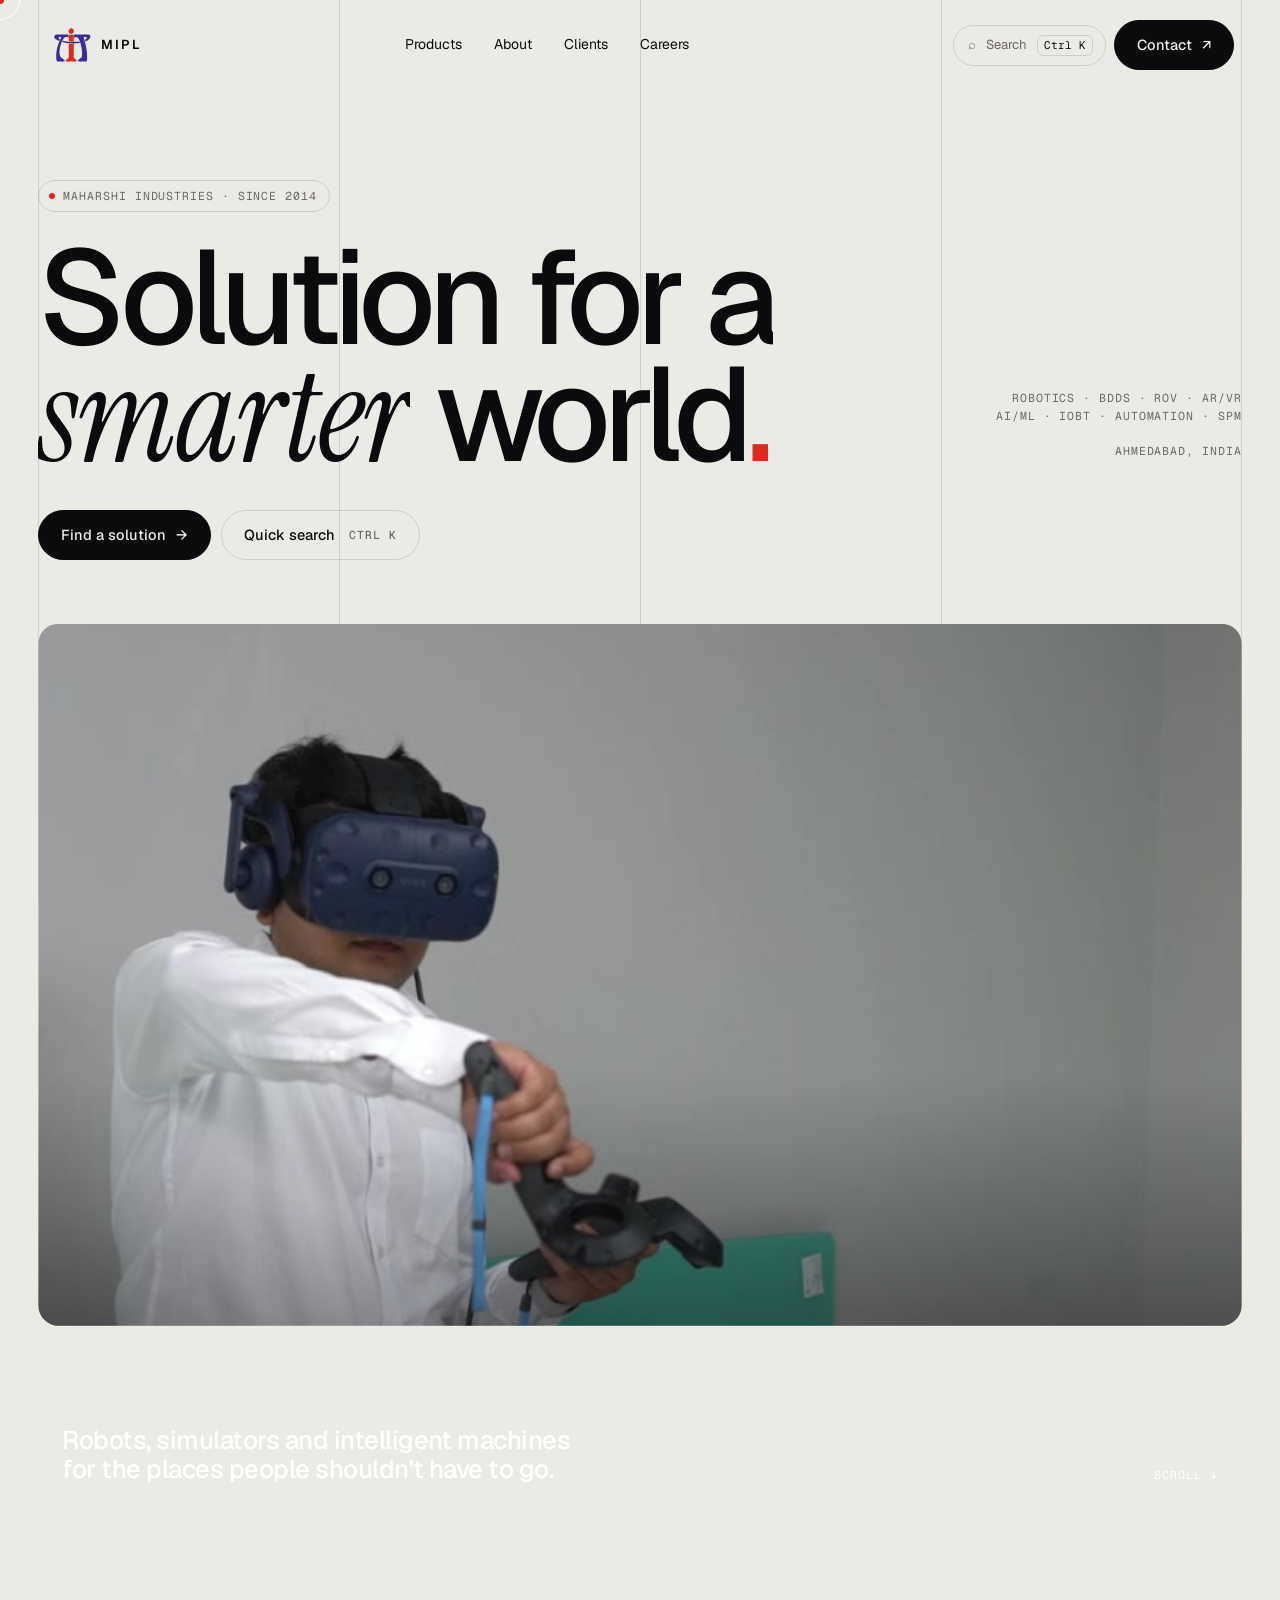
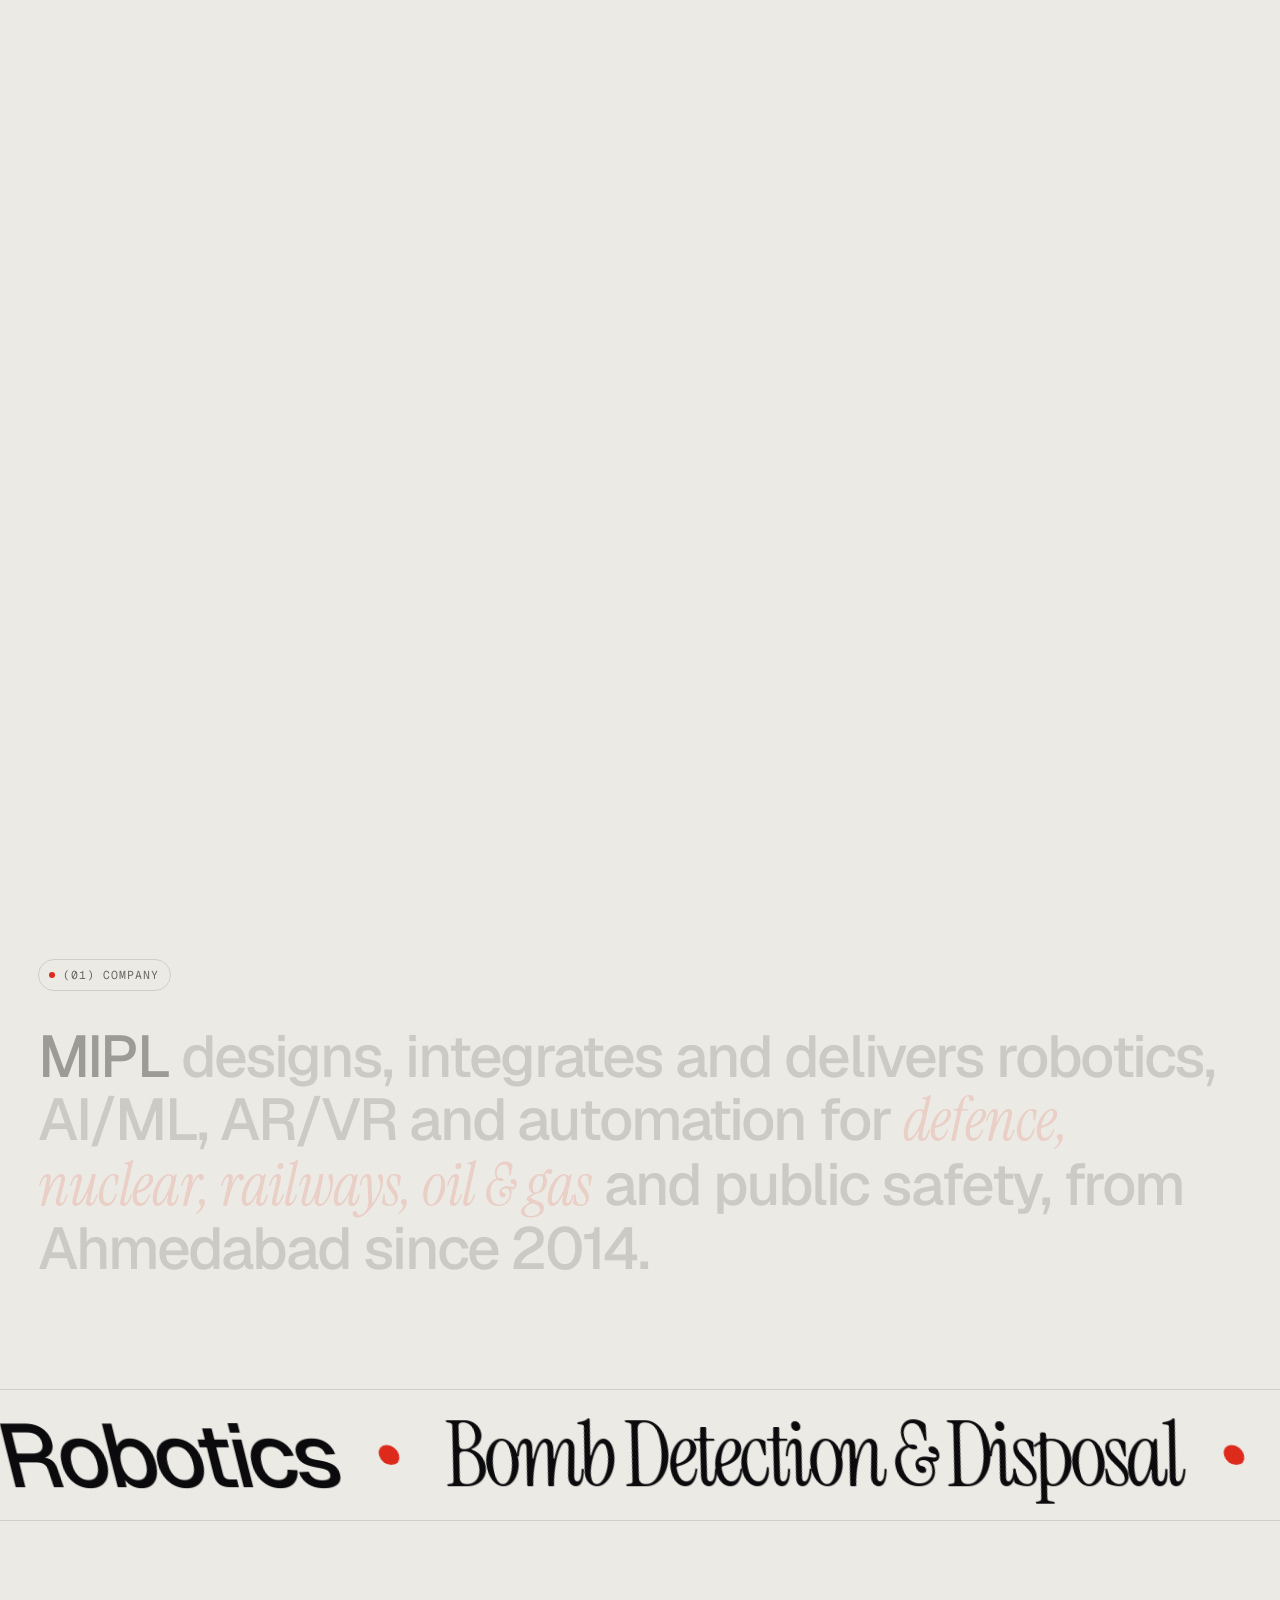
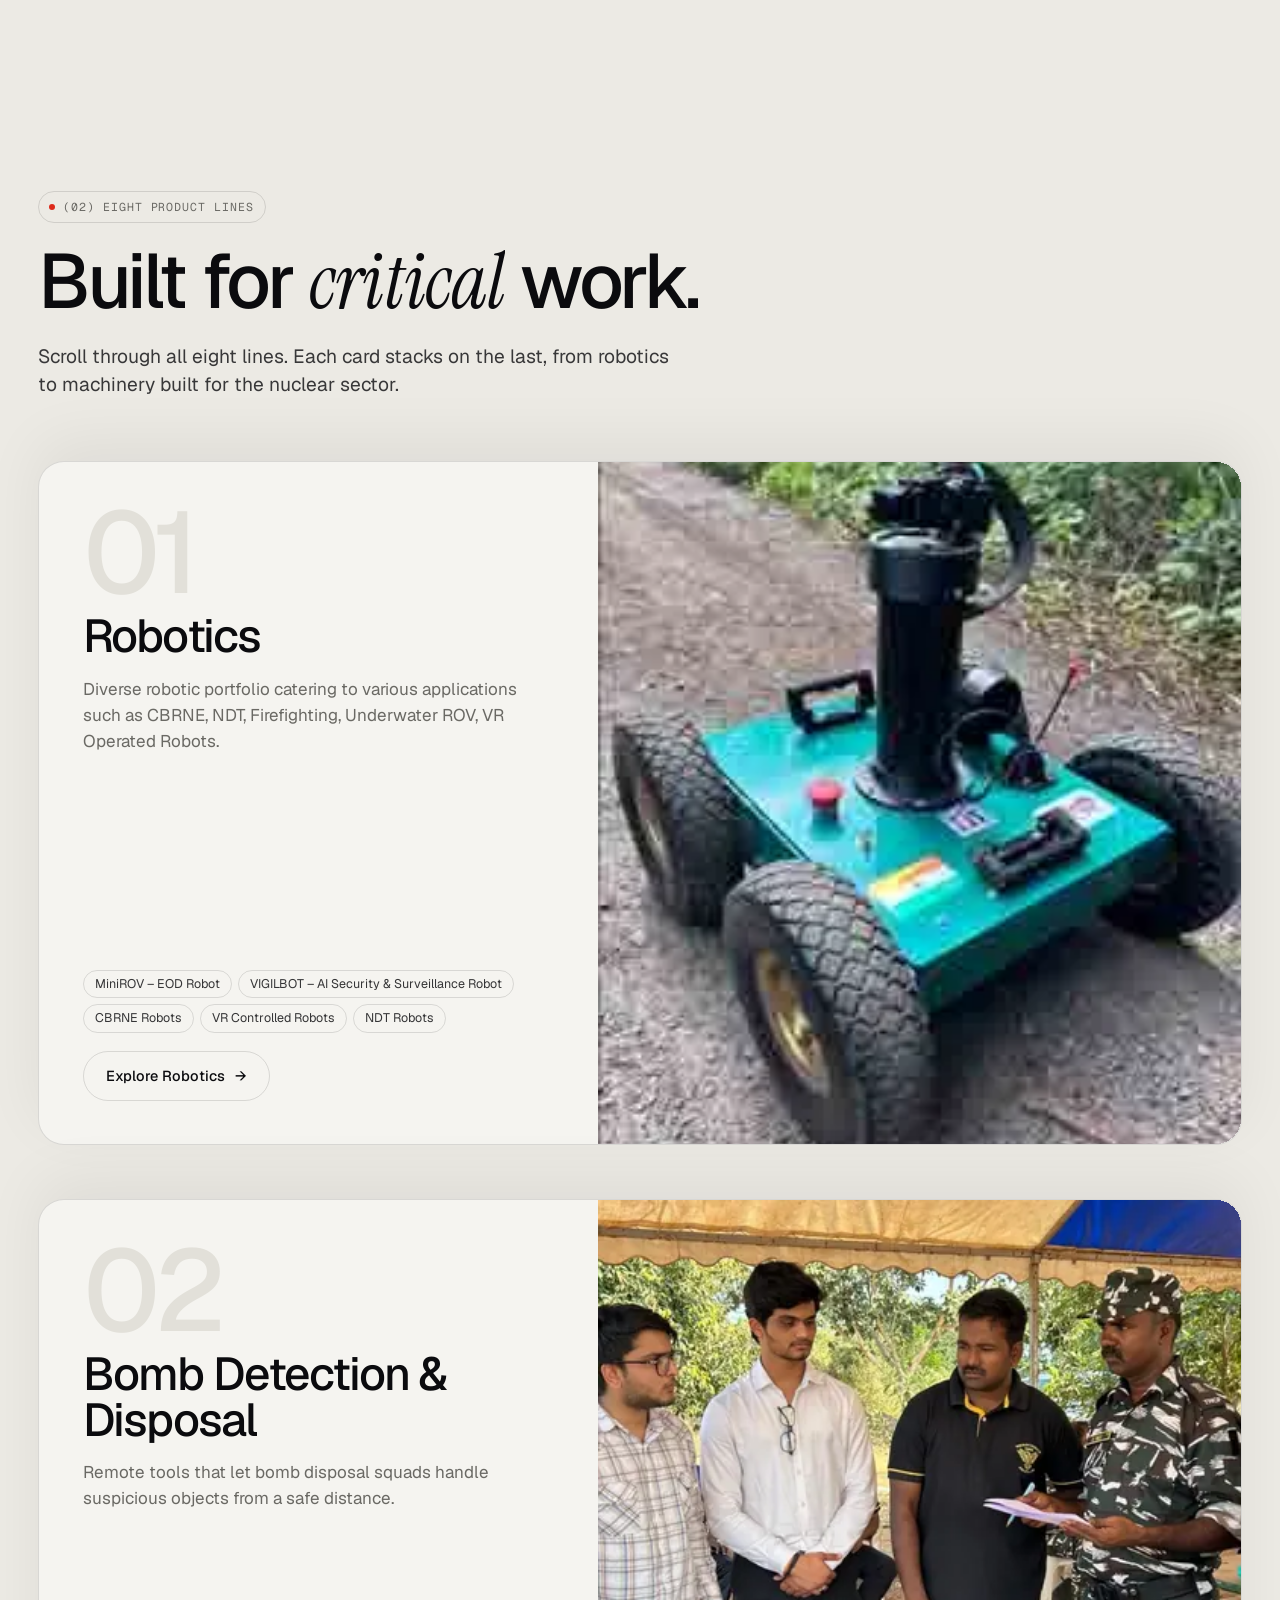
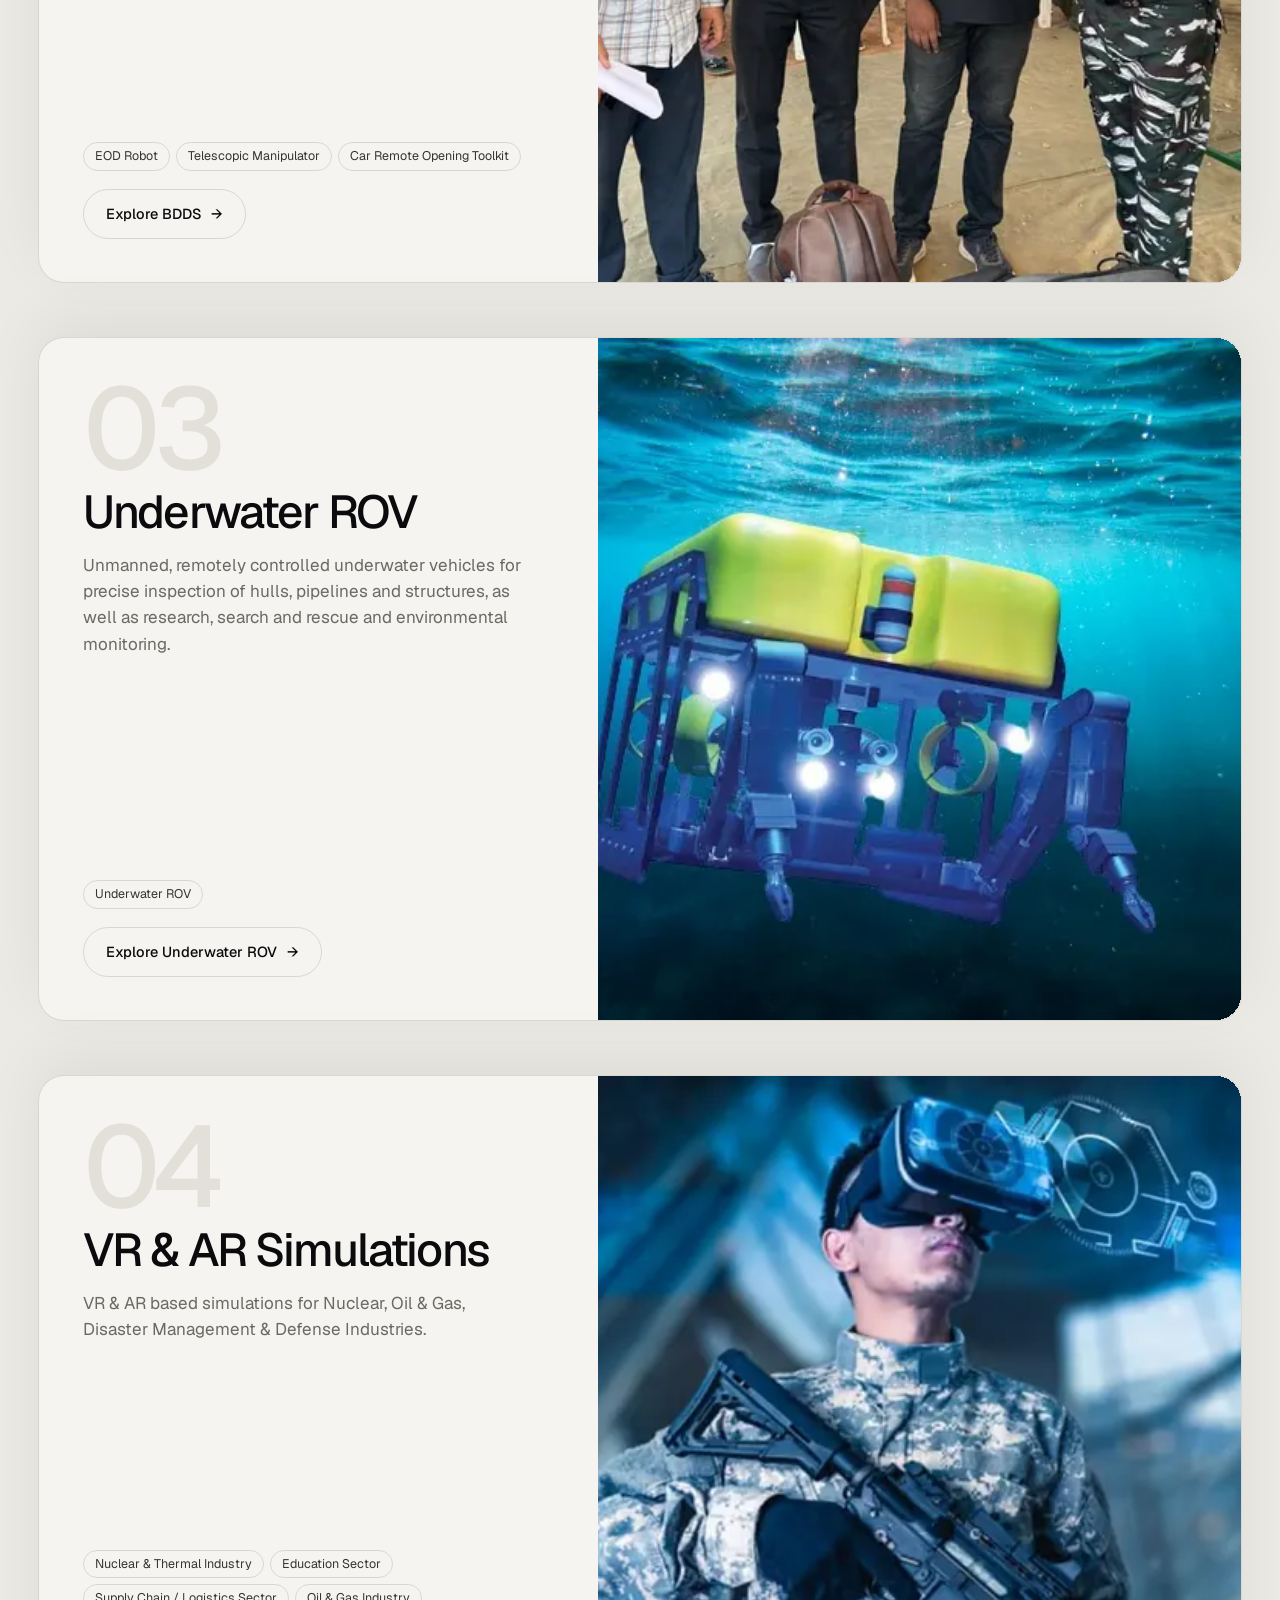
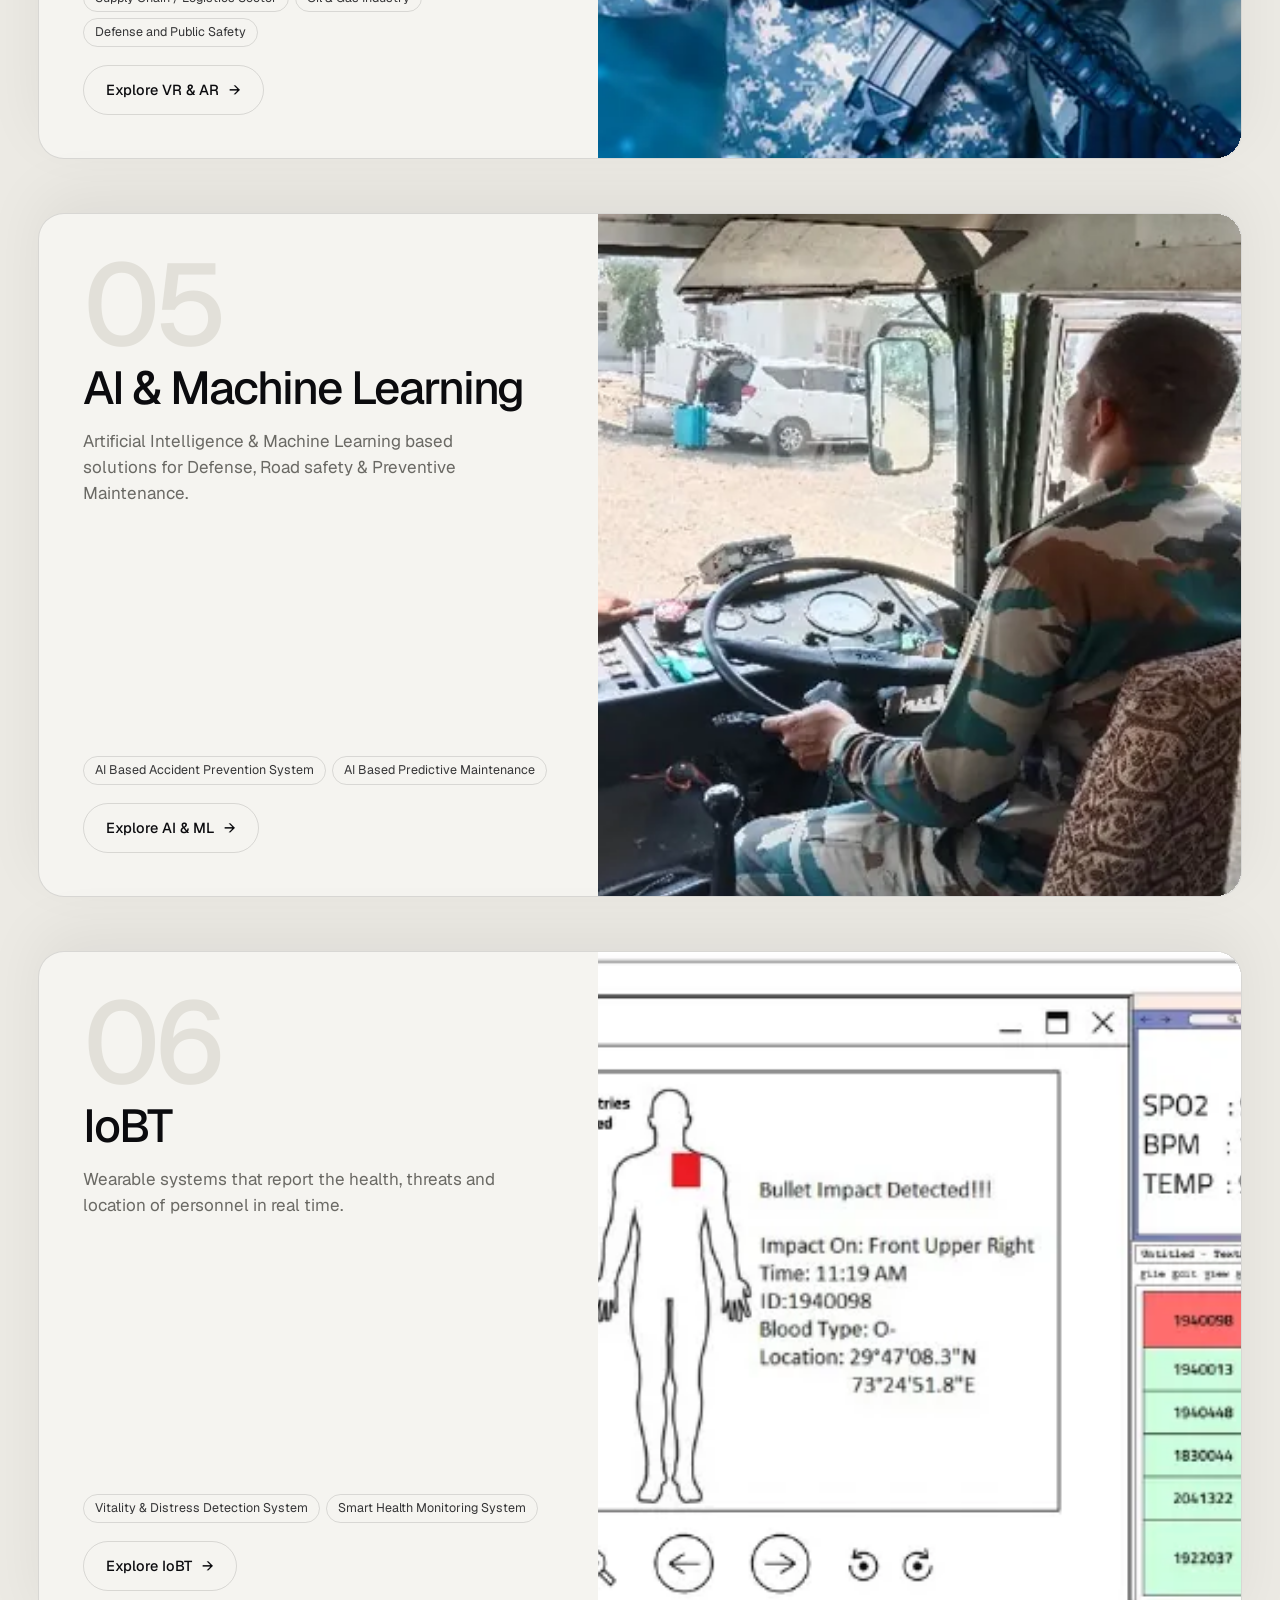
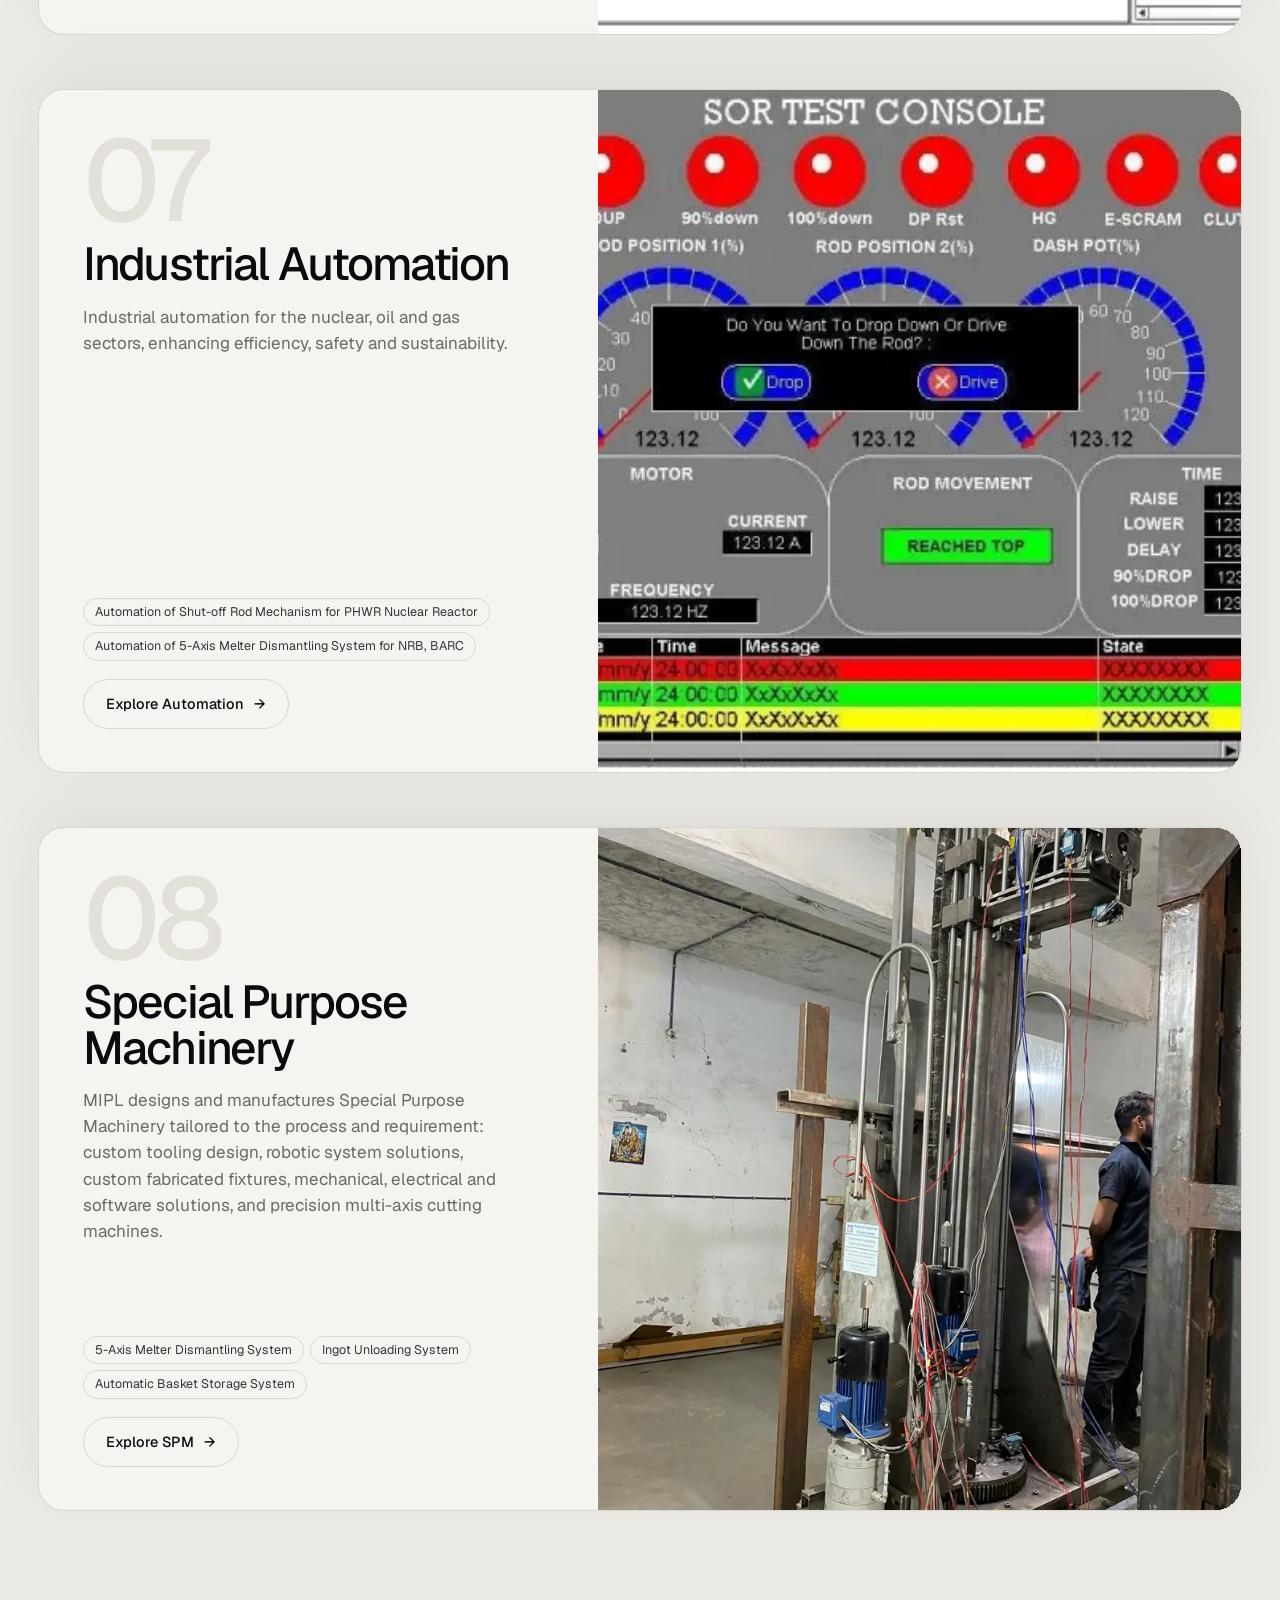
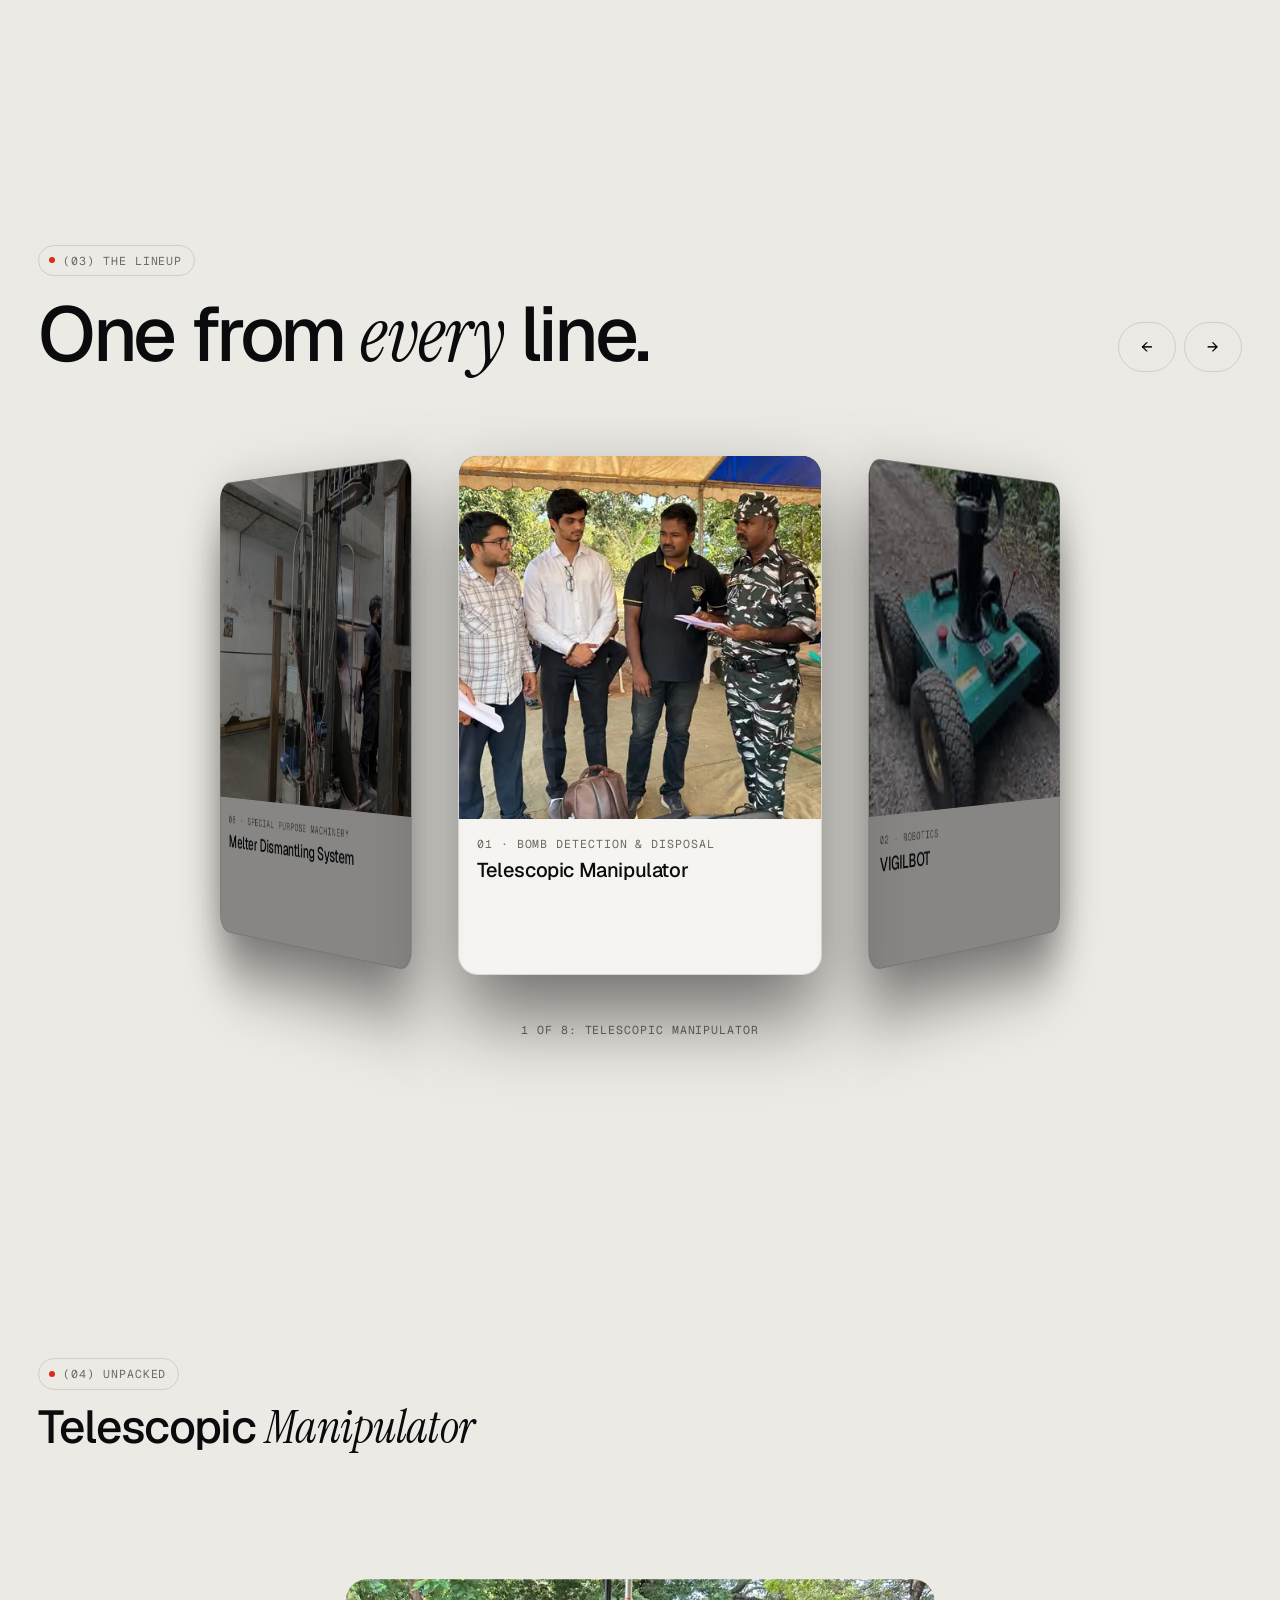
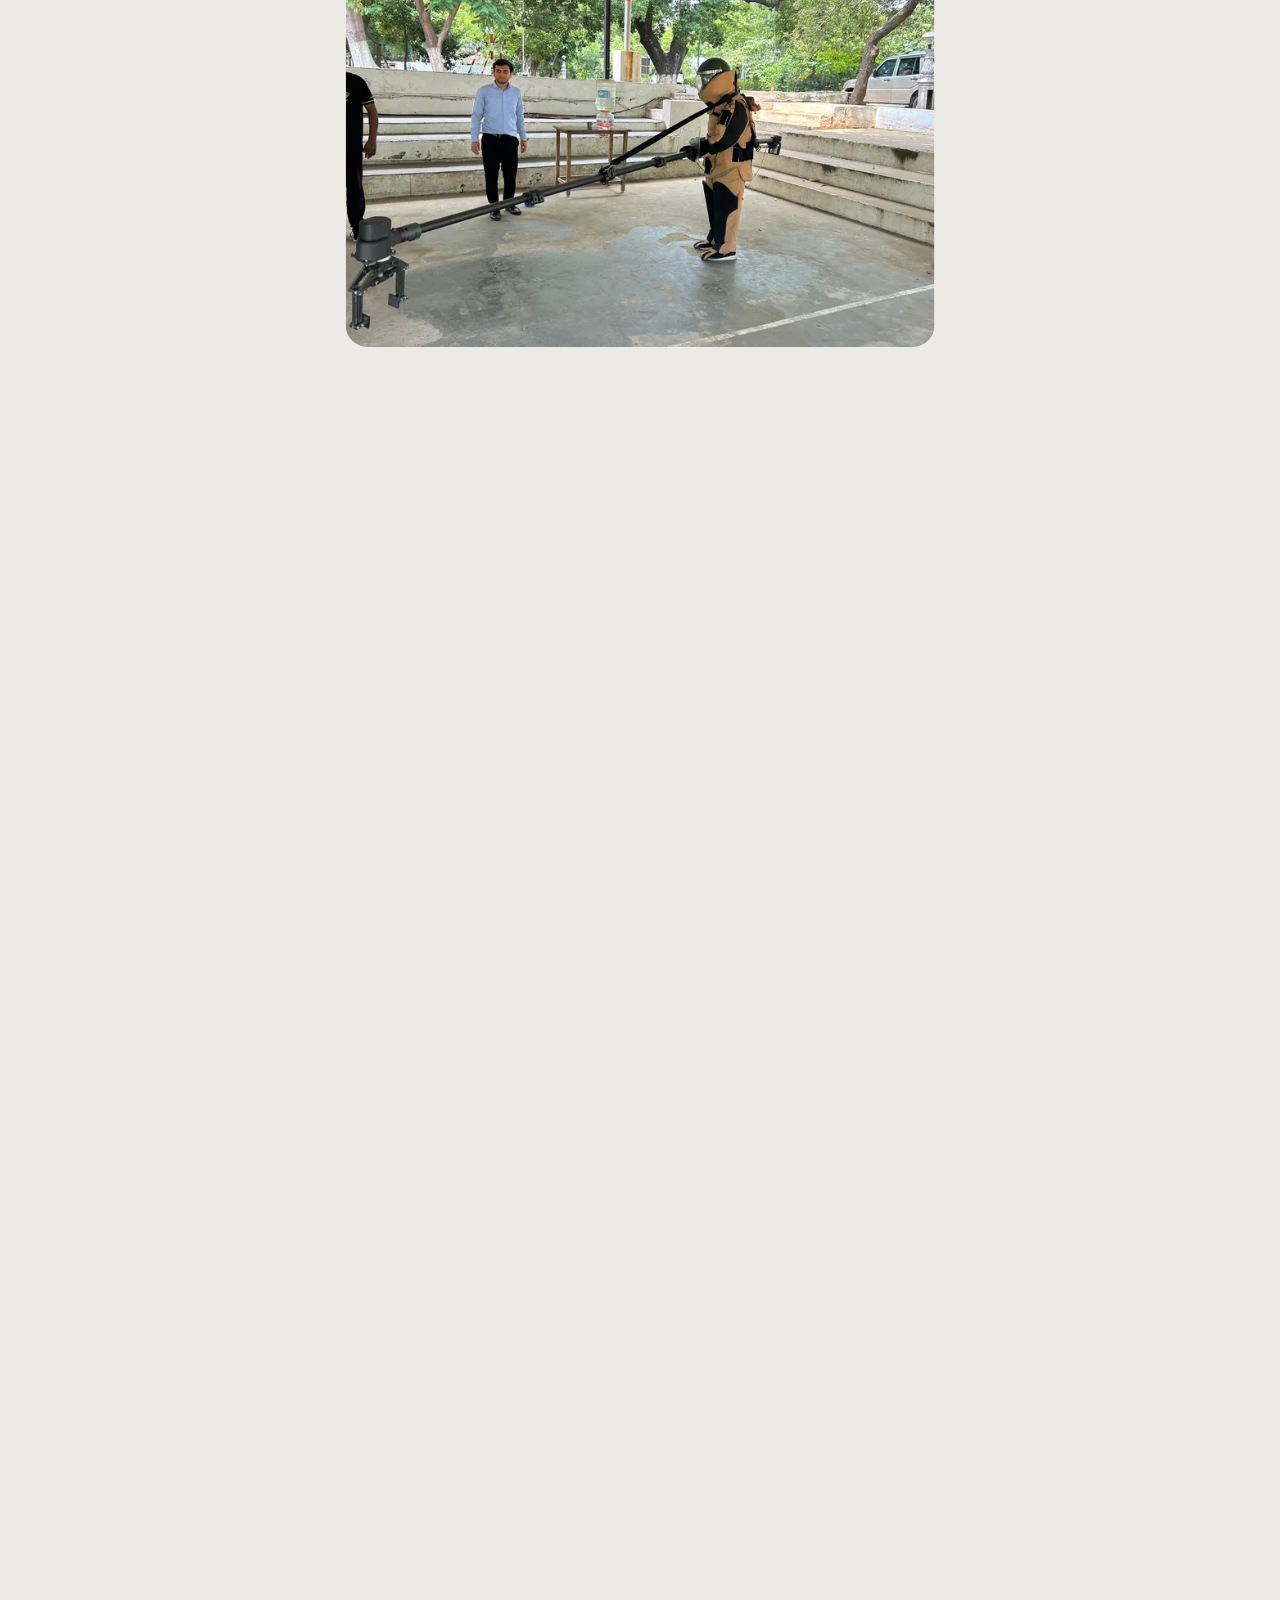
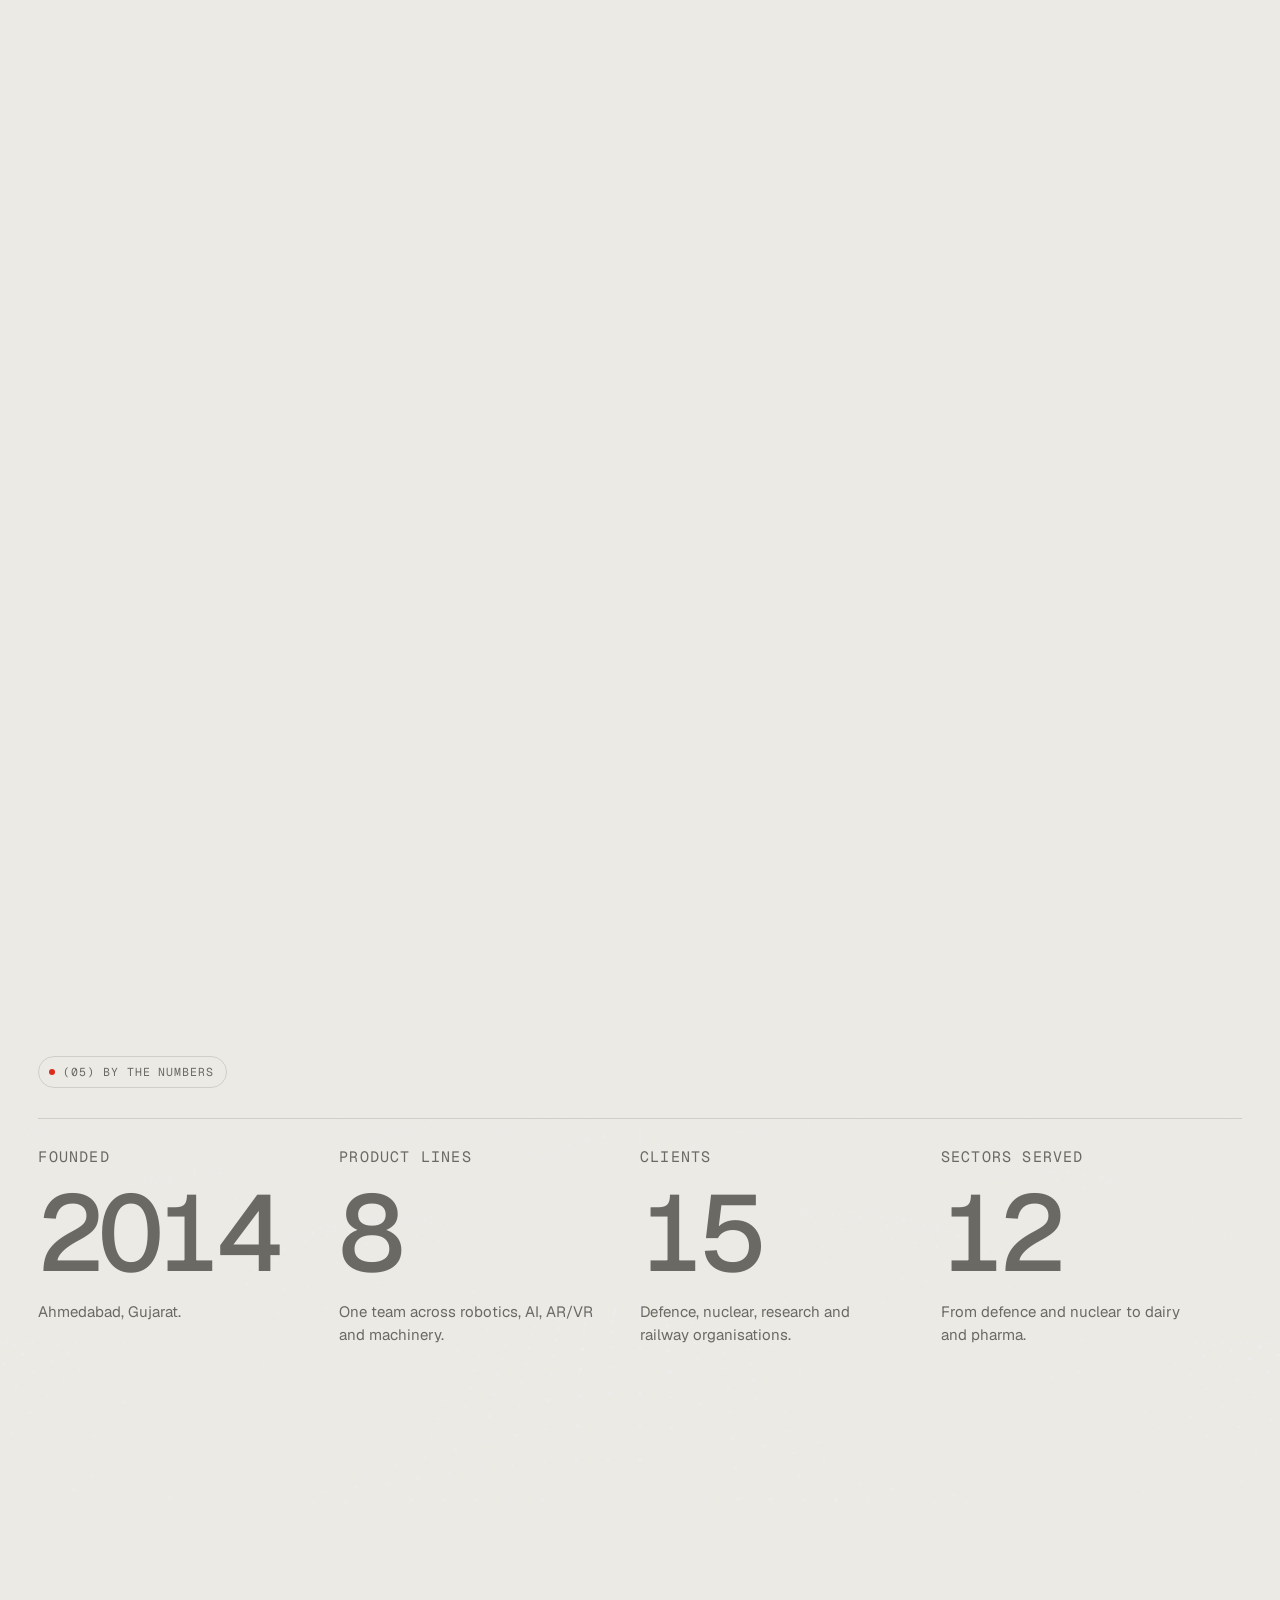
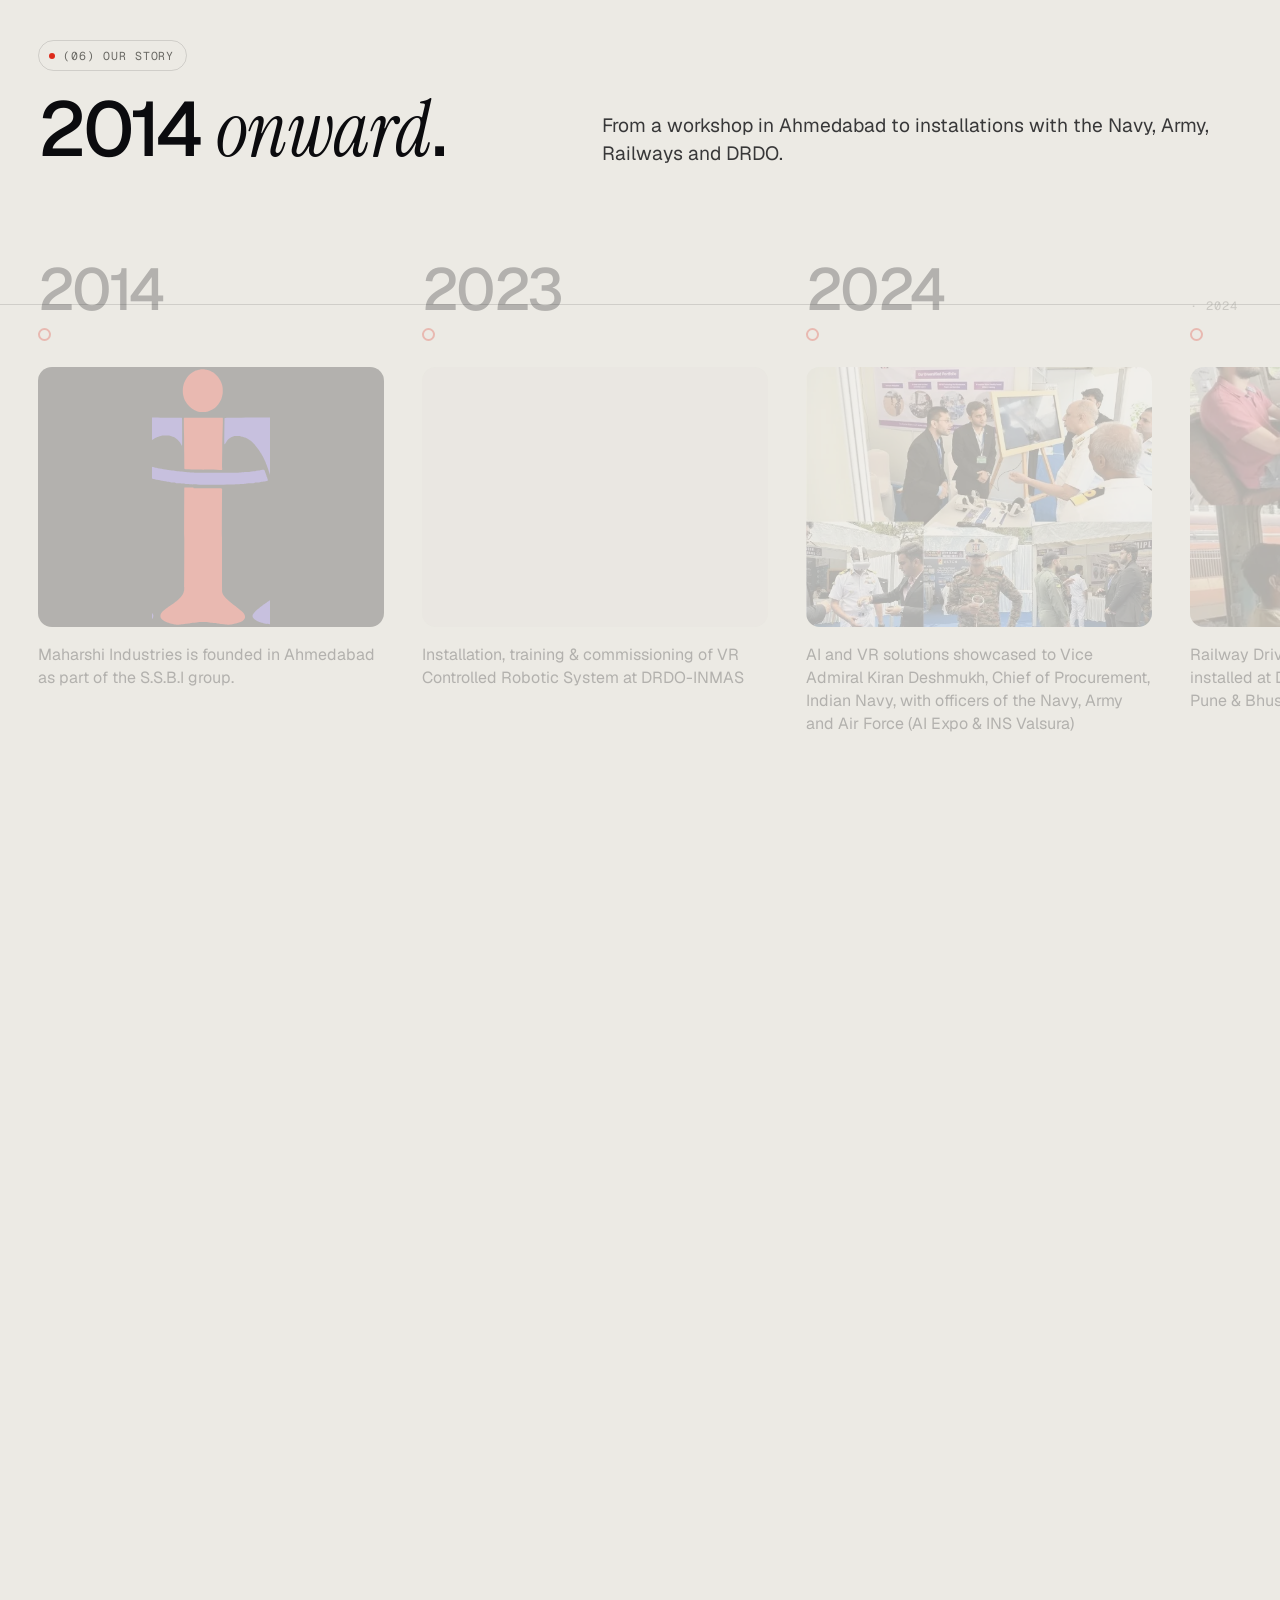
<file: index.html>
<!doctype html>
<html lang="en" data-root="" data-theme="light"><head>
<meta charset="utf-8"><meta name="viewport" content="width=device-width,initial-scale=1">
<title>MIPL — Maharshi Industries | Solution for a Smarter World</title><meta name="description" content="Maharshi Industries (MIPL), Ahmedabad: robotics, bomb detection &amp; disposal, underwater ROVs, VR/AR simulators, AI/ML, IoBT, industrial automation and special purpose machinery since 2014."><link rel="canonical" href="https://miplsolns.com/">
<meta name="theme-color" content="#ECEAE4">
<meta property="og:type" content="website"><meta property="og:site_name" content="Maharshi Industries Pvt. Ltd."><meta property="og:title" content="MIPL — Maharshi Industries | Solution for a Smarter World"><meta property="og:description" content="Maharshi Industries (MIPL), Ahmedabad: robotics, bomb detection &amp; disposal, underwater ROVs, VR/AR simulators, AI/ML, IoBT, industrial automation and special purpose machinery since 2014."><meta property="og:url" content="https://miplsolns.com/"><meta property="og:image" content="https://miplsolns.com/assets/og/og-default.jpg"><meta property="og:image:width" content="1200"><meta property="og:image:height" content="630">
<meta name="twitter:card" content="summary_large_image"><meta name="twitter:title" content="MIPL — Maharshi Industries | Solution for a Smarter World"><meta name="twitter:description" content="Maharshi Industries (MIPL), Ahmedabad: robotics, bomb detection &amp; disposal, underwater ROVs, VR/AR simulators, AI/ML, IoBT, industrial automation and special purpose machinery since 2014."><meta name="twitter:image" content="https://miplsolns.com/assets/og/og-default.jpg">
<link rel="icon" href="favicon.ico" sizes="48x48"><link rel="icon" href="favicon.svg" type="image/svg+xml"><link rel="apple-touch-icon" href="apple-touch-icon.png"><link rel="manifest" href="site.webmanifest">
<link rel="stylesheet" href="assets/css/v2.css">
<script>(function(h){h.classList.add('js');try{if(sessionStorage.getItem('miplCurtain')==='1'){sessionStorage.removeItem('miplCurtain');if(!matchMedia('(prefers-reduced-motion: reduce)').matches)h.classList.add('arriving')}}catch(e){}setTimeout(function(){h.classList.remove('arriving')},2500)})(document.documentElement);</script>
<script type="application/ld+json">{"@context": "https://schema.org", "@type": "Organization", "name": "Maharshi Industries Pvt. Ltd.", "alternateName": "MIPL", "url": "https://miplsolns.com/", "logo": "https://miplsolns.com/assets/logo/mipl-logo.svg", "email": "info@miplsolns.com", "telephone": "+91 97273 88634", "foundingDate": "2014", "address": {"@type": "PostalAddress", "streetAddress": "505-509, 5th Floor, Aarya Epoch, Navrangpura", "addressLocality": "Ahmedabad", "addressRegion": "Gujarat", "postalCode": "380009", "addressCountry": "IN"}, "sameAs": ["https://www.linkedin.com/company/maharshi-industries-pvt-ltd/"]}</script></head>
<body>
<div id="prog" aria-hidden="true"></div><div class="grid-lines" aria-hidden="true"><i></i><i></i><i></i><i></i></div><div id="intro" aria-hidden="true"><div class="door l"></div><div class="door r"></div><div class="stage"><svg class="mlogo" id="ilogo" viewBox="54 1 446 369" xmlns="http://www.w3.org/2000/svg" aria-hidden="true" focusable="false"><g id="mipl-blue"><path id="mipl-body-left" class="bp" d="M93.06 71.14c-1.49 0.06-2.69 0.18-3.56 0.36-0.73 0.15-2.01 0.33-2.88 0.39-2.08 0.15-3.05 0.3-3.86 0.61-0.36 0.15-1.23 0.35-1.91 0.45-0.68 0.1-1.61 0.33-2.08 0.5-0.46 0.18-1.33 0.43-1.93 0.55-0.6 0.14-1.33 0.36-1.62 0.51-0.29 0.15-0.99 0.4-1.54 0.55-1.11 0.31-2.36 0.8-3.12 1.21-0.28 0.14-0.73 0.38-1 0.5-0.28 0.12-0.73 0.36-1 0.5-0.28 0.15-0.79 0.41-1.15 0.6-1.43 0.73-4.23 2.95-5.41 4.3-1.29 1.48-2.7 3.56-2.94 4.35-0.05 0.16-0.29 0.7-0.53 1.21-0.24 0.51-0.53 1.36-0.61 1.88-0.1 0.53-0.3 1.36-0.44 1.85-0.56 1.99-0.56 7.03 0 9.16 0.14 0.51 0.34 1.5 0.45 2.19 0.11 0.68 0.34 1.55 0.5 1.94 0.16 0.38 0.39 1 0.5 1.38 0.46 1.68 2.36 5 4.42 7.75 1.54 2.05 5.29 5.51 7.95 7.31 0.35 0.24 0.89 0.61 1.2 0.84 1.36 0.98 3.59 2.43 5.3 3.48 0.49 0.3 1.1 0.69 1.38 0.88 0.28 0.19 0.75 0.46 1.05 0.61 0.3 0.16 0.78 0.45 1.05 0.65 0.28 0.2 0.56 0.36 0.65 0.36 0.09-0 0.38 0.15 0.64 0.34 0.26 0.19 0.91 0.58 1.43 0.86 0.51 0.29 1.64 0.91 2.5 1.39 0.86 0.48 1.76 0.99 2 1.12 0.24 0.15 0.64 0.33 0.89 0.4 0.25 0.09 0.55 0.25 0.68 0.39 0.11 0.12 0.53 0.35 0.91 0.51 0.39 0.15 0.85 0.38 1.03 0.5 0.18 0.11 0.65 0.38 1.06 0.58 0.41 0.2 0.98 0.49 1.25 0.64 0.28 0.15 0.75 0.39 1.06 0.53 0.31 0.14 0.76 0.36 1 0.5 0.24 0.14 0.69 0.36 1 0.5 0.31 0.14 0.76 0.36 1 0.5 0.59 0.31 4.86 2.36 7.62 3.66 1.83 0.86 2.83 1.14 3.38 0.94 0.38-0.12 0.43-0.2 1.29-1.91 0.1-0.21 0.73-1.56 1.4-3 1.28-2.76 2.19-4.71 2.56-5.44 0.12-0.24 0.35-0.74 0.5-1.11 0.14-0.38 0.36-0.83 0.49-1 0.11-0.18 0.33-0.6 0.45-0.94 0.12-0.35 0.59-1.33 1.03-2.18 0.81-1.61 0.95-2.21 0.68-2.94-0.15-0.4-1.44-1.39-4.26-3.26-0.73-0.48-1.65-1.16-2.06-1.51-0.41-0.36-1-0.81-1.31-1.01-1.34-0.85-3.44-2.7-4.19-3.7-0.33-0.41-0.84-1.35-1.15-2.08-0.69-1.6-0.84-2.71-0.75-5.26l0.06-1.66 0.54-1.09c0.41-0.8 0.79-1.31 1.49-2.02 1.18-1.18 2.1-1.69 4.56-2.5 1.64-0.54 2.08-0.62 3.5-0.74 3.25-0.25 7.99-0.29 11.45-0.09l3.33 0.19 1.49 0.59c1.65 0.65 2.16 0.98 2.62 1.69 0.43 0.64 0.5 1.33 0.25 2.08-0.11 0.34-0.29 0.94-0.39 1.35-0.11 0.4-0.3 0.89-0.44 1.07-0.12 0.19-0.36 0.66-0.51 1.07-0.15 0.4-0.38 0.88-0.49 1.05-0.12 0.18-0.4 0.68-0.61 1.12-0.21 0.45-0.48 0.95-0.58 1.12-0.1 0.18-0.53 1.04-0.95 1.94-0.43 0.89-0.86 1.76-0.99 1.94-0.11 0.18-0.31 0.59-0.44 0.94-0.14 0.34-0.35 0.83-0.5 1.06-0.14 0.24-0.36 0.69-0.5 1-0.12 0.31-0.34 0.71-0.45 0.89-0.12 0.18-0.34 0.6-0.48 0.94-0.12 0.34-0.58 1.29-0.99 2.11-0.4 0.83-1.01 2.06-1.34 2.75-0.33 0.69-0.81 1.7-1.07 2.25-1.11 2.35-3.93 8.53-4.74 10.44-0.19 0.45-0.61 1.38-0.94 2.06-0.31 0.69-0.73 1.61-0.89 2.06-0.18 0.45-0.44 1.04-0.6 1.31-0.16 0.28-0.36 0.78-0.44 1.12-0.09 0.34-0.28 0.83-0.43 1.06-0.36 0.58-1.03 2.08-1.48 3.28-0.19 0.53-0.49 1.23-0.65 1.56-0.16 0.33-0.38 0.83-0.46 1.1-0.09 0.28-0.31 0.81-0.5 1.19-0.19 0.38-0.44 0.98-0.54 1.33-0.1 0.35-0.33 0.91-0.5 1.25-0.18 0.34-0.38 0.86-0.46 1.18-0.09 0.31-0.26 0.79-0.41 1.06-0.31 0.6-1.11 2.62-1.58 4-0.2 0.55-0.49 1.28-0.66 1.62-0.18 0.34-0.41 0.96-0.53 1.36-0.12 0.4-0.29 0.85-0.39 1-0.09 0.15-0.26 0.6-0.38 1-0.12 0.41-0.38 1.11-0.58 1.55-0.2 0.44-0.45 1.11-0.56 1.5-0.11 0.4-0.34 0.98-0.5 1.29-0.15 0.31-0.38 0.9-0.48 1.31-0.11 0.41-0.36 1.11-0.56 1.56-0.2 0.44-0.4 1-0.45 1.24-0.05 0.24-0.25 0.83-0.44 1.31-0.19 0.48-0.51 1.38-0.73 2-0.21 0.61-0.5 1.49-0.65 1.94-0.15 0.45-0.44 1.24-0.64 1.75-0.2 0.51-0.45 1.3-0.56 1.75-0.11 0.45-0.33 1.1-0.49 1.44-0.15 0.35-0.35 0.94-0.44 1.31-0.09 0.38-0.29 1.01-0.46 1.41-0.16 0.4-0.41 1.21-0.55 1.8-0.14 0.6-0.39 1.35-0.55 1.66-0.15 0.31-0.35 0.9-0.44 1.31-0.08 0.41-0.31 1.16-0.51 1.66-0.19 0.49-0.41 1.28-0.49 1.75-0.08 0.46-0.3 1.2-0.5 1.65-0.2 0.45-0.43 1.2-0.51 1.69-0.08 0.48-0.3 1.24-0.49 1.69-0.2 0.45-0.41 1.23-0.49 1.74-0.09 0.51-0.31 1.3-0.51 1.76-0.2 0.45-0.43 1.2-0.5 1.66-0.06 0.45-0.29 1.24-0.49 1.74-0.2 0.5-0.44 1.39-0.51 1.96-0.09 0.64-0.26 1.3-0.46 1.68-0.2 0.4-0.4 1.15-0.54 2.01-0.12 0.79-0.34 1.61-0.5 1.91-0.15 0.31-0.36 1.15-0.51 2.05-0.14 0.89-0.35 1.7-0.48 1.91-0.25 0.41-0.45 1.28-0.59 2.51-0.04 0.41-0.21 1.05-0.38 1.41-0.29 0.66-0.46 1.43-0.61 2.84-0.05 0.41-0.21 1.06-0.38 1.44-0.31 0.75-0.5 1.61-0.62 2.88-0.05 0.44-0.24 1.29-0.44 1.88-0.21 0.65-0.43 1.64-0.5 2.45-0.09 0.8-0.3 1.8-0.51 2.45-0.24 0.71-0.4 1.6-0.5 2.56-0.09 0.94-0.28 1.89-0.5 2.61-0.24 0.74-0.43 1.74-0.55 2.88-0.1 0.96-0.26 2-0.38 2.3-0.34 0.94-0.54 2.11-0.62 3.62-0.04 0.79-0.16 1.71-0.25 2.06-0.49 1.76-0.59 2.29-0.75 4.25-0.1 1.16-0.3 2.55-0.44 3.06-0.29 1.05-0.62 3.86-0.62 5.16 0 0.46-0.14 1.48-0.3 2.25-0.39 1.81-0.55 3.19-0.65 5.59-0.04 1.06-0.21 2.73-0.38 3.69-0.36 2.24-0.53 4.11-0.68 8.06-0.06 1.75-0.2 3.8-0.3 4.54-0.46 3.38-0.7 10.95-0.7 22.59 0 12.24 0.21 18.4 0.74 21.75 0.12 0.86 0.28 2.46 0.31 3.56 0.1 2.56 0.28 4.15 0.58 5.29 0.14 0.5 0.34 1.75 0.45 2.79 0.12 1.2 0.31 2.24 0.5 2.84 0.18 0.53 0.4 1.53 0.5 2.24 0.1 0.71 0.31 1.61 0.48 2.01 0.16 0.39 0.39 1.14 0.51 1.65 0.11 0.51 0.35 1.18 0.5 1.46 0.16 0.29 0.39 0.83 0.5 1.19 0.21 0.66 0.44 1.04 1.88 3.26 0.89 1.39 2.91 3.44 4.06 4.14 2 1.2 2.73 1.56 3.44 1.7 0.41 0.09 1.2 0.33 1.75 0.54l1 0.39 3.88 0.05c4.34 0.05 6.88-0.09 9.64-0.53 5.44-0.89 16.7-0.83 20.55 0.1 0.81 0.2 2.02 0.36 3.2 0.44 1.05 0.08 2.53 0.28 3.35 0.45 2.05 0.45 4.05 0.59 8.51 0.59 4.21-0 5.81-0.12 7.31-0.59 0.51-0.16 1.49-0.36 2.15-0.43 0.68-0.08 1.65-0.28 2.19-0.45 0.54-0.18 1.5-0.4 2.15-0.51 0.64-0.1 1.4-0.28 1.69-0.38 0.28-0.11 1.03-0.35 1.64-0.54 0.62-0.19 1.35-0.46 1.62-0.6 0.28-0.15 0.8-0.35 1.15-0.45 0.79-0.24 2.18-0.99 2.81-1.51 0.25-0.21 0.68-0.54 0.95-0.73 0.65-0.44 2.04-2.16 2.53-3.14 0.66-1.36 0.74-3.43 0.15-4.35-0.15-0.24-0.41-0.7-0.59-1.03-0.4-0.75-1.91-2.34-3.81-4.01-1.51-1.33-1.71-1.49-3.69-2.8-0.69-0.45-1.6-1.12-2.02-1.49-0.43-0.35-0.96-0.75-1.19-0.86-0.23-0.11-1.01-0.64-1.75-1.16-0.74-0.53-1.75-1.24-2.24-1.58-0.5-0.35-1.1-0.79-1.35-0.98-0.25-0.19-0.95-0.69-1.58-1.1-1.49-0.99-3.8-2.6-4.29-2.99-0.41-0.33-0.89-0.66-2.71-1.89-0.61-0.41-1.36-0.94-1.65-1.15-0.29-0.23-0.79-0.59-1.12-0.81-0.33-0.23-0.8-0.55-1.04-0.71-0.24-0.16-1.14-0.79-2-1.38-0.86-0.58-1.81-1.26-2.12-1.5-0.31-0.25-0.85-0.64-1.2-0.86-2.14-1.41-6.41-4.93-8.22-6.76-1.98-2-3.99-4.83-4.96-6.94-0.14-0.31-0.41-0.81-0.61-1.12-0.19-0.31-0.43-0.81-0.5-1.12-0.09-0.31-0.29-0.79-0.44-1.06-0.16-0.28-0.39-0.84-0.5-1.25-0.12-0.41-0.35-1-0.5-1.31-0.16-0.31-0.35-0.83-0.44-1.12-0.09-0.31-0.34-1.04-0.56-1.62-0.23-0.59-0.45-1.31-0.5-1.62-0.05-0.31-0.26-0.98-0.46-1.49-0.2-0.51-0.45-1.38-0.55-1.94-0.11-0.56-0.3-1.25-0.43-1.54-0.12-0.3-0.33-1.14-0.44-1.86-0.12-0.74-0.38-1.8-0.58-2.36-0.23-0.68-0.4-1.53-0.49-2.44-0.09-0.76-0.29-1.85-0.45-2.41-0.23-0.75-0.36-1.68-0.49-3.39-0.11-1.29-0.33-3.03-0.5-3.84-0.41-1.99-0.53-3.34-0.71-8.86-0.31-9.09-0.05-23.24 0.5-26.5 0.4-2.38 0.51-3.34 0.65-5.56 0.09-1.34 0.28-2.8 0.5-3.94 0.2-1 0.39-2.38 0.44-3.06 0.09-1.48 0.28-2.69 0.53-3.38 0.19-0.55 0.34-1.49 0.54-3.5 0.08-0.76 0.28-1.94 0.44-2.62 0.18-0.69 0.36-1.81 0.45-2.5 0.08-0.69 0.3-1.88 0.49-2.62 0.2-0.76 0.43-1.85 0.5-2.44 0.21-1.73 0.34-2.44 0.56-2.95 0.11-0.26 0.31-1.19 0.44-2.05 0.14-0.86 0.35-1.9 0.49-2.31 0.12-0.41 0.35-1.45 0.5-2.31 0.15-0.86 0.41-2.01 0.59-2.56 0.18-0.55 0.4-1.54 0.5-2.2 0.1-0.66 0.29-1.45 0.41-1.75 0.14-0.3 0.36-1.2 0.5-2 0.14-0.79 0.39-1.8 0.56-2.25 0.16-0.44 0.41-1.35 0.55-2.01 0.15-0.66 0.34-1.36 0.44-1.56 0.1-0.19 0.31-0.9 0.46-1.58 0.15-0.69 0.44-1.66 0.62-2.19 0.19-0.54 0.41-1.3 0.49-1.71 0.09-0.41 0.29-1.06 0.45-1.44 0.16-0.38 0.38-1.09 0.49-1.58 0.1-0.49 0.35-1.29 0.56-1.78 0.2-0.49 0.44-1.25 0.53-1.68 0.09-0.44 0.25-0.99 0.38-1.23 0.11-0.25 0.35-0.93 0.53-1.5 0.16-0.59 0.45-1.4 0.61-1.81 0.18-0.41 0.39-1.06 0.48-1.44 0.09-0.38 0.3-0.98 0.46-1.34 0.16-0.35 0.41-1.05 0.55-1.54 0.14-0.5 0.36-1.14 0.51-1.41 0.14-0.29 0.41-1 0.61-1.59 0.56-1.7 1.2-3.44 1.46-3.96 0.14-0.26 0.35-0.81 0.46-1.23 0.12-0.41 0.35-1.01 0.51-1.33 0.15-0.31 0.4-0.94 0.55-1.38 0.15-0.44 0.34-0.91 0.43-1.05 0.09-0.14 0.29-0.64 0.44-1.1 0.16-0.46 0.41-1.09 0.58-1.38 0.16-0.29 0.36-0.78 0.44-1.09 0.09-0.3 0.29-0.83 0.45-1.15 0.16-0.33 0.44-0.95 0.6-1.4 0.18-0.44 0.4-0.94 0.5-1.1 0.11-0.16 0.3-0.61 0.44-0.99 0.12-0.39 0.41-1.03 0.61-1.44 0.21-0.4 0.48-0.99 0.59-1.3 0.11-0.3 0.29-0.69 0.39-0.85 0.11-0.18 0.33-0.68 0.49-1.14 0.15-0.45 0.43-1.05 0.61-1.31 0.18-0.26 0.33-0.59 0.33-0.71 0-0.11 0.21-0.62 0.49-1.14 0.26-0.5 0.53-1.09 0.56-1.3 0.05-0.21 0.23-0.58 0.4-0.81 0.16-0.23 0.41-0.73 0.55-1.1 0.15-0.38 0.38-0.84 0.51-1.03 0.14-0.2 0.36-0.68 0.49-1.06 0.14-0.4 0.33-0.81 0.43-0.91 0.1-0.11 0.36-0.6 0.6-1.07 0.24-0.49 0.53-1.05 0.62-1.25 0.11-0.21 0.56-1.09 1-1.96 0.71-1.44 1.1-2.19 2.3-4.44 0.21-0.4 0.55-1.01 0.76-1.35 0.21-0.35 0.7-1.16 1.09-1.81 1.96-3.29 3.23-5.18 5.64-8.44 3.33-4.5 8.69-9.93 11.89-12.03 0.54-0.36 1.2-0.83 1.46-1.03 0.56-0.45 3.71-2.16 4.6-2.51 0.34-0.14 0.89-0.38 1.21-0.54 0.33-0.16 0.86-0.36 1.2-0.45 0.34-0.09 0.83-0.26 1.1-0.4 0.28-0.14 1.26-0.41 2.2-0.62 0.94-0.2 2.14-0.49 2.65-0.62 0.85-0.24 1.29-0.26 4.81-0.28l3.88-0.01 0.94 0.33c0.53 0.18 1.54 0.44 2.25 0.58 0.73 0.14 1.62 0.39 2 0.56 0.38 0.18 0.94 0.38 1.23 0.46 2.18 0.58 6.55 3.84 8.46 6.31 0.41 0.54 0.99 1.25 1.28 1.6 0.29 0.35 0.76 1.11 1.05 1.7 0.29 0.59 0.66 1.25 0.81 1.48 0.16 0.21 0.4 0.66 0.53 1 0.12 0.34 0.31 0.61 0.43 0.64 0.55 0.1 0.54 0.53 0.49-19.85-0.05-22.11 0.11-19.69-1.34-19.88-0.48-0.06-6.15-0.11-12.61-0.12-12.62-0-20.86-0.12-42.06-0.62-2.58-0.06-11.01-0.18-18.75-0.25-11.93-0.12-14.98-0.19-20.06-0.45-8.35-0.44-19.09-0.62-24-0.41Z"/><path id="mipl-body-right" class="bp" d="M402 71.14c-6.68 0.08-9.41 0.18-14.25 0.5-1.76 0.11-10.08 0.26-28.56 0.49-6.05 0.08-13.48 0.19-16.5 0.26-12.99 0.29-23.65 0.4-45.88 0.48-25.59 0.09-24.15 0.04-24.43 0.75-0.06 0.18-0.16 1.5-0.2 2.95-0.06 2.16-0.29 24.39-0.31 30.25-0.01 1.81 0.15 3.64 0.35 3.84 0.21 0.21 0.58-0.01 0.96-0.62 1.05-1.66 1.49-2.4 1.78-2.96 1-1.96 4.12-5.05 6.14-6.04 0.39-0.2 0.94-0.48 1.21-0.62 0.46-0.24 1.58-0.62 3.12-1.1 0.44-0.14 1.44-0.21 3.38-0.26 3.38-0.08 5.95 0.09 7 0.46 0.41 0.15 1.34 0.36 2.06 0.49 0.75 0.14 1.59 0.36 1.94 0.54 0.35 0.18 1.05 0.44 1.56 0.59 1 0.3 3.78 1.64 4.81 2.31 0.35 0.23 0.89 0.58 1.21 0.78 1.14 0.71 2.06 1.43 3.79 2.95 2.78 2.45 4.9 4.94 9.33 10.91 0.62 0.84 1.75 2.54 2.76 4.16 0.45 0.74 0.95 1.5 1.1 1.69 0.16 0.2 0.46 0.7 0.69 1.12 0.21 0.43 0.61 1.14 0.88 1.59 0.66 1.11 1.41 2.54 2.25 4.25 1.29 2.61 1.66 3.44 1.81 3.94 0.09 0.28 0.31 0.75 0.5 1.06 0.19 0.31 0.41 0.88 0.5 1.25 0.09 0.38 0.31 1 0.51 1.38 0.19 0.38 0.41 0.96 0.49 1.31 0.08 0.34 0.28 0.85 0.44 1.12 0.16 0.29 0.41 0.98 0.55 1.55 0.14 0.56 0.38 1.2 0.51 1.39 0.15 0.2 0.35 0.78 0.45 1.28 0.1 0.5 0.35 1.25 0.55 1.66 0.2 0.41 0.41 1.07 0.49 1.46 0.08 0.39 0.28 1 0.45 1.34 0.18 0.35 0.4 1.01 0.5 1.48 0.11 0.48 0.36 1.21 0.56 1.66 0.2 0.45 0.43 1.18 0.5 1.61 0.08 0.45 0.28 1.07 0.45 1.4 0.16 0.33 0.4 1.1 0.54 1.71 0.14 0.62 0.36 1.35 0.5 1.62 0.14 0.28 0.35 0.91 0.46 1.41 0.11 0.51 0.34 1.24 0.5 1.62 0.16 0.39 0.4 1.21 0.54 1.81 0.14 0.61 0.36 1.38 0.5 1.71 0.14 0.33 0.35 1.05 0.46 1.62 0.11 0.56 0.34 1.34 0.5 1.71 0.16 0.38 0.41 1.24 0.55 1.91 0.14 0.68 0.36 1.49 0.51 1.81 0.14 0.33 0.34 1.06 0.44 1.64 0.11 0.59 0.33 1.38 0.49 1.75 0.15 0.39 0.4 1.26 0.54 1.95 0.14 0.69 0.38 1.5 0.51 1.81 0.14 0.31 0.34 1.1 0.45 1.75 0.11 0.65 0.34 1.53 0.51 1.94 0.16 0.41 0.39 1.29 0.5 1.94 0.1 0.65 0.33 1.53 0.5 1.94 0.18 0.41 0.4 1.34 0.5 2.06 0.11 0.73 0.31 1.59 0.45 1.94 0.38 0.94 0.46 1.28 0.6 2.38 0.08 0.56 0.29 1.49 0.49 2.06 0.2 0.59 0.43 1.59 0.5 2.21 0.09 0.65 0.3 1.59 0.51 2.15 0.21 0.6 0.41 1.46 0.5 2.21 0.15 1.34 0.3 2.05 0.58 2.58 0.09 0.18 0.26 1.05 0.36 1.94 0.11 0.88 0.34 2.02 0.5 2.54 0.3 0.91 0.4 1.51 0.69 3.75 0.08 0.59 0.26 1.49 0.43 2 0.16 0.51 0.34 1.41 0.39 2 0.12 1.62 0.29 2.5 0.61 3.53 0.21 0.65 0.35 1.46 0.45 2.74 0.08 1.1 0.28 2.38 0.49 3.3 0.24 0.98 0.41 2.19 0.51 3.44 0.08 1.06 0.25 2.36 0.38 2.88 0.41 1.7 0.5 2.29 0.69 4.94 0.1 1.44 0.3 3.16 0.44 3.81 0.16 0.78 0.34 2.56 0.5 5.1 0.14 2.15 0.34 4.38 0.45 4.94 0.34 1.85 0.41 2.73 0.55 7.09 0.24 7.35 0.38 10.5 0.53 12.38 0.2 2.44 0.2 12.88 0 16.06-0.08 1.38-0.24 4.78-0.34 7.56-0.31 7.98-0.38 9.08-0.66 10.19-0.14 0.55-0.31 1.59-0.39 2.31-0.31 3.05-0.39 3.6-0.58 4.12-0.11 0.31-0.31 1.03-0.44 1.59-0.56 2.38-2.35 5.75-4.21 7.94-0.68 0.8-2.3 2.24-3.6 3.2-1.69 1.25-1.89 1.39-2.44 1.71-0.31 0.18-0.9 0.58-1.31 0.88-0.41 0.31-1 0.7-1.31 0.89-0.94 0.56-3.3 2.09-4.56 2.95-0.48 0.34-1.1 0.75-1.38 0.94-0.28 0.19-0.96 0.65-1.54 1.03-0.56 0.39-1.3 0.86-1.62 1.07-0.33 0.2-1 0.69-1.51 1.06-0.5 0.38-1.18 0.86-1.49 1.06-0.33 0.21-0.93 0.61-1.34 0.91-0.41 0.29-1 0.71-1.31 0.94-0.31 0.21-0.98 0.71-1.49 1.09-0.5 0.38-1.06 0.8-1.25 0.93-2.21 1.62-3.34 2.49-4 3.06-0.44 0.39-1.15 0.98-1.58 1.33-1.76 1.41-3.28 2.81-4.88 4.48-1.41 1.49-1.79 1.98-2.4 3.09l-0.73 1.31 0 1.25c0 1.24 0.01 1.26 0.54 2.2 1.18 2.12 4.46 4.59 7.46 5.61 0.55 0.19 1.29 0.45 1.62 0.6 1.53 0.62 3.2 1.16 4.12 1.34 0.55 0.1 1.34 0.31 1.75 0.49 0.41 0.18 1.26 0.38 1.88 0.45 0.62 0.08 1.55 0.28 2.06 0.44 1.46 0.48 2.51 0.58 6.62 0.56 4.44-0 6.3-0.12 8.34-0.56 1.07-0.24 2.11-0.35 3.85-0.44 2.55-0.12 3.54-0.24 5.5-0.62 0.76-0.15 2.51-0.33 4.46-0.44 2.41-0.14 3.55-0.25 4.56-0.49 2.45-0.55 6.85-0.53 8.66 0.05 0.56 0.18 1.7 0.33 3.62 0.49 1.86 0.16 3.09 0.33 3.62 0.49 1.19 0.36 1.3 0.39 3.15 0.53 0.94 0.06 2.06 0.24 2.5 0.36 1.74 0.53 2.2 0.58 5.73 0.58l3.44-0 0.99-0.35c0.55-0.19 1.39-0.44 1.86-0.54 0.48-0.1 1.24-0.34 1.69-0.54 0.46-0.2 0.99-0.4 1.18-0.45 0.73-0.19 3.61-2.23 4.62-3.28 0.95-0.99 2.61-3.18 2.91-3.86 0.16-0.35 0.43-0.84 0.6-1.1 0.18-0.25 0.36-0.64 0.4-0.86 0.05-0.23 0.25-0.74 0.44-1.15 0.2-0.41 0.5-1.38 0.68-2.12 0.16-0.76 0.39-1.58 0.49-1.81 0.2-0.49 0.41-1.71 0.53-3.12 0.05-0.51 0.19-1.36 0.31-1.88 0.38-1.48 0.5-2.8 0.62-6.48 0.06-1.88 0.14-3.45 0.18-3.5 0.04-0.06 0.16-1.28 0.29-2.73 0.2-2.34 0.23-4.1 0.23-16.55-0.01-13.46-0.03-14.04-0.29-16.88-0.18-1.81-0.33-4.65-0.4-7.39-0.14-5.18-0.28-7.16-0.62-8.99-0.18-0.94-0.29-2.27-0.38-4.7-0.12-3.53-0.2-4.33-0.62-6.3-0.18-0.79-0.3-2.08-0.38-3.81-0.14-2.84-0.24-3.74-0.62-5.34-0.18-0.73-0.29-1.8-0.38-3.58-0.08-1.39-0.21-2.94-0.33-3.44-0.1-0.5-0.3-1.41-0.44-2.02-0.12-0.62-0.24-1.6-0.24-2.19-0.01-1.68-0.21-3.34-0.56-4.62-0.24-0.88-0.35-1.71-0.44-3.19-0.14-2.36-0.18-2.65-0.58-4.12-0.21-0.79-0.34-1.76-0.44-3.25-0.11-1.7-0.23-2.46-0.56-3.78-0.25-0.98-0.43-1.96-0.43-2.4 0-1.3-0.25-3.19-0.56-4.34-0.2-0.71-0.36-1.74-0.45-2.86-0.08-1.07-0.25-2.24-0.45-3-0.43-1.68-0.5-2.1-0.65-4-0.08-0.94-0.24-1.98-0.38-2.44-0.25-0.78-0.35-1.4-0.64-3.95-0.06-0.62-0.26-1.59-0.43-2.15-0.18-0.56-0.35-1.43-0.39-1.93-0.11-1.23-0.4-2.84-0.64-3.5-0.1-0.3-0.28-1.26-0.38-2.15-0.11-0.99-0.31-2.06-0.54-2.75-0.2-0.62-0.43-1.65-0.5-2.27-0.08-0.62-0.28-1.6-0.45-2.18-0.18-0.59-0.4-1.64-0.51-2.35-0.1-0.71-0.35-1.73-0.54-2.25-0.2-0.54-0.43-1.38-0.5-1.88-0.08-0.5-0.3-1.39-0.51-2-0.2-0.6-0.43-1.51-0.49-2.02-0.08-0.51-0.29-1.39-0.5-1.94-0.2-0.55-0.43-1.4-0.5-1.88-0.08-0.49-0.3-1.36-0.5-1.95-0.2-0.59-0.4-1.38-0.45-1.75-0.11-0.91-0.28-1.53-0.62-2.43-0.16-0.41-0.36-1.2-0.45-1.75-0.08-0.55-0.3-1.43-0.5-1.95-0.19-0.51-0.4-1.39-0.49-1.93-0.09-0.55-0.29-1.38-0.46-1.84-0.16-0.48-0.41-1.46-0.55-2.2-0.14-0.74-0.36-1.59-0.5-1.9-0.14-0.3-0.31-0.95-0.38-1.44-0.08-0.48-0.33-1.5-0.56-2.25-0.23-0.76-0.49-1.78-0.56-2.25-0.08-0.49-0.3-1.3-0.5-1.83-0.19-0.53-0.41-1.43-0.5-2-0.08-0.58-0.3-1.45-0.5-1.93-0.19-0.49-0.41-1.35-0.49-1.93-0.08-0.58-0.3-1.45-0.5-1.95-0.2-0.5-0.43-1.35-0.5-1.9-0.15-1.12-0.24-1.49-0.6-2.29-0.14-0.31-0.31-1.07-0.4-1.69-0.09-0.62-0.3-1.46-0.46-1.88-0.18-0.41-0.43-1.36-0.55-2.1-0.14-0.75-0.36-1.59-0.5-1.85-0.12-0.26-0.35-1.01-0.48-1.65-0.14-0.65-0.36-1.41-0.51-1.71-0.15-0.29-0.35-0.93-0.45-1.4-0.1-0.48-0.35-1.2-0.55-1.59-0.19-0.4-0.43-1.07-0.5-1.51-0.08-0.44-0.3-1.11-0.49-1.49-0.2-0.39-0.45-1.11-0.56-1.62-0.11-0.51-0.31-1.1-0.44-1.31-0.14-0.21-0.36-0.86-0.51-1.44-0.15-0.58-0.38-1.26-0.51-1.53-0.12-0.26-0.33-0.86-0.44-1.33-0.1-0.46-0.35-1.18-0.55-1.6-0.2-0.41-0.43-1.11-0.5-1.55-0.08-0.45-0.28-1.07-0.45-1.41-0.16-0.33-0.41-1.06-0.54-1.62-0.14-0.58-0.4-1.38-0.58-1.78-0.25-0.56-0.34-1.03-0.4-1.94-0.1-1.62 0.08-2.36 0.85-3.61 0.73-1.19 2.11-2.41 3.15-2.78 0.36-0.11 0.85-0.34 1.1-0.49 0.26-0.15 1.05-0.38 1.85-0.51 0.79-0.15 1.95-0.4 2.61-0.58 2.33-0.6 11.48-0.55 13.4 0.08 0.45 0.15 1.46 0.35 2.25 0.45 0.99 0.14 1.74 0.31 2.44 0.6 0.55 0.23 1.24 0.48 1.53 0.56 0.29 0.08 0.69 0.28 0.88 0.43 0.19 0.15 0.58 0.44 0.85 0.62 1.05 0.7 1.8 1.83 2.2 3.28 0.24 0.88 0.26 1.19 0.19 2.5-0.11 2.24-0.46 3.96-1.07 5.34-1 2.25-1.99 3.84-3.11 5.04-0.4 0.41-0.88 0.96-1.06 1.23-0.61 0.8-3.61 3.26-5.7 4.66-1.65 1.11-5.74 3.35-7.12 3.91-0.38 0.15-1 0.49-1.38 0.74-0.65 0.44-0.69 0.49-0.73 1.05-0.03 0.38 0.08 0.91 0.28 1.51 0.18 0.51 0.4 1.3 0.5 1.75 0.11 0.46 0.34 1.16 0.5 1.55 0.16 0.4 0.4 1.18 0.51 1.73 0.12 0.55 0.35 1.31 0.51 1.7 0.16 0.39 0.4 1.23 0.54 1.84 0.14 0.62 0.36 1.36 0.51 1.65 0.15 0.29 0.35 1.01 0.45 1.6 0.11 0.6 0.35 1.45 0.55 1.9 0.19 0.45 0.41 1.2 0.5 1.66 0.29 1.6 0.91 2.09 2.02 1.59 2.04-0.9 3.45-1.58 3.76-1.79 0.19-0.12 0.68-0.36 1.09-0.53 0.4-0.16 0.93-0.43 1.15-0.6 0.23-0.16 0.62-0.38 0.89-0.46 0.26-0.08 0.62-0.29 0.83-0.45 0.2-0.16 0.61-0.39 0.9-0.5 0.3-0.1 0.69-0.28 0.86-0.39 0.28-0.19 2.66-1.51 4.61-2.56 0.38-0.2 0.85-0.5 1.05-0.68 0.19-0.16 0.43-0.3 0.51-0.3 0.09-0 0.91-0.46 1.84-1.01 0.93-0.56 1.76-1.05 1.86-1.09 0.1-0.04 0.54-0.3 0.96-0.58 0.43-0.29 1.1-0.71 1.5-0.96 1.43-0.89 6.24-4.1 6.75-4.51 0.29-0.23 0.99-0.76 1.56-1.19 3.86-2.9 8.74-7.61 12.74-12.29 1.41-1.65 3.59-4.69 4.09-5.69 0.18-0.34 0.44-0.8 0.59-1 0.16-0.21 0.43-0.66 0.59-1 0.18-0.35 0.43-0.85 0.58-1.12 0.5-0.95 1.26-2.66 1.35-3.01 0.05-0.2 0.19-0.58 0.33-0.84 0.12-0.25 0.38-1 0.55-1.65 0.18-0.65 0.43-1.43 0.55-1.73 0.14-0.3 0.34-1.19 0.45-1.98 0.1-0.79 0.31-2.1 0.45-2.93 0.39-2.31 0.45-5.69 0.12-7.06-0.14-0.59-0.34-1.59-0.45-2.23-0.28-1.62-1.48-3.96-2.88-5.68-1.28-1.55-4.19-3.96-5.68-4.71-0.41-0.21-0.79-0.44-0.83-0.5-0.05-0.06-0.38-0.21-0.74-0.34-0.35-0.11-0.98-0.38-1.36-0.56-0.39-0.2-1.09-0.5-1.55-0.68-0.46-0.18-0.91-0.38-0.99-0.44-0.09-0.08-0.61-0.24-1.19-0.39-0.58-0.14-1.33-0.4-1.66-0.58-0.36-0.18-1.12-0.39-1.75-0.5-0.61-0.09-1.33-0.28-1.58-0.41-0.55-0.28-1.55-0.46-3.08-0.56-0.61-0.05-1.71-0.23-2.44-0.4-2.25-0.54-5.06-0.59-20.38-0.4Z"/><path id="mipl-bar" class="bar" d="M151.12 138.14c-0.64 0.2-0.75 0.34-1.55 1.95-0.4 0.81-0.81 1.61-0.9 1.79-0.1 0.18-0.58 1.12-1.07 2.12-0.49 1-0.99 1.96-1.11 2.14-0.12 0.18-0.34 0.62-0.49 0.99-0.14 0.36-0.36 0.8-0.5 0.96-0.14 0.18-0.35 0.6-0.49 0.96-0.14 0.36-0.39 0.86-0.55 1.11-0.44 0.65-0.88 2.15-0.73 2.45 0.15 0.26 0.28 0.33 1.39 0.64 0.45 0.12 1.15 0.34 1.56 0.48 0.41 0.14 1.09 0.31 1.5 0.39 0.41 0.08 1.09 0.28 1.51 0.45 0.41 0.16 1.3 0.39 1.95 0.5 0.66 0.1 1.5 0.33 1.88 0.5 0.36 0.16 1.09 0.36 1.6 0.44 0.51 0.09 1.28 0.28 1.69 0.44 1.14 0.43 1.14 0.43 2.43 0.62 0.68 0.1 1.58 0.31 2.02 0.49 0.44 0.16 1.23 0.36 1.74 0.44 0.51 0.09 1.35 0.29 1.84 0.46 0.95 0.31 2.79 0.68 3.46 0.68 0.21-0 0.86 0.18 1.44 0.38 0.59 0.21 1.54 0.44 2.12 0.5 0.59 0.08 1.55 0.3 2.14 0.51 0.7 0.24 1.51 0.41 2.38 0.5 0.73 0.06 1.88 0.29 2.56 0.49 0.69 0.2 1.95 0.45 2.81 0.55 0.86 0.1 1.85 0.29 2.19 0.43 0.73 0.29 1.83 0.48 3.69 0.65 0.73 0.06 1.68 0.23 2.12 0.35 1.19 0.36 1.33 0.39 3.01 0.53 0.85 0.08 2.06 0.28 2.68 0.44 1.29 0.35 2.51 0.51 4.56 0.62 0.79 0.05 2.04 0.21 2.76 0.38 1.46 0.34 2.9 0.51 5.24 0.62 0.99 0.05 2.05 0.19 2.88 0.39 1.34 0.33 2.14 0.39 8.31 0.68 1.49 0.06 3.25 0.23 4.05 0.36 3.12 0.55 15.01 0.7 41.76 0.51 17.28-0.11 21.09-0.2 23.88-0.58 1.39-0.18 3.35-0.28 10.38-0.55 2.58-0.09 3.68-0.19 4.94-0.43 1.11-0.2 2.34-0.33 3.88-0.39 3.3-0.12 4.76-0.26 6.21-0.61 0.95-0.23 1.95-0.34 3.88-0.44 2.15-0.12 2.84-0.2 4-0.5 0.78-0.2 2.06-0.43 2.85-0.51 0.79-0.08 2.02-0.28 2.75-0.45 0.73-0.18 2.11-0.4 3.08-0.49 1.93-0.19 2.55-0.38 2.86-0.86 0.3-0.46 0.26-1.31-0.1-2.02-0.18-0.34-0.38-0.85-0.45-1.15-0.08-0.29-0.2-0.76-0.28-1.06-0.08-0.29-0.25-0.68-0.39-0.86-0.12-0.19-0.33-0.75-0.43-1.24-0.1-0.49-0.34-1.18-0.51-1.54-0.18-0.35-0.4-1-0.5-1.45-0.09-0.45-0.33-1.12-0.53-1.5-0.19-0.38-0.43-1.05-0.5-1.49-0.09-0.45-0.41-1.3-0.71-1.91-0.65-1.3-0.69-1.31-2.4-1.11-0.66 0.09-1.64 0.2-2.15 0.26-0.51 0.06-1.29 0.23-1.73 0.36-0.43 0.14-1.39 0.31-2.12 0.39-1.89 0.19-2.8 0.34-4.09 0.69-0.86 0.24-1.69 0.33-3.58 0.43-1.61 0.09-3.21 0.25-4.62 0.5-1.75 0.29-2.85 0.39-5.61 0.5-3.51 0.15-4.12 0.2-7.81 0.64-3.11 0.38-20.38 0.54-47 0.46-21.85-0.08-22.55-0.09-26.69-0.65-1.28-0.18-3.78-0.39-5.56-0.49-2.34-0.14-3.69-0.28-4.81-0.5-1.11-0.21-2.35-0.34-4.31-0.44-2.27-0.11-2.96-0.19-4-0.46-0.86-0.23-2.06-0.4-3.88-0.55-1.69-0.15-2.91-0.31-3.44-0.48-1.14-0.35-1.31-0.38-3.69-0.53-1.38-0.09-2.45-0.23-3.06-0.4-1.59-0.44-1.76-0.46-3.44-0.66-0.89-0.1-2.05-0.33-2.56-0.49-0.55-0.18-1.59-0.36-2.5-0.45-1.03-0.1-1.95-0.26-2.69-0.5-0.61-0.2-1.76-0.45-2.54-0.56-0.78-0.11-1.78-0.34-2.2-0.5-0.44-0.16-1.36-0.36-2.09-0.44-0.75-0.09-1.71-0.29-2.31-0.5-0.58-0.2-1.48-0.43-2.01-0.5-0.54-0.09-1.36-0.31-1.85-0.5-0.48-0.19-1.38-0.41-2-0.49-0.64-0.09-1.46-0.3-1.94-0.5-0.45-0.19-1.2-0.43-1.69-0.51-0.48-0.09-1.29-0.31-1.79-0.51-0.51-0.2-1.33-0.43-1.81-0.5-0.5-0.08-1.26-0.3-1.7-0.5-0.89-0.41-1.86-0.54-2.51-0.35Z"/></g><g id="mipl-red"><g id="mipl-stem" class="stem"><path d="M214.91 73.17c-0.21 0.1-0.45 0.29-0.53 0.44-0.15 0.26-0.03 12.81 0.24 24.7 0.08 3.16 0.19 15 0.25 26.31 0.06 11.31 0.15 20.69 0.19 20.84 0.12 0.53 0.45 0.59 3.88 0.62 3.11 0.05 8.76 0.3 12.06 0.54 3.09 0.23 30.86 0.62 36.27 0.53 1.6-0.03 1.89-0.58 1.54-2.98-0.2-1.41-0.21-2.15-0.08-10.12 0.08-4.74 0.2-12.05 0.26-16.24 0.24-14.61 0.39-21.91 0.58-27.38 0.1-3.03 0.24-7.9 0.3-10.85 0.14-6.04 0.12-6.18-0.62-6.43-0.71-0.23-53.8-0.21-54.34 0.01Z"/><path d="M215.2 172.2c-0.11 0.1-0.2 0.26-0.2 0.34 0 0.09-0.01 32.77-0.03 72.65-0.04 66.54-0.05 72.55-0.24 73.12-0.11 0.34-0.38 1.24-0.59 2-1.05 3.85-3.26 6.85-8.24 11.21-1.2 1.05-2.5 2.14-2.9 2.41-0.39 0.28-1.14 0.83-1.65 1.23-1.33 1.03-3.01 2.24-5.11 3.65-2.48 1.68-2.96 2.01-3.69 2.56-0.41 0.31-0.98 0.71-1.25 0.9-0.28 0.19-0.73 0.51-1 0.71-0.28 0.21-0.84 0.61-1.25 0.9-0.41 0.29-1.12 0.85-1.58 1.23-0.46 0.39-1.29 1.06-1.84 1.5-1.98 1.55-3.12 2.99-4 5l-0.58 1.33 0 1.51-0.01 1.5 0.49 0.93c0.61 1.16 1.49 2.18 2.76 3.16 1.62 1.26 2.43 1.7 5.12 2.8 0.41 0.16 1.11 0.46 1.56 0.66 0.45 0.2 1.24 0.45 1.75 0.58 0.51 0.11 1.15 0.31 1.4 0.44 0.26 0.14 0.85 0.33 1.31 0.44 0.48 0.1 1.36 0.35 1.98 0.55 0.62 0.2 1.83 0.45 2.68 0.56 0.85 0.11 2 0.31 2.56 0.44 1.4 0.34 4.3 0.35 6.1 0.01 1.94-0.36 2-0.38 4.29-0.51 1.38-0.09 2.76-0.26 3.94-0.5 1-0.2 2.55-0.44 3.44-0.51 0.9-0.08 2.25-0.28 3-0.44 0.76-0.16 2.64-0.41 4.19-0.55 1.55-0.15 3.66-0.4 4.69-0.56 4.64-0.75 14.9-0.75 18.4-0 0.78 0.18 2.5 0.39 3.88 0.5 1.44 0.12 3.03 0.33 3.79 0.5 1.59 0.36 1.88 0.4 3.88 0.56 0.86 0.06 2.21 0.25 3.01 0.43 0.79 0.16 2.27 0.36 3.31 0.45 2.16 0.18 4.2 0.41 5.61 0.68 1.5 0.29 4.38 0.26 5.96-0.05 0.71-0.14 2.1-0.34 3.1-0.45 1.12-0.12 2.24-0.34 2.94-0.55 0.62-0.2 1.38-0.39 1.69-0.44 0.31-0.05 1.04-0.25 1.62-0.45 0.59-0.2 1.58-0.5 2.19-0.66 4.94-1.31 8.51-3.75 9.45-6.43 1.09-3.09-0.41-6.25-4.81-10.1-0.9-0.79-2.11-1.85-2.7-2.35-1.12-0.98-3.26-2.69-4-3.2-0.24-0.16-0.78-0.59-1.19-0.94-0.41-0.35-1.31-1.05-2-1.54-1.39-1.01-1.86-1.38-3.2-2.46-0.5-0.41-1.15-0.93-1.44-1.12-0.78-0.58-2.23-1.78-3.3-2.75-0.53-0.49-1.59-1.44-2.35-2.12-3.23-2.89-5.33-5.43-6.41-7.79-0.58-1.26-0.8-2.05-0.98-3.59-0.16-1.39-0.19-138.19-0.01-142.38l0.1-2.75-0.33-0.33c-0.19-0.18-0.44-0.5-0.55-0.71l-0.21-0.4-19.69-0-19.68-0-0.4-0.5-0.4-0.5-6.1-0c-5.39-0-6.12 0.03-6.3 0.2Z"/></g><path id="mipl-dot" class="dot" d="M239.81 4.25c-0.69 0.05-1.68 0.21-2.19 0.35-0.51 0.15-1.36 0.33-1.9 0.39-0.53 0.08-1.62 0.36-2.45 0.64-0.83 0.28-1.56 0.5-1.64 0.5-0.12-0-1.62 0.74-3.55 1.74-4.34 2.26-8.8 6.74-11.14 11.14-1.28 2.41-1.84 3.58-1.95 4.04-0.08 0.29-0.3 0.89-0.5 1.34-0.2 0.45-0.44 1.29-0.55 1.88-0.1 0.59-0.33 1.56-0.51 2.19-0.74 2.55-0.71 9.73 0.05 12.7 0.2 0.79 0.44 1.78 0.51 2.2 0.08 0.44 0.3 1.16 0.49 1.62 0.2 0.48 0.43 1.1 0.51 1.41 0.14 0.49 0.51 1.34 1.36 3 2.81 5.5 7.83 10.39 13.39 13.06 0.79 0.38 1.5 0.69 1.6 0.69 0.09-0 0.45 0.15 0.8 0.33 0.35 0.18 1.15 0.43 1.78 0.55 0.62 0.14 1.5 0.35 1.95 0.49 2.25 0.7 8.39 0.7 10.76 0.01 0.45-0.14 1.26-0.33 1.81-0.44 0.95-0.18 2.95-0.93 4.24-1.59 0.35-0.18 0.76-0.36 0.94-0.41 0.33-0.1 1.36-0.69 2.44-1.38 0.35-0.23 0.88-0.56 1.18-0.75 0.31-0.19 0.96-0.71 1.46-1.18 0.5-0.45 1.38-1.25 1.94-1.76 0.56-0.51 1.38-1.39 1.79-1.95 0.43-0.55 1.07-1.43 1.46-1.94 1.56-2.08 3.29-5.36 4.12-7.81 0.68-2 1.45-5.31 1.62-6.95 0.09-0.81 0.11-2.51 0.08-4.31-0.05-2.61-0.1-3.25-0.45-5.2-0.21-1.23-0.51-2.55-0.65-2.94-0.14-0.39-0.43-1.25-0.64-1.9-0.65-2.06-2.58-5.7-3.98-7.55-0.31-0.4-0.73-0.96-0.93-1.25-1.73-2.4-5.96-6.14-8.14-7.19-0.41-0.19-1.34-0.68-2.05-1.06-0.85-0.46-1.7-0.83-2.46-1.03-0.65-0.18-1.43-0.43-1.73-0.56-0.31-0.12-1.12-0.33-1.81-0.43-0.69-0.11-1.78-0.3-2.41-0.43-1.46-0.3-3.05-0.39-4.66-0.26Z"/></g><g class="tm" id="mipl-tm"><path d="M471.06 38.32c-0.28 0.04-1.09 0.16-1.81 0.3-0.73 0.12-1.56 0.28-1.88 0.33-0.9 0.12-3.79 1.12-4.91 1.69-4 2-7.73 5.29-9.68 8.55-0.85 1.43-1.75 3.25-1.84 3.74-0.05 0.28-0.25 0.79-0.45 1.15-0.24 0.45-0.39 0.95-0.44 1.51-0.05 0.48-0.24 1.41-0.41 2.1-0.3 1.18-0.33 1.44-0.33 4.25-0.01 2.78 0.01 3.06 0.26 3.89 0.16 0.5 0.38 1.34 0.48 1.88 0.1 0.53 0.35 1.33 0.55 1.75 0.2 0.44 0.41 1.05 0.46 1.36 0.05 0.39 0.25 0.8 0.56 1.23 0.28 0.35 0.49 0.7 0.49 0.78 0 0.2 0.95 1.75 1.69 2.75 1.48 1.99 3.04 3.53 5.21 5.12 1.94 1.43 5.06 2.98 6.79 3.38 0.49 0.11 1.3 0.34 1.83 0.5 2.48 0.78 7.88 0.75 10.18-0.05 0.41-0.14 1.19-0.38 1.73-0.51 1.96-0.5 4.19-1.61 6.91-3.45 2.48-1.68 5.31-4.86 6.5-7.3 0.19-0.38 0.45-0.85 0.6-1.06 0.14-0.2 0.45-0.83 0.68-1.38 0.41-0.99 0.58-1.51 0.95-3 0.1-0.41 0.31-1.09 0.46-1.5 0.28-0.73 0.29-0.9 0.29-4.69l0.01-3.94-0.4-1.19c-0.21-0.65-0.45-1.5-0.54-1.88-0.25-1.23-2.1-4.9-3.12-6.2-0.28-0.34-0.71-0.93-0.99-1.3-0.91-1.29-3.66-3.78-5.55-5.04-1.8-1.2-5-2.58-7.03-3.03-2.78-0.61-5.65-0.91-7.25-0.74Zm5.45 2.11c2.33 0.61 3.44 0.94 4.11 1.2 1.04 0.41 2.86 1.34 3.5 1.79 0.31 0.21 0.85 0.56 1.19 0.75 0.71 0.41 4.45 4.14 4.83 4.83 0.14 0.24 0.5 0.83 0.81 1.31 0.79 1.25 1.9 3.5 2 4.04 0.04 0.25 0.28 1 0.53 1.65 1.01 2.71 1 8.83-0.01 11.48-0.24 0.6-0.46 1.26-0.5 1.49-0.12 0.65-1.09 2.81-1.53 3.41-0.23 0.31-0.5 0.76-0.62 1-0.24 0.46-0.58 0.9-2.01 2.62-2.49 2.96-5.68 5.03-9.84 6.36-1.29 0.43-1.9 0.54-3.12 0.64-3.01 0.24-7.1 0.09-8.53-0.31-1.25-0.35-3.01-0.98-3.33-1.2-0.18-0.12-0.61-0.34-0.99-0.49-0.83-0.33-2.29-1.21-3.46-2.09-1.38-1.04-4.17-4.03-4.9-5.21-0.96-1.61-1.64-2.89-1.64-3.11 0-0.1-0.2-0.58-0.45-1.05-0.29-0.55-0.51-1.21-0.62-1.9-0.1-0.58-0.34-1.5-0.53-2.06-0.33-0.99-0.34-1.09-0.34-4.01 0-2.99 0-3 0.34-3.75 0.2-0.44 0.41-1.26 0.51-1.98 0.14-0.93 0.28-1.35 0.53-1.71 0.18-0.26 0.41-0.8 0.53-1.21 0.1-0.4 0.29-0.84 0.41-0.98 0.12-0.14 0.36-0.56 0.54-0.94 0.16-0.38 0.5-0.94 0.75-1.23 0.26-0.3 0.46-0.59 0.46-0.64 0-0.05 0.45-0.61 1-1.26 0.55-0.65 1-1.21 1-1.25 0-0.15 2.38-2.12 3.04-2.53 0.36-0.23 0.83-0.53 1.03-0.68 1.68-1.23 3.55-1.95 8.25-3.18 0.21-0.05 1.62-0.1 3.14-0.11 2.58-0.01 2.85 0.01 3.94 0.3ZM458.94 52.38c-1.69 0.04-2.59 0.11-2.78 0.23-0.6 0.34-0.83 1.38-0.53 2.43 0.19 0.73 0.53 0.84 2.56 0.85 1.88 0.03 2.49 0.14 2.68 0.5 0.08 0.15 0.12 2.74 0.12 6.91 0 4.42 0.05 6.8 0.14 7.06 0.09 0.25 0.26 0.43 0.51 0.51 0.51 0.18 2.08 0.18 2.6-0 0.75-0.26 0.75-0.26 0.75-7.58 0-7.35-0.03-7.08 0.84-7.24 0.25-0.05 1.2-0.09 2.12-0.1l1.69-0.01 0.31-0.36c0.29-0.34 0.31-0.44 0.26-1.54-0.04-1.11-0.06-1.2-0.38-1.48l-0.35-0.3-4.03 0.03c-2.23-0-5.16 0.05-6.54 0.09ZM472.74 52.74l-0.49 0.49 0 8.53 0 8.53 0.38 0.36c0.36 0.38 0.38 0.38 1.64 0.34 1.88-0.05 1.73 0.4 1.78-5.54 0.03-2.69 0.09-4.98 0.15-5.1 0.05-0.11 0.16-0.21 0.26-0.21 0.26-0 0.39 0.35 0.61 1.81 0.11 0.75 0.31 1.69 0.45 2.06 0.12 0.38 0.35 1.24 0.49 1.91 0.14 0.66 0.36 1.49 0.5 1.81 0.14 0.33 0.34 1 0.44 1.5 0.24 1.16 0.36 1.38 0.88 1.6 0.53 0.21 2.43 0.24 2.86 0.03 0.59-0.26 1.04-1.3 1.39-3.26 0.11-0.61 0.34-1.45 0.5-1.88 0.15-0.43 0.35-1.34 0.44-2.02 0.09-0.69 0.26-1.48 0.39-1.76 0.25-0.54 0.81-1.15 0.94-1.01 0.21 0.21 0.28 1.31 0.21 4.44-0.09 3.96-0.03 4.76 0.4 5.25 0.28 0.33 0.35 0.34 1.43 0.34 1.83-0 1.68 0.49 1.8-5.91 0.14-7.83 0.08-11.6-0.19-12.11-0.3-0.54-0.49-0.58-2.66-0.58-2.01-0-2.34 0.08-2.9 0.69-0.15 0.15-0.34 0.56-0.41 0.91-0.09 0.34-0.31 1.16-0.51 1.81-0.2 0.65-0.45 1.64-0.56 2.19-0.1 0.55-0.35 1.5-0.55 2.12-0.2 0.61-0.46 1.46-0.59 1.88-0.14 0.49-0.29 0.75-0.41 0.75-0.36-0-1.1-1.76-1.38-3.29-0.14-0.78-0.36-1.66-0.49-1.98-0.14-0.31-0.38-1.14-0.53-1.84-0.31-1.45-0.85-2.71-1.33-3.09-0.29-0.23-0.5-0.25-2.39-0.25l-2.05-0-0.49 0.49Z"/></g></svg>
<div class="wm" id="wm"><span>M</span><span>A</span><span>H</span><span>A</span><span>R</span><span>S</span><span>H</span><span>I</span><span class="sp"></span><span>I</span><span>N</span><span>D</span><span>U</span><span>S</span><span>T</span><span>R</span><span>I</span><span>E</span><span>S</span></div></div><button class="skipintro" type="button">Skip intro</button></div>
<script>setTimeout(function(){if(!window.__introDone){var i=document.getElementById('intro');if(i)i.remove();document.body.classList.remove('lock');var n=document.querySelector('.nav .mlogo');if(n)n.style.opacity=1}},9000);</script><a class="skip" href="#main">Skip to content</a>
<header class="nav"><a class="brand" href="index.html" aria-label="Maharshi Industries, home"><svg class="mlogo" viewBox="54 1 398 369" xmlns="http://www.w3.org/2000/svg" aria-hidden="true" focusable="false"><g><path class="bp" d="M93.06 71.14c-1.49 0.06-2.69 0.18-3.56 0.36-0.73 0.15-2.01 0.33-2.88 0.39-2.08 0.15-3.05 0.3-3.86 0.61-0.36 0.15-1.23 0.35-1.91 0.45-0.68 0.1-1.61 0.33-2.08 0.5-0.46 0.18-1.33 0.43-1.93 0.55-0.6 0.14-1.33 0.36-1.62 0.51-0.29 0.15-0.99 0.4-1.54 0.55-1.11 0.31-2.36 0.8-3.12 1.21-0.28 0.14-0.73 0.38-1 0.5-0.28 0.12-0.73 0.36-1 0.5-0.28 0.15-0.79 0.41-1.15 0.6-1.43 0.73-4.23 2.95-5.41 4.3-1.29 1.48-2.7 3.56-2.94 4.35-0.05 0.16-0.29 0.7-0.53 1.21-0.24 0.51-0.53 1.36-0.61 1.88-0.1 0.53-0.3 1.36-0.44 1.85-0.56 1.99-0.56 7.03 0 9.16 0.14 0.51 0.34 1.5 0.45 2.19 0.11 0.68 0.34 1.55 0.5 1.94 0.16 0.38 0.39 1 0.5 1.38 0.46 1.68 2.36 5 4.42 7.75 1.54 2.05 5.29 5.51 7.95 7.31 0.35 0.24 0.89 0.61 1.2 0.84 1.36 0.98 3.59 2.43 5.3 3.48 0.49 0.3 1.1 0.69 1.38 0.88 0.28 0.19 0.75 0.46 1.05 0.61 0.3 0.16 0.78 0.45 1.05 0.65 0.28 0.2 0.56 0.36 0.65 0.36 0.09-0 0.38 0.15 0.64 0.34 0.26 0.19 0.91 0.58 1.43 0.86 0.51 0.29 1.64 0.91 2.5 1.39 0.86 0.48 1.76 0.99 2 1.12 0.24 0.15 0.64 0.33 0.89 0.4 0.25 0.09 0.55 0.25 0.68 0.39 0.11 0.12 0.53 0.35 0.91 0.51 0.39 0.15 0.85 0.38 1.03 0.5 0.18 0.11 0.65 0.38 1.06 0.58 0.41 0.2 0.98 0.49 1.25 0.64 0.28 0.15 0.75 0.39 1.06 0.53 0.31 0.14 0.76 0.36 1 0.5 0.24 0.14 0.69 0.36 1 0.5 0.31 0.14 0.76 0.36 1 0.5 0.59 0.31 4.86 2.36 7.62 3.66 1.83 0.86 2.83 1.14 3.38 0.94 0.38-0.12 0.43-0.2 1.29-1.91 0.1-0.21 0.73-1.56 1.4-3 1.28-2.76 2.19-4.71 2.56-5.44 0.12-0.24 0.35-0.74 0.5-1.11 0.14-0.38 0.36-0.83 0.49-1 0.11-0.18 0.33-0.6 0.45-0.94 0.12-0.35 0.59-1.33 1.03-2.18 0.81-1.61 0.95-2.21 0.68-2.94-0.15-0.4-1.44-1.39-4.26-3.26-0.73-0.48-1.65-1.16-2.06-1.51-0.41-0.36-1-0.81-1.31-1.01-1.34-0.85-3.44-2.7-4.19-3.7-0.33-0.41-0.84-1.35-1.15-2.08-0.69-1.6-0.84-2.71-0.75-5.26l0.06-1.66 0.54-1.09c0.41-0.8 0.79-1.31 1.49-2.02 1.18-1.18 2.1-1.69 4.56-2.5 1.64-0.54 2.08-0.62 3.5-0.74 3.25-0.25 7.99-0.29 11.45-0.09l3.33 0.19 1.49 0.59c1.65 0.65 2.16 0.98 2.62 1.69 0.43 0.64 0.5 1.33 0.25 2.08-0.11 0.34-0.29 0.94-0.39 1.35-0.11 0.4-0.3 0.89-0.44 1.07-0.12 0.19-0.36 0.66-0.51 1.07-0.15 0.4-0.38 0.88-0.49 1.05-0.12 0.18-0.4 0.68-0.61 1.12-0.21 0.45-0.48 0.95-0.58 1.12-0.1 0.18-0.53 1.04-0.95 1.94-0.43 0.89-0.86 1.76-0.99 1.94-0.11 0.18-0.31 0.59-0.44 0.94-0.14 0.34-0.35 0.83-0.5 1.06-0.14 0.24-0.36 0.69-0.5 1-0.12 0.31-0.34 0.71-0.45 0.89-0.12 0.18-0.34 0.6-0.48 0.94-0.12 0.34-0.58 1.29-0.99 2.11-0.4 0.83-1.01 2.06-1.34 2.75-0.33 0.69-0.81 1.7-1.07 2.25-1.11 2.35-3.93 8.53-4.74 10.44-0.19 0.45-0.61 1.38-0.94 2.06-0.31 0.69-0.73 1.61-0.89 2.06-0.18 0.45-0.44 1.04-0.6 1.31-0.16 0.28-0.36 0.78-0.44 1.12-0.09 0.34-0.28 0.83-0.43 1.06-0.36 0.58-1.03 2.08-1.48 3.28-0.19 0.53-0.49 1.23-0.65 1.56-0.16 0.33-0.38 0.83-0.46 1.1-0.09 0.28-0.31 0.81-0.5 1.19-0.19 0.38-0.44 0.98-0.54 1.33-0.1 0.35-0.33 0.91-0.5 1.25-0.18 0.34-0.38 0.86-0.46 1.18-0.09 0.31-0.26 0.79-0.41 1.06-0.31 0.6-1.11 2.62-1.58 4-0.2 0.55-0.49 1.28-0.66 1.62-0.18 0.34-0.41 0.96-0.53 1.36-0.12 0.4-0.29 0.85-0.39 1-0.09 0.15-0.26 0.6-0.38 1-0.12 0.41-0.38 1.11-0.58 1.55-0.2 0.44-0.45 1.11-0.56 1.5-0.11 0.4-0.34 0.98-0.5 1.29-0.15 0.31-0.38 0.9-0.48 1.31-0.11 0.41-0.36 1.11-0.56 1.56-0.2 0.44-0.4 1-0.45 1.24-0.05 0.24-0.25 0.83-0.44 1.31-0.19 0.48-0.51 1.38-0.73 2-0.21 0.61-0.5 1.49-0.65 1.94-0.15 0.45-0.44 1.24-0.64 1.75-0.2 0.51-0.45 1.3-0.56 1.75-0.11 0.45-0.33 1.1-0.49 1.44-0.15 0.35-0.35 0.94-0.44 1.31-0.09 0.38-0.29 1.01-0.46 1.41-0.16 0.4-0.41 1.21-0.55 1.8-0.14 0.6-0.39 1.35-0.55 1.66-0.15 0.31-0.35 0.9-0.44 1.31-0.08 0.41-0.31 1.16-0.51 1.66-0.19 0.49-0.41 1.28-0.49 1.75-0.08 0.46-0.3 1.2-0.5 1.65-0.2 0.45-0.43 1.2-0.51 1.69-0.08 0.48-0.3 1.24-0.49 1.69-0.2 0.45-0.41 1.23-0.49 1.74-0.09 0.51-0.31 1.3-0.51 1.76-0.2 0.45-0.43 1.2-0.5 1.66-0.06 0.45-0.29 1.24-0.49 1.74-0.2 0.5-0.44 1.39-0.51 1.96-0.09 0.64-0.26 1.3-0.46 1.68-0.2 0.4-0.4 1.15-0.54 2.01-0.12 0.79-0.34 1.61-0.5 1.91-0.15 0.31-0.36 1.15-0.51 2.05-0.14 0.89-0.35 1.7-0.48 1.91-0.25 0.41-0.45 1.28-0.59 2.51-0.04 0.41-0.21 1.05-0.38 1.41-0.29 0.66-0.46 1.43-0.61 2.84-0.05 0.41-0.21 1.06-0.38 1.44-0.31 0.75-0.5 1.61-0.62 2.88-0.05 0.44-0.24 1.29-0.44 1.88-0.21 0.65-0.43 1.64-0.5 2.45-0.09 0.8-0.3 1.8-0.51 2.45-0.24 0.71-0.4 1.6-0.5 2.56-0.09 0.94-0.28 1.89-0.5 2.61-0.24 0.74-0.43 1.74-0.55 2.88-0.1 0.96-0.26 2-0.38 2.3-0.34 0.94-0.54 2.11-0.62 3.62-0.04 0.79-0.16 1.71-0.25 2.06-0.49 1.76-0.59 2.29-0.75 4.25-0.1 1.16-0.3 2.55-0.44 3.06-0.29 1.05-0.62 3.86-0.62 5.16 0 0.46-0.14 1.48-0.3 2.25-0.39 1.81-0.55 3.19-0.65 5.59-0.04 1.06-0.21 2.73-0.38 3.69-0.36 2.24-0.53 4.11-0.68 8.06-0.06 1.75-0.2 3.8-0.3 4.54-0.46 3.38-0.7 10.95-0.7 22.59 0 12.24 0.21 18.4 0.74 21.75 0.12 0.86 0.28 2.46 0.31 3.56 0.1 2.56 0.28 4.15 0.58 5.29 0.14 0.5 0.34 1.75 0.45 2.79 0.12 1.2 0.31 2.24 0.5 2.84 0.18 0.53 0.4 1.53 0.5 2.24 0.1 0.71 0.31 1.61 0.48 2.01 0.16 0.39 0.39 1.14 0.51 1.65 0.11 0.51 0.35 1.18 0.5 1.46 0.16 0.29 0.39 0.83 0.5 1.19 0.21 0.66 0.44 1.04 1.88 3.26 0.89 1.39 2.91 3.44 4.06 4.14 2 1.2 2.73 1.56 3.44 1.7 0.41 0.09 1.2 0.33 1.75 0.54l1 0.39 3.88 0.05c4.34 0.05 6.88-0.09 9.64-0.53 5.44-0.89 16.7-0.83 20.55 0.1 0.81 0.2 2.02 0.36 3.2 0.44 1.05 0.08 2.53 0.28 3.35 0.45 2.05 0.45 4.05 0.59 8.51 0.59 4.21-0 5.81-0.12 7.31-0.59 0.51-0.16 1.49-0.36 2.15-0.43 0.68-0.08 1.65-0.28 2.19-0.45 0.54-0.18 1.5-0.4 2.15-0.51 0.64-0.1 1.4-0.28 1.69-0.38 0.28-0.11 1.03-0.35 1.64-0.54 0.62-0.19 1.35-0.46 1.62-0.6 0.28-0.15 0.8-0.35 1.15-0.45 0.79-0.24 2.18-0.99 2.81-1.51 0.25-0.21 0.68-0.54 0.95-0.73 0.65-0.44 2.04-2.16 2.53-3.14 0.66-1.36 0.74-3.43 0.15-4.35-0.15-0.24-0.41-0.7-0.59-1.03-0.4-0.75-1.91-2.34-3.81-4.01-1.51-1.33-1.71-1.49-3.69-2.8-0.69-0.45-1.6-1.12-2.02-1.49-0.43-0.35-0.96-0.75-1.19-0.86-0.23-0.11-1.01-0.64-1.75-1.16-0.74-0.53-1.75-1.24-2.24-1.58-0.5-0.35-1.1-0.79-1.35-0.98-0.25-0.19-0.95-0.69-1.58-1.1-1.49-0.99-3.8-2.6-4.29-2.99-0.41-0.33-0.89-0.66-2.71-1.89-0.61-0.41-1.36-0.94-1.65-1.15-0.29-0.23-0.79-0.59-1.12-0.81-0.33-0.23-0.8-0.55-1.04-0.71-0.24-0.16-1.14-0.79-2-1.38-0.86-0.58-1.81-1.26-2.12-1.5-0.31-0.25-0.85-0.64-1.2-0.86-2.14-1.41-6.41-4.93-8.22-6.76-1.98-2-3.99-4.83-4.96-6.94-0.14-0.31-0.41-0.81-0.61-1.12-0.19-0.31-0.43-0.81-0.5-1.12-0.09-0.31-0.29-0.79-0.44-1.06-0.16-0.28-0.39-0.84-0.5-1.25-0.12-0.41-0.35-1-0.5-1.31-0.16-0.31-0.35-0.83-0.44-1.12-0.09-0.31-0.34-1.04-0.56-1.62-0.23-0.59-0.45-1.31-0.5-1.62-0.05-0.31-0.26-0.98-0.46-1.49-0.2-0.51-0.45-1.38-0.55-1.94-0.11-0.56-0.3-1.25-0.43-1.54-0.12-0.3-0.33-1.14-0.44-1.86-0.12-0.74-0.38-1.8-0.58-2.36-0.23-0.68-0.4-1.53-0.49-2.44-0.09-0.76-0.29-1.85-0.45-2.41-0.23-0.75-0.36-1.68-0.49-3.39-0.11-1.29-0.33-3.03-0.5-3.84-0.41-1.99-0.53-3.34-0.71-8.86-0.31-9.09-0.05-23.24 0.5-26.5 0.4-2.38 0.51-3.34 0.65-5.56 0.09-1.34 0.28-2.8 0.5-3.94 0.2-1 0.39-2.38 0.44-3.06 0.09-1.48 0.28-2.69 0.53-3.38 0.19-0.55 0.34-1.49 0.54-3.5 0.08-0.76 0.28-1.94 0.44-2.62 0.18-0.69 0.36-1.81 0.45-2.5 0.08-0.69 0.3-1.88 0.49-2.62 0.2-0.76 0.43-1.85 0.5-2.44 0.21-1.73 0.34-2.44 0.56-2.95 0.11-0.26 0.31-1.19 0.44-2.05 0.14-0.86 0.35-1.9 0.49-2.31 0.12-0.41 0.35-1.45 0.5-2.31 0.15-0.86 0.41-2.01 0.59-2.56 0.18-0.55 0.4-1.54 0.5-2.2 0.1-0.66 0.29-1.45 0.41-1.75 0.14-0.3 0.36-1.2 0.5-2 0.14-0.79 0.39-1.8 0.56-2.25 0.16-0.44 0.41-1.35 0.55-2.01 0.15-0.66 0.34-1.36 0.44-1.56 0.1-0.19 0.31-0.9 0.46-1.58 0.15-0.69 0.44-1.66 0.62-2.19 0.19-0.54 0.41-1.3 0.49-1.71 0.09-0.41 0.29-1.06 0.45-1.44 0.16-0.38 0.38-1.09 0.49-1.58 0.1-0.49 0.35-1.29 0.56-1.78 0.2-0.49 0.44-1.25 0.53-1.68 0.09-0.44 0.25-0.99 0.38-1.23 0.11-0.25 0.35-0.93 0.53-1.5 0.16-0.59 0.45-1.4 0.61-1.81 0.18-0.41 0.39-1.06 0.48-1.44 0.09-0.38 0.3-0.98 0.46-1.34 0.16-0.35 0.41-1.05 0.55-1.54 0.14-0.5 0.36-1.14 0.51-1.41 0.14-0.29 0.41-1 0.61-1.59 0.56-1.7 1.2-3.44 1.46-3.96 0.14-0.26 0.35-0.81 0.46-1.23 0.12-0.41 0.35-1.01 0.51-1.33 0.15-0.31 0.4-0.94 0.55-1.38 0.15-0.44 0.34-0.91 0.43-1.05 0.09-0.14 0.29-0.64 0.44-1.1 0.16-0.46 0.41-1.09 0.58-1.38 0.16-0.29 0.36-0.78 0.44-1.09 0.09-0.3 0.29-0.83 0.45-1.15 0.16-0.33 0.44-0.95 0.6-1.4 0.18-0.44 0.4-0.94 0.5-1.1 0.11-0.16 0.3-0.61 0.44-0.99 0.12-0.39 0.41-1.03 0.61-1.44 0.21-0.4 0.48-0.99 0.59-1.3 0.11-0.3 0.29-0.69 0.39-0.85 0.11-0.18 0.33-0.68 0.49-1.14 0.15-0.45 0.43-1.05 0.61-1.31 0.18-0.26 0.33-0.59 0.33-0.71 0-0.11 0.21-0.62 0.49-1.14 0.26-0.5 0.53-1.09 0.56-1.3 0.05-0.21 0.23-0.58 0.4-0.81 0.16-0.23 0.41-0.73 0.55-1.1 0.15-0.38 0.38-0.84 0.51-1.03 0.14-0.2 0.36-0.68 0.49-1.06 0.14-0.4 0.33-0.81 0.43-0.91 0.1-0.11 0.36-0.6 0.6-1.07 0.24-0.49 0.53-1.05 0.62-1.25 0.11-0.21 0.56-1.09 1-1.96 0.71-1.44 1.1-2.19 2.3-4.44 0.21-0.4 0.55-1.01 0.76-1.35 0.21-0.35 0.7-1.16 1.09-1.81 1.96-3.29 3.23-5.18 5.64-8.44 3.33-4.5 8.69-9.93 11.89-12.03 0.54-0.36 1.2-0.83 1.46-1.03 0.56-0.45 3.71-2.16 4.6-2.51 0.34-0.14 0.89-0.38 1.21-0.54 0.33-0.16 0.86-0.36 1.2-0.45 0.34-0.09 0.83-0.26 1.1-0.4 0.28-0.14 1.26-0.41 2.2-0.62 0.94-0.2 2.14-0.49 2.65-0.62 0.85-0.24 1.29-0.26 4.81-0.28l3.88-0.01 0.94 0.33c0.53 0.18 1.54 0.44 2.25 0.58 0.73 0.14 1.62 0.39 2 0.56 0.38 0.18 0.94 0.38 1.23 0.46 2.18 0.58 6.55 3.84 8.46 6.31 0.41 0.54 0.99 1.25 1.28 1.6 0.29 0.35 0.76 1.11 1.05 1.7 0.29 0.59 0.66 1.25 0.81 1.48 0.16 0.21 0.4 0.66 0.53 1 0.12 0.34 0.31 0.61 0.43 0.64 0.55 0.1 0.54 0.53 0.49-19.85-0.05-22.11 0.11-19.69-1.34-19.88-0.48-0.06-6.15-0.11-12.61-0.12-12.62-0-20.86-0.12-42.06-0.62-2.58-0.06-11.01-0.18-18.75-0.25-11.93-0.12-14.98-0.19-20.06-0.45-8.35-0.44-19.09-0.62-24-0.41Z"/><path class="bp" d="M402 71.14c-6.68 0.08-9.41 0.18-14.25 0.5-1.76 0.11-10.08 0.26-28.56 0.49-6.05 0.08-13.48 0.19-16.5 0.26-12.99 0.29-23.65 0.4-45.88 0.48-25.59 0.09-24.15 0.04-24.43 0.75-0.06 0.18-0.16 1.5-0.2 2.95-0.06 2.16-0.29 24.39-0.31 30.25-0.01 1.81 0.15 3.64 0.35 3.84 0.21 0.21 0.58-0.01 0.96-0.62 1.05-1.66 1.49-2.4 1.78-2.96 1-1.96 4.12-5.05 6.14-6.04 0.39-0.2 0.94-0.48 1.21-0.62 0.46-0.24 1.58-0.62 3.12-1.1 0.44-0.14 1.44-0.21 3.38-0.26 3.38-0.08 5.95 0.09 7 0.46 0.41 0.15 1.34 0.36 2.06 0.49 0.75 0.14 1.59 0.36 1.94 0.54 0.35 0.18 1.05 0.44 1.56 0.59 1 0.3 3.78 1.64 4.81 2.31 0.35 0.23 0.89 0.58 1.21 0.78 1.14 0.71 2.06 1.43 3.79 2.95 2.78 2.45 4.9 4.94 9.33 10.91 0.62 0.84 1.75 2.54 2.76 4.16 0.45 0.74 0.95 1.5 1.1 1.69 0.16 0.2 0.46 0.7 0.69 1.12 0.21 0.43 0.61 1.14 0.88 1.59 0.66 1.11 1.41 2.54 2.25 4.25 1.29 2.61 1.66 3.44 1.81 3.94 0.09 0.28 0.31 0.75 0.5 1.06 0.19 0.31 0.41 0.88 0.5 1.25 0.09 0.38 0.31 1 0.51 1.38 0.19 0.38 0.41 0.96 0.49 1.31 0.08 0.34 0.28 0.85 0.44 1.12 0.16 0.29 0.41 0.98 0.55 1.55 0.14 0.56 0.38 1.2 0.51 1.39 0.15 0.2 0.35 0.78 0.45 1.28 0.1 0.5 0.35 1.25 0.55 1.66 0.2 0.41 0.41 1.07 0.49 1.46 0.08 0.39 0.28 1 0.45 1.34 0.18 0.35 0.4 1.01 0.5 1.48 0.11 0.48 0.36 1.21 0.56 1.66 0.2 0.45 0.43 1.18 0.5 1.61 0.08 0.45 0.28 1.07 0.45 1.4 0.16 0.33 0.4 1.1 0.54 1.71 0.14 0.62 0.36 1.35 0.5 1.62 0.14 0.28 0.35 0.91 0.46 1.41 0.11 0.51 0.34 1.24 0.5 1.62 0.16 0.39 0.4 1.21 0.54 1.81 0.14 0.61 0.36 1.38 0.5 1.71 0.14 0.33 0.35 1.05 0.46 1.62 0.11 0.56 0.34 1.34 0.5 1.71 0.16 0.38 0.41 1.24 0.55 1.91 0.14 0.68 0.36 1.49 0.51 1.81 0.14 0.33 0.34 1.06 0.44 1.64 0.11 0.59 0.33 1.38 0.49 1.75 0.15 0.39 0.4 1.26 0.54 1.95 0.14 0.69 0.38 1.5 0.51 1.81 0.14 0.31 0.34 1.1 0.45 1.75 0.11 0.65 0.34 1.53 0.51 1.94 0.16 0.41 0.39 1.29 0.5 1.94 0.1 0.65 0.33 1.53 0.5 1.94 0.18 0.41 0.4 1.34 0.5 2.06 0.11 0.73 0.31 1.59 0.45 1.94 0.38 0.94 0.46 1.28 0.6 2.38 0.08 0.56 0.29 1.49 0.49 2.06 0.2 0.59 0.43 1.59 0.5 2.21 0.09 0.65 0.3 1.59 0.51 2.15 0.21 0.6 0.41 1.46 0.5 2.21 0.15 1.34 0.3 2.05 0.58 2.58 0.09 0.18 0.26 1.05 0.36 1.94 0.11 0.88 0.34 2.02 0.5 2.54 0.3 0.91 0.4 1.51 0.69 3.75 0.08 0.59 0.26 1.49 0.43 2 0.16 0.51 0.34 1.41 0.39 2 0.12 1.62 0.29 2.5 0.61 3.53 0.21 0.65 0.35 1.46 0.45 2.74 0.08 1.1 0.28 2.38 0.49 3.3 0.24 0.98 0.41 2.19 0.51 3.44 0.08 1.06 0.25 2.36 0.38 2.88 0.41 1.7 0.5 2.29 0.69 4.94 0.1 1.44 0.3 3.16 0.44 3.81 0.16 0.78 0.34 2.56 0.5 5.1 0.14 2.15 0.34 4.38 0.45 4.94 0.34 1.85 0.41 2.73 0.55 7.09 0.24 7.35 0.38 10.5 0.53 12.38 0.2 2.44 0.2 12.88 0 16.06-0.08 1.38-0.24 4.78-0.34 7.56-0.31 7.98-0.38 9.08-0.66 10.19-0.14 0.55-0.31 1.59-0.39 2.31-0.31 3.05-0.39 3.6-0.58 4.12-0.11 0.31-0.31 1.03-0.44 1.59-0.56 2.38-2.35 5.75-4.21 7.94-0.68 0.8-2.3 2.24-3.6 3.2-1.69 1.25-1.89 1.39-2.44 1.71-0.31 0.18-0.9 0.58-1.31 0.88-0.41 0.31-1 0.7-1.31 0.89-0.94 0.56-3.3 2.09-4.56 2.95-0.48 0.34-1.1 0.75-1.38 0.94-0.28 0.19-0.96 0.65-1.54 1.03-0.56 0.39-1.3 0.86-1.62 1.07-0.33 0.2-1 0.69-1.51 1.06-0.5 0.38-1.18 0.86-1.49 1.06-0.33 0.21-0.93 0.61-1.34 0.91-0.41 0.29-1 0.71-1.31 0.94-0.31 0.21-0.98 0.71-1.49 1.09-0.5 0.38-1.06 0.8-1.25 0.93-2.21 1.62-3.34 2.49-4 3.06-0.44 0.39-1.15 0.98-1.58 1.33-1.76 1.41-3.28 2.81-4.88 4.48-1.41 1.49-1.79 1.98-2.4 3.09l-0.73 1.31 0 1.25c0 1.24 0.01 1.26 0.54 2.2 1.18 2.12 4.46 4.59 7.46 5.61 0.55 0.19 1.29 0.45 1.62 0.6 1.53 0.62 3.2 1.16 4.12 1.34 0.55 0.1 1.34 0.31 1.75 0.49 0.41 0.18 1.26 0.38 1.88 0.45 0.62 0.08 1.55 0.28 2.06 0.44 1.46 0.48 2.51 0.58 6.62 0.56 4.44-0 6.3-0.12 8.34-0.56 1.07-0.24 2.11-0.35 3.85-0.44 2.55-0.12 3.54-0.24 5.5-0.62 0.76-0.15 2.51-0.33 4.46-0.44 2.41-0.14 3.55-0.25 4.56-0.49 2.45-0.55 6.85-0.53 8.66 0.05 0.56 0.18 1.7 0.33 3.62 0.49 1.86 0.16 3.09 0.33 3.62 0.49 1.19 0.36 1.3 0.39 3.15 0.53 0.94 0.06 2.06 0.24 2.5 0.36 1.74 0.53 2.2 0.58 5.73 0.58l3.44-0 0.99-0.35c0.55-0.19 1.39-0.44 1.86-0.54 0.48-0.1 1.24-0.34 1.69-0.54 0.46-0.2 0.99-0.4 1.18-0.45 0.73-0.19 3.61-2.23 4.62-3.28 0.95-0.99 2.61-3.18 2.91-3.86 0.16-0.35 0.43-0.84 0.6-1.1 0.18-0.25 0.36-0.64 0.4-0.86 0.05-0.23 0.25-0.74 0.44-1.15 0.2-0.41 0.5-1.38 0.68-2.12 0.16-0.76 0.39-1.58 0.49-1.81 0.2-0.49 0.41-1.71 0.53-3.12 0.05-0.51 0.19-1.36 0.31-1.88 0.38-1.48 0.5-2.8 0.62-6.48 0.06-1.88 0.14-3.45 0.18-3.5 0.04-0.06 0.16-1.28 0.29-2.73 0.2-2.34 0.23-4.1 0.23-16.55-0.01-13.46-0.03-14.04-0.29-16.88-0.18-1.81-0.33-4.65-0.4-7.39-0.14-5.18-0.28-7.16-0.62-8.99-0.18-0.94-0.29-2.27-0.38-4.7-0.12-3.53-0.2-4.33-0.62-6.3-0.18-0.79-0.3-2.08-0.38-3.81-0.14-2.84-0.24-3.74-0.62-5.34-0.18-0.73-0.29-1.8-0.38-3.58-0.08-1.39-0.21-2.94-0.33-3.44-0.1-0.5-0.3-1.41-0.44-2.02-0.12-0.62-0.24-1.6-0.24-2.19-0.01-1.68-0.21-3.34-0.56-4.62-0.24-0.88-0.35-1.71-0.44-3.19-0.14-2.36-0.18-2.65-0.58-4.12-0.21-0.79-0.34-1.76-0.44-3.25-0.11-1.7-0.23-2.46-0.56-3.78-0.25-0.98-0.43-1.96-0.43-2.4 0-1.3-0.25-3.19-0.56-4.34-0.2-0.71-0.36-1.74-0.45-2.86-0.08-1.07-0.25-2.24-0.45-3-0.43-1.68-0.5-2.1-0.65-4-0.08-0.94-0.24-1.98-0.38-2.44-0.25-0.78-0.35-1.4-0.64-3.95-0.06-0.62-0.26-1.59-0.43-2.15-0.18-0.56-0.35-1.43-0.39-1.93-0.11-1.23-0.4-2.84-0.64-3.5-0.1-0.3-0.28-1.26-0.38-2.15-0.11-0.99-0.31-2.06-0.54-2.75-0.2-0.62-0.43-1.65-0.5-2.27-0.08-0.62-0.28-1.6-0.45-2.18-0.18-0.59-0.4-1.64-0.51-2.35-0.1-0.71-0.35-1.73-0.54-2.25-0.2-0.54-0.43-1.38-0.5-1.88-0.08-0.5-0.3-1.39-0.51-2-0.2-0.6-0.43-1.51-0.49-2.02-0.08-0.51-0.29-1.39-0.5-1.94-0.2-0.55-0.43-1.4-0.5-1.88-0.08-0.49-0.3-1.36-0.5-1.95-0.2-0.59-0.4-1.38-0.45-1.75-0.11-0.91-0.28-1.53-0.62-2.43-0.16-0.41-0.36-1.2-0.45-1.75-0.08-0.55-0.3-1.43-0.5-1.95-0.19-0.51-0.4-1.39-0.49-1.93-0.09-0.55-0.29-1.38-0.46-1.84-0.16-0.48-0.41-1.46-0.55-2.2-0.14-0.74-0.36-1.59-0.5-1.9-0.14-0.3-0.31-0.95-0.38-1.44-0.08-0.48-0.33-1.5-0.56-2.25-0.23-0.76-0.49-1.78-0.56-2.25-0.08-0.49-0.3-1.3-0.5-1.83-0.19-0.53-0.41-1.43-0.5-2-0.08-0.58-0.3-1.45-0.5-1.93-0.19-0.49-0.41-1.35-0.49-1.93-0.08-0.58-0.3-1.45-0.5-1.95-0.2-0.5-0.43-1.35-0.5-1.9-0.15-1.12-0.24-1.49-0.6-2.29-0.14-0.31-0.31-1.07-0.4-1.69-0.09-0.62-0.3-1.46-0.46-1.88-0.18-0.41-0.43-1.36-0.55-2.1-0.14-0.75-0.36-1.59-0.5-1.85-0.12-0.26-0.35-1.01-0.48-1.65-0.14-0.65-0.36-1.41-0.51-1.71-0.15-0.29-0.35-0.93-0.45-1.4-0.1-0.48-0.35-1.2-0.55-1.59-0.19-0.4-0.43-1.07-0.5-1.51-0.08-0.44-0.3-1.11-0.49-1.49-0.2-0.39-0.45-1.11-0.56-1.62-0.11-0.51-0.31-1.1-0.44-1.31-0.14-0.21-0.36-0.86-0.51-1.44-0.15-0.58-0.38-1.26-0.51-1.53-0.12-0.26-0.33-0.86-0.44-1.33-0.1-0.46-0.35-1.18-0.55-1.6-0.2-0.41-0.43-1.11-0.5-1.55-0.08-0.45-0.28-1.07-0.45-1.41-0.16-0.33-0.41-1.06-0.54-1.62-0.14-0.58-0.4-1.38-0.58-1.78-0.25-0.56-0.34-1.03-0.4-1.94-0.1-1.62 0.08-2.36 0.85-3.61 0.73-1.19 2.11-2.41 3.15-2.78 0.36-0.11 0.85-0.34 1.1-0.49 0.26-0.15 1.05-0.38 1.85-0.51 0.79-0.15 1.95-0.4 2.61-0.58 2.33-0.6 11.48-0.55 13.4 0.08 0.45 0.15 1.46 0.35 2.25 0.45 0.99 0.14 1.74 0.31 2.44 0.6 0.55 0.23 1.24 0.48 1.53 0.56 0.29 0.08 0.69 0.28 0.88 0.43 0.19 0.15 0.58 0.44 0.85 0.62 1.05 0.7 1.8 1.83 2.2 3.28 0.24 0.88 0.26 1.19 0.19 2.5-0.11 2.24-0.46 3.96-1.07 5.34-1 2.25-1.99 3.84-3.11 5.04-0.4 0.41-0.88 0.96-1.06 1.23-0.61 0.8-3.61 3.26-5.7 4.66-1.65 1.11-5.74 3.35-7.12 3.91-0.38 0.15-1 0.49-1.38 0.74-0.65 0.44-0.69 0.49-0.73 1.05-0.03 0.38 0.08 0.91 0.28 1.51 0.18 0.51 0.4 1.3 0.5 1.75 0.11 0.46 0.34 1.16 0.5 1.55 0.16 0.4 0.4 1.18 0.51 1.73 0.12 0.55 0.35 1.31 0.51 1.7 0.16 0.39 0.4 1.23 0.54 1.84 0.14 0.62 0.36 1.36 0.51 1.65 0.15 0.29 0.35 1.01 0.45 1.6 0.11 0.6 0.35 1.45 0.55 1.9 0.19 0.45 0.41 1.2 0.5 1.66 0.29 1.6 0.91 2.09 2.02 1.59 2.04-0.9 3.45-1.58 3.76-1.79 0.19-0.12 0.68-0.36 1.09-0.53 0.4-0.16 0.93-0.43 1.15-0.6 0.23-0.16 0.62-0.38 0.89-0.46 0.26-0.08 0.62-0.29 0.83-0.45 0.2-0.16 0.61-0.39 0.9-0.5 0.3-0.1 0.69-0.28 0.86-0.39 0.28-0.19 2.66-1.51 4.61-2.56 0.38-0.2 0.85-0.5 1.05-0.68 0.19-0.16 0.43-0.3 0.51-0.3 0.09-0 0.91-0.46 1.84-1.01 0.93-0.56 1.76-1.05 1.86-1.09 0.1-0.04 0.54-0.3 0.96-0.58 0.43-0.29 1.1-0.71 1.5-0.96 1.43-0.89 6.24-4.1 6.75-4.51 0.29-0.23 0.99-0.76 1.56-1.19 3.86-2.9 8.74-7.61 12.74-12.29 1.41-1.65 3.59-4.69 4.09-5.69 0.18-0.34 0.44-0.8 0.59-1 0.16-0.21 0.43-0.66 0.59-1 0.18-0.35 0.43-0.85 0.58-1.12 0.5-0.95 1.26-2.66 1.35-3.01 0.05-0.2 0.19-0.58 0.33-0.84 0.12-0.25 0.38-1 0.55-1.65 0.18-0.65 0.43-1.43 0.55-1.73 0.14-0.3 0.34-1.19 0.45-1.98 0.1-0.79 0.31-2.1 0.45-2.93 0.39-2.31 0.45-5.69 0.12-7.06-0.14-0.59-0.34-1.59-0.45-2.23-0.28-1.62-1.48-3.96-2.88-5.68-1.28-1.55-4.19-3.96-5.68-4.71-0.41-0.21-0.79-0.44-0.83-0.5-0.05-0.06-0.38-0.21-0.74-0.34-0.35-0.11-0.98-0.38-1.36-0.56-0.39-0.2-1.09-0.5-1.55-0.68-0.46-0.18-0.91-0.38-0.99-0.44-0.09-0.08-0.61-0.24-1.19-0.39-0.58-0.14-1.33-0.4-1.66-0.58-0.36-0.18-1.12-0.39-1.75-0.5-0.61-0.09-1.33-0.28-1.58-0.41-0.55-0.28-1.55-0.46-3.08-0.56-0.61-0.05-1.71-0.23-2.44-0.4-2.25-0.54-5.06-0.59-20.38-0.4Z"/><path class="bar" d="M151.12 138.14c-0.64 0.2-0.75 0.34-1.55 1.95-0.4 0.81-0.81 1.61-0.9 1.79-0.1 0.18-0.58 1.12-1.07 2.12-0.49 1-0.99 1.96-1.11 2.14-0.12 0.18-0.34 0.62-0.49 0.99-0.14 0.36-0.36 0.8-0.5 0.96-0.14 0.18-0.35 0.6-0.49 0.96-0.14 0.36-0.39 0.86-0.55 1.11-0.44 0.65-0.88 2.15-0.73 2.45 0.15 0.26 0.28 0.33 1.39 0.64 0.45 0.12 1.15 0.34 1.56 0.48 0.41 0.14 1.09 0.31 1.5 0.39 0.41 0.08 1.09 0.28 1.51 0.45 0.41 0.16 1.3 0.39 1.95 0.5 0.66 0.1 1.5 0.33 1.88 0.5 0.36 0.16 1.09 0.36 1.6 0.44 0.51 0.09 1.28 0.28 1.69 0.44 1.14 0.43 1.14 0.43 2.43 0.62 0.68 0.1 1.58 0.31 2.02 0.49 0.44 0.16 1.23 0.36 1.74 0.44 0.51 0.09 1.35 0.29 1.84 0.46 0.95 0.31 2.79 0.68 3.46 0.68 0.21-0 0.86 0.18 1.44 0.38 0.59 0.21 1.54 0.44 2.12 0.5 0.59 0.08 1.55 0.3 2.14 0.51 0.7 0.24 1.51 0.41 2.38 0.5 0.73 0.06 1.88 0.29 2.56 0.49 0.69 0.2 1.95 0.45 2.81 0.55 0.86 0.1 1.85 0.29 2.19 0.43 0.73 0.29 1.83 0.48 3.69 0.65 0.73 0.06 1.68 0.23 2.12 0.35 1.19 0.36 1.33 0.39 3.01 0.53 0.85 0.08 2.06 0.28 2.68 0.44 1.29 0.35 2.51 0.51 4.56 0.62 0.79 0.05 2.04 0.21 2.76 0.38 1.46 0.34 2.9 0.51 5.24 0.62 0.99 0.05 2.05 0.19 2.88 0.39 1.34 0.33 2.14 0.39 8.31 0.68 1.49 0.06 3.25 0.23 4.05 0.36 3.12 0.55 15.01 0.7 41.76 0.51 17.28-0.11 21.09-0.2 23.88-0.58 1.39-0.18 3.35-0.28 10.38-0.55 2.58-0.09 3.68-0.19 4.94-0.43 1.11-0.2 2.34-0.33 3.88-0.39 3.3-0.12 4.76-0.26 6.21-0.61 0.95-0.23 1.95-0.34 3.88-0.44 2.15-0.12 2.84-0.2 4-0.5 0.78-0.2 2.06-0.43 2.85-0.51 0.79-0.08 2.02-0.28 2.75-0.45 0.73-0.18 2.11-0.4 3.08-0.49 1.93-0.19 2.55-0.38 2.86-0.86 0.3-0.46 0.26-1.31-0.1-2.02-0.18-0.34-0.38-0.85-0.45-1.15-0.08-0.29-0.2-0.76-0.28-1.06-0.08-0.29-0.25-0.68-0.39-0.86-0.12-0.19-0.33-0.75-0.43-1.24-0.1-0.49-0.34-1.18-0.51-1.54-0.18-0.35-0.4-1-0.5-1.45-0.09-0.45-0.33-1.12-0.53-1.5-0.19-0.38-0.43-1.05-0.5-1.49-0.09-0.45-0.41-1.3-0.71-1.91-0.65-1.3-0.69-1.31-2.4-1.11-0.66 0.09-1.64 0.2-2.15 0.26-0.51 0.06-1.29 0.23-1.73 0.36-0.43 0.14-1.39 0.31-2.12 0.39-1.89 0.19-2.8 0.34-4.09 0.69-0.86 0.24-1.69 0.33-3.58 0.43-1.61 0.09-3.21 0.25-4.62 0.5-1.75 0.29-2.85 0.39-5.61 0.5-3.51 0.15-4.12 0.2-7.81 0.64-3.11 0.38-20.38 0.54-47 0.46-21.85-0.08-22.55-0.09-26.69-0.65-1.28-0.18-3.78-0.39-5.56-0.49-2.34-0.14-3.69-0.28-4.81-0.5-1.11-0.21-2.35-0.34-4.31-0.44-2.27-0.11-2.96-0.19-4-0.46-0.86-0.23-2.06-0.4-3.88-0.55-1.69-0.15-2.91-0.31-3.44-0.48-1.14-0.35-1.31-0.38-3.69-0.53-1.38-0.09-2.45-0.23-3.06-0.4-1.59-0.44-1.76-0.46-3.44-0.66-0.89-0.1-2.05-0.33-2.56-0.49-0.55-0.18-1.59-0.36-2.5-0.45-1.03-0.1-1.95-0.26-2.69-0.5-0.61-0.2-1.76-0.45-2.54-0.56-0.78-0.11-1.78-0.34-2.2-0.5-0.44-0.16-1.36-0.36-2.09-0.44-0.75-0.09-1.71-0.29-2.31-0.5-0.58-0.2-1.48-0.43-2.01-0.5-0.54-0.09-1.36-0.31-1.85-0.5-0.48-0.19-1.38-0.41-2-0.49-0.64-0.09-1.46-0.3-1.94-0.5-0.45-0.19-1.2-0.43-1.69-0.51-0.48-0.09-1.29-0.31-1.79-0.51-0.51-0.2-1.33-0.43-1.81-0.5-0.5-0.08-1.26-0.3-1.7-0.5-0.89-0.41-1.86-0.54-2.51-0.35Z"/></g><g><g class="stem"><path d="M214.91 73.17c-0.21 0.1-0.45 0.29-0.53 0.44-0.15 0.26-0.03 12.81 0.24 24.7 0.08 3.16 0.19 15 0.25 26.31 0.06 11.31 0.15 20.69 0.19 20.84 0.12 0.53 0.45 0.59 3.88 0.62 3.11 0.05 8.76 0.3 12.06 0.54 3.09 0.23 30.86 0.62 36.27 0.53 1.6-0.03 1.89-0.58 1.54-2.98-0.2-1.41-0.21-2.15-0.08-10.12 0.08-4.74 0.2-12.05 0.26-16.24 0.24-14.61 0.39-21.91 0.58-27.38 0.1-3.03 0.24-7.9 0.3-10.85 0.14-6.04 0.12-6.18-0.62-6.43-0.71-0.23-53.8-0.21-54.34 0.01Z"/><path d="M215.2 172.2c-0.11 0.1-0.2 0.26-0.2 0.34 0 0.09-0.01 32.77-0.03 72.65-0.04 66.54-0.05 72.55-0.24 73.12-0.11 0.34-0.38 1.24-0.59 2-1.05 3.85-3.26 6.85-8.24 11.21-1.2 1.05-2.5 2.14-2.9 2.41-0.39 0.28-1.14 0.83-1.65 1.23-1.33 1.03-3.01 2.24-5.11 3.65-2.48 1.68-2.96 2.01-3.69 2.56-0.41 0.31-0.98 0.71-1.25 0.9-0.28 0.19-0.73 0.51-1 0.71-0.28 0.21-0.84 0.61-1.25 0.9-0.41 0.29-1.12 0.85-1.58 1.23-0.46 0.39-1.29 1.06-1.84 1.5-1.98 1.55-3.12 2.99-4 5l-0.58 1.33 0 1.51-0.01 1.5 0.49 0.93c0.61 1.16 1.49 2.18 2.76 3.16 1.62 1.26 2.43 1.7 5.12 2.8 0.41 0.16 1.11 0.46 1.56 0.66 0.45 0.2 1.24 0.45 1.75 0.58 0.51 0.11 1.15 0.31 1.4 0.44 0.26 0.14 0.85 0.33 1.31 0.44 0.48 0.1 1.36 0.35 1.98 0.55 0.62 0.2 1.83 0.45 2.68 0.56 0.85 0.11 2 0.31 2.56 0.44 1.4 0.34 4.3 0.35 6.1 0.01 1.94-0.36 2-0.38 4.29-0.51 1.38-0.09 2.76-0.26 3.94-0.5 1-0.2 2.55-0.44 3.44-0.51 0.9-0.08 2.25-0.28 3-0.44 0.76-0.16 2.64-0.41 4.19-0.55 1.55-0.15 3.66-0.4 4.69-0.56 4.64-0.75 14.9-0.75 18.4-0 0.78 0.18 2.5 0.39 3.88 0.5 1.44 0.12 3.03 0.33 3.79 0.5 1.59 0.36 1.88 0.4 3.88 0.56 0.86 0.06 2.21 0.25 3.01 0.43 0.79 0.16 2.27 0.36 3.31 0.45 2.16 0.18 4.2 0.41 5.61 0.68 1.5 0.29 4.38 0.26 5.96-0.05 0.71-0.14 2.1-0.34 3.1-0.45 1.12-0.12 2.24-0.34 2.94-0.55 0.62-0.2 1.38-0.39 1.69-0.44 0.31-0.05 1.04-0.25 1.62-0.45 0.59-0.2 1.58-0.5 2.19-0.66 4.94-1.31 8.51-3.75 9.45-6.43 1.09-3.09-0.41-6.25-4.81-10.1-0.9-0.79-2.11-1.85-2.7-2.35-1.12-0.98-3.26-2.69-4-3.2-0.24-0.16-0.78-0.59-1.19-0.94-0.41-0.35-1.31-1.05-2-1.54-1.39-1.01-1.86-1.38-3.2-2.46-0.5-0.41-1.15-0.93-1.44-1.12-0.78-0.58-2.23-1.78-3.3-2.75-0.53-0.49-1.59-1.44-2.35-2.12-3.23-2.89-5.33-5.43-6.41-7.79-0.58-1.26-0.8-2.05-0.98-3.59-0.16-1.39-0.19-138.19-0.01-142.38l0.1-2.75-0.33-0.33c-0.19-0.18-0.44-0.5-0.55-0.71l-0.21-0.4-19.69-0-19.68-0-0.4-0.5-0.4-0.5-6.1-0c-5.39-0-6.12 0.03-6.3 0.2Z"/></g><path class="dot" d="M239.81 4.25c-0.69 0.05-1.68 0.21-2.19 0.35-0.51 0.15-1.36 0.33-1.9 0.39-0.53 0.08-1.62 0.36-2.45 0.64-0.83 0.28-1.56 0.5-1.64 0.5-0.12-0-1.62 0.74-3.55 1.74-4.34 2.26-8.8 6.74-11.14 11.14-1.28 2.41-1.84 3.58-1.95 4.04-0.08 0.29-0.3 0.89-0.5 1.34-0.2 0.45-0.44 1.29-0.55 1.88-0.1 0.59-0.33 1.56-0.51 2.19-0.74 2.55-0.71 9.73 0.05 12.7 0.2 0.79 0.44 1.78 0.51 2.2 0.08 0.44 0.3 1.16 0.49 1.62 0.2 0.48 0.43 1.1 0.51 1.41 0.14 0.49 0.51 1.34 1.36 3 2.81 5.5 7.83 10.39 13.39 13.06 0.79 0.38 1.5 0.69 1.6 0.69 0.09-0 0.45 0.15 0.8 0.33 0.35 0.18 1.15 0.43 1.78 0.55 0.62 0.14 1.5 0.35 1.95 0.49 2.25 0.7 8.39 0.7 10.76 0.01 0.45-0.14 1.26-0.33 1.81-0.44 0.95-0.18 2.95-0.93 4.24-1.59 0.35-0.18 0.76-0.36 0.94-0.41 0.33-0.1 1.36-0.69 2.44-1.38 0.35-0.23 0.88-0.56 1.18-0.75 0.31-0.19 0.96-0.71 1.46-1.18 0.5-0.45 1.38-1.25 1.94-1.76 0.56-0.51 1.38-1.39 1.79-1.95 0.43-0.55 1.07-1.43 1.46-1.94 1.56-2.08 3.29-5.36 4.12-7.81 0.68-2 1.45-5.31 1.62-6.95 0.09-0.81 0.11-2.51 0.08-4.31-0.05-2.61-0.1-3.25-0.45-5.2-0.21-1.23-0.51-2.55-0.65-2.94-0.14-0.39-0.43-1.25-0.64-1.9-0.65-2.06-2.58-5.7-3.98-7.55-0.31-0.4-0.73-0.96-0.93-1.25-1.73-2.4-5.96-6.14-8.14-7.19-0.41-0.19-1.34-0.68-2.05-1.06-0.85-0.46-1.7-0.83-2.46-1.03-0.65-0.18-1.43-0.43-1.73-0.56-0.31-0.12-1.12-0.33-1.81-0.43-0.69-0.11-1.78-0.3-2.41-0.43-1.46-0.3-3.05-0.39-4.66-0.26Z"/></g></svg><b>MIPL</b></a>
<nav aria-label="Main"><ul><li><a href="products.html">Products</a></li><li><a href="about.html">About</a></li><li><a href="clients.html">Clients</a></li><li><a href="careers.html">Careers</a></li></ul></nav>
<div class="nright"><button class="kbtn" type="button" data-cmdk aria-label="Search the site (Ctrl+K)"><span aria-hidden="true">⌕</span><span class="t">Search</span><kbd aria-hidden="true">Ctrl K</kbd></button>
<a class="btn solid navcta magnetic" href="contact.html"><span class="lbl">Contact</span> <span class="ar">↗</span></a>
<button class="burger" aria-label="Menu" aria-expanded="false" aria-controls="mmenu"><span></span><span></span></button></div></header>
<div class="mmenu" id="mmenu" aria-hidden="true"><nav aria-label="Mobile"><ul><li><a href="index.html">Home</a></li><li><a href="products.html">Products</a><ul class="sub"><li><a href="products/robotics.html">Robotics</a></li><li><a href="products/bomb-detection-disposal.html">BDDS</a></li><li><a href="products/underwater-rov.html">Underwater ROV</a></li><li><a href="products/vr-ar.html">VR &amp; AR</a></li><li><a href="products/ai-ml.html">AI &amp; ML</a></li><li><a href="products/iobt.html">IoBT</a></li><li><a href="products/industrial-automation.html">Automation</a></li><li><a href="products/special-purpose-machinery.html">SPM</a></li></ul></li><li><a href="about.html">About</a></li><li><a href="clients.html">Clients</a></li><li><a href="careers.html">Careers</a></li><li><a href="contact.html">Contact</a></li></ul></nav><p class="mono" style="color:#a9a8a3">info@miplsolns.com · +91 97273 88634</p></div>
<main id="main" tabindex="-1">
<section class="hero" data-theme="light"><div class="wrap"><div class="top"><div><p class="pill mono fade-in" style="margin-bottom:26px">Maharshi Industries · Since 2014</p>
<h1 class="h-xl" data-hsplit>Solution for a <span class="serif">smarter</span> world<span class="red">.</span></h1></div>
<div class="meta fade-in"><p class="mono">Robotics · BDDS · ROV · AR/VR<br>AI/ML · IoBT · Automation · SPM</p><p class="mono">Ahmedabad, India</p></div></div>
<div class="ctas fade-in"><a class="btn solid magnetic" href="products.html"><span class="lbl">Find a solution</span> <span class="ar">→</span></a><button class="btn magnetic" type="button" data-cmdk><span class="lbl">Quick search</span> <kbd class="mono" style="margin-left:4px">Ctrl K</kbd></button></div></div>
<div class="hmask"><div class="frame"><video autoplay muted loop playsinline preload="auto" poster="assets/video/poster.jpg" aria-hidden="true"><source src="assets/video/home-720.mp4" type="video/mp4" media="(max-width: 900px)"><source src="assets/video/home.mp4" type="video/mp4"></video></div>
<div class="cap"><p class="h-s">Robots, simulators and intelligent machines for the places people shouldn't have to go.</p><p class="mono">Scroll ↓</p></div></div></section>

<section class="sec" data-theme="dark"><div class="wrap"><p class="pill mono" style="margin-bottom:34px">(01) Company</p>
<p class="fill" data-fill>MIPL designs, integrates and delivers robotics, AI/ML, AR/VR and automation for <span class="serif">defence, nuclear, railways, oil &amp; gas</span> and public safety, from Ahmedabad since 2014.</p></div>
<div class="vmarq" style="margin-top:clamp(70px,12vh,130px)" aria-hidden="true"><div class="vtrack"><span>Robotics</span><span class="serif">Bomb Detection &amp; Disposal</span><span>Underwater ROV</span><span class="serif">VR &amp; AR Simulations</span><span>AI &amp; Machine Learning</span><span class="serif">IoBT</span><span>Industrial Automation</span><span class="serif">Special Purpose Machinery</span><span>Robotics</span><span class="serif">Bomb Detection &amp; Disposal</span><span>Underwater ROV</span><span class="serif">VR &amp; AR Simulations</span><span>AI &amp; Machine Learning</span><span class="serif">IoBT</span><span>Industrial Automation</span><span class="serif">Special Purpose Machinery</span></div></div></section>

<section class="sec" data-theme="light" id="lines"><div class="wrap"><div class="shead"><div><p class="pill mono">(02) Eight product lines</p><h2 class="h-l" data-split>Built for <span class="serif">critical</span> work.</h2></div><p class="lead" data-up>Scroll through all eight lines. Each card stacks on the last, from robotics to machinery built for the nuclear sector.</p></div>
<div class="stack"><article class="scard" style="--i:0"><div class="tx"><div><span class="num" aria-hidden="true">01</span><h3>Robotics</h3><p>Diverse robotic portfolio catering to various applications such as CBRNE, NDT, Firefighting, Underwater ROV, VR Operated Robots.</p></div>
<div><div class="chips" style="margin-bottom:18px"><span class="chip">MiniROV – EOD Robot</span><span class="chip">VIGILBOT – AI Security &amp; Surveillance Robot</span><span class="chip">CBRNE Robots</span><span class="chip">VR Controlled Robots</span><span class="chip">NDT Robots</span></div><a class="btn magnetic" href="products/robotics.html"><span class="lbl">Explore Robotics</span> <span class="ar">→</span></a></div></div>
<div class="ph"><picture><source type="image/webp" srcset="assets/img/vigilbot.webp 240w" sizes="(max-width:900px) 100vw, 55vw"><img class="cov" src="assets/img/vigilbot.jpg" width="240" height="276" alt="Robotics" loading="lazy" decoding="async"></picture></div></article><article class="scard" style="--i:1"><div class="tx"><div><span class="num" aria-hidden="true">02</span><h3>Bomb Detection &amp; Disposal</h3><p>Remote tools that let bomb disposal squads handle suspicious objects from a safe distance.</p></div>
<div><div class="chips" style="margin-bottom:18px"><span class="chip">EOD Robot</span><span class="chip">Telescopic Manipulator</span><span class="chip">Car Remote Opening Toolkit</span></div><a class="btn magnetic" href="products/bomb-detection-disposal.html"><span class="lbl">Explore BDDS</span> <span class="ar">→</span></a></div></div>
<div class="ph"><picture><source type="image/webp" srcset="assets/img/telescopic-manipulator-1-1536x864-800.webp 800w, assets/img/telescopic-manipulator-1-1536x864.webp 1536w" sizes="(max-width:900px) 100vw, 55vw"><img class="cov" src="assets/img/telescopic-manipulator-1-1536x864.jpg" width="1536" height="864" alt="Bomb Detection &amp; Disposal" loading="lazy" decoding="async"></picture></div></article><article class="scard" style="--i:2"><div class="tx"><div><span class="num" aria-hidden="true">03</span><h3>Underwater ROV</h3><p>Unmanned, remotely controlled underwater vehicles for precise inspection of hulls, pipelines and structures, as well as research, search and rescue and environmental monitoring.</p></div>
<div><div class="chips" style="margin-bottom:18px"><span class="chip">Underwater ROV</span></div><a class="btn magnetic" href="products/underwater-rov.html"><span class="lbl">Explore Underwater ROV</span> <span class="ar">→</span></a></div></div>
<div class="ph"><picture><source type="image/webp" srcset="assets/img/whatsapp-image-2024-06-01-at-5-19-54-pm-1.webp 592w" sizes="(max-width:900px) 100vw, 55vw"><img class="cov" src="assets/img/whatsapp-image-2024-06-01-at-5-19-54-pm-1.jpg" width="592" height="421" alt="Underwater ROV" loading="lazy" decoding="async"></picture></div></article><article class="scard" style="--i:3"><div class="tx"><div><span class="num" aria-hidden="true">04</span><h3>VR &amp; AR Simulations</h3><p>VR &amp; AR based simulations for Nuclear, Oil &amp; Gas, Disaster Management &amp; Defense Industries.</p></div>
<div><div class="chips" style="margin-bottom:18px"><span class="chip">Nuclear &amp; Thermal Industry</span><span class="chip">Education Sector</span><span class="chip">Supply Chain / Logistics Sector</span><span class="chip">Oil &amp; Gas Industry</span><span class="chip">Defense and Public Safety</span></div><a class="btn magnetic" href="products/vr-ar.html"><span class="lbl">Explore VR &amp; AR</span> <span class="ar">→</span></a></div></div>
<div class="ph"><picture><source type="image/webp" srcset="assets/img/vr-in-defence-800.webp 800w, assets/img/vr-in-defence.webp 933w" sizes="(max-width:900px) 100vw, 55vw"><img class="cov" src="assets/img/vr-in-defence.jpg" width="933" height="517" alt="VR &amp; AR Simulations" loading="lazy" decoding="async"></picture></div></article><article class="scard" style="--i:4"><div class="tx"><div><span class="num" aria-hidden="true">05</span><h3>AI &amp; Machine Learning</h3><p>Artificial Intelligence &amp; Machine Learning based solutions for Defense, Road safety &amp; Preventive Maintenance.</p></div>
<div><div class="chips" style="margin-bottom:18px"><span class="chip">AI Based Accident Prevention System</span><span class="chip">AI Based Predictive Maintenance</span></div><a class="btn magnetic" href="products/ai-ml.html"><span class="lbl">Explore AI &amp; ML</span> <span class="ar">→</span></a></div></div>
<div class="ph"><picture><source type="image/webp" srcset="assets/img/ai-based-accident-prevention-3.webp 359w" sizes="(max-width:900px) 100vw, 55vw"><img class="cov" src="assets/img/ai-based-accident-prevention-3.jpg" width="359" height="448" alt="AI &amp; Machine Learning" loading="lazy" decoding="async"></picture></div></article><article class="scard" style="--i:5"><div class="tx"><div><span class="num" aria-hidden="true">06</span><h3>IoBT</h3><p>Wearable systems that report the health, threats and location of personnel in real time.</p></div>
<div><div class="chips" style="margin-bottom:18px"><span class="chip">Vitality &amp; Distress Detection System</span><span class="chip">Smart Health Monitoring System</span></div><a class="btn magnetic" href="products/iobt.html"><span class="lbl">Explore IoBT</span> <span class="ar">→</span></a></div></div>
<div class="ph"><picture><source type="image/webp" srcset="assets/img/vitality-distress-detection-system-iobt.webp 538w" sizes="(max-width:900px) 100vw, 55vw"><img class="cov" src="assets/img/vitality-distress-detection-system-iobt.jpg" width="538" height="308" alt="IoBT" loading="lazy" decoding="async"></picture></div></article><article class="scard" style="--i:6"><div class="tx"><div><span class="num" aria-hidden="true">07</span><h3>Industrial Automation</h3><p>Industrial automation for the nuclear, oil and gas sectors, enhancing efficiency, safety and sustainability.</p></div>
<div><div class="chips" style="margin-bottom:18px"><span class="chip">Automation of Shut-off Rod Mechanism for PHWR Nuclear Reactor</span><span class="chip">Automation of 5-Axis Melter Dismantling System for NRB, BARC</span></div><a class="btn magnetic" href="products/industrial-automation.html"><span class="lbl">Explore Automation</span> <span class="ar">→</span></a></div></div>
<div class="ph"><picture><source type="image/webp" srcset="assets/img/sor-gui.webp 758w" sizes="(max-width:900px) 100vw, 55vw"><img class="cov" src="assets/img/sor-gui.jpg" width="758" height="428" alt="Industrial Automation" loading="lazy" decoding="async"></picture></div></article><article class="scard" style="--i:7"><div class="tx"><div><span class="num" aria-hidden="true">08</span><h3>Special Purpose Machinery</h3><p>MIPL designs and manufactures Special Purpose Machinery tailored to the process and requirement: custom tooling design, robotic system solutions, custom fabricated fixtures, mechanical, electrical and software solutions, and precision multi-axis cutting machines.</p></div>
<div><div class="chips" style="margin-bottom:18px"><span class="chip">5-Axis Melter Dismantling System</span><span class="chip">Ingot Unloading System</span><span class="chip">Automatic Basket Storage System</span></div><a class="btn magnetic" href="products/special-purpose-machinery.html"><span class="lbl">Explore SPM</span> <span class="ar">→</span></a></div></div>
<div class="ph"><picture><source type="image/webp" srcset="assets/img/recent-melter-actual-photo-scaled-800.webp 800w, assets/img/recent-melter-actual-photo-scaled.webp 1600w" sizes="(max-width:900px) 100vw, 55vw"><img class="cov" src="assets/img/recent-melter-actual-photo-scaled.jpg" width="1600" height="2133" alt="Special Purpose Machinery" loading="lazy" decoding="async"></picture></div></article></div></div></section>

<section class="sec" data-theme="dark" id="lineup"><div class="wrap"><div class="shead"><div><p class="pill mono">(03) The lineup</p><h2 class="h-l" data-split>One from <span class="serif">every</span> line.</h2></div>
<div class="ring-ctl"><button class="btn magnetic" type="button" data-ring="-1" aria-label="Previous product"><span class="lbl">←</span></button><button class="btn magnetic" type="button" data-ring="1" aria-label="Next product"><span class="lbl">→</span></button></div></div>
<div class="ring3d" tabindex="0" aria-roledescription="carousel" aria-label="Product carousel. Use left and right arrow keys."><div class="ring"><a class="rc" href="products/bomb-detection-disposal.html" style="--k:0"><span class="rph" data-cursor="Open"><picture><source type="image/webp" srcset="assets/img/telescopic-manipulator-1-1536x864-800.webp 800w, assets/img/telescopic-manipulator-1-1536x864.webp 1536w" sizes="320px"><img class="cov" src="assets/img/telescopic-manipulator-1-1536x864.jpg" width="1536" height="864" alt="Telescopic Manipulator" loading="lazy" decoding="async"></picture></span><span class="rtx"><span class="mono">01 · Bomb Detection &amp; Disposal</span><b>Telescopic Manipulator</b></span></a><a class="rc" href="products/robotics.html" style="--k:1"><span class="rph" data-cursor="Open"><picture><source type="image/webp" srcset="assets/img/vigilbot.webp 240w" sizes="320px"><img class="cov" src="assets/img/vigilbot.jpg" width="240" height="276" alt="VIGILBOT" loading="lazy" decoding="async"></picture></span><span class="rtx"><span class="mono">02 · Robotics</span><b>VIGILBOT</b></span></a><a class="rc" href="products/underwater-rov.html" style="--k:2"><span class="rph" data-cursor="Open"><picture><source type="image/webp" srcset="assets/img/whatsapp-image-2024-06-01-at-5-19-54-pm-1.webp 592w" sizes="320px"><img class="cov" src="assets/img/whatsapp-image-2024-06-01-at-5-19-54-pm-1.jpg" width="592" height="421" alt="Underwater ROV" loading="lazy" decoding="async"></picture></span><span class="rtx"><span class="mono">03 · Underwater ROV</span><b>Underwater ROV</b></span></a><a class="rc" href="products/vr-ar.html" style="--k:3"><span class="rph" data-cursor="Open"><picture><source type="image/webp" srcset="assets/img/vr-in-defence-800.webp 800w, assets/img/vr-in-defence.webp 933w" sizes="320px"><img class="cov" src="assets/img/vr-in-defence.jpg" width="933" height="517" alt="VR Simulators" loading="lazy" decoding="async"></picture></span><span class="rtx"><span class="mono">04 · VR &amp; AR</span><b>VR Simulators</b></span></a><a class="rc" href="products/ai-ml.html" style="--k:4"><span class="rph" data-cursor="Open"><picture><source type="image/webp" srcset="assets/img/ai-based-accident-prevention-3.webp 359w" sizes="320px"><img class="cov" src="assets/img/ai-based-accident-prevention-3.jpg" width="359" height="448" alt="Accident Prevention" loading="lazy" decoding="async"></picture></span><span class="rtx"><span class="mono">05 · AI &amp; ML</span><b>Accident Prevention</b></span></a><a class="rc" href="products/iobt.html" style="--k:5"><span class="rph" data-cursor="Open"><picture><source type="image/webp" srcset="assets/img/vitality-distress-detection-system-iobt.webp 538w" sizes="320px"><img class="cov" src="assets/img/vitality-distress-detection-system-iobt.jpg" width="538" height="308" alt="Vitality &amp; Distress Detection" loading="lazy" decoding="async"></picture></span><span class="rtx"><span class="mono">06 · IoBT</span><b>Vitality &amp; Distress Detection</b></span></a><a class="rc" href="products/industrial-automation.html" style="--k:6"><span class="rph" data-cursor="Open"><picture><source type="image/webp" srcset="assets/img/sor-gui.webp 758w" sizes="320px"><img class="cov" src="assets/img/sor-gui.jpg" width="758" height="428" alt="Shut-off Rod Automation" loading="lazy" decoding="async"></picture></span><span class="rtx"><span class="mono">07 · Industrial Automation</span><b>Shut-off Rod Automation</b></span></a><a class="rc" href="products/special-purpose-machinery.html" style="--k:7"><span class="rph" data-cursor="Open"><picture><source type="image/webp" srcset="assets/img/recent-melter-actual-photo-scaled-800.webp 800w, assets/img/recent-melter-actual-photo-scaled.webp 1600w" sizes="320px"><img class="cov" src="assets/img/recent-melter-actual-photo-scaled.jpg" width="1600" height="2133" alt="Melter Dismantling System" loading="lazy" decoding="async"></picture></span><span class="rtx"><span class="mono">08 · Special Purpose Machinery</span><b>Melter Dismantling System</b></span></a></div></div><p class="mono ring-live" aria-live="polite" style="text-align:center;margin-top:26px"></p></div></section>

<section class="explode" data-theme="dark" aria-label="Telescopic Manipulator, in detail"><div class="ex-head"><p class="pill mono" style="margin-bottom:14px">(04) Unpacked</p><h2 class="h-m">Telescopic <span class="serif">Manipulator</span></h2></div>
<div class="ex-stage"><div class="ex-main"><div class="ex-half l"><picture><source type="image/webp" srcset="assets/img/tm-adgp-800.webp 800w, assets/img/tm-adgp.webp 1600w" sizes="60vw"><img class="cov" src="assets/img/tm-adgp.jpg" width="1600" height="900" alt="Telescopic Manipulator demonstration" loading="lazy" decoding="async"></picture></div><div class="ex-half r" aria-hidden="true"><picture><source type="image/webp" srcset="assets/img/tm-adgp-800.webp 800w, assets/img/tm-adgp.webp 1600w" sizes="60vw"><img class="cov" src="assets/img/tm-adgp.jpg" width="1600" height="900" alt="" loading="lazy" decoding="async"></picture></div>
<div class="ex-core"><p class="mono" style="color:#ECEAE4">Bomb Detection &amp; Disposal</p><h3>Handles suspicious objects from a safe distance.</h3><p style="max-width:420px;color:#cfcdc6;font-size:15px">Grips objects as light as an egg without breakage. Folds into a portable wheeled case.</p><a class="btn magnetic" href="products/bomb-detection-disposal.html#telescopic-manipulator" style="margin-top:8px;color:#ECEAE4"><span class="lbl">Full specs</span> <span class="ar">→</span></a></div></div>
<div class="ex-layers"><div class="ex-layer" style="left:4%;bottom:6%"><picture><source type="image/webp" srcset="assets/img/telescopic-manipulator-1-1536x864-800.webp 800w, assets/img/telescopic-manipulator-1-1536x864.webp 1536w" sizes="300px"><img class="cov" src="assets/img/telescopic-manipulator-1-1536x864.jpg" width="1536" height="864" alt="Telescopic Manipulator with operators" loading="lazy" decoding="async"></picture></div>
<div class="ex-layer cut" style="right:4%;top:15%"><picture><source type="image/webp" srcset="assets/img/bomb-home-img-800.webp 800w, assets/img/bomb-home-img.webp 1200w" sizes="300px"><img class="cov" src="assets/img/bomb-home-img.jpg" width="1200" height="800" alt="Telescopic Manipulator claw" loading="lazy" decoding="async"></picture></div>
<div class="ex-layer" style="right:4%;bottom:6%"><picture><source type="image/webp" srcset="assets/img/training-demonstartion-tamilnadu-commado-force-1536x864-800.webp 800w, assets/img/training-demonstartion-tamilnadu-commado-force-1536x864.webp 1536w" sizes="300px"><img class="cov" src="assets/img/training-demonstartion-tamilnadu-commado-force-1536x864.jpg" width="1536" height="864" alt="Training for Tamil Nadu Commando Force" loading="lazy" decoding="async"></picture></div></div>
<div class="ex-callouts"><div class="ex-callout" style="left:4%;top:32%"><b>5 m</b>Length fully extended · 900 mm collapsed</div><div class="ex-callout" style="left:4%;top:50%"><b>25 kg</b>Lifting capacity</div>
<div class="ex-callout" style="right:4%;top:50%;text-align:right"><b>6 h</b>Continuous operation on a Li-ion battery</div><div class="ex-callout" style="left:4%;bottom:6%;opacity:0" aria-hidden="true"></div></div></div></section>

<section class="sec counts-sec" data-theme="blue" id="numbers"><div class="p3d" data-3d="particles" aria-hidden="true"></div><div class="wrap" style="position:relative"><p class="pill mono" style="margin-bottom:30px">(05) By the numbers</p>
<div class="counts" data-stagger><div><p class="mono">Founded</p><p class="n" data-to="2014" data-from="1990">2014</p><p>Ahmedabad, Gujarat.</p></div><div><p class="mono">Product lines</p><p class="n" data-to="8">8</p><p>One team across robotics, AI, AR/VR and machinery.</p></div>
<div><p class="mono">Clients</p><p class="n" data-to="15">15</p><p>Defence, nuclear, research and railway organisations.</p></div><div><p class="mono">Sectors served</p><p class="n" data-to="12">12</p><p>From defence and nuclear to dairy and pharma.</p></div></div></div></section>

<section class="sec" data-theme="light" id="story" style="padding-bottom:0"><div class="wrap"><div class="shead"><div><p class="pill mono">(06) Our story</p><h2 class="h-l" data-split>2014 <span class="serif">onward</span>.</h2></div><p class="lead" data-up>From a workshop in Ahmedabad to installations with the Navy, Army, Railways and DRDO.</p></div></div><div class="htl" aria-label="Company timeline"><div class="htl-track"><div class="htl-line" aria-hidden="true"><i></i></div><article class="tl-node"><p class="yr">2014</p><div class="dot"></div><div class="ph" style="display:flex;align-items:center;justify-content:center;background:var(--ink)"><img src="assets/logo/mipl-logo-mark-dark.svg" alt="" width="120" height="111" style="width:34%"></div><p>Maharshi Industries is founded in Ahmedabad as part of the S.S.B.I group.</p></article><article class="tl-node"><p class="yr">2023</p><div class="dot"></div><div class="ph"><picture><source type="image/webp" srcset="assets/img/33d964dd-0f4c-4872-8400-5a13742e4152-800.webp 800w, assets/img/33d964dd-0f4c-4872-8400-5a13742e4152.webp 864w" sizes="420px"><img class="cov" src="assets/img/33d964dd-0f4c-4872-8400-5a13742e4152.jpg" width="864" height="993" alt="Installation, training &amp; commissioning of VR Controlled Robotic System at DRDO-INMAS" loading="lazy" decoding="async"></picture></div><p>Installation, training &amp; commissioning of VR Controlled Robotic System at DRDO-INMAS</p></article><article class="tl-node"><p class="yr">2024</p><div class="dot"></div><div class="ph"><picture><source type="image/webp" srcset="assets/img/valsuraexpo.webp 553w" sizes="420px"><img class="cov" src="assets/img/valsuraexpo.jpg" width="553" height="521" alt="AI and VR solutions showcased to Vice Admiral Kiran Deshmukh, Chief of Procurement, Indian Navy, with officers of the Navy, Army and Air Force (AI Expo &amp; INS Valsura)" loading="lazy" decoding="async"></picture></div><p>AI and VR solutions showcased to Vice Admiral Kiran Deshmukh, Chief of Procurement, Indian Navy, with officers of the Navy, Army and Air Force (AI Expo &amp; INS Valsura)</p></article><article class="tl-node"><p class="yr yr-sub">· 2024</p><div class="dot"></div><div class="ph"><picture><source type="image/webp" srcset="assets/img/dms.webp 459w" sizes="420px"><img class="cov" src="assets/img/dms.jpg" width="459" height="518" alt="Railway Driver Assistance System (RDAS) installed at Diesel Loco Shed, Central Railway, Pune &amp; Bhusaval" loading="lazy" decoding="async"></picture></div><p>Railway Driver Assistance System (RDAS) installed at Diesel Loco Shed, Central Railway, Pune &amp; Bhusaval</p></article><article class="tl-node"><p class="yr yr-sub">· 2024</p><div class="dot"></div><div class="ph"><picture><source type="image/webp" srcset="assets/img/indian-naval-acadamy-800.webp 800w, assets/img/indian-naval-acadamy.webp 1080w" sizes="420px"><img class="cov" src="assets/img/indian-naval-acadamy.jpg" width="1080" height="1080" alt="VR Lab setup &amp; installation at Indian Naval Academy, Ezhimala, Kerala (Asia&#x27;s largest naval academy)" loading="lazy" decoding="async"></picture></div><p>VR Lab setup &amp; installation at Indian Naval Academy, Ezhimala, Kerala (Asia&#x27;s largest naval academy)</p></article><article class="tl-node"><p class="yr yr-sub">· 2024</p><div class="dot"></div><div class="ph"><picture><source type="image/webp" srcset="assets/img/rdas-800.webp 800w, assets/img/rdas.webp 1600w" sizes="420px"><img class="cov" src="assets/img/rdas.jpg" width="1600" height="1200" alt="RDAS installation at Electric Loco Shed, Northern Railway" loading="lazy" decoding="async"></picture></div><p>RDAS installation at Electric Loco Shed, Northern Railway</p></article><article class="tl-node"><p class="yr yr-sub">· 2024</p><div class="dot"></div><div class="ph"><picture><source type="image/webp" srcset="assets/img/tm-adgp-800.webp 800w, assets/img/tm-adgp.webp 1600w" sizes="420px"><img class="cov" src="assets/img/tm-adgp.jpg" width="1600" height="900" alt="Telescopic Manipulator demonstration at ADGP Operations, Chennai" loading="lazy" decoding="async"></picture></div><p>Telescopic Manipulator demonstration at ADGP Operations, Chennai</p></article><article class="tl-node"><p class="yr yr-sub">· 2024</p><div class="dot"></div><div class="ph"><picture><source type="image/webp" srcset="assets/img/5da076c1-d1c5-4121-b3a6-1c9ce695535d-800.webp 800w, assets/img/5da076c1-d1c5-4121-b3a6-1c9ce695535d.webp 1600w" sizes="420px"><img class="cov" src="assets/img/5da076c1-d1c5-4121-b3a6-1c9ce695535d.jpg" width="1600" height="900" alt="VR module demonstration to Lt Cdr of Indian Navy" loading="lazy" decoding="async"></picture></div><p>VR module demonstration to Lt Cdr of Indian Navy</p></article><article class="tl-node"><p class="yr yr-sub">· 2024</p><div class="dot"></div><div class="ph"><picture><source type="image/webp" srcset="assets/img/training-demonstartion-tamilnadu-commado-force-1536x864-800.webp 800w, assets/img/training-demonstartion-tamilnadu-commado-force-1536x864.webp 1536w" sizes="420px"><img class="cov" src="assets/img/training-demonstartion-tamilnadu-commado-force-1536x864.jpg" width="1536" height="864" alt="Telescopic Manipulator demo &amp; training to Tamil Nadu Commando Force" loading="lazy" decoding="async"></picture></div><p>Telescopic Manipulator demo &amp; training to Tamil Nadu Commando Force</p></article><article class="tl-node"><p class="yr yr-sub">· 2024</p><div class="dot"></div><div class="ph"><picture><source type="image/webp" srcset="assets/img/027c6312-6ef7-454d-a728-a9d644b643f0-800.webp 800w, assets/img/027c6312-6ef7-454d-a728-a9d644b643f0.webp 1200w" sizes="420px"><img class="cov" src="assets/img/027c6312-6ef7-454d-a728-a9d644b643f0.jpg" width="1200" height="1600" alt="Installation and commissioning of AI based Accident Prevention System for Indian Army, Murshidabad" loading="lazy" decoding="async"></picture></div><p>Installation and commissioning of AI based Accident Prevention System for Indian Army, Murshidabad</p></article><article class="tl-node"><p class="yr yr-sub">· 2024</p><div class="dot"></div><div class="ph"><picture><source type="image/webp" srcset="assets/img/10th-anniversary-of-mipl-800.webp 800w, assets/img/10th-anniversary-of-mipl.webp 899w" sizes="420px"><img class="cov" src="assets/img/10th-anniversary-of-mipl.jpg" width="899" height="1032" alt="MIPL celebrates its 10th anniversary with the whole team." loading="lazy" decoding="async"></picture></div><p>MIPL celebrates its 10th anniversary with the whole team.</p></article><article class="tl-node"><p class="yr">2025</p><div class="dot"></div><div class="ph"><picture><source type="image/webp" srcset="assets/img/cst-800.webp 800w, assets/img/cst.webp 1261w" sizes="420px"><img class="cov" src="assets/img/cst.jpg" width="1261" height="1274" alt="VR Based Train Simulator &amp; VR walkthrough of CSMT appreciated by Shri Dharam Veer Meena, GM, Central Railways, at the 100 years of Railway Electrification event" loading="lazy" decoding="async"></picture></div><p>VR Based Train Simulator &amp; VR walkthrough of CSMT appreciated by Shri Dharam Veer Meena, GM, Central Railways, at the 100 years of Railway Electrification event</p></article></div></div><div style="height:clamp(60px,10vh,120px)"></div></section>

<section class="sec" data-theme="light" style="padding-top:0"><div class="wrap"><div class="shead"><div><p class="pill mono">(07) Workshop → field</p><h2 class="h-m" data-split>Built here. <span class="serif">Commissioned</span> there.</h2></div><p class="lead" data-up>VR Controlled Robotic System: drag the handle to compare our build with its commissioning at DRDO-INMAS (2023).</p></div>
<div class="ba" data-wipe="up"><picture><source type="image/webp" srcset="assets/img/our-capabilities-img-12-800.webp 800w, assets/img/our-capabilities-img-12.webp 1200w" sizes="100vw"><img class="cov" src="assets/img/our-capabilities-img-12.jpg" width="1200" height="800" alt="VR controlled robot" loading="lazy" decoding="async"></picture><div class="after"><picture><source type="image/webp" srcset="assets/img/33d964dd-0f4c-4872-8400-5a13742e4152-800.webp 800w, assets/img/33d964dd-0f4c-4872-8400-5a13742e4152.webp 864w" sizes="100vw"><img class="cov" src="assets/img/33d964dd-0f4c-4872-8400-5a13742e4152.jpg" width="864" height="993" alt="VR controlled robotic system being commissioned at DRDO-INMAS" loading="lazy" decoding="async"></picture></div>
<span class="tag l mono" style="color:#fff">Workshop</span><span class="tag r mono" style="color:#fff">DRDO-INMAS</span><div class="bar"></div><input type="range" min="0" max="100" value="50" aria-label="Compare workshop and field photos"><div class="knob" aria-hidden="true">⇆</div></div></div></section>

<section class="sec" data-theme="light" style="padding-top:0"><div class="wrap"><div class="shead"><div><p class="pill mono">(08) Sectors</p><h2 class="h-l" data-split>Where it <span class="serif">goes</span>.</h2></div><p class="lead" data-up>Pick a sector to open the product finder filtered to it.</p></div><ul class="rlist"><li><a href="products.html?sector=Defence" data-reveal-img="assets/img/vr-in-defence.webp"><span class="mono">01</span><span class="t">Defence</span><span class="go mono">10 solutions ↗</span><span class="thumb"><picture><source type="image/webp" srcset="assets/img/vr-in-defence-800.webp 800w, assets/img/vr-in-defence.webp 933w" sizes="100vw"><img class="cov" src="assets/img/vr-in-defence.jpg" width="933" height="517" alt="" loading="lazy" decoding="async"></picture></span></a></li><li><a href="products.html?sector=Nuclear" data-reveal-img="assets/img/nuclear-decontamination-robot.webp"><span class="mono">02</span><span class="t">Nuclear</span><span class="go mono">9 solutions ↗</span><span class="thumb"><picture><source type="image/webp" srcset="assets/img/nuclear-decontamination-robot.webp 285w" sizes="100vw"><img class="cut" src="assets/img/nuclear-decontamination-robot.png" width="285" height="256" alt="" loading="lazy" decoding="async"></picture></span></a></li><li><a href="products.html?sector=Railways" data-reveal-img="assets/img/rdas.webp"><span class="mono">03</span><span class="t">Railways</span><span class="go mono">2 solutions ↗</span><span class="thumb"><picture><source type="image/webp" srcset="assets/img/rdas-800.webp 800w, assets/img/rdas.webp 1600w" sizes="100vw"><img class="cov" src="assets/img/rdas.jpg" width="1600" height="1200" alt="" loading="lazy" decoding="async"></picture></span></a></li><li><a href="products.html?sector=Oil &amp; Gas" data-reveal-img="assets/img/ndt-oil-gas.webp"><span class="mono">04</span><span class="t">Oil &amp; Gas</span><span class="go mono">6 solutions ↗</span><span class="thumb"><picture><source type="image/webp" srcset="assets/img/ndt-oil-gas-800.webp 800w, assets/img/ndt-oil-gas.webp 1080w" sizes="100vw"><img class="cov" src="assets/img/ndt-oil-gas.jpg" width="1080" height="720" alt="" loading="lazy" decoding="async"></picture></span></a></li><li><a href="products.html?sector=Public Safety" data-reveal-img="assets/img/fire-fight-1-1536x1021.webp"><span class="mono">05</span><span class="t">Public Safety</span><span class="go mono">11 solutions ↗</span><span class="thumb"><picture><source type="image/webp" srcset="assets/img/fire-fight-1-1536x1021-800.webp 800w, assets/img/fire-fight-1-1536x1021.webp 1536w" sizes="100vw"><img class="cov" src="assets/img/fire-fight-1-1536x1021.jpg" width="1536" height="1021" alt="" loading="lazy" decoding="async"></picture></span></a></li><li><a href="products.html?sector=Education" data-reveal-img="assets/img/education-sector-img.webp"><span class="mono">06</span><span class="t">Education</span><span class="go mono">2 solutions ↗</span><span class="thumb"><picture><source type="image/webp" srcset="assets/img/education-sector-img.webp 705w" sizes="100vw"><img class="cov" src="assets/img/education-sector-img.jpg" width="705" height="406" alt="" loading="lazy" decoding="async"></picture></span></a></li><li><a href="products.html?sector=Transportation" data-reveal-img="assets/img/ai-based-accident-prevention-3.webp"><span class="mono">07</span><span class="t">Transportation</span><span class="go mono">5 solutions ↗</span><span class="thumb"><picture><source type="image/webp" srcset="assets/img/ai-based-accident-prevention-3.webp 359w" sizes="100vw"><img class="cov" src="assets/img/ai-based-accident-prevention-3.jpg" width="359" height="448" alt="" loading="lazy" decoding="async"></picture></span></a></li><li><a href="products.html?sector=Infrastructure" data-reveal-img="assets/img/whatsapp-image-2024-06-01-at-5-19-53-pm.webp"><span class="mono">08</span><span class="t">Infrastructure</span><span class="go mono">5 solutions ↗</span><span class="thumb"><picture><source type="image/webp" srcset="assets/img/whatsapp-image-2024-06-01-at-5-19-53-pm.webp 470w" sizes="100vw"><img class="cov" src="assets/img/whatsapp-image-2024-06-01-at-5-19-53-pm.jpg" width="470" height="440" alt="" loading="lazy" decoding="async"></picture></span></a></li><li><a href="products.html?sector=Supply Chain / Logistics" data-reveal-img="assets/img/vr-simulation-photos-1.webp"><span class="mono">09</span><span class="t">Supply Chain / Logistics</span><span class="go mono">1 solutions ↗</span><span class="thumb"><picture><source type="image/webp" srcset="assets/img/vr-simulation-photos-1.webp 800w" sizes="100vw"><img class="cov" src="assets/img/vr-simulation-photos-1.jpg" width="800" height="448" alt="" loading="lazy" decoding="async"></picture></span></a></li><li><a href="products.html?sector=Industry" data-reveal-img="assets/img/ndt-boiler.webp"><span class="mono">10</span><span class="t">Industry</span><span class="go mono">7 solutions ↗</span><span class="thumb"><picture><source type="image/webp" srcset="assets/img/ndt-boiler.webp 800w" sizes="100vw"><img class="cov" src="assets/img/ndt-boiler.jpg" width="800" height="546" alt="" loading="lazy" decoding="async"></picture></span></a></li></ul></div></section>

<section class="sec" data-theme="light" style="padding-top:0"><div class="wrap"><div class="shead"><div><p class="pill mono">(09) Trusted by</p><h2 class="h-m" data-split>15 organisations.</h2></div><a class="btn magnetic" href="clients.html"><span class="lbl">Clients &amp; deliveries</span> <span class="ar">→</span></a></div><div class="lwall" data-stagger><div class="lw" tabindex="0"><span class="lg"><img src="assets/img/client/client-img-1.webp" alt="ECIL" width="140" height="70" loading="lazy"></span><span class="nm">ECIL</span></div><div class="lw" tabindex="0"><span class="lg"><img src="assets/img/client/client-img-2.webp" alt="DRDO – INMAS" width="140" height="70" loading="lazy"></span><span class="nm">DRDO – INMAS</span></div><div class="lw" tabindex="0"><span class="lg"><img src="assets/img/client/client-img-3.webp" alt="BARC" width="140" height="70" loading="lazy"></span><span class="nm">BARC</span></div><div class="lw" tabindex="0"><span class="lg"><img src="assets/img/client/client-img-4.webp" alt="Geological Survey of India" width="140" height="70" loading="lazy"></span><span class="nm">Geological Survey of India</span></div><div class="lw" tabindex="0"><span class="lg"><img src="assets/img/client/client-img-5.webp" alt="IGCAR" width="140" height="70" loading="lazy"></span><span class="nm">IGCAR</span></div><div class="lw" tabindex="0"><span class="lg"><img src="assets/img/client/client-img-6.webp" alt="Indian Army" width="140" height="70" loading="lazy"></span><span class="nm">Indian Army</span></div><div class="lw" tabindex="0"><span class="lg"><img src="assets/img/client/client-img-7.webp" alt="Indian Navy" width="140" height="70" loading="lazy"></span><span class="nm">Indian Navy</span></div><div class="lw" tabindex="0"><span class="lg"><img src="assets/img/client/client-img-8.webp" alt="NPCIL" width="140" height="70" loading="lazy"></span><span class="nm">NPCIL</span></div><div class="lw" tabindex="0"><span class="lg"><img src="assets/img/client/client-img-9.webp" alt="Nuclear Fuel Complex (NFC)" width="140" height="70" loading="lazy"></span><span class="nm">Nuclear Fuel Complex (NFC)</span></div><div class="lw" tabindex="0"><span class="lg"><img src="assets/img/client/client-img-10.webp" alt="RRCAT" width="140" height="70" loading="lazy"></span><span class="nm">RRCAT</span></div><div class="lw" tabindex="0"><span class="lg"><img src="assets/img/client/client-img-11.webp" alt="IIT Gandhinagar" width="140" height="70" loading="lazy"></span><span class="nm">IIT Gandhinagar</span></div><div class="lw" tabindex="0"><span class="lg"><img src="assets/img/client/client-img-12.webp" alt="Tamil Nadu Commando Force" width="140" height="70" loading="lazy"></span><span class="nm">Tamil Nadu Commando Force</span></div><div class="lw" tabindex="0"><span class="lg"><img src="assets/img/client/client-img-13.webp" alt="Army Service Corps" width="140" height="70" loading="lazy"></span><span class="nm">Army Service Corps</span></div><div class="lw" tabindex="0"><span class="lg"><img src="assets/img/client/client-img-14.webp" alt="Indian Railways" width="140" height="70" loading="lazy"></span><span class="nm">Indian Railways</span></div><div class="lw" tabindex="0"><span class="lg"><img src="assets/img/client/client-img-15.webp" alt="NIFT" width="140" height="70" loading="lazy"></span><span class="nm">NIFT</span></div></div></div></section>

<section class="ending" data-theme="dark"><div class="wrap"><div class="logo3d" data-3d="logo"><img class="l3d-fallback" src="assets/logo/mipl-logo-dark.svg" alt="Maharshi Industries logo" width="300" height="248"></div>
<p class="pill mono" style="margin-bottom:24px">(10) Make in India</p><h2 class="big" data-split>Navnirmit <span class="serif">Bharat.</span></h2>
<div class="shead" style="margin:50px 0 0"><p class="lead">Aatma-Nirbhar Bharat · New India, Self-Reliant India. Tell us what you need built.</p><div style="display:flex;gap:10px;flex-wrap:wrap"><a class="btn solid magnetic" href="contact.html"><span class="lbl">Start a project</span> <span class="ar">→</span></a><a class="btn magnetic" href="mailto:info@miplsolns.com"><span class="lbl">info@miplsolns.com</span></a></div></div></div></section></main>
<footer class="foot" data-theme-foot><div class="wrap"><div class="fgrid">
<div class="fbrand"><svg class="mlogo" viewBox="54 1 398 369" xmlns="http://www.w3.org/2000/svg" role="img" aria-label="Maharshi Industries logo"><g><path class="bp" d="M93.06 71.14c-1.49 0.06-2.69 0.18-3.56 0.36-0.73 0.15-2.01 0.33-2.88 0.39-2.08 0.15-3.05 0.3-3.86 0.61-0.36 0.15-1.23 0.35-1.91 0.45-0.68 0.1-1.61 0.33-2.08 0.5-0.46 0.18-1.33 0.43-1.93 0.55-0.6 0.14-1.33 0.36-1.62 0.51-0.29 0.15-0.99 0.4-1.54 0.55-1.11 0.31-2.36 0.8-3.12 1.21-0.28 0.14-0.73 0.38-1 0.5-0.28 0.12-0.73 0.36-1 0.5-0.28 0.15-0.79 0.41-1.15 0.6-1.43 0.73-4.23 2.95-5.41 4.3-1.29 1.48-2.7 3.56-2.94 4.35-0.05 0.16-0.29 0.7-0.53 1.21-0.24 0.51-0.53 1.36-0.61 1.88-0.1 0.53-0.3 1.36-0.44 1.85-0.56 1.99-0.56 7.03 0 9.16 0.14 0.51 0.34 1.5 0.45 2.19 0.11 0.68 0.34 1.55 0.5 1.94 0.16 0.38 0.39 1 0.5 1.38 0.46 1.68 2.36 5 4.42 7.75 1.54 2.05 5.29 5.51 7.95 7.31 0.35 0.24 0.89 0.61 1.2 0.84 1.36 0.98 3.59 2.43 5.3 3.48 0.49 0.3 1.1 0.69 1.38 0.88 0.28 0.19 0.75 0.46 1.05 0.61 0.3 0.16 0.78 0.45 1.05 0.65 0.28 0.2 0.56 0.36 0.65 0.36 0.09-0 0.38 0.15 0.64 0.34 0.26 0.19 0.91 0.58 1.43 0.86 0.51 0.29 1.64 0.91 2.5 1.39 0.86 0.48 1.76 0.99 2 1.12 0.24 0.15 0.64 0.33 0.89 0.4 0.25 0.09 0.55 0.25 0.68 0.39 0.11 0.12 0.53 0.35 0.91 0.51 0.39 0.15 0.85 0.38 1.03 0.5 0.18 0.11 0.65 0.38 1.06 0.58 0.41 0.2 0.98 0.49 1.25 0.64 0.28 0.15 0.75 0.39 1.06 0.53 0.31 0.14 0.76 0.36 1 0.5 0.24 0.14 0.69 0.36 1 0.5 0.31 0.14 0.76 0.36 1 0.5 0.59 0.31 4.86 2.36 7.62 3.66 1.83 0.86 2.83 1.14 3.38 0.94 0.38-0.12 0.43-0.2 1.29-1.91 0.1-0.21 0.73-1.56 1.4-3 1.28-2.76 2.19-4.71 2.56-5.44 0.12-0.24 0.35-0.74 0.5-1.11 0.14-0.38 0.36-0.83 0.49-1 0.11-0.18 0.33-0.6 0.45-0.94 0.12-0.35 0.59-1.33 1.03-2.18 0.81-1.61 0.95-2.21 0.68-2.94-0.15-0.4-1.44-1.39-4.26-3.26-0.73-0.48-1.65-1.16-2.06-1.51-0.41-0.36-1-0.81-1.31-1.01-1.34-0.85-3.44-2.7-4.19-3.7-0.33-0.41-0.84-1.35-1.15-2.08-0.69-1.6-0.84-2.71-0.75-5.26l0.06-1.66 0.54-1.09c0.41-0.8 0.79-1.31 1.49-2.02 1.18-1.18 2.1-1.69 4.56-2.5 1.64-0.54 2.08-0.62 3.5-0.74 3.25-0.25 7.99-0.29 11.45-0.09l3.33 0.19 1.49 0.59c1.65 0.65 2.16 0.98 2.62 1.69 0.43 0.64 0.5 1.33 0.25 2.08-0.11 0.34-0.29 0.94-0.39 1.35-0.11 0.4-0.3 0.89-0.44 1.07-0.12 0.19-0.36 0.66-0.51 1.07-0.15 0.4-0.38 0.88-0.49 1.05-0.12 0.18-0.4 0.68-0.61 1.12-0.21 0.45-0.48 0.95-0.58 1.12-0.1 0.18-0.53 1.04-0.95 1.94-0.43 0.89-0.86 1.76-0.99 1.94-0.11 0.18-0.31 0.59-0.44 0.94-0.14 0.34-0.35 0.83-0.5 1.06-0.14 0.24-0.36 0.69-0.5 1-0.12 0.31-0.34 0.71-0.45 0.89-0.12 0.18-0.34 0.6-0.48 0.94-0.12 0.34-0.58 1.29-0.99 2.11-0.4 0.83-1.01 2.06-1.34 2.75-0.33 0.69-0.81 1.7-1.07 2.25-1.11 2.35-3.93 8.53-4.74 10.44-0.19 0.45-0.61 1.38-0.94 2.06-0.31 0.69-0.73 1.61-0.89 2.06-0.18 0.45-0.44 1.04-0.6 1.31-0.16 0.28-0.36 0.78-0.44 1.12-0.09 0.34-0.28 0.83-0.43 1.06-0.36 0.58-1.03 2.08-1.48 3.28-0.19 0.53-0.49 1.23-0.65 1.56-0.16 0.33-0.38 0.83-0.46 1.1-0.09 0.28-0.31 0.81-0.5 1.19-0.19 0.38-0.44 0.98-0.54 1.33-0.1 0.35-0.33 0.91-0.5 1.25-0.18 0.34-0.38 0.86-0.46 1.18-0.09 0.31-0.26 0.79-0.41 1.06-0.31 0.6-1.11 2.62-1.58 4-0.2 0.55-0.49 1.28-0.66 1.62-0.18 0.34-0.41 0.96-0.53 1.36-0.12 0.4-0.29 0.85-0.39 1-0.09 0.15-0.26 0.6-0.38 1-0.12 0.41-0.38 1.11-0.58 1.55-0.2 0.44-0.45 1.11-0.56 1.5-0.11 0.4-0.34 0.98-0.5 1.29-0.15 0.31-0.38 0.9-0.48 1.31-0.11 0.41-0.36 1.11-0.56 1.56-0.2 0.44-0.4 1-0.45 1.24-0.05 0.24-0.25 0.83-0.44 1.31-0.19 0.48-0.51 1.38-0.73 2-0.21 0.61-0.5 1.49-0.65 1.94-0.15 0.45-0.44 1.24-0.64 1.75-0.2 0.51-0.45 1.3-0.56 1.75-0.11 0.45-0.33 1.1-0.49 1.44-0.15 0.35-0.35 0.94-0.44 1.31-0.09 0.38-0.29 1.01-0.46 1.41-0.16 0.4-0.41 1.21-0.55 1.8-0.14 0.6-0.39 1.35-0.55 1.66-0.15 0.31-0.35 0.9-0.44 1.31-0.08 0.41-0.31 1.16-0.51 1.66-0.19 0.49-0.41 1.28-0.49 1.75-0.08 0.46-0.3 1.2-0.5 1.65-0.2 0.45-0.43 1.2-0.51 1.69-0.08 0.48-0.3 1.24-0.49 1.69-0.2 0.45-0.41 1.23-0.49 1.74-0.09 0.51-0.31 1.3-0.51 1.76-0.2 0.45-0.43 1.2-0.5 1.66-0.06 0.45-0.29 1.24-0.49 1.74-0.2 0.5-0.44 1.39-0.51 1.96-0.09 0.64-0.26 1.3-0.46 1.68-0.2 0.4-0.4 1.15-0.54 2.01-0.12 0.79-0.34 1.61-0.5 1.91-0.15 0.31-0.36 1.15-0.51 2.05-0.14 0.89-0.35 1.7-0.48 1.91-0.25 0.41-0.45 1.28-0.59 2.51-0.04 0.41-0.21 1.05-0.38 1.41-0.29 0.66-0.46 1.43-0.61 2.84-0.05 0.41-0.21 1.06-0.38 1.44-0.31 0.75-0.5 1.61-0.62 2.88-0.05 0.44-0.24 1.29-0.44 1.88-0.21 0.65-0.43 1.64-0.5 2.45-0.09 0.8-0.3 1.8-0.51 2.45-0.24 0.71-0.4 1.6-0.5 2.56-0.09 0.94-0.28 1.89-0.5 2.61-0.24 0.74-0.43 1.74-0.55 2.88-0.1 0.96-0.26 2-0.38 2.3-0.34 0.94-0.54 2.11-0.62 3.62-0.04 0.79-0.16 1.71-0.25 2.06-0.49 1.76-0.59 2.29-0.75 4.25-0.1 1.16-0.3 2.55-0.44 3.06-0.29 1.05-0.62 3.86-0.62 5.16 0 0.46-0.14 1.48-0.3 2.25-0.39 1.81-0.55 3.19-0.65 5.59-0.04 1.06-0.21 2.73-0.38 3.69-0.36 2.24-0.53 4.11-0.68 8.06-0.06 1.75-0.2 3.8-0.3 4.54-0.46 3.38-0.7 10.95-0.7 22.59 0 12.24 0.21 18.4 0.74 21.75 0.12 0.86 0.28 2.46 0.31 3.56 0.1 2.56 0.28 4.15 0.58 5.29 0.14 0.5 0.34 1.75 0.45 2.79 0.12 1.2 0.31 2.24 0.5 2.84 0.18 0.53 0.4 1.53 0.5 2.24 0.1 0.71 0.31 1.61 0.48 2.01 0.16 0.39 0.39 1.14 0.51 1.65 0.11 0.51 0.35 1.18 0.5 1.46 0.16 0.29 0.39 0.83 0.5 1.19 0.21 0.66 0.44 1.04 1.88 3.26 0.89 1.39 2.91 3.44 4.06 4.14 2 1.2 2.73 1.56 3.44 1.7 0.41 0.09 1.2 0.33 1.75 0.54l1 0.39 3.88 0.05c4.34 0.05 6.88-0.09 9.64-0.53 5.44-0.89 16.7-0.83 20.55 0.1 0.81 0.2 2.02 0.36 3.2 0.44 1.05 0.08 2.53 0.28 3.35 0.45 2.05 0.45 4.05 0.59 8.51 0.59 4.21-0 5.81-0.12 7.31-0.59 0.51-0.16 1.49-0.36 2.15-0.43 0.68-0.08 1.65-0.28 2.19-0.45 0.54-0.18 1.5-0.4 2.15-0.51 0.64-0.1 1.4-0.28 1.69-0.38 0.28-0.11 1.03-0.35 1.64-0.54 0.62-0.19 1.35-0.46 1.62-0.6 0.28-0.15 0.8-0.35 1.15-0.45 0.79-0.24 2.18-0.99 2.81-1.51 0.25-0.21 0.68-0.54 0.95-0.73 0.65-0.44 2.04-2.16 2.53-3.14 0.66-1.36 0.74-3.43 0.15-4.35-0.15-0.24-0.41-0.7-0.59-1.03-0.4-0.75-1.91-2.34-3.81-4.01-1.51-1.33-1.71-1.49-3.69-2.8-0.69-0.45-1.6-1.12-2.02-1.49-0.43-0.35-0.96-0.75-1.19-0.86-0.23-0.11-1.01-0.64-1.75-1.16-0.74-0.53-1.75-1.24-2.24-1.58-0.5-0.35-1.1-0.79-1.35-0.98-0.25-0.19-0.95-0.69-1.58-1.1-1.49-0.99-3.8-2.6-4.29-2.99-0.41-0.33-0.89-0.66-2.71-1.89-0.61-0.41-1.36-0.94-1.65-1.15-0.29-0.23-0.79-0.59-1.12-0.81-0.33-0.23-0.8-0.55-1.04-0.71-0.24-0.16-1.14-0.79-2-1.38-0.86-0.58-1.81-1.26-2.12-1.5-0.31-0.25-0.85-0.64-1.2-0.86-2.14-1.41-6.41-4.93-8.22-6.76-1.98-2-3.99-4.83-4.96-6.94-0.14-0.31-0.41-0.81-0.61-1.12-0.19-0.31-0.43-0.81-0.5-1.12-0.09-0.31-0.29-0.79-0.44-1.06-0.16-0.28-0.39-0.84-0.5-1.25-0.12-0.41-0.35-1-0.5-1.31-0.16-0.31-0.35-0.83-0.44-1.12-0.09-0.31-0.34-1.04-0.56-1.62-0.23-0.59-0.45-1.31-0.5-1.62-0.05-0.31-0.26-0.98-0.46-1.49-0.2-0.51-0.45-1.38-0.55-1.94-0.11-0.56-0.3-1.25-0.43-1.54-0.12-0.3-0.33-1.14-0.44-1.86-0.12-0.74-0.38-1.8-0.58-2.36-0.23-0.68-0.4-1.53-0.49-2.44-0.09-0.76-0.29-1.85-0.45-2.41-0.23-0.75-0.36-1.68-0.49-3.39-0.11-1.29-0.33-3.03-0.5-3.84-0.41-1.99-0.53-3.34-0.71-8.86-0.31-9.09-0.05-23.24 0.5-26.5 0.4-2.38 0.51-3.34 0.65-5.56 0.09-1.34 0.28-2.8 0.5-3.94 0.2-1 0.39-2.38 0.44-3.06 0.09-1.48 0.28-2.69 0.53-3.38 0.19-0.55 0.34-1.49 0.54-3.5 0.08-0.76 0.28-1.94 0.44-2.62 0.18-0.69 0.36-1.81 0.45-2.5 0.08-0.69 0.3-1.88 0.49-2.62 0.2-0.76 0.43-1.85 0.5-2.44 0.21-1.73 0.34-2.44 0.56-2.95 0.11-0.26 0.31-1.19 0.44-2.05 0.14-0.86 0.35-1.9 0.49-2.31 0.12-0.41 0.35-1.45 0.5-2.31 0.15-0.86 0.41-2.01 0.59-2.56 0.18-0.55 0.4-1.54 0.5-2.2 0.1-0.66 0.29-1.45 0.41-1.75 0.14-0.3 0.36-1.2 0.5-2 0.14-0.79 0.39-1.8 0.56-2.25 0.16-0.44 0.41-1.35 0.55-2.01 0.15-0.66 0.34-1.36 0.44-1.56 0.1-0.19 0.31-0.9 0.46-1.58 0.15-0.69 0.44-1.66 0.62-2.19 0.19-0.54 0.41-1.3 0.49-1.71 0.09-0.41 0.29-1.06 0.45-1.44 0.16-0.38 0.38-1.09 0.49-1.58 0.1-0.49 0.35-1.29 0.56-1.78 0.2-0.49 0.44-1.25 0.53-1.68 0.09-0.44 0.25-0.99 0.38-1.23 0.11-0.25 0.35-0.93 0.53-1.5 0.16-0.59 0.45-1.4 0.61-1.81 0.18-0.41 0.39-1.06 0.48-1.44 0.09-0.38 0.3-0.98 0.46-1.34 0.16-0.35 0.41-1.05 0.55-1.54 0.14-0.5 0.36-1.14 0.51-1.41 0.14-0.29 0.41-1 0.61-1.59 0.56-1.7 1.2-3.44 1.46-3.96 0.14-0.26 0.35-0.81 0.46-1.23 0.12-0.41 0.35-1.01 0.51-1.33 0.15-0.31 0.4-0.94 0.55-1.38 0.15-0.44 0.34-0.91 0.43-1.05 0.09-0.14 0.29-0.64 0.44-1.1 0.16-0.46 0.41-1.09 0.58-1.38 0.16-0.29 0.36-0.78 0.44-1.09 0.09-0.3 0.29-0.83 0.45-1.15 0.16-0.33 0.44-0.95 0.6-1.4 0.18-0.44 0.4-0.94 0.5-1.1 0.11-0.16 0.3-0.61 0.44-0.99 0.12-0.39 0.41-1.03 0.61-1.44 0.21-0.4 0.48-0.99 0.59-1.3 0.11-0.3 0.29-0.69 0.39-0.85 0.11-0.18 0.33-0.68 0.49-1.14 0.15-0.45 0.43-1.05 0.61-1.31 0.18-0.26 0.33-0.59 0.33-0.71 0-0.11 0.21-0.62 0.49-1.14 0.26-0.5 0.53-1.09 0.56-1.3 0.05-0.21 0.23-0.58 0.4-0.81 0.16-0.23 0.41-0.73 0.55-1.1 0.15-0.38 0.38-0.84 0.51-1.03 0.14-0.2 0.36-0.68 0.49-1.06 0.14-0.4 0.33-0.81 0.43-0.91 0.1-0.11 0.36-0.6 0.6-1.07 0.24-0.49 0.53-1.05 0.62-1.25 0.11-0.21 0.56-1.09 1-1.96 0.71-1.44 1.1-2.19 2.3-4.44 0.21-0.4 0.55-1.01 0.76-1.35 0.21-0.35 0.7-1.16 1.09-1.81 1.96-3.29 3.23-5.18 5.64-8.44 3.33-4.5 8.69-9.93 11.89-12.03 0.54-0.36 1.2-0.83 1.46-1.03 0.56-0.45 3.71-2.16 4.6-2.51 0.34-0.14 0.89-0.38 1.21-0.54 0.33-0.16 0.86-0.36 1.2-0.45 0.34-0.09 0.83-0.26 1.1-0.4 0.28-0.14 1.26-0.41 2.2-0.62 0.94-0.2 2.14-0.49 2.65-0.62 0.85-0.24 1.29-0.26 4.81-0.28l3.88-0.01 0.94 0.33c0.53 0.18 1.54 0.44 2.25 0.58 0.73 0.14 1.62 0.39 2 0.56 0.38 0.18 0.94 0.38 1.23 0.46 2.18 0.58 6.55 3.84 8.46 6.31 0.41 0.54 0.99 1.25 1.28 1.6 0.29 0.35 0.76 1.11 1.05 1.7 0.29 0.59 0.66 1.25 0.81 1.48 0.16 0.21 0.4 0.66 0.53 1 0.12 0.34 0.31 0.61 0.43 0.64 0.55 0.1 0.54 0.53 0.49-19.85-0.05-22.11 0.11-19.69-1.34-19.88-0.48-0.06-6.15-0.11-12.61-0.12-12.62-0-20.86-0.12-42.06-0.62-2.58-0.06-11.01-0.18-18.75-0.25-11.93-0.12-14.98-0.19-20.06-0.45-8.35-0.44-19.09-0.62-24-0.41Z"/><path class="bp" d="M402 71.14c-6.68 0.08-9.41 0.18-14.25 0.5-1.76 0.11-10.08 0.26-28.56 0.49-6.05 0.08-13.48 0.19-16.5 0.26-12.99 0.29-23.65 0.4-45.88 0.48-25.59 0.09-24.15 0.04-24.43 0.75-0.06 0.18-0.16 1.5-0.2 2.95-0.06 2.16-0.29 24.39-0.31 30.25-0.01 1.81 0.15 3.64 0.35 3.84 0.21 0.21 0.58-0.01 0.96-0.62 1.05-1.66 1.49-2.4 1.78-2.96 1-1.96 4.12-5.05 6.14-6.04 0.39-0.2 0.94-0.48 1.21-0.62 0.46-0.24 1.58-0.62 3.12-1.1 0.44-0.14 1.44-0.21 3.38-0.26 3.38-0.08 5.95 0.09 7 0.46 0.41 0.15 1.34 0.36 2.06 0.49 0.75 0.14 1.59 0.36 1.94 0.54 0.35 0.18 1.05 0.44 1.56 0.59 1 0.3 3.78 1.64 4.81 2.31 0.35 0.23 0.89 0.58 1.21 0.78 1.14 0.71 2.06 1.43 3.79 2.95 2.78 2.45 4.9 4.94 9.33 10.91 0.62 0.84 1.75 2.54 2.76 4.16 0.45 0.74 0.95 1.5 1.1 1.69 0.16 0.2 0.46 0.7 0.69 1.12 0.21 0.43 0.61 1.14 0.88 1.59 0.66 1.11 1.41 2.54 2.25 4.25 1.29 2.61 1.66 3.44 1.81 3.94 0.09 0.28 0.31 0.75 0.5 1.06 0.19 0.31 0.41 0.88 0.5 1.25 0.09 0.38 0.31 1 0.51 1.38 0.19 0.38 0.41 0.96 0.49 1.31 0.08 0.34 0.28 0.85 0.44 1.12 0.16 0.29 0.41 0.98 0.55 1.55 0.14 0.56 0.38 1.2 0.51 1.39 0.15 0.2 0.35 0.78 0.45 1.28 0.1 0.5 0.35 1.25 0.55 1.66 0.2 0.41 0.41 1.07 0.49 1.46 0.08 0.39 0.28 1 0.45 1.34 0.18 0.35 0.4 1.01 0.5 1.48 0.11 0.48 0.36 1.21 0.56 1.66 0.2 0.45 0.43 1.18 0.5 1.61 0.08 0.45 0.28 1.07 0.45 1.4 0.16 0.33 0.4 1.1 0.54 1.71 0.14 0.62 0.36 1.35 0.5 1.62 0.14 0.28 0.35 0.91 0.46 1.41 0.11 0.51 0.34 1.24 0.5 1.62 0.16 0.39 0.4 1.21 0.54 1.81 0.14 0.61 0.36 1.38 0.5 1.71 0.14 0.33 0.35 1.05 0.46 1.62 0.11 0.56 0.34 1.34 0.5 1.71 0.16 0.38 0.41 1.24 0.55 1.91 0.14 0.68 0.36 1.49 0.51 1.81 0.14 0.33 0.34 1.06 0.44 1.64 0.11 0.59 0.33 1.38 0.49 1.75 0.15 0.39 0.4 1.26 0.54 1.95 0.14 0.69 0.38 1.5 0.51 1.81 0.14 0.31 0.34 1.1 0.45 1.75 0.11 0.65 0.34 1.53 0.51 1.94 0.16 0.41 0.39 1.29 0.5 1.94 0.1 0.65 0.33 1.53 0.5 1.94 0.18 0.41 0.4 1.34 0.5 2.06 0.11 0.73 0.31 1.59 0.45 1.94 0.38 0.94 0.46 1.28 0.6 2.38 0.08 0.56 0.29 1.49 0.49 2.06 0.2 0.59 0.43 1.59 0.5 2.21 0.09 0.65 0.3 1.59 0.51 2.15 0.21 0.6 0.41 1.46 0.5 2.21 0.15 1.34 0.3 2.05 0.58 2.58 0.09 0.18 0.26 1.05 0.36 1.94 0.11 0.88 0.34 2.02 0.5 2.54 0.3 0.91 0.4 1.51 0.69 3.75 0.08 0.59 0.26 1.49 0.43 2 0.16 0.51 0.34 1.41 0.39 2 0.12 1.62 0.29 2.5 0.61 3.53 0.21 0.65 0.35 1.46 0.45 2.74 0.08 1.1 0.28 2.38 0.49 3.3 0.24 0.98 0.41 2.19 0.51 3.44 0.08 1.06 0.25 2.36 0.38 2.88 0.41 1.7 0.5 2.29 0.69 4.94 0.1 1.44 0.3 3.16 0.44 3.81 0.16 0.78 0.34 2.56 0.5 5.1 0.14 2.15 0.34 4.38 0.45 4.94 0.34 1.85 0.41 2.73 0.55 7.09 0.24 7.35 0.38 10.5 0.53 12.38 0.2 2.44 0.2 12.88 0 16.06-0.08 1.38-0.24 4.78-0.34 7.56-0.31 7.98-0.38 9.08-0.66 10.19-0.14 0.55-0.31 1.59-0.39 2.31-0.31 3.05-0.39 3.6-0.58 4.12-0.11 0.31-0.31 1.03-0.44 1.59-0.56 2.38-2.35 5.75-4.21 7.94-0.68 0.8-2.3 2.24-3.6 3.2-1.69 1.25-1.89 1.39-2.44 1.71-0.31 0.18-0.9 0.58-1.31 0.88-0.41 0.31-1 0.7-1.31 0.89-0.94 0.56-3.3 2.09-4.56 2.95-0.48 0.34-1.1 0.75-1.38 0.94-0.28 0.19-0.96 0.65-1.54 1.03-0.56 0.39-1.3 0.86-1.62 1.07-0.33 0.2-1 0.69-1.51 1.06-0.5 0.38-1.18 0.86-1.49 1.06-0.33 0.21-0.93 0.61-1.34 0.91-0.41 0.29-1 0.71-1.31 0.94-0.31 0.21-0.98 0.71-1.49 1.09-0.5 0.38-1.06 0.8-1.25 0.93-2.21 1.62-3.34 2.49-4 3.06-0.44 0.39-1.15 0.98-1.58 1.33-1.76 1.41-3.28 2.81-4.88 4.48-1.41 1.49-1.79 1.98-2.4 3.09l-0.73 1.31 0 1.25c0 1.24 0.01 1.26 0.54 2.2 1.18 2.12 4.46 4.59 7.46 5.61 0.55 0.19 1.29 0.45 1.62 0.6 1.53 0.62 3.2 1.16 4.12 1.34 0.55 0.1 1.34 0.31 1.75 0.49 0.41 0.18 1.26 0.38 1.88 0.45 0.62 0.08 1.55 0.28 2.06 0.44 1.46 0.48 2.51 0.58 6.62 0.56 4.44-0 6.3-0.12 8.34-0.56 1.07-0.24 2.11-0.35 3.85-0.44 2.55-0.12 3.54-0.24 5.5-0.62 0.76-0.15 2.51-0.33 4.46-0.44 2.41-0.14 3.55-0.25 4.56-0.49 2.45-0.55 6.85-0.53 8.66 0.05 0.56 0.18 1.7 0.33 3.62 0.49 1.86 0.16 3.09 0.33 3.62 0.49 1.19 0.36 1.3 0.39 3.15 0.53 0.94 0.06 2.06 0.24 2.5 0.36 1.74 0.53 2.2 0.58 5.73 0.58l3.44-0 0.99-0.35c0.55-0.19 1.39-0.44 1.86-0.54 0.48-0.1 1.24-0.34 1.69-0.54 0.46-0.2 0.99-0.4 1.18-0.45 0.73-0.19 3.61-2.23 4.62-3.28 0.95-0.99 2.61-3.18 2.91-3.86 0.16-0.35 0.43-0.84 0.6-1.1 0.18-0.25 0.36-0.64 0.4-0.86 0.05-0.23 0.25-0.74 0.44-1.15 0.2-0.41 0.5-1.38 0.68-2.12 0.16-0.76 0.39-1.58 0.49-1.81 0.2-0.49 0.41-1.71 0.53-3.12 0.05-0.51 0.19-1.36 0.31-1.88 0.38-1.48 0.5-2.8 0.62-6.48 0.06-1.88 0.14-3.45 0.18-3.5 0.04-0.06 0.16-1.28 0.29-2.73 0.2-2.34 0.23-4.1 0.23-16.55-0.01-13.46-0.03-14.04-0.29-16.88-0.18-1.81-0.33-4.65-0.4-7.39-0.14-5.18-0.28-7.16-0.62-8.99-0.18-0.94-0.29-2.27-0.38-4.7-0.12-3.53-0.2-4.33-0.62-6.3-0.18-0.79-0.3-2.08-0.38-3.81-0.14-2.84-0.24-3.74-0.62-5.34-0.18-0.73-0.29-1.8-0.38-3.58-0.08-1.39-0.21-2.94-0.33-3.44-0.1-0.5-0.3-1.41-0.44-2.02-0.12-0.62-0.24-1.6-0.24-2.19-0.01-1.68-0.21-3.34-0.56-4.62-0.24-0.88-0.35-1.71-0.44-3.19-0.14-2.36-0.18-2.65-0.58-4.12-0.21-0.79-0.34-1.76-0.44-3.25-0.11-1.7-0.23-2.46-0.56-3.78-0.25-0.98-0.43-1.96-0.43-2.4 0-1.3-0.25-3.19-0.56-4.34-0.2-0.71-0.36-1.74-0.45-2.86-0.08-1.07-0.25-2.24-0.45-3-0.43-1.68-0.5-2.1-0.65-4-0.08-0.94-0.24-1.98-0.38-2.44-0.25-0.78-0.35-1.4-0.64-3.95-0.06-0.62-0.26-1.59-0.43-2.15-0.18-0.56-0.35-1.43-0.39-1.93-0.11-1.23-0.4-2.84-0.64-3.5-0.1-0.3-0.28-1.26-0.38-2.15-0.11-0.99-0.31-2.06-0.54-2.75-0.2-0.62-0.43-1.65-0.5-2.27-0.08-0.62-0.28-1.6-0.45-2.18-0.18-0.59-0.4-1.64-0.51-2.35-0.1-0.71-0.35-1.73-0.54-2.25-0.2-0.54-0.43-1.38-0.5-1.88-0.08-0.5-0.3-1.39-0.51-2-0.2-0.6-0.43-1.51-0.49-2.02-0.08-0.51-0.29-1.39-0.5-1.94-0.2-0.55-0.43-1.4-0.5-1.88-0.08-0.49-0.3-1.36-0.5-1.95-0.2-0.59-0.4-1.38-0.45-1.75-0.11-0.91-0.28-1.53-0.62-2.43-0.16-0.41-0.36-1.2-0.45-1.75-0.08-0.55-0.3-1.43-0.5-1.95-0.19-0.51-0.4-1.39-0.49-1.93-0.09-0.55-0.29-1.38-0.46-1.84-0.16-0.48-0.41-1.46-0.55-2.2-0.14-0.74-0.36-1.59-0.5-1.9-0.14-0.3-0.31-0.95-0.38-1.44-0.08-0.48-0.33-1.5-0.56-2.25-0.23-0.76-0.49-1.78-0.56-2.25-0.08-0.49-0.3-1.3-0.5-1.83-0.19-0.53-0.41-1.43-0.5-2-0.08-0.58-0.3-1.45-0.5-1.93-0.19-0.49-0.41-1.35-0.49-1.93-0.08-0.58-0.3-1.45-0.5-1.95-0.2-0.5-0.43-1.35-0.5-1.9-0.15-1.12-0.24-1.49-0.6-2.29-0.14-0.31-0.31-1.07-0.4-1.69-0.09-0.62-0.3-1.46-0.46-1.88-0.18-0.41-0.43-1.36-0.55-2.1-0.14-0.75-0.36-1.59-0.5-1.85-0.12-0.26-0.35-1.01-0.48-1.65-0.14-0.65-0.36-1.41-0.51-1.71-0.15-0.29-0.35-0.93-0.45-1.4-0.1-0.48-0.35-1.2-0.55-1.59-0.19-0.4-0.43-1.07-0.5-1.51-0.08-0.44-0.3-1.11-0.49-1.49-0.2-0.39-0.45-1.11-0.56-1.62-0.11-0.51-0.31-1.1-0.44-1.31-0.14-0.21-0.36-0.86-0.51-1.44-0.15-0.58-0.38-1.26-0.51-1.53-0.12-0.26-0.33-0.86-0.44-1.33-0.1-0.46-0.35-1.18-0.55-1.6-0.2-0.41-0.43-1.11-0.5-1.55-0.08-0.45-0.28-1.07-0.45-1.41-0.16-0.33-0.41-1.06-0.54-1.62-0.14-0.58-0.4-1.38-0.58-1.78-0.25-0.56-0.34-1.03-0.4-1.94-0.1-1.62 0.08-2.36 0.85-3.61 0.73-1.19 2.11-2.41 3.15-2.78 0.36-0.11 0.85-0.34 1.1-0.49 0.26-0.15 1.05-0.38 1.85-0.51 0.79-0.15 1.95-0.4 2.61-0.58 2.33-0.6 11.48-0.55 13.4 0.08 0.45 0.15 1.46 0.35 2.25 0.45 0.99 0.14 1.74 0.31 2.44 0.6 0.55 0.23 1.24 0.48 1.53 0.56 0.29 0.08 0.69 0.28 0.88 0.43 0.19 0.15 0.58 0.44 0.85 0.62 1.05 0.7 1.8 1.83 2.2 3.28 0.24 0.88 0.26 1.19 0.19 2.5-0.11 2.24-0.46 3.96-1.07 5.34-1 2.25-1.99 3.84-3.11 5.04-0.4 0.41-0.88 0.96-1.06 1.23-0.61 0.8-3.61 3.26-5.7 4.66-1.65 1.11-5.74 3.35-7.12 3.91-0.38 0.15-1 0.49-1.38 0.74-0.65 0.44-0.69 0.49-0.73 1.05-0.03 0.38 0.08 0.91 0.28 1.51 0.18 0.51 0.4 1.3 0.5 1.75 0.11 0.46 0.34 1.16 0.5 1.55 0.16 0.4 0.4 1.18 0.51 1.73 0.12 0.55 0.35 1.31 0.51 1.7 0.16 0.39 0.4 1.23 0.54 1.84 0.14 0.62 0.36 1.36 0.51 1.65 0.15 0.29 0.35 1.01 0.45 1.6 0.11 0.6 0.35 1.45 0.55 1.9 0.19 0.45 0.41 1.2 0.5 1.66 0.29 1.6 0.91 2.09 2.02 1.59 2.04-0.9 3.45-1.58 3.76-1.79 0.19-0.12 0.68-0.36 1.09-0.53 0.4-0.16 0.93-0.43 1.15-0.6 0.23-0.16 0.62-0.38 0.89-0.46 0.26-0.08 0.62-0.29 0.83-0.45 0.2-0.16 0.61-0.39 0.9-0.5 0.3-0.1 0.69-0.28 0.86-0.39 0.28-0.19 2.66-1.51 4.61-2.56 0.38-0.2 0.85-0.5 1.05-0.68 0.19-0.16 0.43-0.3 0.51-0.3 0.09-0 0.91-0.46 1.84-1.01 0.93-0.56 1.76-1.05 1.86-1.09 0.1-0.04 0.54-0.3 0.96-0.58 0.43-0.29 1.1-0.71 1.5-0.96 1.43-0.89 6.24-4.1 6.75-4.51 0.29-0.23 0.99-0.76 1.56-1.19 3.86-2.9 8.74-7.61 12.74-12.29 1.41-1.65 3.59-4.69 4.09-5.69 0.18-0.34 0.44-0.8 0.59-1 0.16-0.21 0.43-0.66 0.59-1 0.18-0.35 0.43-0.85 0.58-1.12 0.5-0.95 1.26-2.66 1.35-3.01 0.05-0.2 0.19-0.58 0.33-0.84 0.12-0.25 0.38-1 0.55-1.65 0.18-0.65 0.43-1.43 0.55-1.73 0.14-0.3 0.34-1.19 0.45-1.98 0.1-0.79 0.31-2.1 0.45-2.93 0.39-2.31 0.45-5.69 0.12-7.06-0.14-0.59-0.34-1.59-0.45-2.23-0.28-1.62-1.48-3.96-2.88-5.68-1.28-1.55-4.19-3.96-5.68-4.71-0.41-0.21-0.79-0.44-0.83-0.5-0.05-0.06-0.38-0.21-0.74-0.34-0.35-0.11-0.98-0.38-1.36-0.56-0.39-0.2-1.09-0.5-1.55-0.68-0.46-0.18-0.91-0.38-0.99-0.44-0.09-0.08-0.61-0.24-1.19-0.39-0.58-0.14-1.33-0.4-1.66-0.58-0.36-0.18-1.12-0.39-1.75-0.5-0.61-0.09-1.33-0.28-1.58-0.41-0.55-0.28-1.55-0.46-3.08-0.56-0.61-0.05-1.71-0.23-2.44-0.4-2.25-0.54-5.06-0.59-20.38-0.4Z"/><path class="bar" d="M151.12 138.14c-0.64 0.2-0.75 0.34-1.55 1.95-0.4 0.81-0.81 1.61-0.9 1.79-0.1 0.18-0.58 1.12-1.07 2.12-0.49 1-0.99 1.96-1.11 2.14-0.12 0.18-0.34 0.62-0.49 0.99-0.14 0.36-0.36 0.8-0.5 0.96-0.14 0.18-0.35 0.6-0.49 0.96-0.14 0.36-0.39 0.86-0.55 1.11-0.44 0.65-0.88 2.15-0.73 2.45 0.15 0.26 0.28 0.33 1.39 0.64 0.45 0.12 1.15 0.34 1.56 0.48 0.41 0.14 1.09 0.31 1.5 0.39 0.41 0.08 1.09 0.28 1.51 0.45 0.41 0.16 1.3 0.39 1.95 0.5 0.66 0.1 1.5 0.33 1.88 0.5 0.36 0.16 1.09 0.36 1.6 0.44 0.51 0.09 1.28 0.28 1.69 0.44 1.14 0.43 1.14 0.43 2.43 0.62 0.68 0.1 1.58 0.31 2.02 0.49 0.44 0.16 1.23 0.36 1.74 0.44 0.51 0.09 1.35 0.29 1.84 0.46 0.95 0.31 2.79 0.68 3.46 0.68 0.21-0 0.86 0.18 1.44 0.38 0.59 0.21 1.54 0.44 2.12 0.5 0.59 0.08 1.55 0.3 2.14 0.51 0.7 0.24 1.51 0.41 2.38 0.5 0.73 0.06 1.88 0.29 2.56 0.49 0.69 0.2 1.95 0.45 2.81 0.55 0.86 0.1 1.85 0.29 2.19 0.43 0.73 0.29 1.83 0.48 3.69 0.65 0.73 0.06 1.68 0.23 2.12 0.35 1.19 0.36 1.33 0.39 3.01 0.53 0.85 0.08 2.06 0.28 2.68 0.44 1.29 0.35 2.51 0.51 4.56 0.62 0.79 0.05 2.04 0.21 2.76 0.38 1.46 0.34 2.9 0.51 5.24 0.62 0.99 0.05 2.05 0.19 2.88 0.39 1.34 0.33 2.14 0.39 8.31 0.68 1.49 0.06 3.25 0.23 4.05 0.36 3.12 0.55 15.01 0.7 41.76 0.51 17.28-0.11 21.09-0.2 23.88-0.58 1.39-0.18 3.35-0.28 10.38-0.55 2.58-0.09 3.68-0.19 4.94-0.43 1.11-0.2 2.34-0.33 3.88-0.39 3.3-0.12 4.76-0.26 6.21-0.61 0.95-0.23 1.95-0.34 3.88-0.44 2.15-0.12 2.84-0.2 4-0.5 0.78-0.2 2.06-0.43 2.85-0.51 0.79-0.08 2.02-0.28 2.75-0.45 0.73-0.18 2.11-0.4 3.08-0.49 1.93-0.19 2.55-0.38 2.86-0.86 0.3-0.46 0.26-1.31-0.1-2.02-0.18-0.34-0.38-0.85-0.45-1.15-0.08-0.29-0.2-0.76-0.28-1.06-0.08-0.29-0.25-0.68-0.39-0.86-0.12-0.19-0.33-0.75-0.43-1.24-0.1-0.49-0.34-1.18-0.51-1.54-0.18-0.35-0.4-1-0.5-1.45-0.09-0.45-0.33-1.12-0.53-1.5-0.19-0.38-0.43-1.05-0.5-1.49-0.09-0.45-0.41-1.3-0.71-1.91-0.65-1.3-0.69-1.31-2.4-1.11-0.66 0.09-1.64 0.2-2.15 0.26-0.51 0.06-1.29 0.23-1.73 0.36-0.43 0.14-1.39 0.31-2.12 0.39-1.89 0.19-2.8 0.34-4.09 0.69-0.86 0.24-1.69 0.33-3.58 0.43-1.61 0.09-3.21 0.25-4.62 0.5-1.75 0.29-2.85 0.39-5.61 0.5-3.51 0.15-4.12 0.2-7.81 0.64-3.11 0.38-20.38 0.54-47 0.46-21.85-0.08-22.55-0.09-26.69-0.65-1.28-0.18-3.78-0.39-5.56-0.49-2.34-0.14-3.69-0.28-4.81-0.5-1.11-0.21-2.35-0.34-4.31-0.44-2.27-0.11-2.96-0.19-4-0.46-0.86-0.23-2.06-0.4-3.88-0.55-1.69-0.15-2.91-0.31-3.44-0.48-1.14-0.35-1.31-0.38-3.69-0.53-1.38-0.09-2.45-0.23-3.06-0.4-1.59-0.44-1.76-0.46-3.44-0.66-0.89-0.1-2.05-0.33-2.56-0.49-0.55-0.18-1.59-0.36-2.5-0.45-1.03-0.1-1.95-0.26-2.69-0.5-0.61-0.2-1.76-0.45-2.54-0.56-0.78-0.11-1.78-0.34-2.2-0.5-0.44-0.16-1.36-0.36-2.09-0.44-0.75-0.09-1.71-0.29-2.31-0.5-0.58-0.2-1.48-0.43-2.01-0.5-0.54-0.09-1.36-0.31-1.85-0.5-0.48-0.19-1.38-0.41-2-0.49-0.64-0.09-1.46-0.3-1.94-0.5-0.45-0.19-1.2-0.43-1.69-0.51-0.48-0.09-1.29-0.31-1.79-0.51-0.51-0.2-1.33-0.43-1.81-0.5-0.5-0.08-1.26-0.3-1.7-0.5-0.89-0.41-1.86-0.54-2.51-0.35Z"/></g><g><g class="stem"><path d="M214.91 73.17c-0.21 0.1-0.45 0.29-0.53 0.44-0.15 0.26-0.03 12.81 0.24 24.7 0.08 3.16 0.19 15 0.25 26.31 0.06 11.31 0.15 20.69 0.19 20.84 0.12 0.53 0.45 0.59 3.88 0.62 3.11 0.05 8.76 0.3 12.06 0.54 3.09 0.23 30.86 0.62 36.27 0.53 1.6-0.03 1.89-0.58 1.54-2.98-0.2-1.41-0.21-2.15-0.08-10.12 0.08-4.74 0.2-12.05 0.26-16.24 0.24-14.61 0.39-21.91 0.58-27.38 0.1-3.03 0.24-7.9 0.3-10.85 0.14-6.04 0.12-6.18-0.62-6.43-0.71-0.23-53.8-0.21-54.34 0.01Z"/><path d="M215.2 172.2c-0.11 0.1-0.2 0.26-0.2 0.34 0 0.09-0.01 32.77-0.03 72.65-0.04 66.54-0.05 72.55-0.24 73.12-0.11 0.34-0.38 1.24-0.59 2-1.05 3.85-3.26 6.85-8.24 11.21-1.2 1.05-2.5 2.14-2.9 2.41-0.39 0.28-1.14 0.83-1.65 1.23-1.33 1.03-3.01 2.24-5.11 3.65-2.48 1.68-2.96 2.01-3.69 2.56-0.41 0.31-0.98 0.71-1.25 0.9-0.28 0.19-0.73 0.51-1 0.71-0.28 0.21-0.84 0.61-1.25 0.9-0.41 0.29-1.12 0.85-1.58 1.23-0.46 0.39-1.29 1.06-1.84 1.5-1.98 1.55-3.12 2.99-4 5l-0.58 1.33 0 1.51-0.01 1.5 0.49 0.93c0.61 1.16 1.49 2.18 2.76 3.16 1.62 1.26 2.43 1.7 5.12 2.8 0.41 0.16 1.11 0.46 1.56 0.66 0.45 0.2 1.24 0.45 1.75 0.58 0.51 0.11 1.15 0.31 1.4 0.44 0.26 0.14 0.85 0.33 1.31 0.44 0.48 0.1 1.36 0.35 1.98 0.55 0.62 0.2 1.83 0.45 2.68 0.56 0.85 0.11 2 0.31 2.56 0.44 1.4 0.34 4.3 0.35 6.1 0.01 1.94-0.36 2-0.38 4.29-0.51 1.38-0.09 2.76-0.26 3.94-0.5 1-0.2 2.55-0.44 3.44-0.51 0.9-0.08 2.25-0.28 3-0.44 0.76-0.16 2.64-0.41 4.19-0.55 1.55-0.15 3.66-0.4 4.69-0.56 4.64-0.75 14.9-0.75 18.4-0 0.78 0.18 2.5 0.39 3.88 0.5 1.44 0.12 3.03 0.33 3.79 0.5 1.59 0.36 1.88 0.4 3.88 0.56 0.86 0.06 2.21 0.25 3.01 0.43 0.79 0.16 2.27 0.36 3.31 0.45 2.16 0.18 4.2 0.41 5.61 0.68 1.5 0.29 4.38 0.26 5.96-0.05 0.71-0.14 2.1-0.34 3.1-0.45 1.12-0.12 2.24-0.34 2.94-0.55 0.62-0.2 1.38-0.39 1.69-0.44 0.31-0.05 1.04-0.25 1.62-0.45 0.59-0.2 1.58-0.5 2.19-0.66 4.94-1.31 8.51-3.75 9.45-6.43 1.09-3.09-0.41-6.25-4.81-10.1-0.9-0.79-2.11-1.85-2.7-2.35-1.12-0.98-3.26-2.69-4-3.2-0.24-0.16-0.78-0.59-1.19-0.94-0.41-0.35-1.31-1.05-2-1.54-1.39-1.01-1.86-1.38-3.2-2.46-0.5-0.41-1.15-0.93-1.44-1.12-0.78-0.58-2.23-1.78-3.3-2.75-0.53-0.49-1.59-1.44-2.35-2.12-3.23-2.89-5.33-5.43-6.41-7.79-0.58-1.26-0.8-2.05-0.98-3.59-0.16-1.39-0.19-138.19-0.01-142.38l0.1-2.75-0.33-0.33c-0.19-0.18-0.44-0.5-0.55-0.71l-0.21-0.4-19.69-0-19.68-0-0.4-0.5-0.4-0.5-6.1-0c-5.39-0-6.12 0.03-6.3 0.2Z"/></g><path class="dot" d="M239.81 4.25c-0.69 0.05-1.68 0.21-2.19 0.35-0.51 0.15-1.36 0.33-1.9 0.39-0.53 0.08-1.62 0.36-2.45 0.64-0.83 0.28-1.56 0.5-1.64 0.5-0.12-0-1.62 0.74-3.55 1.74-4.34 2.26-8.8 6.74-11.14 11.14-1.28 2.41-1.84 3.58-1.95 4.04-0.08 0.29-0.3 0.89-0.5 1.34-0.2 0.45-0.44 1.29-0.55 1.88-0.1 0.59-0.33 1.56-0.51 2.19-0.74 2.55-0.71 9.73 0.05 12.7 0.2 0.79 0.44 1.78 0.51 2.2 0.08 0.44 0.3 1.16 0.49 1.62 0.2 0.48 0.43 1.1 0.51 1.41 0.14 0.49 0.51 1.34 1.36 3 2.81 5.5 7.83 10.39 13.39 13.06 0.79 0.38 1.5 0.69 1.6 0.69 0.09-0 0.45 0.15 0.8 0.33 0.35 0.18 1.15 0.43 1.78 0.55 0.62 0.14 1.5 0.35 1.95 0.49 2.25 0.7 8.39 0.7 10.76 0.01 0.45-0.14 1.26-0.33 1.81-0.44 0.95-0.18 2.95-0.93 4.24-1.59 0.35-0.18 0.76-0.36 0.94-0.41 0.33-0.1 1.36-0.69 2.44-1.38 0.35-0.23 0.88-0.56 1.18-0.75 0.31-0.19 0.96-0.71 1.46-1.18 0.5-0.45 1.38-1.25 1.94-1.76 0.56-0.51 1.38-1.39 1.79-1.95 0.43-0.55 1.07-1.43 1.46-1.94 1.56-2.08 3.29-5.36 4.12-7.81 0.68-2 1.45-5.31 1.62-6.95 0.09-0.81 0.11-2.51 0.08-4.31-0.05-2.61-0.1-3.25-0.45-5.2-0.21-1.23-0.51-2.55-0.65-2.94-0.14-0.39-0.43-1.25-0.64-1.9-0.65-2.06-2.58-5.7-3.98-7.55-0.31-0.4-0.73-0.96-0.93-1.25-1.73-2.4-5.96-6.14-8.14-7.19-0.41-0.19-1.34-0.68-2.05-1.06-0.85-0.46-1.7-0.83-2.46-1.03-0.65-0.18-1.43-0.43-1.73-0.56-0.31-0.12-1.12-0.33-1.81-0.43-0.69-0.11-1.78-0.3-2.41-0.43-1.46-0.3-3.05-0.39-4.66-0.26Z"/></g></svg><p><b style="color:var(--fg)">Maharshi Industries Pvt. Ltd.</b><br>Solution for a Smarter World. Part of the S.S.B.I group, Ahmedabad, since 2014.</p><img class="mii" src="assets/img/make-india-logo.png" alt="Make in India" width="74" height="34" loading="lazy"></div>
<div><p class="mono">Products</p><ul><li><a href="products/robotics.html">Robotics</a></li><li><a href="products/bomb-detection-disposal.html">Bomb Detection &amp; Disposal</a></li><li><a href="products/underwater-rov.html">Underwater ROV</a></li><li><a href="products/vr-ar.html">VR &amp; AR Simulations</a></li><li><a href="products/ai-ml.html">AI &amp; Machine Learning</a></li><li><a href="products/iobt.html">IoBT</a></li><li><a href="products/industrial-automation.html">Industrial Automation</a></li><li><a href="products/special-purpose-machinery.html">Special Purpose Machinery</a></li></ul></div>
<div><p class="mono">Company</p><ul><li><a href="about.html">About</a></li><li><a href="clients.html">Clients &amp; deliveries</a></li><li><a href="careers.html">Careers</a></li><li><a href="contact.html">Contact</a></li><li><a href="https://www.linkedin.com/company/maharshi-industries-pvt-ltd/" target="_blank" rel="noopener">LinkedIn ↗</a></li></ul></div>
<div><p class="mono">Visit</p><ul><li style="font-size:15px">505-509, 5th Floor, Aarya Epoch, Opp. Passport Seva Kendra, Nr. Vijay Cross-Rd, Navrangpura, Ahmedabad, Gujarat 380009</li><li><a href="mailto:info@miplsolns.com">info@miplsolns.com</a></li><li><a href="tel:+919727388634">+91 97273 88634</a></li><li class="mut" style="font-size:14px">10:00 AM to 6:00 PM</li></ul></div></div>
<div class="fbot"><p class="mono">© 2026 Maharshi Industries Pvt. Ltd.</p><p class="mono">Press <kbd>Ctrl K</kbd> to search · Navnirmit Bharat</p></div></div></footer>
<div class="lb" role="dialog" aria-modal="true" aria-label="Image viewer" aria-hidden="true"><img alt=""><p class="cnt mono"></p><button class="x" aria-label="Close">✕</button><button class="pv" aria-label="Previous image">←</button><button class="nx" aria-label="Next image">→</button><p class="cap mono"></p></div>
<div class="cmdk" role="dialog" aria-modal="true" aria-label="Quick search" aria-hidden="true"><div class="box"><input type="text" role="combobox" aria-expanded="true" aria-controls="ck-list" aria-autocomplete="list" placeholder="Search products, pages, sectors…" aria-label="Search"><ul id="ck-list" role="listbox"></ul><div class="foot"><span>↑↓ move</span><span>↵ open</span><span>esc close</span></div></div></div>
<div class="toast" role="status" aria-live="polite"><span class="ic" aria-hidden="true">✓</span><p></p><button type="button" aria-label="Dismiss">✕</button></div>
<button class="totop" type="button" aria-label="Back to top"><svg viewBox="0 0 52 52" aria-hidden="true"><circle cx="26" cy="26" r="24"/></svg><span aria-hidden="true">↑</span></button>
<div class="stickycta"><p>Have a requirement?</p><a class="btn" href="contact.html">Talk to MIPL <span class="ar">→</span></a></div>
<div class="cursor" aria-hidden="true"><div class="c-ring"><span></span></div><div class="c-dot"></div></div>
<div class="hreveal" aria-hidden="true"></div>
<div class="curtain" aria-hidden="true"><i></i><i></i><i></i><i></i></div>
<script src="assets/vendor/gsap.min.js"></script><script src="assets/vendor/ScrollTrigger.min.js"></script><script src="assets/vendor/lenis.min.js"></script><script src="assets/js/search-index.js"></script><script src="assets/js/v2.js"></script><script src="assets/js/v2-3d.js" data-vendor="assets/vendor/"></script>
</body></html>
</file>
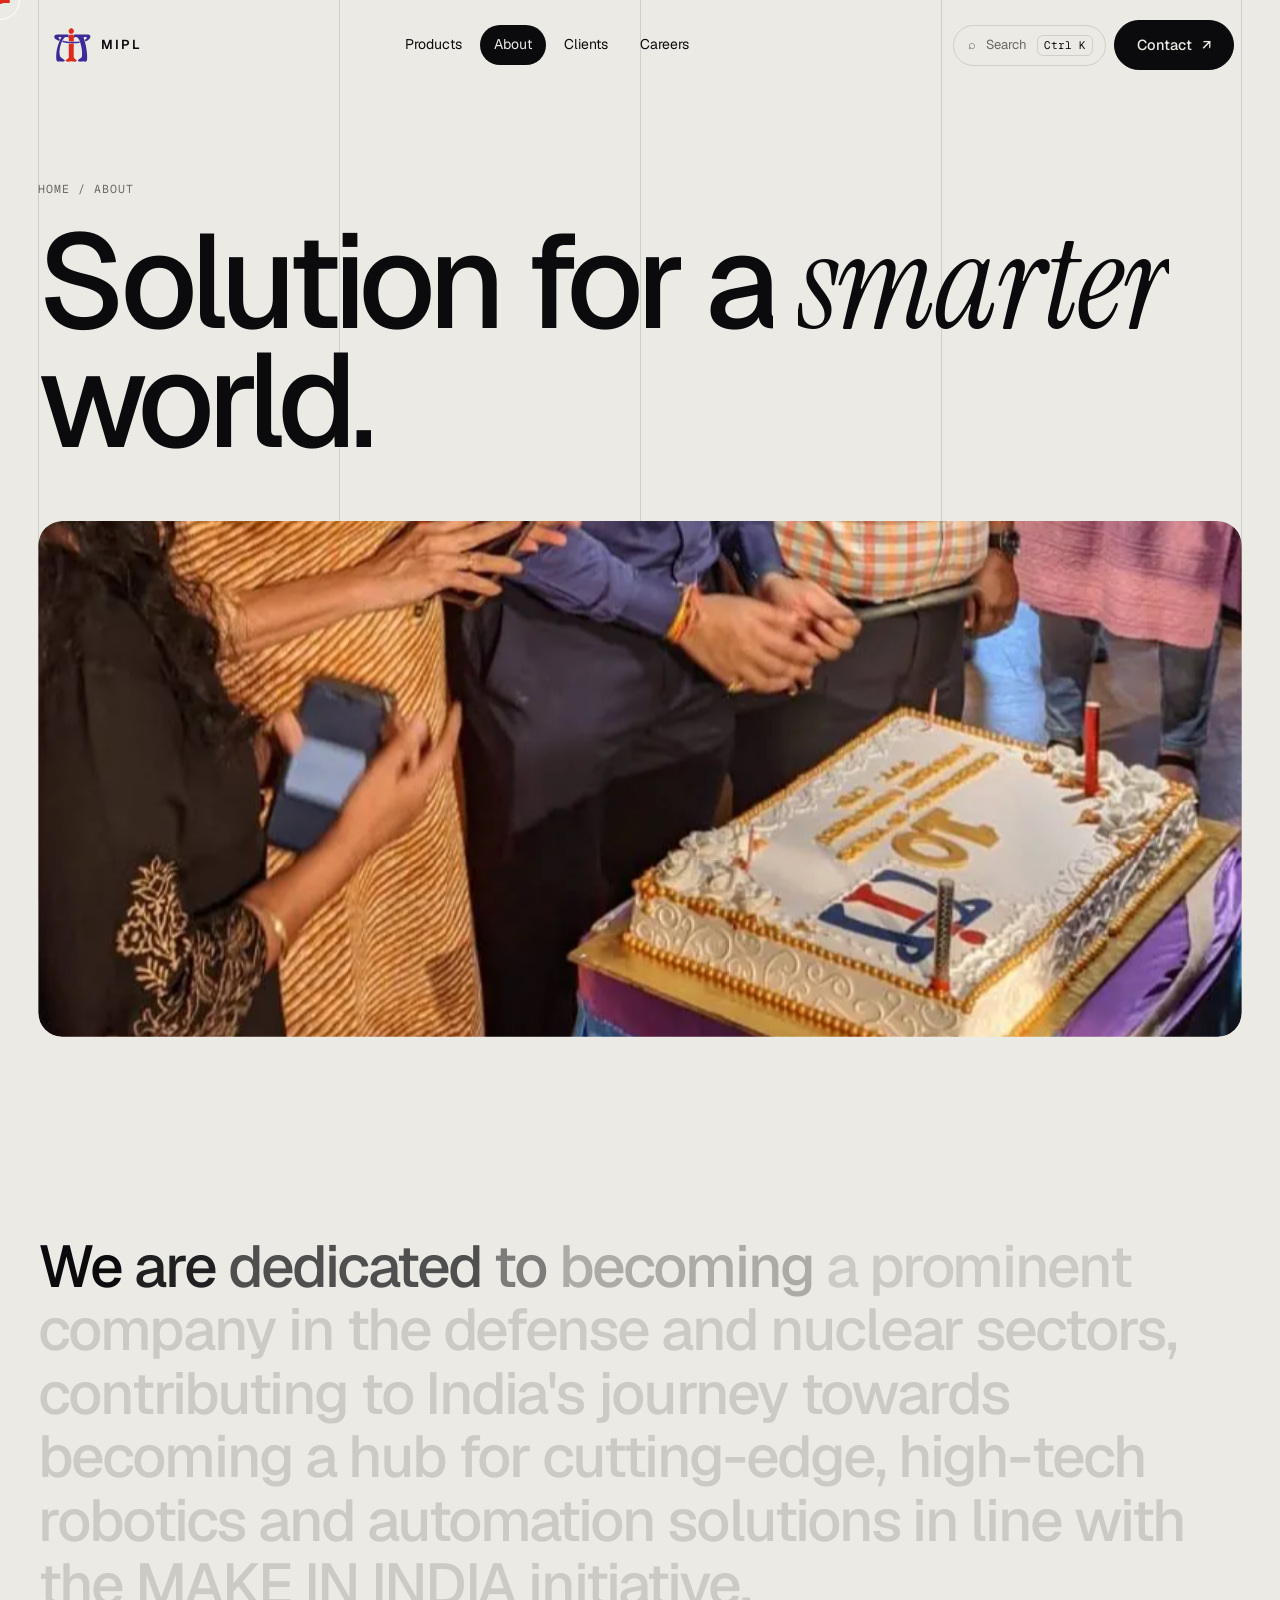
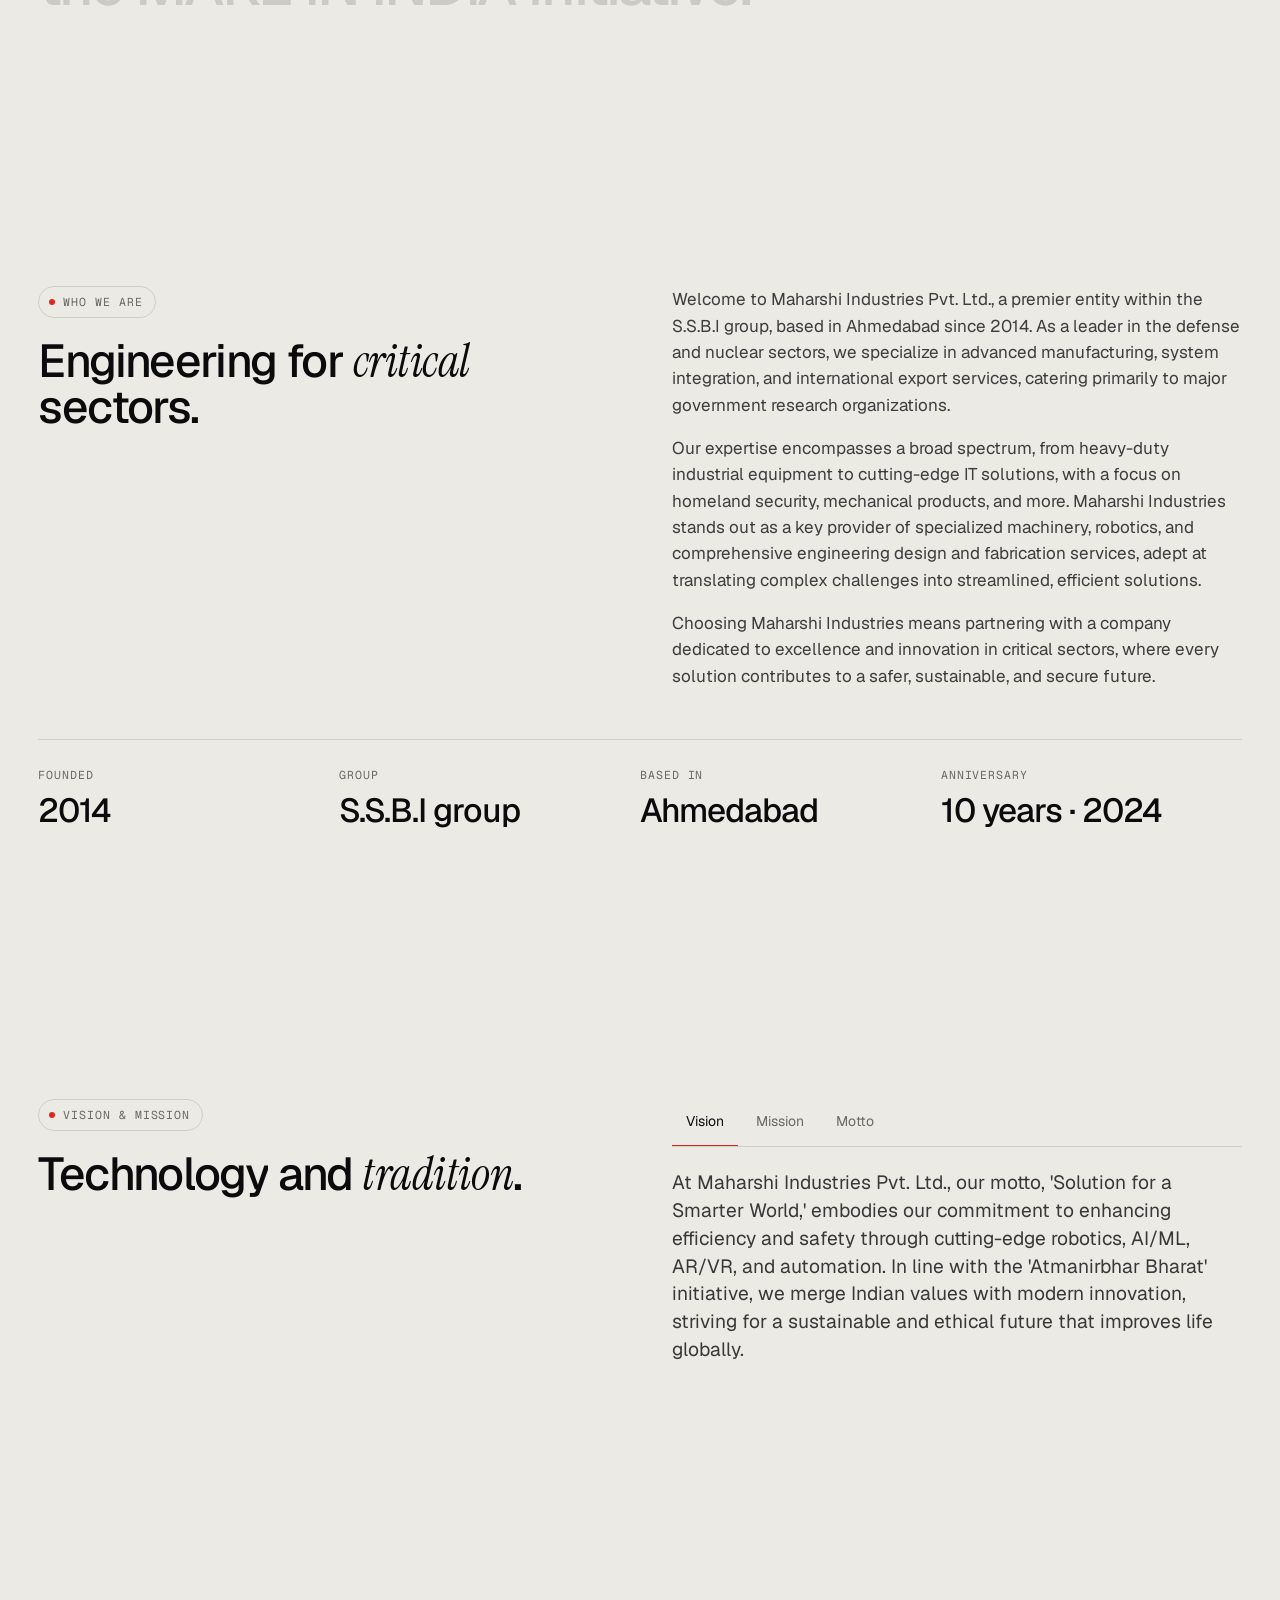
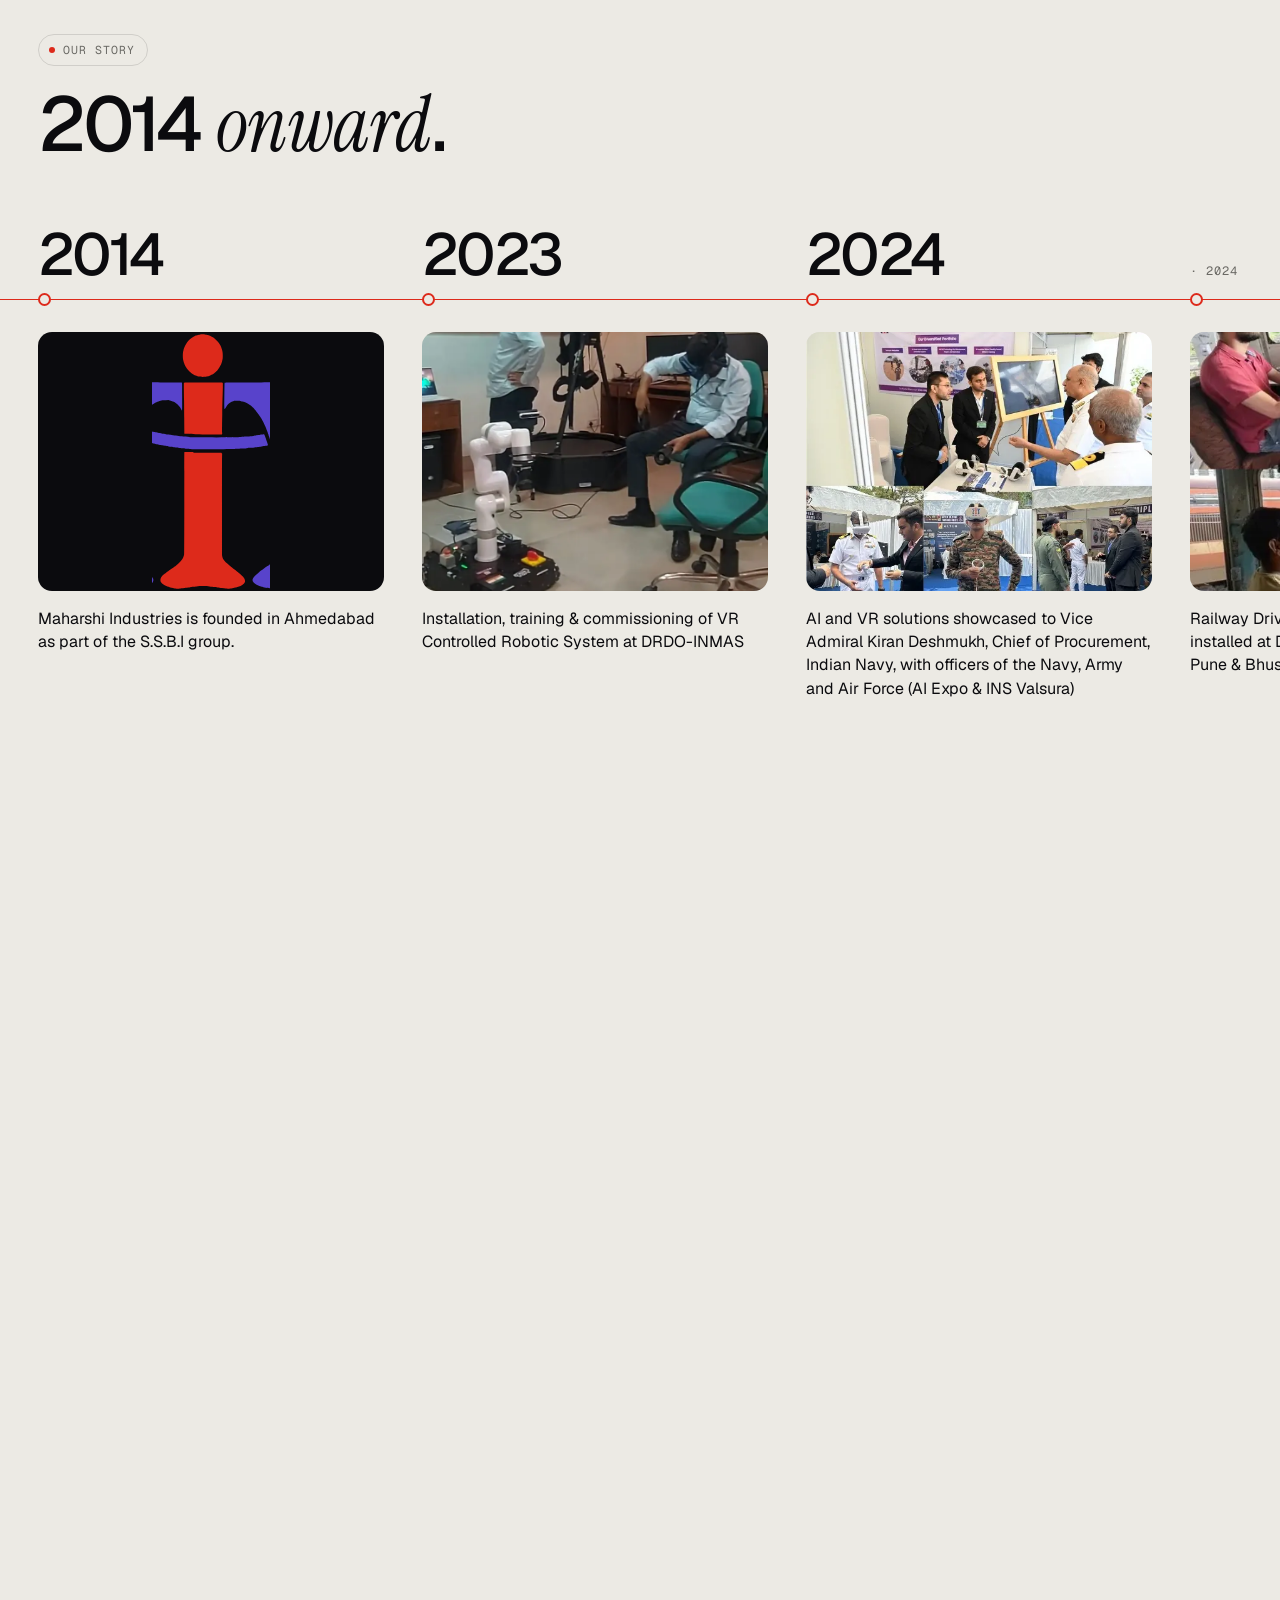
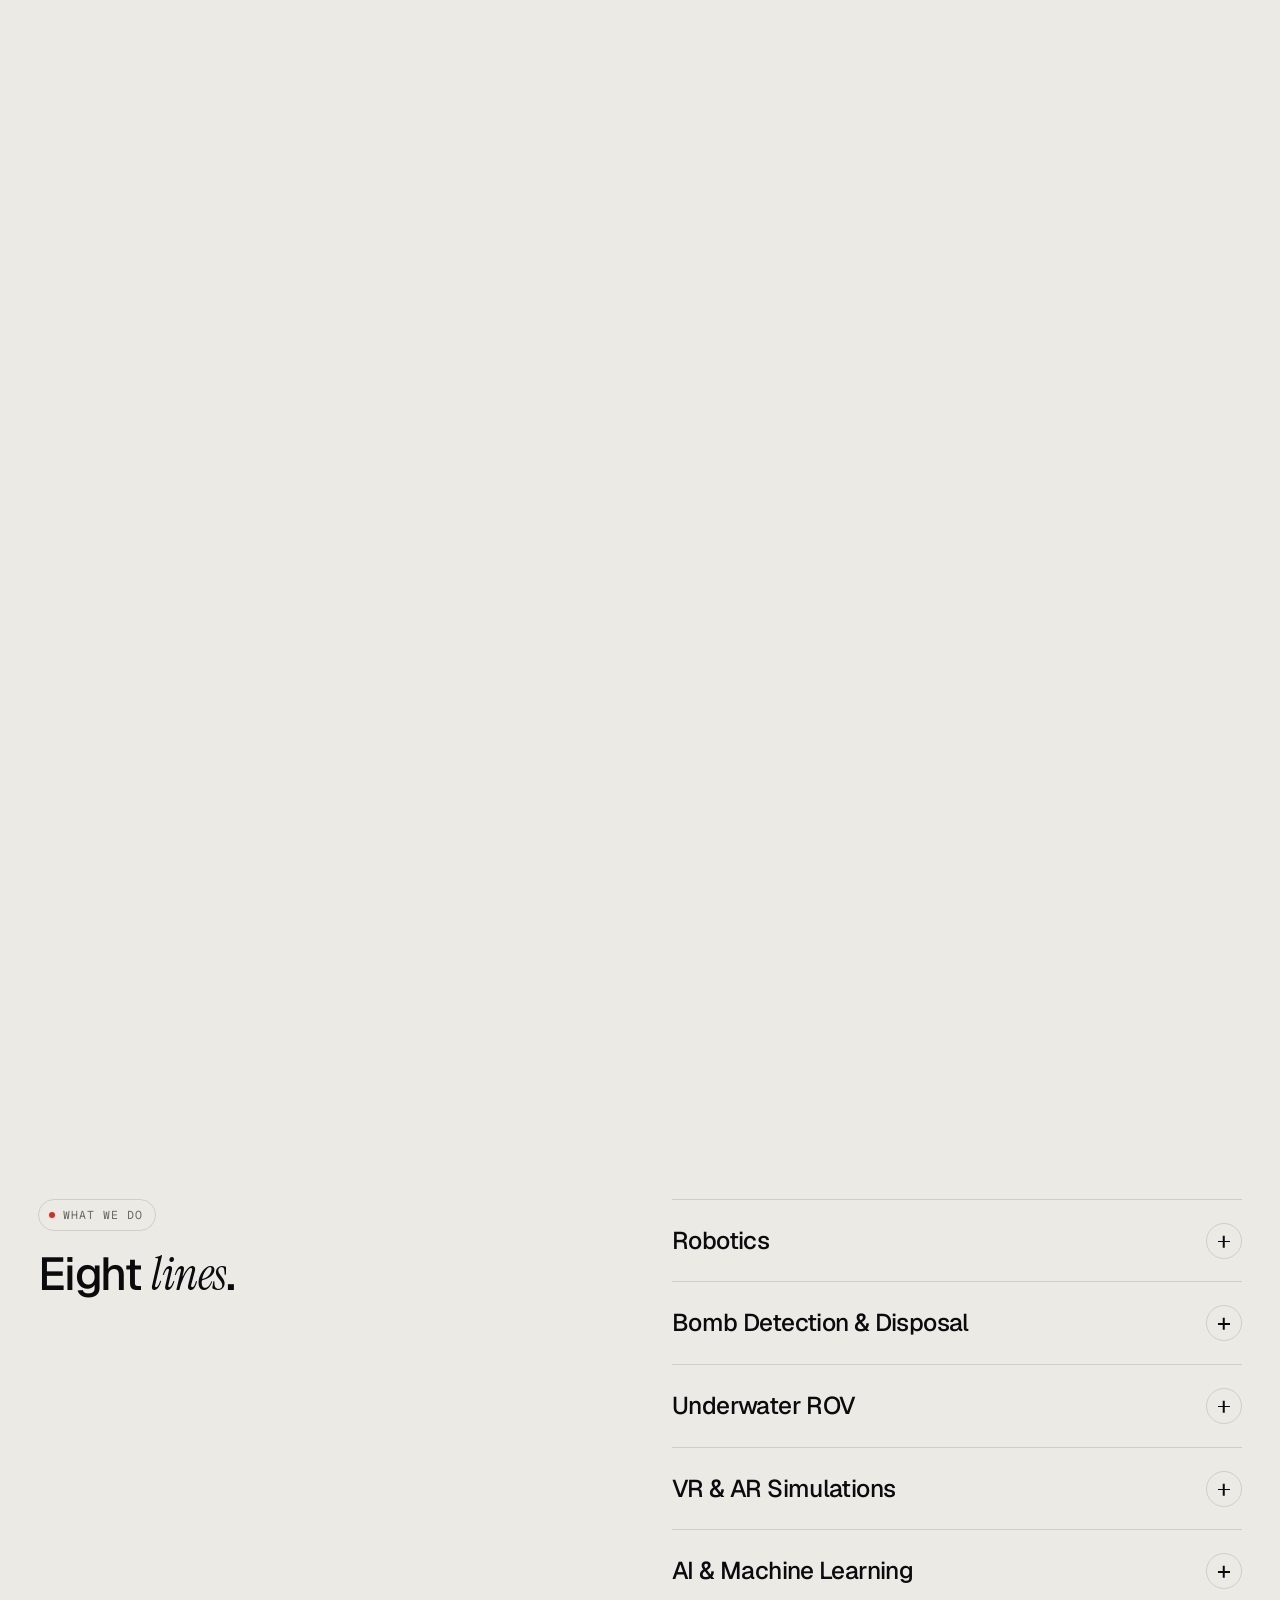
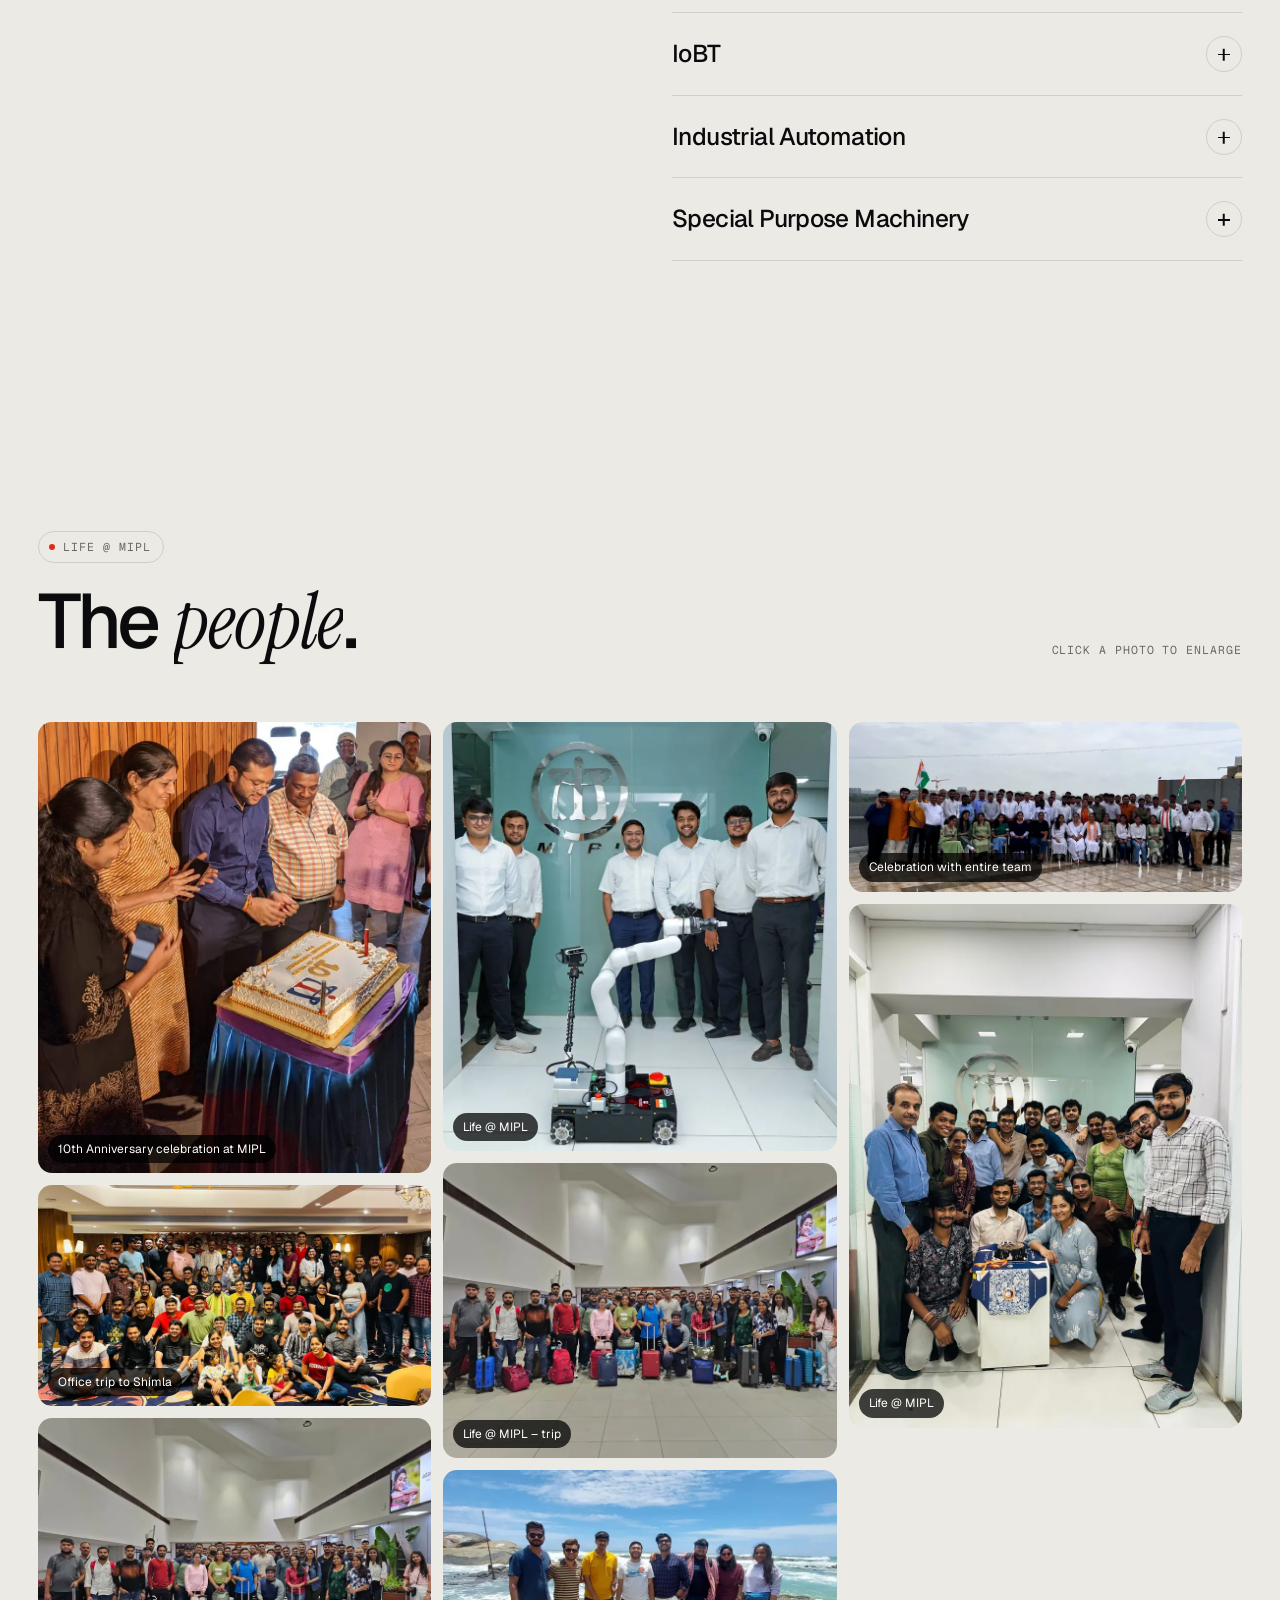
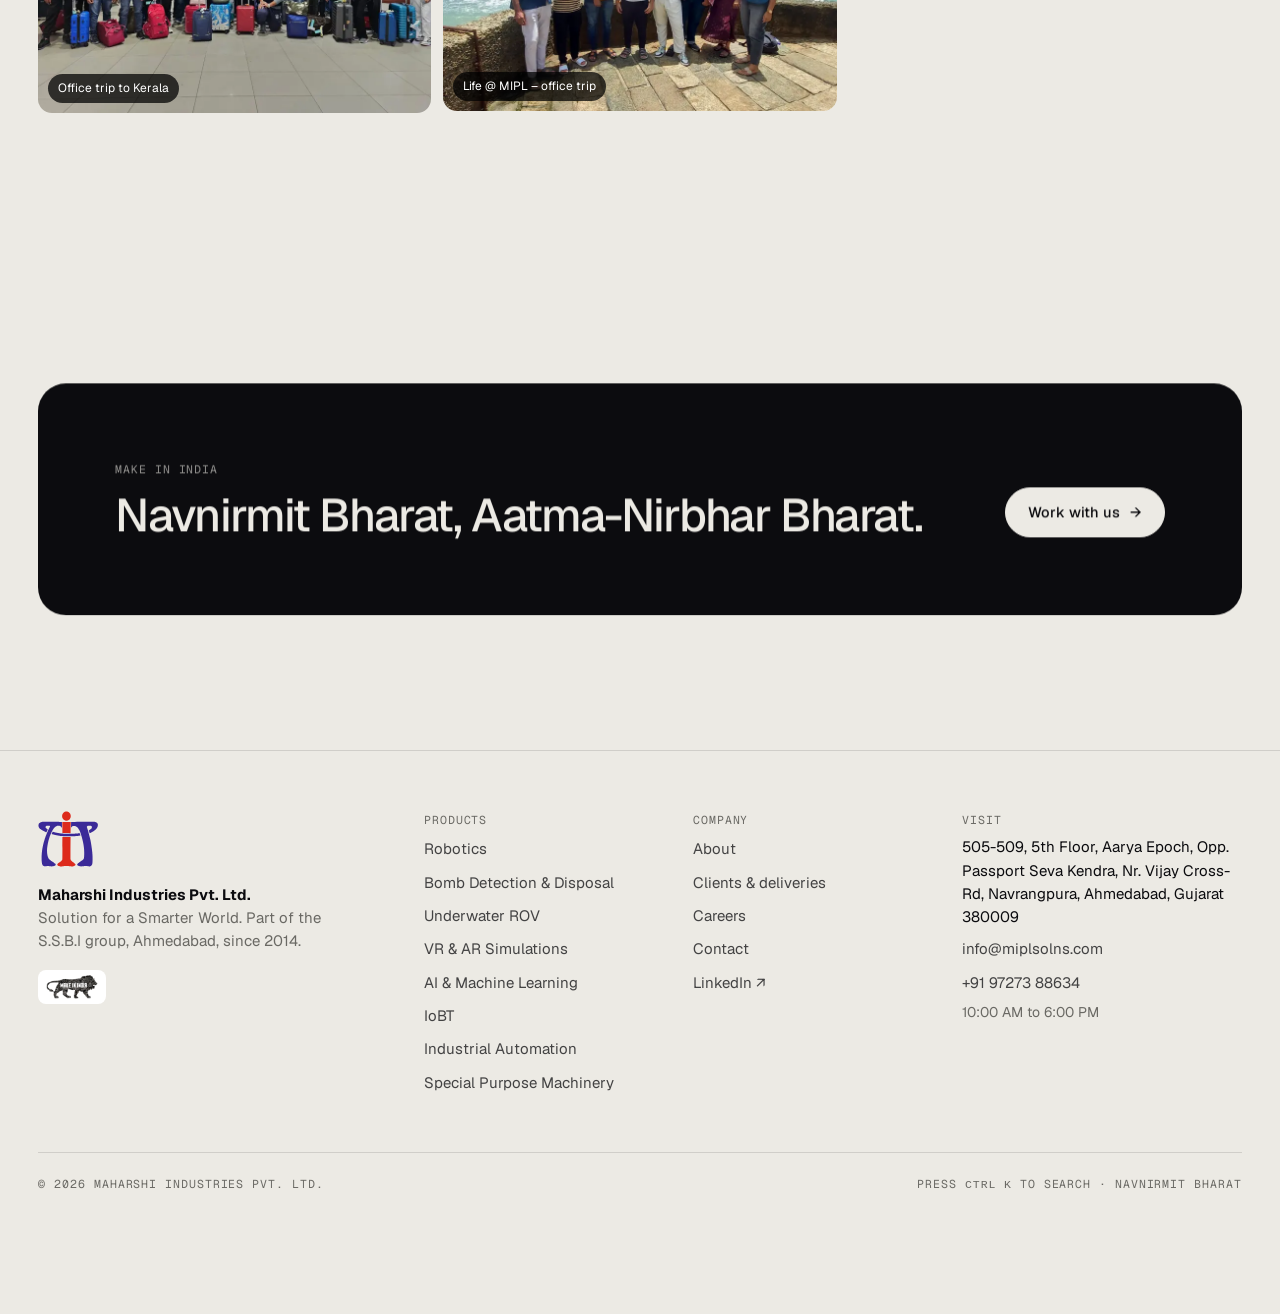
<file: about.html>
<!doctype html>
<html lang="en" data-root="" data-theme="light"><head>
<meta charset="utf-8"><meta name="viewport" content="width=device-width,initial-scale=1">
<title>About | Maharshi Industries (MIPL)</title><meta name="description" content="Maharshi Industries Pvt. Ltd., part of the S.S.B.I group, Ahmedabad since 2014: defence and nuclear robotics, AI/ML, AR/VR and automation in line with Make in India."><link rel="canonical" href="https://miplsolns.com/about.html">
<meta name="theme-color" content="#ECEAE4">
<meta property="og:type" content="website"><meta property="og:site_name" content="Maharshi Industries Pvt. Ltd."><meta property="og:title" content="About | Maharshi Industries (MIPL)"><meta property="og:description" content="Maharshi Industries Pvt. Ltd., part of the S.S.B.I group, Ahmedabad since 2014: defence and nuclear robotics, AI/ML, AR/VR and automation in line with Make in India."><meta property="og:url" content="https://miplsolns.com/about.html"><meta property="og:image" content="https://miplsolns.com/assets/og/og-default.jpg"><meta property="og:image:width" content="1200"><meta property="og:image:height" content="630">
<meta name="twitter:card" content="summary_large_image"><meta name="twitter:title" content="About | Maharshi Industries (MIPL)"><meta name="twitter:description" content="Maharshi Industries Pvt. Ltd., part of the S.S.B.I group, Ahmedabad since 2014: defence and nuclear robotics, AI/ML, AR/VR and automation in line with Make in India."><meta name="twitter:image" content="https://miplsolns.com/assets/og/og-default.jpg">
<link rel="icon" href="favicon.ico" sizes="48x48"><link rel="icon" href="favicon.svg" type="image/svg+xml"><link rel="apple-touch-icon" href="apple-touch-icon.png"><link rel="manifest" href="site.webmanifest">
<link rel="stylesheet" href="assets/css/v2.css">
<script>(function(h){h.classList.add('js');try{if(sessionStorage.getItem('miplCurtain')==='1'){sessionStorage.removeItem('miplCurtain');if(!matchMedia('(prefers-reduced-motion: reduce)').matches)h.classList.add('arriving')}}catch(e){}setTimeout(function(){h.classList.remove('arriving')},2500)})(document.documentElement);</script>
<script type="application/ld+json">{"@context": "https://schema.org", "@type": "Organization", "name": "Maharshi Industries Pvt. Ltd.", "alternateName": "MIPL", "url": "https://miplsolns.com/", "logo": "https://miplsolns.com/assets/logo/mipl-logo.svg", "email": "info@miplsolns.com", "telephone": "+91 97273 88634", "foundingDate": "2014", "address": {"@type": "PostalAddress", "streetAddress": "505-509, 5th Floor, Aarya Epoch, Navrangpura", "addressLocality": "Ahmedabad", "addressRegion": "Gujarat", "postalCode": "380009", "addressCountry": "IN"}, "sameAs": ["https://www.linkedin.com/company/maharshi-industries-pvt-ltd/"]}</script></head>
<body>
<div id="prog" aria-hidden="true"></div><div class="grid-lines" aria-hidden="true"><i></i><i></i><i></i><i></i></div><a class="skip" href="#main">Skip to content</a>
<header class="nav"><a class="brand" href="index.html" aria-label="Maharshi Industries, home"><svg class="mlogo" viewBox="54 1 398 369" xmlns="http://www.w3.org/2000/svg" aria-hidden="true" focusable="false"><g><path class="bp" d="M93.06 71.14c-1.49 0.06-2.69 0.18-3.56 0.36-0.73 0.15-2.01 0.33-2.88 0.39-2.08 0.15-3.05 0.3-3.86 0.61-0.36 0.15-1.23 0.35-1.91 0.45-0.68 0.1-1.61 0.33-2.08 0.5-0.46 0.18-1.33 0.43-1.93 0.55-0.6 0.14-1.33 0.36-1.62 0.51-0.29 0.15-0.99 0.4-1.54 0.55-1.11 0.31-2.36 0.8-3.12 1.21-0.28 0.14-0.73 0.38-1 0.5-0.28 0.12-0.73 0.36-1 0.5-0.28 0.15-0.79 0.41-1.15 0.6-1.43 0.73-4.23 2.95-5.41 4.3-1.29 1.48-2.7 3.56-2.94 4.35-0.05 0.16-0.29 0.7-0.53 1.21-0.24 0.51-0.53 1.36-0.61 1.88-0.1 0.53-0.3 1.36-0.44 1.85-0.56 1.99-0.56 7.03 0 9.16 0.14 0.51 0.34 1.5 0.45 2.19 0.11 0.68 0.34 1.55 0.5 1.94 0.16 0.38 0.39 1 0.5 1.38 0.46 1.68 2.36 5 4.42 7.75 1.54 2.05 5.29 5.51 7.95 7.31 0.35 0.24 0.89 0.61 1.2 0.84 1.36 0.98 3.59 2.43 5.3 3.48 0.49 0.3 1.1 0.69 1.38 0.88 0.28 0.19 0.75 0.46 1.05 0.61 0.3 0.16 0.78 0.45 1.05 0.65 0.28 0.2 0.56 0.36 0.65 0.36 0.09-0 0.38 0.15 0.64 0.34 0.26 0.19 0.91 0.58 1.43 0.86 0.51 0.29 1.64 0.91 2.5 1.39 0.86 0.48 1.76 0.99 2 1.12 0.24 0.15 0.64 0.33 0.89 0.4 0.25 0.09 0.55 0.25 0.68 0.39 0.11 0.12 0.53 0.35 0.91 0.51 0.39 0.15 0.85 0.38 1.03 0.5 0.18 0.11 0.65 0.38 1.06 0.58 0.41 0.2 0.98 0.49 1.25 0.64 0.28 0.15 0.75 0.39 1.06 0.53 0.31 0.14 0.76 0.36 1 0.5 0.24 0.14 0.69 0.36 1 0.5 0.31 0.14 0.76 0.36 1 0.5 0.59 0.31 4.86 2.36 7.62 3.66 1.83 0.86 2.83 1.14 3.38 0.94 0.38-0.12 0.43-0.2 1.29-1.91 0.1-0.21 0.73-1.56 1.4-3 1.28-2.76 2.19-4.71 2.56-5.44 0.12-0.24 0.35-0.74 0.5-1.11 0.14-0.38 0.36-0.83 0.49-1 0.11-0.18 0.33-0.6 0.45-0.94 0.12-0.35 0.59-1.33 1.03-2.18 0.81-1.61 0.95-2.21 0.68-2.94-0.15-0.4-1.44-1.39-4.26-3.26-0.73-0.48-1.65-1.16-2.06-1.51-0.41-0.36-1-0.81-1.31-1.01-1.34-0.85-3.44-2.7-4.19-3.7-0.33-0.41-0.84-1.35-1.15-2.08-0.69-1.6-0.84-2.71-0.75-5.26l0.06-1.66 0.54-1.09c0.41-0.8 0.79-1.31 1.49-2.02 1.18-1.18 2.1-1.69 4.56-2.5 1.64-0.54 2.08-0.62 3.5-0.74 3.25-0.25 7.99-0.29 11.45-0.09l3.33 0.19 1.49 0.59c1.65 0.65 2.16 0.98 2.62 1.69 0.43 0.64 0.5 1.33 0.25 2.08-0.11 0.34-0.29 0.94-0.39 1.35-0.11 0.4-0.3 0.89-0.44 1.07-0.12 0.19-0.36 0.66-0.51 1.07-0.15 0.4-0.38 0.88-0.49 1.05-0.12 0.18-0.4 0.68-0.61 1.12-0.21 0.45-0.48 0.95-0.58 1.12-0.1 0.18-0.53 1.04-0.95 1.94-0.43 0.89-0.86 1.76-0.99 1.94-0.11 0.18-0.31 0.59-0.44 0.94-0.14 0.34-0.35 0.83-0.5 1.06-0.14 0.24-0.36 0.69-0.5 1-0.12 0.31-0.34 0.71-0.45 0.89-0.12 0.18-0.34 0.6-0.48 0.94-0.12 0.34-0.58 1.29-0.99 2.11-0.4 0.83-1.01 2.06-1.34 2.75-0.33 0.69-0.81 1.7-1.07 2.25-1.11 2.35-3.93 8.53-4.74 10.44-0.19 0.45-0.61 1.38-0.94 2.06-0.31 0.69-0.73 1.61-0.89 2.06-0.18 0.45-0.44 1.04-0.6 1.31-0.16 0.28-0.36 0.78-0.44 1.12-0.09 0.34-0.28 0.83-0.43 1.06-0.36 0.58-1.03 2.08-1.48 3.28-0.19 0.53-0.49 1.23-0.65 1.56-0.16 0.33-0.38 0.83-0.46 1.1-0.09 0.28-0.31 0.81-0.5 1.19-0.19 0.38-0.44 0.98-0.54 1.33-0.1 0.35-0.33 0.91-0.5 1.25-0.18 0.34-0.38 0.86-0.46 1.18-0.09 0.31-0.26 0.79-0.41 1.06-0.31 0.6-1.11 2.62-1.58 4-0.2 0.55-0.49 1.28-0.66 1.62-0.18 0.34-0.41 0.96-0.53 1.36-0.12 0.4-0.29 0.85-0.39 1-0.09 0.15-0.26 0.6-0.38 1-0.12 0.41-0.38 1.11-0.58 1.55-0.2 0.44-0.45 1.11-0.56 1.5-0.11 0.4-0.34 0.98-0.5 1.29-0.15 0.31-0.38 0.9-0.48 1.31-0.11 0.41-0.36 1.11-0.56 1.56-0.2 0.44-0.4 1-0.45 1.24-0.05 0.24-0.25 0.83-0.44 1.31-0.19 0.48-0.51 1.38-0.73 2-0.21 0.61-0.5 1.49-0.65 1.94-0.15 0.45-0.44 1.24-0.64 1.75-0.2 0.51-0.45 1.3-0.56 1.75-0.11 0.45-0.33 1.1-0.49 1.44-0.15 0.35-0.35 0.94-0.44 1.31-0.09 0.38-0.29 1.01-0.46 1.41-0.16 0.4-0.41 1.21-0.55 1.8-0.14 0.6-0.39 1.35-0.55 1.66-0.15 0.31-0.35 0.9-0.44 1.31-0.08 0.41-0.31 1.16-0.51 1.66-0.19 0.49-0.41 1.28-0.49 1.75-0.08 0.46-0.3 1.2-0.5 1.65-0.2 0.45-0.43 1.2-0.51 1.69-0.08 0.48-0.3 1.24-0.49 1.69-0.2 0.45-0.41 1.23-0.49 1.74-0.09 0.51-0.31 1.3-0.51 1.76-0.2 0.45-0.43 1.2-0.5 1.66-0.06 0.45-0.29 1.24-0.49 1.74-0.2 0.5-0.44 1.39-0.51 1.96-0.09 0.64-0.26 1.3-0.46 1.68-0.2 0.4-0.4 1.15-0.54 2.01-0.12 0.79-0.34 1.61-0.5 1.91-0.15 0.31-0.36 1.15-0.51 2.05-0.14 0.89-0.35 1.7-0.48 1.91-0.25 0.41-0.45 1.28-0.59 2.51-0.04 0.41-0.21 1.05-0.38 1.41-0.29 0.66-0.46 1.43-0.61 2.84-0.05 0.41-0.21 1.06-0.38 1.44-0.31 0.75-0.5 1.61-0.62 2.88-0.05 0.44-0.24 1.29-0.44 1.88-0.21 0.65-0.43 1.64-0.5 2.45-0.09 0.8-0.3 1.8-0.51 2.45-0.24 0.71-0.4 1.6-0.5 2.56-0.09 0.94-0.28 1.89-0.5 2.61-0.24 0.74-0.43 1.74-0.55 2.88-0.1 0.96-0.26 2-0.38 2.3-0.34 0.94-0.54 2.11-0.62 3.62-0.04 0.79-0.16 1.71-0.25 2.06-0.49 1.76-0.59 2.29-0.75 4.25-0.1 1.16-0.3 2.55-0.44 3.06-0.29 1.05-0.62 3.86-0.62 5.16 0 0.46-0.14 1.48-0.3 2.25-0.39 1.81-0.55 3.19-0.65 5.59-0.04 1.06-0.21 2.73-0.38 3.69-0.36 2.24-0.53 4.11-0.68 8.06-0.06 1.75-0.2 3.8-0.3 4.54-0.46 3.38-0.7 10.95-0.7 22.59 0 12.24 0.21 18.4 0.74 21.75 0.12 0.86 0.28 2.46 0.31 3.56 0.1 2.56 0.28 4.15 0.58 5.29 0.14 0.5 0.34 1.75 0.45 2.79 0.12 1.2 0.31 2.24 0.5 2.84 0.18 0.53 0.4 1.53 0.5 2.24 0.1 0.71 0.31 1.61 0.48 2.01 0.16 0.39 0.39 1.14 0.51 1.65 0.11 0.51 0.35 1.18 0.5 1.46 0.16 0.29 0.39 0.83 0.5 1.19 0.21 0.66 0.44 1.04 1.88 3.26 0.89 1.39 2.91 3.44 4.06 4.14 2 1.2 2.73 1.56 3.44 1.7 0.41 0.09 1.2 0.33 1.75 0.54l1 0.39 3.88 0.05c4.34 0.05 6.88-0.09 9.64-0.53 5.44-0.89 16.7-0.83 20.55 0.1 0.81 0.2 2.02 0.36 3.2 0.44 1.05 0.08 2.53 0.28 3.35 0.45 2.05 0.45 4.05 0.59 8.51 0.59 4.21-0 5.81-0.12 7.31-0.59 0.51-0.16 1.49-0.36 2.15-0.43 0.68-0.08 1.65-0.28 2.19-0.45 0.54-0.18 1.5-0.4 2.15-0.51 0.64-0.1 1.4-0.28 1.69-0.38 0.28-0.11 1.03-0.35 1.64-0.54 0.62-0.19 1.35-0.46 1.62-0.6 0.28-0.15 0.8-0.35 1.15-0.45 0.79-0.24 2.18-0.99 2.81-1.51 0.25-0.21 0.68-0.54 0.95-0.73 0.65-0.44 2.04-2.16 2.53-3.14 0.66-1.36 0.74-3.43 0.15-4.35-0.15-0.24-0.41-0.7-0.59-1.03-0.4-0.75-1.91-2.34-3.81-4.01-1.51-1.33-1.71-1.49-3.69-2.8-0.69-0.45-1.6-1.12-2.02-1.49-0.43-0.35-0.96-0.75-1.19-0.86-0.23-0.11-1.01-0.64-1.75-1.16-0.74-0.53-1.75-1.24-2.24-1.58-0.5-0.35-1.1-0.79-1.35-0.98-0.25-0.19-0.95-0.69-1.58-1.1-1.49-0.99-3.8-2.6-4.29-2.99-0.41-0.33-0.89-0.66-2.71-1.89-0.61-0.41-1.36-0.94-1.65-1.15-0.29-0.23-0.79-0.59-1.12-0.81-0.33-0.23-0.8-0.55-1.04-0.71-0.24-0.16-1.14-0.79-2-1.38-0.86-0.58-1.81-1.26-2.12-1.5-0.31-0.25-0.85-0.64-1.2-0.86-2.14-1.41-6.41-4.93-8.22-6.76-1.98-2-3.99-4.83-4.96-6.94-0.14-0.31-0.41-0.81-0.61-1.12-0.19-0.31-0.43-0.81-0.5-1.12-0.09-0.31-0.29-0.79-0.44-1.06-0.16-0.28-0.39-0.84-0.5-1.25-0.12-0.41-0.35-1-0.5-1.31-0.16-0.31-0.35-0.83-0.44-1.12-0.09-0.31-0.34-1.04-0.56-1.62-0.23-0.59-0.45-1.31-0.5-1.62-0.05-0.31-0.26-0.98-0.46-1.49-0.2-0.51-0.45-1.38-0.55-1.94-0.11-0.56-0.3-1.25-0.43-1.54-0.12-0.3-0.33-1.14-0.44-1.86-0.12-0.74-0.38-1.8-0.58-2.36-0.23-0.68-0.4-1.53-0.49-2.44-0.09-0.76-0.29-1.85-0.45-2.41-0.23-0.75-0.36-1.68-0.49-3.39-0.11-1.29-0.33-3.03-0.5-3.84-0.41-1.99-0.53-3.34-0.71-8.86-0.31-9.09-0.05-23.24 0.5-26.5 0.4-2.38 0.51-3.34 0.65-5.56 0.09-1.34 0.28-2.8 0.5-3.94 0.2-1 0.39-2.38 0.44-3.06 0.09-1.48 0.28-2.69 0.53-3.38 0.19-0.55 0.34-1.49 0.54-3.5 0.08-0.76 0.28-1.94 0.44-2.62 0.18-0.69 0.36-1.81 0.45-2.5 0.08-0.69 0.3-1.88 0.49-2.62 0.2-0.76 0.43-1.85 0.5-2.44 0.21-1.73 0.34-2.44 0.56-2.95 0.11-0.26 0.31-1.19 0.44-2.05 0.14-0.86 0.35-1.9 0.49-2.31 0.12-0.41 0.35-1.45 0.5-2.31 0.15-0.86 0.41-2.01 0.59-2.56 0.18-0.55 0.4-1.54 0.5-2.2 0.1-0.66 0.29-1.45 0.41-1.75 0.14-0.3 0.36-1.2 0.5-2 0.14-0.79 0.39-1.8 0.56-2.25 0.16-0.44 0.41-1.35 0.55-2.01 0.15-0.66 0.34-1.36 0.44-1.56 0.1-0.19 0.31-0.9 0.46-1.58 0.15-0.69 0.44-1.66 0.62-2.19 0.19-0.54 0.41-1.3 0.49-1.71 0.09-0.41 0.29-1.06 0.45-1.44 0.16-0.38 0.38-1.09 0.49-1.58 0.1-0.49 0.35-1.29 0.56-1.78 0.2-0.49 0.44-1.25 0.53-1.68 0.09-0.44 0.25-0.99 0.38-1.23 0.11-0.25 0.35-0.93 0.53-1.5 0.16-0.59 0.45-1.4 0.61-1.81 0.18-0.41 0.39-1.06 0.48-1.44 0.09-0.38 0.3-0.98 0.46-1.34 0.16-0.35 0.41-1.05 0.55-1.54 0.14-0.5 0.36-1.14 0.51-1.41 0.14-0.29 0.41-1 0.61-1.59 0.56-1.7 1.2-3.44 1.46-3.96 0.14-0.26 0.35-0.81 0.46-1.23 0.12-0.41 0.35-1.01 0.51-1.33 0.15-0.31 0.4-0.94 0.55-1.38 0.15-0.44 0.34-0.91 0.43-1.05 0.09-0.14 0.29-0.64 0.44-1.1 0.16-0.46 0.41-1.09 0.58-1.38 0.16-0.29 0.36-0.78 0.44-1.09 0.09-0.3 0.29-0.83 0.45-1.15 0.16-0.33 0.44-0.95 0.6-1.4 0.18-0.44 0.4-0.94 0.5-1.1 0.11-0.16 0.3-0.61 0.44-0.99 0.12-0.39 0.41-1.03 0.61-1.44 0.21-0.4 0.48-0.99 0.59-1.3 0.11-0.3 0.29-0.69 0.39-0.85 0.11-0.18 0.33-0.68 0.49-1.14 0.15-0.45 0.43-1.05 0.61-1.31 0.18-0.26 0.33-0.59 0.33-0.71 0-0.11 0.21-0.62 0.49-1.14 0.26-0.5 0.53-1.09 0.56-1.3 0.05-0.21 0.23-0.58 0.4-0.81 0.16-0.23 0.41-0.73 0.55-1.1 0.15-0.38 0.38-0.84 0.51-1.03 0.14-0.2 0.36-0.68 0.49-1.06 0.14-0.4 0.33-0.81 0.43-0.91 0.1-0.11 0.36-0.6 0.6-1.07 0.24-0.49 0.53-1.05 0.62-1.25 0.11-0.21 0.56-1.09 1-1.96 0.71-1.44 1.1-2.19 2.3-4.44 0.21-0.4 0.55-1.01 0.76-1.35 0.21-0.35 0.7-1.16 1.09-1.81 1.96-3.29 3.23-5.18 5.64-8.44 3.33-4.5 8.69-9.93 11.89-12.03 0.54-0.36 1.2-0.83 1.46-1.03 0.56-0.45 3.71-2.16 4.6-2.51 0.34-0.14 0.89-0.38 1.21-0.54 0.33-0.16 0.86-0.36 1.2-0.45 0.34-0.09 0.83-0.26 1.1-0.4 0.28-0.14 1.26-0.41 2.2-0.62 0.94-0.2 2.14-0.49 2.65-0.62 0.85-0.24 1.29-0.26 4.81-0.28l3.88-0.01 0.94 0.33c0.53 0.18 1.54 0.44 2.25 0.58 0.73 0.14 1.62 0.39 2 0.56 0.38 0.18 0.94 0.38 1.23 0.46 2.18 0.58 6.55 3.84 8.46 6.31 0.41 0.54 0.99 1.25 1.28 1.6 0.29 0.35 0.76 1.11 1.05 1.7 0.29 0.59 0.66 1.25 0.81 1.48 0.16 0.21 0.4 0.66 0.53 1 0.12 0.34 0.31 0.61 0.43 0.64 0.55 0.1 0.54 0.53 0.49-19.85-0.05-22.11 0.11-19.69-1.34-19.88-0.48-0.06-6.15-0.11-12.61-0.12-12.62-0-20.86-0.12-42.06-0.62-2.58-0.06-11.01-0.18-18.75-0.25-11.93-0.12-14.98-0.19-20.06-0.45-8.35-0.44-19.09-0.62-24-0.41Z"/><path class="bp" d="M402 71.14c-6.68 0.08-9.41 0.18-14.25 0.5-1.76 0.11-10.08 0.26-28.56 0.49-6.05 0.08-13.48 0.19-16.5 0.26-12.99 0.29-23.65 0.4-45.88 0.48-25.59 0.09-24.15 0.04-24.43 0.75-0.06 0.18-0.16 1.5-0.2 2.95-0.06 2.16-0.29 24.39-0.31 30.25-0.01 1.81 0.15 3.64 0.35 3.84 0.21 0.21 0.58-0.01 0.96-0.62 1.05-1.66 1.49-2.4 1.78-2.96 1-1.96 4.12-5.05 6.14-6.04 0.39-0.2 0.94-0.48 1.21-0.62 0.46-0.24 1.58-0.62 3.12-1.1 0.44-0.14 1.44-0.21 3.38-0.26 3.38-0.08 5.95 0.09 7 0.46 0.41 0.15 1.34 0.36 2.06 0.49 0.75 0.14 1.59 0.36 1.94 0.54 0.35 0.18 1.05 0.44 1.56 0.59 1 0.3 3.78 1.64 4.81 2.31 0.35 0.23 0.89 0.58 1.21 0.78 1.14 0.71 2.06 1.43 3.79 2.95 2.78 2.45 4.9 4.94 9.33 10.91 0.62 0.84 1.75 2.54 2.76 4.16 0.45 0.74 0.95 1.5 1.1 1.69 0.16 0.2 0.46 0.7 0.69 1.12 0.21 0.43 0.61 1.14 0.88 1.59 0.66 1.11 1.41 2.54 2.25 4.25 1.29 2.61 1.66 3.44 1.81 3.94 0.09 0.28 0.31 0.75 0.5 1.06 0.19 0.31 0.41 0.88 0.5 1.25 0.09 0.38 0.31 1 0.51 1.38 0.19 0.38 0.41 0.96 0.49 1.31 0.08 0.34 0.28 0.85 0.44 1.12 0.16 0.29 0.41 0.98 0.55 1.55 0.14 0.56 0.38 1.2 0.51 1.39 0.15 0.2 0.35 0.78 0.45 1.28 0.1 0.5 0.35 1.25 0.55 1.66 0.2 0.41 0.41 1.07 0.49 1.46 0.08 0.39 0.28 1 0.45 1.34 0.18 0.35 0.4 1.01 0.5 1.48 0.11 0.48 0.36 1.21 0.56 1.66 0.2 0.45 0.43 1.18 0.5 1.61 0.08 0.45 0.28 1.07 0.45 1.4 0.16 0.33 0.4 1.1 0.54 1.71 0.14 0.62 0.36 1.35 0.5 1.62 0.14 0.28 0.35 0.91 0.46 1.41 0.11 0.51 0.34 1.24 0.5 1.62 0.16 0.39 0.4 1.21 0.54 1.81 0.14 0.61 0.36 1.38 0.5 1.71 0.14 0.33 0.35 1.05 0.46 1.62 0.11 0.56 0.34 1.34 0.5 1.71 0.16 0.38 0.41 1.24 0.55 1.91 0.14 0.68 0.36 1.49 0.51 1.81 0.14 0.33 0.34 1.06 0.44 1.64 0.11 0.59 0.33 1.38 0.49 1.75 0.15 0.39 0.4 1.26 0.54 1.95 0.14 0.69 0.38 1.5 0.51 1.81 0.14 0.31 0.34 1.1 0.45 1.75 0.11 0.65 0.34 1.53 0.51 1.94 0.16 0.41 0.39 1.29 0.5 1.94 0.1 0.65 0.33 1.53 0.5 1.94 0.18 0.41 0.4 1.34 0.5 2.06 0.11 0.73 0.31 1.59 0.45 1.94 0.38 0.94 0.46 1.28 0.6 2.38 0.08 0.56 0.29 1.49 0.49 2.06 0.2 0.59 0.43 1.59 0.5 2.21 0.09 0.65 0.3 1.59 0.51 2.15 0.21 0.6 0.41 1.46 0.5 2.21 0.15 1.34 0.3 2.05 0.58 2.58 0.09 0.18 0.26 1.05 0.36 1.94 0.11 0.88 0.34 2.02 0.5 2.54 0.3 0.91 0.4 1.51 0.69 3.75 0.08 0.59 0.26 1.49 0.43 2 0.16 0.51 0.34 1.41 0.39 2 0.12 1.62 0.29 2.5 0.61 3.53 0.21 0.65 0.35 1.46 0.45 2.74 0.08 1.1 0.28 2.38 0.49 3.3 0.24 0.98 0.41 2.19 0.51 3.44 0.08 1.06 0.25 2.36 0.38 2.88 0.41 1.7 0.5 2.29 0.69 4.94 0.1 1.44 0.3 3.16 0.44 3.81 0.16 0.78 0.34 2.56 0.5 5.1 0.14 2.15 0.34 4.38 0.45 4.94 0.34 1.85 0.41 2.73 0.55 7.09 0.24 7.35 0.38 10.5 0.53 12.38 0.2 2.44 0.2 12.88 0 16.06-0.08 1.38-0.24 4.78-0.34 7.56-0.31 7.98-0.38 9.08-0.66 10.19-0.14 0.55-0.31 1.59-0.39 2.31-0.31 3.05-0.39 3.6-0.58 4.12-0.11 0.31-0.31 1.03-0.44 1.59-0.56 2.38-2.35 5.75-4.21 7.94-0.68 0.8-2.3 2.24-3.6 3.2-1.69 1.25-1.89 1.39-2.44 1.71-0.31 0.18-0.9 0.58-1.31 0.88-0.41 0.31-1 0.7-1.31 0.89-0.94 0.56-3.3 2.09-4.56 2.95-0.48 0.34-1.1 0.75-1.38 0.94-0.28 0.19-0.96 0.65-1.54 1.03-0.56 0.39-1.3 0.86-1.62 1.07-0.33 0.2-1 0.69-1.51 1.06-0.5 0.38-1.18 0.86-1.49 1.06-0.33 0.21-0.93 0.61-1.34 0.91-0.41 0.29-1 0.71-1.31 0.94-0.31 0.21-0.98 0.71-1.49 1.09-0.5 0.38-1.06 0.8-1.25 0.93-2.21 1.62-3.34 2.49-4 3.06-0.44 0.39-1.15 0.98-1.58 1.33-1.76 1.41-3.28 2.81-4.88 4.48-1.41 1.49-1.79 1.98-2.4 3.09l-0.73 1.31 0 1.25c0 1.24 0.01 1.26 0.54 2.2 1.18 2.12 4.46 4.59 7.46 5.61 0.55 0.19 1.29 0.45 1.62 0.6 1.53 0.62 3.2 1.16 4.12 1.34 0.55 0.1 1.34 0.31 1.75 0.49 0.41 0.18 1.26 0.38 1.88 0.45 0.62 0.08 1.55 0.28 2.06 0.44 1.46 0.48 2.51 0.58 6.62 0.56 4.44-0 6.3-0.12 8.34-0.56 1.07-0.24 2.11-0.35 3.85-0.44 2.55-0.12 3.54-0.24 5.5-0.62 0.76-0.15 2.51-0.33 4.46-0.44 2.41-0.14 3.55-0.25 4.56-0.49 2.45-0.55 6.85-0.53 8.66 0.05 0.56 0.18 1.7 0.33 3.62 0.49 1.86 0.16 3.09 0.33 3.62 0.49 1.19 0.36 1.3 0.39 3.15 0.53 0.94 0.06 2.06 0.24 2.5 0.36 1.74 0.53 2.2 0.58 5.73 0.58l3.44-0 0.99-0.35c0.55-0.19 1.39-0.44 1.86-0.54 0.48-0.1 1.24-0.34 1.69-0.54 0.46-0.2 0.99-0.4 1.18-0.45 0.73-0.19 3.61-2.23 4.62-3.28 0.95-0.99 2.61-3.18 2.91-3.86 0.16-0.35 0.43-0.84 0.6-1.1 0.18-0.25 0.36-0.64 0.4-0.86 0.05-0.23 0.25-0.74 0.44-1.15 0.2-0.41 0.5-1.38 0.68-2.12 0.16-0.76 0.39-1.58 0.49-1.81 0.2-0.49 0.41-1.71 0.53-3.12 0.05-0.51 0.19-1.36 0.31-1.88 0.38-1.48 0.5-2.8 0.62-6.48 0.06-1.88 0.14-3.45 0.18-3.5 0.04-0.06 0.16-1.28 0.29-2.73 0.2-2.34 0.23-4.1 0.23-16.55-0.01-13.46-0.03-14.04-0.29-16.88-0.18-1.81-0.33-4.65-0.4-7.39-0.14-5.18-0.28-7.16-0.62-8.99-0.18-0.94-0.29-2.27-0.38-4.7-0.12-3.53-0.2-4.33-0.62-6.3-0.18-0.79-0.3-2.08-0.38-3.81-0.14-2.84-0.24-3.74-0.62-5.34-0.18-0.73-0.29-1.8-0.38-3.58-0.08-1.39-0.21-2.94-0.33-3.44-0.1-0.5-0.3-1.41-0.44-2.02-0.12-0.62-0.24-1.6-0.24-2.19-0.01-1.68-0.21-3.34-0.56-4.62-0.24-0.88-0.35-1.71-0.44-3.19-0.14-2.36-0.18-2.65-0.58-4.12-0.21-0.79-0.34-1.76-0.44-3.25-0.11-1.7-0.23-2.46-0.56-3.78-0.25-0.98-0.43-1.96-0.43-2.4 0-1.3-0.25-3.19-0.56-4.34-0.2-0.71-0.36-1.74-0.45-2.86-0.08-1.07-0.25-2.24-0.45-3-0.43-1.68-0.5-2.1-0.65-4-0.08-0.94-0.24-1.98-0.38-2.44-0.25-0.78-0.35-1.4-0.64-3.95-0.06-0.62-0.26-1.59-0.43-2.15-0.18-0.56-0.35-1.43-0.39-1.93-0.11-1.23-0.4-2.84-0.64-3.5-0.1-0.3-0.28-1.26-0.38-2.15-0.11-0.99-0.31-2.06-0.54-2.75-0.2-0.62-0.43-1.65-0.5-2.27-0.08-0.62-0.28-1.6-0.45-2.18-0.18-0.59-0.4-1.64-0.51-2.35-0.1-0.71-0.35-1.73-0.54-2.25-0.2-0.54-0.43-1.38-0.5-1.88-0.08-0.5-0.3-1.39-0.51-2-0.2-0.6-0.43-1.51-0.49-2.02-0.08-0.51-0.29-1.39-0.5-1.94-0.2-0.55-0.43-1.4-0.5-1.88-0.08-0.49-0.3-1.36-0.5-1.95-0.2-0.59-0.4-1.38-0.45-1.75-0.11-0.91-0.28-1.53-0.62-2.43-0.16-0.41-0.36-1.2-0.45-1.75-0.08-0.55-0.3-1.43-0.5-1.95-0.19-0.51-0.4-1.39-0.49-1.93-0.09-0.55-0.29-1.38-0.46-1.84-0.16-0.48-0.41-1.46-0.55-2.2-0.14-0.74-0.36-1.59-0.5-1.9-0.14-0.3-0.31-0.95-0.38-1.44-0.08-0.48-0.33-1.5-0.56-2.25-0.23-0.76-0.49-1.78-0.56-2.25-0.08-0.49-0.3-1.3-0.5-1.83-0.19-0.53-0.41-1.43-0.5-2-0.08-0.58-0.3-1.45-0.5-1.93-0.19-0.49-0.41-1.35-0.49-1.93-0.08-0.58-0.3-1.45-0.5-1.95-0.2-0.5-0.43-1.35-0.5-1.9-0.15-1.12-0.24-1.49-0.6-2.29-0.14-0.31-0.31-1.07-0.4-1.69-0.09-0.62-0.3-1.46-0.46-1.88-0.18-0.41-0.43-1.36-0.55-2.1-0.14-0.75-0.36-1.59-0.5-1.85-0.12-0.26-0.35-1.01-0.48-1.65-0.14-0.65-0.36-1.41-0.51-1.71-0.15-0.29-0.35-0.93-0.45-1.4-0.1-0.48-0.35-1.2-0.55-1.59-0.19-0.4-0.43-1.07-0.5-1.51-0.08-0.44-0.3-1.11-0.49-1.49-0.2-0.39-0.45-1.11-0.56-1.62-0.11-0.51-0.31-1.1-0.44-1.31-0.14-0.21-0.36-0.86-0.51-1.44-0.15-0.58-0.38-1.26-0.51-1.53-0.12-0.26-0.33-0.86-0.44-1.33-0.1-0.46-0.35-1.18-0.55-1.6-0.2-0.41-0.43-1.11-0.5-1.55-0.08-0.45-0.28-1.07-0.45-1.41-0.16-0.33-0.41-1.06-0.54-1.62-0.14-0.58-0.4-1.38-0.58-1.78-0.25-0.56-0.34-1.03-0.4-1.94-0.1-1.62 0.08-2.36 0.85-3.61 0.73-1.19 2.11-2.41 3.15-2.78 0.36-0.11 0.85-0.34 1.1-0.49 0.26-0.15 1.05-0.38 1.85-0.51 0.79-0.15 1.95-0.4 2.61-0.58 2.33-0.6 11.48-0.55 13.4 0.08 0.45 0.15 1.46 0.35 2.25 0.45 0.99 0.14 1.74 0.31 2.44 0.6 0.55 0.23 1.24 0.48 1.53 0.56 0.29 0.08 0.69 0.28 0.88 0.43 0.19 0.15 0.58 0.44 0.85 0.62 1.05 0.7 1.8 1.83 2.2 3.28 0.24 0.88 0.26 1.19 0.19 2.5-0.11 2.24-0.46 3.96-1.07 5.34-1 2.25-1.99 3.84-3.11 5.04-0.4 0.41-0.88 0.96-1.06 1.23-0.61 0.8-3.61 3.26-5.7 4.66-1.65 1.11-5.74 3.35-7.12 3.91-0.38 0.15-1 0.49-1.38 0.74-0.65 0.44-0.69 0.49-0.73 1.05-0.03 0.38 0.08 0.91 0.28 1.51 0.18 0.51 0.4 1.3 0.5 1.75 0.11 0.46 0.34 1.16 0.5 1.55 0.16 0.4 0.4 1.18 0.51 1.73 0.12 0.55 0.35 1.31 0.51 1.7 0.16 0.39 0.4 1.23 0.54 1.84 0.14 0.62 0.36 1.36 0.51 1.65 0.15 0.29 0.35 1.01 0.45 1.6 0.11 0.6 0.35 1.45 0.55 1.9 0.19 0.45 0.41 1.2 0.5 1.66 0.29 1.6 0.91 2.09 2.02 1.59 2.04-0.9 3.45-1.58 3.76-1.79 0.19-0.12 0.68-0.36 1.09-0.53 0.4-0.16 0.93-0.43 1.15-0.6 0.23-0.16 0.62-0.38 0.89-0.46 0.26-0.08 0.62-0.29 0.83-0.45 0.2-0.16 0.61-0.39 0.9-0.5 0.3-0.1 0.69-0.28 0.86-0.39 0.28-0.19 2.66-1.51 4.61-2.56 0.38-0.2 0.85-0.5 1.05-0.68 0.19-0.16 0.43-0.3 0.51-0.3 0.09-0 0.91-0.46 1.84-1.01 0.93-0.56 1.76-1.05 1.86-1.09 0.1-0.04 0.54-0.3 0.96-0.58 0.43-0.29 1.1-0.71 1.5-0.96 1.43-0.89 6.24-4.1 6.75-4.51 0.29-0.23 0.99-0.76 1.56-1.19 3.86-2.9 8.74-7.61 12.74-12.29 1.41-1.65 3.59-4.69 4.09-5.69 0.18-0.34 0.44-0.8 0.59-1 0.16-0.21 0.43-0.66 0.59-1 0.18-0.35 0.43-0.85 0.58-1.12 0.5-0.95 1.26-2.66 1.35-3.01 0.05-0.2 0.19-0.58 0.33-0.84 0.12-0.25 0.38-1 0.55-1.65 0.18-0.65 0.43-1.43 0.55-1.73 0.14-0.3 0.34-1.19 0.45-1.98 0.1-0.79 0.31-2.1 0.45-2.93 0.39-2.31 0.45-5.69 0.12-7.06-0.14-0.59-0.34-1.59-0.45-2.23-0.28-1.62-1.48-3.96-2.88-5.68-1.28-1.55-4.19-3.96-5.68-4.71-0.41-0.21-0.79-0.44-0.83-0.5-0.05-0.06-0.38-0.21-0.74-0.34-0.35-0.11-0.98-0.38-1.36-0.56-0.39-0.2-1.09-0.5-1.55-0.68-0.46-0.18-0.91-0.38-0.99-0.44-0.09-0.08-0.61-0.24-1.19-0.39-0.58-0.14-1.33-0.4-1.66-0.58-0.36-0.18-1.12-0.39-1.75-0.5-0.61-0.09-1.33-0.28-1.58-0.41-0.55-0.28-1.55-0.46-3.08-0.56-0.61-0.05-1.71-0.23-2.44-0.4-2.25-0.54-5.06-0.59-20.38-0.4Z"/><path class="bar" d="M151.12 138.14c-0.64 0.2-0.75 0.34-1.55 1.95-0.4 0.81-0.81 1.61-0.9 1.79-0.1 0.18-0.58 1.12-1.07 2.12-0.49 1-0.99 1.96-1.11 2.14-0.12 0.18-0.34 0.62-0.49 0.99-0.14 0.36-0.36 0.8-0.5 0.96-0.14 0.18-0.35 0.6-0.49 0.96-0.14 0.36-0.39 0.86-0.55 1.11-0.44 0.65-0.88 2.15-0.73 2.45 0.15 0.26 0.28 0.33 1.39 0.64 0.45 0.12 1.15 0.34 1.56 0.48 0.41 0.14 1.09 0.31 1.5 0.39 0.41 0.08 1.09 0.28 1.51 0.45 0.41 0.16 1.3 0.39 1.95 0.5 0.66 0.1 1.5 0.33 1.88 0.5 0.36 0.16 1.09 0.36 1.6 0.44 0.51 0.09 1.28 0.28 1.69 0.44 1.14 0.43 1.14 0.43 2.43 0.62 0.68 0.1 1.58 0.31 2.02 0.49 0.44 0.16 1.23 0.36 1.74 0.44 0.51 0.09 1.35 0.29 1.84 0.46 0.95 0.31 2.79 0.68 3.46 0.68 0.21-0 0.86 0.18 1.44 0.38 0.59 0.21 1.54 0.44 2.12 0.5 0.59 0.08 1.55 0.3 2.14 0.51 0.7 0.24 1.51 0.41 2.38 0.5 0.73 0.06 1.88 0.29 2.56 0.49 0.69 0.2 1.95 0.45 2.81 0.55 0.86 0.1 1.85 0.29 2.19 0.43 0.73 0.29 1.83 0.48 3.69 0.65 0.73 0.06 1.68 0.23 2.12 0.35 1.19 0.36 1.33 0.39 3.01 0.53 0.85 0.08 2.06 0.28 2.68 0.44 1.29 0.35 2.51 0.51 4.56 0.62 0.79 0.05 2.04 0.21 2.76 0.38 1.46 0.34 2.9 0.51 5.24 0.62 0.99 0.05 2.05 0.19 2.88 0.39 1.34 0.33 2.14 0.39 8.31 0.68 1.49 0.06 3.25 0.23 4.05 0.36 3.12 0.55 15.01 0.7 41.76 0.51 17.28-0.11 21.09-0.2 23.88-0.58 1.39-0.18 3.35-0.28 10.38-0.55 2.58-0.09 3.68-0.19 4.94-0.43 1.11-0.2 2.34-0.33 3.88-0.39 3.3-0.12 4.76-0.26 6.21-0.61 0.95-0.23 1.95-0.34 3.88-0.44 2.15-0.12 2.84-0.2 4-0.5 0.78-0.2 2.06-0.43 2.85-0.51 0.79-0.08 2.02-0.28 2.75-0.45 0.73-0.18 2.11-0.4 3.08-0.49 1.93-0.19 2.55-0.38 2.86-0.86 0.3-0.46 0.26-1.31-0.1-2.02-0.18-0.34-0.38-0.85-0.45-1.15-0.08-0.29-0.2-0.76-0.28-1.06-0.08-0.29-0.25-0.68-0.39-0.86-0.12-0.19-0.33-0.75-0.43-1.24-0.1-0.49-0.34-1.18-0.51-1.54-0.18-0.35-0.4-1-0.5-1.45-0.09-0.45-0.33-1.12-0.53-1.5-0.19-0.38-0.43-1.05-0.5-1.49-0.09-0.45-0.41-1.3-0.71-1.91-0.65-1.3-0.69-1.31-2.4-1.11-0.66 0.09-1.64 0.2-2.15 0.26-0.51 0.06-1.29 0.23-1.73 0.36-0.43 0.14-1.39 0.31-2.12 0.39-1.89 0.19-2.8 0.34-4.09 0.69-0.86 0.24-1.69 0.33-3.58 0.43-1.61 0.09-3.21 0.25-4.62 0.5-1.75 0.29-2.85 0.39-5.61 0.5-3.51 0.15-4.12 0.2-7.81 0.64-3.11 0.38-20.38 0.54-47 0.46-21.85-0.08-22.55-0.09-26.69-0.65-1.28-0.18-3.78-0.39-5.56-0.49-2.34-0.14-3.69-0.28-4.81-0.5-1.11-0.21-2.35-0.34-4.31-0.44-2.27-0.11-2.96-0.19-4-0.46-0.86-0.23-2.06-0.4-3.88-0.55-1.69-0.15-2.91-0.31-3.44-0.48-1.14-0.35-1.31-0.38-3.69-0.53-1.38-0.09-2.45-0.23-3.06-0.4-1.59-0.44-1.76-0.46-3.44-0.66-0.89-0.1-2.05-0.33-2.56-0.49-0.55-0.18-1.59-0.36-2.5-0.45-1.03-0.1-1.95-0.26-2.69-0.5-0.61-0.2-1.76-0.45-2.54-0.56-0.78-0.11-1.78-0.34-2.2-0.5-0.44-0.16-1.36-0.36-2.09-0.44-0.75-0.09-1.71-0.29-2.31-0.5-0.58-0.2-1.48-0.43-2.01-0.5-0.54-0.09-1.36-0.31-1.85-0.5-0.48-0.19-1.38-0.41-2-0.49-0.64-0.09-1.46-0.3-1.94-0.5-0.45-0.19-1.2-0.43-1.69-0.51-0.48-0.09-1.29-0.31-1.79-0.51-0.51-0.2-1.33-0.43-1.81-0.5-0.5-0.08-1.26-0.3-1.7-0.5-0.89-0.41-1.86-0.54-2.51-0.35Z"/></g><g><g class="stem"><path d="M214.91 73.17c-0.21 0.1-0.45 0.29-0.53 0.44-0.15 0.26-0.03 12.81 0.24 24.7 0.08 3.16 0.19 15 0.25 26.31 0.06 11.31 0.15 20.69 0.19 20.84 0.12 0.53 0.45 0.59 3.88 0.62 3.11 0.05 8.76 0.3 12.06 0.54 3.09 0.23 30.86 0.62 36.27 0.53 1.6-0.03 1.89-0.58 1.54-2.98-0.2-1.41-0.21-2.15-0.08-10.12 0.08-4.74 0.2-12.05 0.26-16.24 0.24-14.61 0.39-21.91 0.58-27.38 0.1-3.03 0.24-7.9 0.3-10.85 0.14-6.04 0.12-6.18-0.62-6.43-0.71-0.23-53.8-0.21-54.34 0.01Z"/><path d="M215.2 172.2c-0.11 0.1-0.2 0.26-0.2 0.34 0 0.09-0.01 32.77-0.03 72.65-0.04 66.54-0.05 72.55-0.24 73.12-0.11 0.34-0.38 1.24-0.59 2-1.05 3.85-3.26 6.85-8.24 11.21-1.2 1.05-2.5 2.14-2.9 2.41-0.39 0.28-1.14 0.83-1.65 1.23-1.33 1.03-3.01 2.24-5.11 3.65-2.48 1.68-2.96 2.01-3.69 2.56-0.41 0.31-0.98 0.71-1.25 0.9-0.28 0.19-0.73 0.51-1 0.71-0.28 0.21-0.84 0.61-1.25 0.9-0.41 0.29-1.12 0.85-1.58 1.23-0.46 0.39-1.29 1.06-1.84 1.5-1.98 1.55-3.12 2.99-4 5l-0.58 1.33 0 1.51-0.01 1.5 0.49 0.93c0.61 1.16 1.49 2.18 2.76 3.16 1.62 1.26 2.43 1.7 5.12 2.8 0.41 0.16 1.11 0.46 1.56 0.66 0.45 0.2 1.24 0.45 1.75 0.58 0.51 0.11 1.15 0.31 1.4 0.44 0.26 0.14 0.85 0.33 1.31 0.44 0.48 0.1 1.36 0.35 1.98 0.55 0.62 0.2 1.83 0.45 2.68 0.56 0.85 0.11 2 0.31 2.56 0.44 1.4 0.34 4.3 0.35 6.1 0.01 1.94-0.36 2-0.38 4.29-0.51 1.38-0.09 2.76-0.26 3.94-0.5 1-0.2 2.55-0.44 3.44-0.51 0.9-0.08 2.25-0.28 3-0.44 0.76-0.16 2.64-0.41 4.19-0.55 1.55-0.15 3.66-0.4 4.69-0.56 4.64-0.75 14.9-0.75 18.4-0 0.78 0.18 2.5 0.39 3.88 0.5 1.44 0.12 3.03 0.33 3.79 0.5 1.59 0.36 1.88 0.4 3.88 0.56 0.86 0.06 2.21 0.25 3.01 0.43 0.79 0.16 2.27 0.36 3.31 0.45 2.16 0.18 4.2 0.41 5.61 0.68 1.5 0.29 4.38 0.26 5.96-0.05 0.71-0.14 2.1-0.34 3.1-0.45 1.12-0.12 2.24-0.34 2.94-0.55 0.62-0.2 1.38-0.39 1.69-0.44 0.31-0.05 1.04-0.25 1.62-0.45 0.59-0.2 1.58-0.5 2.19-0.66 4.94-1.31 8.51-3.75 9.45-6.43 1.09-3.09-0.41-6.25-4.81-10.1-0.9-0.79-2.11-1.85-2.7-2.35-1.12-0.98-3.26-2.69-4-3.2-0.24-0.16-0.78-0.59-1.19-0.94-0.41-0.35-1.31-1.05-2-1.54-1.39-1.01-1.86-1.38-3.2-2.46-0.5-0.41-1.15-0.93-1.44-1.12-0.78-0.58-2.23-1.78-3.3-2.75-0.53-0.49-1.59-1.44-2.35-2.12-3.23-2.89-5.33-5.43-6.41-7.79-0.58-1.26-0.8-2.05-0.98-3.59-0.16-1.39-0.19-138.19-0.01-142.38l0.1-2.75-0.33-0.33c-0.19-0.18-0.44-0.5-0.55-0.71l-0.21-0.4-19.69-0-19.68-0-0.4-0.5-0.4-0.5-6.1-0c-5.39-0-6.12 0.03-6.3 0.2Z"/></g><path class="dot" d="M239.81 4.25c-0.69 0.05-1.68 0.21-2.19 0.35-0.51 0.15-1.36 0.33-1.9 0.39-0.53 0.08-1.62 0.36-2.45 0.64-0.83 0.28-1.56 0.5-1.64 0.5-0.12-0-1.62 0.74-3.55 1.74-4.34 2.26-8.8 6.74-11.14 11.14-1.28 2.41-1.84 3.58-1.95 4.04-0.08 0.29-0.3 0.89-0.5 1.34-0.2 0.45-0.44 1.29-0.55 1.88-0.1 0.59-0.33 1.56-0.51 2.19-0.74 2.55-0.71 9.73 0.05 12.7 0.2 0.79 0.44 1.78 0.51 2.2 0.08 0.44 0.3 1.16 0.49 1.62 0.2 0.48 0.43 1.1 0.51 1.41 0.14 0.49 0.51 1.34 1.36 3 2.81 5.5 7.83 10.39 13.39 13.06 0.79 0.38 1.5 0.69 1.6 0.69 0.09-0 0.45 0.15 0.8 0.33 0.35 0.18 1.15 0.43 1.78 0.55 0.62 0.14 1.5 0.35 1.95 0.49 2.25 0.7 8.39 0.7 10.76 0.01 0.45-0.14 1.26-0.33 1.81-0.44 0.95-0.18 2.95-0.93 4.24-1.59 0.35-0.18 0.76-0.36 0.94-0.41 0.33-0.1 1.36-0.69 2.44-1.38 0.35-0.23 0.88-0.56 1.18-0.75 0.31-0.19 0.96-0.71 1.46-1.18 0.5-0.45 1.38-1.25 1.94-1.76 0.56-0.51 1.38-1.39 1.79-1.95 0.43-0.55 1.07-1.43 1.46-1.94 1.56-2.08 3.29-5.36 4.12-7.81 0.68-2 1.45-5.31 1.62-6.95 0.09-0.81 0.11-2.51 0.08-4.31-0.05-2.61-0.1-3.25-0.45-5.2-0.21-1.23-0.51-2.55-0.65-2.94-0.14-0.39-0.43-1.25-0.64-1.9-0.65-2.06-2.58-5.7-3.98-7.55-0.31-0.4-0.73-0.96-0.93-1.25-1.73-2.4-5.96-6.14-8.14-7.19-0.41-0.19-1.34-0.68-2.05-1.06-0.85-0.46-1.7-0.83-2.46-1.03-0.65-0.18-1.43-0.43-1.73-0.56-0.31-0.12-1.12-0.33-1.81-0.43-0.69-0.11-1.78-0.3-2.41-0.43-1.46-0.3-3.05-0.39-4.66-0.26Z"/></g></svg><b>MIPL</b></a>
<nav aria-label="Main"><ul><li><a href="products.html">Products</a></li><li><a href="about.html" aria-current=page>About</a></li><li><a href="clients.html">Clients</a></li><li><a href="careers.html">Careers</a></li></ul></nav>
<div class="nright"><button class="kbtn" type="button" data-cmdk aria-label="Search the site (Ctrl+K)"><span aria-hidden="true">⌕</span><span class="t">Search</span><kbd aria-hidden="true">Ctrl K</kbd></button>
<a class="btn solid navcta magnetic" href="contact.html"><span class="lbl">Contact</span> <span class="ar">↗</span></a>
<button class="burger" aria-label="Menu" aria-expanded="false" aria-controls="mmenu"><span></span><span></span></button></div></header>
<div class="mmenu" id="mmenu" aria-hidden="true"><nav aria-label="Mobile"><ul><li><a href="index.html">Home</a></li><li><a href="products.html">Products</a><ul class="sub"><li><a href="products/robotics.html">Robotics</a></li><li><a href="products/bomb-detection-disposal.html">BDDS</a></li><li><a href="products/underwater-rov.html">Underwater ROV</a></li><li><a href="products/vr-ar.html">VR &amp; AR</a></li><li><a href="products/ai-ml.html">AI &amp; ML</a></li><li><a href="products/iobt.html">IoBT</a></li><li><a href="products/industrial-automation.html">Automation</a></li><li><a href="products/special-purpose-machinery.html">SPM</a></li></ul></li><li><a href="about.html">About</a></li><li><a href="clients.html">Clients</a></li><li><a href="careers.html">Careers</a></li><li><a href="contact.html">Contact</a></li></ul></nav><p class="mono" style="color:#a9a8a3">info@miplsolns.com · +91 97273 88634</p></div>
<main id="main" tabindex="-1"><section class="ihero" data-theme="light"><div class="wrap"><p class="crumb mono"><a href="index.html">Home</a><span>/</span><span>About</span></p><h1 class="h-xl" data-hsplit>Solution for a <span class="serif">smarter</span> world.</h1>
<div class="wipe-img" data-wipe="center" data-par><picture><source type="image/webp" srcset="assets/img/10th-anniversary-of-mipl-800.webp 800w, assets/img/10th-anniversary-of-mipl.webp 899w" sizes="100vw"><img class="cov" src="assets/img/10th-anniversary-of-mipl.jpg" width="899" height="1032" alt="The MIPL team at the 10th anniversary celebration" loading="eager" fetchpriority="high" decoding="async"></picture></div></div></section>
<section class="sec" data-theme="dark"><div class="wrap"><p class="fill" data-fill>We are dedicated to becoming a prominent company in the defense and nuclear sectors, contributing to India&#x27;s journey towards becoming a hub for cutting-edge, high-tech robotics and automation solutions in line with the MAKE IN INDIA initiative.</p></div></section>
<section class="sec" data-theme="light"><div class="wrap two"><div><p class="pill mono">Who we are</p><h2 class="h-m" data-split style="margin-top:20px">Engineering for <span class="serif">critical</span> sectors.</h2></div><div class="body" data-up><p>Welcome to Maharshi Industries Pvt. Ltd., a premier entity within the S.S.B.I group, based in Ahmedabad since 2014. As a leader in the defense and nuclear sectors, we specialize in advanced manufacturing, system integration, and international export services, catering primarily to major government research organizations.</p><p>Our expertise encompasses a broad spectrum, from heavy-duty industrial equipment to cutting-edge IT solutions, with a focus on homeland security, mechanical products, and more. Maharshi Industries stands out as a key provider of specialized machinery, robotics, and comprehensive engineering design and fabrication services, adept at translating complex challenges into streamlined, efficient solutions.</p><p>Choosing Maharshi Industries means partnering with a company dedicated to excellence and innovation in critical sectors, where every solution contributes to a safer, sustainable, and secure future.</p></div></div>
<div class="wrap"><div class="facts" data-stagger><div><span class="mono">Founded</span><b data-to="2014" data-from="1990">2014</b></div><div><span class="mono">Group</span><b>S.S.B.I group</b></div><div><span class="mono">Based in</span><b>Ahmedabad</b></div><div><span class="mono">Anniversary</span><b><span data-to="10">10</span> years · 2024</b></div></div></div></section>
<section class="sec" data-theme="blue"><div class="wrap two"><div><p class="pill mono">Vision &amp; mission</p><h2 class="h-m" data-split style="margin-top:20px">Technology and <span class="serif">tradition</span>.</h2></div>
<div class="tabs"><div role="tablist" aria-label="Vision and mission"><button role="tab" id="t-vm-0" aria-controls="p-vm-0" aria-selected="true">Vision</button><button role="tab" id="t-vm-1" aria-controls="p-vm-1" aria-selected="false" tabindex="-1">Mission</button><button role="tab" id="t-vm-2" aria-controls="p-vm-2" aria-selected="false" tabindex="-1">Motto</button></div>
<div role="tabpanel" id="p-vm-0" aria-labelledby="t-vm-0" tabindex="0"><p class="lead" style="max-width:none">At Maharshi Industries Pvt. Ltd., our motto, &#x27;Solution for a Smarter World,&#x27; embodies our commitment to enhancing efficiency and safety through cutting-edge robotics, AI/ML, AR/VR, and automation. In line with the &#x27;Atmanirbhar Bharat&#x27; initiative, we merge Indian values with modern innovation, striving for a sustainable and ethical future that improves life globally.</p></div><div role="tabpanel" id="p-vm-1" aria-labelledby="t-vm-1" tabindex="0" hidden><p class="lead" style="max-width:none">Our mission is to lead globally in Robotics, AI/ML, AR/VR, and Automation, reshaping industries and elevating India as a beacon of innovation and technological excellence. With a foundation of integrity, innovation, and cultural respect, we are committed to crafting a future where technology and tradition come together to enhance societies around the world.</p></div>
<div role="tabpanel" id="p-vm-2" aria-labelledby="t-vm-2" tabindex="0" hidden><p class="h-m">Solution for a Smarter World.</p><p class="lead" style="margin-top:14px">Navnirmit Bharat, Aatma-Nirbhar Bharat · New India, Self-Reliant India.</p></div></div></div></section>
<section class="sec" data-theme="light" style="padding-bottom:0"><div class="wrap"><div class="shead"><div><p class="pill mono">Our story</p><h2 class="h-l" data-split>2014 <span class="serif">onward</span>.</h2></div></div></div><div class="htl" aria-label="Company timeline"><div class="htl-track"><div class="htl-line" aria-hidden="true"><i></i></div><article class="tl-node"><p class="yr">2014</p><div class="dot"></div><div class="ph" style="display:flex;align-items:center;justify-content:center;background:var(--ink)"><img src="assets/logo/mipl-logo-mark-dark.svg" alt="" width="120" height="111" style="width:34%"></div><p>Maharshi Industries is founded in Ahmedabad as part of the S.S.B.I group.</p></article><article class="tl-node"><p class="yr">2023</p><div class="dot"></div><div class="ph"><picture><source type="image/webp" srcset="assets/img/33d964dd-0f4c-4872-8400-5a13742e4152-800.webp 800w, assets/img/33d964dd-0f4c-4872-8400-5a13742e4152.webp 864w" sizes="420px"><img class="cov" src="assets/img/33d964dd-0f4c-4872-8400-5a13742e4152.jpg" width="864" height="993" alt="Installation, training &amp; commissioning of VR Controlled Robotic System at DRDO-INMAS" loading="lazy" decoding="async"></picture></div><p>Installation, training &amp; commissioning of VR Controlled Robotic System at DRDO-INMAS</p></article><article class="tl-node"><p class="yr">2024</p><div class="dot"></div><div class="ph"><picture><source type="image/webp" srcset="assets/img/valsuraexpo.webp 553w" sizes="420px"><img class="cov" src="assets/img/valsuraexpo.jpg" width="553" height="521" alt="AI and VR solutions showcased to Vice Admiral Kiran Deshmukh, Chief of Procurement, Indian Navy, with officers of the Navy, Army and Air Force (AI Expo &amp; INS Valsura)" loading="lazy" decoding="async"></picture></div><p>AI and VR solutions showcased to Vice Admiral Kiran Deshmukh, Chief of Procurement, Indian Navy, with officers of the Navy, Army and Air Force (AI Expo &amp; INS Valsura)</p></article><article class="tl-node"><p class="yr yr-sub">· 2024</p><div class="dot"></div><div class="ph"><picture><source type="image/webp" srcset="assets/img/dms.webp 459w" sizes="420px"><img class="cov" src="assets/img/dms.jpg" width="459" height="518" alt="Railway Driver Assistance System (RDAS) installed at Diesel Loco Shed, Central Railway, Pune &amp; Bhusaval" loading="lazy" decoding="async"></picture></div><p>Railway Driver Assistance System (RDAS) installed at Diesel Loco Shed, Central Railway, Pune &amp; Bhusaval</p></article><article class="tl-node"><p class="yr yr-sub">· 2024</p><div class="dot"></div><div class="ph"><picture><source type="image/webp" srcset="assets/img/indian-naval-acadamy-800.webp 800w, assets/img/indian-naval-acadamy.webp 1080w" sizes="420px"><img class="cov" src="assets/img/indian-naval-acadamy.jpg" width="1080" height="1080" alt="VR Lab setup &amp; installation at Indian Naval Academy, Ezhimala, Kerala (Asia&#x27;s largest naval academy)" loading="lazy" decoding="async"></picture></div><p>VR Lab setup &amp; installation at Indian Naval Academy, Ezhimala, Kerala (Asia&#x27;s largest naval academy)</p></article><article class="tl-node"><p class="yr yr-sub">· 2024</p><div class="dot"></div><div class="ph"><picture><source type="image/webp" srcset="assets/img/rdas-800.webp 800w, assets/img/rdas.webp 1600w" sizes="420px"><img class="cov" src="assets/img/rdas.jpg" width="1600" height="1200" alt="RDAS installation at Electric Loco Shed, Northern Railway" loading="lazy" decoding="async"></picture></div><p>RDAS installation at Electric Loco Shed, Northern Railway</p></article><article class="tl-node"><p class="yr yr-sub">· 2024</p><div class="dot"></div><div class="ph"><picture><source type="image/webp" srcset="assets/img/tm-adgp-800.webp 800w, assets/img/tm-adgp.webp 1600w" sizes="420px"><img class="cov" src="assets/img/tm-adgp.jpg" width="1600" height="900" alt="Telescopic Manipulator demonstration at ADGP Operations, Chennai" loading="lazy" decoding="async"></picture></div><p>Telescopic Manipulator demonstration at ADGP Operations, Chennai</p></article><article class="tl-node"><p class="yr yr-sub">· 2024</p><div class="dot"></div><div class="ph"><picture><source type="image/webp" srcset="assets/img/5da076c1-d1c5-4121-b3a6-1c9ce695535d-800.webp 800w, assets/img/5da076c1-d1c5-4121-b3a6-1c9ce695535d.webp 1600w" sizes="420px"><img class="cov" src="assets/img/5da076c1-d1c5-4121-b3a6-1c9ce695535d.jpg" width="1600" height="900" alt="VR module demonstration to Lt Cdr of Indian Navy" loading="lazy" decoding="async"></picture></div><p>VR module demonstration to Lt Cdr of Indian Navy</p></article><article class="tl-node"><p class="yr yr-sub">· 2024</p><div class="dot"></div><div class="ph"><picture><source type="image/webp" srcset="assets/img/training-demonstartion-tamilnadu-commado-force-1536x864-800.webp 800w, assets/img/training-demonstartion-tamilnadu-commado-force-1536x864.webp 1536w" sizes="420px"><img class="cov" src="assets/img/training-demonstartion-tamilnadu-commado-force-1536x864.jpg" width="1536" height="864" alt="Telescopic Manipulator demo &amp; training to Tamil Nadu Commando Force" loading="lazy" decoding="async"></picture></div><p>Telescopic Manipulator demo &amp; training to Tamil Nadu Commando Force</p></article><article class="tl-node"><p class="yr yr-sub">· 2024</p><div class="dot"></div><div class="ph"><picture><source type="image/webp" srcset="assets/img/027c6312-6ef7-454d-a728-a9d644b643f0-800.webp 800w, assets/img/027c6312-6ef7-454d-a728-a9d644b643f0.webp 1200w" sizes="420px"><img class="cov" src="assets/img/027c6312-6ef7-454d-a728-a9d644b643f0.jpg" width="1200" height="1600" alt="Installation and commissioning of AI based Accident Prevention System for Indian Army, Murshidabad" loading="lazy" decoding="async"></picture></div><p>Installation and commissioning of AI based Accident Prevention System for Indian Army, Murshidabad</p></article><article class="tl-node"><p class="yr yr-sub">· 2024</p><div class="dot"></div><div class="ph"><picture><source type="image/webp" srcset="assets/img/10th-anniversary-of-mipl-800.webp 800w, assets/img/10th-anniversary-of-mipl.webp 899w" sizes="420px"><img class="cov" src="assets/img/10th-anniversary-of-mipl.jpg" width="899" height="1032" alt="MIPL celebrates its 10th anniversary with the whole team." loading="lazy" decoding="async"></picture></div><p>MIPL celebrates its 10th anniversary with the whole team.</p></article><article class="tl-node"><p class="yr">2025</p><div class="dot"></div><div class="ph"><picture><source type="image/webp" srcset="assets/img/cst-800.webp 800w, assets/img/cst.webp 1261w" sizes="420px"><img class="cov" src="assets/img/cst.jpg" width="1261" height="1274" alt="VR Based Train Simulator &amp; VR walkthrough of CSMT appreciated by Shri Dharam Veer Meena, GM, Central Railways, at the 100 years of Railway Electrification event" loading="lazy" decoding="async"></picture></div><p>VR Based Train Simulator &amp; VR walkthrough of CSMT appreciated by Shri Dharam Veer Meena, GM, Central Railways, at the 100 years of Railway Electrification event</p></article></div></div><div style="height:10vh"></div></section>
<section class="sec" data-theme="light" style="padding-top:0"><div class="wrap two"><div><p class="pill mono">What we do</p><h2 class="h-m" data-split style="margin-top:20px">Eight <span class="serif">lines</span>.</h2></div><div class="acc"><details><summary>Robotics<span class="pl" aria-hidden="true"></span></summary><div class="ac-body"><p class="mut" style="max-width:640px">Diverse robotic portfolio catering to various applications such as CBRNE, NDT, Firefighting, Underwater ROV, VR Operated Robots.</p><p style="margin-top:12px"><a class="btn" href="products/robotics.html">Open Robotics <span class="ar">→</span></a></p></div></details><details><summary>Bomb Detection &amp; Disposal<span class="pl" aria-hidden="true"></span></summary><div class="ac-body"><p class="mut" style="max-width:640px">Remote tools that let bomb disposal squads handle suspicious objects from a safe distance.</p><p style="margin-top:12px"><a class="btn" href="products/bomb-detection-disposal.html">Open BDDS <span class="ar">→</span></a></p></div></details><details><summary>Underwater ROV<span class="pl" aria-hidden="true"></span></summary><div class="ac-body"><p class="mut" style="max-width:640px">Unmanned, remotely controlled underwater vehicles for precise inspection of hulls, pipelines and structures, as well as research, search and rescue and environmental monitoring.</p><p style="margin-top:12px"><a class="btn" href="products/underwater-rov.html">Open Underwater ROV <span class="ar">→</span></a></p></div></details><details><summary>VR &amp; AR Simulations<span class="pl" aria-hidden="true"></span></summary><div class="ac-body"><p class="mut" style="max-width:640px">VR &amp; AR based simulations for Nuclear, Oil &amp; Gas, Disaster Management &amp; Defense Industries.</p><p style="margin-top:12px"><a class="btn" href="products/vr-ar.html">Open VR &amp; AR <span class="ar">→</span></a></p></div></details><details><summary>AI &amp; Machine Learning<span class="pl" aria-hidden="true"></span></summary><div class="ac-body"><p class="mut" style="max-width:640px">Artificial Intelligence &amp; Machine Learning based solutions for Defense, Road safety &amp; Preventive Maintenance.</p><p style="margin-top:12px"><a class="btn" href="products/ai-ml.html">Open AI &amp; ML <span class="ar">→</span></a></p></div></details><details><summary>IoBT<span class="pl" aria-hidden="true"></span></summary><div class="ac-body"><p class="mut" style="max-width:640px">Wearable systems that report the health, threats and location of personnel in real time.</p><p style="margin-top:12px"><a class="btn" href="products/iobt.html">Open IoBT <span class="ar">→</span></a></p></div></details><details><summary>Industrial Automation<span class="pl" aria-hidden="true"></span></summary><div class="ac-body"><p class="mut" style="max-width:640px">Industrial automation for the nuclear, oil and gas sectors, enhancing efficiency, safety and sustainability.</p><p style="margin-top:12px"><a class="btn" href="products/industrial-automation.html">Open Automation <span class="ar">→</span></a></p></div></details><details><summary>Special Purpose Machinery<span class="pl" aria-hidden="true"></span></summary><div class="ac-body"><p class="mut" style="max-width:640px">MIPL designs and manufactures Special Purpose Machinery tailored to the process and requirement: custom tooling design, robotic system solutions, custom fabricated fixtures, mechanical, electrical and software solutions, and precision multi-axis cutting machines.</p><p style="margin-top:12px"><a class="btn" href="products/special-purpose-machinery.html">Open SPM <span class="ar">→</span></a></p></div></details></div></div></section>
<section class="sec" data-theme="dark"><div class="wrap"><div class="shead"><div><p class="pill mono">Life @ MIPL</p><h2 class="h-l" data-split>The <span class="serif">people</span>.</h2></div><p class="mono">Click a photo to enlarge</p></div><div class="masonry"><button type="button" data-lb="assets/img/10th-anniversary-of-mipl.webp" data-alt="10th Anniversary celebration at MIPL" aria-label="Open photo: 10th Anniversary celebration at MIPL"><picture><source type="image/webp" srcset="assets/img/10th-anniversary-of-mipl-800.webp 800w, assets/img/10th-anniversary-of-mipl.webp 899w" sizes="(max-width:560px) 100vw, 33vw"><img class="cov" src="assets/img/10th-anniversary-of-mipl.jpg" width="899" height="1032" alt="10th Anniversary celebration at MIPL" loading="lazy" decoding="async"></picture><span class="cap">10th Anniversary celebration at MIPL</span></button><button type="button" data-lb="assets/img/879af1a8-452b-4fa5-9a74-618b7e58a7ed.webp" data-alt="Office trip to Shimla" aria-label="Open photo: Office trip to Shimla"><picture><source type="image/webp" srcset="assets/img/879af1a8-452b-4fa5-9a74-618b7e58a7ed-800.webp 800w, assets/img/879af1a8-452b-4fa5-9a74-618b7e58a7ed.webp 1600w" sizes="(max-width:560px) 100vw, 33vw"><img class="cov" src="assets/img/879af1a8-452b-4fa5-9a74-618b7e58a7ed.jpg" width="1600" height="900" alt="Office trip to Shimla" loading="lazy" decoding="async"></picture><span class="cap">Office trip to Shimla</span></button><button type="button" data-lb="assets/img/office-trip.webp" data-alt="Office trip to Kerala" aria-label="Open photo: Office trip to Kerala"><picture><source type="image/webp" srcset="assets/img/office-trip-800.webp 800w, assets/img/office-trip.webp 1280w" sizes="(max-width:560px) 100vw, 33vw"><img class="cov" src="assets/img/office-trip.jpg" width="1280" height="960" alt="Office trip to Kerala" loading="lazy" decoding="async"></picture><span class="cap">Office trip to Kerala</span></button><button type="button" data-lb="assets/img/msp03025-e-1.webp" data-alt="Life @ MIPL" aria-label="Open photo: Life @ MIPL"><picture><source type="image/webp" srcset="assets/img/msp03025-e-1-800.webp 800w, assets/img/msp03025-e-1.webp 1600w" sizes="(max-width:560px) 100vw, 33vw"><img class="cov" src="assets/img/msp03025-e-1.jpg" width="1600" height="1747" alt="Life @ MIPL" loading="lazy" decoding="async"></picture><span class="cap">Life @ MIPL</span></button><button type="button" data-lb="assets/img/trip-2.webp" data-alt="Life @ MIPL – trip" aria-label="Open photo: Life @ MIPL – trip"><picture><source type="image/webp" srcset="assets/img/trip-2-800.webp 800w, assets/img/trip-2.webp 1280w" sizes="(max-width:560px) 100vw, 33vw"><img class="cov" src="assets/img/trip-2.jpg" width="1280" height="960" alt="Life @ MIPL – trip" loading="lazy" decoding="async"></picture><span class="cap">Life @ MIPL – trip</span></button><button type="button" data-lb="assets/img/life-mipl-office-trip.webp" data-alt="Life @ MIPL – office trip" aria-label="Open photo: Life @ MIPL – office trip"><picture><source type="image/webp" srcset="assets/img/life-mipl-office-trip-800.webp 800w, assets/img/life-mipl-office-trip.webp 1280w" sizes="(max-width:560px) 100vw, 33vw"><img class="cov" src="assets/img/life-mipl-office-trip.jpg" width="1280" height="784" alt="Life @ MIPL – office trip" loading="lazy" decoding="async"></picture><span class="cap">Life @ MIPL – office trip</span></button><button type="button" data-lb="assets/img/life-mipl-celebration-with-entier-team.webp" data-alt="Celebration with entire team" aria-label="Open photo: Celebration with entire team"><picture><source type="image/webp" srcset="assets/img/life-mipl-celebration-with-entier-team-800.webp 800w, assets/img/life-mipl-celebration-with-entier-team.webp 1600w" sizes="(max-width:560px) 100vw, 33vw"><img class="cov" src="assets/img/life-mipl-celebration-with-entier-team.jpg" width="1600" height="693" alt="Celebration with entire team" loading="lazy" decoding="async"></picture><span class="cap">Celebration with entire team</span></button><button type="button" data-lb="assets/img/01f3fac9-79d3-4915-8018-635424622039.webp" data-alt="Life @ MIPL" aria-label="Open photo: Life @ MIPL"><picture><source type="image/webp" srcset="assets/img/01f3fac9-79d3-4915-8018-635424622039-800.webp 800w, assets/img/01f3fac9-79d3-4915-8018-635424622039.webp 1600w" sizes="(max-width:560px) 100vw, 33vw"><img class="cov" src="assets/img/01f3fac9-79d3-4915-8018-635424622039.jpg" width="1600" height="2133" alt="Life @ MIPL" loading="lazy" decoding="async"></picture><span class="cap">Life @ MIPL</span></button></div></div></section>
<section class="sec" data-theme="light"><div class="wrap"><div class="band" data-up><div><p class="mono">Make in India</p><h2 class="h-m" style="margin-top:14px;max-width:820px">Navnirmit Bharat, Aatma-Nirbhar Bharat.</h2></div><a class="btn solid magnetic" href="careers.html"><span class="lbl">Work with us</span> <span class="ar">→</span></a></div></div></section></main>
<footer class="foot" data-theme-foot><div class="wrap"><div class="fgrid">
<div class="fbrand"><svg class="mlogo" viewBox="54 1 398 369" xmlns="http://www.w3.org/2000/svg" role="img" aria-label="Maharshi Industries logo"><g><path class="bp" d="M93.06 71.14c-1.49 0.06-2.69 0.18-3.56 0.36-0.73 0.15-2.01 0.33-2.88 0.39-2.08 0.15-3.05 0.3-3.86 0.61-0.36 0.15-1.23 0.35-1.91 0.45-0.68 0.1-1.61 0.33-2.08 0.5-0.46 0.18-1.33 0.43-1.93 0.55-0.6 0.14-1.33 0.36-1.62 0.51-0.29 0.15-0.99 0.4-1.54 0.55-1.11 0.31-2.36 0.8-3.12 1.21-0.28 0.14-0.73 0.38-1 0.5-0.28 0.12-0.73 0.36-1 0.5-0.28 0.15-0.79 0.41-1.15 0.6-1.43 0.73-4.23 2.95-5.41 4.3-1.29 1.48-2.7 3.56-2.94 4.35-0.05 0.16-0.29 0.7-0.53 1.21-0.24 0.51-0.53 1.36-0.61 1.88-0.1 0.53-0.3 1.36-0.44 1.85-0.56 1.99-0.56 7.03 0 9.16 0.14 0.51 0.34 1.5 0.45 2.19 0.11 0.68 0.34 1.55 0.5 1.94 0.16 0.38 0.39 1 0.5 1.38 0.46 1.68 2.36 5 4.42 7.75 1.54 2.05 5.29 5.51 7.95 7.31 0.35 0.24 0.89 0.61 1.2 0.84 1.36 0.98 3.59 2.43 5.3 3.48 0.49 0.3 1.1 0.69 1.38 0.88 0.28 0.19 0.75 0.46 1.05 0.61 0.3 0.16 0.78 0.45 1.05 0.65 0.28 0.2 0.56 0.36 0.65 0.36 0.09-0 0.38 0.15 0.64 0.34 0.26 0.19 0.91 0.58 1.43 0.86 0.51 0.29 1.64 0.91 2.5 1.39 0.86 0.48 1.76 0.99 2 1.12 0.24 0.15 0.64 0.33 0.89 0.4 0.25 0.09 0.55 0.25 0.68 0.39 0.11 0.12 0.53 0.35 0.91 0.51 0.39 0.15 0.85 0.38 1.03 0.5 0.18 0.11 0.65 0.38 1.06 0.58 0.41 0.2 0.98 0.49 1.25 0.64 0.28 0.15 0.75 0.39 1.06 0.53 0.31 0.14 0.76 0.36 1 0.5 0.24 0.14 0.69 0.36 1 0.5 0.31 0.14 0.76 0.36 1 0.5 0.59 0.31 4.86 2.36 7.62 3.66 1.83 0.86 2.83 1.14 3.38 0.94 0.38-0.12 0.43-0.2 1.29-1.91 0.1-0.21 0.73-1.56 1.4-3 1.28-2.76 2.19-4.71 2.56-5.44 0.12-0.24 0.35-0.74 0.5-1.11 0.14-0.38 0.36-0.83 0.49-1 0.11-0.18 0.33-0.6 0.45-0.94 0.12-0.35 0.59-1.33 1.03-2.18 0.81-1.61 0.95-2.21 0.68-2.94-0.15-0.4-1.44-1.39-4.26-3.26-0.73-0.48-1.65-1.16-2.06-1.51-0.41-0.36-1-0.81-1.31-1.01-1.34-0.85-3.44-2.7-4.19-3.7-0.33-0.41-0.84-1.35-1.15-2.08-0.69-1.6-0.84-2.71-0.75-5.26l0.06-1.66 0.54-1.09c0.41-0.8 0.79-1.31 1.49-2.02 1.18-1.18 2.1-1.69 4.56-2.5 1.64-0.54 2.08-0.62 3.5-0.74 3.25-0.25 7.99-0.29 11.45-0.09l3.33 0.19 1.49 0.59c1.65 0.65 2.16 0.98 2.62 1.69 0.43 0.64 0.5 1.33 0.25 2.08-0.11 0.34-0.29 0.94-0.39 1.35-0.11 0.4-0.3 0.89-0.44 1.07-0.12 0.19-0.36 0.66-0.51 1.07-0.15 0.4-0.38 0.88-0.49 1.05-0.12 0.18-0.4 0.68-0.61 1.12-0.21 0.45-0.48 0.95-0.58 1.12-0.1 0.18-0.53 1.04-0.95 1.94-0.43 0.89-0.86 1.76-0.99 1.94-0.11 0.18-0.31 0.59-0.44 0.94-0.14 0.34-0.35 0.83-0.5 1.06-0.14 0.24-0.36 0.69-0.5 1-0.12 0.31-0.34 0.71-0.45 0.89-0.12 0.18-0.34 0.6-0.48 0.94-0.12 0.34-0.58 1.29-0.99 2.11-0.4 0.83-1.01 2.06-1.34 2.75-0.33 0.69-0.81 1.7-1.07 2.25-1.11 2.35-3.93 8.53-4.74 10.44-0.19 0.45-0.61 1.38-0.94 2.06-0.31 0.69-0.73 1.61-0.89 2.06-0.18 0.45-0.44 1.04-0.6 1.31-0.16 0.28-0.36 0.78-0.44 1.12-0.09 0.34-0.28 0.83-0.43 1.06-0.36 0.58-1.03 2.08-1.48 3.28-0.19 0.53-0.49 1.23-0.65 1.56-0.16 0.33-0.38 0.83-0.46 1.1-0.09 0.28-0.31 0.81-0.5 1.19-0.19 0.38-0.44 0.98-0.54 1.33-0.1 0.35-0.33 0.91-0.5 1.25-0.18 0.34-0.38 0.86-0.46 1.18-0.09 0.31-0.26 0.79-0.41 1.06-0.31 0.6-1.11 2.62-1.58 4-0.2 0.55-0.49 1.28-0.66 1.62-0.18 0.34-0.41 0.96-0.53 1.36-0.12 0.4-0.29 0.85-0.39 1-0.09 0.15-0.26 0.6-0.38 1-0.12 0.41-0.38 1.11-0.58 1.55-0.2 0.44-0.45 1.11-0.56 1.5-0.11 0.4-0.34 0.98-0.5 1.29-0.15 0.31-0.38 0.9-0.48 1.31-0.11 0.41-0.36 1.11-0.56 1.56-0.2 0.44-0.4 1-0.45 1.24-0.05 0.24-0.25 0.83-0.44 1.31-0.19 0.48-0.51 1.38-0.73 2-0.21 0.61-0.5 1.49-0.65 1.94-0.15 0.45-0.44 1.24-0.64 1.75-0.2 0.51-0.45 1.3-0.56 1.75-0.11 0.45-0.33 1.1-0.49 1.44-0.15 0.35-0.35 0.94-0.44 1.31-0.09 0.38-0.29 1.01-0.46 1.41-0.16 0.4-0.41 1.21-0.55 1.8-0.14 0.6-0.39 1.35-0.55 1.66-0.15 0.31-0.35 0.9-0.44 1.31-0.08 0.41-0.31 1.16-0.51 1.66-0.19 0.49-0.41 1.28-0.49 1.75-0.08 0.46-0.3 1.2-0.5 1.65-0.2 0.45-0.43 1.2-0.51 1.69-0.08 0.48-0.3 1.24-0.49 1.69-0.2 0.45-0.41 1.23-0.49 1.74-0.09 0.51-0.31 1.3-0.51 1.76-0.2 0.45-0.43 1.2-0.5 1.66-0.06 0.45-0.29 1.24-0.49 1.74-0.2 0.5-0.44 1.39-0.51 1.96-0.09 0.64-0.26 1.3-0.46 1.68-0.2 0.4-0.4 1.15-0.54 2.01-0.12 0.79-0.34 1.61-0.5 1.91-0.15 0.31-0.36 1.15-0.51 2.05-0.14 0.89-0.35 1.7-0.48 1.91-0.25 0.41-0.45 1.28-0.59 2.51-0.04 0.41-0.21 1.05-0.38 1.41-0.29 0.66-0.46 1.43-0.61 2.84-0.05 0.41-0.21 1.06-0.38 1.44-0.31 0.75-0.5 1.61-0.62 2.88-0.05 0.44-0.24 1.29-0.44 1.88-0.21 0.65-0.43 1.64-0.5 2.45-0.09 0.8-0.3 1.8-0.51 2.45-0.24 0.71-0.4 1.6-0.5 2.56-0.09 0.94-0.28 1.89-0.5 2.61-0.24 0.74-0.43 1.74-0.55 2.88-0.1 0.96-0.26 2-0.38 2.3-0.34 0.94-0.54 2.11-0.62 3.62-0.04 0.79-0.16 1.71-0.25 2.06-0.49 1.76-0.59 2.29-0.75 4.25-0.1 1.16-0.3 2.55-0.44 3.06-0.29 1.05-0.62 3.86-0.62 5.16 0 0.46-0.14 1.48-0.3 2.25-0.39 1.81-0.55 3.19-0.65 5.59-0.04 1.06-0.21 2.73-0.38 3.69-0.36 2.24-0.53 4.11-0.68 8.06-0.06 1.75-0.2 3.8-0.3 4.54-0.46 3.38-0.7 10.95-0.7 22.59 0 12.24 0.21 18.4 0.74 21.75 0.12 0.86 0.28 2.46 0.31 3.56 0.1 2.56 0.28 4.15 0.58 5.29 0.14 0.5 0.34 1.75 0.45 2.79 0.12 1.2 0.31 2.24 0.5 2.84 0.18 0.53 0.4 1.53 0.5 2.24 0.1 0.71 0.31 1.61 0.48 2.01 0.16 0.39 0.39 1.14 0.51 1.65 0.11 0.51 0.35 1.18 0.5 1.46 0.16 0.29 0.39 0.83 0.5 1.19 0.21 0.66 0.44 1.04 1.88 3.26 0.89 1.39 2.91 3.44 4.06 4.14 2 1.2 2.73 1.56 3.44 1.7 0.41 0.09 1.2 0.33 1.75 0.54l1 0.39 3.88 0.05c4.34 0.05 6.88-0.09 9.64-0.53 5.44-0.89 16.7-0.83 20.55 0.1 0.81 0.2 2.02 0.36 3.2 0.44 1.05 0.08 2.53 0.28 3.35 0.45 2.05 0.45 4.05 0.59 8.51 0.59 4.21-0 5.81-0.12 7.31-0.59 0.51-0.16 1.49-0.36 2.15-0.43 0.68-0.08 1.65-0.28 2.19-0.45 0.54-0.18 1.5-0.4 2.15-0.51 0.64-0.1 1.4-0.28 1.69-0.38 0.28-0.11 1.03-0.35 1.64-0.54 0.62-0.19 1.35-0.46 1.62-0.6 0.28-0.15 0.8-0.35 1.15-0.45 0.79-0.24 2.18-0.99 2.81-1.51 0.25-0.21 0.68-0.54 0.95-0.73 0.65-0.44 2.04-2.16 2.53-3.14 0.66-1.36 0.74-3.43 0.15-4.35-0.15-0.24-0.41-0.7-0.59-1.03-0.4-0.75-1.91-2.34-3.81-4.01-1.51-1.33-1.71-1.49-3.69-2.8-0.69-0.45-1.6-1.12-2.02-1.49-0.43-0.35-0.96-0.75-1.19-0.86-0.23-0.11-1.01-0.64-1.75-1.16-0.74-0.53-1.75-1.24-2.24-1.58-0.5-0.35-1.1-0.79-1.35-0.98-0.25-0.19-0.95-0.69-1.58-1.1-1.49-0.99-3.8-2.6-4.29-2.99-0.41-0.33-0.89-0.66-2.71-1.89-0.61-0.41-1.36-0.94-1.65-1.15-0.29-0.23-0.79-0.59-1.12-0.81-0.33-0.23-0.8-0.55-1.04-0.71-0.24-0.16-1.14-0.79-2-1.38-0.86-0.58-1.81-1.26-2.12-1.5-0.31-0.25-0.85-0.64-1.2-0.86-2.14-1.41-6.41-4.93-8.22-6.76-1.98-2-3.99-4.83-4.96-6.94-0.14-0.31-0.41-0.81-0.61-1.12-0.19-0.31-0.43-0.81-0.5-1.12-0.09-0.31-0.29-0.79-0.44-1.06-0.16-0.28-0.39-0.84-0.5-1.25-0.12-0.41-0.35-1-0.5-1.31-0.16-0.31-0.35-0.83-0.44-1.12-0.09-0.31-0.34-1.04-0.56-1.62-0.23-0.59-0.45-1.31-0.5-1.62-0.05-0.31-0.26-0.98-0.46-1.49-0.2-0.51-0.45-1.38-0.55-1.94-0.11-0.56-0.3-1.25-0.43-1.54-0.12-0.3-0.33-1.14-0.44-1.86-0.12-0.74-0.38-1.8-0.58-2.36-0.23-0.68-0.4-1.53-0.49-2.44-0.09-0.76-0.29-1.85-0.45-2.41-0.23-0.75-0.36-1.68-0.49-3.39-0.11-1.29-0.33-3.03-0.5-3.84-0.41-1.99-0.53-3.34-0.71-8.86-0.31-9.09-0.05-23.24 0.5-26.5 0.4-2.38 0.51-3.34 0.65-5.56 0.09-1.34 0.28-2.8 0.5-3.94 0.2-1 0.39-2.38 0.44-3.06 0.09-1.48 0.28-2.69 0.53-3.38 0.19-0.55 0.34-1.49 0.54-3.5 0.08-0.76 0.28-1.94 0.44-2.62 0.18-0.69 0.36-1.81 0.45-2.5 0.08-0.69 0.3-1.88 0.49-2.62 0.2-0.76 0.43-1.85 0.5-2.44 0.21-1.73 0.34-2.44 0.56-2.95 0.11-0.26 0.31-1.19 0.44-2.05 0.14-0.86 0.35-1.9 0.49-2.31 0.12-0.41 0.35-1.45 0.5-2.31 0.15-0.86 0.41-2.01 0.59-2.56 0.18-0.55 0.4-1.54 0.5-2.2 0.1-0.66 0.29-1.45 0.41-1.75 0.14-0.3 0.36-1.2 0.5-2 0.14-0.79 0.39-1.8 0.56-2.25 0.16-0.44 0.41-1.35 0.55-2.01 0.15-0.66 0.34-1.36 0.44-1.56 0.1-0.19 0.31-0.9 0.46-1.58 0.15-0.69 0.44-1.66 0.62-2.19 0.19-0.54 0.41-1.3 0.49-1.71 0.09-0.41 0.29-1.06 0.45-1.44 0.16-0.38 0.38-1.09 0.49-1.58 0.1-0.49 0.35-1.29 0.56-1.78 0.2-0.49 0.44-1.25 0.53-1.68 0.09-0.44 0.25-0.99 0.38-1.23 0.11-0.25 0.35-0.93 0.53-1.5 0.16-0.59 0.45-1.4 0.61-1.81 0.18-0.41 0.39-1.06 0.48-1.44 0.09-0.38 0.3-0.98 0.46-1.34 0.16-0.35 0.41-1.05 0.55-1.54 0.14-0.5 0.36-1.14 0.51-1.41 0.14-0.29 0.41-1 0.61-1.59 0.56-1.7 1.2-3.44 1.46-3.96 0.14-0.26 0.35-0.81 0.46-1.23 0.12-0.41 0.35-1.01 0.51-1.33 0.15-0.31 0.4-0.94 0.55-1.38 0.15-0.44 0.34-0.91 0.43-1.05 0.09-0.14 0.29-0.64 0.44-1.1 0.16-0.46 0.41-1.09 0.58-1.38 0.16-0.29 0.36-0.78 0.44-1.09 0.09-0.3 0.29-0.83 0.45-1.15 0.16-0.33 0.44-0.95 0.6-1.4 0.18-0.44 0.4-0.94 0.5-1.1 0.11-0.16 0.3-0.61 0.44-0.99 0.12-0.39 0.41-1.03 0.61-1.44 0.21-0.4 0.48-0.99 0.59-1.3 0.11-0.3 0.29-0.69 0.39-0.85 0.11-0.18 0.33-0.68 0.49-1.14 0.15-0.45 0.43-1.05 0.61-1.31 0.18-0.26 0.33-0.59 0.33-0.71 0-0.11 0.21-0.62 0.49-1.14 0.26-0.5 0.53-1.09 0.56-1.3 0.05-0.21 0.23-0.58 0.4-0.81 0.16-0.23 0.41-0.73 0.55-1.1 0.15-0.38 0.38-0.84 0.51-1.03 0.14-0.2 0.36-0.68 0.49-1.06 0.14-0.4 0.33-0.81 0.43-0.91 0.1-0.11 0.36-0.6 0.6-1.07 0.24-0.49 0.53-1.05 0.62-1.25 0.11-0.21 0.56-1.09 1-1.96 0.71-1.44 1.1-2.19 2.3-4.44 0.21-0.4 0.55-1.01 0.76-1.35 0.21-0.35 0.7-1.16 1.09-1.81 1.96-3.29 3.23-5.18 5.64-8.44 3.33-4.5 8.69-9.93 11.89-12.03 0.54-0.36 1.2-0.83 1.46-1.03 0.56-0.45 3.71-2.16 4.6-2.51 0.34-0.14 0.89-0.38 1.21-0.54 0.33-0.16 0.86-0.36 1.2-0.45 0.34-0.09 0.83-0.26 1.1-0.4 0.28-0.14 1.26-0.41 2.2-0.62 0.94-0.2 2.14-0.49 2.65-0.62 0.85-0.24 1.29-0.26 4.81-0.28l3.88-0.01 0.94 0.33c0.53 0.18 1.54 0.44 2.25 0.58 0.73 0.14 1.62 0.39 2 0.56 0.38 0.18 0.94 0.38 1.23 0.46 2.18 0.58 6.55 3.84 8.46 6.31 0.41 0.54 0.99 1.25 1.28 1.6 0.29 0.35 0.76 1.11 1.05 1.7 0.29 0.59 0.66 1.25 0.81 1.48 0.16 0.21 0.4 0.66 0.53 1 0.12 0.34 0.31 0.61 0.43 0.64 0.55 0.1 0.54 0.53 0.49-19.85-0.05-22.11 0.11-19.69-1.34-19.88-0.48-0.06-6.15-0.11-12.61-0.12-12.62-0-20.86-0.12-42.06-0.62-2.58-0.06-11.01-0.18-18.75-0.25-11.93-0.12-14.98-0.19-20.06-0.45-8.35-0.44-19.09-0.62-24-0.41Z"/><path class="bp" d="M402 71.14c-6.68 0.08-9.41 0.18-14.25 0.5-1.76 0.11-10.08 0.26-28.56 0.49-6.05 0.08-13.48 0.19-16.5 0.26-12.99 0.29-23.65 0.4-45.88 0.48-25.59 0.09-24.15 0.04-24.43 0.75-0.06 0.18-0.16 1.5-0.2 2.95-0.06 2.16-0.29 24.39-0.31 30.25-0.01 1.81 0.15 3.64 0.35 3.84 0.21 0.21 0.58-0.01 0.96-0.62 1.05-1.66 1.49-2.4 1.78-2.96 1-1.96 4.12-5.05 6.14-6.04 0.39-0.2 0.94-0.48 1.21-0.62 0.46-0.24 1.58-0.62 3.12-1.1 0.44-0.14 1.44-0.21 3.38-0.26 3.38-0.08 5.95 0.09 7 0.46 0.41 0.15 1.34 0.36 2.06 0.49 0.75 0.14 1.59 0.36 1.94 0.54 0.35 0.18 1.05 0.44 1.56 0.59 1 0.3 3.78 1.64 4.81 2.31 0.35 0.23 0.89 0.58 1.21 0.78 1.14 0.71 2.06 1.43 3.79 2.95 2.78 2.45 4.9 4.94 9.33 10.91 0.62 0.84 1.75 2.54 2.76 4.16 0.45 0.74 0.95 1.5 1.1 1.69 0.16 0.2 0.46 0.7 0.69 1.12 0.21 0.43 0.61 1.14 0.88 1.59 0.66 1.11 1.41 2.54 2.25 4.25 1.29 2.61 1.66 3.44 1.81 3.94 0.09 0.28 0.31 0.75 0.5 1.06 0.19 0.31 0.41 0.88 0.5 1.25 0.09 0.38 0.31 1 0.51 1.38 0.19 0.38 0.41 0.96 0.49 1.31 0.08 0.34 0.28 0.85 0.44 1.12 0.16 0.29 0.41 0.98 0.55 1.55 0.14 0.56 0.38 1.2 0.51 1.39 0.15 0.2 0.35 0.78 0.45 1.28 0.1 0.5 0.35 1.25 0.55 1.66 0.2 0.41 0.41 1.07 0.49 1.46 0.08 0.39 0.28 1 0.45 1.34 0.18 0.35 0.4 1.01 0.5 1.48 0.11 0.48 0.36 1.21 0.56 1.66 0.2 0.45 0.43 1.18 0.5 1.61 0.08 0.45 0.28 1.07 0.45 1.4 0.16 0.33 0.4 1.1 0.54 1.71 0.14 0.62 0.36 1.35 0.5 1.62 0.14 0.28 0.35 0.91 0.46 1.41 0.11 0.51 0.34 1.24 0.5 1.62 0.16 0.39 0.4 1.21 0.54 1.81 0.14 0.61 0.36 1.38 0.5 1.71 0.14 0.33 0.35 1.05 0.46 1.62 0.11 0.56 0.34 1.34 0.5 1.71 0.16 0.38 0.41 1.24 0.55 1.91 0.14 0.68 0.36 1.49 0.51 1.81 0.14 0.33 0.34 1.06 0.44 1.64 0.11 0.59 0.33 1.38 0.49 1.75 0.15 0.39 0.4 1.26 0.54 1.95 0.14 0.69 0.38 1.5 0.51 1.81 0.14 0.31 0.34 1.1 0.45 1.75 0.11 0.65 0.34 1.53 0.51 1.94 0.16 0.41 0.39 1.29 0.5 1.94 0.1 0.65 0.33 1.53 0.5 1.94 0.18 0.41 0.4 1.34 0.5 2.06 0.11 0.73 0.31 1.59 0.45 1.94 0.38 0.94 0.46 1.28 0.6 2.38 0.08 0.56 0.29 1.49 0.49 2.06 0.2 0.59 0.43 1.59 0.5 2.21 0.09 0.65 0.3 1.59 0.51 2.15 0.21 0.6 0.41 1.46 0.5 2.21 0.15 1.34 0.3 2.05 0.58 2.58 0.09 0.18 0.26 1.05 0.36 1.94 0.11 0.88 0.34 2.02 0.5 2.54 0.3 0.91 0.4 1.51 0.69 3.75 0.08 0.59 0.26 1.49 0.43 2 0.16 0.51 0.34 1.41 0.39 2 0.12 1.62 0.29 2.5 0.61 3.53 0.21 0.65 0.35 1.46 0.45 2.74 0.08 1.1 0.28 2.38 0.49 3.3 0.24 0.98 0.41 2.19 0.51 3.44 0.08 1.06 0.25 2.36 0.38 2.88 0.41 1.7 0.5 2.29 0.69 4.94 0.1 1.44 0.3 3.16 0.44 3.81 0.16 0.78 0.34 2.56 0.5 5.1 0.14 2.15 0.34 4.38 0.45 4.94 0.34 1.85 0.41 2.73 0.55 7.09 0.24 7.35 0.38 10.5 0.53 12.38 0.2 2.44 0.2 12.88 0 16.06-0.08 1.38-0.24 4.78-0.34 7.56-0.31 7.98-0.38 9.08-0.66 10.19-0.14 0.55-0.31 1.59-0.39 2.31-0.31 3.05-0.39 3.6-0.58 4.12-0.11 0.31-0.31 1.03-0.44 1.59-0.56 2.38-2.35 5.75-4.21 7.94-0.68 0.8-2.3 2.24-3.6 3.2-1.69 1.25-1.89 1.39-2.44 1.71-0.31 0.18-0.9 0.58-1.31 0.88-0.41 0.31-1 0.7-1.31 0.89-0.94 0.56-3.3 2.09-4.56 2.95-0.48 0.34-1.1 0.75-1.38 0.94-0.28 0.19-0.96 0.65-1.54 1.03-0.56 0.39-1.3 0.86-1.62 1.07-0.33 0.2-1 0.69-1.51 1.06-0.5 0.38-1.18 0.86-1.49 1.06-0.33 0.21-0.93 0.61-1.34 0.91-0.41 0.29-1 0.71-1.31 0.94-0.31 0.21-0.98 0.71-1.49 1.09-0.5 0.38-1.06 0.8-1.25 0.93-2.21 1.62-3.34 2.49-4 3.06-0.44 0.39-1.15 0.98-1.58 1.33-1.76 1.41-3.28 2.81-4.88 4.48-1.41 1.49-1.79 1.98-2.4 3.09l-0.73 1.31 0 1.25c0 1.24 0.01 1.26 0.54 2.2 1.18 2.12 4.46 4.59 7.46 5.61 0.55 0.19 1.29 0.45 1.62 0.6 1.53 0.62 3.2 1.16 4.12 1.34 0.55 0.1 1.34 0.31 1.75 0.49 0.41 0.18 1.26 0.38 1.88 0.45 0.62 0.08 1.55 0.28 2.06 0.44 1.46 0.48 2.51 0.58 6.62 0.56 4.44-0 6.3-0.12 8.34-0.56 1.07-0.24 2.11-0.35 3.85-0.44 2.55-0.12 3.54-0.24 5.5-0.62 0.76-0.15 2.51-0.33 4.46-0.44 2.41-0.14 3.55-0.25 4.56-0.49 2.45-0.55 6.85-0.53 8.66 0.05 0.56 0.18 1.7 0.33 3.62 0.49 1.86 0.16 3.09 0.33 3.62 0.49 1.19 0.36 1.3 0.39 3.15 0.53 0.94 0.06 2.06 0.24 2.5 0.36 1.74 0.53 2.2 0.58 5.73 0.58l3.44-0 0.99-0.35c0.55-0.19 1.39-0.44 1.86-0.54 0.48-0.1 1.24-0.34 1.69-0.54 0.46-0.2 0.99-0.4 1.18-0.45 0.73-0.19 3.61-2.23 4.62-3.28 0.95-0.99 2.61-3.18 2.91-3.86 0.16-0.35 0.43-0.84 0.6-1.1 0.18-0.25 0.36-0.64 0.4-0.86 0.05-0.23 0.25-0.74 0.44-1.15 0.2-0.41 0.5-1.38 0.68-2.12 0.16-0.76 0.39-1.58 0.49-1.81 0.2-0.49 0.41-1.71 0.53-3.12 0.05-0.51 0.19-1.36 0.31-1.88 0.38-1.48 0.5-2.8 0.62-6.48 0.06-1.88 0.14-3.45 0.18-3.5 0.04-0.06 0.16-1.28 0.29-2.73 0.2-2.34 0.23-4.1 0.23-16.55-0.01-13.46-0.03-14.04-0.29-16.88-0.18-1.81-0.33-4.65-0.4-7.39-0.14-5.18-0.28-7.16-0.62-8.99-0.18-0.94-0.29-2.27-0.38-4.7-0.12-3.53-0.2-4.33-0.62-6.3-0.18-0.79-0.3-2.08-0.38-3.81-0.14-2.84-0.24-3.74-0.62-5.34-0.18-0.73-0.29-1.8-0.38-3.58-0.08-1.39-0.21-2.94-0.33-3.44-0.1-0.5-0.3-1.41-0.44-2.02-0.12-0.62-0.24-1.6-0.24-2.19-0.01-1.68-0.21-3.34-0.56-4.62-0.24-0.88-0.35-1.71-0.44-3.19-0.14-2.36-0.18-2.65-0.58-4.12-0.21-0.79-0.34-1.76-0.44-3.25-0.11-1.7-0.23-2.46-0.56-3.78-0.25-0.98-0.43-1.96-0.43-2.4 0-1.3-0.25-3.19-0.56-4.34-0.2-0.71-0.36-1.74-0.45-2.86-0.08-1.07-0.25-2.24-0.45-3-0.43-1.68-0.5-2.1-0.65-4-0.08-0.94-0.24-1.98-0.38-2.44-0.25-0.78-0.35-1.4-0.64-3.95-0.06-0.62-0.26-1.59-0.43-2.15-0.18-0.56-0.35-1.43-0.39-1.93-0.11-1.23-0.4-2.84-0.64-3.5-0.1-0.3-0.28-1.26-0.38-2.15-0.11-0.99-0.31-2.06-0.54-2.75-0.2-0.62-0.43-1.65-0.5-2.27-0.08-0.62-0.28-1.6-0.45-2.18-0.18-0.59-0.4-1.64-0.51-2.35-0.1-0.71-0.35-1.73-0.54-2.25-0.2-0.54-0.43-1.38-0.5-1.88-0.08-0.5-0.3-1.39-0.51-2-0.2-0.6-0.43-1.51-0.49-2.02-0.08-0.51-0.29-1.39-0.5-1.94-0.2-0.55-0.43-1.4-0.5-1.88-0.08-0.49-0.3-1.36-0.5-1.95-0.2-0.59-0.4-1.38-0.45-1.75-0.11-0.91-0.28-1.53-0.62-2.43-0.16-0.41-0.36-1.2-0.45-1.75-0.08-0.55-0.3-1.43-0.5-1.95-0.19-0.51-0.4-1.39-0.49-1.93-0.09-0.55-0.29-1.38-0.46-1.84-0.16-0.48-0.41-1.46-0.55-2.2-0.14-0.74-0.36-1.59-0.5-1.9-0.14-0.3-0.31-0.95-0.38-1.44-0.08-0.48-0.33-1.5-0.56-2.25-0.23-0.76-0.49-1.78-0.56-2.25-0.08-0.49-0.3-1.3-0.5-1.83-0.19-0.53-0.41-1.43-0.5-2-0.08-0.58-0.3-1.45-0.5-1.93-0.19-0.49-0.41-1.35-0.49-1.93-0.08-0.58-0.3-1.45-0.5-1.95-0.2-0.5-0.43-1.35-0.5-1.9-0.15-1.12-0.24-1.49-0.6-2.29-0.14-0.31-0.31-1.07-0.4-1.69-0.09-0.62-0.3-1.46-0.46-1.88-0.18-0.41-0.43-1.36-0.55-2.1-0.14-0.75-0.36-1.59-0.5-1.85-0.12-0.26-0.35-1.01-0.48-1.65-0.14-0.65-0.36-1.41-0.51-1.71-0.15-0.29-0.35-0.93-0.45-1.4-0.1-0.48-0.35-1.2-0.55-1.59-0.19-0.4-0.43-1.07-0.5-1.51-0.08-0.44-0.3-1.11-0.49-1.49-0.2-0.39-0.45-1.11-0.56-1.62-0.11-0.51-0.31-1.1-0.44-1.31-0.14-0.21-0.36-0.86-0.51-1.44-0.15-0.58-0.38-1.26-0.51-1.53-0.12-0.26-0.33-0.86-0.44-1.33-0.1-0.46-0.35-1.18-0.55-1.6-0.2-0.41-0.43-1.11-0.5-1.55-0.08-0.45-0.28-1.07-0.45-1.41-0.16-0.33-0.41-1.06-0.54-1.62-0.14-0.58-0.4-1.38-0.58-1.78-0.25-0.56-0.34-1.03-0.4-1.94-0.1-1.62 0.08-2.36 0.85-3.61 0.73-1.19 2.11-2.41 3.15-2.78 0.36-0.11 0.85-0.34 1.1-0.49 0.26-0.15 1.05-0.38 1.85-0.51 0.79-0.15 1.95-0.4 2.61-0.58 2.33-0.6 11.48-0.55 13.4 0.08 0.45 0.15 1.46 0.35 2.25 0.45 0.99 0.14 1.74 0.31 2.44 0.6 0.55 0.23 1.24 0.48 1.53 0.56 0.29 0.08 0.69 0.28 0.88 0.43 0.19 0.15 0.58 0.44 0.85 0.62 1.05 0.7 1.8 1.83 2.2 3.28 0.24 0.88 0.26 1.19 0.19 2.5-0.11 2.24-0.46 3.96-1.07 5.34-1 2.25-1.99 3.84-3.11 5.04-0.4 0.41-0.88 0.96-1.06 1.23-0.61 0.8-3.61 3.26-5.7 4.66-1.65 1.11-5.74 3.35-7.12 3.91-0.38 0.15-1 0.49-1.38 0.74-0.65 0.44-0.69 0.49-0.73 1.05-0.03 0.38 0.08 0.91 0.28 1.51 0.18 0.51 0.4 1.3 0.5 1.75 0.11 0.46 0.34 1.16 0.5 1.55 0.16 0.4 0.4 1.18 0.51 1.73 0.12 0.55 0.35 1.31 0.51 1.7 0.16 0.39 0.4 1.23 0.54 1.84 0.14 0.62 0.36 1.36 0.51 1.65 0.15 0.29 0.35 1.01 0.45 1.6 0.11 0.6 0.35 1.45 0.55 1.9 0.19 0.45 0.41 1.2 0.5 1.66 0.29 1.6 0.91 2.09 2.02 1.59 2.04-0.9 3.45-1.58 3.76-1.79 0.19-0.12 0.68-0.36 1.09-0.53 0.4-0.16 0.93-0.43 1.15-0.6 0.23-0.16 0.62-0.38 0.89-0.46 0.26-0.08 0.62-0.29 0.83-0.45 0.2-0.16 0.61-0.39 0.9-0.5 0.3-0.1 0.69-0.28 0.86-0.39 0.28-0.19 2.66-1.51 4.61-2.56 0.38-0.2 0.85-0.5 1.05-0.68 0.19-0.16 0.43-0.3 0.51-0.3 0.09-0 0.91-0.46 1.84-1.01 0.93-0.56 1.76-1.05 1.86-1.09 0.1-0.04 0.54-0.3 0.96-0.58 0.43-0.29 1.1-0.71 1.5-0.96 1.43-0.89 6.24-4.1 6.75-4.51 0.29-0.23 0.99-0.76 1.56-1.19 3.86-2.9 8.74-7.61 12.74-12.29 1.41-1.65 3.59-4.69 4.09-5.69 0.18-0.34 0.44-0.8 0.59-1 0.16-0.21 0.43-0.66 0.59-1 0.18-0.35 0.43-0.85 0.58-1.12 0.5-0.95 1.26-2.66 1.35-3.01 0.05-0.2 0.19-0.58 0.33-0.84 0.12-0.25 0.38-1 0.55-1.65 0.18-0.65 0.43-1.43 0.55-1.73 0.14-0.3 0.34-1.19 0.45-1.98 0.1-0.79 0.31-2.1 0.45-2.93 0.39-2.31 0.45-5.69 0.12-7.06-0.14-0.59-0.34-1.59-0.45-2.23-0.28-1.62-1.48-3.96-2.88-5.68-1.28-1.55-4.19-3.96-5.68-4.71-0.41-0.21-0.79-0.44-0.83-0.5-0.05-0.06-0.38-0.21-0.74-0.34-0.35-0.11-0.98-0.38-1.36-0.56-0.39-0.2-1.09-0.5-1.55-0.68-0.46-0.18-0.91-0.38-0.99-0.44-0.09-0.08-0.61-0.24-1.19-0.39-0.58-0.14-1.33-0.4-1.66-0.58-0.36-0.18-1.12-0.39-1.75-0.5-0.61-0.09-1.33-0.28-1.58-0.41-0.55-0.28-1.55-0.46-3.08-0.56-0.61-0.05-1.71-0.23-2.44-0.4-2.25-0.54-5.06-0.59-20.38-0.4Z"/><path class="bar" d="M151.12 138.14c-0.64 0.2-0.75 0.34-1.55 1.95-0.4 0.81-0.81 1.61-0.9 1.79-0.1 0.18-0.58 1.12-1.07 2.12-0.49 1-0.99 1.96-1.11 2.14-0.12 0.18-0.34 0.62-0.49 0.99-0.14 0.36-0.36 0.8-0.5 0.96-0.14 0.18-0.35 0.6-0.49 0.96-0.14 0.36-0.39 0.86-0.55 1.11-0.44 0.65-0.88 2.15-0.73 2.45 0.15 0.26 0.28 0.33 1.39 0.64 0.45 0.12 1.15 0.34 1.56 0.48 0.41 0.14 1.09 0.31 1.5 0.39 0.41 0.08 1.09 0.28 1.51 0.45 0.41 0.16 1.3 0.39 1.95 0.5 0.66 0.1 1.5 0.33 1.88 0.5 0.36 0.16 1.09 0.36 1.6 0.44 0.51 0.09 1.28 0.28 1.69 0.44 1.14 0.43 1.14 0.43 2.43 0.62 0.68 0.1 1.58 0.31 2.02 0.49 0.44 0.16 1.23 0.36 1.74 0.44 0.51 0.09 1.35 0.29 1.84 0.46 0.95 0.31 2.79 0.68 3.46 0.68 0.21-0 0.86 0.18 1.44 0.38 0.59 0.21 1.54 0.44 2.12 0.5 0.59 0.08 1.55 0.3 2.14 0.51 0.7 0.24 1.51 0.41 2.38 0.5 0.73 0.06 1.88 0.29 2.56 0.49 0.69 0.2 1.95 0.45 2.81 0.55 0.86 0.1 1.85 0.29 2.19 0.43 0.73 0.29 1.83 0.48 3.69 0.65 0.73 0.06 1.68 0.23 2.12 0.35 1.19 0.36 1.33 0.39 3.01 0.53 0.85 0.08 2.06 0.28 2.68 0.44 1.29 0.35 2.51 0.51 4.56 0.62 0.79 0.05 2.04 0.21 2.76 0.38 1.46 0.34 2.9 0.51 5.24 0.62 0.99 0.05 2.05 0.19 2.88 0.39 1.34 0.33 2.14 0.39 8.31 0.68 1.49 0.06 3.25 0.23 4.05 0.36 3.12 0.55 15.01 0.7 41.76 0.51 17.28-0.11 21.09-0.2 23.88-0.58 1.39-0.18 3.35-0.28 10.38-0.55 2.58-0.09 3.68-0.19 4.94-0.43 1.11-0.2 2.34-0.33 3.88-0.39 3.3-0.12 4.76-0.26 6.21-0.61 0.95-0.23 1.95-0.34 3.88-0.44 2.15-0.12 2.84-0.2 4-0.5 0.78-0.2 2.06-0.43 2.85-0.51 0.79-0.08 2.02-0.28 2.75-0.45 0.73-0.18 2.11-0.4 3.08-0.49 1.93-0.19 2.55-0.38 2.86-0.86 0.3-0.46 0.26-1.31-0.1-2.02-0.18-0.34-0.38-0.85-0.45-1.15-0.08-0.29-0.2-0.76-0.28-1.06-0.08-0.29-0.25-0.68-0.39-0.86-0.12-0.19-0.33-0.75-0.43-1.24-0.1-0.49-0.34-1.18-0.51-1.54-0.18-0.35-0.4-1-0.5-1.45-0.09-0.45-0.33-1.12-0.53-1.5-0.19-0.38-0.43-1.05-0.5-1.49-0.09-0.45-0.41-1.3-0.71-1.91-0.65-1.3-0.69-1.31-2.4-1.11-0.66 0.09-1.64 0.2-2.15 0.26-0.51 0.06-1.29 0.23-1.73 0.36-0.43 0.14-1.39 0.31-2.12 0.39-1.89 0.19-2.8 0.34-4.09 0.69-0.86 0.24-1.69 0.33-3.58 0.43-1.61 0.09-3.21 0.25-4.62 0.5-1.75 0.29-2.85 0.39-5.61 0.5-3.51 0.15-4.12 0.2-7.81 0.64-3.11 0.38-20.38 0.54-47 0.46-21.85-0.08-22.55-0.09-26.69-0.65-1.28-0.18-3.78-0.39-5.56-0.49-2.34-0.14-3.69-0.28-4.81-0.5-1.11-0.21-2.35-0.34-4.31-0.44-2.27-0.11-2.96-0.19-4-0.46-0.86-0.23-2.06-0.4-3.88-0.55-1.69-0.15-2.91-0.31-3.44-0.48-1.14-0.35-1.31-0.38-3.69-0.53-1.38-0.09-2.45-0.23-3.06-0.4-1.59-0.44-1.76-0.46-3.44-0.66-0.89-0.1-2.05-0.33-2.56-0.49-0.55-0.18-1.59-0.36-2.5-0.45-1.03-0.1-1.95-0.26-2.69-0.5-0.61-0.2-1.76-0.45-2.54-0.56-0.78-0.11-1.78-0.34-2.2-0.5-0.44-0.16-1.36-0.36-2.09-0.44-0.75-0.09-1.71-0.29-2.31-0.5-0.58-0.2-1.48-0.43-2.01-0.5-0.54-0.09-1.36-0.31-1.85-0.5-0.48-0.19-1.38-0.41-2-0.49-0.64-0.09-1.46-0.3-1.94-0.5-0.45-0.19-1.2-0.43-1.69-0.51-0.48-0.09-1.29-0.31-1.79-0.51-0.51-0.2-1.33-0.43-1.81-0.5-0.5-0.08-1.26-0.3-1.7-0.5-0.89-0.41-1.86-0.54-2.51-0.35Z"/></g><g><g class="stem"><path d="M214.91 73.17c-0.21 0.1-0.45 0.29-0.53 0.44-0.15 0.26-0.03 12.81 0.24 24.7 0.08 3.16 0.19 15 0.25 26.31 0.06 11.31 0.15 20.69 0.19 20.84 0.12 0.53 0.45 0.59 3.88 0.62 3.11 0.05 8.76 0.3 12.06 0.54 3.09 0.23 30.86 0.62 36.27 0.53 1.6-0.03 1.89-0.58 1.54-2.98-0.2-1.41-0.21-2.15-0.08-10.12 0.08-4.74 0.2-12.05 0.26-16.24 0.24-14.61 0.39-21.91 0.58-27.38 0.1-3.03 0.24-7.9 0.3-10.85 0.14-6.04 0.12-6.18-0.62-6.43-0.71-0.23-53.8-0.21-54.34 0.01Z"/><path d="M215.2 172.2c-0.11 0.1-0.2 0.26-0.2 0.34 0 0.09-0.01 32.77-0.03 72.65-0.04 66.54-0.05 72.55-0.24 73.12-0.11 0.34-0.38 1.24-0.59 2-1.05 3.85-3.26 6.85-8.24 11.21-1.2 1.05-2.5 2.14-2.9 2.41-0.39 0.28-1.14 0.83-1.65 1.23-1.33 1.03-3.01 2.24-5.11 3.65-2.48 1.68-2.96 2.01-3.69 2.56-0.41 0.31-0.98 0.71-1.25 0.9-0.28 0.19-0.73 0.51-1 0.71-0.28 0.21-0.84 0.61-1.25 0.9-0.41 0.29-1.12 0.85-1.58 1.23-0.46 0.39-1.29 1.06-1.84 1.5-1.98 1.55-3.12 2.99-4 5l-0.58 1.33 0 1.51-0.01 1.5 0.49 0.93c0.61 1.16 1.49 2.18 2.76 3.16 1.62 1.26 2.43 1.7 5.12 2.8 0.41 0.16 1.11 0.46 1.56 0.66 0.45 0.2 1.24 0.45 1.75 0.58 0.51 0.11 1.15 0.31 1.4 0.44 0.26 0.14 0.85 0.33 1.31 0.44 0.48 0.1 1.36 0.35 1.98 0.55 0.62 0.2 1.83 0.45 2.68 0.56 0.85 0.11 2 0.31 2.56 0.44 1.4 0.34 4.3 0.35 6.1 0.01 1.94-0.36 2-0.38 4.29-0.51 1.38-0.09 2.76-0.26 3.94-0.5 1-0.2 2.55-0.44 3.44-0.51 0.9-0.08 2.25-0.28 3-0.44 0.76-0.16 2.64-0.41 4.19-0.55 1.55-0.15 3.66-0.4 4.69-0.56 4.64-0.75 14.9-0.75 18.4-0 0.78 0.18 2.5 0.39 3.88 0.5 1.44 0.12 3.03 0.33 3.79 0.5 1.59 0.36 1.88 0.4 3.88 0.56 0.86 0.06 2.21 0.25 3.01 0.43 0.79 0.16 2.27 0.36 3.31 0.45 2.16 0.18 4.2 0.41 5.61 0.68 1.5 0.29 4.38 0.26 5.96-0.05 0.71-0.14 2.1-0.34 3.1-0.45 1.12-0.12 2.24-0.34 2.94-0.55 0.62-0.2 1.38-0.39 1.69-0.44 0.31-0.05 1.04-0.25 1.62-0.45 0.59-0.2 1.58-0.5 2.19-0.66 4.94-1.31 8.51-3.75 9.45-6.43 1.09-3.09-0.41-6.25-4.81-10.1-0.9-0.79-2.11-1.85-2.7-2.35-1.12-0.98-3.26-2.69-4-3.2-0.24-0.16-0.78-0.59-1.19-0.94-0.41-0.35-1.31-1.05-2-1.54-1.39-1.01-1.86-1.38-3.2-2.46-0.5-0.41-1.15-0.93-1.44-1.12-0.78-0.58-2.23-1.78-3.3-2.75-0.53-0.49-1.59-1.44-2.35-2.12-3.23-2.89-5.33-5.43-6.41-7.79-0.58-1.26-0.8-2.05-0.98-3.59-0.16-1.39-0.19-138.19-0.01-142.38l0.1-2.75-0.33-0.33c-0.19-0.18-0.44-0.5-0.55-0.71l-0.21-0.4-19.69-0-19.68-0-0.4-0.5-0.4-0.5-6.1-0c-5.39-0-6.12 0.03-6.3 0.2Z"/></g><path class="dot" d="M239.81 4.25c-0.69 0.05-1.68 0.21-2.19 0.35-0.51 0.15-1.36 0.33-1.9 0.39-0.53 0.08-1.62 0.36-2.45 0.64-0.83 0.28-1.56 0.5-1.64 0.5-0.12-0-1.62 0.74-3.55 1.74-4.34 2.26-8.8 6.74-11.14 11.14-1.28 2.41-1.84 3.58-1.95 4.04-0.08 0.29-0.3 0.89-0.5 1.34-0.2 0.45-0.44 1.29-0.55 1.88-0.1 0.59-0.33 1.56-0.51 2.19-0.74 2.55-0.71 9.73 0.05 12.7 0.2 0.79 0.44 1.78 0.51 2.2 0.08 0.44 0.3 1.16 0.49 1.62 0.2 0.48 0.43 1.1 0.51 1.41 0.14 0.49 0.51 1.34 1.36 3 2.81 5.5 7.83 10.39 13.39 13.06 0.79 0.38 1.5 0.69 1.6 0.69 0.09-0 0.45 0.15 0.8 0.33 0.35 0.18 1.15 0.43 1.78 0.55 0.62 0.14 1.5 0.35 1.95 0.49 2.25 0.7 8.39 0.7 10.76 0.01 0.45-0.14 1.26-0.33 1.81-0.44 0.95-0.18 2.95-0.93 4.24-1.59 0.35-0.18 0.76-0.36 0.94-0.41 0.33-0.1 1.36-0.69 2.44-1.38 0.35-0.23 0.88-0.56 1.18-0.75 0.31-0.19 0.96-0.71 1.46-1.18 0.5-0.45 1.38-1.25 1.94-1.76 0.56-0.51 1.38-1.39 1.79-1.95 0.43-0.55 1.07-1.43 1.46-1.94 1.56-2.08 3.29-5.36 4.12-7.81 0.68-2 1.45-5.31 1.62-6.95 0.09-0.81 0.11-2.51 0.08-4.31-0.05-2.61-0.1-3.25-0.45-5.2-0.21-1.23-0.51-2.55-0.65-2.94-0.14-0.39-0.43-1.25-0.64-1.9-0.65-2.06-2.58-5.7-3.98-7.55-0.31-0.4-0.73-0.96-0.93-1.25-1.73-2.4-5.96-6.14-8.14-7.19-0.41-0.19-1.34-0.68-2.05-1.06-0.85-0.46-1.7-0.83-2.46-1.03-0.65-0.18-1.43-0.43-1.73-0.56-0.31-0.12-1.12-0.33-1.81-0.43-0.69-0.11-1.78-0.3-2.41-0.43-1.46-0.3-3.05-0.39-4.66-0.26Z"/></g></svg><p><b style="color:var(--fg)">Maharshi Industries Pvt. Ltd.</b><br>Solution for a Smarter World. Part of the S.S.B.I group, Ahmedabad, since 2014.</p><img class="mii" src="assets/img/make-india-logo.png" alt="Make in India" width="74" height="34" loading="lazy"></div>
<div><p class="mono">Products</p><ul><li><a href="products/robotics.html">Robotics</a></li><li><a href="products/bomb-detection-disposal.html">Bomb Detection &amp; Disposal</a></li><li><a href="products/underwater-rov.html">Underwater ROV</a></li><li><a href="products/vr-ar.html">VR &amp; AR Simulations</a></li><li><a href="products/ai-ml.html">AI &amp; Machine Learning</a></li><li><a href="products/iobt.html">IoBT</a></li><li><a href="products/industrial-automation.html">Industrial Automation</a></li><li><a href="products/special-purpose-machinery.html">Special Purpose Machinery</a></li></ul></div>
<div><p class="mono">Company</p><ul><li><a href="about.html">About</a></li><li><a href="clients.html">Clients &amp; deliveries</a></li><li><a href="careers.html">Careers</a></li><li><a href="contact.html">Contact</a></li><li><a href="https://www.linkedin.com/company/maharshi-industries-pvt-ltd/" target="_blank" rel="noopener">LinkedIn ↗</a></li></ul></div>
<div><p class="mono">Visit</p><ul><li style="font-size:15px">505-509, 5th Floor, Aarya Epoch, Opp. Passport Seva Kendra, Nr. Vijay Cross-Rd, Navrangpura, Ahmedabad, Gujarat 380009</li><li><a href="mailto:info@miplsolns.com">info@miplsolns.com</a></li><li><a href="tel:+919727388634">+91 97273 88634</a></li><li class="mut" style="font-size:14px">10:00 AM to 6:00 PM</li></ul></div></div>
<div class="fbot"><p class="mono">© 2026 Maharshi Industries Pvt. Ltd.</p><p class="mono">Press <kbd>Ctrl K</kbd> to search · Navnirmit Bharat</p></div></div></footer>
<div class="lb" role="dialog" aria-modal="true" aria-label="Image viewer" aria-hidden="true"><img alt=""><p class="cnt mono"></p><button class="x" aria-label="Close">✕</button><button class="pv" aria-label="Previous image">←</button><button class="nx" aria-label="Next image">→</button><p class="cap mono"></p></div>
<div class="cmdk" role="dialog" aria-modal="true" aria-label="Quick search" aria-hidden="true"><div class="box"><input type="text" role="combobox" aria-expanded="true" aria-controls="ck-list" aria-autocomplete="list" placeholder="Search products, pages, sectors…" aria-label="Search"><ul id="ck-list" role="listbox"></ul><div class="foot"><span>↑↓ move</span><span>↵ open</span><span>esc close</span></div></div></div>
<div class="toast" role="status" aria-live="polite"><span class="ic" aria-hidden="true">✓</span><p></p><button type="button" aria-label="Dismiss">✕</button></div>
<button class="totop" type="button" aria-label="Back to top"><svg viewBox="0 0 52 52" aria-hidden="true"><circle cx="26" cy="26" r="24"/></svg><span aria-hidden="true">↑</span></button>
<div class="stickycta"><p>Have a requirement?</p><a class="btn" href="contact.html">Talk to MIPL <span class="ar">→</span></a></div>
<div class="cursor" aria-hidden="true"><div class="c-ring"><span></span></div><div class="c-dot"></div></div>
<div class="hreveal" aria-hidden="true"></div>
<div class="curtain" aria-hidden="true"><i></i><i></i><i></i><i></i></div>
<script src="assets/vendor/gsap.min.js"></script><script src="assets/vendor/ScrollTrigger.min.js"></script><script src="assets/vendor/lenis.min.js"></script><script src="assets/js/search-index.js"></script><script src="assets/js/v2.js"></script>
</body></html>
</file>
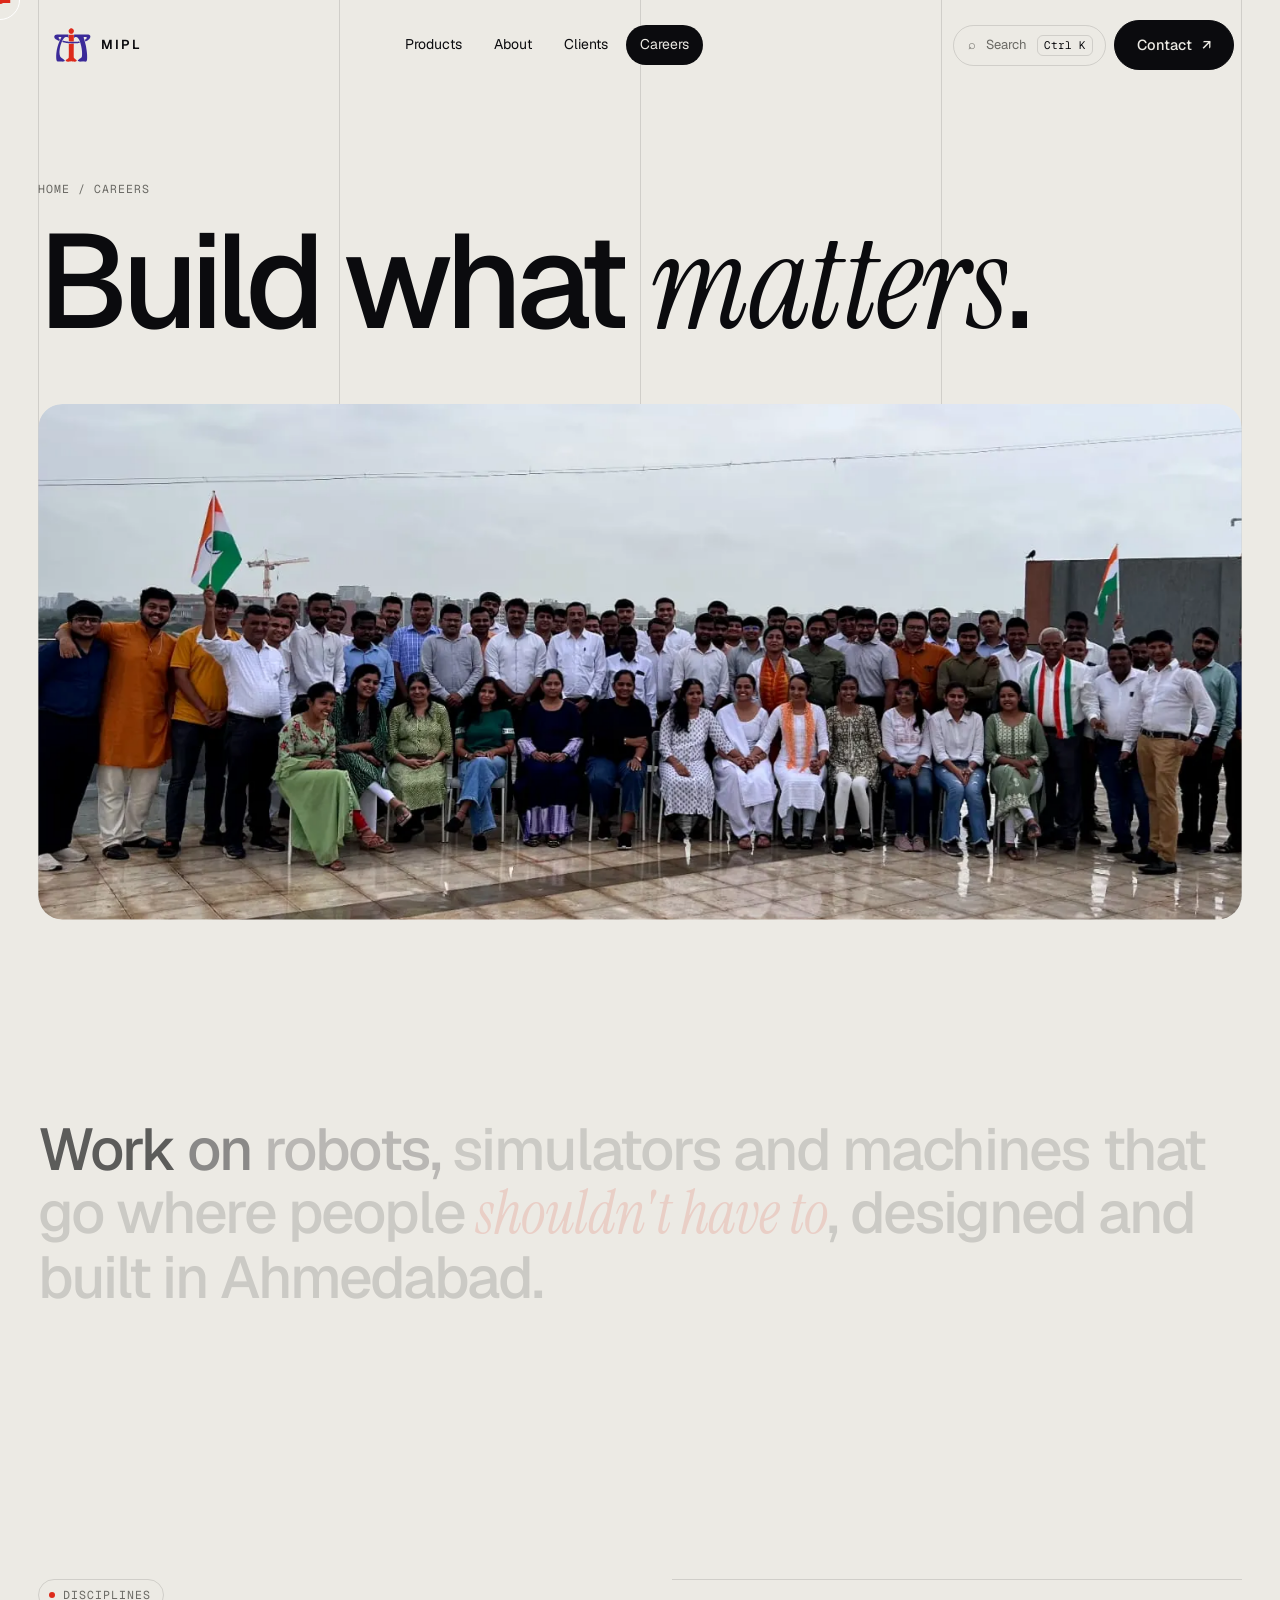
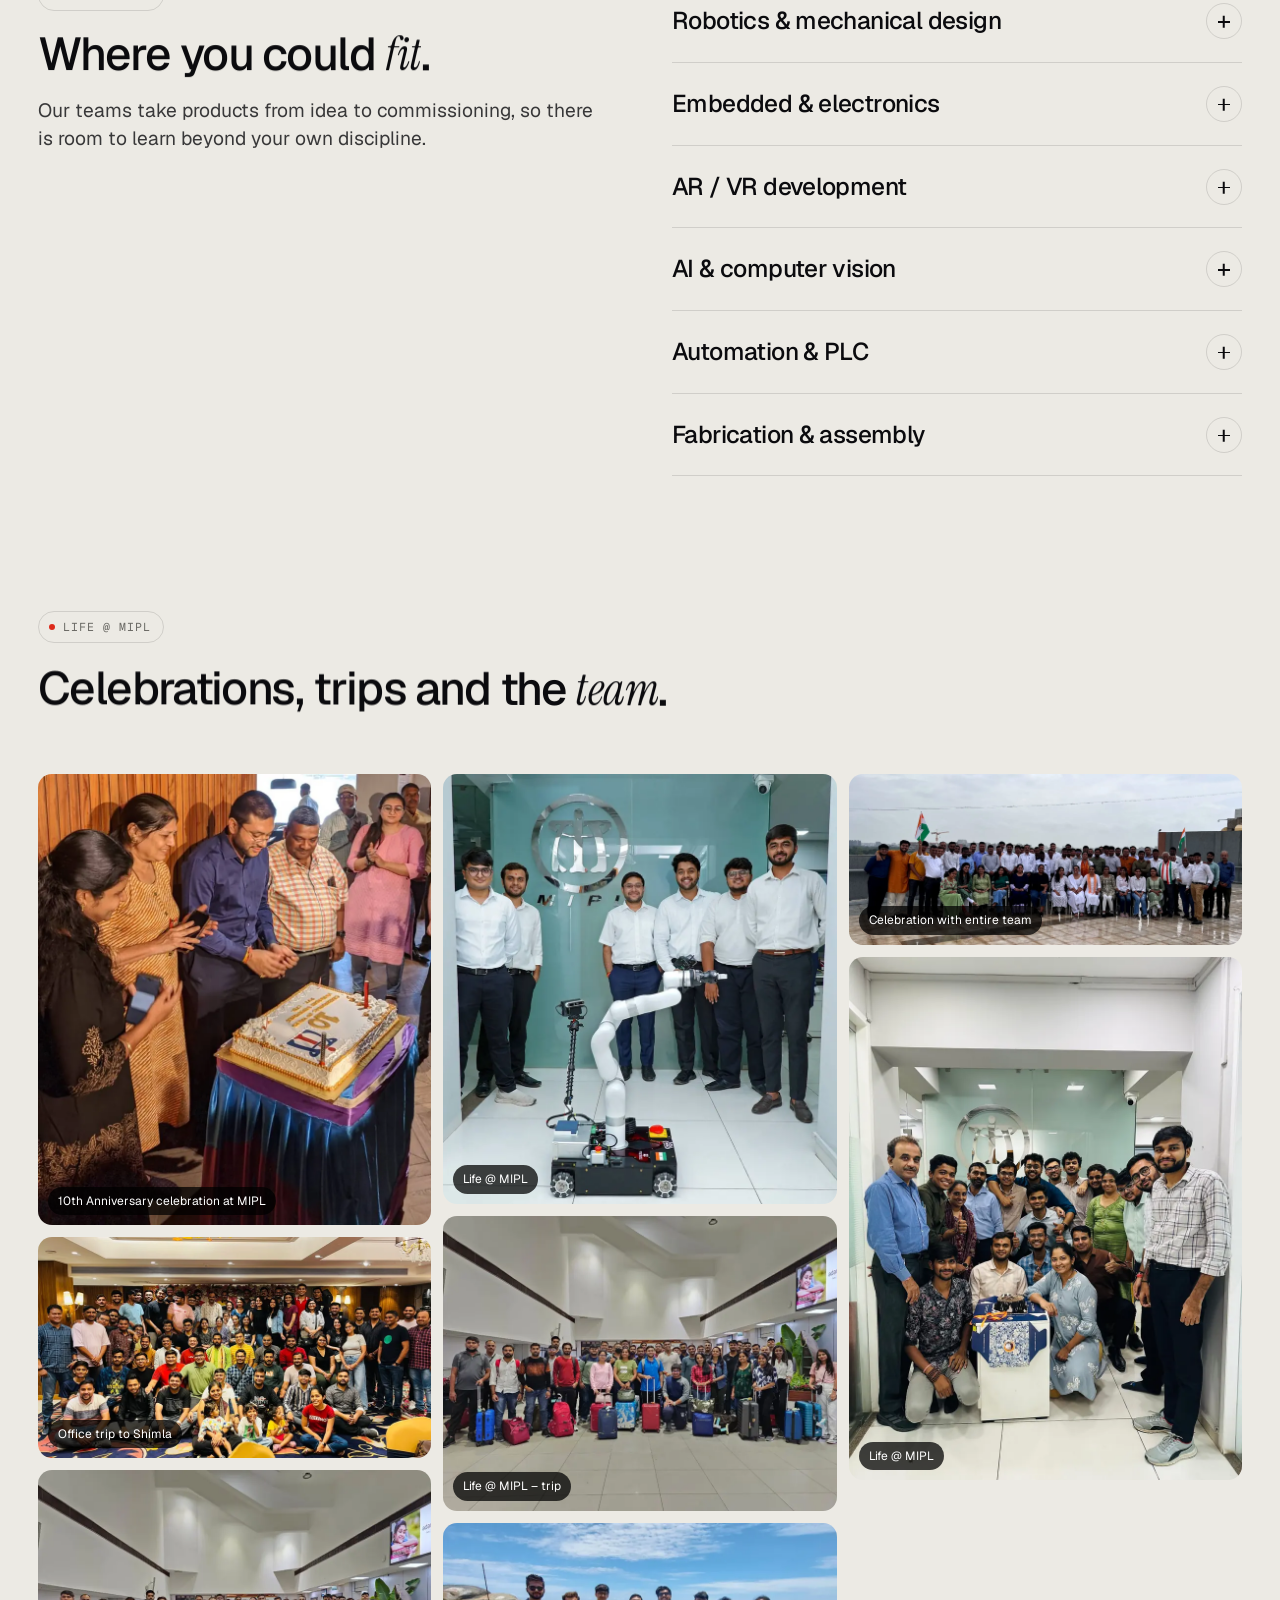
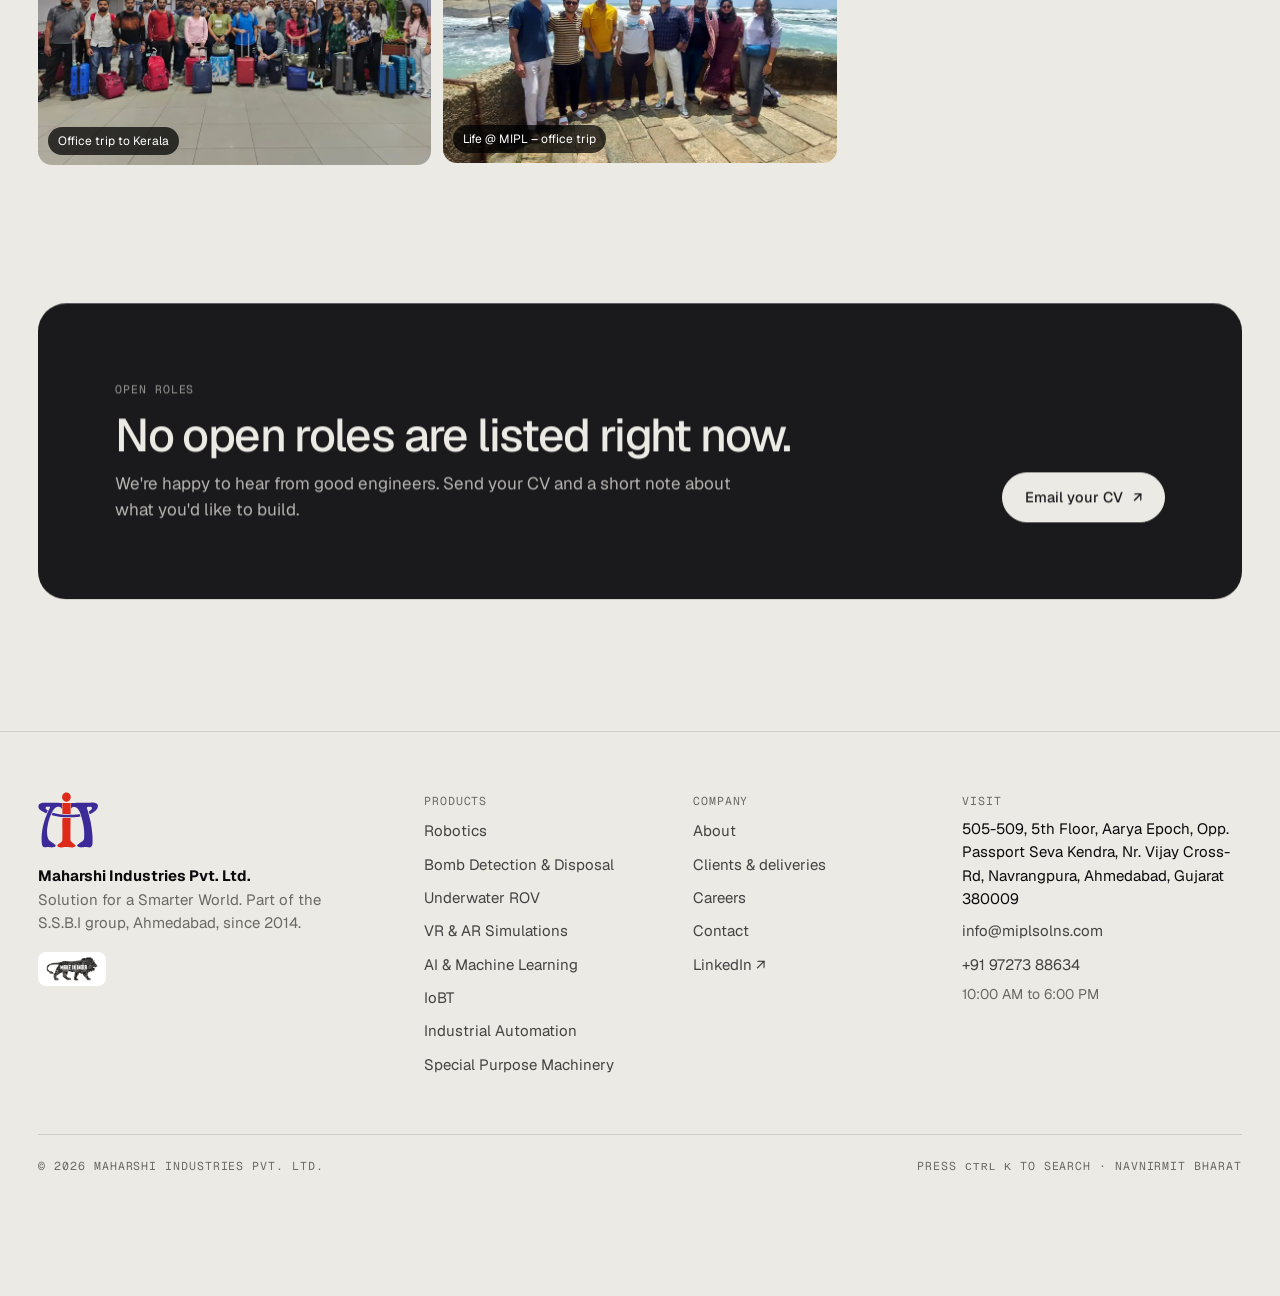
<file: careers.html>
<!doctype html>
<html lang="en" data-root="" data-theme="light"><head>
<meta charset="utf-8"><meta name="viewport" content="width=device-width,initial-scale=1">
<title>Careers | Maharshi Industries (MIPL)</title><meta name="description" content="Careers at Maharshi Industries, Ahmedabad: robotics, AI, AR/VR and automation engineering for defence and nuclear sectors."><link rel="canonical" href="https://miplsolns.com/careers.html">
<meta name="theme-color" content="#ECEAE4">
<meta property="og:type" content="website"><meta property="og:site_name" content="Maharshi Industries Pvt. Ltd."><meta property="og:title" content="Careers | Maharshi Industries (MIPL)"><meta property="og:description" content="Careers at Maharshi Industries, Ahmedabad: robotics, AI, AR/VR and automation engineering for defence and nuclear sectors."><meta property="og:url" content="https://miplsolns.com/careers.html"><meta property="og:image" content="https://miplsolns.com/assets/og/og-default.jpg"><meta property="og:image:width" content="1200"><meta property="og:image:height" content="630">
<meta name="twitter:card" content="summary_large_image"><meta name="twitter:title" content="Careers | Maharshi Industries (MIPL)"><meta name="twitter:description" content="Careers at Maharshi Industries, Ahmedabad: robotics, AI, AR/VR and automation engineering for defence and nuclear sectors."><meta name="twitter:image" content="https://miplsolns.com/assets/og/og-default.jpg">
<link rel="icon" href="favicon.ico" sizes="48x48"><link rel="icon" href="favicon.svg" type="image/svg+xml"><link rel="apple-touch-icon" href="apple-touch-icon.png"><link rel="manifest" href="site.webmanifest">
<link rel="stylesheet" href="assets/css/v2.css">
<script>(function(h){h.classList.add('js');try{if(sessionStorage.getItem('miplCurtain')==='1'){sessionStorage.removeItem('miplCurtain');if(!matchMedia('(prefers-reduced-motion: reduce)').matches)h.classList.add('arriving')}}catch(e){}setTimeout(function(){h.classList.remove('arriving')},2500)})(document.documentElement);</script>
<script type="application/ld+json">{"@context": "https://schema.org", "@type": "Organization", "name": "Maharshi Industries Pvt. Ltd.", "alternateName": "MIPL", "url": "https://miplsolns.com/", "logo": "https://miplsolns.com/assets/logo/mipl-logo.svg", "email": "info@miplsolns.com", "telephone": "+91 97273 88634", "foundingDate": "2014", "address": {"@type": "PostalAddress", "streetAddress": "505-509, 5th Floor, Aarya Epoch, Navrangpura", "addressLocality": "Ahmedabad", "addressRegion": "Gujarat", "postalCode": "380009", "addressCountry": "IN"}, "sameAs": ["https://www.linkedin.com/company/maharshi-industries-pvt-ltd/"]}</script></head>
<body>
<div id="prog" aria-hidden="true"></div><div class="grid-lines" aria-hidden="true"><i></i><i></i><i></i><i></i></div><a class="skip" href="#main">Skip to content</a>
<header class="nav"><a class="brand" href="index.html" aria-label="Maharshi Industries, home"><svg class="mlogo" viewBox="54 1 398 369" xmlns="http://www.w3.org/2000/svg" aria-hidden="true" focusable="false"><g><path class="bp" d="M93.06 71.14c-1.49 0.06-2.69 0.18-3.56 0.36-0.73 0.15-2.01 0.33-2.88 0.39-2.08 0.15-3.05 0.3-3.86 0.61-0.36 0.15-1.23 0.35-1.91 0.45-0.68 0.1-1.61 0.33-2.08 0.5-0.46 0.18-1.33 0.43-1.93 0.55-0.6 0.14-1.33 0.36-1.62 0.51-0.29 0.15-0.99 0.4-1.54 0.55-1.11 0.31-2.36 0.8-3.12 1.21-0.28 0.14-0.73 0.38-1 0.5-0.28 0.12-0.73 0.36-1 0.5-0.28 0.15-0.79 0.41-1.15 0.6-1.43 0.73-4.23 2.95-5.41 4.3-1.29 1.48-2.7 3.56-2.94 4.35-0.05 0.16-0.29 0.7-0.53 1.21-0.24 0.51-0.53 1.36-0.61 1.88-0.1 0.53-0.3 1.36-0.44 1.85-0.56 1.99-0.56 7.03 0 9.16 0.14 0.51 0.34 1.5 0.45 2.19 0.11 0.68 0.34 1.55 0.5 1.94 0.16 0.38 0.39 1 0.5 1.38 0.46 1.68 2.36 5 4.42 7.75 1.54 2.05 5.29 5.51 7.95 7.31 0.35 0.24 0.89 0.61 1.2 0.84 1.36 0.98 3.59 2.43 5.3 3.48 0.49 0.3 1.1 0.69 1.38 0.88 0.28 0.19 0.75 0.46 1.05 0.61 0.3 0.16 0.78 0.45 1.05 0.65 0.28 0.2 0.56 0.36 0.65 0.36 0.09-0 0.38 0.15 0.64 0.34 0.26 0.19 0.91 0.58 1.43 0.86 0.51 0.29 1.64 0.91 2.5 1.39 0.86 0.48 1.76 0.99 2 1.12 0.24 0.15 0.64 0.33 0.89 0.4 0.25 0.09 0.55 0.25 0.68 0.39 0.11 0.12 0.53 0.35 0.91 0.51 0.39 0.15 0.85 0.38 1.03 0.5 0.18 0.11 0.65 0.38 1.06 0.58 0.41 0.2 0.98 0.49 1.25 0.64 0.28 0.15 0.75 0.39 1.06 0.53 0.31 0.14 0.76 0.36 1 0.5 0.24 0.14 0.69 0.36 1 0.5 0.31 0.14 0.76 0.36 1 0.5 0.59 0.31 4.86 2.36 7.62 3.66 1.83 0.86 2.83 1.14 3.38 0.94 0.38-0.12 0.43-0.2 1.29-1.91 0.1-0.21 0.73-1.56 1.4-3 1.28-2.76 2.19-4.71 2.56-5.44 0.12-0.24 0.35-0.74 0.5-1.11 0.14-0.38 0.36-0.83 0.49-1 0.11-0.18 0.33-0.6 0.45-0.94 0.12-0.35 0.59-1.33 1.03-2.18 0.81-1.61 0.95-2.21 0.68-2.94-0.15-0.4-1.44-1.39-4.26-3.26-0.73-0.48-1.65-1.16-2.06-1.51-0.41-0.36-1-0.81-1.31-1.01-1.34-0.85-3.44-2.7-4.19-3.7-0.33-0.41-0.84-1.35-1.15-2.08-0.69-1.6-0.84-2.71-0.75-5.26l0.06-1.66 0.54-1.09c0.41-0.8 0.79-1.31 1.49-2.02 1.18-1.18 2.1-1.69 4.56-2.5 1.64-0.54 2.08-0.62 3.5-0.74 3.25-0.25 7.99-0.29 11.45-0.09l3.33 0.19 1.49 0.59c1.65 0.65 2.16 0.98 2.62 1.69 0.43 0.64 0.5 1.33 0.25 2.08-0.11 0.34-0.29 0.94-0.39 1.35-0.11 0.4-0.3 0.89-0.44 1.07-0.12 0.19-0.36 0.66-0.51 1.07-0.15 0.4-0.38 0.88-0.49 1.05-0.12 0.18-0.4 0.68-0.61 1.12-0.21 0.45-0.48 0.95-0.58 1.12-0.1 0.18-0.53 1.04-0.95 1.94-0.43 0.89-0.86 1.76-0.99 1.94-0.11 0.18-0.31 0.59-0.44 0.94-0.14 0.34-0.35 0.83-0.5 1.06-0.14 0.24-0.36 0.69-0.5 1-0.12 0.31-0.34 0.71-0.45 0.89-0.12 0.18-0.34 0.6-0.48 0.94-0.12 0.34-0.58 1.29-0.99 2.11-0.4 0.83-1.01 2.06-1.34 2.75-0.33 0.69-0.81 1.7-1.07 2.25-1.11 2.35-3.93 8.53-4.74 10.44-0.19 0.45-0.61 1.38-0.94 2.06-0.31 0.69-0.73 1.61-0.89 2.06-0.18 0.45-0.44 1.04-0.6 1.31-0.16 0.28-0.36 0.78-0.44 1.12-0.09 0.34-0.28 0.83-0.43 1.06-0.36 0.58-1.03 2.08-1.48 3.28-0.19 0.53-0.49 1.23-0.65 1.56-0.16 0.33-0.38 0.83-0.46 1.1-0.09 0.28-0.31 0.81-0.5 1.19-0.19 0.38-0.44 0.98-0.54 1.33-0.1 0.35-0.33 0.91-0.5 1.25-0.18 0.34-0.38 0.86-0.46 1.18-0.09 0.31-0.26 0.79-0.41 1.06-0.31 0.6-1.11 2.62-1.58 4-0.2 0.55-0.49 1.28-0.66 1.62-0.18 0.34-0.41 0.96-0.53 1.36-0.12 0.4-0.29 0.85-0.39 1-0.09 0.15-0.26 0.6-0.38 1-0.12 0.41-0.38 1.11-0.58 1.55-0.2 0.44-0.45 1.11-0.56 1.5-0.11 0.4-0.34 0.98-0.5 1.29-0.15 0.31-0.38 0.9-0.48 1.31-0.11 0.41-0.36 1.11-0.56 1.56-0.2 0.44-0.4 1-0.45 1.24-0.05 0.24-0.25 0.83-0.44 1.31-0.19 0.48-0.51 1.38-0.73 2-0.21 0.61-0.5 1.49-0.65 1.94-0.15 0.45-0.44 1.24-0.64 1.75-0.2 0.51-0.45 1.3-0.56 1.75-0.11 0.45-0.33 1.1-0.49 1.44-0.15 0.35-0.35 0.94-0.44 1.31-0.09 0.38-0.29 1.01-0.46 1.41-0.16 0.4-0.41 1.21-0.55 1.8-0.14 0.6-0.39 1.35-0.55 1.66-0.15 0.31-0.35 0.9-0.44 1.31-0.08 0.41-0.31 1.16-0.51 1.66-0.19 0.49-0.41 1.28-0.49 1.75-0.08 0.46-0.3 1.2-0.5 1.65-0.2 0.45-0.43 1.2-0.51 1.69-0.08 0.48-0.3 1.24-0.49 1.69-0.2 0.45-0.41 1.23-0.49 1.74-0.09 0.51-0.31 1.3-0.51 1.76-0.2 0.45-0.43 1.2-0.5 1.66-0.06 0.45-0.29 1.24-0.49 1.74-0.2 0.5-0.44 1.39-0.51 1.96-0.09 0.64-0.26 1.3-0.46 1.68-0.2 0.4-0.4 1.15-0.54 2.01-0.12 0.79-0.34 1.61-0.5 1.91-0.15 0.31-0.36 1.15-0.51 2.05-0.14 0.89-0.35 1.7-0.48 1.91-0.25 0.41-0.45 1.28-0.59 2.51-0.04 0.41-0.21 1.05-0.38 1.41-0.29 0.66-0.46 1.43-0.61 2.84-0.05 0.41-0.21 1.06-0.38 1.44-0.31 0.75-0.5 1.61-0.62 2.88-0.05 0.44-0.24 1.29-0.44 1.88-0.21 0.65-0.43 1.64-0.5 2.45-0.09 0.8-0.3 1.8-0.51 2.45-0.24 0.71-0.4 1.6-0.5 2.56-0.09 0.94-0.28 1.89-0.5 2.61-0.24 0.74-0.43 1.74-0.55 2.88-0.1 0.96-0.26 2-0.38 2.3-0.34 0.94-0.54 2.11-0.62 3.62-0.04 0.79-0.16 1.71-0.25 2.06-0.49 1.76-0.59 2.29-0.75 4.25-0.1 1.16-0.3 2.55-0.44 3.06-0.29 1.05-0.62 3.86-0.62 5.16 0 0.46-0.14 1.48-0.3 2.25-0.39 1.81-0.55 3.19-0.65 5.59-0.04 1.06-0.21 2.73-0.38 3.69-0.36 2.24-0.53 4.11-0.68 8.06-0.06 1.75-0.2 3.8-0.3 4.54-0.46 3.38-0.7 10.95-0.7 22.59 0 12.24 0.21 18.4 0.74 21.75 0.12 0.86 0.28 2.46 0.31 3.56 0.1 2.56 0.28 4.15 0.58 5.29 0.14 0.5 0.34 1.75 0.45 2.79 0.12 1.2 0.31 2.24 0.5 2.84 0.18 0.53 0.4 1.53 0.5 2.24 0.1 0.71 0.31 1.61 0.48 2.01 0.16 0.39 0.39 1.14 0.51 1.65 0.11 0.51 0.35 1.18 0.5 1.46 0.16 0.29 0.39 0.83 0.5 1.19 0.21 0.66 0.44 1.04 1.88 3.26 0.89 1.39 2.91 3.44 4.06 4.14 2 1.2 2.73 1.56 3.44 1.7 0.41 0.09 1.2 0.33 1.75 0.54l1 0.39 3.88 0.05c4.34 0.05 6.88-0.09 9.64-0.53 5.44-0.89 16.7-0.83 20.55 0.1 0.81 0.2 2.02 0.36 3.2 0.44 1.05 0.08 2.53 0.28 3.35 0.45 2.05 0.45 4.05 0.59 8.51 0.59 4.21-0 5.81-0.12 7.31-0.59 0.51-0.16 1.49-0.36 2.15-0.43 0.68-0.08 1.65-0.28 2.19-0.45 0.54-0.18 1.5-0.4 2.15-0.51 0.64-0.1 1.4-0.28 1.69-0.38 0.28-0.11 1.03-0.35 1.64-0.54 0.62-0.19 1.35-0.46 1.62-0.6 0.28-0.15 0.8-0.35 1.15-0.45 0.79-0.24 2.18-0.99 2.81-1.51 0.25-0.21 0.68-0.54 0.95-0.73 0.65-0.44 2.04-2.16 2.53-3.14 0.66-1.36 0.74-3.43 0.15-4.35-0.15-0.24-0.41-0.7-0.59-1.03-0.4-0.75-1.91-2.34-3.81-4.01-1.51-1.33-1.71-1.49-3.69-2.8-0.69-0.45-1.6-1.12-2.02-1.49-0.43-0.35-0.96-0.75-1.19-0.86-0.23-0.11-1.01-0.64-1.75-1.16-0.74-0.53-1.75-1.24-2.24-1.58-0.5-0.35-1.1-0.79-1.35-0.98-0.25-0.19-0.95-0.69-1.58-1.1-1.49-0.99-3.8-2.6-4.29-2.99-0.41-0.33-0.89-0.66-2.71-1.89-0.61-0.41-1.36-0.94-1.65-1.15-0.29-0.23-0.79-0.59-1.12-0.81-0.33-0.23-0.8-0.55-1.04-0.71-0.24-0.16-1.14-0.79-2-1.38-0.86-0.58-1.81-1.26-2.12-1.5-0.31-0.25-0.85-0.64-1.2-0.86-2.14-1.41-6.41-4.93-8.22-6.76-1.98-2-3.99-4.83-4.96-6.94-0.14-0.31-0.41-0.81-0.61-1.12-0.19-0.31-0.43-0.81-0.5-1.12-0.09-0.31-0.29-0.79-0.44-1.06-0.16-0.28-0.39-0.84-0.5-1.25-0.12-0.41-0.35-1-0.5-1.31-0.16-0.31-0.35-0.83-0.44-1.12-0.09-0.31-0.34-1.04-0.56-1.62-0.23-0.59-0.45-1.31-0.5-1.62-0.05-0.31-0.26-0.98-0.46-1.49-0.2-0.51-0.45-1.38-0.55-1.94-0.11-0.56-0.3-1.25-0.43-1.54-0.12-0.3-0.33-1.14-0.44-1.86-0.12-0.74-0.38-1.8-0.58-2.36-0.23-0.68-0.4-1.53-0.49-2.44-0.09-0.76-0.29-1.85-0.45-2.41-0.23-0.75-0.36-1.68-0.49-3.39-0.11-1.29-0.33-3.03-0.5-3.84-0.41-1.99-0.53-3.34-0.71-8.86-0.31-9.09-0.05-23.24 0.5-26.5 0.4-2.38 0.51-3.34 0.65-5.56 0.09-1.34 0.28-2.8 0.5-3.94 0.2-1 0.39-2.38 0.44-3.06 0.09-1.48 0.28-2.69 0.53-3.38 0.19-0.55 0.34-1.49 0.54-3.5 0.08-0.76 0.28-1.94 0.44-2.62 0.18-0.69 0.36-1.81 0.45-2.5 0.08-0.69 0.3-1.88 0.49-2.62 0.2-0.76 0.43-1.85 0.5-2.44 0.21-1.73 0.34-2.44 0.56-2.95 0.11-0.26 0.31-1.19 0.44-2.05 0.14-0.86 0.35-1.9 0.49-2.31 0.12-0.41 0.35-1.45 0.5-2.31 0.15-0.86 0.41-2.01 0.59-2.56 0.18-0.55 0.4-1.54 0.5-2.2 0.1-0.66 0.29-1.45 0.41-1.75 0.14-0.3 0.36-1.2 0.5-2 0.14-0.79 0.39-1.8 0.56-2.25 0.16-0.44 0.41-1.35 0.55-2.01 0.15-0.66 0.34-1.36 0.44-1.56 0.1-0.19 0.31-0.9 0.46-1.58 0.15-0.69 0.44-1.66 0.62-2.19 0.19-0.54 0.41-1.3 0.49-1.71 0.09-0.41 0.29-1.06 0.45-1.44 0.16-0.38 0.38-1.09 0.49-1.58 0.1-0.49 0.35-1.29 0.56-1.78 0.2-0.49 0.44-1.25 0.53-1.68 0.09-0.44 0.25-0.99 0.38-1.23 0.11-0.25 0.35-0.93 0.53-1.5 0.16-0.59 0.45-1.4 0.61-1.81 0.18-0.41 0.39-1.06 0.48-1.44 0.09-0.38 0.3-0.98 0.46-1.34 0.16-0.35 0.41-1.05 0.55-1.54 0.14-0.5 0.36-1.14 0.51-1.41 0.14-0.29 0.41-1 0.61-1.59 0.56-1.7 1.2-3.44 1.46-3.96 0.14-0.26 0.35-0.81 0.46-1.23 0.12-0.41 0.35-1.01 0.51-1.33 0.15-0.31 0.4-0.94 0.55-1.38 0.15-0.44 0.34-0.91 0.43-1.05 0.09-0.14 0.29-0.64 0.44-1.1 0.16-0.46 0.41-1.09 0.58-1.38 0.16-0.29 0.36-0.78 0.44-1.09 0.09-0.3 0.29-0.83 0.45-1.15 0.16-0.33 0.44-0.95 0.6-1.4 0.18-0.44 0.4-0.94 0.5-1.1 0.11-0.16 0.3-0.61 0.44-0.99 0.12-0.39 0.41-1.03 0.61-1.44 0.21-0.4 0.48-0.99 0.59-1.3 0.11-0.3 0.29-0.69 0.39-0.85 0.11-0.18 0.33-0.68 0.49-1.14 0.15-0.45 0.43-1.05 0.61-1.31 0.18-0.26 0.33-0.59 0.33-0.71 0-0.11 0.21-0.62 0.49-1.14 0.26-0.5 0.53-1.09 0.56-1.3 0.05-0.21 0.23-0.58 0.4-0.81 0.16-0.23 0.41-0.73 0.55-1.1 0.15-0.38 0.38-0.84 0.51-1.03 0.14-0.2 0.36-0.68 0.49-1.06 0.14-0.4 0.33-0.81 0.43-0.91 0.1-0.11 0.36-0.6 0.6-1.07 0.24-0.49 0.53-1.05 0.62-1.25 0.11-0.21 0.56-1.09 1-1.96 0.71-1.44 1.1-2.19 2.3-4.44 0.21-0.4 0.55-1.01 0.76-1.35 0.21-0.35 0.7-1.16 1.09-1.81 1.96-3.29 3.23-5.18 5.64-8.44 3.33-4.5 8.69-9.93 11.89-12.03 0.54-0.36 1.2-0.83 1.46-1.03 0.56-0.45 3.71-2.16 4.6-2.51 0.34-0.14 0.89-0.38 1.21-0.54 0.33-0.16 0.86-0.36 1.2-0.45 0.34-0.09 0.83-0.26 1.1-0.4 0.28-0.14 1.26-0.41 2.2-0.62 0.94-0.2 2.14-0.49 2.65-0.62 0.85-0.24 1.29-0.26 4.81-0.28l3.88-0.01 0.94 0.33c0.53 0.18 1.54 0.44 2.25 0.58 0.73 0.14 1.62 0.39 2 0.56 0.38 0.18 0.94 0.38 1.23 0.46 2.18 0.58 6.55 3.84 8.46 6.31 0.41 0.54 0.99 1.25 1.28 1.6 0.29 0.35 0.76 1.11 1.05 1.7 0.29 0.59 0.66 1.25 0.81 1.48 0.16 0.21 0.4 0.66 0.53 1 0.12 0.34 0.31 0.61 0.43 0.64 0.55 0.1 0.54 0.53 0.49-19.85-0.05-22.11 0.11-19.69-1.34-19.88-0.48-0.06-6.15-0.11-12.61-0.12-12.62-0-20.86-0.12-42.06-0.62-2.58-0.06-11.01-0.18-18.75-0.25-11.93-0.12-14.98-0.19-20.06-0.45-8.35-0.44-19.09-0.62-24-0.41Z"/><path class="bp" d="M402 71.14c-6.68 0.08-9.41 0.18-14.25 0.5-1.76 0.11-10.08 0.26-28.56 0.49-6.05 0.08-13.48 0.19-16.5 0.26-12.99 0.29-23.65 0.4-45.88 0.48-25.59 0.09-24.15 0.04-24.43 0.75-0.06 0.18-0.16 1.5-0.2 2.95-0.06 2.16-0.29 24.39-0.31 30.25-0.01 1.81 0.15 3.64 0.35 3.84 0.21 0.21 0.58-0.01 0.96-0.62 1.05-1.66 1.49-2.4 1.78-2.96 1-1.96 4.12-5.05 6.14-6.04 0.39-0.2 0.94-0.48 1.21-0.62 0.46-0.24 1.58-0.62 3.12-1.1 0.44-0.14 1.44-0.21 3.38-0.26 3.38-0.08 5.95 0.09 7 0.46 0.41 0.15 1.34 0.36 2.06 0.49 0.75 0.14 1.59 0.36 1.94 0.54 0.35 0.18 1.05 0.44 1.56 0.59 1 0.3 3.78 1.64 4.81 2.31 0.35 0.23 0.89 0.58 1.21 0.78 1.14 0.71 2.06 1.43 3.79 2.95 2.78 2.45 4.9 4.94 9.33 10.91 0.62 0.84 1.75 2.54 2.76 4.16 0.45 0.74 0.95 1.5 1.1 1.69 0.16 0.2 0.46 0.7 0.69 1.12 0.21 0.43 0.61 1.14 0.88 1.59 0.66 1.11 1.41 2.54 2.25 4.25 1.29 2.61 1.66 3.44 1.81 3.94 0.09 0.28 0.31 0.75 0.5 1.06 0.19 0.31 0.41 0.88 0.5 1.25 0.09 0.38 0.31 1 0.51 1.38 0.19 0.38 0.41 0.96 0.49 1.31 0.08 0.34 0.28 0.85 0.44 1.12 0.16 0.29 0.41 0.98 0.55 1.55 0.14 0.56 0.38 1.2 0.51 1.39 0.15 0.2 0.35 0.78 0.45 1.28 0.1 0.5 0.35 1.25 0.55 1.66 0.2 0.41 0.41 1.07 0.49 1.46 0.08 0.39 0.28 1 0.45 1.34 0.18 0.35 0.4 1.01 0.5 1.48 0.11 0.48 0.36 1.21 0.56 1.66 0.2 0.45 0.43 1.18 0.5 1.61 0.08 0.45 0.28 1.07 0.45 1.4 0.16 0.33 0.4 1.1 0.54 1.71 0.14 0.62 0.36 1.35 0.5 1.62 0.14 0.28 0.35 0.91 0.46 1.41 0.11 0.51 0.34 1.24 0.5 1.62 0.16 0.39 0.4 1.21 0.54 1.81 0.14 0.61 0.36 1.38 0.5 1.71 0.14 0.33 0.35 1.05 0.46 1.62 0.11 0.56 0.34 1.34 0.5 1.71 0.16 0.38 0.41 1.24 0.55 1.91 0.14 0.68 0.36 1.49 0.51 1.81 0.14 0.33 0.34 1.06 0.44 1.64 0.11 0.59 0.33 1.38 0.49 1.75 0.15 0.39 0.4 1.26 0.54 1.95 0.14 0.69 0.38 1.5 0.51 1.81 0.14 0.31 0.34 1.1 0.45 1.75 0.11 0.65 0.34 1.53 0.51 1.94 0.16 0.41 0.39 1.29 0.5 1.94 0.1 0.65 0.33 1.53 0.5 1.94 0.18 0.41 0.4 1.34 0.5 2.06 0.11 0.73 0.31 1.59 0.45 1.94 0.38 0.94 0.46 1.28 0.6 2.38 0.08 0.56 0.29 1.49 0.49 2.06 0.2 0.59 0.43 1.59 0.5 2.21 0.09 0.65 0.3 1.59 0.51 2.15 0.21 0.6 0.41 1.46 0.5 2.21 0.15 1.34 0.3 2.05 0.58 2.58 0.09 0.18 0.26 1.05 0.36 1.94 0.11 0.88 0.34 2.02 0.5 2.54 0.3 0.91 0.4 1.51 0.69 3.75 0.08 0.59 0.26 1.49 0.43 2 0.16 0.51 0.34 1.41 0.39 2 0.12 1.62 0.29 2.5 0.61 3.53 0.21 0.65 0.35 1.46 0.45 2.74 0.08 1.1 0.28 2.38 0.49 3.3 0.24 0.98 0.41 2.19 0.51 3.44 0.08 1.06 0.25 2.36 0.38 2.88 0.41 1.7 0.5 2.29 0.69 4.94 0.1 1.44 0.3 3.16 0.44 3.81 0.16 0.78 0.34 2.56 0.5 5.1 0.14 2.15 0.34 4.38 0.45 4.94 0.34 1.85 0.41 2.73 0.55 7.09 0.24 7.35 0.38 10.5 0.53 12.38 0.2 2.44 0.2 12.88 0 16.06-0.08 1.38-0.24 4.78-0.34 7.56-0.31 7.98-0.38 9.08-0.66 10.19-0.14 0.55-0.31 1.59-0.39 2.31-0.31 3.05-0.39 3.6-0.58 4.12-0.11 0.31-0.31 1.03-0.44 1.59-0.56 2.38-2.35 5.75-4.21 7.94-0.68 0.8-2.3 2.24-3.6 3.2-1.69 1.25-1.89 1.39-2.44 1.71-0.31 0.18-0.9 0.58-1.31 0.88-0.41 0.31-1 0.7-1.31 0.89-0.94 0.56-3.3 2.09-4.56 2.95-0.48 0.34-1.1 0.75-1.38 0.94-0.28 0.19-0.96 0.65-1.54 1.03-0.56 0.39-1.3 0.86-1.62 1.07-0.33 0.2-1 0.69-1.51 1.06-0.5 0.38-1.18 0.86-1.49 1.06-0.33 0.21-0.93 0.61-1.34 0.91-0.41 0.29-1 0.71-1.31 0.94-0.31 0.21-0.98 0.71-1.49 1.09-0.5 0.38-1.06 0.8-1.25 0.93-2.21 1.62-3.34 2.49-4 3.06-0.44 0.39-1.15 0.98-1.58 1.33-1.76 1.41-3.28 2.81-4.88 4.48-1.41 1.49-1.79 1.98-2.4 3.09l-0.73 1.31 0 1.25c0 1.24 0.01 1.26 0.54 2.2 1.18 2.12 4.46 4.59 7.46 5.61 0.55 0.19 1.29 0.45 1.62 0.6 1.53 0.62 3.2 1.16 4.12 1.34 0.55 0.1 1.34 0.31 1.75 0.49 0.41 0.18 1.26 0.38 1.88 0.45 0.62 0.08 1.55 0.28 2.06 0.44 1.46 0.48 2.51 0.58 6.62 0.56 4.44-0 6.3-0.12 8.34-0.56 1.07-0.24 2.11-0.35 3.85-0.44 2.55-0.12 3.54-0.24 5.5-0.62 0.76-0.15 2.51-0.33 4.46-0.44 2.41-0.14 3.55-0.25 4.56-0.49 2.45-0.55 6.85-0.53 8.66 0.05 0.56 0.18 1.7 0.33 3.62 0.49 1.86 0.16 3.09 0.33 3.62 0.49 1.19 0.36 1.3 0.39 3.15 0.53 0.94 0.06 2.06 0.24 2.5 0.36 1.74 0.53 2.2 0.58 5.73 0.58l3.44-0 0.99-0.35c0.55-0.19 1.39-0.44 1.86-0.54 0.48-0.1 1.24-0.34 1.69-0.54 0.46-0.2 0.99-0.4 1.18-0.45 0.73-0.19 3.61-2.23 4.62-3.28 0.95-0.99 2.61-3.18 2.91-3.86 0.16-0.35 0.43-0.84 0.6-1.1 0.18-0.25 0.36-0.64 0.4-0.86 0.05-0.23 0.25-0.74 0.44-1.15 0.2-0.41 0.5-1.38 0.68-2.12 0.16-0.76 0.39-1.58 0.49-1.81 0.2-0.49 0.41-1.71 0.53-3.12 0.05-0.51 0.19-1.36 0.31-1.88 0.38-1.48 0.5-2.8 0.62-6.48 0.06-1.88 0.14-3.45 0.18-3.5 0.04-0.06 0.16-1.28 0.29-2.73 0.2-2.34 0.23-4.1 0.23-16.55-0.01-13.46-0.03-14.04-0.29-16.88-0.18-1.81-0.33-4.65-0.4-7.39-0.14-5.18-0.28-7.16-0.62-8.99-0.18-0.94-0.29-2.27-0.38-4.7-0.12-3.53-0.2-4.33-0.62-6.3-0.18-0.79-0.3-2.08-0.38-3.81-0.14-2.84-0.24-3.74-0.62-5.34-0.18-0.73-0.29-1.8-0.38-3.58-0.08-1.39-0.21-2.94-0.33-3.44-0.1-0.5-0.3-1.41-0.44-2.02-0.12-0.62-0.24-1.6-0.24-2.19-0.01-1.68-0.21-3.34-0.56-4.62-0.24-0.88-0.35-1.71-0.44-3.19-0.14-2.36-0.18-2.65-0.58-4.12-0.21-0.79-0.34-1.76-0.44-3.25-0.11-1.7-0.23-2.46-0.56-3.78-0.25-0.98-0.43-1.96-0.43-2.4 0-1.3-0.25-3.19-0.56-4.34-0.2-0.71-0.36-1.74-0.45-2.86-0.08-1.07-0.25-2.24-0.45-3-0.43-1.68-0.5-2.1-0.65-4-0.08-0.94-0.24-1.98-0.38-2.44-0.25-0.78-0.35-1.4-0.64-3.95-0.06-0.62-0.26-1.59-0.43-2.15-0.18-0.56-0.35-1.43-0.39-1.93-0.11-1.23-0.4-2.84-0.64-3.5-0.1-0.3-0.28-1.26-0.38-2.15-0.11-0.99-0.31-2.06-0.54-2.75-0.2-0.62-0.43-1.65-0.5-2.27-0.08-0.62-0.28-1.6-0.45-2.18-0.18-0.59-0.4-1.64-0.51-2.35-0.1-0.71-0.35-1.73-0.54-2.25-0.2-0.54-0.43-1.38-0.5-1.88-0.08-0.5-0.3-1.39-0.51-2-0.2-0.6-0.43-1.51-0.49-2.02-0.08-0.51-0.29-1.39-0.5-1.94-0.2-0.55-0.43-1.4-0.5-1.88-0.08-0.49-0.3-1.36-0.5-1.95-0.2-0.59-0.4-1.38-0.45-1.75-0.11-0.91-0.28-1.53-0.62-2.43-0.16-0.41-0.36-1.2-0.45-1.75-0.08-0.55-0.3-1.43-0.5-1.95-0.19-0.51-0.4-1.39-0.49-1.93-0.09-0.55-0.29-1.38-0.46-1.84-0.16-0.48-0.41-1.46-0.55-2.2-0.14-0.74-0.36-1.59-0.5-1.9-0.14-0.3-0.31-0.95-0.38-1.44-0.08-0.48-0.33-1.5-0.56-2.25-0.23-0.76-0.49-1.78-0.56-2.25-0.08-0.49-0.3-1.3-0.5-1.83-0.19-0.53-0.41-1.43-0.5-2-0.08-0.58-0.3-1.45-0.5-1.93-0.19-0.49-0.41-1.35-0.49-1.93-0.08-0.58-0.3-1.45-0.5-1.95-0.2-0.5-0.43-1.35-0.5-1.9-0.15-1.12-0.24-1.49-0.6-2.29-0.14-0.31-0.31-1.07-0.4-1.69-0.09-0.62-0.3-1.46-0.46-1.88-0.18-0.41-0.43-1.36-0.55-2.1-0.14-0.75-0.36-1.59-0.5-1.85-0.12-0.26-0.35-1.01-0.48-1.65-0.14-0.65-0.36-1.41-0.51-1.71-0.15-0.29-0.35-0.93-0.45-1.4-0.1-0.48-0.35-1.2-0.55-1.59-0.19-0.4-0.43-1.07-0.5-1.51-0.08-0.44-0.3-1.11-0.49-1.49-0.2-0.39-0.45-1.11-0.56-1.62-0.11-0.51-0.31-1.1-0.44-1.31-0.14-0.21-0.36-0.86-0.51-1.44-0.15-0.58-0.38-1.26-0.51-1.53-0.12-0.26-0.33-0.86-0.44-1.33-0.1-0.46-0.35-1.18-0.55-1.6-0.2-0.41-0.43-1.11-0.5-1.55-0.08-0.45-0.28-1.07-0.45-1.41-0.16-0.33-0.41-1.06-0.54-1.62-0.14-0.58-0.4-1.38-0.58-1.78-0.25-0.56-0.34-1.03-0.4-1.94-0.1-1.62 0.08-2.36 0.85-3.61 0.73-1.19 2.11-2.41 3.15-2.78 0.36-0.11 0.85-0.34 1.1-0.49 0.26-0.15 1.05-0.38 1.85-0.51 0.79-0.15 1.95-0.4 2.61-0.58 2.33-0.6 11.48-0.55 13.4 0.08 0.45 0.15 1.46 0.35 2.25 0.45 0.99 0.14 1.74 0.31 2.44 0.6 0.55 0.23 1.24 0.48 1.53 0.56 0.29 0.08 0.69 0.28 0.88 0.43 0.19 0.15 0.58 0.44 0.85 0.62 1.05 0.7 1.8 1.83 2.2 3.28 0.24 0.88 0.26 1.19 0.19 2.5-0.11 2.24-0.46 3.96-1.07 5.34-1 2.25-1.99 3.84-3.11 5.04-0.4 0.41-0.88 0.96-1.06 1.23-0.61 0.8-3.61 3.26-5.7 4.66-1.65 1.11-5.74 3.35-7.12 3.91-0.38 0.15-1 0.49-1.38 0.74-0.65 0.44-0.69 0.49-0.73 1.05-0.03 0.38 0.08 0.91 0.28 1.51 0.18 0.51 0.4 1.3 0.5 1.75 0.11 0.46 0.34 1.16 0.5 1.55 0.16 0.4 0.4 1.18 0.51 1.73 0.12 0.55 0.35 1.31 0.51 1.7 0.16 0.39 0.4 1.23 0.54 1.84 0.14 0.62 0.36 1.36 0.51 1.65 0.15 0.29 0.35 1.01 0.45 1.6 0.11 0.6 0.35 1.45 0.55 1.9 0.19 0.45 0.41 1.2 0.5 1.66 0.29 1.6 0.91 2.09 2.02 1.59 2.04-0.9 3.45-1.58 3.76-1.79 0.19-0.12 0.68-0.36 1.09-0.53 0.4-0.16 0.93-0.43 1.15-0.6 0.23-0.16 0.62-0.38 0.89-0.46 0.26-0.08 0.62-0.29 0.83-0.45 0.2-0.16 0.61-0.39 0.9-0.5 0.3-0.1 0.69-0.28 0.86-0.39 0.28-0.19 2.66-1.51 4.61-2.56 0.38-0.2 0.85-0.5 1.05-0.68 0.19-0.16 0.43-0.3 0.51-0.3 0.09-0 0.91-0.46 1.84-1.01 0.93-0.56 1.76-1.05 1.86-1.09 0.1-0.04 0.54-0.3 0.96-0.58 0.43-0.29 1.1-0.71 1.5-0.96 1.43-0.89 6.24-4.1 6.75-4.51 0.29-0.23 0.99-0.76 1.56-1.19 3.86-2.9 8.74-7.61 12.74-12.29 1.41-1.65 3.59-4.69 4.09-5.69 0.18-0.34 0.44-0.8 0.59-1 0.16-0.21 0.43-0.66 0.59-1 0.18-0.35 0.43-0.85 0.58-1.12 0.5-0.95 1.26-2.66 1.35-3.01 0.05-0.2 0.19-0.58 0.33-0.84 0.12-0.25 0.38-1 0.55-1.65 0.18-0.65 0.43-1.43 0.55-1.73 0.14-0.3 0.34-1.19 0.45-1.98 0.1-0.79 0.31-2.1 0.45-2.93 0.39-2.31 0.45-5.69 0.12-7.06-0.14-0.59-0.34-1.59-0.45-2.23-0.28-1.62-1.48-3.96-2.88-5.68-1.28-1.55-4.19-3.96-5.68-4.71-0.41-0.21-0.79-0.44-0.83-0.5-0.05-0.06-0.38-0.21-0.74-0.34-0.35-0.11-0.98-0.38-1.36-0.56-0.39-0.2-1.09-0.5-1.55-0.68-0.46-0.18-0.91-0.38-0.99-0.44-0.09-0.08-0.61-0.24-1.19-0.39-0.58-0.14-1.33-0.4-1.66-0.58-0.36-0.18-1.12-0.39-1.75-0.5-0.61-0.09-1.33-0.28-1.58-0.41-0.55-0.28-1.55-0.46-3.08-0.56-0.61-0.05-1.71-0.23-2.44-0.4-2.25-0.54-5.06-0.59-20.38-0.4Z"/><path class="bar" d="M151.12 138.14c-0.64 0.2-0.75 0.34-1.55 1.95-0.4 0.81-0.81 1.61-0.9 1.79-0.1 0.18-0.58 1.12-1.07 2.12-0.49 1-0.99 1.96-1.11 2.14-0.12 0.18-0.34 0.62-0.49 0.99-0.14 0.36-0.36 0.8-0.5 0.96-0.14 0.18-0.35 0.6-0.49 0.96-0.14 0.36-0.39 0.86-0.55 1.11-0.44 0.65-0.88 2.15-0.73 2.45 0.15 0.26 0.28 0.33 1.39 0.64 0.45 0.12 1.15 0.34 1.56 0.48 0.41 0.14 1.09 0.31 1.5 0.39 0.41 0.08 1.09 0.28 1.51 0.45 0.41 0.16 1.3 0.39 1.95 0.5 0.66 0.1 1.5 0.33 1.88 0.5 0.36 0.16 1.09 0.36 1.6 0.44 0.51 0.09 1.28 0.28 1.69 0.44 1.14 0.43 1.14 0.43 2.43 0.62 0.68 0.1 1.58 0.31 2.02 0.49 0.44 0.16 1.23 0.36 1.74 0.44 0.51 0.09 1.35 0.29 1.84 0.46 0.95 0.31 2.79 0.68 3.46 0.68 0.21-0 0.86 0.18 1.44 0.38 0.59 0.21 1.54 0.44 2.12 0.5 0.59 0.08 1.55 0.3 2.14 0.51 0.7 0.24 1.51 0.41 2.38 0.5 0.73 0.06 1.88 0.29 2.56 0.49 0.69 0.2 1.95 0.45 2.81 0.55 0.86 0.1 1.85 0.29 2.19 0.43 0.73 0.29 1.83 0.48 3.69 0.65 0.73 0.06 1.68 0.23 2.12 0.35 1.19 0.36 1.33 0.39 3.01 0.53 0.85 0.08 2.06 0.28 2.68 0.44 1.29 0.35 2.51 0.51 4.56 0.62 0.79 0.05 2.04 0.21 2.76 0.38 1.46 0.34 2.9 0.51 5.24 0.62 0.99 0.05 2.05 0.19 2.88 0.39 1.34 0.33 2.14 0.39 8.31 0.68 1.49 0.06 3.25 0.23 4.05 0.36 3.12 0.55 15.01 0.7 41.76 0.51 17.28-0.11 21.09-0.2 23.88-0.58 1.39-0.18 3.35-0.28 10.38-0.55 2.58-0.09 3.68-0.19 4.94-0.43 1.11-0.2 2.34-0.33 3.88-0.39 3.3-0.12 4.76-0.26 6.21-0.61 0.95-0.23 1.95-0.34 3.88-0.44 2.15-0.12 2.84-0.2 4-0.5 0.78-0.2 2.06-0.43 2.85-0.51 0.79-0.08 2.02-0.28 2.75-0.45 0.73-0.18 2.11-0.4 3.08-0.49 1.93-0.19 2.55-0.38 2.86-0.86 0.3-0.46 0.26-1.31-0.1-2.02-0.18-0.34-0.38-0.85-0.45-1.15-0.08-0.29-0.2-0.76-0.28-1.06-0.08-0.29-0.25-0.68-0.39-0.86-0.12-0.19-0.33-0.75-0.43-1.24-0.1-0.49-0.34-1.18-0.51-1.54-0.18-0.35-0.4-1-0.5-1.45-0.09-0.45-0.33-1.12-0.53-1.5-0.19-0.38-0.43-1.05-0.5-1.49-0.09-0.45-0.41-1.3-0.71-1.91-0.65-1.3-0.69-1.31-2.4-1.11-0.66 0.09-1.64 0.2-2.15 0.26-0.51 0.06-1.29 0.23-1.73 0.36-0.43 0.14-1.39 0.31-2.12 0.39-1.89 0.19-2.8 0.34-4.09 0.69-0.86 0.24-1.69 0.33-3.58 0.43-1.61 0.09-3.21 0.25-4.62 0.5-1.75 0.29-2.85 0.39-5.61 0.5-3.51 0.15-4.12 0.2-7.81 0.64-3.11 0.38-20.38 0.54-47 0.46-21.85-0.08-22.55-0.09-26.69-0.65-1.28-0.18-3.78-0.39-5.56-0.49-2.34-0.14-3.69-0.28-4.81-0.5-1.11-0.21-2.35-0.34-4.31-0.44-2.27-0.11-2.96-0.19-4-0.46-0.86-0.23-2.06-0.4-3.88-0.55-1.69-0.15-2.91-0.31-3.44-0.48-1.14-0.35-1.31-0.38-3.69-0.53-1.38-0.09-2.45-0.23-3.06-0.4-1.59-0.44-1.76-0.46-3.44-0.66-0.89-0.1-2.05-0.33-2.56-0.49-0.55-0.18-1.59-0.36-2.5-0.45-1.03-0.1-1.95-0.26-2.69-0.5-0.61-0.2-1.76-0.45-2.54-0.56-0.78-0.11-1.78-0.34-2.2-0.5-0.44-0.16-1.36-0.36-2.09-0.44-0.75-0.09-1.71-0.29-2.31-0.5-0.58-0.2-1.48-0.43-2.01-0.5-0.54-0.09-1.36-0.31-1.85-0.5-0.48-0.19-1.38-0.41-2-0.49-0.64-0.09-1.46-0.3-1.94-0.5-0.45-0.19-1.2-0.43-1.69-0.51-0.48-0.09-1.29-0.31-1.79-0.51-0.51-0.2-1.33-0.43-1.81-0.5-0.5-0.08-1.26-0.3-1.7-0.5-0.89-0.41-1.86-0.54-2.51-0.35Z"/></g><g><g class="stem"><path d="M214.91 73.17c-0.21 0.1-0.45 0.29-0.53 0.44-0.15 0.26-0.03 12.81 0.24 24.7 0.08 3.16 0.19 15 0.25 26.31 0.06 11.31 0.15 20.69 0.19 20.84 0.12 0.53 0.45 0.59 3.88 0.62 3.11 0.05 8.76 0.3 12.06 0.54 3.09 0.23 30.86 0.62 36.27 0.53 1.6-0.03 1.89-0.58 1.54-2.98-0.2-1.41-0.21-2.15-0.08-10.12 0.08-4.74 0.2-12.05 0.26-16.24 0.24-14.61 0.39-21.91 0.58-27.38 0.1-3.03 0.24-7.9 0.3-10.85 0.14-6.04 0.12-6.18-0.62-6.43-0.71-0.23-53.8-0.21-54.34 0.01Z"/><path d="M215.2 172.2c-0.11 0.1-0.2 0.26-0.2 0.34 0 0.09-0.01 32.77-0.03 72.65-0.04 66.54-0.05 72.55-0.24 73.12-0.11 0.34-0.38 1.24-0.59 2-1.05 3.85-3.26 6.85-8.24 11.21-1.2 1.05-2.5 2.14-2.9 2.41-0.39 0.28-1.14 0.83-1.65 1.23-1.33 1.03-3.01 2.24-5.11 3.65-2.48 1.68-2.96 2.01-3.69 2.56-0.41 0.31-0.98 0.71-1.25 0.9-0.28 0.19-0.73 0.51-1 0.71-0.28 0.21-0.84 0.61-1.25 0.9-0.41 0.29-1.12 0.85-1.58 1.23-0.46 0.39-1.29 1.06-1.84 1.5-1.98 1.55-3.12 2.99-4 5l-0.58 1.33 0 1.51-0.01 1.5 0.49 0.93c0.61 1.16 1.49 2.18 2.76 3.16 1.62 1.26 2.43 1.7 5.12 2.8 0.41 0.16 1.11 0.46 1.56 0.66 0.45 0.2 1.24 0.45 1.75 0.58 0.51 0.11 1.15 0.31 1.4 0.44 0.26 0.14 0.85 0.33 1.31 0.44 0.48 0.1 1.36 0.35 1.98 0.55 0.62 0.2 1.83 0.45 2.68 0.56 0.85 0.11 2 0.31 2.56 0.44 1.4 0.34 4.3 0.35 6.1 0.01 1.94-0.36 2-0.38 4.29-0.51 1.38-0.09 2.76-0.26 3.94-0.5 1-0.2 2.55-0.44 3.44-0.51 0.9-0.08 2.25-0.28 3-0.44 0.76-0.16 2.64-0.41 4.19-0.55 1.55-0.15 3.66-0.4 4.69-0.56 4.64-0.75 14.9-0.75 18.4-0 0.78 0.18 2.5 0.39 3.88 0.5 1.44 0.12 3.03 0.33 3.79 0.5 1.59 0.36 1.88 0.4 3.88 0.56 0.86 0.06 2.21 0.25 3.01 0.43 0.79 0.16 2.27 0.36 3.31 0.45 2.16 0.18 4.2 0.41 5.61 0.68 1.5 0.29 4.38 0.26 5.96-0.05 0.71-0.14 2.1-0.34 3.1-0.45 1.12-0.12 2.24-0.34 2.94-0.55 0.62-0.2 1.38-0.39 1.69-0.44 0.31-0.05 1.04-0.25 1.62-0.45 0.59-0.2 1.58-0.5 2.19-0.66 4.94-1.31 8.51-3.75 9.45-6.43 1.09-3.09-0.41-6.25-4.81-10.1-0.9-0.79-2.11-1.85-2.7-2.35-1.12-0.98-3.26-2.69-4-3.2-0.24-0.16-0.78-0.59-1.19-0.94-0.41-0.35-1.31-1.05-2-1.54-1.39-1.01-1.86-1.38-3.2-2.46-0.5-0.41-1.15-0.93-1.44-1.12-0.78-0.58-2.23-1.78-3.3-2.75-0.53-0.49-1.59-1.44-2.35-2.12-3.23-2.89-5.33-5.43-6.41-7.79-0.58-1.26-0.8-2.05-0.98-3.59-0.16-1.39-0.19-138.19-0.01-142.38l0.1-2.75-0.33-0.33c-0.19-0.18-0.44-0.5-0.55-0.71l-0.21-0.4-19.69-0-19.68-0-0.4-0.5-0.4-0.5-6.1-0c-5.39-0-6.12 0.03-6.3 0.2Z"/></g><path class="dot" d="M239.81 4.25c-0.69 0.05-1.68 0.21-2.19 0.35-0.51 0.15-1.36 0.33-1.9 0.39-0.53 0.08-1.62 0.36-2.45 0.64-0.83 0.28-1.56 0.5-1.64 0.5-0.12-0-1.62 0.74-3.55 1.74-4.34 2.26-8.8 6.74-11.14 11.14-1.28 2.41-1.84 3.58-1.95 4.04-0.08 0.29-0.3 0.89-0.5 1.34-0.2 0.45-0.44 1.29-0.55 1.88-0.1 0.59-0.33 1.56-0.51 2.19-0.74 2.55-0.71 9.73 0.05 12.7 0.2 0.79 0.44 1.78 0.51 2.2 0.08 0.44 0.3 1.16 0.49 1.62 0.2 0.48 0.43 1.1 0.51 1.41 0.14 0.49 0.51 1.34 1.36 3 2.81 5.5 7.83 10.39 13.39 13.06 0.79 0.38 1.5 0.69 1.6 0.69 0.09-0 0.45 0.15 0.8 0.33 0.35 0.18 1.15 0.43 1.78 0.55 0.62 0.14 1.5 0.35 1.95 0.49 2.25 0.7 8.39 0.7 10.76 0.01 0.45-0.14 1.26-0.33 1.81-0.44 0.95-0.18 2.95-0.93 4.24-1.59 0.35-0.18 0.76-0.36 0.94-0.41 0.33-0.1 1.36-0.69 2.44-1.38 0.35-0.23 0.88-0.56 1.18-0.75 0.31-0.19 0.96-0.71 1.46-1.18 0.5-0.45 1.38-1.25 1.94-1.76 0.56-0.51 1.38-1.39 1.79-1.95 0.43-0.55 1.07-1.43 1.46-1.94 1.56-2.08 3.29-5.36 4.12-7.81 0.68-2 1.45-5.31 1.62-6.95 0.09-0.81 0.11-2.51 0.08-4.31-0.05-2.61-0.1-3.25-0.45-5.2-0.21-1.23-0.51-2.55-0.65-2.94-0.14-0.39-0.43-1.25-0.64-1.9-0.65-2.06-2.58-5.7-3.98-7.55-0.31-0.4-0.73-0.96-0.93-1.25-1.73-2.4-5.96-6.14-8.14-7.19-0.41-0.19-1.34-0.68-2.05-1.06-0.85-0.46-1.7-0.83-2.46-1.03-0.65-0.18-1.43-0.43-1.73-0.56-0.31-0.12-1.12-0.33-1.81-0.43-0.69-0.11-1.78-0.3-2.41-0.43-1.46-0.3-3.05-0.39-4.66-0.26Z"/></g></svg><b>MIPL</b></a>
<nav aria-label="Main"><ul><li><a href="products.html">Products</a></li><li><a href="about.html">About</a></li><li><a href="clients.html">Clients</a></li><li><a href="careers.html" aria-current=page>Careers</a></li></ul></nav>
<div class="nright"><button class="kbtn" type="button" data-cmdk aria-label="Search the site (Ctrl+K)"><span aria-hidden="true">⌕</span><span class="t">Search</span><kbd aria-hidden="true">Ctrl K</kbd></button>
<a class="btn solid navcta magnetic" href="contact.html"><span class="lbl">Contact</span> <span class="ar">↗</span></a>
<button class="burger" aria-label="Menu" aria-expanded="false" aria-controls="mmenu"><span></span><span></span></button></div></header>
<div class="mmenu" id="mmenu" aria-hidden="true"><nav aria-label="Mobile"><ul><li><a href="index.html">Home</a></li><li><a href="products.html">Products</a><ul class="sub"><li><a href="products/robotics.html">Robotics</a></li><li><a href="products/bomb-detection-disposal.html">BDDS</a></li><li><a href="products/underwater-rov.html">Underwater ROV</a></li><li><a href="products/vr-ar.html">VR &amp; AR</a></li><li><a href="products/ai-ml.html">AI &amp; ML</a></li><li><a href="products/iobt.html">IoBT</a></li><li><a href="products/industrial-automation.html">Automation</a></li><li><a href="products/special-purpose-machinery.html">SPM</a></li></ul></li><li><a href="about.html">About</a></li><li><a href="clients.html">Clients</a></li><li><a href="careers.html">Careers</a></li><li><a href="contact.html">Contact</a></li></ul></nav><p class="mono" style="color:#a9a8a3">info@miplsolns.com · +91 97273 88634</p></div>
<main id="main" tabindex="-1"><section class="ihero" data-theme="light"><div class="wrap"><p class="crumb mono"><a href="index.html">Home</a><span>/</span><span>Careers</span></p><h1 class="h-xl" data-hsplit>Build what <span class="serif">matters</span>.</h1>
<div class="wipe-img" data-wipe="up" data-par><picture><source type="image/webp" srcset="assets/img/life-mipl-celebration-with-entier-team-800.webp 800w, assets/img/life-mipl-celebration-with-entier-team.webp 1600w" sizes="100vw"><img class="cov" src="assets/img/life-mipl-celebration-with-entier-team.jpg" width="1600" height="693" alt="The MIPL team" loading="eager" fetchpriority="high" decoding="async"></picture></div></div></section>
<section class="sec" data-theme="dark"><div class="wrap"><p class="fill" data-fill>Work on robots, simulators and machines that go where people <span class="serif">shouldn't have to</span>, designed and built in Ahmedabad.</p></div></section>
<section class="sec" data-theme="light"><div class="wrap two"><div><p class="pill mono">Disciplines</p><h2 class="h-m" data-split style="margin-top:20px">Where you could <span class="serif">fit</span>.</h2><p class="lead" style="margin-top:20px">Our teams take products from idea to commissioning, so there is room to learn beyond your own discipline.</p></div><div class="acc"><details><summary>Robotics &amp; mechanical design<span class="pl" aria-hidden="true"></span></summary><div class="ac-body"><p class="mut">Robotic platforms, manipulators and fixtures, like our EOD, NDT and decontamination robots.</p></div></details><details><summary>Embedded &amp; electronics<span class="pl" aria-hidden="true"></span></summary><div class="ac-body"><p class="mut">Control electronics, sensors and communication for systems that work in harsh conditions.</p></div></details><details><summary>AR / VR development<span class="pl" aria-hidden="true"></span></summary><div class="ac-body"><p class="mut">Simulators and training modules for defence, nuclear, oil &amp; gas and education.</p></div></details><details><summary>AI &amp; computer vision<span class="pl" aria-hidden="true"></span></summary><div class="ac-body"><p class="mut">Driver monitoring, predictive maintenance and surveillance intelligence.</p></div></details><details><summary>Automation &amp; PLC<span class="pl" aria-hidden="true"></span></summary><div class="ac-body"><p class="mut">Control systems for industrial and nuclear-sector automation.</p></div></details><details><summary>Fabrication &amp; assembly<span class="pl" aria-hidden="true"></span></summary><div class="ac-body"><p class="mut">Building, testing and commissioning special purpose machinery.</p></div></details></div></div></section>
<section class="sec" data-theme="light" style="padding-top:0"><div class="wrap"><div class="shead"><div><p class="pill mono">Life @ MIPL</p><h2 class="h-m" data-split>Celebrations, trips and the <span class="serif">team</span>.</h2></div></div><div class="masonry"><button type="button" data-lb="assets/img/10th-anniversary-of-mipl.webp" data-alt="10th Anniversary celebration at MIPL" aria-label="Open photo: 10th Anniversary celebration at MIPL"><picture><source type="image/webp" srcset="assets/img/10th-anniversary-of-mipl-800.webp 800w, assets/img/10th-anniversary-of-mipl.webp 899w" sizes="(max-width:560px) 100vw, 33vw"><img class="cov" src="assets/img/10th-anniversary-of-mipl.jpg" width="899" height="1032" alt="10th Anniversary celebration at MIPL" loading="lazy" decoding="async"></picture><span class="cap">10th Anniversary celebration at MIPL</span></button><button type="button" data-lb="assets/img/879af1a8-452b-4fa5-9a74-618b7e58a7ed.webp" data-alt="Office trip to Shimla" aria-label="Open photo: Office trip to Shimla"><picture><source type="image/webp" srcset="assets/img/879af1a8-452b-4fa5-9a74-618b7e58a7ed-800.webp 800w, assets/img/879af1a8-452b-4fa5-9a74-618b7e58a7ed.webp 1600w" sizes="(max-width:560px) 100vw, 33vw"><img class="cov" src="assets/img/879af1a8-452b-4fa5-9a74-618b7e58a7ed.jpg" width="1600" height="900" alt="Office trip to Shimla" loading="lazy" decoding="async"></picture><span class="cap">Office trip to Shimla</span></button><button type="button" data-lb="assets/img/office-trip.webp" data-alt="Office trip to Kerala" aria-label="Open photo: Office trip to Kerala"><picture><source type="image/webp" srcset="assets/img/office-trip-800.webp 800w, assets/img/office-trip.webp 1280w" sizes="(max-width:560px) 100vw, 33vw"><img class="cov" src="assets/img/office-trip.jpg" width="1280" height="960" alt="Office trip to Kerala" loading="lazy" decoding="async"></picture><span class="cap">Office trip to Kerala</span></button><button type="button" data-lb="assets/img/msp03025-e-1.webp" data-alt="Life @ MIPL" aria-label="Open photo: Life @ MIPL"><picture><source type="image/webp" srcset="assets/img/msp03025-e-1-800.webp 800w, assets/img/msp03025-e-1.webp 1600w" sizes="(max-width:560px) 100vw, 33vw"><img class="cov" src="assets/img/msp03025-e-1.jpg" width="1600" height="1747" alt="Life @ MIPL" loading="lazy" decoding="async"></picture><span class="cap">Life @ MIPL</span></button><button type="button" data-lb="assets/img/trip-2.webp" data-alt="Life @ MIPL – trip" aria-label="Open photo: Life @ MIPL – trip"><picture><source type="image/webp" srcset="assets/img/trip-2-800.webp 800w, assets/img/trip-2.webp 1280w" sizes="(max-width:560px) 100vw, 33vw"><img class="cov" src="assets/img/trip-2.jpg" width="1280" height="960" alt="Life @ MIPL – trip" loading="lazy" decoding="async"></picture><span class="cap">Life @ MIPL – trip</span></button><button type="button" data-lb="assets/img/life-mipl-office-trip.webp" data-alt="Life @ MIPL – office trip" aria-label="Open photo: Life @ MIPL – office trip"><picture><source type="image/webp" srcset="assets/img/life-mipl-office-trip-800.webp 800w, assets/img/life-mipl-office-trip.webp 1280w" sizes="(max-width:560px) 100vw, 33vw"><img class="cov" src="assets/img/life-mipl-office-trip.jpg" width="1280" height="784" alt="Life @ MIPL – office trip" loading="lazy" decoding="async"></picture><span class="cap">Life @ MIPL – office trip</span></button><button type="button" data-lb="assets/img/life-mipl-celebration-with-entier-team.webp" data-alt="Celebration with entire team" aria-label="Open photo: Celebration with entire team"><picture><source type="image/webp" srcset="assets/img/life-mipl-celebration-with-entier-team-800.webp 800w, assets/img/life-mipl-celebration-with-entier-team.webp 1600w" sizes="(max-width:560px) 100vw, 33vw"><img class="cov" src="assets/img/life-mipl-celebration-with-entier-team.jpg" width="1600" height="693" alt="Celebration with entire team" loading="lazy" decoding="async"></picture><span class="cap">Celebration with entire team</span></button><button type="button" data-lb="assets/img/01f3fac9-79d3-4915-8018-635424622039.webp" data-alt="Life @ MIPL" aria-label="Open photo: Life @ MIPL"><picture><source type="image/webp" srcset="assets/img/01f3fac9-79d3-4915-8018-635424622039-800.webp 800w, assets/img/01f3fac9-79d3-4915-8018-635424622039.webp 1600w" sizes="(max-width:560px) 100vw, 33vw"><img class="cov" src="assets/img/01f3fac9-79d3-4915-8018-635424622039.jpg" width="1600" height="2133" alt="Life @ MIPL" loading="lazy" decoding="async"></picture><span class="cap">Life @ MIPL</span></button></div></div></section>
<section class="sec" data-theme="light" style="padding-top:0"><div class="wrap"><div class="band" data-up><div><p class="mono">Open roles</p><h2 class="h-m" style="margin-top:14px">No open roles are listed right now.</h2><p style="margin-top:12px;opacity:.75;max-width:620px">We're happy to hear from good engineers. Send your CV and a short note about what you'd like to build.</p><!-- TODO(MIPL): openings + HR email --></div><a class="btn solid magnetic" href="mailto:info@miplsolns.com?subject=Careers%20at%20MIPL"><span class="lbl">Email your CV</span> <span class="ar">↗</span></a></div></div></section></main>
<footer class="foot" data-theme-foot><div class="wrap"><div class="fgrid">
<div class="fbrand"><svg class="mlogo" viewBox="54 1 398 369" xmlns="http://www.w3.org/2000/svg" role="img" aria-label="Maharshi Industries logo"><g><path class="bp" d="M93.06 71.14c-1.49 0.06-2.69 0.18-3.56 0.36-0.73 0.15-2.01 0.33-2.88 0.39-2.08 0.15-3.05 0.3-3.86 0.61-0.36 0.15-1.23 0.35-1.91 0.45-0.68 0.1-1.61 0.33-2.08 0.5-0.46 0.18-1.33 0.43-1.93 0.55-0.6 0.14-1.33 0.36-1.62 0.51-0.29 0.15-0.99 0.4-1.54 0.55-1.11 0.31-2.36 0.8-3.12 1.21-0.28 0.14-0.73 0.38-1 0.5-0.28 0.12-0.73 0.36-1 0.5-0.28 0.15-0.79 0.41-1.15 0.6-1.43 0.73-4.23 2.95-5.41 4.3-1.29 1.48-2.7 3.56-2.94 4.35-0.05 0.16-0.29 0.7-0.53 1.21-0.24 0.51-0.53 1.36-0.61 1.88-0.1 0.53-0.3 1.36-0.44 1.85-0.56 1.99-0.56 7.03 0 9.16 0.14 0.51 0.34 1.5 0.45 2.19 0.11 0.68 0.34 1.55 0.5 1.94 0.16 0.38 0.39 1 0.5 1.38 0.46 1.68 2.36 5 4.42 7.75 1.54 2.05 5.29 5.51 7.95 7.31 0.35 0.24 0.89 0.61 1.2 0.84 1.36 0.98 3.59 2.43 5.3 3.48 0.49 0.3 1.1 0.69 1.38 0.88 0.28 0.19 0.75 0.46 1.05 0.61 0.3 0.16 0.78 0.45 1.05 0.65 0.28 0.2 0.56 0.36 0.65 0.36 0.09-0 0.38 0.15 0.64 0.34 0.26 0.19 0.91 0.58 1.43 0.86 0.51 0.29 1.64 0.91 2.5 1.39 0.86 0.48 1.76 0.99 2 1.12 0.24 0.15 0.64 0.33 0.89 0.4 0.25 0.09 0.55 0.25 0.68 0.39 0.11 0.12 0.53 0.35 0.91 0.51 0.39 0.15 0.85 0.38 1.03 0.5 0.18 0.11 0.65 0.38 1.06 0.58 0.41 0.2 0.98 0.49 1.25 0.64 0.28 0.15 0.75 0.39 1.06 0.53 0.31 0.14 0.76 0.36 1 0.5 0.24 0.14 0.69 0.36 1 0.5 0.31 0.14 0.76 0.36 1 0.5 0.59 0.31 4.86 2.36 7.62 3.66 1.83 0.86 2.83 1.14 3.38 0.94 0.38-0.12 0.43-0.2 1.29-1.91 0.1-0.21 0.73-1.56 1.4-3 1.28-2.76 2.19-4.71 2.56-5.44 0.12-0.24 0.35-0.74 0.5-1.11 0.14-0.38 0.36-0.83 0.49-1 0.11-0.18 0.33-0.6 0.45-0.94 0.12-0.35 0.59-1.33 1.03-2.18 0.81-1.61 0.95-2.21 0.68-2.94-0.15-0.4-1.44-1.39-4.26-3.26-0.73-0.48-1.65-1.16-2.06-1.51-0.41-0.36-1-0.81-1.31-1.01-1.34-0.85-3.44-2.7-4.19-3.7-0.33-0.41-0.84-1.35-1.15-2.08-0.69-1.6-0.84-2.71-0.75-5.26l0.06-1.66 0.54-1.09c0.41-0.8 0.79-1.31 1.49-2.02 1.18-1.18 2.1-1.69 4.56-2.5 1.64-0.54 2.08-0.62 3.5-0.74 3.25-0.25 7.99-0.29 11.45-0.09l3.33 0.19 1.49 0.59c1.65 0.65 2.16 0.98 2.62 1.69 0.43 0.64 0.5 1.33 0.25 2.08-0.11 0.34-0.29 0.94-0.39 1.35-0.11 0.4-0.3 0.89-0.44 1.07-0.12 0.19-0.36 0.66-0.51 1.07-0.15 0.4-0.38 0.88-0.49 1.05-0.12 0.18-0.4 0.68-0.61 1.12-0.21 0.45-0.48 0.95-0.58 1.12-0.1 0.18-0.53 1.04-0.95 1.94-0.43 0.89-0.86 1.76-0.99 1.94-0.11 0.18-0.31 0.59-0.44 0.94-0.14 0.34-0.35 0.83-0.5 1.06-0.14 0.24-0.36 0.69-0.5 1-0.12 0.31-0.34 0.71-0.45 0.89-0.12 0.18-0.34 0.6-0.48 0.94-0.12 0.34-0.58 1.29-0.99 2.11-0.4 0.83-1.01 2.06-1.34 2.75-0.33 0.69-0.81 1.7-1.07 2.25-1.11 2.35-3.93 8.53-4.74 10.44-0.19 0.45-0.61 1.38-0.94 2.06-0.31 0.69-0.73 1.61-0.89 2.06-0.18 0.45-0.44 1.04-0.6 1.31-0.16 0.28-0.36 0.78-0.44 1.12-0.09 0.34-0.28 0.83-0.43 1.06-0.36 0.58-1.03 2.08-1.48 3.28-0.19 0.53-0.49 1.23-0.65 1.56-0.16 0.33-0.38 0.83-0.46 1.1-0.09 0.28-0.31 0.81-0.5 1.19-0.19 0.38-0.44 0.98-0.54 1.33-0.1 0.35-0.33 0.91-0.5 1.25-0.18 0.34-0.38 0.86-0.46 1.18-0.09 0.31-0.26 0.79-0.41 1.06-0.31 0.6-1.11 2.62-1.58 4-0.2 0.55-0.49 1.28-0.66 1.62-0.18 0.34-0.41 0.96-0.53 1.36-0.12 0.4-0.29 0.85-0.39 1-0.09 0.15-0.26 0.6-0.38 1-0.12 0.41-0.38 1.11-0.58 1.55-0.2 0.44-0.45 1.11-0.56 1.5-0.11 0.4-0.34 0.98-0.5 1.29-0.15 0.31-0.38 0.9-0.48 1.31-0.11 0.41-0.36 1.11-0.56 1.56-0.2 0.44-0.4 1-0.45 1.24-0.05 0.24-0.25 0.83-0.44 1.31-0.19 0.48-0.51 1.38-0.73 2-0.21 0.61-0.5 1.49-0.65 1.94-0.15 0.45-0.44 1.24-0.64 1.75-0.2 0.51-0.45 1.3-0.56 1.75-0.11 0.45-0.33 1.1-0.49 1.44-0.15 0.35-0.35 0.94-0.44 1.31-0.09 0.38-0.29 1.01-0.46 1.41-0.16 0.4-0.41 1.21-0.55 1.8-0.14 0.6-0.39 1.35-0.55 1.66-0.15 0.31-0.35 0.9-0.44 1.31-0.08 0.41-0.31 1.16-0.51 1.66-0.19 0.49-0.41 1.28-0.49 1.75-0.08 0.46-0.3 1.2-0.5 1.65-0.2 0.45-0.43 1.2-0.51 1.69-0.08 0.48-0.3 1.24-0.49 1.69-0.2 0.45-0.41 1.23-0.49 1.74-0.09 0.51-0.31 1.3-0.51 1.76-0.2 0.45-0.43 1.2-0.5 1.66-0.06 0.45-0.29 1.24-0.49 1.74-0.2 0.5-0.44 1.39-0.51 1.96-0.09 0.64-0.26 1.3-0.46 1.68-0.2 0.4-0.4 1.15-0.54 2.01-0.12 0.79-0.34 1.61-0.5 1.91-0.15 0.31-0.36 1.15-0.51 2.05-0.14 0.89-0.35 1.7-0.48 1.91-0.25 0.41-0.45 1.28-0.59 2.51-0.04 0.41-0.21 1.05-0.38 1.41-0.29 0.66-0.46 1.43-0.61 2.84-0.05 0.41-0.21 1.06-0.38 1.44-0.31 0.75-0.5 1.61-0.62 2.88-0.05 0.44-0.24 1.29-0.44 1.88-0.21 0.65-0.43 1.64-0.5 2.45-0.09 0.8-0.3 1.8-0.51 2.45-0.24 0.71-0.4 1.6-0.5 2.56-0.09 0.94-0.28 1.89-0.5 2.61-0.24 0.74-0.43 1.74-0.55 2.88-0.1 0.96-0.26 2-0.38 2.3-0.34 0.94-0.54 2.11-0.62 3.62-0.04 0.79-0.16 1.71-0.25 2.06-0.49 1.76-0.59 2.29-0.75 4.25-0.1 1.16-0.3 2.55-0.44 3.06-0.29 1.05-0.62 3.86-0.62 5.16 0 0.46-0.14 1.48-0.3 2.25-0.39 1.81-0.55 3.19-0.65 5.59-0.04 1.06-0.21 2.73-0.38 3.69-0.36 2.24-0.53 4.11-0.68 8.06-0.06 1.75-0.2 3.8-0.3 4.54-0.46 3.38-0.7 10.95-0.7 22.59 0 12.24 0.21 18.4 0.74 21.75 0.12 0.86 0.28 2.46 0.31 3.56 0.1 2.56 0.28 4.15 0.58 5.29 0.14 0.5 0.34 1.75 0.45 2.79 0.12 1.2 0.31 2.24 0.5 2.84 0.18 0.53 0.4 1.53 0.5 2.24 0.1 0.71 0.31 1.61 0.48 2.01 0.16 0.39 0.39 1.14 0.51 1.65 0.11 0.51 0.35 1.18 0.5 1.46 0.16 0.29 0.39 0.83 0.5 1.19 0.21 0.66 0.44 1.04 1.88 3.26 0.89 1.39 2.91 3.44 4.06 4.14 2 1.2 2.73 1.56 3.44 1.7 0.41 0.09 1.2 0.33 1.75 0.54l1 0.39 3.88 0.05c4.34 0.05 6.88-0.09 9.64-0.53 5.44-0.89 16.7-0.83 20.55 0.1 0.81 0.2 2.02 0.36 3.2 0.44 1.05 0.08 2.53 0.28 3.35 0.45 2.05 0.45 4.05 0.59 8.51 0.59 4.21-0 5.81-0.12 7.31-0.59 0.51-0.16 1.49-0.36 2.15-0.43 0.68-0.08 1.65-0.28 2.19-0.45 0.54-0.18 1.5-0.4 2.15-0.51 0.64-0.1 1.4-0.28 1.69-0.38 0.28-0.11 1.03-0.35 1.64-0.54 0.62-0.19 1.35-0.46 1.62-0.6 0.28-0.15 0.8-0.35 1.15-0.45 0.79-0.24 2.18-0.99 2.81-1.51 0.25-0.21 0.68-0.54 0.95-0.73 0.65-0.44 2.04-2.16 2.53-3.14 0.66-1.36 0.74-3.43 0.15-4.35-0.15-0.24-0.41-0.7-0.59-1.03-0.4-0.75-1.91-2.34-3.81-4.01-1.51-1.33-1.71-1.49-3.69-2.8-0.69-0.45-1.6-1.12-2.02-1.49-0.43-0.35-0.96-0.75-1.19-0.86-0.23-0.11-1.01-0.64-1.75-1.16-0.74-0.53-1.75-1.24-2.24-1.58-0.5-0.35-1.1-0.79-1.35-0.98-0.25-0.19-0.95-0.69-1.58-1.1-1.49-0.99-3.8-2.6-4.29-2.99-0.41-0.33-0.89-0.66-2.71-1.89-0.61-0.41-1.36-0.94-1.65-1.15-0.29-0.23-0.79-0.59-1.12-0.81-0.33-0.23-0.8-0.55-1.04-0.71-0.24-0.16-1.14-0.79-2-1.38-0.86-0.58-1.81-1.26-2.12-1.5-0.31-0.25-0.85-0.64-1.2-0.86-2.14-1.41-6.41-4.93-8.22-6.76-1.98-2-3.99-4.83-4.96-6.94-0.14-0.31-0.41-0.81-0.61-1.12-0.19-0.31-0.43-0.81-0.5-1.12-0.09-0.31-0.29-0.79-0.44-1.06-0.16-0.28-0.39-0.84-0.5-1.25-0.12-0.41-0.35-1-0.5-1.31-0.16-0.31-0.35-0.83-0.44-1.12-0.09-0.31-0.34-1.04-0.56-1.62-0.23-0.59-0.45-1.31-0.5-1.62-0.05-0.31-0.26-0.98-0.46-1.49-0.2-0.51-0.45-1.38-0.55-1.94-0.11-0.56-0.3-1.25-0.43-1.54-0.12-0.3-0.33-1.14-0.44-1.86-0.12-0.74-0.38-1.8-0.58-2.36-0.23-0.68-0.4-1.53-0.49-2.44-0.09-0.76-0.29-1.85-0.45-2.41-0.23-0.75-0.36-1.68-0.49-3.39-0.11-1.29-0.33-3.03-0.5-3.84-0.41-1.99-0.53-3.34-0.71-8.86-0.31-9.09-0.05-23.24 0.5-26.5 0.4-2.38 0.51-3.34 0.65-5.56 0.09-1.34 0.28-2.8 0.5-3.94 0.2-1 0.39-2.38 0.44-3.06 0.09-1.48 0.28-2.69 0.53-3.38 0.19-0.55 0.34-1.49 0.54-3.5 0.08-0.76 0.28-1.94 0.44-2.62 0.18-0.69 0.36-1.81 0.45-2.5 0.08-0.69 0.3-1.88 0.49-2.62 0.2-0.76 0.43-1.85 0.5-2.44 0.21-1.73 0.34-2.44 0.56-2.95 0.11-0.26 0.31-1.19 0.44-2.05 0.14-0.86 0.35-1.9 0.49-2.31 0.12-0.41 0.35-1.45 0.5-2.31 0.15-0.86 0.41-2.01 0.59-2.56 0.18-0.55 0.4-1.54 0.5-2.2 0.1-0.66 0.29-1.45 0.41-1.75 0.14-0.3 0.36-1.2 0.5-2 0.14-0.79 0.39-1.8 0.56-2.25 0.16-0.44 0.41-1.35 0.55-2.01 0.15-0.66 0.34-1.36 0.44-1.56 0.1-0.19 0.31-0.9 0.46-1.58 0.15-0.69 0.44-1.66 0.62-2.19 0.19-0.54 0.41-1.3 0.49-1.71 0.09-0.41 0.29-1.06 0.45-1.44 0.16-0.38 0.38-1.09 0.49-1.58 0.1-0.49 0.35-1.29 0.56-1.78 0.2-0.49 0.44-1.25 0.53-1.68 0.09-0.44 0.25-0.99 0.38-1.23 0.11-0.25 0.35-0.93 0.53-1.5 0.16-0.59 0.45-1.4 0.61-1.81 0.18-0.41 0.39-1.06 0.48-1.44 0.09-0.38 0.3-0.98 0.46-1.34 0.16-0.35 0.41-1.05 0.55-1.54 0.14-0.5 0.36-1.14 0.51-1.41 0.14-0.29 0.41-1 0.61-1.59 0.56-1.7 1.2-3.44 1.46-3.96 0.14-0.26 0.35-0.81 0.46-1.23 0.12-0.41 0.35-1.01 0.51-1.33 0.15-0.31 0.4-0.94 0.55-1.38 0.15-0.44 0.34-0.91 0.43-1.05 0.09-0.14 0.29-0.64 0.44-1.1 0.16-0.46 0.41-1.09 0.58-1.38 0.16-0.29 0.36-0.78 0.44-1.09 0.09-0.3 0.29-0.83 0.45-1.15 0.16-0.33 0.44-0.95 0.6-1.4 0.18-0.44 0.4-0.94 0.5-1.1 0.11-0.16 0.3-0.61 0.44-0.99 0.12-0.39 0.41-1.03 0.61-1.44 0.21-0.4 0.48-0.99 0.59-1.3 0.11-0.3 0.29-0.69 0.39-0.85 0.11-0.18 0.33-0.68 0.49-1.14 0.15-0.45 0.43-1.05 0.61-1.31 0.18-0.26 0.33-0.59 0.33-0.71 0-0.11 0.21-0.62 0.49-1.14 0.26-0.5 0.53-1.09 0.56-1.3 0.05-0.21 0.23-0.58 0.4-0.81 0.16-0.23 0.41-0.73 0.55-1.1 0.15-0.38 0.38-0.84 0.51-1.03 0.14-0.2 0.36-0.68 0.49-1.06 0.14-0.4 0.33-0.81 0.43-0.91 0.1-0.11 0.36-0.6 0.6-1.07 0.24-0.49 0.53-1.05 0.62-1.25 0.11-0.21 0.56-1.09 1-1.96 0.71-1.44 1.1-2.19 2.3-4.44 0.21-0.4 0.55-1.01 0.76-1.35 0.21-0.35 0.7-1.16 1.09-1.81 1.96-3.29 3.23-5.18 5.64-8.44 3.33-4.5 8.69-9.93 11.89-12.03 0.54-0.36 1.2-0.83 1.46-1.03 0.56-0.45 3.71-2.16 4.6-2.51 0.34-0.14 0.89-0.38 1.21-0.54 0.33-0.16 0.86-0.36 1.2-0.45 0.34-0.09 0.83-0.26 1.1-0.4 0.28-0.14 1.26-0.41 2.2-0.62 0.94-0.2 2.14-0.49 2.65-0.62 0.85-0.24 1.29-0.26 4.81-0.28l3.88-0.01 0.94 0.33c0.53 0.18 1.54 0.44 2.25 0.58 0.73 0.14 1.62 0.39 2 0.56 0.38 0.18 0.94 0.38 1.23 0.46 2.18 0.58 6.55 3.84 8.46 6.31 0.41 0.54 0.99 1.25 1.28 1.6 0.29 0.35 0.76 1.11 1.05 1.7 0.29 0.59 0.66 1.25 0.81 1.48 0.16 0.21 0.4 0.66 0.53 1 0.12 0.34 0.31 0.61 0.43 0.64 0.55 0.1 0.54 0.53 0.49-19.85-0.05-22.11 0.11-19.69-1.34-19.88-0.48-0.06-6.15-0.11-12.61-0.12-12.62-0-20.86-0.12-42.06-0.62-2.58-0.06-11.01-0.18-18.75-0.25-11.93-0.12-14.98-0.19-20.06-0.45-8.35-0.44-19.09-0.62-24-0.41Z"/><path class="bp" d="M402 71.14c-6.68 0.08-9.41 0.18-14.25 0.5-1.76 0.11-10.08 0.26-28.56 0.49-6.05 0.08-13.48 0.19-16.5 0.26-12.99 0.29-23.65 0.4-45.88 0.48-25.59 0.09-24.15 0.04-24.43 0.75-0.06 0.18-0.16 1.5-0.2 2.95-0.06 2.16-0.29 24.39-0.31 30.25-0.01 1.81 0.15 3.64 0.35 3.84 0.21 0.21 0.58-0.01 0.96-0.62 1.05-1.66 1.49-2.4 1.78-2.96 1-1.96 4.12-5.05 6.14-6.04 0.39-0.2 0.94-0.48 1.21-0.62 0.46-0.24 1.58-0.62 3.12-1.1 0.44-0.14 1.44-0.21 3.38-0.26 3.38-0.08 5.95 0.09 7 0.46 0.41 0.15 1.34 0.36 2.06 0.49 0.75 0.14 1.59 0.36 1.94 0.54 0.35 0.18 1.05 0.44 1.56 0.59 1 0.3 3.78 1.64 4.81 2.31 0.35 0.23 0.89 0.58 1.21 0.78 1.14 0.71 2.06 1.43 3.79 2.95 2.78 2.45 4.9 4.94 9.33 10.91 0.62 0.84 1.75 2.54 2.76 4.16 0.45 0.74 0.95 1.5 1.1 1.69 0.16 0.2 0.46 0.7 0.69 1.12 0.21 0.43 0.61 1.14 0.88 1.59 0.66 1.11 1.41 2.54 2.25 4.25 1.29 2.61 1.66 3.44 1.81 3.94 0.09 0.28 0.31 0.75 0.5 1.06 0.19 0.31 0.41 0.88 0.5 1.25 0.09 0.38 0.31 1 0.51 1.38 0.19 0.38 0.41 0.96 0.49 1.31 0.08 0.34 0.28 0.85 0.44 1.12 0.16 0.29 0.41 0.98 0.55 1.55 0.14 0.56 0.38 1.2 0.51 1.39 0.15 0.2 0.35 0.78 0.45 1.28 0.1 0.5 0.35 1.25 0.55 1.66 0.2 0.41 0.41 1.07 0.49 1.46 0.08 0.39 0.28 1 0.45 1.34 0.18 0.35 0.4 1.01 0.5 1.48 0.11 0.48 0.36 1.21 0.56 1.66 0.2 0.45 0.43 1.18 0.5 1.61 0.08 0.45 0.28 1.07 0.45 1.4 0.16 0.33 0.4 1.1 0.54 1.71 0.14 0.62 0.36 1.35 0.5 1.62 0.14 0.28 0.35 0.91 0.46 1.41 0.11 0.51 0.34 1.24 0.5 1.62 0.16 0.39 0.4 1.21 0.54 1.81 0.14 0.61 0.36 1.38 0.5 1.71 0.14 0.33 0.35 1.05 0.46 1.62 0.11 0.56 0.34 1.34 0.5 1.71 0.16 0.38 0.41 1.24 0.55 1.91 0.14 0.68 0.36 1.49 0.51 1.81 0.14 0.33 0.34 1.06 0.44 1.64 0.11 0.59 0.33 1.38 0.49 1.75 0.15 0.39 0.4 1.26 0.54 1.95 0.14 0.69 0.38 1.5 0.51 1.81 0.14 0.31 0.34 1.1 0.45 1.75 0.11 0.65 0.34 1.53 0.51 1.94 0.16 0.41 0.39 1.29 0.5 1.94 0.1 0.65 0.33 1.53 0.5 1.94 0.18 0.41 0.4 1.34 0.5 2.06 0.11 0.73 0.31 1.59 0.45 1.94 0.38 0.94 0.46 1.28 0.6 2.38 0.08 0.56 0.29 1.49 0.49 2.06 0.2 0.59 0.43 1.59 0.5 2.21 0.09 0.65 0.3 1.59 0.51 2.15 0.21 0.6 0.41 1.46 0.5 2.21 0.15 1.34 0.3 2.05 0.58 2.58 0.09 0.18 0.26 1.05 0.36 1.94 0.11 0.88 0.34 2.02 0.5 2.54 0.3 0.91 0.4 1.51 0.69 3.75 0.08 0.59 0.26 1.49 0.43 2 0.16 0.51 0.34 1.41 0.39 2 0.12 1.62 0.29 2.5 0.61 3.53 0.21 0.65 0.35 1.46 0.45 2.74 0.08 1.1 0.28 2.38 0.49 3.3 0.24 0.98 0.41 2.19 0.51 3.44 0.08 1.06 0.25 2.36 0.38 2.88 0.41 1.7 0.5 2.29 0.69 4.94 0.1 1.44 0.3 3.16 0.44 3.81 0.16 0.78 0.34 2.56 0.5 5.1 0.14 2.15 0.34 4.38 0.45 4.94 0.34 1.85 0.41 2.73 0.55 7.09 0.24 7.35 0.38 10.5 0.53 12.38 0.2 2.44 0.2 12.88 0 16.06-0.08 1.38-0.24 4.78-0.34 7.56-0.31 7.98-0.38 9.08-0.66 10.19-0.14 0.55-0.31 1.59-0.39 2.31-0.31 3.05-0.39 3.6-0.58 4.12-0.11 0.31-0.31 1.03-0.44 1.59-0.56 2.38-2.35 5.75-4.21 7.94-0.68 0.8-2.3 2.24-3.6 3.2-1.69 1.25-1.89 1.39-2.44 1.71-0.31 0.18-0.9 0.58-1.31 0.88-0.41 0.31-1 0.7-1.31 0.89-0.94 0.56-3.3 2.09-4.56 2.95-0.48 0.34-1.1 0.75-1.38 0.94-0.28 0.19-0.96 0.65-1.54 1.03-0.56 0.39-1.3 0.86-1.62 1.07-0.33 0.2-1 0.69-1.51 1.06-0.5 0.38-1.18 0.86-1.49 1.06-0.33 0.21-0.93 0.61-1.34 0.91-0.41 0.29-1 0.71-1.31 0.94-0.31 0.21-0.98 0.71-1.49 1.09-0.5 0.38-1.06 0.8-1.25 0.93-2.21 1.62-3.34 2.49-4 3.06-0.44 0.39-1.15 0.98-1.58 1.33-1.76 1.41-3.28 2.81-4.88 4.48-1.41 1.49-1.79 1.98-2.4 3.09l-0.73 1.31 0 1.25c0 1.24 0.01 1.26 0.54 2.2 1.18 2.12 4.46 4.59 7.46 5.61 0.55 0.19 1.29 0.45 1.62 0.6 1.53 0.62 3.2 1.16 4.12 1.34 0.55 0.1 1.34 0.31 1.75 0.49 0.41 0.18 1.26 0.38 1.88 0.45 0.62 0.08 1.55 0.28 2.06 0.44 1.46 0.48 2.51 0.58 6.62 0.56 4.44-0 6.3-0.12 8.34-0.56 1.07-0.24 2.11-0.35 3.85-0.44 2.55-0.12 3.54-0.24 5.5-0.62 0.76-0.15 2.51-0.33 4.46-0.44 2.41-0.14 3.55-0.25 4.56-0.49 2.45-0.55 6.85-0.53 8.66 0.05 0.56 0.18 1.7 0.33 3.62 0.49 1.86 0.16 3.09 0.33 3.62 0.49 1.19 0.36 1.3 0.39 3.15 0.53 0.94 0.06 2.06 0.24 2.5 0.36 1.74 0.53 2.2 0.58 5.73 0.58l3.44-0 0.99-0.35c0.55-0.19 1.39-0.44 1.86-0.54 0.48-0.1 1.24-0.34 1.69-0.54 0.46-0.2 0.99-0.4 1.18-0.45 0.73-0.19 3.61-2.23 4.62-3.28 0.95-0.99 2.61-3.18 2.91-3.86 0.16-0.35 0.43-0.84 0.6-1.1 0.18-0.25 0.36-0.64 0.4-0.86 0.05-0.23 0.25-0.74 0.44-1.15 0.2-0.41 0.5-1.38 0.68-2.12 0.16-0.76 0.39-1.58 0.49-1.81 0.2-0.49 0.41-1.71 0.53-3.12 0.05-0.51 0.19-1.36 0.31-1.88 0.38-1.48 0.5-2.8 0.62-6.48 0.06-1.88 0.14-3.45 0.18-3.5 0.04-0.06 0.16-1.28 0.29-2.73 0.2-2.34 0.23-4.1 0.23-16.55-0.01-13.46-0.03-14.04-0.29-16.88-0.18-1.81-0.33-4.65-0.4-7.39-0.14-5.18-0.28-7.16-0.62-8.99-0.18-0.94-0.29-2.27-0.38-4.7-0.12-3.53-0.2-4.33-0.62-6.3-0.18-0.79-0.3-2.08-0.38-3.81-0.14-2.84-0.24-3.74-0.62-5.34-0.18-0.73-0.29-1.8-0.38-3.58-0.08-1.39-0.21-2.94-0.33-3.44-0.1-0.5-0.3-1.41-0.44-2.02-0.12-0.62-0.24-1.6-0.24-2.19-0.01-1.68-0.21-3.34-0.56-4.62-0.24-0.88-0.35-1.71-0.44-3.19-0.14-2.36-0.18-2.65-0.58-4.12-0.21-0.79-0.34-1.76-0.44-3.25-0.11-1.7-0.23-2.46-0.56-3.78-0.25-0.98-0.43-1.96-0.43-2.4 0-1.3-0.25-3.19-0.56-4.34-0.2-0.71-0.36-1.74-0.45-2.86-0.08-1.07-0.25-2.24-0.45-3-0.43-1.68-0.5-2.1-0.65-4-0.08-0.94-0.24-1.98-0.38-2.44-0.25-0.78-0.35-1.4-0.64-3.95-0.06-0.62-0.26-1.59-0.43-2.15-0.18-0.56-0.35-1.43-0.39-1.93-0.11-1.23-0.4-2.84-0.64-3.5-0.1-0.3-0.28-1.26-0.38-2.15-0.11-0.99-0.31-2.06-0.54-2.75-0.2-0.62-0.43-1.65-0.5-2.27-0.08-0.62-0.28-1.6-0.45-2.18-0.18-0.59-0.4-1.64-0.51-2.35-0.1-0.71-0.35-1.73-0.54-2.25-0.2-0.54-0.43-1.38-0.5-1.88-0.08-0.5-0.3-1.39-0.51-2-0.2-0.6-0.43-1.51-0.49-2.02-0.08-0.51-0.29-1.39-0.5-1.94-0.2-0.55-0.43-1.4-0.5-1.88-0.08-0.49-0.3-1.36-0.5-1.95-0.2-0.59-0.4-1.38-0.45-1.75-0.11-0.91-0.28-1.53-0.62-2.43-0.16-0.41-0.36-1.2-0.45-1.75-0.08-0.55-0.3-1.43-0.5-1.95-0.19-0.51-0.4-1.39-0.49-1.93-0.09-0.55-0.29-1.38-0.46-1.84-0.16-0.48-0.41-1.46-0.55-2.2-0.14-0.74-0.36-1.59-0.5-1.9-0.14-0.3-0.31-0.95-0.38-1.44-0.08-0.48-0.33-1.5-0.56-2.25-0.23-0.76-0.49-1.78-0.56-2.25-0.08-0.49-0.3-1.3-0.5-1.83-0.19-0.53-0.41-1.43-0.5-2-0.08-0.58-0.3-1.45-0.5-1.93-0.19-0.49-0.41-1.35-0.49-1.93-0.08-0.58-0.3-1.45-0.5-1.95-0.2-0.5-0.43-1.35-0.5-1.9-0.15-1.12-0.24-1.49-0.6-2.29-0.14-0.31-0.31-1.07-0.4-1.69-0.09-0.62-0.3-1.46-0.46-1.88-0.18-0.41-0.43-1.36-0.55-2.1-0.14-0.75-0.36-1.59-0.5-1.85-0.12-0.26-0.35-1.01-0.48-1.65-0.14-0.65-0.36-1.41-0.51-1.71-0.15-0.29-0.35-0.93-0.45-1.4-0.1-0.48-0.35-1.2-0.55-1.59-0.19-0.4-0.43-1.07-0.5-1.51-0.08-0.44-0.3-1.11-0.49-1.49-0.2-0.39-0.45-1.11-0.56-1.62-0.11-0.51-0.31-1.1-0.44-1.31-0.14-0.21-0.36-0.86-0.51-1.44-0.15-0.58-0.38-1.26-0.51-1.53-0.12-0.26-0.33-0.86-0.44-1.33-0.1-0.46-0.35-1.18-0.55-1.6-0.2-0.41-0.43-1.11-0.5-1.55-0.08-0.45-0.28-1.07-0.45-1.41-0.16-0.33-0.41-1.06-0.54-1.62-0.14-0.58-0.4-1.38-0.58-1.78-0.25-0.56-0.34-1.03-0.4-1.94-0.1-1.62 0.08-2.36 0.85-3.61 0.73-1.19 2.11-2.41 3.15-2.78 0.36-0.11 0.85-0.34 1.1-0.49 0.26-0.15 1.05-0.38 1.85-0.51 0.79-0.15 1.95-0.4 2.61-0.58 2.33-0.6 11.48-0.55 13.4 0.08 0.45 0.15 1.46 0.35 2.25 0.45 0.99 0.14 1.74 0.31 2.44 0.6 0.55 0.23 1.24 0.48 1.53 0.56 0.29 0.08 0.69 0.28 0.88 0.43 0.19 0.15 0.58 0.44 0.85 0.62 1.05 0.7 1.8 1.83 2.2 3.28 0.24 0.88 0.26 1.19 0.19 2.5-0.11 2.24-0.46 3.96-1.07 5.34-1 2.25-1.99 3.84-3.11 5.04-0.4 0.41-0.88 0.96-1.06 1.23-0.61 0.8-3.61 3.26-5.7 4.66-1.65 1.11-5.74 3.35-7.12 3.91-0.38 0.15-1 0.49-1.38 0.74-0.65 0.44-0.69 0.49-0.73 1.05-0.03 0.38 0.08 0.91 0.28 1.51 0.18 0.51 0.4 1.3 0.5 1.75 0.11 0.46 0.34 1.16 0.5 1.55 0.16 0.4 0.4 1.18 0.51 1.73 0.12 0.55 0.35 1.31 0.51 1.7 0.16 0.39 0.4 1.23 0.54 1.84 0.14 0.62 0.36 1.36 0.51 1.65 0.15 0.29 0.35 1.01 0.45 1.6 0.11 0.6 0.35 1.45 0.55 1.9 0.19 0.45 0.41 1.2 0.5 1.66 0.29 1.6 0.91 2.09 2.02 1.59 2.04-0.9 3.45-1.58 3.76-1.79 0.19-0.12 0.68-0.36 1.09-0.53 0.4-0.16 0.93-0.43 1.15-0.6 0.23-0.16 0.62-0.38 0.89-0.46 0.26-0.08 0.62-0.29 0.83-0.45 0.2-0.16 0.61-0.39 0.9-0.5 0.3-0.1 0.69-0.28 0.86-0.39 0.28-0.19 2.66-1.51 4.61-2.56 0.38-0.2 0.85-0.5 1.05-0.68 0.19-0.16 0.43-0.3 0.51-0.3 0.09-0 0.91-0.46 1.84-1.01 0.93-0.56 1.76-1.05 1.86-1.09 0.1-0.04 0.54-0.3 0.96-0.58 0.43-0.29 1.1-0.71 1.5-0.96 1.43-0.89 6.24-4.1 6.75-4.51 0.29-0.23 0.99-0.76 1.56-1.19 3.86-2.9 8.74-7.61 12.74-12.29 1.41-1.65 3.59-4.69 4.09-5.69 0.18-0.34 0.44-0.8 0.59-1 0.16-0.21 0.43-0.66 0.59-1 0.18-0.35 0.43-0.85 0.58-1.12 0.5-0.95 1.26-2.66 1.35-3.01 0.05-0.2 0.19-0.58 0.33-0.84 0.12-0.25 0.38-1 0.55-1.65 0.18-0.65 0.43-1.43 0.55-1.73 0.14-0.3 0.34-1.19 0.45-1.98 0.1-0.79 0.31-2.1 0.45-2.93 0.39-2.31 0.45-5.69 0.12-7.06-0.14-0.59-0.34-1.59-0.45-2.23-0.28-1.62-1.48-3.96-2.88-5.68-1.28-1.55-4.19-3.96-5.68-4.71-0.41-0.21-0.79-0.44-0.83-0.5-0.05-0.06-0.38-0.21-0.74-0.34-0.35-0.11-0.98-0.38-1.36-0.56-0.39-0.2-1.09-0.5-1.55-0.68-0.46-0.18-0.91-0.38-0.99-0.44-0.09-0.08-0.61-0.24-1.19-0.39-0.58-0.14-1.33-0.4-1.66-0.58-0.36-0.18-1.12-0.39-1.75-0.5-0.61-0.09-1.33-0.28-1.58-0.41-0.55-0.28-1.55-0.46-3.08-0.56-0.61-0.05-1.71-0.23-2.44-0.4-2.25-0.54-5.06-0.59-20.38-0.4Z"/><path class="bar" d="M151.12 138.14c-0.64 0.2-0.75 0.34-1.55 1.95-0.4 0.81-0.81 1.61-0.9 1.79-0.1 0.18-0.58 1.12-1.07 2.12-0.49 1-0.99 1.96-1.11 2.14-0.12 0.18-0.34 0.62-0.49 0.99-0.14 0.36-0.36 0.8-0.5 0.96-0.14 0.18-0.35 0.6-0.49 0.96-0.14 0.36-0.39 0.86-0.55 1.11-0.44 0.65-0.88 2.15-0.73 2.45 0.15 0.26 0.28 0.33 1.39 0.64 0.45 0.12 1.15 0.34 1.56 0.48 0.41 0.14 1.09 0.31 1.5 0.39 0.41 0.08 1.09 0.28 1.51 0.45 0.41 0.16 1.3 0.39 1.95 0.5 0.66 0.1 1.5 0.33 1.88 0.5 0.36 0.16 1.09 0.36 1.6 0.44 0.51 0.09 1.28 0.28 1.69 0.44 1.14 0.43 1.14 0.43 2.43 0.62 0.68 0.1 1.58 0.31 2.02 0.49 0.44 0.16 1.23 0.36 1.74 0.44 0.51 0.09 1.35 0.29 1.84 0.46 0.95 0.31 2.79 0.68 3.46 0.68 0.21-0 0.86 0.18 1.44 0.38 0.59 0.21 1.54 0.44 2.12 0.5 0.59 0.08 1.55 0.3 2.14 0.51 0.7 0.24 1.51 0.41 2.38 0.5 0.73 0.06 1.88 0.29 2.56 0.49 0.69 0.2 1.95 0.45 2.81 0.55 0.86 0.1 1.85 0.29 2.19 0.43 0.73 0.29 1.83 0.48 3.69 0.65 0.73 0.06 1.68 0.23 2.12 0.35 1.19 0.36 1.33 0.39 3.01 0.53 0.85 0.08 2.06 0.28 2.68 0.44 1.29 0.35 2.51 0.51 4.56 0.62 0.79 0.05 2.04 0.21 2.76 0.38 1.46 0.34 2.9 0.51 5.24 0.62 0.99 0.05 2.05 0.19 2.88 0.39 1.34 0.33 2.14 0.39 8.31 0.68 1.49 0.06 3.25 0.23 4.05 0.36 3.12 0.55 15.01 0.7 41.76 0.51 17.28-0.11 21.09-0.2 23.88-0.58 1.39-0.18 3.35-0.28 10.38-0.55 2.58-0.09 3.68-0.19 4.94-0.43 1.11-0.2 2.34-0.33 3.88-0.39 3.3-0.12 4.76-0.26 6.21-0.61 0.95-0.23 1.95-0.34 3.88-0.44 2.15-0.12 2.84-0.2 4-0.5 0.78-0.2 2.06-0.43 2.85-0.51 0.79-0.08 2.02-0.28 2.75-0.45 0.73-0.18 2.11-0.4 3.08-0.49 1.93-0.19 2.55-0.38 2.86-0.86 0.3-0.46 0.26-1.31-0.1-2.02-0.18-0.34-0.38-0.85-0.45-1.15-0.08-0.29-0.2-0.76-0.28-1.06-0.08-0.29-0.25-0.68-0.39-0.86-0.12-0.19-0.33-0.75-0.43-1.24-0.1-0.49-0.34-1.18-0.51-1.54-0.18-0.35-0.4-1-0.5-1.45-0.09-0.45-0.33-1.12-0.53-1.5-0.19-0.38-0.43-1.05-0.5-1.49-0.09-0.45-0.41-1.3-0.71-1.91-0.65-1.3-0.69-1.31-2.4-1.11-0.66 0.09-1.64 0.2-2.15 0.26-0.51 0.06-1.29 0.23-1.73 0.36-0.43 0.14-1.39 0.31-2.12 0.39-1.89 0.19-2.8 0.34-4.09 0.69-0.86 0.24-1.69 0.33-3.58 0.43-1.61 0.09-3.21 0.25-4.62 0.5-1.75 0.29-2.85 0.39-5.61 0.5-3.51 0.15-4.12 0.2-7.81 0.64-3.11 0.38-20.38 0.54-47 0.46-21.85-0.08-22.55-0.09-26.69-0.65-1.28-0.18-3.78-0.39-5.56-0.49-2.34-0.14-3.69-0.28-4.81-0.5-1.11-0.21-2.35-0.34-4.31-0.44-2.27-0.11-2.96-0.19-4-0.46-0.86-0.23-2.06-0.4-3.88-0.55-1.69-0.15-2.91-0.31-3.44-0.48-1.14-0.35-1.31-0.38-3.69-0.53-1.38-0.09-2.45-0.23-3.06-0.4-1.59-0.44-1.76-0.46-3.44-0.66-0.89-0.1-2.05-0.33-2.56-0.49-0.55-0.18-1.59-0.36-2.5-0.45-1.03-0.1-1.95-0.26-2.69-0.5-0.61-0.2-1.76-0.45-2.54-0.56-0.78-0.11-1.78-0.34-2.2-0.5-0.44-0.16-1.36-0.36-2.09-0.44-0.75-0.09-1.71-0.29-2.31-0.5-0.58-0.2-1.48-0.43-2.01-0.5-0.54-0.09-1.36-0.31-1.85-0.5-0.48-0.19-1.38-0.41-2-0.49-0.64-0.09-1.46-0.3-1.94-0.5-0.45-0.19-1.2-0.43-1.69-0.51-0.48-0.09-1.29-0.31-1.79-0.51-0.51-0.2-1.33-0.43-1.81-0.5-0.5-0.08-1.26-0.3-1.7-0.5-0.89-0.41-1.86-0.54-2.51-0.35Z"/></g><g><g class="stem"><path d="M214.91 73.17c-0.21 0.1-0.45 0.29-0.53 0.44-0.15 0.26-0.03 12.81 0.24 24.7 0.08 3.16 0.19 15 0.25 26.31 0.06 11.31 0.15 20.69 0.19 20.84 0.12 0.53 0.45 0.59 3.88 0.62 3.11 0.05 8.76 0.3 12.06 0.54 3.09 0.23 30.86 0.62 36.27 0.53 1.6-0.03 1.89-0.58 1.54-2.98-0.2-1.41-0.21-2.15-0.08-10.12 0.08-4.74 0.2-12.05 0.26-16.24 0.24-14.61 0.39-21.91 0.58-27.38 0.1-3.03 0.24-7.9 0.3-10.85 0.14-6.04 0.12-6.18-0.62-6.43-0.71-0.23-53.8-0.21-54.34 0.01Z"/><path d="M215.2 172.2c-0.11 0.1-0.2 0.26-0.2 0.34 0 0.09-0.01 32.77-0.03 72.65-0.04 66.54-0.05 72.55-0.24 73.12-0.11 0.34-0.38 1.24-0.59 2-1.05 3.85-3.26 6.85-8.24 11.21-1.2 1.05-2.5 2.14-2.9 2.41-0.39 0.28-1.14 0.83-1.65 1.23-1.33 1.03-3.01 2.24-5.11 3.65-2.48 1.68-2.96 2.01-3.69 2.56-0.41 0.31-0.98 0.71-1.25 0.9-0.28 0.19-0.73 0.51-1 0.71-0.28 0.21-0.84 0.61-1.25 0.9-0.41 0.29-1.12 0.85-1.58 1.23-0.46 0.39-1.29 1.06-1.84 1.5-1.98 1.55-3.12 2.99-4 5l-0.58 1.33 0 1.51-0.01 1.5 0.49 0.93c0.61 1.16 1.49 2.18 2.76 3.16 1.62 1.26 2.43 1.7 5.12 2.8 0.41 0.16 1.11 0.46 1.56 0.66 0.45 0.2 1.24 0.45 1.75 0.58 0.51 0.11 1.15 0.31 1.4 0.44 0.26 0.14 0.85 0.33 1.31 0.44 0.48 0.1 1.36 0.35 1.98 0.55 0.62 0.2 1.83 0.45 2.68 0.56 0.85 0.11 2 0.31 2.56 0.44 1.4 0.34 4.3 0.35 6.1 0.01 1.94-0.36 2-0.38 4.29-0.51 1.38-0.09 2.76-0.26 3.94-0.5 1-0.2 2.55-0.44 3.44-0.51 0.9-0.08 2.25-0.28 3-0.44 0.76-0.16 2.64-0.41 4.19-0.55 1.55-0.15 3.66-0.4 4.69-0.56 4.64-0.75 14.9-0.75 18.4-0 0.78 0.18 2.5 0.39 3.88 0.5 1.44 0.12 3.03 0.33 3.79 0.5 1.59 0.36 1.88 0.4 3.88 0.56 0.86 0.06 2.21 0.25 3.01 0.43 0.79 0.16 2.27 0.36 3.31 0.45 2.16 0.18 4.2 0.41 5.61 0.68 1.5 0.29 4.38 0.26 5.96-0.05 0.71-0.14 2.1-0.34 3.1-0.45 1.12-0.12 2.24-0.34 2.94-0.55 0.62-0.2 1.38-0.39 1.69-0.44 0.31-0.05 1.04-0.25 1.62-0.45 0.59-0.2 1.58-0.5 2.19-0.66 4.94-1.31 8.51-3.75 9.45-6.43 1.09-3.09-0.41-6.25-4.81-10.1-0.9-0.79-2.11-1.85-2.7-2.35-1.12-0.98-3.26-2.69-4-3.2-0.24-0.16-0.78-0.59-1.19-0.94-0.41-0.35-1.31-1.05-2-1.54-1.39-1.01-1.86-1.38-3.2-2.46-0.5-0.41-1.15-0.93-1.44-1.12-0.78-0.58-2.23-1.78-3.3-2.75-0.53-0.49-1.59-1.44-2.35-2.12-3.23-2.89-5.33-5.43-6.41-7.79-0.58-1.26-0.8-2.05-0.98-3.59-0.16-1.39-0.19-138.19-0.01-142.38l0.1-2.75-0.33-0.33c-0.19-0.18-0.44-0.5-0.55-0.71l-0.21-0.4-19.69-0-19.68-0-0.4-0.5-0.4-0.5-6.1-0c-5.39-0-6.12 0.03-6.3 0.2Z"/></g><path class="dot" d="M239.81 4.25c-0.69 0.05-1.68 0.21-2.19 0.35-0.51 0.15-1.36 0.33-1.9 0.39-0.53 0.08-1.62 0.36-2.45 0.64-0.83 0.28-1.56 0.5-1.64 0.5-0.12-0-1.62 0.74-3.55 1.74-4.34 2.26-8.8 6.74-11.14 11.14-1.28 2.41-1.84 3.58-1.95 4.04-0.08 0.29-0.3 0.89-0.5 1.34-0.2 0.45-0.44 1.29-0.55 1.88-0.1 0.59-0.33 1.56-0.51 2.19-0.74 2.55-0.71 9.73 0.05 12.7 0.2 0.79 0.44 1.78 0.51 2.2 0.08 0.44 0.3 1.16 0.49 1.62 0.2 0.48 0.43 1.1 0.51 1.41 0.14 0.49 0.51 1.34 1.36 3 2.81 5.5 7.83 10.39 13.39 13.06 0.79 0.38 1.5 0.69 1.6 0.69 0.09-0 0.45 0.15 0.8 0.33 0.35 0.18 1.15 0.43 1.78 0.55 0.62 0.14 1.5 0.35 1.95 0.49 2.25 0.7 8.39 0.7 10.76 0.01 0.45-0.14 1.26-0.33 1.81-0.44 0.95-0.18 2.95-0.93 4.24-1.59 0.35-0.18 0.76-0.36 0.94-0.41 0.33-0.1 1.36-0.69 2.44-1.38 0.35-0.23 0.88-0.56 1.18-0.75 0.31-0.19 0.96-0.71 1.46-1.18 0.5-0.45 1.38-1.25 1.94-1.76 0.56-0.51 1.38-1.39 1.79-1.95 0.43-0.55 1.07-1.43 1.46-1.94 1.56-2.08 3.29-5.36 4.12-7.81 0.68-2 1.45-5.31 1.62-6.95 0.09-0.81 0.11-2.51 0.08-4.31-0.05-2.61-0.1-3.25-0.45-5.2-0.21-1.23-0.51-2.55-0.65-2.94-0.14-0.39-0.43-1.25-0.64-1.9-0.65-2.06-2.58-5.7-3.98-7.55-0.31-0.4-0.73-0.96-0.93-1.25-1.73-2.4-5.96-6.14-8.14-7.19-0.41-0.19-1.34-0.68-2.05-1.06-0.85-0.46-1.7-0.83-2.46-1.03-0.65-0.18-1.43-0.43-1.73-0.56-0.31-0.12-1.12-0.33-1.81-0.43-0.69-0.11-1.78-0.3-2.41-0.43-1.46-0.3-3.05-0.39-4.66-0.26Z"/></g></svg><p><b style="color:var(--fg)">Maharshi Industries Pvt. Ltd.</b><br>Solution for a Smarter World. Part of the S.S.B.I group, Ahmedabad, since 2014.</p><img class="mii" src="assets/img/make-india-logo.png" alt="Make in India" width="74" height="34" loading="lazy"></div>
<div><p class="mono">Products</p><ul><li><a href="products/robotics.html">Robotics</a></li><li><a href="products/bomb-detection-disposal.html">Bomb Detection &amp; Disposal</a></li><li><a href="products/underwater-rov.html">Underwater ROV</a></li><li><a href="products/vr-ar.html">VR &amp; AR Simulations</a></li><li><a href="products/ai-ml.html">AI &amp; Machine Learning</a></li><li><a href="products/iobt.html">IoBT</a></li><li><a href="products/industrial-automation.html">Industrial Automation</a></li><li><a href="products/special-purpose-machinery.html">Special Purpose Machinery</a></li></ul></div>
<div><p class="mono">Company</p><ul><li><a href="about.html">About</a></li><li><a href="clients.html">Clients &amp; deliveries</a></li><li><a href="careers.html">Careers</a></li><li><a href="contact.html">Contact</a></li><li><a href="https://www.linkedin.com/company/maharshi-industries-pvt-ltd/" target="_blank" rel="noopener">LinkedIn ↗</a></li></ul></div>
<div><p class="mono">Visit</p><ul><li style="font-size:15px">505-509, 5th Floor, Aarya Epoch, Opp. Passport Seva Kendra, Nr. Vijay Cross-Rd, Navrangpura, Ahmedabad, Gujarat 380009</li><li><a href="mailto:info@miplsolns.com">info@miplsolns.com</a></li><li><a href="tel:+919727388634">+91 97273 88634</a></li><li class="mut" style="font-size:14px">10:00 AM to 6:00 PM</li></ul></div></div>
<div class="fbot"><p class="mono">© 2026 Maharshi Industries Pvt. Ltd.</p><p class="mono">Press <kbd>Ctrl K</kbd> to search · Navnirmit Bharat</p></div></div></footer>
<div class="lb" role="dialog" aria-modal="true" aria-label="Image viewer" aria-hidden="true"><img alt=""><p class="cnt mono"></p><button class="x" aria-label="Close">✕</button><button class="pv" aria-label="Previous image">←</button><button class="nx" aria-label="Next image">→</button><p class="cap mono"></p></div>
<div class="cmdk" role="dialog" aria-modal="true" aria-label="Quick search" aria-hidden="true"><div class="box"><input type="text" role="combobox" aria-expanded="true" aria-controls="ck-list" aria-autocomplete="list" placeholder="Search products, pages, sectors…" aria-label="Search"><ul id="ck-list" role="listbox"></ul><div class="foot"><span>↑↓ move</span><span>↵ open</span><span>esc close</span></div></div></div>
<div class="toast" role="status" aria-live="polite"><span class="ic" aria-hidden="true">✓</span><p></p><button type="button" aria-label="Dismiss">✕</button></div>
<button class="totop" type="button" aria-label="Back to top"><svg viewBox="0 0 52 52" aria-hidden="true"><circle cx="26" cy="26" r="24"/></svg><span aria-hidden="true">↑</span></button>
<div class="stickycta"><p>Have a requirement?</p><a class="btn" href="contact.html">Talk to MIPL <span class="ar">→</span></a></div>
<div class="cursor" aria-hidden="true"><div class="c-ring"><span></span></div><div class="c-dot"></div></div>
<div class="hreveal" aria-hidden="true"></div>
<div class="curtain" aria-hidden="true"><i></i><i></i><i></i><i></i></div>
<script src="assets/vendor/gsap.min.js"></script><script src="assets/vendor/ScrollTrigger.min.js"></script><script src="assets/vendor/lenis.min.js"></script><script src="assets/js/search-index.js"></script><script src="assets/js/v2.js"></script>
</body></html>
</file>
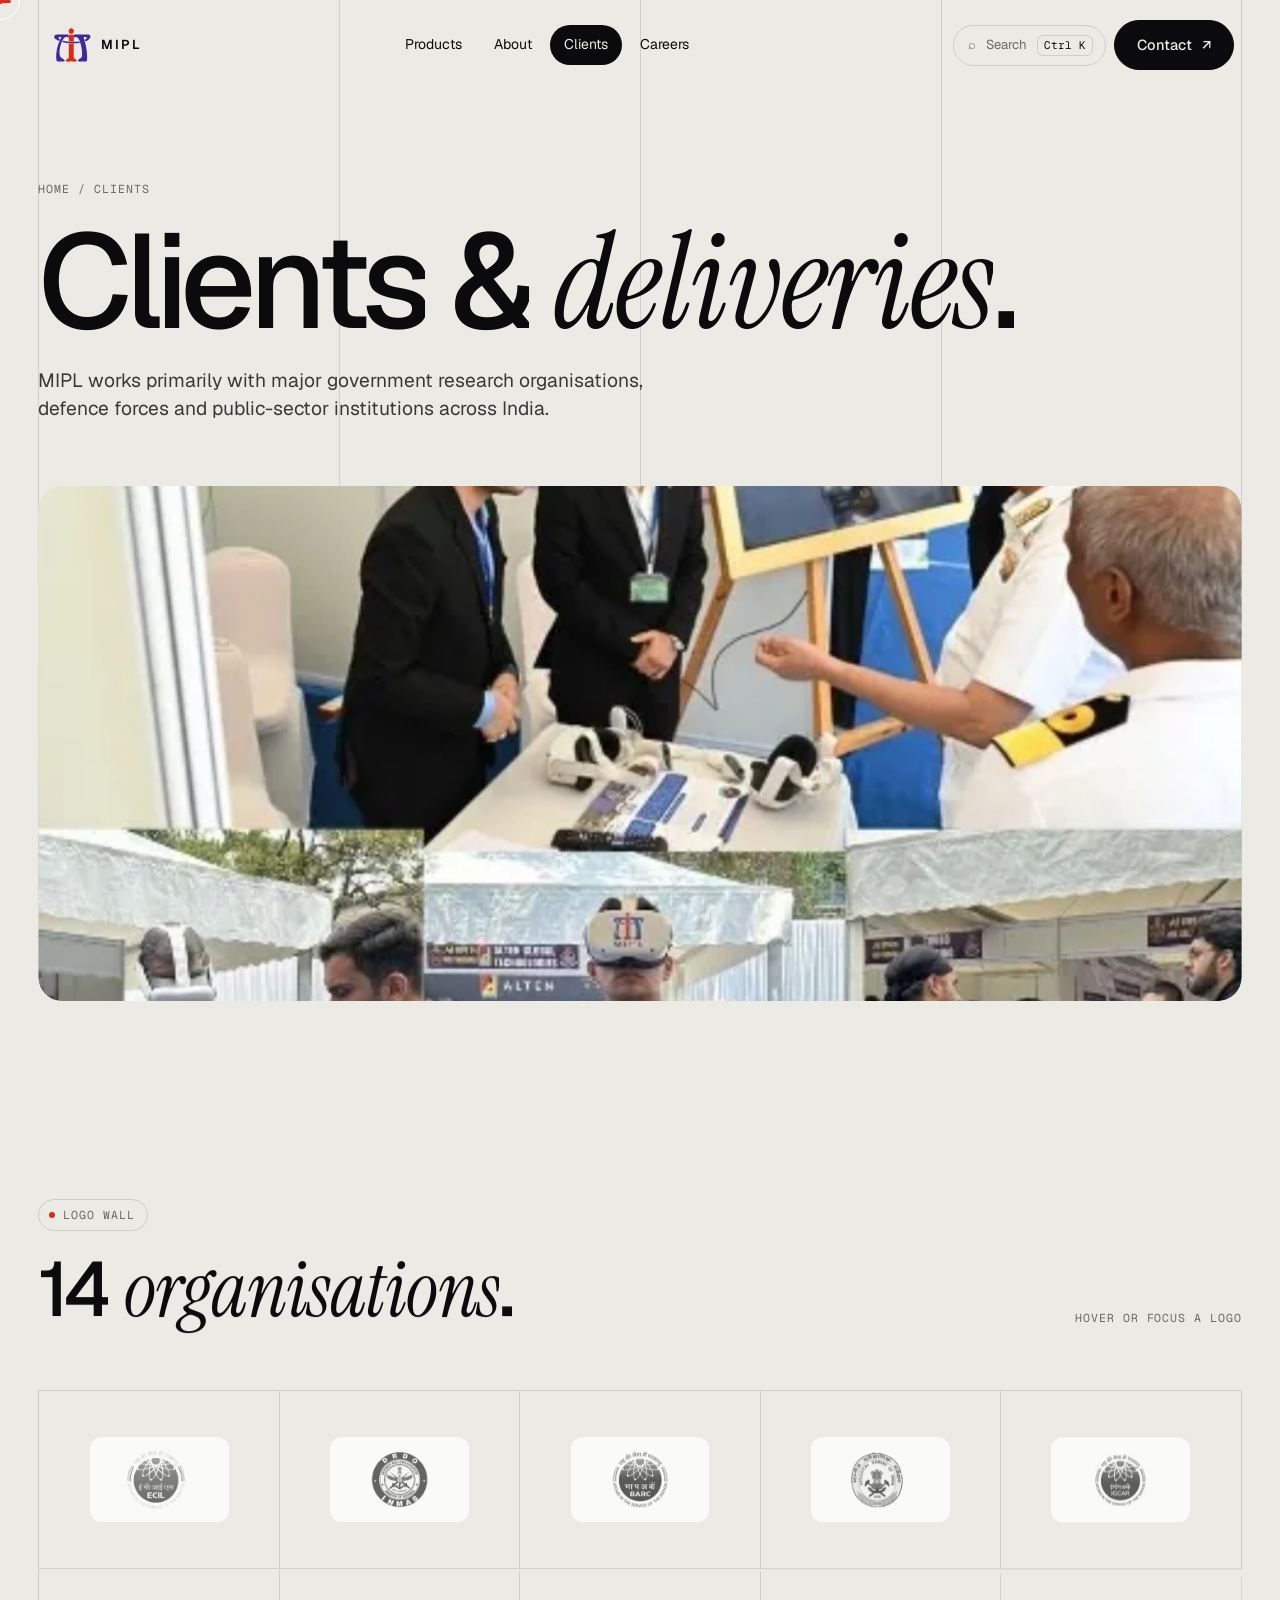
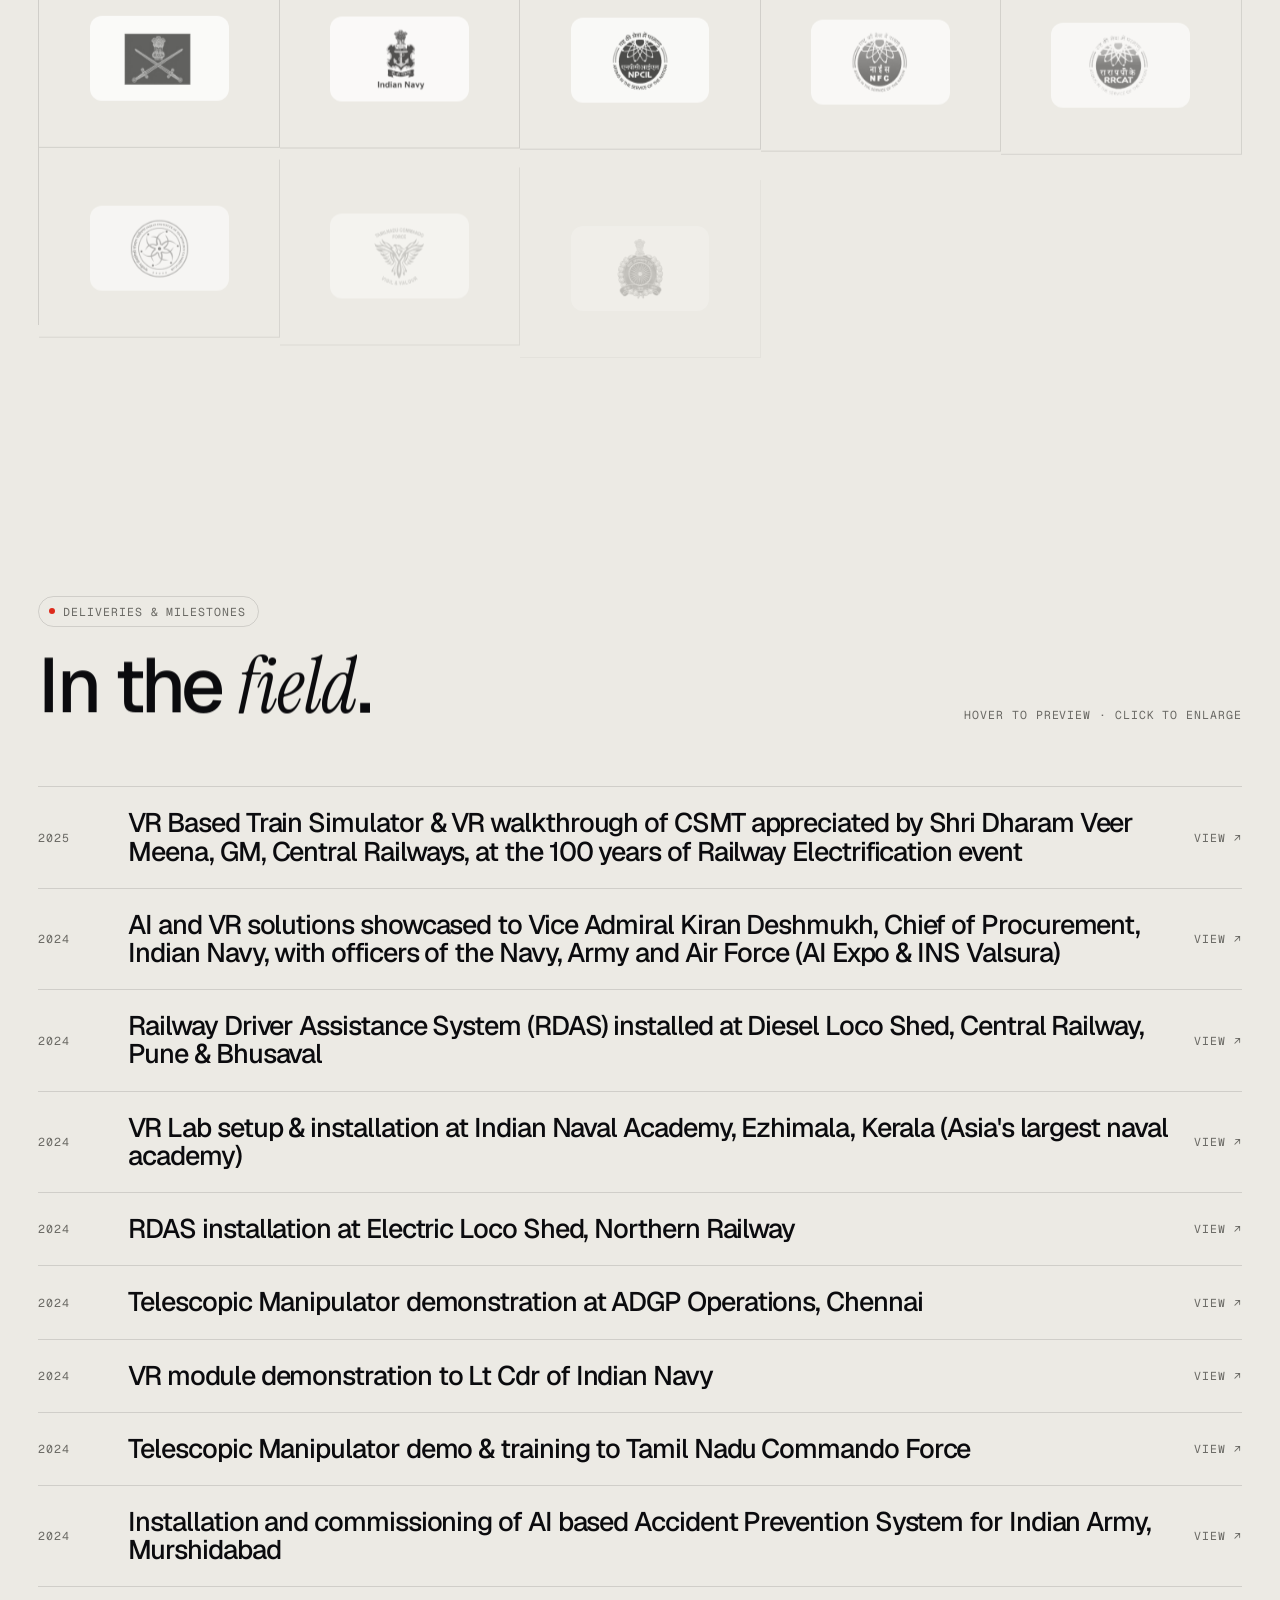
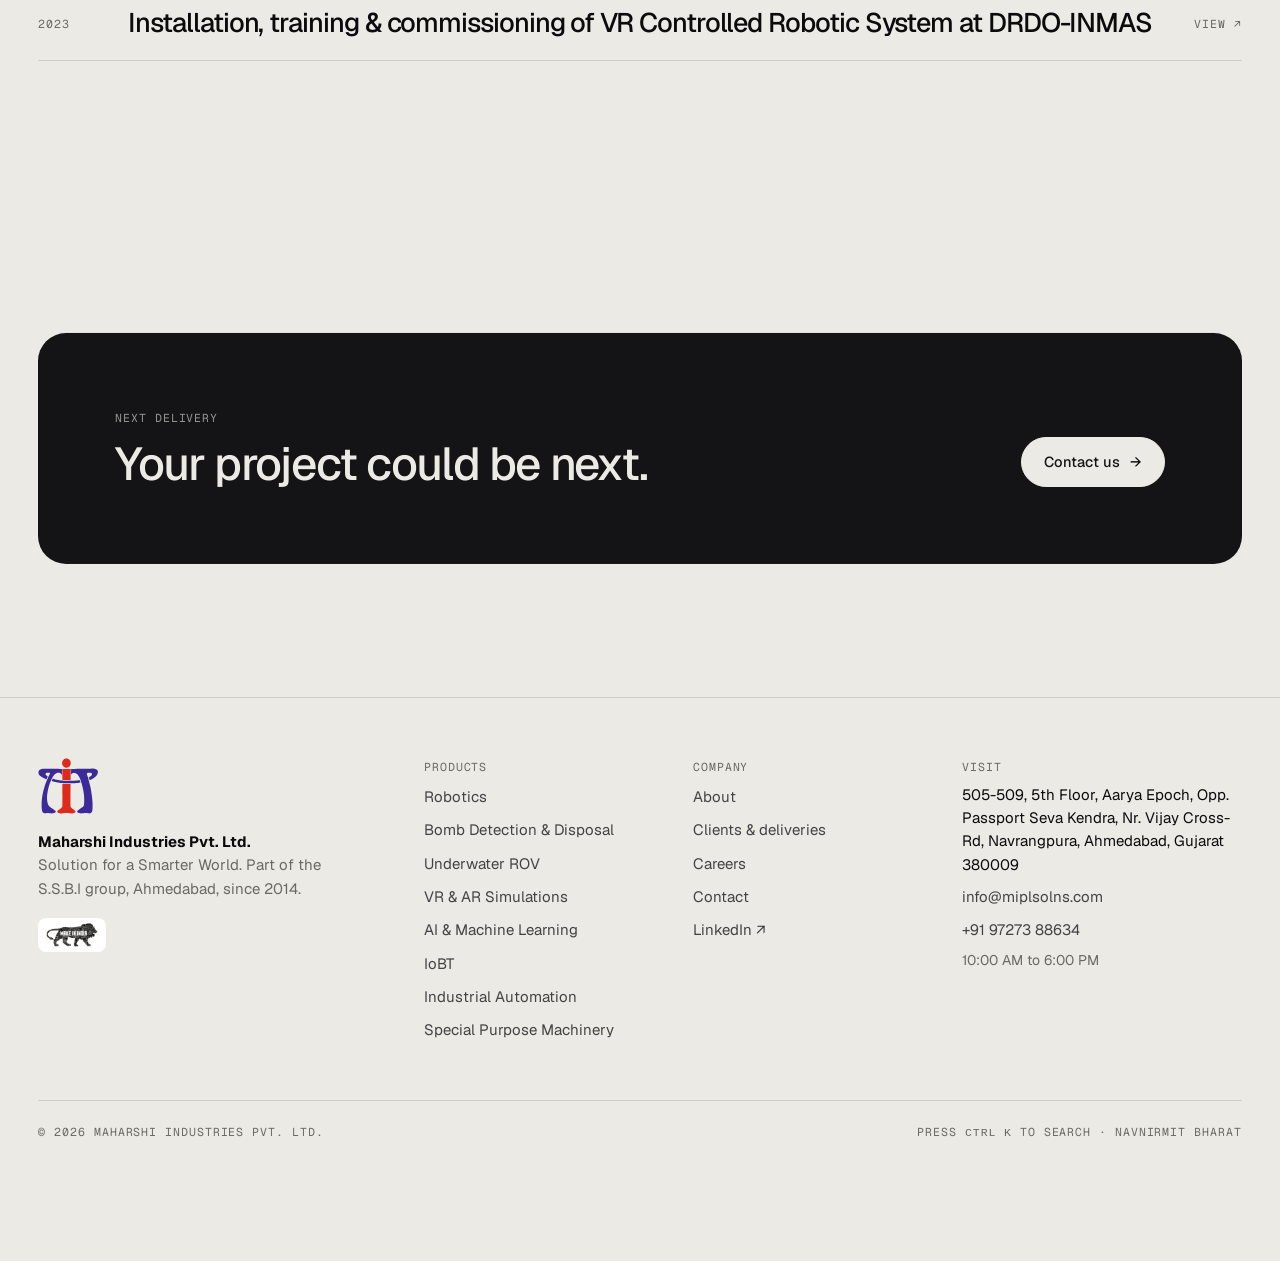
<file: clients.html>
<!doctype html>
<html lang="en" data-root="" data-theme="light"><head>
<meta charset="utf-8"><meta name="viewport" content="width=device-width,initial-scale=1">
<title>Clients &amp; Deliveries | Maharshi Industries (MIPL)</title><meta name="description" content="Clients and recent deliveries of Maharshi Industries: DRDO-INMAS, BARC, Indian Navy, Indian Army, Indian Railways, NPCIL, NFC and more."><link rel="canonical" href="https://miplsolns.com/clients.html">
<meta name="theme-color" content="#ECEAE4">
<meta property="og:type" content="website"><meta property="og:site_name" content="Maharshi Industries Pvt. Ltd."><meta property="og:title" content="Clients &amp; Deliveries | Maharshi Industries (MIPL)"><meta property="og:description" content="Clients and recent deliveries of Maharshi Industries: DRDO-INMAS, BARC, Indian Navy, Indian Army, Indian Railways, NPCIL, NFC and more."><meta property="og:url" content="https://miplsolns.com/clients.html"><meta property="og:image" content="https://miplsolns.com/assets/og/og-default.jpg"><meta property="og:image:width" content="1200"><meta property="og:image:height" content="630">
<meta name="twitter:card" content="summary_large_image"><meta name="twitter:title" content="Clients &amp; Deliveries | Maharshi Industries (MIPL)"><meta name="twitter:description" content="Clients and recent deliveries of Maharshi Industries: DRDO-INMAS, BARC, Indian Navy, Indian Army, Indian Railways, NPCIL, NFC and more."><meta name="twitter:image" content="https://miplsolns.com/assets/og/og-default.jpg">
<link rel="icon" href="favicon.ico" sizes="48x48"><link rel="icon" href="favicon.svg" type="image/svg+xml"><link rel="apple-touch-icon" href="apple-touch-icon.png"><link rel="manifest" href="site.webmanifest">
<link rel="stylesheet" href="assets/css/v2.css">
<script>(function(h){h.classList.add('js');try{if(sessionStorage.getItem('miplCurtain')==='1'){sessionStorage.removeItem('miplCurtain');if(!matchMedia('(prefers-reduced-motion: reduce)').matches)h.classList.add('arriving')}}catch(e){}setTimeout(function(){h.classList.remove('arriving')},2500)})(document.documentElement);</script>
<script type="application/ld+json">{"@context": "https://schema.org", "@type": "Organization", "name": "Maharshi Industries Pvt. Ltd.", "alternateName": "MIPL", "url": "https://miplsolns.com/", "logo": "https://miplsolns.com/assets/logo/mipl-logo.svg", "email": "info@miplsolns.com", "telephone": "+91 97273 88634", "foundingDate": "2014", "address": {"@type": "PostalAddress", "streetAddress": "505-509, 5th Floor, Aarya Epoch, Navrangpura", "addressLocality": "Ahmedabad", "addressRegion": "Gujarat", "postalCode": "380009", "addressCountry": "IN"}, "sameAs": ["https://www.linkedin.com/company/maharshi-industries-pvt-ltd/"]}</script></head>
<body>
<div id="prog" aria-hidden="true"></div><div class="grid-lines" aria-hidden="true"><i></i><i></i><i></i><i></i></div><a class="skip" href="#main">Skip to content</a>
<header class="nav"><a class="brand" href="index.html" aria-label="Maharshi Industries, home"><svg class="mlogo" viewBox="54 1 398 369" xmlns="http://www.w3.org/2000/svg" aria-hidden="true" focusable="false"><g><path class="bp" d="M93.06 71.14c-1.49 0.06-2.69 0.18-3.56 0.36-0.73 0.15-2.01 0.33-2.88 0.39-2.08 0.15-3.05 0.3-3.86 0.61-0.36 0.15-1.23 0.35-1.91 0.45-0.68 0.1-1.61 0.33-2.08 0.5-0.46 0.18-1.33 0.43-1.93 0.55-0.6 0.14-1.33 0.36-1.62 0.51-0.29 0.15-0.99 0.4-1.54 0.55-1.11 0.31-2.36 0.8-3.12 1.21-0.28 0.14-0.73 0.38-1 0.5-0.28 0.12-0.73 0.36-1 0.5-0.28 0.15-0.79 0.41-1.15 0.6-1.43 0.73-4.23 2.95-5.41 4.3-1.29 1.48-2.7 3.56-2.94 4.35-0.05 0.16-0.29 0.7-0.53 1.21-0.24 0.51-0.53 1.36-0.61 1.88-0.1 0.53-0.3 1.36-0.44 1.85-0.56 1.99-0.56 7.03 0 9.16 0.14 0.51 0.34 1.5 0.45 2.19 0.11 0.68 0.34 1.55 0.5 1.94 0.16 0.38 0.39 1 0.5 1.38 0.46 1.68 2.36 5 4.42 7.75 1.54 2.05 5.29 5.51 7.95 7.31 0.35 0.24 0.89 0.61 1.2 0.84 1.36 0.98 3.59 2.43 5.3 3.48 0.49 0.3 1.1 0.69 1.38 0.88 0.28 0.19 0.75 0.46 1.05 0.61 0.3 0.16 0.78 0.45 1.05 0.65 0.28 0.2 0.56 0.36 0.65 0.36 0.09-0 0.38 0.15 0.64 0.34 0.26 0.19 0.91 0.58 1.43 0.86 0.51 0.29 1.64 0.91 2.5 1.39 0.86 0.48 1.76 0.99 2 1.12 0.24 0.15 0.64 0.33 0.89 0.4 0.25 0.09 0.55 0.25 0.68 0.39 0.11 0.12 0.53 0.35 0.91 0.51 0.39 0.15 0.85 0.38 1.03 0.5 0.18 0.11 0.65 0.38 1.06 0.58 0.41 0.2 0.98 0.49 1.25 0.64 0.28 0.15 0.75 0.39 1.06 0.53 0.31 0.14 0.76 0.36 1 0.5 0.24 0.14 0.69 0.36 1 0.5 0.31 0.14 0.76 0.36 1 0.5 0.59 0.31 4.86 2.36 7.62 3.66 1.83 0.86 2.83 1.14 3.38 0.94 0.38-0.12 0.43-0.2 1.29-1.91 0.1-0.21 0.73-1.56 1.4-3 1.28-2.76 2.19-4.71 2.56-5.44 0.12-0.24 0.35-0.74 0.5-1.11 0.14-0.38 0.36-0.83 0.49-1 0.11-0.18 0.33-0.6 0.45-0.94 0.12-0.35 0.59-1.33 1.03-2.18 0.81-1.61 0.95-2.21 0.68-2.94-0.15-0.4-1.44-1.39-4.26-3.26-0.73-0.48-1.65-1.16-2.06-1.51-0.41-0.36-1-0.81-1.31-1.01-1.34-0.85-3.44-2.7-4.19-3.7-0.33-0.41-0.84-1.35-1.15-2.08-0.69-1.6-0.84-2.71-0.75-5.26l0.06-1.66 0.54-1.09c0.41-0.8 0.79-1.31 1.49-2.02 1.18-1.18 2.1-1.69 4.56-2.5 1.64-0.54 2.08-0.62 3.5-0.74 3.25-0.25 7.99-0.29 11.45-0.09l3.33 0.19 1.49 0.59c1.65 0.65 2.16 0.98 2.62 1.69 0.43 0.64 0.5 1.33 0.25 2.08-0.11 0.34-0.29 0.94-0.39 1.35-0.11 0.4-0.3 0.89-0.44 1.07-0.12 0.19-0.36 0.66-0.51 1.07-0.15 0.4-0.38 0.88-0.49 1.05-0.12 0.18-0.4 0.68-0.61 1.12-0.21 0.45-0.48 0.95-0.58 1.12-0.1 0.18-0.53 1.04-0.95 1.94-0.43 0.89-0.86 1.76-0.99 1.94-0.11 0.18-0.31 0.59-0.44 0.94-0.14 0.34-0.35 0.83-0.5 1.06-0.14 0.24-0.36 0.69-0.5 1-0.12 0.31-0.34 0.71-0.45 0.89-0.12 0.18-0.34 0.6-0.48 0.94-0.12 0.34-0.58 1.29-0.99 2.11-0.4 0.83-1.01 2.06-1.34 2.75-0.33 0.69-0.81 1.7-1.07 2.25-1.11 2.35-3.93 8.53-4.74 10.44-0.19 0.45-0.61 1.38-0.94 2.06-0.31 0.69-0.73 1.61-0.89 2.06-0.18 0.45-0.44 1.04-0.6 1.31-0.16 0.28-0.36 0.78-0.44 1.12-0.09 0.34-0.28 0.83-0.43 1.06-0.36 0.58-1.03 2.08-1.48 3.28-0.19 0.53-0.49 1.23-0.65 1.56-0.16 0.33-0.38 0.83-0.46 1.1-0.09 0.28-0.31 0.81-0.5 1.19-0.19 0.38-0.44 0.98-0.54 1.33-0.1 0.35-0.33 0.91-0.5 1.25-0.18 0.34-0.38 0.86-0.46 1.18-0.09 0.31-0.26 0.79-0.41 1.06-0.31 0.6-1.11 2.62-1.58 4-0.2 0.55-0.49 1.28-0.66 1.62-0.18 0.34-0.41 0.96-0.53 1.36-0.12 0.4-0.29 0.85-0.39 1-0.09 0.15-0.26 0.6-0.38 1-0.12 0.41-0.38 1.11-0.58 1.55-0.2 0.44-0.45 1.11-0.56 1.5-0.11 0.4-0.34 0.98-0.5 1.29-0.15 0.31-0.38 0.9-0.48 1.31-0.11 0.41-0.36 1.11-0.56 1.56-0.2 0.44-0.4 1-0.45 1.24-0.05 0.24-0.25 0.83-0.44 1.31-0.19 0.48-0.51 1.38-0.73 2-0.21 0.61-0.5 1.49-0.65 1.94-0.15 0.45-0.44 1.24-0.64 1.75-0.2 0.51-0.45 1.3-0.56 1.75-0.11 0.45-0.33 1.1-0.49 1.44-0.15 0.35-0.35 0.94-0.44 1.31-0.09 0.38-0.29 1.01-0.46 1.41-0.16 0.4-0.41 1.21-0.55 1.8-0.14 0.6-0.39 1.35-0.55 1.66-0.15 0.31-0.35 0.9-0.44 1.31-0.08 0.41-0.31 1.16-0.51 1.66-0.19 0.49-0.41 1.28-0.49 1.75-0.08 0.46-0.3 1.2-0.5 1.65-0.2 0.45-0.43 1.2-0.51 1.69-0.08 0.48-0.3 1.24-0.49 1.69-0.2 0.45-0.41 1.23-0.49 1.74-0.09 0.51-0.31 1.3-0.51 1.76-0.2 0.45-0.43 1.2-0.5 1.66-0.06 0.45-0.29 1.24-0.49 1.74-0.2 0.5-0.44 1.39-0.51 1.96-0.09 0.64-0.26 1.3-0.46 1.68-0.2 0.4-0.4 1.15-0.54 2.01-0.12 0.79-0.34 1.61-0.5 1.91-0.15 0.31-0.36 1.15-0.51 2.05-0.14 0.89-0.35 1.7-0.48 1.91-0.25 0.41-0.45 1.28-0.59 2.51-0.04 0.41-0.21 1.05-0.38 1.41-0.29 0.66-0.46 1.43-0.61 2.84-0.05 0.41-0.21 1.06-0.38 1.44-0.31 0.75-0.5 1.61-0.62 2.88-0.05 0.44-0.24 1.29-0.44 1.88-0.21 0.65-0.43 1.64-0.5 2.45-0.09 0.8-0.3 1.8-0.51 2.45-0.24 0.71-0.4 1.6-0.5 2.56-0.09 0.94-0.28 1.89-0.5 2.61-0.24 0.74-0.43 1.74-0.55 2.88-0.1 0.96-0.26 2-0.38 2.3-0.34 0.94-0.54 2.11-0.62 3.62-0.04 0.79-0.16 1.71-0.25 2.06-0.49 1.76-0.59 2.29-0.75 4.25-0.1 1.16-0.3 2.55-0.44 3.06-0.29 1.05-0.62 3.86-0.62 5.16 0 0.46-0.14 1.48-0.3 2.25-0.39 1.81-0.55 3.19-0.65 5.59-0.04 1.06-0.21 2.73-0.38 3.69-0.36 2.24-0.53 4.11-0.68 8.06-0.06 1.75-0.2 3.8-0.3 4.54-0.46 3.38-0.7 10.95-0.7 22.59 0 12.24 0.21 18.4 0.74 21.75 0.12 0.86 0.28 2.46 0.31 3.56 0.1 2.56 0.28 4.15 0.58 5.29 0.14 0.5 0.34 1.75 0.45 2.79 0.12 1.2 0.31 2.24 0.5 2.84 0.18 0.53 0.4 1.53 0.5 2.24 0.1 0.71 0.31 1.61 0.48 2.01 0.16 0.39 0.39 1.14 0.51 1.65 0.11 0.51 0.35 1.18 0.5 1.46 0.16 0.29 0.39 0.83 0.5 1.19 0.21 0.66 0.44 1.04 1.88 3.26 0.89 1.39 2.91 3.44 4.06 4.14 2 1.2 2.73 1.56 3.44 1.7 0.41 0.09 1.2 0.33 1.75 0.54l1 0.39 3.88 0.05c4.34 0.05 6.88-0.09 9.64-0.53 5.44-0.89 16.7-0.83 20.55 0.1 0.81 0.2 2.02 0.36 3.2 0.44 1.05 0.08 2.53 0.28 3.35 0.45 2.05 0.45 4.05 0.59 8.51 0.59 4.21-0 5.81-0.12 7.31-0.59 0.51-0.16 1.49-0.36 2.15-0.43 0.68-0.08 1.65-0.28 2.19-0.45 0.54-0.18 1.5-0.4 2.15-0.51 0.64-0.1 1.4-0.28 1.69-0.38 0.28-0.11 1.03-0.35 1.64-0.54 0.62-0.19 1.35-0.46 1.62-0.6 0.28-0.15 0.8-0.35 1.15-0.45 0.79-0.24 2.18-0.99 2.81-1.51 0.25-0.21 0.68-0.54 0.95-0.73 0.65-0.44 2.04-2.16 2.53-3.14 0.66-1.36 0.74-3.43 0.15-4.35-0.15-0.24-0.41-0.7-0.59-1.03-0.4-0.75-1.91-2.34-3.81-4.01-1.51-1.33-1.71-1.49-3.69-2.8-0.69-0.45-1.6-1.12-2.02-1.49-0.43-0.35-0.96-0.75-1.19-0.86-0.23-0.11-1.01-0.64-1.75-1.16-0.74-0.53-1.75-1.24-2.24-1.58-0.5-0.35-1.1-0.79-1.35-0.98-0.25-0.19-0.95-0.69-1.58-1.1-1.49-0.99-3.8-2.6-4.29-2.99-0.41-0.33-0.89-0.66-2.71-1.89-0.61-0.41-1.36-0.94-1.65-1.15-0.29-0.23-0.79-0.59-1.12-0.81-0.33-0.23-0.8-0.55-1.04-0.71-0.24-0.16-1.14-0.79-2-1.38-0.86-0.58-1.81-1.26-2.12-1.5-0.31-0.25-0.85-0.64-1.2-0.86-2.14-1.41-6.41-4.93-8.22-6.76-1.98-2-3.99-4.83-4.96-6.94-0.14-0.31-0.41-0.81-0.61-1.12-0.19-0.31-0.43-0.81-0.5-1.12-0.09-0.31-0.29-0.79-0.44-1.06-0.16-0.28-0.39-0.84-0.5-1.25-0.12-0.41-0.35-1-0.5-1.31-0.16-0.31-0.35-0.83-0.44-1.12-0.09-0.31-0.34-1.04-0.56-1.62-0.23-0.59-0.45-1.31-0.5-1.62-0.05-0.31-0.26-0.98-0.46-1.49-0.2-0.51-0.45-1.38-0.55-1.94-0.11-0.56-0.3-1.25-0.43-1.54-0.12-0.3-0.33-1.14-0.44-1.86-0.12-0.74-0.38-1.8-0.58-2.36-0.23-0.68-0.4-1.53-0.49-2.44-0.09-0.76-0.29-1.85-0.45-2.41-0.23-0.75-0.36-1.68-0.49-3.39-0.11-1.29-0.33-3.03-0.5-3.84-0.41-1.99-0.53-3.34-0.71-8.86-0.31-9.09-0.05-23.24 0.5-26.5 0.4-2.38 0.51-3.34 0.65-5.56 0.09-1.34 0.28-2.8 0.5-3.94 0.2-1 0.39-2.38 0.44-3.06 0.09-1.48 0.28-2.69 0.53-3.38 0.19-0.55 0.34-1.49 0.54-3.5 0.08-0.76 0.28-1.94 0.44-2.62 0.18-0.69 0.36-1.81 0.45-2.5 0.08-0.69 0.3-1.88 0.49-2.62 0.2-0.76 0.43-1.85 0.5-2.44 0.21-1.73 0.34-2.44 0.56-2.95 0.11-0.26 0.31-1.19 0.44-2.05 0.14-0.86 0.35-1.9 0.49-2.31 0.12-0.41 0.35-1.45 0.5-2.31 0.15-0.86 0.41-2.01 0.59-2.56 0.18-0.55 0.4-1.54 0.5-2.2 0.1-0.66 0.29-1.45 0.41-1.75 0.14-0.3 0.36-1.2 0.5-2 0.14-0.79 0.39-1.8 0.56-2.25 0.16-0.44 0.41-1.35 0.55-2.01 0.15-0.66 0.34-1.36 0.44-1.56 0.1-0.19 0.31-0.9 0.46-1.58 0.15-0.69 0.44-1.66 0.62-2.19 0.19-0.54 0.41-1.3 0.49-1.71 0.09-0.41 0.29-1.06 0.45-1.44 0.16-0.38 0.38-1.09 0.49-1.58 0.1-0.49 0.35-1.29 0.56-1.78 0.2-0.49 0.44-1.25 0.53-1.68 0.09-0.44 0.25-0.99 0.38-1.23 0.11-0.25 0.35-0.93 0.53-1.5 0.16-0.59 0.45-1.4 0.61-1.81 0.18-0.41 0.39-1.06 0.48-1.44 0.09-0.38 0.3-0.98 0.46-1.34 0.16-0.35 0.41-1.05 0.55-1.54 0.14-0.5 0.36-1.14 0.51-1.41 0.14-0.29 0.41-1 0.61-1.59 0.56-1.7 1.2-3.44 1.46-3.96 0.14-0.26 0.35-0.81 0.46-1.23 0.12-0.41 0.35-1.01 0.51-1.33 0.15-0.31 0.4-0.94 0.55-1.38 0.15-0.44 0.34-0.91 0.43-1.05 0.09-0.14 0.29-0.64 0.44-1.1 0.16-0.46 0.41-1.09 0.58-1.38 0.16-0.29 0.36-0.78 0.44-1.09 0.09-0.3 0.29-0.83 0.45-1.15 0.16-0.33 0.44-0.95 0.6-1.4 0.18-0.44 0.4-0.94 0.5-1.1 0.11-0.16 0.3-0.61 0.44-0.99 0.12-0.39 0.41-1.03 0.61-1.44 0.21-0.4 0.48-0.99 0.59-1.3 0.11-0.3 0.29-0.69 0.39-0.85 0.11-0.18 0.33-0.68 0.49-1.14 0.15-0.45 0.43-1.05 0.61-1.31 0.18-0.26 0.33-0.59 0.33-0.71 0-0.11 0.21-0.62 0.49-1.14 0.26-0.5 0.53-1.09 0.56-1.3 0.05-0.21 0.23-0.58 0.4-0.81 0.16-0.23 0.41-0.73 0.55-1.1 0.15-0.38 0.38-0.84 0.51-1.03 0.14-0.2 0.36-0.68 0.49-1.06 0.14-0.4 0.33-0.81 0.43-0.91 0.1-0.11 0.36-0.6 0.6-1.07 0.24-0.49 0.53-1.05 0.62-1.25 0.11-0.21 0.56-1.09 1-1.96 0.71-1.44 1.1-2.19 2.3-4.44 0.21-0.4 0.55-1.01 0.76-1.35 0.21-0.35 0.7-1.16 1.09-1.81 1.96-3.29 3.23-5.18 5.64-8.44 3.33-4.5 8.69-9.93 11.89-12.03 0.54-0.36 1.2-0.83 1.46-1.03 0.56-0.45 3.71-2.16 4.6-2.51 0.34-0.14 0.89-0.38 1.21-0.54 0.33-0.16 0.86-0.36 1.2-0.45 0.34-0.09 0.83-0.26 1.1-0.4 0.28-0.14 1.26-0.41 2.2-0.62 0.94-0.2 2.14-0.49 2.65-0.62 0.85-0.24 1.29-0.26 4.81-0.28l3.88-0.01 0.94 0.33c0.53 0.18 1.54 0.44 2.25 0.58 0.73 0.14 1.62 0.39 2 0.56 0.38 0.18 0.94 0.38 1.23 0.46 2.18 0.58 6.55 3.84 8.46 6.31 0.41 0.54 0.99 1.25 1.28 1.6 0.29 0.35 0.76 1.11 1.05 1.7 0.29 0.59 0.66 1.25 0.81 1.48 0.16 0.21 0.4 0.66 0.53 1 0.12 0.34 0.31 0.61 0.43 0.64 0.55 0.1 0.54 0.53 0.49-19.85-0.05-22.11 0.11-19.69-1.34-19.88-0.48-0.06-6.15-0.11-12.61-0.12-12.62-0-20.86-0.12-42.06-0.62-2.58-0.06-11.01-0.18-18.75-0.25-11.93-0.12-14.98-0.19-20.06-0.45-8.35-0.44-19.09-0.62-24-0.41Z"/><path class="bp" d="M402 71.14c-6.68 0.08-9.41 0.18-14.25 0.5-1.76 0.11-10.08 0.26-28.56 0.49-6.05 0.08-13.48 0.19-16.5 0.26-12.99 0.29-23.65 0.4-45.88 0.48-25.59 0.09-24.15 0.04-24.43 0.75-0.06 0.18-0.16 1.5-0.2 2.95-0.06 2.16-0.29 24.39-0.31 30.25-0.01 1.81 0.15 3.64 0.35 3.84 0.21 0.21 0.58-0.01 0.96-0.62 1.05-1.66 1.49-2.4 1.78-2.96 1-1.96 4.12-5.05 6.14-6.04 0.39-0.2 0.94-0.48 1.21-0.62 0.46-0.24 1.58-0.62 3.12-1.1 0.44-0.14 1.44-0.21 3.38-0.26 3.38-0.08 5.95 0.09 7 0.46 0.41 0.15 1.34 0.36 2.06 0.49 0.75 0.14 1.59 0.36 1.94 0.54 0.35 0.18 1.05 0.44 1.56 0.59 1 0.3 3.78 1.64 4.81 2.31 0.35 0.23 0.89 0.58 1.21 0.78 1.14 0.71 2.06 1.43 3.79 2.95 2.78 2.45 4.9 4.94 9.33 10.91 0.62 0.84 1.75 2.54 2.76 4.16 0.45 0.74 0.95 1.5 1.1 1.69 0.16 0.2 0.46 0.7 0.69 1.12 0.21 0.43 0.61 1.14 0.88 1.59 0.66 1.11 1.41 2.54 2.25 4.25 1.29 2.61 1.66 3.44 1.81 3.94 0.09 0.28 0.31 0.75 0.5 1.06 0.19 0.31 0.41 0.88 0.5 1.25 0.09 0.38 0.31 1 0.51 1.38 0.19 0.38 0.41 0.96 0.49 1.31 0.08 0.34 0.28 0.85 0.44 1.12 0.16 0.29 0.41 0.98 0.55 1.55 0.14 0.56 0.38 1.2 0.51 1.39 0.15 0.2 0.35 0.78 0.45 1.28 0.1 0.5 0.35 1.25 0.55 1.66 0.2 0.41 0.41 1.07 0.49 1.46 0.08 0.39 0.28 1 0.45 1.34 0.18 0.35 0.4 1.01 0.5 1.48 0.11 0.48 0.36 1.21 0.56 1.66 0.2 0.45 0.43 1.18 0.5 1.61 0.08 0.45 0.28 1.07 0.45 1.4 0.16 0.33 0.4 1.1 0.54 1.71 0.14 0.62 0.36 1.35 0.5 1.62 0.14 0.28 0.35 0.91 0.46 1.41 0.11 0.51 0.34 1.24 0.5 1.62 0.16 0.39 0.4 1.21 0.54 1.81 0.14 0.61 0.36 1.38 0.5 1.71 0.14 0.33 0.35 1.05 0.46 1.62 0.11 0.56 0.34 1.34 0.5 1.71 0.16 0.38 0.41 1.24 0.55 1.91 0.14 0.68 0.36 1.49 0.51 1.81 0.14 0.33 0.34 1.06 0.44 1.64 0.11 0.59 0.33 1.38 0.49 1.75 0.15 0.39 0.4 1.26 0.54 1.95 0.14 0.69 0.38 1.5 0.51 1.81 0.14 0.31 0.34 1.1 0.45 1.75 0.11 0.65 0.34 1.53 0.51 1.94 0.16 0.41 0.39 1.29 0.5 1.94 0.1 0.65 0.33 1.53 0.5 1.94 0.18 0.41 0.4 1.34 0.5 2.06 0.11 0.73 0.31 1.59 0.45 1.94 0.38 0.94 0.46 1.28 0.6 2.38 0.08 0.56 0.29 1.49 0.49 2.06 0.2 0.59 0.43 1.59 0.5 2.21 0.09 0.65 0.3 1.59 0.51 2.15 0.21 0.6 0.41 1.46 0.5 2.21 0.15 1.34 0.3 2.05 0.58 2.58 0.09 0.18 0.26 1.05 0.36 1.94 0.11 0.88 0.34 2.02 0.5 2.54 0.3 0.91 0.4 1.51 0.69 3.75 0.08 0.59 0.26 1.49 0.43 2 0.16 0.51 0.34 1.41 0.39 2 0.12 1.62 0.29 2.5 0.61 3.53 0.21 0.65 0.35 1.46 0.45 2.74 0.08 1.1 0.28 2.38 0.49 3.3 0.24 0.98 0.41 2.19 0.51 3.44 0.08 1.06 0.25 2.36 0.38 2.88 0.41 1.7 0.5 2.29 0.69 4.94 0.1 1.44 0.3 3.16 0.44 3.81 0.16 0.78 0.34 2.56 0.5 5.1 0.14 2.15 0.34 4.38 0.45 4.94 0.34 1.85 0.41 2.73 0.55 7.09 0.24 7.35 0.38 10.5 0.53 12.38 0.2 2.44 0.2 12.88 0 16.06-0.08 1.38-0.24 4.78-0.34 7.56-0.31 7.98-0.38 9.08-0.66 10.19-0.14 0.55-0.31 1.59-0.39 2.31-0.31 3.05-0.39 3.6-0.58 4.12-0.11 0.31-0.31 1.03-0.44 1.59-0.56 2.38-2.35 5.75-4.21 7.94-0.68 0.8-2.3 2.24-3.6 3.2-1.69 1.25-1.89 1.39-2.44 1.71-0.31 0.18-0.9 0.58-1.31 0.88-0.41 0.31-1 0.7-1.31 0.89-0.94 0.56-3.3 2.09-4.56 2.95-0.48 0.34-1.1 0.75-1.38 0.94-0.28 0.19-0.96 0.65-1.54 1.03-0.56 0.39-1.3 0.86-1.62 1.07-0.33 0.2-1 0.69-1.51 1.06-0.5 0.38-1.18 0.86-1.49 1.06-0.33 0.21-0.93 0.61-1.34 0.91-0.41 0.29-1 0.71-1.31 0.94-0.31 0.21-0.98 0.71-1.49 1.09-0.5 0.38-1.06 0.8-1.25 0.93-2.21 1.62-3.34 2.49-4 3.06-0.44 0.39-1.15 0.98-1.58 1.33-1.76 1.41-3.28 2.81-4.88 4.48-1.41 1.49-1.79 1.98-2.4 3.09l-0.73 1.31 0 1.25c0 1.24 0.01 1.26 0.54 2.2 1.18 2.12 4.46 4.59 7.46 5.61 0.55 0.19 1.29 0.45 1.62 0.6 1.53 0.62 3.2 1.16 4.12 1.34 0.55 0.1 1.34 0.31 1.75 0.49 0.41 0.18 1.26 0.38 1.88 0.45 0.62 0.08 1.55 0.28 2.06 0.44 1.46 0.48 2.51 0.58 6.62 0.56 4.44-0 6.3-0.12 8.34-0.56 1.07-0.24 2.11-0.35 3.85-0.44 2.55-0.12 3.54-0.24 5.5-0.62 0.76-0.15 2.51-0.33 4.46-0.44 2.41-0.14 3.55-0.25 4.56-0.49 2.45-0.55 6.85-0.53 8.66 0.05 0.56 0.18 1.7 0.33 3.62 0.49 1.86 0.16 3.09 0.33 3.62 0.49 1.19 0.36 1.3 0.39 3.15 0.53 0.94 0.06 2.06 0.24 2.5 0.36 1.74 0.53 2.2 0.58 5.73 0.58l3.44-0 0.99-0.35c0.55-0.19 1.39-0.44 1.86-0.54 0.48-0.1 1.24-0.34 1.69-0.54 0.46-0.2 0.99-0.4 1.18-0.45 0.73-0.19 3.61-2.23 4.62-3.28 0.95-0.99 2.61-3.18 2.91-3.86 0.16-0.35 0.43-0.84 0.6-1.1 0.18-0.25 0.36-0.64 0.4-0.86 0.05-0.23 0.25-0.74 0.44-1.15 0.2-0.41 0.5-1.38 0.68-2.12 0.16-0.76 0.39-1.58 0.49-1.81 0.2-0.49 0.41-1.71 0.53-3.12 0.05-0.51 0.19-1.36 0.31-1.88 0.38-1.48 0.5-2.8 0.62-6.48 0.06-1.88 0.14-3.45 0.18-3.5 0.04-0.06 0.16-1.28 0.29-2.73 0.2-2.34 0.23-4.1 0.23-16.55-0.01-13.46-0.03-14.04-0.29-16.88-0.18-1.81-0.33-4.65-0.4-7.39-0.14-5.18-0.28-7.16-0.62-8.99-0.18-0.94-0.29-2.27-0.38-4.7-0.12-3.53-0.2-4.33-0.62-6.3-0.18-0.79-0.3-2.08-0.38-3.81-0.14-2.84-0.24-3.74-0.62-5.34-0.18-0.73-0.29-1.8-0.38-3.58-0.08-1.39-0.21-2.94-0.33-3.44-0.1-0.5-0.3-1.41-0.44-2.02-0.12-0.62-0.24-1.6-0.24-2.19-0.01-1.68-0.21-3.34-0.56-4.62-0.24-0.88-0.35-1.71-0.44-3.19-0.14-2.36-0.18-2.65-0.58-4.12-0.21-0.79-0.34-1.76-0.44-3.25-0.11-1.7-0.23-2.46-0.56-3.78-0.25-0.98-0.43-1.96-0.43-2.4 0-1.3-0.25-3.19-0.56-4.34-0.2-0.71-0.36-1.74-0.45-2.86-0.08-1.07-0.25-2.24-0.45-3-0.43-1.68-0.5-2.1-0.65-4-0.08-0.94-0.24-1.98-0.38-2.44-0.25-0.78-0.35-1.4-0.64-3.95-0.06-0.62-0.26-1.59-0.43-2.15-0.18-0.56-0.35-1.43-0.39-1.93-0.11-1.23-0.4-2.84-0.64-3.5-0.1-0.3-0.28-1.26-0.38-2.15-0.11-0.99-0.31-2.06-0.54-2.75-0.2-0.62-0.43-1.65-0.5-2.27-0.08-0.62-0.28-1.6-0.45-2.18-0.18-0.59-0.4-1.64-0.51-2.35-0.1-0.71-0.35-1.73-0.54-2.25-0.2-0.54-0.43-1.38-0.5-1.88-0.08-0.5-0.3-1.39-0.51-2-0.2-0.6-0.43-1.51-0.49-2.02-0.08-0.51-0.29-1.39-0.5-1.94-0.2-0.55-0.43-1.4-0.5-1.88-0.08-0.49-0.3-1.36-0.5-1.95-0.2-0.59-0.4-1.38-0.45-1.75-0.11-0.91-0.28-1.53-0.62-2.43-0.16-0.41-0.36-1.2-0.45-1.75-0.08-0.55-0.3-1.43-0.5-1.95-0.19-0.51-0.4-1.39-0.49-1.93-0.09-0.55-0.29-1.38-0.46-1.84-0.16-0.48-0.41-1.46-0.55-2.2-0.14-0.74-0.36-1.59-0.5-1.9-0.14-0.3-0.31-0.95-0.38-1.44-0.08-0.48-0.33-1.5-0.56-2.25-0.23-0.76-0.49-1.78-0.56-2.25-0.08-0.49-0.3-1.3-0.5-1.83-0.19-0.53-0.41-1.43-0.5-2-0.08-0.58-0.3-1.45-0.5-1.93-0.19-0.49-0.41-1.35-0.49-1.93-0.08-0.58-0.3-1.45-0.5-1.95-0.2-0.5-0.43-1.35-0.5-1.9-0.15-1.12-0.24-1.49-0.6-2.29-0.14-0.31-0.31-1.07-0.4-1.69-0.09-0.62-0.3-1.46-0.46-1.88-0.18-0.41-0.43-1.36-0.55-2.1-0.14-0.75-0.36-1.59-0.5-1.85-0.12-0.26-0.35-1.01-0.48-1.65-0.14-0.65-0.36-1.41-0.51-1.71-0.15-0.29-0.35-0.93-0.45-1.4-0.1-0.48-0.35-1.2-0.55-1.59-0.19-0.4-0.43-1.07-0.5-1.51-0.08-0.44-0.3-1.11-0.49-1.49-0.2-0.39-0.45-1.11-0.56-1.62-0.11-0.51-0.31-1.1-0.44-1.31-0.14-0.21-0.36-0.86-0.51-1.44-0.15-0.58-0.38-1.26-0.51-1.53-0.12-0.26-0.33-0.86-0.44-1.33-0.1-0.46-0.35-1.18-0.55-1.6-0.2-0.41-0.43-1.11-0.5-1.55-0.08-0.45-0.28-1.07-0.45-1.41-0.16-0.33-0.41-1.06-0.54-1.62-0.14-0.58-0.4-1.38-0.58-1.78-0.25-0.56-0.34-1.03-0.4-1.94-0.1-1.62 0.08-2.36 0.85-3.61 0.73-1.19 2.11-2.41 3.15-2.78 0.36-0.11 0.85-0.34 1.1-0.49 0.26-0.15 1.05-0.38 1.85-0.51 0.79-0.15 1.95-0.4 2.61-0.58 2.33-0.6 11.48-0.55 13.4 0.08 0.45 0.15 1.46 0.35 2.25 0.45 0.99 0.14 1.74 0.31 2.44 0.6 0.55 0.23 1.24 0.48 1.53 0.56 0.29 0.08 0.69 0.28 0.88 0.43 0.19 0.15 0.58 0.44 0.85 0.62 1.05 0.7 1.8 1.83 2.2 3.28 0.24 0.88 0.26 1.19 0.19 2.5-0.11 2.24-0.46 3.96-1.07 5.34-1 2.25-1.99 3.84-3.11 5.04-0.4 0.41-0.88 0.96-1.06 1.23-0.61 0.8-3.61 3.26-5.7 4.66-1.65 1.11-5.74 3.35-7.12 3.91-0.38 0.15-1 0.49-1.38 0.74-0.65 0.44-0.69 0.49-0.73 1.05-0.03 0.38 0.08 0.91 0.28 1.51 0.18 0.51 0.4 1.3 0.5 1.75 0.11 0.46 0.34 1.16 0.5 1.55 0.16 0.4 0.4 1.18 0.51 1.73 0.12 0.55 0.35 1.31 0.51 1.7 0.16 0.39 0.4 1.23 0.54 1.84 0.14 0.62 0.36 1.36 0.51 1.65 0.15 0.29 0.35 1.01 0.45 1.6 0.11 0.6 0.35 1.45 0.55 1.9 0.19 0.45 0.41 1.2 0.5 1.66 0.29 1.6 0.91 2.09 2.02 1.59 2.04-0.9 3.45-1.58 3.76-1.79 0.19-0.12 0.68-0.36 1.09-0.53 0.4-0.16 0.93-0.43 1.15-0.6 0.23-0.16 0.62-0.38 0.89-0.46 0.26-0.08 0.62-0.29 0.83-0.45 0.2-0.16 0.61-0.39 0.9-0.5 0.3-0.1 0.69-0.28 0.86-0.39 0.28-0.19 2.66-1.51 4.61-2.56 0.38-0.2 0.85-0.5 1.05-0.68 0.19-0.16 0.43-0.3 0.51-0.3 0.09-0 0.91-0.46 1.84-1.01 0.93-0.56 1.76-1.05 1.86-1.09 0.1-0.04 0.54-0.3 0.96-0.58 0.43-0.29 1.1-0.71 1.5-0.96 1.43-0.89 6.24-4.1 6.75-4.51 0.29-0.23 0.99-0.76 1.56-1.19 3.86-2.9 8.74-7.61 12.74-12.29 1.41-1.65 3.59-4.69 4.09-5.69 0.18-0.34 0.44-0.8 0.59-1 0.16-0.21 0.43-0.66 0.59-1 0.18-0.35 0.43-0.85 0.58-1.12 0.5-0.95 1.26-2.66 1.35-3.01 0.05-0.2 0.19-0.58 0.33-0.84 0.12-0.25 0.38-1 0.55-1.65 0.18-0.65 0.43-1.43 0.55-1.73 0.14-0.3 0.34-1.19 0.45-1.98 0.1-0.79 0.31-2.1 0.45-2.93 0.39-2.31 0.45-5.69 0.12-7.06-0.14-0.59-0.34-1.59-0.45-2.23-0.28-1.62-1.48-3.96-2.88-5.68-1.28-1.55-4.19-3.96-5.68-4.71-0.41-0.21-0.79-0.44-0.83-0.5-0.05-0.06-0.38-0.21-0.74-0.34-0.35-0.11-0.98-0.38-1.36-0.56-0.39-0.2-1.09-0.5-1.55-0.68-0.46-0.18-0.91-0.38-0.99-0.44-0.09-0.08-0.61-0.24-1.19-0.39-0.58-0.14-1.33-0.4-1.66-0.58-0.36-0.18-1.12-0.39-1.75-0.5-0.61-0.09-1.33-0.28-1.58-0.41-0.55-0.28-1.55-0.46-3.08-0.56-0.61-0.05-1.71-0.23-2.44-0.4-2.25-0.54-5.06-0.59-20.38-0.4Z"/><path class="bar" d="M151.12 138.14c-0.64 0.2-0.75 0.34-1.55 1.95-0.4 0.81-0.81 1.61-0.9 1.79-0.1 0.18-0.58 1.12-1.07 2.12-0.49 1-0.99 1.96-1.11 2.14-0.12 0.18-0.34 0.62-0.49 0.99-0.14 0.36-0.36 0.8-0.5 0.96-0.14 0.18-0.35 0.6-0.49 0.96-0.14 0.36-0.39 0.86-0.55 1.11-0.44 0.65-0.88 2.15-0.73 2.45 0.15 0.26 0.28 0.33 1.39 0.64 0.45 0.12 1.15 0.34 1.56 0.48 0.41 0.14 1.09 0.31 1.5 0.39 0.41 0.08 1.09 0.28 1.51 0.45 0.41 0.16 1.3 0.39 1.95 0.5 0.66 0.1 1.5 0.33 1.88 0.5 0.36 0.16 1.09 0.36 1.6 0.44 0.51 0.09 1.28 0.28 1.69 0.44 1.14 0.43 1.14 0.43 2.43 0.62 0.68 0.1 1.58 0.31 2.02 0.49 0.44 0.16 1.23 0.36 1.74 0.44 0.51 0.09 1.35 0.29 1.84 0.46 0.95 0.31 2.79 0.68 3.46 0.68 0.21-0 0.86 0.18 1.44 0.38 0.59 0.21 1.54 0.44 2.12 0.5 0.59 0.08 1.55 0.3 2.14 0.51 0.7 0.24 1.51 0.41 2.38 0.5 0.73 0.06 1.88 0.29 2.56 0.49 0.69 0.2 1.95 0.45 2.81 0.55 0.86 0.1 1.85 0.29 2.19 0.43 0.73 0.29 1.83 0.48 3.69 0.65 0.73 0.06 1.68 0.23 2.12 0.35 1.19 0.36 1.33 0.39 3.01 0.53 0.85 0.08 2.06 0.28 2.68 0.44 1.29 0.35 2.51 0.51 4.56 0.62 0.79 0.05 2.04 0.21 2.76 0.38 1.46 0.34 2.9 0.51 5.24 0.62 0.99 0.05 2.05 0.19 2.88 0.39 1.34 0.33 2.14 0.39 8.31 0.68 1.49 0.06 3.25 0.23 4.05 0.36 3.12 0.55 15.01 0.7 41.76 0.51 17.28-0.11 21.09-0.2 23.88-0.58 1.39-0.18 3.35-0.28 10.38-0.55 2.58-0.09 3.68-0.19 4.94-0.43 1.11-0.2 2.34-0.33 3.88-0.39 3.3-0.12 4.76-0.26 6.21-0.61 0.95-0.23 1.95-0.34 3.88-0.44 2.15-0.12 2.84-0.2 4-0.5 0.78-0.2 2.06-0.43 2.85-0.51 0.79-0.08 2.02-0.28 2.75-0.45 0.73-0.18 2.11-0.4 3.08-0.49 1.93-0.19 2.55-0.38 2.86-0.86 0.3-0.46 0.26-1.31-0.1-2.02-0.18-0.34-0.38-0.85-0.45-1.15-0.08-0.29-0.2-0.76-0.28-1.06-0.08-0.29-0.25-0.68-0.39-0.86-0.12-0.19-0.33-0.75-0.43-1.24-0.1-0.49-0.34-1.18-0.51-1.54-0.18-0.35-0.4-1-0.5-1.45-0.09-0.45-0.33-1.12-0.53-1.5-0.19-0.38-0.43-1.05-0.5-1.49-0.09-0.45-0.41-1.3-0.71-1.91-0.65-1.3-0.69-1.31-2.4-1.11-0.66 0.09-1.64 0.2-2.15 0.26-0.51 0.06-1.29 0.23-1.73 0.36-0.43 0.14-1.39 0.31-2.12 0.39-1.89 0.19-2.8 0.34-4.09 0.69-0.86 0.24-1.69 0.33-3.58 0.43-1.61 0.09-3.21 0.25-4.62 0.5-1.75 0.29-2.85 0.39-5.61 0.5-3.51 0.15-4.12 0.2-7.81 0.64-3.11 0.38-20.38 0.54-47 0.46-21.85-0.08-22.55-0.09-26.69-0.65-1.28-0.18-3.78-0.39-5.56-0.49-2.34-0.14-3.69-0.28-4.81-0.5-1.11-0.21-2.35-0.34-4.31-0.44-2.27-0.11-2.96-0.19-4-0.46-0.86-0.23-2.06-0.4-3.88-0.55-1.69-0.15-2.91-0.31-3.44-0.48-1.14-0.35-1.31-0.38-3.69-0.53-1.38-0.09-2.45-0.23-3.06-0.4-1.59-0.44-1.76-0.46-3.44-0.66-0.89-0.1-2.05-0.33-2.56-0.49-0.55-0.18-1.59-0.36-2.5-0.45-1.03-0.1-1.95-0.26-2.69-0.5-0.61-0.2-1.76-0.45-2.54-0.56-0.78-0.11-1.78-0.34-2.2-0.5-0.44-0.16-1.36-0.36-2.09-0.44-0.75-0.09-1.71-0.29-2.31-0.5-0.58-0.2-1.48-0.43-2.01-0.5-0.54-0.09-1.36-0.31-1.85-0.5-0.48-0.19-1.38-0.41-2-0.49-0.64-0.09-1.46-0.3-1.94-0.5-0.45-0.19-1.2-0.43-1.69-0.51-0.48-0.09-1.29-0.31-1.79-0.51-0.51-0.2-1.33-0.43-1.81-0.5-0.5-0.08-1.26-0.3-1.7-0.5-0.89-0.41-1.86-0.54-2.51-0.35Z"/></g><g><g class="stem"><path d="M214.91 73.17c-0.21 0.1-0.45 0.29-0.53 0.44-0.15 0.26-0.03 12.81 0.24 24.7 0.08 3.16 0.19 15 0.25 26.31 0.06 11.31 0.15 20.69 0.19 20.84 0.12 0.53 0.45 0.59 3.88 0.62 3.11 0.05 8.76 0.3 12.06 0.54 3.09 0.23 30.86 0.62 36.27 0.53 1.6-0.03 1.89-0.58 1.54-2.98-0.2-1.41-0.21-2.15-0.08-10.12 0.08-4.74 0.2-12.05 0.26-16.24 0.24-14.61 0.39-21.91 0.58-27.38 0.1-3.03 0.24-7.9 0.3-10.85 0.14-6.04 0.12-6.18-0.62-6.43-0.71-0.23-53.8-0.21-54.34 0.01Z"/><path d="M215.2 172.2c-0.11 0.1-0.2 0.26-0.2 0.34 0 0.09-0.01 32.77-0.03 72.65-0.04 66.54-0.05 72.55-0.24 73.12-0.11 0.34-0.38 1.24-0.59 2-1.05 3.85-3.26 6.85-8.24 11.21-1.2 1.05-2.5 2.14-2.9 2.41-0.39 0.28-1.14 0.83-1.65 1.23-1.33 1.03-3.01 2.24-5.11 3.65-2.48 1.68-2.96 2.01-3.69 2.56-0.41 0.31-0.98 0.71-1.25 0.9-0.28 0.19-0.73 0.51-1 0.71-0.28 0.21-0.84 0.61-1.25 0.9-0.41 0.29-1.12 0.85-1.58 1.23-0.46 0.39-1.29 1.06-1.84 1.5-1.98 1.55-3.12 2.99-4 5l-0.58 1.33 0 1.51-0.01 1.5 0.49 0.93c0.61 1.16 1.49 2.18 2.76 3.16 1.62 1.26 2.43 1.7 5.12 2.8 0.41 0.16 1.11 0.46 1.56 0.66 0.45 0.2 1.24 0.45 1.75 0.58 0.51 0.11 1.15 0.31 1.4 0.44 0.26 0.14 0.85 0.33 1.31 0.44 0.48 0.1 1.36 0.35 1.98 0.55 0.62 0.2 1.83 0.45 2.68 0.56 0.85 0.11 2 0.31 2.56 0.44 1.4 0.34 4.3 0.35 6.1 0.01 1.94-0.36 2-0.38 4.29-0.51 1.38-0.09 2.76-0.26 3.94-0.5 1-0.2 2.55-0.44 3.44-0.51 0.9-0.08 2.25-0.28 3-0.44 0.76-0.16 2.64-0.41 4.19-0.55 1.55-0.15 3.66-0.4 4.69-0.56 4.64-0.75 14.9-0.75 18.4-0 0.78 0.18 2.5 0.39 3.88 0.5 1.44 0.12 3.03 0.33 3.79 0.5 1.59 0.36 1.88 0.4 3.88 0.56 0.86 0.06 2.21 0.25 3.01 0.43 0.79 0.16 2.27 0.36 3.31 0.45 2.16 0.18 4.2 0.41 5.61 0.68 1.5 0.29 4.38 0.26 5.96-0.05 0.71-0.14 2.1-0.34 3.1-0.45 1.12-0.12 2.24-0.34 2.94-0.55 0.62-0.2 1.38-0.39 1.69-0.44 0.31-0.05 1.04-0.25 1.62-0.45 0.59-0.2 1.58-0.5 2.19-0.66 4.94-1.31 8.51-3.75 9.45-6.43 1.09-3.09-0.41-6.25-4.81-10.1-0.9-0.79-2.11-1.85-2.7-2.35-1.12-0.98-3.26-2.69-4-3.2-0.24-0.16-0.78-0.59-1.19-0.94-0.41-0.35-1.31-1.05-2-1.54-1.39-1.01-1.86-1.38-3.2-2.46-0.5-0.41-1.15-0.93-1.44-1.12-0.78-0.58-2.23-1.78-3.3-2.75-0.53-0.49-1.59-1.44-2.35-2.12-3.23-2.89-5.33-5.43-6.41-7.79-0.58-1.26-0.8-2.05-0.98-3.59-0.16-1.39-0.19-138.19-0.01-142.38l0.1-2.75-0.33-0.33c-0.19-0.18-0.44-0.5-0.55-0.71l-0.21-0.4-19.69-0-19.68-0-0.4-0.5-0.4-0.5-6.1-0c-5.39-0-6.12 0.03-6.3 0.2Z"/></g><path class="dot" d="M239.81 4.25c-0.69 0.05-1.68 0.21-2.19 0.35-0.51 0.15-1.36 0.33-1.9 0.39-0.53 0.08-1.62 0.36-2.45 0.64-0.83 0.28-1.56 0.5-1.64 0.5-0.12-0-1.62 0.74-3.55 1.74-4.34 2.26-8.8 6.74-11.14 11.14-1.28 2.41-1.84 3.58-1.95 4.04-0.08 0.29-0.3 0.89-0.5 1.34-0.2 0.45-0.44 1.29-0.55 1.88-0.1 0.59-0.33 1.56-0.51 2.19-0.74 2.55-0.71 9.73 0.05 12.7 0.2 0.79 0.44 1.78 0.51 2.2 0.08 0.44 0.3 1.16 0.49 1.62 0.2 0.48 0.43 1.1 0.51 1.41 0.14 0.49 0.51 1.34 1.36 3 2.81 5.5 7.83 10.39 13.39 13.06 0.79 0.38 1.5 0.69 1.6 0.69 0.09-0 0.45 0.15 0.8 0.33 0.35 0.18 1.15 0.43 1.78 0.55 0.62 0.14 1.5 0.35 1.95 0.49 2.25 0.7 8.39 0.7 10.76 0.01 0.45-0.14 1.26-0.33 1.81-0.44 0.95-0.18 2.95-0.93 4.24-1.59 0.35-0.18 0.76-0.36 0.94-0.41 0.33-0.1 1.36-0.69 2.44-1.38 0.35-0.23 0.88-0.56 1.18-0.75 0.31-0.19 0.96-0.71 1.46-1.18 0.5-0.45 1.38-1.25 1.94-1.76 0.56-0.51 1.38-1.39 1.79-1.95 0.43-0.55 1.07-1.43 1.46-1.94 1.56-2.08 3.29-5.36 4.12-7.81 0.68-2 1.45-5.31 1.62-6.95 0.09-0.81 0.11-2.51 0.08-4.31-0.05-2.61-0.1-3.25-0.45-5.2-0.21-1.23-0.51-2.55-0.65-2.94-0.14-0.39-0.43-1.25-0.64-1.9-0.65-2.06-2.58-5.7-3.98-7.55-0.31-0.4-0.73-0.96-0.93-1.25-1.73-2.4-5.96-6.14-8.14-7.19-0.41-0.19-1.34-0.68-2.05-1.06-0.85-0.46-1.7-0.83-2.46-1.03-0.65-0.18-1.43-0.43-1.73-0.56-0.31-0.12-1.12-0.33-1.81-0.43-0.69-0.11-1.78-0.3-2.41-0.43-1.46-0.3-3.05-0.39-4.66-0.26Z"/></g></svg><b>MIPL</b></a>
<nav aria-label="Main"><ul><li><a href="products.html">Products</a></li><li><a href="about.html">About</a></li><li><a href="clients.html" aria-current=page>Clients</a></li><li><a href="careers.html">Careers</a></li></ul></nav>
<div class="nright"><button class="kbtn" type="button" data-cmdk aria-label="Search the site (Ctrl+K)"><span aria-hidden="true">⌕</span><span class="t">Search</span><kbd aria-hidden="true">Ctrl K</kbd></button>
<a class="btn solid navcta magnetic" href="contact.html"><span class="lbl">Contact</span> <span class="ar">↗</span></a>
<button class="burger" aria-label="Menu" aria-expanded="false" aria-controls="mmenu"><span></span><span></span></button></div></header>
<div class="mmenu" id="mmenu" aria-hidden="true"><nav aria-label="Mobile"><ul><li><a href="index.html">Home</a></li><li><a href="products.html">Products</a><ul class="sub"><li><a href="products/robotics.html">Robotics</a></li><li><a href="products/bomb-detection-disposal.html">BDDS</a></li><li><a href="products/underwater-rov.html">Underwater ROV</a></li><li><a href="products/vr-ar.html">VR &amp; AR</a></li><li><a href="products/ai-ml.html">AI &amp; ML</a></li><li><a href="products/iobt.html">IoBT</a></li><li><a href="products/industrial-automation.html">Automation</a></li><li><a href="products/special-purpose-machinery.html">SPM</a></li></ul></li><li><a href="about.html">About</a></li><li><a href="clients.html">Clients</a></li><li><a href="careers.html">Careers</a></li><li><a href="contact.html">Contact</a></li></ul></nav><p class="mono" style="color:#a9a8a3">info@miplsolns.com · +91 97273 88634</p></div>
<main id="main" tabindex="-1"><section class="ihero" data-theme="light"><div class="wrap"><p class="crumb mono"><a href="index.html">Home</a><span>/</span><span>Clients</span></p><h1 class="h-xl" data-hsplit>Clients &amp; <span class="serif">deliveries</span>.</h1>
<p class="lead" style="margin-top:26px">MIPL works primarily with major government research organisations, defence forces and public-sector institutions across India.</p>
<div class="wipe-img" data-wipe="left" data-par><picture><source type="image/webp" srcset="assets/img/valsuraexpo.webp 553w" sizes="100vw"><img class="cov" src="assets/img/valsuraexpo.jpg" width="553" height="521" alt="MIPL AI and VR showcase at INS Valsura" loading="eager" fetchpriority="high" decoding="async"></picture></div></div></section>
<section class="sec" data-theme="light"><div class="wrap"><div class="shead"><div><p class="pill mono">Logo wall</p><h2 class="h-l" data-split><span data-to="15">15</span> <span class="serif">organisations</span>.</h2></div><p class="mono">Hover or focus a logo</p></div><div class="lwall" data-stagger><div class="lw" tabindex="0"><span class="lg"><img src="assets/img/client/client-img-1.webp" alt="ECIL" width="140" height="70" loading="lazy"></span><span class="nm">ECIL</span></div><div class="lw" tabindex="0"><span class="lg"><img src="assets/img/client/client-img-2.webp" alt="DRDO – INMAS" width="140" height="70" loading="lazy"></span><span class="nm">DRDO – INMAS</span></div><div class="lw" tabindex="0"><span class="lg"><img src="assets/img/client/client-img-3.webp" alt="BARC" width="140" height="70" loading="lazy"></span><span class="nm">BARC</span></div><div class="lw" tabindex="0"><span class="lg"><img src="assets/img/client/client-img-4.webp" alt="Geological Survey of India" width="140" height="70" loading="lazy"></span><span class="nm">Geological Survey of India</span></div><div class="lw" tabindex="0"><span class="lg"><img src="assets/img/client/client-img-5.webp" alt="IGCAR" width="140" height="70" loading="lazy"></span><span class="nm">IGCAR</span></div><div class="lw" tabindex="0"><span class="lg"><img src="assets/img/client/client-img-6.webp" alt="Indian Army" width="140" height="70" loading="lazy"></span><span class="nm">Indian Army</span></div><div class="lw" tabindex="0"><span class="lg"><img src="assets/img/client/client-img-7.webp" alt="Indian Navy" width="140" height="70" loading="lazy"></span><span class="nm">Indian Navy</span></div><div class="lw" tabindex="0"><span class="lg"><img src="assets/img/client/client-img-8.webp" alt="NPCIL" width="140" height="70" loading="lazy"></span><span class="nm">NPCIL</span></div><div class="lw" tabindex="0"><span class="lg"><img src="assets/img/client/client-img-9.webp" alt="Nuclear Fuel Complex (NFC)" width="140" height="70" loading="lazy"></span><span class="nm">Nuclear Fuel Complex (NFC)</span></div><div class="lw" tabindex="0"><span class="lg"><img src="assets/img/client/client-img-10.webp" alt="RRCAT" width="140" height="70" loading="lazy"></span><span class="nm">RRCAT</span></div><div class="lw" tabindex="0"><span class="lg"><img src="assets/img/client/client-img-11.webp" alt="IIT Gandhinagar" width="140" height="70" loading="lazy"></span><span class="nm">IIT Gandhinagar</span></div><div class="lw" tabindex="0"><span class="lg"><img src="assets/img/client/client-img-12.webp" alt="Tamil Nadu Commando Force" width="140" height="70" loading="lazy"></span><span class="nm">Tamil Nadu Commando Force</span></div><div class="lw" tabindex="0"><span class="lg"><img src="assets/img/client/client-img-13.webp" alt="Army Service Corps" width="140" height="70" loading="lazy"></span><span class="nm">Army Service Corps</span></div><div class="lw" tabindex="0"><span class="lg"><img src="assets/img/client/client-img-14.webp" alt="Indian Railways" width="140" height="70" loading="lazy"></span><span class="nm">Indian Railways</span></div><div class="lw" tabindex="0"><span class="lg"><img src="assets/img/client/client-img-15.webp" alt="NIFT" width="140" height="70" loading="lazy"></span><span class="nm">NIFT</span></div></div></div></section>
<section class="sec" data-theme="dark"><div class="wrap"><div class="shead"><div><p class="pill mono">Deliveries &amp; milestones</p><h2 class="h-l" data-split>In the <span class="serif">field</span>.</h2></div><p class="mono">Hover to preview · click to enlarge</p></div><ul class="rlist"><li><button type="button" class="row" style="width:100%;text-align:left" data-lb="assets/img/cst.webp" data-alt="VR Based Train Simulator &amp; VR walkthrough of CSMT appreciated by Shri Dharam Veer Meena, GM, Central Railways, at the 100 years of Railway Electrification event" data-reveal-img="assets/img/cst.webp"><span class="mono">2025</span><span class="t" style="font-size:clamp(20px,2.1vw,32px)">VR Based Train Simulator &amp; VR walkthrough of CSMT appreciated by Shri Dharam Veer Meena, GM, Central Railways, at the 100 years of Railway Electrification event</span><span class="go mono">View ↗</span><span class="thumb"><picture><source type="image/webp" srcset="assets/img/cst-800.webp 800w, assets/img/cst.webp 1261w" sizes="100vw"><img class="cov" src="assets/img/cst.jpg" width="1261" height="1274" alt="" loading="lazy" decoding="async"></picture></span></button></li><li><button type="button" class="row" style="width:100%;text-align:left" data-lb="assets/img/valsuraexpo.webp" data-alt="AI and VR solutions showcased to Vice Admiral Kiran Deshmukh, Chief of Procurement, Indian Navy, with officers of the Navy, Army and Air Force (AI Expo &amp; INS Valsura)" data-reveal-img="assets/img/valsuraexpo.webp"><span class="mono">2024</span><span class="t" style="font-size:clamp(20px,2.1vw,32px)">AI and VR solutions showcased to Vice Admiral Kiran Deshmukh, Chief of Procurement, Indian Navy, with officers of the Navy, Army and Air Force (AI Expo &amp; INS Valsura)</span><span class="go mono">View ↗</span><span class="thumb"><picture><source type="image/webp" srcset="assets/img/valsuraexpo.webp 553w" sizes="100vw"><img class="cov" src="assets/img/valsuraexpo.jpg" width="553" height="521" alt="" loading="lazy" decoding="async"></picture></span></button></li><li><button type="button" class="row" style="width:100%;text-align:left" data-lb="assets/img/dms.webp" data-alt="Railway Driver Assistance System (RDAS) installed at Diesel Loco Shed, Central Railway, Pune &amp; Bhusaval" data-reveal-img="assets/img/dms.webp"><span class="mono">2024</span><span class="t" style="font-size:clamp(20px,2.1vw,32px)">Railway Driver Assistance System (RDAS) installed at Diesel Loco Shed, Central Railway, Pune &amp; Bhusaval</span><span class="go mono">View ↗</span><span class="thumb"><picture><source type="image/webp" srcset="assets/img/dms.webp 459w" sizes="100vw"><img class="cov" src="assets/img/dms.jpg" width="459" height="518" alt="" loading="lazy" decoding="async"></picture></span></button></li><li><button type="button" class="row" style="width:100%;text-align:left" data-lb="assets/img/indian-naval-acadamy.webp" data-alt="VR Lab setup &amp; installation at Indian Naval Academy, Ezhimala, Kerala (Asia&#x27;s largest naval academy)" data-reveal-img="assets/img/indian-naval-acadamy.webp"><span class="mono">2024</span><span class="t" style="font-size:clamp(20px,2.1vw,32px)">VR Lab setup &amp; installation at Indian Naval Academy, Ezhimala, Kerala (Asia&#x27;s largest naval academy)</span><span class="go mono">View ↗</span><span class="thumb"><picture><source type="image/webp" srcset="assets/img/indian-naval-acadamy-800.webp 800w, assets/img/indian-naval-acadamy.webp 1080w" sizes="100vw"><img class="cov" src="assets/img/indian-naval-acadamy.jpg" width="1080" height="1080" alt="" loading="lazy" decoding="async"></picture></span></button></li><li><button type="button" class="row" style="width:100%;text-align:left" data-lb="assets/img/rdas.webp" data-alt="RDAS installation at Electric Loco Shed, Northern Railway" data-reveal-img="assets/img/rdas.webp"><span class="mono">2024</span><span class="t" style="font-size:clamp(20px,2.1vw,32px)">RDAS installation at Electric Loco Shed, Northern Railway</span><span class="go mono">View ↗</span><span class="thumb"><picture><source type="image/webp" srcset="assets/img/rdas-800.webp 800w, assets/img/rdas.webp 1600w" sizes="100vw"><img class="cov" src="assets/img/rdas.jpg" width="1600" height="1200" alt="" loading="lazy" decoding="async"></picture></span></button></li><li><button type="button" class="row" style="width:100%;text-align:left" data-lb="assets/img/tm-adgp.webp" data-alt="Telescopic Manipulator demonstration at ADGP Operations, Chennai" data-reveal-img="assets/img/tm-adgp.webp"><span class="mono">2024</span><span class="t" style="font-size:clamp(20px,2.1vw,32px)">Telescopic Manipulator demonstration at ADGP Operations, Chennai</span><span class="go mono">View ↗</span><span class="thumb"><picture><source type="image/webp" srcset="assets/img/tm-adgp-800.webp 800w, assets/img/tm-adgp.webp 1600w" sizes="100vw"><img class="cov" src="assets/img/tm-adgp.jpg" width="1600" height="900" alt="" loading="lazy" decoding="async"></picture></span></button></li><li><button type="button" class="row" style="width:100%;text-align:left" data-lb="assets/img/5da076c1-d1c5-4121-b3a6-1c9ce695535d.webp" data-alt="VR module demonstration to Lt Cdr of Indian Navy" data-reveal-img="assets/img/5da076c1-d1c5-4121-b3a6-1c9ce695535d.webp"><span class="mono">2024</span><span class="t" style="font-size:clamp(20px,2.1vw,32px)">VR module demonstration to Lt Cdr of Indian Navy</span><span class="go mono">View ↗</span><span class="thumb"><picture><source type="image/webp" srcset="assets/img/5da076c1-d1c5-4121-b3a6-1c9ce695535d-800.webp 800w, assets/img/5da076c1-d1c5-4121-b3a6-1c9ce695535d.webp 1600w" sizes="100vw"><img class="cov" src="assets/img/5da076c1-d1c5-4121-b3a6-1c9ce695535d.jpg" width="1600" height="900" alt="" loading="lazy" decoding="async"></picture></span></button></li><li><button type="button" class="row" style="width:100%;text-align:left" data-lb="assets/img/training-demonstartion-tamilnadu-commado-force-1536x864.webp" data-alt="Telescopic Manipulator demo &amp; training to Tamil Nadu Commando Force" data-reveal-img="assets/img/training-demonstartion-tamilnadu-commado-force-1536x864.webp"><span class="mono">2024</span><span class="t" style="font-size:clamp(20px,2.1vw,32px)">Telescopic Manipulator demo &amp; training to Tamil Nadu Commando Force</span><span class="go mono">View ↗</span><span class="thumb"><picture><source type="image/webp" srcset="assets/img/training-demonstartion-tamilnadu-commado-force-1536x864-800.webp 800w, assets/img/training-demonstartion-tamilnadu-commado-force-1536x864.webp 1536w" sizes="100vw"><img class="cov" src="assets/img/training-demonstartion-tamilnadu-commado-force-1536x864.jpg" width="1536" height="864" alt="" loading="lazy" decoding="async"></picture></span></button></li><li><button type="button" class="row" style="width:100%;text-align:left" data-lb="assets/img/027c6312-6ef7-454d-a728-a9d644b643f0.webp" data-alt="Installation and commissioning of AI based Accident Prevention System for Indian Army, Murshidabad" data-reveal-img="assets/img/027c6312-6ef7-454d-a728-a9d644b643f0.webp"><span class="mono">2024</span><span class="t" style="font-size:clamp(20px,2.1vw,32px)">Installation and commissioning of AI based Accident Prevention System for Indian Army, Murshidabad</span><span class="go mono">View ↗</span><span class="thumb"><picture><source type="image/webp" srcset="assets/img/027c6312-6ef7-454d-a728-a9d644b643f0-800.webp 800w, assets/img/027c6312-6ef7-454d-a728-a9d644b643f0.webp 1200w" sizes="100vw"><img class="cov" src="assets/img/027c6312-6ef7-454d-a728-a9d644b643f0.jpg" width="1200" height="1600" alt="" loading="lazy" decoding="async"></picture></span></button></li><li><button type="button" class="row" style="width:100%;text-align:left" data-lb="assets/img/33d964dd-0f4c-4872-8400-5a13742e4152.webp" data-alt="Installation, training &amp; commissioning of VR Controlled Robotic System at DRDO-INMAS" data-reveal-img="assets/img/33d964dd-0f4c-4872-8400-5a13742e4152.webp"><span class="mono">2023</span><span class="t" style="font-size:clamp(20px,2.1vw,32px)">Installation, training &amp; commissioning of VR Controlled Robotic System at DRDO-INMAS</span><span class="go mono">View ↗</span><span class="thumb"><picture><source type="image/webp" srcset="assets/img/33d964dd-0f4c-4872-8400-5a13742e4152-800.webp 800w, assets/img/33d964dd-0f4c-4872-8400-5a13742e4152.webp 864w" sizes="100vw"><img class="cov" src="assets/img/33d964dd-0f4c-4872-8400-5a13742e4152.jpg" width="864" height="993" alt="" loading="lazy" decoding="async"></picture></span></button></li></ul></div></section>
<section class="sec" data-theme="light"><div class="wrap"><div class="band" data-up><div><p class="mono">Next delivery</p><h2 class="h-m" style="margin-top:14px;max-width:820px">Your project could be next.</h2></div><a class="btn solid magnetic" href="contact.html"><span class="lbl">Contact us</span> <span class="ar">→</span></a></div></div></section></main>
<footer class="foot" data-theme-foot><div class="wrap"><div class="fgrid">
<div class="fbrand"><svg class="mlogo" viewBox="54 1 398 369" xmlns="http://www.w3.org/2000/svg" role="img" aria-label="Maharshi Industries logo"><g><path class="bp" d="M93.06 71.14c-1.49 0.06-2.69 0.18-3.56 0.36-0.73 0.15-2.01 0.33-2.88 0.39-2.08 0.15-3.05 0.3-3.86 0.61-0.36 0.15-1.23 0.35-1.91 0.45-0.68 0.1-1.61 0.33-2.08 0.5-0.46 0.18-1.33 0.43-1.93 0.55-0.6 0.14-1.33 0.36-1.62 0.51-0.29 0.15-0.99 0.4-1.54 0.55-1.11 0.31-2.36 0.8-3.12 1.21-0.28 0.14-0.73 0.38-1 0.5-0.28 0.12-0.73 0.36-1 0.5-0.28 0.15-0.79 0.41-1.15 0.6-1.43 0.73-4.23 2.95-5.41 4.3-1.29 1.48-2.7 3.56-2.94 4.35-0.05 0.16-0.29 0.7-0.53 1.21-0.24 0.51-0.53 1.36-0.61 1.88-0.1 0.53-0.3 1.36-0.44 1.85-0.56 1.99-0.56 7.03 0 9.16 0.14 0.51 0.34 1.5 0.45 2.19 0.11 0.68 0.34 1.55 0.5 1.94 0.16 0.38 0.39 1 0.5 1.38 0.46 1.68 2.36 5 4.42 7.75 1.54 2.05 5.29 5.51 7.95 7.31 0.35 0.24 0.89 0.61 1.2 0.84 1.36 0.98 3.59 2.43 5.3 3.48 0.49 0.3 1.1 0.69 1.38 0.88 0.28 0.19 0.75 0.46 1.05 0.61 0.3 0.16 0.78 0.45 1.05 0.65 0.28 0.2 0.56 0.36 0.65 0.36 0.09-0 0.38 0.15 0.64 0.34 0.26 0.19 0.91 0.58 1.43 0.86 0.51 0.29 1.64 0.91 2.5 1.39 0.86 0.48 1.76 0.99 2 1.12 0.24 0.15 0.64 0.33 0.89 0.4 0.25 0.09 0.55 0.25 0.68 0.39 0.11 0.12 0.53 0.35 0.91 0.51 0.39 0.15 0.85 0.38 1.03 0.5 0.18 0.11 0.65 0.38 1.06 0.58 0.41 0.2 0.98 0.49 1.25 0.64 0.28 0.15 0.75 0.39 1.06 0.53 0.31 0.14 0.76 0.36 1 0.5 0.24 0.14 0.69 0.36 1 0.5 0.31 0.14 0.76 0.36 1 0.5 0.59 0.31 4.86 2.36 7.62 3.66 1.83 0.86 2.83 1.14 3.38 0.94 0.38-0.12 0.43-0.2 1.29-1.91 0.1-0.21 0.73-1.56 1.4-3 1.28-2.76 2.19-4.71 2.56-5.44 0.12-0.24 0.35-0.74 0.5-1.11 0.14-0.38 0.36-0.83 0.49-1 0.11-0.18 0.33-0.6 0.45-0.94 0.12-0.35 0.59-1.33 1.03-2.18 0.81-1.61 0.95-2.21 0.68-2.94-0.15-0.4-1.44-1.39-4.26-3.26-0.73-0.48-1.65-1.16-2.06-1.51-0.41-0.36-1-0.81-1.31-1.01-1.34-0.85-3.44-2.7-4.19-3.7-0.33-0.41-0.84-1.35-1.15-2.08-0.69-1.6-0.84-2.71-0.75-5.26l0.06-1.66 0.54-1.09c0.41-0.8 0.79-1.31 1.49-2.02 1.18-1.18 2.1-1.69 4.56-2.5 1.64-0.54 2.08-0.62 3.5-0.74 3.25-0.25 7.99-0.29 11.45-0.09l3.33 0.19 1.49 0.59c1.65 0.65 2.16 0.98 2.62 1.69 0.43 0.64 0.5 1.33 0.25 2.08-0.11 0.34-0.29 0.94-0.39 1.35-0.11 0.4-0.3 0.89-0.44 1.07-0.12 0.19-0.36 0.66-0.51 1.07-0.15 0.4-0.38 0.88-0.49 1.05-0.12 0.18-0.4 0.68-0.61 1.12-0.21 0.45-0.48 0.95-0.58 1.12-0.1 0.18-0.53 1.04-0.95 1.94-0.43 0.89-0.86 1.76-0.99 1.94-0.11 0.18-0.31 0.59-0.44 0.94-0.14 0.34-0.35 0.83-0.5 1.06-0.14 0.24-0.36 0.69-0.5 1-0.12 0.31-0.34 0.71-0.45 0.89-0.12 0.18-0.34 0.6-0.48 0.94-0.12 0.34-0.58 1.29-0.99 2.11-0.4 0.83-1.01 2.06-1.34 2.75-0.33 0.69-0.81 1.7-1.07 2.25-1.11 2.35-3.93 8.53-4.74 10.44-0.19 0.45-0.61 1.38-0.94 2.06-0.31 0.69-0.73 1.61-0.89 2.06-0.18 0.45-0.44 1.04-0.6 1.31-0.16 0.28-0.36 0.78-0.44 1.12-0.09 0.34-0.28 0.83-0.43 1.06-0.36 0.58-1.03 2.08-1.48 3.28-0.19 0.53-0.49 1.23-0.65 1.56-0.16 0.33-0.38 0.83-0.46 1.1-0.09 0.28-0.31 0.81-0.5 1.19-0.19 0.38-0.44 0.98-0.54 1.33-0.1 0.35-0.33 0.91-0.5 1.25-0.18 0.34-0.38 0.86-0.46 1.18-0.09 0.31-0.26 0.79-0.41 1.06-0.31 0.6-1.11 2.62-1.58 4-0.2 0.55-0.49 1.28-0.66 1.62-0.18 0.34-0.41 0.96-0.53 1.36-0.12 0.4-0.29 0.85-0.39 1-0.09 0.15-0.26 0.6-0.38 1-0.12 0.41-0.38 1.11-0.58 1.55-0.2 0.44-0.45 1.11-0.56 1.5-0.11 0.4-0.34 0.98-0.5 1.29-0.15 0.31-0.38 0.9-0.48 1.31-0.11 0.41-0.36 1.11-0.56 1.56-0.2 0.44-0.4 1-0.45 1.24-0.05 0.24-0.25 0.83-0.44 1.31-0.19 0.48-0.51 1.38-0.73 2-0.21 0.61-0.5 1.49-0.65 1.94-0.15 0.45-0.44 1.24-0.64 1.75-0.2 0.51-0.45 1.3-0.56 1.75-0.11 0.45-0.33 1.1-0.49 1.44-0.15 0.35-0.35 0.94-0.44 1.31-0.09 0.38-0.29 1.01-0.46 1.41-0.16 0.4-0.41 1.21-0.55 1.8-0.14 0.6-0.39 1.35-0.55 1.66-0.15 0.31-0.35 0.9-0.44 1.31-0.08 0.41-0.31 1.16-0.51 1.66-0.19 0.49-0.41 1.28-0.49 1.75-0.08 0.46-0.3 1.2-0.5 1.65-0.2 0.45-0.43 1.2-0.51 1.69-0.08 0.48-0.3 1.24-0.49 1.69-0.2 0.45-0.41 1.23-0.49 1.74-0.09 0.51-0.31 1.3-0.51 1.76-0.2 0.45-0.43 1.2-0.5 1.66-0.06 0.45-0.29 1.24-0.49 1.74-0.2 0.5-0.44 1.39-0.51 1.96-0.09 0.64-0.26 1.3-0.46 1.68-0.2 0.4-0.4 1.15-0.54 2.01-0.12 0.79-0.34 1.61-0.5 1.91-0.15 0.31-0.36 1.15-0.51 2.05-0.14 0.89-0.35 1.7-0.48 1.91-0.25 0.41-0.45 1.28-0.59 2.51-0.04 0.41-0.21 1.05-0.38 1.41-0.29 0.66-0.46 1.43-0.61 2.84-0.05 0.41-0.21 1.06-0.38 1.44-0.31 0.75-0.5 1.61-0.62 2.88-0.05 0.44-0.24 1.29-0.44 1.88-0.21 0.65-0.43 1.64-0.5 2.45-0.09 0.8-0.3 1.8-0.51 2.45-0.24 0.71-0.4 1.6-0.5 2.56-0.09 0.94-0.28 1.89-0.5 2.61-0.24 0.74-0.43 1.74-0.55 2.88-0.1 0.96-0.26 2-0.38 2.3-0.34 0.94-0.54 2.11-0.62 3.62-0.04 0.79-0.16 1.71-0.25 2.06-0.49 1.76-0.59 2.29-0.75 4.25-0.1 1.16-0.3 2.55-0.44 3.06-0.29 1.05-0.62 3.86-0.62 5.16 0 0.46-0.14 1.48-0.3 2.25-0.39 1.81-0.55 3.19-0.65 5.59-0.04 1.06-0.21 2.73-0.38 3.69-0.36 2.24-0.53 4.11-0.68 8.06-0.06 1.75-0.2 3.8-0.3 4.54-0.46 3.38-0.7 10.95-0.7 22.59 0 12.24 0.21 18.4 0.74 21.75 0.12 0.86 0.28 2.46 0.31 3.56 0.1 2.56 0.28 4.15 0.58 5.29 0.14 0.5 0.34 1.75 0.45 2.79 0.12 1.2 0.31 2.24 0.5 2.84 0.18 0.53 0.4 1.53 0.5 2.24 0.1 0.71 0.31 1.61 0.48 2.01 0.16 0.39 0.39 1.14 0.51 1.65 0.11 0.51 0.35 1.18 0.5 1.46 0.16 0.29 0.39 0.83 0.5 1.19 0.21 0.66 0.44 1.04 1.88 3.26 0.89 1.39 2.91 3.44 4.06 4.14 2 1.2 2.73 1.56 3.44 1.7 0.41 0.09 1.2 0.33 1.75 0.54l1 0.39 3.88 0.05c4.34 0.05 6.88-0.09 9.64-0.53 5.44-0.89 16.7-0.83 20.55 0.1 0.81 0.2 2.02 0.36 3.2 0.44 1.05 0.08 2.53 0.28 3.35 0.45 2.05 0.45 4.05 0.59 8.51 0.59 4.21-0 5.81-0.12 7.31-0.59 0.51-0.16 1.49-0.36 2.15-0.43 0.68-0.08 1.65-0.28 2.19-0.45 0.54-0.18 1.5-0.4 2.15-0.51 0.64-0.1 1.4-0.28 1.69-0.38 0.28-0.11 1.03-0.35 1.64-0.54 0.62-0.19 1.35-0.46 1.62-0.6 0.28-0.15 0.8-0.35 1.15-0.45 0.79-0.24 2.18-0.99 2.81-1.51 0.25-0.21 0.68-0.54 0.95-0.73 0.65-0.44 2.04-2.16 2.53-3.14 0.66-1.36 0.74-3.43 0.15-4.35-0.15-0.24-0.41-0.7-0.59-1.03-0.4-0.75-1.91-2.34-3.81-4.01-1.51-1.33-1.71-1.49-3.69-2.8-0.69-0.45-1.6-1.12-2.02-1.49-0.43-0.35-0.96-0.75-1.19-0.86-0.23-0.11-1.01-0.64-1.75-1.16-0.74-0.53-1.75-1.24-2.24-1.58-0.5-0.35-1.1-0.79-1.35-0.98-0.25-0.19-0.95-0.69-1.58-1.1-1.49-0.99-3.8-2.6-4.29-2.99-0.41-0.33-0.89-0.66-2.71-1.89-0.61-0.41-1.36-0.94-1.65-1.15-0.29-0.23-0.79-0.59-1.12-0.81-0.33-0.23-0.8-0.55-1.04-0.71-0.24-0.16-1.14-0.79-2-1.38-0.86-0.58-1.81-1.26-2.12-1.5-0.31-0.25-0.85-0.64-1.2-0.86-2.14-1.41-6.41-4.93-8.22-6.76-1.98-2-3.99-4.83-4.96-6.94-0.14-0.31-0.41-0.81-0.61-1.12-0.19-0.31-0.43-0.81-0.5-1.12-0.09-0.31-0.29-0.79-0.44-1.06-0.16-0.28-0.39-0.84-0.5-1.25-0.12-0.41-0.35-1-0.5-1.31-0.16-0.31-0.35-0.83-0.44-1.12-0.09-0.31-0.34-1.04-0.56-1.62-0.23-0.59-0.45-1.31-0.5-1.62-0.05-0.31-0.26-0.98-0.46-1.49-0.2-0.51-0.45-1.38-0.55-1.94-0.11-0.56-0.3-1.25-0.43-1.54-0.12-0.3-0.33-1.14-0.44-1.86-0.12-0.74-0.38-1.8-0.58-2.36-0.23-0.68-0.4-1.53-0.49-2.44-0.09-0.76-0.29-1.85-0.45-2.41-0.23-0.75-0.36-1.68-0.49-3.39-0.11-1.29-0.33-3.03-0.5-3.84-0.41-1.99-0.53-3.34-0.71-8.86-0.31-9.09-0.05-23.24 0.5-26.5 0.4-2.38 0.51-3.34 0.65-5.56 0.09-1.34 0.28-2.8 0.5-3.94 0.2-1 0.39-2.38 0.44-3.06 0.09-1.48 0.28-2.69 0.53-3.38 0.19-0.55 0.34-1.49 0.54-3.5 0.08-0.76 0.28-1.94 0.44-2.62 0.18-0.69 0.36-1.81 0.45-2.5 0.08-0.69 0.3-1.88 0.49-2.62 0.2-0.76 0.43-1.85 0.5-2.44 0.21-1.73 0.34-2.44 0.56-2.95 0.11-0.26 0.31-1.19 0.44-2.05 0.14-0.86 0.35-1.9 0.49-2.31 0.12-0.41 0.35-1.45 0.5-2.31 0.15-0.86 0.41-2.01 0.59-2.56 0.18-0.55 0.4-1.54 0.5-2.2 0.1-0.66 0.29-1.45 0.41-1.75 0.14-0.3 0.36-1.2 0.5-2 0.14-0.79 0.39-1.8 0.56-2.25 0.16-0.44 0.41-1.35 0.55-2.01 0.15-0.66 0.34-1.36 0.44-1.56 0.1-0.19 0.31-0.9 0.46-1.58 0.15-0.69 0.44-1.66 0.62-2.19 0.19-0.54 0.41-1.3 0.49-1.71 0.09-0.41 0.29-1.06 0.45-1.44 0.16-0.38 0.38-1.09 0.49-1.58 0.1-0.49 0.35-1.29 0.56-1.78 0.2-0.49 0.44-1.25 0.53-1.68 0.09-0.44 0.25-0.99 0.38-1.23 0.11-0.25 0.35-0.93 0.53-1.5 0.16-0.59 0.45-1.4 0.61-1.81 0.18-0.41 0.39-1.06 0.48-1.44 0.09-0.38 0.3-0.98 0.46-1.34 0.16-0.35 0.41-1.05 0.55-1.54 0.14-0.5 0.36-1.14 0.51-1.41 0.14-0.29 0.41-1 0.61-1.59 0.56-1.7 1.2-3.44 1.46-3.96 0.14-0.26 0.35-0.81 0.46-1.23 0.12-0.41 0.35-1.01 0.51-1.33 0.15-0.31 0.4-0.94 0.55-1.38 0.15-0.44 0.34-0.91 0.43-1.05 0.09-0.14 0.29-0.64 0.44-1.1 0.16-0.46 0.41-1.09 0.58-1.38 0.16-0.29 0.36-0.78 0.44-1.09 0.09-0.3 0.29-0.83 0.45-1.15 0.16-0.33 0.44-0.95 0.6-1.4 0.18-0.44 0.4-0.94 0.5-1.1 0.11-0.16 0.3-0.61 0.44-0.99 0.12-0.39 0.41-1.03 0.61-1.44 0.21-0.4 0.48-0.99 0.59-1.3 0.11-0.3 0.29-0.69 0.39-0.85 0.11-0.18 0.33-0.68 0.49-1.14 0.15-0.45 0.43-1.05 0.61-1.31 0.18-0.26 0.33-0.59 0.33-0.71 0-0.11 0.21-0.62 0.49-1.14 0.26-0.5 0.53-1.09 0.56-1.3 0.05-0.21 0.23-0.58 0.4-0.81 0.16-0.23 0.41-0.73 0.55-1.1 0.15-0.38 0.38-0.84 0.51-1.03 0.14-0.2 0.36-0.68 0.49-1.06 0.14-0.4 0.33-0.81 0.43-0.91 0.1-0.11 0.36-0.6 0.6-1.07 0.24-0.49 0.53-1.05 0.62-1.25 0.11-0.21 0.56-1.09 1-1.96 0.71-1.44 1.1-2.19 2.3-4.44 0.21-0.4 0.55-1.01 0.76-1.35 0.21-0.35 0.7-1.16 1.09-1.81 1.96-3.29 3.23-5.18 5.64-8.44 3.33-4.5 8.69-9.93 11.89-12.03 0.54-0.36 1.2-0.83 1.46-1.03 0.56-0.45 3.71-2.16 4.6-2.51 0.34-0.14 0.89-0.38 1.21-0.54 0.33-0.16 0.86-0.36 1.2-0.45 0.34-0.09 0.83-0.26 1.1-0.4 0.28-0.14 1.26-0.41 2.2-0.62 0.94-0.2 2.14-0.49 2.65-0.62 0.85-0.24 1.29-0.26 4.81-0.28l3.88-0.01 0.94 0.33c0.53 0.18 1.54 0.44 2.25 0.58 0.73 0.14 1.62 0.39 2 0.56 0.38 0.18 0.94 0.38 1.23 0.46 2.18 0.58 6.55 3.84 8.46 6.31 0.41 0.54 0.99 1.25 1.28 1.6 0.29 0.35 0.76 1.11 1.05 1.7 0.29 0.59 0.66 1.25 0.81 1.48 0.16 0.21 0.4 0.66 0.53 1 0.12 0.34 0.31 0.61 0.43 0.64 0.55 0.1 0.54 0.53 0.49-19.85-0.05-22.11 0.11-19.69-1.34-19.88-0.48-0.06-6.15-0.11-12.61-0.12-12.62-0-20.86-0.12-42.06-0.62-2.58-0.06-11.01-0.18-18.75-0.25-11.93-0.12-14.98-0.19-20.06-0.45-8.35-0.44-19.09-0.62-24-0.41Z"/><path class="bp" d="M402 71.14c-6.68 0.08-9.41 0.18-14.25 0.5-1.76 0.11-10.08 0.26-28.56 0.49-6.05 0.08-13.48 0.19-16.5 0.26-12.99 0.29-23.65 0.4-45.88 0.48-25.59 0.09-24.15 0.04-24.43 0.75-0.06 0.18-0.16 1.5-0.2 2.95-0.06 2.16-0.29 24.39-0.31 30.25-0.01 1.81 0.15 3.64 0.35 3.84 0.21 0.21 0.58-0.01 0.96-0.62 1.05-1.66 1.49-2.4 1.78-2.96 1-1.96 4.12-5.05 6.14-6.04 0.39-0.2 0.94-0.48 1.21-0.62 0.46-0.24 1.58-0.62 3.12-1.1 0.44-0.14 1.44-0.21 3.38-0.26 3.38-0.08 5.95 0.09 7 0.46 0.41 0.15 1.34 0.36 2.06 0.49 0.75 0.14 1.59 0.36 1.94 0.54 0.35 0.18 1.05 0.44 1.56 0.59 1 0.3 3.78 1.64 4.81 2.31 0.35 0.23 0.89 0.58 1.21 0.78 1.14 0.71 2.06 1.43 3.79 2.95 2.78 2.45 4.9 4.94 9.33 10.91 0.62 0.84 1.75 2.54 2.76 4.16 0.45 0.74 0.95 1.5 1.1 1.69 0.16 0.2 0.46 0.7 0.69 1.12 0.21 0.43 0.61 1.14 0.88 1.59 0.66 1.11 1.41 2.54 2.25 4.25 1.29 2.61 1.66 3.44 1.81 3.94 0.09 0.28 0.31 0.75 0.5 1.06 0.19 0.31 0.41 0.88 0.5 1.25 0.09 0.38 0.31 1 0.51 1.38 0.19 0.38 0.41 0.96 0.49 1.31 0.08 0.34 0.28 0.85 0.44 1.12 0.16 0.29 0.41 0.98 0.55 1.55 0.14 0.56 0.38 1.2 0.51 1.39 0.15 0.2 0.35 0.78 0.45 1.28 0.1 0.5 0.35 1.25 0.55 1.66 0.2 0.41 0.41 1.07 0.49 1.46 0.08 0.39 0.28 1 0.45 1.34 0.18 0.35 0.4 1.01 0.5 1.48 0.11 0.48 0.36 1.21 0.56 1.66 0.2 0.45 0.43 1.18 0.5 1.61 0.08 0.45 0.28 1.07 0.45 1.4 0.16 0.33 0.4 1.1 0.54 1.71 0.14 0.62 0.36 1.35 0.5 1.62 0.14 0.28 0.35 0.91 0.46 1.41 0.11 0.51 0.34 1.24 0.5 1.62 0.16 0.39 0.4 1.21 0.54 1.81 0.14 0.61 0.36 1.38 0.5 1.71 0.14 0.33 0.35 1.05 0.46 1.62 0.11 0.56 0.34 1.34 0.5 1.71 0.16 0.38 0.41 1.24 0.55 1.91 0.14 0.68 0.36 1.49 0.51 1.81 0.14 0.33 0.34 1.06 0.44 1.64 0.11 0.59 0.33 1.38 0.49 1.75 0.15 0.39 0.4 1.26 0.54 1.95 0.14 0.69 0.38 1.5 0.51 1.81 0.14 0.31 0.34 1.1 0.45 1.75 0.11 0.65 0.34 1.53 0.51 1.94 0.16 0.41 0.39 1.29 0.5 1.94 0.1 0.65 0.33 1.53 0.5 1.94 0.18 0.41 0.4 1.34 0.5 2.06 0.11 0.73 0.31 1.59 0.45 1.94 0.38 0.94 0.46 1.28 0.6 2.38 0.08 0.56 0.29 1.49 0.49 2.06 0.2 0.59 0.43 1.59 0.5 2.21 0.09 0.65 0.3 1.59 0.51 2.15 0.21 0.6 0.41 1.46 0.5 2.21 0.15 1.34 0.3 2.05 0.58 2.58 0.09 0.18 0.26 1.05 0.36 1.94 0.11 0.88 0.34 2.02 0.5 2.54 0.3 0.91 0.4 1.51 0.69 3.75 0.08 0.59 0.26 1.49 0.43 2 0.16 0.51 0.34 1.41 0.39 2 0.12 1.62 0.29 2.5 0.61 3.53 0.21 0.65 0.35 1.46 0.45 2.74 0.08 1.1 0.28 2.38 0.49 3.3 0.24 0.98 0.41 2.19 0.51 3.44 0.08 1.06 0.25 2.36 0.38 2.88 0.41 1.7 0.5 2.29 0.69 4.94 0.1 1.44 0.3 3.16 0.44 3.81 0.16 0.78 0.34 2.56 0.5 5.1 0.14 2.15 0.34 4.38 0.45 4.94 0.34 1.85 0.41 2.73 0.55 7.09 0.24 7.35 0.38 10.5 0.53 12.38 0.2 2.44 0.2 12.88 0 16.06-0.08 1.38-0.24 4.78-0.34 7.56-0.31 7.98-0.38 9.08-0.66 10.19-0.14 0.55-0.31 1.59-0.39 2.31-0.31 3.05-0.39 3.6-0.58 4.12-0.11 0.31-0.31 1.03-0.44 1.59-0.56 2.38-2.35 5.75-4.21 7.94-0.68 0.8-2.3 2.24-3.6 3.2-1.69 1.25-1.89 1.39-2.44 1.71-0.31 0.18-0.9 0.58-1.31 0.88-0.41 0.31-1 0.7-1.31 0.89-0.94 0.56-3.3 2.09-4.56 2.95-0.48 0.34-1.1 0.75-1.38 0.94-0.28 0.19-0.96 0.65-1.54 1.03-0.56 0.39-1.3 0.86-1.62 1.07-0.33 0.2-1 0.69-1.51 1.06-0.5 0.38-1.18 0.86-1.49 1.06-0.33 0.21-0.93 0.61-1.34 0.91-0.41 0.29-1 0.71-1.31 0.94-0.31 0.21-0.98 0.71-1.49 1.09-0.5 0.38-1.06 0.8-1.25 0.93-2.21 1.62-3.34 2.49-4 3.06-0.44 0.39-1.15 0.98-1.58 1.33-1.76 1.41-3.28 2.81-4.88 4.48-1.41 1.49-1.79 1.98-2.4 3.09l-0.73 1.31 0 1.25c0 1.24 0.01 1.26 0.54 2.2 1.18 2.12 4.46 4.59 7.46 5.61 0.55 0.19 1.29 0.45 1.62 0.6 1.53 0.62 3.2 1.16 4.12 1.34 0.55 0.1 1.34 0.31 1.75 0.49 0.41 0.18 1.26 0.38 1.88 0.45 0.62 0.08 1.55 0.28 2.06 0.44 1.46 0.48 2.51 0.58 6.62 0.56 4.44-0 6.3-0.12 8.34-0.56 1.07-0.24 2.11-0.35 3.85-0.44 2.55-0.12 3.54-0.24 5.5-0.62 0.76-0.15 2.51-0.33 4.46-0.44 2.41-0.14 3.55-0.25 4.56-0.49 2.45-0.55 6.85-0.53 8.66 0.05 0.56 0.18 1.7 0.33 3.62 0.49 1.86 0.16 3.09 0.33 3.62 0.49 1.19 0.36 1.3 0.39 3.15 0.53 0.94 0.06 2.06 0.24 2.5 0.36 1.74 0.53 2.2 0.58 5.73 0.58l3.44-0 0.99-0.35c0.55-0.19 1.39-0.44 1.86-0.54 0.48-0.1 1.24-0.34 1.69-0.54 0.46-0.2 0.99-0.4 1.18-0.45 0.73-0.19 3.61-2.23 4.62-3.28 0.95-0.99 2.61-3.18 2.91-3.86 0.16-0.35 0.43-0.84 0.6-1.1 0.18-0.25 0.36-0.64 0.4-0.86 0.05-0.23 0.25-0.74 0.44-1.15 0.2-0.41 0.5-1.38 0.68-2.12 0.16-0.76 0.39-1.58 0.49-1.81 0.2-0.49 0.41-1.71 0.53-3.12 0.05-0.51 0.19-1.36 0.31-1.88 0.38-1.48 0.5-2.8 0.62-6.48 0.06-1.88 0.14-3.45 0.18-3.5 0.04-0.06 0.16-1.28 0.29-2.73 0.2-2.34 0.23-4.1 0.23-16.55-0.01-13.46-0.03-14.04-0.29-16.88-0.18-1.81-0.33-4.65-0.4-7.39-0.14-5.18-0.28-7.16-0.62-8.99-0.18-0.94-0.29-2.27-0.38-4.7-0.12-3.53-0.2-4.33-0.62-6.3-0.18-0.79-0.3-2.08-0.38-3.81-0.14-2.84-0.24-3.74-0.62-5.34-0.18-0.73-0.29-1.8-0.38-3.58-0.08-1.39-0.21-2.94-0.33-3.44-0.1-0.5-0.3-1.41-0.44-2.02-0.12-0.62-0.24-1.6-0.24-2.19-0.01-1.68-0.21-3.34-0.56-4.62-0.24-0.88-0.35-1.71-0.44-3.19-0.14-2.36-0.18-2.65-0.58-4.12-0.21-0.79-0.34-1.76-0.44-3.25-0.11-1.7-0.23-2.46-0.56-3.78-0.25-0.98-0.43-1.96-0.43-2.4 0-1.3-0.25-3.19-0.56-4.34-0.2-0.71-0.36-1.74-0.45-2.86-0.08-1.07-0.25-2.24-0.45-3-0.43-1.68-0.5-2.1-0.65-4-0.08-0.94-0.24-1.98-0.38-2.44-0.25-0.78-0.35-1.4-0.64-3.95-0.06-0.62-0.26-1.59-0.43-2.15-0.18-0.56-0.35-1.43-0.39-1.93-0.11-1.23-0.4-2.84-0.64-3.5-0.1-0.3-0.28-1.26-0.38-2.15-0.11-0.99-0.31-2.06-0.54-2.75-0.2-0.62-0.43-1.65-0.5-2.27-0.08-0.62-0.28-1.6-0.45-2.18-0.18-0.59-0.4-1.64-0.51-2.35-0.1-0.71-0.35-1.73-0.54-2.25-0.2-0.54-0.43-1.38-0.5-1.88-0.08-0.5-0.3-1.39-0.51-2-0.2-0.6-0.43-1.51-0.49-2.02-0.08-0.51-0.29-1.39-0.5-1.94-0.2-0.55-0.43-1.4-0.5-1.88-0.08-0.49-0.3-1.36-0.5-1.95-0.2-0.59-0.4-1.38-0.45-1.75-0.11-0.91-0.28-1.53-0.62-2.43-0.16-0.41-0.36-1.2-0.45-1.75-0.08-0.55-0.3-1.43-0.5-1.95-0.19-0.51-0.4-1.39-0.49-1.93-0.09-0.55-0.29-1.38-0.46-1.84-0.16-0.48-0.41-1.46-0.55-2.2-0.14-0.74-0.36-1.59-0.5-1.9-0.14-0.3-0.31-0.95-0.38-1.44-0.08-0.48-0.33-1.5-0.56-2.25-0.23-0.76-0.49-1.78-0.56-2.25-0.08-0.49-0.3-1.3-0.5-1.83-0.19-0.53-0.41-1.43-0.5-2-0.08-0.58-0.3-1.45-0.5-1.93-0.19-0.49-0.41-1.35-0.49-1.93-0.08-0.58-0.3-1.45-0.5-1.95-0.2-0.5-0.43-1.35-0.5-1.9-0.15-1.12-0.24-1.49-0.6-2.29-0.14-0.31-0.31-1.07-0.4-1.69-0.09-0.62-0.3-1.46-0.46-1.88-0.18-0.41-0.43-1.36-0.55-2.1-0.14-0.75-0.36-1.59-0.5-1.85-0.12-0.26-0.35-1.01-0.48-1.65-0.14-0.65-0.36-1.41-0.51-1.71-0.15-0.29-0.35-0.93-0.45-1.4-0.1-0.48-0.35-1.2-0.55-1.59-0.19-0.4-0.43-1.07-0.5-1.51-0.08-0.44-0.3-1.11-0.49-1.49-0.2-0.39-0.45-1.11-0.56-1.62-0.11-0.51-0.31-1.1-0.44-1.31-0.14-0.21-0.36-0.86-0.51-1.44-0.15-0.58-0.38-1.26-0.51-1.53-0.12-0.26-0.33-0.86-0.44-1.33-0.1-0.46-0.35-1.18-0.55-1.6-0.2-0.41-0.43-1.11-0.5-1.55-0.08-0.45-0.28-1.07-0.45-1.41-0.16-0.33-0.41-1.06-0.54-1.62-0.14-0.58-0.4-1.38-0.58-1.78-0.25-0.56-0.34-1.03-0.4-1.94-0.1-1.62 0.08-2.36 0.85-3.61 0.73-1.19 2.11-2.41 3.15-2.78 0.36-0.11 0.85-0.34 1.1-0.49 0.26-0.15 1.05-0.38 1.85-0.51 0.79-0.15 1.95-0.4 2.61-0.58 2.33-0.6 11.48-0.55 13.4 0.08 0.45 0.15 1.46 0.35 2.25 0.45 0.99 0.14 1.74 0.31 2.44 0.6 0.55 0.23 1.24 0.48 1.53 0.56 0.29 0.08 0.69 0.28 0.88 0.43 0.19 0.15 0.58 0.44 0.85 0.62 1.05 0.7 1.8 1.83 2.2 3.28 0.24 0.88 0.26 1.19 0.19 2.5-0.11 2.24-0.46 3.96-1.07 5.34-1 2.25-1.99 3.84-3.11 5.04-0.4 0.41-0.88 0.96-1.06 1.23-0.61 0.8-3.61 3.26-5.7 4.66-1.65 1.11-5.74 3.35-7.12 3.91-0.38 0.15-1 0.49-1.38 0.74-0.65 0.44-0.69 0.49-0.73 1.05-0.03 0.38 0.08 0.91 0.28 1.51 0.18 0.51 0.4 1.3 0.5 1.75 0.11 0.46 0.34 1.16 0.5 1.55 0.16 0.4 0.4 1.18 0.51 1.73 0.12 0.55 0.35 1.31 0.51 1.7 0.16 0.39 0.4 1.23 0.54 1.84 0.14 0.62 0.36 1.36 0.51 1.65 0.15 0.29 0.35 1.01 0.45 1.6 0.11 0.6 0.35 1.45 0.55 1.9 0.19 0.45 0.41 1.2 0.5 1.66 0.29 1.6 0.91 2.09 2.02 1.59 2.04-0.9 3.45-1.58 3.76-1.79 0.19-0.12 0.68-0.36 1.09-0.53 0.4-0.16 0.93-0.43 1.15-0.6 0.23-0.16 0.62-0.38 0.89-0.46 0.26-0.08 0.62-0.29 0.83-0.45 0.2-0.16 0.61-0.39 0.9-0.5 0.3-0.1 0.69-0.28 0.86-0.39 0.28-0.19 2.66-1.51 4.61-2.56 0.38-0.2 0.85-0.5 1.05-0.68 0.19-0.16 0.43-0.3 0.51-0.3 0.09-0 0.91-0.46 1.84-1.01 0.93-0.56 1.76-1.05 1.86-1.09 0.1-0.04 0.54-0.3 0.96-0.58 0.43-0.29 1.1-0.71 1.5-0.96 1.43-0.89 6.24-4.1 6.75-4.51 0.29-0.23 0.99-0.76 1.56-1.19 3.86-2.9 8.74-7.61 12.74-12.29 1.41-1.65 3.59-4.69 4.09-5.69 0.18-0.34 0.44-0.8 0.59-1 0.16-0.21 0.43-0.66 0.59-1 0.18-0.35 0.43-0.85 0.58-1.12 0.5-0.95 1.26-2.66 1.35-3.01 0.05-0.2 0.19-0.58 0.33-0.84 0.12-0.25 0.38-1 0.55-1.65 0.18-0.65 0.43-1.43 0.55-1.73 0.14-0.3 0.34-1.19 0.45-1.98 0.1-0.79 0.31-2.1 0.45-2.93 0.39-2.31 0.45-5.69 0.12-7.06-0.14-0.59-0.34-1.59-0.45-2.23-0.28-1.62-1.48-3.96-2.88-5.68-1.28-1.55-4.19-3.96-5.68-4.71-0.41-0.21-0.79-0.44-0.83-0.5-0.05-0.06-0.38-0.21-0.74-0.34-0.35-0.11-0.98-0.38-1.36-0.56-0.39-0.2-1.09-0.5-1.55-0.68-0.46-0.18-0.91-0.38-0.99-0.44-0.09-0.08-0.61-0.24-1.19-0.39-0.58-0.14-1.33-0.4-1.66-0.58-0.36-0.18-1.12-0.39-1.75-0.5-0.61-0.09-1.33-0.28-1.58-0.41-0.55-0.28-1.55-0.46-3.08-0.56-0.61-0.05-1.71-0.23-2.44-0.4-2.25-0.54-5.06-0.59-20.38-0.4Z"/><path class="bar" d="M151.12 138.14c-0.64 0.2-0.75 0.34-1.55 1.95-0.4 0.81-0.81 1.61-0.9 1.79-0.1 0.18-0.58 1.12-1.07 2.12-0.49 1-0.99 1.96-1.11 2.14-0.12 0.18-0.34 0.62-0.49 0.99-0.14 0.36-0.36 0.8-0.5 0.96-0.14 0.18-0.35 0.6-0.49 0.96-0.14 0.36-0.39 0.86-0.55 1.11-0.44 0.65-0.88 2.15-0.73 2.45 0.15 0.26 0.28 0.33 1.39 0.64 0.45 0.12 1.15 0.34 1.56 0.48 0.41 0.14 1.09 0.31 1.5 0.39 0.41 0.08 1.09 0.28 1.51 0.45 0.41 0.16 1.3 0.39 1.95 0.5 0.66 0.1 1.5 0.33 1.88 0.5 0.36 0.16 1.09 0.36 1.6 0.44 0.51 0.09 1.28 0.28 1.69 0.44 1.14 0.43 1.14 0.43 2.43 0.62 0.68 0.1 1.58 0.31 2.02 0.49 0.44 0.16 1.23 0.36 1.74 0.44 0.51 0.09 1.35 0.29 1.84 0.46 0.95 0.31 2.79 0.68 3.46 0.68 0.21-0 0.86 0.18 1.44 0.38 0.59 0.21 1.54 0.44 2.12 0.5 0.59 0.08 1.55 0.3 2.14 0.51 0.7 0.24 1.51 0.41 2.38 0.5 0.73 0.06 1.88 0.29 2.56 0.49 0.69 0.2 1.95 0.45 2.81 0.55 0.86 0.1 1.85 0.29 2.19 0.43 0.73 0.29 1.83 0.48 3.69 0.65 0.73 0.06 1.68 0.23 2.12 0.35 1.19 0.36 1.33 0.39 3.01 0.53 0.85 0.08 2.06 0.28 2.68 0.44 1.29 0.35 2.51 0.51 4.56 0.62 0.79 0.05 2.04 0.21 2.76 0.38 1.46 0.34 2.9 0.51 5.24 0.62 0.99 0.05 2.05 0.19 2.88 0.39 1.34 0.33 2.14 0.39 8.31 0.68 1.49 0.06 3.25 0.23 4.05 0.36 3.12 0.55 15.01 0.7 41.76 0.51 17.28-0.11 21.09-0.2 23.88-0.58 1.39-0.18 3.35-0.28 10.38-0.55 2.58-0.09 3.68-0.19 4.94-0.43 1.11-0.2 2.34-0.33 3.88-0.39 3.3-0.12 4.76-0.26 6.21-0.61 0.95-0.23 1.95-0.34 3.88-0.44 2.15-0.12 2.84-0.2 4-0.5 0.78-0.2 2.06-0.43 2.85-0.51 0.79-0.08 2.02-0.28 2.75-0.45 0.73-0.18 2.11-0.4 3.08-0.49 1.93-0.19 2.55-0.38 2.86-0.86 0.3-0.46 0.26-1.31-0.1-2.02-0.18-0.34-0.38-0.85-0.45-1.15-0.08-0.29-0.2-0.76-0.28-1.06-0.08-0.29-0.25-0.68-0.39-0.86-0.12-0.19-0.33-0.75-0.43-1.24-0.1-0.49-0.34-1.18-0.51-1.54-0.18-0.35-0.4-1-0.5-1.45-0.09-0.45-0.33-1.12-0.53-1.5-0.19-0.38-0.43-1.05-0.5-1.49-0.09-0.45-0.41-1.3-0.71-1.91-0.65-1.3-0.69-1.31-2.4-1.11-0.66 0.09-1.64 0.2-2.15 0.26-0.51 0.06-1.29 0.23-1.73 0.36-0.43 0.14-1.39 0.31-2.12 0.39-1.89 0.19-2.8 0.34-4.09 0.69-0.86 0.24-1.69 0.33-3.58 0.43-1.61 0.09-3.21 0.25-4.62 0.5-1.75 0.29-2.85 0.39-5.61 0.5-3.51 0.15-4.12 0.2-7.81 0.64-3.11 0.38-20.38 0.54-47 0.46-21.85-0.08-22.55-0.09-26.69-0.65-1.28-0.18-3.78-0.39-5.56-0.49-2.34-0.14-3.69-0.28-4.81-0.5-1.11-0.21-2.35-0.34-4.31-0.44-2.27-0.11-2.96-0.19-4-0.46-0.86-0.23-2.06-0.4-3.88-0.55-1.69-0.15-2.91-0.31-3.44-0.48-1.14-0.35-1.31-0.38-3.69-0.53-1.38-0.09-2.45-0.23-3.06-0.4-1.59-0.44-1.76-0.46-3.44-0.66-0.89-0.1-2.05-0.33-2.56-0.49-0.55-0.18-1.59-0.36-2.5-0.45-1.03-0.1-1.95-0.26-2.69-0.5-0.61-0.2-1.76-0.45-2.54-0.56-0.78-0.11-1.78-0.34-2.2-0.5-0.44-0.16-1.36-0.36-2.09-0.44-0.75-0.09-1.71-0.29-2.31-0.5-0.58-0.2-1.48-0.43-2.01-0.5-0.54-0.09-1.36-0.31-1.85-0.5-0.48-0.19-1.38-0.41-2-0.49-0.64-0.09-1.46-0.3-1.94-0.5-0.45-0.19-1.2-0.43-1.69-0.51-0.48-0.09-1.29-0.31-1.79-0.51-0.51-0.2-1.33-0.43-1.81-0.5-0.5-0.08-1.26-0.3-1.7-0.5-0.89-0.41-1.86-0.54-2.51-0.35Z"/></g><g><g class="stem"><path d="M214.91 73.17c-0.21 0.1-0.45 0.29-0.53 0.44-0.15 0.26-0.03 12.81 0.24 24.7 0.08 3.16 0.19 15 0.25 26.31 0.06 11.31 0.15 20.69 0.19 20.84 0.12 0.53 0.45 0.59 3.88 0.62 3.11 0.05 8.76 0.3 12.06 0.54 3.09 0.23 30.86 0.62 36.27 0.53 1.6-0.03 1.89-0.58 1.54-2.98-0.2-1.41-0.21-2.15-0.08-10.12 0.08-4.74 0.2-12.05 0.26-16.24 0.24-14.61 0.39-21.91 0.58-27.38 0.1-3.03 0.24-7.9 0.3-10.85 0.14-6.04 0.12-6.18-0.62-6.43-0.71-0.23-53.8-0.21-54.34 0.01Z"/><path d="M215.2 172.2c-0.11 0.1-0.2 0.26-0.2 0.34 0 0.09-0.01 32.77-0.03 72.65-0.04 66.54-0.05 72.55-0.24 73.12-0.11 0.34-0.38 1.24-0.59 2-1.05 3.85-3.26 6.85-8.24 11.21-1.2 1.05-2.5 2.14-2.9 2.41-0.39 0.28-1.14 0.83-1.65 1.23-1.33 1.03-3.01 2.24-5.11 3.65-2.48 1.68-2.96 2.01-3.69 2.56-0.41 0.31-0.98 0.71-1.25 0.9-0.28 0.19-0.73 0.51-1 0.71-0.28 0.21-0.84 0.61-1.25 0.9-0.41 0.29-1.12 0.85-1.58 1.23-0.46 0.39-1.29 1.06-1.84 1.5-1.98 1.55-3.12 2.99-4 5l-0.58 1.33 0 1.51-0.01 1.5 0.49 0.93c0.61 1.16 1.49 2.18 2.76 3.16 1.62 1.26 2.43 1.7 5.12 2.8 0.41 0.16 1.11 0.46 1.56 0.66 0.45 0.2 1.24 0.45 1.75 0.58 0.51 0.11 1.15 0.31 1.4 0.44 0.26 0.14 0.85 0.33 1.31 0.44 0.48 0.1 1.36 0.35 1.98 0.55 0.62 0.2 1.83 0.45 2.68 0.56 0.85 0.11 2 0.31 2.56 0.44 1.4 0.34 4.3 0.35 6.1 0.01 1.94-0.36 2-0.38 4.29-0.51 1.38-0.09 2.76-0.26 3.94-0.5 1-0.2 2.55-0.44 3.44-0.51 0.9-0.08 2.25-0.28 3-0.44 0.76-0.16 2.64-0.41 4.19-0.55 1.55-0.15 3.66-0.4 4.69-0.56 4.64-0.75 14.9-0.75 18.4-0 0.78 0.18 2.5 0.39 3.88 0.5 1.44 0.12 3.03 0.33 3.79 0.5 1.59 0.36 1.88 0.4 3.88 0.56 0.86 0.06 2.21 0.25 3.01 0.43 0.79 0.16 2.27 0.36 3.31 0.45 2.16 0.18 4.2 0.41 5.61 0.68 1.5 0.29 4.38 0.26 5.96-0.05 0.71-0.14 2.1-0.34 3.1-0.45 1.12-0.12 2.24-0.34 2.94-0.55 0.62-0.2 1.38-0.39 1.69-0.44 0.31-0.05 1.04-0.25 1.62-0.45 0.59-0.2 1.58-0.5 2.19-0.66 4.94-1.31 8.51-3.75 9.45-6.43 1.09-3.09-0.41-6.25-4.81-10.1-0.9-0.79-2.11-1.85-2.7-2.35-1.12-0.98-3.26-2.69-4-3.2-0.24-0.16-0.78-0.59-1.19-0.94-0.41-0.35-1.31-1.05-2-1.54-1.39-1.01-1.86-1.38-3.2-2.46-0.5-0.41-1.15-0.93-1.44-1.12-0.78-0.58-2.23-1.78-3.3-2.75-0.53-0.49-1.59-1.44-2.35-2.12-3.23-2.89-5.33-5.43-6.41-7.79-0.58-1.26-0.8-2.05-0.98-3.59-0.16-1.39-0.19-138.19-0.01-142.38l0.1-2.75-0.33-0.33c-0.19-0.18-0.44-0.5-0.55-0.71l-0.21-0.4-19.69-0-19.68-0-0.4-0.5-0.4-0.5-6.1-0c-5.39-0-6.12 0.03-6.3 0.2Z"/></g><path class="dot" d="M239.81 4.25c-0.69 0.05-1.68 0.21-2.19 0.35-0.51 0.15-1.36 0.33-1.9 0.39-0.53 0.08-1.62 0.36-2.45 0.64-0.83 0.28-1.56 0.5-1.64 0.5-0.12-0-1.62 0.74-3.55 1.74-4.34 2.26-8.8 6.74-11.14 11.14-1.28 2.41-1.84 3.58-1.95 4.04-0.08 0.29-0.3 0.89-0.5 1.34-0.2 0.45-0.44 1.29-0.55 1.88-0.1 0.59-0.33 1.56-0.51 2.19-0.74 2.55-0.71 9.73 0.05 12.7 0.2 0.79 0.44 1.78 0.51 2.2 0.08 0.44 0.3 1.16 0.49 1.62 0.2 0.48 0.43 1.1 0.51 1.41 0.14 0.49 0.51 1.34 1.36 3 2.81 5.5 7.83 10.39 13.39 13.06 0.79 0.38 1.5 0.69 1.6 0.69 0.09-0 0.45 0.15 0.8 0.33 0.35 0.18 1.15 0.43 1.78 0.55 0.62 0.14 1.5 0.35 1.95 0.49 2.25 0.7 8.39 0.7 10.76 0.01 0.45-0.14 1.26-0.33 1.81-0.44 0.95-0.18 2.95-0.93 4.24-1.59 0.35-0.18 0.76-0.36 0.94-0.41 0.33-0.1 1.36-0.69 2.44-1.38 0.35-0.23 0.88-0.56 1.18-0.75 0.31-0.19 0.96-0.71 1.46-1.18 0.5-0.45 1.38-1.25 1.94-1.76 0.56-0.51 1.38-1.39 1.79-1.95 0.43-0.55 1.07-1.43 1.46-1.94 1.56-2.08 3.29-5.36 4.12-7.81 0.68-2 1.45-5.31 1.62-6.95 0.09-0.81 0.11-2.51 0.08-4.31-0.05-2.61-0.1-3.25-0.45-5.2-0.21-1.23-0.51-2.55-0.65-2.94-0.14-0.39-0.43-1.25-0.64-1.9-0.65-2.06-2.58-5.7-3.98-7.55-0.31-0.4-0.73-0.96-0.93-1.25-1.73-2.4-5.96-6.14-8.14-7.19-0.41-0.19-1.34-0.68-2.05-1.06-0.85-0.46-1.7-0.83-2.46-1.03-0.65-0.18-1.43-0.43-1.73-0.56-0.31-0.12-1.12-0.33-1.81-0.43-0.69-0.11-1.78-0.3-2.41-0.43-1.46-0.3-3.05-0.39-4.66-0.26Z"/></g></svg><p><b style="color:var(--fg)">Maharshi Industries Pvt. Ltd.</b><br>Solution for a Smarter World. Part of the S.S.B.I group, Ahmedabad, since 2014.</p><img class="mii" src="assets/img/make-india-logo.png" alt="Make in India" width="74" height="34" loading="lazy"></div>
<div><p class="mono">Products</p><ul><li><a href="products/robotics.html">Robotics</a></li><li><a href="products/bomb-detection-disposal.html">Bomb Detection &amp; Disposal</a></li><li><a href="products/underwater-rov.html">Underwater ROV</a></li><li><a href="products/vr-ar.html">VR &amp; AR Simulations</a></li><li><a href="products/ai-ml.html">AI &amp; Machine Learning</a></li><li><a href="products/iobt.html">IoBT</a></li><li><a href="products/industrial-automation.html">Industrial Automation</a></li><li><a href="products/special-purpose-machinery.html">Special Purpose Machinery</a></li></ul></div>
<div><p class="mono">Company</p><ul><li><a href="about.html">About</a></li><li><a href="clients.html">Clients &amp; deliveries</a></li><li><a href="careers.html">Careers</a></li><li><a href="contact.html">Contact</a></li><li><a href="https://www.linkedin.com/company/maharshi-industries-pvt-ltd/" target="_blank" rel="noopener">LinkedIn ↗</a></li></ul></div>
<div><p class="mono">Visit</p><ul><li style="font-size:15px">505-509, 5th Floor, Aarya Epoch, Opp. Passport Seva Kendra, Nr. Vijay Cross-Rd, Navrangpura, Ahmedabad, Gujarat 380009</li><li><a href="mailto:info@miplsolns.com">info@miplsolns.com</a></li><li><a href="tel:+919727388634">+91 97273 88634</a></li><li class="mut" style="font-size:14px">10:00 AM to 6:00 PM</li></ul></div></div>
<div class="fbot"><p class="mono">© 2026 Maharshi Industries Pvt. Ltd.</p><p class="mono">Press <kbd>Ctrl K</kbd> to search · Navnirmit Bharat</p></div></div></footer>
<div class="lb" role="dialog" aria-modal="true" aria-label="Image viewer" aria-hidden="true"><img alt=""><p class="cnt mono"></p><button class="x" aria-label="Close">✕</button><button class="pv" aria-label="Previous image">←</button><button class="nx" aria-label="Next image">→</button><p class="cap mono"></p></div>
<div class="cmdk" role="dialog" aria-modal="true" aria-label="Quick search" aria-hidden="true"><div class="box"><input type="text" role="combobox" aria-expanded="true" aria-controls="ck-list" aria-autocomplete="list" placeholder="Search products, pages, sectors…" aria-label="Search"><ul id="ck-list" role="listbox"></ul><div class="foot"><span>↑↓ move</span><span>↵ open</span><span>esc close</span></div></div></div>
<div class="toast" role="status" aria-live="polite"><span class="ic" aria-hidden="true">✓</span><p></p><button type="button" aria-label="Dismiss">✕</button></div>
<button class="totop" type="button" aria-label="Back to top"><svg viewBox="0 0 52 52" aria-hidden="true"><circle cx="26" cy="26" r="24"/></svg><span aria-hidden="true">↑</span></button>
<div class="stickycta"><p>Have a requirement?</p><a class="btn" href="contact.html">Talk to MIPL <span class="ar">→</span></a></div>
<div class="cursor" aria-hidden="true"><div class="c-ring"><span></span></div><div class="c-dot"></div></div>
<div class="hreveal" aria-hidden="true"></div>
<div class="curtain" aria-hidden="true"><i></i><i></i><i></i><i></i></div>
<script src="assets/vendor/gsap.min.js"></script><script src="assets/vendor/ScrollTrigger.min.js"></script><script src="assets/vendor/lenis.min.js"></script><script src="assets/js/search-index.js"></script><script src="assets/js/v2.js"></script>
</body></html>
</file>
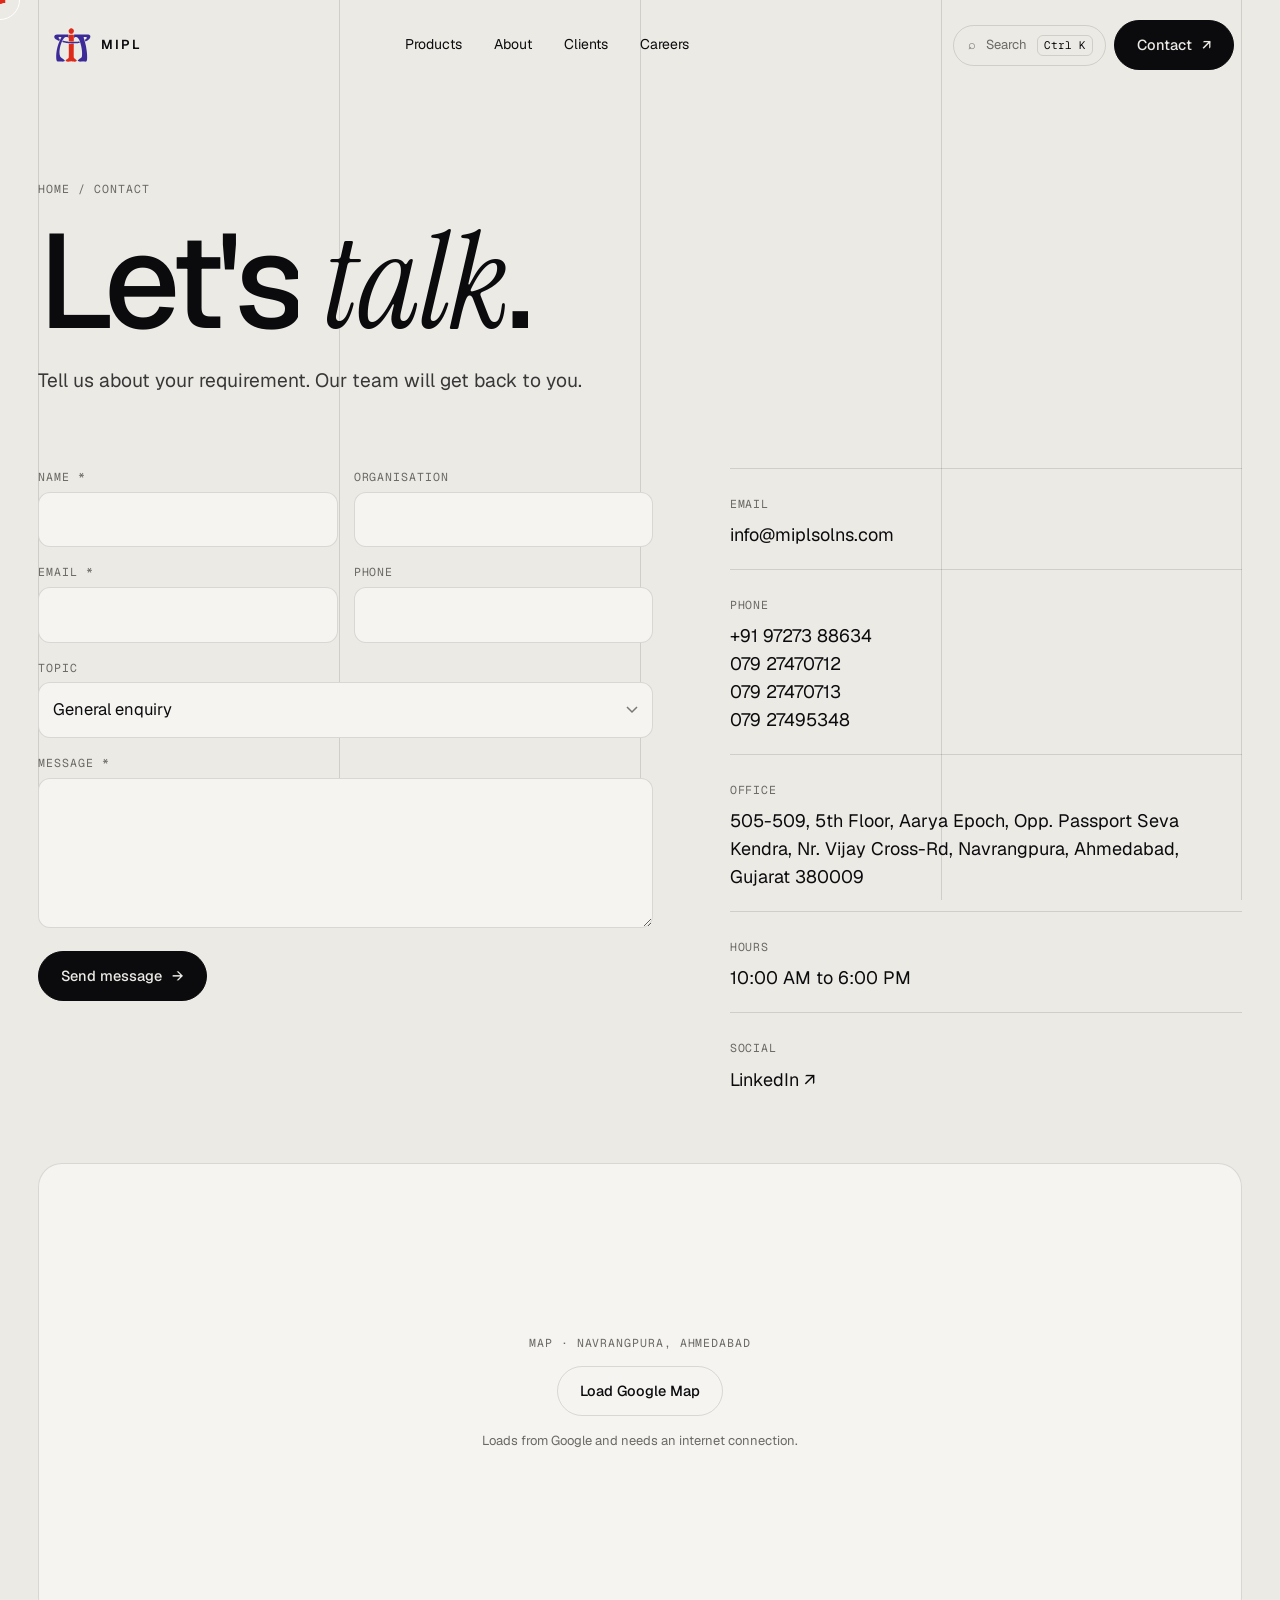
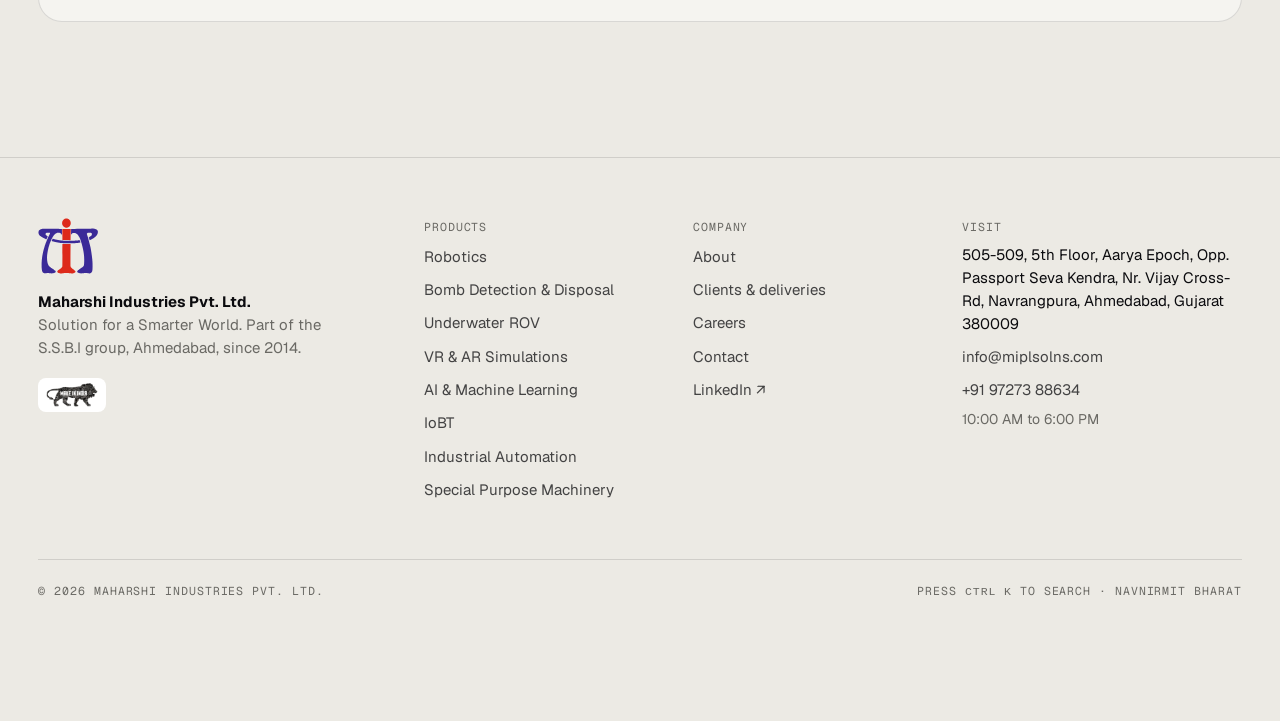
<file: contact.html>
<!doctype html>
<html lang="en" data-root="" data-theme="light"><head>
<meta charset="utf-8"><meta name="viewport" content="width=device-width,initial-scale=1">
<title>Contact | Maharshi Industries (MIPL)</title><meta name="description" content="Contact Maharshi Industries, Aarya Epoch, Navrangpura, Ahmedabad. info@miplsolns.com · +91 97273 88634."><link rel="canonical" href="https://miplsolns.com/contact.html">
<meta name="theme-color" content="#ECEAE4">
<meta property="og:type" content="website"><meta property="og:site_name" content="Maharshi Industries Pvt. Ltd."><meta property="og:title" content="Contact | Maharshi Industries (MIPL)"><meta property="og:description" content="Contact Maharshi Industries, Aarya Epoch, Navrangpura, Ahmedabad. info@miplsolns.com · +91 97273 88634."><meta property="og:url" content="https://miplsolns.com/contact.html"><meta property="og:image" content="https://miplsolns.com/assets/og/og-default.jpg"><meta property="og:image:width" content="1200"><meta property="og:image:height" content="630">
<meta name="twitter:card" content="summary_large_image"><meta name="twitter:title" content="Contact | Maharshi Industries (MIPL)"><meta name="twitter:description" content="Contact Maharshi Industries, Aarya Epoch, Navrangpura, Ahmedabad. info@miplsolns.com · +91 97273 88634."><meta name="twitter:image" content="https://miplsolns.com/assets/og/og-default.jpg">
<link rel="icon" href="favicon.ico" sizes="48x48"><link rel="icon" href="favicon.svg" type="image/svg+xml"><link rel="apple-touch-icon" href="apple-touch-icon.png"><link rel="manifest" href="site.webmanifest">
<link rel="stylesheet" href="assets/css/v2.css">
<script>(function(h){h.classList.add('js');try{if(sessionStorage.getItem('miplCurtain')==='1'){sessionStorage.removeItem('miplCurtain');if(!matchMedia('(prefers-reduced-motion: reduce)').matches)h.classList.add('arriving')}}catch(e){}setTimeout(function(){h.classList.remove('arriving')},2500)})(document.documentElement);</script>
<script type="application/ld+json">{"@context": "https://schema.org", "@type": "Organization", "name": "Maharshi Industries Pvt. Ltd.", "alternateName": "MIPL", "url": "https://miplsolns.com/", "logo": "https://miplsolns.com/assets/logo/mipl-logo.svg", "email": "info@miplsolns.com", "telephone": "+91 97273 88634", "foundingDate": "2014", "address": {"@type": "PostalAddress", "streetAddress": "505-509, 5th Floor, Aarya Epoch, Navrangpura", "addressLocality": "Ahmedabad", "addressRegion": "Gujarat", "postalCode": "380009", "addressCountry": "IN"}, "sameAs": ["https://www.linkedin.com/company/maharshi-industries-pvt-ltd/"]}</script></head>
<body>
<div id="prog" aria-hidden="true"></div><div class="grid-lines" aria-hidden="true"><i></i><i></i><i></i><i></i></div><a class="skip" href="#main">Skip to content</a>
<header class="nav"><a class="brand" href="index.html" aria-label="Maharshi Industries, home"><svg class="mlogo" viewBox="54 1 398 369" xmlns="http://www.w3.org/2000/svg" aria-hidden="true" focusable="false"><g><path class="bp" d="M93.06 71.14c-1.49 0.06-2.69 0.18-3.56 0.36-0.73 0.15-2.01 0.33-2.88 0.39-2.08 0.15-3.05 0.3-3.86 0.61-0.36 0.15-1.23 0.35-1.91 0.45-0.68 0.1-1.61 0.33-2.08 0.5-0.46 0.18-1.33 0.43-1.93 0.55-0.6 0.14-1.33 0.36-1.62 0.51-0.29 0.15-0.99 0.4-1.54 0.55-1.11 0.31-2.36 0.8-3.12 1.21-0.28 0.14-0.73 0.38-1 0.5-0.28 0.12-0.73 0.36-1 0.5-0.28 0.15-0.79 0.41-1.15 0.6-1.43 0.73-4.23 2.95-5.41 4.3-1.29 1.48-2.7 3.56-2.94 4.35-0.05 0.16-0.29 0.7-0.53 1.21-0.24 0.51-0.53 1.36-0.61 1.88-0.1 0.53-0.3 1.36-0.44 1.85-0.56 1.99-0.56 7.03 0 9.16 0.14 0.51 0.34 1.5 0.45 2.19 0.11 0.68 0.34 1.55 0.5 1.94 0.16 0.38 0.39 1 0.5 1.38 0.46 1.68 2.36 5 4.42 7.75 1.54 2.05 5.29 5.51 7.95 7.31 0.35 0.24 0.89 0.61 1.2 0.84 1.36 0.98 3.59 2.43 5.3 3.48 0.49 0.3 1.1 0.69 1.38 0.88 0.28 0.19 0.75 0.46 1.05 0.61 0.3 0.16 0.78 0.45 1.05 0.65 0.28 0.2 0.56 0.36 0.65 0.36 0.09-0 0.38 0.15 0.64 0.34 0.26 0.19 0.91 0.58 1.43 0.86 0.51 0.29 1.64 0.91 2.5 1.39 0.86 0.48 1.76 0.99 2 1.12 0.24 0.15 0.64 0.33 0.89 0.4 0.25 0.09 0.55 0.25 0.68 0.39 0.11 0.12 0.53 0.35 0.91 0.51 0.39 0.15 0.85 0.38 1.03 0.5 0.18 0.11 0.65 0.38 1.06 0.58 0.41 0.2 0.98 0.49 1.25 0.64 0.28 0.15 0.75 0.39 1.06 0.53 0.31 0.14 0.76 0.36 1 0.5 0.24 0.14 0.69 0.36 1 0.5 0.31 0.14 0.76 0.36 1 0.5 0.59 0.31 4.86 2.36 7.62 3.66 1.83 0.86 2.83 1.14 3.38 0.94 0.38-0.12 0.43-0.2 1.29-1.91 0.1-0.21 0.73-1.56 1.4-3 1.28-2.76 2.19-4.71 2.56-5.44 0.12-0.24 0.35-0.74 0.5-1.11 0.14-0.38 0.36-0.83 0.49-1 0.11-0.18 0.33-0.6 0.45-0.94 0.12-0.35 0.59-1.33 1.03-2.18 0.81-1.61 0.95-2.21 0.68-2.94-0.15-0.4-1.44-1.39-4.26-3.26-0.73-0.48-1.65-1.16-2.06-1.51-0.41-0.36-1-0.81-1.31-1.01-1.34-0.85-3.44-2.7-4.19-3.7-0.33-0.41-0.84-1.35-1.15-2.08-0.69-1.6-0.84-2.71-0.75-5.26l0.06-1.66 0.54-1.09c0.41-0.8 0.79-1.31 1.49-2.02 1.18-1.18 2.1-1.69 4.56-2.5 1.64-0.54 2.08-0.62 3.5-0.74 3.25-0.25 7.99-0.29 11.45-0.09l3.33 0.19 1.49 0.59c1.65 0.65 2.16 0.98 2.62 1.69 0.43 0.64 0.5 1.33 0.25 2.08-0.11 0.34-0.29 0.94-0.39 1.35-0.11 0.4-0.3 0.89-0.44 1.07-0.12 0.19-0.36 0.66-0.51 1.07-0.15 0.4-0.38 0.88-0.49 1.05-0.12 0.18-0.4 0.68-0.61 1.12-0.21 0.45-0.48 0.95-0.58 1.12-0.1 0.18-0.53 1.04-0.95 1.94-0.43 0.89-0.86 1.76-0.99 1.94-0.11 0.18-0.31 0.59-0.44 0.94-0.14 0.34-0.35 0.83-0.5 1.06-0.14 0.24-0.36 0.69-0.5 1-0.12 0.31-0.34 0.71-0.45 0.89-0.12 0.18-0.34 0.6-0.48 0.94-0.12 0.34-0.58 1.29-0.99 2.11-0.4 0.83-1.01 2.06-1.34 2.75-0.33 0.69-0.81 1.7-1.07 2.25-1.11 2.35-3.93 8.53-4.74 10.44-0.19 0.45-0.61 1.38-0.94 2.06-0.31 0.69-0.73 1.61-0.89 2.06-0.18 0.45-0.44 1.04-0.6 1.31-0.16 0.28-0.36 0.78-0.44 1.12-0.09 0.34-0.28 0.83-0.43 1.06-0.36 0.58-1.03 2.08-1.48 3.28-0.19 0.53-0.49 1.23-0.65 1.56-0.16 0.33-0.38 0.83-0.46 1.1-0.09 0.28-0.31 0.81-0.5 1.19-0.19 0.38-0.44 0.98-0.54 1.33-0.1 0.35-0.33 0.91-0.5 1.25-0.18 0.34-0.38 0.86-0.46 1.18-0.09 0.31-0.26 0.79-0.41 1.06-0.31 0.6-1.11 2.62-1.58 4-0.2 0.55-0.49 1.28-0.66 1.62-0.18 0.34-0.41 0.96-0.53 1.36-0.12 0.4-0.29 0.85-0.39 1-0.09 0.15-0.26 0.6-0.38 1-0.12 0.41-0.38 1.11-0.58 1.55-0.2 0.44-0.45 1.11-0.56 1.5-0.11 0.4-0.34 0.98-0.5 1.29-0.15 0.31-0.38 0.9-0.48 1.31-0.11 0.41-0.36 1.11-0.56 1.56-0.2 0.44-0.4 1-0.45 1.24-0.05 0.24-0.25 0.83-0.44 1.31-0.19 0.48-0.51 1.38-0.73 2-0.21 0.61-0.5 1.49-0.65 1.94-0.15 0.45-0.44 1.24-0.64 1.75-0.2 0.51-0.45 1.3-0.56 1.75-0.11 0.45-0.33 1.1-0.49 1.44-0.15 0.35-0.35 0.94-0.44 1.31-0.09 0.38-0.29 1.01-0.46 1.41-0.16 0.4-0.41 1.21-0.55 1.8-0.14 0.6-0.39 1.35-0.55 1.66-0.15 0.31-0.35 0.9-0.44 1.31-0.08 0.41-0.31 1.16-0.51 1.66-0.19 0.49-0.41 1.28-0.49 1.75-0.08 0.46-0.3 1.2-0.5 1.65-0.2 0.45-0.43 1.2-0.51 1.69-0.08 0.48-0.3 1.24-0.49 1.69-0.2 0.45-0.41 1.23-0.49 1.74-0.09 0.51-0.31 1.3-0.51 1.76-0.2 0.45-0.43 1.2-0.5 1.66-0.06 0.45-0.29 1.24-0.49 1.74-0.2 0.5-0.44 1.39-0.51 1.96-0.09 0.64-0.26 1.3-0.46 1.68-0.2 0.4-0.4 1.15-0.54 2.01-0.12 0.79-0.34 1.61-0.5 1.91-0.15 0.31-0.36 1.15-0.51 2.05-0.14 0.89-0.35 1.7-0.48 1.91-0.25 0.41-0.45 1.28-0.59 2.51-0.04 0.41-0.21 1.05-0.38 1.41-0.29 0.66-0.46 1.43-0.61 2.84-0.05 0.41-0.21 1.06-0.38 1.44-0.31 0.75-0.5 1.61-0.62 2.88-0.05 0.44-0.24 1.29-0.44 1.88-0.21 0.65-0.43 1.64-0.5 2.45-0.09 0.8-0.3 1.8-0.51 2.45-0.24 0.71-0.4 1.6-0.5 2.56-0.09 0.94-0.28 1.89-0.5 2.61-0.24 0.74-0.43 1.74-0.55 2.88-0.1 0.96-0.26 2-0.38 2.3-0.34 0.94-0.54 2.11-0.62 3.62-0.04 0.79-0.16 1.71-0.25 2.06-0.49 1.76-0.59 2.29-0.75 4.25-0.1 1.16-0.3 2.55-0.44 3.06-0.29 1.05-0.62 3.86-0.62 5.16 0 0.46-0.14 1.48-0.3 2.25-0.39 1.81-0.55 3.19-0.65 5.59-0.04 1.06-0.21 2.73-0.38 3.69-0.36 2.24-0.53 4.11-0.68 8.06-0.06 1.75-0.2 3.8-0.3 4.54-0.46 3.38-0.7 10.95-0.7 22.59 0 12.24 0.21 18.4 0.74 21.75 0.12 0.86 0.28 2.46 0.31 3.56 0.1 2.56 0.28 4.15 0.58 5.29 0.14 0.5 0.34 1.75 0.45 2.79 0.12 1.2 0.31 2.24 0.5 2.84 0.18 0.53 0.4 1.53 0.5 2.24 0.1 0.71 0.31 1.61 0.48 2.01 0.16 0.39 0.39 1.14 0.51 1.65 0.11 0.51 0.35 1.18 0.5 1.46 0.16 0.29 0.39 0.83 0.5 1.19 0.21 0.66 0.44 1.04 1.88 3.26 0.89 1.39 2.91 3.44 4.06 4.14 2 1.2 2.73 1.56 3.44 1.7 0.41 0.09 1.2 0.33 1.75 0.54l1 0.39 3.88 0.05c4.34 0.05 6.88-0.09 9.64-0.53 5.44-0.89 16.7-0.83 20.55 0.1 0.81 0.2 2.02 0.36 3.2 0.44 1.05 0.08 2.53 0.28 3.35 0.45 2.05 0.45 4.05 0.59 8.51 0.59 4.21-0 5.81-0.12 7.31-0.59 0.51-0.16 1.49-0.36 2.15-0.43 0.68-0.08 1.65-0.28 2.19-0.45 0.54-0.18 1.5-0.4 2.15-0.51 0.64-0.1 1.4-0.28 1.69-0.38 0.28-0.11 1.03-0.35 1.64-0.54 0.62-0.19 1.35-0.46 1.62-0.6 0.28-0.15 0.8-0.35 1.15-0.45 0.79-0.24 2.18-0.99 2.81-1.51 0.25-0.21 0.68-0.54 0.95-0.73 0.65-0.44 2.04-2.16 2.53-3.14 0.66-1.36 0.74-3.43 0.15-4.35-0.15-0.24-0.41-0.7-0.59-1.03-0.4-0.75-1.91-2.34-3.81-4.01-1.51-1.33-1.71-1.49-3.69-2.8-0.69-0.45-1.6-1.12-2.02-1.49-0.43-0.35-0.96-0.75-1.19-0.86-0.23-0.11-1.01-0.64-1.75-1.16-0.74-0.53-1.75-1.24-2.24-1.58-0.5-0.35-1.1-0.79-1.35-0.98-0.25-0.19-0.95-0.69-1.58-1.1-1.49-0.99-3.8-2.6-4.29-2.99-0.41-0.33-0.89-0.66-2.71-1.89-0.61-0.41-1.36-0.94-1.65-1.15-0.29-0.23-0.79-0.59-1.12-0.81-0.33-0.23-0.8-0.55-1.04-0.71-0.24-0.16-1.14-0.79-2-1.38-0.86-0.58-1.81-1.26-2.12-1.5-0.31-0.25-0.85-0.64-1.2-0.86-2.14-1.41-6.41-4.93-8.22-6.76-1.98-2-3.99-4.83-4.96-6.94-0.14-0.31-0.41-0.81-0.61-1.12-0.19-0.31-0.43-0.81-0.5-1.12-0.09-0.31-0.29-0.79-0.44-1.06-0.16-0.28-0.39-0.84-0.5-1.25-0.12-0.41-0.35-1-0.5-1.31-0.16-0.31-0.35-0.83-0.44-1.12-0.09-0.31-0.34-1.04-0.56-1.62-0.23-0.59-0.45-1.31-0.5-1.62-0.05-0.31-0.26-0.98-0.46-1.49-0.2-0.51-0.45-1.38-0.55-1.94-0.11-0.56-0.3-1.25-0.43-1.54-0.12-0.3-0.33-1.14-0.44-1.86-0.12-0.74-0.38-1.8-0.58-2.36-0.23-0.68-0.4-1.53-0.49-2.44-0.09-0.76-0.29-1.85-0.45-2.41-0.23-0.75-0.36-1.68-0.49-3.39-0.11-1.29-0.33-3.03-0.5-3.84-0.41-1.99-0.53-3.34-0.71-8.86-0.31-9.09-0.05-23.24 0.5-26.5 0.4-2.38 0.51-3.34 0.65-5.56 0.09-1.34 0.28-2.8 0.5-3.94 0.2-1 0.39-2.38 0.44-3.06 0.09-1.48 0.28-2.69 0.53-3.38 0.19-0.55 0.34-1.49 0.54-3.5 0.08-0.76 0.28-1.94 0.44-2.62 0.18-0.69 0.36-1.81 0.45-2.5 0.08-0.69 0.3-1.88 0.49-2.62 0.2-0.76 0.43-1.85 0.5-2.44 0.21-1.73 0.34-2.44 0.56-2.95 0.11-0.26 0.31-1.19 0.44-2.05 0.14-0.86 0.35-1.9 0.49-2.31 0.12-0.41 0.35-1.45 0.5-2.31 0.15-0.86 0.41-2.01 0.59-2.56 0.18-0.55 0.4-1.54 0.5-2.2 0.1-0.66 0.29-1.45 0.41-1.75 0.14-0.3 0.36-1.2 0.5-2 0.14-0.79 0.39-1.8 0.56-2.25 0.16-0.44 0.41-1.35 0.55-2.01 0.15-0.66 0.34-1.36 0.44-1.56 0.1-0.19 0.31-0.9 0.46-1.58 0.15-0.69 0.44-1.66 0.62-2.19 0.19-0.54 0.41-1.3 0.49-1.71 0.09-0.41 0.29-1.06 0.45-1.44 0.16-0.38 0.38-1.09 0.49-1.58 0.1-0.49 0.35-1.29 0.56-1.78 0.2-0.49 0.44-1.25 0.53-1.68 0.09-0.44 0.25-0.99 0.38-1.23 0.11-0.25 0.35-0.93 0.53-1.5 0.16-0.59 0.45-1.4 0.61-1.81 0.18-0.41 0.39-1.06 0.48-1.44 0.09-0.38 0.3-0.98 0.46-1.34 0.16-0.35 0.41-1.05 0.55-1.54 0.14-0.5 0.36-1.14 0.51-1.41 0.14-0.29 0.41-1 0.61-1.59 0.56-1.7 1.2-3.44 1.46-3.96 0.14-0.26 0.35-0.81 0.46-1.23 0.12-0.41 0.35-1.01 0.51-1.33 0.15-0.31 0.4-0.94 0.55-1.38 0.15-0.44 0.34-0.91 0.43-1.05 0.09-0.14 0.29-0.64 0.44-1.1 0.16-0.46 0.41-1.09 0.58-1.38 0.16-0.29 0.36-0.78 0.44-1.09 0.09-0.3 0.29-0.83 0.45-1.15 0.16-0.33 0.44-0.95 0.6-1.4 0.18-0.44 0.4-0.94 0.5-1.1 0.11-0.16 0.3-0.61 0.44-0.99 0.12-0.39 0.41-1.03 0.61-1.44 0.21-0.4 0.48-0.99 0.59-1.3 0.11-0.3 0.29-0.69 0.39-0.85 0.11-0.18 0.33-0.68 0.49-1.14 0.15-0.45 0.43-1.05 0.61-1.31 0.18-0.26 0.33-0.59 0.33-0.71 0-0.11 0.21-0.62 0.49-1.14 0.26-0.5 0.53-1.09 0.56-1.3 0.05-0.21 0.23-0.58 0.4-0.81 0.16-0.23 0.41-0.73 0.55-1.1 0.15-0.38 0.38-0.84 0.51-1.03 0.14-0.2 0.36-0.68 0.49-1.06 0.14-0.4 0.33-0.81 0.43-0.91 0.1-0.11 0.36-0.6 0.6-1.07 0.24-0.49 0.53-1.05 0.62-1.25 0.11-0.21 0.56-1.09 1-1.96 0.71-1.44 1.1-2.19 2.3-4.44 0.21-0.4 0.55-1.01 0.76-1.35 0.21-0.35 0.7-1.16 1.09-1.81 1.96-3.29 3.23-5.18 5.64-8.44 3.33-4.5 8.69-9.93 11.89-12.03 0.54-0.36 1.2-0.83 1.46-1.03 0.56-0.45 3.71-2.16 4.6-2.51 0.34-0.14 0.89-0.38 1.21-0.54 0.33-0.16 0.86-0.36 1.2-0.45 0.34-0.09 0.83-0.26 1.1-0.4 0.28-0.14 1.26-0.41 2.2-0.62 0.94-0.2 2.14-0.49 2.65-0.62 0.85-0.24 1.29-0.26 4.81-0.28l3.88-0.01 0.94 0.33c0.53 0.18 1.54 0.44 2.25 0.58 0.73 0.14 1.62 0.39 2 0.56 0.38 0.18 0.94 0.38 1.23 0.46 2.18 0.58 6.55 3.84 8.46 6.31 0.41 0.54 0.99 1.25 1.28 1.6 0.29 0.35 0.76 1.11 1.05 1.7 0.29 0.59 0.66 1.25 0.81 1.48 0.16 0.21 0.4 0.66 0.53 1 0.12 0.34 0.31 0.61 0.43 0.64 0.55 0.1 0.54 0.53 0.49-19.85-0.05-22.11 0.11-19.69-1.34-19.88-0.48-0.06-6.15-0.11-12.61-0.12-12.62-0-20.86-0.12-42.06-0.62-2.58-0.06-11.01-0.18-18.75-0.25-11.93-0.12-14.98-0.19-20.06-0.45-8.35-0.44-19.09-0.62-24-0.41Z"/><path class="bp" d="M402 71.14c-6.68 0.08-9.41 0.18-14.25 0.5-1.76 0.11-10.08 0.26-28.56 0.49-6.05 0.08-13.48 0.19-16.5 0.26-12.99 0.29-23.65 0.4-45.88 0.48-25.59 0.09-24.15 0.04-24.43 0.75-0.06 0.18-0.16 1.5-0.2 2.95-0.06 2.16-0.29 24.39-0.31 30.25-0.01 1.81 0.15 3.64 0.35 3.84 0.21 0.21 0.58-0.01 0.96-0.62 1.05-1.66 1.49-2.4 1.78-2.96 1-1.96 4.12-5.05 6.14-6.04 0.39-0.2 0.94-0.48 1.21-0.62 0.46-0.24 1.58-0.62 3.12-1.1 0.44-0.14 1.44-0.21 3.38-0.26 3.38-0.08 5.95 0.09 7 0.46 0.41 0.15 1.34 0.36 2.06 0.49 0.75 0.14 1.59 0.36 1.94 0.54 0.35 0.18 1.05 0.44 1.56 0.59 1 0.3 3.78 1.64 4.81 2.31 0.35 0.23 0.89 0.58 1.21 0.78 1.14 0.71 2.06 1.43 3.79 2.95 2.78 2.45 4.9 4.94 9.33 10.91 0.62 0.84 1.75 2.54 2.76 4.16 0.45 0.74 0.95 1.5 1.1 1.69 0.16 0.2 0.46 0.7 0.69 1.12 0.21 0.43 0.61 1.14 0.88 1.59 0.66 1.11 1.41 2.54 2.25 4.25 1.29 2.61 1.66 3.44 1.81 3.94 0.09 0.28 0.31 0.75 0.5 1.06 0.19 0.31 0.41 0.88 0.5 1.25 0.09 0.38 0.31 1 0.51 1.38 0.19 0.38 0.41 0.96 0.49 1.31 0.08 0.34 0.28 0.85 0.44 1.12 0.16 0.29 0.41 0.98 0.55 1.55 0.14 0.56 0.38 1.2 0.51 1.39 0.15 0.2 0.35 0.78 0.45 1.28 0.1 0.5 0.35 1.25 0.55 1.66 0.2 0.41 0.41 1.07 0.49 1.46 0.08 0.39 0.28 1 0.45 1.34 0.18 0.35 0.4 1.01 0.5 1.48 0.11 0.48 0.36 1.21 0.56 1.66 0.2 0.45 0.43 1.18 0.5 1.61 0.08 0.45 0.28 1.07 0.45 1.4 0.16 0.33 0.4 1.1 0.54 1.71 0.14 0.62 0.36 1.35 0.5 1.62 0.14 0.28 0.35 0.91 0.46 1.41 0.11 0.51 0.34 1.24 0.5 1.62 0.16 0.39 0.4 1.21 0.54 1.81 0.14 0.61 0.36 1.38 0.5 1.71 0.14 0.33 0.35 1.05 0.46 1.62 0.11 0.56 0.34 1.34 0.5 1.71 0.16 0.38 0.41 1.24 0.55 1.91 0.14 0.68 0.36 1.49 0.51 1.81 0.14 0.33 0.34 1.06 0.44 1.64 0.11 0.59 0.33 1.38 0.49 1.75 0.15 0.39 0.4 1.26 0.54 1.95 0.14 0.69 0.38 1.5 0.51 1.81 0.14 0.31 0.34 1.1 0.45 1.75 0.11 0.65 0.34 1.53 0.51 1.94 0.16 0.41 0.39 1.29 0.5 1.94 0.1 0.65 0.33 1.53 0.5 1.94 0.18 0.41 0.4 1.34 0.5 2.06 0.11 0.73 0.31 1.59 0.45 1.94 0.38 0.94 0.46 1.28 0.6 2.38 0.08 0.56 0.29 1.49 0.49 2.06 0.2 0.59 0.43 1.59 0.5 2.21 0.09 0.65 0.3 1.59 0.51 2.15 0.21 0.6 0.41 1.46 0.5 2.21 0.15 1.34 0.3 2.05 0.58 2.58 0.09 0.18 0.26 1.05 0.36 1.94 0.11 0.88 0.34 2.02 0.5 2.54 0.3 0.91 0.4 1.51 0.69 3.75 0.08 0.59 0.26 1.49 0.43 2 0.16 0.51 0.34 1.41 0.39 2 0.12 1.62 0.29 2.5 0.61 3.53 0.21 0.65 0.35 1.46 0.45 2.74 0.08 1.1 0.28 2.38 0.49 3.3 0.24 0.98 0.41 2.19 0.51 3.44 0.08 1.06 0.25 2.36 0.38 2.88 0.41 1.7 0.5 2.29 0.69 4.94 0.1 1.44 0.3 3.16 0.44 3.81 0.16 0.78 0.34 2.56 0.5 5.1 0.14 2.15 0.34 4.38 0.45 4.94 0.34 1.85 0.41 2.73 0.55 7.09 0.24 7.35 0.38 10.5 0.53 12.38 0.2 2.44 0.2 12.88 0 16.06-0.08 1.38-0.24 4.78-0.34 7.56-0.31 7.98-0.38 9.08-0.66 10.19-0.14 0.55-0.31 1.59-0.39 2.31-0.31 3.05-0.39 3.6-0.58 4.12-0.11 0.31-0.31 1.03-0.44 1.59-0.56 2.38-2.35 5.75-4.21 7.94-0.68 0.8-2.3 2.24-3.6 3.2-1.69 1.25-1.89 1.39-2.44 1.71-0.31 0.18-0.9 0.58-1.31 0.88-0.41 0.31-1 0.7-1.31 0.89-0.94 0.56-3.3 2.09-4.56 2.95-0.48 0.34-1.1 0.75-1.38 0.94-0.28 0.19-0.96 0.65-1.54 1.03-0.56 0.39-1.3 0.86-1.62 1.07-0.33 0.2-1 0.69-1.51 1.06-0.5 0.38-1.18 0.86-1.49 1.06-0.33 0.21-0.93 0.61-1.34 0.91-0.41 0.29-1 0.71-1.31 0.94-0.31 0.21-0.98 0.71-1.49 1.09-0.5 0.38-1.06 0.8-1.25 0.93-2.21 1.62-3.34 2.49-4 3.06-0.44 0.39-1.15 0.98-1.58 1.33-1.76 1.41-3.28 2.81-4.88 4.48-1.41 1.49-1.79 1.98-2.4 3.09l-0.73 1.31 0 1.25c0 1.24 0.01 1.26 0.54 2.2 1.18 2.12 4.46 4.59 7.46 5.61 0.55 0.19 1.29 0.45 1.62 0.6 1.53 0.62 3.2 1.16 4.12 1.34 0.55 0.1 1.34 0.31 1.75 0.49 0.41 0.18 1.26 0.38 1.88 0.45 0.62 0.08 1.55 0.28 2.06 0.44 1.46 0.48 2.51 0.58 6.62 0.56 4.44-0 6.3-0.12 8.34-0.56 1.07-0.24 2.11-0.35 3.85-0.44 2.55-0.12 3.54-0.24 5.5-0.62 0.76-0.15 2.51-0.33 4.46-0.44 2.41-0.14 3.55-0.25 4.56-0.49 2.45-0.55 6.85-0.53 8.66 0.05 0.56 0.18 1.7 0.33 3.62 0.49 1.86 0.16 3.09 0.33 3.62 0.49 1.19 0.36 1.3 0.39 3.15 0.53 0.94 0.06 2.06 0.24 2.5 0.36 1.74 0.53 2.2 0.58 5.73 0.58l3.44-0 0.99-0.35c0.55-0.19 1.39-0.44 1.86-0.54 0.48-0.1 1.24-0.34 1.69-0.54 0.46-0.2 0.99-0.4 1.18-0.45 0.73-0.19 3.61-2.23 4.62-3.28 0.95-0.99 2.61-3.18 2.91-3.86 0.16-0.35 0.43-0.84 0.6-1.1 0.18-0.25 0.36-0.64 0.4-0.86 0.05-0.23 0.25-0.74 0.44-1.15 0.2-0.41 0.5-1.38 0.68-2.12 0.16-0.76 0.39-1.58 0.49-1.81 0.2-0.49 0.41-1.71 0.53-3.12 0.05-0.51 0.19-1.36 0.31-1.88 0.38-1.48 0.5-2.8 0.62-6.48 0.06-1.88 0.14-3.45 0.18-3.5 0.04-0.06 0.16-1.28 0.29-2.73 0.2-2.34 0.23-4.1 0.23-16.55-0.01-13.46-0.03-14.04-0.29-16.88-0.18-1.81-0.33-4.65-0.4-7.39-0.14-5.18-0.28-7.16-0.62-8.99-0.18-0.94-0.29-2.27-0.38-4.7-0.12-3.53-0.2-4.33-0.62-6.3-0.18-0.79-0.3-2.08-0.38-3.81-0.14-2.84-0.24-3.74-0.62-5.34-0.18-0.73-0.29-1.8-0.38-3.58-0.08-1.39-0.21-2.94-0.33-3.44-0.1-0.5-0.3-1.41-0.44-2.02-0.12-0.62-0.24-1.6-0.24-2.19-0.01-1.68-0.21-3.34-0.56-4.62-0.24-0.88-0.35-1.71-0.44-3.19-0.14-2.36-0.18-2.65-0.58-4.12-0.21-0.79-0.34-1.76-0.44-3.25-0.11-1.7-0.23-2.46-0.56-3.78-0.25-0.98-0.43-1.96-0.43-2.4 0-1.3-0.25-3.19-0.56-4.34-0.2-0.71-0.36-1.74-0.45-2.86-0.08-1.07-0.25-2.24-0.45-3-0.43-1.68-0.5-2.1-0.65-4-0.08-0.94-0.24-1.98-0.38-2.44-0.25-0.78-0.35-1.4-0.64-3.95-0.06-0.62-0.26-1.59-0.43-2.15-0.18-0.56-0.35-1.43-0.39-1.93-0.11-1.23-0.4-2.84-0.64-3.5-0.1-0.3-0.28-1.26-0.38-2.15-0.11-0.99-0.31-2.06-0.54-2.75-0.2-0.62-0.43-1.65-0.5-2.27-0.08-0.62-0.28-1.6-0.45-2.18-0.18-0.59-0.4-1.64-0.51-2.35-0.1-0.71-0.35-1.73-0.54-2.25-0.2-0.54-0.43-1.38-0.5-1.88-0.08-0.5-0.3-1.39-0.51-2-0.2-0.6-0.43-1.51-0.49-2.02-0.08-0.51-0.29-1.39-0.5-1.94-0.2-0.55-0.43-1.4-0.5-1.88-0.08-0.49-0.3-1.36-0.5-1.95-0.2-0.59-0.4-1.38-0.45-1.75-0.11-0.91-0.28-1.53-0.62-2.43-0.16-0.41-0.36-1.2-0.45-1.75-0.08-0.55-0.3-1.43-0.5-1.95-0.19-0.51-0.4-1.39-0.49-1.93-0.09-0.55-0.29-1.38-0.46-1.84-0.16-0.48-0.41-1.46-0.55-2.2-0.14-0.74-0.36-1.59-0.5-1.9-0.14-0.3-0.31-0.95-0.38-1.44-0.08-0.48-0.33-1.5-0.56-2.25-0.23-0.76-0.49-1.78-0.56-2.25-0.08-0.49-0.3-1.3-0.5-1.83-0.19-0.53-0.41-1.43-0.5-2-0.08-0.58-0.3-1.45-0.5-1.93-0.19-0.49-0.41-1.35-0.49-1.93-0.08-0.58-0.3-1.45-0.5-1.95-0.2-0.5-0.43-1.35-0.5-1.9-0.15-1.12-0.24-1.49-0.6-2.29-0.14-0.31-0.31-1.07-0.4-1.69-0.09-0.62-0.3-1.46-0.46-1.88-0.18-0.41-0.43-1.36-0.55-2.1-0.14-0.75-0.36-1.59-0.5-1.85-0.12-0.26-0.35-1.01-0.48-1.65-0.14-0.65-0.36-1.41-0.51-1.71-0.15-0.29-0.35-0.93-0.45-1.4-0.1-0.48-0.35-1.2-0.55-1.59-0.19-0.4-0.43-1.07-0.5-1.51-0.08-0.44-0.3-1.11-0.49-1.49-0.2-0.39-0.45-1.11-0.56-1.62-0.11-0.51-0.31-1.1-0.44-1.31-0.14-0.21-0.36-0.86-0.51-1.44-0.15-0.58-0.38-1.26-0.51-1.53-0.12-0.26-0.33-0.86-0.44-1.33-0.1-0.46-0.35-1.18-0.55-1.6-0.2-0.41-0.43-1.11-0.5-1.55-0.08-0.45-0.28-1.07-0.45-1.41-0.16-0.33-0.41-1.06-0.54-1.62-0.14-0.58-0.4-1.38-0.58-1.78-0.25-0.56-0.34-1.03-0.4-1.94-0.1-1.62 0.08-2.36 0.85-3.61 0.73-1.19 2.11-2.41 3.15-2.78 0.36-0.11 0.85-0.34 1.1-0.49 0.26-0.15 1.05-0.38 1.85-0.51 0.79-0.15 1.95-0.4 2.61-0.58 2.33-0.6 11.48-0.55 13.4 0.08 0.45 0.15 1.46 0.35 2.25 0.45 0.99 0.14 1.74 0.31 2.44 0.6 0.55 0.23 1.24 0.48 1.53 0.56 0.29 0.08 0.69 0.28 0.88 0.43 0.19 0.15 0.58 0.44 0.85 0.62 1.05 0.7 1.8 1.83 2.2 3.28 0.24 0.88 0.26 1.19 0.19 2.5-0.11 2.24-0.46 3.96-1.07 5.34-1 2.25-1.99 3.84-3.11 5.04-0.4 0.41-0.88 0.96-1.06 1.23-0.61 0.8-3.61 3.26-5.7 4.66-1.65 1.11-5.74 3.35-7.12 3.91-0.38 0.15-1 0.49-1.38 0.74-0.65 0.44-0.69 0.49-0.73 1.05-0.03 0.38 0.08 0.91 0.28 1.51 0.18 0.51 0.4 1.3 0.5 1.75 0.11 0.46 0.34 1.16 0.5 1.55 0.16 0.4 0.4 1.18 0.51 1.73 0.12 0.55 0.35 1.31 0.51 1.7 0.16 0.39 0.4 1.23 0.54 1.84 0.14 0.62 0.36 1.36 0.51 1.65 0.15 0.29 0.35 1.01 0.45 1.6 0.11 0.6 0.35 1.45 0.55 1.9 0.19 0.45 0.41 1.2 0.5 1.66 0.29 1.6 0.91 2.09 2.02 1.59 2.04-0.9 3.45-1.58 3.76-1.79 0.19-0.12 0.68-0.36 1.09-0.53 0.4-0.16 0.93-0.43 1.15-0.6 0.23-0.16 0.62-0.38 0.89-0.46 0.26-0.08 0.62-0.29 0.83-0.45 0.2-0.16 0.61-0.39 0.9-0.5 0.3-0.1 0.69-0.28 0.86-0.39 0.28-0.19 2.66-1.51 4.61-2.56 0.38-0.2 0.85-0.5 1.05-0.68 0.19-0.16 0.43-0.3 0.51-0.3 0.09-0 0.91-0.46 1.84-1.01 0.93-0.56 1.76-1.05 1.86-1.09 0.1-0.04 0.54-0.3 0.96-0.58 0.43-0.29 1.1-0.71 1.5-0.96 1.43-0.89 6.24-4.1 6.75-4.51 0.29-0.23 0.99-0.76 1.56-1.19 3.86-2.9 8.74-7.61 12.74-12.29 1.41-1.65 3.59-4.69 4.09-5.69 0.18-0.34 0.44-0.8 0.59-1 0.16-0.21 0.43-0.66 0.59-1 0.18-0.35 0.43-0.85 0.58-1.12 0.5-0.95 1.26-2.66 1.35-3.01 0.05-0.2 0.19-0.58 0.33-0.84 0.12-0.25 0.38-1 0.55-1.65 0.18-0.65 0.43-1.43 0.55-1.73 0.14-0.3 0.34-1.19 0.45-1.98 0.1-0.79 0.31-2.1 0.45-2.93 0.39-2.31 0.45-5.69 0.12-7.06-0.14-0.59-0.34-1.59-0.45-2.23-0.28-1.62-1.48-3.96-2.88-5.68-1.28-1.55-4.19-3.96-5.68-4.71-0.41-0.21-0.79-0.44-0.83-0.5-0.05-0.06-0.38-0.21-0.74-0.34-0.35-0.11-0.98-0.38-1.36-0.56-0.39-0.2-1.09-0.5-1.55-0.68-0.46-0.18-0.91-0.38-0.99-0.44-0.09-0.08-0.61-0.24-1.19-0.39-0.58-0.14-1.33-0.4-1.66-0.58-0.36-0.18-1.12-0.39-1.75-0.5-0.61-0.09-1.33-0.28-1.58-0.41-0.55-0.28-1.55-0.46-3.08-0.56-0.61-0.05-1.71-0.23-2.44-0.4-2.25-0.54-5.06-0.59-20.38-0.4Z"/><path class="bar" d="M151.12 138.14c-0.64 0.2-0.75 0.34-1.55 1.95-0.4 0.81-0.81 1.61-0.9 1.79-0.1 0.18-0.58 1.12-1.07 2.12-0.49 1-0.99 1.96-1.11 2.14-0.12 0.18-0.34 0.62-0.49 0.99-0.14 0.36-0.36 0.8-0.5 0.96-0.14 0.18-0.35 0.6-0.49 0.96-0.14 0.36-0.39 0.86-0.55 1.11-0.44 0.65-0.88 2.15-0.73 2.45 0.15 0.26 0.28 0.33 1.39 0.64 0.45 0.12 1.15 0.34 1.56 0.48 0.41 0.14 1.09 0.31 1.5 0.39 0.41 0.08 1.09 0.28 1.51 0.45 0.41 0.16 1.3 0.39 1.95 0.5 0.66 0.1 1.5 0.33 1.88 0.5 0.36 0.16 1.09 0.36 1.6 0.44 0.51 0.09 1.28 0.28 1.69 0.44 1.14 0.43 1.14 0.43 2.43 0.62 0.68 0.1 1.58 0.31 2.02 0.49 0.44 0.16 1.23 0.36 1.74 0.44 0.51 0.09 1.35 0.29 1.84 0.46 0.95 0.31 2.79 0.68 3.46 0.68 0.21-0 0.86 0.18 1.44 0.38 0.59 0.21 1.54 0.44 2.12 0.5 0.59 0.08 1.55 0.3 2.14 0.51 0.7 0.24 1.51 0.41 2.38 0.5 0.73 0.06 1.88 0.29 2.56 0.49 0.69 0.2 1.95 0.45 2.81 0.55 0.86 0.1 1.85 0.29 2.19 0.43 0.73 0.29 1.83 0.48 3.69 0.65 0.73 0.06 1.68 0.23 2.12 0.35 1.19 0.36 1.33 0.39 3.01 0.53 0.85 0.08 2.06 0.28 2.68 0.44 1.29 0.35 2.51 0.51 4.56 0.62 0.79 0.05 2.04 0.21 2.76 0.38 1.46 0.34 2.9 0.51 5.24 0.62 0.99 0.05 2.05 0.19 2.88 0.39 1.34 0.33 2.14 0.39 8.31 0.68 1.49 0.06 3.25 0.23 4.05 0.36 3.12 0.55 15.01 0.7 41.76 0.51 17.28-0.11 21.09-0.2 23.88-0.58 1.39-0.18 3.35-0.28 10.38-0.55 2.58-0.09 3.68-0.19 4.94-0.43 1.11-0.2 2.34-0.33 3.88-0.39 3.3-0.12 4.76-0.26 6.21-0.61 0.95-0.23 1.95-0.34 3.88-0.44 2.15-0.12 2.84-0.2 4-0.5 0.78-0.2 2.06-0.43 2.85-0.51 0.79-0.08 2.02-0.28 2.75-0.45 0.73-0.18 2.11-0.4 3.08-0.49 1.93-0.19 2.55-0.38 2.86-0.86 0.3-0.46 0.26-1.31-0.1-2.02-0.18-0.34-0.38-0.85-0.45-1.15-0.08-0.29-0.2-0.76-0.28-1.06-0.08-0.29-0.25-0.68-0.39-0.86-0.12-0.19-0.33-0.75-0.43-1.24-0.1-0.49-0.34-1.18-0.51-1.54-0.18-0.35-0.4-1-0.5-1.45-0.09-0.45-0.33-1.12-0.53-1.5-0.19-0.38-0.43-1.05-0.5-1.49-0.09-0.45-0.41-1.3-0.71-1.91-0.65-1.3-0.69-1.31-2.4-1.11-0.66 0.09-1.64 0.2-2.15 0.26-0.51 0.06-1.29 0.23-1.73 0.36-0.43 0.14-1.39 0.31-2.12 0.39-1.89 0.19-2.8 0.34-4.09 0.69-0.86 0.24-1.69 0.33-3.58 0.43-1.61 0.09-3.21 0.25-4.62 0.5-1.75 0.29-2.85 0.39-5.61 0.5-3.51 0.15-4.12 0.2-7.81 0.64-3.11 0.38-20.38 0.54-47 0.46-21.85-0.08-22.55-0.09-26.69-0.65-1.28-0.18-3.78-0.39-5.56-0.49-2.34-0.14-3.69-0.28-4.81-0.5-1.11-0.21-2.35-0.34-4.31-0.44-2.27-0.11-2.96-0.19-4-0.46-0.86-0.23-2.06-0.4-3.88-0.55-1.69-0.15-2.91-0.31-3.44-0.48-1.14-0.35-1.31-0.38-3.69-0.53-1.38-0.09-2.45-0.23-3.06-0.4-1.59-0.44-1.76-0.46-3.44-0.66-0.89-0.1-2.05-0.33-2.56-0.49-0.55-0.18-1.59-0.36-2.5-0.45-1.03-0.1-1.95-0.26-2.69-0.5-0.61-0.2-1.76-0.45-2.54-0.56-0.78-0.11-1.78-0.34-2.2-0.5-0.44-0.16-1.36-0.36-2.09-0.44-0.75-0.09-1.71-0.29-2.31-0.5-0.58-0.2-1.48-0.43-2.01-0.5-0.54-0.09-1.36-0.31-1.85-0.5-0.48-0.19-1.38-0.41-2-0.49-0.64-0.09-1.46-0.3-1.94-0.5-0.45-0.19-1.2-0.43-1.69-0.51-0.48-0.09-1.29-0.31-1.79-0.51-0.51-0.2-1.33-0.43-1.81-0.5-0.5-0.08-1.26-0.3-1.7-0.5-0.89-0.41-1.86-0.54-2.51-0.35Z"/></g><g><g class="stem"><path d="M214.91 73.17c-0.21 0.1-0.45 0.29-0.53 0.44-0.15 0.26-0.03 12.81 0.24 24.7 0.08 3.16 0.19 15 0.25 26.31 0.06 11.31 0.15 20.69 0.19 20.84 0.12 0.53 0.45 0.59 3.88 0.62 3.11 0.05 8.76 0.3 12.06 0.54 3.09 0.23 30.86 0.62 36.27 0.53 1.6-0.03 1.89-0.58 1.54-2.98-0.2-1.41-0.21-2.15-0.08-10.12 0.08-4.74 0.2-12.05 0.26-16.24 0.24-14.61 0.39-21.91 0.58-27.38 0.1-3.03 0.24-7.9 0.3-10.85 0.14-6.04 0.12-6.18-0.62-6.43-0.71-0.23-53.8-0.21-54.34 0.01Z"/><path d="M215.2 172.2c-0.11 0.1-0.2 0.26-0.2 0.34 0 0.09-0.01 32.77-0.03 72.65-0.04 66.54-0.05 72.55-0.24 73.12-0.11 0.34-0.38 1.24-0.59 2-1.05 3.85-3.26 6.85-8.24 11.21-1.2 1.05-2.5 2.14-2.9 2.41-0.39 0.28-1.14 0.83-1.65 1.23-1.33 1.03-3.01 2.24-5.11 3.65-2.48 1.68-2.96 2.01-3.69 2.56-0.41 0.31-0.98 0.71-1.25 0.9-0.28 0.19-0.73 0.51-1 0.71-0.28 0.21-0.84 0.61-1.25 0.9-0.41 0.29-1.12 0.85-1.58 1.23-0.46 0.39-1.29 1.06-1.84 1.5-1.98 1.55-3.12 2.99-4 5l-0.58 1.33 0 1.51-0.01 1.5 0.49 0.93c0.61 1.16 1.49 2.18 2.76 3.16 1.62 1.26 2.43 1.7 5.12 2.8 0.41 0.16 1.11 0.46 1.56 0.66 0.45 0.2 1.24 0.45 1.75 0.58 0.51 0.11 1.15 0.31 1.4 0.44 0.26 0.14 0.85 0.33 1.31 0.44 0.48 0.1 1.36 0.35 1.98 0.55 0.62 0.2 1.83 0.45 2.68 0.56 0.85 0.11 2 0.31 2.56 0.44 1.4 0.34 4.3 0.35 6.1 0.01 1.94-0.36 2-0.38 4.29-0.51 1.38-0.09 2.76-0.26 3.94-0.5 1-0.2 2.55-0.44 3.44-0.51 0.9-0.08 2.25-0.28 3-0.44 0.76-0.16 2.64-0.41 4.19-0.55 1.55-0.15 3.66-0.4 4.69-0.56 4.64-0.75 14.9-0.75 18.4-0 0.78 0.18 2.5 0.39 3.88 0.5 1.44 0.12 3.03 0.33 3.79 0.5 1.59 0.36 1.88 0.4 3.88 0.56 0.86 0.06 2.21 0.25 3.01 0.43 0.79 0.16 2.27 0.36 3.31 0.45 2.16 0.18 4.2 0.41 5.61 0.68 1.5 0.29 4.38 0.26 5.96-0.05 0.71-0.14 2.1-0.34 3.1-0.45 1.12-0.12 2.24-0.34 2.94-0.55 0.62-0.2 1.38-0.39 1.69-0.44 0.31-0.05 1.04-0.25 1.62-0.45 0.59-0.2 1.58-0.5 2.19-0.66 4.94-1.31 8.51-3.75 9.45-6.43 1.09-3.09-0.41-6.25-4.81-10.1-0.9-0.79-2.11-1.85-2.7-2.35-1.12-0.98-3.26-2.69-4-3.2-0.24-0.16-0.78-0.59-1.19-0.94-0.41-0.35-1.31-1.05-2-1.54-1.39-1.01-1.86-1.38-3.2-2.46-0.5-0.41-1.15-0.93-1.44-1.12-0.78-0.58-2.23-1.78-3.3-2.75-0.53-0.49-1.59-1.44-2.35-2.12-3.23-2.89-5.33-5.43-6.41-7.79-0.58-1.26-0.8-2.05-0.98-3.59-0.16-1.39-0.19-138.19-0.01-142.38l0.1-2.75-0.33-0.33c-0.19-0.18-0.44-0.5-0.55-0.71l-0.21-0.4-19.69-0-19.68-0-0.4-0.5-0.4-0.5-6.1-0c-5.39-0-6.12 0.03-6.3 0.2Z"/></g><path class="dot" d="M239.81 4.25c-0.69 0.05-1.68 0.21-2.19 0.35-0.51 0.15-1.36 0.33-1.9 0.39-0.53 0.08-1.62 0.36-2.45 0.64-0.83 0.28-1.56 0.5-1.64 0.5-0.12-0-1.62 0.74-3.55 1.74-4.34 2.26-8.8 6.74-11.14 11.14-1.28 2.41-1.84 3.58-1.95 4.04-0.08 0.29-0.3 0.89-0.5 1.34-0.2 0.45-0.44 1.29-0.55 1.88-0.1 0.59-0.33 1.56-0.51 2.19-0.74 2.55-0.71 9.73 0.05 12.7 0.2 0.79 0.44 1.78 0.51 2.2 0.08 0.44 0.3 1.16 0.49 1.62 0.2 0.48 0.43 1.1 0.51 1.41 0.14 0.49 0.51 1.34 1.36 3 2.81 5.5 7.83 10.39 13.39 13.06 0.79 0.38 1.5 0.69 1.6 0.69 0.09-0 0.45 0.15 0.8 0.33 0.35 0.18 1.15 0.43 1.78 0.55 0.62 0.14 1.5 0.35 1.95 0.49 2.25 0.7 8.39 0.7 10.76 0.01 0.45-0.14 1.26-0.33 1.81-0.44 0.95-0.18 2.95-0.93 4.24-1.59 0.35-0.18 0.76-0.36 0.94-0.41 0.33-0.1 1.36-0.69 2.44-1.38 0.35-0.23 0.88-0.56 1.18-0.75 0.31-0.19 0.96-0.71 1.46-1.18 0.5-0.45 1.38-1.25 1.94-1.76 0.56-0.51 1.38-1.39 1.79-1.95 0.43-0.55 1.07-1.43 1.46-1.94 1.56-2.08 3.29-5.36 4.12-7.81 0.68-2 1.45-5.31 1.62-6.95 0.09-0.81 0.11-2.51 0.08-4.31-0.05-2.61-0.1-3.25-0.45-5.2-0.21-1.23-0.51-2.55-0.65-2.94-0.14-0.39-0.43-1.25-0.64-1.9-0.65-2.06-2.58-5.7-3.98-7.55-0.31-0.4-0.73-0.96-0.93-1.25-1.73-2.4-5.96-6.14-8.14-7.19-0.41-0.19-1.34-0.68-2.05-1.06-0.85-0.46-1.7-0.83-2.46-1.03-0.65-0.18-1.43-0.43-1.73-0.56-0.31-0.12-1.12-0.33-1.81-0.43-0.69-0.11-1.78-0.3-2.41-0.43-1.46-0.3-3.05-0.39-4.66-0.26Z"/></g></svg><b>MIPL</b></a>
<nav aria-label="Main"><ul><li><a href="products.html">Products</a></li><li><a href="about.html">About</a></li><li><a href="clients.html">Clients</a></li><li><a href="careers.html">Careers</a></li></ul></nav>
<div class="nright"><button class="kbtn" type="button" data-cmdk aria-label="Search the site (Ctrl+K)"><span aria-hidden="true">⌕</span><span class="t">Search</span><kbd aria-hidden="true">Ctrl K</kbd></button>
<a class="btn solid navcta magnetic" href="contact.html"><span class="lbl">Contact</span> <span class="ar">↗</span></a>
<button class="burger" aria-label="Menu" aria-expanded="false" aria-controls="mmenu"><span></span><span></span></button></div></header>
<div class="mmenu" id="mmenu" aria-hidden="true"><nav aria-label="Mobile"><ul><li><a href="index.html">Home</a></li><li><a href="products.html">Products</a><ul class="sub"><li><a href="products/robotics.html">Robotics</a></li><li><a href="products/bomb-detection-disposal.html">BDDS</a></li><li><a href="products/underwater-rov.html">Underwater ROV</a></li><li><a href="products/vr-ar.html">VR &amp; AR</a></li><li><a href="products/ai-ml.html">AI &amp; ML</a></li><li><a href="products/iobt.html">IoBT</a></li><li><a href="products/industrial-automation.html">Automation</a></li><li><a href="products/special-purpose-machinery.html">SPM</a></li></ul></li><li><a href="about.html">About</a></li><li><a href="clients.html">Clients</a></li><li><a href="careers.html">Careers</a></li><li><a href="contact.html">Contact</a></li></ul></nav><p class="mono" style="color:#a9a8a3">info@miplsolns.com · +91 97273 88634</p></div>
<main id="main" tabindex="-1"><section class="ihero" data-theme="light"><div class="wrap"><p class="crumb mono"><a href="index.html">Home</a><span>/</span><span>Contact</span></p><h1 class="h-xl" data-hsplit>Let's <span class="serif">talk</span>.</h1><p class="lead" style="margin-top:26px">Tell us about your requirement. Our team will get back to you.</p></div></section>
<section class="sec" data-theme="light" style="padding-top:10px"><div class="wrap cgrid">
<!-- FORM SETUP: opens the visitor's email app (mailto) until you add a Formspree ID. Create a form at https://formspree.io and replace YOUR_FORM_ID. -->
<form id="cform" class="form" action="mailto:info@miplsolns.com" method="post" enctype="text/plain" data-endpoint="https://formspree.io/f/YOUR_FORM_ID" novalidate>
<div class="field"><label class="mono" for="f-name">Name *</label><input id="f-name" name="name" autocomplete="name" required aria-describedby="e-name"><p class="err" id="e-name">Please enter your name.</p></div>
<div class="field"><label class="mono" for="f-org">Organisation</label><input id="f-org" name="organisation" autocomplete="organization"></div>
<div class="field"><label class="mono" for="f-email">Email *</label><input id="f-email" name="email" type="email" autocomplete="email" required aria-describedby="e-email"><p class="err" id="e-email">Please enter a valid email.</p></div>
<div class="field"><label class="mono" for="f-phone">Phone</label><input id="f-phone" name="phone" type="tel" autocomplete="tel"></div>
<div class="field full"><label class="mono" for="f-topic">Topic</label><select id="f-topic" name="topic"><option value="general">General enquiry</option><option value="robotics">Robotics</option><option value="bomb-detection-disposal">Bomb Detection &amp; Disposal</option><option value="underwater-rov">Underwater ROV</option><option value="vr-ar">VR &amp; AR Simulations</option><option value="ai-ml">AI &amp; Machine Learning</option><option value="iobt">IoBT</option><option value="industrial-automation">Industrial Automation</option><option value="special-purpose-machinery">Special Purpose Machinery</option><option value="careers">Careers</option></select></div>
<div class="field full"><label class="mono" for="f-msg">Message *</label><textarea id="f-msg" name="message" required aria-describedby="e-msg"></textarea><p class="err" id="e-msg">Please write a short message.</p></div>
<div class="hp" aria-hidden="true"><label for="f-hp">Leave empty</label><input id="f-hp" name="company_website" tabindex="-1" autocomplete="off"></div>
<div class="full"><button class="btn solid magnetic" type="submit"><span class="lbl">Send message</span> <span class="ar">→</span></button></div></form>
<div class="cinfo"><div><span class="mono">Email</span><p><a href="mailto:info@miplsolns.com">info@miplsolns.com</a></p></div><div><span class="mono">Phone</span><p><a href="tel:+919727388634">+91 97273 88634</a><br><a href="tel:+917927470712">079 27470712</a><br><a href="tel:+917927470713">079 27470713</a><br><a href="tel:+917927495348">079 27495348</a></p></div>
<div><span class="mono">Office</span><p>505-509, 5th Floor, Aarya Epoch, Opp. Passport Seva Kendra, Nr. Vijay Cross-Rd, Navrangpura, Ahmedabad, Gujarat 380009</p></div><div><span class="mono">Hours</span><p>10:00 AM to 6:00 PM</p></div><div><span class="mono">Social</span><p><a href="https://www.linkedin.com/company/maharshi-industries-pvt-ltd/" target="_blank" rel="noopener">LinkedIn ↗</a></p></div></div></div>
<div class="wrap"><div class="map" data-src="https://www.google.com/maps/embed?pb=!1m18!1m12!1m3!1d3671.438518934186!2d72.5487278!3d23.0443794!2m3!1f0!2f0!3f0!3m2!1i1024!2i768!4f13.1!3m3!1m2!1s0x395e850058fc6aad%3A0xf2e065ce008da1f5!2sMaharshi%20Industries%20Pvt%20Ltd!5e0!3m2!1sen!2sin!4v1720677756992!5m2!1sen!2sin"><p class="mono">Map · Navrangpura, Ahmedabad</p><button id="loadmap" class="btn" type="button">Load Google Map</button><p class="mut" style="font-size:13px">Loads from Google and needs an internet connection.</p></div></div></section></main>
<footer class="foot" data-theme-foot><div class="wrap"><div class="fgrid">
<div class="fbrand"><svg class="mlogo" viewBox="54 1 398 369" xmlns="http://www.w3.org/2000/svg" role="img" aria-label="Maharshi Industries logo"><g><path class="bp" d="M93.06 71.14c-1.49 0.06-2.69 0.18-3.56 0.36-0.73 0.15-2.01 0.33-2.88 0.39-2.08 0.15-3.05 0.3-3.86 0.61-0.36 0.15-1.23 0.35-1.91 0.45-0.68 0.1-1.61 0.33-2.08 0.5-0.46 0.18-1.33 0.43-1.93 0.55-0.6 0.14-1.33 0.36-1.62 0.51-0.29 0.15-0.99 0.4-1.54 0.55-1.11 0.31-2.36 0.8-3.12 1.21-0.28 0.14-0.73 0.38-1 0.5-0.28 0.12-0.73 0.36-1 0.5-0.28 0.15-0.79 0.41-1.15 0.6-1.43 0.73-4.23 2.95-5.41 4.3-1.29 1.48-2.7 3.56-2.94 4.35-0.05 0.16-0.29 0.7-0.53 1.21-0.24 0.51-0.53 1.36-0.61 1.88-0.1 0.53-0.3 1.36-0.44 1.85-0.56 1.99-0.56 7.03 0 9.16 0.14 0.51 0.34 1.5 0.45 2.19 0.11 0.68 0.34 1.55 0.5 1.94 0.16 0.38 0.39 1 0.5 1.38 0.46 1.68 2.36 5 4.42 7.75 1.54 2.05 5.29 5.51 7.95 7.31 0.35 0.24 0.89 0.61 1.2 0.84 1.36 0.98 3.59 2.43 5.3 3.48 0.49 0.3 1.1 0.69 1.38 0.88 0.28 0.19 0.75 0.46 1.05 0.61 0.3 0.16 0.78 0.45 1.05 0.65 0.28 0.2 0.56 0.36 0.65 0.36 0.09-0 0.38 0.15 0.64 0.34 0.26 0.19 0.91 0.58 1.43 0.86 0.51 0.29 1.64 0.91 2.5 1.39 0.86 0.48 1.76 0.99 2 1.12 0.24 0.15 0.64 0.33 0.89 0.4 0.25 0.09 0.55 0.25 0.68 0.39 0.11 0.12 0.53 0.35 0.91 0.51 0.39 0.15 0.85 0.38 1.03 0.5 0.18 0.11 0.65 0.38 1.06 0.58 0.41 0.2 0.98 0.49 1.25 0.64 0.28 0.15 0.75 0.39 1.06 0.53 0.31 0.14 0.76 0.36 1 0.5 0.24 0.14 0.69 0.36 1 0.5 0.31 0.14 0.76 0.36 1 0.5 0.59 0.31 4.86 2.36 7.62 3.66 1.83 0.86 2.83 1.14 3.38 0.94 0.38-0.12 0.43-0.2 1.29-1.91 0.1-0.21 0.73-1.56 1.4-3 1.28-2.76 2.19-4.71 2.56-5.44 0.12-0.24 0.35-0.74 0.5-1.11 0.14-0.38 0.36-0.83 0.49-1 0.11-0.18 0.33-0.6 0.45-0.94 0.12-0.35 0.59-1.33 1.03-2.18 0.81-1.61 0.95-2.21 0.68-2.94-0.15-0.4-1.44-1.39-4.26-3.26-0.73-0.48-1.65-1.16-2.06-1.51-0.41-0.36-1-0.81-1.31-1.01-1.34-0.85-3.44-2.7-4.19-3.7-0.33-0.41-0.84-1.35-1.15-2.08-0.69-1.6-0.84-2.71-0.75-5.26l0.06-1.66 0.54-1.09c0.41-0.8 0.79-1.31 1.49-2.02 1.18-1.18 2.1-1.69 4.56-2.5 1.64-0.54 2.08-0.62 3.5-0.74 3.25-0.25 7.99-0.29 11.45-0.09l3.33 0.19 1.49 0.59c1.65 0.65 2.16 0.98 2.62 1.69 0.43 0.64 0.5 1.33 0.25 2.08-0.11 0.34-0.29 0.94-0.39 1.35-0.11 0.4-0.3 0.89-0.44 1.07-0.12 0.19-0.36 0.66-0.51 1.07-0.15 0.4-0.38 0.88-0.49 1.05-0.12 0.18-0.4 0.68-0.61 1.12-0.21 0.45-0.48 0.95-0.58 1.12-0.1 0.18-0.53 1.04-0.95 1.94-0.43 0.89-0.86 1.76-0.99 1.94-0.11 0.18-0.31 0.59-0.44 0.94-0.14 0.34-0.35 0.83-0.5 1.06-0.14 0.24-0.36 0.69-0.5 1-0.12 0.31-0.34 0.71-0.45 0.89-0.12 0.18-0.34 0.6-0.48 0.94-0.12 0.34-0.58 1.29-0.99 2.11-0.4 0.83-1.01 2.06-1.34 2.75-0.33 0.69-0.81 1.7-1.07 2.25-1.11 2.35-3.93 8.53-4.74 10.44-0.19 0.45-0.61 1.38-0.94 2.06-0.31 0.69-0.73 1.61-0.89 2.06-0.18 0.45-0.44 1.04-0.6 1.31-0.16 0.28-0.36 0.78-0.44 1.12-0.09 0.34-0.28 0.83-0.43 1.06-0.36 0.58-1.03 2.08-1.48 3.28-0.19 0.53-0.49 1.23-0.65 1.56-0.16 0.33-0.38 0.83-0.46 1.1-0.09 0.28-0.31 0.81-0.5 1.19-0.19 0.38-0.44 0.98-0.54 1.33-0.1 0.35-0.33 0.91-0.5 1.25-0.18 0.34-0.38 0.86-0.46 1.18-0.09 0.31-0.26 0.79-0.41 1.06-0.31 0.6-1.11 2.62-1.58 4-0.2 0.55-0.49 1.28-0.66 1.62-0.18 0.34-0.41 0.96-0.53 1.36-0.12 0.4-0.29 0.85-0.39 1-0.09 0.15-0.26 0.6-0.38 1-0.12 0.41-0.38 1.11-0.58 1.55-0.2 0.44-0.45 1.11-0.56 1.5-0.11 0.4-0.34 0.98-0.5 1.29-0.15 0.31-0.38 0.9-0.48 1.31-0.11 0.41-0.36 1.11-0.56 1.56-0.2 0.44-0.4 1-0.45 1.24-0.05 0.24-0.25 0.83-0.44 1.31-0.19 0.48-0.51 1.38-0.73 2-0.21 0.61-0.5 1.49-0.65 1.94-0.15 0.45-0.44 1.24-0.64 1.75-0.2 0.51-0.45 1.3-0.56 1.75-0.11 0.45-0.33 1.1-0.49 1.44-0.15 0.35-0.35 0.94-0.44 1.31-0.09 0.38-0.29 1.01-0.46 1.41-0.16 0.4-0.41 1.21-0.55 1.8-0.14 0.6-0.39 1.35-0.55 1.66-0.15 0.31-0.35 0.9-0.44 1.31-0.08 0.41-0.31 1.16-0.51 1.66-0.19 0.49-0.41 1.28-0.49 1.75-0.08 0.46-0.3 1.2-0.5 1.65-0.2 0.45-0.43 1.2-0.51 1.69-0.08 0.48-0.3 1.24-0.49 1.69-0.2 0.45-0.41 1.23-0.49 1.74-0.09 0.51-0.31 1.3-0.51 1.76-0.2 0.45-0.43 1.2-0.5 1.66-0.06 0.45-0.29 1.24-0.49 1.74-0.2 0.5-0.44 1.39-0.51 1.96-0.09 0.64-0.26 1.3-0.46 1.68-0.2 0.4-0.4 1.15-0.54 2.01-0.12 0.79-0.34 1.61-0.5 1.91-0.15 0.31-0.36 1.15-0.51 2.05-0.14 0.89-0.35 1.7-0.48 1.91-0.25 0.41-0.45 1.28-0.59 2.51-0.04 0.41-0.21 1.05-0.38 1.41-0.29 0.66-0.46 1.43-0.61 2.84-0.05 0.41-0.21 1.06-0.38 1.44-0.31 0.75-0.5 1.61-0.62 2.88-0.05 0.44-0.24 1.29-0.44 1.88-0.21 0.65-0.43 1.64-0.5 2.45-0.09 0.8-0.3 1.8-0.51 2.45-0.24 0.71-0.4 1.6-0.5 2.56-0.09 0.94-0.28 1.89-0.5 2.61-0.24 0.74-0.43 1.74-0.55 2.88-0.1 0.96-0.26 2-0.38 2.3-0.34 0.94-0.54 2.11-0.62 3.62-0.04 0.79-0.16 1.71-0.25 2.06-0.49 1.76-0.59 2.29-0.75 4.25-0.1 1.16-0.3 2.55-0.44 3.06-0.29 1.05-0.62 3.86-0.62 5.16 0 0.46-0.14 1.48-0.3 2.25-0.39 1.81-0.55 3.19-0.65 5.59-0.04 1.06-0.21 2.73-0.38 3.69-0.36 2.24-0.53 4.11-0.68 8.06-0.06 1.75-0.2 3.8-0.3 4.54-0.46 3.38-0.7 10.95-0.7 22.59 0 12.24 0.21 18.4 0.74 21.75 0.12 0.86 0.28 2.46 0.31 3.56 0.1 2.56 0.28 4.15 0.58 5.29 0.14 0.5 0.34 1.75 0.45 2.79 0.12 1.2 0.31 2.24 0.5 2.84 0.18 0.53 0.4 1.53 0.5 2.24 0.1 0.71 0.31 1.61 0.48 2.01 0.16 0.39 0.39 1.14 0.51 1.65 0.11 0.51 0.35 1.18 0.5 1.46 0.16 0.29 0.39 0.83 0.5 1.19 0.21 0.66 0.44 1.04 1.88 3.26 0.89 1.39 2.91 3.44 4.06 4.14 2 1.2 2.73 1.56 3.44 1.7 0.41 0.09 1.2 0.33 1.75 0.54l1 0.39 3.88 0.05c4.34 0.05 6.88-0.09 9.64-0.53 5.44-0.89 16.7-0.83 20.55 0.1 0.81 0.2 2.02 0.36 3.2 0.44 1.05 0.08 2.53 0.28 3.35 0.45 2.05 0.45 4.05 0.59 8.51 0.59 4.21-0 5.81-0.12 7.31-0.59 0.51-0.16 1.49-0.36 2.15-0.43 0.68-0.08 1.65-0.28 2.19-0.45 0.54-0.18 1.5-0.4 2.15-0.51 0.64-0.1 1.4-0.28 1.69-0.38 0.28-0.11 1.03-0.35 1.64-0.54 0.62-0.19 1.35-0.46 1.62-0.6 0.28-0.15 0.8-0.35 1.15-0.45 0.79-0.24 2.18-0.99 2.81-1.51 0.25-0.21 0.68-0.54 0.95-0.73 0.65-0.44 2.04-2.16 2.53-3.14 0.66-1.36 0.74-3.43 0.15-4.35-0.15-0.24-0.41-0.7-0.59-1.03-0.4-0.75-1.91-2.34-3.81-4.01-1.51-1.33-1.71-1.49-3.69-2.8-0.69-0.45-1.6-1.12-2.02-1.49-0.43-0.35-0.96-0.75-1.19-0.86-0.23-0.11-1.01-0.64-1.75-1.16-0.74-0.53-1.75-1.24-2.24-1.58-0.5-0.35-1.1-0.79-1.35-0.98-0.25-0.19-0.95-0.69-1.58-1.1-1.49-0.99-3.8-2.6-4.29-2.99-0.41-0.33-0.89-0.66-2.71-1.89-0.61-0.41-1.36-0.94-1.65-1.15-0.29-0.23-0.79-0.59-1.12-0.81-0.33-0.23-0.8-0.55-1.04-0.71-0.24-0.16-1.14-0.79-2-1.38-0.86-0.58-1.81-1.26-2.12-1.5-0.31-0.25-0.85-0.64-1.2-0.86-2.14-1.41-6.41-4.93-8.22-6.76-1.98-2-3.99-4.83-4.96-6.94-0.14-0.31-0.41-0.81-0.61-1.12-0.19-0.31-0.43-0.81-0.5-1.12-0.09-0.31-0.29-0.79-0.44-1.06-0.16-0.28-0.39-0.84-0.5-1.25-0.12-0.41-0.35-1-0.5-1.31-0.16-0.31-0.35-0.83-0.44-1.12-0.09-0.31-0.34-1.04-0.56-1.62-0.23-0.59-0.45-1.31-0.5-1.62-0.05-0.31-0.26-0.98-0.46-1.49-0.2-0.51-0.45-1.38-0.55-1.94-0.11-0.56-0.3-1.25-0.43-1.54-0.12-0.3-0.33-1.14-0.44-1.86-0.12-0.74-0.38-1.8-0.58-2.36-0.23-0.68-0.4-1.53-0.49-2.44-0.09-0.76-0.29-1.85-0.45-2.41-0.23-0.75-0.36-1.68-0.49-3.39-0.11-1.29-0.33-3.03-0.5-3.84-0.41-1.99-0.53-3.34-0.71-8.86-0.31-9.09-0.05-23.24 0.5-26.5 0.4-2.38 0.51-3.34 0.65-5.56 0.09-1.34 0.28-2.8 0.5-3.94 0.2-1 0.39-2.38 0.44-3.06 0.09-1.48 0.28-2.69 0.53-3.38 0.19-0.55 0.34-1.49 0.54-3.5 0.08-0.76 0.28-1.94 0.44-2.62 0.18-0.69 0.36-1.81 0.45-2.5 0.08-0.69 0.3-1.88 0.49-2.62 0.2-0.76 0.43-1.85 0.5-2.44 0.21-1.73 0.34-2.44 0.56-2.95 0.11-0.26 0.31-1.19 0.44-2.05 0.14-0.86 0.35-1.9 0.49-2.31 0.12-0.41 0.35-1.45 0.5-2.31 0.15-0.86 0.41-2.01 0.59-2.56 0.18-0.55 0.4-1.54 0.5-2.2 0.1-0.66 0.29-1.45 0.41-1.75 0.14-0.3 0.36-1.2 0.5-2 0.14-0.79 0.39-1.8 0.56-2.25 0.16-0.44 0.41-1.35 0.55-2.01 0.15-0.66 0.34-1.36 0.44-1.56 0.1-0.19 0.31-0.9 0.46-1.58 0.15-0.69 0.44-1.66 0.62-2.19 0.19-0.54 0.41-1.3 0.49-1.71 0.09-0.41 0.29-1.06 0.45-1.44 0.16-0.38 0.38-1.09 0.49-1.58 0.1-0.49 0.35-1.29 0.56-1.78 0.2-0.49 0.44-1.25 0.53-1.68 0.09-0.44 0.25-0.99 0.38-1.23 0.11-0.25 0.35-0.93 0.53-1.5 0.16-0.59 0.45-1.4 0.61-1.81 0.18-0.41 0.39-1.06 0.48-1.44 0.09-0.38 0.3-0.98 0.46-1.34 0.16-0.35 0.41-1.05 0.55-1.54 0.14-0.5 0.36-1.14 0.51-1.41 0.14-0.29 0.41-1 0.61-1.59 0.56-1.7 1.2-3.44 1.46-3.96 0.14-0.26 0.35-0.81 0.46-1.23 0.12-0.41 0.35-1.01 0.51-1.33 0.15-0.31 0.4-0.94 0.55-1.38 0.15-0.44 0.34-0.91 0.43-1.05 0.09-0.14 0.29-0.64 0.44-1.1 0.16-0.46 0.41-1.09 0.58-1.38 0.16-0.29 0.36-0.78 0.44-1.09 0.09-0.3 0.29-0.83 0.45-1.15 0.16-0.33 0.44-0.95 0.6-1.4 0.18-0.44 0.4-0.94 0.5-1.1 0.11-0.16 0.3-0.61 0.44-0.99 0.12-0.39 0.41-1.03 0.61-1.44 0.21-0.4 0.48-0.99 0.59-1.3 0.11-0.3 0.29-0.69 0.39-0.85 0.11-0.18 0.33-0.68 0.49-1.14 0.15-0.45 0.43-1.05 0.61-1.31 0.18-0.26 0.33-0.59 0.33-0.71 0-0.11 0.21-0.62 0.49-1.14 0.26-0.5 0.53-1.09 0.56-1.3 0.05-0.21 0.23-0.58 0.4-0.81 0.16-0.23 0.41-0.73 0.55-1.1 0.15-0.38 0.38-0.84 0.51-1.03 0.14-0.2 0.36-0.68 0.49-1.06 0.14-0.4 0.33-0.81 0.43-0.91 0.1-0.11 0.36-0.6 0.6-1.07 0.24-0.49 0.53-1.05 0.62-1.25 0.11-0.21 0.56-1.09 1-1.96 0.71-1.44 1.1-2.19 2.3-4.44 0.21-0.4 0.55-1.01 0.76-1.35 0.21-0.35 0.7-1.16 1.09-1.81 1.96-3.29 3.23-5.18 5.64-8.44 3.33-4.5 8.69-9.93 11.89-12.03 0.54-0.36 1.2-0.83 1.46-1.03 0.56-0.45 3.71-2.16 4.6-2.51 0.34-0.14 0.89-0.38 1.21-0.54 0.33-0.16 0.86-0.36 1.2-0.45 0.34-0.09 0.83-0.26 1.1-0.4 0.28-0.14 1.26-0.41 2.2-0.62 0.94-0.2 2.14-0.49 2.65-0.62 0.85-0.24 1.29-0.26 4.81-0.28l3.88-0.01 0.94 0.33c0.53 0.18 1.54 0.44 2.25 0.58 0.73 0.14 1.62 0.39 2 0.56 0.38 0.18 0.94 0.38 1.23 0.46 2.18 0.58 6.55 3.84 8.46 6.31 0.41 0.54 0.99 1.25 1.28 1.6 0.29 0.35 0.76 1.11 1.05 1.7 0.29 0.59 0.66 1.25 0.81 1.48 0.16 0.21 0.4 0.66 0.53 1 0.12 0.34 0.31 0.61 0.43 0.64 0.55 0.1 0.54 0.53 0.49-19.85-0.05-22.11 0.11-19.69-1.34-19.88-0.48-0.06-6.15-0.11-12.61-0.12-12.62-0-20.86-0.12-42.06-0.62-2.58-0.06-11.01-0.18-18.75-0.25-11.93-0.12-14.98-0.19-20.06-0.45-8.35-0.44-19.09-0.62-24-0.41Z"/><path class="bp" d="M402 71.14c-6.68 0.08-9.41 0.18-14.25 0.5-1.76 0.11-10.08 0.26-28.56 0.49-6.05 0.08-13.48 0.19-16.5 0.26-12.99 0.29-23.65 0.4-45.88 0.48-25.59 0.09-24.15 0.04-24.43 0.75-0.06 0.18-0.16 1.5-0.2 2.95-0.06 2.16-0.29 24.39-0.31 30.25-0.01 1.81 0.15 3.64 0.35 3.84 0.21 0.21 0.58-0.01 0.96-0.62 1.05-1.66 1.49-2.4 1.78-2.96 1-1.96 4.12-5.05 6.14-6.04 0.39-0.2 0.94-0.48 1.21-0.62 0.46-0.24 1.58-0.62 3.12-1.1 0.44-0.14 1.44-0.21 3.38-0.26 3.38-0.08 5.95 0.09 7 0.46 0.41 0.15 1.34 0.36 2.06 0.49 0.75 0.14 1.59 0.36 1.94 0.54 0.35 0.18 1.05 0.44 1.56 0.59 1 0.3 3.78 1.64 4.81 2.31 0.35 0.23 0.89 0.58 1.21 0.78 1.14 0.71 2.06 1.43 3.79 2.95 2.78 2.45 4.9 4.94 9.33 10.91 0.62 0.84 1.75 2.54 2.76 4.16 0.45 0.74 0.95 1.5 1.1 1.69 0.16 0.2 0.46 0.7 0.69 1.12 0.21 0.43 0.61 1.14 0.88 1.59 0.66 1.11 1.41 2.54 2.25 4.25 1.29 2.61 1.66 3.44 1.81 3.94 0.09 0.28 0.31 0.75 0.5 1.06 0.19 0.31 0.41 0.88 0.5 1.25 0.09 0.38 0.31 1 0.51 1.38 0.19 0.38 0.41 0.96 0.49 1.31 0.08 0.34 0.28 0.85 0.44 1.12 0.16 0.29 0.41 0.98 0.55 1.55 0.14 0.56 0.38 1.2 0.51 1.39 0.15 0.2 0.35 0.78 0.45 1.28 0.1 0.5 0.35 1.25 0.55 1.66 0.2 0.41 0.41 1.07 0.49 1.46 0.08 0.39 0.28 1 0.45 1.34 0.18 0.35 0.4 1.01 0.5 1.48 0.11 0.48 0.36 1.21 0.56 1.66 0.2 0.45 0.43 1.18 0.5 1.61 0.08 0.45 0.28 1.07 0.45 1.4 0.16 0.33 0.4 1.1 0.54 1.71 0.14 0.62 0.36 1.35 0.5 1.62 0.14 0.28 0.35 0.91 0.46 1.41 0.11 0.51 0.34 1.24 0.5 1.62 0.16 0.39 0.4 1.21 0.54 1.81 0.14 0.61 0.36 1.38 0.5 1.71 0.14 0.33 0.35 1.05 0.46 1.62 0.11 0.56 0.34 1.34 0.5 1.71 0.16 0.38 0.41 1.24 0.55 1.91 0.14 0.68 0.36 1.49 0.51 1.81 0.14 0.33 0.34 1.06 0.44 1.64 0.11 0.59 0.33 1.38 0.49 1.75 0.15 0.39 0.4 1.26 0.54 1.95 0.14 0.69 0.38 1.5 0.51 1.81 0.14 0.31 0.34 1.1 0.45 1.75 0.11 0.65 0.34 1.53 0.51 1.94 0.16 0.41 0.39 1.29 0.5 1.94 0.1 0.65 0.33 1.53 0.5 1.94 0.18 0.41 0.4 1.34 0.5 2.06 0.11 0.73 0.31 1.59 0.45 1.94 0.38 0.94 0.46 1.28 0.6 2.38 0.08 0.56 0.29 1.49 0.49 2.06 0.2 0.59 0.43 1.59 0.5 2.21 0.09 0.65 0.3 1.59 0.51 2.15 0.21 0.6 0.41 1.46 0.5 2.21 0.15 1.34 0.3 2.05 0.58 2.58 0.09 0.18 0.26 1.05 0.36 1.94 0.11 0.88 0.34 2.02 0.5 2.54 0.3 0.91 0.4 1.51 0.69 3.75 0.08 0.59 0.26 1.49 0.43 2 0.16 0.51 0.34 1.41 0.39 2 0.12 1.62 0.29 2.5 0.61 3.53 0.21 0.65 0.35 1.46 0.45 2.74 0.08 1.1 0.28 2.38 0.49 3.3 0.24 0.98 0.41 2.19 0.51 3.44 0.08 1.06 0.25 2.36 0.38 2.88 0.41 1.7 0.5 2.29 0.69 4.94 0.1 1.44 0.3 3.16 0.44 3.81 0.16 0.78 0.34 2.56 0.5 5.1 0.14 2.15 0.34 4.38 0.45 4.94 0.34 1.85 0.41 2.73 0.55 7.09 0.24 7.35 0.38 10.5 0.53 12.38 0.2 2.44 0.2 12.88 0 16.06-0.08 1.38-0.24 4.78-0.34 7.56-0.31 7.98-0.38 9.08-0.66 10.19-0.14 0.55-0.31 1.59-0.39 2.31-0.31 3.05-0.39 3.6-0.58 4.12-0.11 0.31-0.31 1.03-0.44 1.59-0.56 2.38-2.35 5.75-4.21 7.94-0.68 0.8-2.3 2.24-3.6 3.2-1.69 1.25-1.89 1.39-2.44 1.71-0.31 0.18-0.9 0.58-1.31 0.88-0.41 0.31-1 0.7-1.31 0.89-0.94 0.56-3.3 2.09-4.56 2.95-0.48 0.34-1.1 0.75-1.38 0.94-0.28 0.19-0.96 0.65-1.54 1.03-0.56 0.39-1.3 0.86-1.62 1.07-0.33 0.2-1 0.69-1.51 1.06-0.5 0.38-1.18 0.86-1.49 1.06-0.33 0.21-0.93 0.61-1.34 0.91-0.41 0.29-1 0.71-1.31 0.94-0.31 0.21-0.98 0.71-1.49 1.09-0.5 0.38-1.06 0.8-1.25 0.93-2.21 1.62-3.34 2.49-4 3.06-0.44 0.39-1.15 0.98-1.58 1.33-1.76 1.41-3.28 2.81-4.88 4.48-1.41 1.49-1.79 1.98-2.4 3.09l-0.73 1.31 0 1.25c0 1.24 0.01 1.26 0.54 2.2 1.18 2.12 4.46 4.59 7.46 5.61 0.55 0.19 1.29 0.45 1.62 0.6 1.53 0.62 3.2 1.16 4.12 1.34 0.55 0.1 1.34 0.31 1.75 0.49 0.41 0.18 1.26 0.38 1.88 0.45 0.62 0.08 1.55 0.28 2.06 0.44 1.46 0.48 2.51 0.58 6.62 0.56 4.44-0 6.3-0.12 8.34-0.56 1.07-0.24 2.11-0.35 3.85-0.44 2.55-0.12 3.54-0.24 5.5-0.62 0.76-0.15 2.51-0.33 4.46-0.44 2.41-0.14 3.55-0.25 4.56-0.49 2.45-0.55 6.85-0.53 8.66 0.05 0.56 0.18 1.7 0.33 3.62 0.49 1.86 0.16 3.09 0.33 3.62 0.49 1.19 0.36 1.3 0.39 3.15 0.53 0.94 0.06 2.06 0.24 2.5 0.36 1.74 0.53 2.2 0.58 5.73 0.58l3.44-0 0.99-0.35c0.55-0.19 1.39-0.44 1.86-0.54 0.48-0.1 1.24-0.34 1.69-0.54 0.46-0.2 0.99-0.4 1.18-0.45 0.73-0.19 3.61-2.23 4.62-3.28 0.95-0.99 2.61-3.18 2.91-3.86 0.16-0.35 0.43-0.84 0.6-1.1 0.18-0.25 0.36-0.64 0.4-0.86 0.05-0.23 0.25-0.74 0.44-1.15 0.2-0.41 0.5-1.38 0.68-2.12 0.16-0.76 0.39-1.58 0.49-1.81 0.2-0.49 0.41-1.71 0.53-3.12 0.05-0.51 0.19-1.36 0.31-1.88 0.38-1.48 0.5-2.8 0.62-6.48 0.06-1.88 0.14-3.45 0.18-3.5 0.04-0.06 0.16-1.28 0.29-2.73 0.2-2.34 0.23-4.1 0.23-16.55-0.01-13.46-0.03-14.04-0.29-16.88-0.18-1.81-0.33-4.65-0.4-7.39-0.14-5.18-0.28-7.16-0.62-8.99-0.18-0.94-0.29-2.27-0.38-4.7-0.12-3.53-0.2-4.33-0.62-6.3-0.18-0.79-0.3-2.08-0.38-3.81-0.14-2.84-0.24-3.74-0.62-5.34-0.18-0.73-0.29-1.8-0.38-3.58-0.08-1.39-0.21-2.94-0.33-3.44-0.1-0.5-0.3-1.41-0.44-2.02-0.12-0.62-0.24-1.6-0.24-2.19-0.01-1.68-0.21-3.34-0.56-4.62-0.24-0.88-0.35-1.71-0.44-3.19-0.14-2.36-0.18-2.65-0.58-4.12-0.21-0.79-0.34-1.76-0.44-3.25-0.11-1.7-0.23-2.46-0.56-3.78-0.25-0.98-0.43-1.96-0.43-2.4 0-1.3-0.25-3.19-0.56-4.34-0.2-0.71-0.36-1.74-0.45-2.86-0.08-1.07-0.25-2.24-0.45-3-0.43-1.68-0.5-2.1-0.65-4-0.08-0.94-0.24-1.98-0.38-2.44-0.25-0.78-0.35-1.4-0.64-3.95-0.06-0.62-0.26-1.59-0.43-2.15-0.18-0.56-0.35-1.43-0.39-1.93-0.11-1.23-0.4-2.84-0.64-3.5-0.1-0.3-0.28-1.26-0.38-2.15-0.11-0.99-0.31-2.06-0.54-2.75-0.2-0.62-0.43-1.65-0.5-2.27-0.08-0.62-0.28-1.6-0.45-2.18-0.18-0.59-0.4-1.64-0.51-2.35-0.1-0.71-0.35-1.73-0.54-2.25-0.2-0.54-0.43-1.38-0.5-1.88-0.08-0.5-0.3-1.39-0.51-2-0.2-0.6-0.43-1.51-0.49-2.02-0.08-0.51-0.29-1.39-0.5-1.94-0.2-0.55-0.43-1.4-0.5-1.88-0.08-0.49-0.3-1.36-0.5-1.95-0.2-0.59-0.4-1.38-0.45-1.75-0.11-0.91-0.28-1.53-0.62-2.43-0.16-0.41-0.36-1.2-0.45-1.75-0.08-0.55-0.3-1.43-0.5-1.95-0.19-0.51-0.4-1.39-0.49-1.93-0.09-0.55-0.29-1.38-0.46-1.84-0.16-0.48-0.41-1.46-0.55-2.2-0.14-0.74-0.36-1.59-0.5-1.9-0.14-0.3-0.31-0.95-0.38-1.44-0.08-0.48-0.33-1.5-0.56-2.25-0.23-0.76-0.49-1.78-0.56-2.25-0.08-0.49-0.3-1.3-0.5-1.83-0.19-0.53-0.41-1.43-0.5-2-0.08-0.58-0.3-1.45-0.5-1.93-0.19-0.49-0.41-1.35-0.49-1.93-0.08-0.58-0.3-1.45-0.5-1.95-0.2-0.5-0.43-1.35-0.5-1.9-0.15-1.12-0.24-1.49-0.6-2.29-0.14-0.31-0.31-1.07-0.4-1.69-0.09-0.62-0.3-1.46-0.46-1.88-0.18-0.41-0.43-1.36-0.55-2.1-0.14-0.75-0.36-1.59-0.5-1.85-0.12-0.26-0.35-1.01-0.48-1.65-0.14-0.65-0.36-1.41-0.51-1.71-0.15-0.29-0.35-0.93-0.45-1.4-0.1-0.48-0.35-1.2-0.55-1.59-0.19-0.4-0.43-1.07-0.5-1.51-0.08-0.44-0.3-1.11-0.49-1.49-0.2-0.39-0.45-1.11-0.56-1.62-0.11-0.51-0.31-1.1-0.44-1.31-0.14-0.21-0.36-0.86-0.51-1.44-0.15-0.58-0.38-1.26-0.51-1.53-0.12-0.26-0.33-0.86-0.44-1.33-0.1-0.46-0.35-1.18-0.55-1.6-0.2-0.41-0.43-1.11-0.5-1.55-0.08-0.45-0.28-1.07-0.45-1.41-0.16-0.33-0.41-1.06-0.54-1.62-0.14-0.58-0.4-1.38-0.58-1.78-0.25-0.56-0.34-1.03-0.4-1.94-0.1-1.62 0.08-2.36 0.85-3.61 0.73-1.19 2.11-2.41 3.15-2.78 0.36-0.11 0.85-0.34 1.1-0.49 0.26-0.15 1.05-0.38 1.85-0.51 0.79-0.15 1.95-0.4 2.61-0.58 2.33-0.6 11.48-0.55 13.4 0.08 0.45 0.15 1.46 0.35 2.25 0.45 0.99 0.14 1.74 0.31 2.44 0.6 0.55 0.23 1.24 0.48 1.53 0.56 0.29 0.08 0.69 0.28 0.88 0.43 0.19 0.15 0.58 0.44 0.85 0.62 1.05 0.7 1.8 1.83 2.2 3.28 0.24 0.88 0.26 1.19 0.19 2.5-0.11 2.24-0.46 3.96-1.07 5.34-1 2.25-1.99 3.84-3.11 5.04-0.4 0.41-0.88 0.96-1.06 1.23-0.61 0.8-3.61 3.26-5.7 4.66-1.65 1.11-5.74 3.35-7.12 3.91-0.38 0.15-1 0.49-1.38 0.74-0.65 0.44-0.69 0.49-0.73 1.05-0.03 0.38 0.08 0.91 0.28 1.51 0.18 0.51 0.4 1.3 0.5 1.75 0.11 0.46 0.34 1.16 0.5 1.55 0.16 0.4 0.4 1.18 0.51 1.73 0.12 0.55 0.35 1.31 0.51 1.7 0.16 0.39 0.4 1.23 0.54 1.84 0.14 0.62 0.36 1.36 0.51 1.65 0.15 0.29 0.35 1.01 0.45 1.6 0.11 0.6 0.35 1.45 0.55 1.9 0.19 0.45 0.41 1.2 0.5 1.66 0.29 1.6 0.91 2.09 2.02 1.59 2.04-0.9 3.45-1.58 3.76-1.79 0.19-0.12 0.68-0.36 1.09-0.53 0.4-0.16 0.93-0.43 1.15-0.6 0.23-0.16 0.62-0.38 0.89-0.46 0.26-0.08 0.62-0.29 0.83-0.45 0.2-0.16 0.61-0.39 0.9-0.5 0.3-0.1 0.69-0.28 0.86-0.39 0.28-0.19 2.66-1.51 4.61-2.56 0.38-0.2 0.85-0.5 1.05-0.68 0.19-0.16 0.43-0.3 0.51-0.3 0.09-0 0.91-0.46 1.84-1.01 0.93-0.56 1.76-1.05 1.86-1.09 0.1-0.04 0.54-0.3 0.96-0.58 0.43-0.29 1.1-0.71 1.5-0.96 1.43-0.89 6.24-4.1 6.75-4.51 0.29-0.23 0.99-0.76 1.56-1.19 3.86-2.9 8.74-7.61 12.74-12.29 1.41-1.65 3.59-4.69 4.09-5.69 0.18-0.34 0.44-0.8 0.59-1 0.16-0.21 0.43-0.66 0.59-1 0.18-0.35 0.43-0.85 0.58-1.12 0.5-0.95 1.26-2.66 1.35-3.01 0.05-0.2 0.19-0.58 0.33-0.84 0.12-0.25 0.38-1 0.55-1.65 0.18-0.65 0.43-1.43 0.55-1.73 0.14-0.3 0.34-1.19 0.45-1.98 0.1-0.79 0.31-2.1 0.45-2.93 0.39-2.31 0.45-5.69 0.12-7.06-0.14-0.59-0.34-1.59-0.45-2.23-0.28-1.62-1.48-3.96-2.88-5.68-1.28-1.55-4.19-3.96-5.68-4.71-0.41-0.21-0.79-0.44-0.83-0.5-0.05-0.06-0.38-0.21-0.74-0.34-0.35-0.11-0.98-0.38-1.36-0.56-0.39-0.2-1.09-0.5-1.55-0.68-0.46-0.18-0.91-0.38-0.99-0.44-0.09-0.08-0.61-0.24-1.19-0.39-0.58-0.14-1.33-0.4-1.66-0.58-0.36-0.18-1.12-0.39-1.75-0.5-0.61-0.09-1.33-0.28-1.58-0.41-0.55-0.28-1.55-0.46-3.08-0.56-0.61-0.05-1.71-0.23-2.44-0.4-2.25-0.54-5.06-0.59-20.38-0.4Z"/><path class="bar" d="M151.12 138.14c-0.64 0.2-0.75 0.34-1.55 1.95-0.4 0.81-0.81 1.61-0.9 1.79-0.1 0.18-0.58 1.12-1.07 2.12-0.49 1-0.99 1.96-1.11 2.14-0.12 0.18-0.34 0.62-0.49 0.99-0.14 0.36-0.36 0.8-0.5 0.96-0.14 0.18-0.35 0.6-0.49 0.96-0.14 0.36-0.39 0.86-0.55 1.11-0.44 0.65-0.88 2.15-0.73 2.45 0.15 0.26 0.28 0.33 1.39 0.64 0.45 0.12 1.15 0.34 1.56 0.48 0.41 0.14 1.09 0.31 1.5 0.39 0.41 0.08 1.09 0.28 1.51 0.45 0.41 0.16 1.3 0.39 1.95 0.5 0.66 0.1 1.5 0.33 1.88 0.5 0.36 0.16 1.09 0.36 1.6 0.44 0.51 0.09 1.28 0.28 1.69 0.44 1.14 0.43 1.14 0.43 2.43 0.62 0.68 0.1 1.58 0.31 2.02 0.49 0.44 0.16 1.23 0.36 1.74 0.44 0.51 0.09 1.35 0.29 1.84 0.46 0.95 0.31 2.79 0.68 3.46 0.68 0.21-0 0.86 0.18 1.44 0.38 0.59 0.21 1.54 0.44 2.12 0.5 0.59 0.08 1.55 0.3 2.14 0.51 0.7 0.24 1.51 0.41 2.38 0.5 0.73 0.06 1.88 0.29 2.56 0.49 0.69 0.2 1.95 0.45 2.81 0.55 0.86 0.1 1.85 0.29 2.19 0.43 0.73 0.29 1.83 0.48 3.69 0.65 0.73 0.06 1.68 0.23 2.12 0.35 1.19 0.36 1.33 0.39 3.01 0.53 0.85 0.08 2.06 0.28 2.68 0.44 1.29 0.35 2.51 0.51 4.56 0.62 0.79 0.05 2.04 0.21 2.76 0.38 1.46 0.34 2.9 0.51 5.24 0.62 0.99 0.05 2.05 0.19 2.88 0.39 1.34 0.33 2.14 0.39 8.31 0.68 1.49 0.06 3.25 0.23 4.05 0.36 3.12 0.55 15.01 0.7 41.76 0.51 17.28-0.11 21.09-0.2 23.88-0.58 1.39-0.18 3.35-0.28 10.38-0.55 2.58-0.09 3.68-0.19 4.94-0.43 1.11-0.2 2.34-0.33 3.88-0.39 3.3-0.12 4.76-0.26 6.21-0.61 0.95-0.23 1.95-0.34 3.88-0.44 2.15-0.12 2.84-0.2 4-0.5 0.78-0.2 2.06-0.43 2.85-0.51 0.79-0.08 2.02-0.28 2.75-0.45 0.73-0.18 2.11-0.4 3.08-0.49 1.93-0.19 2.55-0.38 2.86-0.86 0.3-0.46 0.26-1.31-0.1-2.02-0.18-0.34-0.38-0.85-0.45-1.15-0.08-0.29-0.2-0.76-0.28-1.06-0.08-0.29-0.25-0.68-0.39-0.86-0.12-0.19-0.33-0.75-0.43-1.24-0.1-0.49-0.34-1.18-0.51-1.54-0.18-0.35-0.4-1-0.5-1.45-0.09-0.45-0.33-1.12-0.53-1.5-0.19-0.38-0.43-1.05-0.5-1.49-0.09-0.45-0.41-1.3-0.71-1.91-0.65-1.3-0.69-1.31-2.4-1.11-0.66 0.09-1.64 0.2-2.15 0.26-0.51 0.06-1.29 0.23-1.73 0.36-0.43 0.14-1.39 0.31-2.12 0.39-1.89 0.19-2.8 0.34-4.09 0.69-0.86 0.24-1.69 0.33-3.58 0.43-1.61 0.09-3.21 0.25-4.62 0.5-1.75 0.29-2.85 0.39-5.61 0.5-3.51 0.15-4.12 0.2-7.81 0.64-3.11 0.38-20.38 0.54-47 0.46-21.85-0.08-22.55-0.09-26.69-0.65-1.28-0.18-3.78-0.39-5.56-0.49-2.34-0.14-3.69-0.28-4.81-0.5-1.11-0.21-2.35-0.34-4.31-0.44-2.27-0.11-2.96-0.19-4-0.46-0.86-0.23-2.06-0.4-3.88-0.55-1.69-0.15-2.91-0.31-3.44-0.48-1.14-0.35-1.31-0.38-3.69-0.53-1.38-0.09-2.45-0.23-3.06-0.4-1.59-0.44-1.76-0.46-3.44-0.66-0.89-0.1-2.05-0.33-2.56-0.49-0.55-0.18-1.59-0.36-2.5-0.45-1.03-0.1-1.95-0.26-2.69-0.5-0.61-0.2-1.76-0.45-2.54-0.56-0.78-0.11-1.78-0.34-2.2-0.5-0.44-0.16-1.36-0.36-2.09-0.44-0.75-0.09-1.71-0.29-2.31-0.5-0.58-0.2-1.48-0.43-2.01-0.5-0.54-0.09-1.36-0.31-1.85-0.5-0.48-0.19-1.38-0.41-2-0.49-0.64-0.09-1.46-0.3-1.94-0.5-0.45-0.19-1.2-0.43-1.69-0.51-0.48-0.09-1.29-0.31-1.79-0.51-0.51-0.2-1.33-0.43-1.81-0.5-0.5-0.08-1.26-0.3-1.7-0.5-0.89-0.41-1.86-0.54-2.51-0.35Z"/></g><g><g class="stem"><path d="M214.91 73.17c-0.21 0.1-0.45 0.29-0.53 0.44-0.15 0.26-0.03 12.81 0.24 24.7 0.08 3.16 0.19 15 0.25 26.31 0.06 11.31 0.15 20.69 0.19 20.84 0.12 0.53 0.45 0.59 3.88 0.62 3.11 0.05 8.76 0.3 12.06 0.54 3.09 0.23 30.86 0.62 36.27 0.53 1.6-0.03 1.89-0.58 1.54-2.98-0.2-1.41-0.21-2.15-0.08-10.12 0.08-4.74 0.2-12.05 0.26-16.24 0.24-14.61 0.39-21.91 0.58-27.38 0.1-3.03 0.24-7.9 0.3-10.85 0.14-6.04 0.12-6.18-0.62-6.43-0.71-0.23-53.8-0.21-54.34 0.01Z"/><path d="M215.2 172.2c-0.11 0.1-0.2 0.26-0.2 0.34 0 0.09-0.01 32.77-0.03 72.65-0.04 66.54-0.05 72.55-0.24 73.12-0.11 0.34-0.38 1.24-0.59 2-1.05 3.85-3.26 6.85-8.24 11.21-1.2 1.05-2.5 2.14-2.9 2.41-0.39 0.28-1.14 0.83-1.65 1.23-1.33 1.03-3.01 2.24-5.11 3.65-2.48 1.68-2.96 2.01-3.69 2.56-0.41 0.31-0.98 0.71-1.25 0.9-0.28 0.19-0.73 0.51-1 0.71-0.28 0.21-0.84 0.61-1.25 0.9-0.41 0.29-1.12 0.85-1.58 1.23-0.46 0.39-1.29 1.06-1.84 1.5-1.98 1.55-3.12 2.99-4 5l-0.58 1.33 0 1.51-0.01 1.5 0.49 0.93c0.61 1.16 1.49 2.18 2.76 3.16 1.62 1.26 2.43 1.7 5.12 2.8 0.41 0.16 1.11 0.46 1.56 0.66 0.45 0.2 1.24 0.45 1.75 0.58 0.51 0.11 1.15 0.31 1.4 0.44 0.26 0.14 0.85 0.33 1.31 0.44 0.48 0.1 1.36 0.35 1.98 0.55 0.62 0.2 1.83 0.45 2.68 0.56 0.85 0.11 2 0.31 2.56 0.44 1.4 0.34 4.3 0.35 6.1 0.01 1.94-0.36 2-0.38 4.29-0.51 1.38-0.09 2.76-0.26 3.94-0.5 1-0.2 2.55-0.44 3.44-0.51 0.9-0.08 2.25-0.28 3-0.44 0.76-0.16 2.64-0.41 4.19-0.55 1.55-0.15 3.66-0.4 4.69-0.56 4.64-0.75 14.9-0.75 18.4-0 0.78 0.18 2.5 0.39 3.88 0.5 1.44 0.12 3.03 0.33 3.79 0.5 1.59 0.36 1.88 0.4 3.88 0.56 0.86 0.06 2.21 0.25 3.01 0.43 0.79 0.16 2.27 0.36 3.31 0.45 2.16 0.18 4.2 0.41 5.61 0.68 1.5 0.29 4.38 0.26 5.96-0.05 0.71-0.14 2.1-0.34 3.1-0.45 1.12-0.12 2.24-0.34 2.94-0.55 0.62-0.2 1.38-0.39 1.69-0.44 0.31-0.05 1.04-0.25 1.62-0.45 0.59-0.2 1.58-0.5 2.19-0.66 4.94-1.31 8.51-3.75 9.45-6.43 1.09-3.09-0.41-6.25-4.81-10.1-0.9-0.79-2.11-1.85-2.7-2.35-1.12-0.98-3.26-2.69-4-3.2-0.24-0.16-0.78-0.59-1.19-0.94-0.41-0.35-1.31-1.05-2-1.54-1.39-1.01-1.86-1.38-3.2-2.46-0.5-0.41-1.15-0.93-1.44-1.12-0.78-0.58-2.23-1.78-3.3-2.75-0.53-0.49-1.59-1.44-2.35-2.12-3.23-2.89-5.33-5.43-6.41-7.79-0.58-1.26-0.8-2.05-0.98-3.59-0.16-1.39-0.19-138.19-0.01-142.38l0.1-2.75-0.33-0.33c-0.19-0.18-0.44-0.5-0.55-0.71l-0.21-0.4-19.69-0-19.68-0-0.4-0.5-0.4-0.5-6.1-0c-5.39-0-6.12 0.03-6.3 0.2Z"/></g><path class="dot" d="M239.81 4.25c-0.69 0.05-1.68 0.21-2.19 0.35-0.51 0.15-1.36 0.33-1.9 0.39-0.53 0.08-1.62 0.36-2.45 0.64-0.83 0.28-1.56 0.5-1.64 0.5-0.12-0-1.62 0.74-3.55 1.74-4.34 2.26-8.8 6.74-11.14 11.14-1.28 2.41-1.84 3.58-1.95 4.04-0.08 0.29-0.3 0.89-0.5 1.34-0.2 0.45-0.44 1.29-0.55 1.88-0.1 0.59-0.33 1.56-0.51 2.19-0.74 2.55-0.71 9.73 0.05 12.7 0.2 0.79 0.44 1.78 0.51 2.2 0.08 0.44 0.3 1.16 0.49 1.62 0.2 0.48 0.43 1.1 0.51 1.41 0.14 0.49 0.51 1.34 1.36 3 2.81 5.5 7.83 10.39 13.39 13.06 0.79 0.38 1.5 0.69 1.6 0.69 0.09-0 0.45 0.15 0.8 0.33 0.35 0.18 1.15 0.43 1.78 0.55 0.62 0.14 1.5 0.35 1.95 0.49 2.25 0.7 8.39 0.7 10.76 0.01 0.45-0.14 1.26-0.33 1.81-0.44 0.95-0.18 2.95-0.93 4.24-1.59 0.35-0.18 0.76-0.36 0.94-0.41 0.33-0.1 1.36-0.69 2.44-1.38 0.35-0.23 0.88-0.56 1.18-0.75 0.31-0.19 0.96-0.71 1.46-1.18 0.5-0.45 1.38-1.25 1.94-1.76 0.56-0.51 1.38-1.39 1.79-1.95 0.43-0.55 1.07-1.43 1.46-1.94 1.56-2.08 3.29-5.36 4.12-7.81 0.68-2 1.45-5.31 1.62-6.95 0.09-0.81 0.11-2.51 0.08-4.31-0.05-2.61-0.1-3.25-0.45-5.2-0.21-1.23-0.51-2.55-0.65-2.94-0.14-0.39-0.43-1.25-0.64-1.9-0.65-2.06-2.58-5.7-3.98-7.55-0.31-0.4-0.73-0.96-0.93-1.25-1.73-2.4-5.96-6.14-8.14-7.19-0.41-0.19-1.34-0.68-2.05-1.06-0.85-0.46-1.7-0.83-2.46-1.03-0.65-0.18-1.43-0.43-1.73-0.56-0.31-0.12-1.12-0.33-1.81-0.43-0.69-0.11-1.78-0.3-2.41-0.43-1.46-0.3-3.05-0.39-4.66-0.26Z"/></g></svg><p><b style="color:var(--fg)">Maharshi Industries Pvt. Ltd.</b><br>Solution for a Smarter World. Part of the S.S.B.I group, Ahmedabad, since 2014.</p><img class="mii" src="assets/img/make-india-logo.png" alt="Make in India" width="74" height="34" loading="lazy"></div>
<div><p class="mono">Products</p><ul><li><a href="products/robotics.html">Robotics</a></li><li><a href="products/bomb-detection-disposal.html">Bomb Detection &amp; Disposal</a></li><li><a href="products/underwater-rov.html">Underwater ROV</a></li><li><a href="products/vr-ar.html">VR &amp; AR Simulations</a></li><li><a href="products/ai-ml.html">AI &amp; Machine Learning</a></li><li><a href="products/iobt.html">IoBT</a></li><li><a href="products/industrial-automation.html">Industrial Automation</a></li><li><a href="products/special-purpose-machinery.html">Special Purpose Machinery</a></li></ul></div>
<div><p class="mono">Company</p><ul><li><a href="about.html">About</a></li><li><a href="clients.html">Clients &amp; deliveries</a></li><li><a href="careers.html">Careers</a></li><li><a href="contact.html">Contact</a></li><li><a href="https://www.linkedin.com/company/maharshi-industries-pvt-ltd/" target="_blank" rel="noopener">LinkedIn ↗</a></li></ul></div>
<div><p class="mono">Visit</p><ul><li style="font-size:15px">505-509, 5th Floor, Aarya Epoch, Opp. Passport Seva Kendra, Nr. Vijay Cross-Rd, Navrangpura, Ahmedabad, Gujarat 380009</li><li><a href="mailto:info@miplsolns.com">info@miplsolns.com</a></li><li><a href="tel:+919727388634">+91 97273 88634</a></li><li class="mut" style="font-size:14px">10:00 AM to 6:00 PM</li></ul></div></div>
<div class="fbot"><p class="mono">© 2026 Maharshi Industries Pvt. Ltd.</p><p class="mono">Press <kbd>Ctrl K</kbd> to search · Navnirmit Bharat</p></div></div></footer>
<div class="lb" role="dialog" aria-modal="true" aria-label="Image viewer" aria-hidden="true"><img alt=""><p class="cnt mono"></p><button class="x" aria-label="Close">✕</button><button class="pv" aria-label="Previous image">←</button><button class="nx" aria-label="Next image">→</button><p class="cap mono"></p></div>
<div class="cmdk" role="dialog" aria-modal="true" aria-label="Quick search" aria-hidden="true"><div class="box"><input type="text" role="combobox" aria-expanded="true" aria-controls="ck-list" aria-autocomplete="list" placeholder="Search products, pages, sectors…" aria-label="Search"><ul id="ck-list" role="listbox"></ul><div class="foot"><span>↑↓ move</span><span>↵ open</span><span>esc close</span></div></div></div>
<div class="toast" role="status" aria-live="polite"><span class="ic" aria-hidden="true">✓</span><p></p><button type="button" aria-label="Dismiss">✕</button></div>
<button class="totop" type="button" aria-label="Back to top"><svg viewBox="0 0 52 52" aria-hidden="true"><circle cx="26" cy="26" r="24"/></svg><span aria-hidden="true">↑</span></button>

<div class="cursor" aria-hidden="true"><div class="c-ring"><span></span></div><div class="c-dot"></div></div>
<div class="hreveal" aria-hidden="true"></div>
<div class="curtain" aria-hidden="true"><i></i><i></i><i></i><i></i></div>
<script src="assets/vendor/gsap.min.js"></script><script src="assets/vendor/ScrollTrigger.min.js"></script><script src="assets/vendor/lenis.min.js"></script><script src="assets/js/search-index.js"></script><script src="assets/js/v2.js"></script>
</body></html>
</file>
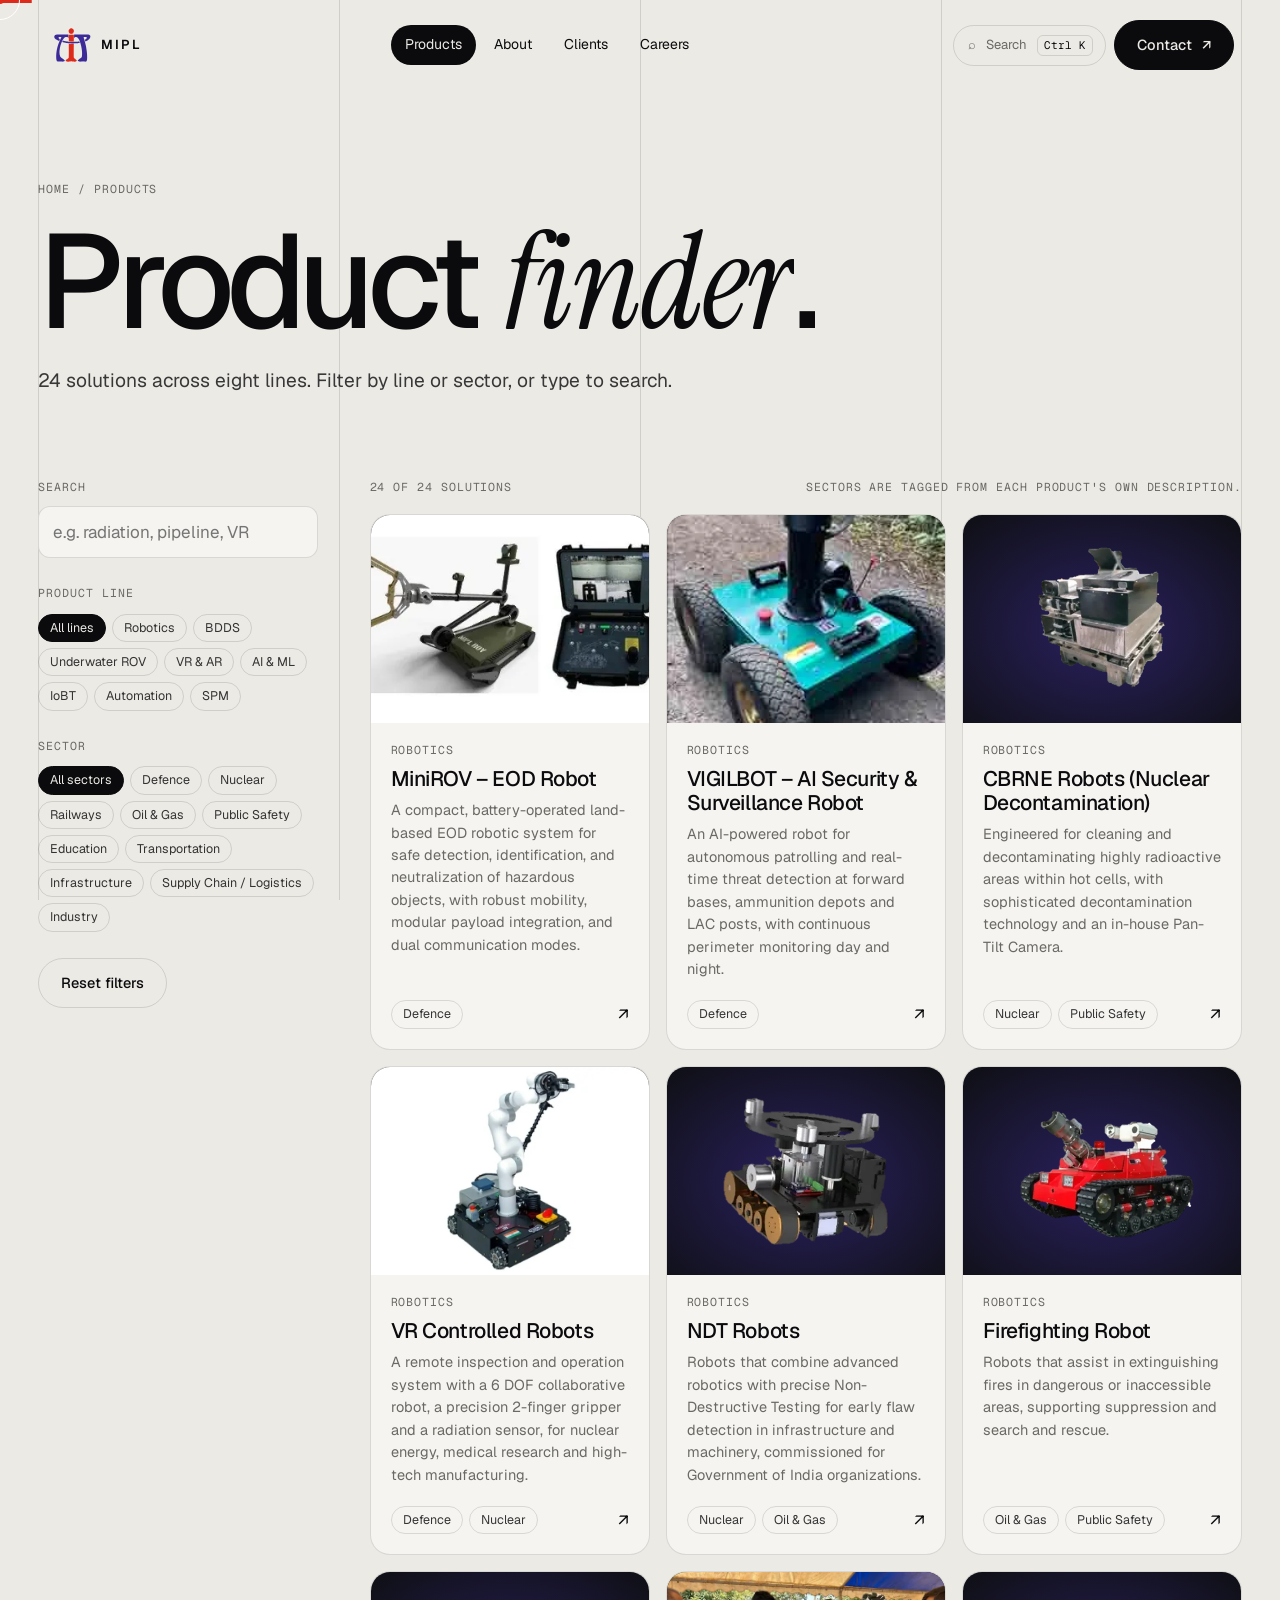
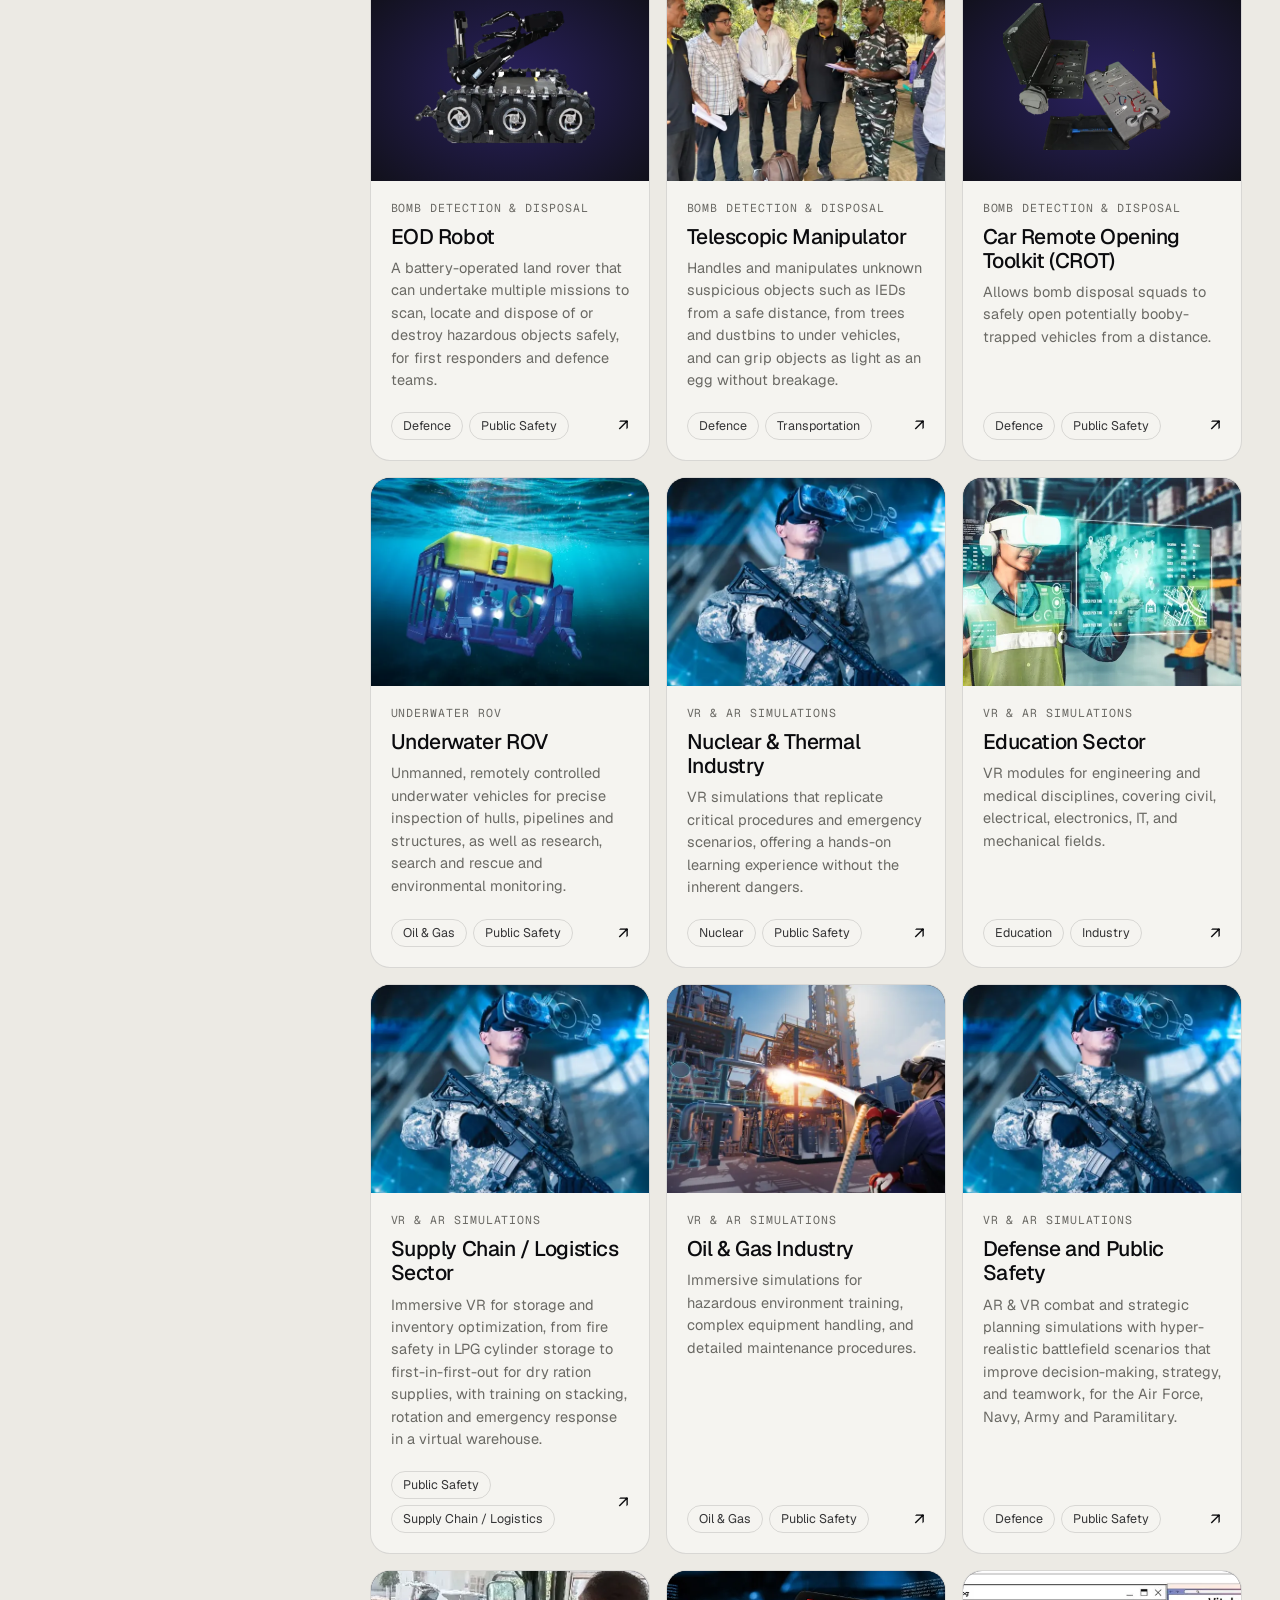
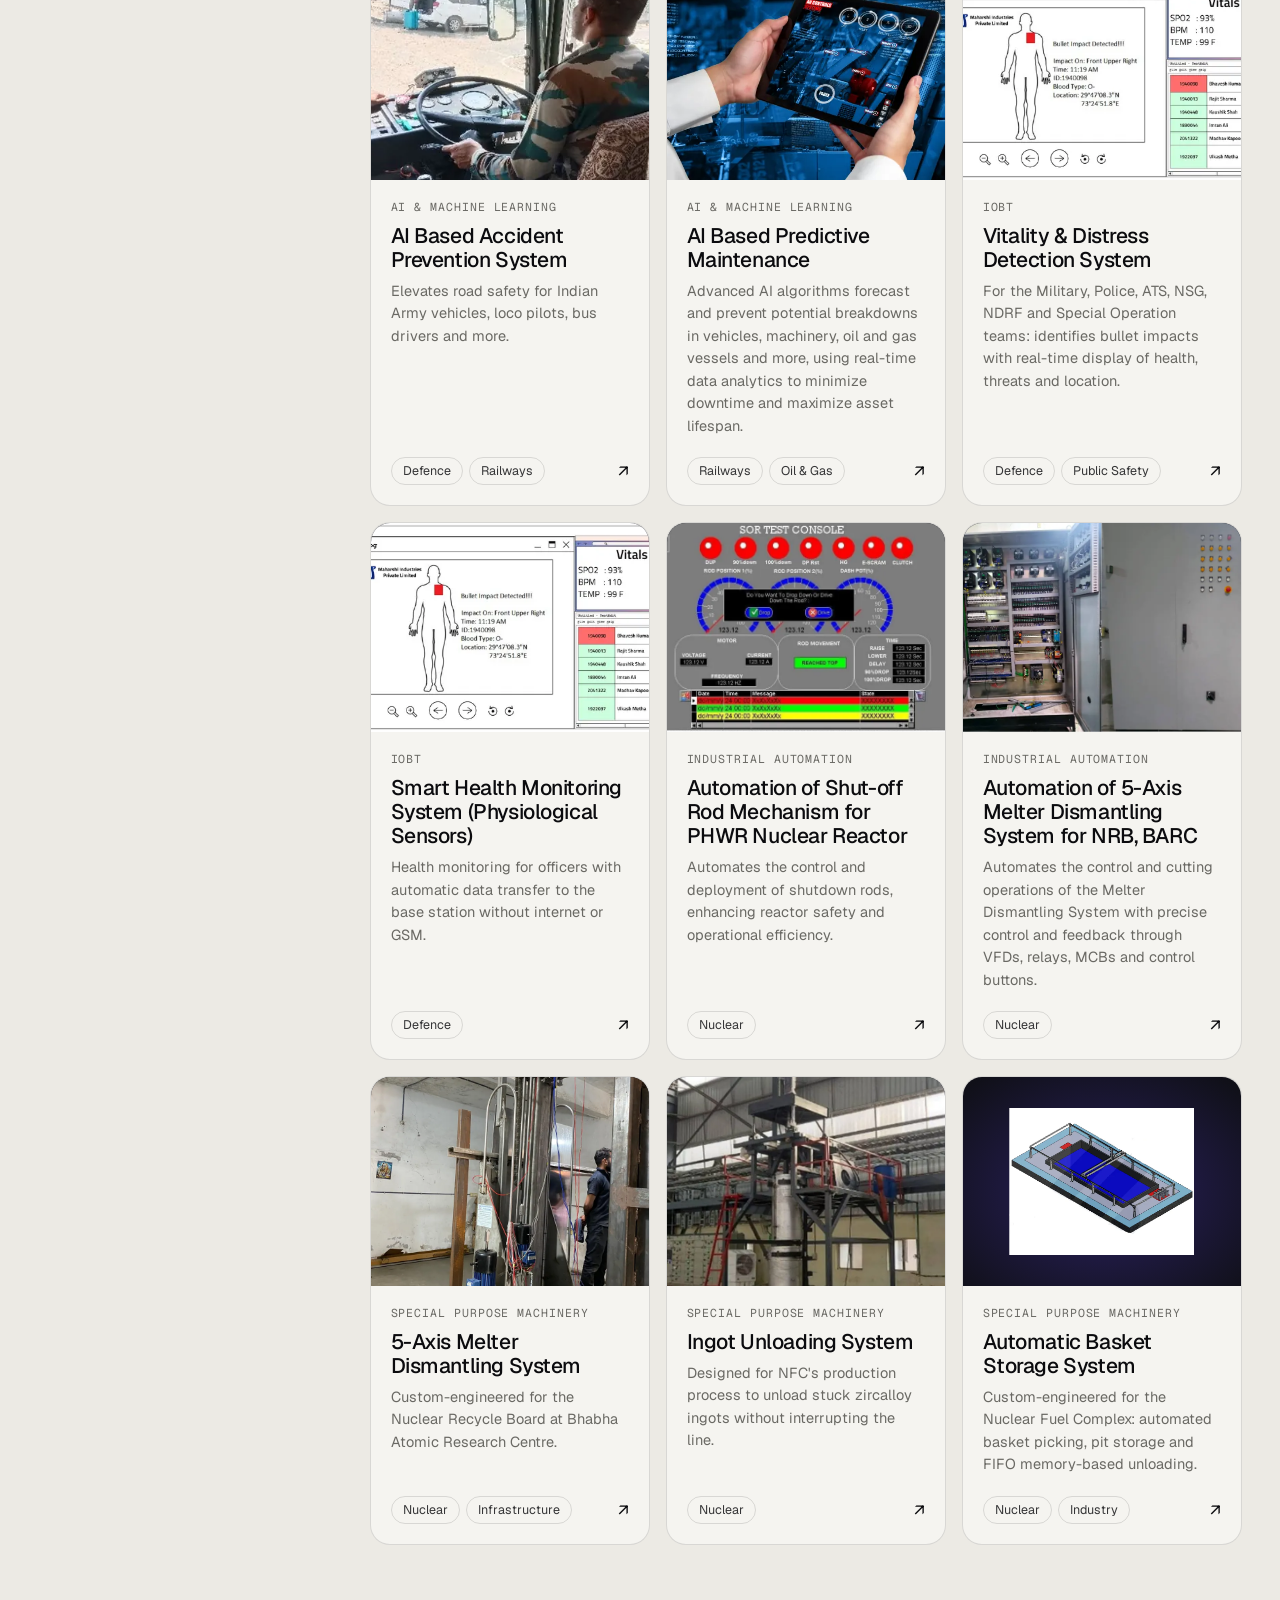
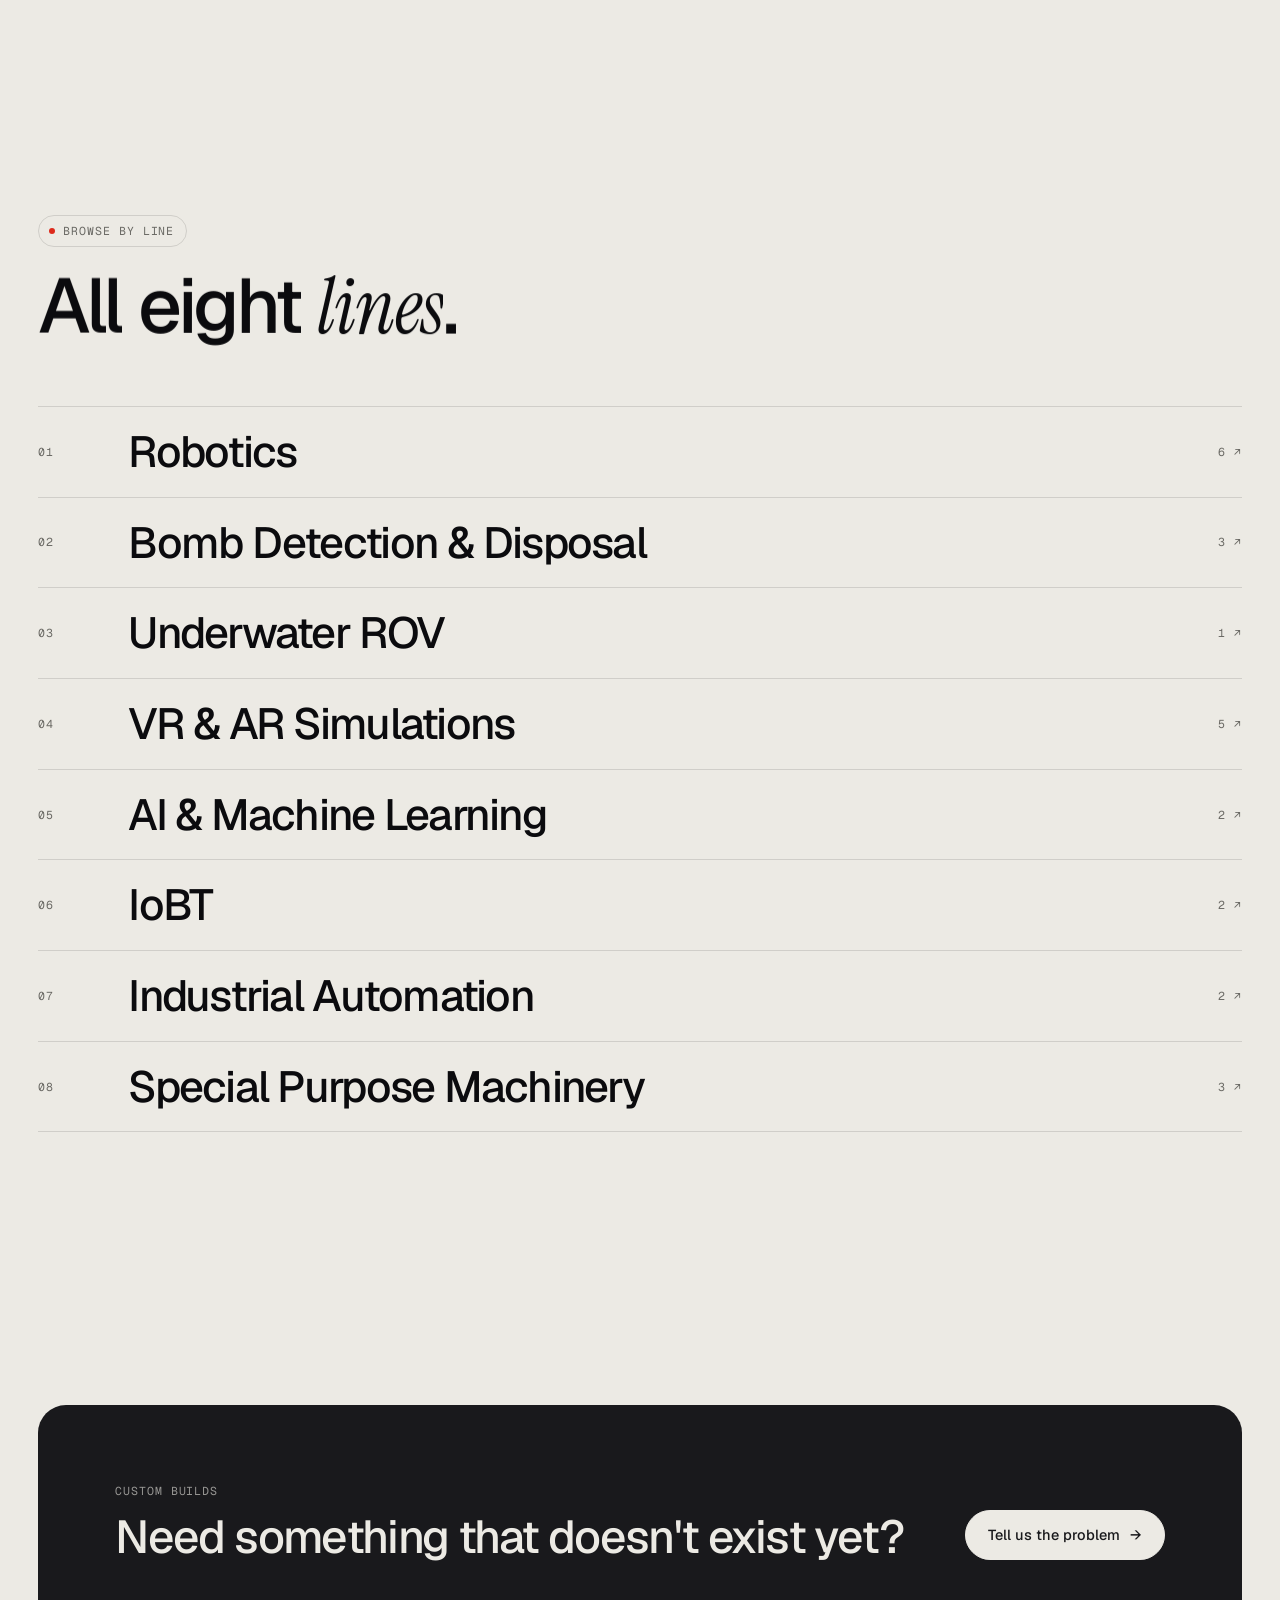
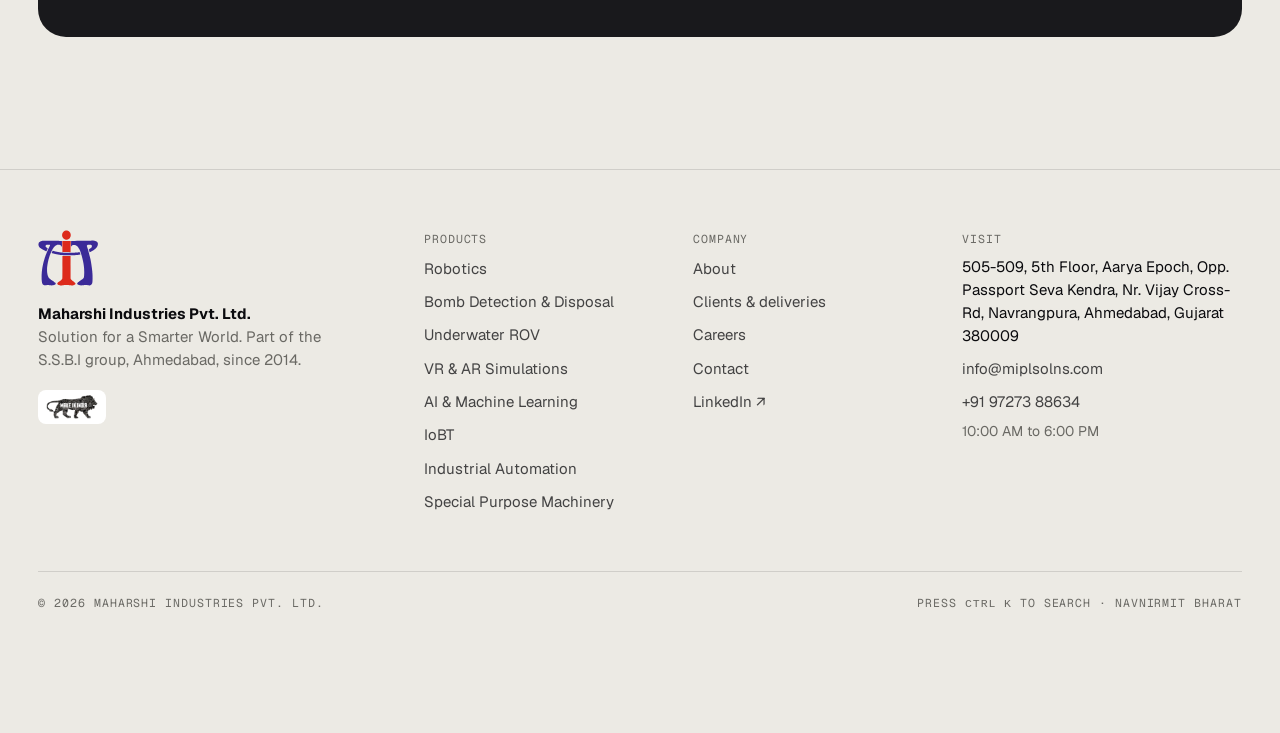
<file: products.html>
<!doctype html>
<html lang="en" data-root="" data-theme="light"><head>
<meta charset="utf-8"><meta name="viewport" content="width=device-width,initial-scale=1">
<title>Products &amp; finder | Maharshi Industries (MIPL)</title><meta name="description" content="Find MIPL solutions by product line or sector: robotics, BDDS, underwater ROV, VR &amp; AR, AI &amp; ML, IoBT, industrial automation and special purpose machinery."><link rel="canonical" href="https://miplsolns.com/products.html">
<meta name="theme-color" content="#ECEAE4">
<meta property="og:type" content="website"><meta property="og:site_name" content="Maharshi Industries Pvt. Ltd."><meta property="og:title" content="Products &amp; finder | Maharshi Industries (MIPL)"><meta property="og:description" content="Find MIPL solutions by product line or sector: robotics, BDDS, underwater ROV, VR &amp; AR, AI &amp; ML, IoBT, industrial automation and special purpose machinery."><meta property="og:url" content="https://miplsolns.com/products.html"><meta property="og:image" content="https://miplsolns.com/assets/og/og-default.jpg"><meta property="og:image:width" content="1200"><meta property="og:image:height" content="630">
<meta name="twitter:card" content="summary_large_image"><meta name="twitter:title" content="Products &amp; finder | Maharshi Industries (MIPL)"><meta name="twitter:description" content="Find MIPL solutions by product line or sector: robotics, BDDS, underwater ROV, VR &amp; AR, AI &amp; ML, IoBT, industrial automation and special purpose machinery."><meta name="twitter:image" content="https://miplsolns.com/assets/og/og-default.jpg">
<link rel="icon" href="favicon.ico" sizes="48x48"><link rel="icon" href="favicon.svg" type="image/svg+xml"><link rel="apple-touch-icon" href="apple-touch-icon.png"><link rel="manifest" href="site.webmanifest">
<link rel="stylesheet" href="assets/css/v2.css">
<script>(function(h){h.classList.add('js');try{if(sessionStorage.getItem('miplCurtain')==='1'){sessionStorage.removeItem('miplCurtain');if(!matchMedia('(prefers-reduced-motion: reduce)').matches)h.classList.add('arriving')}}catch(e){}setTimeout(function(){h.classList.remove('arriving')},2500)})(document.documentElement);</script>
<script type="application/ld+json">{"@context": "https://schema.org", "@type": "Organization", "name": "Maharshi Industries Pvt. Ltd.", "alternateName": "MIPL", "url": "https://miplsolns.com/", "logo": "https://miplsolns.com/assets/logo/mipl-logo.svg", "email": "info@miplsolns.com", "telephone": "+91 97273 88634", "foundingDate": "2014", "address": {"@type": "PostalAddress", "streetAddress": "505-509, 5th Floor, Aarya Epoch, Navrangpura", "addressLocality": "Ahmedabad", "addressRegion": "Gujarat", "postalCode": "380009", "addressCountry": "IN"}, "sameAs": ["https://www.linkedin.com/company/maharshi-industries-pvt-ltd/"]}</script></head>
<body>
<div id="prog" aria-hidden="true"></div><div class="grid-lines" aria-hidden="true"><i></i><i></i><i></i><i></i></div><a class="skip" href="#main">Skip to content</a>
<header class="nav"><a class="brand" href="index.html" aria-label="Maharshi Industries, home"><svg class="mlogo" viewBox="54 1 398 369" xmlns="http://www.w3.org/2000/svg" aria-hidden="true" focusable="false"><g><path class="bp" d="M93.06 71.14c-1.49 0.06-2.69 0.18-3.56 0.36-0.73 0.15-2.01 0.33-2.88 0.39-2.08 0.15-3.05 0.3-3.86 0.61-0.36 0.15-1.23 0.35-1.91 0.45-0.68 0.1-1.61 0.33-2.08 0.5-0.46 0.18-1.33 0.43-1.93 0.55-0.6 0.14-1.33 0.36-1.62 0.51-0.29 0.15-0.99 0.4-1.54 0.55-1.11 0.31-2.36 0.8-3.12 1.21-0.28 0.14-0.73 0.38-1 0.5-0.28 0.12-0.73 0.36-1 0.5-0.28 0.15-0.79 0.41-1.15 0.6-1.43 0.73-4.23 2.95-5.41 4.3-1.29 1.48-2.7 3.56-2.94 4.35-0.05 0.16-0.29 0.7-0.53 1.21-0.24 0.51-0.53 1.36-0.61 1.88-0.1 0.53-0.3 1.36-0.44 1.85-0.56 1.99-0.56 7.03 0 9.16 0.14 0.51 0.34 1.5 0.45 2.19 0.11 0.68 0.34 1.55 0.5 1.94 0.16 0.38 0.39 1 0.5 1.38 0.46 1.68 2.36 5 4.42 7.75 1.54 2.05 5.29 5.51 7.95 7.31 0.35 0.24 0.89 0.61 1.2 0.84 1.36 0.98 3.59 2.43 5.3 3.48 0.49 0.3 1.1 0.69 1.38 0.88 0.28 0.19 0.75 0.46 1.05 0.61 0.3 0.16 0.78 0.45 1.05 0.65 0.28 0.2 0.56 0.36 0.65 0.36 0.09-0 0.38 0.15 0.64 0.34 0.26 0.19 0.91 0.58 1.43 0.86 0.51 0.29 1.64 0.91 2.5 1.39 0.86 0.48 1.76 0.99 2 1.12 0.24 0.15 0.64 0.33 0.89 0.4 0.25 0.09 0.55 0.25 0.68 0.39 0.11 0.12 0.53 0.35 0.91 0.51 0.39 0.15 0.85 0.38 1.03 0.5 0.18 0.11 0.65 0.38 1.06 0.58 0.41 0.2 0.98 0.49 1.25 0.64 0.28 0.15 0.75 0.39 1.06 0.53 0.31 0.14 0.76 0.36 1 0.5 0.24 0.14 0.69 0.36 1 0.5 0.31 0.14 0.76 0.36 1 0.5 0.59 0.31 4.86 2.36 7.62 3.66 1.83 0.86 2.83 1.14 3.38 0.94 0.38-0.12 0.43-0.2 1.29-1.91 0.1-0.21 0.73-1.56 1.4-3 1.28-2.76 2.19-4.71 2.56-5.44 0.12-0.24 0.35-0.74 0.5-1.11 0.14-0.38 0.36-0.83 0.49-1 0.11-0.18 0.33-0.6 0.45-0.94 0.12-0.35 0.59-1.33 1.03-2.18 0.81-1.61 0.95-2.21 0.68-2.94-0.15-0.4-1.44-1.39-4.26-3.26-0.73-0.48-1.65-1.16-2.06-1.51-0.41-0.36-1-0.81-1.31-1.01-1.34-0.85-3.44-2.7-4.19-3.7-0.33-0.41-0.84-1.35-1.15-2.08-0.69-1.6-0.84-2.71-0.75-5.26l0.06-1.66 0.54-1.09c0.41-0.8 0.79-1.31 1.49-2.02 1.18-1.18 2.1-1.69 4.56-2.5 1.64-0.54 2.08-0.62 3.5-0.74 3.25-0.25 7.99-0.29 11.45-0.09l3.33 0.19 1.49 0.59c1.65 0.65 2.16 0.98 2.62 1.69 0.43 0.64 0.5 1.33 0.25 2.08-0.11 0.34-0.29 0.94-0.39 1.35-0.11 0.4-0.3 0.89-0.44 1.07-0.12 0.19-0.36 0.66-0.51 1.07-0.15 0.4-0.38 0.88-0.49 1.05-0.12 0.18-0.4 0.68-0.61 1.12-0.21 0.45-0.48 0.95-0.58 1.12-0.1 0.18-0.53 1.04-0.95 1.94-0.43 0.89-0.86 1.76-0.99 1.94-0.11 0.18-0.31 0.59-0.44 0.94-0.14 0.34-0.35 0.83-0.5 1.06-0.14 0.24-0.36 0.69-0.5 1-0.12 0.31-0.34 0.71-0.45 0.89-0.12 0.18-0.34 0.6-0.48 0.94-0.12 0.34-0.58 1.29-0.99 2.11-0.4 0.83-1.01 2.06-1.34 2.75-0.33 0.69-0.81 1.7-1.07 2.25-1.11 2.35-3.93 8.53-4.74 10.44-0.19 0.45-0.61 1.38-0.94 2.06-0.31 0.69-0.73 1.61-0.89 2.06-0.18 0.45-0.44 1.04-0.6 1.31-0.16 0.28-0.36 0.78-0.44 1.12-0.09 0.34-0.28 0.83-0.43 1.06-0.36 0.58-1.03 2.08-1.48 3.28-0.19 0.53-0.49 1.23-0.65 1.56-0.16 0.33-0.38 0.83-0.46 1.1-0.09 0.28-0.31 0.81-0.5 1.19-0.19 0.38-0.44 0.98-0.54 1.33-0.1 0.35-0.33 0.91-0.5 1.25-0.18 0.34-0.38 0.86-0.46 1.18-0.09 0.31-0.26 0.79-0.41 1.06-0.31 0.6-1.11 2.62-1.58 4-0.2 0.55-0.49 1.28-0.66 1.62-0.18 0.34-0.41 0.96-0.53 1.36-0.12 0.4-0.29 0.85-0.39 1-0.09 0.15-0.26 0.6-0.38 1-0.12 0.41-0.38 1.11-0.58 1.55-0.2 0.44-0.45 1.11-0.56 1.5-0.11 0.4-0.34 0.98-0.5 1.29-0.15 0.31-0.38 0.9-0.48 1.31-0.11 0.41-0.36 1.11-0.56 1.56-0.2 0.44-0.4 1-0.45 1.24-0.05 0.24-0.25 0.83-0.44 1.31-0.19 0.48-0.51 1.38-0.73 2-0.21 0.61-0.5 1.49-0.65 1.94-0.15 0.45-0.44 1.24-0.64 1.75-0.2 0.51-0.45 1.3-0.56 1.75-0.11 0.45-0.33 1.1-0.49 1.44-0.15 0.35-0.35 0.94-0.44 1.31-0.09 0.38-0.29 1.01-0.46 1.41-0.16 0.4-0.41 1.21-0.55 1.8-0.14 0.6-0.39 1.35-0.55 1.66-0.15 0.31-0.35 0.9-0.44 1.31-0.08 0.41-0.31 1.16-0.51 1.66-0.19 0.49-0.41 1.28-0.49 1.75-0.08 0.46-0.3 1.2-0.5 1.65-0.2 0.45-0.43 1.2-0.51 1.69-0.08 0.48-0.3 1.24-0.49 1.69-0.2 0.45-0.41 1.23-0.49 1.74-0.09 0.51-0.31 1.3-0.51 1.76-0.2 0.45-0.43 1.2-0.5 1.66-0.06 0.45-0.29 1.24-0.49 1.74-0.2 0.5-0.44 1.39-0.51 1.96-0.09 0.64-0.26 1.3-0.46 1.68-0.2 0.4-0.4 1.15-0.54 2.01-0.12 0.79-0.34 1.61-0.5 1.91-0.15 0.31-0.36 1.15-0.51 2.05-0.14 0.89-0.35 1.7-0.48 1.91-0.25 0.41-0.45 1.28-0.59 2.51-0.04 0.41-0.21 1.05-0.38 1.41-0.29 0.66-0.46 1.43-0.61 2.84-0.05 0.41-0.21 1.06-0.38 1.44-0.31 0.75-0.5 1.61-0.62 2.88-0.05 0.44-0.24 1.29-0.44 1.88-0.21 0.65-0.43 1.64-0.5 2.45-0.09 0.8-0.3 1.8-0.51 2.45-0.24 0.71-0.4 1.6-0.5 2.56-0.09 0.94-0.28 1.89-0.5 2.61-0.24 0.74-0.43 1.74-0.55 2.88-0.1 0.96-0.26 2-0.38 2.3-0.34 0.94-0.54 2.11-0.62 3.62-0.04 0.79-0.16 1.71-0.25 2.06-0.49 1.76-0.59 2.29-0.75 4.25-0.1 1.16-0.3 2.55-0.44 3.06-0.29 1.05-0.62 3.86-0.62 5.16 0 0.46-0.14 1.48-0.3 2.25-0.39 1.81-0.55 3.19-0.65 5.59-0.04 1.06-0.21 2.73-0.38 3.69-0.36 2.24-0.53 4.11-0.68 8.06-0.06 1.75-0.2 3.8-0.3 4.54-0.46 3.38-0.7 10.95-0.7 22.59 0 12.24 0.21 18.4 0.74 21.75 0.12 0.86 0.28 2.46 0.31 3.56 0.1 2.56 0.28 4.15 0.58 5.29 0.14 0.5 0.34 1.75 0.45 2.79 0.12 1.2 0.31 2.24 0.5 2.84 0.18 0.53 0.4 1.53 0.5 2.24 0.1 0.71 0.31 1.61 0.48 2.01 0.16 0.39 0.39 1.14 0.51 1.65 0.11 0.51 0.35 1.18 0.5 1.46 0.16 0.29 0.39 0.83 0.5 1.19 0.21 0.66 0.44 1.04 1.88 3.26 0.89 1.39 2.91 3.44 4.06 4.14 2 1.2 2.73 1.56 3.44 1.7 0.41 0.09 1.2 0.33 1.75 0.54l1 0.39 3.88 0.05c4.34 0.05 6.88-0.09 9.64-0.53 5.44-0.89 16.7-0.83 20.55 0.1 0.81 0.2 2.02 0.36 3.2 0.44 1.05 0.08 2.53 0.28 3.35 0.45 2.05 0.45 4.05 0.59 8.51 0.59 4.21-0 5.81-0.12 7.31-0.59 0.51-0.16 1.49-0.36 2.15-0.43 0.68-0.08 1.65-0.28 2.19-0.45 0.54-0.18 1.5-0.4 2.15-0.51 0.64-0.1 1.4-0.28 1.69-0.38 0.28-0.11 1.03-0.35 1.64-0.54 0.62-0.19 1.35-0.46 1.62-0.6 0.28-0.15 0.8-0.35 1.15-0.45 0.79-0.24 2.18-0.99 2.81-1.51 0.25-0.21 0.68-0.54 0.95-0.73 0.65-0.44 2.04-2.16 2.53-3.14 0.66-1.36 0.74-3.43 0.15-4.35-0.15-0.24-0.41-0.7-0.59-1.03-0.4-0.75-1.91-2.34-3.81-4.01-1.51-1.33-1.71-1.49-3.69-2.8-0.69-0.45-1.6-1.12-2.02-1.49-0.43-0.35-0.96-0.75-1.19-0.86-0.23-0.11-1.01-0.64-1.75-1.16-0.74-0.53-1.75-1.24-2.24-1.58-0.5-0.35-1.1-0.79-1.35-0.98-0.25-0.19-0.95-0.69-1.58-1.1-1.49-0.99-3.8-2.6-4.29-2.99-0.41-0.33-0.89-0.66-2.71-1.89-0.61-0.41-1.36-0.94-1.65-1.15-0.29-0.23-0.79-0.59-1.12-0.81-0.33-0.23-0.8-0.55-1.04-0.71-0.24-0.16-1.14-0.79-2-1.38-0.86-0.58-1.81-1.26-2.12-1.5-0.31-0.25-0.85-0.64-1.2-0.86-2.14-1.41-6.41-4.93-8.22-6.76-1.98-2-3.99-4.83-4.96-6.94-0.14-0.31-0.41-0.81-0.61-1.12-0.19-0.31-0.43-0.81-0.5-1.12-0.09-0.31-0.29-0.79-0.44-1.06-0.16-0.28-0.39-0.84-0.5-1.25-0.12-0.41-0.35-1-0.5-1.31-0.16-0.31-0.35-0.83-0.44-1.12-0.09-0.31-0.34-1.04-0.56-1.62-0.23-0.59-0.45-1.31-0.5-1.62-0.05-0.31-0.26-0.98-0.46-1.49-0.2-0.51-0.45-1.38-0.55-1.94-0.11-0.56-0.3-1.25-0.43-1.54-0.12-0.3-0.33-1.14-0.44-1.86-0.12-0.74-0.38-1.8-0.58-2.36-0.23-0.68-0.4-1.53-0.49-2.44-0.09-0.76-0.29-1.85-0.45-2.41-0.23-0.75-0.36-1.68-0.49-3.39-0.11-1.29-0.33-3.03-0.5-3.84-0.41-1.99-0.53-3.34-0.71-8.86-0.31-9.09-0.05-23.24 0.5-26.5 0.4-2.38 0.51-3.34 0.65-5.56 0.09-1.34 0.28-2.8 0.5-3.94 0.2-1 0.39-2.38 0.44-3.06 0.09-1.48 0.28-2.69 0.53-3.38 0.19-0.55 0.34-1.49 0.54-3.5 0.08-0.76 0.28-1.94 0.44-2.62 0.18-0.69 0.36-1.81 0.45-2.5 0.08-0.69 0.3-1.88 0.49-2.62 0.2-0.76 0.43-1.85 0.5-2.44 0.21-1.73 0.34-2.44 0.56-2.95 0.11-0.26 0.31-1.19 0.44-2.05 0.14-0.86 0.35-1.9 0.49-2.31 0.12-0.41 0.35-1.45 0.5-2.31 0.15-0.86 0.41-2.01 0.59-2.56 0.18-0.55 0.4-1.54 0.5-2.2 0.1-0.66 0.29-1.45 0.41-1.75 0.14-0.3 0.36-1.2 0.5-2 0.14-0.79 0.39-1.8 0.56-2.25 0.16-0.44 0.41-1.35 0.55-2.01 0.15-0.66 0.34-1.36 0.44-1.56 0.1-0.19 0.31-0.9 0.46-1.58 0.15-0.69 0.44-1.66 0.62-2.19 0.19-0.54 0.41-1.3 0.49-1.71 0.09-0.41 0.29-1.06 0.45-1.44 0.16-0.38 0.38-1.09 0.49-1.58 0.1-0.49 0.35-1.29 0.56-1.78 0.2-0.49 0.44-1.25 0.53-1.68 0.09-0.44 0.25-0.99 0.38-1.23 0.11-0.25 0.35-0.93 0.53-1.5 0.16-0.59 0.45-1.4 0.61-1.81 0.18-0.41 0.39-1.06 0.48-1.44 0.09-0.38 0.3-0.98 0.46-1.34 0.16-0.35 0.41-1.05 0.55-1.54 0.14-0.5 0.36-1.14 0.51-1.41 0.14-0.29 0.41-1 0.61-1.59 0.56-1.7 1.2-3.44 1.46-3.96 0.14-0.26 0.35-0.81 0.46-1.23 0.12-0.41 0.35-1.01 0.51-1.33 0.15-0.31 0.4-0.94 0.55-1.38 0.15-0.44 0.34-0.91 0.43-1.05 0.09-0.14 0.29-0.64 0.44-1.1 0.16-0.46 0.41-1.09 0.58-1.38 0.16-0.29 0.36-0.78 0.44-1.09 0.09-0.3 0.29-0.83 0.45-1.15 0.16-0.33 0.44-0.95 0.6-1.4 0.18-0.44 0.4-0.94 0.5-1.1 0.11-0.16 0.3-0.61 0.44-0.99 0.12-0.39 0.41-1.03 0.61-1.44 0.21-0.4 0.48-0.99 0.59-1.3 0.11-0.3 0.29-0.69 0.39-0.85 0.11-0.18 0.33-0.68 0.49-1.14 0.15-0.45 0.43-1.05 0.61-1.31 0.18-0.26 0.33-0.59 0.33-0.71 0-0.11 0.21-0.62 0.49-1.14 0.26-0.5 0.53-1.09 0.56-1.3 0.05-0.21 0.23-0.58 0.4-0.81 0.16-0.23 0.41-0.73 0.55-1.1 0.15-0.38 0.38-0.84 0.51-1.03 0.14-0.2 0.36-0.68 0.49-1.06 0.14-0.4 0.33-0.81 0.43-0.91 0.1-0.11 0.36-0.6 0.6-1.07 0.24-0.49 0.53-1.05 0.62-1.25 0.11-0.21 0.56-1.09 1-1.96 0.71-1.44 1.1-2.19 2.3-4.44 0.21-0.4 0.55-1.01 0.76-1.35 0.21-0.35 0.7-1.16 1.09-1.81 1.96-3.29 3.23-5.18 5.64-8.44 3.33-4.5 8.69-9.93 11.89-12.03 0.54-0.36 1.2-0.83 1.46-1.03 0.56-0.45 3.71-2.16 4.6-2.51 0.34-0.14 0.89-0.38 1.21-0.54 0.33-0.16 0.86-0.36 1.2-0.45 0.34-0.09 0.83-0.26 1.1-0.4 0.28-0.14 1.26-0.41 2.2-0.62 0.94-0.2 2.14-0.49 2.65-0.62 0.85-0.24 1.29-0.26 4.81-0.28l3.88-0.01 0.94 0.33c0.53 0.18 1.54 0.44 2.25 0.58 0.73 0.14 1.62 0.39 2 0.56 0.38 0.18 0.94 0.38 1.23 0.46 2.18 0.58 6.55 3.84 8.46 6.31 0.41 0.54 0.99 1.25 1.28 1.6 0.29 0.35 0.76 1.11 1.05 1.7 0.29 0.59 0.66 1.25 0.81 1.48 0.16 0.21 0.4 0.66 0.53 1 0.12 0.34 0.31 0.61 0.43 0.64 0.55 0.1 0.54 0.53 0.49-19.85-0.05-22.11 0.11-19.69-1.34-19.88-0.48-0.06-6.15-0.11-12.61-0.12-12.62-0-20.86-0.12-42.06-0.62-2.58-0.06-11.01-0.18-18.75-0.25-11.93-0.12-14.98-0.19-20.06-0.45-8.35-0.44-19.09-0.62-24-0.41Z"/><path class="bp" d="M402 71.14c-6.68 0.08-9.41 0.18-14.25 0.5-1.76 0.11-10.08 0.26-28.56 0.49-6.05 0.08-13.48 0.19-16.5 0.26-12.99 0.29-23.65 0.4-45.88 0.48-25.59 0.09-24.15 0.04-24.43 0.75-0.06 0.18-0.16 1.5-0.2 2.95-0.06 2.16-0.29 24.39-0.31 30.25-0.01 1.81 0.15 3.64 0.35 3.84 0.21 0.21 0.58-0.01 0.96-0.62 1.05-1.66 1.49-2.4 1.78-2.96 1-1.96 4.12-5.05 6.14-6.04 0.39-0.2 0.94-0.48 1.21-0.62 0.46-0.24 1.58-0.62 3.12-1.1 0.44-0.14 1.44-0.21 3.38-0.26 3.38-0.08 5.95 0.09 7 0.46 0.41 0.15 1.34 0.36 2.06 0.49 0.75 0.14 1.59 0.36 1.94 0.54 0.35 0.18 1.05 0.44 1.56 0.59 1 0.3 3.78 1.64 4.81 2.31 0.35 0.23 0.89 0.58 1.21 0.78 1.14 0.71 2.06 1.43 3.79 2.95 2.78 2.45 4.9 4.94 9.33 10.91 0.62 0.84 1.75 2.54 2.76 4.16 0.45 0.74 0.95 1.5 1.1 1.69 0.16 0.2 0.46 0.7 0.69 1.12 0.21 0.43 0.61 1.14 0.88 1.59 0.66 1.11 1.41 2.54 2.25 4.25 1.29 2.61 1.66 3.44 1.81 3.94 0.09 0.28 0.31 0.75 0.5 1.06 0.19 0.31 0.41 0.88 0.5 1.25 0.09 0.38 0.31 1 0.51 1.38 0.19 0.38 0.41 0.96 0.49 1.31 0.08 0.34 0.28 0.85 0.44 1.12 0.16 0.29 0.41 0.98 0.55 1.55 0.14 0.56 0.38 1.2 0.51 1.39 0.15 0.2 0.35 0.78 0.45 1.28 0.1 0.5 0.35 1.25 0.55 1.66 0.2 0.41 0.41 1.07 0.49 1.46 0.08 0.39 0.28 1 0.45 1.34 0.18 0.35 0.4 1.01 0.5 1.48 0.11 0.48 0.36 1.21 0.56 1.66 0.2 0.45 0.43 1.18 0.5 1.61 0.08 0.45 0.28 1.07 0.45 1.4 0.16 0.33 0.4 1.1 0.54 1.71 0.14 0.62 0.36 1.35 0.5 1.62 0.14 0.28 0.35 0.91 0.46 1.41 0.11 0.51 0.34 1.24 0.5 1.62 0.16 0.39 0.4 1.21 0.54 1.81 0.14 0.61 0.36 1.38 0.5 1.71 0.14 0.33 0.35 1.05 0.46 1.62 0.11 0.56 0.34 1.34 0.5 1.71 0.16 0.38 0.41 1.24 0.55 1.91 0.14 0.68 0.36 1.49 0.51 1.81 0.14 0.33 0.34 1.06 0.44 1.64 0.11 0.59 0.33 1.38 0.49 1.75 0.15 0.39 0.4 1.26 0.54 1.95 0.14 0.69 0.38 1.5 0.51 1.81 0.14 0.31 0.34 1.1 0.45 1.75 0.11 0.65 0.34 1.53 0.51 1.94 0.16 0.41 0.39 1.29 0.5 1.94 0.1 0.65 0.33 1.53 0.5 1.94 0.18 0.41 0.4 1.34 0.5 2.06 0.11 0.73 0.31 1.59 0.45 1.94 0.38 0.94 0.46 1.28 0.6 2.38 0.08 0.56 0.29 1.49 0.49 2.06 0.2 0.59 0.43 1.59 0.5 2.21 0.09 0.65 0.3 1.59 0.51 2.15 0.21 0.6 0.41 1.46 0.5 2.21 0.15 1.34 0.3 2.05 0.58 2.58 0.09 0.18 0.26 1.05 0.36 1.94 0.11 0.88 0.34 2.02 0.5 2.54 0.3 0.91 0.4 1.51 0.69 3.75 0.08 0.59 0.26 1.49 0.43 2 0.16 0.51 0.34 1.41 0.39 2 0.12 1.62 0.29 2.5 0.61 3.53 0.21 0.65 0.35 1.46 0.45 2.74 0.08 1.1 0.28 2.38 0.49 3.3 0.24 0.98 0.41 2.19 0.51 3.44 0.08 1.06 0.25 2.36 0.38 2.88 0.41 1.7 0.5 2.29 0.69 4.94 0.1 1.44 0.3 3.16 0.44 3.81 0.16 0.78 0.34 2.56 0.5 5.1 0.14 2.15 0.34 4.38 0.45 4.94 0.34 1.85 0.41 2.73 0.55 7.09 0.24 7.35 0.38 10.5 0.53 12.38 0.2 2.44 0.2 12.88 0 16.06-0.08 1.38-0.24 4.78-0.34 7.56-0.31 7.98-0.38 9.08-0.66 10.19-0.14 0.55-0.31 1.59-0.39 2.31-0.31 3.05-0.39 3.6-0.58 4.12-0.11 0.31-0.31 1.03-0.44 1.59-0.56 2.38-2.35 5.75-4.21 7.94-0.68 0.8-2.3 2.24-3.6 3.2-1.69 1.25-1.89 1.39-2.44 1.71-0.31 0.18-0.9 0.58-1.31 0.88-0.41 0.31-1 0.7-1.31 0.89-0.94 0.56-3.3 2.09-4.56 2.95-0.48 0.34-1.1 0.75-1.38 0.94-0.28 0.19-0.96 0.65-1.54 1.03-0.56 0.39-1.3 0.86-1.62 1.07-0.33 0.2-1 0.69-1.51 1.06-0.5 0.38-1.18 0.86-1.49 1.06-0.33 0.21-0.93 0.61-1.34 0.91-0.41 0.29-1 0.71-1.31 0.94-0.31 0.21-0.98 0.71-1.49 1.09-0.5 0.38-1.06 0.8-1.25 0.93-2.21 1.62-3.34 2.49-4 3.06-0.44 0.39-1.15 0.98-1.58 1.33-1.76 1.41-3.28 2.81-4.88 4.48-1.41 1.49-1.79 1.98-2.4 3.09l-0.73 1.31 0 1.25c0 1.24 0.01 1.26 0.54 2.2 1.18 2.12 4.46 4.59 7.46 5.61 0.55 0.19 1.29 0.45 1.62 0.6 1.53 0.62 3.2 1.16 4.12 1.34 0.55 0.1 1.34 0.31 1.75 0.49 0.41 0.18 1.26 0.38 1.88 0.45 0.62 0.08 1.55 0.28 2.06 0.44 1.46 0.48 2.51 0.58 6.62 0.56 4.44-0 6.3-0.12 8.34-0.56 1.07-0.24 2.11-0.35 3.85-0.44 2.55-0.12 3.54-0.24 5.5-0.62 0.76-0.15 2.51-0.33 4.46-0.44 2.41-0.14 3.55-0.25 4.56-0.49 2.45-0.55 6.85-0.53 8.66 0.05 0.56 0.18 1.7 0.33 3.62 0.49 1.86 0.16 3.09 0.33 3.62 0.49 1.19 0.36 1.3 0.39 3.15 0.53 0.94 0.06 2.06 0.24 2.5 0.36 1.74 0.53 2.2 0.58 5.73 0.58l3.44-0 0.99-0.35c0.55-0.19 1.39-0.44 1.86-0.54 0.48-0.1 1.24-0.34 1.69-0.54 0.46-0.2 0.99-0.4 1.18-0.45 0.73-0.19 3.61-2.23 4.62-3.28 0.95-0.99 2.61-3.18 2.91-3.86 0.16-0.35 0.43-0.84 0.6-1.1 0.18-0.25 0.36-0.64 0.4-0.86 0.05-0.23 0.25-0.74 0.44-1.15 0.2-0.41 0.5-1.38 0.68-2.12 0.16-0.76 0.39-1.58 0.49-1.81 0.2-0.49 0.41-1.71 0.53-3.12 0.05-0.51 0.19-1.36 0.31-1.88 0.38-1.48 0.5-2.8 0.62-6.48 0.06-1.88 0.14-3.45 0.18-3.5 0.04-0.06 0.16-1.28 0.29-2.73 0.2-2.34 0.23-4.1 0.23-16.55-0.01-13.46-0.03-14.04-0.29-16.88-0.18-1.81-0.33-4.65-0.4-7.39-0.14-5.18-0.28-7.16-0.62-8.99-0.18-0.94-0.29-2.27-0.38-4.7-0.12-3.53-0.2-4.33-0.62-6.3-0.18-0.79-0.3-2.08-0.38-3.81-0.14-2.84-0.24-3.74-0.62-5.34-0.18-0.73-0.29-1.8-0.38-3.58-0.08-1.39-0.21-2.94-0.33-3.44-0.1-0.5-0.3-1.41-0.44-2.02-0.12-0.62-0.24-1.6-0.24-2.19-0.01-1.68-0.21-3.34-0.56-4.62-0.24-0.88-0.35-1.71-0.44-3.19-0.14-2.36-0.18-2.65-0.58-4.12-0.21-0.79-0.34-1.76-0.44-3.25-0.11-1.7-0.23-2.46-0.56-3.78-0.25-0.98-0.43-1.96-0.43-2.4 0-1.3-0.25-3.19-0.56-4.34-0.2-0.71-0.36-1.74-0.45-2.86-0.08-1.07-0.25-2.24-0.45-3-0.43-1.68-0.5-2.1-0.65-4-0.08-0.94-0.24-1.98-0.38-2.44-0.25-0.78-0.35-1.4-0.64-3.95-0.06-0.62-0.26-1.59-0.43-2.15-0.18-0.56-0.35-1.43-0.39-1.93-0.11-1.23-0.4-2.84-0.64-3.5-0.1-0.3-0.28-1.26-0.38-2.15-0.11-0.99-0.31-2.06-0.54-2.75-0.2-0.62-0.43-1.65-0.5-2.27-0.08-0.62-0.28-1.6-0.45-2.18-0.18-0.59-0.4-1.64-0.51-2.35-0.1-0.71-0.35-1.73-0.54-2.25-0.2-0.54-0.43-1.38-0.5-1.88-0.08-0.5-0.3-1.39-0.51-2-0.2-0.6-0.43-1.51-0.49-2.02-0.08-0.51-0.29-1.39-0.5-1.94-0.2-0.55-0.43-1.4-0.5-1.88-0.08-0.49-0.3-1.36-0.5-1.95-0.2-0.59-0.4-1.38-0.45-1.75-0.11-0.91-0.28-1.53-0.62-2.43-0.16-0.41-0.36-1.2-0.45-1.75-0.08-0.55-0.3-1.43-0.5-1.95-0.19-0.51-0.4-1.39-0.49-1.93-0.09-0.55-0.29-1.38-0.46-1.84-0.16-0.48-0.41-1.46-0.55-2.2-0.14-0.74-0.36-1.59-0.5-1.9-0.14-0.3-0.31-0.95-0.38-1.44-0.08-0.48-0.33-1.5-0.56-2.25-0.23-0.76-0.49-1.78-0.56-2.25-0.08-0.49-0.3-1.3-0.5-1.83-0.19-0.53-0.41-1.43-0.5-2-0.08-0.58-0.3-1.45-0.5-1.93-0.19-0.49-0.41-1.35-0.49-1.93-0.08-0.58-0.3-1.45-0.5-1.95-0.2-0.5-0.43-1.35-0.5-1.9-0.15-1.12-0.24-1.49-0.6-2.29-0.14-0.31-0.31-1.07-0.4-1.69-0.09-0.62-0.3-1.46-0.46-1.88-0.18-0.41-0.43-1.36-0.55-2.1-0.14-0.75-0.36-1.59-0.5-1.85-0.12-0.26-0.35-1.01-0.48-1.65-0.14-0.65-0.36-1.41-0.51-1.71-0.15-0.29-0.35-0.93-0.45-1.4-0.1-0.48-0.35-1.2-0.55-1.59-0.19-0.4-0.43-1.07-0.5-1.51-0.08-0.44-0.3-1.11-0.49-1.49-0.2-0.39-0.45-1.11-0.56-1.62-0.11-0.51-0.31-1.1-0.44-1.31-0.14-0.21-0.36-0.86-0.51-1.44-0.15-0.58-0.38-1.26-0.51-1.53-0.12-0.26-0.33-0.86-0.44-1.33-0.1-0.46-0.35-1.18-0.55-1.6-0.2-0.41-0.43-1.11-0.5-1.55-0.08-0.45-0.28-1.07-0.45-1.41-0.16-0.33-0.41-1.06-0.54-1.62-0.14-0.58-0.4-1.38-0.58-1.78-0.25-0.56-0.34-1.03-0.4-1.94-0.1-1.62 0.08-2.36 0.85-3.61 0.73-1.19 2.11-2.41 3.15-2.78 0.36-0.11 0.85-0.34 1.1-0.49 0.26-0.15 1.05-0.38 1.85-0.51 0.79-0.15 1.95-0.4 2.61-0.58 2.33-0.6 11.48-0.55 13.4 0.08 0.45 0.15 1.46 0.35 2.25 0.45 0.99 0.14 1.74 0.31 2.44 0.6 0.55 0.23 1.24 0.48 1.53 0.56 0.29 0.08 0.69 0.28 0.88 0.43 0.19 0.15 0.58 0.44 0.85 0.62 1.05 0.7 1.8 1.83 2.2 3.28 0.24 0.88 0.26 1.19 0.19 2.5-0.11 2.24-0.46 3.96-1.07 5.34-1 2.25-1.99 3.84-3.11 5.04-0.4 0.41-0.88 0.96-1.06 1.23-0.61 0.8-3.61 3.26-5.7 4.66-1.65 1.11-5.74 3.35-7.12 3.91-0.38 0.15-1 0.49-1.38 0.74-0.65 0.44-0.69 0.49-0.73 1.05-0.03 0.38 0.08 0.91 0.28 1.51 0.18 0.51 0.4 1.3 0.5 1.75 0.11 0.46 0.34 1.16 0.5 1.55 0.16 0.4 0.4 1.18 0.51 1.73 0.12 0.55 0.35 1.31 0.51 1.7 0.16 0.39 0.4 1.23 0.54 1.84 0.14 0.62 0.36 1.36 0.51 1.65 0.15 0.29 0.35 1.01 0.45 1.6 0.11 0.6 0.35 1.45 0.55 1.9 0.19 0.45 0.41 1.2 0.5 1.66 0.29 1.6 0.91 2.09 2.02 1.59 2.04-0.9 3.45-1.58 3.76-1.79 0.19-0.12 0.68-0.36 1.09-0.53 0.4-0.16 0.93-0.43 1.15-0.6 0.23-0.16 0.62-0.38 0.89-0.46 0.26-0.08 0.62-0.29 0.83-0.45 0.2-0.16 0.61-0.39 0.9-0.5 0.3-0.1 0.69-0.28 0.86-0.39 0.28-0.19 2.66-1.51 4.61-2.56 0.38-0.2 0.85-0.5 1.05-0.68 0.19-0.16 0.43-0.3 0.51-0.3 0.09-0 0.91-0.46 1.84-1.01 0.93-0.56 1.76-1.05 1.86-1.09 0.1-0.04 0.54-0.3 0.96-0.58 0.43-0.29 1.1-0.71 1.5-0.96 1.43-0.89 6.24-4.1 6.75-4.51 0.29-0.23 0.99-0.76 1.56-1.19 3.86-2.9 8.74-7.61 12.74-12.29 1.41-1.65 3.59-4.69 4.09-5.69 0.18-0.34 0.44-0.8 0.59-1 0.16-0.21 0.43-0.66 0.59-1 0.18-0.35 0.43-0.85 0.58-1.12 0.5-0.95 1.26-2.66 1.35-3.01 0.05-0.2 0.19-0.58 0.33-0.84 0.12-0.25 0.38-1 0.55-1.65 0.18-0.65 0.43-1.43 0.55-1.73 0.14-0.3 0.34-1.19 0.45-1.98 0.1-0.79 0.31-2.1 0.45-2.93 0.39-2.31 0.45-5.69 0.12-7.06-0.14-0.59-0.34-1.59-0.45-2.23-0.28-1.62-1.48-3.96-2.88-5.68-1.28-1.55-4.19-3.96-5.68-4.71-0.41-0.21-0.79-0.44-0.83-0.5-0.05-0.06-0.38-0.21-0.74-0.34-0.35-0.11-0.98-0.38-1.36-0.56-0.39-0.2-1.09-0.5-1.55-0.68-0.46-0.18-0.91-0.38-0.99-0.44-0.09-0.08-0.61-0.24-1.19-0.39-0.58-0.14-1.33-0.4-1.66-0.58-0.36-0.18-1.12-0.39-1.75-0.5-0.61-0.09-1.33-0.28-1.58-0.41-0.55-0.28-1.55-0.46-3.08-0.56-0.61-0.05-1.71-0.23-2.44-0.4-2.25-0.54-5.06-0.59-20.38-0.4Z"/><path class="bar" d="M151.12 138.14c-0.64 0.2-0.75 0.34-1.55 1.95-0.4 0.81-0.81 1.61-0.9 1.79-0.1 0.18-0.58 1.12-1.07 2.12-0.49 1-0.99 1.96-1.11 2.14-0.12 0.18-0.34 0.62-0.49 0.99-0.14 0.36-0.36 0.8-0.5 0.96-0.14 0.18-0.35 0.6-0.49 0.96-0.14 0.36-0.39 0.86-0.55 1.11-0.44 0.65-0.88 2.15-0.73 2.45 0.15 0.26 0.28 0.33 1.39 0.64 0.45 0.12 1.15 0.34 1.56 0.48 0.41 0.14 1.09 0.31 1.5 0.39 0.41 0.08 1.09 0.28 1.51 0.45 0.41 0.16 1.3 0.39 1.95 0.5 0.66 0.1 1.5 0.33 1.88 0.5 0.36 0.16 1.09 0.36 1.6 0.44 0.51 0.09 1.28 0.28 1.69 0.44 1.14 0.43 1.14 0.43 2.43 0.62 0.68 0.1 1.58 0.31 2.02 0.49 0.44 0.16 1.23 0.36 1.74 0.44 0.51 0.09 1.35 0.29 1.84 0.46 0.95 0.31 2.79 0.68 3.46 0.68 0.21-0 0.86 0.18 1.44 0.38 0.59 0.21 1.54 0.44 2.12 0.5 0.59 0.08 1.55 0.3 2.14 0.51 0.7 0.24 1.51 0.41 2.38 0.5 0.73 0.06 1.88 0.29 2.56 0.49 0.69 0.2 1.95 0.45 2.81 0.55 0.86 0.1 1.85 0.29 2.19 0.43 0.73 0.29 1.83 0.48 3.69 0.65 0.73 0.06 1.68 0.23 2.12 0.35 1.19 0.36 1.33 0.39 3.01 0.53 0.85 0.08 2.06 0.28 2.68 0.44 1.29 0.35 2.51 0.51 4.56 0.62 0.79 0.05 2.04 0.21 2.76 0.38 1.46 0.34 2.9 0.51 5.24 0.62 0.99 0.05 2.05 0.19 2.88 0.39 1.34 0.33 2.14 0.39 8.31 0.68 1.49 0.06 3.25 0.23 4.05 0.36 3.12 0.55 15.01 0.7 41.76 0.51 17.28-0.11 21.09-0.2 23.88-0.58 1.39-0.18 3.35-0.28 10.38-0.55 2.58-0.09 3.68-0.19 4.94-0.43 1.11-0.2 2.34-0.33 3.88-0.39 3.3-0.12 4.76-0.26 6.21-0.61 0.95-0.23 1.95-0.34 3.88-0.44 2.15-0.12 2.84-0.2 4-0.5 0.78-0.2 2.06-0.43 2.85-0.51 0.79-0.08 2.02-0.28 2.75-0.45 0.73-0.18 2.11-0.4 3.08-0.49 1.93-0.19 2.55-0.38 2.86-0.86 0.3-0.46 0.26-1.31-0.1-2.02-0.18-0.34-0.38-0.85-0.45-1.15-0.08-0.29-0.2-0.76-0.28-1.06-0.08-0.29-0.25-0.68-0.39-0.86-0.12-0.19-0.33-0.75-0.43-1.24-0.1-0.49-0.34-1.18-0.51-1.54-0.18-0.35-0.4-1-0.5-1.45-0.09-0.45-0.33-1.12-0.53-1.5-0.19-0.38-0.43-1.05-0.5-1.49-0.09-0.45-0.41-1.3-0.71-1.91-0.65-1.3-0.69-1.31-2.4-1.11-0.66 0.09-1.64 0.2-2.15 0.26-0.51 0.06-1.29 0.23-1.73 0.36-0.43 0.14-1.39 0.31-2.12 0.39-1.89 0.19-2.8 0.34-4.09 0.69-0.86 0.24-1.69 0.33-3.58 0.43-1.61 0.09-3.21 0.25-4.62 0.5-1.75 0.29-2.85 0.39-5.61 0.5-3.51 0.15-4.12 0.2-7.81 0.64-3.11 0.38-20.38 0.54-47 0.46-21.85-0.08-22.55-0.09-26.69-0.65-1.28-0.18-3.78-0.39-5.56-0.49-2.34-0.14-3.69-0.28-4.81-0.5-1.11-0.21-2.35-0.34-4.31-0.44-2.27-0.11-2.96-0.19-4-0.46-0.86-0.23-2.06-0.4-3.88-0.55-1.69-0.15-2.91-0.31-3.44-0.48-1.14-0.35-1.31-0.38-3.69-0.53-1.38-0.09-2.45-0.23-3.06-0.4-1.59-0.44-1.76-0.46-3.44-0.66-0.89-0.1-2.05-0.33-2.56-0.49-0.55-0.18-1.59-0.36-2.5-0.45-1.03-0.1-1.95-0.26-2.69-0.5-0.61-0.2-1.76-0.45-2.54-0.56-0.78-0.11-1.78-0.34-2.2-0.5-0.44-0.16-1.36-0.36-2.09-0.44-0.75-0.09-1.71-0.29-2.31-0.5-0.58-0.2-1.48-0.43-2.01-0.5-0.54-0.09-1.36-0.31-1.85-0.5-0.48-0.19-1.38-0.41-2-0.49-0.64-0.09-1.46-0.3-1.94-0.5-0.45-0.19-1.2-0.43-1.69-0.51-0.48-0.09-1.29-0.31-1.79-0.51-0.51-0.2-1.33-0.43-1.81-0.5-0.5-0.08-1.26-0.3-1.7-0.5-0.89-0.41-1.86-0.54-2.51-0.35Z"/></g><g><g class="stem"><path d="M214.91 73.17c-0.21 0.1-0.45 0.29-0.53 0.44-0.15 0.26-0.03 12.81 0.24 24.7 0.08 3.16 0.19 15 0.25 26.31 0.06 11.31 0.15 20.69 0.19 20.84 0.12 0.53 0.45 0.59 3.88 0.62 3.11 0.05 8.76 0.3 12.06 0.54 3.09 0.23 30.86 0.62 36.27 0.53 1.6-0.03 1.89-0.58 1.54-2.98-0.2-1.41-0.21-2.15-0.08-10.12 0.08-4.74 0.2-12.05 0.26-16.24 0.24-14.61 0.39-21.91 0.58-27.38 0.1-3.03 0.24-7.9 0.3-10.85 0.14-6.04 0.12-6.18-0.62-6.43-0.71-0.23-53.8-0.21-54.34 0.01Z"/><path d="M215.2 172.2c-0.11 0.1-0.2 0.26-0.2 0.34 0 0.09-0.01 32.77-0.03 72.65-0.04 66.54-0.05 72.55-0.24 73.12-0.11 0.34-0.38 1.24-0.59 2-1.05 3.85-3.26 6.85-8.24 11.21-1.2 1.05-2.5 2.14-2.9 2.41-0.39 0.28-1.14 0.83-1.65 1.23-1.33 1.03-3.01 2.24-5.11 3.65-2.48 1.68-2.96 2.01-3.69 2.56-0.41 0.31-0.98 0.71-1.25 0.9-0.28 0.19-0.73 0.51-1 0.71-0.28 0.21-0.84 0.61-1.25 0.9-0.41 0.29-1.12 0.85-1.58 1.23-0.46 0.39-1.29 1.06-1.84 1.5-1.98 1.55-3.12 2.99-4 5l-0.58 1.33 0 1.51-0.01 1.5 0.49 0.93c0.61 1.16 1.49 2.18 2.76 3.16 1.62 1.26 2.43 1.7 5.12 2.8 0.41 0.16 1.11 0.46 1.56 0.66 0.45 0.2 1.24 0.45 1.75 0.58 0.51 0.11 1.15 0.31 1.4 0.44 0.26 0.14 0.85 0.33 1.31 0.44 0.48 0.1 1.36 0.35 1.98 0.55 0.62 0.2 1.83 0.45 2.68 0.56 0.85 0.11 2 0.31 2.56 0.44 1.4 0.34 4.3 0.35 6.1 0.01 1.94-0.36 2-0.38 4.29-0.51 1.38-0.09 2.76-0.26 3.94-0.5 1-0.2 2.55-0.44 3.44-0.51 0.9-0.08 2.25-0.28 3-0.44 0.76-0.16 2.64-0.41 4.19-0.55 1.55-0.15 3.66-0.4 4.69-0.56 4.64-0.75 14.9-0.75 18.4-0 0.78 0.18 2.5 0.39 3.88 0.5 1.44 0.12 3.03 0.33 3.79 0.5 1.59 0.36 1.88 0.4 3.88 0.56 0.86 0.06 2.21 0.25 3.01 0.43 0.79 0.16 2.27 0.36 3.31 0.45 2.16 0.18 4.2 0.41 5.61 0.68 1.5 0.29 4.38 0.26 5.96-0.05 0.71-0.14 2.1-0.34 3.1-0.45 1.12-0.12 2.24-0.34 2.94-0.55 0.62-0.2 1.38-0.39 1.69-0.44 0.31-0.05 1.04-0.25 1.62-0.45 0.59-0.2 1.58-0.5 2.19-0.66 4.94-1.31 8.51-3.75 9.45-6.43 1.09-3.09-0.41-6.25-4.81-10.1-0.9-0.79-2.11-1.85-2.7-2.35-1.12-0.98-3.26-2.69-4-3.2-0.24-0.16-0.78-0.59-1.19-0.94-0.41-0.35-1.31-1.05-2-1.54-1.39-1.01-1.86-1.38-3.2-2.46-0.5-0.41-1.15-0.93-1.44-1.12-0.78-0.58-2.23-1.78-3.3-2.75-0.53-0.49-1.59-1.44-2.35-2.12-3.23-2.89-5.33-5.43-6.41-7.79-0.58-1.26-0.8-2.05-0.98-3.59-0.16-1.39-0.19-138.19-0.01-142.38l0.1-2.75-0.33-0.33c-0.19-0.18-0.44-0.5-0.55-0.71l-0.21-0.4-19.69-0-19.68-0-0.4-0.5-0.4-0.5-6.1-0c-5.39-0-6.12 0.03-6.3 0.2Z"/></g><path class="dot" d="M239.81 4.25c-0.69 0.05-1.68 0.21-2.19 0.35-0.51 0.15-1.36 0.33-1.9 0.39-0.53 0.08-1.62 0.36-2.45 0.64-0.83 0.28-1.56 0.5-1.64 0.5-0.12-0-1.62 0.74-3.55 1.74-4.34 2.26-8.8 6.74-11.14 11.14-1.28 2.41-1.84 3.58-1.95 4.04-0.08 0.29-0.3 0.89-0.5 1.34-0.2 0.45-0.44 1.29-0.55 1.88-0.1 0.59-0.33 1.56-0.51 2.19-0.74 2.55-0.71 9.73 0.05 12.7 0.2 0.79 0.44 1.78 0.51 2.2 0.08 0.44 0.3 1.16 0.49 1.62 0.2 0.48 0.43 1.1 0.51 1.41 0.14 0.49 0.51 1.34 1.36 3 2.81 5.5 7.83 10.39 13.39 13.06 0.79 0.38 1.5 0.69 1.6 0.69 0.09-0 0.45 0.15 0.8 0.33 0.35 0.18 1.15 0.43 1.78 0.55 0.62 0.14 1.5 0.35 1.95 0.49 2.25 0.7 8.39 0.7 10.76 0.01 0.45-0.14 1.26-0.33 1.81-0.44 0.95-0.18 2.95-0.93 4.24-1.59 0.35-0.18 0.76-0.36 0.94-0.41 0.33-0.1 1.36-0.69 2.44-1.38 0.35-0.23 0.88-0.56 1.18-0.75 0.31-0.19 0.96-0.71 1.46-1.18 0.5-0.45 1.38-1.25 1.94-1.76 0.56-0.51 1.38-1.39 1.79-1.95 0.43-0.55 1.07-1.43 1.46-1.94 1.56-2.08 3.29-5.36 4.12-7.81 0.68-2 1.45-5.31 1.62-6.95 0.09-0.81 0.11-2.51 0.08-4.31-0.05-2.61-0.1-3.25-0.45-5.2-0.21-1.23-0.51-2.55-0.65-2.94-0.14-0.39-0.43-1.25-0.64-1.9-0.65-2.06-2.58-5.7-3.98-7.55-0.31-0.4-0.73-0.96-0.93-1.25-1.73-2.4-5.96-6.14-8.14-7.19-0.41-0.19-1.34-0.68-2.05-1.06-0.85-0.46-1.7-0.83-2.46-1.03-0.65-0.18-1.43-0.43-1.73-0.56-0.31-0.12-1.12-0.33-1.81-0.43-0.69-0.11-1.78-0.3-2.41-0.43-1.46-0.3-3.05-0.39-4.66-0.26Z"/></g></svg><b>MIPL</b></a>
<nav aria-label="Main"><ul><li><a href="products.html" aria-current=page>Products</a></li><li><a href="about.html">About</a></li><li><a href="clients.html">Clients</a></li><li><a href="careers.html">Careers</a></li></ul></nav>
<div class="nright"><button class="kbtn" type="button" data-cmdk aria-label="Search the site (Ctrl+K)"><span aria-hidden="true">⌕</span><span class="t">Search</span><kbd aria-hidden="true">Ctrl K</kbd></button>
<a class="btn solid navcta magnetic" href="contact.html"><span class="lbl">Contact</span> <span class="ar">↗</span></a>
<button class="burger" aria-label="Menu" aria-expanded="false" aria-controls="mmenu"><span></span><span></span></button></div></header>
<div class="mmenu" id="mmenu" aria-hidden="true"><nav aria-label="Mobile"><ul><li><a href="index.html">Home</a></li><li><a href="products.html">Products</a><ul class="sub"><li><a href="products/robotics.html">Robotics</a></li><li><a href="products/bomb-detection-disposal.html">BDDS</a></li><li><a href="products/underwater-rov.html">Underwater ROV</a></li><li><a href="products/vr-ar.html">VR &amp; AR</a></li><li><a href="products/ai-ml.html">AI &amp; ML</a></li><li><a href="products/iobt.html">IoBT</a></li><li><a href="products/industrial-automation.html">Automation</a></li><li><a href="products/special-purpose-machinery.html">SPM</a></li></ul></li><li><a href="about.html">About</a></li><li><a href="clients.html">Clients</a></li><li><a href="careers.html">Careers</a></li><li><a href="contact.html">Contact</a></li></ul></nav><p class="mono" style="color:#a9a8a3">info@miplsolns.com · +91 97273 88634</p></div>
<main id="main" tabindex="-1"><section class="ihero" data-theme="light"><div class="wrap"><p class="crumb mono"><a href="index.html">Home</a><span>/</span><span>Products</span></p>
<h1 class="h-xl" data-hsplit>Product <span class="serif">finder</span>.</h1><p class="lead" style="margin-top:26px">24 solutions across eight lines. Filter by line or sector, or type to search.</p></div></section>
<section class="sec" data-theme="light" style="padding-top:20px" id="finder"><div class="wrap finder"><aside class="fpanel" aria-label="Filters">
<div><label class="mono" for="fq" style="display:block;margin-bottom:10px">Search</label><input id="fq" class="fsearch" type="search" placeholder="e.g. radiation, pipeline, VR" autocomplete="off"></div>
<fieldset><legend class="mono">Product line</legend><div class="chips"><button class="chip" type="button" data-f="line" data-v="all" aria-pressed="true">All lines</button><button class="chip" type="button" data-f="line" data-v="robotics" aria-pressed="false">Robotics</button><button class="chip" type="button" data-f="line" data-v="bomb-detection-disposal" aria-pressed="false">BDDS</button><button class="chip" type="button" data-f="line" data-v="underwater-rov" aria-pressed="false">Underwater ROV</button><button class="chip" type="button" data-f="line" data-v="vr-ar" aria-pressed="false">VR &amp; AR</button><button class="chip" type="button" data-f="line" data-v="ai-ml" aria-pressed="false">AI &amp; ML</button><button class="chip" type="button" data-f="line" data-v="iobt" aria-pressed="false">IoBT</button><button class="chip" type="button" data-f="line" data-v="industrial-automation" aria-pressed="false">Automation</button><button class="chip" type="button" data-f="line" data-v="special-purpose-machinery" aria-pressed="false">SPM</button></div></fieldset>
<fieldset><legend class="mono">Sector</legend><div class="chips"><button class="chip" type="button" data-f="sector" data-v="all" aria-pressed="true">All sectors</button><button class="chip" type="button" data-f="sector" data-v="Defence" aria-pressed="false">Defence</button><button class="chip" type="button" data-f="sector" data-v="Nuclear" aria-pressed="false">Nuclear</button><button class="chip" type="button" data-f="sector" data-v="Railways" aria-pressed="false">Railways</button><button class="chip" type="button" data-f="sector" data-v="Oil &amp; Gas" aria-pressed="false">Oil &amp; Gas</button><button class="chip" type="button" data-f="sector" data-v="Public Safety" aria-pressed="false">Public Safety</button><button class="chip" type="button" data-f="sector" data-v="Education" aria-pressed="false">Education</button><button class="chip" type="button" data-f="sector" data-v="Transportation" aria-pressed="false">Transportation</button><button class="chip" type="button" data-f="sector" data-v="Infrastructure" aria-pressed="false">Infrastructure</button><button class="chip" type="button" data-f="sector" data-v="Supply Chain / Logistics" aria-pressed="false">Supply Chain / Logistics</button><button class="chip" type="button" data-f="sector" data-v="Industry" aria-pressed="false">Industry</button></div></fieldset>
<button class="btn" type="button" id="freset" style="align-self:flex-start">Reset filters</button></aside>
<div><div class="fcount"><p class="mono" id="fcount" role="status" aria-live="polite"></p><p class="mono">Sectors are tagged from each product's own description.</p></div>
<div class="cards"><a class="pcard" data-tilt href="products/robotics.html#minirov-eod" data-line="robotics" data-sectors="Defence" data-text="minirov – eod robot robotics defence a compact, battery-operated land-based eod robotic system for safe detection, identification, and neutralization of hazardous objects, with robust mobility, modular payload integration, and dual communication modes."><div class="ph" data-cursor="Open"><picture><source type="image/webp" srcset="assets/img/minirov.webp 406w" sizes="(max-width:560px) 100vw, (max-width:1100px) 50vw, 30vw"><img class="cov" src="assets/img/minirov.jpg" width="406" height="249" alt="MiniROV – EOD Robot" loading="lazy" decoding="async"></picture></div><div class="tx"><span class="mono">Robotics</span><h3>MiniROV – EOD Robot</h3><p>A compact, battery-operated land-based EOD robotic system for safe detection, identification, and neutralization of hazardous objects, with robust mobility, modular payload integration, and dual communication modes.</p><div class="ft"><span class="chips"><span class=chip>Defence</span></span><span aria-hidden="true">↗</span></div></div></a><a class="pcard" data-tilt href="products/robotics.html#vigilbot" data-line="robotics" data-sectors="Defence" data-text="vigilbot – ai security &amp; surveillance robot robotics defence an ai-powered robot for autonomous patrolling and real-time threat detection at forward bases, ammunition depots and lac posts, with continuous perimeter monitoring day and night."><div class="ph" data-cursor="Open"><picture><source type="image/webp" srcset="assets/img/vigilbot.webp 240w" sizes="(max-width:560px) 100vw, (max-width:1100px) 50vw, 30vw"><img class="cov" src="assets/img/vigilbot.jpg" width="240" height="276" alt="VIGILBOT – AI Security &amp; Surveillance Robot" loading="lazy" decoding="async"></picture></div><div class="tx"><span class="mono">Robotics</span><h3>VIGILBOT – AI Security &amp; Surveillance Robot</h3><p>An AI-powered robot for autonomous patrolling and real-time threat detection at forward bases, ammunition depots and LAC posts, with continuous perimeter monitoring day and night.</p><div class="ft"><span class="chips"><span class=chip>Defence</span></span><span aria-hidden="true">↗</span></div></div></a><a class="pcard" data-tilt href="products/robotics.html#cbrne-robots" data-line="robotics" data-sectors="Nuclear|Public Safety|Infrastructure" data-text="cbrne robots (nuclear decontamination) robotics nuclear public safety infrastructure engineered for cleaning and decontaminating highly radioactive areas within hot cells, with sophisticated decontamination technology and an in-house pan-tilt camera. robots specially designed and commissioned for the department of atomic energy, government of india."><div class="ph" data-cursor="Open"><picture><source type="image/webp" srcset="assets/img/nuclear-decontamination-robot.webp 285w" sizes="(max-width:560px) 100vw, (max-width:1100px) 50vw, 30vw"><img class="cut" src="assets/img/nuclear-decontamination-robot.png" width="285" height="256" alt="CBRNE Robots (Nuclear Decontamination)" loading="lazy" decoding="async"></picture></div><div class="tx"><span class="mono">Robotics</span><h3>CBRNE Robots (Nuclear Decontamination)</h3><p>Engineered for cleaning and decontaminating highly radioactive areas within hot cells, with sophisticated decontamination technology and an in-house Pan-Tilt Camera.</p><div class="ft"><span class="chips"><span class=chip>Nuclear</span><span class=chip>Public Safety</span></span><span aria-hidden="true">↗</span></div></div></a><a class="pcard" data-tilt href="products/robotics.html#vr-controlled-robots" data-line="robotics" data-sectors="Defence|Nuclear|Oil &amp; Gas|Public Safety|Education|Industry" data-text="vr controlled robots robotics defence nuclear oil &amp; gas public safety education industry a remote inspection and operation system with a 6 dof collaborative robot, a precision 2-finger gripper and a radiation sensor, for nuclear energy, medical research and high-tech manufacturing. designed, commissioned and tested for government of india research organizations."><div class="ph" data-cursor="Open"><picture><source type="image/webp" srcset="assets/img/our-capabilities-img-12-768x512.webp 768w" sizes="(max-width:560px) 100vw, (max-width:1100px) 50vw, 30vw"><img class="cov" src="assets/img/our-capabilities-img-12-768x512.jpg" width="768" height="512" alt="VR Controlled Robots" loading="lazy" decoding="async"></picture></div><div class="tx"><span class="mono">Robotics</span><h3>VR Controlled Robots</h3><p>A remote inspection and operation system with a 6 DOF collaborative robot, a precision 2-finger gripper and a radiation sensor, for nuclear energy, medical research and high-tech manufacturing.</p><div class="ft"><span class="chips"><span class=chip>Defence</span><span class=chip>Nuclear</span></span><span aria-hidden="true">↗</span></div></div></a><a class="pcard" data-tilt href="products/robotics.html#ndt-robots" data-line="robotics" data-sectors="Nuclear|Oil &amp; Gas|Infrastructure|Industry" data-text="ndt robots robotics nuclear oil &amp; gas infrastructure industry robots that combine advanced robotics with precise non-destructive testing for early flaw detection in infrastructure and machinery, commissioned for government of india organizations. industries: dairy, oil &amp; gas, nuclear reactors, power plants, pharma, infrastructure."><div class="ph" data-cursor="Open"><picture><source type="image/webp" srcset="assets/img/ndt-robot.webp 251w" sizes="(max-width:560px) 100vw, (max-width:1100px) 50vw, 30vw"><img class="cut" src="assets/img/ndt-robot.png" width="251" height="223" alt="NDT Robots" loading="lazy" decoding="async"></picture></div><div class="tx"><span class="mono">Robotics</span><h3>NDT Robots</h3><p>Robots that combine advanced robotics with precise Non-Destructive Testing for early flaw detection in infrastructure and machinery, commissioned for Government of India organizations.</p><div class="ft"><span class="chips"><span class=chip>Nuclear</span><span class=chip>Oil &amp; Gas</span></span><span aria-hidden="true">↗</span></div></div></a><a class="pcard" data-tilt href="products/robotics.html#firefighting-robot" data-line="robotics" data-sectors="Oil &amp; Gas|Public Safety|Infrastructure|Industry" data-text="firefighting robot robotics oil &amp; gas public safety infrastructure industry robots that assist in extinguishing fires in dangerous or inaccessible areas, supporting suppression and search and rescue."><div class="ph" data-cursor="Open"><picture><source type="image/webp" srcset="assets/img/firefighting-robot.webp 357w" sizes="(max-width:560px) 100vw, (max-width:1100px) 50vw, 30vw"><img class="cut" src="assets/img/firefighting-robot.png" width="357" height="262" alt="Firefighting Robot" loading="lazy" decoding="async"></picture></div><div class="tx"><span class="mono">Robotics</span><h3>Firefighting Robot</h3><p>Robots that assist in extinguishing fires in dangerous or inaccessible areas, supporting suppression and search and rescue.</p><div class="ft"><span class="chips"><span class=chip>Oil &amp; Gas</span><span class=chip>Public Safety</span></span><span aria-hidden="true">↗</span></div></div></a><a class="pcard" data-tilt href="products/bomb-detection-disposal.html#eod-robot" data-line="bomb-detection-disposal" data-sectors="Defence|Public Safety" data-text="eod robot bomb detection &amp; disposal defence public safety a battery-operated land rover that can undertake multiple missions to scan, locate and dispose of or destroy hazardous objects safely, for first responders and defence teams."><div class="ph" data-cursor="Open"><picture><source type="image/webp" srcset="assets/img/eod-robot.webp 579w" sizes="(max-width:560px) 100vw, (max-width:1100px) 50vw, 30vw"><img class="cut" src="assets/img/eod-robot.png" width="579" height="430" alt="EOD Robot" loading="lazy" decoding="async"></picture></div><div class="tx"><span class="mono">Bomb Detection &amp; Disposal</span><h3>EOD Robot</h3><p>A battery-operated land rover that can undertake multiple missions to scan, locate and dispose of or destroy hazardous objects safely, for first responders and defence teams.</p><div class="ft"><span class="chips"><span class=chip>Defence</span><span class=chip>Public Safety</span></span><span aria-hidden="true">↗</span></div></div></a><a class="pcard" data-tilt href="products/bomb-detection-disposal.html#telescopic-manipulator" data-line="bomb-detection-disposal" data-sectors="Defence|Transportation" data-text="telescopic manipulator bomb detection &amp; disposal defence transportation handles and manipulates unknown suspicious objects such as ieds from a safe distance, from trees and dustbins to under vehicles, and can grip objects as light as an egg without breakage."><div class="ph" data-cursor="Open"><picture><source type="image/webp" srcset="assets/img/telescopic-manipulator-1-1536x864-800.webp 800w, assets/img/telescopic-manipulator-1-1536x864.webp 1536w" sizes="(max-width:560px) 100vw, (max-width:1100px) 50vw, 30vw"><img class="cov" src="assets/img/telescopic-manipulator-1-1536x864.jpg" width="1536" height="864" alt="Telescopic Manipulator" loading="lazy" decoding="async"></picture></div><div class="tx"><span class="mono">Bomb Detection &amp; Disposal</span><h3>Telescopic Manipulator</h3><p>Handles and manipulates unknown suspicious objects such as IEDs from a safe distance, from trees and dustbins to under vehicles, and can grip objects as light as an egg without breakage.</p><div class="ft"><span class="chips"><span class=chip>Defence</span><span class=chip>Transportation</span></span><span aria-hidden="true">↗</span></div></div></a><a class="pcard" data-tilt href="products/bomb-detection-disposal.html#crot" data-line="bomb-detection-disposal" data-sectors="Defence|Public Safety|Transportation" data-text="car remote opening toolkit (crot) bomb detection &amp; disposal defence public safety transportation allows bomb disposal squads to safely open potentially booby-trapped vehicles from a distance. usable on all vehicles."><div class="ph" data-cursor="Open"><picture><source type="image/webp" srcset="assets/img/crot.webp 624w" sizes="(max-width:560px) 100vw, (max-width:1100px) 50vw, 30vw"><img class="cut" src="assets/img/crot.png" width="624" height="468" alt="Car Remote Opening Toolkit (CROT)" loading="lazy" decoding="async"></picture></div><div class="tx"><span class="mono">Bomb Detection &amp; Disposal</span><h3>Car Remote Opening Toolkit (CROT)</h3><p>Allows bomb disposal squads to safely open potentially booby-trapped vehicles from a distance.</p><div class="ft"><span class="chips"><span class=chip>Defence</span><span class=chip>Public Safety</span></span><span aria-hidden="true">↗</span></div></div></a><a class="pcard" data-tilt href="products/underwater-rov.html#underwater-rov" data-line="underwater-rov" data-sectors="Oil &amp; Gas|Public Safety|Transportation|Infrastructure" data-text="underwater rov underwater rov oil &amp; gas public safety transportation infrastructure unmanned, remotely controlled underwater vehicles for precise inspection of hulls, pipelines and structures, as well as research, search and rescue and environmental monitoring."><div class="ph" data-cursor="Open"><picture><source type="image/webp" srcset="assets/img/whatsapp-image-2024-06-01-at-5-19-54-pm-1.webp 592w" sizes="(max-width:560px) 100vw, (max-width:1100px) 50vw, 30vw"><img class="cov" src="assets/img/whatsapp-image-2024-06-01-at-5-19-54-pm-1.jpg" width="592" height="421" alt="Underwater ROV" loading="lazy" decoding="async"></picture></div><div class="tx"><span class="mono">Underwater ROV</span><h3>Underwater ROV</h3><p>Unmanned, remotely controlled underwater vehicles for precise inspection of hulls, pipelines and structures, as well as research, search and rescue and environmental monitoring.</p><div class="ft"><span class="chips"><span class=chip>Oil &amp; Gas</span><span class=chip>Public Safety</span></span><span aria-hidden="true">↗</span></div></div></a><a class="pcard" data-tilt href="products/vr-ar.html#vr-nuclear" data-line="vr-ar" data-sectors="Nuclear|Public Safety" data-text="nuclear &amp; thermal industry vr &amp; ar simulations nuclear public safety vr simulations that replicate critical procedures and emergency scenarios, offering a hands-on learning experience without the inherent dangers."><div class="ph" data-cursor="Open"><picture><source type="image/webp" srcset="assets/img/vr-in-defence-800.webp 800w, assets/img/vr-in-defence.webp 933w" sizes="(max-width:560px) 100vw, (max-width:1100px) 50vw, 30vw"><img class="cov" src="assets/img/vr-in-defence.jpg" width="933" height="517" alt="Nuclear &amp; Thermal Industry" loading="lazy" decoding="async"></picture></div><div class="tx"><span class="mono">VR &amp; AR Simulations</span><h3>Nuclear &amp; Thermal Industry</h3><p>VR simulations that replicate critical procedures and emergency scenarios, offering a hands-on learning experience without the inherent dangers.</p><div class="ft"><span class="chips"><span class=chip>Nuclear</span><span class=chip>Public Safety</span></span><span aria-hidden="true">↗</span></div></div></a><a class="pcard" data-tilt href="products/vr-ar.html#vr-education" data-line="vr-ar" data-sectors="Education|Industry" data-text="education sector vr &amp; ar simulations education industry vr modules for engineering and medical disciplines, covering civil, electrical, electronics, it, and mechanical fields."><div class="ph" data-cursor="Open"><picture><source type="image/webp" srcset="assets/img/education-sector-img.webp 705w" sizes="(max-width:560px) 100vw, (max-width:1100px) 50vw, 30vw"><img class="cov" src="assets/img/education-sector-img.jpg" width="705" height="406" alt="Education Sector" loading="lazy" decoding="async"></picture></div><div class="tx"><span class="mono">VR &amp; AR Simulations</span><h3>Education Sector</h3><p>VR modules for engineering and medical disciplines, covering civil, electrical, electronics, IT, and mechanical fields.</p><div class="ft"><span class="chips"><span class=chip>Education</span><span class=chip>Industry</span></span><span aria-hidden="true">↗</span></div></div></a><a class="pcard" data-tilt href="products/vr-ar.html#vr-logistics" data-line="vr-ar" data-sectors="Public Safety|Supply Chain / Logistics" data-text="supply chain / logistics sector vr &amp; ar simulations public safety supply chain / logistics immersive vr for storage and inventory optimization, from fire safety in lpg cylinder storage to first-in-first-out for dry ration supplies, with training on stacking, rotation and emergency response in a virtual warehouse."><div class="ph" data-cursor="Open"><picture><source type="image/webp" srcset="assets/img/vr-in-defence-800.webp 800w, assets/img/vr-in-defence.webp 933w" sizes="(max-width:560px) 100vw, (max-width:1100px) 50vw, 30vw"><img class="cov" src="assets/img/vr-in-defence.jpg" width="933" height="517" alt="Supply Chain / Logistics Sector" loading="lazy" decoding="async"></picture></div><div class="tx"><span class="mono">VR &amp; AR Simulations</span><h3>Supply Chain / Logistics Sector</h3><p>Immersive VR for storage and inventory optimization, from fire safety in LPG cylinder storage to first-in-first-out for dry ration supplies, with training on stacking, rotation and emergency response in a virtual warehouse.</p><div class="ft"><span class="chips"><span class=chip>Public Safety</span><span class=chip>Supply Chain / Logistics</span></span><span aria-hidden="true">↗</span></div></div></a><a class="pcard" data-tilt href="products/vr-ar.html#vr-oil-gas" data-line="vr-ar" data-sectors="Oil &amp; Gas|Public Safety" data-text="oil &amp; gas industry vr &amp; ar simulations oil &amp; gas public safety immersive simulations for hazardous environment training, complex equipment handling, and detailed maintenance procedures."><div class="ph" data-cursor="Open"><picture><source type="image/webp" srcset="assets/img/vr-in-oil-gas-1-800.webp 800w, assets/img/vr-in-oil-gas-1.webp 853w" sizes="(max-width:560px) 100vw, (max-width:1100px) 50vw, 30vw"><img class="cov" src="assets/img/vr-in-oil-gas-1.jpg" width="853" height="477" alt="Oil &amp; Gas Industry" loading="lazy" decoding="async"></picture></div><div class="tx"><span class="mono">VR &amp; AR Simulations</span><h3>Oil &amp; Gas Industry</h3><p>Immersive simulations for hazardous environment training, complex equipment handling, and detailed maintenance procedures.</p><div class="ft"><span class="chips"><span class=chip>Oil &amp; Gas</span><span class=chip>Public Safety</span></span><span aria-hidden="true">↗</span></div></div></a><a class="pcard" data-tilt href="products/vr-ar.html#vr-defence" data-line="vr-ar" data-sectors="Defence|Public Safety" data-text="defense and public safety vr &amp; ar simulations defence public safety ar &amp; vr combat and strategic planning simulations with hyper-realistic battlefield scenarios that improve decision-making, strategy, and teamwork, for the air force, navy, army and paramilitary."><div class="ph" data-cursor="Open"><picture><source type="image/webp" srcset="assets/img/vr-in-defence-800.webp 800w, assets/img/vr-in-defence.webp 933w" sizes="(max-width:560px) 100vw, (max-width:1100px) 50vw, 30vw"><img class="cov" src="assets/img/vr-in-defence.jpg" width="933" height="517" alt="Defense and Public Safety" loading="lazy" decoding="async"></picture></div><div class="tx"><span class="mono">VR &amp; AR Simulations</span><h3>Defense and Public Safety</h3><p>AR &amp; VR combat and strategic planning simulations with hyper-realistic battlefield scenarios that improve decision-making, strategy, and teamwork, for the Air Force, Navy, Army and Paramilitary.</p><div class="ft"><span class="chips"><span class=chip>Defence</span><span class=chip>Public Safety</span></span><span aria-hidden="true">↗</span></div></div></a><a class="pcard" data-tilt href="products/ai-ml.html#accident-prevention" data-line="ai-ml" data-sectors="Defence|Railways|Transportation" data-text="ai based accident prevention system ai &amp; machine learning defence railways transportation elevates road safety for indian army vehicles, loco pilots, bus drivers and more. monitors driver fatigue through advanced eye-tracking technology."><div class="ph" data-cursor="Open"><picture><source type="image/webp" srcset="assets/img/ai-based-accident-prevention-3.webp 359w" sizes="(max-width:560px) 100vw, (max-width:1100px) 50vw, 30vw"><img class="cov" src="assets/img/ai-based-accident-prevention-3.jpg" width="359" height="448" alt="AI Based Accident Prevention System" loading="lazy" decoding="async"></picture></div><div class="tx"><span class="mono">AI &amp; Machine Learning</span><h3>AI Based Accident Prevention System</h3><p>Elevates road safety for Indian Army vehicles, loco pilots, bus drivers and more.</p><div class="ft"><span class="chips"><span class=chip>Defence</span><span class=chip>Railways</span></span><span aria-hidden="true">↗</span></div></div></a><a class="pcard" data-tilt href="products/ai-ml.html#predictive-maintenance" data-line="ai-ml" data-sectors="Railways|Oil &amp; Gas|Transportation|Industry" data-text="ai based predictive maintenance ai &amp; machine learning railways oil &amp; gas transportation industry advanced ai algorithms forecast and prevent potential breakdowns in vehicles, machinery, oil and gas vessels and more, using real-time data analytics to minimize downtime and maximize asset lifespan."><div class="ph" data-cursor="Open"><picture><source type="image/webp" srcset="assets/img/predective-maintainanace.webp 500w" sizes="(max-width:560px) 100vw, (max-width:1100px) 50vw, 30vw"><img class="cov" src="assets/img/predective-maintainanace.jpg" width="500" height="383" alt="AI Based Predictive Maintenance" loading="lazy" decoding="async"></picture></div><div class="tx"><span class="mono">AI &amp; Machine Learning</span><h3>AI Based Predictive Maintenance</h3><p>Advanced AI algorithms forecast and prevent potential breakdowns in vehicles, machinery, oil and gas vessels and more, using real-time data analytics to minimize downtime and maximize asset lifespan.</p><div class="ft"><span class="chips"><span class=chip>Railways</span><span class=chip>Oil &amp; Gas</span></span><span aria-hidden="true">↗</span></div></div></a><a class="pcard" data-tilt href="products/iobt.html#damage-detection" data-line="iobt" data-sectors="Defence|Public Safety" data-text="vitality &amp; distress detection system iobt defence public safety for the military, police, ats, nsg, ndrf and special operation teams: identifies bullet impacts with real-time display of health, threats and location."><div class="ph" data-cursor="Open"><picture><source type="image/webp" srcset="assets/img/vitality-distress-detection-system-iobt.webp 538w" sizes="(max-width:560px) 100vw, (max-width:1100px) 50vw, 30vw"><img class="cov" src="assets/img/vitality-distress-detection-system-iobt.jpg" width="538" height="308" alt="Vitality &amp; Distress Detection System" loading="lazy" decoding="async"></picture></div><div class="tx"><span class="mono">IoBT</span><h3>Vitality &amp; Distress Detection System</h3><p>For the Military, Police, ATS, NSG, NDRF and Special Operation teams: identifies bullet impacts with real-time display of health, threats and location.</p><div class="ft"><span class="chips"><span class=chip>Defence</span><span class=chip>Public Safety</span></span><span aria-hidden="true">↗</span></div></div></a><a class="pcard" data-tilt href="products/iobt.html#health-monitoring" data-line="iobt" data-sectors="Defence" data-text="smart health monitoring system (physiological sensors) iobt defence health monitoring for officers with automatic data transfer to the base station without internet or gsm. tracks heart rate, pulse, body temperature and oxygen levels; lightweight, flexible, water-resistant and integrates with army uniforms."><div class="ph" data-cursor="Open"><picture><source type="image/webp" srcset="assets/img/vitality-distress-detection-system-iobt.webp 538w" sizes="(max-width:560px) 100vw, (max-width:1100px) 50vw, 30vw"><img class="cov" src="assets/img/vitality-distress-detection-system-iobt.jpg" width="538" height="308" alt="Smart Health Monitoring System (Physiological Sensors)" loading="lazy" decoding="async"></picture></div><div class="tx"><span class="mono">IoBT</span><h3>Smart Health Monitoring System (Physiological Sensors)</h3><p>Health monitoring for officers with automatic data transfer to the base station without internet or GSM.</p><div class="ft"><span class="chips"><span class=chip>Defence</span></span><span aria-hidden="true">↗</span></div></div></a><a class="pcard" data-tilt href="products/industrial-automation.html#shut-off-rod" data-line="industrial-automation" data-sectors="Nuclear" data-text="automation of shut-off rod mechanism for phwr nuclear reactor industrial automation nuclear automates the control and deployment of shutdown rods, enhancing reactor safety and operational efficiency."><div class="ph" data-cursor="Open"><picture><source type="image/webp" srcset="assets/img/sor-gui.webp 758w" sizes="(max-width:560px) 100vw, (max-width:1100px) 50vw, 30vw"><img class="cov" src="assets/img/sor-gui.jpg" width="758" height="428" alt="Automation of Shut-off Rod Mechanism for PHWR Nuclear Reactor" loading="lazy" decoding="async"></picture></div><div class="tx"><span class="mono">Industrial Automation</span><h3>Automation of Shut-off Rod Mechanism for PHWR Nuclear Reactor</h3><p>Automates the control and deployment of shutdown rods, enhancing reactor safety and operational efficiency.</p><div class="ft"><span class="chips"><span class=chip>Nuclear</span></span><span aria-hidden="true">↗</span></div></div></a><a class="pcard" data-tilt href="products/industrial-automation.html#melter-automation" data-line="industrial-automation" data-sectors="Nuclear" data-text="automation of 5-axis melter dismantling system for nrb, barc industrial automation nuclear automates the control and cutting operations of the melter dismantling system with precise control and feedback through vfds, relays, mcbs and control buttons."><div class="ph" data-cursor="Open"><picture><source type="image/webp" srcset="assets/img/industrial-img-3-800.webp 800w, assets/img/industrial-img-3.webp 1600w" sizes="(max-width:560px) 100vw, (max-width:1100px) 50vw, 30vw"><img class="cov" src="assets/img/industrial-img-3.jpg" width="1600" height="1070" alt="Automation of 5-Axis Melter Dismantling System for NRB, BARC" loading="lazy" decoding="async"></picture></div><div class="tx"><span class="mono">Industrial Automation</span><h3>Automation of 5-Axis Melter Dismantling System for NRB, BARC</h3><p>Automates the control and cutting operations of the Melter Dismantling System with precise control and feedback through VFDs, relays, MCBs and control buttons.</p><div class="ft"><span class="chips"><span class=chip>Nuclear</span></span><span aria-hidden="true">↗</span></div></div></a><a class="pcard" data-tilt href="products/special-purpose-machinery.html#melter-dismantling" data-line="special-purpose-machinery" data-sectors="Nuclear|Infrastructure|Industry" data-text="5-axis melter dismantling system special purpose machinery nuclear infrastructure industry custom-engineered for the nuclear recycle board at bhabha atomic research centre. supports cutters, grippers, hammers, grinders and vacuum cleaners for cutting, dismantling and material handling, with a compact, modular, remote-controlled design."><div class="ph" data-cursor="Open"><picture><source type="image/webp" srcset="assets/img/recent-melter-actual-photo-scaled-800.webp 800w, assets/img/recent-melter-actual-photo-scaled.webp 1600w" sizes="(max-width:560px) 100vw, (max-width:1100px) 50vw, 30vw"><img class="cov" src="assets/img/recent-melter-actual-photo-scaled.jpg" width="1600" height="2133" alt="5-Axis Melter Dismantling System" loading="lazy" decoding="async"></picture></div><div class="tx"><span class="mono">Special Purpose Machinery</span><h3>5-Axis Melter Dismantling System</h3><p>Custom-engineered for the Nuclear Recycle Board at Bhabha Atomic Research Centre.</p><div class="ft"><span class="chips"><span class=chip>Nuclear</span><span class=chip>Infrastructure</span></span><span aria-hidden="true">↗</span></div></div></a><a class="pcard" data-tilt href="products/special-purpose-machinery.html#ingot-unloading" data-line="special-purpose-machinery" data-sectors="Nuclear" data-text="ingot unloading system special purpose machinery nuclear designed for nfc&#x27;s production process to unload stuck zircalloy ingots without interrupting the line."><div class="ph" data-cursor="Open"><picture><source type="image/webp" srcset="assets/img/ingot-unloading-system-img-1.webp 632w" sizes="(max-width:560px) 100vw, (max-width:1100px) 50vw, 30vw"><img class="cov" src="assets/img/ingot-unloading-system-img-1.jpg" width="632" height="722" alt="Ingot Unloading System" loading="lazy" decoding="async"></picture></div><div class="tx"><span class="mono">Special Purpose Machinery</span><h3>Ingot Unloading System</h3><p>Designed for NFC&#x27;s production process to unload stuck zircalloy ingots without interrupting the line.</p><div class="ft"><span class="chips"><span class=chip>Nuclear</span></span><span aria-hidden="true">↗</span></div></div></a><a class="pcard" data-tilt href="products/special-purpose-machinery.html#basket-storage" data-line="special-purpose-machinery" data-sectors="Nuclear|Industry" data-text="automatic basket storage system special purpose machinery nuclear industry custom-engineered for the nuclear fuel complex: automated basket picking, pit storage and fifo memory-based unloading. servo operated, plc-hmi controlled gantry on linear guideways and ballscrews."><div class="ph" data-cursor="Open"><picture><source type="image/webp" srcset="assets/img/automatic-basket-placement-system.webp 724w" sizes="(max-width:560px) 100vw, (max-width:1100px) 50vw, 30vw"><img class="cut" src="assets/img/automatic-basket-placement-system.png" width="724" height="577" alt="Automatic Basket Storage System" loading="lazy" decoding="async"></picture></div><div class="tx"><span class="mono">Special Purpose Machinery</span><h3>Automatic Basket Storage System</h3><p>Custom-engineered for the Nuclear Fuel Complex: automated basket picking, pit storage and FIFO memory-based unloading.</p><div class="ft"><span class="chips"><span class=chip>Nuclear</span><span class=chip>Industry</span></span><span aria-hidden="true">↗</span></div></div></a></div><p class="fempty">No matching solutions. Try another filter, or <a href="contact.html">ask us</a>.</p></div></div></section>
<section class="sec" data-theme="dark"><div class="wrap"><div class="shead"><div><p class="pill mono">Browse by line</p><h2 class="h-l" data-split>All eight <span class="serif">lines</span>.</h2></div></div><ul class="rlist"><li><a href="products/robotics.html" data-reveal-img="assets/img/vigilbot.webp"><span class="mono">01</span><span class="t">Robotics</span><span class="go mono">6 ↗</span><span class="thumb"><picture><source type="image/webp" srcset="assets/img/vigilbot.webp 240w" sizes="100vw"><img class="cov" src="assets/img/vigilbot.jpg" width="240" height="276" alt="" loading="lazy" decoding="async"></picture></span></a></li><li><a href="products/bomb-detection-disposal.html" data-reveal-img="assets/img/telescopic-manipulator-1-1536x864.webp"><span class="mono">02</span><span class="t">Bomb Detection &amp; Disposal</span><span class="go mono">3 ↗</span><span class="thumb"><picture><source type="image/webp" srcset="assets/img/telescopic-manipulator-1-1536x864-800.webp 800w, assets/img/telescopic-manipulator-1-1536x864.webp 1536w" sizes="100vw"><img class="cov" src="assets/img/telescopic-manipulator-1-1536x864.jpg" width="1536" height="864" alt="" loading="lazy" decoding="async"></picture></span></a></li><li><a href="products/underwater-rov.html" data-reveal-img="assets/img/whatsapp-image-2024-06-01-at-5-19-54-pm-1.webp"><span class="mono">03</span><span class="t">Underwater ROV</span><span class="go mono">1 ↗</span><span class="thumb"><picture><source type="image/webp" srcset="assets/img/whatsapp-image-2024-06-01-at-5-19-54-pm-1.webp 592w" sizes="100vw"><img class="cov" src="assets/img/whatsapp-image-2024-06-01-at-5-19-54-pm-1.jpg" width="592" height="421" alt="" loading="lazy" decoding="async"></picture></span></a></li><li><a href="products/vr-ar.html" data-reveal-img="assets/img/vr-in-defence.webp"><span class="mono">04</span><span class="t">VR &amp; AR Simulations</span><span class="go mono">5 ↗</span><span class="thumb"><picture><source type="image/webp" srcset="assets/img/vr-in-defence-800.webp 800w, assets/img/vr-in-defence.webp 933w" sizes="100vw"><img class="cov" src="assets/img/vr-in-defence.jpg" width="933" height="517" alt="" loading="lazy" decoding="async"></picture></span></a></li><li><a href="products/ai-ml.html" data-reveal-img="assets/img/ai-based-accident-prevention-3.webp"><span class="mono">05</span><span class="t">AI &amp; Machine Learning</span><span class="go mono">2 ↗</span><span class="thumb"><picture><source type="image/webp" srcset="assets/img/ai-based-accident-prevention-3.webp 359w" sizes="100vw"><img class="cov" src="assets/img/ai-based-accident-prevention-3.jpg" width="359" height="448" alt="" loading="lazy" decoding="async"></picture></span></a></li><li><a href="products/iobt.html" data-reveal-img="assets/img/vitality-distress-detection-system-iobt.webp"><span class="mono">06</span><span class="t">IoBT</span><span class="go mono">2 ↗</span><span class="thumb"><picture><source type="image/webp" srcset="assets/img/vitality-distress-detection-system-iobt.webp 538w" sizes="100vw"><img class="cov" src="assets/img/vitality-distress-detection-system-iobt.jpg" width="538" height="308" alt="" loading="lazy" decoding="async"></picture></span></a></li><li><a href="products/industrial-automation.html" data-reveal-img="assets/img/sor-gui.webp"><span class="mono">07</span><span class="t">Industrial Automation</span><span class="go mono">2 ↗</span><span class="thumb"><picture><source type="image/webp" srcset="assets/img/sor-gui.webp 758w" sizes="100vw"><img class="cov" src="assets/img/sor-gui.jpg" width="758" height="428" alt="" loading="lazy" decoding="async"></picture></span></a></li><li><a href="products/special-purpose-machinery.html" data-reveal-img="assets/img/recent-melter-actual-photo-scaled.webp"><span class="mono">08</span><span class="t">Special Purpose Machinery</span><span class="go mono">3 ↗</span><span class="thumb"><picture><source type="image/webp" srcset="assets/img/recent-melter-actual-photo-scaled-800.webp 800w, assets/img/recent-melter-actual-photo-scaled.webp 1600w" sizes="100vw"><img class="cov" src="assets/img/recent-melter-actual-photo-scaled.jpg" width="1600" height="2133" alt="" loading="lazy" decoding="async"></picture></span></a></li></ul></div></section>
<section class="sec" data-theme="light"><div class="wrap"><div class="band" data-up><div><p class="mono">Custom builds</p><h2 class="h-m" style="margin-top:14px;max-width:820px">Need something that doesn't exist yet?</h2></div><a class="btn solid magnetic" href="contact.html"><span class="lbl">Tell us the problem</span> <span class="ar">→</span></a></div></div></section></main>
<footer class="foot" data-theme-foot><div class="wrap"><div class="fgrid">
<div class="fbrand"><svg class="mlogo" viewBox="54 1 398 369" xmlns="http://www.w3.org/2000/svg" role="img" aria-label="Maharshi Industries logo"><g><path class="bp" d="M93.06 71.14c-1.49 0.06-2.69 0.18-3.56 0.36-0.73 0.15-2.01 0.33-2.88 0.39-2.08 0.15-3.05 0.3-3.86 0.61-0.36 0.15-1.23 0.35-1.91 0.45-0.68 0.1-1.61 0.33-2.08 0.5-0.46 0.18-1.33 0.43-1.93 0.55-0.6 0.14-1.33 0.36-1.62 0.51-0.29 0.15-0.99 0.4-1.54 0.55-1.11 0.31-2.36 0.8-3.12 1.21-0.28 0.14-0.73 0.38-1 0.5-0.28 0.12-0.73 0.36-1 0.5-0.28 0.15-0.79 0.41-1.15 0.6-1.43 0.73-4.23 2.95-5.41 4.3-1.29 1.48-2.7 3.56-2.94 4.35-0.05 0.16-0.29 0.7-0.53 1.21-0.24 0.51-0.53 1.36-0.61 1.88-0.1 0.53-0.3 1.36-0.44 1.85-0.56 1.99-0.56 7.03 0 9.16 0.14 0.51 0.34 1.5 0.45 2.19 0.11 0.68 0.34 1.55 0.5 1.94 0.16 0.38 0.39 1 0.5 1.38 0.46 1.68 2.36 5 4.42 7.75 1.54 2.05 5.29 5.51 7.95 7.31 0.35 0.24 0.89 0.61 1.2 0.84 1.36 0.98 3.59 2.43 5.3 3.48 0.49 0.3 1.1 0.69 1.38 0.88 0.28 0.19 0.75 0.46 1.05 0.61 0.3 0.16 0.78 0.45 1.05 0.65 0.28 0.2 0.56 0.36 0.65 0.36 0.09-0 0.38 0.15 0.64 0.34 0.26 0.19 0.91 0.58 1.43 0.86 0.51 0.29 1.64 0.91 2.5 1.39 0.86 0.48 1.76 0.99 2 1.12 0.24 0.15 0.64 0.33 0.89 0.4 0.25 0.09 0.55 0.25 0.68 0.39 0.11 0.12 0.53 0.35 0.91 0.51 0.39 0.15 0.85 0.38 1.03 0.5 0.18 0.11 0.65 0.38 1.06 0.58 0.41 0.2 0.98 0.49 1.25 0.64 0.28 0.15 0.75 0.39 1.06 0.53 0.31 0.14 0.76 0.36 1 0.5 0.24 0.14 0.69 0.36 1 0.5 0.31 0.14 0.76 0.36 1 0.5 0.59 0.31 4.86 2.36 7.62 3.66 1.83 0.86 2.83 1.14 3.38 0.94 0.38-0.12 0.43-0.2 1.29-1.91 0.1-0.21 0.73-1.56 1.4-3 1.28-2.76 2.19-4.71 2.56-5.44 0.12-0.24 0.35-0.74 0.5-1.11 0.14-0.38 0.36-0.83 0.49-1 0.11-0.18 0.33-0.6 0.45-0.94 0.12-0.35 0.59-1.33 1.03-2.18 0.81-1.61 0.95-2.21 0.68-2.94-0.15-0.4-1.44-1.39-4.26-3.26-0.73-0.48-1.65-1.16-2.06-1.51-0.41-0.36-1-0.81-1.31-1.01-1.34-0.85-3.44-2.7-4.19-3.7-0.33-0.41-0.84-1.35-1.15-2.08-0.69-1.6-0.84-2.71-0.75-5.26l0.06-1.66 0.54-1.09c0.41-0.8 0.79-1.31 1.49-2.02 1.18-1.18 2.1-1.69 4.56-2.5 1.64-0.54 2.08-0.62 3.5-0.74 3.25-0.25 7.99-0.29 11.45-0.09l3.33 0.19 1.49 0.59c1.65 0.65 2.16 0.98 2.62 1.69 0.43 0.64 0.5 1.33 0.25 2.08-0.11 0.34-0.29 0.94-0.39 1.35-0.11 0.4-0.3 0.89-0.44 1.07-0.12 0.19-0.36 0.66-0.51 1.07-0.15 0.4-0.38 0.88-0.49 1.05-0.12 0.18-0.4 0.68-0.61 1.12-0.21 0.45-0.48 0.95-0.58 1.12-0.1 0.18-0.53 1.04-0.95 1.94-0.43 0.89-0.86 1.76-0.99 1.94-0.11 0.18-0.31 0.59-0.44 0.94-0.14 0.34-0.35 0.83-0.5 1.06-0.14 0.24-0.36 0.69-0.5 1-0.12 0.31-0.34 0.71-0.45 0.89-0.12 0.18-0.34 0.6-0.48 0.94-0.12 0.34-0.58 1.29-0.99 2.11-0.4 0.83-1.01 2.06-1.34 2.75-0.33 0.69-0.81 1.7-1.07 2.25-1.11 2.35-3.93 8.53-4.74 10.44-0.19 0.45-0.61 1.38-0.94 2.06-0.31 0.69-0.73 1.61-0.89 2.06-0.18 0.45-0.44 1.04-0.6 1.31-0.16 0.28-0.36 0.78-0.44 1.12-0.09 0.34-0.28 0.83-0.43 1.06-0.36 0.58-1.03 2.08-1.48 3.28-0.19 0.53-0.49 1.23-0.65 1.56-0.16 0.33-0.38 0.83-0.46 1.1-0.09 0.28-0.31 0.81-0.5 1.19-0.19 0.38-0.44 0.98-0.54 1.33-0.1 0.35-0.33 0.91-0.5 1.25-0.18 0.34-0.38 0.86-0.46 1.18-0.09 0.31-0.26 0.79-0.41 1.06-0.31 0.6-1.11 2.62-1.58 4-0.2 0.55-0.49 1.28-0.66 1.62-0.18 0.34-0.41 0.96-0.53 1.36-0.12 0.4-0.29 0.85-0.39 1-0.09 0.15-0.26 0.6-0.38 1-0.12 0.41-0.38 1.11-0.58 1.55-0.2 0.44-0.45 1.11-0.56 1.5-0.11 0.4-0.34 0.98-0.5 1.29-0.15 0.31-0.38 0.9-0.48 1.31-0.11 0.41-0.36 1.11-0.56 1.56-0.2 0.44-0.4 1-0.45 1.24-0.05 0.24-0.25 0.83-0.44 1.31-0.19 0.48-0.51 1.38-0.73 2-0.21 0.61-0.5 1.49-0.65 1.94-0.15 0.45-0.44 1.24-0.64 1.75-0.2 0.51-0.45 1.3-0.56 1.75-0.11 0.45-0.33 1.1-0.49 1.44-0.15 0.35-0.35 0.94-0.44 1.31-0.09 0.38-0.29 1.01-0.46 1.41-0.16 0.4-0.41 1.21-0.55 1.8-0.14 0.6-0.39 1.35-0.55 1.66-0.15 0.31-0.35 0.9-0.44 1.31-0.08 0.41-0.31 1.16-0.51 1.66-0.19 0.49-0.41 1.28-0.49 1.75-0.08 0.46-0.3 1.2-0.5 1.65-0.2 0.45-0.43 1.2-0.51 1.69-0.08 0.48-0.3 1.24-0.49 1.69-0.2 0.45-0.41 1.23-0.49 1.74-0.09 0.51-0.31 1.3-0.51 1.76-0.2 0.45-0.43 1.2-0.5 1.66-0.06 0.45-0.29 1.24-0.49 1.74-0.2 0.5-0.44 1.39-0.51 1.96-0.09 0.64-0.26 1.3-0.46 1.68-0.2 0.4-0.4 1.15-0.54 2.01-0.12 0.79-0.34 1.61-0.5 1.91-0.15 0.31-0.36 1.15-0.51 2.05-0.14 0.89-0.35 1.7-0.48 1.91-0.25 0.41-0.45 1.28-0.59 2.51-0.04 0.41-0.21 1.05-0.38 1.41-0.29 0.66-0.46 1.43-0.61 2.84-0.05 0.41-0.21 1.06-0.38 1.44-0.31 0.75-0.5 1.61-0.62 2.88-0.05 0.44-0.24 1.29-0.44 1.88-0.21 0.65-0.43 1.64-0.5 2.45-0.09 0.8-0.3 1.8-0.51 2.45-0.24 0.71-0.4 1.6-0.5 2.56-0.09 0.94-0.28 1.89-0.5 2.61-0.24 0.74-0.43 1.74-0.55 2.88-0.1 0.96-0.26 2-0.38 2.3-0.34 0.94-0.54 2.11-0.62 3.62-0.04 0.79-0.16 1.71-0.25 2.06-0.49 1.76-0.59 2.29-0.75 4.25-0.1 1.16-0.3 2.55-0.44 3.06-0.29 1.05-0.62 3.86-0.62 5.16 0 0.46-0.14 1.48-0.3 2.25-0.39 1.81-0.55 3.19-0.65 5.59-0.04 1.06-0.21 2.73-0.38 3.69-0.36 2.24-0.53 4.11-0.68 8.06-0.06 1.75-0.2 3.8-0.3 4.54-0.46 3.38-0.7 10.95-0.7 22.59 0 12.24 0.21 18.4 0.74 21.75 0.12 0.86 0.28 2.46 0.31 3.56 0.1 2.56 0.28 4.15 0.58 5.29 0.14 0.5 0.34 1.75 0.45 2.79 0.12 1.2 0.31 2.24 0.5 2.84 0.18 0.53 0.4 1.53 0.5 2.24 0.1 0.71 0.31 1.61 0.48 2.01 0.16 0.39 0.39 1.14 0.51 1.65 0.11 0.51 0.35 1.18 0.5 1.46 0.16 0.29 0.39 0.83 0.5 1.19 0.21 0.66 0.44 1.04 1.88 3.26 0.89 1.39 2.91 3.44 4.06 4.14 2 1.2 2.73 1.56 3.44 1.7 0.41 0.09 1.2 0.33 1.75 0.54l1 0.39 3.88 0.05c4.34 0.05 6.88-0.09 9.64-0.53 5.44-0.89 16.7-0.83 20.55 0.1 0.81 0.2 2.02 0.36 3.2 0.44 1.05 0.08 2.53 0.28 3.35 0.45 2.05 0.45 4.05 0.59 8.51 0.59 4.21-0 5.81-0.12 7.31-0.59 0.51-0.16 1.49-0.36 2.15-0.43 0.68-0.08 1.65-0.28 2.19-0.45 0.54-0.18 1.5-0.4 2.15-0.51 0.64-0.1 1.4-0.28 1.69-0.38 0.28-0.11 1.03-0.35 1.64-0.54 0.62-0.19 1.35-0.46 1.62-0.6 0.28-0.15 0.8-0.35 1.15-0.45 0.79-0.24 2.18-0.99 2.81-1.51 0.25-0.21 0.68-0.54 0.95-0.73 0.65-0.44 2.04-2.16 2.53-3.14 0.66-1.36 0.74-3.43 0.15-4.35-0.15-0.24-0.41-0.7-0.59-1.03-0.4-0.75-1.91-2.34-3.81-4.01-1.51-1.33-1.71-1.49-3.69-2.8-0.69-0.45-1.6-1.12-2.02-1.49-0.43-0.35-0.96-0.75-1.19-0.86-0.23-0.11-1.01-0.64-1.75-1.16-0.74-0.53-1.75-1.24-2.24-1.58-0.5-0.35-1.1-0.79-1.35-0.98-0.25-0.19-0.95-0.69-1.58-1.1-1.49-0.99-3.8-2.6-4.29-2.99-0.41-0.33-0.89-0.66-2.71-1.89-0.61-0.41-1.36-0.94-1.65-1.15-0.29-0.23-0.79-0.59-1.12-0.81-0.33-0.23-0.8-0.55-1.04-0.71-0.24-0.16-1.14-0.79-2-1.38-0.86-0.58-1.81-1.26-2.12-1.5-0.31-0.25-0.85-0.64-1.2-0.86-2.14-1.41-6.41-4.93-8.22-6.76-1.98-2-3.99-4.83-4.96-6.94-0.14-0.31-0.41-0.81-0.61-1.12-0.19-0.31-0.43-0.81-0.5-1.12-0.09-0.31-0.29-0.79-0.44-1.06-0.16-0.28-0.39-0.84-0.5-1.25-0.12-0.41-0.35-1-0.5-1.31-0.16-0.31-0.35-0.83-0.44-1.12-0.09-0.31-0.34-1.04-0.56-1.62-0.23-0.59-0.45-1.31-0.5-1.62-0.05-0.31-0.26-0.98-0.46-1.49-0.2-0.51-0.45-1.38-0.55-1.94-0.11-0.56-0.3-1.25-0.43-1.54-0.12-0.3-0.33-1.14-0.44-1.86-0.12-0.74-0.38-1.8-0.58-2.36-0.23-0.68-0.4-1.53-0.49-2.44-0.09-0.76-0.29-1.85-0.45-2.41-0.23-0.75-0.36-1.68-0.49-3.39-0.11-1.29-0.33-3.03-0.5-3.84-0.41-1.99-0.53-3.34-0.71-8.86-0.31-9.09-0.05-23.24 0.5-26.5 0.4-2.38 0.51-3.34 0.65-5.56 0.09-1.34 0.28-2.8 0.5-3.94 0.2-1 0.39-2.38 0.44-3.06 0.09-1.48 0.28-2.69 0.53-3.38 0.19-0.55 0.34-1.49 0.54-3.5 0.08-0.76 0.28-1.94 0.44-2.62 0.18-0.69 0.36-1.81 0.45-2.5 0.08-0.69 0.3-1.88 0.49-2.62 0.2-0.76 0.43-1.85 0.5-2.44 0.21-1.73 0.34-2.44 0.56-2.95 0.11-0.26 0.31-1.19 0.44-2.05 0.14-0.86 0.35-1.9 0.49-2.31 0.12-0.41 0.35-1.45 0.5-2.31 0.15-0.86 0.41-2.01 0.59-2.56 0.18-0.55 0.4-1.54 0.5-2.2 0.1-0.66 0.29-1.45 0.41-1.75 0.14-0.3 0.36-1.2 0.5-2 0.14-0.79 0.39-1.8 0.56-2.25 0.16-0.44 0.41-1.35 0.55-2.01 0.15-0.66 0.34-1.36 0.44-1.56 0.1-0.19 0.31-0.9 0.46-1.58 0.15-0.69 0.44-1.66 0.62-2.19 0.19-0.54 0.41-1.3 0.49-1.71 0.09-0.41 0.29-1.06 0.45-1.44 0.16-0.38 0.38-1.09 0.49-1.58 0.1-0.49 0.35-1.29 0.56-1.78 0.2-0.49 0.44-1.25 0.53-1.68 0.09-0.44 0.25-0.99 0.38-1.23 0.11-0.25 0.35-0.93 0.53-1.5 0.16-0.59 0.45-1.4 0.61-1.81 0.18-0.41 0.39-1.06 0.48-1.44 0.09-0.38 0.3-0.98 0.46-1.34 0.16-0.35 0.41-1.05 0.55-1.54 0.14-0.5 0.36-1.14 0.51-1.41 0.14-0.29 0.41-1 0.61-1.59 0.56-1.7 1.2-3.44 1.46-3.96 0.14-0.26 0.35-0.81 0.46-1.23 0.12-0.41 0.35-1.01 0.51-1.33 0.15-0.31 0.4-0.94 0.55-1.38 0.15-0.44 0.34-0.91 0.43-1.05 0.09-0.14 0.29-0.64 0.44-1.1 0.16-0.46 0.41-1.09 0.58-1.38 0.16-0.29 0.36-0.78 0.44-1.09 0.09-0.3 0.29-0.83 0.45-1.15 0.16-0.33 0.44-0.95 0.6-1.4 0.18-0.44 0.4-0.94 0.5-1.1 0.11-0.16 0.3-0.61 0.44-0.99 0.12-0.39 0.41-1.03 0.61-1.44 0.21-0.4 0.48-0.99 0.59-1.3 0.11-0.3 0.29-0.69 0.39-0.85 0.11-0.18 0.33-0.68 0.49-1.14 0.15-0.45 0.43-1.05 0.61-1.31 0.18-0.26 0.33-0.59 0.33-0.71 0-0.11 0.21-0.62 0.49-1.14 0.26-0.5 0.53-1.09 0.56-1.3 0.05-0.21 0.23-0.58 0.4-0.81 0.16-0.23 0.41-0.73 0.55-1.1 0.15-0.38 0.38-0.84 0.51-1.03 0.14-0.2 0.36-0.68 0.49-1.06 0.14-0.4 0.33-0.81 0.43-0.91 0.1-0.11 0.36-0.6 0.6-1.07 0.24-0.49 0.53-1.05 0.62-1.25 0.11-0.21 0.56-1.09 1-1.96 0.71-1.44 1.1-2.19 2.3-4.44 0.21-0.4 0.55-1.01 0.76-1.35 0.21-0.35 0.7-1.16 1.09-1.81 1.96-3.29 3.23-5.18 5.64-8.44 3.33-4.5 8.69-9.93 11.89-12.03 0.54-0.36 1.2-0.83 1.46-1.03 0.56-0.45 3.71-2.16 4.6-2.51 0.34-0.14 0.89-0.38 1.21-0.54 0.33-0.16 0.86-0.36 1.2-0.45 0.34-0.09 0.83-0.26 1.1-0.4 0.28-0.14 1.26-0.41 2.2-0.62 0.94-0.2 2.14-0.49 2.65-0.62 0.85-0.24 1.29-0.26 4.81-0.28l3.88-0.01 0.94 0.33c0.53 0.18 1.54 0.44 2.25 0.58 0.73 0.14 1.62 0.39 2 0.56 0.38 0.18 0.94 0.38 1.23 0.46 2.18 0.58 6.55 3.84 8.46 6.31 0.41 0.54 0.99 1.25 1.28 1.6 0.29 0.35 0.76 1.11 1.05 1.7 0.29 0.59 0.66 1.25 0.81 1.48 0.16 0.21 0.4 0.66 0.53 1 0.12 0.34 0.31 0.61 0.43 0.64 0.55 0.1 0.54 0.53 0.49-19.85-0.05-22.11 0.11-19.69-1.34-19.88-0.48-0.06-6.15-0.11-12.61-0.12-12.62-0-20.86-0.12-42.06-0.62-2.58-0.06-11.01-0.18-18.75-0.25-11.93-0.12-14.98-0.19-20.06-0.45-8.35-0.44-19.09-0.62-24-0.41Z"/><path class="bp" d="M402 71.14c-6.68 0.08-9.41 0.18-14.25 0.5-1.76 0.11-10.08 0.26-28.56 0.49-6.05 0.08-13.48 0.19-16.5 0.26-12.99 0.29-23.65 0.4-45.88 0.48-25.59 0.09-24.15 0.04-24.43 0.75-0.06 0.18-0.16 1.5-0.2 2.95-0.06 2.16-0.29 24.39-0.31 30.25-0.01 1.81 0.15 3.64 0.35 3.84 0.21 0.21 0.58-0.01 0.96-0.62 1.05-1.66 1.49-2.4 1.78-2.96 1-1.96 4.12-5.05 6.14-6.04 0.39-0.2 0.94-0.48 1.21-0.62 0.46-0.24 1.58-0.62 3.12-1.1 0.44-0.14 1.44-0.21 3.38-0.26 3.38-0.08 5.95 0.09 7 0.46 0.41 0.15 1.34 0.36 2.06 0.49 0.75 0.14 1.59 0.36 1.94 0.54 0.35 0.18 1.05 0.44 1.56 0.59 1 0.3 3.78 1.64 4.81 2.31 0.35 0.23 0.89 0.58 1.21 0.78 1.14 0.71 2.06 1.43 3.79 2.95 2.78 2.45 4.9 4.94 9.33 10.91 0.62 0.84 1.75 2.54 2.76 4.16 0.45 0.74 0.95 1.5 1.1 1.69 0.16 0.2 0.46 0.7 0.69 1.12 0.21 0.43 0.61 1.14 0.88 1.59 0.66 1.11 1.41 2.54 2.25 4.25 1.29 2.61 1.66 3.44 1.81 3.94 0.09 0.28 0.31 0.75 0.5 1.06 0.19 0.31 0.41 0.88 0.5 1.25 0.09 0.38 0.31 1 0.51 1.38 0.19 0.38 0.41 0.96 0.49 1.31 0.08 0.34 0.28 0.85 0.44 1.12 0.16 0.29 0.41 0.98 0.55 1.55 0.14 0.56 0.38 1.2 0.51 1.39 0.15 0.2 0.35 0.78 0.45 1.28 0.1 0.5 0.35 1.25 0.55 1.66 0.2 0.41 0.41 1.07 0.49 1.46 0.08 0.39 0.28 1 0.45 1.34 0.18 0.35 0.4 1.01 0.5 1.48 0.11 0.48 0.36 1.21 0.56 1.66 0.2 0.45 0.43 1.18 0.5 1.61 0.08 0.45 0.28 1.07 0.45 1.4 0.16 0.33 0.4 1.1 0.54 1.71 0.14 0.62 0.36 1.35 0.5 1.62 0.14 0.28 0.35 0.91 0.46 1.41 0.11 0.51 0.34 1.24 0.5 1.62 0.16 0.39 0.4 1.21 0.54 1.81 0.14 0.61 0.36 1.38 0.5 1.71 0.14 0.33 0.35 1.05 0.46 1.62 0.11 0.56 0.34 1.34 0.5 1.71 0.16 0.38 0.41 1.24 0.55 1.91 0.14 0.68 0.36 1.49 0.51 1.81 0.14 0.33 0.34 1.06 0.44 1.64 0.11 0.59 0.33 1.38 0.49 1.75 0.15 0.39 0.4 1.26 0.54 1.95 0.14 0.69 0.38 1.5 0.51 1.81 0.14 0.31 0.34 1.1 0.45 1.75 0.11 0.65 0.34 1.53 0.51 1.94 0.16 0.41 0.39 1.29 0.5 1.94 0.1 0.65 0.33 1.53 0.5 1.94 0.18 0.41 0.4 1.34 0.5 2.06 0.11 0.73 0.31 1.59 0.45 1.94 0.38 0.94 0.46 1.28 0.6 2.38 0.08 0.56 0.29 1.49 0.49 2.06 0.2 0.59 0.43 1.59 0.5 2.21 0.09 0.65 0.3 1.59 0.51 2.15 0.21 0.6 0.41 1.46 0.5 2.21 0.15 1.34 0.3 2.05 0.58 2.58 0.09 0.18 0.26 1.05 0.36 1.94 0.11 0.88 0.34 2.02 0.5 2.54 0.3 0.91 0.4 1.51 0.69 3.75 0.08 0.59 0.26 1.49 0.43 2 0.16 0.51 0.34 1.41 0.39 2 0.12 1.62 0.29 2.5 0.61 3.53 0.21 0.65 0.35 1.46 0.45 2.74 0.08 1.1 0.28 2.38 0.49 3.3 0.24 0.98 0.41 2.19 0.51 3.44 0.08 1.06 0.25 2.36 0.38 2.88 0.41 1.7 0.5 2.29 0.69 4.94 0.1 1.44 0.3 3.16 0.44 3.81 0.16 0.78 0.34 2.56 0.5 5.1 0.14 2.15 0.34 4.38 0.45 4.94 0.34 1.85 0.41 2.73 0.55 7.09 0.24 7.35 0.38 10.5 0.53 12.38 0.2 2.44 0.2 12.88 0 16.06-0.08 1.38-0.24 4.78-0.34 7.56-0.31 7.98-0.38 9.08-0.66 10.19-0.14 0.55-0.31 1.59-0.39 2.31-0.31 3.05-0.39 3.6-0.58 4.12-0.11 0.31-0.31 1.03-0.44 1.59-0.56 2.38-2.35 5.75-4.21 7.94-0.68 0.8-2.3 2.24-3.6 3.2-1.69 1.25-1.89 1.39-2.44 1.71-0.31 0.18-0.9 0.58-1.31 0.88-0.41 0.31-1 0.7-1.31 0.89-0.94 0.56-3.3 2.09-4.56 2.95-0.48 0.34-1.1 0.75-1.38 0.94-0.28 0.19-0.96 0.65-1.54 1.03-0.56 0.39-1.3 0.86-1.62 1.07-0.33 0.2-1 0.69-1.51 1.06-0.5 0.38-1.18 0.86-1.49 1.06-0.33 0.21-0.93 0.61-1.34 0.91-0.41 0.29-1 0.71-1.31 0.94-0.31 0.21-0.98 0.71-1.49 1.09-0.5 0.38-1.06 0.8-1.25 0.93-2.21 1.62-3.34 2.49-4 3.06-0.44 0.39-1.15 0.98-1.58 1.33-1.76 1.41-3.28 2.81-4.88 4.48-1.41 1.49-1.79 1.98-2.4 3.09l-0.73 1.31 0 1.25c0 1.24 0.01 1.26 0.54 2.2 1.18 2.12 4.46 4.59 7.46 5.61 0.55 0.19 1.29 0.45 1.62 0.6 1.53 0.62 3.2 1.16 4.12 1.34 0.55 0.1 1.34 0.31 1.75 0.49 0.41 0.18 1.26 0.38 1.88 0.45 0.62 0.08 1.55 0.28 2.06 0.44 1.46 0.48 2.51 0.58 6.62 0.56 4.44-0 6.3-0.12 8.34-0.56 1.07-0.24 2.11-0.35 3.85-0.44 2.55-0.12 3.54-0.24 5.5-0.62 0.76-0.15 2.51-0.33 4.46-0.44 2.41-0.14 3.55-0.25 4.56-0.49 2.45-0.55 6.85-0.53 8.66 0.05 0.56 0.18 1.7 0.33 3.62 0.49 1.86 0.16 3.09 0.33 3.62 0.49 1.19 0.36 1.3 0.39 3.15 0.53 0.94 0.06 2.06 0.24 2.5 0.36 1.74 0.53 2.2 0.58 5.73 0.58l3.44-0 0.99-0.35c0.55-0.19 1.39-0.44 1.86-0.54 0.48-0.1 1.24-0.34 1.69-0.54 0.46-0.2 0.99-0.4 1.18-0.45 0.73-0.19 3.61-2.23 4.62-3.28 0.95-0.99 2.61-3.18 2.91-3.86 0.16-0.35 0.43-0.84 0.6-1.1 0.18-0.25 0.36-0.64 0.4-0.86 0.05-0.23 0.25-0.74 0.44-1.15 0.2-0.41 0.5-1.38 0.68-2.12 0.16-0.76 0.39-1.58 0.49-1.81 0.2-0.49 0.41-1.71 0.53-3.12 0.05-0.51 0.19-1.36 0.31-1.88 0.38-1.48 0.5-2.8 0.62-6.48 0.06-1.88 0.14-3.45 0.18-3.5 0.04-0.06 0.16-1.28 0.29-2.73 0.2-2.34 0.23-4.1 0.23-16.55-0.01-13.46-0.03-14.04-0.29-16.88-0.18-1.81-0.33-4.65-0.4-7.39-0.14-5.18-0.28-7.16-0.62-8.99-0.18-0.94-0.29-2.27-0.38-4.7-0.12-3.53-0.2-4.33-0.62-6.3-0.18-0.79-0.3-2.08-0.38-3.81-0.14-2.84-0.24-3.74-0.62-5.34-0.18-0.73-0.29-1.8-0.38-3.58-0.08-1.39-0.21-2.94-0.33-3.44-0.1-0.5-0.3-1.41-0.44-2.02-0.12-0.62-0.24-1.6-0.24-2.19-0.01-1.68-0.21-3.34-0.56-4.62-0.24-0.88-0.35-1.71-0.44-3.19-0.14-2.36-0.18-2.65-0.58-4.12-0.21-0.79-0.34-1.76-0.44-3.25-0.11-1.7-0.23-2.46-0.56-3.78-0.25-0.98-0.43-1.96-0.43-2.4 0-1.3-0.25-3.19-0.56-4.34-0.2-0.71-0.36-1.74-0.45-2.86-0.08-1.07-0.25-2.24-0.45-3-0.43-1.68-0.5-2.1-0.65-4-0.08-0.94-0.24-1.98-0.38-2.44-0.25-0.78-0.35-1.4-0.64-3.95-0.06-0.62-0.26-1.59-0.43-2.15-0.18-0.56-0.35-1.43-0.39-1.93-0.11-1.23-0.4-2.84-0.64-3.5-0.1-0.3-0.28-1.26-0.38-2.15-0.11-0.99-0.31-2.06-0.54-2.75-0.2-0.62-0.43-1.65-0.5-2.27-0.08-0.62-0.28-1.6-0.45-2.18-0.18-0.59-0.4-1.64-0.51-2.35-0.1-0.71-0.35-1.73-0.54-2.25-0.2-0.54-0.43-1.38-0.5-1.88-0.08-0.5-0.3-1.39-0.51-2-0.2-0.6-0.43-1.51-0.49-2.02-0.08-0.51-0.29-1.39-0.5-1.94-0.2-0.55-0.43-1.4-0.5-1.88-0.08-0.49-0.3-1.36-0.5-1.95-0.2-0.59-0.4-1.38-0.45-1.75-0.11-0.91-0.28-1.53-0.62-2.43-0.16-0.41-0.36-1.2-0.45-1.75-0.08-0.55-0.3-1.43-0.5-1.95-0.19-0.51-0.4-1.39-0.49-1.93-0.09-0.55-0.29-1.38-0.46-1.84-0.16-0.48-0.41-1.46-0.55-2.2-0.14-0.74-0.36-1.59-0.5-1.9-0.14-0.3-0.31-0.95-0.38-1.44-0.08-0.48-0.33-1.5-0.56-2.25-0.23-0.76-0.49-1.78-0.56-2.25-0.08-0.49-0.3-1.3-0.5-1.83-0.19-0.53-0.41-1.43-0.5-2-0.08-0.58-0.3-1.45-0.5-1.93-0.19-0.49-0.41-1.35-0.49-1.93-0.08-0.58-0.3-1.45-0.5-1.95-0.2-0.5-0.43-1.35-0.5-1.9-0.15-1.12-0.24-1.49-0.6-2.29-0.14-0.31-0.31-1.07-0.4-1.69-0.09-0.62-0.3-1.46-0.46-1.88-0.18-0.41-0.43-1.36-0.55-2.1-0.14-0.75-0.36-1.59-0.5-1.85-0.12-0.26-0.35-1.01-0.48-1.65-0.14-0.65-0.36-1.41-0.51-1.71-0.15-0.29-0.35-0.93-0.45-1.4-0.1-0.48-0.35-1.2-0.55-1.59-0.19-0.4-0.43-1.07-0.5-1.51-0.08-0.44-0.3-1.11-0.49-1.49-0.2-0.39-0.45-1.11-0.56-1.62-0.11-0.51-0.31-1.1-0.44-1.31-0.14-0.21-0.36-0.86-0.51-1.44-0.15-0.58-0.38-1.26-0.51-1.53-0.12-0.26-0.33-0.86-0.44-1.33-0.1-0.46-0.35-1.18-0.55-1.6-0.2-0.41-0.43-1.11-0.5-1.55-0.08-0.45-0.28-1.07-0.45-1.41-0.16-0.33-0.41-1.06-0.54-1.62-0.14-0.58-0.4-1.38-0.58-1.78-0.25-0.56-0.34-1.03-0.4-1.94-0.1-1.62 0.08-2.36 0.85-3.61 0.73-1.19 2.11-2.41 3.15-2.78 0.36-0.11 0.85-0.34 1.1-0.49 0.26-0.15 1.05-0.38 1.85-0.51 0.79-0.15 1.95-0.4 2.61-0.58 2.33-0.6 11.48-0.55 13.4 0.08 0.45 0.15 1.46 0.35 2.25 0.45 0.99 0.14 1.74 0.31 2.44 0.6 0.55 0.23 1.24 0.48 1.53 0.56 0.29 0.08 0.69 0.28 0.88 0.43 0.19 0.15 0.58 0.44 0.85 0.62 1.05 0.7 1.8 1.83 2.2 3.28 0.24 0.88 0.26 1.19 0.19 2.5-0.11 2.24-0.46 3.96-1.07 5.34-1 2.25-1.99 3.84-3.11 5.04-0.4 0.41-0.88 0.96-1.06 1.23-0.61 0.8-3.61 3.26-5.7 4.66-1.65 1.11-5.74 3.35-7.12 3.91-0.38 0.15-1 0.49-1.38 0.74-0.65 0.44-0.69 0.49-0.73 1.05-0.03 0.38 0.08 0.91 0.28 1.51 0.18 0.51 0.4 1.3 0.5 1.75 0.11 0.46 0.34 1.16 0.5 1.55 0.16 0.4 0.4 1.18 0.51 1.73 0.12 0.55 0.35 1.31 0.51 1.7 0.16 0.39 0.4 1.23 0.54 1.84 0.14 0.62 0.36 1.36 0.51 1.65 0.15 0.29 0.35 1.01 0.45 1.6 0.11 0.6 0.35 1.45 0.55 1.9 0.19 0.45 0.41 1.2 0.5 1.66 0.29 1.6 0.91 2.09 2.02 1.59 2.04-0.9 3.45-1.58 3.76-1.79 0.19-0.12 0.68-0.36 1.09-0.53 0.4-0.16 0.93-0.43 1.15-0.6 0.23-0.16 0.62-0.38 0.89-0.46 0.26-0.08 0.62-0.29 0.83-0.45 0.2-0.16 0.61-0.39 0.9-0.5 0.3-0.1 0.69-0.28 0.86-0.39 0.28-0.19 2.66-1.51 4.61-2.56 0.38-0.2 0.85-0.5 1.05-0.68 0.19-0.16 0.43-0.3 0.51-0.3 0.09-0 0.91-0.46 1.84-1.01 0.93-0.56 1.76-1.05 1.86-1.09 0.1-0.04 0.54-0.3 0.96-0.58 0.43-0.29 1.1-0.71 1.5-0.96 1.43-0.89 6.24-4.1 6.75-4.51 0.29-0.23 0.99-0.76 1.56-1.19 3.86-2.9 8.74-7.61 12.74-12.29 1.41-1.65 3.59-4.69 4.09-5.69 0.18-0.34 0.44-0.8 0.59-1 0.16-0.21 0.43-0.66 0.59-1 0.18-0.35 0.43-0.85 0.58-1.12 0.5-0.95 1.26-2.66 1.35-3.01 0.05-0.2 0.19-0.58 0.33-0.84 0.12-0.25 0.38-1 0.55-1.65 0.18-0.65 0.43-1.43 0.55-1.73 0.14-0.3 0.34-1.19 0.45-1.98 0.1-0.79 0.31-2.1 0.45-2.93 0.39-2.31 0.45-5.69 0.12-7.06-0.14-0.59-0.34-1.59-0.45-2.23-0.28-1.62-1.48-3.96-2.88-5.68-1.28-1.55-4.19-3.96-5.68-4.71-0.41-0.21-0.79-0.44-0.83-0.5-0.05-0.06-0.38-0.21-0.74-0.34-0.35-0.11-0.98-0.38-1.36-0.56-0.39-0.2-1.09-0.5-1.55-0.68-0.46-0.18-0.91-0.38-0.99-0.44-0.09-0.08-0.61-0.24-1.19-0.39-0.58-0.14-1.33-0.4-1.66-0.58-0.36-0.18-1.12-0.39-1.75-0.5-0.61-0.09-1.33-0.28-1.58-0.41-0.55-0.28-1.55-0.46-3.08-0.56-0.61-0.05-1.71-0.23-2.44-0.4-2.25-0.54-5.06-0.59-20.38-0.4Z"/><path class="bar" d="M151.12 138.14c-0.64 0.2-0.75 0.34-1.55 1.95-0.4 0.81-0.81 1.61-0.9 1.79-0.1 0.18-0.58 1.12-1.07 2.12-0.49 1-0.99 1.96-1.11 2.14-0.12 0.18-0.34 0.62-0.49 0.99-0.14 0.36-0.36 0.8-0.5 0.96-0.14 0.18-0.35 0.6-0.49 0.96-0.14 0.36-0.39 0.86-0.55 1.11-0.44 0.65-0.88 2.15-0.73 2.45 0.15 0.26 0.28 0.33 1.39 0.64 0.45 0.12 1.15 0.34 1.56 0.48 0.41 0.14 1.09 0.31 1.5 0.39 0.41 0.08 1.09 0.28 1.51 0.45 0.41 0.16 1.3 0.39 1.95 0.5 0.66 0.1 1.5 0.33 1.88 0.5 0.36 0.16 1.09 0.36 1.6 0.44 0.51 0.09 1.28 0.28 1.69 0.44 1.14 0.43 1.14 0.43 2.43 0.62 0.68 0.1 1.58 0.31 2.02 0.49 0.44 0.16 1.23 0.36 1.74 0.44 0.51 0.09 1.35 0.29 1.84 0.46 0.95 0.31 2.79 0.68 3.46 0.68 0.21-0 0.86 0.18 1.44 0.38 0.59 0.21 1.54 0.44 2.12 0.5 0.59 0.08 1.55 0.3 2.14 0.51 0.7 0.24 1.51 0.41 2.38 0.5 0.73 0.06 1.88 0.29 2.56 0.49 0.69 0.2 1.95 0.45 2.81 0.55 0.86 0.1 1.85 0.29 2.19 0.43 0.73 0.29 1.83 0.48 3.69 0.65 0.73 0.06 1.68 0.23 2.12 0.35 1.19 0.36 1.33 0.39 3.01 0.53 0.85 0.08 2.06 0.28 2.68 0.44 1.29 0.35 2.51 0.51 4.56 0.62 0.79 0.05 2.04 0.21 2.76 0.38 1.46 0.34 2.9 0.51 5.24 0.62 0.99 0.05 2.05 0.19 2.88 0.39 1.34 0.33 2.14 0.39 8.31 0.68 1.49 0.06 3.25 0.23 4.05 0.36 3.12 0.55 15.01 0.7 41.76 0.51 17.28-0.11 21.09-0.2 23.88-0.58 1.39-0.18 3.35-0.28 10.38-0.55 2.58-0.09 3.68-0.19 4.94-0.43 1.11-0.2 2.34-0.33 3.88-0.39 3.3-0.12 4.76-0.26 6.21-0.61 0.95-0.23 1.95-0.34 3.88-0.44 2.15-0.12 2.84-0.2 4-0.5 0.78-0.2 2.06-0.43 2.85-0.51 0.79-0.08 2.02-0.28 2.75-0.45 0.73-0.18 2.11-0.4 3.08-0.49 1.93-0.19 2.55-0.38 2.86-0.86 0.3-0.46 0.26-1.31-0.1-2.02-0.18-0.34-0.38-0.85-0.45-1.15-0.08-0.29-0.2-0.76-0.28-1.06-0.08-0.29-0.25-0.68-0.39-0.86-0.12-0.19-0.33-0.75-0.43-1.24-0.1-0.49-0.34-1.18-0.51-1.54-0.18-0.35-0.4-1-0.5-1.45-0.09-0.45-0.33-1.12-0.53-1.5-0.19-0.38-0.43-1.05-0.5-1.49-0.09-0.45-0.41-1.3-0.71-1.91-0.65-1.3-0.69-1.31-2.4-1.11-0.66 0.09-1.64 0.2-2.15 0.26-0.51 0.06-1.29 0.23-1.73 0.36-0.43 0.14-1.39 0.31-2.12 0.39-1.89 0.19-2.8 0.34-4.09 0.69-0.86 0.24-1.69 0.33-3.58 0.43-1.61 0.09-3.21 0.25-4.62 0.5-1.75 0.29-2.85 0.39-5.61 0.5-3.51 0.15-4.12 0.2-7.81 0.64-3.11 0.38-20.38 0.54-47 0.46-21.85-0.08-22.55-0.09-26.69-0.65-1.28-0.18-3.78-0.39-5.56-0.49-2.34-0.14-3.69-0.28-4.81-0.5-1.11-0.21-2.35-0.34-4.31-0.44-2.27-0.11-2.96-0.19-4-0.46-0.86-0.23-2.06-0.4-3.88-0.55-1.69-0.15-2.91-0.31-3.44-0.48-1.14-0.35-1.31-0.38-3.69-0.53-1.38-0.09-2.45-0.23-3.06-0.4-1.59-0.44-1.76-0.46-3.44-0.66-0.89-0.1-2.05-0.33-2.56-0.49-0.55-0.18-1.59-0.36-2.5-0.45-1.03-0.1-1.95-0.26-2.69-0.5-0.61-0.2-1.76-0.45-2.54-0.56-0.78-0.11-1.78-0.34-2.2-0.5-0.44-0.16-1.36-0.36-2.09-0.44-0.75-0.09-1.71-0.29-2.31-0.5-0.58-0.2-1.48-0.43-2.01-0.5-0.54-0.09-1.36-0.31-1.85-0.5-0.48-0.19-1.38-0.41-2-0.49-0.64-0.09-1.46-0.3-1.94-0.5-0.45-0.19-1.2-0.43-1.69-0.51-0.48-0.09-1.29-0.31-1.79-0.51-0.51-0.2-1.33-0.43-1.81-0.5-0.5-0.08-1.26-0.3-1.7-0.5-0.89-0.41-1.86-0.54-2.51-0.35Z"/></g><g><g class="stem"><path d="M214.91 73.17c-0.21 0.1-0.45 0.29-0.53 0.44-0.15 0.26-0.03 12.81 0.24 24.7 0.08 3.16 0.19 15 0.25 26.31 0.06 11.31 0.15 20.69 0.19 20.84 0.12 0.53 0.45 0.59 3.88 0.62 3.11 0.05 8.76 0.3 12.06 0.54 3.09 0.23 30.86 0.62 36.27 0.53 1.6-0.03 1.89-0.58 1.54-2.98-0.2-1.41-0.21-2.15-0.08-10.12 0.08-4.74 0.2-12.05 0.26-16.24 0.24-14.61 0.39-21.91 0.58-27.38 0.1-3.03 0.24-7.9 0.3-10.85 0.14-6.04 0.12-6.18-0.62-6.43-0.71-0.23-53.8-0.21-54.34 0.01Z"/><path d="M215.2 172.2c-0.11 0.1-0.2 0.26-0.2 0.34 0 0.09-0.01 32.77-0.03 72.65-0.04 66.54-0.05 72.55-0.24 73.12-0.11 0.34-0.38 1.24-0.59 2-1.05 3.85-3.26 6.85-8.24 11.21-1.2 1.05-2.5 2.14-2.9 2.41-0.39 0.28-1.14 0.83-1.65 1.23-1.33 1.03-3.01 2.24-5.11 3.65-2.48 1.68-2.96 2.01-3.69 2.56-0.41 0.31-0.98 0.71-1.25 0.9-0.28 0.19-0.73 0.51-1 0.71-0.28 0.21-0.84 0.61-1.25 0.9-0.41 0.29-1.12 0.85-1.58 1.23-0.46 0.39-1.29 1.06-1.84 1.5-1.98 1.55-3.12 2.99-4 5l-0.58 1.33 0 1.51-0.01 1.5 0.49 0.93c0.61 1.16 1.49 2.18 2.76 3.16 1.62 1.26 2.43 1.7 5.12 2.8 0.41 0.16 1.11 0.46 1.56 0.66 0.45 0.2 1.24 0.45 1.75 0.58 0.51 0.11 1.15 0.31 1.4 0.44 0.26 0.14 0.85 0.33 1.31 0.44 0.48 0.1 1.36 0.35 1.98 0.55 0.62 0.2 1.83 0.45 2.68 0.56 0.85 0.11 2 0.31 2.56 0.44 1.4 0.34 4.3 0.35 6.1 0.01 1.94-0.36 2-0.38 4.29-0.51 1.38-0.09 2.76-0.26 3.94-0.5 1-0.2 2.55-0.44 3.44-0.51 0.9-0.08 2.25-0.28 3-0.44 0.76-0.16 2.64-0.41 4.19-0.55 1.55-0.15 3.66-0.4 4.69-0.56 4.64-0.75 14.9-0.75 18.4-0 0.78 0.18 2.5 0.39 3.88 0.5 1.44 0.12 3.03 0.33 3.79 0.5 1.59 0.36 1.88 0.4 3.88 0.56 0.86 0.06 2.21 0.25 3.01 0.43 0.79 0.16 2.27 0.36 3.31 0.45 2.16 0.18 4.2 0.41 5.61 0.68 1.5 0.29 4.38 0.26 5.96-0.05 0.71-0.14 2.1-0.34 3.1-0.45 1.12-0.12 2.24-0.34 2.94-0.55 0.62-0.2 1.38-0.39 1.69-0.44 0.31-0.05 1.04-0.25 1.62-0.45 0.59-0.2 1.58-0.5 2.19-0.66 4.94-1.31 8.51-3.75 9.45-6.43 1.09-3.09-0.41-6.25-4.81-10.1-0.9-0.79-2.11-1.85-2.7-2.35-1.12-0.98-3.26-2.69-4-3.2-0.24-0.16-0.78-0.59-1.19-0.94-0.41-0.35-1.31-1.05-2-1.54-1.39-1.01-1.86-1.38-3.2-2.46-0.5-0.41-1.15-0.93-1.44-1.12-0.78-0.58-2.23-1.78-3.3-2.75-0.53-0.49-1.59-1.44-2.35-2.12-3.23-2.89-5.33-5.43-6.41-7.79-0.58-1.26-0.8-2.05-0.98-3.59-0.16-1.39-0.19-138.19-0.01-142.38l0.1-2.75-0.33-0.33c-0.19-0.18-0.44-0.5-0.55-0.71l-0.21-0.4-19.69-0-19.68-0-0.4-0.5-0.4-0.5-6.1-0c-5.39-0-6.12 0.03-6.3 0.2Z"/></g><path class="dot" d="M239.81 4.25c-0.69 0.05-1.68 0.21-2.19 0.35-0.51 0.15-1.36 0.33-1.9 0.39-0.53 0.08-1.62 0.36-2.45 0.64-0.83 0.28-1.56 0.5-1.64 0.5-0.12-0-1.62 0.74-3.55 1.74-4.34 2.26-8.8 6.74-11.14 11.14-1.28 2.41-1.84 3.58-1.95 4.04-0.08 0.29-0.3 0.89-0.5 1.34-0.2 0.45-0.44 1.29-0.55 1.88-0.1 0.59-0.33 1.56-0.51 2.19-0.74 2.55-0.71 9.73 0.05 12.7 0.2 0.79 0.44 1.78 0.51 2.2 0.08 0.44 0.3 1.16 0.49 1.62 0.2 0.48 0.43 1.1 0.51 1.41 0.14 0.49 0.51 1.34 1.36 3 2.81 5.5 7.83 10.39 13.39 13.06 0.79 0.38 1.5 0.69 1.6 0.69 0.09-0 0.45 0.15 0.8 0.33 0.35 0.18 1.15 0.43 1.78 0.55 0.62 0.14 1.5 0.35 1.95 0.49 2.25 0.7 8.39 0.7 10.76 0.01 0.45-0.14 1.26-0.33 1.81-0.44 0.95-0.18 2.95-0.93 4.24-1.59 0.35-0.18 0.76-0.36 0.94-0.41 0.33-0.1 1.36-0.69 2.44-1.38 0.35-0.23 0.88-0.56 1.18-0.75 0.31-0.19 0.96-0.71 1.46-1.18 0.5-0.45 1.38-1.25 1.94-1.76 0.56-0.51 1.38-1.39 1.79-1.95 0.43-0.55 1.07-1.43 1.46-1.94 1.56-2.08 3.29-5.36 4.12-7.81 0.68-2 1.45-5.31 1.62-6.95 0.09-0.81 0.11-2.51 0.08-4.31-0.05-2.61-0.1-3.25-0.45-5.2-0.21-1.23-0.51-2.55-0.65-2.94-0.14-0.39-0.43-1.25-0.64-1.9-0.65-2.06-2.58-5.7-3.98-7.55-0.31-0.4-0.73-0.96-0.93-1.25-1.73-2.4-5.96-6.14-8.14-7.19-0.41-0.19-1.34-0.68-2.05-1.06-0.85-0.46-1.7-0.83-2.46-1.03-0.65-0.18-1.43-0.43-1.73-0.56-0.31-0.12-1.12-0.33-1.81-0.43-0.69-0.11-1.78-0.3-2.41-0.43-1.46-0.3-3.05-0.39-4.66-0.26Z"/></g></svg><p><b style="color:var(--fg)">Maharshi Industries Pvt. Ltd.</b><br>Solution for a Smarter World. Part of the S.S.B.I group, Ahmedabad, since 2014.</p><img class="mii" src="assets/img/make-india-logo.png" alt="Make in India" width="74" height="34" loading="lazy"></div>
<div><p class="mono">Products</p><ul><li><a href="products/robotics.html">Robotics</a></li><li><a href="products/bomb-detection-disposal.html">Bomb Detection &amp; Disposal</a></li><li><a href="products/underwater-rov.html">Underwater ROV</a></li><li><a href="products/vr-ar.html">VR &amp; AR Simulations</a></li><li><a href="products/ai-ml.html">AI &amp; Machine Learning</a></li><li><a href="products/iobt.html">IoBT</a></li><li><a href="products/industrial-automation.html">Industrial Automation</a></li><li><a href="products/special-purpose-machinery.html">Special Purpose Machinery</a></li></ul></div>
<div><p class="mono">Company</p><ul><li><a href="about.html">About</a></li><li><a href="clients.html">Clients &amp; deliveries</a></li><li><a href="careers.html">Careers</a></li><li><a href="contact.html">Contact</a></li><li><a href="https://www.linkedin.com/company/maharshi-industries-pvt-ltd/" target="_blank" rel="noopener">LinkedIn ↗</a></li></ul></div>
<div><p class="mono">Visit</p><ul><li style="font-size:15px">505-509, 5th Floor, Aarya Epoch, Opp. Passport Seva Kendra, Nr. Vijay Cross-Rd, Navrangpura, Ahmedabad, Gujarat 380009</li><li><a href="mailto:info@miplsolns.com">info@miplsolns.com</a></li><li><a href="tel:+919727388634">+91 97273 88634</a></li><li class="mut" style="font-size:14px">10:00 AM to 6:00 PM</li></ul></div></div>
<div class="fbot"><p class="mono">© 2026 Maharshi Industries Pvt. Ltd.</p><p class="mono">Press <kbd>Ctrl K</kbd> to search · Navnirmit Bharat</p></div></div></footer>
<div class="lb" role="dialog" aria-modal="true" aria-label="Image viewer" aria-hidden="true"><img alt=""><p class="cnt mono"></p><button class="x" aria-label="Close">✕</button><button class="pv" aria-label="Previous image">←</button><button class="nx" aria-label="Next image">→</button><p class="cap mono"></p></div>
<div class="cmdk" role="dialog" aria-modal="true" aria-label="Quick search" aria-hidden="true"><div class="box"><input type="text" role="combobox" aria-expanded="true" aria-controls="ck-list" aria-autocomplete="list" placeholder="Search products, pages, sectors…" aria-label="Search"><ul id="ck-list" role="listbox"></ul><div class="foot"><span>↑↓ move</span><span>↵ open</span><span>esc close</span></div></div></div>
<div class="toast" role="status" aria-live="polite"><span class="ic" aria-hidden="true">✓</span><p></p><button type="button" aria-label="Dismiss">✕</button></div>
<button class="totop" type="button" aria-label="Back to top"><svg viewBox="0 0 52 52" aria-hidden="true"><circle cx="26" cy="26" r="24"/></svg><span aria-hidden="true">↑</span></button>
<div class="stickycta"><p>Have a requirement?</p><a class="btn" href="contact.html">Talk to MIPL <span class="ar">→</span></a></div>
<div class="cursor" aria-hidden="true"><div class="c-ring"><span></span></div><div class="c-dot"></div></div>
<div class="hreveal" aria-hidden="true"></div>
<div class="curtain" aria-hidden="true"><i></i><i></i><i></i><i></i></div>
<script src="assets/vendor/gsap.min.js"></script><script src="assets/vendor/ScrollTrigger.min.js"></script><script src="assets/vendor/lenis.min.js"></script><script src="assets/js/search-index.js"></script><script src="assets/js/v2.js"></script>
</body></html>
</file>
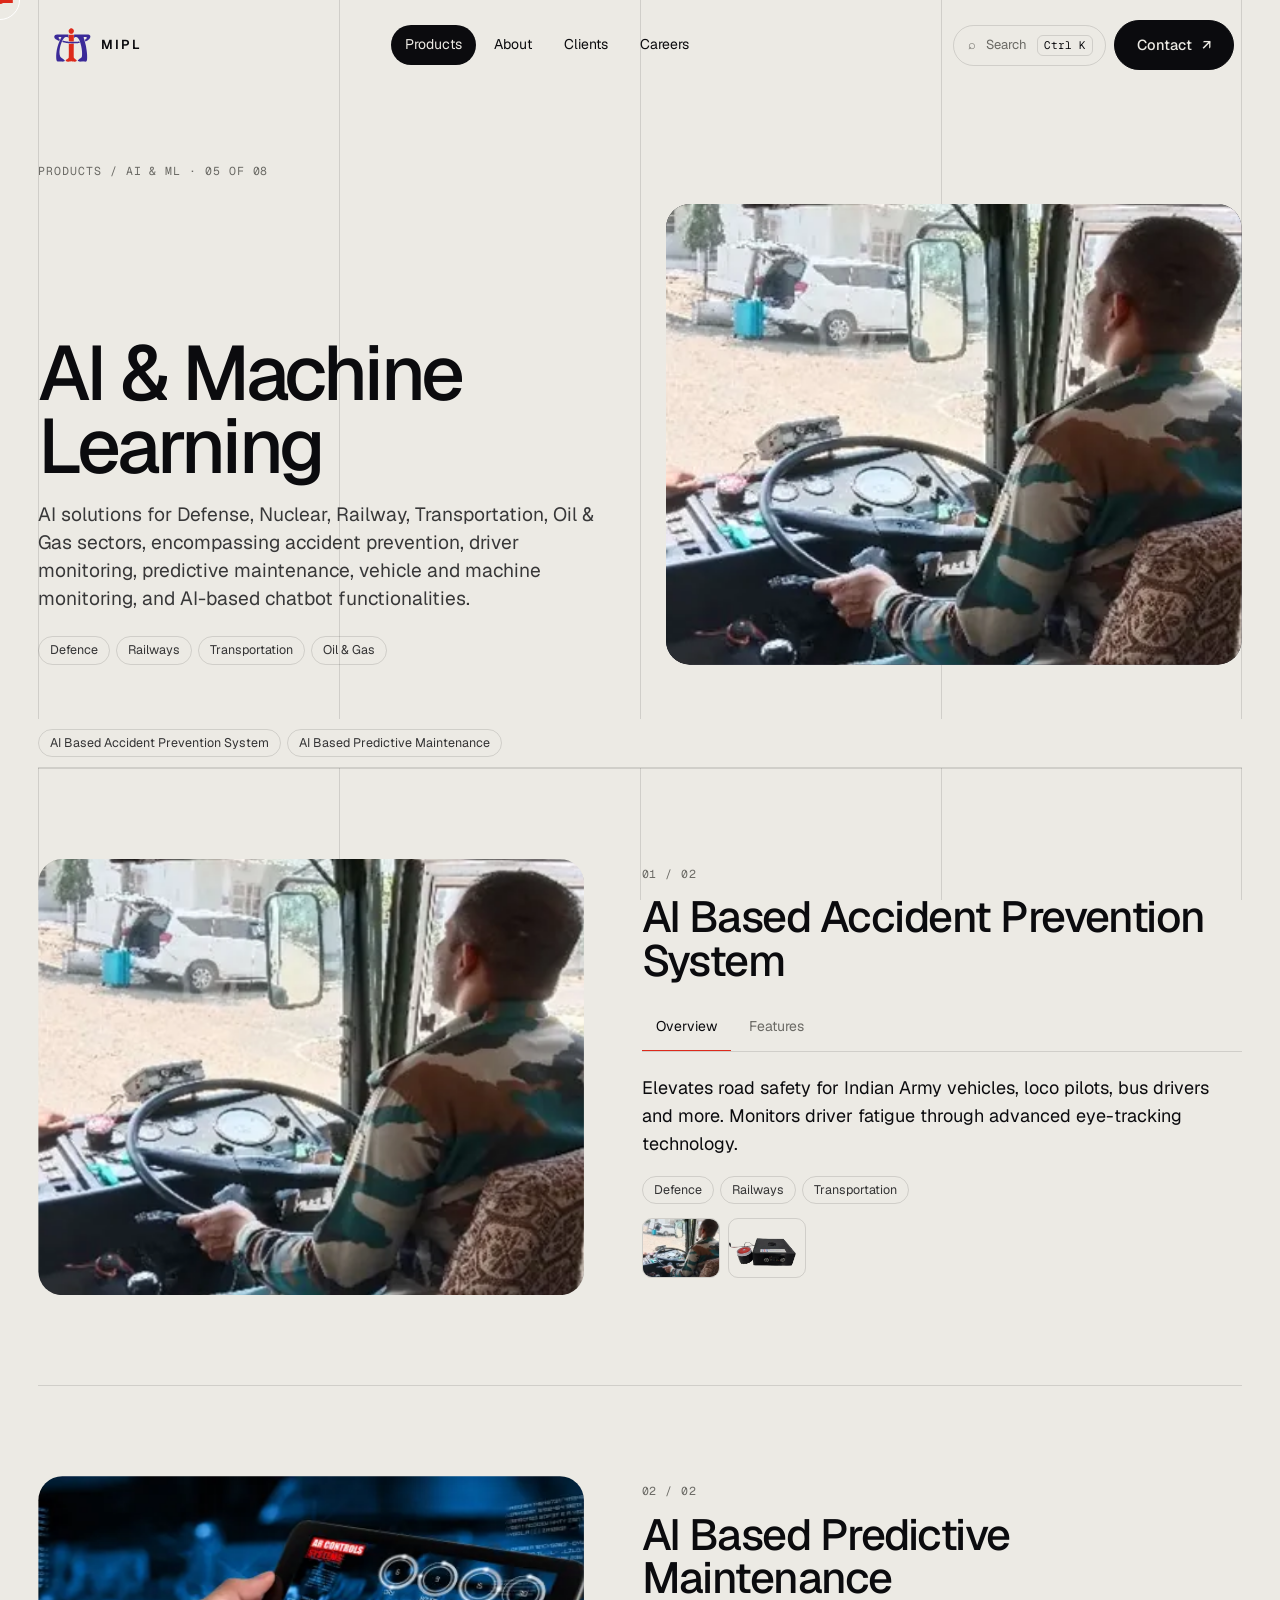
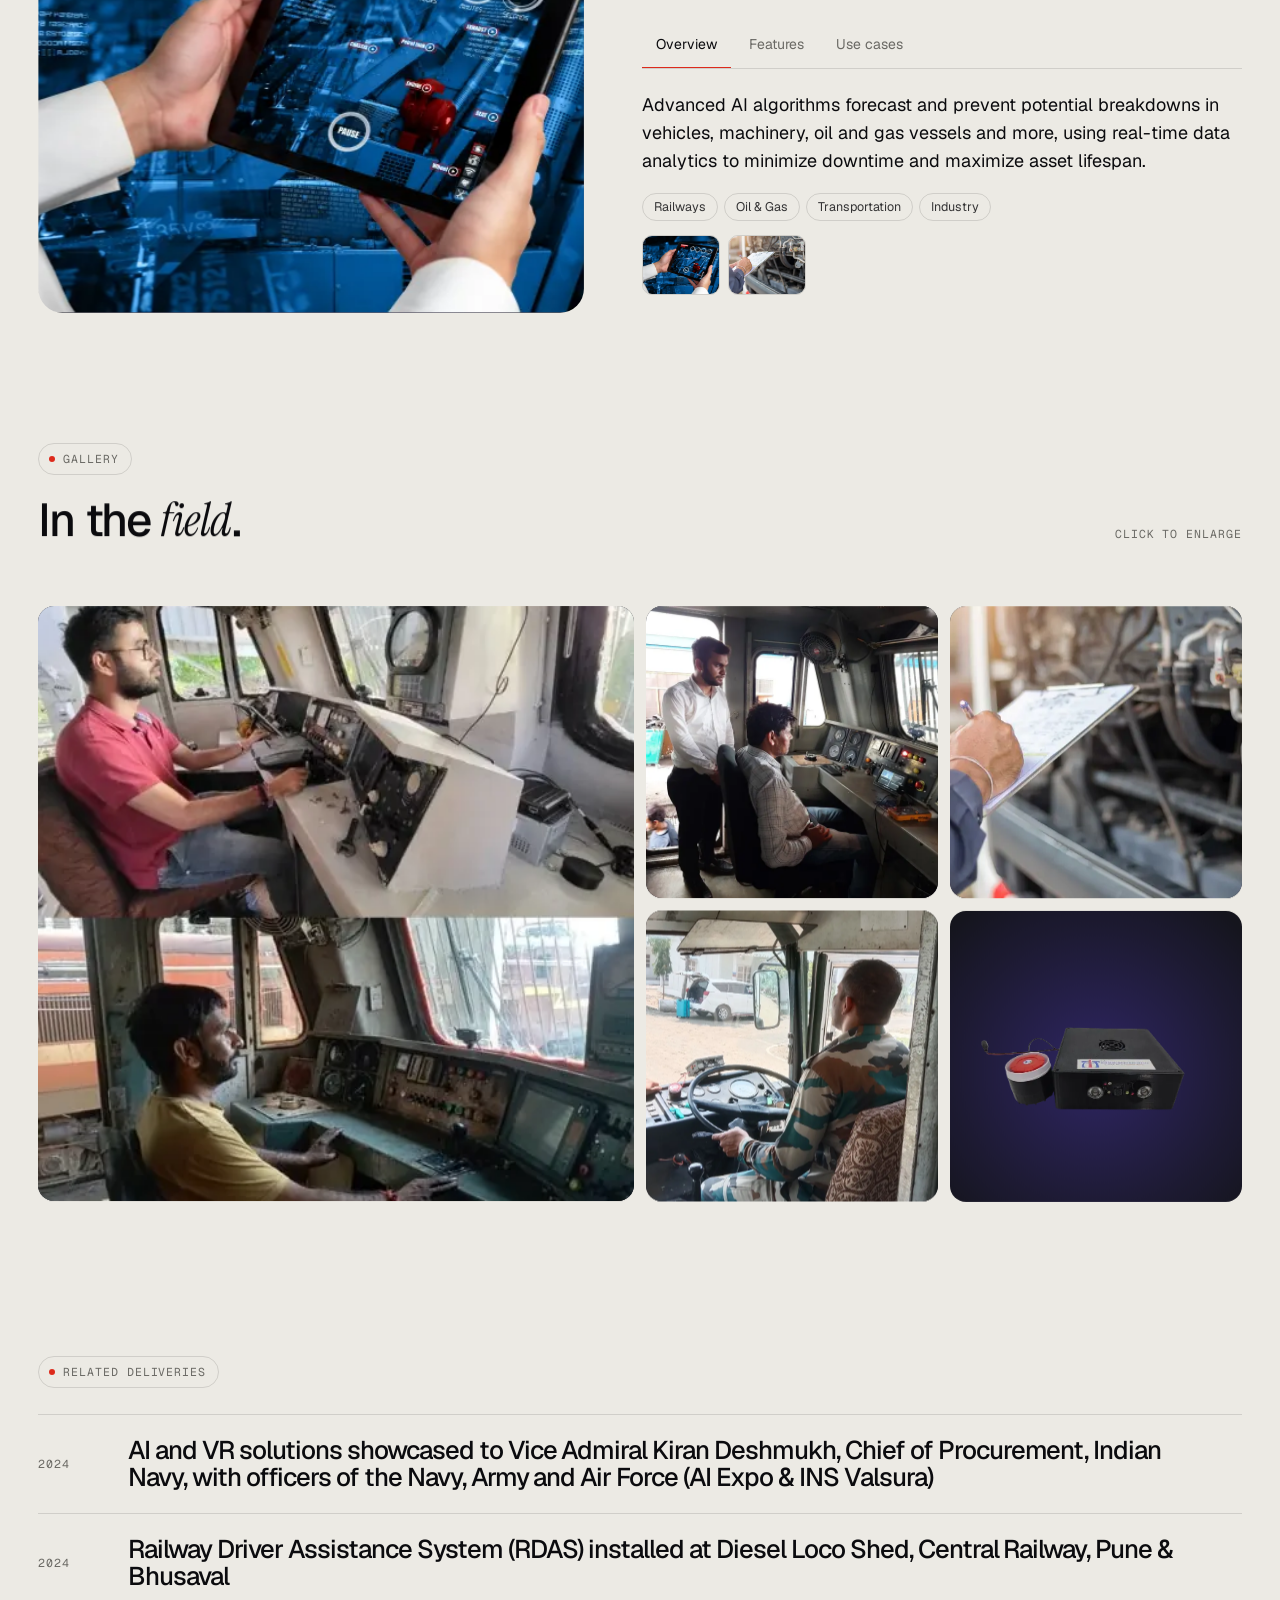
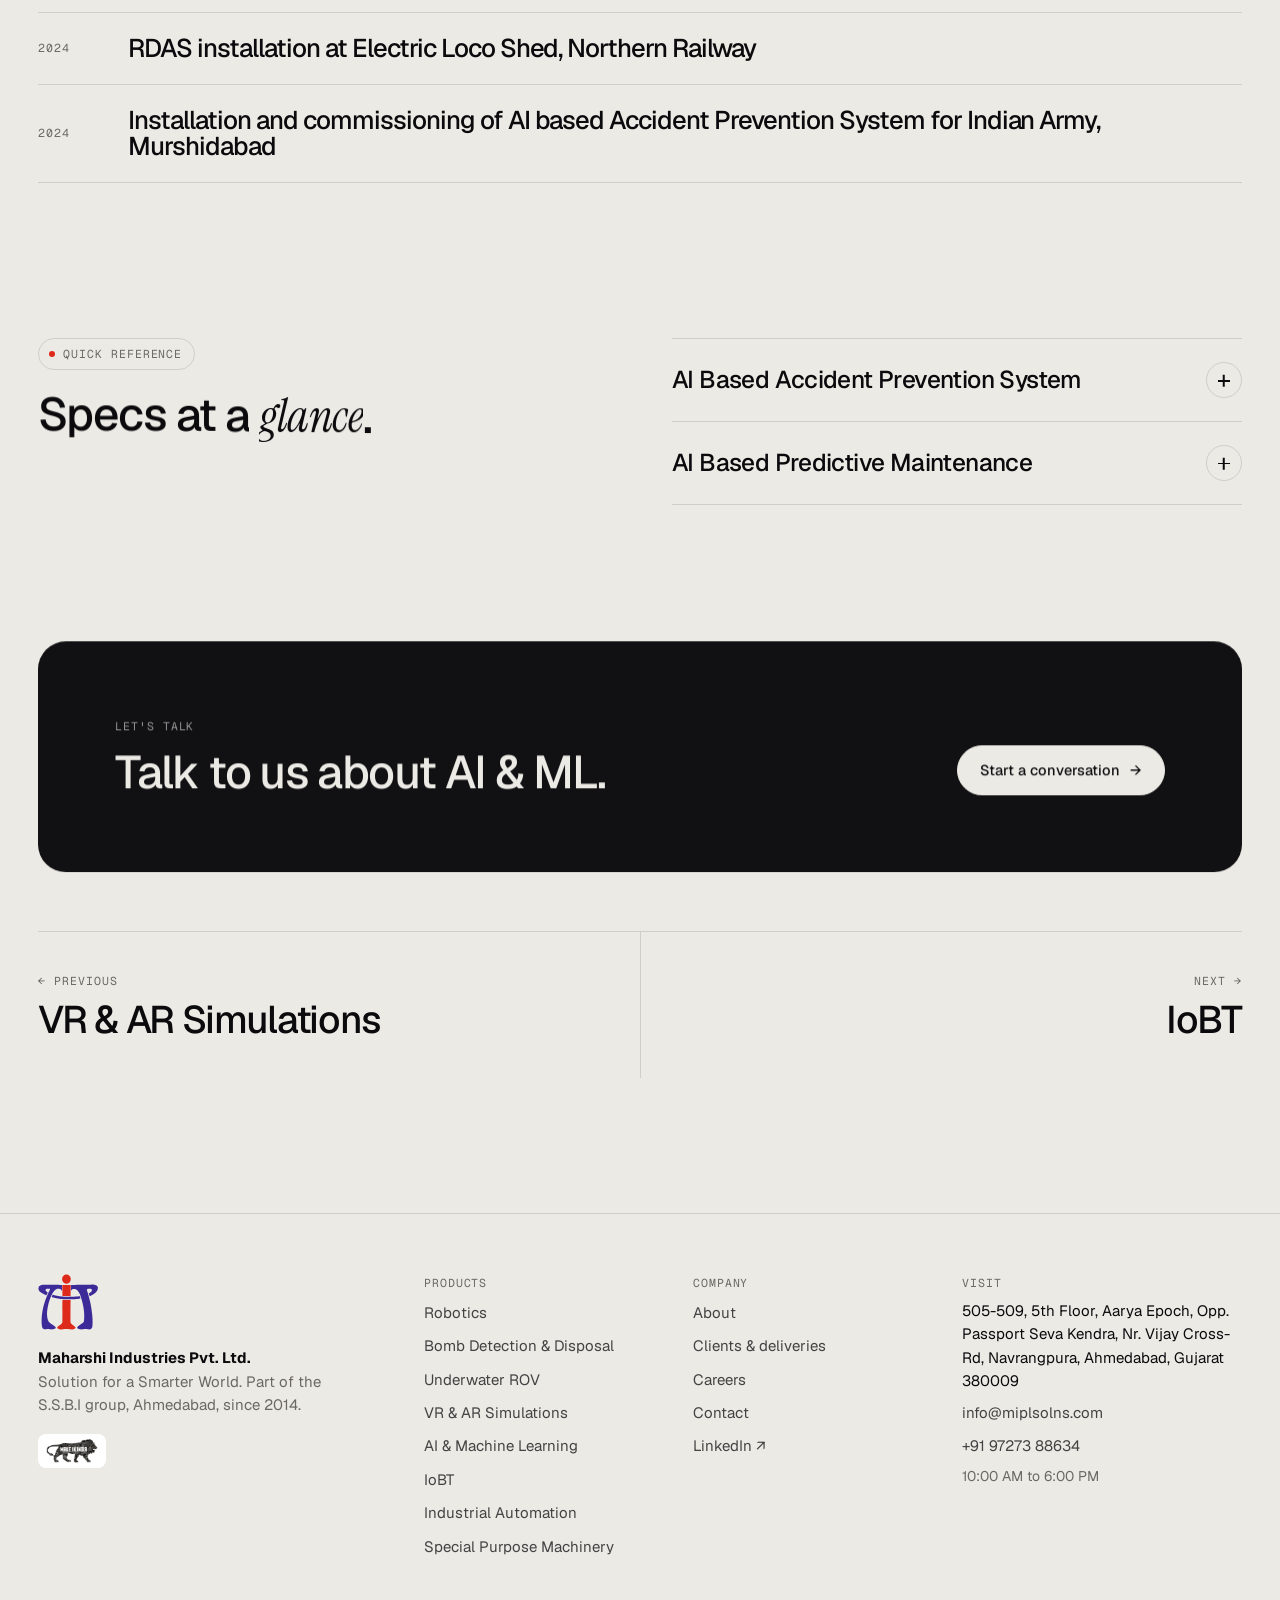
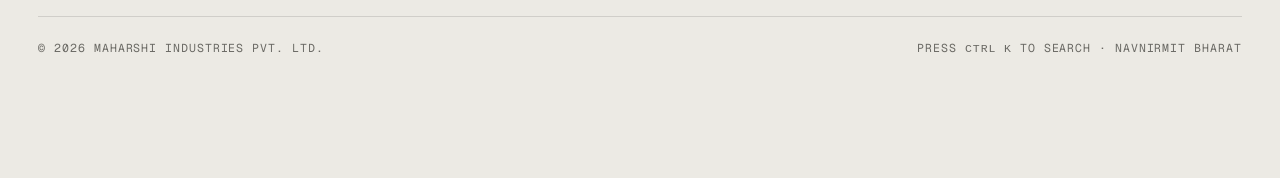
<file: products/ai-ml.html>
<!doctype html>
<html lang="en" data-root="../" data-theme="light"><head>
<meta charset="utf-8"><meta name="viewport" content="width=device-width,initial-scale=1">
<title>AI &amp; Machine Learning | Maharshi Industries (MIPL)</title><meta name="description" content="Artificial Intelligence &amp; Machine Learning based solutions for Defense, Road safety &amp; Preventive Maintenance."><link rel="canonical" href="https://miplsolns.com/products/ai-ml.html">
<meta name="theme-color" content="#ECEAE4">
<meta property="og:type" content="website"><meta property="og:site_name" content="Maharshi Industries Pvt. Ltd."><meta property="og:title" content="AI &amp; Machine Learning | Maharshi Industries (MIPL)"><meta property="og:description" content="Artificial Intelligence &amp; Machine Learning based solutions for Defense, Road safety &amp; Preventive Maintenance."><meta property="og:url" content="https://miplsolns.com/products/ai-ml.html"><meta property="og:image" content="https://miplsolns.com/assets/og/og-default.jpg"><meta property="og:image:width" content="1200"><meta property="og:image:height" content="630">
<meta name="twitter:card" content="summary_large_image"><meta name="twitter:title" content="AI &amp; Machine Learning | Maharshi Industries (MIPL)"><meta name="twitter:description" content="Artificial Intelligence &amp; Machine Learning based solutions for Defense, Road safety &amp; Preventive Maintenance."><meta name="twitter:image" content="https://miplsolns.com/assets/og/og-default.jpg">
<link rel="icon" href="../favicon.ico" sizes="48x48"><link rel="icon" href="../favicon.svg" type="image/svg+xml"><link rel="apple-touch-icon" href="../apple-touch-icon.png"><link rel="manifest" href="../site.webmanifest">
<link rel="stylesheet" href="../assets/css/v2.css">
<script>(function(h){h.classList.add('js');try{if(sessionStorage.getItem('miplCurtain')==='1'){sessionStorage.removeItem('miplCurtain');if(!matchMedia('(prefers-reduced-motion: reduce)').matches)h.classList.add('arriving')}}catch(e){}setTimeout(function(){h.classList.remove('arriving')},2500)})(document.documentElement);</script>
<script type="application/ld+json">{"@context": "https://schema.org", "@type": "Organization", "name": "Maharshi Industries Pvt. Ltd.", "alternateName": "MIPL", "url": "https://miplsolns.com/", "logo": "https://miplsolns.com/assets/logo/mipl-logo.svg", "email": "info@miplsolns.com", "telephone": "+91 97273 88634", "foundingDate": "2014", "address": {"@type": "PostalAddress", "streetAddress": "505-509, 5th Floor, Aarya Epoch, Navrangpura", "addressLocality": "Ahmedabad", "addressRegion": "Gujarat", "postalCode": "380009", "addressCountry": "IN"}, "sameAs": ["https://www.linkedin.com/company/maharshi-industries-pvt-ltd/"]}</script></head>
<body>
<div id="prog" aria-hidden="true"></div><div class="grid-lines" aria-hidden="true"><i></i><i></i><i></i><i></i></div><a class="skip" href="#main">Skip to content</a>
<header class="nav"><a class="brand" href="../index.html" aria-label="Maharshi Industries, home"><svg class="mlogo" viewBox="54 1 398 369" xmlns="http://www.w3.org/2000/svg" aria-hidden="true" focusable="false"><g><path class="bp" d="M93.06 71.14c-1.49 0.06-2.69 0.18-3.56 0.36-0.73 0.15-2.01 0.33-2.88 0.39-2.08 0.15-3.05 0.3-3.86 0.61-0.36 0.15-1.23 0.35-1.91 0.45-0.68 0.1-1.61 0.33-2.08 0.5-0.46 0.18-1.33 0.43-1.93 0.55-0.6 0.14-1.33 0.36-1.62 0.51-0.29 0.15-0.99 0.4-1.54 0.55-1.11 0.31-2.36 0.8-3.12 1.21-0.28 0.14-0.73 0.38-1 0.5-0.28 0.12-0.73 0.36-1 0.5-0.28 0.15-0.79 0.41-1.15 0.6-1.43 0.73-4.23 2.95-5.41 4.3-1.29 1.48-2.7 3.56-2.94 4.35-0.05 0.16-0.29 0.7-0.53 1.21-0.24 0.51-0.53 1.36-0.61 1.88-0.1 0.53-0.3 1.36-0.44 1.85-0.56 1.99-0.56 7.03 0 9.16 0.14 0.51 0.34 1.5 0.45 2.19 0.11 0.68 0.34 1.55 0.5 1.94 0.16 0.38 0.39 1 0.5 1.38 0.46 1.68 2.36 5 4.42 7.75 1.54 2.05 5.29 5.51 7.95 7.31 0.35 0.24 0.89 0.61 1.2 0.84 1.36 0.98 3.59 2.43 5.3 3.48 0.49 0.3 1.1 0.69 1.38 0.88 0.28 0.19 0.75 0.46 1.05 0.61 0.3 0.16 0.78 0.45 1.05 0.65 0.28 0.2 0.56 0.36 0.65 0.36 0.09-0 0.38 0.15 0.64 0.34 0.26 0.19 0.91 0.58 1.43 0.86 0.51 0.29 1.64 0.91 2.5 1.39 0.86 0.48 1.76 0.99 2 1.12 0.24 0.15 0.64 0.33 0.89 0.4 0.25 0.09 0.55 0.25 0.68 0.39 0.11 0.12 0.53 0.35 0.91 0.51 0.39 0.15 0.85 0.38 1.03 0.5 0.18 0.11 0.65 0.38 1.06 0.58 0.41 0.2 0.98 0.49 1.25 0.64 0.28 0.15 0.75 0.39 1.06 0.53 0.31 0.14 0.76 0.36 1 0.5 0.24 0.14 0.69 0.36 1 0.5 0.31 0.14 0.76 0.36 1 0.5 0.59 0.31 4.86 2.36 7.62 3.66 1.83 0.86 2.83 1.14 3.38 0.94 0.38-0.12 0.43-0.2 1.29-1.91 0.1-0.21 0.73-1.56 1.4-3 1.28-2.76 2.19-4.71 2.56-5.44 0.12-0.24 0.35-0.74 0.5-1.11 0.14-0.38 0.36-0.83 0.49-1 0.11-0.18 0.33-0.6 0.45-0.94 0.12-0.35 0.59-1.33 1.03-2.18 0.81-1.61 0.95-2.21 0.68-2.94-0.15-0.4-1.44-1.39-4.26-3.26-0.73-0.48-1.65-1.16-2.06-1.51-0.41-0.36-1-0.81-1.31-1.01-1.34-0.85-3.44-2.7-4.19-3.7-0.33-0.41-0.84-1.35-1.15-2.08-0.69-1.6-0.84-2.71-0.75-5.26l0.06-1.66 0.54-1.09c0.41-0.8 0.79-1.31 1.49-2.02 1.18-1.18 2.1-1.69 4.56-2.5 1.64-0.54 2.08-0.62 3.5-0.74 3.25-0.25 7.99-0.29 11.45-0.09l3.33 0.19 1.49 0.59c1.65 0.65 2.16 0.98 2.62 1.69 0.43 0.64 0.5 1.33 0.25 2.08-0.11 0.34-0.29 0.94-0.39 1.35-0.11 0.4-0.3 0.89-0.44 1.07-0.12 0.19-0.36 0.66-0.51 1.07-0.15 0.4-0.38 0.88-0.49 1.05-0.12 0.18-0.4 0.68-0.61 1.12-0.21 0.45-0.48 0.95-0.58 1.12-0.1 0.18-0.53 1.04-0.95 1.94-0.43 0.89-0.86 1.76-0.99 1.94-0.11 0.18-0.31 0.59-0.44 0.94-0.14 0.34-0.35 0.83-0.5 1.06-0.14 0.24-0.36 0.69-0.5 1-0.12 0.31-0.34 0.71-0.45 0.89-0.12 0.18-0.34 0.6-0.48 0.94-0.12 0.34-0.58 1.29-0.99 2.11-0.4 0.83-1.01 2.06-1.34 2.75-0.33 0.69-0.81 1.7-1.07 2.25-1.11 2.35-3.93 8.53-4.74 10.44-0.19 0.45-0.61 1.38-0.94 2.06-0.31 0.69-0.73 1.61-0.89 2.06-0.18 0.45-0.44 1.04-0.6 1.31-0.16 0.28-0.36 0.78-0.44 1.12-0.09 0.34-0.28 0.83-0.43 1.06-0.36 0.58-1.03 2.08-1.48 3.28-0.19 0.53-0.49 1.23-0.65 1.56-0.16 0.33-0.38 0.83-0.46 1.1-0.09 0.28-0.31 0.81-0.5 1.19-0.19 0.38-0.44 0.98-0.54 1.33-0.1 0.35-0.33 0.91-0.5 1.25-0.18 0.34-0.38 0.86-0.46 1.18-0.09 0.31-0.26 0.79-0.41 1.06-0.31 0.6-1.11 2.62-1.58 4-0.2 0.55-0.49 1.28-0.66 1.62-0.18 0.34-0.41 0.96-0.53 1.36-0.12 0.4-0.29 0.85-0.39 1-0.09 0.15-0.26 0.6-0.38 1-0.12 0.41-0.38 1.11-0.58 1.55-0.2 0.44-0.45 1.11-0.56 1.5-0.11 0.4-0.34 0.98-0.5 1.29-0.15 0.31-0.38 0.9-0.48 1.31-0.11 0.41-0.36 1.11-0.56 1.56-0.2 0.44-0.4 1-0.45 1.24-0.05 0.24-0.25 0.83-0.44 1.31-0.19 0.48-0.51 1.38-0.73 2-0.21 0.61-0.5 1.49-0.65 1.94-0.15 0.45-0.44 1.24-0.64 1.75-0.2 0.51-0.45 1.3-0.56 1.75-0.11 0.45-0.33 1.1-0.49 1.44-0.15 0.35-0.35 0.94-0.44 1.31-0.09 0.38-0.29 1.01-0.46 1.41-0.16 0.4-0.41 1.21-0.55 1.8-0.14 0.6-0.39 1.35-0.55 1.66-0.15 0.31-0.35 0.9-0.44 1.31-0.08 0.41-0.31 1.16-0.51 1.66-0.19 0.49-0.41 1.28-0.49 1.75-0.08 0.46-0.3 1.2-0.5 1.65-0.2 0.45-0.43 1.2-0.51 1.69-0.08 0.48-0.3 1.24-0.49 1.69-0.2 0.45-0.41 1.23-0.49 1.74-0.09 0.51-0.31 1.3-0.51 1.76-0.2 0.45-0.43 1.2-0.5 1.66-0.06 0.45-0.29 1.24-0.49 1.74-0.2 0.5-0.44 1.39-0.51 1.96-0.09 0.64-0.26 1.3-0.46 1.68-0.2 0.4-0.4 1.15-0.54 2.01-0.12 0.79-0.34 1.61-0.5 1.91-0.15 0.31-0.36 1.15-0.51 2.05-0.14 0.89-0.35 1.7-0.48 1.91-0.25 0.41-0.45 1.28-0.59 2.51-0.04 0.41-0.21 1.05-0.38 1.41-0.29 0.66-0.46 1.43-0.61 2.84-0.05 0.41-0.21 1.06-0.38 1.44-0.31 0.75-0.5 1.61-0.62 2.88-0.05 0.44-0.24 1.29-0.44 1.88-0.21 0.65-0.43 1.64-0.5 2.45-0.09 0.8-0.3 1.8-0.51 2.45-0.24 0.71-0.4 1.6-0.5 2.56-0.09 0.94-0.28 1.89-0.5 2.61-0.24 0.74-0.43 1.74-0.55 2.88-0.1 0.96-0.26 2-0.38 2.3-0.34 0.94-0.54 2.11-0.62 3.62-0.04 0.79-0.16 1.71-0.25 2.06-0.49 1.76-0.59 2.29-0.75 4.25-0.1 1.16-0.3 2.55-0.44 3.06-0.29 1.05-0.62 3.86-0.62 5.16 0 0.46-0.14 1.48-0.3 2.25-0.39 1.81-0.55 3.19-0.65 5.59-0.04 1.06-0.21 2.73-0.38 3.69-0.36 2.24-0.53 4.11-0.68 8.06-0.06 1.75-0.2 3.8-0.3 4.54-0.46 3.38-0.7 10.95-0.7 22.59 0 12.24 0.21 18.4 0.74 21.75 0.12 0.86 0.28 2.46 0.31 3.56 0.1 2.56 0.28 4.15 0.58 5.29 0.14 0.5 0.34 1.75 0.45 2.79 0.12 1.2 0.31 2.24 0.5 2.84 0.18 0.53 0.4 1.53 0.5 2.24 0.1 0.71 0.31 1.61 0.48 2.01 0.16 0.39 0.39 1.14 0.51 1.65 0.11 0.51 0.35 1.18 0.5 1.46 0.16 0.29 0.39 0.83 0.5 1.19 0.21 0.66 0.44 1.04 1.88 3.26 0.89 1.39 2.91 3.44 4.06 4.14 2 1.2 2.73 1.56 3.44 1.7 0.41 0.09 1.2 0.33 1.75 0.54l1 0.39 3.88 0.05c4.34 0.05 6.88-0.09 9.64-0.53 5.44-0.89 16.7-0.83 20.55 0.1 0.81 0.2 2.02 0.36 3.2 0.44 1.05 0.08 2.53 0.28 3.35 0.45 2.05 0.45 4.05 0.59 8.51 0.59 4.21-0 5.81-0.12 7.31-0.59 0.51-0.16 1.49-0.36 2.15-0.43 0.68-0.08 1.65-0.28 2.19-0.45 0.54-0.18 1.5-0.4 2.15-0.51 0.64-0.1 1.4-0.28 1.69-0.38 0.28-0.11 1.03-0.35 1.64-0.54 0.62-0.19 1.35-0.46 1.62-0.6 0.28-0.15 0.8-0.35 1.15-0.45 0.79-0.24 2.18-0.99 2.81-1.51 0.25-0.21 0.68-0.54 0.95-0.73 0.65-0.44 2.04-2.16 2.53-3.14 0.66-1.36 0.74-3.43 0.15-4.35-0.15-0.24-0.41-0.7-0.59-1.03-0.4-0.75-1.91-2.34-3.81-4.01-1.51-1.33-1.71-1.49-3.69-2.8-0.69-0.45-1.6-1.12-2.02-1.49-0.43-0.35-0.96-0.75-1.19-0.86-0.23-0.11-1.01-0.64-1.75-1.16-0.74-0.53-1.75-1.24-2.24-1.58-0.5-0.35-1.1-0.79-1.35-0.98-0.25-0.19-0.95-0.69-1.58-1.1-1.49-0.99-3.8-2.6-4.29-2.99-0.41-0.33-0.89-0.66-2.71-1.89-0.61-0.41-1.36-0.94-1.65-1.15-0.29-0.23-0.79-0.59-1.12-0.81-0.33-0.23-0.8-0.55-1.04-0.71-0.24-0.16-1.14-0.79-2-1.38-0.86-0.58-1.81-1.26-2.12-1.5-0.31-0.25-0.85-0.64-1.2-0.86-2.14-1.41-6.41-4.93-8.22-6.76-1.98-2-3.99-4.83-4.96-6.94-0.14-0.31-0.41-0.81-0.61-1.12-0.19-0.31-0.43-0.81-0.5-1.12-0.09-0.31-0.29-0.79-0.44-1.06-0.16-0.28-0.39-0.84-0.5-1.25-0.12-0.41-0.35-1-0.5-1.31-0.16-0.31-0.35-0.83-0.44-1.12-0.09-0.31-0.34-1.04-0.56-1.62-0.23-0.59-0.45-1.31-0.5-1.62-0.05-0.31-0.26-0.98-0.46-1.49-0.2-0.51-0.45-1.38-0.55-1.94-0.11-0.56-0.3-1.25-0.43-1.54-0.12-0.3-0.33-1.14-0.44-1.86-0.12-0.74-0.38-1.8-0.58-2.36-0.23-0.68-0.4-1.53-0.49-2.44-0.09-0.76-0.29-1.85-0.45-2.41-0.23-0.75-0.36-1.68-0.49-3.39-0.11-1.29-0.33-3.03-0.5-3.84-0.41-1.99-0.53-3.34-0.71-8.86-0.31-9.09-0.05-23.24 0.5-26.5 0.4-2.38 0.51-3.34 0.65-5.56 0.09-1.34 0.28-2.8 0.5-3.94 0.2-1 0.39-2.38 0.44-3.06 0.09-1.48 0.28-2.69 0.53-3.38 0.19-0.55 0.34-1.49 0.54-3.5 0.08-0.76 0.28-1.94 0.44-2.62 0.18-0.69 0.36-1.81 0.45-2.5 0.08-0.69 0.3-1.88 0.49-2.62 0.2-0.76 0.43-1.85 0.5-2.44 0.21-1.73 0.34-2.44 0.56-2.95 0.11-0.26 0.31-1.19 0.44-2.05 0.14-0.86 0.35-1.9 0.49-2.31 0.12-0.41 0.35-1.45 0.5-2.31 0.15-0.86 0.41-2.01 0.59-2.56 0.18-0.55 0.4-1.54 0.5-2.2 0.1-0.66 0.29-1.45 0.41-1.75 0.14-0.3 0.36-1.2 0.5-2 0.14-0.79 0.39-1.8 0.56-2.25 0.16-0.44 0.41-1.35 0.55-2.01 0.15-0.66 0.34-1.36 0.44-1.56 0.1-0.19 0.31-0.9 0.46-1.58 0.15-0.69 0.44-1.66 0.62-2.19 0.19-0.54 0.41-1.3 0.49-1.71 0.09-0.41 0.29-1.06 0.45-1.44 0.16-0.38 0.38-1.09 0.49-1.58 0.1-0.49 0.35-1.29 0.56-1.78 0.2-0.49 0.44-1.25 0.53-1.68 0.09-0.44 0.25-0.99 0.38-1.23 0.11-0.25 0.35-0.93 0.53-1.5 0.16-0.59 0.45-1.4 0.61-1.81 0.18-0.41 0.39-1.06 0.48-1.44 0.09-0.38 0.3-0.98 0.46-1.34 0.16-0.35 0.41-1.05 0.55-1.54 0.14-0.5 0.36-1.14 0.51-1.41 0.14-0.29 0.41-1 0.61-1.59 0.56-1.7 1.2-3.44 1.46-3.96 0.14-0.26 0.35-0.81 0.46-1.23 0.12-0.41 0.35-1.01 0.51-1.33 0.15-0.31 0.4-0.94 0.55-1.38 0.15-0.44 0.34-0.91 0.43-1.05 0.09-0.14 0.29-0.64 0.44-1.1 0.16-0.46 0.41-1.09 0.58-1.38 0.16-0.29 0.36-0.78 0.44-1.09 0.09-0.3 0.29-0.83 0.45-1.15 0.16-0.33 0.44-0.95 0.6-1.4 0.18-0.44 0.4-0.94 0.5-1.1 0.11-0.16 0.3-0.61 0.44-0.99 0.12-0.39 0.41-1.03 0.61-1.44 0.21-0.4 0.48-0.99 0.59-1.3 0.11-0.3 0.29-0.69 0.39-0.85 0.11-0.18 0.33-0.68 0.49-1.14 0.15-0.45 0.43-1.05 0.61-1.31 0.18-0.26 0.33-0.59 0.33-0.71 0-0.11 0.21-0.62 0.49-1.14 0.26-0.5 0.53-1.09 0.56-1.3 0.05-0.21 0.23-0.58 0.4-0.81 0.16-0.23 0.41-0.73 0.55-1.1 0.15-0.38 0.38-0.84 0.51-1.03 0.14-0.2 0.36-0.68 0.49-1.06 0.14-0.4 0.33-0.81 0.43-0.91 0.1-0.11 0.36-0.6 0.6-1.07 0.24-0.49 0.53-1.05 0.62-1.25 0.11-0.21 0.56-1.09 1-1.96 0.71-1.44 1.1-2.19 2.3-4.44 0.21-0.4 0.55-1.01 0.76-1.35 0.21-0.35 0.7-1.16 1.09-1.81 1.96-3.29 3.23-5.18 5.64-8.44 3.33-4.5 8.69-9.93 11.89-12.03 0.54-0.36 1.2-0.83 1.46-1.03 0.56-0.45 3.71-2.16 4.6-2.51 0.34-0.14 0.89-0.38 1.21-0.54 0.33-0.16 0.86-0.36 1.2-0.45 0.34-0.09 0.83-0.26 1.1-0.4 0.28-0.14 1.26-0.41 2.2-0.62 0.94-0.2 2.14-0.49 2.65-0.62 0.85-0.24 1.29-0.26 4.81-0.28l3.88-0.01 0.94 0.33c0.53 0.18 1.54 0.44 2.25 0.58 0.73 0.14 1.62 0.39 2 0.56 0.38 0.18 0.94 0.38 1.23 0.46 2.18 0.58 6.55 3.84 8.46 6.31 0.41 0.54 0.99 1.25 1.28 1.6 0.29 0.35 0.76 1.11 1.05 1.7 0.29 0.59 0.66 1.25 0.81 1.48 0.16 0.21 0.4 0.66 0.53 1 0.12 0.34 0.31 0.61 0.43 0.64 0.55 0.1 0.54 0.53 0.49-19.85-0.05-22.11 0.11-19.69-1.34-19.88-0.48-0.06-6.15-0.11-12.61-0.12-12.62-0-20.86-0.12-42.06-0.62-2.58-0.06-11.01-0.18-18.75-0.25-11.93-0.12-14.98-0.19-20.06-0.45-8.35-0.44-19.09-0.62-24-0.41Z"/><path class="bp" d="M402 71.14c-6.68 0.08-9.41 0.18-14.25 0.5-1.76 0.11-10.08 0.26-28.56 0.49-6.05 0.08-13.48 0.19-16.5 0.26-12.99 0.29-23.65 0.4-45.88 0.48-25.59 0.09-24.15 0.04-24.43 0.75-0.06 0.18-0.16 1.5-0.2 2.95-0.06 2.16-0.29 24.39-0.31 30.25-0.01 1.81 0.15 3.64 0.35 3.84 0.21 0.21 0.58-0.01 0.96-0.62 1.05-1.66 1.49-2.4 1.78-2.96 1-1.96 4.12-5.05 6.14-6.04 0.39-0.2 0.94-0.48 1.21-0.62 0.46-0.24 1.58-0.62 3.12-1.1 0.44-0.14 1.44-0.21 3.38-0.26 3.38-0.08 5.95 0.09 7 0.46 0.41 0.15 1.34 0.36 2.06 0.49 0.75 0.14 1.59 0.36 1.94 0.54 0.35 0.18 1.05 0.44 1.56 0.59 1 0.3 3.78 1.64 4.81 2.31 0.35 0.23 0.89 0.58 1.21 0.78 1.14 0.71 2.06 1.43 3.79 2.95 2.78 2.45 4.9 4.94 9.33 10.91 0.62 0.84 1.75 2.54 2.76 4.16 0.45 0.74 0.95 1.5 1.1 1.69 0.16 0.2 0.46 0.7 0.69 1.12 0.21 0.43 0.61 1.14 0.88 1.59 0.66 1.11 1.41 2.54 2.25 4.25 1.29 2.61 1.66 3.44 1.81 3.94 0.09 0.28 0.31 0.75 0.5 1.06 0.19 0.31 0.41 0.88 0.5 1.25 0.09 0.38 0.31 1 0.51 1.38 0.19 0.38 0.41 0.96 0.49 1.31 0.08 0.34 0.28 0.85 0.44 1.12 0.16 0.29 0.41 0.98 0.55 1.55 0.14 0.56 0.38 1.2 0.51 1.39 0.15 0.2 0.35 0.78 0.45 1.28 0.1 0.5 0.35 1.25 0.55 1.66 0.2 0.41 0.41 1.07 0.49 1.46 0.08 0.39 0.28 1 0.45 1.34 0.18 0.35 0.4 1.01 0.5 1.48 0.11 0.48 0.36 1.21 0.56 1.66 0.2 0.45 0.43 1.18 0.5 1.61 0.08 0.45 0.28 1.07 0.45 1.4 0.16 0.33 0.4 1.1 0.54 1.71 0.14 0.62 0.36 1.35 0.5 1.62 0.14 0.28 0.35 0.91 0.46 1.41 0.11 0.51 0.34 1.24 0.5 1.62 0.16 0.39 0.4 1.21 0.54 1.81 0.14 0.61 0.36 1.38 0.5 1.71 0.14 0.33 0.35 1.05 0.46 1.62 0.11 0.56 0.34 1.34 0.5 1.71 0.16 0.38 0.41 1.24 0.55 1.91 0.14 0.68 0.36 1.49 0.51 1.81 0.14 0.33 0.34 1.06 0.44 1.64 0.11 0.59 0.33 1.38 0.49 1.75 0.15 0.39 0.4 1.26 0.54 1.95 0.14 0.69 0.38 1.5 0.51 1.81 0.14 0.31 0.34 1.1 0.45 1.75 0.11 0.65 0.34 1.53 0.51 1.94 0.16 0.41 0.39 1.29 0.5 1.94 0.1 0.65 0.33 1.53 0.5 1.94 0.18 0.41 0.4 1.34 0.5 2.06 0.11 0.73 0.31 1.59 0.45 1.94 0.38 0.94 0.46 1.28 0.6 2.38 0.08 0.56 0.29 1.49 0.49 2.06 0.2 0.59 0.43 1.59 0.5 2.21 0.09 0.65 0.3 1.59 0.51 2.15 0.21 0.6 0.41 1.46 0.5 2.21 0.15 1.34 0.3 2.05 0.58 2.58 0.09 0.18 0.26 1.05 0.36 1.94 0.11 0.88 0.34 2.02 0.5 2.54 0.3 0.91 0.4 1.51 0.69 3.75 0.08 0.59 0.26 1.49 0.43 2 0.16 0.51 0.34 1.41 0.39 2 0.12 1.62 0.29 2.5 0.61 3.53 0.21 0.65 0.35 1.46 0.45 2.74 0.08 1.1 0.28 2.38 0.49 3.3 0.24 0.98 0.41 2.19 0.51 3.44 0.08 1.06 0.25 2.36 0.38 2.88 0.41 1.7 0.5 2.29 0.69 4.94 0.1 1.44 0.3 3.16 0.44 3.81 0.16 0.78 0.34 2.56 0.5 5.1 0.14 2.15 0.34 4.38 0.45 4.94 0.34 1.85 0.41 2.73 0.55 7.09 0.24 7.35 0.38 10.5 0.53 12.38 0.2 2.44 0.2 12.88 0 16.06-0.08 1.38-0.24 4.78-0.34 7.56-0.31 7.98-0.38 9.08-0.66 10.19-0.14 0.55-0.31 1.59-0.39 2.31-0.31 3.05-0.39 3.6-0.58 4.12-0.11 0.31-0.31 1.03-0.44 1.59-0.56 2.38-2.35 5.75-4.21 7.94-0.68 0.8-2.3 2.24-3.6 3.2-1.69 1.25-1.89 1.39-2.44 1.71-0.31 0.18-0.9 0.58-1.31 0.88-0.41 0.31-1 0.7-1.31 0.89-0.94 0.56-3.3 2.09-4.56 2.95-0.48 0.34-1.1 0.75-1.38 0.94-0.28 0.19-0.96 0.65-1.54 1.03-0.56 0.39-1.3 0.86-1.62 1.07-0.33 0.2-1 0.69-1.51 1.06-0.5 0.38-1.18 0.86-1.49 1.06-0.33 0.21-0.93 0.61-1.34 0.91-0.41 0.29-1 0.71-1.31 0.94-0.31 0.21-0.98 0.71-1.49 1.09-0.5 0.38-1.06 0.8-1.25 0.93-2.21 1.62-3.34 2.49-4 3.06-0.44 0.39-1.15 0.98-1.58 1.33-1.76 1.41-3.28 2.81-4.88 4.48-1.41 1.49-1.79 1.98-2.4 3.09l-0.73 1.31 0 1.25c0 1.24 0.01 1.26 0.54 2.2 1.18 2.12 4.46 4.59 7.46 5.61 0.55 0.19 1.29 0.45 1.62 0.6 1.53 0.62 3.2 1.16 4.12 1.34 0.55 0.1 1.34 0.31 1.75 0.49 0.41 0.18 1.26 0.38 1.88 0.45 0.62 0.08 1.55 0.28 2.06 0.44 1.46 0.48 2.51 0.58 6.62 0.56 4.44-0 6.3-0.12 8.34-0.56 1.07-0.24 2.11-0.35 3.85-0.44 2.55-0.12 3.54-0.24 5.5-0.62 0.76-0.15 2.51-0.33 4.46-0.44 2.41-0.14 3.55-0.25 4.56-0.49 2.45-0.55 6.85-0.53 8.66 0.05 0.56 0.18 1.7 0.33 3.62 0.49 1.86 0.16 3.09 0.33 3.62 0.49 1.19 0.36 1.3 0.39 3.15 0.53 0.94 0.06 2.06 0.24 2.5 0.36 1.74 0.53 2.2 0.58 5.73 0.58l3.44-0 0.99-0.35c0.55-0.19 1.39-0.44 1.86-0.54 0.48-0.1 1.24-0.34 1.69-0.54 0.46-0.2 0.99-0.4 1.18-0.45 0.73-0.19 3.61-2.23 4.62-3.28 0.95-0.99 2.61-3.18 2.91-3.86 0.16-0.35 0.43-0.84 0.6-1.1 0.18-0.25 0.36-0.64 0.4-0.86 0.05-0.23 0.25-0.74 0.44-1.15 0.2-0.41 0.5-1.38 0.68-2.12 0.16-0.76 0.39-1.58 0.49-1.81 0.2-0.49 0.41-1.71 0.53-3.12 0.05-0.51 0.19-1.36 0.31-1.88 0.38-1.48 0.5-2.8 0.62-6.48 0.06-1.88 0.14-3.45 0.18-3.5 0.04-0.06 0.16-1.28 0.29-2.73 0.2-2.34 0.23-4.1 0.23-16.55-0.01-13.46-0.03-14.04-0.29-16.88-0.18-1.81-0.33-4.65-0.4-7.39-0.14-5.18-0.28-7.16-0.62-8.99-0.18-0.94-0.29-2.27-0.38-4.7-0.12-3.53-0.2-4.33-0.62-6.3-0.18-0.79-0.3-2.08-0.38-3.81-0.14-2.84-0.24-3.74-0.62-5.34-0.18-0.73-0.29-1.8-0.38-3.58-0.08-1.39-0.21-2.94-0.33-3.44-0.1-0.5-0.3-1.41-0.44-2.02-0.12-0.62-0.24-1.6-0.24-2.19-0.01-1.68-0.21-3.34-0.56-4.62-0.24-0.88-0.35-1.71-0.44-3.19-0.14-2.36-0.18-2.65-0.58-4.12-0.21-0.79-0.34-1.76-0.44-3.25-0.11-1.7-0.23-2.46-0.56-3.78-0.25-0.98-0.43-1.96-0.43-2.4 0-1.3-0.25-3.19-0.56-4.34-0.2-0.71-0.36-1.74-0.45-2.86-0.08-1.07-0.25-2.24-0.45-3-0.43-1.68-0.5-2.1-0.65-4-0.08-0.94-0.24-1.98-0.38-2.44-0.25-0.78-0.35-1.4-0.64-3.95-0.06-0.62-0.26-1.59-0.43-2.15-0.18-0.56-0.35-1.43-0.39-1.93-0.11-1.23-0.4-2.84-0.64-3.5-0.1-0.3-0.28-1.26-0.38-2.15-0.11-0.99-0.31-2.06-0.54-2.75-0.2-0.62-0.43-1.65-0.5-2.27-0.08-0.62-0.28-1.6-0.45-2.18-0.18-0.59-0.4-1.64-0.51-2.35-0.1-0.71-0.35-1.73-0.54-2.25-0.2-0.54-0.43-1.38-0.5-1.88-0.08-0.5-0.3-1.39-0.51-2-0.2-0.6-0.43-1.51-0.49-2.02-0.08-0.51-0.29-1.39-0.5-1.94-0.2-0.55-0.43-1.4-0.5-1.88-0.08-0.49-0.3-1.36-0.5-1.95-0.2-0.59-0.4-1.38-0.45-1.75-0.11-0.91-0.28-1.53-0.62-2.43-0.16-0.41-0.36-1.2-0.45-1.75-0.08-0.55-0.3-1.43-0.5-1.95-0.19-0.51-0.4-1.39-0.49-1.93-0.09-0.55-0.29-1.38-0.46-1.84-0.16-0.48-0.41-1.46-0.55-2.2-0.14-0.74-0.36-1.59-0.5-1.9-0.14-0.3-0.31-0.95-0.38-1.44-0.08-0.48-0.33-1.5-0.56-2.25-0.23-0.76-0.49-1.78-0.56-2.25-0.08-0.49-0.3-1.3-0.5-1.83-0.19-0.53-0.41-1.43-0.5-2-0.08-0.58-0.3-1.45-0.5-1.93-0.19-0.49-0.41-1.35-0.49-1.93-0.08-0.58-0.3-1.45-0.5-1.95-0.2-0.5-0.43-1.35-0.5-1.9-0.15-1.12-0.24-1.49-0.6-2.29-0.14-0.31-0.31-1.07-0.4-1.69-0.09-0.62-0.3-1.46-0.46-1.88-0.18-0.41-0.43-1.36-0.55-2.1-0.14-0.75-0.36-1.59-0.5-1.85-0.12-0.26-0.35-1.01-0.48-1.65-0.14-0.65-0.36-1.41-0.51-1.71-0.15-0.29-0.35-0.93-0.45-1.4-0.1-0.48-0.35-1.2-0.55-1.59-0.19-0.4-0.43-1.07-0.5-1.51-0.08-0.44-0.3-1.11-0.49-1.49-0.2-0.39-0.45-1.11-0.56-1.62-0.11-0.51-0.31-1.1-0.44-1.31-0.14-0.21-0.36-0.86-0.51-1.44-0.15-0.58-0.38-1.26-0.51-1.53-0.12-0.26-0.33-0.86-0.44-1.33-0.1-0.46-0.35-1.18-0.55-1.6-0.2-0.41-0.43-1.11-0.5-1.55-0.08-0.45-0.28-1.07-0.45-1.41-0.16-0.33-0.41-1.06-0.54-1.62-0.14-0.58-0.4-1.38-0.58-1.78-0.25-0.56-0.34-1.03-0.4-1.94-0.1-1.62 0.08-2.36 0.85-3.61 0.73-1.19 2.11-2.41 3.15-2.78 0.36-0.11 0.85-0.34 1.1-0.49 0.26-0.15 1.05-0.38 1.85-0.51 0.79-0.15 1.95-0.4 2.61-0.58 2.33-0.6 11.48-0.55 13.4 0.08 0.45 0.15 1.46 0.35 2.25 0.45 0.99 0.14 1.74 0.31 2.44 0.6 0.55 0.23 1.24 0.48 1.53 0.56 0.29 0.08 0.69 0.28 0.88 0.43 0.19 0.15 0.58 0.44 0.85 0.62 1.05 0.7 1.8 1.83 2.2 3.28 0.24 0.88 0.26 1.19 0.19 2.5-0.11 2.24-0.46 3.96-1.07 5.34-1 2.25-1.99 3.84-3.11 5.04-0.4 0.41-0.88 0.96-1.06 1.23-0.61 0.8-3.61 3.26-5.7 4.66-1.65 1.11-5.74 3.35-7.12 3.91-0.38 0.15-1 0.49-1.38 0.74-0.65 0.44-0.69 0.49-0.73 1.05-0.03 0.38 0.08 0.91 0.28 1.51 0.18 0.51 0.4 1.3 0.5 1.75 0.11 0.46 0.34 1.16 0.5 1.55 0.16 0.4 0.4 1.18 0.51 1.73 0.12 0.55 0.35 1.31 0.51 1.7 0.16 0.39 0.4 1.23 0.54 1.84 0.14 0.62 0.36 1.36 0.51 1.65 0.15 0.29 0.35 1.01 0.45 1.6 0.11 0.6 0.35 1.45 0.55 1.9 0.19 0.45 0.41 1.2 0.5 1.66 0.29 1.6 0.91 2.09 2.02 1.59 2.04-0.9 3.45-1.58 3.76-1.79 0.19-0.12 0.68-0.36 1.09-0.53 0.4-0.16 0.93-0.43 1.15-0.6 0.23-0.16 0.62-0.38 0.89-0.46 0.26-0.08 0.62-0.29 0.83-0.45 0.2-0.16 0.61-0.39 0.9-0.5 0.3-0.1 0.69-0.28 0.86-0.39 0.28-0.19 2.66-1.51 4.61-2.56 0.38-0.2 0.85-0.5 1.05-0.68 0.19-0.16 0.43-0.3 0.51-0.3 0.09-0 0.91-0.46 1.84-1.01 0.93-0.56 1.76-1.05 1.86-1.09 0.1-0.04 0.54-0.3 0.96-0.58 0.43-0.29 1.1-0.71 1.5-0.96 1.43-0.89 6.24-4.1 6.75-4.51 0.29-0.23 0.99-0.76 1.56-1.19 3.86-2.9 8.74-7.61 12.74-12.29 1.41-1.65 3.59-4.69 4.09-5.69 0.18-0.34 0.44-0.8 0.59-1 0.16-0.21 0.43-0.66 0.59-1 0.18-0.35 0.43-0.85 0.58-1.12 0.5-0.95 1.26-2.66 1.35-3.01 0.05-0.2 0.19-0.58 0.33-0.84 0.12-0.25 0.38-1 0.55-1.65 0.18-0.65 0.43-1.43 0.55-1.73 0.14-0.3 0.34-1.19 0.45-1.98 0.1-0.79 0.31-2.1 0.45-2.93 0.39-2.31 0.45-5.69 0.12-7.06-0.14-0.59-0.34-1.59-0.45-2.23-0.28-1.62-1.48-3.96-2.88-5.68-1.28-1.55-4.19-3.96-5.68-4.71-0.41-0.21-0.79-0.44-0.83-0.5-0.05-0.06-0.38-0.21-0.74-0.34-0.35-0.11-0.98-0.38-1.36-0.56-0.39-0.2-1.09-0.5-1.55-0.68-0.46-0.18-0.91-0.38-0.99-0.44-0.09-0.08-0.61-0.24-1.19-0.39-0.58-0.14-1.33-0.4-1.66-0.58-0.36-0.18-1.12-0.39-1.75-0.5-0.61-0.09-1.33-0.28-1.58-0.41-0.55-0.28-1.55-0.46-3.08-0.56-0.61-0.05-1.71-0.23-2.44-0.4-2.25-0.54-5.06-0.59-20.38-0.4Z"/><path class="bar" d="M151.12 138.14c-0.64 0.2-0.75 0.34-1.55 1.95-0.4 0.81-0.81 1.61-0.9 1.79-0.1 0.18-0.58 1.12-1.07 2.12-0.49 1-0.99 1.96-1.11 2.14-0.12 0.18-0.34 0.62-0.49 0.99-0.14 0.36-0.36 0.8-0.5 0.96-0.14 0.18-0.35 0.6-0.49 0.96-0.14 0.36-0.39 0.86-0.55 1.11-0.44 0.65-0.88 2.15-0.73 2.45 0.15 0.26 0.28 0.33 1.39 0.64 0.45 0.12 1.15 0.34 1.56 0.48 0.41 0.14 1.09 0.31 1.5 0.39 0.41 0.08 1.09 0.28 1.51 0.45 0.41 0.16 1.3 0.39 1.95 0.5 0.66 0.1 1.5 0.33 1.88 0.5 0.36 0.16 1.09 0.36 1.6 0.44 0.51 0.09 1.28 0.28 1.69 0.44 1.14 0.43 1.14 0.43 2.43 0.62 0.68 0.1 1.58 0.31 2.02 0.49 0.44 0.16 1.23 0.36 1.74 0.44 0.51 0.09 1.35 0.29 1.84 0.46 0.95 0.31 2.79 0.68 3.46 0.68 0.21-0 0.86 0.18 1.44 0.38 0.59 0.21 1.54 0.44 2.12 0.5 0.59 0.08 1.55 0.3 2.14 0.51 0.7 0.24 1.51 0.41 2.38 0.5 0.73 0.06 1.88 0.29 2.56 0.49 0.69 0.2 1.95 0.45 2.81 0.55 0.86 0.1 1.85 0.29 2.19 0.43 0.73 0.29 1.83 0.48 3.69 0.65 0.73 0.06 1.68 0.23 2.12 0.35 1.19 0.36 1.33 0.39 3.01 0.53 0.85 0.08 2.06 0.28 2.68 0.44 1.29 0.35 2.51 0.51 4.56 0.62 0.79 0.05 2.04 0.21 2.76 0.38 1.46 0.34 2.9 0.51 5.24 0.62 0.99 0.05 2.05 0.19 2.88 0.39 1.34 0.33 2.14 0.39 8.31 0.68 1.49 0.06 3.25 0.23 4.05 0.36 3.12 0.55 15.01 0.7 41.76 0.51 17.28-0.11 21.09-0.2 23.88-0.58 1.39-0.18 3.35-0.28 10.38-0.55 2.58-0.09 3.68-0.19 4.94-0.43 1.11-0.2 2.34-0.33 3.88-0.39 3.3-0.12 4.76-0.26 6.21-0.61 0.95-0.23 1.95-0.34 3.88-0.44 2.15-0.12 2.84-0.2 4-0.5 0.78-0.2 2.06-0.43 2.85-0.51 0.79-0.08 2.02-0.28 2.75-0.45 0.73-0.18 2.11-0.4 3.08-0.49 1.93-0.19 2.55-0.38 2.86-0.86 0.3-0.46 0.26-1.31-0.1-2.02-0.18-0.34-0.38-0.85-0.45-1.15-0.08-0.29-0.2-0.76-0.28-1.06-0.08-0.29-0.25-0.68-0.39-0.86-0.12-0.19-0.33-0.75-0.43-1.24-0.1-0.49-0.34-1.18-0.51-1.54-0.18-0.35-0.4-1-0.5-1.45-0.09-0.45-0.33-1.12-0.53-1.5-0.19-0.38-0.43-1.05-0.5-1.49-0.09-0.45-0.41-1.3-0.71-1.91-0.65-1.3-0.69-1.31-2.4-1.11-0.66 0.09-1.64 0.2-2.15 0.26-0.51 0.06-1.29 0.23-1.73 0.36-0.43 0.14-1.39 0.31-2.12 0.39-1.89 0.19-2.8 0.34-4.09 0.69-0.86 0.24-1.69 0.33-3.58 0.43-1.61 0.09-3.21 0.25-4.62 0.5-1.75 0.29-2.85 0.39-5.61 0.5-3.51 0.15-4.12 0.2-7.81 0.64-3.11 0.38-20.38 0.54-47 0.46-21.85-0.08-22.55-0.09-26.69-0.65-1.28-0.18-3.78-0.39-5.56-0.49-2.34-0.14-3.69-0.28-4.81-0.5-1.11-0.21-2.35-0.34-4.31-0.44-2.27-0.11-2.96-0.19-4-0.46-0.86-0.23-2.06-0.4-3.88-0.55-1.69-0.15-2.91-0.31-3.44-0.48-1.14-0.35-1.31-0.38-3.69-0.53-1.38-0.09-2.45-0.23-3.06-0.4-1.59-0.44-1.76-0.46-3.44-0.66-0.89-0.1-2.05-0.33-2.56-0.49-0.55-0.18-1.59-0.36-2.5-0.45-1.03-0.1-1.95-0.26-2.69-0.5-0.61-0.2-1.76-0.45-2.54-0.56-0.78-0.11-1.78-0.34-2.2-0.5-0.44-0.16-1.36-0.36-2.09-0.44-0.75-0.09-1.71-0.29-2.31-0.5-0.58-0.2-1.48-0.43-2.01-0.5-0.54-0.09-1.36-0.31-1.85-0.5-0.48-0.19-1.38-0.41-2-0.49-0.64-0.09-1.46-0.3-1.94-0.5-0.45-0.19-1.2-0.43-1.69-0.51-0.48-0.09-1.29-0.31-1.79-0.51-0.51-0.2-1.33-0.43-1.81-0.5-0.5-0.08-1.26-0.3-1.7-0.5-0.89-0.41-1.86-0.54-2.51-0.35Z"/></g><g><g class="stem"><path d="M214.91 73.17c-0.21 0.1-0.45 0.29-0.53 0.44-0.15 0.26-0.03 12.81 0.24 24.7 0.08 3.16 0.19 15 0.25 26.31 0.06 11.31 0.15 20.69 0.19 20.84 0.12 0.53 0.45 0.59 3.88 0.62 3.11 0.05 8.76 0.3 12.06 0.54 3.09 0.23 30.86 0.62 36.27 0.53 1.6-0.03 1.89-0.58 1.54-2.98-0.2-1.41-0.21-2.15-0.08-10.12 0.08-4.74 0.2-12.05 0.26-16.24 0.24-14.61 0.39-21.91 0.58-27.38 0.1-3.03 0.24-7.9 0.3-10.85 0.14-6.04 0.12-6.18-0.62-6.43-0.71-0.23-53.8-0.21-54.34 0.01Z"/><path d="M215.2 172.2c-0.11 0.1-0.2 0.26-0.2 0.34 0 0.09-0.01 32.77-0.03 72.65-0.04 66.54-0.05 72.55-0.24 73.12-0.11 0.34-0.38 1.24-0.59 2-1.05 3.85-3.26 6.85-8.24 11.21-1.2 1.05-2.5 2.14-2.9 2.41-0.39 0.28-1.14 0.83-1.65 1.23-1.33 1.03-3.01 2.24-5.11 3.65-2.48 1.68-2.96 2.01-3.69 2.56-0.41 0.31-0.98 0.71-1.25 0.9-0.28 0.19-0.73 0.51-1 0.71-0.28 0.21-0.84 0.61-1.25 0.9-0.41 0.29-1.12 0.85-1.58 1.23-0.46 0.39-1.29 1.06-1.84 1.5-1.98 1.55-3.12 2.99-4 5l-0.58 1.33 0 1.51-0.01 1.5 0.49 0.93c0.61 1.16 1.49 2.18 2.76 3.16 1.62 1.26 2.43 1.7 5.12 2.8 0.41 0.16 1.11 0.46 1.56 0.66 0.45 0.2 1.24 0.45 1.75 0.58 0.51 0.11 1.15 0.31 1.4 0.44 0.26 0.14 0.85 0.33 1.31 0.44 0.48 0.1 1.36 0.35 1.98 0.55 0.62 0.2 1.83 0.45 2.68 0.56 0.85 0.11 2 0.31 2.56 0.44 1.4 0.34 4.3 0.35 6.1 0.01 1.94-0.36 2-0.38 4.29-0.51 1.38-0.09 2.76-0.26 3.94-0.5 1-0.2 2.55-0.44 3.44-0.51 0.9-0.08 2.25-0.28 3-0.44 0.76-0.16 2.64-0.41 4.19-0.55 1.55-0.15 3.66-0.4 4.69-0.56 4.64-0.75 14.9-0.75 18.4-0 0.78 0.18 2.5 0.39 3.88 0.5 1.44 0.12 3.03 0.33 3.79 0.5 1.59 0.36 1.88 0.4 3.88 0.56 0.86 0.06 2.21 0.25 3.01 0.43 0.79 0.16 2.27 0.36 3.31 0.45 2.16 0.18 4.2 0.41 5.61 0.68 1.5 0.29 4.38 0.26 5.96-0.05 0.71-0.14 2.1-0.34 3.1-0.45 1.12-0.12 2.24-0.34 2.94-0.55 0.62-0.2 1.38-0.39 1.69-0.44 0.31-0.05 1.04-0.25 1.62-0.45 0.59-0.2 1.58-0.5 2.19-0.66 4.94-1.31 8.51-3.75 9.45-6.43 1.09-3.09-0.41-6.25-4.81-10.1-0.9-0.79-2.11-1.85-2.7-2.35-1.12-0.98-3.26-2.69-4-3.2-0.24-0.16-0.78-0.59-1.19-0.94-0.41-0.35-1.31-1.05-2-1.54-1.39-1.01-1.86-1.38-3.2-2.46-0.5-0.41-1.15-0.93-1.44-1.12-0.78-0.58-2.23-1.78-3.3-2.75-0.53-0.49-1.59-1.44-2.35-2.12-3.23-2.89-5.33-5.43-6.41-7.79-0.58-1.26-0.8-2.05-0.98-3.59-0.16-1.39-0.19-138.19-0.01-142.38l0.1-2.75-0.33-0.33c-0.19-0.18-0.44-0.5-0.55-0.71l-0.21-0.4-19.69-0-19.68-0-0.4-0.5-0.4-0.5-6.1-0c-5.39-0-6.12 0.03-6.3 0.2Z"/></g><path class="dot" d="M239.81 4.25c-0.69 0.05-1.68 0.21-2.19 0.35-0.51 0.15-1.36 0.33-1.9 0.39-0.53 0.08-1.62 0.36-2.45 0.64-0.83 0.28-1.56 0.5-1.64 0.5-0.12-0-1.62 0.74-3.55 1.74-4.34 2.26-8.8 6.74-11.14 11.14-1.28 2.41-1.84 3.58-1.95 4.04-0.08 0.29-0.3 0.89-0.5 1.34-0.2 0.45-0.44 1.29-0.55 1.88-0.1 0.59-0.33 1.56-0.51 2.19-0.74 2.55-0.71 9.73 0.05 12.7 0.2 0.79 0.44 1.78 0.51 2.2 0.08 0.44 0.3 1.16 0.49 1.62 0.2 0.48 0.43 1.1 0.51 1.41 0.14 0.49 0.51 1.34 1.36 3 2.81 5.5 7.83 10.39 13.39 13.06 0.79 0.38 1.5 0.69 1.6 0.69 0.09-0 0.45 0.15 0.8 0.33 0.35 0.18 1.15 0.43 1.78 0.55 0.62 0.14 1.5 0.35 1.95 0.49 2.25 0.7 8.39 0.7 10.76 0.01 0.45-0.14 1.26-0.33 1.81-0.44 0.95-0.18 2.95-0.93 4.24-1.59 0.35-0.18 0.76-0.36 0.94-0.41 0.33-0.1 1.36-0.69 2.44-1.38 0.35-0.23 0.88-0.56 1.18-0.75 0.31-0.19 0.96-0.71 1.46-1.18 0.5-0.45 1.38-1.25 1.94-1.76 0.56-0.51 1.38-1.39 1.79-1.95 0.43-0.55 1.07-1.43 1.46-1.94 1.56-2.08 3.29-5.36 4.12-7.81 0.68-2 1.45-5.31 1.62-6.95 0.09-0.81 0.11-2.51 0.08-4.31-0.05-2.61-0.1-3.25-0.45-5.2-0.21-1.23-0.51-2.55-0.65-2.94-0.14-0.39-0.43-1.25-0.64-1.9-0.65-2.06-2.58-5.7-3.98-7.55-0.31-0.4-0.73-0.96-0.93-1.25-1.73-2.4-5.96-6.14-8.14-7.19-0.41-0.19-1.34-0.68-2.05-1.06-0.85-0.46-1.7-0.83-2.46-1.03-0.65-0.18-1.43-0.43-1.73-0.56-0.31-0.12-1.12-0.33-1.81-0.43-0.69-0.11-1.78-0.3-2.41-0.43-1.46-0.3-3.05-0.39-4.66-0.26Z"/></g></svg><b>MIPL</b></a>
<nav aria-label="Main"><ul><li><a href="../products.html" aria-current=page>Products</a></li><li><a href="../about.html">About</a></li><li><a href="../clients.html">Clients</a></li><li><a href="../careers.html">Careers</a></li></ul></nav>
<div class="nright"><button class="kbtn" type="button" data-cmdk aria-label="Search the site (Ctrl+K)"><span aria-hidden="true">⌕</span><span class="t">Search</span><kbd aria-hidden="true">Ctrl K</kbd></button>
<a class="btn solid navcta magnetic" href="../contact.html"><span class="lbl">Contact</span> <span class="ar">↗</span></a>
<button class="burger" aria-label="Menu" aria-expanded="false" aria-controls="mmenu"><span></span><span></span></button></div></header>
<div class="mmenu" id="mmenu" aria-hidden="true"><nav aria-label="Mobile"><ul><li><a href="../index.html">Home</a></li><li><a href="../products.html">Products</a><ul class="sub"><li><a href="../products/robotics.html">Robotics</a></li><li><a href="../products/bomb-detection-disposal.html">BDDS</a></li><li><a href="../products/underwater-rov.html">Underwater ROV</a></li><li><a href="../products/vr-ar.html">VR &amp; AR</a></li><li><a href="../products/ai-ml.html">AI &amp; ML</a></li><li><a href="../products/iobt.html">IoBT</a></li><li><a href="../products/industrial-automation.html">Automation</a></li><li><a href="../products/special-purpose-machinery.html">SPM</a></li></ul></li><li><a href="../about.html">About</a></li><li><a href="../clients.html">Clients</a></li><li><a href="../careers.html">Careers</a></li><li><a href="../contact.html">Contact</a></li></ul></nav><p class="mono" style="color:#a9a8a3">info@miplsolns.com · +91 97273 88634</p></div>
<main id="main" tabindex="-1"><section class="phero2" data-theme="light"><div class="wrap"><p class="crumb mono"><a href="../products.html">Products</a><span>/</span><span>AI &amp; ML</span><span>· 05 of 08</span></p>
<div class="grid"><div><h1 class="h-l" data-hsplit>AI &amp; Machine Learning</h1><p class="lead" style="margin-top:18px">AI solutions for Defense, Nuclear, Railway, Transportation, Oil &amp; Gas sectors, encompassing accident prevention, driver monitoring, predictive maintenance, vehicle and machine monitoring, and AI-based chatbot functionalities.</p>
<div class="chips" style="margin-top:24px"><span class="chip">Defence</span><span class="chip">Railways</span><span class="chip">Transportation</span><span class="chip">Oil &amp; Gas</span></div></div><div class="img" data-wipe="right"><picture><source type="image/webp" srcset="../assets/img/ai-based-accident-prevention-3.webp 359w" sizes="(max-width:900px) 100vw, 50vw"><img class="cov" src="../assets/img/ai-based-accident-prevention-3.jpg" width="359" height="448" alt="AI &amp; Machine Learning" loading="eager" fetchpriority="high" decoding="async"></picture></div></div></div></section>
<section data-theme="light"><div class="wrap"><nav class="subnav" aria-label="Products in this line"><a class="chip" href="#accident-prevention">AI Based Accident Prevention System</a><a class="chip" href="#predictive-maintenance">AI Based Predictive Maintenance</a></nav><article class="prod2" id="accident-prevention"><div class="media" data-wipe="left"><picture><source type="image/webp" srcset="../assets/img/ai-based-accident-prevention-3.webp 359w" sizes="(max-width:900px) 100vw, 50vw"><img class="cov" src="../assets/img/ai-based-accident-prevention-3.jpg" width="359" height="448" alt="AI Based Accident Prevention System" loading="lazy" decoding="async"></picture></div><div><span class="mono">01 / 02</span><h2>AI Based Accident Prevention System</h2><div class="tabs"><div role="tablist" aria-label="AI Based Accident Prevention System details"><button role="tab" id="t-accident-prevention-0" aria-controls="p-accident-prevention-0" aria-selected="true" tabindex="0">Overview</button><button role="tab" id="t-accident-prevention-1" aria-controls="p-accident-prevention-1" aria-selected="false" tabindex="-1">Features</button></div><div role="tabpanel" id="p-accident-prevention-0" aria-labelledby="t-accident-prevention-0" tabindex="0"><p style="font-size:18px">Elevates road safety for Indian Army vehicles, loco pilots, bus drivers and more. Monitors driver fatigue through advanced eye-tracking technology.</p><div class="chips" style="margin-top:18px"><span class=chip>Defence</span><span class=chip>Railways</span><span class=chip>Transportation</span></div><div class="thumbs"><button type="button" data-lb="../assets/img/ai-based-accident-prevention-3.webp" data-alt="AI Based Accident Prevention System" aria-label="View photo 1 of AI Based Accident Prevention System"><picture><source type="image/webp" srcset="../assets/img/ai-based-accident-prevention-3.webp 359w" sizes="80px"><img class="cov" src="../assets/img/ai-based-accident-prevention-3.jpg" width="359" height="448" alt="" loading="lazy" decoding="async"></picture></button><button type="button" data-lb="../assets/img/ai-based-accident-prevention-1.webp" data-alt="AI Based Accident Prevention System" aria-label="View photo 2 of AI Based Accident Prevention System"><picture><source type="image/webp" srcset="../assets/img/ai-based-accident-prevention-1.webp 577w" sizes="80px"><img class="cut" src="../assets/img/ai-based-accident-prevention-1.png" width="577" height="433" alt="" loading="lazy" decoding="async"></picture></button></div></div><div role="tabpanel" id="p-accident-prevention-1" aria-labelledby="t-accident-prevention-1" tabindex="0" hidden><div class="feats"><div><h4>Smart Eye Monitoring</h4><p>AI algorithms track eye movements, alerting against driver fatigue.</p></div><div><h4>Drink &amp; Drive Identifier</h4><p>Detects whether the driver has consumed alcohol and gives auditory feedback.</p></div><div><h4>Adaptable in any light</h4><p>Performs in low light conditions for 24/7 vigilance.</p></div><div><h4>Ethnicity Calibration</h4><p>Tailored for diverse driver personnel for precise assessments.</p></div><div><h4>Distraction Detection</h4><p>Warns against mobile phone use, smoking and drinking while driving.</p></div><div><h4>Data Logging</h4><p>Records the sleeping history of the driver while driving.</p></div><div><h4>Alert duration</h4><p>Continuous till appropriate action is taken.</p></div><div><h4>Rugged &amp; Ergonomic</h4><p>Lightweight and rugged enclosure.</p></div><div><h4>Vibration Proof</h4><p>Certified by an NABL accredited lab to run as usual under high vibration.</p></div><div><h4>Buzzer tunes</h4><p>Change based on sleepiness alert; also warns against anti-infrared glasses.</p></div></div></div></div></div></article><article class="prod2" id="predictive-maintenance"><div class="media" data-wipe="right"><picture><source type="image/webp" srcset="../assets/img/predective-maintainanace.webp 500w" sizes="(max-width:900px) 100vw, 50vw"><img class="cov" src="../assets/img/predective-maintainanace.jpg" width="500" height="383" alt="AI Based Predictive Maintenance" loading="lazy" decoding="async"></picture></div><div><span class="mono">02 / 02</span><h2>AI Based Predictive Maintenance</h2><div class="tabs"><div role="tablist" aria-label="AI Based Predictive Maintenance details"><button role="tab" id="t-predictive-maintenance-0" aria-controls="p-predictive-maintenance-0" aria-selected="true" tabindex="0">Overview</button><button role="tab" id="t-predictive-maintenance-1" aria-controls="p-predictive-maintenance-1" aria-selected="false" tabindex="-1">Features</button><button role="tab" id="t-predictive-maintenance-2" aria-controls="p-predictive-maintenance-2" aria-selected="false" tabindex="-1">Use cases</button></div><div role="tabpanel" id="p-predictive-maintenance-0" aria-labelledby="t-predictive-maintenance-0" tabindex="0"><p style="font-size:18px">Advanced AI algorithms forecast and prevent potential breakdowns in vehicles, machinery, oil and gas vessels and more, using real-time data analytics to minimize downtime and maximize asset lifespan.</p><div class="chips" style="margin-top:18px"><span class=chip>Railways</span><span class=chip>Oil &amp; Gas</span><span class=chip>Transportation</span><span class=chip>Industry</span></div><div class="thumbs"><button type="button" data-lb="../assets/img/predective-maintainanace.webp" data-alt="AI Based Predictive Maintenance" aria-label="View photo 1 of AI Based Predictive Maintenance"><picture><source type="image/webp" srcset="../assets/img/predective-maintainanace.webp 500w" sizes="80px"><img class="cov" src="../assets/img/predective-maintainanace.jpg" width="500" height="383" alt="" loading="lazy" decoding="async"></picture></button><button type="button" data-lb="../assets/img/predictive-maintainace-phot-1536x827.webp" data-alt="AI Based Predictive Maintenance" aria-label="View photo 2 of AI Based Predictive Maintenance"><picture><source type="image/webp" srcset="../assets/img/predictive-maintainace-phot-1536x827-800.webp 800w, ../assets/img/predictive-maintainace-phot-1536x827.webp 1536w" sizes="80px"><img class="cov" src="../assets/img/predictive-maintainace-phot-1536x827.jpg" width="1536" height="827" alt="" loading="lazy" decoding="async"></picture></button></div></div><div role="tabpanel" id="p-predictive-maintenance-1" aria-labelledby="t-predictive-maintenance-1" tabindex="0" hidden><div class="feats"><div><h4>Timely Maintenance</h4><p>Schedules interventions at optimal times, extending equipment lifespan.</p></div><div><h4>Failure Prediction</h4><p>Forecasts equipment malfunctions, enabling preemptive action.</p></div><div><h4>Operational Efficiency</h4><p>Reduces downtime, ensuring smooth transit operations.</p></div><div><h4>Cost Reduction</h4><p>Minimizes maintenance expenses by preventing major failures.</p></div></div></div><div role="tabpanel" id="p-predictive-maintenance-2" aria-labelledby="t-predictive-maintenance-2" tabindex="0" hidden><div class="chips"><span class="chip">Predictive Maintenance system for Metro Rail Equipment</span><span class="chip">Predictive Maintenance system for Armored Vehicles</span><span class="chip">Predictive Maintenance of mining equipment</span></div></div></div></div></article></div></section>
<section class="sec" data-theme="light" style="padding-top:40px"><div class="wrap"><div class="shead"><div><p class="pill mono">Gallery</p><h2 class="h-m" data-split>In the <span class="serif">field</span>.</h2></div><p class="mono">Click to enlarge</p></div><div class="gal" data-stagger><button type="button" data-lb="../assets/img/dms.webp" data-alt="AI &amp; Machine Learning, photo 1" aria-label="Open photo 1"><picture><source type="image/webp" srcset="../assets/img/dms.webp 459w" sizes="(max-width:900px) 50vw, 25vw"><img class="cov" src="../assets/img/dms.jpg" width="459" height="518" alt="" loading="lazy" decoding="async"></picture></button><button type="button" data-lb="../assets/img/rdas.webp" data-alt="AI &amp; Machine Learning, photo 2" aria-label="Open photo 2"><picture><source type="image/webp" srcset="../assets/img/rdas-800.webp 800w, ../assets/img/rdas.webp 1600w" sizes="(max-width:900px) 50vw, 25vw"><img class="cov" src="../assets/img/rdas.jpg" width="1600" height="1200" alt="" loading="lazy" decoding="async"></picture></button><button type="button" data-lb="../assets/img/predictive-maintainace-phot-1536x827.webp" data-alt="AI &amp; Machine Learning, photo 3" aria-label="Open photo 3"><picture><source type="image/webp" srcset="../assets/img/predictive-maintainace-phot-1536x827-800.webp 800w, ../assets/img/predictive-maintainace-phot-1536x827.webp 1536w" sizes="(max-width:900px) 50vw, 25vw"><img class="cov" src="../assets/img/predictive-maintainace-phot-1536x827.jpg" width="1536" height="827" alt="" loading="lazy" decoding="async"></picture></button><button type="button" data-lb="../assets/img/027c6312-6ef7-454d-a728-a9d644b643f0.webp" data-alt="AI &amp; Machine Learning, photo 4" aria-label="Open photo 4"><picture><source type="image/webp" srcset="../assets/img/027c6312-6ef7-454d-a728-a9d644b643f0-800.webp 800w, ../assets/img/027c6312-6ef7-454d-a728-a9d644b643f0.webp 1200w" sizes="(max-width:900px) 50vw, 25vw"><img class="cov" src="../assets/img/027c6312-6ef7-454d-a728-a9d644b643f0.jpg" width="1200" height="1600" alt="" loading="lazy" decoding="async"></picture></button><button type="button" data-lb="../assets/img/ai-based-accident-prevention-1.webp" data-alt="AI &amp; Machine Learning, photo 5" aria-label="Open photo 5"><picture><source type="image/webp" srcset="../assets/img/ai-based-accident-prevention-1.webp 577w" sizes="(max-width:900px) 50vw, 25vw"><img class="cut" src="../assets/img/ai-based-accident-prevention-1.png" width="577" height="433" alt="" loading="lazy" decoding="async"></picture></button></div></div></section><section class="sec" data-theme="light" style="padding-top:20px"><div class="wrap"><p class="pill mono" style="margin-bottom:26px">Related deliveries</p><ul class="rlist"><li><div class="row" data-reveal-img="../assets/img/valsuraexpo.webp"><span class="mono">2024</span><span class="t" style="font-size:clamp(20px,2vw,30px)">AI and VR solutions showcased to Vice Admiral Kiran Deshmukh, Chief of Procurement, Indian Navy, with officers of the Navy, Army and Air Force (AI Expo &amp; INS Valsura)</span><span class="thumb"><picture><source type="image/webp" srcset="../assets/img/valsuraexpo.webp 553w" sizes="100vw"><img class="cov" src="../assets/img/valsuraexpo.jpg" width="553" height="521" alt="" loading="lazy" decoding="async"></picture></span></div></li><li><div class="row" data-reveal-img="../assets/img/dms.webp"><span class="mono">2024</span><span class="t" style="font-size:clamp(20px,2vw,30px)">Railway Driver Assistance System (RDAS) installed at Diesel Loco Shed, Central Railway, Pune &amp; Bhusaval</span><span class="thumb"><picture><source type="image/webp" srcset="../assets/img/dms.webp 459w" sizes="100vw"><img class="cov" src="../assets/img/dms.jpg" width="459" height="518" alt="" loading="lazy" decoding="async"></picture></span></div></li><li><div class="row" data-reveal-img="../assets/img/rdas.webp"><span class="mono">2024</span><span class="t" style="font-size:clamp(20px,2vw,30px)">RDAS installation at Electric Loco Shed, Northern Railway</span><span class="thumb"><picture><source type="image/webp" srcset="../assets/img/rdas-800.webp 800w, ../assets/img/rdas.webp 1600w" sizes="100vw"><img class="cov" src="../assets/img/rdas.jpg" width="1600" height="1200" alt="" loading="lazy" decoding="async"></picture></span></div></li><li><div class="row" data-reveal-img="../assets/img/027c6312-6ef7-454d-a728-a9d644b643f0.webp"><span class="mono">2024</span><span class="t" style="font-size:clamp(20px,2vw,30px)">Installation and commissioning of AI based Accident Prevention System for Indian Army, Murshidabad</span><span class="thumb"><picture><source type="image/webp" srcset="../assets/img/027c6312-6ef7-454d-a728-a9d644b643f0-800.webp 800w, ../assets/img/027c6312-6ef7-454d-a728-a9d644b643f0.webp 1200w" sizes="100vw"><img class="cov" src="../assets/img/027c6312-6ef7-454d-a728-a9d644b643f0.jpg" width="1200" height="1600" alt="" loading="lazy" decoding="async"></picture></span></div></li></ul></div></section>
<section class="sec" data-theme="light" style="padding-top:20px"><div class="wrap two"><div><p class="pill mono">Quick reference</p><h2 class="h-m" data-split style="margin-top:20px">Specs at a <span class="serif">glance</span>.</h2></div><div class="acc"><details><summary>AI Based Accident Prevention System<span class="pl" aria-hidden="true"></span></summary><div class="ac-body"><div class="feats"><div><h4>Smart Eye Monitoring</h4><p>AI algorithms track eye movements, alerting against driver fatigue.</p></div><div><h4>Drink &amp; Drive Identifier</h4><p>Detects whether the driver has consumed alcohol and gives auditory feedback.</p></div><div><h4>Adaptable in any light</h4><p>Performs in low light conditions for 24/7 vigilance.</p></div><div><h4>Ethnicity Calibration</h4><p>Tailored for diverse driver personnel for precise assessments.</p></div><div><h4>Distraction Detection</h4><p>Warns against mobile phone use, smoking and drinking while driving.</p></div><div><h4>Data Logging</h4><p>Records the sleeping history of the driver while driving.</p></div><div><h4>Alert duration</h4><p>Continuous till appropriate action is taken.</p></div><div><h4>Rugged &amp; Ergonomic</h4><p>Lightweight and rugged enclosure.</p></div><div><h4>Vibration Proof</h4><p>Certified by an NABL accredited lab to run as usual under high vibration.</p></div><div><h4>Buzzer tunes</h4><p>Change based on sleepiness alert; also warns against anti-infrared glasses.</p></div></div><p style="margin-top:14px"><a class="mono" href="#accident-prevention">Jump to AI Based Accident Prevention System ↑</a></p></div></details><details><summary>AI Based Predictive Maintenance<span class="pl" aria-hidden="true"></span></summary><div class="ac-body"><div class="feats"><div><h4>Timely Maintenance</h4><p>Schedules interventions at optimal times, extending equipment lifespan.</p></div><div><h4>Failure Prediction</h4><p>Forecasts equipment malfunctions, enabling preemptive action.</p></div><div><h4>Operational Efficiency</h4><p>Reduces downtime, ensuring smooth transit operations.</p></div><div><h4>Cost Reduction</h4><p>Minimizes maintenance expenses by preventing major failures.</p></div></div><p style="margin-top:14px"><a class="mono" href="#predictive-maintenance">Jump to AI Based Predictive Maintenance ↑</a></p></div></details></div></div></section>
<section class="sec" data-theme="light" style="padding-top:0"><div class="wrap"><div class="band" data-up><div><p class="mono">Let's talk</p><h2 class="h-m" style="margin-top:14px;max-width:820px">Talk to us about AI &amp; ML.</h2></div><a class="btn solid magnetic" href="../contact.html?topic=ai-ml"><span class="lbl">Start a conversation</span> <span class="ar">→</span></a></div>
<div class="pnav" style="margin-top:60px"><a href="vr-ar.html"><span class="mono">← Previous</span><b>VR &amp; AR Simulations</b></a><a href="iobt.html"><span class="mono">Next →</span><b>IoBT</b></a></div></div></section></main>
<footer class="foot" data-theme-foot><div class="wrap"><div class="fgrid">
<div class="fbrand"><svg class="mlogo" viewBox="54 1 398 369" xmlns="http://www.w3.org/2000/svg" role="img" aria-label="Maharshi Industries logo"><g><path class="bp" d="M93.06 71.14c-1.49 0.06-2.69 0.18-3.56 0.36-0.73 0.15-2.01 0.33-2.88 0.39-2.08 0.15-3.05 0.3-3.86 0.61-0.36 0.15-1.23 0.35-1.91 0.45-0.68 0.1-1.61 0.33-2.08 0.5-0.46 0.18-1.33 0.43-1.93 0.55-0.6 0.14-1.33 0.36-1.62 0.51-0.29 0.15-0.99 0.4-1.54 0.55-1.11 0.31-2.36 0.8-3.12 1.21-0.28 0.14-0.73 0.38-1 0.5-0.28 0.12-0.73 0.36-1 0.5-0.28 0.15-0.79 0.41-1.15 0.6-1.43 0.73-4.23 2.95-5.41 4.3-1.29 1.48-2.7 3.56-2.94 4.35-0.05 0.16-0.29 0.7-0.53 1.21-0.24 0.51-0.53 1.36-0.61 1.88-0.1 0.53-0.3 1.36-0.44 1.85-0.56 1.99-0.56 7.03 0 9.16 0.14 0.51 0.34 1.5 0.45 2.19 0.11 0.68 0.34 1.55 0.5 1.94 0.16 0.38 0.39 1 0.5 1.38 0.46 1.68 2.36 5 4.42 7.75 1.54 2.05 5.29 5.51 7.95 7.31 0.35 0.24 0.89 0.61 1.2 0.84 1.36 0.98 3.59 2.43 5.3 3.48 0.49 0.3 1.1 0.69 1.38 0.88 0.28 0.19 0.75 0.46 1.05 0.61 0.3 0.16 0.78 0.45 1.05 0.65 0.28 0.2 0.56 0.36 0.65 0.36 0.09-0 0.38 0.15 0.64 0.34 0.26 0.19 0.91 0.58 1.43 0.86 0.51 0.29 1.64 0.91 2.5 1.39 0.86 0.48 1.76 0.99 2 1.12 0.24 0.15 0.64 0.33 0.89 0.4 0.25 0.09 0.55 0.25 0.68 0.39 0.11 0.12 0.53 0.35 0.91 0.51 0.39 0.15 0.85 0.38 1.03 0.5 0.18 0.11 0.65 0.38 1.06 0.58 0.41 0.2 0.98 0.49 1.25 0.64 0.28 0.15 0.75 0.39 1.06 0.53 0.31 0.14 0.76 0.36 1 0.5 0.24 0.14 0.69 0.36 1 0.5 0.31 0.14 0.76 0.36 1 0.5 0.59 0.31 4.86 2.36 7.62 3.66 1.83 0.86 2.83 1.14 3.38 0.94 0.38-0.12 0.43-0.2 1.29-1.91 0.1-0.21 0.73-1.56 1.4-3 1.28-2.76 2.19-4.71 2.56-5.44 0.12-0.24 0.35-0.74 0.5-1.11 0.14-0.38 0.36-0.83 0.49-1 0.11-0.18 0.33-0.6 0.45-0.94 0.12-0.35 0.59-1.33 1.03-2.18 0.81-1.61 0.95-2.21 0.68-2.94-0.15-0.4-1.44-1.39-4.26-3.26-0.73-0.48-1.65-1.16-2.06-1.51-0.41-0.36-1-0.81-1.31-1.01-1.34-0.85-3.44-2.7-4.19-3.7-0.33-0.41-0.84-1.35-1.15-2.08-0.69-1.6-0.84-2.71-0.75-5.26l0.06-1.66 0.54-1.09c0.41-0.8 0.79-1.31 1.49-2.02 1.18-1.18 2.1-1.69 4.56-2.5 1.64-0.54 2.08-0.62 3.5-0.74 3.25-0.25 7.99-0.29 11.45-0.09l3.33 0.19 1.49 0.59c1.65 0.65 2.16 0.98 2.62 1.69 0.43 0.64 0.5 1.33 0.25 2.08-0.11 0.34-0.29 0.94-0.39 1.35-0.11 0.4-0.3 0.89-0.44 1.07-0.12 0.19-0.36 0.66-0.51 1.07-0.15 0.4-0.38 0.88-0.49 1.05-0.12 0.18-0.4 0.68-0.61 1.12-0.21 0.45-0.48 0.95-0.58 1.12-0.1 0.18-0.53 1.04-0.95 1.94-0.43 0.89-0.86 1.76-0.99 1.94-0.11 0.18-0.31 0.59-0.44 0.94-0.14 0.34-0.35 0.83-0.5 1.06-0.14 0.24-0.36 0.69-0.5 1-0.12 0.31-0.34 0.71-0.45 0.89-0.12 0.18-0.34 0.6-0.48 0.94-0.12 0.34-0.58 1.29-0.99 2.11-0.4 0.83-1.01 2.06-1.34 2.75-0.33 0.69-0.81 1.7-1.07 2.25-1.11 2.35-3.93 8.53-4.74 10.44-0.19 0.45-0.61 1.38-0.94 2.06-0.31 0.69-0.73 1.61-0.89 2.06-0.18 0.45-0.44 1.04-0.6 1.31-0.16 0.28-0.36 0.78-0.44 1.12-0.09 0.34-0.28 0.83-0.43 1.06-0.36 0.58-1.03 2.08-1.48 3.28-0.19 0.53-0.49 1.23-0.65 1.56-0.16 0.33-0.38 0.83-0.46 1.1-0.09 0.28-0.31 0.81-0.5 1.19-0.19 0.38-0.44 0.98-0.54 1.33-0.1 0.35-0.33 0.91-0.5 1.25-0.18 0.34-0.38 0.86-0.46 1.18-0.09 0.31-0.26 0.79-0.41 1.06-0.31 0.6-1.11 2.62-1.58 4-0.2 0.55-0.49 1.28-0.66 1.62-0.18 0.34-0.41 0.96-0.53 1.36-0.12 0.4-0.29 0.85-0.39 1-0.09 0.15-0.26 0.6-0.38 1-0.12 0.41-0.38 1.11-0.58 1.55-0.2 0.44-0.45 1.11-0.56 1.5-0.11 0.4-0.34 0.98-0.5 1.29-0.15 0.31-0.38 0.9-0.48 1.31-0.11 0.41-0.36 1.11-0.56 1.56-0.2 0.44-0.4 1-0.45 1.24-0.05 0.24-0.25 0.83-0.44 1.31-0.19 0.48-0.51 1.38-0.73 2-0.21 0.61-0.5 1.49-0.65 1.94-0.15 0.45-0.44 1.24-0.64 1.75-0.2 0.51-0.45 1.3-0.56 1.75-0.11 0.45-0.33 1.1-0.49 1.44-0.15 0.35-0.35 0.94-0.44 1.31-0.09 0.38-0.29 1.01-0.46 1.41-0.16 0.4-0.41 1.21-0.55 1.8-0.14 0.6-0.39 1.35-0.55 1.66-0.15 0.31-0.35 0.9-0.44 1.31-0.08 0.41-0.31 1.16-0.51 1.66-0.19 0.49-0.41 1.28-0.49 1.75-0.08 0.46-0.3 1.2-0.5 1.65-0.2 0.45-0.43 1.2-0.51 1.69-0.08 0.48-0.3 1.24-0.49 1.69-0.2 0.45-0.41 1.23-0.49 1.74-0.09 0.51-0.31 1.3-0.51 1.76-0.2 0.45-0.43 1.2-0.5 1.66-0.06 0.45-0.29 1.24-0.49 1.74-0.2 0.5-0.44 1.39-0.51 1.96-0.09 0.64-0.26 1.3-0.46 1.68-0.2 0.4-0.4 1.15-0.54 2.01-0.12 0.79-0.34 1.61-0.5 1.91-0.15 0.31-0.36 1.15-0.51 2.05-0.14 0.89-0.35 1.7-0.48 1.91-0.25 0.41-0.45 1.28-0.59 2.51-0.04 0.41-0.21 1.05-0.38 1.41-0.29 0.66-0.46 1.43-0.61 2.84-0.05 0.41-0.21 1.06-0.38 1.44-0.31 0.75-0.5 1.61-0.62 2.88-0.05 0.44-0.24 1.29-0.44 1.88-0.21 0.65-0.43 1.64-0.5 2.45-0.09 0.8-0.3 1.8-0.51 2.45-0.24 0.71-0.4 1.6-0.5 2.56-0.09 0.94-0.28 1.89-0.5 2.61-0.24 0.74-0.43 1.74-0.55 2.88-0.1 0.96-0.26 2-0.38 2.3-0.34 0.94-0.54 2.11-0.62 3.62-0.04 0.79-0.16 1.71-0.25 2.06-0.49 1.76-0.59 2.29-0.75 4.25-0.1 1.16-0.3 2.55-0.44 3.06-0.29 1.05-0.62 3.86-0.62 5.16 0 0.46-0.14 1.48-0.3 2.25-0.39 1.81-0.55 3.19-0.65 5.59-0.04 1.06-0.21 2.73-0.38 3.69-0.36 2.24-0.53 4.11-0.68 8.06-0.06 1.75-0.2 3.8-0.3 4.54-0.46 3.38-0.7 10.95-0.7 22.59 0 12.24 0.21 18.4 0.74 21.75 0.12 0.86 0.28 2.46 0.31 3.56 0.1 2.56 0.28 4.15 0.58 5.29 0.14 0.5 0.34 1.75 0.45 2.79 0.12 1.2 0.31 2.24 0.5 2.84 0.18 0.53 0.4 1.53 0.5 2.24 0.1 0.71 0.31 1.61 0.48 2.01 0.16 0.39 0.39 1.14 0.51 1.65 0.11 0.51 0.35 1.18 0.5 1.46 0.16 0.29 0.39 0.83 0.5 1.19 0.21 0.66 0.44 1.04 1.88 3.26 0.89 1.39 2.91 3.44 4.06 4.14 2 1.2 2.73 1.56 3.44 1.7 0.41 0.09 1.2 0.33 1.75 0.54l1 0.39 3.88 0.05c4.34 0.05 6.88-0.09 9.64-0.53 5.44-0.89 16.7-0.83 20.55 0.1 0.81 0.2 2.02 0.36 3.2 0.44 1.05 0.08 2.53 0.28 3.35 0.45 2.05 0.45 4.05 0.59 8.51 0.59 4.21-0 5.81-0.12 7.31-0.59 0.51-0.16 1.49-0.36 2.15-0.43 0.68-0.08 1.65-0.28 2.19-0.45 0.54-0.18 1.5-0.4 2.15-0.51 0.64-0.1 1.4-0.28 1.69-0.38 0.28-0.11 1.03-0.35 1.64-0.54 0.62-0.19 1.35-0.46 1.62-0.6 0.28-0.15 0.8-0.35 1.15-0.45 0.79-0.24 2.18-0.99 2.81-1.51 0.25-0.21 0.68-0.54 0.95-0.73 0.65-0.44 2.04-2.16 2.53-3.14 0.66-1.36 0.74-3.43 0.15-4.35-0.15-0.24-0.41-0.7-0.59-1.03-0.4-0.75-1.91-2.34-3.81-4.01-1.51-1.33-1.71-1.49-3.69-2.8-0.69-0.45-1.6-1.12-2.02-1.49-0.43-0.35-0.96-0.75-1.19-0.86-0.23-0.11-1.01-0.64-1.75-1.16-0.74-0.53-1.75-1.24-2.24-1.58-0.5-0.35-1.1-0.79-1.35-0.98-0.25-0.19-0.95-0.69-1.58-1.1-1.49-0.99-3.8-2.6-4.29-2.99-0.41-0.33-0.89-0.66-2.71-1.89-0.61-0.41-1.36-0.94-1.65-1.15-0.29-0.23-0.79-0.59-1.12-0.81-0.33-0.23-0.8-0.55-1.04-0.71-0.24-0.16-1.14-0.79-2-1.38-0.86-0.58-1.81-1.26-2.12-1.5-0.31-0.25-0.85-0.64-1.2-0.86-2.14-1.41-6.41-4.93-8.22-6.76-1.98-2-3.99-4.83-4.96-6.94-0.14-0.31-0.41-0.81-0.61-1.12-0.19-0.31-0.43-0.81-0.5-1.12-0.09-0.31-0.29-0.79-0.44-1.06-0.16-0.28-0.39-0.84-0.5-1.25-0.12-0.41-0.35-1-0.5-1.31-0.16-0.31-0.35-0.83-0.44-1.12-0.09-0.31-0.34-1.04-0.56-1.62-0.23-0.59-0.45-1.31-0.5-1.62-0.05-0.31-0.26-0.98-0.46-1.49-0.2-0.51-0.45-1.38-0.55-1.94-0.11-0.56-0.3-1.25-0.43-1.54-0.12-0.3-0.33-1.14-0.44-1.86-0.12-0.74-0.38-1.8-0.58-2.36-0.23-0.68-0.4-1.53-0.49-2.44-0.09-0.76-0.29-1.85-0.45-2.41-0.23-0.75-0.36-1.68-0.49-3.39-0.11-1.29-0.33-3.03-0.5-3.84-0.41-1.99-0.53-3.34-0.71-8.86-0.31-9.09-0.05-23.24 0.5-26.5 0.4-2.38 0.51-3.34 0.65-5.56 0.09-1.34 0.28-2.8 0.5-3.94 0.2-1 0.39-2.38 0.44-3.06 0.09-1.48 0.28-2.69 0.53-3.38 0.19-0.55 0.34-1.49 0.54-3.5 0.08-0.76 0.28-1.94 0.44-2.62 0.18-0.69 0.36-1.81 0.45-2.5 0.08-0.69 0.3-1.88 0.49-2.62 0.2-0.76 0.43-1.85 0.5-2.44 0.21-1.73 0.34-2.44 0.56-2.95 0.11-0.26 0.31-1.19 0.44-2.05 0.14-0.86 0.35-1.9 0.49-2.31 0.12-0.41 0.35-1.45 0.5-2.31 0.15-0.86 0.41-2.01 0.59-2.56 0.18-0.55 0.4-1.54 0.5-2.2 0.1-0.66 0.29-1.45 0.41-1.75 0.14-0.3 0.36-1.2 0.5-2 0.14-0.79 0.39-1.8 0.56-2.25 0.16-0.44 0.41-1.35 0.55-2.01 0.15-0.66 0.34-1.36 0.44-1.56 0.1-0.19 0.31-0.9 0.46-1.58 0.15-0.69 0.44-1.66 0.62-2.19 0.19-0.54 0.41-1.3 0.49-1.71 0.09-0.41 0.29-1.06 0.45-1.44 0.16-0.38 0.38-1.09 0.49-1.58 0.1-0.49 0.35-1.29 0.56-1.78 0.2-0.49 0.44-1.25 0.53-1.68 0.09-0.44 0.25-0.99 0.38-1.23 0.11-0.25 0.35-0.93 0.53-1.5 0.16-0.59 0.45-1.4 0.61-1.81 0.18-0.41 0.39-1.06 0.48-1.44 0.09-0.38 0.3-0.98 0.46-1.34 0.16-0.35 0.41-1.05 0.55-1.54 0.14-0.5 0.36-1.14 0.51-1.41 0.14-0.29 0.41-1 0.61-1.59 0.56-1.7 1.2-3.44 1.46-3.96 0.14-0.26 0.35-0.81 0.46-1.23 0.12-0.41 0.35-1.01 0.51-1.33 0.15-0.31 0.4-0.94 0.55-1.38 0.15-0.44 0.34-0.91 0.43-1.05 0.09-0.14 0.29-0.64 0.44-1.1 0.16-0.46 0.41-1.09 0.58-1.38 0.16-0.29 0.36-0.78 0.44-1.09 0.09-0.3 0.29-0.83 0.45-1.15 0.16-0.33 0.44-0.95 0.6-1.4 0.18-0.44 0.4-0.94 0.5-1.1 0.11-0.16 0.3-0.61 0.44-0.99 0.12-0.39 0.41-1.03 0.61-1.44 0.21-0.4 0.48-0.99 0.59-1.3 0.11-0.3 0.29-0.69 0.39-0.85 0.11-0.18 0.33-0.68 0.49-1.14 0.15-0.45 0.43-1.05 0.61-1.31 0.18-0.26 0.33-0.59 0.33-0.71 0-0.11 0.21-0.62 0.49-1.14 0.26-0.5 0.53-1.09 0.56-1.3 0.05-0.21 0.23-0.58 0.4-0.81 0.16-0.23 0.41-0.73 0.55-1.1 0.15-0.38 0.38-0.84 0.51-1.03 0.14-0.2 0.36-0.68 0.49-1.06 0.14-0.4 0.33-0.81 0.43-0.91 0.1-0.11 0.36-0.6 0.6-1.07 0.24-0.49 0.53-1.05 0.62-1.25 0.11-0.21 0.56-1.09 1-1.96 0.71-1.44 1.1-2.19 2.3-4.44 0.21-0.4 0.55-1.01 0.76-1.35 0.21-0.35 0.7-1.16 1.09-1.81 1.96-3.29 3.23-5.18 5.64-8.44 3.33-4.5 8.69-9.93 11.89-12.03 0.54-0.36 1.2-0.83 1.46-1.03 0.56-0.45 3.71-2.16 4.6-2.51 0.34-0.14 0.89-0.38 1.21-0.54 0.33-0.16 0.86-0.36 1.2-0.45 0.34-0.09 0.83-0.26 1.1-0.4 0.28-0.14 1.26-0.41 2.2-0.62 0.94-0.2 2.14-0.49 2.65-0.62 0.85-0.24 1.29-0.26 4.81-0.28l3.88-0.01 0.94 0.33c0.53 0.18 1.54 0.44 2.25 0.58 0.73 0.14 1.62 0.39 2 0.56 0.38 0.18 0.94 0.38 1.23 0.46 2.18 0.58 6.55 3.84 8.46 6.31 0.41 0.54 0.99 1.25 1.28 1.6 0.29 0.35 0.76 1.11 1.05 1.7 0.29 0.59 0.66 1.25 0.81 1.48 0.16 0.21 0.4 0.66 0.53 1 0.12 0.34 0.31 0.61 0.43 0.64 0.55 0.1 0.54 0.53 0.49-19.85-0.05-22.11 0.11-19.69-1.34-19.88-0.48-0.06-6.15-0.11-12.61-0.12-12.62-0-20.86-0.12-42.06-0.62-2.58-0.06-11.01-0.18-18.75-0.25-11.93-0.12-14.98-0.19-20.06-0.45-8.35-0.44-19.09-0.62-24-0.41Z"/><path class="bp" d="M402 71.14c-6.68 0.08-9.41 0.18-14.25 0.5-1.76 0.11-10.08 0.26-28.56 0.49-6.05 0.08-13.48 0.19-16.5 0.26-12.99 0.29-23.65 0.4-45.88 0.48-25.59 0.09-24.15 0.04-24.43 0.75-0.06 0.18-0.16 1.5-0.2 2.95-0.06 2.16-0.29 24.39-0.31 30.25-0.01 1.81 0.15 3.64 0.35 3.84 0.21 0.21 0.58-0.01 0.96-0.62 1.05-1.66 1.49-2.4 1.78-2.96 1-1.96 4.12-5.05 6.14-6.04 0.39-0.2 0.94-0.48 1.21-0.62 0.46-0.24 1.58-0.62 3.12-1.1 0.44-0.14 1.44-0.21 3.38-0.26 3.38-0.08 5.95 0.09 7 0.46 0.41 0.15 1.34 0.36 2.06 0.49 0.75 0.14 1.59 0.36 1.94 0.54 0.35 0.18 1.05 0.44 1.56 0.59 1 0.3 3.78 1.64 4.81 2.31 0.35 0.23 0.89 0.58 1.21 0.78 1.14 0.71 2.06 1.43 3.79 2.95 2.78 2.45 4.9 4.94 9.33 10.91 0.62 0.84 1.75 2.54 2.76 4.16 0.45 0.74 0.95 1.5 1.1 1.69 0.16 0.2 0.46 0.7 0.69 1.12 0.21 0.43 0.61 1.14 0.88 1.59 0.66 1.11 1.41 2.54 2.25 4.25 1.29 2.61 1.66 3.44 1.81 3.94 0.09 0.28 0.31 0.75 0.5 1.06 0.19 0.31 0.41 0.88 0.5 1.25 0.09 0.38 0.31 1 0.51 1.38 0.19 0.38 0.41 0.96 0.49 1.31 0.08 0.34 0.28 0.85 0.44 1.12 0.16 0.29 0.41 0.98 0.55 1.55 0.14 0.56 0.38 1.2 0.51 1.39 0.15 0.2 0.35 0.78 0.45 1.28 0.1 0.5 0.35 1.25 0.55 1.66 0.2 0.41 0.41 1.07 0.49 1.46 0.08 0.39 0.28 1 0.45 1.34 0.18 0.35 0.4 1.01 0.5 1.48 0.11 0.48 0.36 1.21 0.56 1.66 0.2 0.45 0.43 1.18 0.5 1.61 0.08 0.45 0.28 1.07 0.45 1.4 0.16 0.33 0.4 1.1 0.54 1.71 0.14 0.62 0.36 1.35 0.5 1.62 0.14 0.28 0.35 0.91 0.46 1.41 0.11 0.51 0.34 1.24 0.5 1.62 0.16 0.39 0.4 1.21 0.54 1.81 0.14 0.61 0.36 1.38 0.5 1.71 0.14 0.33 0.35 1.05 0.46 1.62 0.11 0.56 0.34 1.34 0.5 1.71 0.16 0.38 0.41 1.24 0.55 1.91 0.14 0.68 0.36 1.49 0.51 1.81 0.14 0.33 0.34 1.06 0.44 1.64 0.11 0.59 0.33 1.38 0.49 1.75 0.15 0.39 0.4 1.26 0.54 1.95 0.14 0.69 0.38 1.5 0.51 1.81 0.14 0.31 0.34 1.1 0.45 1.75 0.11 0.65 0.34 1.53 0.51 1.94 0.16 0.41 0.39 1.29 0.5 1.94 0.1 0.65 0.33 1.53 0.5 1.94 0.18 0.41 0.4 1.34 0.5 2.06 0.11 0.73 0.31 1.59 0.45 1.94 0.38 0.94 0.46 1.28 0.6 2.38 0.08 0.56 0.29 1.49 0.49 2.06 0.2 0.59 0.43 1.59 0.5 2.21 0.09 0.65 0.3 1.59 0.51 2.15 0.21 0.6 0.41 1.46 0.5 2.21 0.15 1.34 0.3 2.05 0.58 2.58 0.09 0.18 0.26 1.05 0.36 1.94 0.11 0.88 0.34 2.02 0.5 2.54 0.3 0.91 0.4 1.51 0.69 3.75 0.08 0.59 0.26 1.49 0.43 2 0.16 0.51 0.34 1.41 0.39 2 0.12 1.62 0.29 2.5 0.61 3.53 0.21 0.65 0.35 1.46 0.45 2.74 0.08 1.1 0.28 2.38 0.49 3.3 0.24 0.98 0.41 2.19 0.51 3.44 0.08 1.06 0.25 2.36 0.38 2.88 0.41 1.7 0.5 2.29 0.69 4.94 0.1 1.44 0.3 3.16 0.44 3.81 0.16 0.78 0.34 2.56 0.5 5.1 0.14 2.15 0.34 4.38 0.45 4.94 0.34 1.85 0.41 2.73 0.55 7.09 0.24 7.35 0.38 10.5 0.53 12.38 0.2 2.44 0.2 12.88 0 16.06-0.08 1.38-0.24 4.78-0.34 7.56-0.31 7.98-0.38 9.08-0.66 10.19-0.14 0.55-0.31 1.59-0.39 2.31-0.31 3.05-0.39 3.6-0.58 4.12-0.11 0.31-0.31 1.03-0.44 1.59-0.56 2.38-2.35 5.75-4.21 7.94-0.68 0.8-2.3 2.24-3.6 3.2-1.69 1.25-1.89 1.39-2.44 1.71-0.31 0.18-0.9 0.58-1.31 0.88-0.41 0.31-1 0.7-1.31 0.89-0.94 0.56-3.3 2.09-4.56 2.95-0.48 0.34-1.1 0.75-1.38 0.94-0.28 0.19-0.96 0.65-1.54 1.03-0.56 0.39-1.3 0.86-1.62 1.07-0.33 0.2-1 0.69-1.51 1.06-0.5 0.38-1.18 0.86-1.49 1.06-0.33 0.21-0.93 0.61-1.34 0.91-0.41 0.29-1 0.71-1.31 0.94-0.31 0.21-0.98 0.71-1.49 1.09-0.5 0.38-1.06 0.8-1.25 0.93-2.21 1.62-3.34 2.49-4 3.06-0.44 0.39-1.15 0.98-1.58 1.33-1.76 1.41-3.28 2.81-4.88 4.48-1.41 1.49-1.79 1.98-2.4 3.09l-0.73 1.31 0 1.25c0 1.24 0.01 1.26 0.54 2.2 1.18 2.12 4.46 4.59 7.46 5.61 0.55 0.19 1.29 0.45 1.62 0.6 1.53 0.62 3.2 1.16 4.12 1.34 0.55 0.1 1.34 0.31 1.75 0.49 0.41 0.18 1.26 0.38 1.88 0.45 0.62 0.08 1.55 0.28 2.06 0.44 1.46 0.48 2.51 0.58 6.62 0.56 4.44-0 6.3-0.12 8.34-0.56 1.07-0.24 2.11-0.35 3.85-0.44 2.55-0.12 3.54-0.24 5.5-0.62 0.76-0.15 2.51-0.33 4.46-0.44 2.41-0.14 3.55-0.25 4.56-0.49 2.45-0.55 6.85-0.53 8.66 0.05 0.56 0.18 1.7 0.33 3.62 0.49 1.86 0.16 3.09 0.33 3.62 0.49 1.19 0.36 1.3 0.39 3.15 0.53 0.94 0.06 2.06 0.24 2.5 0.36 1.74 0.53 2.2 0.58 5.73 0.58l3.44-0 0.99-0.35c0.55-0.19 1.39-0.44 1.86-0.54 0.48-0.1 1.24-0.34 1.69-0.54 0.46-0.2 0.99-0.4 1.18-0.45 0.73-0.19 3.61-2.23 4.62-3.28 0.95-0.99 2.61-3.18 2.91-3.86 0.16-0.35 0.43-0.84 0.6-1.1 0.18-0.25 0.36-0.64 0.4-0.86 0.05-0.23 0.25-0.74 0.44-1.15 0.2-0.41 0.5-1.38 0.68-2.12 0.16-0.76 0.39-1.58 0.49-1.81 0.2-0.49 0.41-1.71 0.53-3.12 0.05-0.51 0.19-1.36 0.31-1.88 0.38-1.48 0.5-2.8 0.62-6.48 0.06-1.88 0.14-3.45 0.18-3.5 0.04-0.06 0.16-1.28 0.29-2.73 0.2-2.34 0.23-4.1 0.23-16.55-0.01-13.46-0.03-14.04-0.29-16.88-0.18-1.81-0.33-4.65-0.4-7.39-0.14-5.18-0.28-7.16-0.62-8.99-0.18-0.94-0.29-2.27-0.38-4.7-0.12-3.53-0.2-4.33-0.62-6.3-0.18-0.79-0.3-2.08-0.38-3.81-0.14-2.84-0.24-3.74-0.62-5.34-0.18-0.73-0.29-1.8-0.38-3.58-0.08-1.39-0.21-2.94-0.33-3.44-0.1-0.5-0.3-1.41-0.44-2.02-0.12-0.62-0.24-1.6-0.24-2.19-0.01-1.68-0.21-3.34-0.56-4.62-0.24-0.88-0.35-1.71-0.44-3.19-0.14-2.36-0.18-2.65-0.58-4.12-0.21-0.79-0.34-1.76-0.44-3.25-0.11-1.7-0.23-2.46-0.56-3.78-0.25-0.98-0.43-1.96-0.43-2.4 0-1.3-0.25-3.19-0.56-4.34-0.2-0.71-0.36-1.74-0.45-2.86-0.08-1.07-0.25-2.24-0.45-3-0.43-1.68-0.5-2.1-0.65-4-0.08-0.94-0.24-1.98-0.38-2.44-0.25-0.78-0.35-1.4-0.64-3.95-0.06-0.62-0.26-1.59-0.43-2.15-0.18-0.56-0.35-1.43-0.39-1.93-0.11-1.23-0.4-2.84-0.64-3.5-0.1-0.3-0.28-1.26-0.38-2.15-0.11-0.99-0.31-2.06-0.54-2.75-0.2-0.62-0.43-1.65-0.5-2.27-0.08-0.62-0.28-1.6-0.45-2.18-0.18-0.59-0.4-1.64-0.51-2.35-0.1-0.71-0.35-1.73-0.54-2.25-0.2-0.54-0.43-1.38-0.5-1.88-0.08-0.5-0.3-1.39-0.51-2-0.2-0.6-0.43-1.51-0.49-2.02-0.08-0.51-0.29-1.39-0.5-1.94-0.2-0.55-0.43-1.4-0.5-1.88-0.08-0.49-0.3-1.36-0.5-1.95-0.2-0.59-0.4-1.38-0.45-1.75-0.11-0.91-0.28-1.53-0.62-2.43-0.16-0.41-0.36-1.2-0.45-1.75-0.08-0.55-0.3-1.43-0.5-1.95-0.19-0.51-0.4-1.39-0.49-1.93-0.09-0.55-0.29-1.38-0.46-1.84-0.16-0.48-0.41-1.46-0.55-2.2-0.14-0.74-0.36-1.59-0.5-1.9-0.14-0.3-0.31-0.95-0.38-1.44-0.08-0.48-0.33-1.5-0.56-2.25-0.23-0.76-0.49-1.78-0.56-2.25-0.08-0.49-0.3-1.3-0.5-1.83-0.19-0.53-0.41-1.43-0.5-2-0.08-0.58-0.3-1.45-0.5-1.93-0.19-0.49-0.41-1.35-0.49-1.93-0.08-0.58-0.3-1.45-0.5-1.95-0.2-0.5-0.43-1.35-0.5-1.9-0.15-1.12-0.24-1.49-0.6-2.29-0.14-0.31-0.31-1.07-0.4-1.69-0.09-0.62-0.3-1.46-0.46-1.88-0.18-0.41-0.43-1.36-0.55-2.1-0.14-0.75-0.36-1.59-0.5-1.85-0.12-0.26-0.35-1.01-0.48-1.65-0.14-0.65-0.36-1.41-0.51-1.71-0.15-0.29-0.35-0.93-0.45-1.4-0.1-0.48-0.35-1.2-0.55-1.59-0.19-0.4-0.43-1.07-0.5-1.51-0.08-0.44-0.3-1.11-0.49-1.49-0.2-0.39-0.45-1.11-0.56-1.62-0.11-0.51-0.31-1.1-0.44-1.31-0.14-0.21-0.36-0.86-0.51-1.44-0.15-0.58-0.38-1.26-0.51-1.53-0.12-0.26-0.33-0.86-0.44-1.33-0.1-0.46-0.35-1.18-0.55-1.6-0.2-0.41-0.43-1.11-0.5-1.55-0.08-0.45-0.28-1.07-0.45-1.41-0.16-0.33-0.41-1.06-0.54-1.62-0.14-0.58-0.4-1.38-0.58-1.78-0.25-0.56-0.34-1.03-0.4-1.94-0.1-1.62 0.08-2.36 0.85-3.61 0.73-1.19 2.11-2.41 3.15-2.78 0.36-0.11 0.85-0.34 1.1-0.49 0.26-0.15 1.05-0.38 1.85-0.51 0.79-0.15 1.95-0.4 2.61-0.58 2.33-0.6 11.48-0.55 13.4 0.08 0.45 0.15 1.46 0.35 2.25 0.45 0.99 0.14 1.74 0.31 2.44 0.6 0.55 0.23 1.24 0.48 1.53 0.56 0.29 0.08 0.69 0.28 0.88 0.43 0.19 0.15 0.58 0.44 0.85 0.62 1.05 0.7 1.8 1.83 2.2 3.28 0.24 0.88 0.26 1.19 0.19 2.5-0.11 2.24-0.46 3.96-1.07 5.34-1 2.25-1.99 3.84-3.11 5.04-0.4 0.41-0.88 0.96-1.06 1.23-0.61 0.8-3.61 3.26-5.7 4.66-1.65 1.11-5.74 3.35-7.12 3.91-0.38 0.15-1 0.49-1.38 0.74-0.65 0.44-0.69 0.49-0.73 1.05-0.03 0.38 0.08 0.91 0.28 1.51 0.18 0.51 0.4 1.3 0.5 1.75 0.11 0.46 0.34 1.16 0.5 1.55 0.16 0.4 0.4 1.18 0.51 1.73 0.12 0.55 0.35 1.31 0.51 1.7 0.16 0.39 0.4 1.23 0.54 1.84 0.14 0.62 0.36 1.36 0.51 1.65 0.15 0.29 0.35 1.01 0.45 1.6 0.11 0.6 0.35 1.45 0.55 1.9 0.19 0.45 0.41 1.2 0.5 1.66 0.29 1.6 0.91 2.09 2.02 1.59 2.04-0.9 3.45-1.58 3.76-1.79 0.19-0.12 0.68-0.36 1.09-0.53 0.4-0.16 0.93-0.43 1.15-0.6 0.23-0.16 0.62-0.38 0.89-0.46 0.26-0.08 0.62-0.29 0.83-0.45 0.2-0.16 0.61-0.39 0.9-0.5 0.3-0.1 0.69-0.28 0.86-0.39 0.28-0.19 2.66-1.51 4.61-2.56 0.38-0.2 0.85-0.5 1.05-0.68 0.19-0.16 0.43-0.3 0.51-0.3 0.09-0 0.91-0.46 1.84-1.01 0.93-0.56 1.76-1.05 1.86-1.09 0.1-0.04 0.54-0.3 0.96-0.58 0.43-0.29 1.1-0.71 1.5-0.96 1.43-0.89 6.24-4.1 6.75-4.51 0.29-0.23 0.99-0.76 1.56-1.19 3.86-2.9 8.74-7.61 12.74-12.29 1.41-1.65 3.59-4.69 4.09-5.69 0.18-0.34 0.44-0.8 0.59-1 0.16-0.21 0.43-0.66 0.59-1 0.18-0.35 0.43-0.85 0.58-1.12 0.5-0.95 1.26-2.66 1.35-3.01 0.05-0.2 0.19-0.58 0.33-0.84 0.12-0.25 0.38-1 0.55-1.65 0.18-0.65 0.43-1.43 0.55-1.73 0.14-0.3 0.34-1.19 0.45-1.98 0.1-0.79 0.31-2.1 0.45-2.93 0.39-2.31 0.45-5.69 0.12-7.06-0.14-0.59-0.34-1.59-0.45-2.23-0.28-1.62-1.48-3.96-2.88-5.68-1.28-1.55-4.19-3.96-5.68-4.71-0.41-0.21-0.79-0.44-0.83-0.5-0.05-0.06-0.38-0.21-0.74-0.34-0.35-0.11-0.98-0.38-1.36-0.56-0.39-0.2-1.09-0.5-1.55-0.68-0.46-0.18-0.91-0.38-0.99-0.44-0.09-0.08-0.61-0.24-1.19-0.39-0.58-0.14-1.33-0.4-1.66-0.58-0.36-0.18-1.12-0.39-1.75-0.5-0.61-0.09-1.33-0.28-1.58-0.41-0.55-0.28-1.55-0.46-3.08-0.56-0.61-0.05-1.71-0.23-2.44-0.4-2.25-0.54-5.06-0.59-20.38-0.4Z"/><path class="bar" d="M151.12 138.14c-0.64 0.2-0.75 0.34-1.55 1.95-0.4 0.81-0.81 1.61-0.9 1.79-0.1 0.18-0.58 1.12-1.07 2.12-0.49 1-0.99 1.96-1.11 2.14-0.12 0.18-0.34 0.62-0.49 0.99-0.14 0.36-0.36 0.8-0.5 0.96-0.14 0.18-0.35 0.6-0.49 0.96-0.14 0.36-0.39 0.86-0.55 1.11-0.44 0.65-0.88 2.15-0.73 2.45 0.15 0.26 0.28 0.33 1.39 0.64 0.45 0.12 1.15 0.34 1.56 0.48 0.41 0.14 1.09 0.31 1.5 0.39 0.41 0.08 1.09 0.28 1.51 0.45 0.41 0.16 1.3 0.39 1.95 0.5 0.66 0.1 1.5 0.33 1.88 0.5 0.36 0.16 1.09 0.36 1.6 0.44 0.51 0.09 1.28 0.28 1.69 0.44 1.14 0.43 1.14 0.43 2.43 0.62 0.68 0.1 1.58 0.31 2.02 0.49 0.44 0.16 1.23 0.36 1.74 0.44 0.51 0.09 1.35 0.29 1.84 0.46 0.95 0.31 2.79 0.68 3.46 0.68 0.21-0 0.86 0.18 1.44 0.38 0.59 0.21 1.54 0.44 2.12 0.5 0.59 0.08 1.55 0.3 2.14 0.51 0.7 0.24 1.51 0.41 2.38 0.5 0.73 0.06 1.88 0.29 2.56 0.49 0.69 0.2 1.95 0.45 2.81 0.55 0.86 0.1 1.85 0.29 2.19 0.43 0.73 0.29 1.83 0.48 3.69 0.65 0.73 0.06 1.68 0.23 2.12 0.35 1.19 0.36 1.33 0.39 3.01 0.53 0.85 0.08 2.06 0.28 2.68 0.44 1.29 0.35 2.51 0.51 4.56 0.62 0.79 0.05 2.04 0.21 2.76 0.38 1.46 0.34 2.9 0.51 5.24 0.62 0.99 0.05 2.05 0.19 2.88 0.39 1.34 0.33 2.14 0.39 8.31 0.68 1.49 0.06 3.25 0.23 4.05 0.36 3.12 0.55 15.01 0.7 41.76 0.51 17.28-0.11 21.09-0.2 23.88-0.58 1.39-0.18 3.35-0.28 10.38-0.55 2.58-0.09 3.68-0.19 4.94-0.43 1.11-0.2 2.34-0.33 3.88-0.39 3.3-0.12 4.76-0.26 6.21-0.61 0.95-0.23 1.95-0.34 3.88-0.44 2.15-0.12 2.84-0.2 4-0.5 0.78-0.2 2.06-0.43 2.85-0.51 0.79-0.08 2.02-0.28 2.75-0.45 0.73-0.18 2.11-0.4 3.08-0.49 1.93-0.19 2.55-0.38 2.86-0.86 0.3-0.46 0.26-1.31-0.1-2.02-0.18-0.34-0.38-0.85-0.45-1.15-0.08-0.29-0.2-0.76-0.28-1.06-0.08-0.29-0.25-0.68-0.39-0.86-0.12-0.19-0.33-0.75-0.43-1.24-0.1-0.49-0.34-1.18-0.51-1.54-0.18-0.35-0.4-1-0.5-1.45-0.09-0.45-0.33-1.12-0.53-1.5-0.19-0.38-0.43-1.05-0.5-1.49-0.09-0.45-0.41-1.3-0.71-1.91-0.65-1.3-0.69-1.31-2.4-1.11-0.66 0.09-1.64 0.2-2.15 0.26-0.51 0.06-1.29 0.23-1.73 0.36-0.43 0.14-1.39 0.31-2.12 0.39-1.89 0.19-2.8 0.34-4.09 0.69-0.86 0.24-1.69 0.33-3.58 0.43-1.61 0.09-3.21 0.25-4.62 0.5-1.75 0.29-2.85 0.39-5.61 0.5-3.51 0.15-4.12 0.2-7.81 0.64-3.11 0.38-20.38 0.54-47 0.46-21.85-0.08-22.55-0.09-26.69-0.65-1.28-0.18-3.78-0.39-5.56-0.49-2.34-0.14-3.69-0.28-4.81-0.5-1.11-0.21-2.35-0.34-4.31-0.44-2.27-0.11-2.96-0.19-4-0.46-0.86-0.23-2.06-0.4-3.88-0.55-1.69-0.15-2.91-0.31-3.44-0.48-1.14-0.35-1.31-0.38-3.69-0.53-1.38-0.09-2.45-0.23-3.06-0.4-1.59-0.44-1.76-0.46-3.44-0.66-0.89-0.1-2.05-0.33-2.56-0.49-0.55-0.18-1.59-0.36-2.5-0.45-1.03-0.1-1.95-0.26-2.69-0.5-0.61-0.2-1.76-0.45-2.54-0.56-0.78-0.11-1.78-0.34-2.2-0.5-0.44-0.16-1.36-0.36-2.09-0.44-0.75-0.09-1.71-0.29-2.31-0.5-0.58-0.2-1.48-0.43-2.01-0.5-0.54-0.09-1.36-0.31-1.85-0.5-0.48-0.19-1.38-0.41-2-0.49-0.64-0.09-1.46-0.3-1.94-0.5-0.45-0.19-1.2-0.43-1.69-0.51-0.48-0.09-1.29-0.31-1.79-0.51-0.51-0.2-1.33-0.43-1.81-0.5-0.5-0.08-1.26-0.3-1.7-0.5-0.89-0.41-1.86-0.54-2.51-0.35Z"/></g><g><g class="stem"><path d="M214.91 73.17c-0.21 0.1-0.45 0.29-0.53 0.44-0.15 0.26-0.03 12.81 0.24 24.7 0.08 3.16 0.19 15 0.25 26.31 0.06 11.31 0.15 20.69 0.19 20.84 0.12 0.53 0.45 0.59 3.88 0.62 3.11 0.05 8.76 0.3 12.06 0.54 3.09 0.23 30.86 0.62 36.27 0.53 1.6-0.03 1.89-0.58 1.54-2.98-0.2-1.41-0.21-2.15-0.08-10.12 0.08-4.74 0.2-12.05 0.26-16.24 0.24-14.61 0.39-21.91 0.58-27.38 0.1-3.03 0.24-7.9 0.3-10.85 0.14-6.04 0.12-6.18-0.62-6.43-0.71-0.23-53.8-0.21-54.34 0.01Z"/><path d="M215.2 172.2c-0.11 0.1-0.2 0.26-0.2 0.34 0 0.09-0.01 32.77-0.03 72.65-0.04 66.54-0.05 72.55-0.24 73.12-0.11 0.34-0.38 1.24-0.59 2-1.05 3.85-3.26 6.85-8.24 11.21-1.2 1.05-2.5 2.14-2.9 2.41-0.39 0.28-1.14 0.83-1.65 1.23-1.33 1.03-3.01 2.24-5.11 3.65-2.48 1.68-2.96 2.01-3.69 2.56-0.41 0.31-0.98 0.71-1.25 0.9-0.28 0.19-0.73 0.51-1 0.71-0.28 0.21-0.84 0.61-1.25 0.9-0.41 0.29-1.12 0.85-1.58 1.23-0.46 0.39-1.29 1.06-1.84 1.5-1.98 1.55-3.12 2.99-4 5l-0.58 1.33 0 1.51-0.01 1.5 0.49 0.93c0.61 1.16 1.49 2.18 2.76 3.16 1.62 1.26 2.43 1.7 5.12 2.8 0.41 0.16 1.11 0.46 1.56 0.66 0.45 0.2 1.24 0.45 1.75 0.58 0.51 0.11 1.15 0.31 1.4 0.44 0.26 0.14 0.85 0.33 1.31 0.44 0.48 0.1 1.36 0.35 1.98 0.55 0.62 0.2 1.83 0.45 2.68 0.56 0.85 0.11 2 0.31 2.56 0.44 1.4 0.34 4.3 0.35 6.1 0.01 1.94-0.36 2-0.38 4.29-0.51 1.38-0.09 2.76-0.26 3.94-0.5 1-0.2 2.55-0.44 3.44-0.51 0.9-0.08 2.25-0.28 3-0.44 0.76-0.16 2.64-0.41 4.19-0.55 1.55-0.15 3.66-0.4 4.69-0.56 4.64-0.75 14.9-0.75 18.4-0 0.78 0.18 2.5 0.39 3.88 0.5 1.44 0.12 3.03 0.33 3.79 0.5 1.59 0.36 1.88 0.4 3.88 0.56 0.86 0.06 2.21 0.25 3.01 0.43 0.79 0.16 2.27 0.36 3.31 0.45 2.16 0.18 4.2 0.41 5.61 0.68 1.5 0.29 4.38 0.26 5.96-0.05 0.71-0.14 2.1-0.34 3.1-0.45 1.12-0.12 2.24-0.34 2.94-0.55 0.62-0.2 1.38-0.39 1.69-0.44 0.31-0.05 1.04-0.25 1.62-0.45 0.59-0.2 1.58-0.5 2.19-0.66 4.94-1.31 8.51-3.75 9.45-6.43 1.09-3.09-0.41-6.25-4.81-10.1-0.9-0.79-2.11-1.85-2.7-2.35-1.12-0.98-3.26-2.69-4-3.2-0.24-0.16-0.78-0.59-1.19-0.94-0.41-0.35-1.31-1.05-2-1.54-1.39-1.01-1.86-1.38-3.2-2.46-0.5-0.41-1.15-0.93-1.44-1.12-0.78-0.58-2.23-1.78-3.3-2.75-0.53-0.49-1.59-1.44-2.35-2.12-3.23-2.89-5.33-5.43-6.41-7.79-0.58-1.26-0.8-2.05-0.98-3.59-0.16-1.39-0.19-138.19-0.01-142.38l0.1-2.75-0.33-0.33c-0.19-0.18-0.44-0.5-0.55-0.71l-0.21-0.4-19.69-0-19.68-0-0.4-0.5-0.4-0.5-6.1-0c-5.39-0-6.12 0.03-6.3 0.2Z"/></g><path class="dot" d="M239.81 4.25c-0.69 0.05-1.68 0.21-2.19 0.35-0.51 0.15-1.36 0.33-1.9 0.39-0.53 0.08-1.62 0.36-2.45 0.64-0.83 0.28-1.56 0.5-1.64 0.5-0.12-0-1.62 0.74-3.55 1.74-4.34 2.26-8.8 6.74-11.14 11.14-1.28 2.41-1.84 3.58-1.95 4.04-0.08 0.29-0.3 0.89-0.5 1.34-0.2 0.45-0.44 1.29-0.55 1.88-0.1 0.59-0.33 1.56-0.51 2.19-0.74 2.55-0.71 9.73 0.05 12.7 0.2 0.79 0.44 1.78 0.51 2.2 0.08 0.44 0.3 1.16 0.49 1.62 0.2 0.48 0.43 1.1 0.51 1.41 0.14 0.49 0.51 1.34 1.36 3 2.81 5.5 7.83 10.39 13.39 13.06 0.79 0.38 1.5 0.69 1.6 0.69 0.09-0 0.45 0.15 0.8 0.33 0.35 0.18 1.15 0.43 1.78 0.55 0.62 0.14 1.5 0.35 1.95 0.49 2.25 0.7 8.39 0.7 10.76 0.01 0.45-0.14 1.26-0.33 1.81-0.44 0.95-0.18 2.95-0.93 4.24-1.59 0.35-0.18 0.76-0.36 0.94-0.41 0.33-0.1 1.36-0.69 2.44-1.38 0.35-0.23 0.88-0.56 1.18-0.75 0.31-0.19 0.96-0.71 1.46-1.18 0.5-0.45 1.38-1.25 1.94-1.76 0.56-0.51 1.38-1.39 1.79-1.95 0.43-0.55 1.07-1.43 1.46-1.94 1.56-2.08 3.29-5.36 4.12-7.81 0.68-2 1.45-5.31 1.62-6.95 0.09-0.81 0.11-2.51 0.08-4.31-0.05-2.61-0.1-3.25-0.45-5.2-0.21-1.23-0.51-2.55-0.65-2.94-0.14-0.39-0.43-1.25-0.64-1.9-0.65-2.06-2.58-5.7-3.98-7.55-0.31-0.4-0.73-0.96-0.93-1.25-1.73-2.4-5.96-6.14-8.14-7.19-0.41-0.19-1.34-0.68-2.05-1.06-0.85-0.46-1.7-0.83-2.46-1.03-0.65-0.18-1.43-0.43-1.73-0.56-0.31-0.12-1.12-0.33-1.81-0.43-0.69-0.11-1.78-0.3-2.41-0.43-1.46-0.3-3.05-0.39-4.66-0.26Z"/></g></svg><p><b style="color:var(--fg)">Maharshi Industries Pvt. Ltd.</b><br>Solution for a Smarter World. Part of the S.S.B.I group, Ahmedabad, since 2014.</p><img class="mii" src="../assets/img/make-india-logo.png" alt="Make in India" width="74" height="34" loading="lazy"></div>
<div><p class="mono">Products</p><ul><li><a href="../products/robotics.html">Robotics</a></li><li><a href="../products/bomb-detection-disposal.html">Bomb Detection &amp; Disposal</a></li><li><a href="../products/underwater-rov.html">Underwater ROV</a></li><li><a href="../products/vr-ar.html">VR &amp; AR Simulations</a></li><li><a href="../products/ai-ml.html">AI &amp; Machine Learning</a></li><li><a href="../products/iobt.html">IoBT</a></li><li><a href="../products/industrial-automation.html">Industrial Automation</a></li><li><a href="../products/special-purpose-machinery.html">Special Purpose Machinery</a></li></ul></div>
<div><p class="mono">Company</p><ul><li><a href="../about.html">About</a></li><li><a href="../clients.html">Clients &amp; deliveries</a></li><li><a href="../careers.html">Careers</a></li><li><a href="../contact.html">Contact</a></li><li><a href="https://www.linkedin.com/company/maharshi-industries-pvt-ltd/" target="_blank" rel="noopener">LinkedIn ↗</a></li></ul></div>
<div><p class="mono">Visit</p><ul><li style="font-size:15px">505-509, 5th Floor, Aarya Epoch, Opp. Passport Seva Kendra, Nr. Vijay Cross-Rd, Navrangpura, Ahmedabad, Gujarat 380009</li><li><a href="mailto:info@miplsolns.com">info@miplsolns.com</a></li><li><a href="tel:+919727388634">+91 97273 88634</a></li><li class="mut" style="font-size:14px">10:00 AM to 6:00 PM</li></ul></div></div>
<div class="fbot"><p class="mono">© 2026 Maharshi Industries Pvt. Ltd.</p><p class="mono">Press <kbd>Ctrl K</kbd> to search · Navnirmit Bharat</p></div></div></footer>
<div class="lb" role="dialog" aria-modal="true" aria-label="Image viewer" aria-hidden="true"><img alt=""><p class="cnt mono"></p><button class="x" aria-label="Close">✕</button><button class="pv" aria-label="Previous image">←</button><button class="nx" aria-label="Next image">→</button><p class="cap mono"></p></div>
<div class="cmdk" role="dialog" aria-modal="true" aria-label="Quick search" aria-hidden="true"><div class="box"><input type="text" role="combobox" aria-expanded="true" aria-controls="ck-list" aria-autocomplete="list" placeholder="Search products, pages, sectors…" aria-label="Search"><ul id="ck-list" role="listbox"></ul><div class="foot"><span>↑↓ move</span><span>↵ open</span><span>esc close</span></div></div></div>
<div class="toast" role="status" aria-live="polite"><span class="ic" aria-hidden="true">✓</span><p></p><button type="button" aria-label="Dismiss">✕</button></div>
<button class="totop" type="button" aria-label="Back to top"><svg viewBox="0 0 52 52" aria-hidden="true"><circle cx="26" cy="26" r="24"/></svg><span aria-hidden="true">↑</span></button>
<div class="stickycta"><p>Have a requirement?</p><a class="btn" href="../contact.html">Talk to MIPL <span class="ar">→</span></a></div>
<div class="cursor" aria-hidden="true"><div class="c-ring"><span></span></div><div class="c-dot"></div></div>
<div class="hreveal" aria-hidden="true"></div>
<div class="curtain" aria-hidden="true"><i></i><i></i><i></i><i></i></div>
<script src="../assets/vendor/gsap.min.js"></script><script src="../assets/vendor/ScrollTrigger.min.js"></script><script src="../assets/vendor/lenis.min.js"></script><script src="../assets/js/search-index.js"></script><script src="../assets/js/v2.js"></script>
</body></html>
</file>
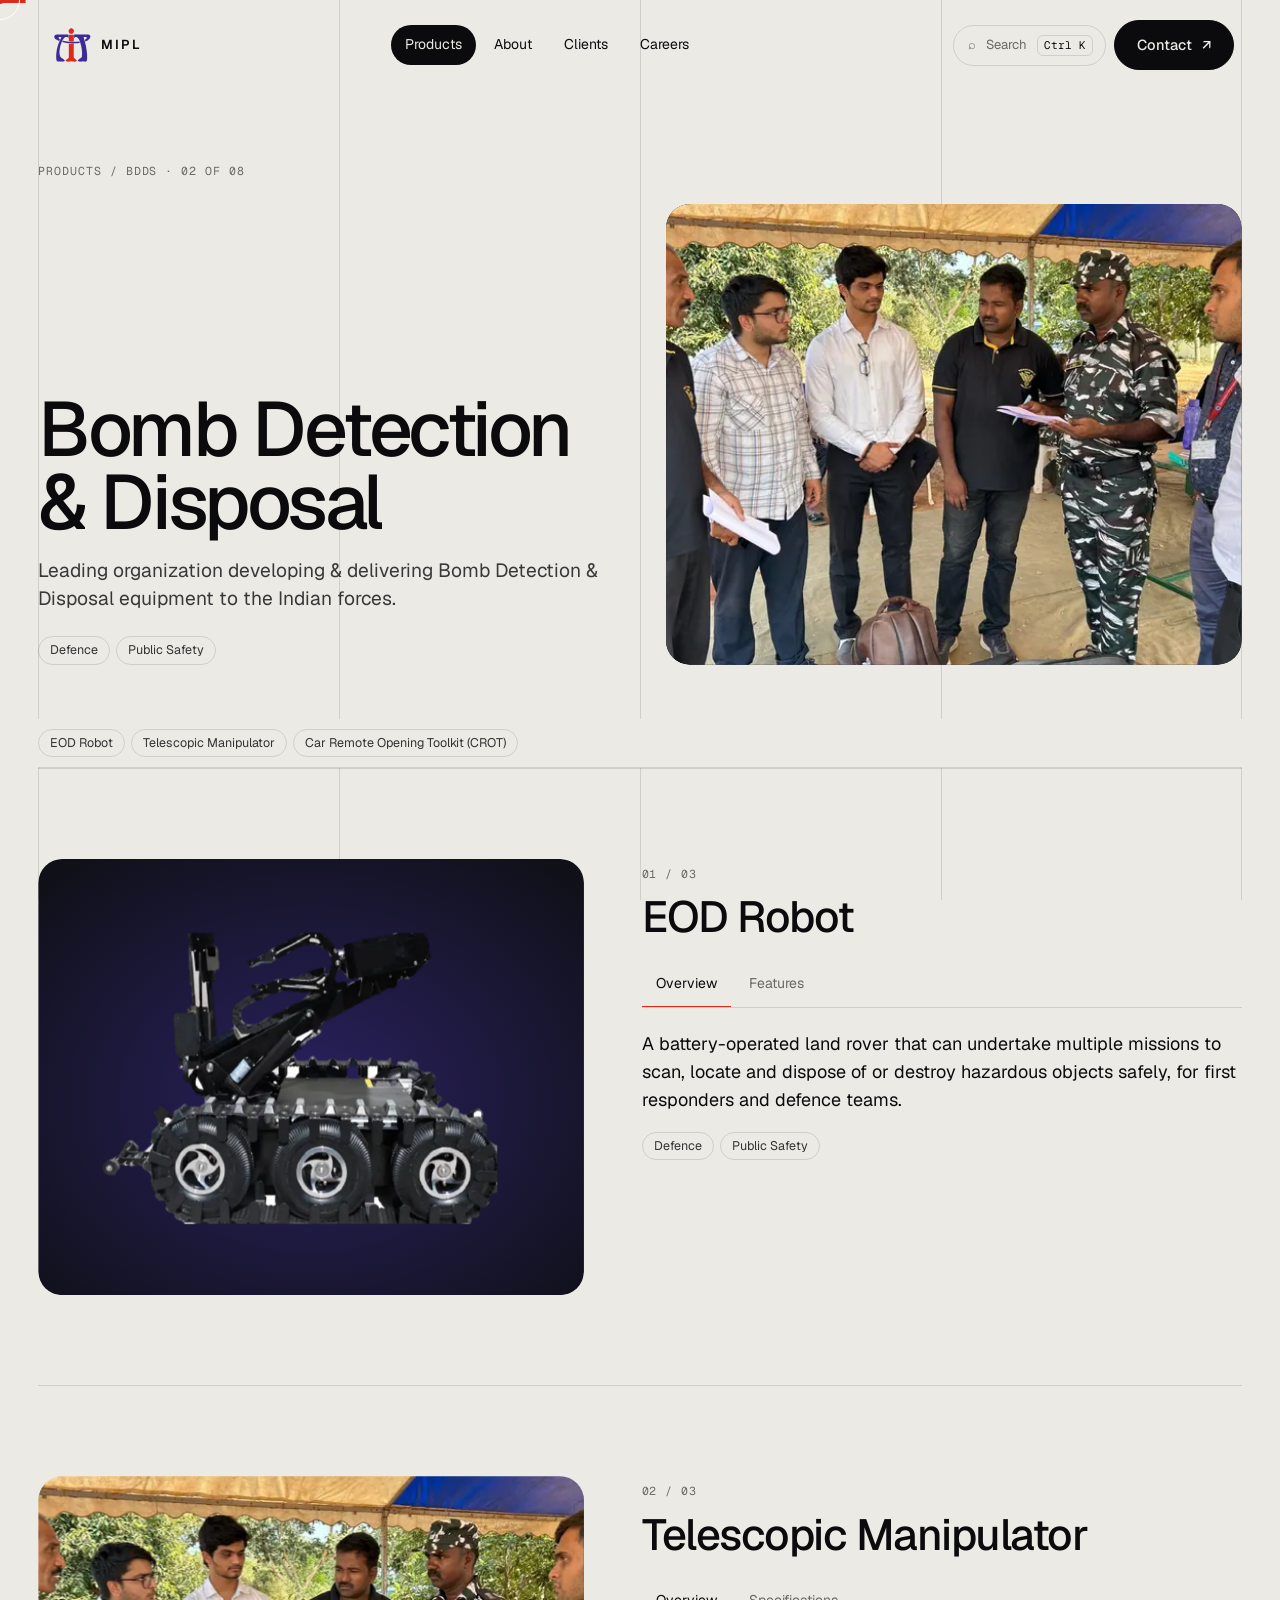
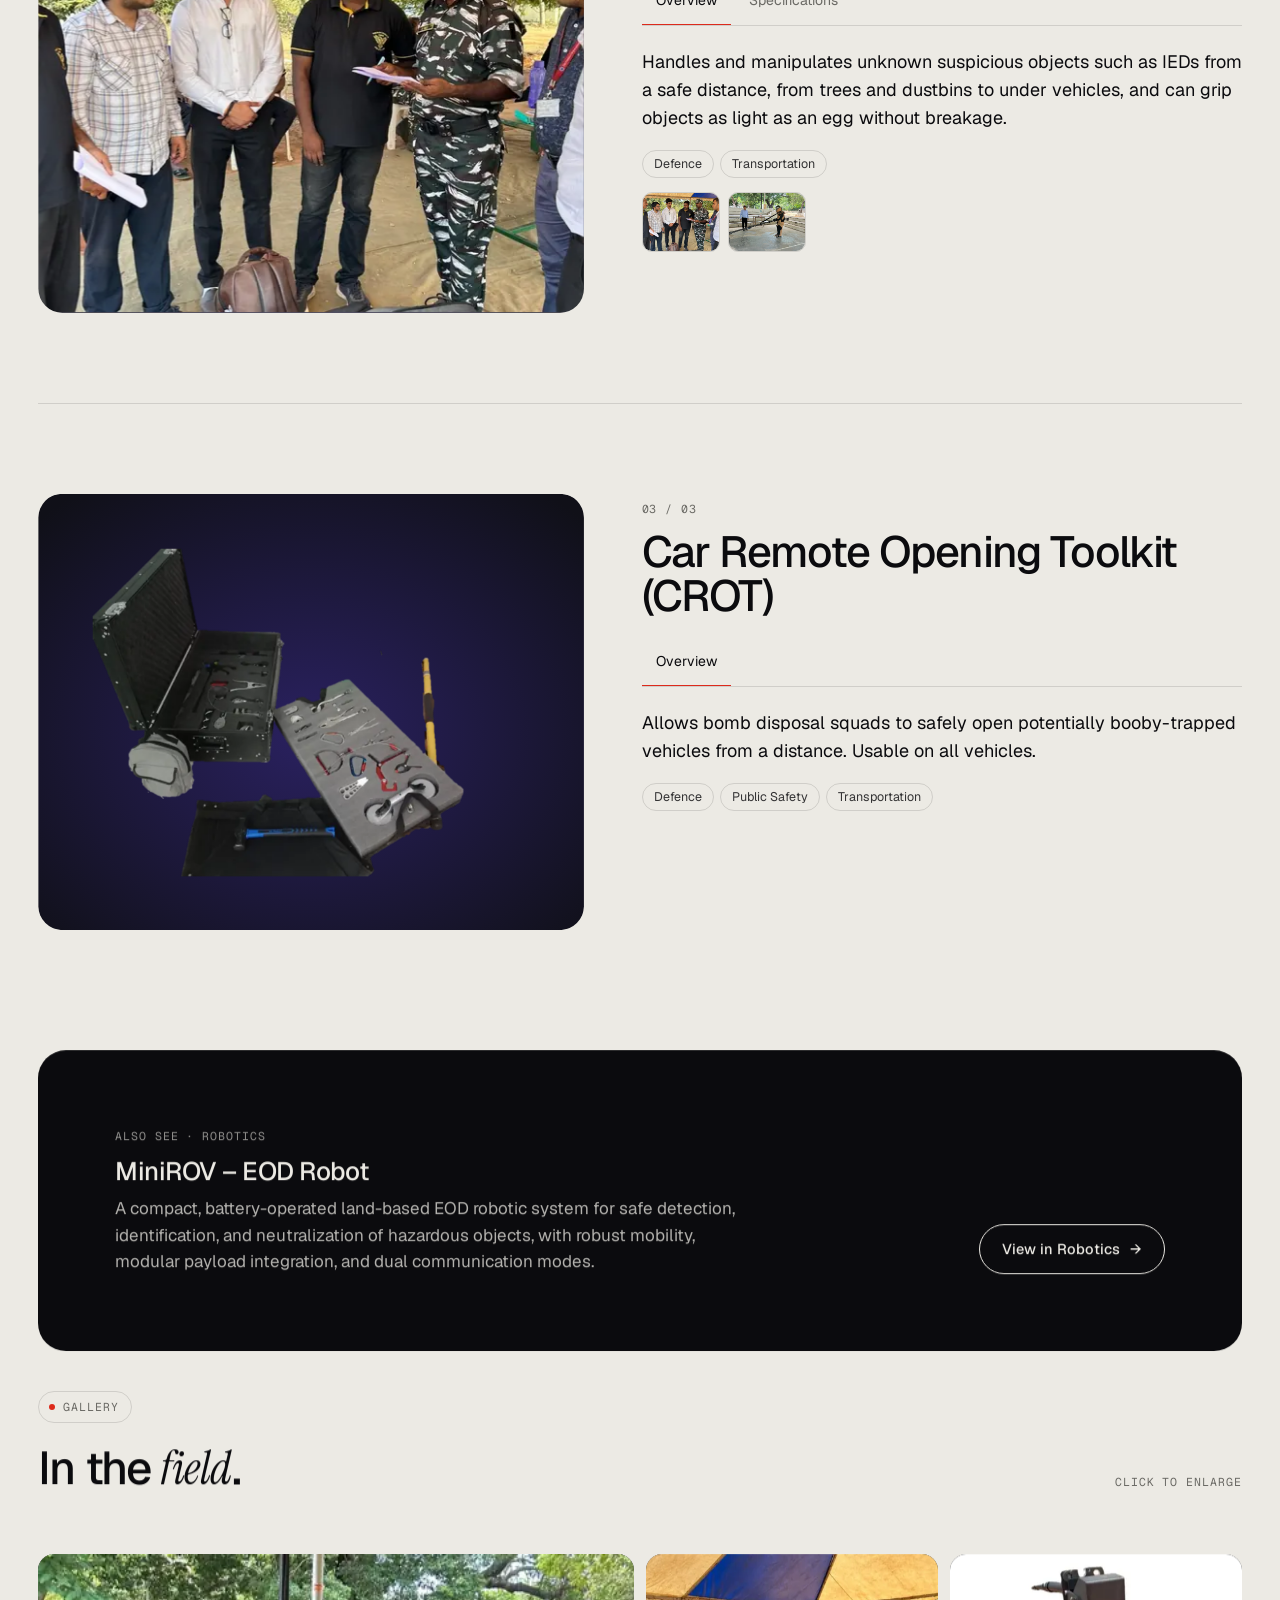
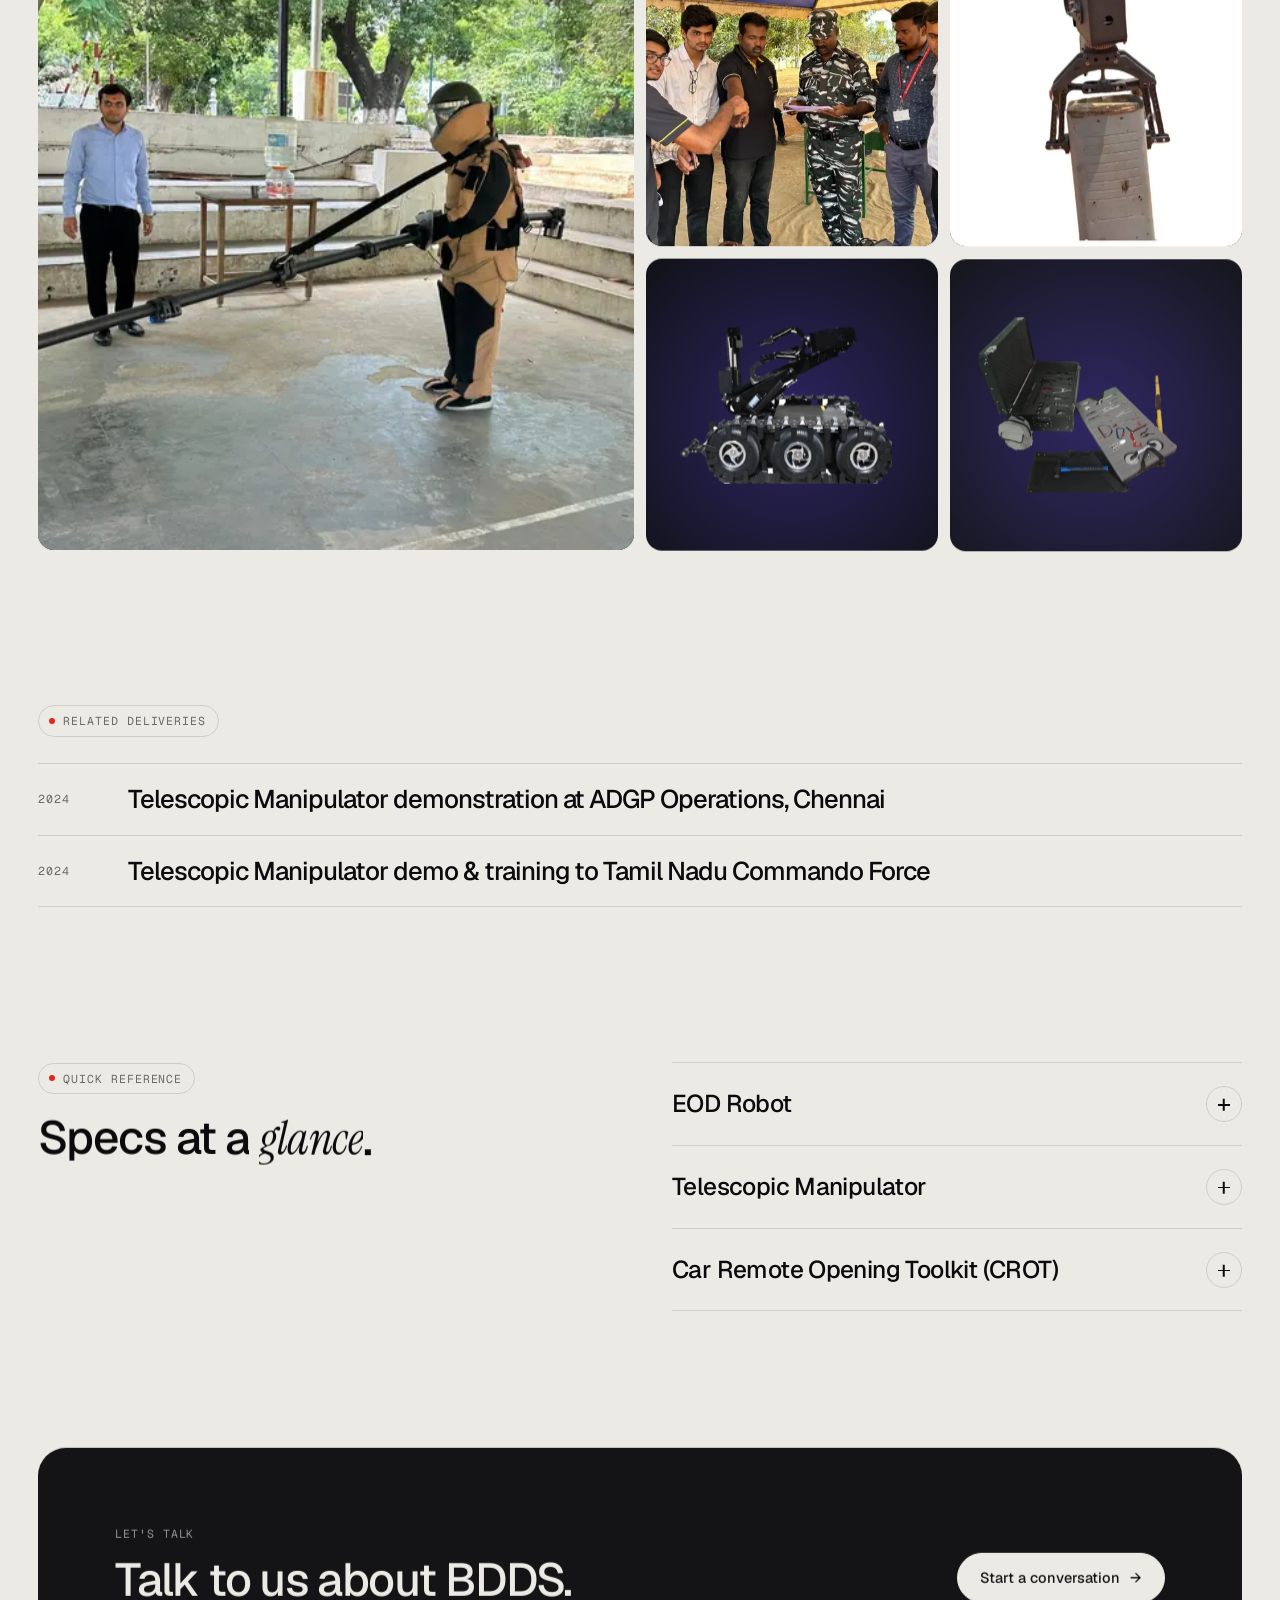
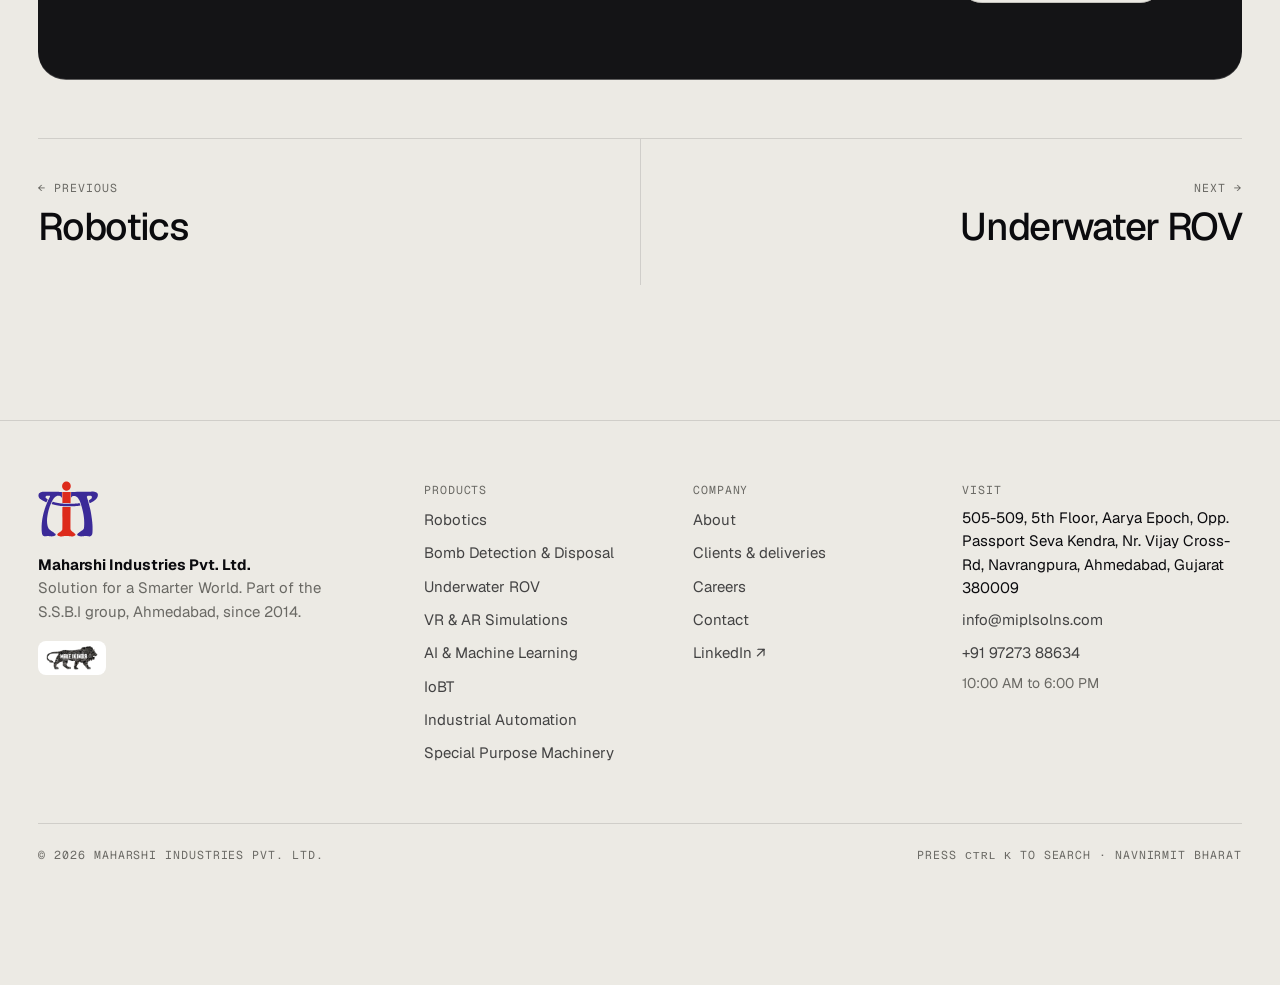
<file: products/bomb-detection-disposal.html>
<!doctype html>
<html lang="en" data-root="../" data-theme="light"><head>
<meta charset="utf-8"><meta name="viewport" content="width=device-width,initial-scale=1">
<title>Bomb Detection &amp; Disposal | Maharshi Industries (MIPL)</title><meta name="description" content="Remote tools that let bomb disposal squads handle suspicious objects from a safe distance."><link rel="canonical" href="https://miplsolns.com/products/bomb-detection-disposal.html">
<meta name="theme-color" content="#ECEAE4">
<meta property="og:type" content="website"><meta property="og:site_name" content="Maharshi Industries Pvt. Ltd."><meta property="og:title" content="Bomb Detection &amp; Disposal | Maharshi Industries (MIPL)"><meta property="og:description" content="Remote tools that let bomb disposal squads handle suspicious objects from a safe distance."><meta property="og:url" content="https://miplsolns.com/products/bomb-detection-disposal.html"><meta property="og:image" content="https://miplsolns.com/assets/og/og-default.jpg"><meta property="og:image:width" content="1200"><meta property="og:image:height" content="630">
<meta name="twitter:card" content="summary_large_image"><meta name="twitter:title" content="Bomb Detection &amp; Disposal | Maharshi Industries (MIPL)"><meta name="twitter:description" content="Remote tools that let bomb disposal squads handle suspicious objects from a safe distance."><meta name="twitter:image" content="https://miplsolns.com/assets/og/og-default.jpg">
<link rel="icon" href="../favicon.ico" sizes="48x48"><link rel="icon" href="../favicon.svg" type="image/svg+xml"><link rel="apple-touch-icon" href="../apple-touch-icon.png"><link rel="manifest" href="../site.webmanifest">
<link rel="stylesheet" href="../assets/css/v2.css">
<script>(function(h){h.classList.add('js');try{if(sessionStorage.getItem('miplCurtain')==='1'){sessionStorage.removeItem('miplCurtain');if(!matchMedia('(prefers-reduced-motion: reduce)').matches)h.classList.add('arriving')}}catch(e){}setTimeout(function(){h.classList.remove('arriving')},2500)})(document.documentElement);</script>
<script type="application/ld+json">{"@context": "https://schema.org", "@type": "Organization", "name": "Maharshi Industries Pvt. Ltd.", "alternateName": "MIPL", "url": "https://miplsolns.com/", "logo": "https://miplsolns.com/assets/logo/mipl-logo.svg", "email": "info@miplsolns.com", "telephone": "+91 97273 88634", "foundingDate": "2014", "address": {"@type": "PostalAddress", "streetAddress": "505-509, 5th Floor, Aarya Epoch, Navrangpura", "addressLocality": "Ahmedabad", "addressRegion": "Gujarat", "postalCode": "380009", "addressCountry": "IN"}, "sameAs": ["https://www.linkedin.com/company/maharshi-industries-pvt-ltd/"]}</script></head>
<body>
<div id="prog" aria-hidden="true"></div><div class="grid-lines" aria-hidden="true"><i></i><i></i><i></i><i></i></div><a class="skip" href="#main">Skip to content</a>
<header class="nav"><a class="brand" href="../index.html" aria-label="Maharshi Industries, home"><svg class="mlogo" viewBox="54 1 398 369" xmlns="http://www.w3.org/2000/svg" aria-hidden="true" focusable="false"><g><path class="bp" d="M93.06 71.14c-1.49 0.06-2.69 0.18-3.56 0.36-0.73 0.15-2.01 0.33-2.88 0.39-2.08 0.15-3.05 0.3-3.86 0.61-0.36 0.15-1.23 0.35-1.91 0.45-0.68 0.1-1.61 0.33-2.08 0.5-0.46 0.18-1.33 0.43-1.93 0.55-0.6 0.14-1.33 0.36-1.62 0.51-0.29 0.15-0.99 0.4-1.54 0.55-1.11 0.31-2.36 0.8-3.12 1.21-0.28 0.14-0.73 0.38-1 0.5-0.28 0.12-0.73 0.36-1 0.5-0.28 0.15-0.79 0.41-1.15 0.6-1.43 0.73-4.23 2.95-5.41 4.3-1.29 1.48-2.7 3.56-2.94 4.35-0.05 0.16-0.29 0.7-0.53 1.21-0.24 0.51-0.53 1.36-0.61 1.88-0.1 0.53-0.3 1.36-0.44 1.85-0.56 1.99-0.56 7.03 0 9.16 0.14 0.51 0.34 1.5 0.45 2.19 0.11 0.68 0.34 1.55 0.5 1.94 0.16 0.38 0.39 1 0.5 1.38 0.46 1.68 2.36 5 4.42 7.75 1.54 2.05 5.29 5.51 7.95 7.31 0.35 0.24 0.89 0.61 1.2 0.84 1.36 0.98 3.59 2.43 5.3 3.48 0.49 0.3 1.1 0.69 1.38 0.88 0.28 0.19 0.75 0.46 1.05 0.61 0.3 0.16 0.78 0.45 1.05 0.65 0.28 0.2 0.56 0.36 0.65 0.36 0.09-0 0.38 0.15 0.64 0.34 0.26 0.19 0.91 0.58 1.43 0.86 0.51 0.29 1.64 0.91 2.5 1.39 0.86 0.48 1.76 0.99 2 1.12 0.24 0.15 0.64 0.33 0.89 0.4 0.25 0.09 0.55 0.25 0.68 0.39 0.11 0.12 0.53 0.35 0.91 0.51 0.39 0.15 0.85 0.38 1.03 0.5 0.18 0.11 0.65 0.38 1.06 0.58 0.41 0.2 0.98 0.49 1.25 0.64 0.28 0.15 0.75 0.39 1.06 0.53 0.31 0.14 0.76 0.36 1 0.5 0.24 0.14 0.69 0.36 1 0.5 0.31 0.14 0.76 0.36 1 0.5 0.59 0.31 4.86 2.36 7.62 3.66 1.83 0.86 2.83 1.14 3.38 0.94 0.38-0.12 0.43-0.2 1.29-1.91 0.1-0.21 0.73-1.56 1.4-3 1.28-2.76 2.19-4.71 2.56-5.44 0.12-0.24 0.35-0.74 0.5-1.11 0.14-0.38 0.36-0.83 0.49-1 0.11-0.18 0.33-0.6 0.45-0.94 0.12-0.35 0.59-1.33 1.03-2.18 0.81-1.61 0.95-2.21 0.68-2.94-0.15-0.4-1.44-1.39-4.26-3.26-0.73-0.48-1.65-1.16-2.06-1.51-0.41-0.36-1-0.81-1.31-1.01-1.34-0.85-3.44-2.7-4.19-3.7-0.33-0.41-0.84-1.35-1.15-2.08-0.69-1.6-0.84-2.71-0.75-5.26l0.06-1.66 0.54-1.09c0.41-0.8 0.79-1.31 1.49-2.02 1.18-1.18 2.1-1.69 4.56-2.5 1.64-0.54 2.08-0.62 3.5-0.74 3.25-0.25 7.99-0.29 11.45-0.09l3.33 0.19 1.49 0.59c1.65 0.65 2.16 0.98 2.62 1.69 0.43 0.64 0.5 1.33 0.25 2.08-0.11 0.34-0.29 0.94-0.39 1.35-0.11 0.4-0.3 0.89-0.44 1.07-0.12 0.19-0.36 0.66-0.51 1.07-0.15 0.4-0.38 0.88-0.49 1.05-0.12 0.18-0.4 0.68-0.61 1.12-0.21 0.45-0.48 0.95-0.58 1.12-0.1 0.18-0.53 1.04-0.95 1.94-0.43 0.89-0.86 1.76-0.99 1.94-0.11 0.18-0.31 0.59-0.44 0.94-0.14 0.34-0.35 0.83-0.5 1.06-0.14 0.24-0.36 0.69-0.5 1-0.12 0.31-0.34 0.71-0.45 0.89-0.12 0.18-0.34 0.6-0.48 0.94-0.12 0.34-0.58 1.29-0.99 2.11-0.4 0.83-1.01 2.06-1.34 2.75-0.33 0.69-0.81 1.7-1.07 2.25-1.11 2.35-3.93 8.53-4.74 10.44-0.19 0.45-0.61 1.38-0.94 2.06-0.31 0.69-0.73 1.61-0.89 2.06-0.18 0.45-0.44 1.04-0.6 1.31-0.16 0.28-0.36 0.78-0.44 1.12-0.09 0.34-0.28 0.83-0.43 1.06-0.36 0.58-1.03 2.08-1.48 3.28-0.19 0.53-0.49 1.23-0.65 1.56-0.16 0.33-0.38 0.83-0.46 1.1-0.09 0.28-0.31 0.81-0.5 1.19-0.19 0.38-0.44 0.98-0.54 1.33-0.1 0.35-0.33 0.91-0.5 1.25-0.18 0.34-0.38 0.86-0.46 1.18-0.09 0.31-0.26 0.79-0.41 1.06-0.31 0.6-1.11 2.62-1.58 4-0.2 0.55-0.49 1.28-0.66 1.62-0.18 0.34-0.41 0.96-0.53 1.36-0.12 0.4-0.29 0.85-0.39 1-0.09 0.15-0.26 0.6-0.38 1-0.12 0.41-0.38 1.11-0.58 1.55-0.2 0.44-0.45 1.11-0.56 1.5-0.11 0.4-0.34 0.98-0.5 1.29-0.15 0.31-0.38 0.9-0.48 1.31-0.11 0.41-0.36 1.11-0.56 1.56-0.2 0.44-0.4 1-0.45 1.24-0.05 0.24-0.25 0.83-0.44 1.31-0.19 0.48-0.51 1.38-0.73 2-0.21 0.61-0.5 1.49-0.65 1.94-0.15 0.45-0.44 1.24-0.64 1.75-0.2 0.51-0.45 1.3-0.56 1.75-0.11 0.45-0.33 1.1-0.49 1.44-0.15 0.35-0.35 0.94-0.44 1.31-0.09 0.38-0.29 1.01-0.46 1.41-0.16 0.4-0.41 1.21-0.55 1.8-0.14 0.6-0.39 1.35-0.55 1.66-0.15 0.31-0.35 0.9-0.44 1.31-0.08 0.41-0.31 1.16-0.51 1.66-0.19 0.49-0.41 1.28-0.49 1.75-0.08 0.46-0.3 1.2-0.5 1.65-0.2 0.45-0.43 1.2-0.51 1.69-0.08 0.48-0.3 1.24-0.49 1.69-0.2 0.45-0.41 1.23-0.49 1.74-0.09 0.51-0.31 1.3-0.51 1.76-0.2 0.45-0.43 1.2-0.5 1.66-0.06 0.45-0.29 1.24-0.49 1.74-0.2 0.5-0.44 1.39-0.51 1.96-0.09 0.64-0.26 1.3-0.46 1.68-0.2 0.4-0.4 1.15-0.54 2.01-0.12 0.79-0.34 1.61-0.5 1.91-0.15 0.31-0.36 1.15-0.51 2.05-0.14 0.89-0.35 1.7-0.48 1.91-0.25 0.41-0.45 1.28-0.59 2.51-0.04 0.41-0.21 1.05-0.38 1.41-0.29 0.66-0.46 1.43-0.61 2.84-0.05 0.41-0.21 1.06-0.38 1.44-0.31 0.75-0.5 1.61-0.62 2.88-0.05 0.44-0.24 1.29-0.44 1.88-0.21 0.65-0.43 1.64-0.5 2.45-0.09 0.8-0.3 1.8-0.51 2.45-0.24 0.71-0.4 1.6-0.5 2.56-0.09 0.94-0.28 1.89-0.5 2.61-0.24 0.74-0.43 1.74-0.55 2.88-0.1 0.96-0.26 2-0.38 2.3-0.34 0.94-0.54 2.11-0.62 3.62-0.04 0.79-0.16 1.71-0.25 2.06-0.49 1.76-0.59 2.29-0.75 4.25-0.1 1.16-0.3 2.55-0.44 3.06-0.29 1.05-0.62 3.86-0.62 5.16 0 0.46-0.14 1.48-0.3 2.25-0.39 1.81-0.55 3.19-0.65 5.59-0.04 1.06-0.21 2.73-0.38 3.69-0.36 2.24-0.53 4.11-0.68 8.06-0.06 1.75-0.2 3.8-0.3 4.54-0.46 3.38-0.7 10.95-0.7 22.59 0 12.24 0.21 18.4 0.74 21.75 0.12 0.86 0.28 2.46 0.31 3.56 0.1 2.56 0.28 4.15 0.58 5.29 0.14 0.5 0.34 1.75 0.45 2.79 0.12 1.2 0.31 2.24 0.5 2.84 0.18 0.53 0.4 1.53 0.5 2.24 0.1 0.71 0.31 1.61 0.48 2.01 0.16 0.39 0.39 1.14 0.51 1.65 0.11 0.51 0.35 1.18 0.5 1.46 0.16 0.29 0.39 0.83 0.5 1.19 0.21 0.66 0.44 1.04 1.88 3.26 0.89 1.39 2.91 3.44 4.06 4.14 2 1.2 2.73 1.56 3.44 1.7 0.41 0.09 1.2 0.33 1.75 0.54l1 0.39 3.88 0.05c4.34 0.05 6.88-0.09 9.64-0.53 5.44-0.89 16.7-0.83 20.55 0.1 0.81 0.2 2.02 0.36 3.2 0.44 1.05 0.08 2.53 0.28 3.35 0.45 2.05 0.45 4.05 0.59 8.51 0.59 4.21-0 5.81-0.12 7.31-0.59 0.51-0.16 1.49-0.36 2.15-0.43 0.68-0.08 1.65-0.28 2.19-0.45 0.54-0.18 1.5-0.4 2.15-0.51 0.64-0.1 1.4-0.28 1.69-0.38 0.28-0.11 1.03-0.35 1.64-0.54 0.62-0.19 1.35-0.46 1.62-0.6 0.28-0.15 0.8-0.35 1.15-0.45 0.79-0.24 2.18-0.99 2.81-1.51 0.25-0.21 0.68-0.54 0.95-0.73 0.65-0.44 2.04-2.16 2.53-3.14 0.66-1.36 0.74-3.43 0.15-4.35-0.15-0.24-0.41-0.7-0.59-1.03-0.4-0.75-1.91-2.34-3.81-4.01-1.51-1.33-1.71-1.49-3.69-2.8-0.69-0.45-1.6-1.12-2.02-1.49-0.43-0.35-0.96-0.75-1.19-0.86-0.23-0.11-1.01-0.64-1.75-1.16-0.74-0.53-1.75-1.24-2.24-1.58-0.5-0.35-1.1-0.79-1.35-0.98-0.25-0.19-0.95-0.69-1.58-1.1-1.49-0.99-3.8-2.6-4.29-2.99-0.41-0.33-0.89-0.66-2.71-1.89-0.61-0.41-1.36-0.94-1.65-1.15-0.29-0.23-0.79-0.59-1.12-0.81-0.33-0.23-0.8-0.55-1.04-0.71-0.24-0.16-1.14-0.79-2-1.38-0.86-0.58-1.81-1.26-2.12-1.5-0.31-0.25-0.85-0.64-1.2-0.86-2.14-1.41-6.41-4.93-8.22-6.76-1.98-2-3.99-4.83-4.96-6.94-0.14-0.31-0.41-0.81-0.61-1.12-0.19-0.31-0.43-0.81-0.5-1.12-0.09-0.31-0.29-0.79-0.44-1.06-0.16-0.28-0.39-0.84-0.5-1.25-0.12-0.41-0.35-1-0.5-1.31-0.16-0.31-0.35-0.83-0.44-1.12-0.09-0.31-0.34-1.04-0.56-1.62-0.23-0.59-0.45-1.31-0.5-1.62-0.05-0.31-0.26-0.98-0.46-1.49-0.2-0.51-0.45-1.38-0.55-1.94-0.11-0.56-0.3-1.25-0.43-1.54-0.12-0.3-0.33-1.14-0.44-1.86-0.12-0.74-0.38-1.8-0.58-2.36-0.23-0.68-0.4-1.53-0.49-2.44-0.09-0.76-0.29-1.85-0.45-2.41-0.23-0.75-0.36-1.68-0.49-3.39-0.11-1.29-0.33-3.03-0.5-3.84-0.41-1.99-0.53-3.34-0.71-8.86-0.31-9.09-0.05-23.24 0.5-26.5 0.4-2.38 0.51-3.34 0.65-5.56 0.09-1.34 0.28-2.8 0.5-3.94 0.2-1 0.39-2.38 0.44-3.06 0.09-1.48 0.28-2.69 0.53-3.38 0.19-0.55 0.34-1.49 0.54-3.5 0.08-0.76 0.28-1.94 0.44-2.62 0.18-0.69 0.36-1.81 0.45-2.5 0.08-0.69 0.3-1.88 0.49-2.62 0.2-0.76 0.43-1.85 0.5-2.44 0.21-1.73 0.34-2.44 0.56-2.95 0.11-0.26 0.31-1.19 0.44-2.05 0.14-0.86 0.35-1.9 0.49-2.31 0.12-0.41 0.35-1.45 0.5-2.31 0.15-0.86 0.41-2.01 0.59-2.56 0.18-0.55 0.4-1.54 0.5-2.2 0.1-0.66 0.29-1.45 0.41-1.75 0.14-0.3 0.36-1.2 0.5-2 0.14-0.79 0.39-1.8 0.56-2.25 0.16-0.44 0.41-1.35 0.55-2.01 0.15-0.66 0.34-1.36 0.44-1.56 0.1-0.19 0.31-0.9 0.46-1.58 0.15-0.69 0.44-1.66 0.62-2.19 0.19-0.54 0.41-1.3 0.49-1.71 0.09-0.41 0.29-1.06 0.45-1.44 0.16-0.38 0.38-1.09 0.49-1.58 0.1-0.49 0.35-1.29 0.56-1.78 0.2-0.49 0.44-1.25 0.53-1.68 0.09-0.44 0.25-0.99 0.38-1.23 0.11-0.25 0.35-0.93 0.53-1.5 0.16-0.59 0.45-1.4 0.61-1.81 0.18-0.41 0.39-1.06 0.48-1.44 0.09-0.38 0.3-0.98 0.46-1.34 0.16-0.35 0.41-1.05 0.55-1.54 0.14-0.5 0.36-1.14 0.51-1.41 0.14-0.29 0.41-1 0.61-1.59 0.56-1.7 1.2-3.44 1.46-3.96 0.14-0.26 0.35-0.81 0.46-1.23 0.12-0.41 0.35-1.01 0.51-1.33 0.15-0.31 0.4-0.94 0.55-1.38 0.15-0.44 0.34-0.91 0.43-1.05 0.09-0.14 0.29-0.64 0.44-1.1 0.16-0.46 0.41-1.09 0.58-1.38 0.16-0.29 0.36-0.78 0.44-1.09 0.09-0.3 0.29-0.83 0.45-1.15 0.16-0.33 0.44-0.95 0.6-1.4 0.18-0.44 0.4-0.94 0.5-1.1 0.11-0.16 0.3-0.61 0.44-0.99 0.12-0.39 0.41-1.03 0.61-1.44 0.21-0.4 0.48-0.99 0.59-1.3 0.11-0.3 0.29-0.69 0.39-0.85 0.11-0.18 0.33-0.68 0.49-1.14 0.15-0.45 0.43-1.05 0.61-1.31 0.18-0.26 0.33-0.59 0.33-0.71 0-0.11 0.21-0.62 0.49-1.14 0.26-0.5 0.53-1.09 0.56-1.3 0.05-0.21 0.23-0.58 0.4-0.81 0.16-0.23 0.41-0.73 0.55-1.1 0.15-0.38 0.38-0.84 0.51-1.03 0.14-0.2 0.36-0.68 0.49-1.06 0.14-0.4 0.33-0.81 0.43-0.91 0.1-0.11 0.36-0.6 0.6-1.07 0.24-0.49 0.53-1.05 0.62-1.25 0.11-0.21 0.56-1.09 1-1.96 0.71-1.44 1.1-2.19 2.3-4.44 0.21-0.4 0.55-1.01 0.76-1.35 0.21-0.35 0.7-1.16 1.09-1.81 1.96-3.29 3.23-5.18 5.64-8.44 3.33-4.5 8.69-9.93 11.89-12.03 0.54-0.36 1.2-0.83 1.46-1.03 0.56-0.45 3.71-2.16 4.6-2.51 0.34-0.14 0.89-0.38 1.21-0.54 0.33-0.16 0.86-0.36 1.2-0.45 0.34-0.09 0.83-0.26 1.1-0.4 0.28-0.14 1.26-0.41 2.2-0.62 0.94-0.2 2.14-0.49 2.65-0.62 0.85-0.24 1.29-0.26 4.81-0.28l3.88-0.01 0.94 0.33c0.53 0.18 1.54 0.44 2.25 0.58 0.73 0.14 1.62 0.39 2 0.56 0.38 0.18 0.94 0.38 1.23 0.46 2.18 0.58 6.55 3.84 8.46 6.31 0.41 0.54 0.99 1.25 1.28 1.6 0.29 0.35 0.76 1.11 1.05 1.7 0.29 0.59 0.66 1.25 0.81 1.48 0.16 0.21 0.4 0.66 0.53 1 0.12 0.34 0.31 0.61 0.43 0.64 0.55 0.1 0.54 0.53 0.49-19.85-0.05-22.11 0.11-19.69-1.34-19.88-0.48-0.06-6.15-0.11-12.61-0.12-12.62-0-20.86-0.12-42.06-0.62-2.58-0.06-11.01-0.18-18.75-0.25-11.93-0.12-14.98-0.19-20.06-0.45-8.35-0.44-19.09-0.62-24-0.41Z"/><path class="bp" d="M402 71.14c-6.68 0.08-9.41 0.18-14.25 0.5-1.76 0.11-10.08 0.26-28.56 0.49-6.05 0.08-13.48 0.19-16.5 0.26-12.99 0.29-23.65 0.4-45.88 0.48-25.59 0.09-24.15 0.04-24.43 0.75-0.06 0.18-0.16 1.5-0.2 2.95-0.06 2.16-0.29 24.39-0.31 30.25-0.01 1.81 0.15 3.64 0.35 3.84 0.21 0.21 0.58-0.01 0.96-0.62 1.05-1.66 1.49-2.4 1.78-2.96 1-1.96 4.12-5.05 6.14-6.04 0.39-0.2 0.94-0.48 1.21-0.62 0.46-0.24 1.58-0.62 3.12-1.1 0.44-0.14 1.44-0.21 3.38-0.26 3.38-0.08 5.95 0.09 7 0.46 0.41 0.15 1.34 0.36 2.06 0.49 0.75 0.14 1.59 0.36 1.94 0.54 0.35 0.18 1.05 0.44 1.56 0.59 1 0.3 3.78 1.64 4.81 2.31 0.35 0.23 0.89 0.58 1.21 0.78 1.14 0.71 2.06 1.43 3.79 2.95 2.78 2.45 4.9 4.94 9.33 10.91 0.62 0.84 1.75 2.54 2.76 4.16 0.45 0.74 0.95 1.5 1.1 1.69 0.16 0.2 0.46 0.7 0.69 1.12 0.21 0.43 0.61 1.14 0.88 1.59 0.66 1.11 1.41 2.54 2.25 4.25 1.29 2.61 1.66 3.44 1.81 3.94 0.09 0.28 0.31 0.75 0.5 1.06 0.19 0.31 0.41 0.88 0.5 1.25 0.09 0.38 0.31 1 0.51 1.38 0.19 0.38 0.41 0.96 0.49 1.31 0.08 0.34 0.28 0.85 0.44 1.12 0.16 0.29 0.41 0.98 0.55 1.55 0.14 0.56 0.38 1.2 0.51 1.39 0.15 0.2 0.35 0.78 0.45 1.28 0.1 0.5 0.35 1.25 0.55 1.66 0.2 0.41 0.41 1.07 0.49 1.46 0.08 0.39 0.28 1 0.45 1.34 0.18 0.35 0.4 1.01 0.5 1.48 0.11 0.48 0.36 1.21 0.56 1.66 0.2 0.45 0.43 1.18 0.5 1.61 0.08 0.45 0.28 1.07 0.45 1.4 0.16 0.33 0.4 1.1 0.54 1.71 0.14 0.62 0.36 1.35 0.5 1.62 0.14 0.28 0.35 0.91 0.46 1.41 0.11 0.51 0.34 1.24 0.5 1.62 0.16 0.39 0.4 1.21 0.54 1.81 0.14 0.61 0.36 1.38 0.5 1.71 0.14 0.33 0.35 1.05 0.46 1.62 0.11 0.56 0.34 1.34 0.5 1.71 0.16 0.38 0.41 1.24 0.55 1.91 0.14 0.68 0.36 1.49 0.51 1.81 0.14 0.33 0.34 1.06 0.44 1.64 0.11 0.59 0.33 1.38 0.49 1.75 0.15 0.39 0.4 1.26 0.54 1.95 0.14 0.69 0.38 1.5 0.51 1.81 0.14 0.31 0.34 1.1 0.45 1.75 0.11 0.65 0.34 1.53 0.51 1.94 0.16 0.41 0.39 1.29 0.5 1.94 0.1 0.65 0.33 1.53 0.5 1.94 0.18 0.41 0.4 1.34 0.5 2.06 0.11 0.73 0.31 1.59 0.45 1.94 0.38 0.94 0.46 1.28 0.6 2.38 0.08 0.56 0.29 1.49 0.49 2.06 0.2 0.59 0.43 1.59 0.5 2.21 0.09 0.65 0.3 1.59 0.51 2.15 0.21 0.6 0.41 1.46 0.5 2.21 0.15 1.34 0.3 2.05 0.58 2.58 0.09 0.18 0.26 1.05 0.36 1.94 0.11 0.88 0.34 2.02 0.5 2.54 0.3 0.91 0.4 1.51 0.69 3.75 0.08 0.59 0.26 1.49 0.43 2 0.16 0.51 0.34 1.41 0.39 2 0.12 1.62 0.29 2.5 0.61 3.53 0.21 0.65 0.35 1.46 0.45 2.74 0.08 1.1 0.28 2.38 0.49 3.3 0.24 0.98 0.41 2.19 0.51 3.44 0.08 1.06 0.25 2.36 0.38 2.88 0.41 1.7 0.5 2.29 0.69 4.94 0.1 1.44 0.3 3.16 0.44 3.81 0.16 0.78 0.34 2.56 0.5 5.1 0.14 2.15 0.34 4.38 0.45 4.94 0.34 1.85 0.41 2.73 0.55 7.09 0.24 7.35 0.38 10.5 0.53 12.38 0.2 2.44 0.2 12.88 0 16.06-0.08 1.38-0.24 4.78-0.34 7.56-0.31 7.98-0.38 9.08-0.66 10.19-0.14 0.55-0.31 1.59-0.39 2.31-0.31 3.05-0.39 3.6-0.58 4.12-0.11 0.31-0.31 1.03-0.44 1.59-0.56 2.38-2.35 5.75-4.21 7.94-0.68 0.8-2.3 2.24-3.6 3.2-1.69 1.25-1.89 1.39-2.44 1.71-0.31 0.18-0.9 0.58-1.31 0.88-0.41 0.31-1 0.7-1.31 0.89-0.94 0.56-3.3 2.09-4.56 2.95-0.48 0.34-1.1 0.75-1.38 0.94-0.28 0.19-0.96 0.65-1.54 1.03-0.56 0.39-1.3 0.86-1.62 1.07-0.33 0.2-1 0.69-1.51 1.06-0.5 0.38-1.18 0.86-1.49 1.06-0.33 0.21-0.93 0.61-1.34 0.91-0.41 0.29-1 0.71-1.31 0.94-0.31 0.21-0.98 0.71-1.49 1.09-0.5 0.38-1.06 0.8-1.25 0.93-2.21 1.62-3.34 2.49-4 3.06-0.44 0.39-1.15 0.98-1.58 1.33-1.76 1.41-3.28 2.81-4.88 4.48-1.41 1.49-1.79 1.98-2.4 3.09l-0.73 1.31 0 1.25c0 1.24 0.01 1.26 0.54 2.2 1.18 2.12 4.46 4.59 7.46 5.61 0.55 0.19 1.29 0.45 1.62 0.6 1.53 0.62 3.2 1.16 4.12 1.34 0.55 0.1 1.34 0.31 1.75 0.49 0.41 0.18 1.26 0.38 1.88 0.45 0.62 0.08 1.55 0.28 2.06 0.44 1.46 0.48 2.51 0.58 6.62 0.56 4.44-0 6.3-0.12 8.34-0.56 1.07-0.24 2.11-0.35 3.85-0.44 2.55-0.12 3.54-0.24 5.5-0.62 0.76-0.15 2.51-0.33 4.46-0.44 2.41-0.14 3.55-0.25 4.56-0.49 2.45-0.55 6.85-0.53 8.66 0.05 0.56 0.18 1.7 0.33 3.62 0.49 1.86 0.16 3.09 0.33 3.62 0.49 1.19 0.36 1.3 0.39 3.15 0.53 0.94 0.06 2.06 0.24 2.5 0.36 1.74 0.53 2.2 0.58 5.73 0.58l3.44-0 0.99-0.35c0.55-0.19 1.39-0.44 1.86-0.54 0.48-0.1 1.24-0.34 1.69-0.54 0.46-0.2 0.99-0.4 1.18-0.45 0.73-0.19 3.61-2.23 4.62-3.28 0.95-0.99 2.61-3.18 2.91-3.86 0.16-0.35 0.43-0.84 0.6-1.1 0.18-0.25 0.36-0.64 0.4-0.86 0.05-0.23 0.25-0.74 0.44-1.15 0.2-0.41 0.5-1.38 0.68-2.12 0.16-0.76 0.39-1.58 0.49-1.81 0.2-0.49 0.41-1.71 0.53-3.12 0.05-0.51 0.19-1.36 0.31-1.88 0.38-1.48 0.5-2.8 0.62-6.48 0.06-1.88 0.14-3.45 0.18-3.5 0.04-0.06 0.16-1.28 0.29-2.73 0.2-2.34 0.23-4.1 0.23-16.55-0.01-13.46-0.03-14.04-0.29-16.88-0.18-1.81-0.33-4.65-0.4-7.39-0.14-5.18-0.28-7.16-0.62-8.99-0.18-0.94-0.29-2.27-0.38-4.7-0.12-3.53-0.2-4.33-0.62-6.3-0.18-0.79-0.3-2.08-0.38-3.81-0.14-2.84-0.24-3.74-0.62-5.34-0.18-0.73-0.29-1.8-0.38-3.58-0.08-1.39-0.21-2.94-0.33-3.44-0.1-0.5-0.3-1.41-0.44-2.02-0.12-0.62-0.24-1.6-0.24-2.19-0.01-1.68-0.21-3.34-0.56-4.62-0.24-0.88-0.35-1.71-0.44-3.19-0.14-2.36-0.18-2.65-0.58-4.12-0.21-0.79-0.34-1.76-0.44-3.25-0.11-1.7-0.23-2.46-0.56-3.78-0.25-0.98-0.43-1.96-0.43-2.4 0-1.3-0.25-3.19-0.56-4.34-0.2-0.71-0.36-1.74-0.45-2.86-0.08-1.07-0.25-2.24-0.45-3-0.43-1.68-0.5-2.1-0.65-4-0.08-0.94-0.24-1.98-0.38-2.44-0.25-0.78-0.35-1.4-0.64-3.95-0.06-0.62-0.26-1.59-0.43-2.15-0.18-0.56-0.35-1.43-0.39-1.93-0.11-1.23-0.4-2.84-0.64-3.5-0.1-0.3-0.28-1.26-0.38-2.15-0.11-0.99-0.31-2.06-0.54-2.75-0.2-0.62-0.43-1.65-0.5-2.27-0.08-0.62-0.28-1.6-0.45-2.18-0.18-0.59-0.4-1.64-0.51-2.35-0.1-0.71-0.35-1.73-0.54-2.25-0.2-0.54-0.43-1.38-0.5-1.88-0.08-0.5-0.3-1.39-0.51-2-0.2-0.6-0.43-1.51-0.49-2.02-0.08-0.51-0.29-1.39-0.5-1.94-0.2-0.55-0.43-1.4-0.5-1.88-0.08-0.49-0.3-1.36-0.5-1.95-0.2-0.59-0.4-1.38-0.45-1.75-0.11-0.91-0.28-1.53-0.62-2.43-0.16-0.41-0.36-1.2-0.45-1.75-0.08-0.55-0.3-1.43-0.5-1.95-0.19-0.51-0.4-1.39-0.49-1.93-0.09-0.55-0.29-1.38-0.46-1.84-0.16-0.48-0.41-1.46-0.55-2.2-0.14-0.74-0.36-1.59-0.5-1.9-0.14-0.3-0.31-0.95-0.38-1.44-0.08-0.48-0.33-1.5-0.56-2.25-0.23-0.76-0.49-1.78-0.56-2.25-0.08-0.49-0.3-1.3-0.5-1.83-0.19-0.53-0.41-1.43-0.5-2-0.08-0.58-0.3-1.45-0.5-1.93-0.19-0.49-0.41-1.35-0.49-1.93-0.08-0.58-0.3-1.45-0.5-1.95-0.2-0.5-0.43-1.35-0.5-1.9-0.15-1.12-0.24-1.49-0.6-2.29-0.14-0.31-0.31-1.07-0.4-1.69-0.09-0.62-0.3-1.46-0.46-1.88-0.18-0.41-0.43-1.36-0.55-2.1-0.14-0.75-0.36-1.59-0.5-1.85-0.12-0.26-0.35-1.01-0.48-1.65-0.14-0.65-0.36-1.41-0.51-1.71-0.15-0.29-0.35-0.93-0.45-1.4-0.1-0.48-0.35-1.2-0.55-1.59-0.19-0.4-0.43-1.07-0.5-1.51-0.08-0.44-0.3-1.11-0.49-1.49-0.2-0.39-0.45-1.11-0.56-1.62-0.11-0.51-0.31-1.1-0.44-1.31-0.14-0.21-0.36-0.86-0.51-1.44-0.15-0.58-0.38-1.26-0.51-1.53-0.12-0.26-0.33-0.86-0.44-1.33-0.1-0.46-0.35-1.18-0.55-1.6-0.2-0.41-0.43-1.11-0.5-1.55-0.08-0.45-0.28-1.07-0.45-1.41-0.16-0.33-0.41-1.06-0.54-1.62-0.14-0.58-0.4-1.38-0.58-1.78-0.25-0.56-0.34-1.03-0.4-1.94-0.1-1.62 0.08-2.36 0.85-3.61 0.73-1.19 2.11-2.41 3.15-2.78 0.36-0.11 0.85-0.34 1.1-0.49 0.26-0.15 1.05-0.38 1.85-0.51 0.79-0.15 1.95-0.4 2.61-0.58 2.33-0.6 11.48-0.55 13.4 0.08 0.45 0.15 1.46 0.35 2.25 0.45 0.99 0.14 1.74 0.31 2.44 0.6 0.55 0.23 1.24 0.48 1.53 0.56 0.29 0.08 0.69 0.28 0.88 0.43 0.19 0.15 0.58 0.44 0.85 0.62 1.05 0.7 1.8 1.83 2.2 3.28 0.24 0.88 0.26 1.19 0.19 2.5-0.11 2.24-0.46 3.96-1.07 5.34-1 2.25-1.99 3.84-3.11 5.04-0.4 0.41-0.88 0.96-1.06 1.23-0.61 0.8-3.61 3.26-5.7 4.66-1.65 1.11-5.74 3.35-7.12 3.91-0.38 0.15-1 0.49-1.38 0.74-0.65 0.44-0.69 0.49-0.73 1.05-0.03 0.38 0.08 0.91 0.28 1.51 0.18 0.51 0.4 1.3 0.5 1.75 0.11 0.46 0.34 1.16 0.5 1.55 0.16 0.4 0.4 1.18 0.51 1.73 0.12 0.55 0.35 1.31 0.51 1.7 0.16 0.39 0.4 1.23 0.54 1.84 0.14 0.62 0.36 1.36 0.51 1.65 0.15 0.29 0.35 1.01 0.45 1.6 0.11 0.6 0.35 1.45 0.55 1.9 0.19 0.45 0.41 1.2 0.5 1.66 0.29 1.6 0.91 2.09 2.02 1.59 2.04-0.9 3.45-1.58 3.76-1.79 0.19-0.12 0.68-0.36 1.09-0.53 0.4-0.16 0.93-0.43 1.15-0.6 0.23-0.16 0.62-0.38 0.89-0.46 0.26-0.08 0.62-0.29 0.83-0.45 0.2-0.16 0.61-0.39 0.9-0.5 0.3-0.1 0.69-0.28 0.86-0.39 0.28-0.19 2.66-1.51 4.61-2.56 0.38-0.2 0.85-0.5 1.05-0.68 0.19-0.16 0.43-0.3 0.51-0.3 0.09-0 0.91-0.46 1.84-1.01 0.93-0.56 1.76-1.05 1.86-1.09 0.1-0.04 0.54-0.3 0.96-0.58 0.43-0.29 1.1-0.71 1.5-0.96 1.43-0.89 6.24-4.1 6.75-4.51 0.29-0.23 0.99-0.76 1.56-1.19 3.86-2.9 8.74-7.61 12.74-12.29 1.41-1.65 3.59-4.69 4.09-5.69 0.18-0.34 0.44-0.8 0.59-1 0.16-0.21 0.43-0.66 0.59-1 0.18-0.35 0.43-0.85 0.58-1.12 0.5-0.95 1.26-2.66 1.35-3.01 0.05-0.2 0.19-0.58 0.33-0.84 0.12-0.25 0.38-1 0.55-1.65 0.18-0.65 0.43-1.43 0.55-1.73 0.14-0.3 0.34-1.19 0.45-1.98 0.1-0.79 0.31-2.1 0.45-2.93 0.39-2.31 0.45-5.69 0.12-7.06-0.14-0.59-0.34-1.59-0.45-2.23-0.28-1.62-1.48-3.96-2.88-5.68-1.28-1.55-4.19-3.96-5.68-4.71-0.41-0.21-0.79-0.44-0.83-0.5-0.05-0.06-0.38-0.21-0.74-0.34-0.35-0.11-0.98-0.38-1.36-0.56-0.39-0.2-1.09-0.5-1.55-0.68-0.46-0.18-0.91-0.38-0.99-0.44-0.09-0.08-0.61-0.24-1.19-0.39-0.58-0.14-1.33-0.4-1.66-0.58-0.36-0.18-1.12-0.39-1.75-0.5-0.61-0.09-1.33-0.28-1.58-0.41-0.55-0.28-1.55-0.46-3.08-0.56-0.61-0.05-1.71-0.23-2.44-0.4-2.25-0.54-5.06-0.59-20.38-0.4Z"/><path class="bar" d="M151.12 138.14c-0.64 0.2-0.75 0.34-1.55 1.95-0.4 0.81-0.81 1.61-0.9 1.79-0.1 0.18-0.58 1.12-1.07 2.12-0.49 1-0.99 1.96-1.11 2.14-0.12 0.18-0.34 0.62-0.49 0.99-0.14 0.36-0.36 0.8-0.5 0.96-0.14 0.18-0.35 0.6-0.49 0.96-0.14 0.36-0.39 0.86-0.55 1.11-0.44 0.65-0.88 2.15-0.73 2.45 0.15 0.26 0.28 0.33 1.39 0.64 0.45 0.12 1.15 0.34 1.56 0.48 0.41 0.14 1.09 0.31 1.5 0.39 0.41 0.08 1.09 0.28 1.51 0.45 0.41 0.16 1.3 0.39 1.95 0.5 0.66 0.1 1.5 0.33 1.88 0.5 0.36 0.16 1.09 0.36 1.6 0.44 0.51 0.09 1.28 0.28 1.69 0.44 1.14 0.43 1.14 0.43 2.43 0.62 0.68 0.1 1.58 0.31 2.02 0.49 0.44 0.16 1.23 0.36 1.74 0.44 0.51 0.09 1.35 0.29 1.84 0.46 0.95 0.31 2.79 0.68 3.46 0.68 0.21-0 0.86 0.18 1.44 0.38 0.59 0.21 1.54 0.44 2.12 0.5 0.59 0.08 1.55 0.3 2.14 0.51 0.7 0.24 1.51 0.41 2.38 0.5 0.73 0.06 1.88 0.29 2.56 0.49 0.69 0.2 1.95 0.45 2.81 0.55 0.86 0.1 1.85 0.29 2.19 0.43 0.73 0.29 1.83 0.48 3.69 0.65 0.73 0.06 1.68 0.23 2.12 0.35 1.19 0.36 1.33 0.39 3.01 0.53 0.85 0.08 2.06 0.28 2.68 0.44 1.29 0.35 2.51 0.51 4.56 0.62 0.79 0.05 2.04 0.21 2.76 0.38 1.46 0.34 2.9 0.51 5.24 0.62 0.99 0.05 2.05 0.19 2.88 0.39 1.34 0.33 2.14 0.39 8.31 0.68 1.49 0.06 3.25 0.23 4.05 0.36 3.12 0.55 15.01 0.7 41.76 0.51 17.28-0.11 21.09-0.2 23.88-0.58 1.39-0.18 3.35-0.28 10.38-0.55 2.58-0.09 3.68-0.19 4.94-0.43 1.11-0.2 2.34-0.33 3.88-0.39 3.3-0.12 4.76-0.26 6.21-0.61 0.95-0.23 1.95-0.34 3.88-0.44 2.15-0.12 2.84-0.2 4-0.5 0.78-0.2 2.06-0.43 2.85-0.51 0.79-0.08 2.02-0.28 2.75-0.45 0.73-0.18 2.11-0.4 3.08-0.49 1.93-0.19 2.55-0.38 2.86-0.86 0.3-0.46 0.26-1.31-0.1-2.02-0.18-0.34-0.38-0.85-0.45-1.15-0.08-0.29-0.2-0.76-0.28-1.06-0.08-0.29-0.25-0.68-0.39-0.86-0.12-0.19-0.33-0.75-0.43-1.24-0.1-0.49-0.34-1.18-0.51-1.54-0.18-0.35-0.4-1-0.5-1.45-0.09-0.45-0.33-1.12-0.53-1.5-0.19-0.38-0.43-1.05-0.5-1.49-0.09-0.45-0.41-1.3-0.71-1.91-0.65-1.3-0.69-1.31-2.4-1.11-0.66 0.09-1.64 0.2-2.15 0.26-0.51 0.06-1.29 0.23-1.73 0.36-0.43 0.14-1.39 0.31-2.12 0.39-1.89 0.19-2.8 0.34-4.09 0.69-0.86 0.24-1.69 0.33-3.58 0.43-1.61 0.09-3.21 0.25-4.62 0.5-1.75 0.29-2.85 0.39-5.61 0.5-3.51 0.15-4.12 0.2-7.81 0.64-3.11 0.38-20.38 0.54-47 0.46-21.85-0.08-22.55-0.09-26.69-0.65-1.28-0.18-3.78-0.39-5.56-0.49-2.34-0.14-3.69-0.28-4.81-0.5-1.11-0.21-2.35-0.34-4.31-0.44-2.27-0.11-2.96-0.19-4-0.46-0.86-0.23-2.06-0.4-3.88-0.55-1.69-0.15-2.91-0.31-3.44-0.48-1.14-0.35-1.31-0.38-3.69-0.53-1.38-0.09-2.45-0.23-3.06-0.4-1.59-0.44-1.76-0.46-3.44-0.66-0.89-0.1-2.05-0.33-2.56-0.49-0.55-0.18-1.59-0.36-2.5-0.45-1.03-0.1-1.95-0.26-2.69-0.5-0.61-0.2-1.76-0.45-2.54-0.56-0.78-0.11-1.78-0.34-2.2-0.5-0.44-0.16-1.36-0.36-2.09-0.44-0.75-0.09-1.71-0.29-2.31-0.5-0.58-0.2-1.48-0.43-2.01-0.5-0.54-0.09-1.36-0.31-1.85-0.5-0.48-0.19-1.38-0.41-2-0.49-0.64-0.09-1.46-0.3-1.94-0.5-0.45-0.19-1.2-0.43-1.69-0.51-0.48-0.09-1.29-0.31-1.79-0.51-0.51-0.2-1.33-0.43-1.81-0.5-0.5-0.08-1.26-0.3-1.7-0.5-0.89-0.41-1.86-0.54-2.51-0.35Z"/></g><g><g class="stem"><path d="M214.91 73.17c-0.21 0.1-0.45 0.29-0.53 0.44-0.15 0.26-0.03 12.81 0.24 24.7 0.08 3.16 0.19 15 0.25 26.31 0.06 11.31 0.15 20.69 0.19 20.84 0.12 0.53 0.45 0.59 3.88 0.62 3.11 0.05 8.76 0.3 12.06 0.54 3.09 0.23 30.86 0.62 36.27 0.53 1.6-0.03 1.89-0.58 1.54-2.98-0.2-1.41-0.21-2.15-0.08-10.12 0.08-4.74 0.2-12.05 0.26-16.24 0.24-14.61 0.39-21.91 0.58-27.38 0.1-3.03 0.24-7.9 0.3-10.85 0.14-6.04 0.12-6.18-0.62-6.43-0.71-0.23-53.8-0.21-54.34 0.01Z"/><path d="M215.2 172.2c-0.11 0.1-0.2 0.26-0.2 0.34 0 0.09-0.01 32.77-0.03 72.65-0.04 66.54-0.05 72.55-0.24 73.12-0.11 0.34-0.38 1.24-0.59 2-1.05 3.85-3.26 6.85-8.24 11.21-1.2 1.05-2.5 2.14-2.9 2.41-0.39 0.28-1.14 0.83-1.65 1.23-1.33 1.03-3.01 2.24-5.11 3.65-2.48 1.68-2.96 2.01-3.69 2.56-0.41 0.31-0.98 0.71-1.25 0.9-0.28 0.19-0.73 0.51-1 0.71-0.28 0.21-0.84 0.61-1.25 0.9-0.41 0.29-1.12 0.85-1.58 1.23-0.46 0.39-1.29 1.06-1.84 1.5-1.98 1.55-3.12 2.99-4 5l-0.58 1.33 0 1.51-0.01 1.5 0.49 0.93c0.61 1.16 1.49 2.18 2.76 3.16 1.62 1.26 2.43 1.7 5.12 2.8 0.41 0.16 1.11 0.46 1.56 0.66 0.45 0.2 1.24 0.45 1.75 0.58 0.51 0.11 1.15 0.31 1.4 0.44 0.26 0.14 0.85 0.33 1.31 0.44 0.48 0.1 1.36 0.35 1.98 0.55 0.62 0.2 1.83 0.45 2.68 0.56 0.85 0.11 2 0.31 2.56 0.44 1.4 0.34 4.3 0.35 6.1 0.01 1.94-0.36 2-0.38 4.29-0.51 1.38-0.09 2.76-0.26 3.94-0.5 1-0.2 2.55-0.44 3.44-0.51 0.9-0.08 2.25-0.28 3-0.44 0.76-0.16 2.64-0.41 4.19-0.55 1.55-0.15 3.66-0.4 4.69-0.56 4.64-0.75 14.9-0.75 18.4-0 0.78 0.18 2.5 0.39 3.88 0.5 1.44 0.12 3.03 0.33 3.79 0.5 1.59 0.36 1.88 0.4 3.88 0.56 0.86 0.06 2.21 0.25 3.01 0.43 0.79 0.16 2.27 0.36 3.31 0.45 2.16 0.18 4.2 0.41 5.61 0.68 1.5 0.29 4.38 0.26 5.96-0.05 0.71-0.14 2.1-0.34 3.1-0.45 1.12-0.12 2.24-0.34 2.94-0.55 0.62-0.2 1.38-0.39 1.69-0.44 0.31-0.05 1.04-0.25 1.62-0.45 0.59-0.2 1.58-0.5 2.19-0.66 4.94-1.31 8.51-3.75 9.45-6.43 1.09-3.09-0.41-6.25-4.81-10.1-0.9-0.79-2.11-1.85-2.7-2.35-1.12-0.98-3.26-2.69-4-3.2-0.24-0.16-0.78-0.59-1.19-0.94-0.41-0.35-1.31-1.05-2-1.54-1.39-1.01-1.86-1.38-3.2-2.46-0.5-0.41-1.15-0.93-1.44-1.12-0.78-0.58-2.23-1.78-3.3-2.75-0.53-0.49-1.59-1.44-2.35-2.12-3.23-2.89-5.33-5.43-6.41-7.79-0.58-1.26-0.8-2.05-0.98-3.59-0.16-1.39-0.19-138.19-0.01-142.38l0.1-2.75-0.33-0.33c-0.19-0.18-0.44-0.5-0.55-0.71l-0.21-0.4-19.69-0-19.68-0-0.4-0.5-0.4-0.5-6.1-0c-5.39-0-6.12 0.03-6.3 0.2Z"/></g><path class="dot" d="M239.81 4.25c-0.69 0.05-1.68 0.21-2.19 0.35-0.51 0.15-1.36 0.33-1.9 0.39-0.53 0.08-1.62 0.36-2.45 0.64-0.83 0.28-1.56 0.5-1.64 0.5-0.12-0-1.62 0.74-3.55 1.74-4.34 2.26-8.8 6.74-11.14 11.14-1.28 2.41-1.84 3.58-1.95 4.04-0.08 0.29-0.3 0.89-0.5 1.34-0.2 0.45-0.44 1.29-0.55 1.88-0.1 0.59-0.33 1.56-0.51 2.19-0.74 2.55-0.71 9.73 0.05 12.7 0.2 0.79 0.44 1.78 0.51 2.2 0.08 0.44 0.3 1.16 0.49 1.62 0.2 0.48 0.43 1.1 0.51 1.41 0.14 0.49 0.51 1.34 1.36 3 2.81 5.5 7.83 10.39 13.39 13.06 0.79 0.38 1.5 0.69 1.6 0.69 0.09-0 0.45 0.15 0.8 0.33 0.35 0.18 1.15 0.43 1.78 0.55 0.62 0.14 1.5 0.35 1.95 0.49 2.25 0.7 8.39 0.7 10.76 0.01 0.45-0.14 1.26-0.33 1.81-0.44 0.95-0.18 2.95-0.93 4.24-1.59 0.35-0.18 0.76-0.36 0.94-0.41 0.33-0.1 1.36-0.69 2.44-1.38 0.35-0.23 0.88-0.56 1.18-0.75 0.31-0.19 0.96-0.71 1.46-1.18 0.5-0.45 1.38-1.25 1.94-1.76 0.56-0.51 1.38-1.39 1.79-1.95 0.43-0.55 1.07-1.43 1.46-1.94 1.56-2.08 3.29-5.36 4.12-7.81 0.68-2 1.45-5.31 1.62-6.95 0.09-0.81 0.11-2.51 0.08-4.31-0.05-2.61-0.1-3.25-0.45-5.2-0.21-1.23-0.51-2.55-0.65-2.94-0.14-0.39-0.43-1.25-0.64-1.9-0.65-2.06-2.58-5.7-3.98-7.55-0.31-0.4-0.73-0.96-0.93-1.25-1.73-2.4-5.96-6.14-8.14-7.19-0.41-0.19-1.34-0.68-2.05-1.06-0.85-0.46-1.7-0.83-2.46-1.03-0.65-0.18-1.43-0.43-1.73-0.56-0.31-0.12-1.12-0.33-1.81-0.43-0.69-0.11-1.78-0.3-2.41-0.43-1.46-0.3-3.05-0.39-4.66-0.26Z"/></g></svg><b>MIPL</b></a>
<nav aria-label="Main"><ul><li><a href="../products.html" aria-current=page>Products</a></li><li><a href="../about.html">About</a></li><li><a href="../clients.html">Clients</a></li><li><a href="../careers.html">Careers</a></li></ul></nav>
<div class="nright"><button class="kbtn" type="button" data-cmdk aria-label="Search the site (Ctrl+K)"><span aria-hidden="true">⌕</span><span class="t">Search</span><kbd aria-hidden="true">Ctrl K</kbd></button>
<a class="btn solid navcta magnetic" href="../contact.html"><span class="lbl">Contact</span> <span class="ar">↗</span></a>
<button class="burger" aria-label="Menu" aria-expanded="false" aria-controls="mmenu"><span></span><span></span></button></div></header>
<div class="mmenu" id="mmenu" aria-hidden="true"><nav aria-label="Mobile"><ul><li><a href="../index.html">Home</a></li><li><a href="../products.html">Products</a><ul class="sub"><li><a href="../products/robotics.html">Robotics</a></li><li><a href="../products/bomb-detection-disposal.html">BDDS</a></li><li><a href="../products/underwater-rov.html">Underwater ROV</a></li><li><a href="../products/vr-ar.html">VR &amp; AR</a></li><li><a href="../products/ai-ml.html">AI &amp; ML</a></li><li><a href="../products/iobt.html">IoBT</a></li><li><a href="../products/industrial-automation.html">Automation</a></li><li><a href="../products/special-purpose-machinery.html">SPM</a></li></ul></li><li><a href="../about.html">About</a></li><li><a href="../clients.html">Clients</a></li><li><a href="../careers.html">Careers</a></li><li><a href="../contact.html">Contact</a></li></ul></nav><p class="mono" style="color:#a9a8a3">info@miplsolns.com · +91 97273 88634</p></div>
<main id="main" tabindex="-1"><section class="phero2" data-theme="light"><div class="wrap"><p class="crumb mono"><a href="../products.html">Products</a><span>/</span><span>BDDS</span><span>· 02 of 08</span></p>
<div class="grid"><div><h1 class="h-l" data-hsplit>Bomb Detection &amp; Disposal</h1><p class="lead" style="margin-top:18px">Leading organization developing &amp; delivering Bomb Detection &amp; Disposal equipment to the Indian forces.</p>
<div class="chips" style="margin-top:24px"><span class="chip">Defence</span><span class="chip">Public Safety</span></div></div><div class="img" data-wipe="right"><picture><source type="image/webp" srcset="../assets/img/telescopic-manipulator-1-1536x864-800.webp 800w, ../assets/img/telescopic-manipulator-1-1536x864.webp 1536w" sizes="(max-width:900px) 100vw, 50vw"><img class="cov" src="../assets/img/telescopic-manipulator-1-1536x864.jpg" width="1536" height="864" alt="Bomb Detection &amp; Disposal" loading="eager" fetchpriority="high" decoding="async"></picture></div></div></div></section>
<section data-theme="light"><div class="wrap"><nav class="subnav" aria-label="Products in this line"><a class="chip" href="#eod-robot">EOD Robot</a><a class="chip" href="#telescopic-manipulator">Telescopic Manipulator</a><a class="chip" href="#crot">Car Remote Opening Toolkit (CROT)</a></nav><article class="prod2" id="eod-robot"><div class="media" data-wipe="left"><picture><source type="image/webp" srcset="../assets/img/eod-robot.webp 579w" sizes="(max-width:900px) 100vw, 50vw"><img class="cut" src="../assets/img/eod-robot.png" width="579" height="430" alt="EOD Robot" loading="lazy" decoding="async"></picture></div><div><span class="mono">01 / 03</span><h2>EOD Robot</h2><div class="tabs"><div role="tablist" aria-label="EOD Robot details"><button role="tab" id="t-eod-robot-0" aria-controls="p-eod-robot-0" aria-selected="true" tabindex="0">Overview</button><button role="tab" id="t-eod-robot-1" aria-controls="p-eod-robot-1" aria-selected="false" tabindex="-1">Features</button></div><div role="tabpanel" id="p-eod-robot-0" aria-labelledby="t-eod-robot-0" tabindex="0"><p style="font-size:18px">A battery-operated land rover that can undertake multiple missions to scan, locate and dispose of or destroy hazardous objects safely, for first responders and defence teams.</p><div class="chips" style="margin-top:18px"><span class=chip>Defence</span><span class=chip>Public Safety</span></div></div><div role="tabpanel" id="p-eod-robot-1" aria-labelledby="t-eod-robot-1" tabindex="0" hidden><div class="feats"><div><h4>Remote Safety</h4><p>Operate from a safe distance in unstable environments.</p></div><div><h4>Efficient Neutralization</h4><p>Versatile tools for quick disarmament of explosive threats.</p></div><div><h4>Instant Insights</h4><p>Fast data analysis for prompt response.</p></div><div><h4>Ease of Use</h4><p>Intuitive interfaces for emergency teams.</p></div></div></div></div></div></article><article class="prod2" id="telescopic-manipulator"><div class="media" data-wipe="right"><picture><source type="image/webp" srcset="../assets/img/telescopic-manipulator-1-1536x864-800.webp 800w, ../assets/img/telescopic-manipulator-1-1536x864.webp 1536w" sizes="(max-width:900px) 100vw, 50vw"><img class="cov" src="../assets/img/telescopic-manipulator-1-1536x864.jpg" width="1536" height="864" alt="Telescopic Manipulator" loading="lazy" decoding="async"></picture></div><div><span class="mono">02 / 03</span><h2>Telescopic Manipulator</h2><div class="tabs"><div role="tablist" aria-label="Telescopic Manipulator details"><button role="tab" id="t-telescopic-manipulator-0" aria-controls="p-telescopic-manipulator-0" aria-selected="true" tabindex="0">Overview</button><button role="tab" id="t-telescopic-manipulator-1" aria-controls="p-telescopic-manipulator-1" aria-selected="false" tabindex="-1">Specifications</button></div><div role="tabpanel" id="p-telescopic-manipulator-0" aria-labelledby="t-telescopic-manipulator-0" tabindex="0"><p style="font-size:18px">Handles and manipulates unknown suspicious objects such as IEDs from a safe distance, from trees and dustbins to under vehicles, and can grip objects as light as an egg without breakage.</p><div class="chips" style="margin-top:18px"><span class=chip>Defence</span><span class=chip>Transportation</span></div><div class="thumbs"><button type="button" data-lb="../assets/img/telescopic-manipulator-1-1536x864.webp" data-alt="Telescopic Manipulator" aria-label="View photo 1 of Telescopic Manipulator"><picture><source type="image/webp" srcset="../assets/img/telescopic-manipulator-1-1536x864-800.webp 800w, ../assets/img/telescopic-manipulator-1-1536x864.webp 1536w" sizes="80px"><img class="cov" src="../assets/img/telescopic-manipulator-1-1536x864.jpg" width="1536" height="864" alt="" loading="lazy" decoding="async"></picture></button><button type="button" data-lb="../assets/img/tm-adgp.webp" data-alt="Telescopic Manipulator" aria-label="View photo 2 of Telescopic Manipulator"><picture><source type="image/webp" srcset="../assets/img/tm-adgp-800.webp 800w, ../assets/img/tm-adgp.webp 1600w" sizes="80px"><img class="cov" src="../assets/img/tm-adgp.jpg" width="1600" height="900" alt="" loading="lazy" decoding="async"></picture></button></div></div><div role="tabpanel" id="p-telescopic-manipulator-1" aria-labelledby="t-telescopic-manipulator-1" tabindex="0" hidden><ul class="speclist"><li>Length 5 m fully extended, 900 mm collapsed</li><li>Weight ≤9 kg without wheels, &lt;15 kg with wheels &amp; counterweight</li><li>Lifts up to 25 kg</li><li>Minimum stand-off distance 3 m from the claw tip when fully extended</li><li>Break-away tip reduces recoil in case of explosion</li><li>Adjustable claw opens to 210 mm</li><li>Folds into a small, portable wheeled carrying case</li><li>Operates –20 °C to +60 °C</li><li>Water-resistant electronics and battery case</li><li>6-hour continuous operation on a Li-ion battery</li><li>Optional L-shaped, teethed and straight jaws</li><li>Adjustable shoulder strap for use in a bomb suit</li><li>Aluminium, stainless steel and carbon fibre construction</li></ul></div></div></div></article><article class="prod2" id="crot"><div class="media" data-wipe="left"><picture><source type="image/webp" srcset="../assets/img/crot.webp 624w" sizes="(max-width:900px) 100vw, 50vw"><img class="cut" src="../assets/img/crot.png" width="624" height="468" alt="Car Remote Opening Toolkit (CROT)" loading="lazy" decoding="async"></picture></div><div><span class="mono">03 / 03</span><h2>Car Remote Opening Toolkit (CROT)</h2><div class="tabs"><div role="tablist" aria-label="Car Remote Opening Toolkit (CROT) details"><button role="tab" id="t-crot-0" aria-controls="p-crot-0" aria-selected="true" tabindex="0">Overview</button></div><div role="tabpanel" id="p-crot-0" aria-labelledby="t-crot-0" tabindex="0"><p style="font-size:18px">Allows bomb disposal squads to safely open potentially booby-trapped vehicles from a distance. Usable on all vehicles.</p><div class="chips" style="margin-top:18px"><span class=chip>Defence</span><span class=chip>Public Safety</span><span class=chip>Transportation</span></div></div></div></div></article><div class="band" style="margin:30px 0 0" data-up><div><p class="mono">Also see · Robotics</p><h2 class="h-s" style="margin-top:12px">MiniROV – EOD Robot</h2><p style="margin-top:10px;max-width:640px;opacity:.75">A compact, battery-operated land-based EOD robotic system for safe detection, identification, and neutralization of hazardous objects, with robust mobility, modular payload integration, and dual communication modes.</p></div><a class="btn magnetic" href="robotics.html#minirov-eod"><span class="lbl">View in Robotics</span> <span class="ar">→</span></a></div></div></section>
<section class="sec" data-theme="light" style="padding-top:40px"><div class="wrap"><div class="shead"><div><p class="pill mono">Gallery</p><h2 class="h-m" data-split>In the <span class="serif">field</span>.</h2></div><p class="mono">Click to enlarge</p></div><div class="gal" data-stagger><button type="button" data-lb="../assets/img/tm-adgp.webp" data-alt="Bomb Detection &amp; Disposal, photo 1" aria-label="Open photo 1"><picture><source type="image/webp" srcset="../assets/img/tm-adgp-800.webp 800w, ../assets/img/tm-adgp.webp 1600w" sizes="(max-width:900px) 50vw, 25vw"><img class="cov" src="../assets/img/tm-adgp.jpg" width="1600" height="900" alt="" loading="lazy" decoding="async"></picture></button><button type="button" data-lb="../assets/img/training-demonstartion-tamilnadu-commado-force-1536x864.webp" data-alt="Bomb Detection &amp; Disposal, photo 2" aria-label="Open photo 2"><picture><source type="image/webp" srcset="../assets/img/training-demonstartion-tamilnadu-commado-force-1536x864-800.webp 800w, ../assets/img/training-demonstartion-tamilnadu-commado-force-1536x864.webp 1536w" sizes="(max-width:900px) 50vw, 25vw"><img class="cov" src="../assets/img/training-demonstartion-tamilnadu-commado-force-1536x864.jpg" width="1536" height="864" alt="" loading="lazy" decoding="async"></picture></button><button type="button" data-lb="../assets/img/bomb-home-img.webp" data-alt="Bomb Detection &amp; Disposal, photo 3" aria-label="Open photo 3"><picture><source type="image/webp" srcset="../assets/img/bomb-home-img-800.webp 800w, ../assets/img/bomb-home-img.webp 1200w" sizes="(max-width:900px) 50vw, 25vw"><img class="cov" src="../assets/img/bomb-home-img.jpg" width="1200" height="800" alt="" loading="lazy" decoding="async"></picture></button><button type="button" data-lb="../assets/img/eod-robot.webp" data-alt="Bomb Detection &amp; Disposal, photo 4" aria-label="Open photo 4"><picture><source type="image/webp" srcset="../assets/img/eod-robot.webp 579w" sizes="(max-width:900px) 50vw, 25vw"><img class="cut" src="../assets/img/eod-robot.png" width="579" height="430" alt="" loading="lazy" decoding="async"></picture></button><button type="button" data-lb="../assets/img/crot.webp" data-alt="Bomb Detection &amp; Disposal, photo 5" aria-label="Open photo 5"><picture><source type="image/webp" srcset="../assets/img/crot.webp 624w" sizes="(max-width:900px) 50vw, 25vw"><img class="cut" src="../assets/img/crot.png" width="624" height="468" alt="" loading="lazy" decoding="async"></picture></button></div></div></section><section class="sec" data-theme="light" style="padding-top:20px"><div class="wrap"><p class="pill mono" style="margin-bottom:26px">Related deliveries</p><ul class="rlist"><li><div class="row" data-reveal-img="../assets/img/tm-adgp.webp"><span class="mono">2024</span><span class="t" style="font-size:clamp(20px,2vw,30px)">Telescopic Manipulator demonstration at ADGP Operations, Chennai</span><span class="thumb"><picture><source type="image/webp" srcset="../assets/img/tm-adgp-800.webp 800w, ../assets/img/tm-adgp.webp 1600w" sizes="100vw"><img class="cov" src="../assets/img/tm-adgp.jpg" width="1600" height="900" alt="" loading="lazy" decoding="async"></picture></span></div></li><li><div class="row" data-reveal-img="../assets/img/training-demonstartion-tamilnadu-commado-force-1536x864.webp"><span class="mono">2024</span><span class="t" style="font-size:clamp(20px,2vw,30px)">Telescopic Manipulator demo &amp; training to Tamil Nadu Commando Force</span><span class="thumb"><picture><source type="image/webp" srcset="../assets/img/training-demonstartion-tamilnadu-commado-force-1536x864-800.webp 800w, ../assets/img/training-demonstartion-tamilnadu-commado-force-1536x864.webp 1536w" sizes="100vw"><img class="cov" src="../assets/img/training-demonstartion-tamilnadu-commado-force-1536x864.jpg" width="1536" height="864" alt="" loading="lazy" decoding="async"></picture></span></div></li></ul></div></section>
<section class="sec" data-theme="light" style="padding-top:20px"><div class="wrap two"><div><p class="pill mono">Quick reference</p><h2 class="h-m" data-split style="margin-top:20px">Specs at a <span class="serif">glance</span>.</h2></div><div class="acc"><details><summary>EOD Robot<span class="pl" aria-hidden="true"></span></summary><div class="ac-body"><div class="feats"><div><h4>Remote Safety</h4><p>Operate from a safe distance in unstable environments.</p></div><div><h4>Efficient Neutralization</h4><p>Versatile tools for quick disarmament of explosive threats.</p></div><div><h4>Instant Insights</h4><p>Fast data analysis for prompt response.</p></div><div><h4>Ease of Use</h4><p>Intuitive interfaces for emergency teams.</p></div></div><p style="margin-top:14px"><a class="mono" href="#eod-robot">Jump to EOD Robot ↑</a></p></div></details><details><summary>Telescopic Manipulator<span class="pl" aria-hidden="true"></span></summary><div class="ac-body"><ul class="speclist"><li>Length 5 m fully extended, 900 mm collapsed</li><li>Weight ≤9 kg without wheels, &lt;15 kg with wheels &amp; counterweight</li><li>Lifts up to 25 kg</li><li>Minimum stand-off distance 3 m from the claw tip when fully extended</li><li>Break-away tip reduces recoil in case of explosion</li><li>Adjustable claw opens to 210 mm</li><li>Folds into a small, portable wheeled carrying case</li><li>Operates –20 °C to +60 °C</li><li>Water-resistant electronics and battery case</li><li>6-hour continuous operation on a Li-ion battery</li><li>Optional L-shaped, teethed and straight jaws</li><li>Adjustable shoulder strap for use in a bomb suit</li><li>Aluminium, stainless steel and carbon fibre construction</li></ul><p style="margin-top:14px"><a class="mono" href="#telescopic-manipulator">Jump to Telescopic Manipulator ↑</a></p></div></details><details><summary>Car Remote Opening Toolkit (CROT)<span class="pl" aria-hidden="true"></span></summary><div class="ac-body"><p class="mut">Allows bomb disposal squads to safely open potentially booby-trapped vehicles from a distance. Usable on all vehicles.</p><p style="margin-top:14px"><a class="mono" href="#crot">Jump to Car Remote Opening Toolkit (CROT) ↑</a></p></div></details></div></div></section>
<section class="sec" data-theme="light" style="padding-top:0"><div class="wrap"><div class="band" data-up><div><p class="mono">Let's talk</p><h2 class="h-m" style="margin-top:14px;max-width:820px">Talk to us about BDDS.</h2></div><a class="btn solid magnetic" href="../contact.html?topic=bomb-detection-disposal"><span class="lbl">Start a conversation</span> <span class="ar">→</span></a></div>
<div class="pnav" style="margin-top:60px"><a href="robotics.html"><span class="mono">← Previous</span><b>Robotics</b></a><a href="underwater-rov.html"><span class="mono">Next →</span><b>Underwater ROV</b></a></div></div></section></main>
<footer class="foot" data-theme-foot><div class="wrap"><div class="fgrid">
<div class="fbrand"><svg class="mlogo" viewBox="54 1 398 369" xmlns="http://www.w3.org/2000/svg" role="img" aria-label="Maharshi Industries logo"><g><path class="bp" d="M93.06 71.14c-1.49 0.06-2.69 0.18-3.56 0.36-0.73 0.15-2.01 0.33-2.88 0.39-2.08 0.15-3.05 0.3-3.86 0.61-0.36 0.15-1.23 0.35-1.91 0.45-0.68 0.1-1.61 0.33-2.08 0.5-0.46 0.18-1.33 0.43-1.93 0.55-0.6 0.14-1.33 0.36-1.62 0.51-0.29 0.15-0.99 0.4-1.54 0.55-1.11 0.31-2.36 0.8-3.12 1.21-0.28 0.14-0.73 0.38-1 0.5-0.28 0.12-0.73 0.36-1 0.5-0.28 0.15-0.79 0.41-1.15 0.6-1.43 0.73-4.23 2.95-5.41 4.3-1.29 1.48-2.7 3.56-2.94 4.35-0.05 0.16-0.29 0.7-0.53 1.21-0.24 0.51-0.53 1.36-0.61 1.88-0.1 0.53-0.3 1.36-0.44 1.85-0.56 1.99-0.56 7.03 0 9.16 0.14 0.51 0.34 1.5 0.45 2.19 0.11 0.68 0.34 1.55 0.5 1.94 0.16 0.38 0.39 1 0.5 1.38 0.46 1.68 2.36 5 4.42 7.75 1.54 2.05 5.29 5.51 7.95 7.31 0.35 0.24 0.89 0.61 1.2 0.84 1.36 0.98 3.59 2.43 5.3 3.48 0.49 0.3 1.1 0.69 1.38 0.88 0.28 0.19 0.75 0.46 1.05 0.61 0.3 0.16 0.78 0.45 1.05 0.65 0.28 0.2 0.56 0.36 0.65 0.36 0.09-0 0.38 0.15 0.64 0.34 0.26 0.19 0.91 0.58 1.43 0.86 0.51 0.29 1.64 0.91 2.5 1.39 0.86 0.48 1.76 0.99 2 1.12 0.24 0.15 0.64 0.33 0.89 0.4 0.25 0.09 0.55 0.25 0.68 0.39 0.11 0.12 0.53 0.35 0.91 0.51 0.39 0.15 0.85 0.38 1.03 0.5 0.18 0.11 0.65 0.38 1.06 0.58 0.41 0.2 0.98 0.49 1.25 0.64 0.28 0.15 0.75 0.39 1.06 0.53 0.31 0.14 0.76 0.36 1 0.5 0.24 0.14 0.69 0.36 1 0.5 0.31 0.14 0.76 0.36 1 0.5 0.59 0.31 4.86 2.36 7.62 3.66 1.83 0.86 2.83 1.14 3.38 0.94 0.38-0.12 0.43-0.2 1.29-1.91 0.1-0.21 0.73-1.56 1.4-3 1.28-2.76 2.19-4.71 2.56-5.44 0.12-0.24 0.35-0.74 0.5-1.11 0.14-0.38 0.36-0.83 0.49-1 0.11-0.18 0.33-0.6 0.45-0.94 0.12-0.35 0.59-1.33 1.03-2.18 0.81-1.61 0.95-2.21 0.68-2.94-0.15-0.4-1.44-1.39-4.26-3.26-0.73-0.48-1.65-1.16-2.06-1.51-0.41-0.36-1-0.81-1.31-1.01-1.34-0.85-3.44-2.7-4.19-3.7-0.33-0.41-0.84-1.35-1.15-2.08-0.69-1.6-0.84-2.71-0.75-5.26l0.06-1.66 0.54-1.09c0.41-0.8 0.79-1.31 1.49-2.02 1.18-1.18 2.1-1.69 4.56-2.5 1.64-0.54 2.08-0.62 3.5-0.74 3.25-0.25 7.99-0.29 11.45-0.09l3.33 0.19 1.49 0.59c1.65 0.65 2.16 0.98 2.62 1.69 0.43 0.64 0.5 1.33 0.25 2.08-0.11 0.34-0.29 0.94-0.39 1.35-0.11 0.4-0.3 0.89-0.44 1.07-0.12 0.19-0.36 0.66-0.51 1.07-0.15 0.4-0.38 0.88-0.49 1.05-0.12 0.18-0.4 0.68-0.61 1.12-0.21 0.45-0.48 0.95-0.58 1.12-0.1 0.18-0.53 1.04-0.95 1.94-0.43 0.89-0.86 1.76-0.99 1.94-0.11 0.18-0.31 0.59-0.44 0.94-0.14 0.34-0.35 0.83-0.5 1.06-0.14 0.24-0.36 0.69-0.5 1-0.12 0.31-0.34 0.71-0.45 0.89-0.12 0.18-0.34 0.6-0.48 0.94-0.12 0.34-0.58 1.29-0.99 2.11-0.4 0.83-1.01 2.06-1.34 2.75-0.33 0.69-0.81 1.7-1.07 2.25-1.11 2.35-3.93 8.53-4.74 10.44-0.19 0.45-0.61 1.38-0.94 2.06-0.31 0.69-0.73 1.61-0.89 2.06-0.18 0.45-0.44 1.04-0.6 1.31-0.16 0.28-0.36 0.78-0.44 1.12-0.09 0.34-0.28 0.83-0.43 1.06-0.36 0.58-1.03 2.08-1.48 3.28-0.19 0.53-0.49 1.23-0.65 1.56-0.16 0.33-0.38 0.83-0.46 1.1-0.09 0.28-0.31 0.81-0.5 1.19-0.19 0.38-0.44 0.98-0.54 1.33-0.1 0.35-0.33 0.91-0.5 1.25-0.18 0.34-0.38 0.86-0.46 1.18-0.09 0.31-0.26 0.79-0.41 1.06-0.31 0.6-1.11 2.62-1.58 4-0.2 0.55-0.49 1.28-0.66 1.62-0.18 0.34-0.41 0.96-0.53 1.36-0.12 0.4-0.29 0.85-0.39 1-0.09 0.15-0.26 0.6-0.38 1-0.12 0.41-0.38 1.11-0.58 1.55-0.2 0.44-0.45 1.11-0.56 1.5-0.11 0.4-0.34 0.98-0.5 1.29-0.15 0.31-0.38 0.9-0.48 1.31-0.11 0.41-0.36 1.11-0.56 1.56-0.2 0.44-0.4 1-0.45 1.24-0.05 0.24-0.25 0.83-0.44 1.31-0.19 0.48-0.51 1.38-0.73 2-0.21 0.61-0.5 1.49-0.65 1.94-0.15 0.45-0.44 1.24-0.64 1.75-0.2 0.51-0.45 1.3-0.56 1.75-0.11 0.45-0.33 1.1-0.49 1.44-0.15 0.35-0.35 0.94-0.44 1.31-0.09 0.38-0.29 1.01-0.46 1.41-0.16 0.4-0.41 1.21-0.55 1.8-0.14 0.6-0.39 1.35-0.55 1.66-0.15 0.31-0.35 0.9-0.44 1.31-0.08 0.41-0.31 1.16-0.51 1.66-0.19 0.49-0.41 1.28-0.49 1.75-0.08 0.46-0.3 1.2-0.5 1.65-0.2 0.45-0.43 1.2-0.51 1.69-0.08 0.48-0.3 1.24-0.49 1.69-0.2 0.45-0.41 1.23-0.49 1.74-0.09 0.51-0.31 1.3-0.51 1.76-0.2 0.45-0.43 1.2-0.5 1.66-0.06 0.45-0.29 1.24-0.49 1.74-0.2 0.5-0.44 1.39-0.51 1.96-0.09 0.64-0.26 1.3-0.46 1.68-0.2 0.4-0.4 1.15-0.54 2.01-0.12 0.79-0.34 1.61-0.5 1.91-0.15 0.31-0.36 1.15-0.51 2.05-0.14 0.89-0.35 1.7-0.48 1.91-0.25 0.41-0.45 1.28-0.59 2.51-0.04 0.41-0.21 1.05-0.38 1.41-0.29 0.66-0.46 1.43-0.61 2.84-0.05 0.41-0.21 1.06-0.38 1.44-0.31 0.75-0.5 1.61-0.62 2.88-0.05 0.44-0.24 1.29-0.44 1.88-0.21 0.65-0.43 1.64-0.5 2.45-0.09 0.8-0.3 1.8-0.51 2.45-0.24 0.71-0.4 1.6-0.5 2.56-0.09 0.94-0.28 1.89-0.5 2.61-0.24 0.74-0.43 1.74-0.55 2.88-0.1 0.96-0.26 2-0.38 2.3-0.34 0.94-0.54 2.11-0.62 3.62-0.04 0.79-0.16 1.71-0.25 2.06-0.49 1.76-0.59 2.29-0.75 4.25-0.1 1.16-0.3 2.55-0.44 3.06-0.29 1.05-0.62 3.86-0.62 5.16 0 0.46-0.14 1.48-0.3 2.25-0.39 1.81-0.55 3.19-0.65 5.59-0.04 1.06-0.21 2.73-0.38 3.69-0.36 2.24-0.53 4.11-0.68 8.06-0.06 1.75-0.2 3.8-0.3 4.54-0.46 3.38-0.7 10.95-0.7 22.59 0 12.24 0.21 18.4 0.74 21.75 0.12 0.86 0.28 2.46 0.31 3.56 0.1 2.56 0.28 4.15 0.58 5.29 0.14 0.5 0.34 1.75 0.45 2.79 0.12 1.2 0.31 2.24 0.5 2.84 0.18 0.53 0.4 1.53 0.5 2.24 0.1 0.71 0.31 1.61 0.48 2.01 0.16 0.39 0.39 1.14 0.51 1.65 0.11 0.51 0.35 1.18 0.5 1.46 0.16 0.29 0.39 0.83 0.5 1.19 0.21 0.66 0.44 1.04 1.88 3.26 0.89 1.39 2.91 3.44 4.06 4.14 2 1.2 2.73 1.56 3.44 1.7 0.41 0.09 1.2 0.33 1.75 0.54l1 0.39 3.88 0.05c4.34 0.05 6.88-0.09 9.64-0.53 5.44-0.89 16.7-0.83 20.55 0.1 0.81 0.2 2.02 0.36 3.2 0.44 1.05 0.08 2.53 0.28 3.35 0.45 2.05 0.45 4.05 0.59 8.51 0.59 4.21-0 5.81-0.12 7.31-0.59 0.51-0.16 1.49-0.36 2.15-0.43 0.68-0.08 1.65-0.28 2.19-0.45 0.54-0.18 1.5-0.4 2.15-0.51 0.64-0.1 1.4-0.28 1.69-0.38 0.28-0.11 1.03-0.35 1.64-0.54 0.62-0.19 1.35-0.46 1.62-0.6 0.28-0.15 0.8-0.35 1.15-0.45 0.79-0.24 2.18-0.99 2.81-1.51 0.25-0.21 0.68-0.54 0.95-0.73 0.65-0.44 2.04-2.16 2.53-3.14 0.66-1.36 0.74-3.43 0.15-4.35-0.15-0.24-0.41-0.7-0.59-1.03-0.4-0.75-1.91-2.34-3.81-4.01-1.51-1.33-1.71-1.49-3.69-2.8-0.69-0.45-1.6-1.12-2.02-1.49-0.43-0.35-0.96-0.75-1.19-0.86-0.23-0.11-1.01-0.64-1.75-1.16-0.74-0.53-1.75-1.24-2.24-1.58-0.5-0.35-1.1-0.79-1.35-0.98-0.25-0.19-0.95-0.69-1.58-1.1-1.49-0.99-3.8-2.6-4.29-2.99-0.41-0.33-0.89-0.66-2.71-1.89-0.61-0.41-1.36-0.94-1.65-1.15-0.29-0.23-0.79-0.59-1.12-0.81-0.33-0.23-0.8-0.55-1.04-0.71-0.24-0.16-1.14-0.79-2-1.38-0.86-0.58-1.81-1.26-2.12-1.5-0.31-0.25-0.85-0.64-1.2-0.86-2.14-1.41-6.41-4.93-8.22-6.76-1.98-2-3.99-4.83-4.96-6.94-0.14-0.31-0.41-0.81-0.61-1.12-0.19-0.31-0.43-0.81-0.5-1.12-0.09-0.31-0.29-0.79-0.44-1.06-0.16-0.28-0.39-0.84-0.5-1.25-0.12-0.41-0.35-1-0.5-1.31-0.16-0.31-0.35-0.83-0.44-1.12-0.09-0.31-0.34-1.04-0.56-1.62-0.23-0.59-0.45-1.31-0.5-1.62-0.05-0.31-0.26-0.98-0.46-1.49-0.2-0.51-0.45-1.38-0.55-1.94-0.11-0.56-0.3-1.25-0.43-1.54-0.12-0.3-0.33-1.14-0.44-1.86-0.12-0.74-0.38-1.8-0.58-2.36-0.23-0.68-0.4-1.53-0.49-2.44-0.09-0.76-0.29-1.85-0.45-2.41-0.23-0.75-0.36-1.68-0.49-3.39-0.11-1.29-0.33-3.03-0.5-3.84-0.41-1.99-0.53-3.34-0.71-8.86-0.31-9.09-0.05-23.24 0.5-26.5 0.4-2.38 0.51-3.34 0.65-5.56 0.09-1.34 0.28-2.8 0.5-3.94 0.2-1 0.39-2.38 0.44-3.06 0.09-1.48 0.28-2.69 0.53-3.38 0.19-0.55 0.34-1.49 0.54-3.5 0.08-0.76 0.28-1.94 0.44-2.62 0.18-0.69 0.36-1.81 0.45-2.5 0.08-0.69 0.3-1.88 0.49-2.62 0.2-0.76 0.43-1.85 0.5-2.44 0.21-1.73 0.34-2.44 0.56-2.95 0.11-0.26 0.31-1.19 0.44-2.05 0.14-0.86 0.35-1.9 0.49-2.31 0.12-0.41 0.35-1.45 0.5-2.31 0.15-0.86 0.41-2.01 0.59-2.56 0.18-0.55 0.4-1.54 0.5-2.2 0.1-0.66 0.29-1.45 0.41-1.75 0.14-0.3 0.36-1.2 0.5-2 0.14-0.79 0.39-1.8 0.56-2.25 0.16-0.44 0.41-1.35 0.55-2.01 0.15-0.66 0.34-1.36 0.44-1.56 0.1-0.19 0.31-0.9 0.46-1.58 0.15-0.69 0.44-1.66 0.62-2.19 0.19-0.54 0.41-1.3 0.49-1.71 0.09-0.41 0.29-1.06 0.45-1.44 0.16-0.38 0.38-1.09 0.49-1.58 0.1-0.49 0.35-1.29 0.56-1.78 0.2-0.49 0.44-1.25 0.53-1.68 0.09-0.44 0.25-0.99 0.38-1.23 0.11-0.25 0.35-0.93 0.53-1.5 0.16-0.59 0.45-1.4 0.61-1.81 0.18-0.41 0.39-1.06 0.48-1.44 0.09-0.38 0.3-0.98 0.46-1.34 0.16-0.35 0.41-1.05 0.55-1.54 0.14-0.5 0.36-1.14 0.51-1.41 0.14-0.29 0.41-1 0.61-1.59 0.56-1.7 1.2-3.44 1.46-3.96 0.14-0.26 0.35-0.81 0.46-1.23 0.12-0.41 0.35-1.01 0.51-1.33 0.15-0.31 0.4-0.94 0.55-1.38 0.15-0.44 0.34-0.91 0.43-1.05 0.09-0.14 0.29-0.64 0.44-1.1 0.16-0.46 0.41-1.09 0.58-1.38 0.16-0.29 0.36-0.78 0.44-1.09 0.09-0.3 0.29-0.83 0.45-1.15 0.16-0.33 0.44-0.95 0.6-1.4 0.18-0.44 0.4-0.94 0.5-1.1 0.11-0.16 0.3-0.61 0.44-0.99 0.12-0.39 0.41-1.03 0.61-1.44 0.21-0.4 0.48-0.99 0.59-1.3 0.11-0.3 0.29-0.69 0.39-0.85 0.11-0.18 0.33-0.68 0.49-1.14 0.15-0.45 0.43-1.05 0.61-1.31 0.18-0.26 0.33-0.59 0.33-0.71 0-0.11 0.21-0.62 0.49-1.14 0.26-0.5 0.53-1.09 0.56-1.3 0.05-0.21 0.23-0.58 0.4-0.81 0.16-0.23 0.41-0.73 0.55-1.1 0.15-0.38 0.38-0.84 0.51-1.03 0.14-0.2 0.36-0.68 0.49-1.06 0.14-0.4 0.33-0.81 0.43-0.91 0.1-0.11 0.36-0.6 0.6-1.07 0.24-0.49 0.53-1.05 0.62-1.25 0.11-0.21 0.56-1.09 1-1.96 0.71-1.44 1.1-2.19 2.3-4.44 0.21-0.4 0.55-1.01 0.76-1.35 0.21-0.35 0.7-1.16 1.09-1.81 1.96-3.29 3.23-5.18 5.64-8.44 3.33-4.5 8.69-9.93 11.89-12.03 0.54-0.36 1.2-0.83 1.46-1.03 0.56-0.45 3.71-2.16 4.6-2.51 0.34-0.14 0.89-0.38 1.21-0.54 0.33-0.16 0.86-0.36 1.2-0.45 0.34-0.09 0.83-0.26 1.1-0.4 0.28-0.14 1.26-0.41 2.2-0.62 0.94-0.2 2.14-0.49 2.65-0.62 0.85-0.24 1.29-0.26 4.81-0.28l3.88-0.01 0.94 0.33c0.53 0.18 1.54 0.44 2.25 0.58 0.73 0.14 1.62 0.39 2 0.56 0.38 0.18 0.94 0.38 1.23 0.46 2.18 0.58 6.55 3.84 8.46 6.31 0.41 0.54 0.99 1.25 1.28 1.6 0.29 0.35 0.76 1.11 1.05 1.7 0.29 0.59 0.66 1.25 0.81 1.48 0.16 0.21 0.4 0.66 0.53 1 0.12 0.34 0.31 0.61 0.43 0.64 0.55 0.1 0.54 0.53 0.49-19.85-0.05-22.11 0.11-19.69-1.34-19.88-0.48-0.06-6.15-0.11-12.61-0.12-12.62-0-20.86-0.12-42.06-0.62-2.58-0.06-11.01-0.18-18.75-0.25-11.93-0.12-14.98-0.19-20.06-0.45-8.35-0.44-19.09-0.62-24-0.41Z"/><path class="bp" d="M402 71.14c-6.68 0.08-9.41 0.18-14.25 0.5-1.76 0.11-10.08 0.26-28.56 0.49-6.05 0.08-13.48 0.19-16.5 0.26-12.99 0.29-23.65 0.4-45.88 0.48-25.59 0.09-24.15 0.04-24.43 0.75-0.06 0.18-0.16 1.5-0.2 2.95-0.06 2.16-0.29 24.39-0.31 30.25-0.01 1.81 0.15 3.64 0.35 3.84 0.21 0.21 0.58-0.01 0.96-0.62 1.05-1.66 1.49-2.4 1.78-2.96 1-1.96 4.12-5.05 6.14-6.04 0.39-0.2 0.94-0.48 1.21-0.62 0.46-0.24 1.58-0.62 3.12-1.1 0.44-0.14 1.44-0.21 3.38-0.26 3.38-0.08 5.95 0.09 7 0.46 0.41 0.15 1.34 0.36 2.06 0.49 0.75 0.14 1.59 0.36 1.94 0.54 0.35 0.18 1.05 0.44 1.56 0.59 1 0.3 3.78 1.64 4.81 2.31 0.35 0.23 0.89 0.58 1.21 0.78 1.14 0.71 2.06 1.43 3.79 2.95 2.78 2.45 4.9 4.94 9.33 10.91 0.62 0.84 1.75 2.54 2.76 4.16 0.45 0.74 0.95 1.5 1.1 1.69 0.16 0.2 0.46 0.7 0.69 1.12 0.21 0.43 0.61 1.14 0.88 1.59 0.66 1.11 1.41 2.54 2.25 4.25 1.29 2.61 1.66 3.44 1.81 3.94 0.09 0.28 0.31 0.75 0.5 1.06 0.19 0.31 0.41 0.88 0.5 1.25 0.09 0.38 0.31 1 0.51 1.38 0.19 0.38 0.41 0.96 0.49 1.31 0.08 0.34 0.28 0.85 0.44 1.12 0.16 0.29 0.41 0.98 0.55 1.55 0.14 0.56 0.38 1.2 0.51 1.39 0.15 0.2 0.35 0.78 0.45 1.28 0.1 0.5 0.35 1.25 0.55 1.66 0.2 0.41 0.41 1.07 0.49 1.46 0.08 0.39 0.28 1 0.45 1.34 0.18 0.35 0.4 1.01 0.5 1.48 0.11 0.48 0.36 1.21 0.56 1.66 0.2 0.45 0.43 1.18 0.5 1.61 0.08 0.45 0.28 1.07 0.45 1.4 0.16 0.33 0.4 1.1 0.54 1.71 0.14 0.62 0.36 1.35 0.5 1.62 0.14 0.28 0.35 0.91 0.46 1.41 0.11 0.51 0.34 1.24 0.5 1.62 0.16 0.39 0.4 1.21 0.54 1.81 0.14 0.61 0.36 1.38 0.5 1.71 0.14 0.33 0.35 1.05 0.46 1.62 0.11 0.56 0.34 1.34 0.5 1.71 0.16 0.38 0.41 1.24 0.55 1.91 0.14 0.68 0.36 1.49 0.51 1.81 0.14 0.33 0.34 1.06 0.44 1.64 0.11 0.59 0.33 1.38 0.49 1.75 0.15 0.39 0.4 1.26 0.54 1.95 0.14 0.69 0.38 1.5 0.51 1.81 0.14 0.31 0.34 1.1 0.45 1.75 0.11 0.65 0.34 1.53 0.51 1.94 0.16 0.41 0.39 1.29 0.5 1.94 0.1 0.65 0.33 1.53 0.5 1.94 0.18 0.41 0.4 1.34 0.5 2.06 0.11 0.73 0.31 1.59 0.45 1.94 0.38 0.94 0.46 1.28 0.6 2.38 0.08 0.56 0.29 1.49 0.49 2.06 0.2 0.59 0.43 1.59 0.5 2.21 0.09 0.65 0.3 1.59 0.51 2.15 0.21 0.6 0.41 1.46 0.5 2.21 0.15 1.34 0.3 2.05 0.58 2.58 0.09 0.18 0.26 1.05 0.36 1.94 0.11 0.88 0.34 2.02 0.5 2.54 0.3 0.91 0.4 1.51 0.69 3.75 0.08 0.59 0.26 1.49 0.43 2 0.16 0.51 0.34 1.41 0.39 2 0.12 1.62 0.29 2.5 0.61 3.53 0.21 0.65 0.35 1.46 0.45 2.74 0.08 1.1 0.28 2.38 0.49 3.3 0.24 0.98 0.41 2.19 0.51 3.44 0.08 1.06 0.25 2.36 0.38 2.88 0.41 1.7 0.5 2.29 0.69 4.94 0.1 1.44 0.3 3.16 0.44 3.81 0.16 0.78 0.34 2.56 0.5 5.1 0.14 2.15 0.34 4.38 0.45 4.94 0.34 1.85 0.41 2.73 0.55 7.09 0.24 7.35 0.38 10.5 0.53 12.38 0.2 2.44 0.2 12.88 0 16.06-0.08 1.38-0.24 4.78-0.34 7.56-0.31 7.98-0.38 9.08-0.66 10.19-0.14 0.55-0.31 1.59-0.39 2.31-0.31 3.05-0.39 3.6-0.58 4.12-0.11 0.31-0.31 1.03-0.44 1.59-0.56 2.38-2.35 5.75-4.21 7.94-0.68 0.8-2.3 2.24-3.6 3.2-1.69 1.25-1.89 1.39-2.44 1.71-0.31 0.18-0.9 0.58-1.31 0.88-0.41 0.31-1 0.7-1.31 0.89-0.94 0.56-3.3 2.09-4.56 2.95-0.48 0.34-1.1 0.75-1.38 0.94-0.28 0.19-0.96 0.65-1.54 1.03-0.56 0.39-1.3 0.86-1.62 1.07-0.33 0.2-1 0.69-1.51 1.06-0.5 0.38-1.18 0.86-1.49 1.06-0.33 0.21-0.93 0.61-1.34 0.91-0.41 0.29-1 0.71-1.31 0.94-0.31 0.21-0.98 0.71-1.49 1.09-0.5 0.38-1.06 0.8-1.25 0.93-2.21 1.62-3.34 2.49-4 3.06-0.44 0.39-1.15 0.98-1.58 1.33-1.76 1.41-3.28 2.81-4.88 4.48-1.41 1.49-1.79 1.98-2.4 3.09l-0.73 1.31 0 1.25c0 1.24 0.01 1.26 0.54 2.2 1.18 2.12 4.46 4.59 7.46 5.61 0.55 0.19 1.29 0.45 1.62 0.6 1.53 0.62 3.2 1.16 4.12 1.34 0.55 0.1 1.34 0.31 1.75 0.49 0.41 0.18 1.26 0.38 1.88 0.45 0.62 0.08 1.55 0.28 2.06 0.44 1.46 0.48 2.51 0.58 6.62 0.56 4.44-0 6.3-0.12 8.34-0.56 1.07-0.24 2.11-0.35 3.85-0.44 2.55-0.12 3.54-0.24 5.5-0.62 0.76-0.15 2.51-0.33 4.46-0.44 2.41-0.14 3.55-0.25 4.56-0.49 2.45-0.55 6.85-0.53 8.66 0.05 0.56 0.18 1.7 0.33 3.62 0.49 1.86 0.16 3.09 0.33 3.62 0.49 1.19 0.36 1.3 0.39 3.15 0.53 0.94 0.06 2.06 0.24 2.5 0.36 1.74 0.53 2.2 0.58 5.73 0.58l3.44-0 0.99-0.35c0.55-0.19 1.39-0.44 1.86-0.54 0.48-0.1 1.24-0.34 1.69-0.54 0.46-0.2 0.99-0.4 1.18-0.45 0.73-0.19 3.61-2.23 4.62-3.28 0.95-0.99 2.61-3.18 2.91-3.86 0.16-0.35 0.43-0.84 0.6-1.1 0.18-0.25 0.36-0.64 0.4-0.86 0.05-0.23 0.25-0.74 0.44-1.15 0.2-0.41 0.5-1.38 0.68-2.12 0.16-0.76 0.39-1.58 0.49-1.81 0.2-0.49 0.41-1.71 0.53-3.12 0.05-0.51 0.19-1.36 0.31-1.88 0.38-1.48 0.5-2.8 0.62-6.48 0.06-1.88 0.14-3.45 0.18-3.5 0.04-0.06 0.16-1.28 0.29-2.73 0.2-2.34 0.23-4.1 0.23-16.55-0.01-13.46-0.03-14.04-0.29-16.88-0.18-1.81-0.33-4.65-0.4-7.39-0.14-5.18-0.28-7.16-0.62-8.99-0.18-0.94-0.29-2.27-0.38-4.7-0.12-3.53-0.2-4.33-0.62-6.3-0.18-0.79-0.3-2.08-0.38-3.81-0.14-2.84-0.24-3.74-0.62-5.34-0.18-0.73-0.29-1.8-0.38-3.58-0.08-1.39-0.21-2.94-0.33-3.44-0.1-0.5-0.3-1.41-0.44-2.02-0.12-0.62-0.24-1.6-0.24-2.19-0.01-1.68-0.21-3.34-0.56-4.62-0.24-0.88-0.35-1.71-0.44-3.19-0.14-2.36-0.18-2.65-0.58-4.12-0.21-0.79-0.34-1.76-0.44-3.25-0.11-1.7-0.23-2.46-0.56-3.78-0.25-0.98-0.43-1.96-0.43-2.4 0-1.3-0.25-3.19-0.56-4.34-0.2-0.71-0.36-1.74-0.45-2.86-0.08-1.07-0.25-2.24-0.45-3-0.43-1.68-0.5-2.1-0.65-4-0.08-0.94-0.24-1.98-0.38-2.44-0.25-0.78-0.35-1.4-0.64-3.95-0.06-0.62-0.26-1.59-0.43-2.15-0.18-0.56-0.35-1.43-0.39-1.93-0.11-1.23-0.4-2.84-0.64-3.5-0.1-0.3-0.28-1.26-0.38-2.15-0.11-0.99-0.31-2.06-0.54-2.75-0.2-0.62-0.43-1.65-0.5-2.27-0.08-0.62-0.28-1.6-0.45-2.18-0.18-0.59-0.4-1.64-0.51-2.35-0.1-0.71-0.35-1.73-0.54-2.25-0.2-0.54-0.43-1.38-0.5-1.88-0.08-0.5-0.3-1.39-0.51-2-0.2-0.6-0.43-1.51-0.49-2.02-0.08-0.51-0.29-1.39-0.5-1.94-0.2-0.55-0.43-1.4-0.5-1.88-0.08-0.49-0.3-1.36-0.5-1.95-0.2-0.59-0.4-1.38-0.45-1.75-0.11-0.91-0.28-1.53-0.62-2.43-0.16-0.41-0.36-1.2-0.45-1.75-0.08-0.55-0.3-1.43-0.5-1.95-0.19-0.51-0.4-1.39-0.49-1.93-0.09-0.55-0.29-1.38-0.46-1.84-0.16-0.48-0.41-1.46-0.55-2.2-0.14-0.74-0.36-1.59-0.5-1.9-0.14-0.3-0.31-0.95-0.38-1.44-0.08-0.48-0.33-1.5-0.56-2.25-0.23-0.76-0.49-1.78-0.56-2.25-0.08-0.49-0.3-1.3-0.5-1.83-0.19-0.53-0.41-1.43-0.5-2-0.08-0.58-0.3-1.45-0.5-1.93-0.19-0.49-0.41-1.35-0.49-1.93-0.08-0.58-0.3-1.45-0.5-1.95-0.2-0.5-0.43-1.35-0.5-1.9-0.15-1.12-0.24-1.49-0.6-2.29-0.14-0.31-0.31-1.07-0.4-1.69-0.09-0.62-0.3-1.46-0.46-1.88-0.18-0.41-0.43-1.36-0.55-2.1-0.14-0.75-0.36-1.59-0.5-1.85-0.12-0.26-0.35-1.01-0.48-1.65-0.14-0.65-0.36-1.41-0.51-1.71-0.15-0.29-0.35-0.93-0.45-1.4-0.1-0.48-0.35-1.2-0.55-1.59-0.19-0.4-0.43-1.07-0.5-1.51-0.08-0.44-0.3-1.11-0.49-1.49-0.2-0.39-0.45-1.11-0.56-1.62-0.11-0.51-0.31-1.1-0.44-1.31-0.14-0.21-0.36-0.86-0.51-1.44-0.15-0.58-0.38-1.26-0.51-1.53-0.12-0.26-0.33-0.86-0.44-1.33-0.1-0.46-0.35-1.18-0.55-1.6-0.2-0.41-0.43-1.11-0.5-1.55-0.08-0.45-0.28-1.07-0.45-1.41-0.16-0.33-0.41-1.06-0.54-1.62-0.14-0.58-0.4-1.38-0.58-1.78-0.25-0.56-0.34-1.03-0.4-1.94-0.1-1.62 0.08-2.36 0.85-3.61 0.73-1.19 2.11-2.41 3.15-2.78 0.36-0.11 0.85-0.34 1.1-0.49 0.26-0.15 1.05-0.38 1.85-0.51 0.79-0.15 1.95-0.4 2.61-0.58 2.33-0.6 11.48-0.55 13.4 0.08 0.45 0.15 1.46 0.35 2.25 0.45 0.99 0.14 1.74 0.31 2.44 0.6 0.55 0.23 1.24 0.48 1.53 0.56 0.29 0.08 0.69 0.28 0.88 0.43 0.19 0.15 0.58 0.44 0.85 0.62 1.05 0.7 1.8 1.83 2.2 3.28 0.24 0.88 0.26 1.19 0.19 2.5-0.11 2.24-0.46 3.96-1.07 5.34-1 2.25-1.99 3.84-3.11 5.04-0.4 0.41-0.88 0.96-1.06 1.23-0.61 0.8-3.61 3.26-5.7 4.66-1.65 1.11-5.74 3.35-7.12 3.91-0.38 0.15-1 0.49-1.38 0.74-0.65 0.44-0.69 0.49-0.73 1.05-0.03 0.38 0.08 0.91 0.28 1.51 0.18 0.51 0.4 1.3 0.5 1.75 0.11 0.46 0.34 1.16 0.5 1.55 0.16 0.4 0.4 1.18 0.51 1.73 0.12 0.55 0.35 1.31 0.51 1.7 0.16 0.39 0.4 1.23 0.54 1.84 0.14 0.62 0.36 1.36 0.51 1.65 0.15 0.29 0.35 1.01 0.45 1.6 0.11 0.6 0.35 1.45 0.55 1.9 0.19 0.45 0.41 1.2 0.5 1.66 0.29 1.6 0.91 2.09 2.02 1.59 2.04-0.9 3.45-1.58 3.76-1.79 0.19-0.12 0.68-0.36 1.09-0.53 0.4-0.16 0.93-0.43 1.15-0.6 0.23-0.16 0.62-0.38 0.89-0.46 0.26-0.08 0.62-0.29 0.83-0.45 0.2-0.16 0.61-0.39 0.9-0.5 0.3-0.1 0.69-0.28 0.86-0.39 0.28-0.19 2.66-1.51 4.61-2.56 0.38-0.2 0.85-0.5 1.05-0.68 0.19-0.16 0.43-0.3 0.51-0.3 0.09-0 0.91-0.46 1.84-1.01 0.93-0.56 1.76-1.05 1.86-1.09 0.1-0.04 0.54-0.3 0.96-0.58 0.43-0.29 1.1-0.71 1.5-0.96 1.43-0.89 6.24-4.1 6.75-4.51 0.29-0.23 0.99-0.76 1.56-1.19 3.86-2.9 8.74-7.61 12.74-12.29 1.41-1.65 3.59-4.69 4.09-5.69 0.18-0.34 0.44-0.8 0.59-1 0.16-0.21 0.43-0.66 0.59-1 0.18-0.35 0.43-0.85 0.58-1.12 0.5-0.95 1.26-2.66 1.35-3.01 0.05-0.2 0.19-0.58 0.33-0.84 0.12-0.25 0.38-1 0.55-1.65 0.18-0.65 0.43-1.43 0.55-1.73 0.14-0.3 0.34-1.19 0.45-1.98 0.1-0.79 0.31-2.1 0.45-2.93 0.39-2.31 0.45-5.69 0.12-7.06-0.14-0.59-0.34-1.59-0.45-2.23-0.28-1.62-1.48-3.96-2.88-5.68-1.28-1.55-4.19-3.96-5.68-4.71-0.41-0.21-0.79-0.44-0.83-0.5-0.05-0.06-0.38-0.21-0.74-0.34-0.35-0.11-0.98-0.38-1.36-0.56-0.39-0.2-1.09-0.5-1.55-0.68-0.46-0.18-0.91-0.38-0.99-0.44-0.09-0.08-0.61-0.24-1.19-0.39-0.58-0.14-1.33-0.4-1.66-0.58-0.36-0.18-1.12-0.39-1.75-0.5-0.61-0.09-1.33-0.28-1.58-0.41-0.55-0.28-1.55-0.46-3.08-0.56-0.61-0.05-1.71-0.23-2.44-0.4-2.25-0.54-5.06-0.59-20.38-0.4Z"/><path class="bar" d="M151.12 138.14c-0.64 0.2-0.75 0.34-1.55 1.95-0.4 0.81-0.81 1.61-0.9 1.79-0.1 0.18-0.58 1.12-1.07 2.12-0.49 1-0.99 1.96-1.11 2.14-0.12 0.18-0.34 0.62-0.49 0.99-0.14 0.36-0.36 0.8-0.5 0.96-0.14 0.18-0.35 0.6-0.49 0.96-0.14 0.36-0.39 0.86-0.55 1.11-0.44 0.65-0.88 2.15-0.73 2.45 0.15 0.26 0.28 0.33 1.39 0.64 0.45 0.12 1.15 0.34 1.56 0.48 0.41 0.14 1.09 0.31 1.5 0.39 0.41 0.08 1.09 0.28 1.51 0.45 0.41 0.16 1.3 0.39 1.95 0.5 0.66 0.1 1.5 0.33 1.88 0.5 0.36 0.16 1.09 0.36 1.6 0.44 0.51 0.09 1.28 0.28 1.69 0.44 1.14 0.43 1.14 0.43 2.43 0.62 0.68 0.1 1.58 0.31 2.02 0.49 0.44 0.16 1.23 0.36 1.74 0.44 0.51 0.09 1.35 0.29 1.84 0.46 0.95 0.31 2.79 0.68 3.46 0.68 0.21-0 0.86 0.18 1.44 0.38 0.59 0.21 1.54 0.44 2.12 0.5 0.59 0.08 1.55 0.3 2.14 0.51 0.7 0.24 1.51 0.41 2.38 0.5 0.73 0.06 1.88 0.29 2.56 0.49 0.69 0.2 1.95 0.45 2.81 0.55 0.86 0.1 1.85 0.29 2.19 0.43 0.73 0.29 1.83 0.48 3.69 0.65 0.73 0.06 1.68 0.23 2.12 0.35 1.19 0.36 1.33 0.39 3.01 0.53 0.85 0.08 2.06 0.28 2.68 0.44 1.29 0.35 2.51 0.51 4.56 0.62 0.79 0.05 2.04 0.21 2.76 0.38 1.46 0.34 2.9 0.51 5.24 0.62 0.99 0.05 2.05 0.19 2.88 0.39 1.34 0.33 2.14 0.39 8.31 0.68 1.49 0.06 3.25 0.23 4.05 0.36 3.12 0.55 15.01 0.7 41.76 0.51 17.28-0.11 21.09-0.2 23.88-0.58 1.39-0.18 3.35-0.28 10.38-0.55 2.58-0.09 3.68-0.19 4.94-0.43 1.11-0.2 2.34-0.33 3.88-0.39 3.3-0.12 4.76-0.26 6.21-0.61 0.95-0.23 1.95-0.34 3.88-0.44 2.15-0.12 2.84-0.2 4-0.5 0.78-0.2 2.06-0.43 2.85-0.51 0.79-0.08 2.02-0.28 2.75-0.45 0.73-0.18 2.11-0.4 3.08-0.49 1.93-0.19 2.55-0.38 2.86-0.86 0.3-0.46 0.26-1.31-0.1-2.02-0.18-0.34-0.38-0.85-0.45-1.15-0.08-0.29-0.2-0.76-0.28-1.06-0.08-0.29-0.25-0.68-0.39-0.86-0.12-0.19-0.33-0.75-0.43-1.24-0.1-0.49-0.34-1.18-0.51-1.54-0.18-0.35-0.4-1-0.5-1.45-0.09-0.45-0.33-1.12-0.53-1.5-0.19-0.38-0.43-1.05-0.5-1.49-0.09-0.45-0.41-1.3-0.71-1.91-0.65-1.3-0.69-1.31-2.4-1.11-0.66 0.09-1.64 0.2-2.15 0.26-0.51 0.06-1.29 0.23-1.73 0.36-0.43 0.14-1.39 0.31-2.12 0.39-1.89 0.19-2.8 0.34-4.09 0.69-0.86 0.24-1.69 0.33-3.58 0.43-1.61 0.09-3.21 0.25-4.62 0.5-1.75 0.29-2.85 0.39-5.61 0.5-3.51 0.15-4.12 0.2-7.81 0.64-3.11 0.38-20.38 0.54-47 0.46-21.85-0.08-22.55-0.09-26.69-0.65-1.28-0.18-3.78-0.39-5.56-0.49-2.34-0.14-3.69-0.28-4.81-0.5-1.11-0.21-2.35-0.34-4.31-0.44-2.27-0.11-2.96-0.19-4-0.46-0.86-0.23-2.06-0.4-3.88-0.55-1.69-0.15-2.91-0.31-3.44-0.48-1.14-0.35-1.31-0.38-3.69-0.53-1.38-0.09-2.45-0.23-3.06-0.4-1.59-0.44-1.76-0.46-3.44-0.66-0.89-0.1-2.05-0.33-2.56-0.49-0.55-0.18-1.59-0.36-2.5-0.45-1.03-0.1-1.95-0.26-2.69-0.5-0.61-0.2-1.76-0.45-2.54-0.56-0.78-0.11-1.78-0.34-2.2-0.5-0.44-0.16-1.36-0.36-2.09-0.44-0.75-0.09-1.71-0.29-2.31-0.5-0.58-0.2-1.48-0.43-2.01-0.5-0.54-0.09-1.36-0.31-1.85-0.5-0.48-0.19-1.38-0.41-2-0.49-0.64-0.09-1.46-0.3-1.94-0.5-0.45-0.19-1.2-0.43-1.69-0.51-0.48-0.09-1.29-0.31-1.79-0.51-0.51-0.2-1.33-0.43-1.81-0.5-0.5-0.08-1.26-0.3-1.7-0.5-0.89-0.41-1.86-0.54-2.51-0.35Z"/></g><g><g class="stem"><path d="M214.91 73.17c-0.21 0.1-0.45 0.29-0.53 0.44-0.15 0.26-0.03 12.81 0.24 24.7 0.08 3.16 0.19 15 0.25 26.31 0.06 11.31 0.15 20.69 0.19 20.84 0.12 0.53 0.45 0.59 3.88 0.62 3.11 0.05 8.76 0.3 12.06 0.54 3.09 0.23 30.86 0.62 36.27 0.53 1.6-0.03 1.89-0.58 1.54-2.98-0.2-1.41-0.21-2.15-0.08-10.12 0.08-4.74 0.2-12.05 0.26-16.24 0.24-14.61 0.39-21.91 0.58-27.38 0.1-3.03 0.24-7.9 0.3-10.85 0.14-6.04 0.12-6.18-0.62-6.43-0.71-0.23-53.8-0.21-54.34 0.01Z"/><path d="M215.2 172.2c-0.11 0.1-0.2 0.26-0.2 0.34 0 0.09-0.01 32.77-0.03 72.65-0.04 66.54-0.05 72.55-0.24 73.12-0.11 0.34-0.38 1.24-0.59 2-1.05 3.85-3.26 6.85-8.24 11.21-1.2 1.05-2.5 2.14-2.9 2.41-0.39 0.28-1.14 0.83-1.65 1.23-1.33 1.03-3.01 2.24-5.11 3.65-2.48 1.68-2.96 2.01-3.69 2.56-0.41 0.31-0.98 0.71-1.25 0.9-0.28 0.19-0.73 0.51-1 0.71-0.28 0.21-0.84 0.61-1.25 0.9-0.41 0.29-1.12 0.85-1.58 1.23-0.46 0.39-1.29 1.06-1.84 1.5-1.98 1.55-3.12 2.99-4 5l-0.58 1.33 0 1.51-0.01 1.5 0.49 0.93c0.61 1.16 1.49 2.18 2.76 3.16 1.62 1.26 2.43 1.7 5.12 2.8 0.41 0.16 1.11 0.46 1.56 0.66 0.45 0.2 1.24 0.45 1.75 0.58 0.51 0.11 1.15 0.31 1.4 0.44 0.26 0.14 0.85 0.33 1.31 0.44 0.48 0.1 1.36 0.35 1.98 0.55 0.62 0.2 1.83 0.45 2.68 0.56 0.85 0.11 2 0.31 2.56 0.44 1.4 0.34 4.3 0.35 6.1 0.01 1.94-0.36 2-0.38 4.29-0.51 1.38-0.09 2.76-0.26 3.94-0.5 1-0.2 2.55-0.44 3.44-0.51 0.9-0.08 2.25-0.28 3-0.44 0.76-0.16 2.64-0.41 4.19-0.55 1.55-0.15 3.66-0.4 4.69-0.56 4.64-0.75 14.9-0.75 18.4-0 0.78 0.18 2.5 0.39 3.88 0.5 1.44 0.12 3.03 0.33 3.79 0.5 1.59 0.36 1.88 0.4 3.88 0.56 0.86 0.06 2.21 0.25 3.01 0.43 0.79 0.16 2.27 0.36 3.31 0.45 2.16 0.18 4.2 0.41 5.61 0.68 1.5 0.29 4.38 0.26 5.96-0.05 0.71-0.14 2.1-0.34 3.1-0.45 1.12-0.12 2.24-0.34 2.94-0.55 0.62-0.2 1.38-0.39 1.69-0.44 0.31-0.05 1.04-0.25 1.62-0.45 0.59-0.2 1.58-0.5 2.19-0.66 4.94-1.31 8.51-3.75 9.45-6.43 1.09-3.09-0.41-6.25-4.81-10.1-0.9-0.79-2.11-1.85-2.7-2.35-1.12-0.98-3.26-2.69-4-3.2-0.24-0.16-0.78-0.59-1.19-0.94-0.41-0.35-1.31-1.05-2-1.54-1.39-1.01-1.86-1.38-3.2-2.46-0.5-0.41-1.15-0.93-1.44-1.12-0.78-0.58-2.23-1.78-3.3-2.75-0.53-0.49-1.59-1.44-2.35-2.12-3.23-2.89-5.33-5.43-6.41-7.79-0.58-1.26-0.8-2.05-0.98-3.59-0.16-1.39-0.19-138.19-0.01-142.38l0.1-2.75-0.33-0.33c-0.19-0.18-0.44-0.5-0.55-0.71l-0.21-0.4-19.69-0-19.68-0-0.4-0.5-0.4-0.5-6.1-0c-5.39-0-6.12 0.03-6.3 0.2Z"/></g><path class="dot" d="M239.81 4.25c-0.69 0.05-1.68 0.21-2.19 0.35-0.51 0.15-1.36 0.33-1.9 0.39-0.53 0.08-1.62 0.36-2.45 0.64-0.83 0.28-1.56 0.5-1.64 0.5-0.12-0-1.62 0.74-3.55 1.74-4.34 2.26-8.8 6.74-11.14 11.14-1.28 2.41-1.84 3.58-1.95 4.04-0.08 0.29-0.3 0.89-0.5 1.34-0.2 0.45-0.44 1.29-0.55 1.88-0.1 0.59-0.33 1.56-0.51 2.19-0.74 2.55-0.71 9.73 0.05 12.7 0.2 0.79 0.44 1.78 0.51 2.2 0.08 0.44 0.3 1.16 0.49 1.62 0.2 0.48 0.43 1.1 0.51 1.41 0.14 0.49 0.51 1.34 1.36 3 2.81 5.5 7.83 10.39 13.39 13.06 0.79 0.38 1.5 0.69 1.6 0.69 0.09-0 0.45 0.15 0.8 0.33 0.35 0.18 1.15 0.43 1.78 0.55 0.62 0.14 1.5 0.35 1.95 0.49 2.25 0.7 8.39 0.7 10.76 0.01 0.45-0.14 1.26-0.33 1.81-0.44 0.95-0.18 2.95-0.93 4.24-1.59 0.35-0.18 0.76-0.36 0.94-0.41 0.33-0.1 1.36-0.69 2.44-1.38 0.35-0.23 0.88-0.56 1.18-0.75 0.31-0.19 0.96-0.71 1.46-1.18 0.5-0.45 1.38-1.25 1.94-1.76 0.56-0.51 1.38-1.39 1.79-1.95 0.43-0.55 1.07-1.43 1.46-1.94 1.56-2.08 3.29-5.36 4.12-7.81 0.68-2 1.45-5.31 1.62-6.95 0.09-0.81 0.11-2.51 0.08-4.31-0.05-2.61-0.1-3.25-0.45-5.2-0.21-1.23-0.51-2.55-0.65-2.94-0.14-0.39-0.43-1.25-0.64-1.9-0.65-2.06-2.58-5.7-3.98-7.55-0.31-0.4-0.73-0.96-0.93-1.25-1.73-2.4-5.96-6.14-8.14-7.19-0.41-0.19-1.34-0.68-2.05-1.06-0.85-0.46-1.7-0.83-2.46-1.03-0.65-0.18-1.43-0.43-1.73-0.56-0.31-0.12-1.12-0.33-1.81-0.43-0.69-0.11-1.78-0.3-2.41-0.43-1.46-0.3-3.05-0.39-4.66-0.26Z"/></g></svg><p><b style="color:var(--fg)">Maharshi Industries Pvt. Ltd.</b><br>Solution for a Smarter World. Part of the S.S.B.I group, Ahmedabad, since 2014.</p><img class="mii" src="../assets/img/make-india-logo.png" alt="Make in India" width="74" height="34" loading="lazy"></div>
<div><p class="mono">Products</p><ul><li><a href="../products/robotics.html">Robotics</a></li><li><a href="../products/bomb-detection-disposal.html">Bomb Detection &amp; Disposal</a></li><li><a href="../products/underwater-rov.html">Underwater ROV</a></li><li><a href="../products/vr-ar.html">VR &amp; AR Simulations</a></li><li><a href="../products/ai-ml.html">AI &amp; Machine Learning</a></li><li><a href="../products/iobt.html">IoBT</a></li><li><a href="../products/industrial-automation.html">Industrial Automation</a></li><li><a href="../products/special-purpose-machinery.html">Special Purpose Machinery</a></li></ul></div>
<div><p class="mono">Company</p><ul><li><a href="../about.html">About</a></li><li><a href="../clients.html">Clients &amp; deliveries</a></li><li><a href="../careers.html">Careers</a></li><li><a href="../contact.html">Contact</a></li><li><a href="https://www.linkedin.com/company/maharshi-industries-pvt-ltd/" target="_blank" rel="noopener">LinkedIn ↗</a></li></ul></div>
<div><p class="mono">Visit</p><ul><li style="font-size:15px">505-509, 5th Floor, Aarya Epoch, Opp. Passport Seva Kendra, Nr. Vijay Cross-Rd, Navrangpura, Ahmedabad, Gujarat 380009</li><li><a href="mailto:info@miplsolns.com">info@miplsolns.com</a></li><li><a href="tel:+919727388634">+91 97273 88634</a></li><li class="mut" style="font-size:14px">10:00 AM to 6:00 PM</li></ul></div></div>
<div class="fbot"><p class="mono">© 2026 Maharshi Industries Pvt. Ltd.</p><p class="mono">Press <kbd>Ctrl K</kbd> to search · Navnirmit Bharat</p></div></div></footer>
<div class="lb" role="dialog" aria-modal="true" aria-label="Image viewer" aria-hidden="true"><img alt=""><p class="cnt mono"></p><button class="x" aria-label="Close">✕</button><button class="pv" aria-label="Previous image">←</button><button class="nx" aria-label="Next image">→</button><p class="cap mono"></p></div>
<div class="cmdk" role="dialog" aria-modal="true" aria-label="Quick search" aria-hidden="true"><div class="box"><input type="text" role="combobox" aria-expanded="true" aria-controls="ck-list" aria-autocomplete="list" placeholder="Search products, pages, sectors…" aria-label="Search"><ul id="ck-list" role="listbox"></ul><div class="foot"><span>↑↓ move</span><span>↵ open</span><span>esc close</span></div></div></div>
<div class="toast" role="status" aria-live="polite"><span class="ic" aria-hidden="true">✓</span><p></p><button type="button" aria-label="Dismiss">✕</button></div>
<button class="totop" type="button" aria-label="Back to top"><svg viewBox="0 0 52 52" aria-hidden="true"><circle cx="26" cy="26" r="24"/></svg><span aria-hidden="true">↑</span></button>
<div class="stickycta"><p>Have a requirement?</p><a class="btn" href="../contact.html">Talk to MIPL <span class="ar">→</span></a></div>
<div class="cursor" aria-hidden="true"><div class="c-ring"><span></span></div><div class="c-dot"></div></div>
<div class="hreveal" aria-hidden="true"></div>
<div class="curtain" aria-hidden="true"><i></i><i></i><i></i><i></i></div>
<script src="../assets/vendor/gsap.min.js"></script><script src="../assets/vendor/ScrollTrigger.min.js"></script><script src="../assets/vendor/lenis.min.js"></script><script src="../assets/js/search-index.js"></script><script src="../assets/js/v2.js"></script>
</body></html>
</file>
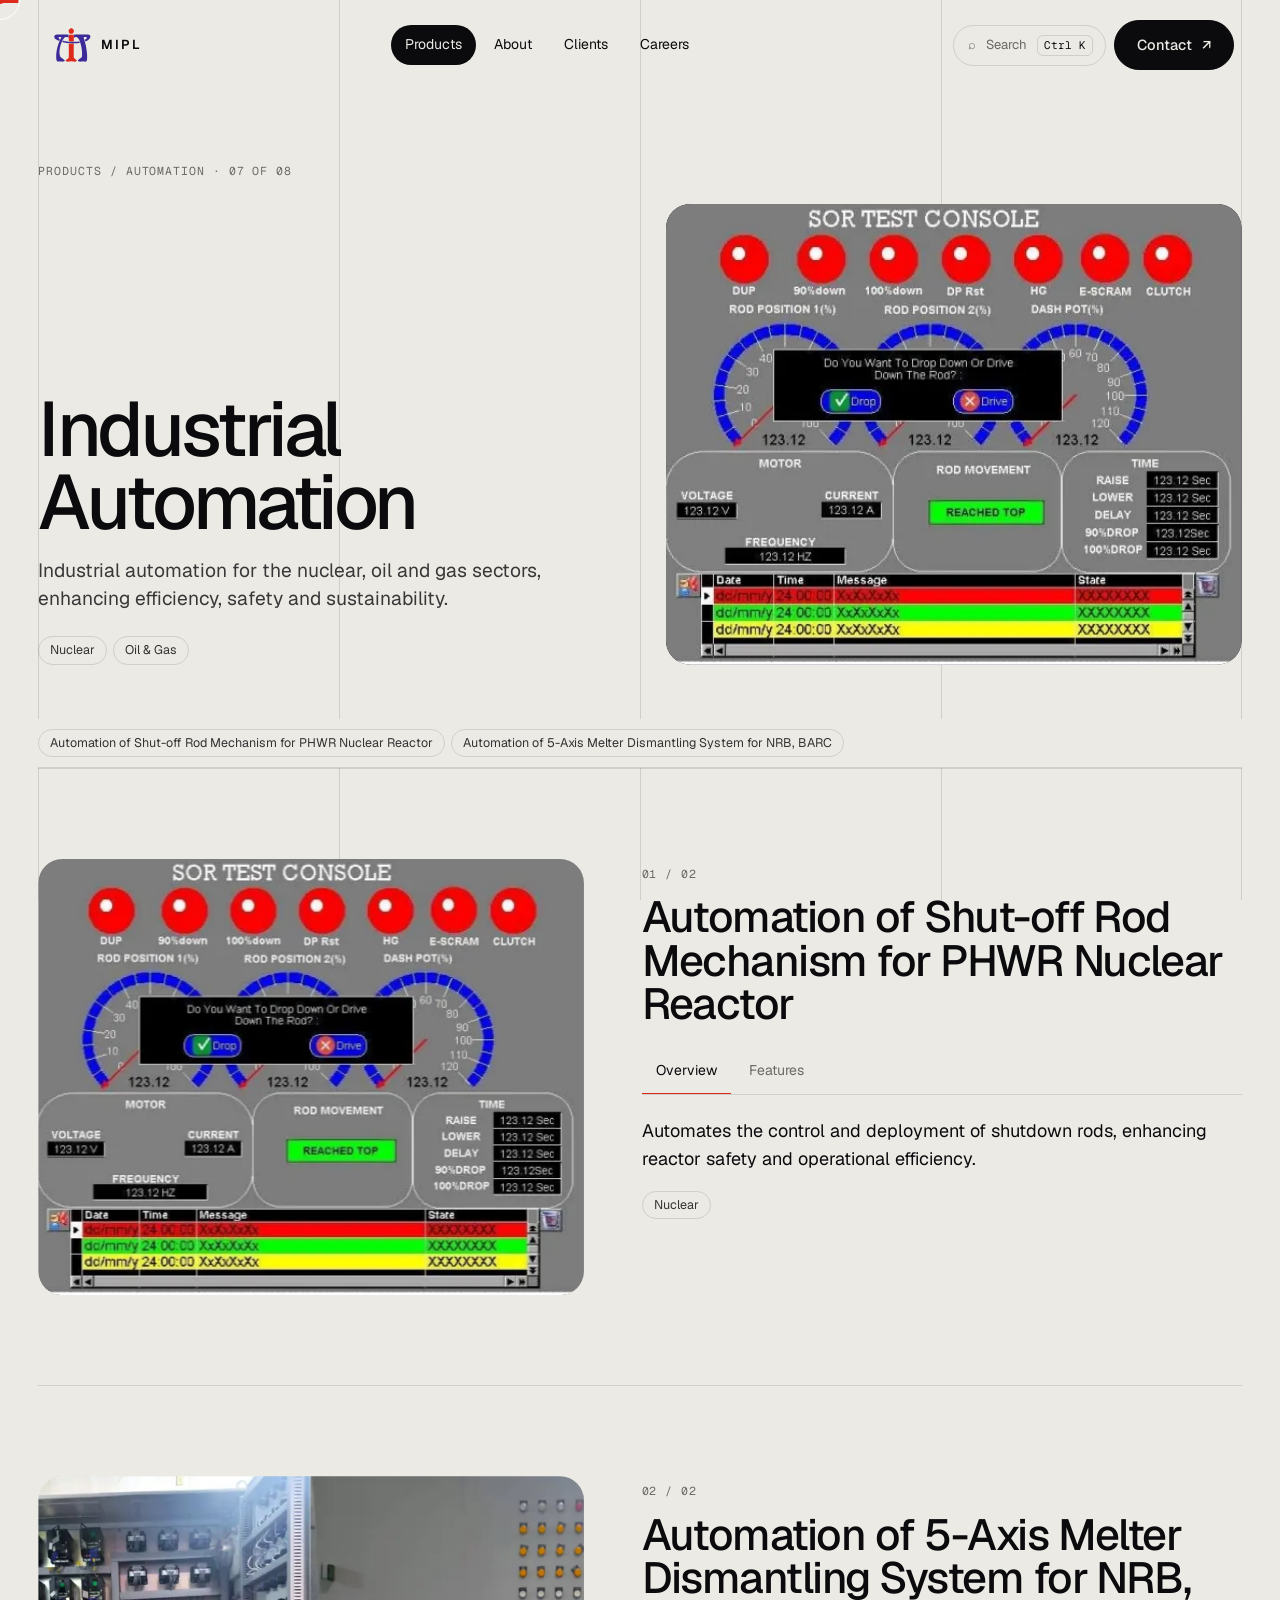
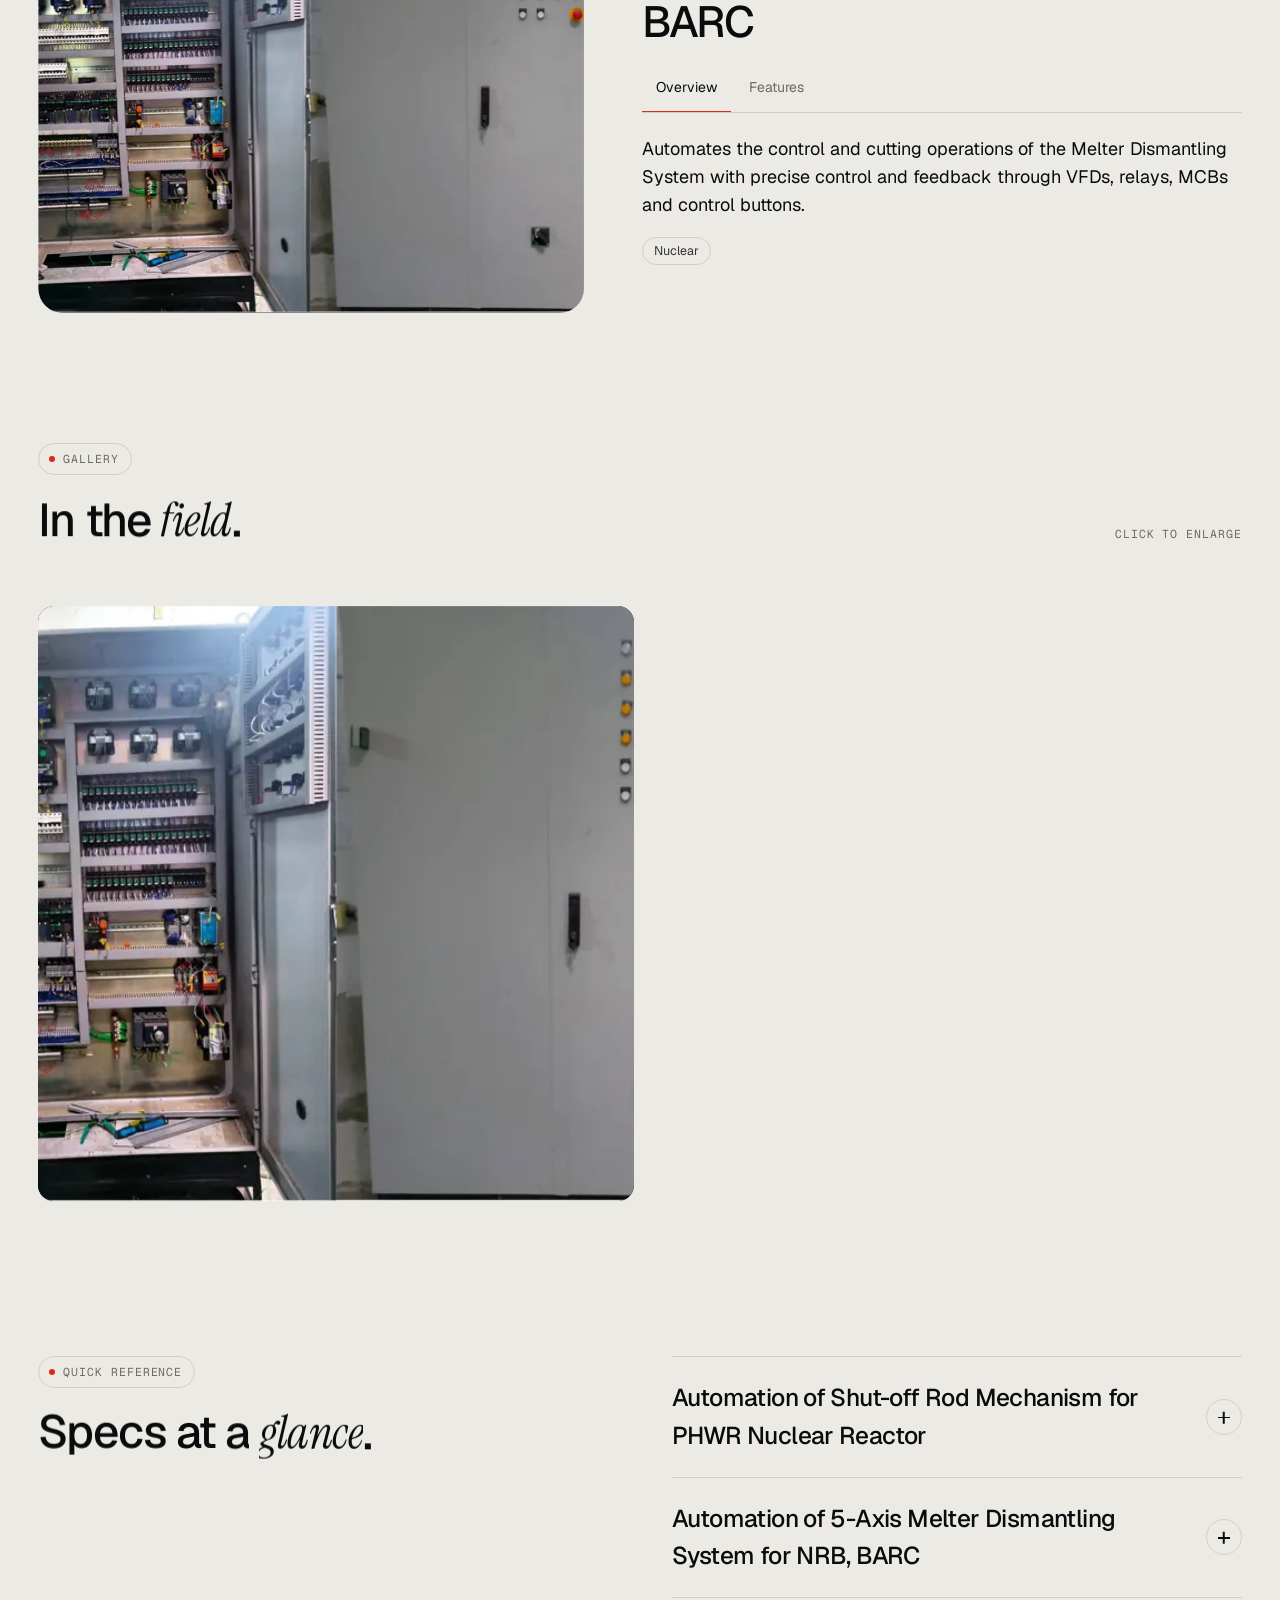
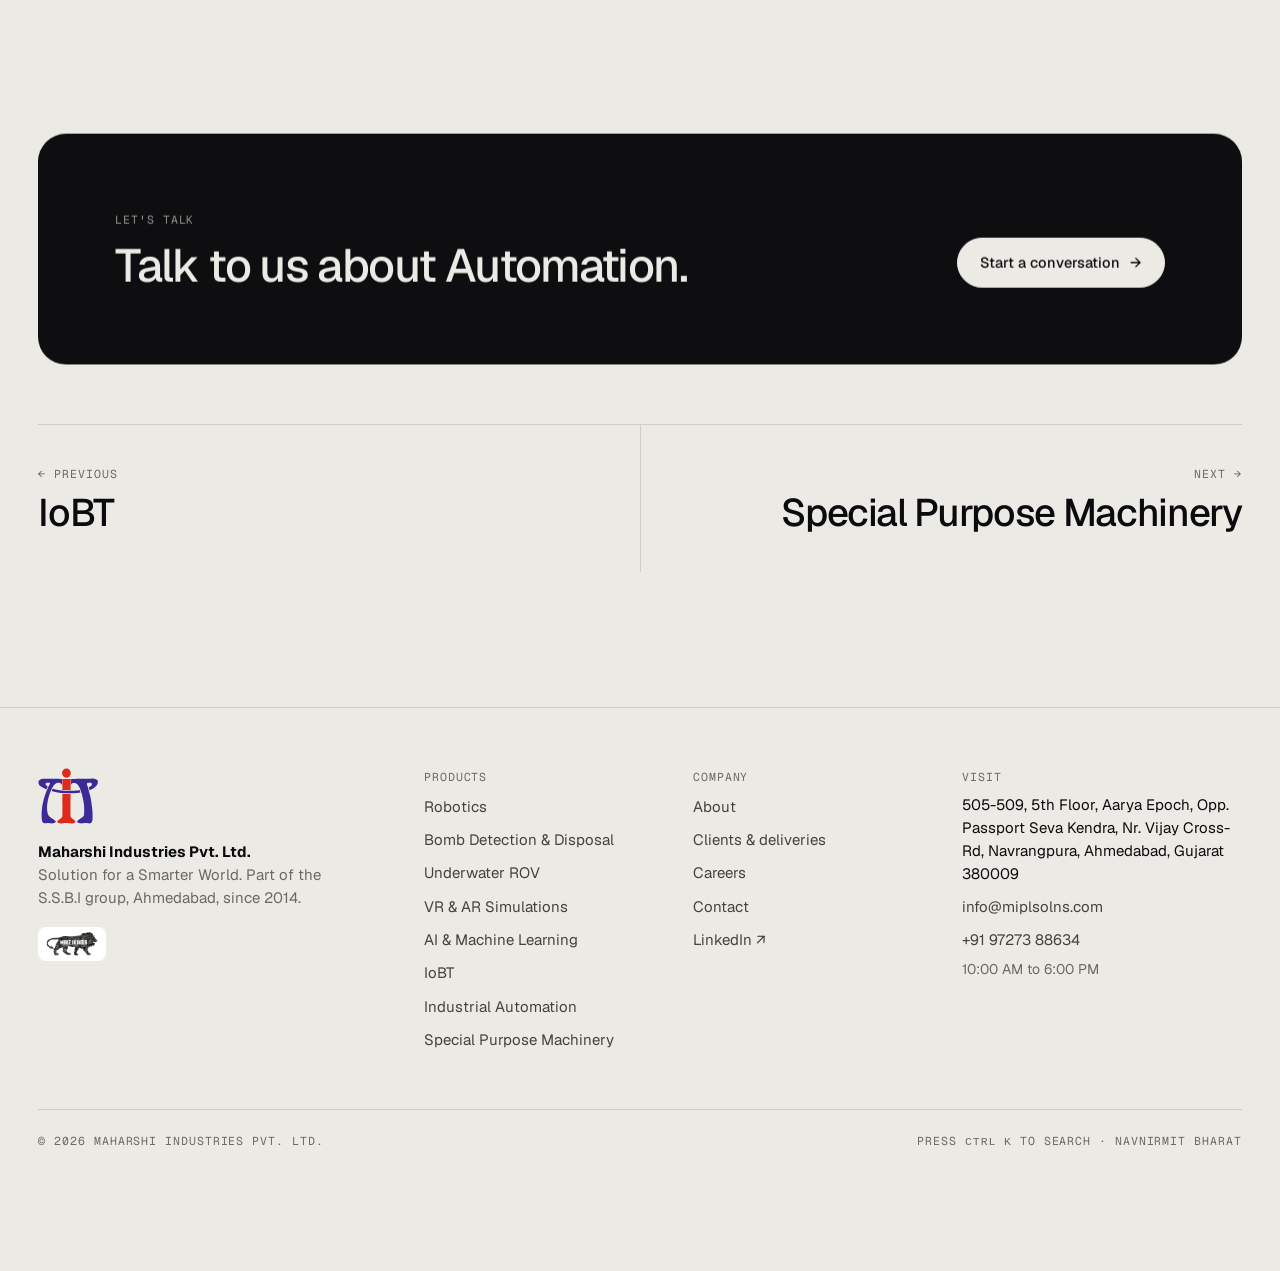
<file: products/industrial-automation.html>
<!doctype html>
<html lang="en" data-root="../" data-theme="light"><head>
<meta charset="utf-8"><meta name="viewport" content="width=device-width,initial-scale=1">
<title>Industrial Automation | Maharshi Industries (MIPL)</title><meta name="description" content="Industrial automation for the nuclear, oil and gas sectors, enhancing efficiency, safety and sustainability."><link rel="canonical" href="https://miplsolns.com/products/industrial-automation.html">
<meta name="theme-color" content="#ECEAE4">
<meta property="og:type" content="website"><meta property="og:site_name" content="Maharshi Industries Pvt. Ltd."><meta property="og:title" content="Industrial Automation | Maharshi Industries (MIPL)"><meta property="og:description" content="Industrial automation for the nuclear, oil and gas sectors, enhancing efficiency, safety and sustainability."><meta property="og:url" content="https://miplsolns.com/products/industrial-automation.html"><meta property="og:image" content="https://miplsolns.com/assets/og/og-default.jpg"><meta property="og:image:width" content="1200"><meta property="og:image:height" content="630">
<meta name="twitter:card" content="summary_large_image"><meta name="twitter:title" content="Industrial Automation | Maharshi Industries (MIPL)"><meta name="twitter:description" content="Industrial automation for the nuclear, oil and gas sectors, enhancing efficiency, safety and sustainability."><meta name="twitter:image" content="https://miplsolns.com/assets/og/og-default.jpg">
<link rel="icon" href="../favicon.ico" sizes="48x48"><link rel="icon" href="../favicon.svg" type="image/svg+xml"><link rel="apple-touch-icon" href="../apple-touch-icon.png"><link rel="manifest" href="../site.webmanifest">
<link rel="stylesheet" href="../assets/css/v2.css">
<script>(function(h){h.classList.add('js');try{if(sessionStorage.getItem('miplCurtain')==='1'){sessionStorage.removeItem('miplCurtain');if(!matchMedia('(prefers-reduced-motion: reduce)').matches)h.classList.add('arriving')}}catch(e){}setTimeout(function(){h.classList.remove('arriving')},2500)})(document.documentElement);</script>
<script type="application/ld+json">{"@context": "https://schema.org", "@type": "Organization", "name": "Maharshi Industries Pvt. Ltd.", "alternateName": "MIPL", "url": "https://miplsolns.com/", "logo": "https://miplsolns.com/assets/logo/mipl-logo.svg", "email": "info@miplsolns.com", "telephone": "+91 97273 88634", "foundingDate": "2014", "address": {"@type": "PostalAddress", "streetAddress": "505-509, 5th Floor, Aarya Epoch, Navrangpura", "addressLocality": "Ahmedabad", "addressRegion": "Gujarat", "postalCode": "380009", "addressCountry": "IN"}, "sameAs": ["https://www.linkedin.com/company/maharshi-industries-pvt-ltd/"]}</script></head>
<body>
<div id="prog" aria-hidden="true"></div><div class="grid-lines" aria-hidden="true"><i></i><i></i><i></i><i></i></div><a class="skip" href="#main">Skip to content</a>
<header class="nav"><a class="brand" href="../index.html" aria-label="Maharshi Industries, home"><svg class="mlogo" viewBox="54 1 398 369" xmlns="http://www.w3.org/2000/svg" aria-hidden="true" focusable="false"><g><path class="bp" d="M93.06 71.14c-1.49 0.06-2.69 0.18-3.56 0.36-0.73 0.15-2.01 0.33-2.88 0.39-2.08 0.15-3.05 0.3-3.86 0.61-0.36 0.15-1.23 0.35-1.91 0.45-0.68 0.1-1.61 0.33-2.08 0.5-0.46 0.18-1.33 0.43-1.93 0.55-0.6 0.14-1.33 0.36-1.62 0.51-0.29 0.15-0.99 0.4-1.54 0.55-1.11 0.31-2.36 0.8-3.12 1.21-0.28 0.14-0.73 0.38-1 0.5-0.28 0.12-0.73 0.36-1 0.5-0.28 0.15-0.79 0.41-1.15 0.6-1.43 0.73-4.23 2.95-5.41 4.3-1.29 1.48-2.7 3.56-2.94 4.35-0.05 0.16-0.29 0.7-0.53 1.21-0.24 0.51-0.53 1.36-0.61 1.88-0.1 0.53-0.3 1.36-0.44 1.85-0.56 1.99-0.56 7.03 0 9.16 0.14 0.51 0.34 1.5 0.45 2.19 0.11 0.68 0.34 1.55 0.5 1.94 0.16 0.38 0.39 1 0.5 1.38 0.46 1.68 2.36 5 4.42 7.75 1.54 2.05 5.29 5.51 7.95 7.31 0.35 0.24 0.89 0.61 1.2 0.84 1.36 0.98 3.59 2.43 5.3 3.48 0.49 0.3 1.1 0.69 1.38 0.88 0.28 0.19 0.75 0.46 1.05 0.61 0.3 0.16 0.78 0.45 1.05 0.65 0.28 0.2 0.56 0.36 0.65 0.36 0.09-0 0.38 0.15 0.64 0.34 0.26 0.19 0.91 0.58 1.43 0.86 0.51 0.29 1.64 0.91 2.5 1.39 0.86 0.48 1.76 0.99 2 1.12 0.24 0.15 0.64 0.33 0.89 0.4 0.25 0.09 0.55 0.25 0.68 0.39 0.11 0.12 0.53 0.35 0.91 0.51 0.39 0.15 0.85 0.38 1.03 0.5 0.18 0.11 0.65 0.38 1.06 0.58 0.41 0.2 0.98 0.49 1.25 0.64 0.28 0.15 0.75 0.39 1.06 0.53 0.31 0.14 0.76 0.36 1 0.5 0.24 0.14 0.69 0.36 1 0.5 0.31 0.14 0.76 0.36 1 0.5 0.59 0.31 4.86 2.36 7.62 3.66 1.83 0.86 2.83 1.14 3.38 0.94 0.38-0.12 0.43-0.2 1.29-1.91 0.1-0.21 0.73-1.56 1.4-3 1.28-2.76 2.19-4.71 2.56-5.44 0.12-0.24 0.35-0.74 0.5-1.11 0.14-0.38 0.36-0.83 0.49-1 0.11-0.18 0.33-0.6 0.45-0.94 0.12-0.35 0.59-1.33 1.03-2.18 0.81-1.61 0.95-2.21 0.68-2.94-0.15-0.4-1.44-1.39-4.26-3.26-0.73-0.48-1.65-1.16-2.06-1.51-0.41-0.36-1-0.81-1.31-1.01-1.34-0.85-3.44-2.7-4.19-3.7-0.33-0.41-0.84-1.35-1.15-2.08-0.69-1.6-0.84-2.71-0.75-5.26l0.06-1.66 0.54-1.09c0.41-0.8 0.79-1.31 1.49-2.02 1.18-1.18 2.1-1.69 4.56-2.5 1.64-0.54 2.08-0.62 3.5-0.74 3.25-0.25 7.99-0.29 11.45-0.09l3.33 0.19 1.49 0.59c1.65 0.65 2.16 0.98 2.62 1.69 0.43 0.64 0.5 1.33 0.25 2.08-0.11 0.34-0.29 0.94-0.39 1.35-0.11 0.4-0.3 0.89-0.44 1.07-0.12 0.19-0.36 0.66-0.51 1.07-0.15 0.4-0.38 0.88-0.49 1.05-0.12 0.18-0.4 0.68-0.61 1.12-0.21 0.45-0.48 0.95-0.58 1.12-0.1 0.18-0.53 1.04-0.95 1.94-0.43 0.89-0.86 1.76-0.99 1.94-0.11 0.18-0.31 0.59-0.44 0.94-0.14 0.34-0.35 0.83-0.5 1.06-0.14 0.24-0.36 0.69-0.5 1-0.12 0.31-0.34 0.71-0.45 0.89-0.12 0.18-0.34 0.6-0.48 0.94-0.12 0.34-0.58 1.29-0.99 2.11-0.4 0.83-1.01 2.06-1.34 2.75-0.33 0.69-0.81 1.7-1.07 2.25-1.11 2.35-3.93 8.53-4.74 10.44-0.19 0.45-0.61 1.38-0.94 2.06-0.31 0.69-0.73 1.61-0.89 2.06-0.18 0.45-0.44 1.04-0.6 1.31-0.16 0.28-0.36 0.78-0.44 1.12-0.09 0.34-0.28 0.83-0.43 1.06-0.36 0.58-1.03 2.08-1.48 3.28-0.19 0.53-0.49 1.23-0.65 1.56-0.16 0.33-0.38 0.83-0.46 1.1-0.09 0.28-0.31 0.81-0.5 1.19-0.19 0.38-0.44 0.98-0.54 1.33-0.1 0.35-0.33 0.91-0.5 1.25-0.18 0.34-0.38 0.86-0.46 1.18-0.09 0.31-0.26 0.79-0.41 1.06-0.31 0.6-1.11 2.62-1.58 4-0.2 0.55-0.49 1.28-0.66 1.62-0.18 0.34-0.41 0.96-0.53 1.36-0.12 0.4-0.29 0.85-0.39 1-0.09 0.15-0.26 0.6-0.38 1-0.12 0.41-0.38 1.11-0.58 1.55-0.2 0.44-0.45 1.11-0.56 1.5-0.11 0.4-0.34 0.98-0.5 1.29-0.15 0.31-0.38 0.9-0.48 1.31-0.11 0.41-0.36 1.11-0.56 1.56-0.2 0.44-0.4 1-0.45 1.24-0.05 0.24-0.25 0.83-0.44 1.31-0.19 0.48-0.51 1.38-0.73 2-0.21 0.61-0.5 1.49-0.65 1.94-0.15 0.45-0.44 1.24-0.64 1.75-0.2 0.51-0.45 1.3-0.56 1.75-0.11 0.45-0.33 1.1-0.49 1.44-0.15 0.35-0.35 0.94-0.44 1.31-0.09 0.38-0.29 1.01-0.46 1.41-0.16 0.4-0.41 1.21-0.55 1.8-0.14 0.6-0.39 1.35-0.55 1.66-0.15 0.31-0.35 0.9-0.44 1.31-0.08 0.41-0.31 1.16-0.51 1.66-0.19 0.49-0.41 1.28-0.49 1.75-0.08 0.46-0.3 1.2-0.5 1.65-0.2 0.45-0.43 1.2-0.51 1.69-0.08 0.48-0.3 1.24-0.49 1.69-0.2 0.45-0.41 1.23-0.49 1.74-0.09 0.51-0.31 1.3-0.51 1.76-0.2 0.45-0.43 1.2-0.5 1.66-0.06 0.45-0.29 1.24-0.49 1.74-0.2 0.5-0.44 1.39-0.51 1.96-0.09 0.64-0.26 1.3-0.46 1.68-0.2 0.4-0.4 1.15-0.54 2.01-0.12 0.79-0.34 1.61-0.5 1.91-0.15 0.31-0.36 1.15-0.51 2.05-0.14 0.89-0.35 1.7-0.48 1.91-0.25 0.41-0.45 1.28-0.59 2.51-0.04 0.41-0.21 1.05-0.38 1.41-0.29 0.66-0.46 1.43-0.61 2.84-0.05 0.41-0.21 1.06-0.38 1.44-0.31 0.75-0.5 1.61-0.62 2.88-0.05 0.44-0.24 1.29-0.44 1.88-0.21 0.65-0.43 1.64-0.5 2.45-0.09 0.8-0.3 1.8-0.51 2.45-0.24 0.71-0.4 1.6-0.5 2.56-0.09 0.94-0.28 1.89-0.5 2.61-0.24 0.74-0.43 1.74-0.55 2.88-0.1 0.96-0.26 2-0.38 2.3-0.34 0.94-0.54 2.11-0.62 3.62-0.04 0.79-0.16 1.71-0.25 2.06-0.49 1.76-0.59 2.29-0.75 4.25-0.1 1.16-0.3 2.55-0.44 3.06-0.29 1.05-0.62 3.86-0.62 5.16 0 0.46-0.14 1.48-0.3 2.25-0.39 1.81-0.55 3.19-0.65 5.59-0.04 1.06-0.21 2.73-0.38 3.69-0.36 2.24-0.53 4.11-0.68 8.06-0.06 1.75-0.2 3.8-0.3 4.54-0.46 3.38-0.7 10.95-0.7 22.59 0 12.24 0.21 18.4 0.74 21.75 0.12 0.86 0.28 2.46 0.31 3.56 0.1 2.56 0.28 4.15 0.58 5.29 0.14 0.5 0.34 1.75 0.45 2.79 0.12 1.2 0.31 2.24 0.5 2.84 0.18 0.53 0.4 1.53 0.5 2.24 0.1 0.71 0.31 1.61 0.48 2.01 0.16 0.39 0.39 1.14 0.51 1.65 0.11 0.51 0.35 1.18 0.5 1.46 0.16 0.29 0.39 0.83 0.5 1.19 0.21 0.66 0.44 1.04 1.88 3.26 0.89 1.39 2.91 3.44 4.06 4.14 2 1.2 2.73 1.56 3.44 1.7 0.41 0.09 1.2 0.33 1.75 0.54l1 0.39 3.88 0.05c4.34 0.05 6.88-0.09 9.64-0.53 5.44-0.89 16.7-0.83 20.55 0.1 0.81 0.2 2.02 0.36 3.2 0.44 1.05 0.08 2.53 0.28 3.35 0.45 2.05 0.45 4.05 0.59 8.51 0.59 4.21-0 5.81-0.12 7.31-0.59 0.51-0.16 1.49-0.36 2.15-0.43 0.68-0.08 1.65-0.28 2.19-0.45 0.54-0.18 1.5-0.4 2.15-0.51 0.64-0.1 1.4-0.28 1.69-0.38 0.28-0.11 1.03-0.35 1.64-0.54 0.62-0.19 1.35-0.46 1.62-0.6 0.28-0.15 0.8-0.35 1.15-0.45 0.79-0.24 2.18-0.99 2.81-1.51 0.25-0.21 0.68-0.54 0.95-0.73 0.65-0.44 2.04-2.16 2.53-3.14 0.66-1.36 0.74-3.43 0.15-4.35-0.15-0.24-0.41-0.7-0.59-1.03-0.4-0.75-1.91-2.34-3.81-4.01-1.51-1.33-1.71-1.49-3.69-2.8-0.69-0.45-1.6-1.12-2.02-1.49-0.43-0.35-0.96-0.75-1.19-0.86-0.23-0.11-1.01-0.64-1.75-1.16-0.74-0.53-1.75-1.24-2.24-1.58-0.5-0.35-1.1-0.79-1.35-0.98-0.25-0.19-0.95-0.69-1.58-1.1-1.49-0.99-3.8-2.6-4.29-2.99-0.41-0.33-0.89-0.66-2.71-1.89-0.61-0.41-1.36-0.94-1.65-1.15-0.29-0.23-0.79-0.59-1.12-0.81-0.33-0.23-0.8-0.55-1.04-0.71-0.24-0.16-1.14-0.79-2-1.38-0.86-0.58-1.81-1.26-2.12-1.5-0.31-0.25-0.85-0.64-1.2-0.86-2.14-1.41-6.41-4.93-8.22-6.76-1.98-2-3.99-4.83-4.96-6.94-0.14-0.31-0.41-0.81-0.61-1.12-0.19-0.31-0.43-0.81-0.5-1.12-0.09-0.31-0.29-0.79-0.44-1.06-0.16-0.28-0.39-0.84-0.5-1.25-0.12-0.41-0.35-1-0.5-1.31-0.16-0.31-0.35-0.83-0.44-1.12-0.09-0.31-0.34-1.04-0.56-1.62-0.23-0.59-0.45-1.31-0.5-1.62-0.05-0.31-0.26-0.98-0.46-1.49-0.2-0.51-0.45-1.38-0.55-1.94-0.11-0.56-0.3-1.25-0.43-1.54-0.12-0.3-0.33-1.14-0.44-1.86-0.12-0.74-0.38-1.8-0.58-2.36-0.23-0.68-0.4-1.53-0.49-2.44-0.09-0.76-0.29-1.85-0.45-2.41-0.23-0.75-0.36-1.68-0.49-3.39-0.11-1.29-0.33-3.03-0.5-3.84-0.41-1.99-0.53-3.34-0.71-8.86-0.31-9.09-0.05-23.24 0.5-26.5 0.4-2.38 0.51-3.34 0.65-5.56 0.09-1.34 0.28-2.8 0.5-3.94 0.2-1 0.39-2.38 0.44-3.06 0.09-1.48 0.28-2.69 0.53-3.38 0.19-0.55 0.34-1.49 0.54-3.5 0.08-0.76 0.28-1.94 0.44-2.62 0.18-0.69 0.36-1.81 0.45-2.5 0.08-0.69 0.3-1.88 0.49-2.62 0.2-0.76 0.43-1.85 0.5-2.44 0.21-1.73 0.34-2.44 0.56-2.95 0.11-0.26 0.31-1.19 0.44-2.05 0.14-0.86 0.35-1.9 0.49-2.31 0.12-0.41 0.35-1.45 0.5-2.31 0.15-0.86 0.41-2.01 0.59-2.56 0.18-0.55 0.4-1.54 0.5-2.2 0.1-0.66 0.29-1.45 0.41-1.75 0.14-0.3 0.36-1.2 0.5-2 0.14-0.79 0.39-1.8 0.56-2.25 0.16-0.44 0.41-1.35 0.55-2.01 0.15-0.66 0.34-1.36 0.44-1.56 0.1-0.19 0.31-0.9 0.46-1.58 0.15-0.69 0.44-1.66 0.62-2.19 0.19-0.54 0.41-1.3 0.49-1.71 0.09-0.41 0.29-1.06 0.45-1.44 0.16-0.38 0.38-1.09 0.49-1.58 0.1-0.49 0.35-1.29 0.56-1.78 0.2-0.49 0.44-1.25 0.53-1.68 0.09-0.44 0.25-0.99 0.38-1.23 0.11-0.25 0.35-0.93 0.53-1.5 0.16-0.59 0.45-1.4 0.61-1.81 0.18-0.41 0.39-1.06 0.48-1.44 0.09-0.38 0.3-0.98 0.46-1.34 0.16-0.35 0.41-1.05 0.55-1.54 0.14-0.5 0.36-1.14 0.51-1.41 0.14-0.29 0.41-1 0.61-1.59 0.56-1.7 1.2-3.44 1.46-3.96 0.14-0.26 0.35-0.81 0.46-1.23 0.12-0.41 0.35-1.01 0.51-1.33 0.15-0.31 0.4-0.94 0.55-1.38 0.15-0.44 0.34-0.91 0.43-1.05 0.09-0.14 0.29-0.64 0.44-1.1 0.16-0.46 0.41-1.09 0.58-1.38 0.16-0.29 0.36-0.78 0.44-1.09 0.09-0.3 0.29-0.83 0.45-1.15 0.16-0.33 0.44-0.95 0.6-1.4 0.18-0.44 0.4-0.94 0.5-1.1 0.11-0.16 0.3-0.61 0.44-0.99 0.12-0.39 0.41-1.03 0.61-1.44 0.21-0.4 0.48-0.99 0.59-1.3 0.11-0.3 0.29-0.69 0.39-0.85 0.11-0.18 0.33-0.68 0.49-1.14 0.15-0.45 0.43-1.05 0.61-1.31 0.18-0.26 0.33-0.59 0.33-0.71 0-0.11 0.21-0.62 0.49-1.14 0.26-0.5 0.53-1.09 0.56-1.3 0.05-0.21 0.23-0.58 0.4-0.81 0.16-0.23 0.41-0.73 0.55-1.1 0.15-0.38 0.38-0.84 0.51-1.03 0.14-0.2 0.36-0.68 0.49-1.06 0.14-0.4 0.33-0.81 0.43-0.91 0.1-0.11 0.36-0.6 0.6-1.07 0.24-0.49 0.53-1.05 0.62-1.25 0.11-0.21 0.56-1.09 1-1.96 0.71-1.44 1.1-2.19 2.3-4.44 0.21-0.4 0.55-1.01 0.76-1.35 0.21-0.35 0.7-1.16 1.09-1.81 1.96-3.29 3.23-5.18 5.64-8.44 3.33-4.5 8.69-9.93 11.89-12.03 0.54-0.36 1.2-0.83 1.46-1.03 0.56-0.45 3.71-2.16 4.6-2.51 0.34-0.14 0.89-0.38 1.21-0.54 0.33-0.16 0.86-0.36 1.2-0.45 0.34-0.09 0.83-0.26 1.1-0.4 0.28-0.14 1.26-0.41 2.2-0.62 0.94-0.2 2.14-0.49 2.65-0.62 0.85-0.24 1.29-0.26 4.81-0.28l3.88-0.01 0.94 0.33c0.53 0.18 1.54 0.44 2.25 0.58 0.73 0.14 1.62 0.39 2 0.56 0.38 0.18 0.94 0.38 1.23 0.46 2.18 0.58 6.55 3.84 8.46 6.31 0.41 0.54 0.99 1.25 1.28 1.6 0.29 0.35 0.76 1.11 1.05 1.7 0.29 0.59 0.66 1.25 0.81 1.48 0.16 0.21 0.4 0.66 0.53 1 0.12 0.34 0.31 0.61 0.43 0.64 0.55 0.1 0.54 0.53 0.49-19.85-0.05-22.11 0.11-19.69-1.34-19.88-0.48-0.06-6.15-0.11-12.61-0.12-12.62-0-20.86-0.12-42.06-0.62-2.58-0.06-11.01-0.18-18.75-0.25-11.93-0.12-14.98-0.19-20.06-0.45-8.35-0.44-19.09-0.62-24-0.41Z"/><path class="bp" d="M402 71.14c-6.68 0.08-9.41 0.18-14.25 0.5-1.76 0.11-10.08 0.26-28.56 0.49-6.05 0.08-13.48 0.19-16.5 0.26-12.99 0.29-23.65 0.4-45.88 0.48-25.59 0.09-24.15 0.04-24.43 0.75-0.06 0.18-0.16 1.5-0.2 2.95-0.06 2.16-0.29 24.39-0.31 30.25-0.01 1.81 0.15 3.64 0.35 3.84 0.21 0.21 0.58-0.01 0.96-0.62 1.05-1.66 1.49-2.4 1.78-2.96 1-1.96 4.12-5.05 6.14-6.04 0.39-0.2 0.94-0.48 1.21-0.62 0.46-0.24 1.58-0.62 3.12-1.1 0.44-0.14 1.44-0.21 3.38-0.26 3.38-0.08 5.95 0.09 7 0.46 0.41 0.15 1.34 0.36 2.06 0.49 0.75 0.14 1.59 0.36 1.94 0.54 0.35 0.18 1.05 0.44 1.56 0.59 1 0.3 3.78 1.64 4.81 2.31 0.35 0.23 0.89 0.58 1.21 0.78 1.14 0.71 2.06 1.43 3.79 2.95 2.78 2.45 4.9 4.94 9.33 10.91 0.62 0.84 1.75 2.54 2.76 4.16 0.45 0.74 0.95 1.5 1.1 1.69 0.16 0.2 0.46 0.7 0.69 1.12 0.21 0.43 0.61 1.14 0.88 1.59 0.66 1.11 1.41 2.54 2.25 4.25 1.29 2.61 1.66 3.44 1.81 3.94 0.09 0.28 0.31 0.75 0.5 1.06 0.19 0.31 0.41 0.88 0.5 1.25 0.09 0.38 0.31 1 0.51 1.38 0.19 0.38 0.41 0.96 0.49 1.31 0.08 0.34 0.28 0.85 0.44 1.12 0.16 0.29 0.41 0.98 0.55 1.55 0.14 0.56 0.38 1.2 0.51 1.39 0.15 0.2 0.35 0.78 0.45 1.28 0.1 0.5 0.35 1.25 0.55 1.66 0.2 0.41 0.41 1.07 0.49 1.46 0.08 0.39 0.28 1 0.45 1.34 0.18 0.35 0.4 1.01 0.5 1.48 0.11 0.48 0.36 1.21 0.56 1.66 0.2 0.45 0.43 1.18 0.5 1.61 0.08 0.45 0.28 1.07 0.45 1.4 0.16 0.33 0.4 1.1 0.54 1.71 0.14 0.62 0.36 1.35 0.5 1.62 0.14 0.28 0.35 0.91 0.46 1.41 0.11 0.51 0.34 1.24 0.5 1.62 0.16 0.39 0.4 1.21 0.54 1.81 0.14 0.61 0.36 1.38 0.5 1.71 0.14 0.33 0.35 1.05 0.46 1.62 0.11 0.56 0.34 1.34 0.5 1.71 0.16 0.38 0.41 1.24 0.55 1.91 0.14 0.68 0.36 1.49 0.51 1.81 0.14 0.33 0.34 1.06 0.44 1.64 0.11 0.59 0.33 1.38 0.49 1.75 0.15 0.39 0.4 1.26 0.54 1.95 0.14 0.69 0.38 1.5 0.51 1.81 0.14 0.31 0.34 1.1 0.45 1.75 0.11 0.65 0.34 1.53 0.51 1.94 0.16 0.41 0.39 1.29 0.5 1.94 0.1 0.65 0.33 1.53 0.5 1.94 0.18 0.41 0.4 1.34 0.5 2.06 0.11 0.73 0.31 1.59 0.45 1.94 0.38 0.94 0.46 1.28 0.6 2.38 0.08 0.56 0.29 1.49 0.49 2.06 0.2 0.59 0.43 1.59 0.5 2.21 0.09 0.65 0.3 1.59 0.51 2.15 0.21 0.6 0.41 1.46 0.5 2.21 0.15 1.34 0.3 2.05 0.58 2.58 0.09 0.18 0.26 1.05 0.36 1.94 0.11 0.88 0.34 2.02 0.5 2.54 0.3 0.91 0.4 1.51 0.69 3.75 0.08 0.59 0.26 1.49 0.43 2 0.16 0.51 0.34 1.41 0.39 2 0.12 1.62 0.29 2.5 0.61 3.53 0.21 0.65 0.35 1.46 0.45 2.74 0.08 1.1 0.28 2.38 0.49 3.3 0.24 0.98 0.41 2.19 0.51 3.44 0.08 1.06 0.25 2.36 0.38 2.88 0.41 1.7 0.5 2.29 0.69 4.94 0.1 1.44 0.3 3.16 0.44 3.81 0.16 0.78 0.34 2.56 0.5 5.1 0.14 2.15 0.34 4.38 0.45 4.94 0.34 1.85 0.41 2.73 0.55 7.09 0.24 7.35 0.38 10.5 0.53 12.38 0.2 2.44 0.2 12.88 0 16.06-0.08 1.38-0.24 4.78-0.34 7.56-0.31 7.98-0.38 9.08-0.66 10.19-0.14 0.55-0.31 1.59-0.39 2.31-0.31 3.05-0.39 3.6-0.58 4.12-0.11 0.31-0.31 1.03-0.44 1.59-0.56 2.38-2.35 5.75-4.21 7.94-0.68 0.8-2.3 2.24-3.6 3.2-1.69 1.25-1.89 1.39-2.44 1.71-0.31 0.18-0.9 0.58-1.31 0.88-0.41 0.31-1 0.7-1.31 0.89-0.94 0.56-3.3 2.09-4.56 2.95-0.48 0.34-1.1 0.75-1.38 0.94-0.28 0.19-0.96 0.65-1.54 1.03-0.56 0.39-1.3 0.86-1.62 1.07-0.33 0.2-1 0.69-1.51 1.06-0.5 0.38-1.18 0.86-1.49 1.06-0.33 0.21-0.93 0.61-1.34 0.91-0.41 0.29-1 0.71-1.31 0.94-0.31 0.21-0.98 0.71-1.49 1.09-0.5 0.38-1.06 0.8-1.25 0.93-2.21 1.62-3.34 2.49-4 3.06-0.44 0.39-1.15 0.98-1.58 1.33-1.76 1.41-3.28 2.81-4.88 4.48-1.41 1.49-1.79 1.98-2.4 3.09l-0.73 1.31 0 1.25c0 1.24 0.01 1.26 0.54 2.2 1.18 2.12 4.46 4.59 7.46 5.61 0.55 0.19 1.29 0.45 1.62 0.6 1.53 0.62 3.2 1.16 4.12 1.34 0.55 0.1 1.34 0.31 1.75 0.49 0.41 0.18 1.26 0.38 1.88 0.45 0.62 0.08 1.55 0.28 2.06 0.44 1.46 0.48 2.51 0.58 6.62 0.56 4.44-0 6.3-0.12 8.34-0.56 1.07-0.24 2.11-0.35 3.85-0.44 2.55-0.12 3.54-0.24 5.5-0.62 0.76-0.15 2.51-0.33 4.46-0.44 2.41-0.14 3.55-0.25 4.56-0.49 2.45-0.55 6.85-0.53 8.66 0.05 0.56 0.18 1.7 0.33 3.62 0.49 1.86 0.16 3.09 0.33 3.62 0.49 1.19 0.36 1.3 0.39 3.15 0.53 0.94 0.06 2.06 0.24 2.5 0.36 1.74 0.53 2.2 0.58 5.73 0.58l3.44-0 0.99-0.35c0.55-0.19 1.39-0.44 1.86-0.54 0.48-0.1 1.24-0.34 1.69-0.54 0.46-0.2 0.99-0.4 1.18-0.45 0.73-0.19 3.61-2.23 4.62-3.28 0.95-0.99 2.61-3.18 2.91-3.86 0.16-0.35 0.43-0.84 0.6-1.1 0.18-0.25 0.36-0.64 0.4-0.86 0.05-0.23 0.25-0.74 0.44-1.15 0.2-0.41 0.5-1.38 0.68-2.12 0.16-0.76 0.39-1.58 0.49-1.81 0.2-0.49 0.41-1.71 0.53-3.12 0.05-0.51 0.19-1.36 0.31-1.88 0.38-1.48 0.5-2.8 0.62-6.48 0.06-1.88 0.14-3.45 0.18-3.5 0.04-0.06 0.16-1.28 0.29-2.73 0.2-2.34 0.23-4.1 0.23-16.55-0.01-13.46-0.03-14.04-0.29-16.88-0.18-1.81-0.33-4.65-0.4-7.39-0.14-5.18-0.28-7.16-0.62-8.99-0.18-0.94-0.29-2.27-0.38-4.7-0.12-3.53-0.2-4.33-0.62-6.3-0.18-0.79-0.3-2.08-0.38-3.81-0.14-2.84-0.24-3.74-0.62-5.34-0.18-0.73-0.29-1.8-0.38-3.58-0.08-1.39-0.21-2.94-0.33-3.44-0.1-0.5-0.3-1.41-0.44-2.02-0.12-0.62-0.24-1.6-0.24-2.19-0.01-1.68-0.21-3.34-0.56-4.62-0.24-0.88-0.35-1.71-0.44-3.19-0.14-2.36-0.18-2.65-0.58-4.12-0.21-0.79-0.34-1.76-0.44-3.25-0.11-1.7-0.23-2.46-0.56-3.78-0.25-0.98-0.43-1.96-0.43-2.4 0-1.3-0.25-3.19-0.56-4.34-0.2-0.71-0.36-1.74-0.45-2.86-0.08-1.07-0.25-2.24-0.45-3-0.43-1.68-0.5-2.1-0.65-4-0.08-0.94-0.24-1.98-0.38-2.44-0.25-0.78-0.35-1.4-0.64-3.95-0.06-0.62-0.26-1.59-0.43-2.15-0.18-0.56-0.35-1.43-0.39-1.93-0.11-1.23-0.4-2.84-0.64-3.5-0.1-0.3-0.28-1.26-0.38-2.15-0.11-0.99-0.31-2.06-0.54-2.75-0.2-0.62-0.43-1.65-0.5-2.27-0.08-0.62-0.28-1.6-0.45-2.18-0.18-0.59-0.4-1.64-0.51-2.35-0.1-0.71-0.35-1.73-0.54-2.25-0.2-0.54-0.43-1.38-0.5-1.88-0.08-0.5-0.3-1.39-0.51-2-0.2-0.6-0.43-1.51-0.49-2.02-0.08-0.51-0.29-1.39-0.5-1.94-0.2-0.55-0.43-1.4-0.5-1.88-0.08-0.49-0.3-1.36-0.5-1.95-0.2-0.59-0.4-1.38-0.45-1.75-0.11-0.91-0.28-1.53-0.62-2.43-0.16-0.41-0.36-1.2-0.45-1.75-0.08-0.55-0.3-1.43-0.5-1.95-0.19-0.51-0.4-1.39-0.49-1.93-0.09-0.55-0.29-1.38-0.46-1.84-0.16-0.48-0.41-1.46-0.55-2.2-0.14-0.74-0.36-1.59-0.5-1.9-0.14-0.3-0.31-0.95-0.38-1.44-0.08-0.48-0.33-1.5-0.56-2.25-0.23-0.76-0.49-1.78-0.56-2.25-0.08-0.49-0.3-1.3-0.5-1.83-0.19-0.53-0.41-1.43-0.5-2-0.08-0.58-0.3-1.45-0.5-1.93-0.19-0.49-0.41-1.35-0.49-1.93-0.08-0.58-0.3-1.45-0.5-1.95-0.2-0.5-0.43-1.35-0.5-1.9-0.15-1.12-0.24-1.49-0.6-2.29-0.14-0.31-0.31-1.07-0.4-1.69-0.09-0.62-0.3-1.46-0.46-1.88-0.18-0.41-0.43-1.36-0.55-2.1-0.14-0.75-0.36-1.59-0.5-1.85-0.12-0.26-0.35-1.01-0.48-1.65-0.14-0.65-0.36-1.41-0.51-1.71-0.15-0.29-0.35-0.93-0.45-1.4-0.1-0.48-0.35-1.2-0.55-1.59-0.19-0.4-0.43-1.07-0.5-1.51-0.08-0.44-0.3-1.11-0.49-1.49-0.2-0.39-0.45-1.11-0.56-1.62-0.11-0.51-0.31-1.1-0.44-1.31-0.14-0.21-0.36-0.86-0.51-1.44-0.15-0.58-0.38-1.26-0.51-1.53-0.12-0.26-0.33-0.86-0.44-1.33-0.1-0.46-0.35-1.18-0.55-1.6-0.2-0.41-0.43-1.11-0.5-1.55-0.08-0.45-0.28-1.07-0.45-1.41-0.16-0.33-0.41-1.06-0.54-1.62-0.14-0.58-0.4-1.38-0.58-1.78-0.25-0.56-0.34-1.03-0.4-1.94-0.1-1.62 0.08-2.36 0.85-3.61 0.73-1.19 2.11-2.41 3.15-2.78 0.36-0.11 0.85-0.34 1.1-0.49 0.26-0.15 1.05-0.38 1.85-0.51 0.79-0.15 1.95-0.4 2.61-0.58 2.33-0.6 11.48-0.55 13.4 0.08 0.45 0.15 1.46 0.35 2.25 0.45 0.99 0.14 1.74 0.31 2.44 0.6 0.55 0.23 1.24 0.48 1.53 0.56 0.29 0.08 0.69 0.28 0.88 0.43 0.19 0.15 0.58 0.44 0.85 0.62 1.05 0.7 1.8 1.83 2.2 3.28 0.24 0.88 0.26 1.19 0.19 2.5-0.11 2.24-0.46 3.96-1.07 5.34-1 2.25-1.99 3.84-3.11 5.04-0.4 0.41-0.88 0.96-1.06 1.23-0.61 0.8-3.61 3.26-5.7 4.66-1.65 1.11-5.74 3.35-7.12 3.91-0.38 0.15-1 0.49-1.38 0.74-0.65 0.44-0.69 0.49-0.73 1.05-0.03 0.38 0.08 0.91 0.28 1.51 0.18 0.51 0.4 1.3 0.5 1.75 0.11 0.46 0.34 1.16 0.5 1.55 0.16 0.4 0.4 1.18 0.51 1.73 0.12 0.55 0.35 1.31 0.51 1.7 0.16 0.39 0.4 1.23 0.54 1.84 0.14 0.62 0.36 1.36 0.51 1.65 0.15 0.29 0.35 1.01 0.45 1.6 0.11 0.6 0.35 1.45 0.55 1.9 0.19 0.45 0.41 1.2 0.5 1.66 0.29 1.6 0.91 2.09 2.02 1.59 2.04-0.9 3.45-1.58 3.76-1.79 0.19-0.12 0.68-0.36 1.09-0.53 0.4-0.16 0.93-0.43 1.15-0.6 0.23-0.16 0.62-0.38 0.89-0.46 0.26-0.08 0.62-0.29 0.83-0.45 0.2-0.16 0.61-0.39 0.9-0.5 0.3-0.1 0.69-0.28 0.86-0.39 0.28-0.19 2.66-1.51 4.61-2.56 0.38-0.2 0.85-0.5 1.05-0.68 0.19-0.16 0.43-0.3 0.51-0.3 0.09-0 0.91-0.46 1.84-1.01 0.93-0.56 1.76-1.05 1.86-1.09 0.1-0.04 0.54-0.3 0.96-0.58 0.43-0.29 1.1-0.71 1.5-0.96 1.43-0.89 6.24-4.1 6.75-4.51 0.29-0.23 0.99-0.76 1.56-1.19 3.86-2.9 8.74-7.61 12.74-12.29 1.41-1.65 3.59-4.69 4.09-5.69 0.18-0.34 0.44-0.8 0.59-1 0.16-0.21 0.43-0.66 0.59-1 0.18-0.35 0.43-0.85 0.58-1.12 0.5-0.95 1.26-2.66 1.35-3.01 0.05-0.2 0.19-0.58 0.33-0.84 0.12-0.25 0.38-1 0.55-1.65 0.18-0.65 0.43-1.43 0.55-1.73 0.14-0.3 0.34-1.19 0.45-1.98 0.1-0.79 0.31-2.1 0.45-2.93 0.39-2.31 0.45-5.69 0.12-7.06-0.14-0.59-0.34-1.59-0.45-2.23-0.28-1.62-1.48-3.96-2.88-5.68-1.28-1.55-4.19-3.96-5.68-4.71-0.41-0.21-0.79-0.44-0.83-0.5-0.05-0.06-0.38-0.21-0.74-0.34-0.35-0.11-0.98-0.38-1.36-0.56-0.39-0.2-1.09-0.5-1.55-0.68-0.46-0.18-0.91-0.38-0.99-0.44-0.09-0.08-0.61-0.24-1.19-0.39-0.58-0.14-1.33-0.4-1.66-0.58-0.36-0.18-1.12-0.39-1.75-0.5-0.61-0.09-1.33-0.28-1.58-0.41-0.55-0.28-1.55-0.46-3.08-0.56-0.61-0.05-1.71-0.23-2.44-0.4-2.25-0.54-5.06-0.59-20.38-0.4Z"/><path class="bar" d="M151.12 138.14c-0.64 0.2-0.75 0.34-1.55 1.95-0.4 0.81-0.81 1.61-0.9 1.79-0.1 0.18-0.58 1.12-1.07 2.12-0.49 1-0.99 1.96-1.11 2.14-0.12 0.18-0.34 0.62-0.49 0.99-0.14 0.36-0.36 0.8-0.5 0.96-0.14 0.18-0.35 0.6-0.49 0.96-0.14 0.36-0.39 0.86-0.55 1.11-0.44 0.65-0.88 2.15-0.73 2.45 0.15 0.26 0.28 0.33 1.39 0.64 0.45 0.12 1.15 0.34 1.56 0.48 0.41 0.14 1.09 0.31 1.5 0.39 0.41 0.08 1.09 0.28 1.51 0.45 0.41 0.16 1.3 0.39 1.95 0.5 0.66 0.1 1.5 0.33 1.88 0.5 0.36 0.16 1.09 0.36 1.6 0.44 0.51 0.09 1.28 0.28 1.69 0.44 1.14 0.43 1.14 0.43 2.43 0.62 0.68 0.1 1.58 0.31 2.02 0.49 0.44 0.16 1.23 0.36 1.74 0.44 0.51 0.09 1.35 0.29 1.84 0.46 0.95 0.31 2.79 0.68 3.46 0.68 0.21-0 0.86 0.18 1.44 0.38 0.59 0.21 1.54 0.44 2.12 0.5 0.59 0.08 1.55 0.3 2.14 0.51 0.7 0.24 1.51 0.41 2.38 0.5 0.73 0.06 1.88 0.29 2.56 0.49 0.69 0.2 1.95 0.45 2.81 0.55 0.86 0.1 1.85 0.29 2.19 0.43 0.73 0.29 1.83 0.48 3.69 0.65 0.73 0.06 1.68 0.23 2.12 0.35 1.19 0.36 1.33 0.39 3.01 0.53 0.85 0.08 2.06 0.28 2.68 0.44 1.29 0.35 2.51 0.51 4.56 0.62 0.79 0.05 2.04 0.21 2.76 0.38 1.46 0.34 2.9 0.51 5.24 0.62 0.99 0.05 2.05 0.19 2.88 0.39 1.34 0.33 2.14 0.39 8.31 0.68 1.49 0.06 3.25 0.23 4.05 0.36 3.12 0.55 15.01 0.7 41.76 0.51 17.28-0.11 21.09-0.2 23.88-0.58 1.39-0.18 3.35-0.28 10.38-0.55 2.58-0.09 3.68-0.19 4.94-0.43 1.11-0.2 2.34-0.33 3.88-0.39 3.3-0.12 4.76-0.26 6.21-0.61 0.95-0.23 1.95-0.34 3.88-0.44 2.15-0.12 2.84-0.2 4-0.5 0.78-0.2 2.06-0.43 2.85-0.51 0.79-0.08 2.02-0.28 2.75-0.45 0.73-0.18 2.11-0.4 3.08-0.49 1.93-0.19 2.55-0.38 2.86-0.86 0.3-0.46 0.26-1.31-0.1-2.02-0.18-0.34-0.38-0.85-0.45-1.15-0.08-0.29-0.2-0.76-0.28-1.06-0.08-0.29-0.25-0.68-0.39-0.86-0.12-0.19-0.33-0.75-0.43-1.24-0.1-0.49-0.34-1.18-0.51-1.54-0.18-0.35-0.4-1-0.5-1.45-0.09-0.45-0.33-1.12-0.53-1.5-0.19-0.38-0.43-1.05-0.5-1.49-0.09-0.45-0.41-1.3-0.71-1.91-0.65-1.3-0.69-1.31-2.4-1.11-0.66 0.09-1.64 0.2-2.15 0.26-0.51 0.06-1.29 0.23-1.73 0.36-0.43 0.14-1.39 0.31-2.12 0.39-1.89 0.19-2.8 0.34-4.09 0.69-0.86 0.24-1.69 0.33-3.58 0.43-1.61 0.09-3.21 0.25-4.62 0.5-1.75 0.29-2.85 0.39-5.61 0.5-3.51 0.15-4.12 0.2-7.81 0.64-3.11 0.38-20.38 0.54-47 0.46-21.85-0.08-22.55-0.09-26.69-0.65-1.28-0.18-3.78-0.39-5.56-0.49-2.34-0.14-3.69-0.28-4.81-0.5-1.11-0.21-2.35-0.34-4.31-0.44-2.27-0.11-2.96-0.19-4-0.46-0.86-0.23-2.06-0.4-3.88-0.55-1.69-0.15-2.91-0.31-3.44-0.48-1.14-0.35-1.31-0.38-3.69-0.53-1.38-0.09-2.45-0.23-3.06-0.4-1.59-0.44-1.76-0.46-3.44-0.66-0.89-0.1-2.05-0.33-2.56-0.49-0.55-0.18-1.59-0.36-2.5-0.45-1.03-0.1-1.95-0.26-2.69-0.5-0.61-0.2-1.76-0.45-2.54-0.56-0.78-0.11-1.78-0.34-2.2-0.5-0.44-0.16-1.36-0.36-2.09-0.44-0.75-0.09-1.71-0.29-2.31-0.5-0.58-0.2-1.48-0.43-2.01-0.5-0.54-0.09-1.36-0.31-1.85-0.5-0.48-0.19-1.38-0.41-2-0.49-0.64-0.09-1.46-0.3-1.94-0.5-0.45-0.19-1.2-0.43-1.69-0.51-0.48-0.09-1.29-0.31-1.79-0.51-0.51-0.2-1.33-0.43-1.81-0.5-0.5-0.08-1.26-0.3-1.7-0.5-0.89-0.41-1.86-0.54-2.51-0.35Z"/></g><g><g class="stem"><path d="M214.91 73.17c-0.21 0.1-0.45 0.29-0.53 0.44-0.15 0.26-0.03 12.81 0.24 24.7 0.08 3.16 0.19 15 0.25 26.31 0.06 11.31 0.15 20.69 0.19 20.84 0.12 0.53 0.45 0.59 3.88 0.62 3.11 0.05 8.76 0.3 12.06 0.54 3.09 0.23 30.86 0.62 36.27 0.53 1.6-0.03 1.89-0.58 1.54-2.98-0.2-1.41-0.21-2.15-0.08-10.12 0.08-4.74 0.2-12.05 0.26-16.24 0.24-14.61 0.39-21.91 0.58-27.38 0.1-3.03 0.24-7.9 0.3-10.85 0.14-6.04 0.12-6.18-0.62-6.43-0.71-0.23-53.8-0.21-54.34 0.01Z"/><path d="M215.2 172.2c-0.11 0.1-0.2 0.26-0.2 0.34 0 0.09-0.01 32.77-0.03 72.65-0.04 66.54-0.05 72.55-0.24 73.12-0.11 0.34-0.38 1.24-0.59 2-1.05 3.85-3.26 6.85-8.24 11.21-1.2 1.05-2.5 2.14-2.9 2.41-0.39 0.28-1.14 0.83-1.65 1.23-1.33 1.03-3.01 2.24-5.11 3.65-2.48 1.68-2.96 2.01-3.69 2.56-0.41 0.31-0.98 0.71-1.25 0.9-0.28 0.19-0.73 0.51-1 0.71-0.28 0.21-0.84 0.61-1.25 0.9-0.41 0.29-1.12 0.85-1.58 1.23-0.46 0.39-1.29 1.06-1.84 1.5-1.98 1.55-3.12 2.99-4 5l-0.58 1.33 0 1.51-0.01 1.5 0.49 0.93c0.61 1.16 1.49 2.18 2.76 3.16 1.62 1.26 2.43 1.7 5.12 2.8 0.41 0.16 1.11 0.46 1.56 0.66 0.45 0.2 1.24 0.45 1.75 0.58 0.51 0.11 1.15 0.31 1.4 0.44 0.26 0.14 0.85 0.33 1.31 0.44 0.48 0.1 1.36 0.35 1.98 0.55 0.62 0.2 1.83 0.45 2.68 0.56 0.85 0.11 2 0.31 2.56 0.44 1.4 0.34 4.3 0.35 6.1 0.01 1.94-0.36 2-0.38 4.29-0.51 1.38-0.09 2.76-0.26 3.94-0.5 1-0.2 2.55-0.44 3.44-0.51 0.9-0.08 2.25-0.28 3-0.44 0.76-0.16 2.64-0.41 4.19-0.55 1.55-0.15 3.66-0.4 4.69-0.56 4.64-0.75 14.9-0.75 18.4-0 0.78 0.18 2.5 0.39 3.88 0.5 1.44 0.12 3.03 0.33 3.79 0.5 1.59 0.36 1.88 0.4 3.88 0.56 0.86 0.06 2.21 0.25 3.01 0.43 0.79 0.16 2.27 0.36 3.31 0.45 2.16 0.18 4.2 0.41 5.61 0.68 1.5 0.29 4.38 0.26 5.96-0.05 0.71-0.14 2.1-0.34 3.1-0.45 1.12-0.12 2.24-0.34 2.94-0.55 0.62-0.2 1.38-0.39 1.69-0.44 0.31-0.05 1.04-0.25 1.62-0.45 0.59-0.2 1.58-0.5 2.19-0.66 4.94-1.31 8.51-3.75 9.45-6.43 1.09-3.09-0.41-6.25-4.81-10.1-0.9-0.79-2.11-1.85-2.7-2.35-1.12-0.98-3.26-2.69-4-3.2-0.24-0.16-0.78-0.59-1.19-0.94-0.41-0.35-1.31-1.05-2-1.54-1.39-1.01-1.86-1.38-3.2-2.46-0.5-0.41-1.15-0.93-1.44-1.12-0.78-0.58-2.23-1.78-3.3-2.75-0.53-0.49-1.59-1.44-2.35-2.12-3.23-2.89-5.33-5.43-6.41-7.79-0.58-1.26-0.8-2.05-0.98-3.59-0.16-1.39-0.19-138.19-0.01-142.38l0.1-2.75-0.33-0.33c-0.19-0.18-0.44-0.5-0.55-0.71l-0.21-0.4-19.69-0-19.68-0-0.4-0.5-0.4-0.5-6.1-0c-5.39-0-6.12 0.03-6.3 0.2Z"/></g><path class="dot" d="M239.81 4.25c-0.69 0.05-1.68 0.21-2.19 0.35-0.51 0.15-1.36 0.33-1.9 0.39-0.53 0.08-1.62 0.36-2.45 0.64-0.83 0.28-1.56 0.5-1.64 0.5-0.12-0-1.62 0.74-3.55 1.74-4.34 2.26-8.8 6.74-11.14 11.14-1.28 2.41-1.84 3.58-1.95 4.04-0.08 0.29-0.3 0.89-0.5 1.34-0.2 0.45-0.44 1.29-0.55 1.88-0.1 0.59-0.33 1.56-0.51 2.19-0.74 2.55-0.71 9.73 0.05 12.7 0.2 0.79 0.44 1.78 0.51 2.2 0.08 0.44 0.3 1.16 0.49 1.62 0.2 0.48 0.43 1.1 0.51 1.41 0.14 0.49 0.51 1.34 1.36 3 2.81 5.5 7.83 10.39 13.39 13.06 0.79 0.38 1.5 0.69 1.6 0.69 0.09-0 0.45 0.15 0.8 0.33 0.35 0.18 1.15 0.43 1.78 0.55 0.62 0.14 1.5 0.35 1.95 0.49 2.25 0.7 8.39 0.7 10.76 0.01 0.45-0.14 1.26-0.33 1.81-0.44 0.95-0.18 2.95-0.93 4.24-1.59 0.35-0.18 0.76-0.36 0.94-0.41 0.33-0.1 1.36-0.69 2.44-1.38 0.35-0.23 0.88-0.56 1.18-0.75 0.31-0.19 0.96-0.71 1.46-1.18 0.5-0.45 1.38-1.25 1.94-1.76 0.56-0.51 1.38-1.39 1.79-1.95 0.43-0.55 1.07-1.43 1.46-1.94 1.56-2.08 3.29-5.36 4.12-7.81 0.68-2 1.45-5.31 1.62-6.95 0.09-0.81 0.11-2.51 0.08-4.31-0.05-2.61-0.1-3.25-0.45-5.2-0.21-1.23-0.51-2.55-0.65-2.94-0.14-0.39-0.43-1.25-0.64-1.9-0.65-2.06-2.58-5.7-3.98-7.55-0.31-0.4-0.73-0.96-0.93-1.25-1.73-2.4-5.96-6.14-8.14-7.19-0.41-0.19-1.34-0.68-2.05-1.06-0.85-0.46-1.7-0.83-2.46-1.03-0.65-0.18-1.43-0.43-1.73-0.56-0.31-0.12-1.12-0.33-1.81-0.43-0.69-0.11-1.78-0.3-2.41-0.43-1.46-0.3-3.05-0.39-4.66-0.26Z"/></g></svg><b>MIPL</b></a>
<nav aria-label="Main"><ul><li><a href="../products.html" aria-current=page>Products</a></li><li><a href="../about.html">About</a></li><li><a href="../clients.html">Clients</a></li><li><a href="../careers.html">Careers</a></li></ul></nav>
<div class="nright"><button class="kbtn" type="button" data-cmdk aria-label="Search the site (Ctrl+K)"><span aria-hidden="true">⌕</span><span class="t">Search</span><kbd aria-hidden="true">Ctrl K</kbd></button>
<a class="btn solid navcta magnetic" href="../contact.html"><span class="lbl">Contact</span> <span class="ar">↗</span></a>
<button class="burger" aria-label="Menu" aria-expanded="false" aria-controls="mmenu"><span></span><span></span></button></div></header>
<div class="mmenu" id="mmenu" aria-hidden="true"><nav aria-label="Mobile"><ul><li><a href="../index.html">Home</a></li><li><a href="../products.html">Products</a><ul class="sub"><li><a href="../products/robotics.html">Robotics</a></li><li><a href="../products/bomb-detection-disposal.html">BDDS</a></li><li><a href="../products/underwater-rov.html">Underwater ROV</a></li><li><a href="../products/vr-ar.html">VR &amp; AR</a></li><li><a href="../products/ai-ml.html">AI &amp; ML</a></li><li><a href="../products/iobt.html">IoBT</a></li><li><a href="../products/industrial-automation.html">Automation</a></li><li><a href="../products/special-purpose-machinery.html">SPM</a></li></ul></li><li><a href="../about.html">About</a></li><li><a href="../clients.html">Clients</a></li><li><a href="../careers.html">Careers</a></li><li><a href="../contact.html">Contact</a></li></ul></nav><p class="mono" style="color:#a9a8a3">info@miplsolns.com · +91 97273 88634</p></div>
<main id="main" tabindex="-1"><section class="phero2" data-theme="light"><div class="wrap"><p class="crumb mono"><a href="../products.html">Products</a><span>/</span><span>Automation</span><span>· 07 of 08</span></p>
<div class="grid"><div><h1 class="h-l" data-hsplit>Industrial Automation</h1><p class="lead" style="margin-top:18px">Industrial automation for the nuclear, oil and gas sectors, enhancing efficiency, safety and sustainability.</p>
<div class="chips" style="margin-top:24px"><span class="chip">Nuclear</span><span class="chip">Oil &amp; Gas</span></div></div><div class="img" data-wipe="right"><picture><source type="image/webp" srcset="../assets/img/sor-gui.webp 758w" sizes="(max-width:900px) 100vw, 50vw"><img class="cov" src="../assets/img/sor-gui.jpg" width="758" height="428" alt="Industrial Automation" loading="eager" fetchpriority="high" decoding="async"></picture></div></div></div></section>
<section data-theme="light"><div class="wrap"><nav class="subnav" aria-label="Products in this line"><a class="chip" href="#shut-off-rod">Automation of Shut-off Rod Mechanism for PHWR Nuclear Reactor</a><a class="chip" href="#melter-automation">Automation of 5-Axis Melter Dismantling System for NRB, BARC</a></nav><article class="prod2" id="shut-off-rod"><div class="media" data-wipe="left"><picture><source type="image/webp" srcset="../assets/img/sor-gui.webp 758w" sizes="(max-width:900px) 100vw, 50vw"><img class="cov" src="../assets/img/sor-gui.jpg" width="758" height="428" alt="Automation of Shut-off Rod Mechanism for PHWR Nuclear Reactor" loading="lazy" decoding="async"></picture></div><div><span class="mono">01 / 02</span><h2>Automation of Shut-off Rod Mechanism for PHWR Nuclear Reactor</h2><div class="tabs"><div role="tablist" aria-label="Automation of Shut-off Rod Mechanism for PHWR Nuclear Reactor details"><button role="tab" id="t-shut-off-rod-0" aria-controls="p-shut-off-rod-0" aria-selected="true" tabindex="0">Overview</button><button role="tab" id="t-shut-off-rod-1" aria-controls="p-shut-off-rod-1" aria-selected="false" tabindex="-1">Features</button></div><div role="tabpanel" id="p-shut-off-rod-0" aria-labelledby="t-shut-off-rod-0" tabindex="0"><p style="font-size:18px">Automates the control and deployment of shutdown rods, enhancing reactor safety and operational efficiency.</p><div class="chips" style="margin-top:18px"><span class=chip>Nuclear</span></div></div><div role="tabpanel" id="p-shut-off-rod-1" aria-labelledby="t-shut-off-rod-1" tabindex="0" hidden><div class="feats"><div><h4>Operational Efficiency</h4><p>Automates routine tasks for focused human oversight.</p></div><div><h4>Reliability</h4><p>Redundancy and fail-safes for continuous operation.</p></div><div><h4>Easy Integration</h4><p>Integrates with existing reactor control systems.</p></div></div></div></div></div></article><article class="prod2" id="melter-automation"><div class="media" data-wipe="right"><picture><source type="image/webp" srcset="../assets/img/industrial-img-3-800.webp 800w, ../assets/img/industrial-img-3.webp 1600w" sizes="(max-width:900px) 100vw, 50vw"><img class="cov" src="../assets/img/industrial-img-3.jpg" width="1600" height="1070" alt="Automation of 5-Axis Melter Dismantling System for NRB, BARC" loading="lazy" decoding="async"></picture></div><div><span class="mono">02 / 02</span><h2>Automation of 5-Axis Melter Dismantling System for NRB, BARC</h2><div class="tabs"><div role="tablist" aria-label="Automation of 5-Axis Melter Dismantling System for NRB, BARC details"><button role="tab" id="t-melter-automation-0" aria-controls="p-melter-automation-0" aria-selected="true" tabindex="0">Overview</button><button role="tab" id="t-melter-automation-1" aria-controls="p-melter-automation-1" aria-selected="false" tabindex="-1">Features</button></div><div role="tabpanel" id="p-melter-automation-0" aria-labelledby="t-melter-automation-0" tabindex="0"><p style="font-size:18px">Automates the control and cutting operations of the Melter Dismantling System with precise control and feedback through VFDs, relays, MCBs and control buttons.</p><div class="chips" style="margin-top:18px"><span class=chip>Nuclear</span></div></div><div role="tabpanel" id="p-melter-automation-1" aria-labelledby="t-melter-automation-1" tabindex="0" hidden><div class="feats"><div><h4>Reliability</h4><p>Redundancy and fail-safes for continuous operation.</p></div></div></div></div></div></article></div></section>
<section class="sec" data-theme="light" style="padding-top:40px"><div class="wrap"><div class="shead"><div><p class="pill mono">Gallery</p><h2 class="h-m" data-split>In the <span class="serif">field</span>.</h2></div><p class="mono">Click to enlarge</p></div><div class="gal" data-stagger><button type="button" data-lb="../assets/img/industrial-img-3.webp" data-alt="Industrial Automation, photo 1" aria-label="Open photo 1"><picture><source type="image/webp" srcset="../assets/img/industrial-img-3-800.webp 800w, ../assets/img/industrial-img-3.webp 1600w" sizes="(max-width:900px) 50vw, 25vw"><img class="cov" src="../assets/img/industrial-img-3.jpg" width="1600" height="1070" alt="" loading="lazy" decoding="async"></picture></button></div></div></section>
<section class="sec" data-theme="light" style="padding-top:20px"><div class="wrap two"><div><p class="pill mono">Quick reference</p><h2 class="h-m" data-split style="margin-top:20px">Specs at a <span class="serif">glance</span>.</h2></div><div class="acc"><details><summary>Automation of Shut-off Rod Mechanism for PHWR Nuclear Reactor<span class="pl" aria-hidden="true"></span></summary><div class="ac-body"><div class="feats"><div><h4>Operational Efficiency</h4><p>Automates routine tasks for focused human oversight.</p></div><div><h4>Reliability</h4><p>Redundancy and fail-safes for continuous operation.</p></div><div><h4>Easy Integration</h4><p>Integrates with existing reactor control systems.</p></div></div><p style="margin-top:14px"><a class="mono" href="#shut-off-rod">Jump to Automation of Shut-off Rod Mechanism for PHWR Nuclear Reactor ↑</a></p></div></details><details><summary>Automation of 5-Axis Melter Dismantling System for NRB, BARC<span class="pl" aria-hidden="true"></span></summary><div class="ac-body"><div class="feats"><div><h4>Reliability</h4><p>Redundancy and fail-safes for continuous operation.</p></div></div><p style="margin-top:14px"><a class="mono" href="#melter-automation">Jump to Automation of 5-Axis Melter Dismantling System for NRB, BARC ↑</a></p></div></details></div></div></section>
<section class="sec" data-theme="light" style="padding-top:0"><div class="wrap"><div class="band" data-up><div><p class="mono">Let's talk</p><h2 class="h-m" style="margin-top:14px;max-width:820px">Talk to us about Automation.</h2></div><a class="btn solid magnetic" href="../contact.html?topic=industrial-automation"><span class="lbl">Start a conversation</span> <span class="ar">→</span></a></div>
<div class="pnav" style="margin-top:60px"><a href="iobt.html"><span class="mono">← Previous</span><b>IoBT</b></a><a href="special-purpose-machinery.html"><span class="mono">Next →</span><b>Special Purpose Machinery</b></a></div></div></section></main>
<footer class="foot" data-theme-foot><div class="wrap"><div class="fgrid">
<div class="fbrand"><svg class="mlogo" viewBox="54 1 398 369" xmlns="http://www.w3.org/2000/svg" role="img" aria-label="Maharshi Industries logo"><g><path class="bp" d="M93.06 71.14c-1.49 0.06-2.69 0.18-3.56 0.36-0.73 0.15-2.01 0.33-2.88 0.39-2.08 0.15-3.05 0.3-3.86 0.61-0.36 0.15-1.23 0.35-1.91 0.45-0.68 0.1-1.61 0.33-2.08 0.5-0.46 0.18-1.33 0.43-1.93 0.55-0.6 0.14-1.33 0.36-1.62 0.51-0.29 0.15-0.99 0.4-1.54 0.55-1.11 0.31-2.36 0.8-3.12 1.21-0.28 0.14-0.73 0.38-1 0.5-0.28 0.12-0.73 0.36-1 0.5-0.28 0.15-0.79 0.41-1.15 0.6-1.43 0.73-4.23 2.95-5.41 4.3-1.29 1.48-2.7 3.56-2.94 4.35-0.05 0.16-0.29 0.7-0.53 1.21-0.24 0.51-0.53 1.36-0.61 1.88-0.1 0.53-0.3 1.36-0.44 1.85-0.56 1.99-0.56 7.03 0 9.16 0.14 0.51 0.34 1.5 0.45 2.19 0.11 0.68 0.34 1.55 0.5 1.94 0.16 0.38 0.39 1 0.5 1.38 0.46 1.68 2.36 5 4.42 7.75 1.54 2.05 5.29 5.51 7.95 7.31 0.35 0.24 0.89 0.61 1.2 0.84 1.36 0.98 3.59 2.43 5.3 3.48 0.49 0.3 1.1 0.69 1.38 0.88 0.28 0.19 0.75 0.46 1.05 0.61 0.3 0.16 0.78 0.45 1.05 0.65 0.28 0.2 0.56 0.36 0.65 0.36 0.09-0 0.38 0.15 0.64 0.34 0.26 0.19 0.91 0.58 1.43 0.86 0.51 0.29 1.64 0.91 2.5 1.39 0.86 0.48 1.76 0.99 2 1.12 0.24 0.15 0.64 0.33 0.89 0.4 0.25 0.09 0.55 0.25 0.68 0.39 0.11 0.12 0.53 0.35 0.91 0.51 0.39 0.15 0.85 0.38 1.03 0.5 0.18 0.11 0.65 0.38 1.06 0.58 0.41 0.2 0.98 0.49 1.25 0.64 0.28 0.15 0.75 0.39 1.06 0.53 0.31 0.14 0.76 0.36 1 0.5 0.24 0.14 0.69 0.36 1 0.5 0.31 0.14 0.76 0.36 1 0.5 0.59 0.31 4.86 2.36 7.62 3.66 1.83 0.86 2.83 1.14 3.38 0.94 0.38-0.12 0.43-0.2 1.29-1.91 0.1-0.21 0.73-1.56 1.4-3 1.28-2.76 2.19-4.71 2.56-5.44 0.12-0.24 0.35-0.74 0.5-1.11 0.14-0.38 0.36-0.83 0.49-1 0.11-0.18 0.33-0.6 0.45-0.94 0.12-0.35 0.59-1.33 1.03-2.18 0.81-1.61 0.95-2.21 0.68-2.94-0.15-0.4-1.44-1.39-4.26-3.26-0.73-0.48-1.65-1.16-2.06-1.51-0.41-0.36-1-0.81-1.31-1.01-1.34-0.85-3.44-2.7-4.19-3.7-0.33-0.41-0.84-1.35-1.15-2.08-0.69-1.6-0.84-2.71-0.75-5.26l0.06-1.66 0.54-1.09c0.41-0.8 0.79-1.31 1.49-2.02 1.18-1.18 2.1-1.69 4.56-2.5 1.64-0.54 2.08-0.62 3.5-0.74 3.25-0.25 7.99-0.29 11.45-0.09l3.33 0.19 1.49 0.59c1.65 0.65 2.16 0.98 2.62 1.69 0.43 0.64 0.5 1.33 0.25 2.08-0.11 0.34-0.29 0.94-0.39 1.35-0.11 0.4-0.3 0.89-0.44 1.07-0.12 0.19-0.36 0.66-0.51 1.07-0.15 0.4-0.38 0.88-0.49 1.05-0.12 0.18-0.4 0.68-0.61 1.12-0.21 0.45-0.48 0.95-0.58 1.12-0.1 0.18-0.53 1.04-0.95 1.94-0.43 0.89-0.86 1.76-0.99 1.94-0.11 0.18-0.31 0.59-0.44 0.94-0.14 0.34-0.35 0.83-0.5 1.06-0.14 0.24-0.36 0.69-0.5 1-0.12 0.31-0.34 0.71-0.45 0.89-0.12 0.18-0.34 0.6-0.48 0.94-0.12 0.34-0.58 1.29-0.99 2.11-0.4 0.83-1.01 2.06-1.34 2.75-0.33 0.69-0.81 1.7-1.07 2.25-1.11 2.35-3.93 8.53-4.74 10.44-0.19 0.45-0.61 1.38-0.94 2.06-0.31 0.69-0.73 1.61-0.89 2.06-0.18 0.45-0.44 1.04-0.6 1.31-0.16 0.28-0.36 0.78-0.44 1.12-0.09 0.34-0.28 0.83-0.43 1.06-0.36 0.58-1.03 2.08-1.48 3.28-0.19 0.53-0.49 1.23-0.65 1.56-0.16 0.33-0.38 0.83-0.46 1.1-0.09 0.28-0.31 0.81-0.5 1.19-0.19 0.38-0.44 0.98-0.54 1.33-0.1 0.35-0.33 0.91-0.5 1.25-0.18 0.34-0.38 0.86-0.46 1.18-0.09 0.31-0.26 0.79-0.41 1.06-0.31 0.6-1.11 2.62-1.58 4-0.2 0.55-0.49 1.28-0.66 1.62-0.18 0.34-0.41 0.96-0.53 1.36-0.12 0.4-0.29 0.85-0.39 1-0.09 0.15-0.26 0.6-0.38 1-0.12 0.41-0.38 1.11-0.58 1.55-0.2 0.44-0.45 1.11-0.56 1.5-0.11 0.4-0.34 0.98-0.5 1.29-0.15 0.31-0.38 0.9-0.48 1.31-0.11 0.41-0.36 1.11-0.56 1.56-0.2 0.44-0.4 1-0.45 1.24-0.05 0.24-0.25 0.83-0.44 1.31-0.19 0.48-0.51 1.38-0.73 2-0.21 0.61-0.5 1.49-0.65 1.94-0.15 0.45-0.44 1.24-0.64 1.75-0.2 0.51-0.45 1.3-0.56 1.75-0.11 0.45-0.33 1.1-0.49 1.44-0.15 0.35-0.35 0.94-0.44 1.31-0.09 0.38-0.29 1.01-0.46 1.41-0.16 0.4-0.41 1.21-0.55 1.8-0.14 0.6-0.39 1.35-0.55 1.66-0.15 0.31-0.35 0.9-0.44 1.31-0.08 0.41-0.31 1.16-0.51 1.66-0.19 0.49-0.41 1.28-0.49 1.75-0.08 0.46-0.3 1.2-0.5 1.65-0.2 0.45-0.43 1.2-0.51 1.69-0.08 0.48-0.3 1.24-0.49 1.69-0.2 0.45-0.41 1.23-0.49 1.74-0.09 0.51-0.31 1.3-0.51 1.76-0.2 0.45-0.43 1.2-0.5 1.66-0.06 0.45-0.29 1.24-0.49 1.74-0.2 0.5-0.44 1.39-0.51 1.96-0.09 0.64-0.26 1.3-0.46 1.68-0.2 0.4-0.4 1.15-0.54 2.01-0.12 0.79-0.34 1.61-0.5 1.91-0.15 0.31-0.36 1.15-0.51 2.05-0.14 0.89-0.35 1.7-0.48 1.91-0.25 0.41-0.45 1.28-0.59 2.51-0.04 0.41-0.21 1.05-0.38 1.41-0.29 0.66-0.46 1.43-0.61 2.84-0.05 0.41-0.21 1.06-0.38 1.44-0.31 0.75-0.5 1.61-0.62 2.88-0.05 0.44-0.24 1.29-0.44 1.88-0.21 0.65-0.43 1.64-0.5 2.45-0.09 0.8-0.3 1.8-0.51 2.45-0.24 0.71-0.4 1.6-0.5 2.56-0.09 0.94-0.28 1.89-0.5 2.61-0.24 0.74-0.43 1.74-0.55 2.88-0.1 0.96-0.26 2-0.38 2.3-0.34 0.94-0.54 2.11-0.62 3.62-0.04 0.79-0.16 1.71-0.25 2.06-0.49 1.76-0.59 2.29-0.75 4.25-0.1 1.16-0.3 2.55-0.44 3.06-0.29 1.05-0.62 3.86-0.62 5.16 0 0.46-0.14 1.48-0.3 2.25-0.39 1.81-0.55 3.19-0.65 5.59-0.04 1.06-0.21 2.73-0.38 3.69-0.36 2.24-0.53 4.11-0.68 8.06-0.06 1.75-0.2 3.8-0.3 4.54-0.46 3.38-0.7 10.95-0.7 22.59 0 12.24 0.21 18.4 0.74 21.75 0.12 0.86 0.28 2.46 0.31 3.56 0.1 2.56 0.28 4.15 0.58 5.29 0.14 0.5 0.34 1.75 0.45 2.79 0.12 1.2 0.31 2.24 0.5 2.84 0.18 0.53 0.4 1.53 0.5 2.24 0.1 0.71 0.31 1.61 0.48 2.01 0.16 0.39 0.39 1.14 0.51 1.65 0.11 0.51 0.35 1.18 0.5 1.46 0.16 0.29 0.39 0.83 0.5 1.19 0.21 0.66 0.44 1.04 1.88 3.26 0.89 1.39 2.91 3.44 4.06 4.14 2 1.2 2.73 1.56 3.44 1.7 0.41 0.09 1.2 0.33 1.75 0.54l1 0.39 3.88 0.05c4.34 0.05 6.88-0.09 9.64-0.53 5.44-0.89 16.7-0.83 20.55 0.1 0.81 0.2 2.02 0.36 3.2 0.44 1.05 0.08 2.53 0.28 3.35 0.45 2.05 0.45 4.05 0.59 8.51 0.59 4.21-0 5.81-0.12 7.31-0.59 0.51-0.16 1.49-0.36 2.15-0.43 0.68-0.08 1.65-0.28 2.19-0.45 0.54-0.18 1.5-0.4 2.15-0.51 0.64-0.1 1.4-0.28 1.69-0.38 0.28-0.11 1.03-0.35 1.64-0.54 0.62-0.19 1.35-0.46 1.62-0.6 0.28-0.15 0.8-0.35 1.15-0.45 0.79-0.24 2.18-0.99 2.81-1.51 0.25-0.21 0.68-0.54 0.95-0.73 0.65-0.44 2.04-2.16 2.53-3.14 0.66-1.36 0.74-3.43 0.15-4.35-0.15-0.24-0.41-0.7-0.59-1.03-0.4-0.75-1.91-2.34-3.81-4.01-1.51-1.33-1.71-1.49-3.69-2.8-0.69-0.45-1.6-1.12-2.02-1.49-0.43-0.35-0.96-0.75-1.19-0.86-0.23-0.11-1.01-0.64-1.75-1.16-0.74-0.53-1.75-1.24-2.24-1.58-0.5-0.35-1.1-0.79-1.35-0.98-0.25-0.19-0.95-0.69-1.58-1.1-1.49-0.99-3.8-2.6-4.29-2.99-0.41-0.33-0.89-0.66-2.71-1.89-0.61-0.41-1.36-0.94-1.65-1.15-0.29-0.23-0.79-0.59-1.12-0.81-0.33-0.23-0.8-0.55-1.04-0.71-0.24-0.16-1.14-0.79-2-1.38-0.86-0.58-1.81-1.26-2.12-1.5-0.31-0.25-0.85-0.64-1.2-0.86-2.14-1.41-6.41-4.93-8.22-6.76-1.98-2-3.99-4.83-4.96-6.94-0.14-0.31-0.41-0.81-0.61-1.12-0.19-0.31-0.43-0.81-0.5-1.12-0.09-0.31-0.29-0.79-0.44-1.06-0.16-0.28-0.39-0.84-0.5-1.25-0.12-0.41-0.35-1-0.5-1.31-0.16-0.31-0.35-0.83-0.44-1.12-0.09-0.31-0.34-1.04-0.56-1.62-0.23-0.59-0.45-1.31-0.5-1.62-0.05-0.31-0.26-0.98-0.46-1.49-0.2-0.51-0.45-1.38-0.55-1.94-0.11-0.56-0.3-1.25-0.43-1.54-0.12-0.3-0.33-1.14-0.44-1.86-0.12-0.74-0.38-1.8-0.58-2.36-0.23-0.68-0.4-1.53-0.49-2.44-0.09-0.76-0.29-1.85-0.45-2.41-0.23-0.75-0.36-1.68-0.49-3.39-0.11-1.29-0.33-3.03-0.5-3.84-0.41-1.99-0.53-3.34-0.71-8.86-0.31-9.09-0.05-23.24 0.5-26.5 0.4-2.38 0.51-3.34 0.65-5.56 0.09-1.34 0.28-2.8 0.5-3.94 0.2-1 0.39-2.38 0.44-3.06 0.09-1.48 0.28-2.69 0.53-3.38 0.19-0.55 0.34-1.49 0.54-3.5 0.08-0.76 0.28-1.94 0.44-2.62 0.18-0.69 0.36-1.81 0.45-2.5 0.08-0.69 0.3-1.88 0.49-2.62 0.2-0.76 0.43-1.85 0.5-2.44 0.21-1.73 0.34-2.44 0.56-2.95 0.11-0.26 0.31-1.19 0.44-2.05 0.14-0.86 0.35-1.9 0.49-2.31 0.12-0.41 0.35-1.45 0.5-2.31 0.15-0.86 0.41-2.01 0.59-2.56 0.18-0.55 0.4-1.54 0.5-2.2 0.1-0.66 0.29-1.45 0.41-1.75 0.14-0.3 0.36-1.2 0.5-2 0.14-0.79 0.39-1.8 0.56-2.25 0.16-0.44 0.41-1.35 0.55-2.01 0.15-0.66 0.34-1.36 0.44-1.56 0.1-0.19 0.31-0.9 0.46-1.58 0.15-0.69 0.44-1.66 0.62-2.19 0.19-0.54 0.41-1.3 0.49-1.71 0.09-0.41 0.29-1.06 0.45-1.44 0.16-0.38 0.38-1.09 0.49-1.58 0.1-0.49 0.35-1.29 0.56-1.78 0.2-0.49 0.44-1.25 0.53-1.68 0.09-0.44 0.25-0.99 0.38-1.23 0.11-0.25 0.35-0.93 0.53-1.5 0.16-0.59 0.45-1.4 0.61-1.81 0.18-0.41 0.39-1.06 0.48-1.44 0.09-0.38 0.3-0.98 0.46-1.34 0.16-0.35 0.41-1.05 0.55-1.54 0.14-0.5 0.36-1.14 0.51-1.41 0.14-0.29 0.41-1 0.61-1.59 0.56-1.7 1.2-3.44 1.46-3.96 0.14-0.26 0.35-0.81 0.46-1.23 0.12-0.41 0.35-1.01 0.51-1.33 0.15-0.31 0.4-0.94 0.55-1.38 0.15-0.44 0.34-0.91 0.43-1.05 0.09-0.14 0.29-0.64 0.44-1.1 0.16-0.46 0.41-1.09 0.58-1.38 0.16-0.29 0.36-0.78 0.44-1.09 0.09-0.3 0.29-0.83 0.45-1.15 0.16-0.33 0.44-0.95 0.6-1.4 0.18-0.44 0.4-0.94 0.5-1.1 0.11-0.16 0.3-0.61 0.44-0.99 0.12-0.39 0.41-1.03 0.61-1.44 0.21-0.4 0.48-0.99 0.59-1.3 0.11-0.3 0.29-0.69 0.39-0.85 0.11-0.18 0.33-0.68 0.49-1.14 0.15-0.45 0.43-1.05 0.61-1.31 0.18-0.26 0.33-0.59 0.33-0.71 0-0.11 0.21-0.62 0.49-1.14 0.26-0.5 0.53-1.09 0.56-1.3 0.05-0.21 0.23-0.58 0.4-0.81 0.16-0.23 0.41-0.73 0.55-1.1 0.15-0.38 0.38-0.84 0.51-1.03 0.14-0.2 0.36-0.68 0.49-1.06 0.14-0.4 0.33-0.81 0.43-0.91 0.1-0.11 0.36-0.6 0.6-1.07 0.24-0.49 0.53-1.05 0.62-1.25 0.11-0.21 0.56-1.09 1-1.96 0.71-1.44 1.1-2.19 2.3-4.44 0.21-0.4 0.55-1.01 0.76-1.35 0.21-0.35 0.7-1.16 1.09-1.81 1.96-3.29 3.23-5.18 5.64-8.44 3.33-4.5 8.69-9.93 11.89-12.03 0.54-0.36 1.2-0.83 1.46-1.03 0.56-0.45 3.71-2.16 4.6-2.51 0.34-0.14 0.89-0.38 1.21-0.54 0.33-0.16 0.86-0.36 1.2-0.45 0.34-0.09 0.83-0.26 1.1-0.4 0.28-0.14 1.26-0.41 2.2-0.62 0.94-0.2 2.14-0.49 2.65-0.62 0.85-0.24 1.29-0.26 4.81-0.28l3.88-0.01 0.94 0.33c0.53 0.18 1.54 0.44 2.25 0.58 0.73 0.14 1.62 0.39 2 0.56 0.38 0.18 0.94 0.38 1.23 0.46 2.18 0.58 6.55 3.84 8.46 6.31 0.41 0.54 0.99 1.25 1.28 1.6 0.29 0.35 0.76 1.11 1.05 1.7 0.29 0.59 0.66 1.25 0.81 1.48 0.16 0.21 0.4 0.66 0.53 1 0.12 0.34 0.31 0.61 0.43 0.64 0.55 0.1 0.54 0.53 0.49-19.85-0.05-22.11 0.11-19.69-1.34-19.88-0.48-0.06-6.15-0.11-12.61-0.12-12.62-0-20.86-0.12-42.06-0.62-2.58-0.06-11.01-0.18-18.75-0.25-11.93-0.12-14.98-0.19-20.06-0.45-8.35-0.44-19.09-0.62-24-0.41Z"/><path class="bp" d="M402 71.14c-6.68 0.08-9.41 0.18-14.25 0.5-1.76 0.11-10.08 0.26-28.56 0.49-6.05 0.08-13.48 0.19-16.5 0.26-12.99 0.29-23.65 0.4-45.88 0.48-25.59 0.09-24.15 0.04-24.43 0.75-0.06 0.18-0.16 1.5-0.2 2.95-0.06 2.16-0.29 24.39-0.31 30.25-0.01 1.81 0.15 3.64 0.35 3.84 0.21 0.21 0.58-0.01 0.96-0.62 1.05-1.66 1.49-2.4 1.78-2.96 1-1.96 4.12-5.05 6.14-6.04 0.39-0.2 0.94-0.48 1.21-0.62 0.46-0.24 1.58-0.62 3.12-1.1 0.44-0.14 1.44-0.21 3.38-0.26 3.38-0.08 5.95 0.09 7 0.46 0.41 0.15 1.34 0.36 2.06 0.49 0.75 0.14 1.59 0.36 1.94 0.54 0.35 0.18 1.05 0.44 1.56 0.59 1 0.3 3.78 1.64 4.81 2.31 0.35 0.23 0.89 0.58 1.21 0.78 1.14 0.71 2.06 1.43 3.79 2.95 2.78 2.45 4.9 4.94 9.33 10.91 0.62 0.84 1.75 2.54 2.76 4.16 0.45 0.74 0.95 1.5 1.1 1.69 0.16 0.2 0.46 0.7 0.69 1.12 0.21 0.43 0.61 1.14 0.88 1.59 0.66 1.11 1.41 2.54 2.25 4.25 1.29 2.61 1.66 3.44 1.81 3.94 0.09 0.28 0.31 0.75 0.5 1.06 0.19 0.31 0.41 0.88 0.5 1.25 0.09 0.38 0.31 1 0.51 1.38 0.19 0.38 0.41 0.96 0.49 1.31 0.08 0.34 0.28 0.85 0.44 1.12 0.16 0.29 0.41 0.98 0.55 1.55 0.14 0.56 0.38 1.2 0.51 1.39 0.15 0.2 0.35 0.78 0.45 1.28 0.1 0.5 0.35 1.25 0.55 1.66 0.2 0.41 0.41 1.07 0.49 1.46 0.08 0.39 0.28 1 0.45 1.34 0.18 0.35 0.4 1.01 0.5 1.48 0.11 0.48 0.36 1.21 0.56 1.66 0.2 0.45 0.43 1.18 0.5 1.61 0.08 0.45 0.28 1.07 0.45 1.4 0.16 0.33 0.4 1.1 0.54 1.71 0.14 0.62 0.36 1.35 0.5 1.62 0.14 0.28 0.35 0.91 0.46 1.41 0.11 0.51 0.34 1.24 0.5 1.62 0.16 0.39 0.4 1.21 0.54 1.81 0.14 0.61 0.36 1.38 0.5 1.71 0.14 0.33 0.35 1.05 0.46 1.62 0.11 0.56 0.34 1.34 0.5 1.71 0.16 0.38 0.41 1.24 0.55 1.91 0.14 0.68 0.36 1.49 0.51 1.81 0.14 0.33 0.34 1.06 0.44 1.64 0.11 0.59 0.33 1.38 0.49 1.75 0.15 0.39 0.4 1.26 0.54 1.95 0.14 0.69 0.38 1.5 0.51 1.81 0.14 0.31 0.34 1.1 0.45 1.75 0.11 0.65 0.34 1.53 0.51 1.94 0.16 0.41 0.39 1.29 0.5 1.94 0.1 0.65 0.33 1.53 0.5 1.94 0.18 0.41 0.4 1.34 0.5 2.06 0.11 0.73 0.31 1.59 0.45 1.94 0.38 0.94 0.46 1.28 0.6 2.38 0.08 0.56 0.29 1.49 0.49 2.06 0.2 0.59 0.43 1.59 0.5 2.21 0.09 0.65 0.3 1.59 0.51 2.15 0.21 0.6 0.41 1.46 0.5 2.21 0.15 1.34 0.3 2.05 0.58 2.58 0.09 0.18 0.26 1.05 0.36 1.94 0.11 0.88 0.34 2.02 0.5 2.54 0.3 0.91 0.4 1.51 0.69 3.75 0.08 0.59 0.26 1.49 0.43 2 0.16 0.51 0.34 1.41 0.39 2 0.12 1.62 0.29 2.5 0.61 3.53 0.21 0.65 0.35 1.46 0.45 2.74 0.08 1.1 0.28 2.38 0.49 3.3 0.24 0.98 0.41 2.19 0.51 3.44 0.08 1.06 0.25 2.36 0.38 2.88 0.41 1.7 0.5 2.29 0.69 4.94 0.1 1.44 0.3 3.16 0.44 3.81 0.16 0.78 0.34 2.56 0.5 5.1 0.14 2.15 0.34 4.38 0.45 4.94 0.34 1.85 0.41 2.73 0.55 7.09 0.24 7.35 0.38 10.5 0.53 12.38 0.2 2.44 0.2 12.88 0 16.06-0.08 1.38-0.24 4.78-0.34 7.56-0.31 7.98-0.38 9.08-0.66 10.19-0.14 0.55-0.31 1.59-0.39 2.31-0.31 3.05-0.39 3.6-0.58 4.12-0.11 0.31-0.31 1.03-0.44 1.59-0.56 2.38-2.35 5.75-4.21 7.94-0.68 0.8-2.3 2.24-3.6 3.2-1.69 1.25-1.89 1.39-2.44 1.71-0.31 0.18-0.9 0.58-1.31 0.88-0.41 0.31-1 0.7-1.31 0.89-0.94 0.56-3.3 2.09-4.56 2.95-0.48 0.34-1.1 0.75-1.38 0.94-0.28 0.19-0.96 0.65-1.54 1.03-0.56 0.39-1.3 0.86-1.62 1.07-0.33 0.2-1 0.69-1.51 1.06-0.5 0.38-1.18 0.86-1.49 1.06-0.33 0.21-0.93 0.61-1.34 0.91-0.41 0.29-1 0.71-1.31 0.94-0.31 0.21-0.98 0.71-1.49 1.09-0.5 0.38-1.06 0.8-1.25 0.93-2.21 1.62-3.34 2.49-4 3.06-0.44 0.39-1.15 0.98-1.58 1.33-1.76 1.41-3.28 2.81-4.88 4.48-1.41 1.49-1.79 1.98-2.4 3.09l-0.73 1.31 0 1.25c0 1.24 0.01 1.26 0.54 2.2 1.18 2.12 4.46 4.59 7.46 5.61 0.55 0.19 1.29 0.45 1.62 0.6 1.53 0.62 3.2 1.16 4.12 1.34 0.55 0.1 1.34 0.31 1.75 0.49 0.41 0.18 1.26 0.38 1.88 0.45 0.62 0.08 1.55 0.28 2.06 0.44 1.46 0.48 2.51 0.58 6.62 0.56 4.44-0 6.3-0.12 8.34-0.56 1.07-0.24 2.11-0.35 3.85-0.44 2.55-0.12 3.54-0.24 5.5-0.62 0.76-0.15 2.51-0.33 4.46-0.44 2.41-0.14 3.55-0.25 4.56-0.49 2.45-0.55 6.85-0.53 8.66 0.05 0.56 0.18 1.7 0.33 3.62 0.49 1.86 0.16 3.09 0.33 3.62 0.49 1.19 0.36 1.3 0.39 3.15 0.53 0.94 0.06 2.06 0.24 2.5 0.36 1.74 0.53 2.2 0.58 5.73 0.58l3.44-0 0.99-0.35c0.55-0.19 1.39-0.44 1.86-0.54 0.48-0.1 1.24-0.34 1.69-0.54 0.46-0.2 0.99-0.4 1.18-0.45 0.73-0.19 3.61-2.23 4.62-3.28 0.95-0.99 2.61-3.18 2.91-3.86 0.16-0.35 0.43-0.84 0.6-1.1 0.18-0.25 0.36-0.64 0.4-0.86 0.05-0.23 0.25-0.74 0.44-1.15 0.2-0.41 0.5-1.38 0.68-2.12 0.16-0.76 0.39-1.58 0.49-1.81 0.2-0.49 0.41-1.71 0.53-3.12 0.05-0.51 0.19-1.36 0.31-1.88 0.38-1.48 0.5-2.8 0.62-6.48 0.06-1.88 0.14-3.45 0.18-3.5 0.04-0.06 0.16-1.28 0.29-2.73 0.2-2.34 0.23-4.1 0.23-16.55-0.01-13.46-0.03-14.04-0.29-16.88-0.18-1.81-0.33-4.65-0.4-7.39-0.14-5.18-0.28-7.16-0.62-8.99-0.18-0.94-0.29-2.27-0.38-4.7-0.12-3.53-0.2-4.33-0.62-6.3-0.18-0.79-0.3-2.08-0.38-3.81-0.14-2.84-0.24-3.74-0.62-5.34-0.18-0.73-0.29-1.8-0.38-3.58-0.08-1.39-0.21-2.94-0.33-3.44-0.1-0.5-0.3-1.41-0.44-2.02-0.12-0.62-0.24-1.6-0.24-2.19-0.01-1.68-0.21-3.34-0.56-4.62-0.24-0.88-0.35-1.71-0.44-3.19-0.14-2.36-0.18-2.65-0.58-4.12-0.21-0.79-0.34-1.76-0.44-3.25-0.11-1.7-0.23-2.46-0.56-3.78-0.25-0.98-0.43-1.96-0.43-2.4 0-1.3-0.25-3.19-0.56-4.34-0.2-0.71-0.36-1.74-0.45-2.86-0.08-1.07-0.25-2.24-0.45-3-0.43-1.68-0.5-2.1-0.65-4-0.08-0.94-0.24-1.98-0.38-2.44-0.25-0.78-0.35-1.4-0.64-3.95-0.06-0.62-0.26-1.59-0.43-2.15-0.18-0.56-0.35-1.43-0.39-1.93-0.11-1.23-0.4-2.84-0.64-3.5-0.1-0.3-0.28-1.26-0.38-2.15-0.11-0.99-0.31-2.06-0.54-2.75-0.2-0.62-0.43-1.65-0.5-2.27-0.08-0.62-0.28-1.6-0.45-2.18-0.18-0.59-0.4-1.64-0.51-2.35-0.1-0.71-0.35-1.73-0.54-2.25-0.2-0.54-0.43-1.38-0.5-1.88-0.08-0.5-0.3-1.39-0.51-2-0.2-0.6-0.43-1.51-0.49-2.02-0.08-0.51-0.29-1.39-0.5-1.94-0.2-0.55-0.43-1.4-0.5-1.88-0.08-0.49-0.3-1.36-0.5-1.95-0.2-0.59-0.4-1.38-0.45-1.75-0.11-0.91-0.28-1.53-0.62-2.43-0.16-0.41-0.36-1.2-0.45-1.75-0.08-0.55-0.3-1.43-0.5-1.95-0.19-0.51-0.4-1.39-0.49-1.93-0.09-0.55-0.29-1.38-0.46-1.84-0.16-0.48-0.41-1.46-0.55-2.2-0.14-0.74-0.36-1.59-0.5-1.9-0.14-0.3-0.31-0.95-0.38-1.44-0.08-0.48-0.33-1.5-0.56-2.25-0.23-0.76-0.49-1.78-0.56-2.25-0.08-0.49-0.3-1.3-0.5-1.83-0.19-0.53-0.41-1.43-0.5-2-0.08-0.58-0.3-1.45-0.5-1.93-0.19-0.49-0.41-1.35-0.49-1.93-0.08-0.58-0.3-1.45-0.5-1.95-0.2-0.5-0.43-1.35-0.5-1.9-0.15-1.12-0.24-1.49-0.6-2.29-0.14-0.31-0.31-1.07-0.4-1.69-0.09-0.62-0.3-1.46-0.46-1.88-0.18-0.41-0.43-1.36-0.55-2.1-0.14-0.75-0.36-1.59-0.5-1.85-0.12-0.26-0.35-1.01-0.48-1.65-0.14-0.65-0.36-1.41-0.51-1.71-0.15-0.29-0.35-0.93-0.45-1.4-0.1-0.48-0.35-1.2-0.55-1.59-0.19-0.4-0.43-1.07-0.5-1.51-0.08-0.44-0.3-1.11-0.49-1.49-0.2-0.39-0.45-1.11-0.56-1.62-0.11-0.51-0.31-1.1-0.44-1.31-0.14-0.21-0.36-0.86-0.51-1.44-0.15-0.58-0.38-1.26-0.51-1.53-0.12-0.26-0.33-0.86-0.44-1.33-0.1-0.46-0.35-1.18-0.55-1.6-0.2-0.41-0.43-1.11-0.5-1.55-0.08-0.45-0.28-1.07-0.45-1.41-0.16-0.33-0.41-1.06-0.54-1.62-0.14-0.58-0.4-1.38-0.58-1.78-0.25-0.56-0.34-1.03-0.4-1.94-0.1-1.62 0.08-2.36 0.85-3.61 0.73-1.19 2.11-2.41 3.15-2.78 0.36-0.11 0.85-0.34 1.1-0.49 0.26-0.15 1.05-0.38 1.85-0.51 0.79-0.15 1.95-0.4 2.61-0.58 2.33-0.6 11.48-0.55 13.4 0.08 0.45 0.15 1.46 0.35 2.25 0.45 0.99 0.14 1.74 0.31 2.44 0.6 0.55 0.23 1.24 0.48 1.53 0.56 0.29 0.08 0.69 0.28 0.88 0.43 0.19 0.15 0.58 0.44 0.85 0.62 1.05 0.7 1.8 1.83 2.2 3.28 0.24 0.88 0.26 1.19 0.19 2.5-0.11 2.24-0.46 3.96-1.07 5.34-1 2.25-1.99 3.84-3.11 5.04-0.4 0.41-0.88 0.96-1.06 1.23-0.61 0.8-3.61 3.26-5.7 4.66-1.65 1.11-5.74 3.35-7.12 3.91-0.38 0.15-1 0.49-1.38 0.74-0.65 0.44-0.69 0.49-0.73 1.05-0.03 0.38 0.08 0.91 0.28 1.51 0.18 0.51 0.4 1.3 0.5 1.75 0.11 0.46 0.34 1.16 0.5 1.55 0.16 0.4 0.4 1.18 0.51 1.73 0.12 0.55 0.35 1.31 0.51 1.7 0.16 0.39 0.4 1.23 0.54 1.84 0.14 0.62 0.36 1.36 0.51 1.65 0.15 0.29 0.35 1.01 0.45 1.6 0.11 0.6 0.35 1.45 0.55 1.9 0.19 0.45 0.41 1.2 0.5 1.66 0.29 1.6 0.91 2.09 2.02 1.59 2.04-0.9 3.45-1.58 3.76-1.79 0.19-0.12 0.68-0.36 1.09-0.53 0.4-0.16 0.93-0.43 1.15-0.6 0.23-0.16 0.62-0.38 0.89-0.46 0.26-0.08 0.62-0.29 0.83-0.45 0.2-0.16 0.61-0.39 0.9-0.5 0.3-0.1 0.69-0.28 0.86-0.39 0.28-0.19 2.66-1.51 4.61-2.56 0.38-0.2 0.85-0.5 1.05-0.68 0.19-0.16 0.43-0.3 0.51-0.3 0.09-0 0.91-0.46 1.84-1.01 0.93-0.56 1.76-1.05 1.86-1.09 0.1-0.04 0.54-0.3 0.96-0.58 0.43-0.29 1.1-0.71 1.5-0.96 1.43-0.89 6.24-4.1 6.75-4.51 0.29-0.23 0.99-0.76 1.56-1.19 3.86-2.9 8.74-7.61 12.74-12.29 1.41-1.65 3.59-4.69 4.09-5.69 0.18-0.34 0.44-0.8 0.59-1 0.16-0.21 0.43-0.66 0.59-1 0.18-0.35 0.43-0.85 0.58-1.12 0.5-0.95 1.26-2.66 1.35-3.01 0.05-0.2 0.19-0.58 0.33-0.84 0.12-0.25 0.38-1 0.55-1.65 0.18-0.65 0.43-1.43 0.55-1.73 0.14-0.3 0.34-1.19 0.45-1.98 0.1-0.79 0.31-2.1 0.45-2.93 0.39-2.31 0.45-5.69 0.12-7.06-0.14-0.59-0.34-1.59-0.45-2.23-0.28-1.62-1.48-3.96-2.88-5.68-1.28-1.55-4.19-3.96-5.68-4.71-0.41-0.21-0.79-0.44-0.83-0.5-0.05-0.06-0.38-0.21-0.74-0.34-0.35-0.11-0.98-0.38-1.36-0.56-0.39-0.2-1.09-0.5-1.55-0.68-0.46-0.18-0.91-0.38-0.99-0.44-0.09-0.08-0.61-0.24-1.19-0.39-0.58-0.14-1.33-0.4-1.66-0.58-0.36-0.18-1.12-0.39-1.75-0.5-0.61-0.09-1.33-0.28-1.58-0.41-0.55-0.28-1.55-0.46-3.08-0.56-0.61-0.05-1.71-0.23-2.44-0.4-2.25-0.54-5.06-0.59-20.38-0.4Z"/><path class="bar" d="M151.12 138.14c-0.64 0.2-0.75 0.34-1.55 1.95-0.4 0.81-0.81 1.61-0.9 1.79-0.1 0.18-0.58 1.12-1.07 2.12-0.49 1-0.99 1.96-1.11 2.14-0.12 0.18-0.34 0.62-0.49 0.99-0.14 0.36-0.36 0.8-0.5 0.96-0.14 0.18-0.35 0.6-0.49 0.96-0.14 0.36-0.39 0.86-0.55 1.11-0.44 0.65-0.88 2.15-0.73 2.45 0.15 0.26 0.28 0.33 1.39 0.64 0.45 0.12 1.15 0.34 1.56 0.48 0.41 0.14 1.09 0.31 1.5 0.39 0.41 0.08 1.09 0.28 1.51 0.45 0.41 0.16 1.3 0.39 1.95 0.5 0.66 0.1 1.5 0.33 1.88 0.5 0.36 0.16 1.09 0.36 1.6 0.44 0.51 0.09 1.28 0.28 1.69 0.44 1.14 0.43 1.14 0.43 2.43 0.62 0.68 0.1 1.58 0.31 2.02 0.49 0.44 0.16 1.23 0.36 1.74 0.44 0.51 0.09 1.35 0.29 1.84 0.46 0.95 0.31 2.79 0.68 3.46 0.68 0.21-0 0.86 0.18 1.44 0.38 0.59 0.21 1.54 0.44 2.12 0.5 0.59 0.08 1.55 0.3 2.14 0.51 0.7 0.24 1.51 0.41 2.38 0.5 0.73 0.06 1.88 0.29 2.56 0.49 0.69 0.2 1.95 0.45 2.81 0.55 0.86 0.1 1.85 0.29 2.19 0.43 0.73 0.29 1.83 0.48 3.69 0.65 0.73 0.06 1.68 0.23 2.12 0.35 1.19 0.36 1.33 0.39 3.01 0.53 0.85 0.08 2.06 0.28 2.68 0.44 1.29 0.35 2.51 0.51 4.56 0.62 0.79 0.05 2.04 0.21 2.76 0.38 1.46 0.34 2.9 0.51 5.24 0.62 0.99 0.05 2.05 0.19 2.88 0.39 1.34 0.33 2.14 0.39 8.31 0.68 1.49 0.06 3.25 0.23 4.05 0.36 3.12 0.55 15.01 0.7 41.76 0.51 17.28-0.11 21.09-0.2 23.88-0.58 1.39-0.18 3.35-0.28 10.38-0.55 2.58-0.09 3.68-0.19 4.94-0.43 1.11-0.2 2.34-0.33 3.88-0.39 3.3-0.12 4.76-0.26 6.21-0.61 0.95-0.23 1.95-0.34 3.88-0.44 2.15-0.12 2.84-0.2 4-0.5 0.78-0.2 2.06-0.43 2.85-0.51 0.79-0.08 2.02-0.28 2.75-0.45 0.73-0.18 2.11-0.4 3.08-0.49 1.93-0.19 2.55-0.38 2.86-0.86 0.3-0.46 0.26-1.31-0.1-2.02-0.18-0.34-0.38-0.85-0.45-1.15-0.08-0.29-0.2-0.76-0.28-1.06-0.08-0.29-0.25-0.68-0.39-0.86-0.12-0.19-0.33-0.75-0.43-1.24-0.1-0.49-0.34-1.18-0.51-1.54-0.18-0.35-0.4-1-0.5-1.45-0.09-0.45-0.33-1.12-0.53-1.5-0.19-0.38-0.43-1.05-0.5-1.49-0.09-0.45-0.41-1.3-0.71-1.91-0.65-1.3-0.69-1.31-2.4-1.11-0.66 0.09-1.64 0.2-2.15 0.26-0.51 0.06-1.29 0.23-1.73 0.36-0.43 0.14-1.39 0.31-2.12 0.39-1.89 0.19-2.8 0.34-4.09 0.69-0.86 0.24-1.69 0.33-3.58 0.43-1.61 0.09-3.21 0.25-4.62 0.5-1.75 0.29-2.85 0.39-5.61 0.5-3.51 0.15-4.12 0.2-7.81 0.64-3.11 0.38-20.38 0.54-47 0.46-21.85-0.08-22.55-0.09-26.69-0.65-1.28-0.18-3.78-0.39-5.56-0.49-2.34-0.14-3.69-0.28-4.81-0.5-1.11-0.21-2.35-0.34-4.31-0.44-2.27-0.11-2.96-0.19-4-0.46-0.86-0.23-2.06-0.4-3.88-0.55-1.69-0.15-2.91-0.31-3.44-0.48-1.14-0.35-1.31-0.38-3.69-0.53-1.38-0.09-2.45-0.23-3.06-0.4-1.59-0.44-1.76-0.46-3.44-0.66-0.89-0.1-2.05-0.33-2.56-0.49-0.55-0.18-1.59-0.36-2.5-0.45-1.03-0.1-1.95-0.26-2.69-0.5-0.61-0.2-1.76-0.45-2.54-0.56-0.78-0.11-1.78-0.34-2.2-0.5-0.44-0.16-1.36-0.36-2.09-0.44-0.75-0.09-1.71-0.29-2.31-0.5-0.58-0.2-1.48-0.43-2.01-0.5-0.54-0.09-1.36-0.31-1.85-0.5-0.48-0.19-1.38-0.41-2-0.49-0.64-0.09-1.46-0.3-1.94-0.5-0.45-0.19-1.2-0.43-1.69-0.51-0.48-0.09-1.29-0.31-1.79-0.51-0.51-0.2-1.33-0.43-1.81-0.5-0.5-0.08-1.26-0.3-1.7-0.5-0.89-0.41-1.86-0.54-2.51-0.35Z"/></g><g><g class="stem"><path d="M214.91 73.17c-0.21 0.1-0.45 0.29-0.53 0.44-0.15 0.26-0.03 12.81 0.24 24.7 0.08 3.16 0.19 15 0.25 26.31 0.06 11.31 0.15 20.69 0.19 20.84 0.12 0.53 0.45 0.59 3.88 0.62 3.11 0.05 8.76 0.3 12.06 0.54 3.09 0.23 30.86 0.62 36.27 0.53 1.6-0.03 1.89-0.58 1.54-2.98-0.2-1.41-0.21-2.15-0.08-10.12 0.08-4.74 0.2-12.05 0.26-16.24 0.24-14.61 0.39-21.91 0.58-27.38 0.1-3.03 0.24-7.9 0.3-10.85 0.14-6.04 0.12-6.18-0.62-6.43-0.71-0.23-53.8-0.21-54.34 0.01Z"/><path d="M215.2 172.2c-0.11 0.1-0.2 0.26-0.2 0.34 0 0.09-0.01 32.77-0.03 72.65-0.04 66.54-0.05 72.55-0.24 73.12-0.11 0.34-0.38 1.24-0.59 2-1.05 3.85-3.26 6.85-8.24 11.21-1.2 1.05-2.5 2.14-2.9 2.41-0.39 0.28-1.14 0.83-1.65 1.23-1.33 1.03-3.01 2.24-5.11 3.65-2.48 1.68-2.96 2.01-3.69 2.56-0.41 0.31-0.98 0.71-1.25 0.9-0.28 0.19-0.73 0.51-1 0.71-0.28 0.21-0.84 0.61-1.25 0.9-0.41 0.29-1.12 0.85-1.58 1.23-0.46 0.39-1.29 1.06-1.84 1.5-1.98 1.55-3.12 2.99-4 5l-0.58 1.33 0 1.51-0.01 1.5 0.49 0.93c0.61 1.16 1.49 2.18 2.76 3.16 1.62 1.26 2.43 1.7 5.12 2.8 0.41 0.16 1.11 0.46 1.56 0.66 0.45 0.2 1.24 0.45 1.75 0.58 0.51 0.11 1.15 0.31 1.4 0.44 0.26 0.14 0.85 0.33 1.31 0.44 0.48 0.1 1.36 0.35 1.98 0.55 0.62 0.2 1.83 0.45 2.68 0.56 0.85 0.11 2 0.31 2.56 0.44 1.4 0.34 4.3 0.35 6.1 0.01 1.94-0.36 2-0.38 4.29-0.51 1.38-0.09 2.76-0.26 3.94-0.5 1-0.2 2.55-0.44 3.44-0.51 0.9-0.08 2.25-0.28 3-0.44 0.76-0.16 2.64-0.41 4.19-0.55 1.55-0.15 3.66-0.4 4.69-0.56 4.64-0.75 14.9-0.75 18.4-0 0.78 0.18 2.5 0.39 3.88 0.5 1.44 0.12 3.03 0.33 3.79 0.5 1.59 0.36 1.88 0.4 3.88 0.56 0.86 0.06 2.21 0.25 3.01 0.43 0.79 0.16 2.27 0.36 3.31 0.45 2.16 0.18 4.2 0.41 5.61 0.68 1.5 0.29 4.38 0.26 5.96-0.05 0.71-0.14 2.1-0.34 3.1-0.45 1.12-0.12 2.24-0.34 2.94-0.55 0.62-0.2 1.38-0.39 1.69-0.44 0.31-0.05 1.04-0.25 1.62-0.45 0.59-0.2 1.58-0.5 2.19-0.66 4.94-1.31 8.51-3.75 9.45-6.43 1.09-3.09-0.41-6.25-4.81-10.1-0.9-0.79-2.11-1.85-2.7-2.35-1.12-0.98-3.26-2.69-4-3.2-0.24-0.16-0.78-0.59-1.19-0.94-0.41-0.35-1.31-1.05-2-1.54-1.39-1.01-1.86-1.38-3.2-2.46-0.5-0.41-1.15-0.93-1.44-1.12-0.78-0.58-2.23-1.78-3.3-2.75-0.53-0.49-1.59-1.44-2.35-2.12-3.23-2.89-5.33-5.43-6.41-7.79-0.58-1.26-0.8-2.05-0.98-3.59-0.16-1.39-0.19-138.19-0.01-142.38l0.1-2.75-0.33-0.33c-0.19-0.18-0.44-0.5-0.55-0.71l-0.21-0.4-19.69-0-19.68-0-0.4-0.5-0.4-0.5-6.1-0c-5.39-0-6.12 0.03-6.3 0.2Z"/></g><path class="dot" d="M239.81 4.25c-0.69 0.05-1.68 0.21-2.19 0.35-0.51 0.15-1.36 0.33-1.9 0.39-0.53 0.08-1.62 0.36-2.45 0.64-0.83 0.28-1.56 0.5-1.64 0.5-0.12-0-1.62 0.74-3.55 1.74-4.34 2.26-8.8 6.74-11.14 11.14-1.28 2.41-1.84 3.58-1.95 4.04-0.08 0.29-0.3 0.89-0.5 1.34-0.2 0.45-0.44 1.29-0.55 1.88-0.1 0.59-0.33 1.56-0.51 2.19-0.74 2.55-0.71 9.73 0.05 12.7 0.2 0.79 0.44 1.78 0.51 2.2 0.08 0.44 0.3 1.16 0.49 1.62 0.2 0.48 0.43 1.1 0.51 1.41 0.14 0.49 0.51 1.34 1.36 3 2.81 5.5 7.83 10.39 13.39 13.06 0.79 0.38 1.5 0.69 1.6 0.69 0.09-0 0.45 0.15 0.8 0.33 0.35 0.18 1.15 0.43 1.78 0.55 0.62 0.14 1.5 0.35 1.95 0.49 2.25 0.7 8.39 0.7 10.76 0.01 0.45-0.14 1.26-0.33 1.81-0.44 0.95-0.18 2.95-0.93 4.24-1.59 0.35-0.18 0.76-0.36 0.94-0.41 0.33-0.1 1.36-0.69 2.44-1.38 0.35-0.23 0.88-0.56 1.18-0.75 0.31-0.19 0.96-0.71 1.46-1.18 0.5-0.45 1.38-1.25 1.94-1.76 0.56-0.51 1.38-1.39 1.79-1.95 0.43-0.55 1.07-1.43 1.46-1.94 1.56-2.08 3.29-5.36 4.12-7.81 0.68-2 1.45-5.31 1.62-6.95 0.09-0.81 0.11-2.51 0.08-4.31-0.05-2.61-0.1-3.25-0.45-5.2-0.21-1.23-0.51-2.55-0.65-2.94-0.14-0.39-0.43-1.25-0.64-1.9-0.65-2.06-2.58-5.7-3.98-7.55-0.31-0.4-0.73-0.96-0.93-1.25-1.73-2.4-5.96-6.14-8.14-7.19-0.41-0.19-1.34-0.68-2.05-1.06-0.85-0.46-1.7-0.83-2.46-1.03-0.65-0.18-1.43-0.43-1.73-0.56-0.31-0.12-1.12-0.33-1.81-0.43-0.69-0.11-1.78-0.3-2.41-0.43-1.46-0.3-3.05-0.39-4.66-0.26Z"/></g></svg><p><b style="color:var(--fg)">Maharshi Industries Pvt. Ltd.</b><br>Solution for a Smarter World. Part of the S.S.B.I group, Ahmedabad, since 2014.</p><img class="mii" src="../assets/img/make-india-logo.png" alt="Make in India" width="74" height="34" loading="lazy"></div>
<div><p class="mono">Products</p><ul><li><a href="../products/robotics.html">Robotics</a></li><li><a href="../products/bomb-detection-disposal.html">Bomb Detection &amp; Disposal</a></li><li><a href="../products/underwater-rov.html">Underwater ROV</a></li><li><a href="../products/vr-ar.html">VR &amp; AR Simulations</a></li><li><a href="../products/ai-ml.html">AI &amp; Machine Learning</a></li><li><a href="../products/iobt.html">IoBT</a></li><li><a href="../products/industrial-automation.html">Industrial Automation</a></li><li><a href="../products/special-purpose-machinery.html">Special Purpose Machinery</a></li></ul></div>
<div><p class="mono">Company</p><ul><li><a href="../about.html">About</a></li><li><a href="../clients.html">Clients &amp; deliveries</a></li><li><a href="../careers.html">Careers</a></li><li><a href="../contact.html">Contact</a></li><li><a href="https://www.linkedin.com/company/maharshi-industries-pvt-ltd/" target="_blank" rel="noopener">LinkedIn ↗</a></li></ul></div>
<div><p class="mono">Visit</p><ul><li style="font-size:15px">505-509, 5th Floor, Aarya Epoch, Opp. Passport Seva Kendra, Nr. Vijay Cross-Rd, Navrangpura, Ahmedabad, Gujarat 380009</li><li><a href="mailto:info@miplsolns.com">info@miplsolns.com</a></li><li><a href="tel:+919727388634">+91 97273 88634</a></li><li class="mut" style="font-size:14px">10:00 AM to 6:00 PM</li></ul></div></div>
<div class="fbot"><p class="mono">© 2026 Maharshi Industries Pvt. Ltd.</p><p class="mono">Press <kbd>Ctrl K</kbd> to search · Navnirmit Bharat</p></div></div></footer>
<div class="lb" role="dialog" aria-modal="true" aria-label="Image viewer" aria-hidden="true"><img alt=""><p class="cnt mono"></p><button class="x" aria-label="Close">✕</button><button class="pv" aria-label="Previous image">←</button><button class="nx" aria-label="Next image">→</button><p class="cap mono"></p></div>
<div class="cmdk" role="dialog" aria-modal="true" aria-label="Quick search" aria-hidden="true"><div class="box"><input type="text" role="combobox" aria-expanded="true" aria-controls="ck-list" aria-autocomplete="list" placeholder="Search products, pages, sectors…" aria-label="Search"><ul id="ck-list" role="listbox"></ul><div class="foot"><span>↑↓ move</span><span>↵ open</span><span>esc close</span></div></div></div>
<div class="toast" role="status" aria-live="polite"><span class="ic" aria-hidden="true">✓</span><p></p><button type="button" aria-label="Dismiss">✕</button></div>
<button class="totop" type="button" aria-label="Back to top"><svg viewBox="0 0 52 52" aria-hidden="true"><circle cx="26" cy="26" r="24"/></svg><span aria-hidden="true">↑</span></button>
<div class="stickycta"><p>Have a requirement?</p><a class="btn" href="../contact.html">Talk to MIPL <span class="ar">→</span></a></div>
<div class="cursor" aria-hidden="true"><div class="c-ring"><span></span></div><div class="c-dot"></div></div>
<div class="hreveal" aria-hidden="true"></div>
<div class="curtain" aria-hidden="true"><i></i><i></i><i></i><i></i></div>
<script src="../assets/vendor/gsap.min.js"></script><script src="../assets/vendor/ScrollTrigger.min.js"></script><script src="../assets/vendor/lenis.min.js"></script><script src="../assets/js/search-index.js"></script><script src="../assets/js/v2.js"></script>
</body></html>
</file>
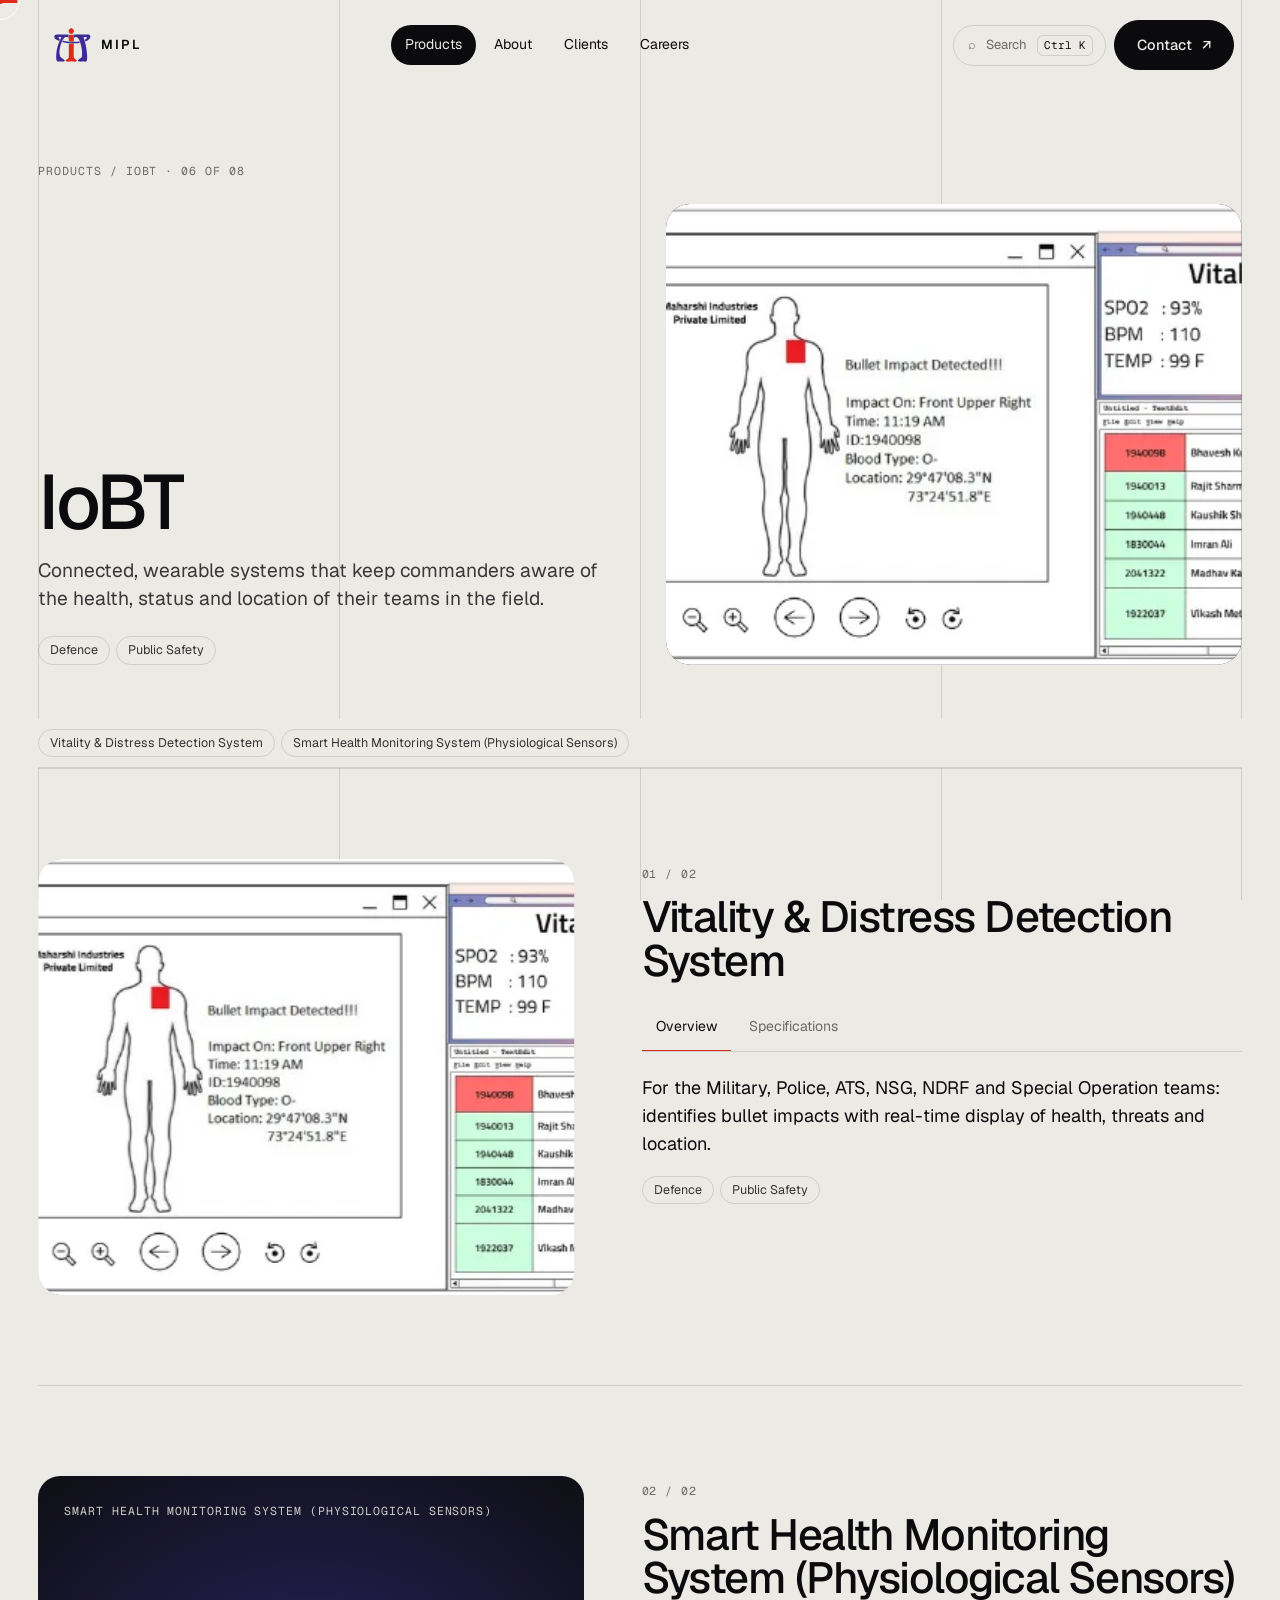
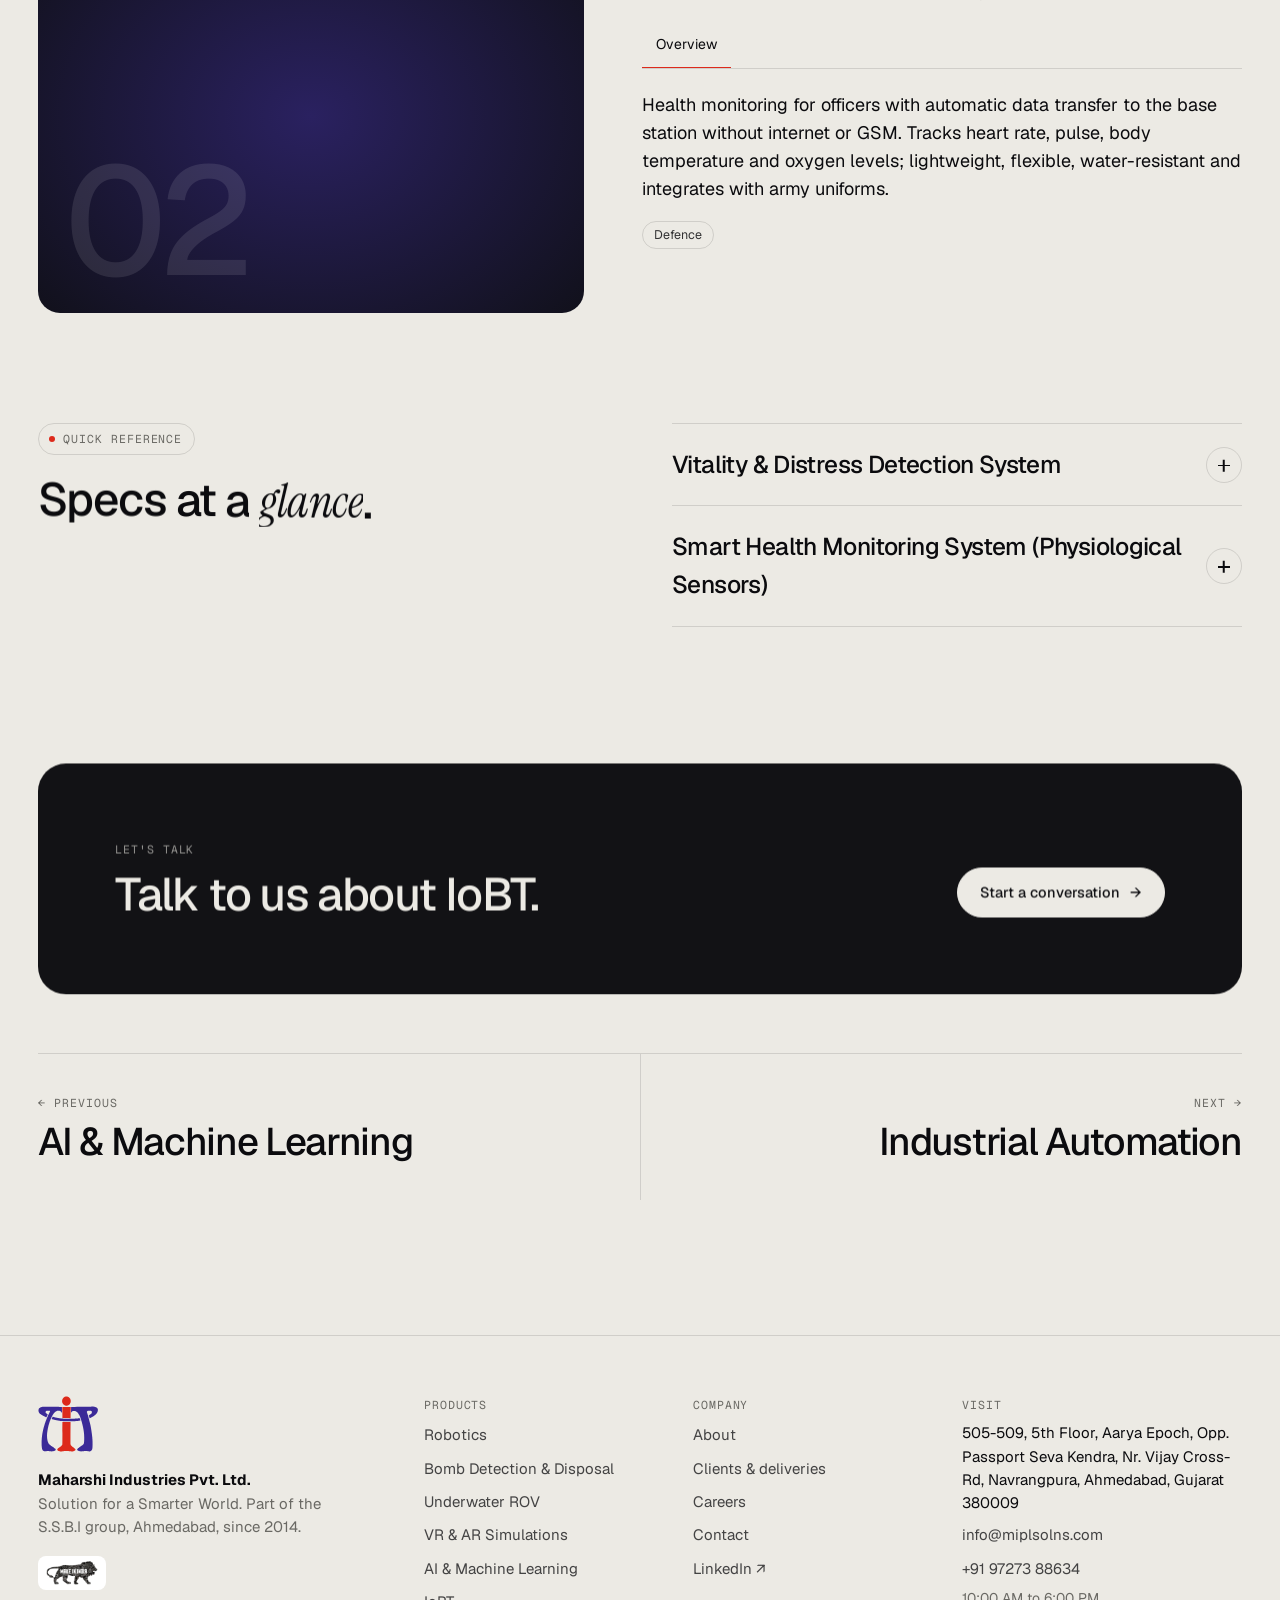
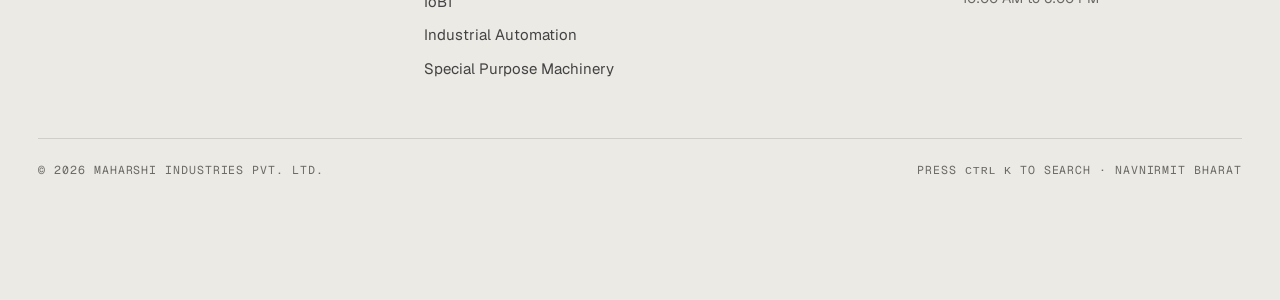
<file: products/iobt.html>
<!doctype html>
<html lang="en" data-root="../" data-theme="light"><head>
<meta charset="utf-8"><meta name="viewport" content="width=device-width,initial-scale=1">
<title>IoBT | Maharshi Industries (MIPL)</title><meta name="description" content="Wearable systems that report the health, threats and location of personnel in real time."><link rel="canonical" href="https://miplsolns.com/products/iobt.html">
<meta name="theme-color" content="#ECEAE4">
<meta property="og:type" content="website"><meta property="og:site_name" content="Maharshi Industries Pvt. Ltd."><meta property="og:title" content="IoBT | Maharshi Industries (MIPL)"><meta property="og:description" content="Wearable systems that report the health, threats and location of personnel in real time."><meta property="og:url" content="https://miplsolns.com/products/iobt.html"><meta property="og:image" content="https://miplsolns.com/assets/og/og-default.jpg"><meta property="og:image:width" content="1200"><meta property="og:image:height" content="630">
<meta name="twitter:card" content="summary_large_image"><meta name="twitter:title" content="IoBT | Maharshi Industries (MIPL)"><meta name="twitter:description" content="Wearable systems that report the health, threats and location of personnel in real time."><meta name="twitter:image" content="https://miplsolns.com/assets/og/og-default.jpg">
<link rel="icon" href="../favicon.ico" sizes="48x48"><link rel="icon" href="../favicon.svg" type="image/svg+xml"><link rel="apple-touch-icon" href="../apple-touch-icon.png"><link rel="manifest" href="../site.webmanifest">
<link rel="stylesheet" href="../assets/css/v2.css">
<script>(function(h){h.classList.add('js');try{if(sessionStorage.getItem('miplCurtain')==='1'){sessionStorage.removeItem('miplCurtain');if(!matchMedia('(prefers-reduced-motion: reduce)').matches)h.classList.add('arriving')}}catch(e){}setTimeout(function(){h.classList.remove('arriving')},2500)})(document.documentElement);</script>
<script type="application/ld+json">{"@context": "https://schema.org", "@type": "Organization", "name": "Maharshi Industries Pvt. Ltd.", "alternateName": "MIPL", "url": "https://miplsolns.com/", "logo": "https://miplsolns.com/assets/logo/mipl-logo.svg", "email": "info@miplsolns.com", "telephone": "+91 97273 88634", "foundingDate": "2014", "address": {"@type": "PostalAddress", "streetAddress": "505-509, 5th Floor, Aarya Epoch, Navrangpura", "addressLocality": "Ahmedabad", "addressRegion": "Gujarat", "postalCode": "380009", "addressCountry": "IN"}, "sameAs": ["https://www.linkedin.com/company/maharshi-industries-pvt-ltd/"]}</script></head>
<body>
<div id="prog" aria-hidden="true"></div><div class="grid-lines" aria-hidden="true"><i></i><i></i><i></i><i></i></div><a class="skip" href="#main">Skip to content</a>
<header class="nav"><a class="brand" href="../index.html" aria-label="Maharshi Industries, home"><svg class="mlogo" viewBox="54 1 398 369" xmlns="http://www.w3.org/2000/svg" aria-hidden="true" focusable="false"><g><path class="bp" d="M93.06 71.14c-1.49 0.06-2.69 0.18-3.56 0.36-0.73 0.15-2.01 0.33-2.88 0.39-2.08 0.15-3.05 0.3-3.86 0.61-0.36 0.15-1.23 0.35-1.91 0.45-0.68 0.1-1.61 0.33-2.08 0.5-0.46 0.18-1.33 0.43-1.93 0.55-0.6 0.14-1.33 0.36-1.62 0.51-0.29 0.15-0.99 0.4-1.54 0.55-1.11 0.31-2.36 0.8-3.12 1.21-0.28 0.14-0.73 0.38-1 0.5-0.28 0.12-0.73 0.36-1 0.5-0.28 0.15-0.79 0.41-1.15 0.6-1.43 0.73-4.23 2.95-5.41 4.3-1.29 1.48-2.7 3.56-2.94 4.35-0.05 0.16-0.29 0.7-0.53 1.21-0.24 0.51-0.53 1.36-0.61 1.88-0.1 0.53-0.3 1.36-0.44 1.85-0.56 1.99-0.56 7.03 0 9.16 0.14 0.51 0.34 1.5 0.45 2.19 0.11 0.68 0.34 1.55 0.5 1.94 0.16 0.38 0.39 1 0.5 1.38 0.46 1.68 2.36 5 4.42 7.75 1.54 2.05 5.29 5.51 7.95 7.31 0.35 0.24 0.89 0.61 1.2 0.84 1.36 0.98 3.59 2.43 5.3 3.48 0.49 0.3 1.1 0.69 1.38 0.88 0.28 0.19 0.75 0.46 1.05 0.61 0.3 0.16 0.78 0.45 1.05 0.65 0.28 0.2 0.56 0.36 0.65 0.36 0.09-0 0.38 0.15 0.64 0.34 0.26 0.19 0.91 0.58 1.43 0.86 0.51 0.29 1.64 0.91 2.5 1.39 0.86 0.48 1.76 0.99 2 1.12 0.24 0.15 0.64 0.33 0.89 0.4 0.25 0.09 0.55 0.25 0.68 0.39 0.11 0.12 0.53 0.35 0.91 0.51 0.39 0.15 0.85 0.38 1.03 0.5 0.18 0.11 0.65 0.38 1.06 0.58 0.41 0.2 0.98 0.49 1.25 0.64 0.28 0.15 0.75 0.39 1.06 0.53 0.31 0.14 0.76 0.36 1 0.5 0.24 0.14 0.69 0.36 1 0.5 0.31 0.14 0.76 0.36 1 0.5 0.59 0.31 4.86 2.36 7.62 3.66 1.83 0.86 2.83 1.14 3.38 0.94 0.38-0.12 0.43-0.2 1.29-1.91 0.1-0.21 0.73-1.56 1.4-3 1.28-2.76 2.19-4.71 2.56-5.44 0.12-0.24 0.35-0.74 0.5-1.11 0.14-0.38 0.36-0.83 0.49-1 0.11-0.18 0.33-0.6 0.45-0.94 0.12-0.35 0.59-1.33 1.03-2.18 0.81-1.61 0.95-2.21 0.68-2.94-0.15-0.4-1.44-1.39-4.26-3.26-0.73-0.48-1.65-1.16-2.06-1.51-0.41-0.36-1-0.81-1.31-1.01-1.34-0.85-3.44-2.7-4.19-3.7-0.33-0.41-0.84-1.35-1.15-2.08-0.69-1.6-0.84-2.71-0.75-5.26l0.06-1.66 0.54-1.09c0.41-0.8 0.79-1.31 1.49-2.02 1.18-1.18 2.1-1.69 4.56-2.5 1.64-0.54 2.08-0.62 3.5-0.74 3.25-0.25 7.99-0.29 11.45-0.09l3.33 0.19 1.49 0.59c1.65 0.65 2.16 0.98 2.62 1.69 0.43 0.64 0.5 1.33 0.25 2.08-0.11 0.34-0.29 0.94-0.39 1.35-0.11 0.4-0.3 0.89-0.44 1.07-0.12 0.19-0.36 0.66-0.51 1.07-0.15 0.4-0.38 0.88-0.49 1.05-0.12 0.18-0.4 0.68-0.61 1.12-0.21 0.45-0.48 0.95-0.58 1.12-0.1 0.18-0.53 1.04-0.95 1.94-0.43 0.89-0.86 1.76-0.99 1.94-0.11 0.18-0.31 0.59-0.44 0.94-0.14 0.34-0.35 0.83-0.5 1.06-0.14 0.24-0.36 0.69-0.5 1-0.12 0.31-0.34 0.71-0.45 0.89-0.12 0.18-0.34 0.6-0.48 0.94-0.12 0.34-0.58 1.29-0.99 2.11-0.4 0.83-1.01 2.06-1.34 2.75-0.33 0.69-0.81 1.7-1.07 2.25-1.11 2.35-3.93 8.53-4.74 10.44-0.19 0.45-0.61 1.38-0.94 2.06-0.31 0.69-0.73 1.61-0.89 2.06-0.18 0.45-0.44 1.04-0.6 1.31-0.16 0.28-0.36 0.78-0.44 1.12-0.09 0.34-0.28 0.83-0.43 1.06-0.36 0.58-1.03 2.08-1.48 3.28-0.19 0.53-0.49 1.23-0.65 1.56-0.16 0.33-0.38 0.83-0.46 1.1-0.09 0.28-0.31 0.81-0.5 1.19-0.19 0.38-0.44 0.98-0.54 1.33-0.1 0.35-0.33 0.91-0.5 1.25-0.18 0.34-0.38 0.86-0.46 1.18-0.09 0.31-0.26 0.79-0.41 1.06-0.31 0.6-1.11 2.62-1.58 4-0.2 0.55-0.49 1.28-0.66 1.62-0.18 0.34-0.41 0.96-0.53 1.36-0.12 0.4-0.29 0.85-0.39 1-0.09 0.15-0.26 0.6-0.38 1-0.12 0.41-0.38 1.11-0.58 1.55-0.2 0.44-0.45 1.11-0.56 1.5-0.11 0.4-0.34 0.98-0.5 1.29-0.15 0.31-0.38 0.9-0.48 1.31-0.11 0.41-0.36 1.11-0.56 1.56-0.2 0.44-0.4 1-0.45 1.24-0.05 0.24-0.25 0.83-0.44 1.31-0.19 0.48-0.51 1.38-0.73 2-0.21 0.61-0.5 1.49-0.65 1.94-0.15 0.45-0.44 1.24-0.64 1.75-0.2 0.51-0.45 1.3-0.56 1.75-0.11 0.45-0.33 1.1-0.49 1.44-0.15 0.35-0.35 0.94-0.44 1.31-0.09 0.38-0.29 1.01-0.46 1.41-0.16 0.4-0.41 1.21-0.55 1.8-0.14 0.6-0.39 1.35-0.55 1.66-0.15 0.31-0.35 0.9-0.44 1.31-0.08 0.41-0.31 1.16-0.51 1.66-0.19 0.49-0.41 1.28-0.49 1.75-0.08 0.46-0.3 1.2-0.5 1.65-0.2 0.45-0.43 1.2-0.51 1.69-0.08 0.48-0.3 1.24-0.49 1.69-0.2 0.45-0.41 1.23-0.49 1.74-0.09 0.51-0.31 1.3-0.51 1.76-0.2 0.45-0.43 1.2-0.5 1.66-0.06 0.45-0.29 1.24-0.49 1.74-0.2 0.5-0.44 1.39-0.51 1.96-0.09 0.64-0.26 1.3-0.46 1.68-0.2 0.4-0.4 1.15-0.54 2.01-0.12 0.79-0.34 1.61-0.5 1.91-0.15 0.31-0.36 1.15-0.51 2.05-0.14 0.89-0.35 1.7-0.48 1.91-0.25 0.41-0.45 1.28-0.59 2.51-0.04 0.41-0.21 1.05-0.38 1.41-0.29 0.66-0.46 1.43-0.61 2.84-0.05 0.41-0.21 1.06-0.38 1.44-0.31 0.75-0.5 1.61-0.62 2.88-0.05 0.44-0.24 1.29-0.44 1.88-0.21 0.65-0.43 1.64-0.5 2.45-0.09 0.8-0.3 1.8-0.51 2.45-0.24 0.71-0.4 1.6-0.5 2.56-0.09 0.94-0.28 1.89-0.5 2.61-0.24 0.74-0.43 1.74-0.55 2.88-0.1 0.96-0.26 2-0.38 2.3-0.34 0.94-0.54 2.11-0.62 3.62-0.04 0.79-0.16 1.71-0.25 2.06-0.49 1.76-0.59 2.29-0.75 4.25-0.1 1.16-0.3 2.55-0.44 3.06-0.29 1.05-0.62 3.86-0.62 5.16 0 0.46-0.14 1.48-0.3 2.25-0.39 1.81-0.55 3.19-0.65 5.59-0.04 1.06-0.21 2.73-0.38 3.69-0.36 2.24-0.53 4.11-0.68 8.06-0.06 1.75-0.2 3.8-0.3 4.54-0.46 3.38-0.7 10.95-0.7 22.59 0 12.24 0.21 18.4 0.74 21.75 0.12 0.86 0.28 2.46 0.31 3.56 0.1 2.56 0.28 4.15 0.58 5.29 0.14 0.5 0.34 1.75 0.45 2.79 0.12 1.2 0.31 2.24 0.5 2.84 0.18 0.53 0.4 1.53 0.5 2.24 0.1 0.71 0.31 1.61 0.48 2.01 0.16 0.39 0.39 1.14 0.51 1.65 0.11 0.51 0.35 1.18 0.5 1.46 0.16 0.29 0.39 0.83 0.5 1.19 0.21 0.66 0.44 1.04 1.88 3.26 0.89 1.39 2.91 3.44 4.06 4.14 2 1.2 2.73 1.56 3.44 1.7 0.41 0.09 1.2 0.33 1.75 0.54l1 0.39 3.88 0.05c4.34 0.05 6.88-0.09 9.64-0.53 5.44-0.89 16.7-0.83 20.55 0.1 0.81 0.2 2.02 0.36 3.2 0.44 1.05 0.08 2.53 0.28 3.35 0.45 2.05 0.45 4.05 0.59 8.51 0.59 4.21-0 5.81-0.12 7.31-0.59 0.51-0.16 1.49-0.36 2.15-0.43 0.68-0.08 1.65-0.28 2.19-0.45 0.54-0.18 1.5-0.4 2.15-0.51 0.64-0.1 1.4-0.28 1.69-0.38 0.28-0.11 1.03-0.35 1.64-0.54 0.62-0.19 1.35-0.46 1.62-0.6 0.28-0.15 0.8-0.35 1.15-0.45 0.79-0.24 2.18-0.99 2.81-1.51 0.25-0.21 0.68-0.54 0.95-0.73 0.65-0.44 2.04-2.16 2.53-3.14 0.66-1.36 0.74-3.43 0.15-4.35-0.15-0.24-0.41-0.7-0.59-1.03-0.4-0.75-1.91-2.34-3.81-4.01-1.51-1.33-1.71-1.49-3.69-2.8-0.69-0.45-1.6-1.12-2.02-1.49-0.43-0.35-0.96-0.75-1.19-0.86-0.23-0.11-1.01-0.64-1.75-1.16-0.74-0.53-1.75-1.24-2.24-1.58-0.5-0.35-1.1-0.79-1.35-0.98-0.25-0.19-0.95-0.69-1.58-1.1-1.49-0.99-3.8-2.6-4.29-2.99-0.41-0.33-0.89-0.66-2.71-1.89-0.61-0.41-1.36-0.94-1.65-1.15-0.29-0.23-0.79-0.59-1.12-0.81-0.33-0.23-0.8-0.55-1.04-0.71-0.24-0.16-1.14-0.79-2-1.38-0.86-0.58-1.81-1.26-2.12-1.5-0.31-0.25-0.85-0.64-1.2-0.86-2.14-1.41-6.41-4.93-8.22-6.76-1.98-2-3.99-4.83-4.96-6.94-0.14-0.31-0.41-0.81-0.61-1.12-0.19-0.31-0.43-0.81-0.5-1.12-0.09-0.31-0.29-0.79-0.44-1.06-0.16-0.28-0.39-0.84-0.5-1.25-0.12-0.41-0.35-1-0.5-1.31-0.16-0.31-0.35-0.83-0.44-1.12-0.09-0.31-0.34-1.04-0.56-1.62-0.23-0.59-0.45-1.31-0.5-1.62-0.05-0.31-0.26-0.98-0.46-1.49-0.2-0.51-0.45-1.38-0.55-1.94-0.11-0.56-0.3-1.25-0.43-1.54-0.12-0.3-0.33-1.14-0.44-1.86-0.12-0.74-0.38-1.8-0.58-2.36-0.23-0.68-0.4-1.53-0.49-2.44-0.09-0.76-0.29-1.85-0.45-2.41-0.23-0.75-0.36-1.68-0.49-3.39-0.11-1.29-0.33-3.03-0.5-3.84-0.41-1.99-0.53-3.34-0.71-8.86-0.31-9.09-0.05-23.24 0.5-26.5 0.4-2.38 0.51-3.34 0.65-5.56 0.09-1.34 0.28-2.8 0.5-3.94 0.2-1 0.39-2.38 0.44-3.06 0.09-1.48 0.28-2.69 0.53-3.38 0.19-0.55 0.34-1.49 0.54-3.5 0.08-0.76 0.28-1.94 0.44-2.62 0.18-0.69 0.36-1.81 0.45-2.5 0.08-0.69 0.3-1.88 0.49-2.62 0.2-0.76 0.43-1.85 0.5-2.44 0.21-1.73 0.34-2.44 0.56-2.95 0.11-0.26 0.31-1.19 0.44-2.05 0.14-0.86 0.35-1.9 0.49-2.31 0.12-0.41 0.35-1.45 0.5-2.31 0.15-0.86 0.41-2.01 0.59-2.56 0.18-0.55 0.4-1.54 0.5-2.2 0.1-0.66 0.29-1.45 0.41-1.75 0.14-0.3 0.36-1.2 0.5-2 0.14-0.79 0.39-1.8 0.56-2.25 0.16-0.44 0.41-1.35 0.55-2.01 0.15-0.66 0.34-1.36 0.44-1.56 0.1-0.19 0.31-0.9 0.46-1.58 0.15-0.69 0.44-1.66 0.62-2.19 0.19-0.54 0.41-1.3 0.49-1.71 0.09-0.41 0.29-1.06 0.45-1.44 0.16-0.38 0.38-1.09 0.49-1.58 0.1-0.49 0.35-1.29 0.56-1.78 0.2-0.49 0.44-1.25 0.53-1.68 0.09-0.44 0.25-0.99 0.38-1.23 0.11-0.25 0.35-0.93 0.53-1.5 0.16-0.59 0.45-1.4 0.61-1.81 0.18-0.41 0.39-1.06 0.48-1.44 0.09-0.38 0.3-0.98 0.46-1.34 0.16-0.35 0.41-1.05 0.55-1.54 0.14-0.5 0.36-1.14 0.51-1.41 0.14-0.29 0.41-1 0.61-1.59 0.56-1.7 1.2-3.44 1.46-3.96 0.14-0.26 0.35-0.81 0.46-1.23 0.12-0.41 0.35-1.01 0.51-1.33 0.15-0.31 0.4-0.94 0.55-1.38 0.15-0.44 0.34-0.91 0.43-1.05 0.09-0.14 0.29-0.64 0.44-1.1 0.16-0.46 0.41-1.09 0.58-1.38 0.16-0.29 0.36-0.78 0.44-1.09 0.09-0.3 0.29-0.83 0.45-1.15 0.16-0.33 0.44-0.95 0.6-1.4 0.18-0.44 0.4-0.94 0.5-1.1 0.11-0.16 0.3-0.61 0.44-0.99 0.12-0.39 0.41-1.03 0.61-1.44 0.21-0.4 0.48-0.99 0.59-1.3 0.11-0.3 0.29-0.69 0.39-0.85 0.11-0.18 0.33-0.68 0.49-1.14 0.15-0.45 0.43-1.05 0.61-1.31 0.18-0.26 0.33-0.59 0.33-0.71 0-0.11 0.21-0.62 0.49-1.14 0.26-0.5 0.53-1.09 0.56-1.3 0.05-0.21 0.23-0.58 0.4-0.81 0.16-0.23 0.41-0.73 0.55-1.1 0.15-0.38 0.38-0.84 0.51-1.03 0.14-0.2 0.36-0.68 0.49-1.06 0.14-0.4 0.33-0.81 0.43-0.91 0.1-0.11 0.36-0.6 0.6-1.07 0.24-0.49 0.53-1.05 0.62-1.25 0.11-0.21 0.56-1.09 1-1.96 0.71-1.44 1.1-2.19 2.3-4.44 0.21-0.4 0.55-1.01 0.76-1.35 0.21-0.35 0.7-1.16 1.09-1.81 1.96-3.29 3.23-5.18 5.64-8.44 3.33-4.5 8.69-9.93 11.89-12.03 0.54-0.36 1.2-0.83 1.46-1.03 0.56-0.45 3.71-2.16 4.6-2.51 0.34-0.14 0.89-0.38 1.21-0.54 0.33-0.16 0.86-0.36 1.2-0.45 0.34-0.09 0.83-0.26 1.1-0.4 0.28-0.14 1.26-0.41 2.2-0.62 0.94-0.2 2.14-0.49 2.65-0.62 0.85-0.24 1.29-0.26 4.81-0.28l3.88-0.01 0.94 0.33c0.53 0.18 1.54 0.44 2.25 0.58 0.73 0.14 1.62 0.39 2 0.56 0.38 0.18 0.94 0.38 1.23 0.46 2.18 0.58 6.55 3.84 8.46 6.31 0.41 0.54 0.99 1.25 1.28 1.6 0.29 0.35 0.76 1.11 1.05 1.7 0.29 0.59 0.66 1.25 0.81 1.48 0.16 0.21 0.4 0.66 0.53 1 0.12 0.34 0.31 0.61 0.43 0.64 0.55 0.1 0.54 0.53 0.49-19.85-0.05-22.11 0.11-19.69-1.34-19.88-0.48-0.06-6.15-0.11-12.61-0.12-12.62-0-20.86-0.12-42.06-0.62-2.58-0.06-11.01-0.18-18.75-0.25-11.93-0.12-14.98-0.19-20.06-0.45-8.35-0.44-19.09-0.62-24-0.41Z"/><path class="bp" d="M402 71.14c-6.68 0.08-9.41 0.18-14.25 0.5-1.76 0.11-10.08 0.26-28.56 0.49-6.05 0.08-13.48 0.19-16.5 0.26-12.99 0.29-23.65 0.4-45.88 0.48-25.59 0.09-24.15 0.04-24.43 0.75-0.06 0.18-0.16 1.5-0.2 2.95-0.06 2.16-0.29 24.39-0.31 30.25-0.01 1.81 0.15 3.64 0.35 3.84 0.21 0.21 0.58-0.01 0.96-0.62 1.05-1.66 1.49-2.4 1.78-2.96 1-1.96 4.12-5.05 6.14-6.04 0.39-0.2 0.94-0.48 1.21-0.62 0.46-0.24 1.58-0.62 3.12-1.1 0.44-0.14 1.44-0.21 3.38-0.26 3.38-0.08 5.95 0.09 7 0.46 0.41 0.15 1.34 0.36 2.06 0.49 0.75 0.14 1.59 0.36 1.94 0.54 0.35 0.18 1.05 0.44 1.56 0.59 1 0.3 3.78 1.64 4.81 2.31 0.35 0.23 0.89 0.58 1.21 0.78 1.14 0.71 2.06 1.43 3.79 2.95 2.78 2.45 4.9 4.94 9.33 10.91 0.62 0.84 1.75 2.54 2.76 4.16 0.45 0.74 0.95 1.5 1.1 1.69 0.16 0.2 0.46 0.7 0.69 1.12 0.21 0.43 0.61 1.14 0.88 1.59 0.66 1.11 1.41 2.54 2.25 4.25 1.29 2.61 1.66 3.44 1.81 3.94 0.09 0.28 0.31 0.75 0.5 1.06 0.19 0.31 0.41 0.88 0.5 1.25 0.09 0.38 0.31 1 0.51 1.38 0.19 0.38 0.41 0.96 0.49 1.31 0.08 0.34 0.28 0.85 0.44 1.12 0.16 0.29 0.41 0.98 0.55 1.55 0.14 0.56 0.38 1.2 0.51 1.39 0.15 0.2 0.35 0.78 0.45 1.28 0.1 0.5 0.35 1.25 0.55 1.66 0.2 0.41 0.41 1.07 0.49 1.46 0.08 0.39 0.28 1 0.45 1.34 0.18 0.35 0.4 1.01 0.5 1.48 0.11 0.48 0.36 1.21 0.56 1.66 0.2 0.45 0.43 1.18 0.5 1.61 0.08 0.45 0.28 1.07 0.45 1.4 0.16 0.33 0.4 1.1 0.54 1.71 0.14 0.62 0.36 1.35 0.5 1.62 0.14 0.28 0.35 0.91 0.46 1.41 0.11 0.51 0.34 1.24 0.5 1.62 0.16 0.39 0.4 1.21 0.54 1.81 0.14 0.61 0.36 1.38 0.5 1.71 0.14 0.33 0.35 1.05 0.46 1.62 0.11 0.56 0.34 1.34 0.5 1.71 0.16 0.38 0.41 1.24 0.55 1.91 0.14 0.68 0.36 1.49 0.51 1.81 0.14 0.33 0.34 1.06 0.44 1.64 0.11 0.59 0.33 1.38 0.49 1.75 0.15 0.39 0.4 1.26 0.54 1.95 0.14 0.69 0.38 1.5 0.51 1.81 0.14 0.31 0.34 1.1 0.45 1.75 0.11 0.65 0.34 1.53 0.51 1.94 0.16 0.41 0.39 1.29 0.5 1.94 0.1 0.65 0.33 1.53 0.5 1.94 0.18 0.41 0.4 1.34 0.5 2.06 0.11 0.73 0.31 1.59 0.45 1.94 0.38 0.94 0.46 1.28 0.6 2.38 0.08 0.56 0.29 1.49 0.49 2.06 0.2 0.59 0.43 1.59 0.5 2.21 0.09 0.65 0.3 1.59 0.51 2.15 0.21 0.6 0.41 1.46 0.5 2.21 0.15 1.34 0.3 2.05 0.58 2.58 0.09 0.18 0.26 1.05 0.36 1.94 0.11 0.88 0.34 2.02 0.5 2.54 0.3 0.91 0.4 1.51 0.69 3.75 0.08 0.59 0.26 1.49 0.43 2 0.16 0.51 0.34 1.41 0.39 2 0.12 1.62 0.29 2.5 0.61 3.53 0.21 0.65 0.35 1.46 0.45 2.74 0.08 1.1 0.28 2.38 0.49 3.3 0.24 0.98 0.41 2.19 0.51 3.44 0.08 1.06 0.25 2.36 0.38 2.88 0.41 1.7 0.5 2.29 0.69 4.94 0.1 1.44 0.3 3.16 0.44 3.81 0.16 0.78 0.34 2.56 0.5 5.1 0.14 2.15 0.34 4.38 0.45 4.94 0.34 1.85 0.41 2.73 0.55 7.09 0.24 7.35 0.38 10.5 0.53 12.38 0.2 2.44 0.2 12.88 0 16.06-0.08 1.38-0.24 4.78-0.34 7.56-0.31 7.98-0.38 9.08-0.66 10.19-0.14 0.55-0.31 1.59-0.39 2.31-0.31 3.05-0.39 3.6-0.58 4.12-0.11 0.31-0.31 1.03-0.44 1.59-0.56 2.38-2.35 5.75-4.21 7.94-0.68 0.8-2.3 2.24-3.6 3.2-1.69 1.25-1.89 1.39-2.44 1.71-0.31 0.18-0.9 0.58-1.31 0.88-0.41 0.31-1 0.7-1.31 0.89-0.94 0.56-3.3 2.09-4.56 2.95-0.48 0.34-1.1 0.75-1.38 0.94-0.28 0.19-0.96 0.65-1.54 1.03-0.56 0.39-1.3 0.86-1.62 1.07-0.33 0.2-1 0.69-1.51 1.06-0.5 0.38-1.18 0.86-1.49 1.06-0.33 0.21-0.93 0.61-1.34 0.91-0.41 0.29-1 0.71-1.31 0.94-0.31 0.21-0.98 0.71-1.49 1.09-0.5 0.38-1.06 0.8-1.25 0.93-2.21 1.62-3.34 2.49-4 3.06-0.44 0.39-1.15 0.98-1.58 1.33-1.76 1.41-3.28 2.81-4.88 4.48-1.41 1.49-1.79 1.98-2.4 3.09l-0.73 1.31 0 1.25c0 1.24 0.01 1.26 0.54 2.2 1.18 2.12 4.46 4.59 7.46 5.61 0.55 0.19 1.29 0.45 1.62 0.6 1.53 0.62 3.2 1.16 4.12 1.34 0.55 0.1 1.34 0.31 1.75 0.49 0.41 0.18 1.26 0.38 1.88 0.45 0.62 0.08 1.55 0.28 2.06 0.44 1.46 0.48 2.51 0.58 6.62 0.56 4.44-0 6.3-0.12 8.34-0.56 1.07-0.24 2.11-0.35 3.85-0.44 2.55-0.12 3.54-0.24 5.5-0.62 0.76-0.15 2.51-0.33 4.46-0.44 2.41-0.14 3.55-0.25 4.56-0.49 2.45-0.55 6.85-0.53 8.66 0.05 0.56 0.18 1.7 0.33 3.62 0.49 1.86 0.16 3.09 0.33 3.62 0.49 1.19 0.36 1.3 0.39 3.15 0.53 0.94 0.06 2.06 0.24 2.5 0.36 1.74 0.53 2.2 0.58 5.73 0.58l3.44-0 0.99-0.35c0.55-0.19 1.39-0.44 1.86-0.54 0.48-0.1 1.24-0.34 1.69-0.54 0.46-0.2 0.99-0.4 1.18-0.45 0.73-0.19 3.61-2.23 4.62-3.28 0.95-0.99 2.61-3.18 2.91-3.86 0.16-0.35 0.43-0.84 0.6-1.1 0.18-0.25 0.36-0.64 0.4-0.86 0.05-0.23 0.25-0.74 0.44-1.15 0.2-0.41 0.5-1.38 0.68-2.12 0.16-0.76 0.39-1.58 0.49-1.81 0.2-0.49 0.41-1.71 0.53-3.12 0.05-0.51 0.19-1.36 0.31-1.88 0.38-1.48 0.5-2.8 0.62-6.48 0.06-1.88 0.14-3.45 0.18-3.5 0.04-0.06 0.16-1.28 0.29-2.73 0.2-2.34 0.23-4.1 0.23-16.55-0.01-13.46-0.03-14.04-0.29-16.88-0.18-1.81-0.33-4.65-0.4-7.39-0.14-5.18-0.28-7.16-0.62-8.99-0.18-0.94-0.29-2.27-0.38-4.7-0.12-3.53-0.2-4.33-0.62-6.3-0.18-0.79-0.3-2.08-0.38-3.81-0.14-2.84-0.24-3.74-0.62-5.34-0.18-0.73-0.29-1.8-0.38-3.58-0.08-1.39-0.21-2.94-0.33-3.44-0.1-0.5-0.3-1.41-0.44-2.02-0.12-0.62-0.24-1.6-0.24-2.19-0.01-1.68-0.21-3.34-0.56-4.62-0.24-0.88-0.35-1.71-0.44-3.19-0.14-2.36-0.18-2.65-0.58-4.12-0.21-0.79-0.34-1.76-0.44-3.25-0.11-1.7-0.23-2.46-0.56-3.78-0.25-0.98-0.43-1.96-0.43-2.4 0-1.3-0.25-3.19-0.56-4.34-0.2-0.71-0.36-1.74-0.45-2.86-0.08-1.07-0.25-2.24-0.45-3-0.43-1.68-0.5-2.1-0.65-4-0.08-0.94-0.24-1.98-0.38-2.44-0.25-0.78-0.35-1.4-0.64-3.95-0.06-0.62-0.26-1.59-0.43-2.15-0.18-0.56-0.35-1.43-0.39-1.93-0.11-1.23-0.4-2.84-0.64-3.5-0.1-0.3-0.28-1.26-0.38-2.15-0.11-0.99-0.31-2.06-0.54-2.75-0.2-0.62-0.43-1.65-0.5-2.27-0.08-0.62-0.28-1.6-0.45-2.18-0.18-0.59-0.4-1.64-0.51-2.35-0.1-0.71-0.35-1.73-0.54-2.25-0.2-0.54-0.43-1.38-0.5-1.88-0.08-0.5-0.3-1.39-0.51-2-0.2-0.6-0.43-1.51-0.49-2.02-0.08-0.51-0.29-1.39-0.5-1.94-0.2-0.55-0.43-1.4-0.5-1.88-0.08-0.49-0.3-1.36-0.5-1.95-0.2-0.59-0.4-1.38-0.45-1.75-0.11-0.91-0.28-1.53-0.62-2.43-0.16-0.41-0.36-1.2-0.45-1.75-0.08-0.55-0.3-1.43-0.5-1.95-0.19-0.51-0.4-1.39-0.49-1.93-0.09-0.55-0.29-1.38-0.46-1.84-0.16-0.48-0.41-1.46-0.55-2.2-0.14-0.74-0.36-1.59-0.5-1.9-0.14-0.3-0.31-0.95-0.38-1.44-0.08-0.48-0.33-1.5-0.56-2.25-0.23-0.76-0.49-1.78-0.56-2.25-0.08-0.49-0.3-1.3-0.5-1.83-0.19-0.53-0.41-1.43-0.5-2-0.08-0.58-0.3-1.45-0.5-1.93-0.19-0.49-0.41-1.35-0.49-1.93-0.08-0.58-0.3-1.45-0.5-1.95-0.2-0.5-0.43-1.35-0.5-1.9-0.15-1.12-0.24-1.49-0.6-2.29-0.14-0.31-0.31-1.07-0.4-1.69-0.09-0.62-0.3-1.46-0.46-1.88-0.18-0.41-0.43-1.36-0.55-2.1-0.14-0.75-0.36-1.59-0.5-1.85-0.12-0.26-0.35-1.01-0.48-1.65-0.14-0.65-0.36-1.41-0.51-1.71-0.15-0.29-0.35-0.93-0.45-1.4-0.1-0.48-0.35-1.2-0.55-1.59-0.19-0.4-0.43-1.07-0.5-1.51-0.08-0.44-0.3-1.11-0.49-1.49-0.2-0.39-0.45-1.11-0.56-1.62-0.11-0.51-0.31-1.1-0.44-1.31-0.14-0.21-0.36-0.86-0.51-1.44-0.15-0.58-0.38-1.26-0.51-1.53-0.12-0.26-0.33-0.86-0.44-1.33-0.1-0.46-0.35-1.18-0.55-1.6-0.2-0.41-0.43-1.11-0.5-1.55-0.08-0.45-0.28-1.07-0.45-1.41-0.16-0.33-0.41-1.06-0.54-1.62-0.14-0.58-0.4-1.38-0.58-1.78-0.25-0.56-0.34-1.03-0.4-1.94-0.1-1.62 0.08-2.36 0.85-3.61 0.73-1.19 2.11-2.41 3.15-2.78 0.36-0.11 0.85-0.34 1.1-0.49 0.26-0.15 1.05-0.38 1.85-0.51 0.79-0.15 1.95-0.4 2.61-0.58 2.33-0.6 11.48-0.55 13.4 0.08 0.45 0.15 1.46 0.35 2.25 0.45 0.99 0.14 1.74 0.31 2.44 0.6 0.55 0.23 1.24 0.48 1.53 0.56 0.29 0.08 0.69 0.28 0.88 0.43 0.19 0.15 0.58 0.44 0.85 0.62 1.05 0.7 1.8 1.83 2.2 3.28 0.24 0.88 0.26 1.19 0.19 2.5-0.11 2.24-0.46 3.96-1.07 5.34-1 2.25-1.99 3.84-3.11 5.04-0.4 0.41-0.88 0.96-1.06 1.23-0.61 0.8-3.61 3.26-5.7 4.66-1.65 1.11-5.74 3.35-7.12 3.91-0.38 0.15-1 0.49-1.38 0.74-0.65 0.44-0.69 0.49-0.73 1.05-0.03 0.38 0.08 0.91 0.28 1.51 0.18 0.51 0.4 1.3 0.5 1.75 0.11 0.46 0.34 1.16 0.5 1.55 0.16 0.4 0.4 1.18 0.51 1.73 0.12 0.55 0.35 1.31 0.51 1.7 0.16 0.39 0.4 1.23 0.54 1.84 0.14 0.62 0.36 1.36 0.51 1.65 0.15 0.29 0.35 1.01 0.45 1.6 0.11 0.6 0.35 1.45 0.55 1.9 0.19 0.45 0.41 1.2 0.5 1.66 0.29 1.6 0.91 2.09 2.02 1.59 2.04-0.9 3.45-1.58 3.76-1.79 0.19-0.12 0.68-0.36 1.09-0.53 0.4-0.16 0.93-0.43 1.15-0.6 0.23-0.16 0.62-0.38 0.89-0.46 0.26-0.08 0.62-0.29 0.83-0.45 0.2-0.16 0.61-0.39 0.9-0.5 0.3-0.1 0.69-0.28 0.86-0.39 0.28-0.19 2.66-1.51 4.61-2.56 0.38-0.2 0.85-0.5 1.05-0.68 0.19-0.16 0.43-0.3 0.51-0.3 0.09-0 0.91-0.46 1.84-1.01 0.93-0.56 1.76-1.05 1.86-1.09 0.1-0.04 0.54-0.3 0.96-0.58 0.43-0.29 1.1-0.71 1.5-0.96 1.43-0.89 6.24-4.1 6.75-4.51 0.29-0.23 0.99-0.76 1.56-1.19 3.86-2.9 8.74-7.61 12.74-12.29 1.41-1.65 3.59-4.69 4.09-5.69 0.18-0.34 0.44-0.8 0.59-1 0.16-0.21 0.43-0.66 0.59-1 0.18-0.35 0.43-0.85 0.58-1.12 0.5-0.95 1.26-2.66 1.35-3.01 0.05-0.2 0.19-0.58 0.33-0.84 0.12-0.25 0.38-1 0.55-1.65 0.18-0.65 0.43-1.43 0.55-1.73 0.14-0.3 0.34-1.19 0.45-1.98 0.1-0.79 0.31-2.1 0.45-2.93 0.39-2.31 0.45-5.69 0.12-7.06-0.14-0.59-0.34-1.59-0.45-2.23-0.28-1.62-1.48-3.96-2.88-5.68-1.28-1.55-4.19-3.96-5.68-4.71-0.41-0.21-0.79-0.44-0.83-0.5-0.05-0.06-0.38-0.21-0.74-0.34-0.35-0.11-0.98-0.38-1.36-0.56-0.39-0.2-1.09-0.5-1.55-0.68-0.46-0.18-0.91-0.38-0.99-0.44-0.09-0.08-0.61-0.24-1.19-0.39-0.58-0.14-1.33-0.4-1.66-0.58-0.36-0.18-1.12-0.39-1.75-0.5-0.61-0.09-1.33-0.28-1.58-0.41-0.55-0.28-1.55-0.46-3.08-0.56-0.61-0.05-1.71-0.23-2.44-0.4-2.25-0.54-5.06-0.59-20.38-0.4Z"/><path class="bar" d="M151.12 138.14c-0.64 0.2-0.75 0.34-1.55 1.95-0.4 0.81-0.81 1.61-0.9 1.79-0.1 0.18-0.58 1.12-1.07 2.12-0.49 1-0.99 1.96-1.11 2.14-0.12 0.18-0.34 0.62-0.49 0.99-0.14 0.36-0.36 0.8-0.5 0.96-0.14 0.18-0.35 0.6-0.49 0.96-0.14 0.36-0.39 0.86-0.55 1.11-0.44 0.65-0.88 2.15-0.73 2.45 0.15 0.26 0.28 0.33 1.39 0.64 0.45 0.12 1.15 0.34 1.56 0.48 0.41 0.14 1.09 0.31 1.5 0.39 0.41 0.08 1.09 0.28 1.51 0.45 0.41 0.16 1.3 0.39 1.95 0.5 0.66 0.1 1.5 0.33 1.88 0.5 0.36 0.16 1.09 0.36 1.6 0.44 0.51 0.09 1.28 0.28 1.69 0.44 1.14 0.43 1.14 0.43 2.43 0.62 0.68 0.1 1.58 0.31 2.02 0.49 0.44 0.16 1.23 0.36 1.74 0.44 0.51 0.09 1.35 0.29 1.84 0.46 0.95 0.31 2.79 0.68 3.46 0.68 0.21-0 0.86 0.18 1.44 0.38 0.59 0.21 1.54 0.44 2.12 0.5 0.59 0.08 1.55 0.3 2.14 0.51 0.7 0.24 1.51 0.41 2.38 0.5 0.73 0.06 1.88 0.29 2.56 0.49 0.69 0.2 1.95 0.45 2.81 0.55 0.86 0.1 1.85 0.29 2.19 0.43 0.73 0.29 1.83 0.48 3.69 0.65 0.73 0.06 1.68 0.23 2.12 0.35 1.19 0.36 1.33 0.39 3.01 0.53 0.85 0.08 2.06 0.28 2.68 0.44 1.29 0.35 2.51 0.51 4.56 0.62 0.79 0.05 2.04 0.21 2.76 0.38 1.46 0.34 2.9 0.51 5.24 0.62 0.99 0.05 2.05 0.19 2.88 0.39 1.34 0.33 2.14 0.39 8.31 0.68 1.49 0.06 3.25 0.23 4.05 0.36 3.12 0.55 15.01 0.7 41.76 0.51 17.28-0.11 21.09-0.2 23.88-0.58 1.39-0.18 3.35-0.28 10.38-0.55 2.58-0.09 3.68-0.19 4.94-0.43 1.11-0.2 2.34-0.33 3.88-0.39 3.3-0.12 4.76-0.26 6.21-0.61 0.95-0.23 1.95-0.34 3.88-0.44 2.15-0.12 2.84-0.2 4-0.5 0.78-0.2 2.06-0.43 2.85-0.51 0.79-0.08 2.02-0.28 2.75-0.45 0.73-0.18 2.11-0.4 3.08-0.49 1.93-0.19 2.55-0.38 2.86-0.86 0.3-0.46 0.26-1.31-0.1-2.02-0.18-0.34-0.38-0.85-0.45-1.15-0.08-0.29-0.2-0.76-0.28-1.06-0.08-0.29-0.25-0.68-0.39-0.86-0.12-0.19-0.33-0.75-0.43-1.24-0.1-0.49-0.34-1.18-0.51-1.54-0.18-0.35-0.4-1-0.5-1.45-0.09-0.45-0.33-1.12-0.53-1.5-0.19-0.38-0.43-1.05-0.5-1.49-0.09-0.45-0.41-1.3-0.71-1.91-0.65-1.3-0.69-1.31-2.4-1.11-0.66 0.09-1.64 0.2-2.15 0.26-0.51 0.06-1.29 0.23-1.73 0.36-0.43 0.14-1.39 0.31-2.12 0.39-1.89 0.19-2.8 0.34-4.09 0.69-0.86 0.24-1.69 0.33-3.58 0.43-1.61 0.09-3.21 0.25-4.62 0.5-1.75 0.29-2.85 0.39-5.61 0.5-3.51 0.15-4.12 0.2-7.81 0.64-3.11 0.38-20.38 0.54-47 0.46-21.85-0.08-22.55-0.09-26.69-0.65-1.28-0.18-3.78-0.39-5.56-0.49-2.34-0.14-3.69-0.28-4.81-0.5-1.11-0.21-2.35-0.34-4.31-0.44-2.27-0.11-2.96-0.19-4-0.46-0.86-0.23-2.06-0.4-3.88-0.55-1.69-0.15-2.91-0.31-3.44-0.48-1.14-0.35-1.31-0.38-3.69-0.53-1.38-0.09-2.45-0.23-3.06-0.4-1.59-0.44-1.76-0.46-3.44-0.66-0.89-0.1-2.05-0.33-2.56-0.49-0.55-0.18-1.59-0.36-2.5-0.45-1.03-0.1-1.95-0.26-2.69-0.5-0.61-0.2-1.76-0.45-2.54-0.56-0.78-0.11-1.78-0.34-2.2-0.5-0.44-0.16-1.36-0.36-2.09-0.44-0.75-0.09-1.71-0.29-2.31-0.5-0.58-0.2-1.48-0.43-2.01-0.5-0.54-0.09-1.36-0.31-1.85-0.5-0.48-0.19-1.38-0.41-2-0.49-0.64-0.09-1.46-0.3-1.94-0.5-0.45-0.19-1.2-0.43-1.69-0.51-0.48-0.09-1.29-0.31-1.79-0.51-0.51-0.2-1.33-0.43-1.81-0.5-0.5-0.08-1.26-0.3-1.7-0.5-0.89-0.41-1.86-0.54-2.51-0.35Z"/></g><g><g class="stem"><path d="M214.91 73.17c-0.21 0.1-0.45 0.29-0.53 0.44-0.15 0.26-0.03 12.81 0.24 24.7 0.08 3.16 0.19 15 0.25 26.31 0.06 11.31 0.15 20.69 0.19 20.84 0.12 0.53 0.45 0.59 3.88 0.62 3.11 0.05 8.76 0.3 12.06 0.54 3.09 0.23 30.86 0.62 36.27 0.53 1.6-0.03 1.89-0.58 1.54-2.98-0.2-1.41-0.21-2.15-0.08-10.12 0.08-4.74 0.2-12.05 0.26-16.24 0.24-14.61 0.39-21.91 0.58-27.38 0.1-3.03 0.24-7.9 0.3-10.85 0.14-6.04 0.12-6.18-0.62-6.43-0.71-0.23-53.8-0.21-54.34 0.01Z"/><path d="M215.2 172.2c-0.11 0.1-0.2 0.26-0.2 0.34 0 0.09-0.01 32.77-0.03 72.65-0.04 66.54-0.05 72.55-0.24 73.12-0.11 0.34-0.38 1.24-0.59 2-1.05 3.85-3.26 6.85-8.24 11.21-1.2 1.05-2.5 2.14-2.9 2.41-0.39 0.28-1.14 0.83-1.65 1.23-1.33 1.03-3.01 2.24-5.11 3.65-2.48 1.68-2.96 2.01-3.69 2.56-0.41 0.31-0.98 0.71-1.25 0.9-0.28 0.19-0.73 0.51-1 0.71-0.28 0.21-0.84 0.61-1.25 0.9-0.41 0.29-1.12 0.85-1.58 1.23-0.46 0.39-1.29 1.06-1.84 1.5-1.98 1.55-3.12 2.99-4 5l-0.58 1.33 0 1.51-0.01 1.5 0.49 0.93c0.61 1.16 1.49 2.18 2.76 3.16 1.62 1.26 2.43 1.7 5.12 2.8 0.41 0.16 1.11 0.46 1.56 0.66 0.45 0.2 1.24 0.45 1.75 0.58 0.51 0.11 1.15 0.31 1.4 0.44 0.26 0.14 0.85 0.33 1.31 0.44 0.48 0.1 1.36 0.35 1.98 0.55 0.62 0.2 1.83 0.45 2.68 0.56 0.85 0.11 2 0.31 2.56 0.44 1.4 0.34 4.3 0.35 6.1 0.01 1.94-0.36 2-0.38 4.29-0.51 1.38-0.09 2.76-0.26 3.94-0.5 1-0.2 2.55-0.44 3.44-0.51 0.9-0.08 2.25-0.28 3-0.44 0.76-0.16 2.64-0.41 4.19-0.55 1.55-0.15 3.66-0.4 4.69-0.56 4.64-0.75 14.9-0.75 18.4-0 0.78 0.18 2.5 0.39 3.88 0.5 1.44 0.12 3.03 0.33 3.79 0.5 1.59 0.36 1.88 0.4 3.88 0.56 0.86 0.06 2.21 0.25 3.01 0.43 0.79 0.16 2.27 0.36 3.31 0.45 2.16 0.18 4.2 0.41 5.61 0.68 1.5 0.29 4.38 0.26 5.96-0.05 0.71-0.14 2.1-0.34 3.1-0.45 1.12-0.12 2.24-0.34 2.94-0.55 0.62-0.2 1.38-0.39 1.69-0.44 0.31-0.05 1.04-0.25 1.62-0.45 0.59-0.2 1.58-0.5 2.19-0.66 4.94-1.31 8.51-3.75 9.45-6.43 1.09-3.09-0.41-6.25-4.81-10.1-0.9-0.79-2.11-1.85-2.7-2.35-1.12-0.98-3.26-2.69-4-3.2-0.24-0.16-0.78-0.59-1.19-0.94-0.41-0.35-1.31-1.05-2-1.54-1.39-1.01-1.86-1.38-3.2-2.46-0.5-0.41-1.15-0.93-1.44-1.12-0.78-0.58-2.23-1.78-3.3-2.75-0.53-0.49-1.59-1.44-2.35-2.12-3.23-2.89-5.33-5.43-6.41-7.79-0.58-1.26-0.8-2.05-0.98-3.59-0.16-1.39-0.19-138.19-0.01-142.38l0.1-2.75-0.33-0.33c-0.19-0.18-0.44-0.5-0.55-0.71l-0.21-0.4-19.69-0-19.68-0-0.4-0.5-0.4-0.5-6.1-0c-5.39-0-6.12 0.03-6.3 0.2Z"/></g><path class="dot" d="M239.81 4.25c-0.69 0.05-1.68 0.21-2.19 0.35-0.51 0.15-1.36 0.33-1.9 0.39-0.53 0.08-1.62 0.36-2.45 0.64-0.83 0.28-1.56 0.5-1.64 0.5-0.12-0-1.62 0.74-3.55 1.74-4.34 2.26-8.8 6.74-11.14 11.14-1.28 2.41-1.84 3.58-1.95 4.04-0.08 0.29-0.3 0.89-0.5 1.34-0.2 0.45-0.44 1.29-0.55 1.88-0.1 0.59-0.33 1.56-0.51 2.19-0.74 2.55-0.71 9.73 0.05 12.7 0.2 0.79 0.44 1.78 0.51 2.2 0.08 0.44 0.3 1.16 0.49 1.62 0.2 0.48 0.43 1.1 0.51 1.41 0.14 0.49 0.51 1.34 1.36 3 2.81 5.5 7.83 10.39 13.39 13.06 0.79 0.38 1.5 0.69 1.6 0.69 0.09-0 0.45 0.15 0.8 0.33 0.35 0.18 1.15 0.43 1.78 0.55 0.62 0.14 1.5 0.35 1.95 0.49 2.25 0.7 8.39 0.7 10.76 0.01 0.45-0.14 1.26-0.33 1.81-0.44 0.95-0.18 2.95-0.93 4.24-1.59 0.35-0.18 0.76-0.36 0.94-0.41 0.33-0.1 1.36-0.69 2.44-1.38 0.35-0.23 0.88-0.56 1.18-0.75 0.31-0.19 0.96-0.71 1.46-1.18 0.5-0.45 1.38-1.25 1.94-1.76 0.56-0.51 1.38-1.39 1.79-1.95 0.43-0.55 1.07-1.43 1.46-1.94 1.56-2.08 3.29-5.36 4.12-7.81 0.68-2 1.45-5.31 1.62-6.95 0.09-0.81 0.11-2.51 0.08-4.31-0.05-2.61-0.1-3.25-0.45-5.2-0.21-1.23-0.51-2.55-0.65-2.94-0.14-0.39-0.43-1.25-0.64-1.9-0.65-2.06-2.58-5.7-3.98-7.55-0.31-0.4-0.73-0.96-0.93-1.25-1.73-2.4-5.96-6.14-8.14-7.19-0.41-0.19-1.34-0.68-2.05-1.06-0.85-0.46-1.7-0.83-2.46-1.03-0.65-0.18-1.43-0.43-1.73-0.56-0.31-0.12-1.12-0.33-1.81-0.43-0.69-0.11-1.78-0.3-2.41-0.43-1.46-0.3-3.05-0.39-4.66-0.26Z"/></g></svg><b>MIPL</b></a>
<nav aria-label="Main"><ul><li><a href="../products.html" aria-current=page>Products</a></li><li><a href="../about.html">About</a></li><li><a href="../clients.html">Clients</a></li><li><a href="../careers.html">Careers</a></li></ul></nav>
<div class="nright"><button class="kbtn" type="button" data-cmdk aria-label="Search the site (Ctrl+K)"><span aria-hidden="true">⌕</span><span class="t">Search</span><kbd aria-hidden="true">Ctrl K</kbd></button>
<a class="btn solid navcta magnetic" href="../contact.html"><span class="lbl">Contact</span> <span class="ar">↗</span></a>
<button class="burger" aria-label="Menu" aria-expanded="false" aria-controls="mmenu"><span></span><span></span></button></div></header>
<div class="mmenu" id="mmenu" aria-hidden="true"><nav aria-label="Mobile"><ul><li><a href="../index.html">Home</a></li><li><a href="../products.html">Products</a><ul class="sub"><li><a href="../products/robotics.html">Robotics</a></li><li><a href="../products/bomb-detection-disposal.html">BDDS</a></li><li><a href="../products/underwater-rov.html">Underwater ROV</a></li><li><a href="../products/vr-ar.html">VR &amp; AR</a></li><li><a href="../products/ai-ml.html">AI &amp; ML</a></li><li><a href="../products/iobt.html">IoBT</a></li><li><a href="../products/industrial-automation.html">Automation</a></li><li><a href="../products/special-purpose-machinery.html">SPM</a></li></ul></li><li><a href="../about.html">About</a></li><li><a href="../clients.html">Clients</a></li><li><a href="../careers.html">Careers</a></li><li><a href="../contact.html">Contact</a></li></ul></nav><p class="mono" style="color:#a9a8a3">info@miplsolns.com · +91 97273 88634</p></div>
<main id="main" tabindex="-1"><section class="phero2" data-theme="light"><div class="wrap"><p class="crumb mono"><a href="../products.html">Products</a><span>/</span><span>IoBT</span><span>· 06 of 08</span></p>
<div class="grid"><div><h1 class="h-l" data-hsplit>IoBT</h1><p class="lead" style="margin-top:18px">Connected, wearable systems that keep commanders aware of the health, status and location of their teams in the field.</p>
<div class="chips" style="margin-top:24px"><span class="chip">Defence</span><span class="chip">Public Safety</span></div></div><div class="img" data-wipe="right"><picture><source type="image/webp" srcset="../assets/img/vitality-distress-detection-system-iobt.webp 538w" sizes="(max-width:900px) 100vw, 50vw"><img class="cov" src="../assets/img/vitality-distress-detection-system-iobt.jpg" width="538" height="308" alt="IoBT" loading="eager" fetchpriority="high" decoding="async"></picture></div></div></div></section>
<section data-theme="light"><div class="wrap"><nav class="subnav" aria-label="Products in this line"><a class="chip" href="#damage-detection">Vitality &amp; Distress Detection System</a><a class="chip" href="#health-monitoring">Smart Health Monitoring System (Physiological Sensors)</a></nav><article class="prod2" id="damage-detection"><div class="media" data-wipe="left"><picture><source type="image/webp" srcset="../assets/img/vitality-distress-detection-system-iobt.webp 538w" sizes="(max-width:900px) 100vw, 50vw"><img class="cov" src="../assets/img/vitality-distress-detection-system-iobt.jpg" width="538" height="308" alt="Vitality &amp; Distress Detection System" loading="lazy" decoding="async"></picture></div><div><span class="mono">01 / 02</span><h2>Vitality &amp; Distress Detection System</h2><div class="tabs"><div role="tablist" aria-label="Vitality &amp; Distress Detection System details"><button role="tab" id="t-damage-detection-0" aria-controls="p-damage-detection-0" aria-selected="true" tabindex="0">Overview</button><button role="tab" id="t-damage-detection-1" aria-controls="p-damage-detection-1" aria-selected="false" tabindex="-1">Specifications</button></div><div role="tabpanel" id="p-damage-detection-0" aria-labelledby="t-damage-detection-0" tabindex="0"><p style="font-size:18px">For the Military, Police, ATS, NSG, NDRF and Special Operation teams: identifies bullet impacts with real-time display of health, threats and location.</p><div class="chips" style="margin-top:18px"><span class=chip>Defence</span><span class=chip>Public Safety</span></div></div><div role="tabpanel" id="p-damage-detection-1" aria-labelledby="t-damage-detection-1" tabindex="0" hidden><ul class="speclist"><li>Feedback on bullet impact and injury location, blood type and geolocation</li><li>Communicates within 6 km range in woods, industrial areas or buildings</li><li>More than 10 hours of continuous operation per charge</li><li>Operating range –40 °C to 60 °C</li><li>Weight 300 g</li><li>AES-128 encryption</li></ul></div></div></div></article><article class="prod2" id="health-monitoring"><div class="media noimg" aria-hidden="true"><span class="mono" style="color:#cfcdc6">Smart Health Monitoring System (Physiological Sensors)</span><b>02</b></div><div><span class="mono">02 / 02</span><h2>Smart Health Monitoring System (Physiological Sensors)</h2><div class="tabs"><div role="tablist" aria-label="Smart Health Monitoring System (Physiological Sensors) details"><button role="tab" id="t-health-monitoring-0" aria-controls="p-health-monitoring-0" aria-selected="true" tabindex="0">Overview</button></div><div role="tabpanel" id="p-health-monitoring-0" aria-labelledby="t-health-monitoring-0" tabindex="0"><p style="font-size:18px">Health monitoring for officers with automatic data transfer to the base station without internet or GSM. Tracks heart rate, pulse, body temperature and oxygen levels; lightweight, flexible, water-resistant and integrates with army uniforms.</p><div class="chips" style="margin-top:18px"><span class=chip>Defence</span></div></div></div></div></article></div></section>

<section class="sec" data-theme="light" style="padding-top:20px"><div class="wrap two"><div><p class="pill mono">Quick reference</p><h2 class="h-m" data-split style="margin-top:20px">Specs at a <span class="serif">glance</span>.</h2></div><div class="acc"><details><summary>Vitality &amp; Distress Detection System<span class="pl" aria-hidden="true"></span></summary><div class="ac-body"><ul class="speclist"><li>Feedback on bullet impact and injury location, blood type and geolocation</li><li>Communicates within 6 km range in woods, industrial areas or buildings</li><li>More than 10 hours of continuous operation per charge</li><li>Operating range –40 °C to 60 °C</li><li>Weight 300 g</li><li>AES-128 encryption</li></ul><p style="margin-top:14px"><a class="mono" href="#damage-detection">Jump to Vitality &amp; Distress Detection System ↑</a></p></div></details><details><summary>Smart Health Monitoring System (Physiological Sensors)<span class="pl" aria-hidden="true"></span></summary><div class="ac-body"><p class="mut">Health monitoring for officers with automatic data transfer to the base station without internet or GSM. Tracks heart rate, pulse, body temperature and oxygen levels; lightweight, flexible, water-resistant and integrates with army uniforms.</p><p style="margin-top:14px"><a class="mono" href="#health-monitoring">Jump to Smart Health Monitoring System (Physiological Sensors) ↑</a></p></div></details></div></div></section>
<section class="sec" data-theme="light" style="padding-top:0"><div class="wrap"><div class="band" data-up><div><p class="mono">Let's talk</p><h2 class="h-m" style="margin-top:14px;max-width:820px">Talk to us about IoBT.</h2></div><a class="btn solid magnetic" href="../contact.html?topic=iobt"><span class="lbl">Start a conversation</span> <span class="ar">→</span></a></div>
<div class="pnav" style="margin-top:60px"><a href="ai-ml.html"><span class="mono">← Previous</span><b>AI &amp; Machine Learning</b></a><a href="industrial-automation.html"><span class="mono">Next →</span><b>Industrial Automation</b></a></div></div></section></main>
<footer class="foot" data-theme-foot><div class="wrap"><div class="fgrid">
<div class="fbrand"><svg class="mlogo" viewBox="54 1 398 369" xmlns="http://www.w3.org/2000/svg" role="img" aria-label="Maharshi Industries logo"><g><path class="bp" d="M93.06 71.14c-1.49 0.06-2.69 0.18-3.56 0.36-0.73 0.15-2.01 0.33-2.88 0.39-2.08 0.15-3.05 0.3-3.86 0.61-0.36 0.15-1.23 0.35-1.91 0.45-0.68 0.1-1.61 0.33-2.08 0.5-0.46 0.18-1.33 0.43-1.93 0.55-0.6 0.14-1.33 0.36-1.62 0.51-0.29 0.15-0.99 0.4-1.54 0.55-1.11 0.31-2.36 0.8-3.12 1.21-0.28 0.14-0.73 0.38-1 0.5-0.28 0.12-0.73 0.36-1 0.5-0.28 0.15-0.79 0.41-1.15 0.6-1.43 0.73-4.23 2.95-5.41 4.3-1.29 1.48-2.7 3.56-2.94 4.35-0.05 0.16-0.29 0.7-0.53 1.21-0.24 0.51-0.53 1.36-0.61 1.88-0.1 0.53-0.3 1.36-0.44 1.85-0.56 1.99-0.56 7.03 0 9.16 0.14 0.51 0.34 1.5 0.45 2.19 0.11 0.68 0.34 1.55 0.5 1.94 0.16 0.38 0.39 1 0.5 1.38 0.46 1.68 2.36 5 4.42 7.75 1.54 2.05 5.29 5.51 7.95 7.31 0.35 0.24 0.89 0.61 1.2 0.84 1.36 0.98 3.59 2.43 5.3 3.48 0.49 0.3 1.1 0.69 1.38 0.88 0.28 0.19 0.75 0.46 1.05 0.61 0.3 0.16 0.78 0.45 1.05 0.65 0.28 0.2 0.56 0.36 0.65 0.36 0.09-0 0.38 0.15 0.64 0.34 0.26 0.19 0.91 0.58 1.43 0.86 0.51 0.29 1.64 0.91 2.5 1.39 0.86 0.48 1.76 0.99 2 1.12 0.24 0.15 0.64 0.33 0.89 0.4 0.25 0.09 0.55 0.25 0.68 0.39 0.11 0.12 0.53 0.35 0.91 0.51 0.39 0.15 0.85 0.38 1.03 0.5 0.18 0.11 0.65 0.38 1.06 0.58 0.41 0.2 0.98 0.49 1.25 0.64 0.28 0.15 0.75 0.39 1.06 0.53 0.31 0.14 0.76 0.36 1 0.5 0.24 0.14 0.69 0.36 1 0.5 0.31 0.14 0.76 0.36 1 0.5 0.59 0.31 4.86 2.36 7.62 3.66 1.83 0.86 2.83 1.14 3.38 0.94 0.38-0.12 0.43-0.2 1.29-1.91 0.1-0.21 0.73-1.56 1.4-3 1.28-2.76 2.19-4.71 2.56-5.44 0.12-0.24 0.35-0.74 0.5-1.11 0.14-0.38 0.36-0.83 0.49-1 0.11-0.18 0.33-0.6 0.45-0.94 0.12-0.35 0.59-1.33 1.03-2.18 0.81-1.61 0.95-2.21 0.68-2.94-0.15-0.4-1.44-1.39-4.26-3.26-0.73-0.48-1.65-1.16-2.06-1.51-0.41-0.36-1-0.81-1.31-1.01-1.34-0.85-3.44-2.7-4.19-3.7-0.33-0.41-0.84-1.35-1.15-2.08-0.69-1.6-0.84-2.71-0.75-5.26l0.06-1.66 0.54-1.09c0.41-0.8 0.79-1.31 1.49-2.02 1.18-1.18 2.1-1.69 4.56-2.5 1.64-0.54 2.08-0.62 3.5-0.74 3.25-0.25 7.99-0.29 11.45-0.09l3.33 0.19 1.49 0.59c1.65 0.65 2.16 0.98 2.62 1.69 0.43 0.64 0.5 1.33 0.25 2.08-0.11 0.34-0.29 0.94-0.39 1.35-0.11 0.4-0.3 0.89-0.44 1.07-0.12 0.19-0.36 0.66-0.51 1.07-0.15 0.4-0.38 0.88-0.49 1.05-0.12 0.18-0.4 0.68-0.61 1.12-0.21 0.45-0.48 0.95-0.58 1.12-0.1 0.18-0.53 1.04-0.95 1.94-0.43 0.89-0.86 1.76-0.99 1.94-0.11 0.18-0.31 0.59-0.44 0.94-0.14 0.34-0.35 0.83-0.5 1.06-0.14 0.24-0.36 0.69-0.5 1-0.12 0.31-0.34 0.71-0.45 0.89-0.12 0.18-0.34 0.6-0.48 0.94-0.12 0.34-0.58 1.29-0.99 2.11-0.4 0.83-1.01 2.06-1.34 2.75-0.33 0.69-0.81 1.7-1.07 2.25-1.11 2.35-3.93 8.53-4.74 10.44-0.19 0.45-0.61 1.38-0.94 2.06-0.31 0.69-0.73 1.61-0.89 2.06-0.18 0.45-0.44 1.04-0.6 1.31-0.16 0.28-0.36 0.78-0.44 1.12-0.09 0.34-0.28 0.83-0.43 1.06-0.36 0.58-1.03 2.08-1.48 3.28-0.19 0.53-0.49 1.23-0.65 1.56-0.16 0.33-0.38 0.83-0.46 1.1-0.09 0.28-0.31 0.81-0.5 1.19-0.19 0.38-0.44 0.98-0.54 1.33-0.1 0.35-0.33 0.91-0.5 1.25-0.18 0.34-0.38 0.86-0.46 1.18-0.09 0.31-0.26 0.79-0.41 1.06-0.31 0.6-1.11 2.62-1.58 4-0.2 0.55-0.49 1.28-0.66 1.62-0.18 0.34-0.41 0.96-0.53 1.36-0.12 0.4-0.29 0.85-0.39 1-0.09 0.15-0.26 0.6-0.38 1-0.12 0.41-0.38 1.11-0.58 1.55-0.2 0.44-0.45 1.11-0.56 1.5-0.11 0.4-0.34 0.98-0.5 1.29-0.15 0.31-0.38 0.9-0.48 1.31-0.11 0.41-0.36 1.11-0.56 1.56-0.2 0.44-0.4 1-0.45 1.24-0.05 0.24-0.25 0.83-0.44 1.31-0.19 0.48-0.51 1.38-0.73 2-0.21 0.61-0.5 1.49-0.65 1.94-0.15 0.45-0.44 1.24-0.64 1.75-0.2 0.51-0.45 1.3-0.56 1.75-0.11 0.45-0.33 1.1-0.49 1.44-0.15 0.35-0.35 0.94-0.44 1.31-0.09 0.38-0.29 1.01-0.46 1.41-0.16 0.4-0.41 1.21-0.55 1.8-0.14 0.6-0.39 1.35-0.55 1.66-0.15 0.31-0.35 0.9-0.44 1.31-0.08 0.41-0.31 1.16-0.51 1.66-0.19 0.49-0.41 1.28-0.49 1.75-0.08 0.46-0.3 1.2-0.5 1.65-0.2 0.45-0.43 1.2-0.51 1.69-0.08 0.48-0.3 1.24-0.49 1.69-0.2 0.45-0.41 1.23-0.49 1.74-0.09 0.51-0.31 1.3-0.51 1.76-0.2 0.45-0.43 1.2-0.5 1.66-0.06 0.45-0.29 1.24-0.49 1.74-0.2 0.5-0.44 1.39-0.51 1.96-0.09 0.64-0.26 1.3-0.46 1.68-0.2 0.4-0.4 1.15-0.54 2.01-0.12 0.79-0.34 1.61-0.5 1.91-0.15 0.31-0.36 1.15-0.51 2.05-0.14 0.89-0.35 1.7-0.48 1.91-0.25 0.41-0.45 1.28-0.59 2.51-0.04 0.41-0.21 1.05-0.38 1.41-0.29 0.66-0.46 1.43-0.61 2.84-0.05 0.41-0.21 1.06-0.38 1.44-0.31 0.75-0.5 1.61-0.62 2.88-0.05 0.44-0.24 1.29-0.44 1.88-0.21 0.65-0.43 1.64-0.5 2.45-0.09 0.8-0.3 1.8-0.51 2.45-0.24 0.71-0.4 1.6-0.5 2.56-0.09 0.94-0.28 1.89-0.5 2.61-0.24 0.74-0.43 1.74-0.55 2.88-0.1 0.96-0.26 2-0.38 2.3-0.34 0.94-0.54 2.11-0.62 3.62-0.04 0.79-0.16 1.71-0.25 2.06-0.49 1.76-0.59 2.29-0.75 4.25-0.1 1.16-0.3 2.55-0.44 3.06-0.29 1.05-0.62 3.86-0.62 5.16 0 0.46-0.14 1.48-0.3 2.25-0.39 1.81-0.55 3.19-0.65 5.59-0.04 1.06-0.21 2.73-0.38 3.69-0.36 2.24-0.53 4.11-0.68 8.06-0.06 1.75-0.2 3.8-0.3 4.54-0.46 3.38-0.7 10.95-0.7 22.59 0 12.24 0.21 18.4 0.74 21.75 0.12 0.86 0.28 2.46 0.31 3.56 0.1 2.56 0.28 4.15 0.58 5.29 0.14 0.5 0.34 1.75 0.45 2.79 0.12 1.2 0.31 2.24 0.5 2.84 0.18 0.53 0.4 1.53 0.5 2.24 0.1 0.71 0.31 1.61 0.48 2.01 0.16 0.39 0.39 1.14 0.51 1.65 0.11 0.51 0.35 1.18 0.5 1.46 0.16 0.29 0.39 0.83 0.5 1.19 0.21 0.66 0.44 1.04 1.88 3.26 0.89 1.39 2.91 3.44 4.06 4.14 2 1.2 2.73 1.56 3.44 1.7 0.41 0.09 1.2 0.33 1.75 0.54l1 0.39 3.88 0.05c4.34 0.05 6.88-0.09 9.64-0.53 5.44-0.89 16.7-0.83 20.55 0.1 0.81 0.2 2.02 0.36 3.2 0.44 1.05 0.08 2.53 0.28 3.35 0.45 2.05 0.45 4.05 0.59 8.51 0.59 4.21-0 5.81-0.12 7.31-0.59 0.51-0.16 1.49-0.36 2.15-0.43 0.68-0.08 1.65-0.28 2.19-0.45 0.54-0.18 1.5-0.4 2.15-0.51 0.64-0.1 1.4-0.28 1.69-0.38 0.28-0.11 1.03-0.35 1.64-0.54 0.62-0.19 1.35-0.46 1.62-0.6 0.28-0.15 0.8-0.35 1.15-0.45 0.79-0.24 2.18-0.99 2.81-1.51 0.25-0.21 0.68-0.54 0.95-0.73 0.65-0.44 2.04-2.16 2.53-3.14 0.66-1.36 0.74-3.43 0.15-4.35-0.15-0.24-0.41-0.7-0.59-1.03-0.4-0.75-1.91-2.34-3.81-4.01-1.51-1.33-1.71-1.49-3.69-2.8-0.69-0.45-1.6-1.12-2.02-1.49-0.43-0.35-0.96-0.75-1.19-0.86-0.23-0.11-1.01-0.64-1.75-1.16-0.74-0.53-1.75-1.24-2.24-1.58-0.5-0.35-1.1-0.79-1.35-0.98-0.25-0.19-0.95-0.69-1.58-1.1-1.49-0.99-3.8-2.6-4.29-2.99-0.41-0.33-0.89-0.66-2.71-1.89-0.61-0.41-1.36-0.94-1.65-1.15-0.29-0.23-0.79-0.59-1.12-0.81-0.33-0.23-0.8-0.55-1.04-0.71-0.24-0.16-1.14-0.79-2-1.38-0.86-0.58-1.81-1.26-2.12-1.5-0.31-0.25-0.85-0.64-1.2-0.86-2.14-1.41-6.41-4.93-8.22-6.76-1.98-2-3.99-4.83-4.96-6.94-0.14-0.31-0.41-0.81-0.61-1.12-0.19-0.31-0.43-0.81-0.5-1.12-0.09-0.31-0.29-0.79-0.44-1.06-0.16-0.28-0.39-0.84-0.5-1.25-0.12-0.41-0.35-1-0.5-1.31-0.16-0.31-0.35-0.83-0.44-1.12-0.09-0.31-0.34-1.04-0.56-1.62-0.23-0.59-0.45-1.31-0.5-1.62-0.05-0.31-0.26-0.98-0.46-1.49-0.2-0.51-0.45-1.38-0.55-1.94-0.11-0.56-0.3-1.25-0.43-1.54-0.12-0.3-0.33-1.14-0.44-1.86-0.12-0.74-0.38-1.8-0.58-2.36-0.23-0.68-0.4-1.53-0.49-2.44-0.09-0.76-0.29-1.85-0.45-2.41-0.23-0.75-0.36-1.68-0.49-3.39-0.11-1.29-0.33-3.03-0.5-3.84-0.41-1.99-0.53-3.34-0.71-8.86-0.31-9.09-0.05-23.24 0.5-26.5 0.4-2.38 0.51-3.34 0.65-5.56 0.09-1.34 0.28-2.8 0.5-3.94 0.2-1 0.39-2.38 0.44-3.06 0.09-1.48 0.28-2.69 0.53-3.38 0.19-0.55 0.34-1.49 0.54-3.5 0.08-0.76 0.28-1.94 0.44-2.62 0.18-0.69 0.36-1.81 0.45-2.5 0.08-0.69 0.3-1.88 0.49-2.62 0.2-0.76 0.43-1.85 0.5-2.44 0.21-1.73 0.34-2.44 0.56-2.95 0.11-0.26 0.31-1.19 0.44-2.05 0.14-0.86 0.35-1.9 0.49-2.31 0.12-0.41 0.35-1.45 0.5-2.31 0.15-0.86 0.41-2.01 0.59-2.56 0.18-0.55 0.4-1.54 0.5-2.2 0.1-0.66 0.29-1.45 0.41-1.75 0.14-0.3 0.36-1.2 0.5-2 0.14-0.79 0.39-1.8 0.56-2.25 0.16-0.44 0.41-1.35 0.55-2.01 0.15-0.66 0.34-1.36 0.44-1.56 0.1-0.19 0.31-0.9 0.46-1.58 0.15-0.69 0.44-1.66 0.62-2.19 0.19-0.54 0.41-1.3 0.49-1.71 0.09-0.41 0.29-1.06 0.45-1.44 0.16-0.38 0.38-1.09 0.49-1.58 0.1-0.49 0.35-1.29 0.56-1.78 0.2-0.49 0.44-1.25 0.53-1.68 0.09-0.44 0.25-0.99 0.38-1.23 0.11-0.25 0.35-0.93 0.53-1.5 0.16-0.59 0.45-1.4 0.61-1.81 0.18-0.41 0.39-1.06 0.48-1.44 0.09-0.38 0.3-0.98 0.46-1.34 0.16-0.35 0.41-1.05 0.55-1.54 0.14-0.5 0.36-1.14 0.51-1.41 0.14-0.29 0.41-1 0.61-1.59 0.56-1.7 1.2-3.44 1.46-3.96 0.14-0.26 0.35-0.81 0.46-1.23 0.12-0.41 0.35-1.01 0.51-1.33 0.15-0.31 0.4-0.94 0.55-1.38 0.15-0.44 0.34-0.91 0.43-1.05 0.09-0.14 0.29-0.64 0.44-1.1 0.16-0.46 0.41-1.09 0.58-1.38 0.16-0.29 0.36-0.78 0.44-1.09 0.09-0.3 0.29-0.83 0.45-1.15 0.16-0.33 0.44-0.95 0.6-1.4 0.18-0.44 0.4-0.94 0.5-1.1 0.11-0.16 0.3-0.61 0.44-0.99 0.12-0.39 0.41-1.03 0.61-1.44 0.21-0.4 0.48-0.99 0.59-1.3 0.11-0.3 0.29-0.69 0.39-0.85 0.11-0.18 0.33-0.68 0.49-1.14 0.15-0.45 0.43-1.05 0.61-1.31 0.18-0.26 0.33-0.59 0.33-0.71 0-0.11 0.21-0.62 0.49-1.14 0.26-0.5 0.53-1.09 0.56-1.3 0.05-0.21 0.23-0.58 0.4-0.81 0.16-0.23 0.41-0.73 0.55-1.1 0.15-0.38 0.38-0.84 0.51-1.03 0.14-0.2 0.36-0.68 0.49-1.06 0.14-0.4 0.33-0.81 0.43-0.91 0.1-0.11 0.36-0.6 0.6-1.07 0.24-0.49 0.53-1.05 0.62-1.25 0.11-0.21 0.56-1.09 1-1.96 0.71-1.44 1.1-2.19 2.3-4.44 0.21-0.4 0.55-1.01 0.76-1.35 0.21-0.35 0.7-1.16 1.09-1.81 1.96-3.29 3.23-5.18 5.64-8.44 3.33-4.5 8.69-9.93 11.89-12.03 0.54-0.36 1.2-0.83 1.46-1.03 0.56-0.45 3.71-2.16 4.6-2.51 0.34-0.14 0.89-0.38 1.21-0.54 0.33-0.16 0.86-0.36 1.2-0.45 0.34-0.09 0.83-0.26 1.1-0.4 0.28-0.14 1.26-0.41 2.2-0.62 0.94-0.2 2.14-0.49 2.65-0.62 0.85-0.24 1.29-0.26 4.81-0.28l3.88-0.01 0.94 0.33c0.53 0.18 1.54 0.44 2.25 0.58 0.73 0.14 1.62 0.39 2 0.56 0.38 0.18 0.94 0.38 1.23 0.46 2.18 0.58 6.55 3.84 8.46 6.31 0.41 0.54 0.99 1.25 1.28 1.6 0.29 0.35 0.76 1.11 1.05 1.7 0.29 0.59 0.66 1.25 0.81 1.48 0.16 0.21 0.4 0.66 0.53 1 0.12 0.34 0.31 0.61 0.43 0.64 0.55 0.1 0.54 0.53 0.49-19.85-0.05-22.11 0.11-19.69-1.34-19.88-0.48-0.06-6.15-0.11-12.61-0.12-12.62-0-20.86-0.12-42.06-0.62-2.58-0.06-11.01-0.18-18.75-0.25-11.93-0.12-14.98-0.19-20.06-0.45-8.35-0.44-19.09-0.62-24-0.41Z"/><path class="bp" d="M402 71.14c-6.68 0.08-9.41 0.18-14.25 0.5-1.76 0.11-10.08 0.26-28.56 0.49-6.05 0.08-13.48 0.19-16.5 0.26-12.99 0.29-23.65 0.4-45.88 0.48-25.59 0.09-24.15 0.04-24.43 0.75-0.06 0.18-0.16 1.5-0.2 2.95-0.06 2.16-0.29 24.39-0.31 30.25-0.01 1.81 0.15 3.64 0.35 3.84 0.21 0.21 0.58-0.01 0.96-0.62 1.05-1.66 1.49-2.4 1.78-2.96 1-1.96 4.12-5.05 6.14-6.04 0.39-0.2 0.94-0.48 1.21-0.62 0.46-0.24 1.58-0.62 3.12-1.1 0.44-0.14 1.44-0.21 3.38-0.26 3.38-0.08 5.95 0.09 7 0.46 0.41 0.15 1.34 0.36 2.06 0.49 0.75 0.14 1.59 0.36 1.94 0.54 0.35 0.18 1.05 0.44 1.56 0.59 1 0.3 3.78 1.64 4.81 2.31 0.35 0.23 0.89 0.58 1.21 0.78 1.14 0.71 2.06 1.43 3.79 2.95 2.78 2.45 4.9 4.94 9.33 10.91 0.62 0.84 1.75 2.54 2.76 4.16 0.45 0.74 0.95 1.5 1.1 1.69 0.16 0.2 0.46 0.7 0.69 1.12 0.21 0.43 0.61 1.14 0.88 1.59 0.66 1.11 1.41 2.54 2.25 4.25 1.29 2.61 1.66 3.44 1.81 3.94 0.09 0.28 0.31 0.75 0.5 1.06 0.19 0.31 0.41 0.88 0.5 1.25 0.09 0.38 0.31 1 0.51 1.38 0.19 0.38 0.41 0.96 0.49 1.31 0.08 0.34 0.28 0.85 0.44 1.12 0.16 0.29 0.41 0.98 0.55 1.55 0.14 0.56 0.38 1.2 0.51 1.39 0.15 0.2 0.35 0.78 0.45 1.28 0.1 0.5 0.35 1.25 0.55 1.66 0.2 0.41 0.41 1.07 0.49 1.46 0.08 0.39 0.28 1 0.45 1.34 0.18 0.35 0.4 1.01 0.5 1.48 0.11 0.48 0.36 1.21 0.56 1.66 0.2 0.45 0.43 1.18 0.5 1.61 0.08 0.45 0.28 1.07 0.45 1.4 0.16 0.33 0.4 1.1 0.54 1.71 0.14 0.62 0.36 1.35 0.5 1.62 0.14 0.28 0.35 0.91 0.46 1.41 0.11 0.51 0.34 1.24 0.5 1.62 0.16 0.39 0.4 1.21 0.54 1.81 0.14 0.61 0.36 1.38 0.5 1.71 0.14 0.33 0.35 1.05 0.46 1.62 0.11 0.56 0.34 1.34 0.5 1.71 0.16 0.38 0.41 1.24 0.55 1.91 0.14 0.68 0.36 1.49 0.51 1.81 0.14 0.33 0.34 1.06 0.44 1.64 0.11 0.59 0.33 1.38 0.49 1.75 0.15 0.39 0.4 1.26 0.54 1.95 0.14 0.69 0.38 1.5 0.51 1.81 0.14 0.31 0.34 1.1 0.45 1.75 0.11 0.65 0.34 1.53 0.51 1.94 0.16 0.41 0.39 1.29 0.5 1.94 0.1 0.65 0.33 1.53 0.5 1.94 0.18 0.41 0.4 1.34 0.5 2.06 0.11 0.73 0.31 1.59 0.45 1.94 0.38 0.94 0.46 1.28 0.6 2.38 0.08 0.56 0.29 1.49 0.49 2.06 0.2 0.59 0.43 1.59 0.5 2.21 0.09 0.65 0.3 1.59 0.51 2.15 0.21 0.6 0.41 1.46 0.5 2.21 0.15 1.34 0.3 2.05 0.58 2.58 0.09 0.18 0.26 1.05 0.36 1.94 0.11 0.88 0.34 2.02 0.5 2.54 0.3 0.91 0.4 1.51 0.69 3.75 0.08 0.59 0.26 1.49 0.43 2 0.16 0.51 0.34 1.41 0.39 2 0.12 1.62 0.29 2.5 0.61 3.53 0.21 0.65 0.35 1.46 0.45 2.74 0.08 1.1 0.28 2.38 0.49 3.3 0.24 0.98 0.41 2.19 0.51 3.44 0.08 1.06 0.25 2.36 0.38 2.88 0.41 1.7 0.5 2.29 0.69 4.94 0.1 1.44 0.3 3.16 0.44 3.81 0.16 0.78 0.34 2.56 0.5 5.1 0.14 2.15 0.34 4.38 0.45 4.94 0.34 1.85 0.41 2.73 0.55 7.09 0.24 7.35 0.38 10.5 0.53 12.38 0.2 2.44 0.2 12.88 0 16.06-0.08 1.38-0.24 4.78-0.34 7.56-0.31 7.98-0.38 9.08-0.66 10.19-0.14 0.55-0.31 1.59-0.39 2.31-0.31 3.05-0.39 3.6-0.58 4.12-0.11 0.31-0.31 1.03-0.44 1.59-0.56 2.38-2.35 5.75-4.21 7.94-0.68 0.8-2.3 2.24-3.6 3.2-1.69 1.25-1.89 1.39-2.44 1.71-0.31 0.18-0.9 0.58-1.31 0.88-0.41 0.31-1 0.7-1.31 0.89-0.94 0.56-3.3 2.09-4.56 2.95-0.48 0.34-1.1 0.75-1.38 0.94-0.28 0.19-0.96 0.65-1.54 1.03-0.56 0.39-1.3 0.86-1.62 1.07-0.33 0.2-1 0.69-1.51 1.06-0.5 0.38-1.18 0.86-1.49 1.06-0.33 0.21-0.93 0.61-1.34 0.91-0.41 0.29-1 0.71-1.31 0.94-0.31 0.21-0.98 0.71-1.49 1.09-0.5 0.38-1.06 0.8-1.25 0.93-2.21 1.62-3.34 2.49-4 3.06-0.44 0.39-1.15 0.98-1.58 1.33-1.76 1.41-3.28 2.81-4.88 4.48-1.41 1.49-1.79 1.98-2.4 3.09l-0.73 1.31 0 1.25c0 1.24 0.01 1.26 0.54 2.2 1.18 2.12 4.46 4.59 7.46 5.61 0.55 0.19 1.29 0.45 1.62 0.6 1.53 0.62 3.2 1.16 4.12 1.34 0.55 0.1 1.34 0.31 1.75 0.49 0.41 0.18 1.26 0.38 1.88 0.45 0.62 0.08 1.55 0.28 2.06 0.44 1.46 0.48 2.51 0.58 6.62 0.56 4.44-0 6.3-0.12 8.34-0.56 1.07-0.24 2.11-0.35 3.85-0.44 2.55-0.12 3.54-0.24 5.5-0.62 0.76-0.15 2.51-0.33 4.46-0.44 2.41-0.14 3.55-0.25 4.56-0.49 2.45-0.55 6.85-0.53 8.66 0.05 0.56 0.18 1.7 0.33 3.62 0.49 1.86 0.16 3.09 0.33 3.62 0.49 1.19 0.36 1.3 0.39 3.15 0.53 0.94 0.06 2.06 0.24 2.5 0.36 1.74 0.53 2.2 0.58 5.73 0.58l3.44-0 0.99-0.35c0.55-0.19 1.39-0.44 1.86-0.54 0.48-0.1 1.24-0.34 1.69-0.54 0.46-0.2 0.99-0.4 1.18-0.45 0.73-0.19 3.61-2.23 4.62-3.28 0.95-0.99 2.61-3.18 2.91-3.86 0.16-0.35 0.43-0.84 0.6-1.1 0.18-0.25 0.36-0.64 0.4-0.86 0.05-0.23 0.25-0.74 0.44-1.15 0.2-0.41 0.5-1.38 0.68-2.12 0.16-0.76 0.39-1.58 0.49-1.81 0.2-0.49 0.41-1.71 0.53-3.12 0.05-0.51 0.19-1.36 0.31-1.88 0.38-1.48 0.5-2.8 0.62-6.48 0.06-1.88 0.14-3.45 0.18-3.5 0.04-0.06 0.16-1.28 0.29-2.73 0.2-2.34 0.23-4.1 0.23-16.55-0.01-13.46-0.03-14.04-0.29-16.88-0.18-1.81-0.33-4.65-0.4-7.39-0.14-5.18-0.28-7.16-0.62-8.99-0.18-0.94-0.29-2.27-0.38-4.7-0.12-3.53-0.2-4.33-0.62-6.3-0.18-0.79-0.3-2.08-0.38-3.81-0.14-2.84-0.24-3.74-0.62-5.34-0.18-0.73-0.29-1.8-0.38-3.58-0.08-1.39-0.21-2.94-0.33-3.44-0.1-0.5-0.3-1.41-0.44-2.02-0.12-0.62-0.24-1.6-0.24-2.19-0.01-1.68-0.21-3.34-0.56-4.62-0.24-0.88-0.35-1.71-0.44-3.19-0.14-2.36-0.18-2.65-0.58-4.12-0.21-0.79-0.34-1.76-0.44-3.25-0.11-1.7-0.23-2.46-0.56-3.78-0.25-0.98-0.43-1.96-0.43-2.4 0-1.3-0.25-3.19-0.56-4.34-0.2-0.71-0.36-1.74-0.45-2.86-0.08-1.07-0.25-2.24-0.45-3-0.43-1.68-0.5-2.1-0.65-4-0.08-0.94-0.24-1.98-0.38-2.44-0.25-0.78-0.35-1.4-0.64-3.95-0.06-0.62-0.26-1.59-0.43-2.15-0.18-0.56-0.35-1.43-0.39-1.93-0.11-1.23-0.4-2.84-0.64-3.5-0.1-0.3-0.28-1.26-0.38-2.15-0.11-0.99-0.31-2.06-0.54-2.75-0.2-0.62-0.43-1.65-0.5-2.27-0.08-0.62-0.28-1.6-0.45-2.18-0.18-0.59-0.4-1.64-0.51-2.35-0.1-0.71-0.35-1.73-0.54-2.25-0.2-0.54-0.43-1.38-0.5-1.88-0.08-0.5-0.3-1.39-0.51-2-0.2-0.6-0.43-1.51-0.49-2.02-0.08-0.51-0.29-1.39-0.5-1.94-0.2-0.55-0.43-1.4-0.5-1.88-0.08-0.49-0.3-1.36-0.5-1.95-0.2-0.59-0.4-1.38-0.45-1.75-0.11-0.91-0.28-1.53-0.62-2.43-0.16-0.41-0.36-1.2-0.45-1.75-0.08-0.55-0.3-1.43-0.5-1.95-0.19-0.51-0.4-1.39-0.49-1.93-0.09-0.55-0.29-1.38-0.46-1.84-0.16-0.48-0.41-1.46-0.55-2.2-0.14-0.74-0.36-1.59-0.5-1.9-0.14-0.3-0.31-0.95-0.38-1.44-0.08-0.48-0.33-1.5-0.56-2.25-0.23-0.76-0.49-1.78-0.56-2.25-0.08-0.49-0.3-1.3-0.5-1.83-0.19-0.53-0.41-1.43-0.5-2-0.08-0.58-0.3-1.45-0.5-1.93-0.19-0.49-0.41-1.35-0.49-1.93-0.08-0.58-0.3-1.45-0.5-1.95-0.2-0.5-0.43-1.35-0.5-1.9-0.15-1.12-0.24-1.49-0.6-2.29-0.14-0.31-0.31-1.07-0.4-1.69-0.09-0.62-0.3-1.46-0.46-1.88-0.18-0.41-0.43-1.36-0.55-2.1-0.14-0.75-0.36-1.59-0.5-1.85-0.12-0.26-0.35-1.01-0.48-1.65-0.14-0.65-0.36-1.41-0.51-1.71-0.15-0.29-0.35-0.93-0.45-1.4-0.1-0.48-0.35-1.2-0.55-1.59-0.19-0.4-0.43-1.07-0.5-1.51-0.08-0.44-0.3-1.11-0.49-1.49-0.2-0.39-0.45-1.11-0.56-1.62-0.11-0.51-0.31-1.1-0.44-1.31-0.14-0.21-0.36-0.86-0.51-1.44-0.15-0.58-0.38-1.26-0.51-1.53-0.12-0.26-0.33-0.86-0.44-1.33-0.1-0.46-0.35-1.18-0.55-1.6-0.2-0.41-0.43-1.11-0.5-1.55-0.08-0.45-0.28-1.07-0.45-1.41-0.16-0.33-0.41-1.06-0.54-1.62-0.14-0.58-0.4-1.38-0.58-1.78-0.25-0.56-0.34-1.03-0.4-1.94-0.1-1.62 0.08-2.36 0.85-3.61 0.73-1.19 2.11-2.41 3.15-2.78 0.36-0.11 0.85-0.34 1.1-0.49 0.26-0.15 1.05-0.38 1.85-0.51 0.79-0.15 1.95-0.4 2.61-0.58 2.33-0.6 11.48-0.55 13.4 0.08 0.45 0.15 1.46 0.35 2.25 0.45 0.99 0.14 1.74 0.31 2.44 0.6 0.55 0.23 1.24 0.48 1.53 0.56 0.29 0.08 0.69 0.28 0.88 0.43 0.19 0.15 0.58 0.44 0.85 0.62 1.05 0.7 1.8 1.83 2.2 3.28 0.24 0.88 0.26 1.19 0.19 2.5-0.11 2.24-0.46 3.96-1.07 5.34-1 2.25-1.99 3.84-3.11 5.04-0.4 0.41-0.88 0.96-1.06 1.23-0.61 0.8-3.61 3.26-5.7 4.66-1.65 1.11-5.74 3.35-7.12 3.91-0.38 0.15-1 0.49-1.38 0.74-0.65 0.44-0.69 0.49-0.73 1.05-0.03 0.38 0.08 0.91 0.28 1.51 0.18 0.51 0.4 1.3 0.5 1.75 0.11 0.46 0.34 1.16 0.5 1.55 0.16 0.4 0.4 1.18 0.51 1.73 0.12 0.55 0.35 1.31 0.51 1.7 0.16 0.39 0.4 1.23 0.54 1.84 0.14 0.62 0.36 1.36 0.51 1.65 0.15 0.29 0.35 1.01 0.45 1.6 0.11 0.6 0.35 1.45 0.55 1.9 0.19 0.45 0.41 1.2 0.5 1.66 0.29 1.6 0.91 2.09 2.02 1.59 2.04-0.9 3.45-1.58 3.76-1.79 0.19-0.12 0.68-0.36 1.09-0.53 0.4-0.16 0.93-0.43 1.15-0.6 0.23-0.16 0.62-0.38 0.89-0.46 0.26-0.08 0.62-0.29 0.83-0.45 0.2-0.16 0.61-0.39 0.9-0.5 0.3-0.1 0.69-0.28 0.86-0.39 0.28-0.19 2.66-1.51 4.61-2.56 0.38-0.2 0.85-0.5 1.05-0.68 0.19-0.16 0.43-0.3 0.51-0.3 0.09-0 0.91-0.46 1.84-1.01 0.93-0.56 1.76-1.05 1.86-1.09 0.1-0.04 0.54-0.3 0.96-0.58 0.43-0.29 1.1-0.71 1.5-0.96 1.43-0.89 6.24-4.1 6.75-4.51 0.29-0.23 0.99-0.76 1.56-1.19 3.86-2.9 8.74-7.61 12.74-12.29 1.41-1.65 3.59-4.69 4.09-5.69 0.18-0.34 0.44-0.8 0.59-1 0.16-0.21 0.43-0.66 0.59-1 0.18-0.35 0.43-0.85 0.58-1.12 0.5-0.95 1.26-2.66 1.35-3.01 0.05-0.2 0.19-0.58 0.33-0.84 0.12-0.25 0.38-1 0.55-1.65 0.18-0.65 0.43-1.43 0.55-1.73 0.14-0.3 0.34-1.19 0.45-1.98 0.1-0.79 0.31-2.1 0.45-2.93 0.39-2.31 0.45-5.69 0.12-7.06-0.14-0.59-0.34-1.59-0.45-2.23-0.28-1.62-1.48-3.96-2.88-5.68-1.28-1.55-4.19-3.96-5.68-4.71-0.41-0.21-0.79-0.44-0.83-0.5-0.05-0.06-0.38-0.21-0.74-0.34-0.35-0.11-0.98-0.38-1.36-0.56-0.39-0.2-1.09-0.5-1.55-0.68-0.46-0.18-0.91-0.38-0.99-0.44-0.09-0.08-0.61-0.24-1.19-0.39-0.58-0.14-1.33-0.4-1.66-0.58-0.36-0.18-1.12-0.39-1.75-0.5-0.61-0.09-1.33-0.28-1.58-0.41-0.55-0.28-1.55-0.46-3.08-0.56-0.61-0.05-1.71-0.23-2.44-0.4-2.25-0.54-5.06-0.59-20.38-0.4Z"/><path class="bar" d="M151.12 138.14c-0.64 0.2-0.75 0.34-1.55 1.95-0.4 0.81-0.81 1.61-0.9 1.79-0.1 0.18-0.58 1.12-1.07 2.12-0.49 1-0.99 1.96-1.11 2.14-0.12 0.18-0.34 0.62-0.49 0.99-0.14 0.36-0.36 0.8-0.5 0.96-0.14 0.18-0.35 0.6-0.49 0.96-0.14 0.36-0.39 0.86-0.55 1.11-0.44 0.65-0.88 2.15-0.73 2.45 0.15 0.26 0.28 0.33 1.39 0.64 0.45 0.12 1.15 0.34 1.56 0.48 0.41 0.14 1.09 0.31 1.5 0.39 0.41 0.08 1.09 0.28 1.51 0.45 0.41 0.16 1.3 0.39 1.95 0.5 0.66 0.1 1.5 0.33 1.88 0.5 0.36 0.16 1.09 0.36 1.6 0.44 0.51 0.09 1.28 0.28 1.69 0.44 1.14 0.43 1.14 0.43 2.43 0.62 0.68 0.1 1.58 0.31 2.02 0.49 0.44 0.16 1.23 0.36 1.74 0.44 0.51 0.09 1.35 0.29 1.84 0.46 0.95 0.31 2.79 0.68 3.46 0.68 0.21-0 0.86 0.18 1.44 0.38 0.59 0.21 1.54 0.44 2.12 0.5 0.59 0.08 1.55 0.3 2.14 0.51 0.7 0.24 1.51 0.41 2.38 0.5 0.73 0.06 1.88 0.29 2.56 0.49 0.69 0.2 1.95 0.45 2.81 0.55 0.86 0.1 1.85 0.29 2.19 0.43 0.73 0.29 1.83 0.48 3.69 0.65 0.73 0.06 1.68 0.23 2.12 0.35 1.19 0.36 1.33 0.39 3.01 0.53 0.85 0.08 2.06 0.28 2.68 0.44 1.29 0.35 2.51 0.51 4.56 0.62 0.79 0.05 2.04 0.21 2.76 0.38 1.46 0.34 2.9 0.51 5.24 0.62 0.99 0.05 2.05 0.19 2.88 0.39 1.34 0.33 2.14 0.39 8.31 0.68 1.49 0.06 3.25 0.23 4.05 0.36 3.12 0.55 15.01 0.7 41.76 0.51 17.28-0.11 21.09-0.2 23.88-0.58 1.39-0.18 3.35-0.28 10.38-0.55 2.58-0.09 3.68-0.19 4.94-0.43 1.11-0.2 2.34-0.33 3.88-0.39 3.3-0.12 4.76-0.26 6.21-0.61 0.95-0.23 1.95-0.34 3.88-0.44 2.15-0.12 2.84-0.2 4-0.5 0.78-0.2 2.06-0.43 2.85-0.51 0.79-0.08 2.02-0.28 2.75-0.45 0.73-0.18 2.11-0.4 3.08-0.49 1.93-0.19 2.55-0.38 2.86-0.86 0.3-0.46 0.26-1.31-0.1-2.02-0.18-0.34-0.38-0.85-0.45-1.15-0.08-0.29-0.2-0.76-0.28-1.06-0.08-0.29-0.25-0.68-0.39-0.86-0.12-0.19-0.33-0.75-0.43-1.24-0.1-0.49-0.34-1.18-0.51-1.54-0.18-0.35-0.4-1-0.5-1.45-0.09-0.45-0.33-1.12-0.53-1.5-0.19-0.38-0.43-1.05-0.5-1.49-0.09-0.45-0.41-1.3-0.71-1.91-0.65-1.3-0.69-1.31-2.4-1.11-0.66 0.09-1.64 0.2-2.15 0.26-0.51 0.06-1.29 0.23-1.73 0.36-0.43 0.14-1.39 0.31-2.12 0.39-1.89 0.19-2.8 0.34-4.09 0.69-0.86 0.24-1.69 0.33-3.58 0.43-1.61 0.09-3.21 0.25-4.62 0.5-1.75 0.29-2.85 0.39-5.61 0.5-3.51 0.15-4.12 0.2-7.81 0.64-3.11 0.38-20.38 0.54-47 0.46-21.85-0.08-22.55-0.09-26.69-0.65-1.28-0.18-3.78-0.39-5.56-0.49-2.34-0.14-3.69-0.28-4.81-0.5-1.11-0.21-2.35-0.34-4.31-0.44-2.27-0.11-2.96-0.19-4-0.46-0.86-0.23-2.06-0.4-3.88-0.55-1.69-0.15-2.91-0.31-3.44-0.48-1.14-0.35-1.31-0.38-3.69-0.53-1.38-0.09-2.45-0.23-3.06-0.4-1.59-0.44-1.76-0.46-3.44-0.66-0.89-0.1-2.05-0.33-2.56-0.49-0.55-0.18-1.59-0.36-2.5-0.45-1.03-0.1-1.95-0.26-2.69-0.5-0.61-0.2-1.76-0.45-2.54-0.56-0.78-0.11-1.78-0.34-2.2-0.5-0.44-0.16-1.36-0.36-2.09-0.44-0.75-0.09-1.71-0.29-2.31-0.5-0.58-0.2-1.48-0.43-2.01-0.5-0.54-0.09-1.36-0.31-1.85-0.5-0.48-0.19-1.38-0.41-2-0.49-0.64-0.09-1.46-0.3-1.94-0.5-0.45-0.19-1.2-0.43-1.69-0.51-0.48-0.09-1.29-0.31-1.79-0.51-0.51-0.2-1.33-0.43-1.81-0.5-0.5-0.08-1.26-0.3-1.7-0.5-0.89-0.41-1.86-0.54-2.51-0.35Z"/></g><g><g class="stem"><path d="M214.91 73.17c-0.21 0.1-0.45 0.29-0.53 0.44-0.15 0.26-0.03 12.81 0.24 24.7 0.08 3.16 0.19 15 0.25 26.31 0.06 11.31 0.15 20.69 0.19 20.84 0.12 0.53 0.45 0.59 3.88 0.62 3.11 0.05 8.76 0.3 12.06 0.54 3.09 0.23 30.86 0.62 36.27 0.53 1.6-0.03 1.89-0.58 1.54-2.98-0.2-1.41-0.21-2.15-0.08-10.12 0.08-4.74 0.2-12.05 0.26-16.24 0.24-14.61 0.39-21.91 0.58-27.38 0.1-3.03 0.24-7.9 0.3-10.85 0.14-6.04 0.12-6.18-0.62-6.43-0.71-0.23-53.8-0.21-54.34 0.01Z"/><path d="M215.2 172.2c-0.11 0.1-0.2 0.26-0.2 0.34 0 0.09-0.01 32.77-0.03 72.65-0.04 66.54-0.05 72.55-0.24 73.12-0.11 0.34-0.38 1.24-0.59 2-1.05 3.85-3.26 6.85-8.24 11.21-1.2 1.05-2.5 2.14-2.9 2.41-0.39 0.28-1.14 0.83-1.65 1.23-1.33 1.03-3.01 2.24-5.11 3.65-2.48 1.68-2.96 2.01-3.69 2.56-0.41 0.31-0.98 0.71-1.25 0.9-0.28 0.19-0.73 0.51-1 0.71-0.28 0.21-0.84 0.61-1.25 0.9-0.41 0.29-1.12 0.85-1.58 1.23-0.46 0.39-1.29 1.06-1.84 1.5-1.98 1.55-3.12 2.99-4 5l-0.58 1.33 0 1.51-0.01 1.5 0.49 0.93c0.61 1.16 1.49 2.18 2.76 3.16 1.62 1.26 2.43 1.7 5.12 2.8 0.41 0.16 1.11 0.46 1.56 0.66 0.45 0.2 1.24 0.45 1.75 0.58 0.51 0.11 1.15 0.31 1.4 0.44 0.26 0.14 0.85 0.33 1.31 0.44 0.48 0.1 1.36 0.35 1.98 0.55 0.62 0.2 1.83 0.45 2.68 0.56 0.85 0.11 2 0.31 2.56 0.44 1.4 0.34 4.3 0.35 6.1 0.01 1.94-0.36 2-0.38 4.29-0.51 1.38-0.09 2.76-0.26 3.94-0.5 1-0.2 2.55-0.44 3.44-0.51 0.9-0.08 2.25-0.28 3-0.44 0.76-0.16 2.64-0.41 4.19-0.55 1.55-0.15 3.66-0.4 4.69-0.56 4.64-0.75 14.9-0.75 18.4-0 0.78 0.18 2.5 0.39 3.88 0.5 1.44 0.12 3.03 0.33 3.79 0.5 1.59 0.36 1.88 0.4 3.88 0.56 0.86 0.06 2.21 0.25 3.01 0.43 0.79 0.16 2.27 0.36 3.31 0.45 2.16 0.18 4.2 0.41 5.61 0.68 1.5 0.29 4.38 0.26 5.96-0.05 0.71-0.14 2.1-0.34 3.1-0.45 1.12-0.12 2.24-0.34 2.94-0.55 0.62-0.2 1.38-0.39 1.69-0.44 0.31-0.05 1.04-0.25 1.62-0.45 0.59-0.2 1.58-0.5 2.19-0.66 4.94-1.31 8.51-3.75 9.45-6.43 1.09-3.09-0.41-6.25-4.81-10.1-0.9-0.79-2.11-1.85-2.7-2.35-1.12-0.98-3.26-2.69-4-3.2-0.24-0.16-0.78-0.59-1.19-0.94-0.41-0.35-1.31-1.05-2-1.54-1.39-1.01-1.86-1.38-3.2-2.46-0.5-0.41-1.15-0.93-1.44-1.12-0.78-0.58-2.23-1.78-3.3-2.75-0.53-0.49-1.59-1.44-2.35-2.12-3.23-2.89-5.33-5.43-6.41-7.79-0.58-1.26-0.8-2.05-0.98-3.59-0.16-1.39-0.19-138.19-0.01-142.38l0.1-2.75-0.33-0.33c-0.19-0.18-0.44-0.5-0.55-0.71l-0.21-0.4-19.69-0-19.68-0-0.4-0.5-0.4-0.5-6.1-0c-5.39-0-6.12 0.03-6.3 0.2Z"/></g><path class="dot" d="M239.81 4.25c-0.69 0.05-1.68 0.21-2.19 0.35-0.51 0.15-1.36 0.33-1.9 0.39-0.53 0.08-1.62 0.36-2.45 0.64-0.83 0.28-1.56 0.5-1.64 0.5-0.12-0-1.62 0.74-3.55 1.74-4.34 2.26-8.8 6.74-11.14 11.14-1.28 2.41-1.84 3.58-1.95 4.04-0.08 0.29-0.3 0.89-0.5 1.34-0.2 0.45-0.44 1.29-0.55 1.88-0.1 0.59-0.33 1.56-0.51 2.19-0.74 2.55-0.71 9.73 0.05 12.7 0.2 0.79 0.44 1.78 0.51 2.2 0.08 0.44 0.3 1.16 0.49 1.62 0.2 0.48 0.43 1.1 0.51 1.41 0.14 0.49 0.51 1.34 1.36 3 2.81 5.5 7.83 10.39 13.39 13.06 0.79 0.38 1.5 0.69 1.6 0.69 0.09-0 0.45 0.15 0.8 0.33 0.35 0.18 1.15 0.43 1.78 0.55 0.62 0.14 1.5 0.35 1.95 0.49 2.25 0.7 8.39 0.7 10.76 0.01 0.45-0.14 1.26-0.33 1.81-0.44 0.95-0.18 2.95-0.93 4.24-1.59 0.35-0.18 0.76-0.36 0.94-0.41 0.33-0.1 1.36-0.69 2.44-1.38 0.35-0.23 0.88-0.56 1.18-0.75 0.31-0.19 0.96-0.71 1.46-1.18 0.5-0.45 1.38-1.25 1.94-1.76 0.56-0.51 1.38-1.39 1.79-1.95 0.43-0.55 1.07-1.43 1.46-1.94 1.56-2.08 3.29-5.36 4.12-7.81 0.68-2 1.45-5.31 1.62-6.95 0.09-0.81 0.11-2.51 0.08-4.31-0.05-2.61-0.1-3.25-0.45-5.2-0.21-1.23-0.51-2.55-0.65-2.94-0.14-0.39-0.43-1.25-0.64-1.9-0.65-2.06-2.58-5.7-3.98-7.55-0.31-0.4-0.73-0.96-0.93-1.25-1.73-2.4-5.96-6.14-8.14-7.19-0.41-0.19-1.34-0.68-2.05-1.06-0.85-0.46-1.7-0.83-2.46-1.03-0.65-0.18-1.43-0.43-1.73-0.56-0.31-0.12-1.12-0.33-1.81-0.43-0.69-0.11-1.78-0.3-2.41-0.43-1.46-0.3-3.05-0.39-4.66-0.26Z"/></g></svg><p><b style="color:var(--fg)">Maharshi Industries Pvt. Ltd.</b><br>Solution for a Smarter World. Part of the S.S.B.I group, Ahmedabad, since 2014.</p><img class="mii" src="../assets/img/make-india-logo.png" alt="Make in India" width="74" height="34" loading="lazy"></div>
<div><p class="mono">Products</p><ul><li><a href="../products/robotics.html">Robotics</a></li><li><a href="../products/bomb-detection-disposal.html">Bomb Detection &amp; Disposal</a></li><li><a href="../products/underwater-rov.html">Underwater ROV</a></li><li><a href="../products/vr-ar.html">VR &amp; AR Simulations</a></li><li><a href="../products/ai-ml.html">AI &amp; Machine Learning</a></li><li><a href="../products/iobt.html">IoBT</a></li><li><a href="../products/industrial-automation.html">Industrial Automation</a></li><li><a href="../products/special-purpose-machinery.html">Special Purpose Machinery</a></li></ul></div>
<div><p class="mono">Company</p><ul><li><a href="../about.html">About</a></li><li><a href="../clients.html">Clients &amp; deliveries</a></li><li><a href="../careers.html">Careers</a></li><li><a href="../contact.html">Contact</a></li><li><a href="https://www.linkedin.com/company/maharshi-industries-pvt-ltd/" target="_blank" rel="noopener">LinkedIn ↗</a></li></ul></div>
<div><p class="mono">Visit</p><ul><li style="font-size:15px">505-509, 5th Floor, Aarya Epoch, Opp. Passport Seva Kendra, Nr. Vijay Cross-Rd, Navrangpura, Ahmedabad, Gujarat 380009</li><li><a href="mailto:info@miplsolns.com">info@miplsolns.com</a></li><li><a href="tel:+919727388634">+91 97273 88634</a></li><li class="mut" style="font-size:14px">10:00 AM to 6:00 PM</li></ul></div></div>
<div class="fbot"><p class="mono">© 2026 Maharshi Industries Pvt. Ltd.</p><p class="mono">Press <kbd>Ctrl K</kbd> to search · Navnirmit Bharat</p></div></div></footer>
<div class="lb" role="dialog" aria-modal="true" aria-label="Image viewer" aria-hidden="true"><img alt=""><p class="cnt mono"></p><button class="x" aria-label="Close">✕</button><button class="pv" aria-label="Previous image">←</button><button class="nx" aria-label="Next image">→</button><p class="cap mono"></p></div>
<div class="cmdk" role="dialog" aria-modal="true" aria-label="Quick search" aria-hidden="true"><div class="box"><input type="text" role="combobox" aria-expanded="true" aria-controls="ck-list" aria-autocomplete="list" placeholder="Search products, pages, sectors…" aria-label="Search"><ul id="ck-list" role="listbox"></ul><div class="foot"><span>↑↓ move</span><span>↵ open</span><span>esc close</span></div></div></div>
<div class="toast" role="status" aria-live="polite"><span class="ic" aria-hidden="true">✓</span><p></p><button type="button" aria-label="Dismiss">✕</button></div>
<button class="totop" type="button" aria-label="Back to top"><svg viewBox="0 0 52 52" aria-hidden="true"><circle cx="26" cy="26" r="24"/></svg><span aria-hidden="true">↑</span></button>
<div class="stickycta"><p>Have a requirement?</p><a class="btn" href="../contact.html">Talk to MIPL <span class="ar">→</span></a></div>
<div class="cursor" aria-hidden="true"><div class="c-ring"><span></span></div><div class="c-dot"></div></div>
<div class="hreveal" aria-hidden="true"></div>
<div class="curtain" aria-hidden="true"><i></i><i></i><i></i><i></i></div>
<script src="../assets/vendor/gsap.min.js"></script><script src="../assets/vendor/ScrollTrigger.min.js"></script><script src="../assets/vendor/lenis.min.js"></script><script src="../assets/js/search-index.js"></script><script src="../assets/js/v2.js"></script>
</body></html>
</file>
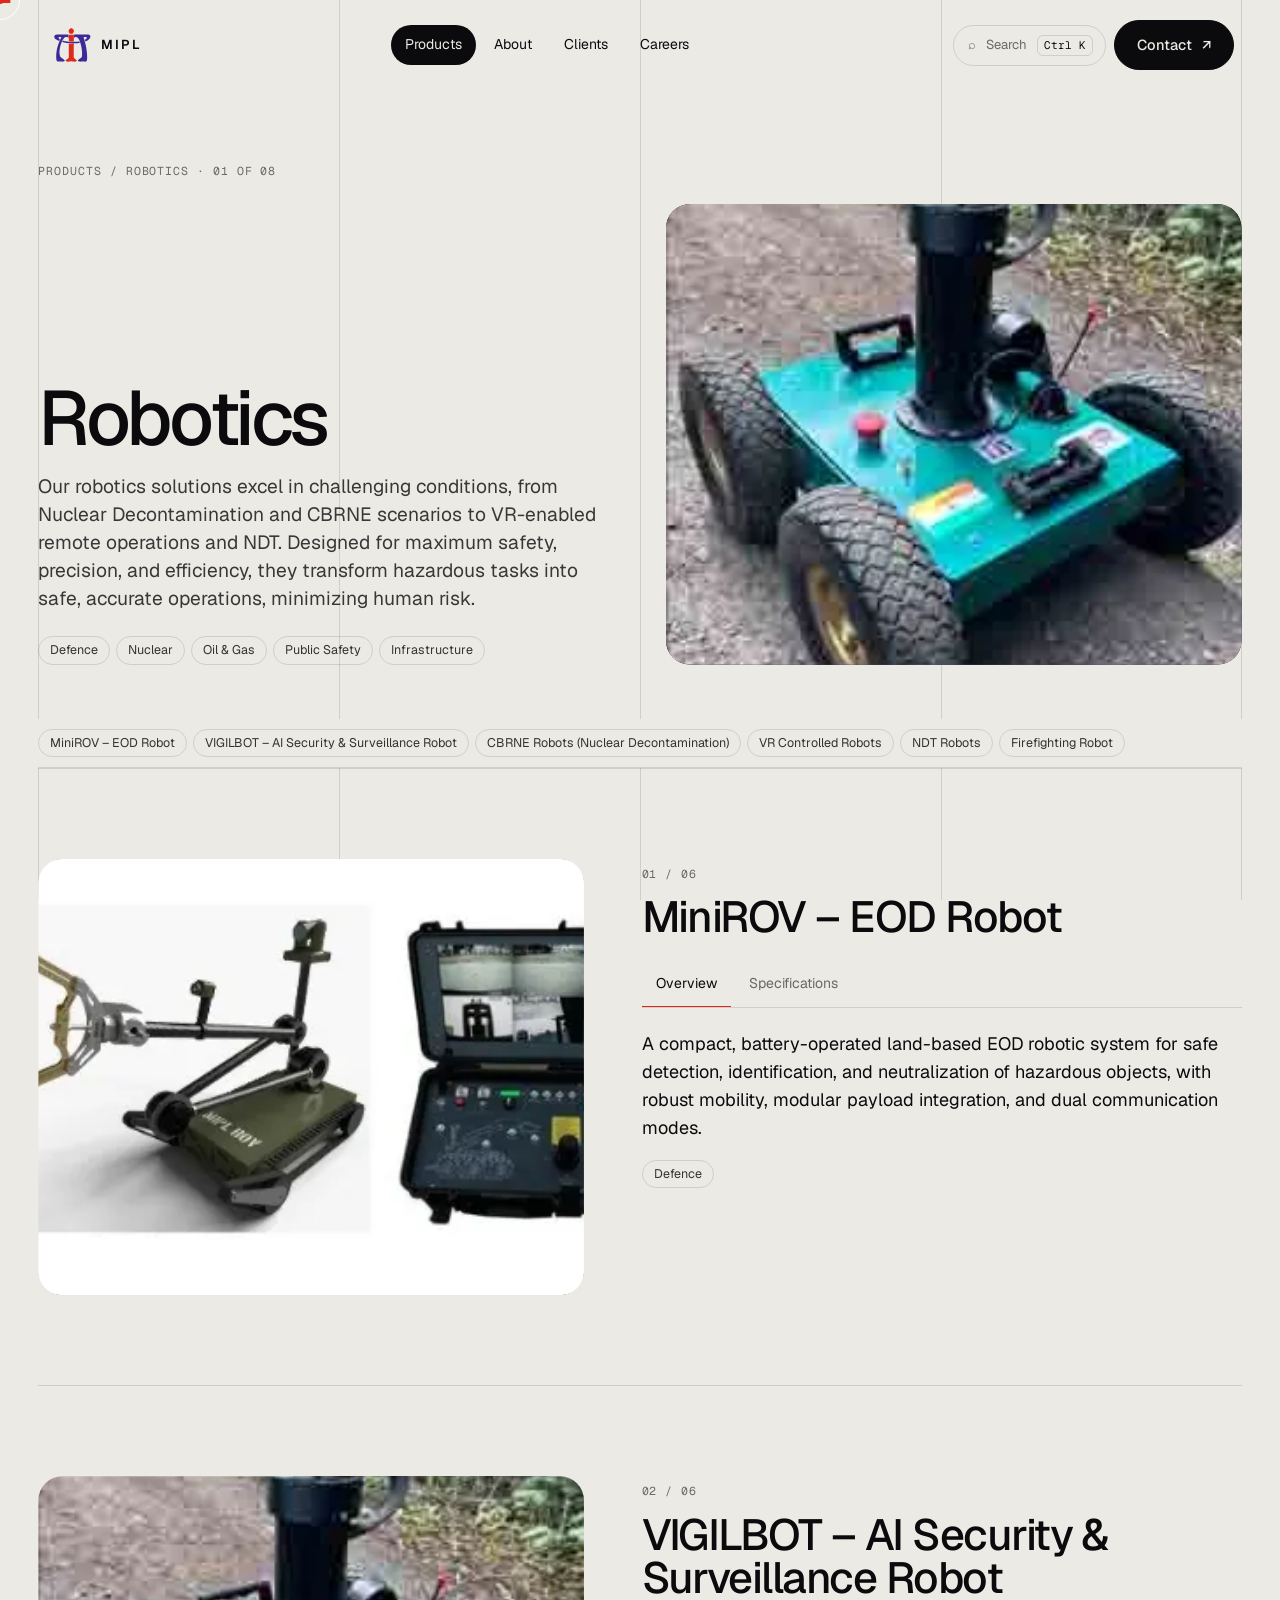
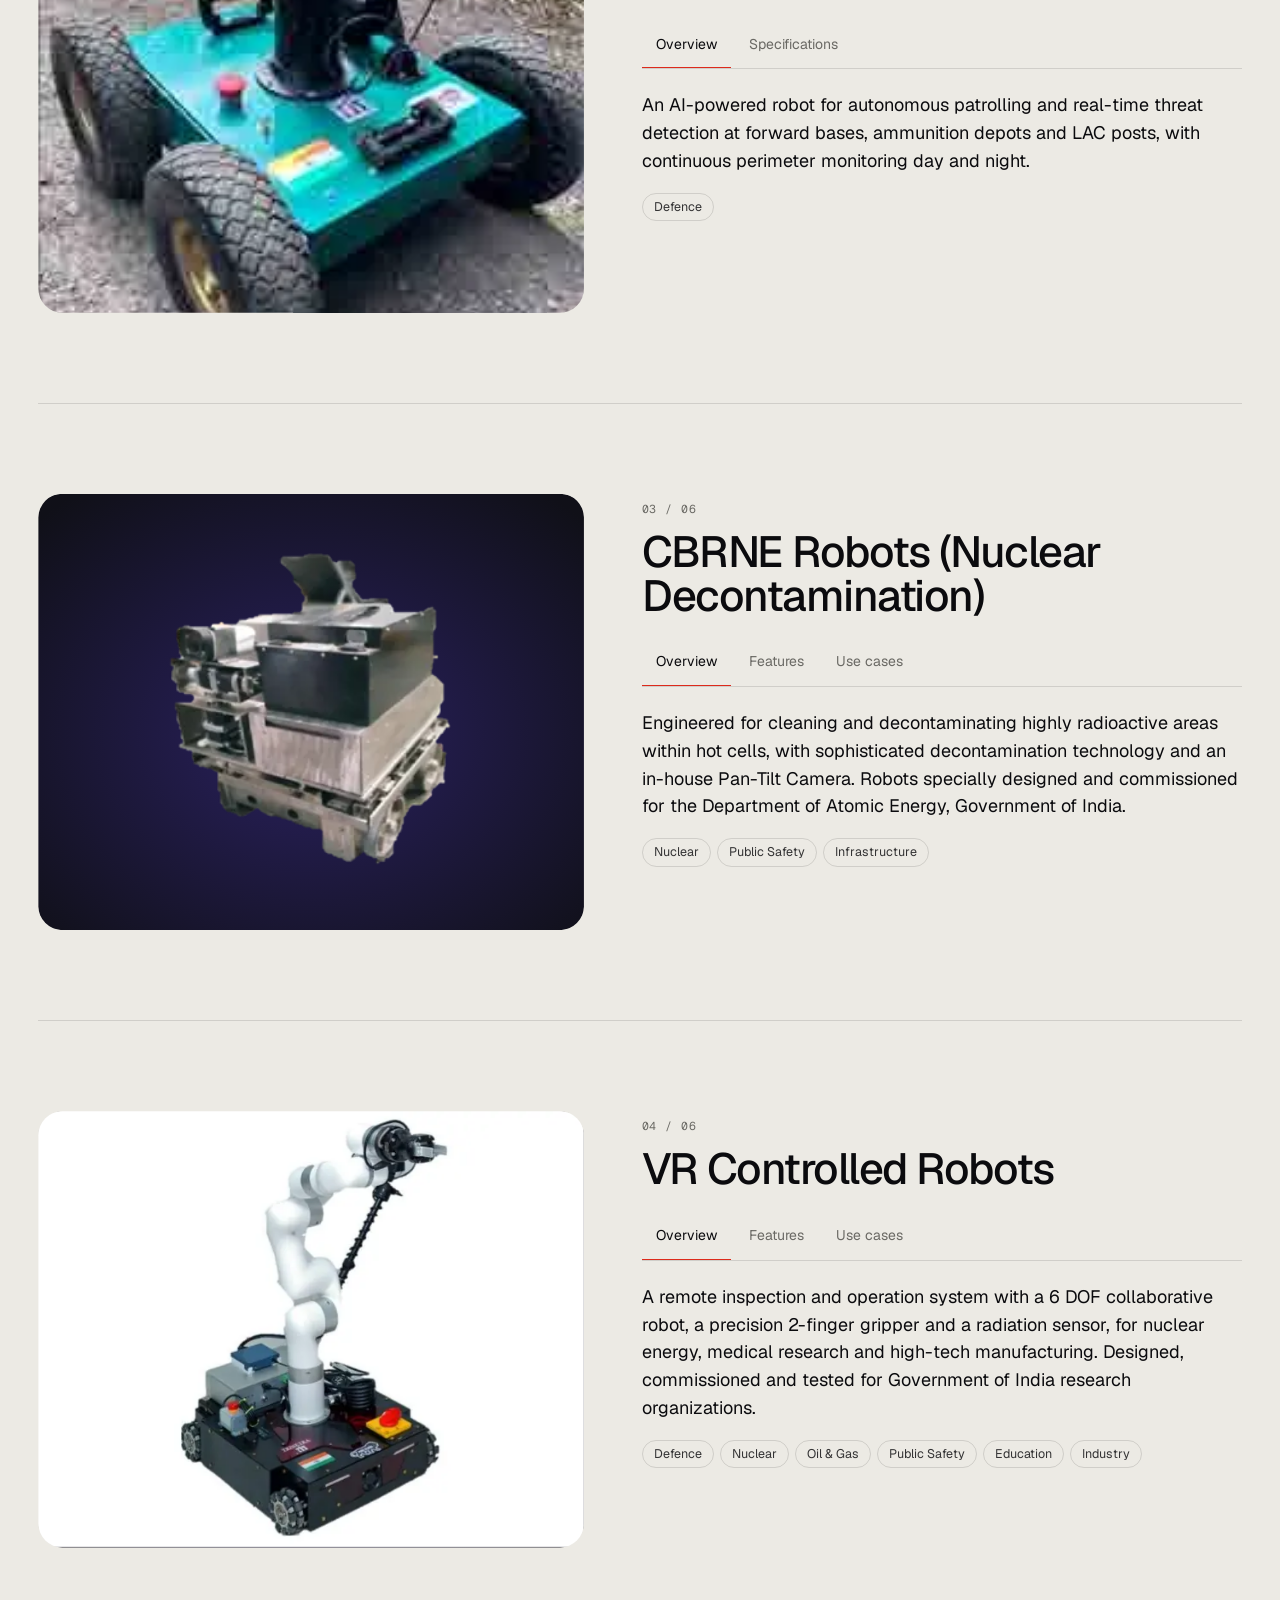
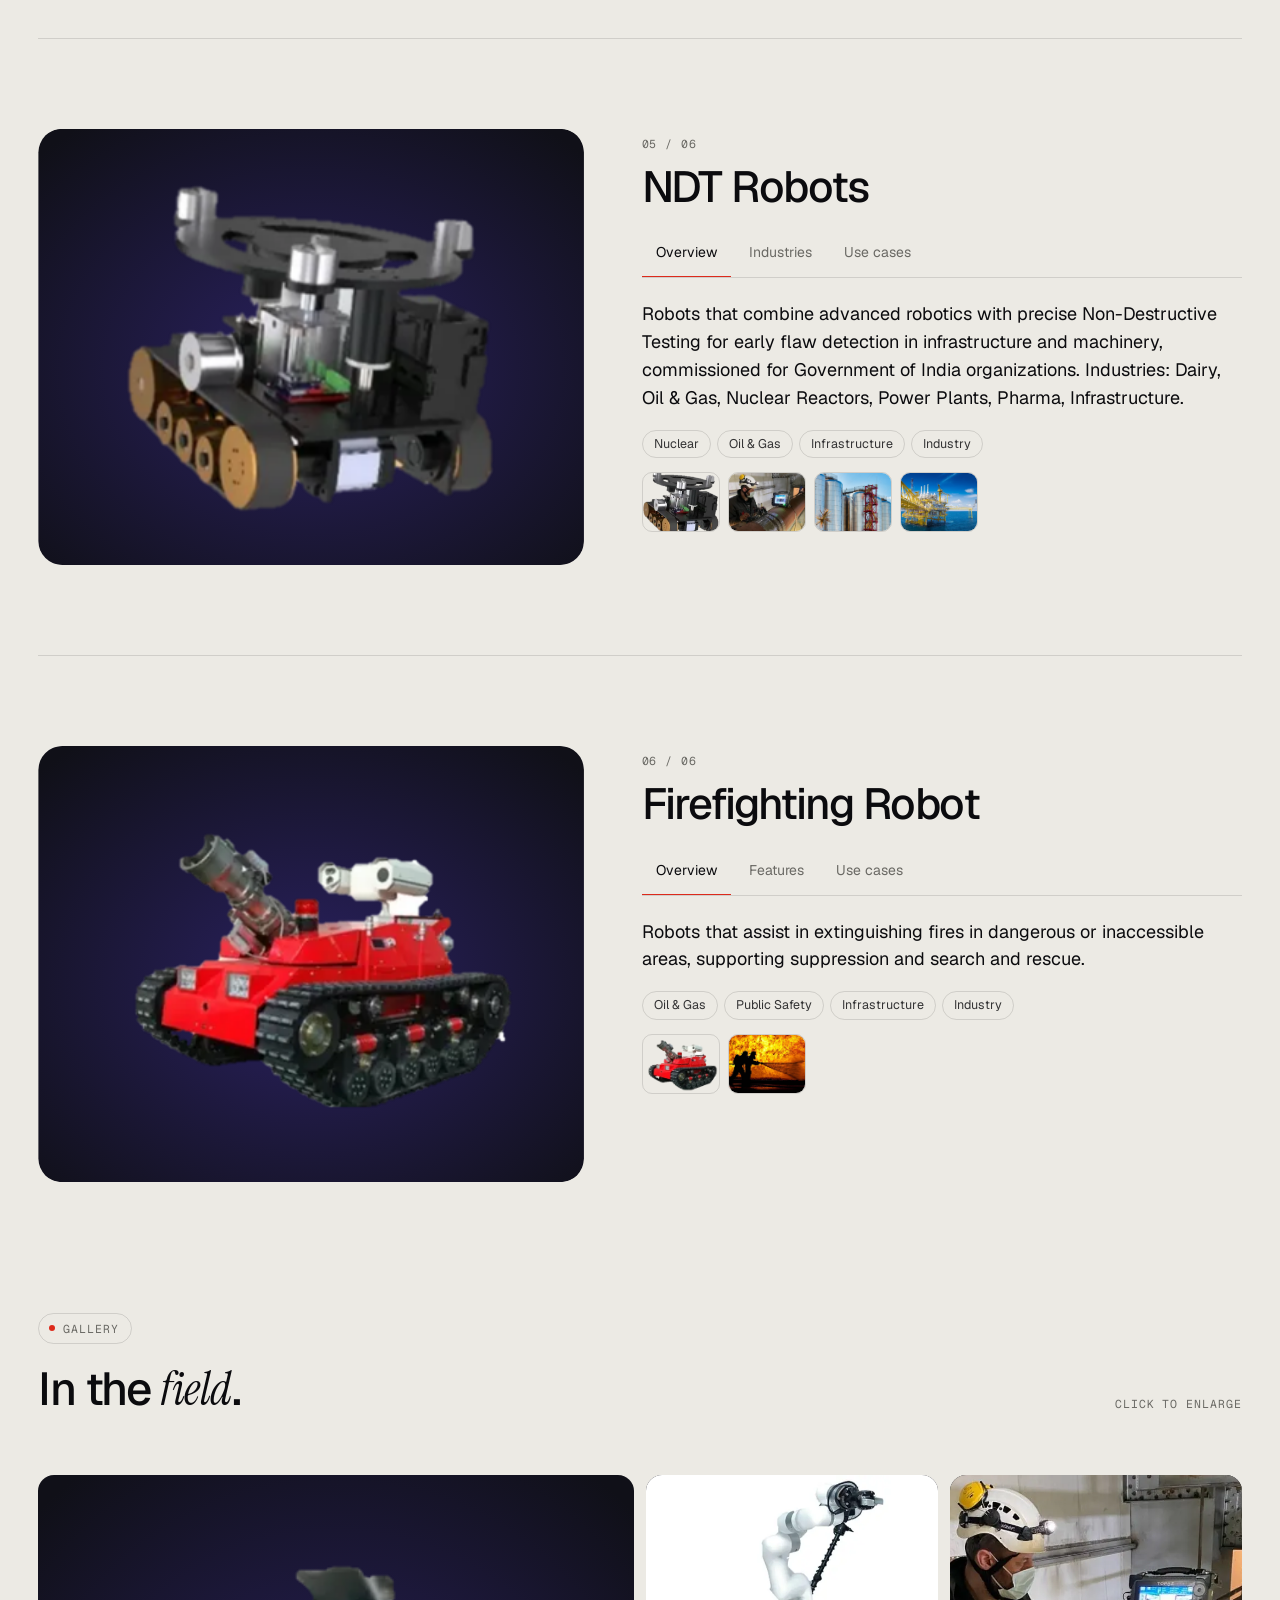
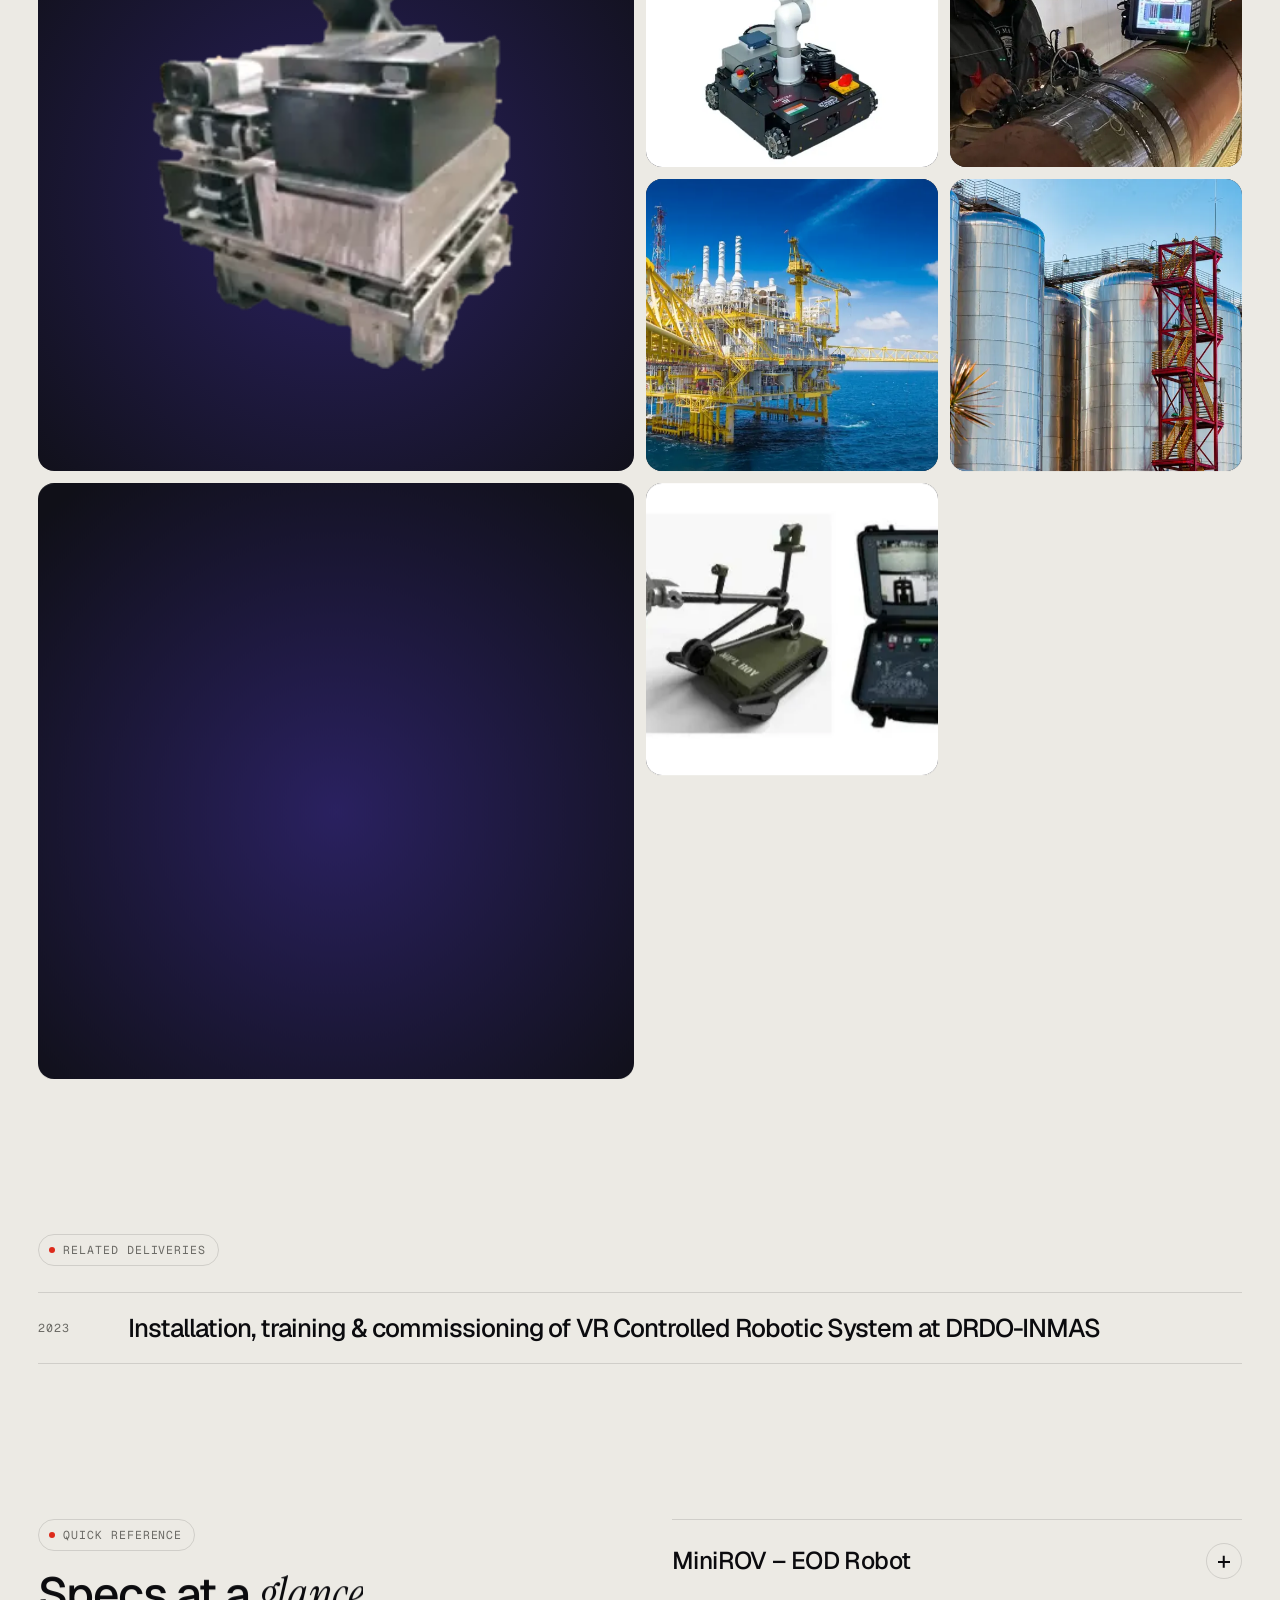
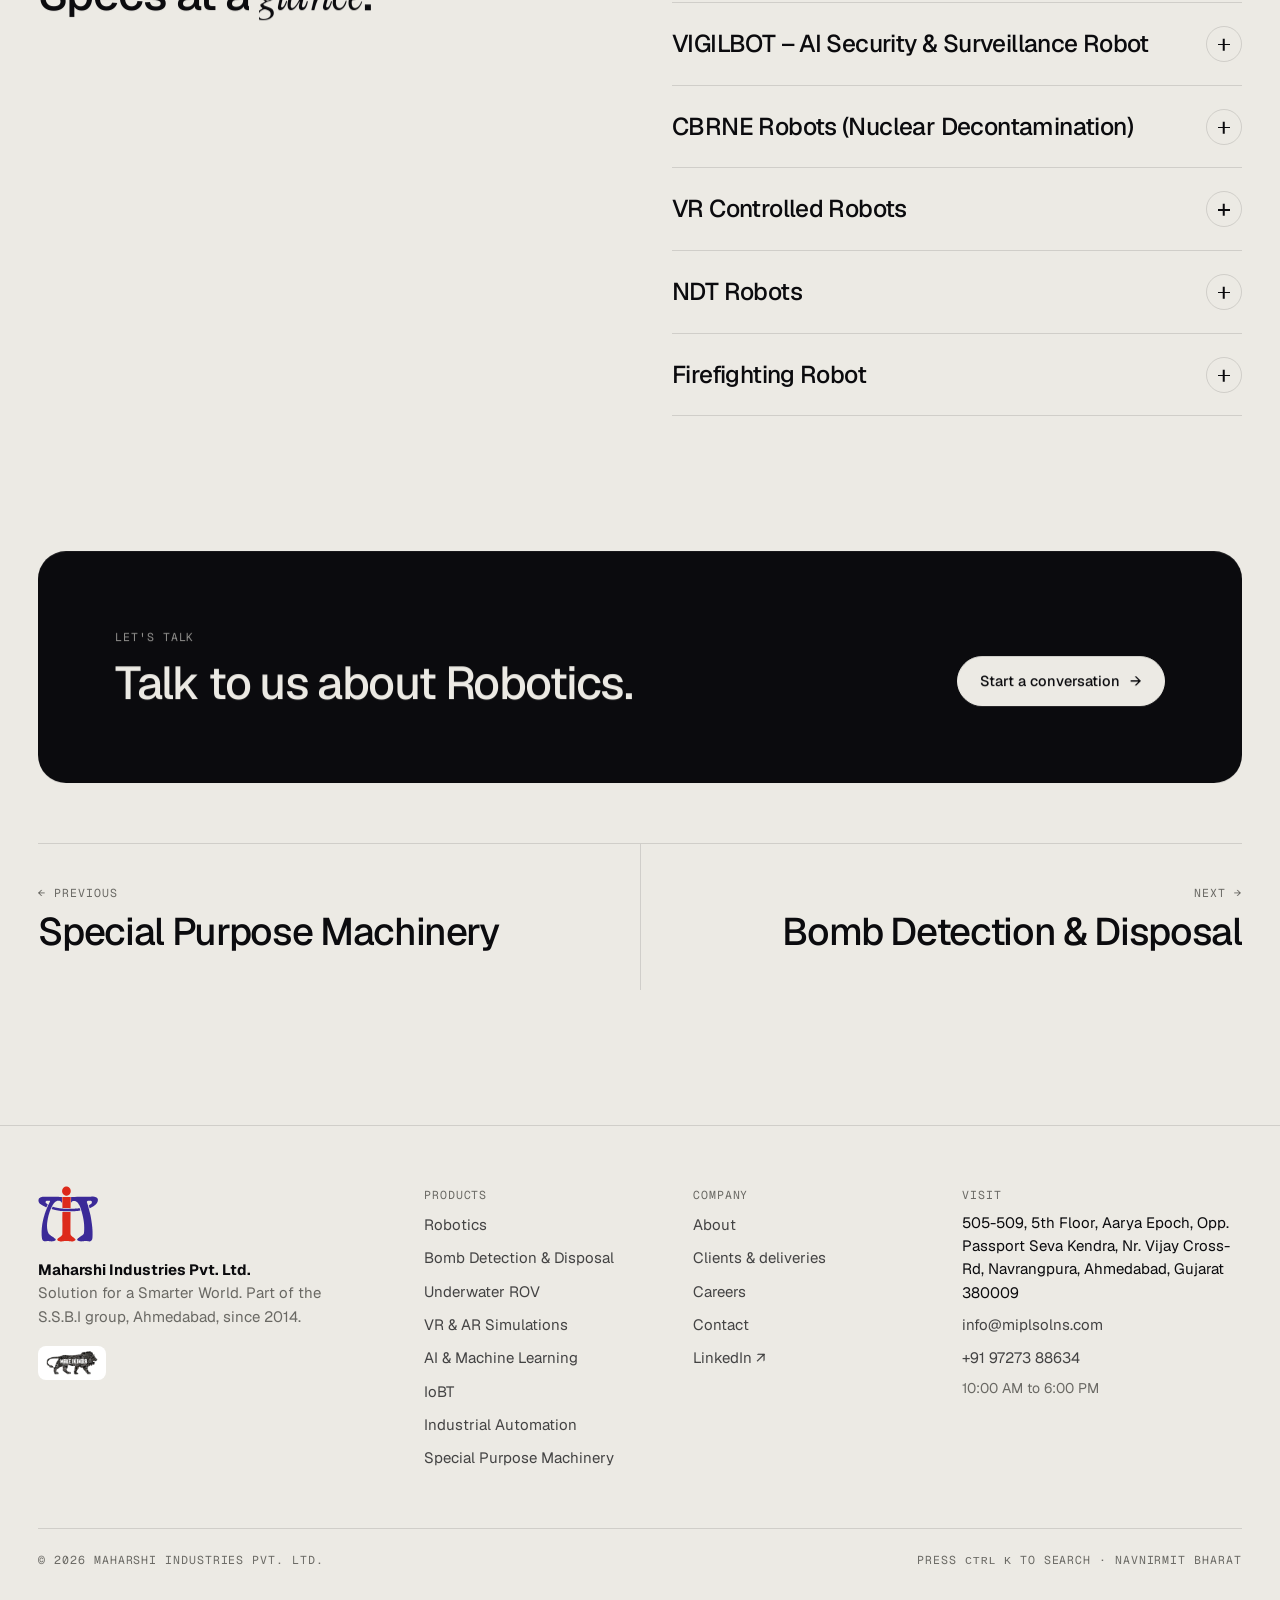
<file: products/robotics.html>
<!doctype html>
<html lang="en" data-root="../" data-theme="light"><head>
<meta charset="utf-8"><meta name="viewport" content="width=device-width,initial-scale=1">
<title>Robotics | Maharshi Industries (MIPL)</title><meta name="description" content="Diverse robotic portfolio catering to various applications such as CBRNE, NDT, Firefighting, Underwater ROV, VR Operated Robots."><link rel="canonical" href="https://miplsolns.com/products/robotics.html">
<meta name="theme-color" content="#ECEAE4">
<meta property="og:type" content="website"><meta property="og:site_name" content="Maharshi Industries Pvt. Ltd."><meta property="og:title" content="Robotics | Maharshi Industries (MIPL)"><meta property="og:description" content="Diverse robotic portfolio catering to various applications such as CBRNE, NDT, Firefighting, Underwater ROV, VR Operated Robots."><meta property="og:url" content="https://miplsolns.com/products/robotics.html"><meta property="og:image" content="https://miplsolns.com/assets/og/og-default.jpg"><meta property="og:image:width" content="1200"><meta property="og:image:height" content="630">
<meta name="twitter:card" content="summary_large_image"><meta name="twitter:title" content="Robotics | Maharshi Industries (MIPL)"><meta name="twitter:description" content="Diverse robotic portfolio catering to various applications such as CBRNE, NDT, Firefighting, Underwater ROV, VR Operated Robots."><meta name="twitter:image" content="https://miplsolns.com/assets/og/og-default.jpg">
<link rel="icon" href="../favicon.ico" sizes="48x48"><link rel="icon" href="../favicon.svg" type="image/svg+xml"><link rel="apple-touch-icon" href="../apple-touch-icon.png"><link rel="manifest" href="../site.webmanifest">
<link rel="stylesheet" href="../assets/css/v2.css">
<script>(function(h){h.classList.add('js');try{if(sessionStorage.getItem('miplCurtain')==='1'){sessionStorage.removeItem('miplCurtain');if(!matchMedia('(prefers-reduced-motion: reduce)').matches)h.classList.add('arriving')}}catch(e){}setTimeout(function(){h.classList.remove('arriving')},2500)})(document.documentElement);</script>
<script type="application/ld+json">{"@context": "https://schema.org", "@type": "Organization", "name": "Maharshi Industries Pvt. Ltd.", "alternateName": "MIPL", "url": "https://miplsolns.com/", "logo": "https://miplsolns.com/assets/logo/mipl-logo.svg", "email": "info@miplsolns.com", "telephone": "+91 97273 88634", "foundingDate": "2014", "address": {"@type": "PostalAddress", "streetAddress": "505-509, 5th Floor, Aarya Epoch, Navrangpura", "addressLocality": "Ahmedabad", "addressRegion": "Gujarat", "postalCode": "380009", "addressCountry": "IN"}, "sameAs": ["https://www.linkedin.com/company/maharshi-industries-pvt-ltd/"]}</script></head>
<body>
<div id="prog" aria-hidden="true"></div><div class="grid-lines" aria-hidden="true"><i></i><i></i><i></i><i></i></div><a class="skip" href="#main">Skip to content</a>
<header class="nav"><a class="brand" href="../index.html" aria-label="Maharshi Industries, home"><svg class="mlogo" viewBox="54 1 398 369" xmlns="http://www.w3.org/2000/svg" aria-hidden="true" focusable="false"><g><path class="bp" d="M93.06 71.14c-1.49 0.06-2.69 0.18-3.56 0.36-0.73 0.15-2.01 0.33-2.88 0.39-2.08 0.15-3.05 0.3-3.86 0.61-0.36 0.15-1.23 0.35-1.91 0.45-0.68 0.1-1.61 0.33-2.08 0.5-0.46 0.18-1.33 0.43-1.93 0.55-0.6 0.14-1.33 0.36-1.62 0.51-0.29 0.15-0.99 0.4-1.54 0.55-1.11 0.31-2.36 0.8-3.12 1.21-0.28 0.14-0.73 0.38-1 0.5-0.28 0.12-0.73 0.36-1 0.5-0.28 0.15-0.79 0.41-1.15 0.6-1.43 0.73-4.23 2.95-5.41 4.3-1.29 1.48-2.7 3.56-2.94 4.35-0.05 0.16-0.29 0.7-0.53 1.21-0.24 0.51-0.53 1.36-0.61 1.88-0.1 0.53-0.3 1.36-0.44 1.85-0.56 1.99-0.56 7.03 0 9.16 0.14 0.51 0.34 1.5 0.45 2.19 0.11 0.68 0.34 1.55 0.5 1.94 0.16 0.38 0.39 1 0.5 1.38 0.46 1.68 2.36 5 4.42 7.75 1.54 2.05 5.29 5.51 7.95 7.31 0.35 0.24 0.89 0.61 1.2 0.84 1.36 0.98 3.59 2.43 5.3 3.48 0.49 0.3 1.1 0.69 1.38 0.88 0.28 0.19 0.75 0.46 1.05 0.61 0.3 0.16 0.78 0.45 1.05 0.65 0.28 0.2 0.56 0.36 0.65 0.36 0.09-0 0.38 0.15 0.64 0.34 0.26 0.19 0.91 0.58 1.43 0.86 0.51 0.29 1.64 0.91 2.5 1.39 0.86 0.48 1.76 0.99 2 1.12 0.24 0.15 0.64 0.33 0.89 0.4 0.25 0.09 0.55 0.25 0.68 0.39 0.11 0.12 0.53 0.35 0.91 0.51 0.39 0.15 0.85 0.38 1.03 0.5 0.18 0.11 0.65 0.38 1.06 0.58 0.41 0.2 0.98 0.49 1.25 0.64 0.28 0.15 0.75 0.39 1.06 0.53 0.31 0.14 0.76 0.36 1 0.5 0.24 0.14 0.69 0.36 1 0.5 0.31 0.14 0.76 0.36 1 0.5 0.59 0.31 4.86 2.36 7.62 3.66 1.83 0.86 2.83 1.14 3.38 0.94 0.38-0.12 0.43-0.2 1.29-1.91 0.1-0.21 0.73-1.56 1.4-3 1.28-2.76 2.19-4.71 2.56-5.44 0.12-0.24 0.35-0.74 0.5-1.11 0.14-0.38 0.36-0.83 0.49-1 0.11-0.18 0.33-0.6 0.45-0.94 0.12-0.35 0.59-1.33 1.03-2.18 0.81-1.61 0.95-2.21 0.68-2.94-0.15-0.4-1.44-1.39-4.26-3.26-0.73-0.48-1.65-1.16-2.06-1.51-0.41-0.36-1-0.81-1.31-1.01-1.34-0.85-3.44-2.7-4.19-3.7-0.33-0.41-0.84-1.35-1.15-2.08-0.69-1.6-0.84-2.71-0.75-5.26l0.06-1.66 0.54-1.09c0.41-0.8 0.79-1.31 1.49-2.02 1.18-1.18 2.1-1.69 4.56-2.5 1.64-0.54 2.08-0.62 3.5-0.74 3.25-0.25 7.99-0.29 11.45-0.09l3.33 0.19 1.49 0.59c1.65 0.65 2.16 0.98 2.62 1.69 0.43 0.64 0.5 1.33 0.25 2.08-0.11 0.34-0.29 0.94-0.39 1.35-0.11 0.4-0.3 0.89-0.44 1.07-0.12 0.19-0.36 0.66-0.51 1.07-0.15 0.4-0.38 0.88-0.49 1.05-0.12 0.18-0.4 0.68-0.61 1.12-0.21 0.45-0.48 0.95-0.58 1.12-0.1 0.18-0.53 1.04-0.95 1.94-0.43 0.89-0.86 1.76-0.99 1.94-0.11 0.18-0.31 0.59-0.44 0.94-0.14 0.34-0.35 0.83-0.5 1.06-0.14 0.24-0.36 0.69-0.5 1-0.12 0.31-0.34 0.71-0.45 0.89-0.12 0.18-0.34 0.6-0.48 0.94-0.12 0.34-0.58 1.29-0.99 2.11-0.4 0.83-1.01 2.06-1.34 2.75-0.33 0.69-0.81 1.7-1.07 2.25-1.11 2.35-3.93 8.53-4.74 10.44-0.19 0.45-0.61 1.38-0.94 2.06-0.31 0.69-0.73 1.61-0.89 2.06-0.18 0.45-0.44 1.04-0.6 1.31-0.16 0.28-0.36 0.78-0.44 1.12-0.09 0.34-0.28 0.83-0.43 1.06-0.36 0.58-1.03 2.08-1.48 3.28-0.19 0.53-0.49 1.23-0.65 1.56-0.16 0.33-0.38 0.83-0.46 1.1-0.09 0.28-0.31 0.81-0.5 1.19-0.19 0.38-0.44 0.98-0.54 1.33-0.1 0.35-0.33 0.91-0.5 1.25-0.18 0.34-0.38 0.86-0.46 1.18-0.09 0.31-0.26 0.79-0.41 1.06-0.31 0.6-1.11 2.62-1.58 4-0.2 0.55-0.49 1.28-0.66 1.62-0.18 0.34-0.41 0.96-0.53 1.36-0.12 0.4-0.29 0.85-0.39 1-0.09 0.15-0.26 0.6-0.38 1-0.12 0.41-0.38 1.11-0.58 1.55-0.2 0.44-0.45 1.11-0.56 1.5-0.11 0.4-0.34 0.98-0.5 1.29-0.15 0.31-0.38 0.9-0.48 1.31-0.11 0.41-0.36 1.11-0.56 1.56-0.2 0.44-0.4 1-0.45 1.24-0.05 0.24-0.25 0.83-0.44 1.31-0.19 0.48-0.51 1.38-0.73 2-0.21 0.61-0.5 1.49-0.65 1.94-0.15 0.45-0.44 1.24-0.64 1.75-0.2 0.51-0.45 1.3-0.56 1.75-0.11 0.45-0.33 1.1-0.49 1.44-0.15 0.35-0.35 0.94-0.44 1.31-0.09 0.38-0.29 1.01-0.46 1.41-0.16 0.4-0.41 1.21-0.55 1.8-0.14 0.6-0.39 1.35-0.55 1.66-0.15 0.31-0.35 0.9-0.44 1.31-0.08 0.41-0.31 1.16-0.51 1.66-0.19 0.49-0.41 1.28-0.49 1.75-0.08 0.46-0.3 1.2-0.5 1.65-0.2 0.45-0.43 1.2-0.51 1.69-0.08 0.48-0.3 1.24-0.49 1.69-0.2 0.45-0.41 1.23-0.49 1.74-0.09 0.51-0.31 1.3-0.51 1.76-0.2 0.45-0.43 1.2-0.5 1.66-0.06 0.45-0.29 1.24-0.49 1.74-0.2 0.5-0.44 1.39-0.51 1.96-0.09 0.64-0.26 1.3-0.46 1.68-0.2 0.4-0.4 1.15-0.54 2.01-0.12 0.79-0.34 1.61-0.5 1.91-0.15 0.31-0.36 1.15-0.51 2.05-0.14 0.89-0.35 1.7-0.48 1.91-0.25 0.41-0.45 1.28-0.59 2.51-0.04 0.41-0.21 1.05-0.38 1.41-0.29 0.66-0.46 1.43-0.61 2.84-0.05 0.41-0.21 1.06-0.38 1.44-0.31 0.75-0.5 1.61-0.62 2.88-0.05 0.44-0.24 1.29-0.44 1.88-0.21 0.65-0.43 1.64-0.5 2.45-0.09 0.8-0.3 1.8-0.51 2.45-0.24 0.71-0.4 1.6-0.5 2.56-0.09 0.94-0.28 1.89-0.5 2.61-0.24 0.74-0.43 1.74-0.55 2.88-0.1 0.96-0.26 2-0.38 2.3-0.34 0.94-0.54 2.11-0.62 3.62-0.04 0.79-0.16 1.71-0.25 2.06-0.49 1.76-0.59 2.29-0.75 4.25-0.1 1.16-0.3 2.55-0.44 3.06-0.29 1.05-0.62 3.86-0.62 5.16 0 0.46-0.14 1.48-0.3 2.25-0.39 1.81-0.55 3.19-0.65 5.59-0.04 1.06-0.21 2.73-0.38 3.69-0.36 2.24-0.53 4.11-0.68 8.06-0.06 1.75-0.2 3.8-0.3 4.54-0.46 3.38-0.7 10.95-0.7 22.59 0 12.24 0.21 18.4 0.74 21.75 0.12 0.86 0.28 2.46 0.31 3.56 0.1 2.56 0.28 4.15 0.58 5.29 0.14 0.5 0.34 1.75 0.45 2.79 0.12 1.2 0.31 2.24 0.5 2.84 0.18 0.53 0.4 1.53 0.5 2.24 0.1 0.71 0.31 1.61 0.48 2.01 0.16 0.39 0.39 1.14 0.51 1.65 0.11 0.51 0.35 1.18 0.5 1.46 0.16 0.29 0.39 0.83 0.5 1.19 0.21 0.66 0.44 1.04 1.88 3.26 0.89 1.39 2.91 3.44 4.06 4.14 2 1.2 2.73 1.56 3.44 1.7 0.41 0.09 1.2 0.33 1.75 0.54l1 0.39 3.88 0.05c4.34 0.05 6.88-0.09 9.64-0.53 5.44-0.89 16.7-0.83 20.55 0.1 0.81 0.2 2.02 0.36 3.2 0.44 1.05 0.08 2.53 0.28 3.35 0.45 2.05 0.45 4.05 0.59 8.51 0.59 4.21-0 5.81-0.12 7.31-0.59 0.51-0.16 1.49-0.36 2.15-0.43 0.68-0.08 1.65-0.28 2.19-0.45 0.54-0.18 1.5-0.4 2.15-0.51 0.64-0.1 1.4-0.28 1.69-0.38 0.28-0.11 1.03-0.35 1.64-0.54 0.62-0.19 1.35-0.46 1.62-0.6 0.28-0.15 0.8-0.35 1.15-0.45 0.79-0.24 2.18-0.99 2.81-1.51 0.25-0.21 0.68-0.54 0.95-0.73 0.65-0.44 2.04-2.16 2.53-3.14 0.66-1.36 0.74-3.43 0.15-4.35-0.15-0.24-0.41-0.7-0.59-1.03-0.4-0.75-1.91-2.34-3.81-4.01-1.51-1.33-1.71-1.49-3.69-2.8-0.69-0.45-1.6-1.12-2.02-1.49-0.43-0.35-0.96-0.75-1.19-0.86-0.23-0.11-1.01-0.64-1.75-1.16-0.74-0.53-1.75-1.24-2.24-1.58-0.5-0.35-1.1-0.79-1.35-0.98-0.25-0.19-0.95-0.69-1.58-1.1-1.49-0.99-3.8-2.6-4.29-2.99-0.41-0.33-0.89-0.66-2.71-1.89-0.61-0.41-1.36-0.94-1.65-1.15-0.29-0.23-0.79-0.59-1.12-0.81-0.33-0.23-0.8-0.55-1.04-0.71-0.24-0.16-1.14-0.79-2-1.38-0.86-0.58-1.81-1.26-2.12-1.5-0.31-0.25-0.85-0.64-1.2-0.86-2.14-1.41-6.41-4.93-8.22-6.76-1.98-2-3.99-4.83-4.96-6.94-0.14-0.31-0.41-0.81-0.61-1.12-0.19-0.31-0.43-0.81-0.5-1.12-0.09-0.31-0.29-0.79-0.44-1.06-0.16-0.28-0.39-0.84-0.5-1.25-0.12-0.41-0.35-1-0.5-1.31-0.16-0.31-0.35-0.83-0.44-1.12-0.09-0.31-0.34-1.04-0.56-1.62-0.23-0.59-0.45-1.31-0.5-1.62-0.05-0.31-0.26-0.98-0.46-1.49-0.2-0.51-0.45-1.38-0.55-1.94-0.11-0.56-0.3-1.25-0.43-1.54-0.12-0.3-0.33-1.14-0.44-1.86-0.12-0.74-0.38-1.8-0.58-2.36-0.23-0.68-0.4-1.53-0.49-2.44-0.09-0.76-0.29-1.85-0.45-2.41-0.23-0.75-0.36-1.68-0.49-3.39-0.11-1.29-0.33-3.03-0.5-3.84-0.41-1.99-0.53-3.34-0.71-8.86-0.31-9.09-0.05-23.24 0.5-26.5 0.4-2.38 0.51-3.34 0.65-5.56 0.09-1.34 0.28-2.8 0.5-3.94 0.2-1 0.39-2.38 0.44-3.06 0.09-1.48 0.28-2.69 0.53-3.38 0.19-0.55 0.34-1.49 0.54-3.5 0.08-0.76 0.28-1.94 0.44-2.62 0.18-0.69 0.36-1.81 0.45-2.5 0.08-0.69 0.3-1.88 0.49-2.62 0.2-0.76 0.43-1.85 0.5-2.44 0.21-1.73 0.34-2.44 0.56-2.95 0.11-0.26 0.31-1.19 0.44-2.05 0.14-0.86 0.35-1.9 0.49-2.31 0.12-0.41 0.35-1.45 0.5-2.31 0.15-0.86 0.41-2.01 0.59-2.56 0.18-0.55 0.4-1.54 0.5-2.2 0.1-0.66 0.29-1.45 0.41-1.75 0.14-0.3 0.36-1.2 0.5-2 0.14-0.79 0.39-1.8 0.56-2.25 0.16-0.44 0.41-1.35 0.55-2.01 0.15-0.66 0.34-1.36 0.44-1.56 0.1-0.19 0.31-0.9 0.46-1.58 0.15-0.69 0.44-1.66 0.62-2.19 0.19-0.54 0.41-1.3 0.49-1.71 0.09-0.41 0.29-1.06 0.45-1.44 0.16-0.38 0.38-1.09 0.49-1.58 0.1-0.49 0.35-1.29 0.56-1.78 0.2-0.49 0.44-1.25 0.53-1.68 0.09-0.44 0.25-0.99 0.38-1.23 0.11-0.25 0.35-0.93 0.53-1.5 0.16-0.59 0.45-1.4 0.61-1.81 0.18-0.41 0.39-1.06 0.48-1.44 0.09-0.38 0.3-0.98 0.46-1.34 0.16-0.35 0.41-1.05 0.55-1.54 0.14-0.5 0.36-1.14 0.51-1.41 0.14-0.29 0.41-1 0.61-1.59 0.56-1.7 1.2-3.44 1.46-3.96 0.14-0.26 0.35-0.81 0.46-1.23 0.12-0.41 0.35-1.01 0.51-1.33 0.15-0.31 0.4-0.94 0.55-1.38 0.15-0.44 0.34-0.91 0.43-1.05 0.09-0.14 0.29-0.64 0.44-1.1 0.16-0.46 0.41-1.09 0.58-1.38 0.16-0.29 0.36-0.78 0.44-1.09 0.09-0.3 0.29-0.83 0.45-1.15 0.16-0.33 0.44-0.95 0.6-1.4 0.18-0.44 0.4-0.94 0.5-1.1 0.11-0.16 0.3-0.61 0.44-0.99 0.12-0.39 0.41-1.03 0.61-1.44 0.21-0.4 0.48-0.99 0.59-1.3 0.11-0.3 0.29-0.69 0.39-0.85 0.11-0.18 0.33-0.68 0.49-1.14 0.15-0.45 0.43-1.05 0.61-1.31 0.18-0.26 0.33-0.59 0.33-0.71 0-0.11 0.21-0.62 0.49-1.14 0.26-0.5 0.53-1.09 0.56-1.3 0.05-0.21 0.23-0.58 0.4-0.81 0.16-0.23 0.41-0.73 0.55-1.1 0.15-0.38 0.38-0.84 0.51-1.03 0.14-0.2 0.36-0.68 0.49-1.06 0.14-0.4 0.33-0.81 0.43-0.91 0.1-0.11 0.36-0.6 0.6-1.07 0.24-0.49 0.53-1.05 0.62-1.25 0.11-0.21 0.56-1.09 1-1.96 0.71-1.44 1.1-2.19 2.3-4.44 0.21-0.4 0.55-1.01 0.76-1.35 0.21-0.35 0.7-1.16 1.09-1.81 1.96-3.29 3.23-5.18 5.64-8.44 3.33-4.5 8.69-9.93 11.89-12.03 0.54-0.36 1.2-0.83 1.46-1.03 0.56-0.45 3.71-2.16 4.6-2.51 0.34-0.14 0.89-0.38 1.21-0.54 0.33-0.16 0.86-0.36 1.2-0.45 0.34-0.09 0.83-0.26 1.1-0.4 0.28-0.14 1.26-0.41 2.2-0.62 0.94-0.2 2.14-0.49 2.65-0.62 0.85-0.24 1.29-0.26 4.81-0.28l3.88-0.01 0.94 0.33c0.53 0.18 1.54 0.44 2.25 0.58 0.73 0.14 1.62 0.39 2 0.56 0.38 0.18 0.94 0.38 1.23 0.46 2.18 0.58 6.55 3.84 8.46 6.31 0.41 0.54 0.99 1.25 1.28 1.6 0.29 0.35 0.76 1.11 1.05 1.7 0.29 0.59 0.66 1.25 0.81 1.48 0.16 0.21 0.4 0.66 0.53 1 0.12 0.34 0.31 0.61 0.43 0.64 0.55 0.1 0.54 0.53 0.49-19.85-0.05-22.11 0.11-19.69-1.34-19.88-0.48-0.06-6.15-0.11-12.61-0.12-12.62-0-20.86-0.12-42.06-0.62-2.58-0.06-11.01-0.18-18.75-0.25-11.93-0.12-14.98-0.19-20.06-0.45-8.35-0.44-19.09-0.62-24-0.41Z"/><path class="bp" d="M402 71.14c-6.68 0.08-9.41 0.18-14.25 0.5-1.76 0.11-10.08 0.26-28.56 0.49-6.05 0.08-13.48 0.19-16.5 0.26-12.99 0.29-23.65 0.4-45.88 0.48-25.59 0.09-24.15 0.04-24.43 0.75-0.06 0.18-0.16 1.5-0.2 2.95-0.06 2.16-0.29 24.39-0.31 30.25-0.01 1.81 0.15 3.64 0.35 3.84 0.21 0.21 0.58-0.01 0.96-0.62 1.05-1.66 1.49-2.4 1.78-2.96 1-1.96 4.12-5.05 6.14-6.04 0.39-0.2 0.94-0.48 1.21-0.62 0.46-0.24 1.58-0.62 3.12-1.1 0.44-0.14 1.44-0.21 3.38-0.26 3.38-0.08 5.95 0.09 7 0.46 0.41 0.15 1.34 0.36 2.06 0.49 0.75 0.14 1.59 0.36 1.94 0.54 0.35 0.18 1.05 0.44 1.56 0.59 1 0.3 3.78 1.64 4.81 2.31 0.35 0.23 0.89 0.58 1.21 0.78 1.14 0.71 2.06 1.43 3.79 2.95 2.78 2.45 4.9 4.94 9.33 10.91 0.62 0.84 1.75 2.54 2.76 4.16 0.45 0.74 0.95 1.5 1.1 1.69 0.16 0.2 0.46 0.7 0.69 1.12 0.21 0.43 0.61 1.14 0.88 1.59 0.66 1.11 1.41 2.54 2.25 4.25 1.29 2.61 1.66 3.44 1.81 3.94 0.09 0.28 0.31 0.75 0.5 1.06 0.19 0.31 0.41 0.88 0.5 1.25 0.09 0.38 0.31 1 0.51 1.38 0.19 0.38 0.41 0.96 0.49 1.31 0.08 0.34 0.28 0.85 0.44 1.12 0.16 0.29 0.41 0.98 0.55 1.55 0.14 0.56 0.38 1.2 0.51 1.39 0.15 0.2 0.35 0.78 0.45 1.28 0.1 0.5 0.35 1.25 0.55 1.66 0.2 0.41 0.41 1.07 0.49 1.46 0.08 0.39 0.28 1 0.45 1.34 0.18 0.35 0.4 1.01 0.5 1.48 0.11 0.48 0.36 1.21 0.56 1.66 0.2 0.45 0.43 1.18 0.5 1.61 0.08 0.45 0.28 1.07 0.45 1.4 0.16 0.33 0.4 1.1 0.54 1.71 0.14 0.62 0.36 1.35 0.5 1.62 0.14 0.28 0.35 0.91 0.46 1.41 0.11 0.51 0.34 1.24 0.5 1.62 0.16 0.39 0.4 1.21 0.54 1.81 0.14 0.61 0.36 1.38 0.5 1.71 0.14 0.33 0.35 1.05 0.46 1.62 0.11 0.56 0.34 1.34 0.5 1.71 0.16 0.38 0.41 1.24 0.55 1.91 0.14 0.68 0.36 1.49 0.51 1.81 0.14 0.33 0.34 1.06 0.44 1.64 0.11 0.59 0.33 1.38 0.49 1.75 0.15 0.39 0.4 1.26 0.54 1.95 0.14 0.69 0.38 1.5 0.51 1.81 0.14 0.31 0.34 1.1 0.45 1.75 0.11 0.65 0.34 1.53 0.51 1.94 0.16 0.41 0.39 1.29 0.5 1.94 0.1 0.65 0.33 1.53 0.5 1.94 0.18 0.41 0.4 1.34 0.5 2.06 0.11 0.73 0.31 1.59 0.45 1.94 0.38 0.94 0.46 1.28 0.6 2.38 0.08 0.56 0.29 1.49 0.49 2.06 0.2 0.59 0.43 1.59 0.5 2.21 0.09 0.65 0.3 1.59 0.51 2.15 0.21 0.6 0.41 1.46 0.5 2.21 0.15 1.34 0.3 2.05 0.58 2.58 0.09 0.18 0.26 1.05 0.36 1.94 0.11 0.88 0.34 2.02 0.5 2.54 0.3 0.91 0.4 1.51 0.69 3.75 0.08 0.59 0.26 1.49 0.43 2 0.16 0.51 0.34 1.41 0.39 2 0.12 1.62 0.29 2.5 0.61 3.53 0.21 0.65 0.35 1.46 0.45 2.74 0.08 1.1 0.28 2.38 0.49 3.3 0.24 0.98 0.41 2.19 0.51 3.44 0.08 1.06 0.25 2.36 0.38 2.88 0.41 1.7 0.5 2.29 0.69 4.94 0.1 1.44 0.3 3.16 0.44 3.81 0.16 0.78 0.34 2.56 0.5 5.1 0.14 2.15 0.34 4.38 0.45 4.94 0.34 1.85 0.41 2.73 0.55 7.09 0.24 7.35 0.38 10.5 0.53 12.38 0.2 2.44 0.2 12.88 0 16.06-0.08 1.38-0.24 4.78-0.34 7.56-0.31 7.98-0.38 9.08-0.66 10.19-0.14 0.55-0.31 1.59-0.39 2.31-0.31 3.05-0.39 3.6-0.58 4.12-0.11 0.31-0.31 1.03-0.44 1.59-0.56 2.38-2.35 5.75-4.21 7.94-0.68 0.8-2.3 2.24-3.6 3.2-1.69 1.25-1.89 1.39-2.44 1.71-0.31 0.18-0.9 0.58-1.31 0.88-0.41 0.31-1 0.7-1.31 0.89-0.94 0.56-3.3 2.09-4.56 2.95-0.48 0.34-1.1 0.75-1.38 0.94-0.28 0.19-0.96 0.65-1.54 1.03-0.56 0.39-1.3 0.86-1.62 1.07-0.33 0.2-1 0.69-1.51 1.06-0.5 0.38-1.18 0.86-1.49 1.06-0.33 0.21-0.93 0.61-1.34 0.91-0.41 0.29-1 0.71-1.31 0.94-0.31 0.21-0.98 0.71-1.49 1.09-0.5 0.38-1.06 0.8-1.25 0.93-2.21 1.62-3.34 2.49-4 3.06-0.44 0.39-1.15 0.98-1.58 1.33-1.76 1.41-3.28 2.81-4.88 4.48-1.41 1.49-1.79 1.98-2.4 3.09l-0.73 1.31 0 1.25c0 1.24 0.01 1.26 0.54 2.2 1.18 2.12 4.46 4.59 7.46 5.61 0.55 0.19 1.29 0.45 1.62 0.6 1.53 0.62 3.2 1.16 4.12 1.34 0.55 0.1 1.34 0.31 1.75 0.49 0.41 0.18 1.26 0.38 1.88 0.45 0.62 0.08 1.55 0.28 2.06 0.44 1.46 0.48 2.51 0.58 6.62 0.56 4.44-0 6.3-0.12 8.34-0.56 1.07-0.24 2.11-0.35 3.85-0.44 2.55-0.12 3.54-0.24 5.5-0.62 0.76-0.15 2.51-0.33 4.46-0.44 2.41-0.14 3.55-0.25 4.56-0.49 2.45-0.55 6.85-0.53 8.66 0.05 0.56 0.18 1.7 0.33 3.62 0.49 1.86 0.16 3.09 0.33 3.62 0.49 1.19 0.36 1.3 0.39 3.15 0.53 0.94 0.06 2.06 0.24 2.5 0.36 1.74 0.53 2.2 0.58 5.73 0.58l3.44-0 0.99-0.35c0.55-0.19 1.39-0.44 1.86-0.54 0.48-0.1 1.24-0.34 1.69-0.54 0.46-0.2 0.99-0.4 1.18-0.45 0.73-0.19 3.61-2.23 4.62-3.28 0.95-0.99 2.61-3.18 2.91-3.86 0.16-0.35 0.43-0.84 0.6-1.1 0.18-0.25 0.36-0.64 0.4-0.86 0.05-0.23 0.25-0.74 0.44-1.15 0.2-0.41 0.5-1.38 0.68-2.12 0.16-0.76 0.39-1.58 0.49-1.81 0.2-0.49 0.41-1.71 0.53-3.12 0.05-0.51 0.19-1.36 0.31-1.88 0.38-1.48 0.5-2.8 0.62-6.48 0.06-1.88 0.14-3.45 0.18-3.5 0.04-0.06 0.16-1.28 0.29-2.73 0.2-2.34 0.23-4.1 0.23-16.55-0.01-13.46-0.03-14.04-0.29-16.88-0.18-1.81-0.33-4.65-0.4-7.39-0.14-5.18-0.28-7.16-0.62-8.99-0.18-0.94-0.29-2.27-0.38-4.7-0.12-3.53-0.2-4.33-0.62-6.3-0.18-0.79-0.3-2.08-0.38-3.81-0.14-2.84-0.24-3.74-0.62-5.34-0.18-0.73-0.29-1.8-0.38-3.58-0.08-1.39-0.21-2.94-0.33-3.44-0.1-0.5-0.3-1.41-0.44-2.02-0.12-0.62-0.24-1.6-0.24-2.19-0.01-1.68-0.21-3.34-0.56-4.62-0.24-0.88-0.35-1.71-0.44-3.19-0.14-2.36-0.18-2.65-0.58-4.12-0.21-0.79-0.34-1.76-0.44-3.25-0.11-1.7-0.23-2.46-0.56-3.78-0.25-0.98-0.43-1.96-0.43-2.4 0-1.3-0.25-3.19-0.56-4.34-0.2-0.71-0.36-1.74-0.45-2.86-0.08-1.07-0.25-2.24-0.45-3-0.43-1.68-0.5-2.1-0.65-4-0.08-0.94-0.24-1.98-0.38-2.44-0.25-0.78-0.35-1.4-0.64-3.95-0.06-0.62-0.26-1.59-0.43-2.15-0.18-0.56-0.35-1.43-0.39-1.93-0.11-1.23-0.4-2.84-0.64-3.5-0.1-0.3-0.28-1.26-0.38-2.15-0.11-0.99-0.31-2.06-0.54-2.75-0.2-0.62-0.43-1.65-0.5-2.27-0.08-0.62-0.28-1.6-0.45-2.18-0.18-0.59-0.4-1.64-0.51-2.35-0.1-0.71-0.35-1.73-0.54-2.25-0.2-0.54-0.43-1.38-0.5-1.88-0.08-0.5-0.3-1.39-0.51-2-0.2-0.6-0.43-1.51-0.49-2.02-0.08-0.51-0.29-1.39-0.5-1.94-0.2-0.55-0.43-1.4-0.5-1.88-0.08-0.49-0.3-1.36-0.5-1.95-0.2-0.59-0.4-1.38-0.45-1.75-0.11-0.91-0.28-1.53-0.62-2.43-0.16-0.41-0.36-1.2-0.45-1.75-0.08-0.55-0.3-1.43-0.5-1.95-0.19-0.51-0.4-1.39-0.49-1.93-0.09-0.55-0.29-1.38-0.46-1.84-0.16-0.48-0.41-1.46-0.55-2.2-0.14-0.74-0.36-1.59-0.5-1.9-0.14-0.3-0.31-0.95-0.38-1.44-0.08-0.48-0.33-1.5-0.56-2.25-0.23-0.76-0.49-1.78-0.56-2.25-0.08-0.49-0.3-1.3-0.5-1.83-0.19-0.53-0.41-1.43-0.5-2-0.08-0.58-0.3-1.45-0.5-1.93-0.19-0.49-0.41-1.35-0.49-1.93-0.08-0.58-0.3-1.45-0.5-1.95-0.2-0.5-0.43-1.35-0.5-1.9-0.15-1.12-0.24-1.49-0.6-2.29-0.14-0.31-0.31-1.07-0.4-1.69-0.09-0.62-0.3-1.46-0.46-1.88-0.18-0.41-0.43-1.36-0.55-2.1-0.14-0.75-0.36-1.59-0.5-1.85-0.12-0.26-0.35-1.01-0.48-1.65-0.14-0.65-0.36-1.41-0.51-1.71-0.15-0.29-0.35-0.93-0.45-1.4-0.1-0.48-0.35-1.2-0.55-1.59-0.19-0.4-0.43-1.07-0.5-1.51-0.08-0.44-0.3-1.11-0.49-1.49-0.2-0.39-0.45-1.11-0.56-1.62-0.11-0.51-0.31-1.1-0.44-1.31-0.14-0.21-0.36-0.86-0.51-1.44-0.15-0.58-0.38-1.26-0.51-1.53-0.12-0.26-0.33-0.86-0.44-1.33-0.1-0.46-0.35-1.18-0.55-1.6-0.2-0.41-0.43-1.11-0.5-1.55-0.08-0.45-0.28-1.07-0.45-1.41-0.16-0.33-0.41-1.06-0.54-1.62-0.14-0.58-0.4-1.38-0.58-1.78-0.25-0.56-0.34-1.03-0.4-1.94-0.1-1.62 0.08-2.36 0.85-3.61 0.73-1.19 2.11-2.41 3.15-2.78 0.36-0.11 0.85-0.34 1.1-0.49 0.26-0.15 1.05-0.38 1.85-0.51 0.79-0.15 1.95-0.4 2.61-0.58 2.33-0.6 11.48-0.55 13.4 0.08 0.45 0.15 1.46 0.35 2.25 0.45 0.99 0.14 1.74 0.31 2.44 0.6 0.55 0.23 1.24 0.48 1.53 0.56 0.29 0.08 0.69 0.28 0.88 0.43 0.19 0.15 0.58 0.44 0.85 0.62 1.05 0.7 1.8 1.83 2.2 3.28 0.24 0.88 0.26 1.19 0.19 2.5-0.11 2.24-0.46 3.96-1.07 5.34-1 2.25-1.99 3.84-3.11 5.04-0.4 0.41-0.88 0.96-1.06 1.23-0.61 0.8-3.61 3.26-5.7 4.66-1.65 1.11-5.74 3.35-7.12 3.91-0.38 0.15-1 0.49-1.38 0.74-0.65 0.44-0.69 0.49-0.73 1.05-0.03 0.38 0.08 0.91 0.28 1.51 0.18 0.51 0.4 1.3 0.5 1.75 0.11 0.46 0.34 1.16 0.5 1.55 0.16 0.4 0.4 1.18 0.51 1.73 0.12 0.55 0.35 1.31 0.51 1.7 0.16 0.39 0.4 1.23 0.54 1.84 0.14 0.62 0.36 1.36 0.51 1.65 0.15 0.29 0.35 1.01 0.45 1.6 0.11 0.6 0.35 1.45 0.55 1.9 0.19 0.45 0.41 1.2 0.5 1.66 0.29 1.6 0.91 2.09 2.02 1.59 2.04-0.9 3.45-1.58 3.76-1.79 0.19-0.12 0.68-0.36 1.09-0.53 0.4-0.16 0.93-0.43 1.15-0.6 0.23-0.16 0.62-0.38 0.89-0.46 0.26-0.08 0.62-0.29 0.83-0.45 0.2-0.16 0.61-0.39 0.9-0.5 0.3-0.1 0.69-0.28 0.86-0.39 0.28-0.19 2.66-1.51 4.61-2.56 0.38-0.2 0.85-0.5 1.05-0.68 0.19-0.16 0.43-0.3 0.51-0.3 0.09-0 0.91-0.46 1.84-1.01 0.93-0.56 1.76-1.05 1.86-1.09 0.1-0.04 0.54-0.3 0.96-0.58 0.43-0.29 1.1-0.71 1.5-0.96 1.43-0.89 6.24-4.1 6.75-4.51 0.29-0.23 0.99-0.76 1.56-1.19 3.86-2.9 8.74-7.61 12.74-12.29 1.41-1.65 3.59-4.69 4.09-5.69 0.18-0.34 0.44-0.8 0.59-1 0.16-0.21 0.43-0.66 0.59-1 0.18-0.35 0.43-0.85 0.58-1.12 0.5-0.95 1.26-2.66 1.35-3.01 0.05-0.2 0.19-0.58 0.33-0.84 0.12-0.25 0.38-1 0.55-1.65 0.18-0.65 0.43-1.43 0.55-1.73 0.14-0.3 0.34-1.19 0.45-1.98 0.1-0.79 0.31-2.1 0.45-2.93 0.39-2.31 0.45-5.69 0.12-7.06-0.14-0.59-0.34-1.59-0.45-2.23-0.28-1.62-1.48-3.96-2.88-5.68-1.28-1.55-4.19-3.96-5.68-4.71-0.41-0.21-0.79-0.44-0.83-0.5-0.05-0.06-0.38-0.21-0.74-0.34-0.35-0.11-0.98-0.38-1.36-0.56-0.39-0.2-1.09-0.5-1.55-0.68-0.46-0.18-0.91-0.38-0.99-0.44-0.09-0.08-0.61-0.24-1.19-0.39-0.58-0.14-1.33-0.4-1.66-0.58-0.36-0.18-1.12-0.39-1.75-0.5-0.61-0.09-1.33-0.28-1.58-0.41-0.55-0.28-1.55-0.46-3.08-0.56-0.61-0.05-1.71-0.23-2.44-0.4-2.25-0.54-5.06-0.59-20.38-0.4Z"/><path class="bar" d="M151.12 138.14c-0.64 0.2-0.75 0.34-1.55 1.95-0.4 0.81-0.81 1.61-0.9 1.79-0.1 0.18-0.58 1.12-1.07 2.12-0.49 1-0.99 1.96-1.11 2.14-0.12 0.18-0.34 0.62-0.49 0.99-0.14 0.36-0.36 0.8-0.5 0.96-0.14 0.18-0.35 0.6-0.49 0.96-0.14 0.36-0.39 0.86-0.55 1.11-0.44 0.65-0.88 2.15-0.73 2.45 0.15 0.26 0.28 0.33 1.39 0.64 0.45 0.12 1.15 0.34 1.56 0.48 0.41 0.14 1.09 0.31 1.5 0.39 0.41 0.08 1.09 0.28 1.51 0.45 0.41 0.16 1.3 0.39 1.95 0.5 0.66 0.1 1.5 0.33 1.88 0.5 0.36 0.16 1.09 0.36 1.6 0.44 0.51 0.09 1.28 0.28 1.69 0.44 1.14 0.43 1.14 0.43 2.43 0.62 0.68 0.1 1.58 0.31 2.02 0.49 0.44 0.16 1.23 0.36 1.74 0.44 0.51 0.09 1.35 0.29 1.84 0.46 0.95 0.31 2.79 0.68 3.46 0.68 0.21-0 0.86 0.18 1.44 0.38 0.59 0.21 1.54 0.44 2.12 0.5 0.59 0.08 1.55 0.3 2.14 0.51 0.7 0.24 1.51 0.41 2.38 0.5 0.73 0.06 1.88 0.29 2.56 0.49 0.69 0.2 1.95 0.45 2.81 0.55 0.86 0.1 1.85 0.29 2.19 0.43 0.73 0.29 1.83 0.48 3.69 0.65 0.73 0.06 1.68 0.23 2.12 0.35 1.19 0.36 1.33 0.39 3.01 0.53 0.85 0.08 2.06 0.28 2.68 0.44 1.29 0.35 2.51 0.51 4.56 0.62 0.79 0.05 2.04 0.21 2.76 0.38 1.46 0.34 2.9 0.51 5.24 0.62 0.99 0.05 2.05 0.19 2.88 0.39 1.34 0.33 2.14 0.39 8.31 0.68 1.49 0.06 3.25 0.23 4.05 0.36 3.12 0.55 15.01 0.7 41.76 0.51 17.28-0.11 21.09-0.2 23.88-0.58 1.39-0.18 3.35-0.28 10.38-0.55 2.58-0.09 3.68-0.19 4.94-0.43 1.11-0.2 2.34-0.33 3.88-0.39 3.3-0.12 4.76-0.26 6.21-0.61 0.95-0.23 1.95-0.34 3.88-0.44 2.15-0.12 2.84-0.2 4-0.5 0.78-0.2 2.06-0.43 2.85-0.51 0.79-0.08 2.02-0.28 2.75-0.45 0.73-0.18 2.11-0.4 3.08-0.49 1.93-0.19 2.55-0.38 2.86-0.86 0.3-0.46 0.26-1.31-0.1-2.02-0.18-0.34-0.38-0.85-0.45-1.15-0.08-0.29-0.2-0.76-0.28-1.06-0.08-0.29-0.25-0.68-0.39-0.86-0.12-0.19-0.33-0.75-0.43-1.24-0.1-0.49-0.34-1.18-0.51-1.54-0.18-0.35-0.4-1-0.5-1.45-0.09-0.45-0.33-1.12-0.53-1.5-0.19-0.38-0.43-1.05-0.5-1.49-0.09-0.45-0.41-1.3-0.71-1.91-0.65-1.3-0.69-1.31-2.4-1.11-0.66 0.09-1.64 0.2-2.15 0.26-0.51 0.06-1.29 0.23-1.73 0.36-0.43 0.14-1.39 0.31-2.12 0.39-1.89 0.19-2.8 0.34-4.09 0.69-0.86 0.24-1.69 0.33-3.58 0.43-1.61 0.09-3.21 0.25-4.62 0.5-1.75 0.29-2.85 0.39-5.61 0.5-3.51 0.15-4.12 0.2-7.81 0.64-3.11 0.38-20.38 0.54-47 0.46-21.85-0.08-22.55-0.09-26.69-0.65-1.28-0.18-3.78-0.39-5.56-0.49-2.34-0.14-3.69-0.28-4.81-0.5-1.11-0.21-2.35-0.34-4.31-0.44-2.27-0.11-2.96-0.19-4-0.46-0.86-0.23-2.06-0.4-3.88-0.55-1.69-0.15-2.91-0.31-3.44-0.48-1.14-0.35-1.31-0.38-3.69-0.53-1.38-0.09-2.45-0.23-3.06-0.4-1.59-0.44-1.76-0.46-3.44-0.66-0.89-0.1-2.05-0.33-2.56-0.49-0.55-0.18-1.59-0.36-2.5-0.45-1.03-0.1-1.95-0.26-2.69-0.5-0.61-0.2-1.76-0.45-2.54-0.56-0.78-0.11-1.78-0.34-2.2-0.5-0.44-0.16-1.36-0.36-2.09-0.44-0.75-0.09-1.71-0.29-2.31-0.5-0.58-0.2-1.48-0.43-2.01-0.5-0.54-0.09-1.36-0.31-1.85-0.5-0.48-0.19-1.38-0.41-2-0.49-0.64-0.09-1.46-0.3-1.94-0.5-0.45-0.19-1.2-0.43-1.69-0.51-0.48-0.09-1.29-0.31-1.79-0.51-0.51-0.2-1.33-0.43-1.81-0.5-0.5-0.08-1.26-0.3-1.7-0.5-0.89-0.41-1.86-0.54-2.51-0.35Z"/></g><g><g class="stem"><path d="M214.91 73.17c-0.21 0.1-0.45 0.29-0.53 0.44-0.15 0.26-0.03 12.81 0.24 24.7 0.08 3.16 0.19 15 0.25 26.31 0.06 11.31 0.15 20.69 0.19 20.84 0.12 0.53 0.45 0.59 3.88 0.62 3.11 0.05 8.76 0.3 12.06 0.54 3.09 0.23 30.86 0.62 36.27 0.53 1.6-0.03 1.89-0.58 1.54-2.98-0.2-1.41-0.21-2.15-0.08-10.12 0.08-4.74 0.2-12.05 0.26-16.24 0.24-14.61 0.39-21.91 0.58-27.38 0.1-3.03 0.24-7.9 0.3-10.85 0.14-6.04 0.12-6.18-0.62-6.43-0.71-0.23-53.8-0.21-54.34 0.01Z"/><path d="M215.2 172.2c-0.11 0.1-0.2 0.26-0.2 0.34 0 0.09-0.01 32.77-0.03 72.65-0.04 66.54-0.05 72.55-0.24 73.12-0.11 0.34-0.38 1.24-0.59 2-1.05 3.85-3.26 6.85-8.24 11.21-1.2 1.05-2.5 2.14-2.9 2.41-0.39 0.28-1.14 0.83-1.65 1.23-1.33 1.03-3.01 2.24-5.11 3.65-2.48 1.68-2.96 2.01-3.69 2.56-0.41 0.31-0.98 0.71-1.25 0.9-0.28 0.19-0.73 0.51-1 0.71-0.28 0.21-0.84 0.61-1.25 0.9-0.41 0.29-1.12 0.85-1.58 1.23-0.46 0.39-1.29 1.06-1.84 1.5-1.98 1.55-3.12 2.99-4 5l-0.58 1.33 0 1.51-0.01 1.5 0.49 0.93c0.61 1.16 1.49 2.18 2.76 3.16 1.62 1.26 2.43 1.7 5.12 2.8 0.41 0.16 1.11 0.46 1.56 0.66 0.45 0.2 1.24 0.45 1.75 0.58 0.51 0.11 1.15 0.31 1.4 0.44 0.26 0.14 0.85 0.33 1.31 0.44 0.48 0.1 1.36 0.35 1.98 0.55 0.62 0.2 1.83 0.45 2.68 0.56 0.85 0.11 2 0.31 2.56 0.44 1.4 0.34 4.3 0.35 6.1 0.01 1.94-0.36 2-0.38 4.29-0.51 1.38-0.09 2.76-0.26 3.94-0.5 1-0.2 2.55-0.44 3.44-0.51 0.9-0.08 2.25-0.28 3-0.44 0.76-0.16 2.64-0.41 4.19-0.55 1.55-0.15 3.66-0.4 4.69-0.56 4.64-0.75 14.9-0.75 18.4-0 0.78 0.18 2.5 0.39 3.88 0.5 1.44 0.12 3.03 0.33 3.79 0.5 1.59 0.36 1.88 0.4 3.88 0.56 0.86 0.06 2.21 0.25 3.01 0.43 0.79 0.16 2.27 0.36 3.31 0.45 2.16 0.18 4.2 0.41 5.61 0.68 1.5 0.29 4.38 0.26 5.96-0.05 0.71-0.14 2.1-0.34 3.1-0.45 1.12-0.12 2.24-0.34 2.94-0.55 0.62-0.2 1.38-0.39 1.69-0.44 0.31-0.05 1.04-0.25 1.62-0.45 0.59-0.2 1.58-0.5 2.19-0.66 4.94-1.31 8.51-3.75 9.45-6.43 1.09-3.09-0.41-6.25-4.81-10.1-0.9-0.79-2.11-1.85-2.7-2.35-1.12-0.98-3.26-2.69-4-3.2-0.24-0.16-0.78-0.59-1.19-0.94-0.41-0.35-1.31-1.05-2-1.54-1.39-1.01-1.86-1.38-3.2-2.46-0.5-0.41-1.15-0.93-1.44-1.12-0.78-0.58-2.23-1.78-3.3-2.75-0.53-0.49-1.59-1.44-2.35-2.12-3.23-2.89-5.33-5.43-6.41-7.79-0.58-1.26-0.8-2.05-0.98-3.59-0.16-1.39-0.19-138.19-0.01-142.38l0.1-2.75-0.33-0.33c-0.19-0.18-0.44-0.5-0.55-0.71l-0.21-0.4-19.69-0-19.68-0-0.4-0.5-0.4-0.5-6.1-0c-5.39-0-6.12 0.03-6.3 0.2Z"/></g><path class="dot" d="M239.81 4.25c-0.69 0.05-1.68 0.21-2.19 0.35-0.51 0.15-1.36 0.33-1.9 0.39-0.53 0.08-1.62 0.36-2.45 0.64-0.83 0.28-1.56 0.5-1.64 0.5-0.12-0-1.62 0.74-3.55 1.74-4.34 2.26-8.8 6.74-11.14 11.14-1.28 2.41-1.84 3.58-1.95 4.04-0.08 0.29-0.3 0.89-0.5 1.34-0.2 0.45-0.44 1.29-0.55 1.88-0.1 0.59-0.33 1.56-0.51 2.19-0.74 2.55-0.71 9.73 0.05 12.7 0.2 0.79 0.44 1.78 0.51 2.2 0.08 0.44 0.3 1.16 0.49 1.62 0.2 0.48 0.43 1.1 0.51 1.41 0.14 0.49 0.51 1.34 1.36 3 2.81 5.5 7.83 10.39 13.39 13.06 0.79 0.38 1.5 0.69 1.6 0.69 0.09-0 0.45 0.15 0.8 0.33 0.35 0.18 1.15 0.43 1.78 0.55 0.62 0.14 1.5 0.35 1.95 0.49 2.25 0.7 8.39 0.7 10.76 0.01 0.45-0.14 1.26-0.33 1.81-0.44 0.95-0.18 2.95-0.93 4.24-1.59 0.35-0.18 0.76-0.36 0.94-0.41 0.33-0.1 1.36-0.69 2.44-1.38 0.35-0.23 0.88-0.56 1.18-0.75 0.31-0.19 0.96-0.71 1.46-1.18 0.5-0.45 1.38-1.25 1.94-1.76 0.56-0.51 1.38-1.39 1.79-1.95 0.43-0.55 1.07-1.43 1.46-1.94 1.56-2.08 3.29-5.36 4.12-7.81 0.68-2 1.45-5.31 1.62-6.95 0.09-0.81 0.11-2.51 0.08-4.31-0.05-2.61-0.1-3.25-0.45-5.2-0.21-1.23-0.51-2.55-0.65-2.94-0.14-0.39-0.43-1.25-0.64-1.9-0.65-2.06-2.58-5.7-3.98-7.55-0.31-0.4-0.73-0.96-0.93-1.25-1.73-2.4-5.96-6.14-8.14-7.19-0.41-0.19-1.34-0.68-2.05-1.06-0.85-0.46-1.7-0.83-2.46-1.03-0.65-0.18-1.43-0.43-1.73-0.56-0.31-0.12-1.12-0.33-1.81-0.43-0.69-0.11-1.78-0.3-2.41-0.43-1.46-0.3-3.05-0.39-4.66-0.26Z"/></g></svg><b>MIPL</b></a>
<nav aria-label="Main"><ul><li><a href="../products.html" aria-current=page>Products</a></li><li><a href="../about.html">About</a></li><li><a href="../clients.html">Clients</a></li><li><a href="../careers.html">Careers</a></li></ul></nav>
<div class="nright"><button class="kbtn" type="button" data-cmdk aria-label="Search the site (Ctrl+K)"><span aria-hidden="true">⌕</span><span class="t">Search</span><kbd aria-hidden="true">Ctrl K</kbd></button>
<a class="btn solid navcta magnetic" href="../contact.html"><span class="lbl">Contact</span> <span class="ar">↗</span></a>
<button class="burger" aria-label="Menu" aria-expanded="false" aria-controls="mmenu"><span></span><span></span></button></div></header>
<div class="mmenu" id="mmenu" aria-hidden="true"><nav aria-label="Mobile"><ul><li><a href="../index.html">Home</a></li><li><a href="../products.html">Products</a><ul class="sub"><li><a href="../products/robotics.html">Robotics</a></li><li><a href="../products/bomb-detection-disposal.html">BDDS</a></li><li><a href="../products/underwater-rov.html">Underwater ROV</a></li><li><a href="../products/vr-ar.html">VR &amp; AR</a></li><li><a href="../products/ai-ml.html">AI &amp; ML</a></li><li><a href="../products/iobt.html">IoBT</a></li><li><a href="../products/industrial-automation.html">Automation</a></li><li><a href="../products/special-purpose-machinery.html">SPM</a></li></ul></li><li><a href="../about.html">About</a></li><li><a href="../clients.html">Clients</a></li><li><a href="../careers.html">Careers</a></li><li><a href="../contact.html">Contact</a></li></ul></nav><p class="mono" style="color:#a9a8a3">info@miplsolns.com · +91 97273 88634</p></div>
<main id="main" tabindex="-1"><section class="phero2" data-theme="light"><div class="wrap"><p class="crumb mono"><a href="../products.html">Products</a><span>/</span><span>Robotics</span><span>· 01 of 08</span></p>
<div class="grid"><div><h1 class="h-l" data-hsplit>Robotics</h1><p class="lead" style="margin-top:18px">Our robotics solutions excel in challenging conditions, from Nuclear Decontamination and CBRNE scenarios to VR-enabled remote operations and NDT. Designed for maximum safety, precision, and efficiency, they transform hazardous tasks into safe, accurate operations, minimizing human risk.</p>
<div class="chips" style="margin-top:24px"><span class="chip">Defence</span><span class="chip">Nuclear</span><span class="chip">Oil &amp; Gas</span><span class="chip">Public Safety</span><span class="chip">Infrastructure</span></div></div><div class="img" data-wipe="right"><picture><source type="image/webp" srcset="../assets/img/vigilbot.webp 240w" sizes="(max-width:900px) 100vw, 50vw"><img class="cov" src="../assets/img/vigilbot.jpg" width="240" height="276" alt="Robotics" loading="eager" fetchpriority="high" decoding="async"></picture></div></div></div></section>
<section data-theme="light"><div class="wrap"><nav class="subnav" aria-label="Products in this line"><a class="chip" href="#minirov-eod">MiniROV – EOD Robot</a><a class="chip" href="#vigilbot">VIGILBOT – AI Security &amp; Surveillance Robot</a><a class="chip" href="#cbrne-robots">CBRNE Robots (Nuclear Decontamination)</a><a class="chip" href="#vr-controlled-robots">VR Controlled Robots</a><a class="chip" href="#ndt-robots">NDT Robots</a><a class="chip" href="#firefighting-robot">Firefighting Robot</a></nav><article class="prod2" id="minirov-eod"><div class="media" data-wipe="left"><picture><source type="image/webp" srcset="../assets/img/minirov.webp 406w" sizes="(max-width:900px) 100vw, 50vw"><img class="cov" src="../assets/img/minirov.jpg" width="406" height="249" alt="MiniROV – EOD Robot" loading="lazy" decoding="async"></picture></div><div><span class="mono">01 / 06</span><h2>MiniROV – EOD Robot</h2><div class="tabs"><div role="tablist" aria-label="MiniROV – EOD Robot details"><button role="tab" id="t-minirov-eod-0" aria-controls="p-minirov-eod-0" aria-selected="true" tabindex="0">Overview</button><button role="tab" id="t-minirov-eod-1" aria-controls="p-minirov-eod-1" aria-selected="false" tabindex="-1">Specifications</button></div><div role="tabpanel" id="p-minirov-eod-0" aria-labelledby="t-minirov-eod-0" tabindex="0"><p style="font-size:18px">A compact, battery-operated land-based EOD robotic system for safe detection, identification, and neutralization of hazardous objects, with robust mobility, modular payload integration, and dual communication modes.</p><div class="chips" style="margin-top:18px"><span class=chip>Defence</span></div></div><div role="tabpanel" id="p-minirov-eod-1" aria-labelledby="t-minirov-eod-1" tabindex="0" hidden><ul class="speclist"><li>Overall dimensions 1600 × 1200 × 1200 mm; maximum weight up to 100 kg</li><li>Rechargeable battery, minimum 2 hours continuous operation</li><li>Remote range ≥250 m (radio) and ≥50 m (fibre optic)</li><li>Climbs slopes and stairs up to 45°</li><li>Minimum lifting capacity 8 kg; telescopic arm extends up to 2 m</li><li>Compact, portable operator control station</li><li>Front and rear cameras for real-time situational awareness</li><li>Modular mounts for disruptor, RTVS, lifting bracket and shotgun</li><li>Operating temperature –15°C to +55°C</li></ul></div></div></div></article><article class="prod2" id="vigilbot"><div class="media" data-wipe="right"><picture><source type="image/webp" srcset="../assets/img/vigilbot.webp 240w" sizes="(max-width:900px) 100vw, 50vw"><img class="cov" src="../assets/img/vigilbot.jpg" width="240" height="276" alt="VIGILBOT – AI Security &amp; Surveillance Robot" loading="lazy" decoding="async"></picture></div><div><span class="mono">02 / 06</span><h2>VIGILBOT – AI Security &amp; Surveillance Robot</h2><div class="tabs"><div role="tablist" aria-label="VIGILBOT – AI Security &amp; Surveillance Robot details"><button role="tab" id="t-vigilbot-0" aria-controls="p-vigilbot-0" aria-selected="true" tabindex="0">Overview</button><button role="tab" id="t-vigilbot-1" aria-controls="p-vigilbot-1" aria-selected="false" tabindex="-1">Specifications</button></div><div role="tabpanel" id="p-vigilbot-0" aria-labelledby="t-vigilbot-0" tabindex="0"><p style="font-size:18px">An AI-powered robot for autonomous patrolling and real-time threat detection at forward bases, ammunition depots and LAC posts, with continuous perimeter monitoring day and night.</p><div class="chips" style="margin-top:18px"><span class=chip>Defence</span></div></div><div role="tabpanel" id="p-vigilbot-1" aria-labelledby="t-vigilbot-1" tabindex="0" hidden><ul class="speclist"><li>Autonomous patrolling with real-time threat detection and alerts</li><li>AI computer vision for day and night</li><li>Detects and classifies humans, animals, vehicles and weapons</li><li>Intelligent alarms for unauthorized movement and breaches</li><li>User-friendly dashboard for monitoring and control</li></ul></div></div></div></article><article class="prod2" id="cbrne-robots"><div class="media" data-wipe="left"><picture><source type="image/webp" srcset="../assets/img/nuclear-decontamination-robot.webp 285w" sizes="(max-width:900px) 100vw, 50vw"><img class="cut" src="../assets/img/nuclear-decontamination-robot.png" width="285" height="256" alt="CBRNE Robots (Nuclear Decontamination)" loading="lazy" decoding="async"></picture></div><div><span class="mono">03 / 06</span><h2>CBRNE Robots (Nuclear Decontamination)</h2><div class="tabs"><div role="tablist" aria-label="CBRNE Robots (Nuclear Decontamination) details"><button role="tab" id="t-cbrne-robots-0" aria-controls="p-cbrne-robots-0" aria-selected="true" tabindex="0">Overview</button><button role="tab" id="t-cbrne-robots-1" aria-controls="p-cbrne-robots-1" aria-selected="false" tabindex="-1">Features</button><button role="tab" id="t-cbrne-robots-2" aria-controls="p-cbrne-robots-2" aria-selected="false" tabindex="-1">Use cases</button></div><div role="tabpanel" id="p-cbrne-robots-0" aria-labelledby="t-cbrne-robots-0" tabindex="0"><p style="font-size:18px">Engineered for cleaning and decontaminating highly radioactive areas within hot cells, with sophisticated decontamination technology and an in-house Pan-Tilt Camera. Robots specially designed and commissioned for the Department of Atomic Energy, Government of India.</p><div class="chips" style="margin-top:18px"><span class=chip>Nuclear</span><span class=chip>Public Safety</span><span class=chip>Infrastructure</span></div></div><div role="tabpanel" id="p-cbrne-robots-1" aria-labelledby="t-cbrne-robots-1" tabindex="0" hidden><div class="feats"><div><h4>Advanced Navigation &amp; Control</h4><p>In-house Pan-Tilt camera for safe navigation in radiation zones; collision-free operation with proximity sensors; remote control from safe distances.</p></div><div><h4>Superior Decontamination</h4><p>A variety of cleaning tools including abrasive scrubbers and chemical applicators.</p></div><div><h4>Enhanced Safety</h4><p>Radiation-resistant materials for durability and reliability.</p></div><div><h4>Modular &amp; Customizable</h4><p>Interchangeable modules; customizable to any nuclear facility and task size.</p></div></div></div><div role="tabpanel" id="p-cbrne-robots-2" aria-labelledby="t-cbrne-robots-2" tabindex="0" hidden><div class="chips"><span class="chip">Decontamination of floor, tools &amp; equipment inside a hot cell</span><span class="chip">Decontamination of rescue aircraft and their cockpit control electronics</span><span class="chip">Portable decontamination spray/bath for operators after work in radiation-prone zones</span></div></div></div></div></article><article class="prod2" id="vr-controlled-robots"><div class="media" data-wipe="right"><picture><source type="image/webp" srcset="../assets/img/our-capabilities-img-12-768x512.webp 768w" sizes="(max-width:900px) 100vw, 50vw"><img class="cov" src="../assets/img/our-capabilities-img-12-768x512.jpg" width="768" height="512" alt="VR Controlled Robots" loading="lazy" decoding="async"></picture></div><div><span class="mono">04 / 06</span><h2>VR Controlled Robots</h2><div class="tabs"><div role="tablist" aria-label="VR Controlled Robots details"><button role="tab" id="t-vr-controlled-robots-0" aria-controls="p-vr-controlled-robots-0" aria-selected="true" tabindex="0">Overview</button><button role="tab" id="t-vr-controlled-robots-1" aria-controls="p-vr-controlled-robots-1" aria-selected="false" tabindex="-1">Features</button><button role="tab" id="t-vr-controlled-robots-2" aria-controls="p-vr-controlled-robots-2" aria-selected="false" tabindex="-1">Use cases</button></div><div role="tabpanel" id="p-vr-controlled-robots-0" aria-labelledby="t-vr-controlled-robots-0" tabindex="0"><p style="font-size:18px">A remote inspection and operation system with a 6 DOF collaborative robot, a precision 2-finger gripper and a radiation sensor, for nuclear energy, medical research and high-tech manufacturing. Designed, commissioned and tested for Government of India research organizations.</p><div class="chips" style="margin-top:18px"><span class=chip>Defence</span><span class=chip>Nuclear</span><span class=chip>Oil &amp; Gas</span><span class=chip>Public Safety</span><span class=chip>Education</span><span class=chip>Industry</span></div></div><div role="tabpanel" id="p-vr-controlled-robots-1" aria-labelledby="t-vr-controlled-robots-1" tabindex="0" hidden><div class="feats"><div><h4>6 DOF COBOT</h4><p>Mimics human arm movements with high precision in tight spaces.</p></div><div><h4>2-Finger Gripper</h4><p>Handles everything from delicate components to robust tools.</p></div><div><h4>HD 3D Camera</h4><p>Detailed views via VR for remote inspection and operation.</p></div><div><h4>Versatile Use</h4><p>Remote inspections, operating panels (MCBs, push buttons, toggle switches) and EOD operations.</p></div></div></div><div role="tabpanel" id="p-vr-controlled-robots-2" aria-labelledby="t-vr-controlled-robots-2" tabindex="0" hidden><div class="chips"><span class="chip">Remote inspection and operation through telepresence in pipelines, industrial facilities or disaster zones</span><span class="chip">VR-based training and education for industries, excellence centres and colleges</span><span class="chip">Showcasing capabilities at exhibitions and trade shows</span></div></div></div></div></article><article class="prod2" id="ndt-robots"><div class="media" data-wipe="left"><picture><source type="image/webp" srcset="../assets/img/ndt-robot.webp 251w" sizes="(max-width:900px) 100vw, 50vw"><img class="cut" src="../assets/img/ndt-robot.png" width="251" height="223" alt="NDT Robots" loading="lazy" decoding="async"></picture></div><div><span class="mono">05 / 06</span><h2>NDT Robots</h2><div class="tabs"><div role="tablist" aria-label="NDT Robots details"><button role="tab" id="t-ndt-robots-0" aria-controls="p-ndt-robots-0" aria-selected="true" tabindex="0">Overview</button><button role="tab" id="t-ndt-robots-1" aria-controls="p-ndt-robots-1" aria-selected="false" tabindex="-1">Industries</button><button role="tab" id="t-ndt-robots-2" aria-controls="p-ndt-robots-2" aria-selected="false" tabindex="-1">Use cases</button></div><div role="tabpanel" id="p-ndt-robots-0" aria-labelledby="t-ndt-robots-0" tabindex="0"><p style="font-size:18px">Robots that combine advanced robotics with precise Non-Destructive Testing for early flaw detection in infrastructure and machinery, commissioned for Government of India organizations. Industries: Dairy, Oil &amp; Gas, Nuclear Reactors, Power Plants, Pharma, Infrastructure.</p><div class="chips" style="margin-top:18px"><span class=chip>Nuclear</span><span class=chip>Oil &amp; Gas</span><span class=chip>Infrastructure</span><span class=chip>Industry</span></div><div class="thumbs"><button type="button" data-lb="../assets/img/ndt-robot.webp" data-alt="NDT Robots" aria-label="View photo 1 of NDT Robots"><picture><source type="image/webp" srcset="../assets/img/ndt-robot.webp 251w" sizes="80px"><img class="cut" src="../assets/img/ndt-robot.png" width="251" height="223" alt="" loading="lazy" decoding="async"></picture></button><button type="button" data-lb="../assets/img/ndt-boiler.webp" data-alt="NDT Robots" aria-label="View photo 2 of NDT Robots"><picture><source type="image/webp" srcset="../assets/img/ndt-boiler.webp 800w" sizes="80px"><img class="cov" src="../assets/img/ndt-boiler.jpg" width="800" height="546" alt="" loading="lazy" decoding="async"></picture></button><button type="button" data-lb="../assets/img/ndt-food-industry.webp" data-alt="NDT Robots" aria-label="View photo 3 of NDT Robots"><picture><source type="image/webp" srcset="../assets/img/ndt-food-industry-800.webp 800w, ../assets/img/ndt-food-industry.webp 1000w" sizes="80px"><img class="cov" src="../assets/img/ndt-food-industry.jpg" width="1000" height="667" alt="" loading="lazy" decoding="async"></picture></button><button type="button" data-lb="../assets/img/ndt-oil-gas.webp" data-alt="NDT Robots" aria-label="View photo 4 of NDT Robots"><picture><source type="image/webp" srcset="../assets/img/ndt-oil-gas-800.webp 800w, ../assets/img/ndt-oil-gas.webp 1080w" sizes="80px"><img class="cov" src="../assets/img/ndt-oil-gas.jpg" width="1080" height="720" alt="" loading="lazy" decoding="async"></picture></button></div></div><div role="tabpanel" id="p-ndt-robots-1" aria-labelledby="t-ndt-robots-1" tabindex="0" hidden><div class="feats"><div><h4>Dairy</h4><p>Non-invasive inspections of tanks and pipelines for product quality and compliance.</p></div><div><h4>Oil &amp; Gas</h4><p>Remote inspection of pipelines, tanks and offshore platforms.</p></div><div><h4>Nuclear Reactors</h4><p>Weld inspections and radiation monitoring without exposing personnel.</p></div></div></div><div role="tabpanel" id="p-ndt-robots-2" aria-labelledby="t-ndt-robots-2" tabindex="0" hidden><div class="chips"><span class="chip">UT spot thickness and scans</span><span class="chip">Remote visual inspection in challenging surroundings</span><span class="chip">Storage tank shell and roof inspections</span><span class="chip">Pressure vessel inspections</span><span class="chip">Pipeline &amp; tube inspections</span><span class="chip">Laser surface 2D/3D mapping to detect defects</span><span class="chip">Boiler inspection for scale, corrosion or leaks</span><span class="chip">Visual inspection of confined space pipes</span><span class="chip">Multiband diameter pipe inspection</span><span class="chip">Ferrous infrastructure inspection</span><span class="chip">Ultrasonic NDT</span><span class="chip">Eddy current NDT of vessels, structures, pipes &amp; tubes</span></div></div></div></div></article><article class="prod2" id="firefighting-robot"><div class="media" data-wipe="right"><picture><source type="image/webp" srcset="../assets/img/firefighting-robot.webp 357w" sizes="(max-width:900px) 100vw, 50vw"><img class="cut" src="../assets/img/firefighting-robot.png" width="357" height="262" alt="Firefighting Robot" loading="lazy" decoding="async"></picture></div><div><span class="mono">06 / 06</span><h2>Firefighting Robot</h2><div class="tabs"><div role="tablist" aria-label="Firefighting Robot details"><button role="tab" id="t-firefighting-robot-0" aria-controls="p-firefighting-robot-0" aria-selected="true" tabindex="0">Overview</button><button role="tab" id="t-firefighting-robot-1" aria-controls="p-firefighting-robot-1" aria-selected="false" tabindex="-1">Features</button><button role="tab" id="t-firefighting-robot-2" aria-controls="p-firefighting-robot-2" aria-selected="false" tabindex="-1">Use cases</button></div><div role="tabpanel" id="p-firefighting-robot-0" aria-labelledby="t-firefighting-robot-0" tabindex="0"><p style="font-size:18px">Robots that assist in extinguishing fires in dangerous or inaccessible areas, supporting suppression and search and rescue.</p><div class="chips" style="margin-top:18px"><span class=chip>Oil &amp; Gas</span><span class=chip>Public Safety</span><span class=chip>Infrastructure</span><span class=chip>Industry</span></div><div class="thumbs"><button type="button" data-lb="../assets/img/firefighting-robot.webp" data-alt="Firefighting Robot" aria-label="View photo 1 of Firefighting Robot"><picture><source type="image/webp" srcset="../assets/img/firefighting-robot.webp 357w" sizes="80px"><img class="cut" src="../assets/img/firefighting-robot.png" width="357" height="262" alt="" loading="lazy" decoding="async"></picture></button><button type="button" data-lb="../assets/img/fire-fight-1-1536x1021.webp" data-alt="Firefighting Robot" aria-label="View photo 2 of Firefighting Robot"><picture><source type="image/webp" srcset="../assets/img/fire-fight-1-1536x1021-800.webp 800w, ../assets/img/fire-fight-1-1536x1021.webp 1536w" sizes="80px"><img class="cov" src="../assets/img/fire-fight-1-1536x1021.jpg" width="1536" height="1021" alt="" loading="lazy" decoding="async"></picture></button></div></div><div role="tabpanel" id="p-firefighting-robot-1" aria-labelledby="t-firefighting-robot-1" tabindex="0" hidden><div class="feats"><div><h4>Heat Resistance</h4><p>Materials that withstand extreme heat up to 400–500 °C.</p></div><div><h4>Enhanced Mobility</h4><p>Traverses terrain including stairs and rubble.</p></div><div><h4>Fire Suppression Tools</h4><p>Deploys water or foam directly at the source.</p></div><div><h4>Communication Systems</h4><p>Cameras and sensors for real-time data.</p></div></div></div><div role="tabpanel" id="p-firefighting-robot-2" aria-labelledby="t-firefighting-robot-2" tabindex="0" hidden><div class="chips"><span class="chip">Industrial fires (chemical plants, refineries)</span><span class="chip">Urban search and rescue</span><span class="chip">Wildfire management</span><span class="chip">Proximity firefighting from a safe distance</span><span class="chip">Hazardous material handling</span><span class="chip">Remote monitoring</span><span class="chip">Post-fire structural inspections</span></div></div></div></div></article></div></section>
<section class="sec" data-theme="light" style="padding-top:40px"><div class="wrap"><div class="shead"><div><p class="pill mono">Gallery</p><h2 class="h-m" data-split>In the <span class="serif">field</span>.</h2></div><p class="mono">Click to enlarge</p></div><div class="gal" data-stagger><button type="button" data-lb="../assets/img/nuclear-decontamination-robot.webp" data-alt="Robotics, photo 1" aria-label="Open photo 1"><picture><source type="image/webp" srcset="../assets/img/nuclear-decontamination-robot.webp 285w" sizes="(max-width:900px) 50vw, 25vw"><img class="cut" src="../assets/img/nuclear-decontamination-robot.png" width="285" height="256" alt="" loading="lazy" decoding="async"></picture></button><button type="button" data-lb="../assets/img/our-capabilities-img-12.webp" data-alt="Robotics, photo 2" aria-label="Open photo 2"><picture><source type="image/webp" srcset="../assets/img/our-capabilities-img-12-800.webp 800w, ../assets/img/our-capabilities-img-12.webp 1200w" sizes="(max-width:900px) 50vw, 25vw"><img class="cov" src="../assets/img/our-capabilities-img-12.jpg" width="1200" height="800" alt="" loading="lazy" decoding="async"></picture></button><button type="button" data-lb="../assets/img/ndt-boiler.webp" data-alt="Robotics, photo 3" aria-label="Open photo 3"><picture><source type="image/webp" srcset="../assets/img/ndt-boiler.webp 800w" sizes="(max-width:900px) 50vw, 25vw"><img class="cov" src="../assets/img/ndt-boiler.jpg" width="800" height="546" alt="" loading="lazy" decoding="async"></picture></button><button type="button" data-lb="../assets/img/ndt-oil-gas.webp" data-alt="Robotics, photo 4" aria-label="Open photo 4"><picture><source type="image/webp" srcset="../assets/img/ndt-oil-gas-800.webp 800w, ../assets/img/ndt-oil-gas.webp 1080w" sizes="(max-width:900px) 50vw, 25vw"><img class="cov" src="../assets/img/ndt-oil-gas.jpg" width="1080" height="720" alt="" loading="lazy" decoding="async"></picture></button><button type="button" data-lb="../assets/img/ndt-food-industry.webp" data-alt="Robotics, photo 5" aria-label="Open photo 5"><picture><source type="image/webp" srcset="../assets/img/ndt-food-industry-800.webp 800w, ../assets/img/ndt-food-industry.webp 1000w" sizes="(max-width:900px) 50vw, 25vw"><img class="cov" src="../assets/img/ndt-food-industry.jpg" width="1000" height="667" alt="" loading="lazy" decoding="async"></picture></button><button type="button" data-lb="../assets/img/fire-fight-1-1536x1021.webp" data-alt="Robotics, photo 6" aria-label="Open photo 6"><picture><source type="image/webp" srcset="../assets/img/fire-fight-1-1536x1021-800.webp 800w, ../assets/img/fire-fight-1-1536x1021.webp 1536w" sizes="(max-width:900px) 50vw, 25vw"><img class="cov" src="../assets/img/fire-fight-1-1536x1021.jpg" width="1536" height="1021" alt="" loading="lazy" decoding="async"></picture></button><button type="button" data-lb="../assets/img/minirov.webp" data-alt="Robotics, photo 7" aria-label="Open photo 7"><picture><source type="image/webp" srcset="../assets/img/minirov.webp 406w" sizes="(max-width:900px) 50vw, 25vw"><img class="cov" src="../assets/img/minirov.jpg" width="406" height="249" alt="" loading="lazy" decoding="async"></picture></button></div></div></section><section class="sec" data-theme="light" style="padding-top:20px"><div class="wrap"><p class="pill mono" style="margin-bottom:26px">Related deliveries</p><ul class="rlist"><li><div class="row" data-reveal-img="../assets/img/33d964dd-0f4c-4872-8400-5a13742e4152.webp"><span class="mono">2023</span><span class="t" style="font-size:clamp(20px,2vw,30px)">Installation, training &amp; commissioning of VR Controlled Robotic System at DRDO-INMAS</span><span class="thumb"><picture><source type="image/webp" srcset="../assets/img/33d964dd-0f4c-4872-8400-5a13742e4152-800.webp 800w, ../assets/img/33d964dd-0f4c-4872-8400-5a13742e4152.webp 864w" sizes="100vw"><img class="cov" src="../assets/img/33d964dd-0f4c-4872-8400-5a13742e4152.jpg" width="864" height="993" alt="" loading="lazy" decoding="async"></picture></span></div></li></ul></div></section>
<section class="sec" data-theme="light" style="padding-top:20px"><div class="wrap two"><div><p class="pill mono">Quick reference</p><h2 class="h-m" data-split style="margin-top:20px">Specs at a <span class="serif">glance</span>.</h2></div><div class="acc"><details><summary>MiniROV – EOD Robot<span class="pl" aria-hidden="true"></span></summary><div class="ac-body"><ul class="speclist"><li>Overall dimensions 1600 × 1200 × 1200 mm; maximum weight up to 100 kg</li><li>Rechargeable battery, minimum 2 hours continuous operation</li><li>Remote range ≥250 m (radio) and ≥50 m (fibre optic)</li><li>Climbs slopes and stairs up to 45°</li><li>Minimum lifting capacity 8 kg; telescopic arm extends up to 2 m</li><li>Compact, portable operator control station</li><li>Front and rear cameras for real-time situational awareness</li><li>Modular mounts for disruptor, RTVS, lifting bracket and shotgun</li><li>Operating temperature –15°C to +55°C</li></ul><p style="margin-top:14px"><a class="mono" href="#minirov-eod">Jump to MiniROV – EOD Robot ↑</a></p></div></details><details><summary>VIGILBOT – AI Security &amp; Surveillance Robot<span class="pl" aria-hidden="true"></span></summary><div class="ac-body"><ul class="speclist"><li>Autonomous patrolling with real-time threat detection and alerts</li><li>AI computer vision for day and night</li><li>Detects and classifies humans, animals, vehicles and weapons</li><li>Intelligent alarms for unauthorized movement and breaches</li><li>User-friendly dashboard for monitoring and control</li></ul><p style="margin-top:14px"><a class="mono" href="#vigilbot">Jump to VIGILBOT – AI Security &amp; Surveillance Robot ↑</a></p></div></details><details><summary>CBRNE Robots (Nuclear Decontamination)<span class="pl" aria-hidden="true"></span></summary><div class="ac-body"><div class="feats"><div><h4>Advanced Navigation &amp; Control</h4><p>In-house Pan-Tilt camera for safe navigation in radiation zones; collision-free operation with proximity sensors; remote control from safe distances.</p></div><div><h4>Superior Decontamination</h4><p>A variety of cleaning tools including abrasive scrubbers and chemical applicators.</p></div><div><h4>Enhanced Safety</h4><p>Radiation-resistant materials for durability and reliability.</p></div><div><h4>Modular &amp; Customizable</h4><p>Interchangeable modules; customizable to any nuclear facility and task size.</p></div></div><p style="margin-top:14px"><a class="mono" href="#cbrne-robots">Jump to CBRNE Robots (Nuclear Decontamination) ↑</a></p></div></details><details><summary>VR Controlled Robots<span class="pl" aria-hidden="true"></span></summary><div class="ac-body"><div class="feats"><div><h4>6 DOF COBOT</h4><p>Mimics human arm movements with high precision in tight spaces.</p></div><div><h4>2-Finger Gripper</h4><p>Handles everything from delicate components to robust tools.</p></div><div><h4>HD 3D Camera</h4><p>Detailed views via VR for remote inspection and operation.</p></div><div><h4>Versatile Use</h4><p>Remote inspections, operating panels (MCBs, push buttons, toggle switches) and EOD operations.</p></div></div><p style="margin-top:14px"><a class="mono" href="#vr-controlled-robots">Jump to VR Controlled Robots ↑</a></p></div></details><details><summary>NDT Robots<span class="pl" aria-hidden="true"></span></summary><div class="ac-body"><p class="mut">Robots that combine advanced robotics with precise Non-Destructive Testing for early flaw detection in infrastructure and machinery, commissioned for Government of India organizations. Industries: Dairy, Oil &amp; Gas, Nuclear Reactors, Power Plants, Pharma, Infrastructure.</p><p style="margin-top:14px"><a class="mono" href="#ndt-robots">Jump to NDT Robots ↑</a></p></div></details><details><summary>Firefighting Robot<span class="pl" aria-hidden="true"></span></summary><div class="ac-body"><div class="feats"><div><h4>Heat Resistance</h4><p>Materials that withstand extreme heat up to 400–500 °C.</p></div><div><h4>Enhanced Mobility</h4><p>Traverses terrain including stairs and rubble.</p></div><div><h4>Fire Suppression Tools</h4><p>Deploys water or foam directly at the source.</p></div><div><h4>Communication Systems</h4><p>Cameras and sensors for real-time data.</p></div></div><p style="margin-top:14px"><a class="mono" href="#firefighting-robot">Jump to Firefighting Robot ↑</a></p></div></details></div></div></section>
<section class="sec" data-theme="light" style="padding-top:0"><div class="wrap"><div class="band" data-up><div><p class="mono">Let's talk</p><h2 class="h-m" style="margin-top:14px;max-width:820px">Talk to us about Robotics.</h2></div><a class="btn solid magnetic" href="../contact.html?topic=robotics"><span class="lbl">Start a conversation</span> <span class="ar">→</span></a></div>
<div class="pnav" style="margin-top:60px"><a href="special-purpose-machinery.html"><span class="mono">← Previous</span><b>Special Purpose Machinery</b></a><a href="bomb-detection-disposal.html"><span class="mono">Next →</span><b>Bomb Detection &amp; Disposal</b></a></div></div></section></main>
<footer class="foot" data-theme-foot><div class="wrap"><div class="fgrid">
<div class="fbrand"><svg class="mlogo" viewBox="54 1 398 369" xmlns="http://www.w3.org/2000/svg" role="img" aria-label="Maharshi Industries logo"><g><path class="bp" d="M93.06 71.14c-1.49 0.06-2.69 0.18-3.56 0.36-0.73 0.15-2.01 0.33-2.88 0.39-2.08 0.15-3.05 0.3-3.86 0.61-0.36 0.15-1.23 0.35-1.91 0.45-0.68 0.1-1.61 0.33-2.08 0.5-0.46 0.18-1.33 0.43-1.93 0.55-0.6 0.14-1.33 0.36-1.62 0.51-0.29 0.15-0.99 0.4-1.54 0.55-1.11 0.31-2.36 0.8-3.12 1.21-0.28 0.14-0.73 0.38-1 0.5-0.28 0.12-0.73 0.36-1 0.5-0.28 0.15-0.79 0.41-1.15 0.6-1.43 0.73-4.23 2.95-5.41 4.3-1.29 1.48-2.7 3.56-2.94 4.35-0.05 0.16-0.29 0.7-0.53 1.21-0.24 0.51-0.53 1.36-0.61 1.88-0.1 0.53-0.3 1.36-0.44 1.85-0.56 1.99-0.56 7.03 0 9.16 0.14 0.51 0.34 1.5 0.45 2.19 0.11 0.68 0.34 1.55 0.5 1.94 0.16 0.38 0.39 1 0.5 1.38 0.46 1.68 2.36 5 4.42 7.75 1.54 2.05 5.29 5.51 7.95 7.31 0.35 0.24 0.89 0.61 1.2 0.84 1.36 0.98 3.59 2.43 5.3 3.48 0.49 0.3 1.1 0.69 1.38 0.88 0.28 0.19 0.75 0.46 1.05 0.61 0.3 0.16 0.78 0.45 1.05 0.65 0.28 0.2 0.56 0.36 0.65 0.36 0.09-0 0.38 0.15 0.64 0.34 0.26 0.19 0.91 0.58 1.43 0.86 0.51 0.29 1.64 0.91 2.5 1.39 0.86 0.48 1.76 0.99 2 1.12 0.24 0.15 0.64 0.33 0.89 0.4 0.25 0.09 0.55 0.25 0.68 0.39 0.11 0.12 0.53 0.35 0.91 0.51 0.39 0.15 0.85 0.38 1.03 0.5 0.18 0.11 0.65 0.38 1.06 0.58 0.41 0.2 0.98 0.49 1.25 0.64 0.28 0.15 0.75 0.39 1.06 0.53 0.31 0.14 0.76 0.36 1 0.5 0.24 0.14 0.69 0.36 1 0.5 0.31 0.14 0.76 0.36 1 0.5 0.59 0.31 4.86 2.36 7.62 3.66 1.83 0.86 2.83 1.14 3.38 0.94 0.38-0.12 0.43-0.2 1.29-1.91 0.1-0.21 0.73-1.56 1.4-3 1.28-2.76 2.19-4.71 2.56-5.44 0.12-0.24 0.35-0.74 0.5-1.11 0.14-0.38 0.36-0.83 0.49-1 0.11-0.18 0.33-0.6 0.45-0.94 0.12-0.35 0.59-1.33 1.03-2.18 0.81-1.61 0.95-2.21 0.68-2.94-0.15-0.4-1.44-1.39-4.26-3.26-0.73-0.48-1.65-1.16-2.06-1.51-0.41-0.36-1-0.81-1.31-1.01-1.34-0.85-3.44-2.7-4.19-3.7-0.33-0.41-0.84-1.35-1.15-2.08-0.69-1.6-0.84-2.71-0.75-5.26l0.06-1.66 0.54-1.09c0.41-0.8 0.79-1.31 1.49-2.02 1.18-1.18 2.1-1.69 4.56-2.5 1.64-0.54 2.08-0.62 3.5-0.74 3.25-0.25 7.99-0.29 11.45-0.09l3.33 0.19 1.49 0.59c1.65 0.65 2.16 0.98 2.62 1.69 0.43 0.64 0.5 1.33 0.25 2.08-0.11 0.34-0.29 0.94-0.39 1.35-0.11 0.4-0.3 0.89-0.44 1.07-0.12 0.19-0.36 0.66-0.51 1.07-0.15 0.4-0.38 0.88-0.49 1.05-0.12 0.18-0.4 0.68-0.61 1.12-0.21 0.45-0.48 0.95-0.58 1.12-0.1 0.18-0.53 1.04-0.95 1.94-0.43 0.89-0.86 1.76-0.99 1.94-0.11 0.18-0.31 0.59-0.44 0.94-0.14 0.34-0.35 0.83-0.5 1.06-0.14 0.24-0.36 0.69-0.5 1-0.12 0.31-0.34 0.71-0.45 0.89-0.12 0.18-0.34 0.6-0.48 0.94-0.12 0.34-0.58 1.29-0.99 2.11-0.4 0.83-1.01 2.06-1.34 2.75-0.33 0.69-0.81 1.7-1.07 2.25-1.11 2.35-3.93 8.53-4.74 10.44-0.19 0.45-0.61 1.38-0.94 2.06-0.31 0.69-0.73 1.61-0.89 2.06-0.18 0.45-0.44 1.04-0.6 1.31-0.16 0.28-0.36 0.78-0.44 1.12-0.09 0.34-0.28 0.83-0.43 1.06-0.36 0.58-1.03 2.08-1.48 3.28-0.19 0.53-0.49 1.23-0.65 1.56-0.16 0.33-0.38 0.83-0.46 1.1-0.09 0.28-0.31 0.81-0.5 1.19-0.19 0.38-0.44 0.98-0.54 1.33-0.1 0.35-0.33 0.91-0.5 1.25-0.18 0.34-0.38 0.86-0.46 1.18-0.09 0.31-0.26 0.79-0.41 1.06-0.31 0.6-1.11 2.62-1.58 4-0.2 0.55-0.49 1.28-0.66 1.62-0.18 0.34-0.41 0.96-0.53 1.36-0.12 0.4-0.29 0.85-0.39 1-0.09 0.15-0.26 0.6-0.38 1-0.12 0.41-0.38 1.11-0.58 1.55-0.2 0.44-0.45 1.11-0.56 1.5-0.11 0.4-0.34 0.98-0.5 1.29-0.15 0.31-0.38 0.9-0.48 1.31-0.11 0.41-0.36 1.11-0.56 1.56-0.2 0.44-0.4 1-0.45 1.24-0.05 0.24-0.25 0.83-0.44 1.31-0.19 0.48-0.51 1.38-0.73 2-0.21 0.61-0.5 1.49-0.65 1.94-0.15 0.45-0.44 1.24-0.64 1.75-0.2 0.51-0.45 1.3-0.56 1.75-0.11 0.45-0.33 1.1-0.49 1.44-0.15 0.35-0.35 0.94-0.44 1.31-0.09 0.38-0.29 1.01-0.46 1.41-0.16 0.4-0.41 1.21-0.55 1.8-0.14 0.6-0.39 1.35-0.55 1.66-0.15 0.31-0.35 0.9-0.44 1.31-0.08 0.41-0.31 1.16-0.51 1.66-0.19 0.49-0.41 1.28-0.49 1.75-0.08 0.46-0.3 1.2-0.5 1.65-0.2 0.45-0.43 1.2-0.51 1.69-0.08 0.48-0.3 1.24-0.49 1.69-0.2 0.45-0.41 1.23-0.49 1.74-0.09 0.51-0.31 1.3-0.51 1.76-0.2 0.45-0.43 1.2-0.5 1.66-0.06 0.45-0.29 1.24-0.49 1.74-0.2 0.5-0.44 1.39-0.51 1.96-0.09 0.64-0.26 1.3-0.46 1.68-0.2 0.4-0.4 1.15-0.54 2.01-0.12 0.79-0.34 1.61-0.5 1.91-0.15 0.31-0.36 1.15-0.51 2.05-0.14 0.89-0.35 1.7-0.48 1.91-0.25 0.41-0.45 1.28-0.59 2.51-0.04 0.41-0.21 1.05-0.38 1.41-0.29 0.66-0.46 1.43-0.61 2.84-0.05 0.41-0.21 1.06-0.38 1.44-0.31 0.75-0.5 1.61-0.62 2.88-0.05 0.44-0.24 1.29-0.44 1.88-0.21 0.65-0.43 1.64-0.5 2.45-0.09 0.8-0.3 1.8-0.51 2.45-0.24 0.71-0.4 1.6-0.5 2.56-0.09 0.94-0.28 1.89-0.5 2.61-0.24 0.74-0.43 1.74-0.55 2.88-0.1 0.96-0.26 2-0.38 2.3-0.34 0.94-0.54 2.11-0.62 3.62-0.04 0.79-0.16 1.71-0.25 2.06-0.49 1.76-0.59 2.29-0.75 4.25-0.1 1.16-0.3 2.55-0.44 3.06-0.29 1.05-0.62 3.86-0.62 5.16 0 0.46-0.14 1.48-0.3 2.25-0.39 1.81-0.55 3.19-0.65 5.59-0.04 1.06-0.21 2.73-0.38 3.69-0.36 2.24-0.53 4.11-0.68 8.06-0.06 1.75-0.2 3.8-0.3 4.54-0.46 3.38-0.7 10.95-0.7 22.59 0 12.24 0.21 18.4 0.74 21.75 0.12 0.86 0.28 2.46 0.31 3.56 0.1 2.56 0.28 4.15 0.58 5.29 0.14 0.5 0.34 1.75 0.45 2.79 0.12 1.2 0.31 2.24 0.5 2.84 0.18 0.53 0.4 1.53 0.5 2.24 0.1 0.71 0.31 1.61 0.48 2.01 0.16 0.39 0.39 1.14 0.51 1.65 0.11 0.51 0.35 1.18 0.5 1.46 0.16 0.29 0.39 0.83 0.5 1.19 0.21 0.66 0.44 1.04 1.88 3.26 0.89 1.39 2.91 3.44 4.06 4.14 2 1.2 2.73 1.56 3.44 1.7 0.41 0.09 1.2 0.33 1.75 0.54l1 0.39 3.88 0.05c4.34 0.05 6.88-0.09 9.64-0.53 5.44-0.89 16.7-0.83 20.55 0.1 0.81 0.2 2.02 0.36 3.2 0.44 1.05 0.08 2.53 0.28 3.35 0.45 2.05 0.45 4.05 0.59 8.51 0.59 4.21-0 5.81-0.12 7.31-0.59 0.51-0.16 1.49-0.36 2.15-0.43 0.68-0.08 1.65-0.28 2.19-0.45 0.54-0.18 1.5-0.4 2.15-0.51 0.64-0.1 1.4-0.28 1.69-0.38 0.28-0.11 1.03-0.35 1.64-0.54 0.62-0.19 1.35-0.46 1.62-0.6 0.28-0.15 0.8-0.35 1.15-0.45 0.79-0.24 2.18-0.99 2.81-1.51 0.25-0.21 0.68-0.54 0.95-0.73 0.65-0.44 2.04-2.16 2.53-3.14 0.66-1.36 0.74-3.43 0.15-4.35-0.15-0.24-0.41-0.7-0.59-1.03-0.4-0.75-1.91-2.34-3.81-4.01-1.51-1.33-1.71-1.49-3.69-2.8-0.69-0.45-1.6-1.12-2.02-1.49-0.43-0.35-0.96-0.75-1.19-0.86-0.23-0.11-1.01-0.64-1.75-1.16-0.74-0.53-1.75-1.24-2.24-1.58-0.5-0.35-1.1-0.79-1.35-0.98-0.25-0.19-0.95-0.69-1.58-1.1-1.49-0.99-3.8-2.6-4.29-2.99-0.41-0.33-0.89-0.66-2.71-1.89-0.61-0.41-1.36-0.94-1.65-1.15-0.29-0.23-0.79-0.59-1.12-0.81-0.33-0.23-0.8-0.55-1.04-0.71-0.24-0.16-1.14-0.79-2-1.38-0.86-0.58-1.81-1.26-2.12-1.5-0.31-0.25-0.85-0.64-1.2-0.86-2.14-1.41-6.41-4.93-8.22-6.76-1.98-2-3.99-4.83-4.96-6.94-0.14-0.31-0.41-0.81-0.61-1.12-0.19-0.31-0.43-0.81-0.5-1.12-0.09-0.31-0.29-0.79-0.44-1.06-0.16-0.28-0.39-0.84-0.5-1.25-0.12-0.41-0.35-1-0.5-1.31-0.16-0.31-0.35-0.83-0.44-1.12-0.09-0.31-0.34-1.04-0.56-1.62-0.23-0.59-0.45-1.31-0.5-1.62-0.05-0.31-0.26-0.98-0.46-1.49-0.2-0.51-0.45-1.38-0.55-1.94-0.11-0.56-0.3-1.25-0.43-1.54-0.12-0.3-0.33-1.14-0.44-1.86-0.12-0.74-0.38-1.8-0.58-2.36-0.23-0.68-0.4-1.53-0.49-2.44-0.09-0.76-0.29-1.85-0.45-2.41-0.23-0.75-0.36-1.68-0.49-3.39-0.11-1.29-0.33-3.03-0.5-3.84-0.41-1.99-0.53-3.34-0.71-8.86-0.31-9.09-0.05-23.24 0.5-26.5 0.4-2.38 0.51-3.34 0.65-5.56 0.09-1.34 0.28-2.8 0.5-3.94 0.2-1 0.39-2.38 0.44-3.06 0.09-1.48 0.28-2.69 0.53-3.38 0.19-0.55 0.34-1.49 0.54-3.5 0.08-0.76 0.28-1.94 0.44-2.62 0.18-0.69 0.36-1.81 0.45-2.5 0.08-0.69 0.3-1.88 0.49-2.62 0.2-0.76 0.43-1.85 0.5-2.44 0.21-1.73 0.34-2.44 0.56-2.95 0.11-0.26 0.31-1.19 0.44-2.05 0.14-0.86 0.35-1.9 0.49-2.31 0.12-0.41 0.35-1.45 0.5-2.31 0.15-0.86 0.41-2.01 0.59-2.56 0.18-0.55 0.4-1.54 0.5-2.2 0.1-0.66 0.29-1.45 0.41-1.75 0.14-0.3 0.36-1.2 0.5-2 0.14-0.79 0.39-1.8 0.56-2.25 0.16-0.44 0.41-1.35 0.55-2.01 0.15-0.66 0.34-1.36 0.44-1.56 0.1-0.19 0.31-0.9 0.46-1.58 0.15-0.69 0.44-1.66 0.62-2.19 0.19-0.54 0.41-1.3 0.49-1.71 0.09-0.41 0.29-1.06 0.45-1.44 0.16-0.38 0.38-1.09 0.49-1.58 0.1-0.49 0.35-1.29 0.56-1.78 0.2-0.49 0.44-1.25 0.53-1.68 0.09-0.44 0.25-0.99 0.38-1.23 0.11-0.25 0.35-0.93 0.53-1.5 0.16-0.59 0.45-1.4 0.61-1.81 0.18-0.41 0.39-1.06 0.48-1.44 0.09-0.38 0.3-0.98 0.46-1.34 0.16-0.35 0.41-1.05 0.55-1.54 0.14-0.5 0.36-1.14 0.51-1.41 0.14-0.29 0.41-1 0.61-1.59 0.56-1.7 1.2-3.44 1.46-3.96 0.14-0.26 0.35-0.81 0.46-1.23 0.12-0.41 0.35-1.01 0.51-1.33 0.15-0.31 0.4-0.94 0.55-1.38 0.15-0.44 0.34-0.91 0.43-1.05 0.09-0.14 0.29-0.64 0.44-1.1 0.16-0.46 0.41-1.09 0.58-1.38 0.16-0.29 0.36-0.78 0.44-1.09 0.09-0.3 0.29-0.83 0.45-1.15 0.16-0.33 0.44-0.95 0.6-1.4 0.18-0.44 0.4-0.94 0.5-1.1 0.11-0.16 0.3-0.61 0.44-0.99 0.12-0.39 0.41-1.03 0.61-1.44 0.21-0.4 0.48-0.99 0.59-1.3 0.11-0.3 0.29-0.69 0.39-0.85 0.11-0.18 0.33-0.68 0.49-1.14 0.15-0.45 0.43-1.05 0.61-1.31 0.18-0.26 0.33-0.59 0.33-0.71 0-0.11 0.21-0.62 0.49-1.14 0.26-0.5 0.53-1.09 0.56-1.3 0.05-0.21 0.23-0.58 0.4-0.81 0.16-0.23 0.41-0.73 0.55-1.1 0.15-0.38 0.38-0.84 0.51-1.03 0.14-0.2 0.36-0.68 0.49-1.06 0.14-0.4 0.33-0.81 0.43-0.91 0.1-0.11 0.36-0.6 0.6-1.07 0.24-0.49 0.53-1.05 0.62-1.25 0.11-0.21 0.56-1.09 1-1.96 0.71-1.44 1.1-2.19 2.3-4.44 0.21-0.4 0.55-1.01 0.76-1.35 0.21-0.35 0.7-1.16 1.09-1.81 1.96-3.29 3.23-5.18 5.64-8.44 3.33-4.5 8.69-9.93 11.89-12.03 0.54-0.36 1.2-0.83 1.46-1.03 0.56-0.45 3.71-2.16 4.6-2.51 0.34-0.14 0.89-0.38 1.21-0.54 0.33-0.16 0.86-0.36 1.2-0.45 0.34-0.09 0.83-0.26 1.1-0.4 0.28-0.14 1.26-0.41 2.2-0.62 0.94-0.2 2.14-0.49 2.65-0.62 0.85-0.24 1.29-0.26 4.81-0.28l3.88-0.01 0.94 0.33c0.53 0.18 1.54 0.44 2.25 0.58 0.73 0.14 1.62 0.39 2 0.56 0.38 0.18 0.94 0.38 1.23 0.46 2.18 0.58 6.55 3.84 8.46 6.31 0.41 0.54 0.99 1.25 1.28 1.6 0.29 0.35 0.76 1.11 1.05 1.7 0.29 0.59 0.66 1.25 0.81 1.48 0.16 0.21 0.4 0.66 0.53 1 0.12 0.34 0.31 0.61 0.43 0.64 0.55 0.1 0.54 0.53 0.49-19.85-0.05-22.11 0.11-19.69-1.34-19.88-0.48-0.06-6.15-0.11-12.61-0.12-12.62-0-20.86-0.12-42.06-0.62-2.58-0.06-11.01-0.18-18.75-0.25-11.93-0.12-14.98-0.19-20.06-0.45-8.35-0.44-19.09-0.62-24-0.41Z"/><path class="bp" d="M402 71.14c-6.68 0.08-9.41 0.18-14.25 0.5-1.76 0.11-10.08 0.26-28.56 0.49-6.05 0.08-13.48 0.19-16.5 0.26-12.99 0.29-23.65 0.4-45.88 0.48-25.59 0.09-24.15 0.04-24.43 0.75-0.06 0.18-0.16 1.5-0.2 2.95-0.06 2.16-0.29 24.39-0.31 30.25-0.01 1.81 0.15 3.64 0.35 3.84 0.21 0.21 0.58-0.01 0.96-0.62 1.05-1.66 1.49-2.4 1.78-2.96 1-1.96 4.12-5.05 6.14-6.04 0.39-0.2 0.94-0.48 1.21-0.62 0.46-0.24 1.58-0.62 3.12-1.1 0.44-0.14 1.44-0.21 3.38-0.26 3.38-0.08 5.95 0.09 7 0.46 0.41 0.15 1.34 0.36 2.06 0.49 0.75 0.14 1.59 0.36 1.94 0.54 0.35 0.18 1.05 0.44 1.56 0.59 1 0.3 3.78 1.64 4.81 2.31 0.35 0.23 0.89 0.58 1.21 0.78 1.14 0.71 2.06 1.43 3.79 2.95 2.78 2.45 4.9 4.94 9.33 10.91 0.62 0.84 1.75 2.54 2.76 4.16 0.45 0.74 0.95 1.5 1.1 1.69 0.16 0.2 0.46 0.7 0.69 1.12 0.21 0.43 0.61 1.14 0.88 1.59 0.66 1.11 1.41 2.54 2.25 4.25 1.29 2.61 1.66 3.44 1.81 3.94 0.09 0.28 0.31 0.75 0.5 1.06 0.19 0.31 0.41 0.88 0.5 1.25 0.09 0.38 0.31 1 0.51 1.38 0.19 0.38 0.41 0.96 0.49 1.31 0.08 0.34 0.28 0.85 0.44 1.12 0.16 0.29 0.41 0.98 0.55 1.55 0.14 0.56 0.38 1.2 0.51 1.39 0.15 0.2 0.35 0.78 0.45 1.28 0.1 0.5 0.35 1.25 0.55 1.66 0.2 0.41 0.41 1.07 0.49 1.46 0.08 0.39 0.28 1 0.45 1.34 0.18 0.35 0.4 1.01 0.5 1.48 0.11 0.48 0.36 1.21 0.56 1.66 0.2 0.45 0.43 1.18 0.5 1.61 0.08 0.45 0.28 1.07 0.45 1.4 0.16 0.33 0.4 1.1 0.54 1.71 0.14 0.62 0.36 1.35 0.5 1.62 0.14 0.28 0.35 0.91 0.46 1.41 0.11 0.51 0.34 1.24 0.5 1.62 0.16 0.39 0.4 1.21 0.54 1.81 0.14 0.61 0.36 1.38 0.5 1.71 0.14 0.33 0.35 1.05 0.46 1.62 0.11 0.56 0.34 1.34 0.5 1.71 0.16 0.38 0.41 1.24 0.55 1.91 0.14 0.68 0.36 1.49 0.51 1.81 0.14 0.33 0.34 1.06 0.44 1.64 0.11 0.59 0.33 1.38 0.49 1.75 0.15 0.39 0.4 1.26 0.54 1.95 0.14 0.69 0.38 1.5 0.51 1.81 0.14 0.31 0.34 1.1 0.45 1.75 0.11 0.65 0.34 1.53 0.51 1.94 0.16 0.41 0.39 1.29 0.5 1.94 0.1 0.65 0.33 1.53 0.5 1.94 0.18 0.41 0.4 1.34 0.5 2.06 0.11 0.73 0.31 1.59 0.45 1.94 0.38 0.94 0.46 1.28 0.6 2.38 0.08 0.56 0.29 1.49 0.49 2.06 0.2 0.59 0.43 1.59 0.5 2.21 0.09 0.65 0.3 1.59 0.51 2.15 0.21 0.6 0.41 1.46 0.5 2.21 0.15 1.34 0.3 2.05 0.58 2.58 0.09 0.18 0.26 1.05 0.36 1.94 0.11 0.88 0.34 2.02 0.5 2.54 0.3 0.91 0.4 1.51 0.69 3.75 0.08 0.59 0.26 1.49 0.43 2 0.16 0.51 0.34 1.41 0.39 2 0.12 1.62 0.29 2.5 0.61 3.53 0.21 0.65 0.35 1.46 0.45 2.74 0.08 1.1 0.28 2.38 0.49 3.3 0.24 0.98 0.41 2.19 0.51 3.44 0.08 1.06 0.25 2.36 0.38 2.88 0.41 1.7 0.5 2.29 0.69 4.94 0.1 1.44 0.3 3.16 0.44 3.81 0.16 0.78 0.34 2.56 0.5 5.1 0.14 2.15 0.34 4.38 0.45 4.94 0.34 1.85 0.41 2.73 0.55 7.09 0.24 7.35 0.38 10.5 0.53 12.38 0.2 2.44 0.2 12.88 0 16.06-0.08 1.38-0.24 4.78-0.34 7.56-0.31 7.98-0.38 9.08-0.66 10.19-0.14 0.55-0.31 1.59-0.39 2.31-0.31 3.05-0.39 3.6-0.58 4.12-0.11 0.31-0.31 1.03-0.44 1.59-0.56 2.38-2.35 5.75-4.21 7.94-0.68 0.8-2.3 2.24-3.6 3.2-1.69 1.25-1.89 1.39-2.44 1.71-0.31 0.18-0.9 0.58-1.31 0.88-0.41 0.31-1 0.7-1.31 0.89-0.94 0.56-3.3 2.09-4.56 2.95-0.48 0.34-1.1 0.75-1.38 0.94-0.28 0.19-0.96 0.65-1.54 1.03-0.56 0.39-1.3 0.86-1.62 1.07-0.33 0.2-1 0.69-1.51 1.06-0.5 0.38-1.18 0.86-1.49 1.06-0.33 0.21-0.93 0.61-1.34 0.91-0.41 0.29-1 0.71-1.31 0.94-0.31 0.21-0.98 0.71-1.49 1.09-0.5 0.38-1.06 0.8-1.25 0.93-2.21 1.62-3.34 2.49-4 3.06-0.44 0.39-1.15 0.98-1.58 1.33-1.76 1.41-3.28 2.81-4.88 4.48-1.41 1.49-1.79 1.98-2.4 3.09l-0.73 1.31 0 1.25c0 1.24 0.01 1.26 0.54 2.2 1.18 2.12 4.46 4.59 7.46 5.61 0.55 0.19 1.29 0.45 1.62 0.6 1.53 0.62 3.2 1.16 4.12 1.34 0.55 0.1 1.34 0.31 1.75 0.49 0.41 0.18 1.26 0.38 1.88 0.45 0.62 0.08 1.55 0.28 2.06 0.44 1.46 0.48 2.51 0.58 6.62 0.56 4.44-0 6.3-0.12 8.34-0.56 1.07-0.24 2.11-0.35 3.85-0.44 2.55-0.12 3.54-0.24 5.5-0.62 0.76-0.15 2.51-0.33 4.46-0.44 2.41-0.14 3.55-0.25 4.56-0.49 2.45-0.55 6.85-0.53 8.66 0.05 0.56 0.18 1.7 0.33 3.62 0.49 1.86 0.16 3.09 0.33 3.62 0.49 1.19 0.36 1.3 0.39 3.15 0.53 0.94 0.06 2.06 0.24 2.5 0.36 1.74 0.53 2.2 0.58 5.73 0.58l3.44-0 0.99-0.35c0.55-0.19 1.39-0.44 1.86-0.54 0.48-0.1 1.24-0.34 1.69-0.54 0.46-0.2 0.99-0.4 1.18-0.45 0.73-0.19 3.61-2.23 4.62-3.28 0.95-0.99 2.61-3.18 2.91-3.86 0.16-0.35 0.43-0.84 0.6-1.1 0.18-0.25 0.36-0.64 0.4-0.86 0.05-0.23 0.25-0.74 0.44-1.15 0.2-0.41 0.5-1.38 0.68-2.12 0.16-0.76 0.39-1.58 0.49-1.81 0.2-0.49 0.41-1.71 0.53-3.12 0.05-0.51 0.19-1.36 0.31-1.88 0.38-1.48 0.5-2.8 0.62-6.48 0.06-1.88 0.14-3.45 0.18-3.5 0.04-0.06 0.16-1.28 0.29-2.73 0.2-2.34 0.23-4.1 0.23-16.55-0.01-13.46-0.03-14.04-0.29-16.88-0.18-1.81-0.33-4.65-0.4-7.39-0.14-5.18-0.28-7.16-0.62-8.99-0.18-0.94-0.29-2.27-0.38-4.7-0.12-3.53-0.2-4.33-0.62-6.3-0.18-0.79-0.3-2.08-0.38-3.81-0.14-2.84-0.24-3.74-0.62-5.34-0.18-0.73-0.29-1.8-0.38-3.58-0.08-1.39-0.21-2.94-0.33-3.44-0.1-0.5-0.3-1.41-0.44-2.02-0.12-0.62-0.24-1.6-0.24-2.19-0.01-1.68-0.21-3.34-0.56-4.62-0.24-0.88-0.35-1.71-0.44-3.19-0.14-2.36-0.18-2.65-0.58-4.12-0.21-0.79-0.34-1.76-0.44-3.25-0.11-1.7-0.23-2.46-0.56-3.78-0.25-0.98-0.43-1.96-0.43-2.4 0-1.3-0.25-3.19-0.56-4.34-0.2-0.71-0.36-1.74-0.45-2.86-0.08-1.07-0.25-2.24-0.45-3-0.43-1.68-0.5-2.1-0.65-4-0.08-0.94-0.24-1.98-0.38-2.44-0.25-0.78-0.35-1.4-0.64-3.95-0.06-0.62-0.26-1.59-0.43-2.15-0.18-0.56-0.35-1.43-0.39-1.93-0.11-1.23-0.4-2.84-0.64-3.5-0.1-0.3-0.28-1.26-0.38-2.15-0.11-0.99-0.31-2.06-0.54-2.75-0.2-0.62-0.43-1.65-0.5-2.27-0.08-0.62-0.28-1.6-0.45-2.18-0.18-0.59-0.4-1.64-0.51-2.35-0.1-0.71-0.35-1.73-0.54-2.25-0.2-0.54-0.43-1.38-0.5-1.88-0.08-0.5-0.3-1.39-0.51-2-0.2-0.6-0.43-1.51-0.49-2.02-0.08-0.51-0.29-1.39-0.5-1.94-0.2-0.55-0.43-1.4-0.5-1.88-0.08-0.49-0.3-1.36-0.5-1.95-0.2-0.59-0.4-1.38-0.45-1.75-0.11-0.91-0.28-1.53-0.62-2.43-0.16-0.41-0.36-1.2-0.45-1.75-0.08-0.55-0.3-1.43-0.5-1.95-0.19-0.51-0.4-1.39-0.49-1.93-0.09-0.55-0.29-1.38-0.46-1.84-0.16-0.48-0.41-1.46-0.55-2.2-0.14-0.74-0.36-1.59-0.5-1.9-0.14-0.3-0.31-0.95-0.38-1.44-0.08-0.48-0.33-1.5-0.56-2.25-0.23-0.76-0.49-1.78-0.56-2.25-0.08-0.49-0.3-1.3-0.5-1.83-0.19-0.53-0.41-1.43-0.5-2-0.08-0.58-0.3-1.45-0.5-1.93-0.19-0.49-0.41-1.35-0.49-1.93-0.08-0.58-0.3-1.45-0.5-1.95-0.2-0.5-0.43-1.35-0.5-1.9-0.15-1.12-0.24-1.49-0.6-2.29-0.14-0.31-0.31-1.07-0.4-1.69-0.09-0.62-0.3-1.46-0.46-1.88-0.18-0.41-0.43-1.36-0.55-2.1-0.14-0.75-0.36-1.59-0.5-1.85-0.12-0.26-0.35-1.01-0.48-1.65-0.14-0.65-0.36-1.41-0.51-1.71-0.15-0.29-0.35-0.93-0.45-1.4-0.1-0.48-0.35-1.2-0.55-1.59-0.19-0.4-0.43-1.07-0.5-1.51-0.08-0.44-0.3-1.11-0.49-1.49-0.2-0.39-0.45-1.11-0.56-1.62-0.11-0.51-0.31-1.1-0.44-1.31-0.14-0.21-0.36-0.86-0.51-1.44-0.15-0.58-0.38-1.26-0.51-1.53-0.12-0.26-0.33-0.86-0.44-1.33-0.1-0.46-0.35-1.18-0.55-1.6-0.2-0.41-0.43-1.11-0.5-1.55-0.08-0.45-0.28-1.07-0.45-1.41-0.16-0.33-0.41-1.06-0.54-1.62-0.14-0.58-0.4-1.38-0.58-1.78-0.25-0.56-0.34-1.03-0.4-1.94-0.1-1.62 0.08-2.36 0.85-3.61 0.73-1.19 2.11-2.41 3.15-2.78 0.36-0.11 0.85-0.34 1.1-0.49 0.26-0.15 1.05-0.38 1.85-0.51 0.79-0.15 1.95-0.4 2.61-0.58 2.33-0.6 11.48-0.55 13.4 0.08 0.45 0.15 1.46 0.35 2.25 0.45 0.99 0.14 1.74 0.31 2.44 0.6 0.55 0.23 1.24 0.48 1.53 0.56 0.29 0.08 0.69 0.28 0.88 0.43 0.19 0.15 0.58 0.44 0.85 0.62 1.05 0.7 1.8 1.83 2.2 3.28 0.24 0.88 0.26 1.19 0.19 2.5-0.11 2.24-0.46 3.96-1.07 5.34-1 2.25-1.99 3.84-3.11 5.04-0.4 0.41-0.88 0.96-1.06 1.23-0.61 0.8-3.61 3.26-5.7 4.66-1.65 1.11-5.74 3.35-7.12 3.91-0.38 0.15-1 0.49-1.38 0.74-0.65 0.44-0.69 0.49-0.73 1.05-0.03 0.38 0.08 0.91 0.28 1.51 0.18 0.51 0.4 1.3 0.5 1.75 0.11 0.46 0.34 1.16 0.5 1.55 0.16 0.4 0.4 1.18 0.51 1.73 0.12 0.55 0.35 1.31 0.51 1.7 0.16 0.39 0.4 1.23 0.54 1.84 0.14 0.62 0.36 1.36 0.51 1.65 0.15 0.29 0.35 1.01 0.45 1.6 0.11 0.6 0.35 1.45 0.55 1.9 0.19 0.45 0.41 1.2 0.5 1.66 0.29 1.6 0.91 2.09 2.02 1.59 2.04-0.9 3.45-1.58 3.76-1.79 0.19-0.12 0.68-0.36 1.09-0.53 0.4-0.16 0.93-0.43 1.15-0.6 0.23-0.16 0.62-0.38 0.89-0.46 0.26-0.08 0.62-0.29 0.83-0.45 0.2-0.16 0.61-0.39 0.9-0.5 0.3-0.1 0.69-0.28 0.86-0.39 0.28-0.19 2.66-1.51 4.61-2.56 0.38-0.2 0.85-0.5 1.05-0.68 0.19-0.16 0.43-0.3 0.51-0.3 0.09-0 0.91-0.46 1.84-1.01 0.93-0.56 1.76-1.05 1.86-1.09 0.1-0.04 0.54-0.3 0.96-0.58 0.43-0.29 1.1-0.71 1.5-0.96 1.43-0.89 6.24-4.1 6.75-4.51 0.29-0.23 0.99-0.76 1.56-1.19 3.86-2.9 8.74-7.61 12.74-12.29 1.41-1.65 3.59-4.69 4.09-5.69 0.18-0.34 0.44-0.8 0.59-1 0.16-0.21 0.43-0.66 0.59-1 0.18-0.35 0.43-0.85 0.58-1.12 0.5-0.95 1.26-2.66 1.35-3.01 0.05-0.2 0.19-0.58 0.33-0.84 0.12-0.25 0.38-1 0.55-1.65 0.18-0.65 0.43-1.43 0.55-1.73 0.14-0.3 0.34-1.19 0.45-1.98 0.1-0.79 0.31-2.1 0.45-2.93 0.39-2.31 0.45-5.69 0.12-7.06-0.14-0.59-0.34-1.59-0.45-2.23-0.28-1.62-1.48-3.96-2.88-5.68-1.28-1.55-4.19-3.96-5.68-4.71-0.41-0.21-0.79-0.44-0.83-0.5-0.05-0.06-0.38-0.21-0.74-0.34-0.35-0.11-0.98-0.38-1.36-0.56-0.39-0.2-1.09-0.5-1.55-0.68-0.46-0.18-0.91-0.38-0.99-0.44-0.09-0.08-0.61-0.24-1.19-0.39-0.58-0.14-1.33-0.4-1.66-0.58-0.36-0.18-1.12-0.39-1.75-0.5-0.61-0.09-1.33-0.28-1.58-0.41-0.55-0.28-1.55-0.46-3.08-0.56-0.61-0.05-1.71-0.23-2.44-0.4-2.25-0.54-5.06-0.59-20.38-0.4Z"/><path class="bar" d="M151.12 138.14c-0.64 0.2-0.75 0.34-1.55 1.95-0.4 0.81-0.81 1.61-0.9 1.79-0.1 0.18-0.58 1.12-1.07 2.12-0.49 1-0.99 1.96-1.11 2.14-0.12 0.18-0.34 0.62-0.49 0.99-0.14 0.36-0.36 0.8-0.5 0.96-0.14 0.18-0.35 0.6-0.49 0.96-0.14 0.36-0.39 0.86-0.55 1.11-0.44 0.65-0.88 2.15-0.73 2.45 0.15 0.26 0.28 0.33 1.39 0.64 0.45 0.12 1.15 0.34 1.56 0.48 0.41 0.14 1.09 0.31 1.5 0.39 0.41 0.08 1.09 0.28 1.51 0.45 0.41 0.16 1.3 0.39 1.95 0.5 0.66 0.1 1.5 0.33 1.88 0.5 0.36 0.16 1.09 0.36 1.6 0.44 0.51 0.09 1.28 0.28 1.69 0.44 1.14 0.43 1.14 0.43 2.43 0.62 0.68 0.1 1.58 0.31 2.02 0.49 0.44 0.16 1.23 0.36 1.74 0.44 0.51 0.09 1.35 0.29 1.84 0.46 0.95 0.31 2.79 0.68 3.46 0.68 0.21-0 0.86 0.18 1.44 0.38 0.59 0.21 1.54 0.44 2.12 0.5 0.59 0.08 1.55 0.3 2.14 0.51 0.7 0.24 1.51 0.41 2.38 0.5 0.73 0.06 1.88 0.29 2.56 0.49 0.69 0.2 1.95 0.45 2.81 0.55 0.86 0.1 1.85 0.29 2.19 0.43 0.73 0.29 1.83 0.48 3.69 0.65 0.73 0.06 1.68 0.23 2.12 0.35 1.19 0.36 1.33 0.39 3.01 0.53 0.85 0.08 2.06 0.28 2.68 0.44 1.29 0.35 2.51 0.51 4.56 0.62 0.79 0.05 2.04 0.21 2.76 0.38 1.46 0.34 2.9 0.51 5.24 0.62 0.99 0.05 2.05 0.19 2.88 0.39 1.34 0.33 2.14 0.39 8.31 0.68 1.49 0.06 3.25 0.23 4.05 0.36 3.12 0.55 15.01 0.7 41.76 0.51 17.28-0.11 21.09-0.2 23.88-0.58 1.39-0.18 3.35-0.28 10.38-0.55 2.58-0.09 3.68-0.19 4.94-0.43 1.11-0.2 2.34-0.33 3.88-0.39 3.3-0.12 4.76-0.26 6.21-0.61 0.95-0.23 1.95-0.34 3.88-0.44 2.15-0.12 2.84-0.2 4-0.5 0.78-0.2 2.06-0.43 2.85-0.51 0.79-0.08 2.02-0.28 2.75-0.45 0.73-0.18 2.11-0.4 3.08-0.49 1.93-0.19 2.55-0.38 2.86-0.86 0.3-0.46 0.26-1.31-0.1-2.02-0.18-0.34-0.38-0.85-0.45-1.15-0.08-0.29-0.2-0.76-0.28-1.06-0.08-0.29-0.25-0.68-0.39-0.86-0.12-0.19-0.33-0.75-0.43-1.24-0.1-0.49-0.34-1.18-0.51-1.54-0.18-0.35-0.4-1-0.5-1.45-0.09-0.45-0.33-1.12-0.53-1.5-0.19-0.38-0.43-1.05-0.5-1.49-0.09-0.45-0.41-1.3-0.71-1.91-0.65-1.3-0.69-1.31-2.4-1.11-0.66 0.09-1.64 0.2-2.15 0.26-0.51 0.06-1.29 0.23-1.73 0.36-0.43 0.14-1.39 0.31-2.12 0.39-1.89 0.19-2.8 0.34-4.09 0.69-0.86 0.24-1.69 0.33-3.58 0.43-1.61 0.09-3.21 0.25-4.62 0.5-1.75 0.29-2.85 0.39-5.61 0.5-3.51 0.15-4.12 0.2-7.81 0.64-3.11 0.38-20.38 0.54-47 0.46-21.85-0.08-22.55-0.09-26.69-0.65-1.28-0.18-3.78-0.39-5.56-0.49-2.34-0.14-3.69-0.28-4.81-0.5-1.11-0.21-2.35-0.34-4.31-0.44-2.27-0.11-2.96-0.19-4-0.46-0.86-0.23-2.06-0.4-3.88-0.55-1.69-0.15-2.91-0.31-3.44-0.48-1.14-0.35-1.31-0.38-3.69-0.53-1.38-0.09-2.45-0.23-3.06-0.4-1.59-0.44-1.76-0.46-3.44-0.66-0.89-0.1-2.05-0.33-2.56-0.49-0.55-0.18-1.59-0.36-2.5-0.45-1.03-0.1-1.95-0.26-2.69-0.5-0.61-0.2-1.76-0.45-2.54-0.56-0.78-0.11-1.78-0.34-2.2-0.5-0.44-0.16-1.36-0.36-2.09-0.44-0.75-0.09-1.71-0.29-2.31-0.5-0.58-0.2-1.48-0.43-2.01-0.5-0.54-0.09-1.36-0.31-1.85-0.5-0.48-0.19-1.38-0.41-2-0.49-0.64-0.09-1.46-0.3-1.94-0.5-0.45-0.19-1.2-0.43-1.69-0.51-0.48-0.09-1.29-0.31-1.79-0.51-0.51-0.2-1.33-0.43-1.81-0.5-0.5-0.08-1.26-0.3-1.7-0.5-0.89-0.41-1.86-0.54-2.51-0.35Z"/></g><g><g class="stem"><path d="M214.91 73.17c-0.21 0.1-0.45 0.29-0.53 0.44-0.15 0.26-0.03 12.81 0.24 24.7 0.08 3.16 0.19 15 0.25 26.31 0.06 11.31 0.15 20.69 0.19 20.84 0.12 0.53 0.45 0.59 3.88 0.62 3.11 0.05 8.76 0.3 12.06 0.54 3.09 0.23 30.86 0.62 36.27 0.53 1.6-0.03 1.89-0.58 1.54-2.98-0.2-1.41-0.21-2.15-0.08-10.12 0.08-4.74 0.2-12.05 0.26-16.24 0.24-14.61 0.39-21.91 0.58-27.38 0.1-3.03 0.24-7.9 0.3-10.85 0.14-6.04 0.12-6.18-0.62-6.43-0.71-0.23-53.8-0.21-54.34 0.01Z"/><path d="M215.2 172.2c-0.11 0.1-0.2 0.26-0.2 0.34 0 0.09-0.01 32.77-0.03 72.65-0.04 66.54-0.05 72.55-0.24 73.12-0.11 0.34-0.38 1.24-0.59 2-1.05 3.85-3.26 6.85-8.24 11.21-1.2 1.05-2.5 2.14-2.9 2.41-0.39 0.28-1.14 0.83-1.65 1.23-1.33 1.03-3.01 2.24-5.11 3.65-2.48 1.68-2.96 2.01-3.69 2.56-0.41 0.31-0.98 0.71-1.25 0.9-0.28 0.19-0.73 0.51-1 0.71-0.28 0.21-0.84 0.61-1.25 0.9-0.41 0.29-1.12 0.85-1.58 1.23-0.46 0.39-1.29 1.06-1.84 1.5-1.98 1.55-3.12 2.99-4 5l-0.58 1.33 0 1.51-0.01 1.5 0.49 0.93c0.61 1.16 1.49 2.18 2.76 3.16 1.62 1.26 2.43 1.7 5.12 2.8 0.41 0.16 1.11 0.46 1.56 0.66 0.45 0.2 1.24 0.45 1.75 0.58 0.51 0.11 1.15 0.31 1.4 0.44 0.26 0.14 0.85 0.33 1.31 0.44 0.48 0.1 1.36 0.35 1.98 0.55 0.62 0.2 1.83 0.45 2.68 0.56 0.85 0.11 2 0.31 2.56 0.44 1.4 0.34 4.3 0.35 6.1 0.01 1.94-0.36 2-0.38 4.29-0.51 1.38-0.09 2.76-0.26 3.94-0.5 1-0.2 2.55-0.44 3.44-0.51 0.9-0.08 2.25-0.28 3-0.44 0.76-0.16 2.64-0.41 4.19-0.55 1.55-0.15 3.66-0.4 4.69-0.56 4.64-0.75 14.9-0.75 18.4-0 0.78 0.18 2.5 0.39 3.88 0.5 1.44 0.12 3.03 0.33 3.79 0.5 1.59 0.36 1.88 0.4 3.88 0.56 0.86 0.06 2.21 0.25 3.01 0.43 0.79 0.16 2.27 0.36 3.31 0.45 2.16 0.18 4.2 0.41 5.61 0.68 1.5 0.29 4.38 0.26 5.96-0.05 0.71-0.14 2.1-0.34 3.1-0.45 1.12-0.12 2.24-0.34 2.94-0.55 0.62-0.2 1.38-0.39 1.69-0.44 0.31-0.05 1.04-0.25 1.62-0.45 0.59-0.2 1.58-0.5 2.19-0.66 4.94-1.31 8.51-3.75 9.45-6.43 1.09-3.09-0.41-6.25-4.81-10.1-0.9-0.79-2.11-1.85-2.7-2.35-1.12-0.98-3.26-2.69-4-3.2-0.24-0.16-0.78-0.59-1.19-0.94-0.41-0.35-1.31-1.05-2-1.54-1.39-1.01-1.86-1.38-3.2-2.46-0.5-0.41-1.15-0.93-1.44-1.12-0.78-0.58-2.23-1.78-3.3-2.75-0.53-0.49-1.59-1.44-2.35-2.12-3.23-2.89-5.33-5.43-6.41-7.79-0.58-1.26-0.8-2.05-0.98-3.59-0.16-1.39-0.19-138.19-0.01-142.38l0.1-2.75-0.33-0.33c-0.19-0.18-0.44-0.5-0.55-0.71l-0.21-0.4-19.69-0-19.68-0-0.4-0.5-0.4-0.5-6.1-0c-5.39-0-6.12 0.03-6.3 0.2Z"/></g><path class="dot" d="M239.81 4.25c-0.69 0.05-1.68 0.21-2.19 0.35-0.51 0.15-1.36 0.33-1.9 0.39-0.53 0.08-1.62 0.36-2.45 0.64-0.83 0.28-1.56 0.5-1.64 0.5-0.12-0-1.62 0.74-3.55 1.74-4.34 2.26-8.8 6.74-11.14 11.14-1.28 2.41-1.84 3.58-1.95 4.04-0.08 0.29-0.3 0.89-0.5 1.34-0.2 0.45-0.44 1.29-0.55 1.88-0.1 0.59-0.33 1.56-0.51 2.19-0.74 2.55-0.71 9.73 0.05 12.7 0.2 0.79 0.44 1.78 0.51 2.2 0.08 0.44 0.3 1.16 0.49 1.62 0.2 0.48 0.43 1.1 0.51 1.41 0.14 0.49 0.51 1.34 1.36 3 2.81 5.5 7.83 10.39 13.39 13.06 0.79 0.38 1.5 0.69 1.6 0.69 0.09-0 0.45 0.15 0.8 0.33 0.35 0.18 1.15 0.43 1.78 0.55 0.62 0.14 1.5 0.35 1.95 0.49 2.25 0.7 8.39 0.7 10.76 0.01 0.45-0.14 1.26-0.33 1.81-0.44 0.95-0.18 2.95-0.93 4.24-1.59 0.35-0.18 0.76-0.36 0.94-0.41 0.33-0.1 1.36-0.69 2.44-1.38 0.35-0.23 0.88-0.56 1.18-0.75 0.31-0.19 0.96-0.71 1.46-1.18 0.5-0.45 1.38-1.25 1.94-1.76 0.56-0.51 1.38-1.39 1.79-1.95 0.43-0.55 1.07-1.43 1.46-1.94 1.56-2.08 3.29-5.36 4.12-7.81 0.68-2 1.45-5.31 1.62-6.95 0.09-0.81 0.11-2.51 0.08-4.31-0.05-2.61-0.1-3.25-0.45-5.2-0.21-1.23-0.51-2.55-0.65-2.94-0.14-0.39-0.43-1.25-0.64-1.9-0.65-2.06-2.58-5.7-3.98-7.55-0.31-0.4-0.73-0.96-0.93-1.25-1.73-2.4-5.96-6.14-8.14-7.19-0.41-0.19-1.34-0.68-2.05-1.06-0.85-0.46-1.7-0.83-2.46-1.03-0.65-0.18-1.43-0.43-1.73-0.56-0.31-0.12-1.12-0.33-1.81-0.43-0.69-0.11-1.78-0.3-2.41-0.43-1.46-0.3-3.05-0.39-4.66-0.26Z"/></g></svg><p><b style="color:var(--fg)">Maharshi Industries Pvt. Ltd.</b><br>Solution for a Smarter World. Part of the S.S.B.I group, Ahmedabad, since 2014.</p><img class="mii" src="../assets/img/make-india-logo.png" alt="Make in India" width="74" height="34" loading="lazy"></div>
<div><p class="mono">Products</p><ul><li><a href="../products/robotics.html">Robotics</a></li><li><a href="../products/bomb-detection-disposal.html">Bomb Detection &amp; Disposal</a></li><li><a href="../products/underwater-rov.html">Underwater ROV</a></li><li><a href="../products/vr-ar.html">VR &amp; AR Simulations</a></li><li><a href="../products/ai-ml.html">AI &amp; Machine Learning</a></li><li><a href="../products/iobt.html">IoBT</a></li><li><a href="../products/industrial-automation.html">Industrial Automation</a></li><li><a href="../products/special-purpose-machinery.html">Special Purpose Machinery</a></li></ul></div>
<div><p class="mono">Company</p><ul><li><a href="../about.html">About</a></li><li><a href="../clients.html">Clients &amp; deliveries</a></li><li><a href="../careers.html">Careers</a></li><li><a href="../contact.html">Contact</a></li><li><a href="https://www.linkedin.com/company/maharshi-industries-pvt-ltd/" target="_blank" rel="noopener">LinkedIn ↗</a></li></ul></div>
<div><p class="mono">Visit</p><ul><li style="font-size:15px">505-509, 5th Floor, Aarya Epoch, Opp. Passport Seva Kendra, Nr. Vijay Cross-Rd, Navrangpura, Ahmedabad, Gujarat 380009</li><li><a href="mailto:info@miplsolns.com">info@miplsolns.com</a></li><li><a href="tel:+919727388634">+91 97273 88634</a></li><li class="mut" style="font-size:14px">10:00 AM to 6:00 PM</li></ul></div></div>
<div class="fbot"><p class="mono">© 2026 Maharshi Industries Pvt. Ltd.</p><p class="mono">Press <kbd>Ctrl K</kbd> to search · Navnirmit Bharat</p></div></div></footer>
<div class="lb" role="dialog" aria-modal="true" aria-label="Image viewer" aria-hidden="true"><img alt=""><p class="cnt mono"></p><button class="x" aria-label="Close">✕</button><button class="pv" aria-label="Previous image">←</button><button class="nx" aria-label="Next image">→</button><p class="cap mono"></p></div>
<div class="cmdk" role="dialog" aria-modal="true" aria-label="Quick search" aria-hidden="true"><div class="box"><input type="text" role="combobox" aria-expanded="true" aria-controls="ck-list" aria-autocomplete="list" placeholder="Search products, pages, sectors…" aria-label="Search"><ul id="ck-list" role="listbox"></ul><div class="foot"><span>↑↓ move</span><span>↵ open</span><span>esc close</span></div></div></div>
<div class="toast" role="status" aria-live="polite"><span class="ic" aria-hidden="true">✓</span><p></p><button type="button" aria-label="Dismiss">✕</button></div>
<button class="totop" type="button" aria-label="Back to top"><svg viewBox="0 0 52 52" aria-hidden="true"><circle cx="26" cy="26" r="24"/></svg><span aria-hidden="true">↑</span></button>
<div class="stickycta"><p>Have a requirement?</p><a class="btn" href="../contact.html">Talk to MIPL <span class="ar">→</span></a></div>
<div class="cursor" aria-hidden="true"><div class="c-ring"><span></span></div><div class="c-dot"></div></div>
<div class="hreveal" aria-hidden="true"></div>
<div class="curtain" aria-hidden="true"><i></i><i></i><i></i><i></i></div>
<script src="../assets/vendor/gsap.min.js"></script><script src="../assets/vendor/ScrollTrigger.min.js"></script><script src="../assets/vendor/lenis.min.js"></script><script src="../assets/js/search-index.js"></script><script src="../assets/js/v2.js"></script>
</body></html>
</file>
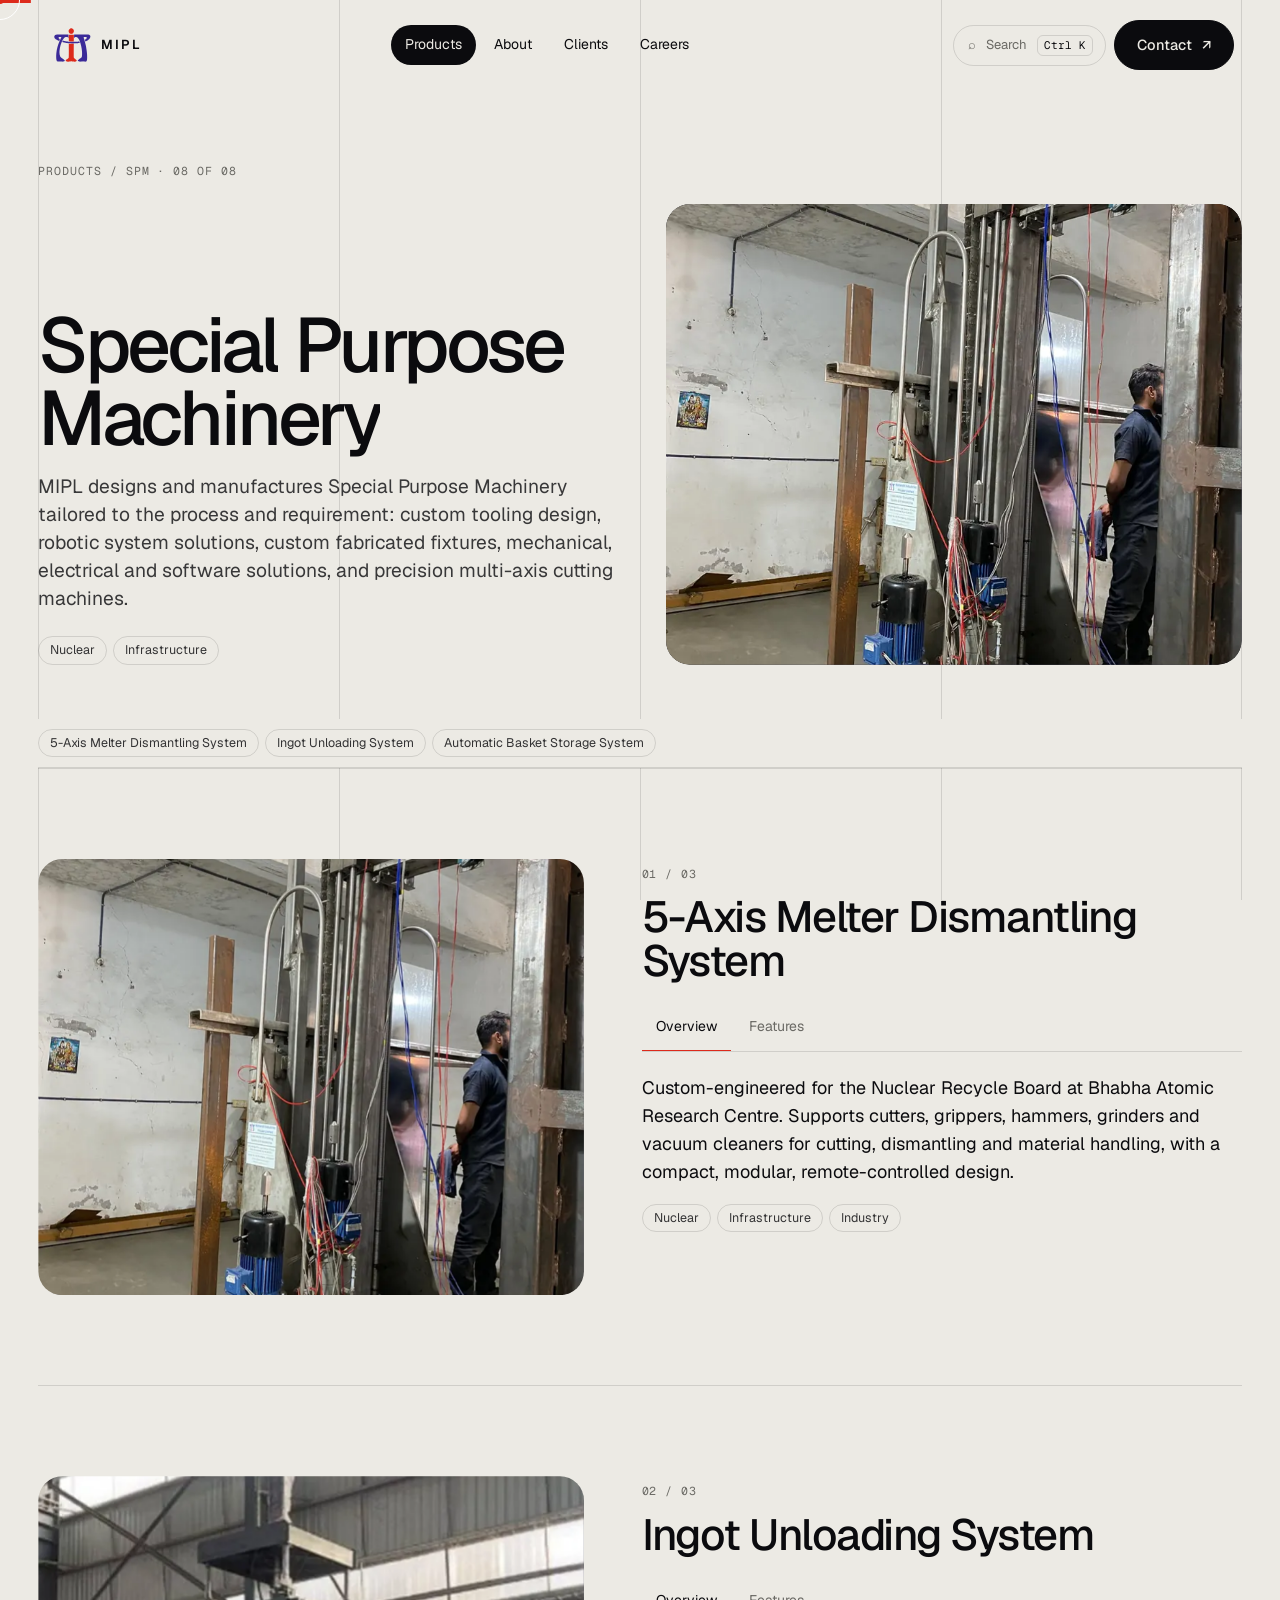
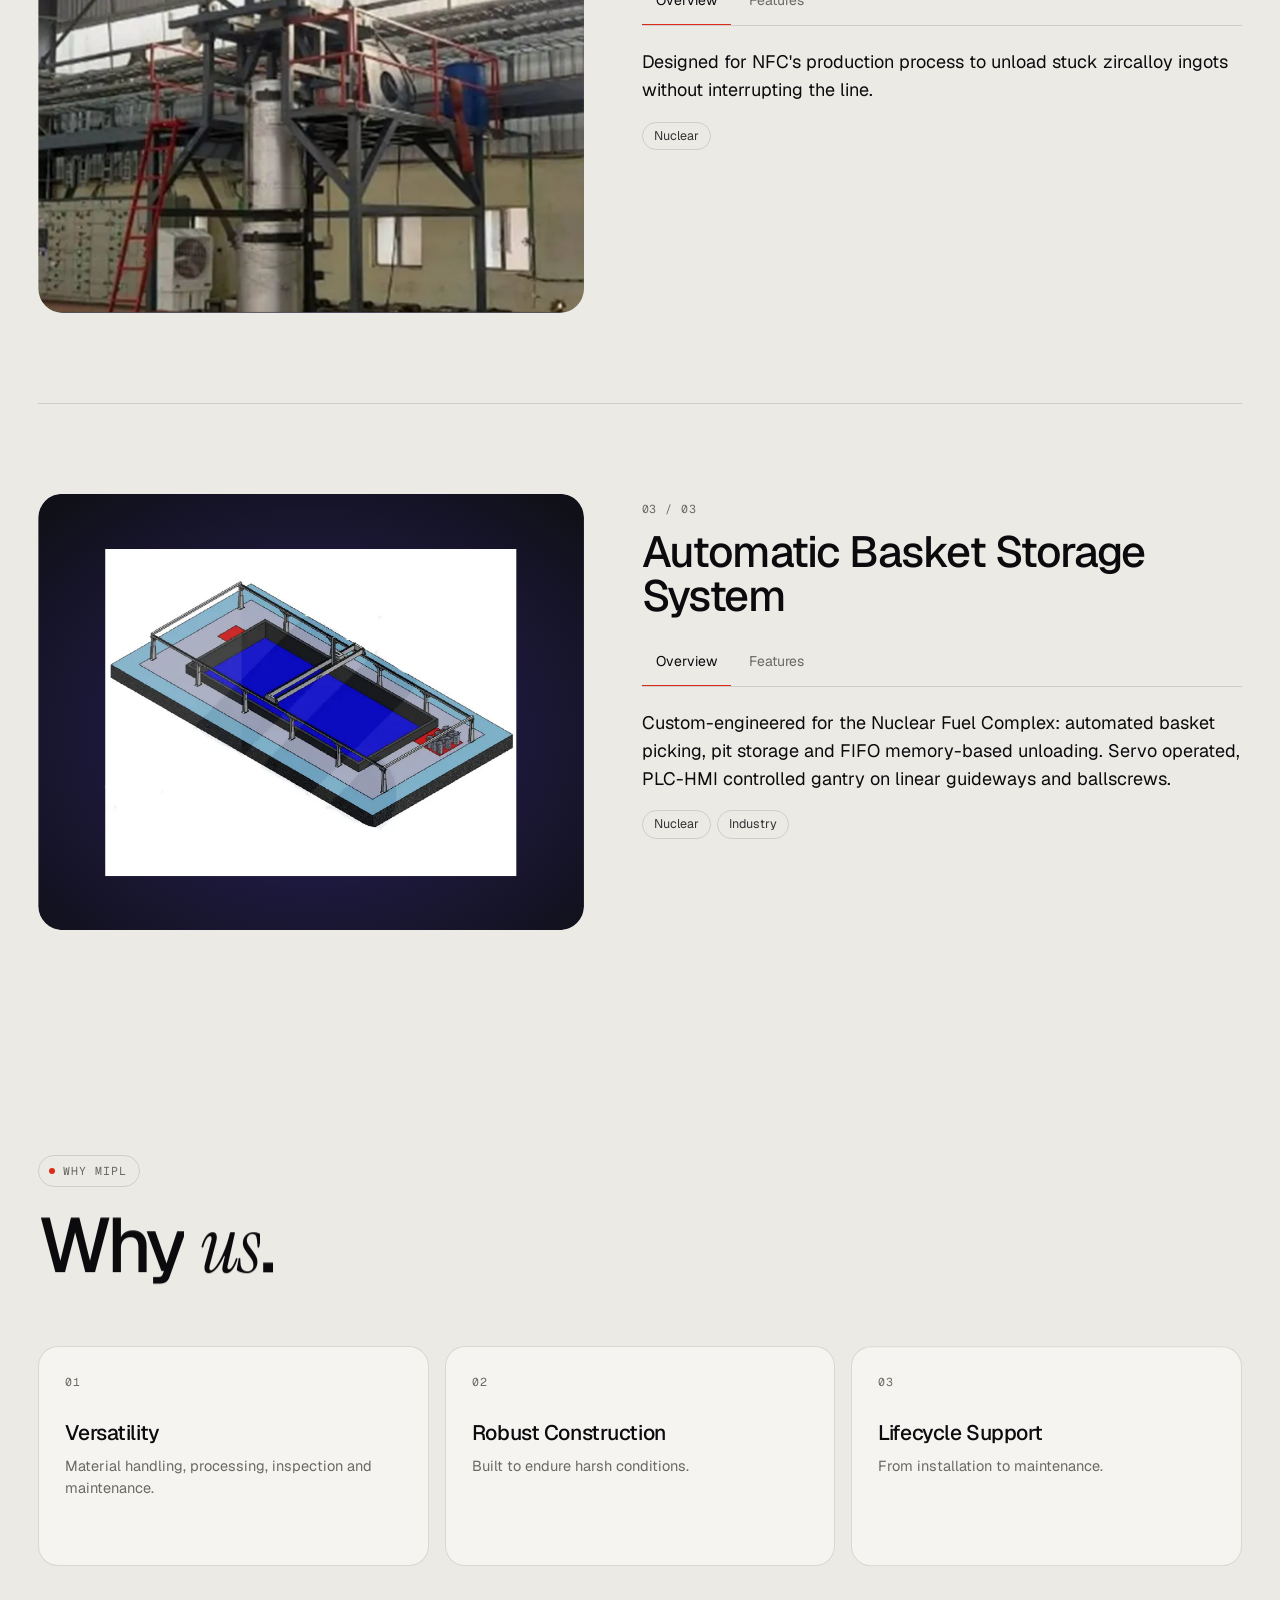
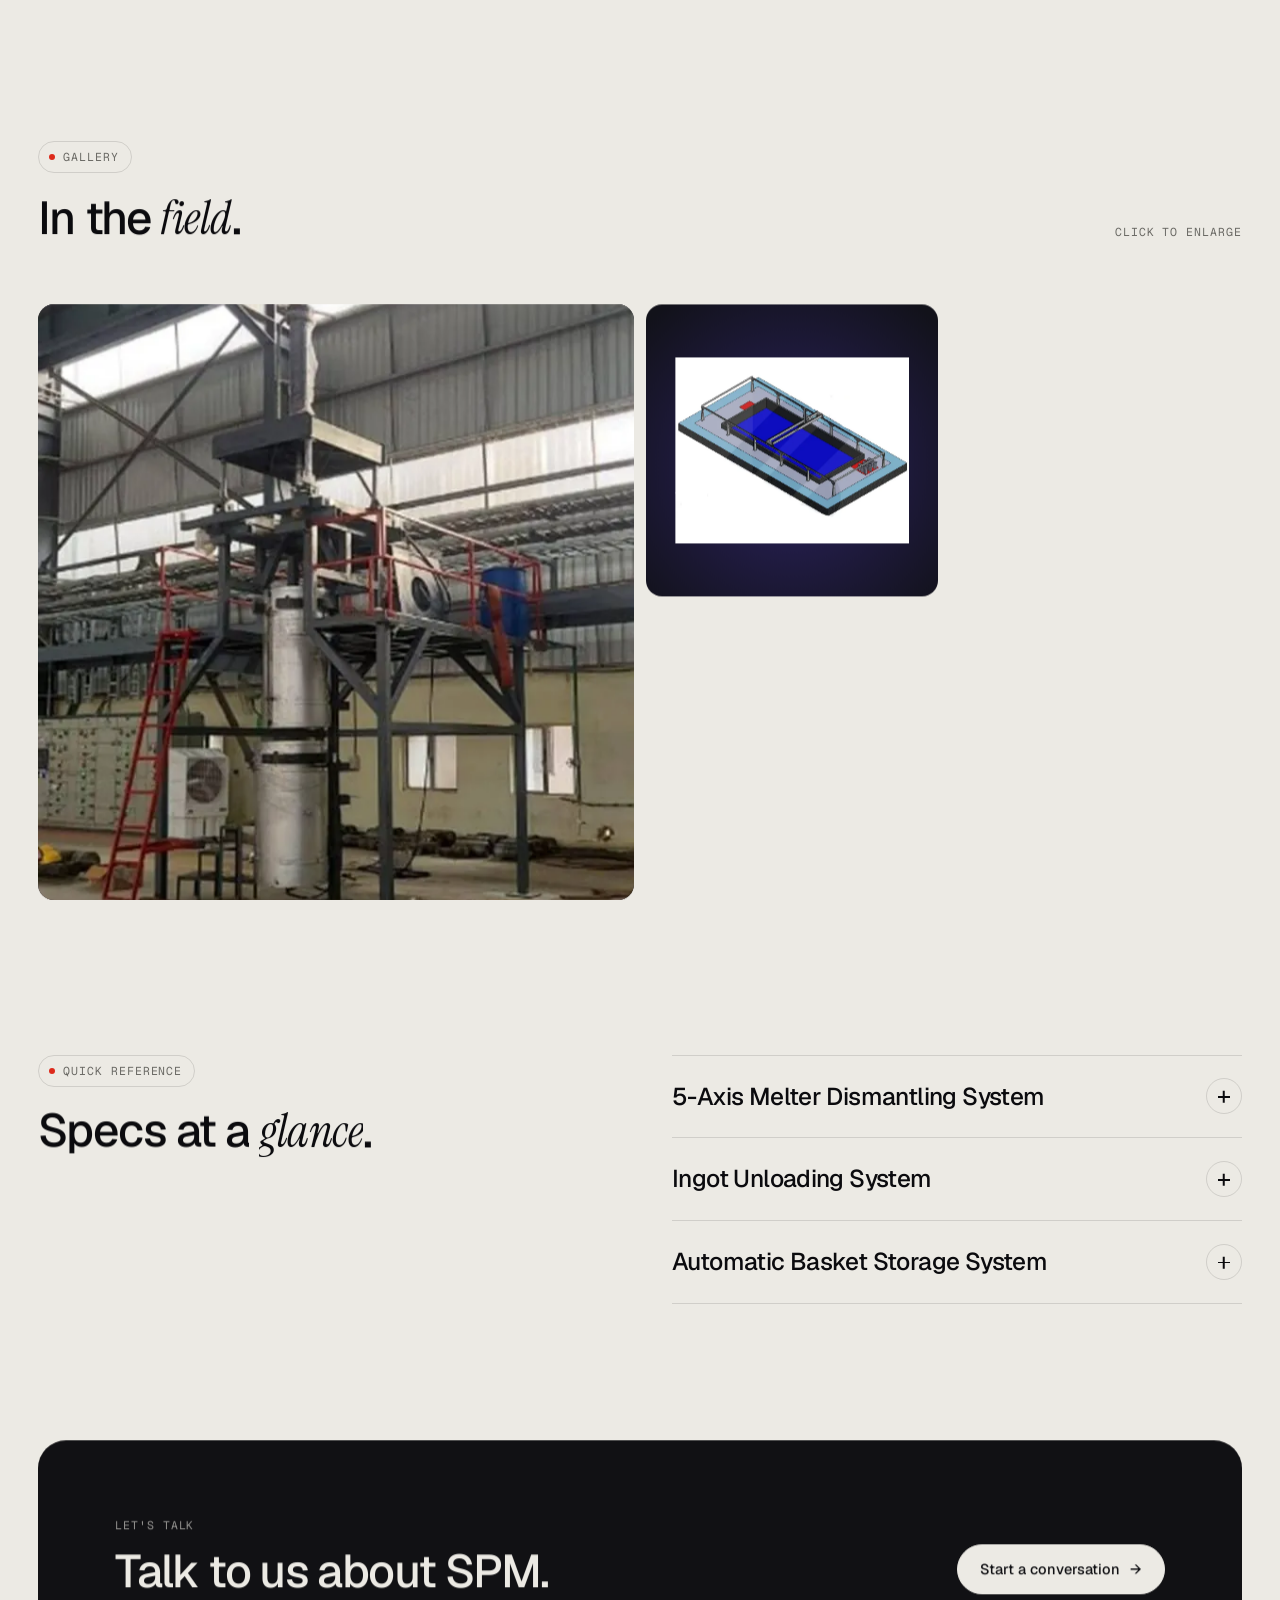
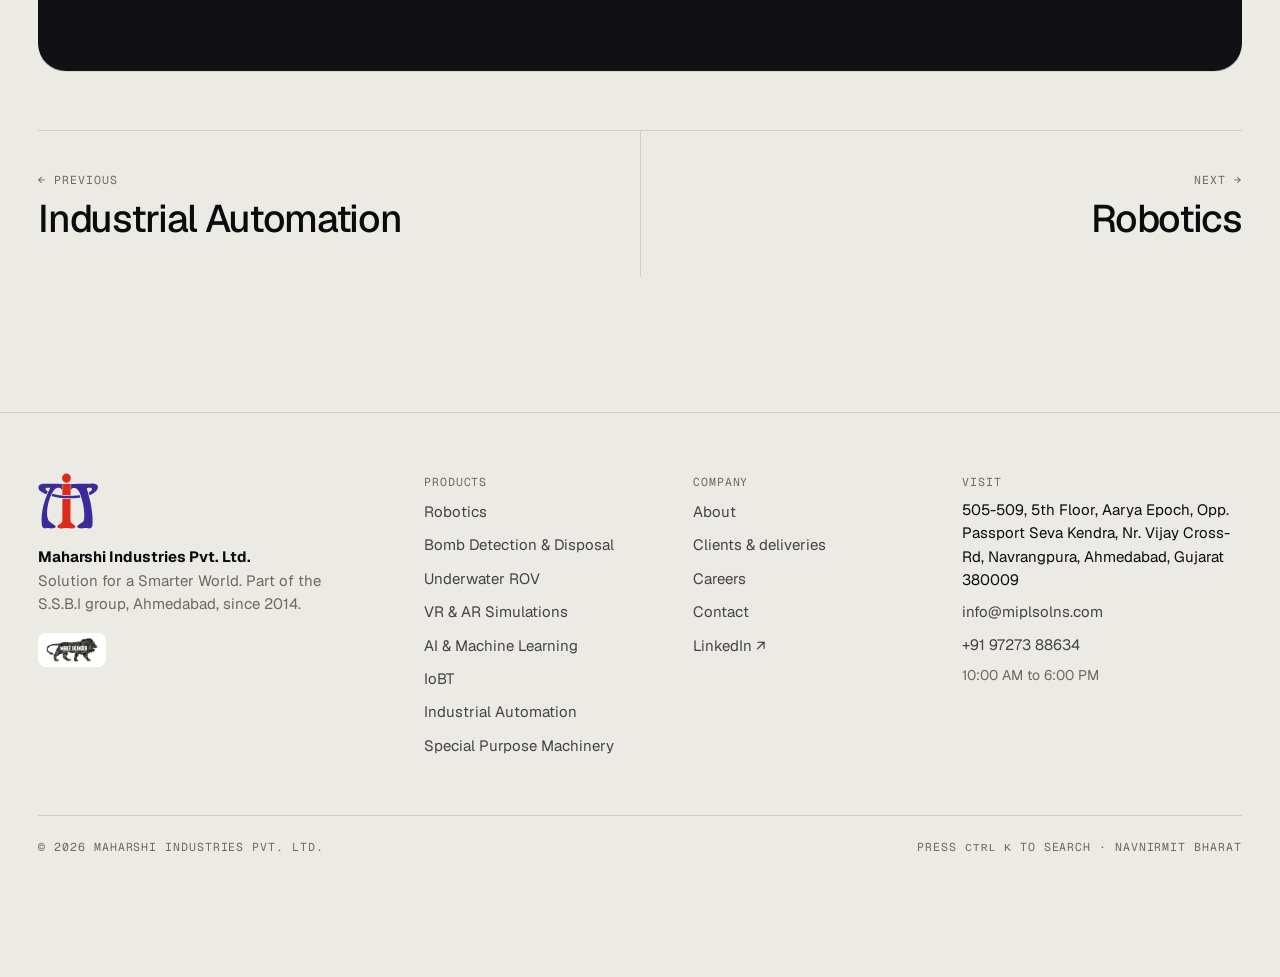
<file: products/special-purpose-machinery.html>
<!doctype html>
<html lang="en" data-root="../" data-theme="light"><head>
<meta charset="utf-8"><meta name="viewport" content="width=device-width,initial-scale=1">
<title>Special Purpose Machinery | Maharshi Industries (MIPL)</title><meta name="description" content="MIPL designs and manufactures Special Purpose Machinery tailored to the process and requirement: custom tooling design, robotic system solutions, custom fa"><link rel="canonical" href="https://miplsolns.com/products/special-purpose-machinery.html">
<meta name="theme-color" content="#ECEAE4">
<meta property="og:type" content="website"><meta property="og:site_name" content="Maharshi Industries Pvt. Ltd."><meta property="og:title" content="Special Purpose Machinery | Maharshi Industries (MIPL)"><meta property="og:description" content="MIPL designs and manufactures Special Purpose Machinery tailored to the process and requirement: custom tooling design, robotic system solutions, custom fa"><meta property="og:url" content="https://miplsolns.com/products/special-purpose-machinery.html"><meta property="og:image" content="https://miplsolns.com/assets/og/og-default.jpg"><meta property="og:image:width" content="1200"><meta property="og:image:height" content="630">
<meta name="twitter:card" content="summary_large_image"><meta name="twitter:title" content="Special Purpose Machinery | Maharshi Industries (MIPL)"><meta name="twitter:description" content="MIPL designs and manufactures Special Purpose Machinery tailored to the process and requirement: custom tooling design, robotic system solutions, custom fa"><meta name="twitter:image" content="https://miplsolns.com/assets/og/og-default.jpg">
<link rel="icon" href="../favicon.ico" sizes="48x48"><link rel="icon" href="../favicon.svg" type="image/svg+xml"><link rel="apple-touch-icon" href="../apple-touch-icon.png"><link rel="manifest" href="../site.webmanifest">
<link rel="stylesheet" href="../assets/css/v2.css">
<script>(function(h){h.classList.add('js');try{if(sessionStorage.getItem('miplCurtain')==='1'){sessionStorage.removeItem('miplCurtain');if(!matchMedia('(prefers-reduced-motion: reduce)').matches)h.classList.add('arriving')}}catch(e){}setTimeout(function(){h.classList.remove('arriving')},2500)})(document.documentElement);</script>
<script type="application/ld+json">{"@context": "https://schema.org", "@type": "Organization", "name": "Maharshi Industries Pvt. Ltd.", "alternateName": "MIPL", "url": "https://miplsolns.com/", "logo": "https://miplsolns.com/assets/logo/mipl-logo.svg", "email": "info@miplsolns.com", "telephone": "+91 97273 88634", "foundingDate": "2014", "address": {"@type": "PostalAddress", "streetAddress": "505-509, 5th Floor, Aarya Epoch, Navrangpura", "addressLocality": "Ahmedabad", "addressRegion": "Gujarat", "postalCode": "380009", "addressCountry": "IN"}, "sameAs": ["https://www.linkedin.com/company/maharshi-industries-pvt-ltd/"]}</script></head>
<body>
<div id="prog" aria-hidden="true"></div><div class="grid-lines" aria-hidden="true"><i></i><i></i><i></i><i></i></div><a class="skip" href="#main">Skip to content</a>
<header class="nav"><a class="brand" href="../index.html" aria-label="Maharshi Industries, home"><svg class="mlogo" viewBox="54 1 398 369" xmlns="http://www.w3.org/2000/svg" aria-hidden="true" focusable="false"><g><path class="bp" d="M93.06 71.14c-1.49 0.06-2.69 0.18-3.56 0.36-0.73 0.15-2.01 0.33-2.88 0.39-2.08 0.15-3.05 0.3-3.86 0.61-0.36 0.15-1.23 0.35-1.91 0.45-0.68 0.1-1.61 0.33-2.08 0.5-0.46 0.18-1.33 0.43-1.93 0.55-0.6 0.14-1.33 0.36-1.62 0.51-0.29 0.15-0.99 0.4-1.54 0.55-1.11 0.31-2.36 0.8-3.12 1.21-0.28 0.14-0.73 0.38-1 0.5-0.28 0.12-0.73 0.36-1 0.5-0.28 0.15-0.79 0.41-1.15 0.6-1.43 0.73-4.23 2.95-5.41 4.3-1.29 1.48-2.7 3.56-2.94 4.35-0.05 0.16-0.29 0.7-0.53 1.21-0.24 0.51-0.53 1.36-0.61 1.88-0.1 0.53-0.3 1.36-0.44 1.85-0.56 1.99-0.56 7.03 0 9.16 0.14 0.51 0.34 1.5 0.45 2.19 0.11 0.68 0.34 1.55 0.5 1.94 0.16 0.38 0.39 1 0.5 1.38 0.46 1.68 2.36 5 4.42 7.75 1.54 2.05 5.29 5.51 7.95 7.31 0.35 0.24 0.89 0.61 1.2 0.84 1.36 0.98 3.59 2.43 5.3 3.48 0.49 0.3 1.1 0.69 1.38 0.88 0.28 0.19 0.75 0.46 1.05 0.61 0.3 0.16 0.78 0.45 1.05 0.65 0.28 0.2 0.56 0.36 0.65 0.36 0.09-0 0.38 0.15 0.64 0.34 0.26 0.19 0.91 0.58 1.43 0.86 0.51 0.29 1.64 0.91 2.5 1.39 0.86 0.48 1.76 0.99 2 1.12 0.24 0.15 0.64 0.33 0.89 0.4 0.25 0.09 0.55 0.25 0.68 0.39 0.11 0.12 0.53 0.35 0.91 0.51 0.39 0.15 0.85 0.38 1.03 0.5 0.18 0.11 0.65 0.38 1.06 0.58 0.41 0.2 0.98 0.49 1.25 0.64 0.28 0.15 0.75 0.39 1.06 0.53 0.31 0.14 0.76 0.36 1 0.5 0.24 0.14 0.69 0.36 1 0.5 0.31 0.14 0.76 0.36 1 0.5 0.59 0.31 4.86 2.36 7.62 3.66 1.83 0.86 2.83 1.14 3.38 0.94 0.38-0.12 0.43-0.2 1.29-1.91 0.1-0.21 0.73-1.56 1.4-3 1.28-2.76 2.19-4.71 2.56-5.44 0.12-0.24 0.35-0.74 0.5-1.11 0.14-0.38 0.36-0.83 0.49-1 0.11-0.18 0.33-0.6 0.45-0.94 0.12-0.35 0.59-1.33 1.03-2.18 0.81-1.61 0.95-2.21 0.68-2.94-0.15-0.4-1.44-1.39-4.26-3.26-0.73-0.48-1.65-1.16-2.06-1.51-0.41-0.36-1-0.81-1.31-1.01-1.34-0.85-3.44-2.7-4.19-3.7-0.33-0.41-0.84-1.35-1.15-2.08-0.69-1.6-0.84-2.71-0.75-5.26l0.06-1.66 0.54-1.09c0.41-0.8 0.79-1.31 1.49-2.02 1.18-1.18 2.1-1.69 4.56-2.5 1.64-0.54 2.08-0.62 3.5-0.74 3.25-0.25 7.99-0.29 11.45-0.09l3.33 0.19 1.49 0.59c1.65 0.65 2.16 0.98 2.62 1.69 0.43 0.64 0.5 1.33 0.25 2.08-0.11 0.34-0.29 0.94-0.39 1.35-0.11 0.4-0.3 0.89-0.44 1.07-0.12 0.19-0.36 0.66-0.51 1.07-0.15 0.4-0.38 0.88-0.49 1.05-0.12 0.18-0.4 0.68-0.61 1.12-0.21 0.45-0.48 0.95-0.58 1.12-0.1 0.18-0.53 1.04-0.95 1.94-0.43 0.89-0.86 1.76-0.99 1.94-0.11 0.18-0.31 0.59-0.44 0.94-0.14 0.34-0.35 0.83-0.5 1.06-0.14 0.24-0.36 0.69-0.5 1-0.12 0.31-0.34 0.71-0.45 0.89-0.12 0.18-0.34 0.6-0.48 0.94-0.12 0.34-0.58 1.29-0.99 2.11-0.4 0.83-1.01 2.06-1.34 2.75-0.33 0.69-0.81 1.7-1.07 2.25-1.11 2.35-3.93 8.53-4.74 10.44-0.19 0.45-0.61 1.38-0.94 2.06-0.31 0.69-0.73 1.61-0.89 2.06-0.18 0.45-0.44 1.04-0.6 1.31-0.16 0.28-0.36 0.78-0.44 1.12-0.09 0.34-0.28 0.83-0.43 1.06-0.36 0.58-1.03 2.08-1.48 3.28-0.19 0.53-0.49 1.23-0.65 1.56-0.16 0.33-0.38 0.83-0.46 1.1-0.09 0.28-0.31 0.81-0.5 1.19-0.19 0.38-0.44 0.98-0.54 1.33-0.1 0.35-0.33 0.91-0.5 1.25-0.18 0.34-0.38 0.86-0.46 1.18-0.09 0.31-0.26 0.79-0.41 1.06-0.31 0.6-1.11 2.62-1.58 4-0.2 0.55-0.49 1.28-0.66 1.62-0.18 0.34-0.41 0.96-0.53 1.36-0.12 0.4-0.29 0.85-0.39 1-0.09 0.15-0.26 0.6-0.38 1-0.12 0.41-0.38 1.11-0.58 1.55-0.2 0.44-0.45 1.11-0.56 1.5-0.11 0.4-0.34 0.98-0.5 1.29-0.15 0.31-0.38 0.9-0.48 1.31-0.11 0.41-0.36 1.11-0.56 1.56-0.2 0.44-0.4 1-0.45 1.24-0.05 0.24-0.25 0.83-0.44 1.31-0.19 0.48-0.51 1.38-0.73 2-0.21 0.61-0.5 1.49-0.65 1.94-0.15 0.45-0.44 1.24-0.64 1.75-0.2 0.51-0.45 1.3-0.56 1.75-0.11 0.45-0.33 1.1-0.49 1.44-0.15 0.35-0.35 0.94-0.44 1.31-0.09 0.38-0.29 1.01-0.46 1.41-0.16 0.4-0.41 1.21-0.55 1.8-0.14 0.6-0.39 1.35-0.55 1.66-0.15 0.31-0.35 0.9-0.44 1.31-0.08 0.41-0.31 1.16-0.51 1.66-0.19 0.49-0.41 1.28-0.49 1.75-0.08 0.46-0.3 1.2-0.5 1.65-0.2 0.45-0.43 1.2-0.51 1.69-0.08 0.48-0.3 1.24-0.49 1.69-0.2 0.45-0.41 1.23-0.49 1.74-0.09 0.51-0.31 1.3-0.51 1.76-0.2 0.45-0.43 1.2-0.5 1.66-0.06 0.45-0.29 1.24-0.49 1.74-0.2 0.5-0.44 1.39-0.51 1.96-0.09 0.64-0.26 1.3-0.46 1.68-0.2 0.4-0.4 1.15-0.54 2.01-0.12 0.79-0.34 1.61-0.5 1.91-0.15 0.31-0.36 1.15-0.51 2.05-0.14 0.89-0.35 1.7-0.48 1.91-0.25 0.41-0.45 1.28-0.59 2.51-0.04 0.41-0.21 1.05-0.38 1.41-0.29 0.66-0.46 1.43-0.61 2.84-0.05 0.41-0.21 1.06-0.38 1.44-0.31 0.75-0.5 1.61-0.62 2.88-0.05 0.44-0.24 1.29-0.44 1.88-0.21 0.65-0.43 1.64-0.5 2.45-0.09 0.8-0.3 1.8-0.51 2.45-0.24 0.71-0.4 1.6-0.5 2.56-0.09 0.94-0.28 1.89-0.5 2.61-0.24 0.74-0.43 1.74-0.55 2.88-0.1 0.96-0.26 2-0.38 2.3-0.34 0.94-0.54 2.11-0.62 3.62-0.04 0.79-0.16 1.71-0.25 2.06-0.49 1.76-0.59 2.29-0.75 4.25-0.1 1.16-0.3 2.55-0.44 3.06-0.29 1.05-0.62 3.86-0.62 5.16 0 0.46-0.14 1.48-0.3 2.25-0.39 1.81-0.55 3.19-0.65 5.59-0.04 1.06-0.21 2.73-0.38 3.69-0.36 2.24-0.53 4.11-0.68 8.06-0.06 1.75-0.2 3.8-0.3 4.54-0.46 3.38-0.7 10.95-0.7 22.59 0 12.24 0.21 18.4 0.74 21.75 0.12 0.86 0.28 2.46 0.31 3.56 0.1 2.56 0.28 4.15 0.58 5.29 0.14 0.5 0.34 1.75 0.45 2.79 0.12 1.2 0.31 2.24 0.5 2.84 0.18 0.53 0.4 1.53 0.5 2.24 0.1 0.71 0.31 1.61 0.48 2.01 0.16 0.39 0.39 1.14 0.51 1.65 0.11 0.51 0.35 1.18 0.5 1.46 0.16 0.29 0.39 0.83 0.5 1.19 0.21 0.66 0.44 1.04 1.88 3.26 0.89 1.39 2.91 3.44 4.06 4.14 2 1.2 2.73 1.56 3.44 1.7 0.41 0.09 1.2 0.33 1.75 0.54l1 0.39 3.88 0.05c4.34 0.05 6.88-0.09 9.64-0.53 5.44-0.89 16.7-0.83 20.55 0.1 0.81 0.2 2.02 0.36 3.2 0.44 1.05 0.08 2.53 0.28 3.35 0.45 2.05 0.45 4.05 0.59 8.51 0.59 4.21-0 5.81-0.12 7.31-0.59 0.51-0.16 1.49-0.36 2.15-0.43 0.68-0.08 1.65-0.28 2.19-0.45 0.54-0.18 1.5-0.4 2.15-0.51 0.64-0.1 1.4-0.28 1.69-0.38 0.28-0.11 1.03-0.35 1.64-0.54 0.62-0.19 1.35-0.46 1.62-0.6 0.28-0.15 0.8-0.35 1.15-0.45 0.79-0.24 2.18-0.99 2.81-1.51 0.25-0.21 0.68-0.54 0.95-0.73 0.65-0.44 2.04-2.16 2.53-3.14 0.66-1.36 0.74-3.43 0.15-4.35-0.15-0.24-0.41-0.7-0.59-1.03-0.4-0.75-1.91-2.34-3.81-4.01-1.51-1.33-1.71-1.49-3.69-2.8-0.69-0.45-1.6-1.12-2.02-1.49-0.43-0.35-0.96-0.75-1.19-0.86-0.23-0.11-1.01-0.64-1.75-1.16-0.74-0.53-1.75-1.24-2.24-1.58-0.5-0.35-1.1-0.79-1.35-0.98-0.25-0.19-0.95-0.69-1.58-1.1-1.49-0.99-3.8-2.6-4.29-2.99-0.41-0.33-0.89-0.66-2.71-1.89-0.61-0.41-1.36-0.94-1.65-1.15-0.29-0.23-0.79-0.59-1.12-0.81-0.33-0.23-0.8-0.55-1.04-0.71-0.24-0.16-1.14-0.79-2-1.38-0.86-0.58-1.81-1.26-2.12-1.5-0.31-0.25-0.85-0.64-1.2-0.86-2.14-1.41-6.41-4.93-8.22-6.76-1.98-2-3.99-4.83-4.96-6.94-0.14-0.31-0.41-0.81-0.61-1.12-0.19-0.31-0.43-0.81-0.5-1.12-0.09-0.31-0.29-0.79-0.44-1.06-0.16-0.28-0.39-0.84-0.5-1.25-0.12-0.41-0.35-1-0.5-1.31-0.16-0.31-0.35-0.83-0.44-1.12-0.09-0.31-0.34-1.04-0.56-1.62-0.23-0.59-0.45-1.31-0.5-1.62-0.05-0.31-0.26-0.98-0.46-1.49-0.2-0.51-0.45-1.38-0.55-1.94-0.11-0.56-0.3-1.25-0.43-1.54-0.12-0.3-0.33-1.14-0.44-1.86-0.12-0.74-0.38-1.8-0.58-2.36-0.23-0.68-0.4-1.53-0.49-2.44-0.09-0.76-0.29-1.85-0.45-2.41-0.23-0.75-0.36-1.68-0.49-3.39-0.11-1.29-0.33-3.03-0.5-3.84-0.41-1.99-0.53-3.34-0.71-8.86-0.31-9.09-0.05-23.24 0.5-26.5 0.4-2.38 0.51-3.34 0.65-5.56 0.09-1.34 0.28-2.8 0.5-3.94 0.2-1 0.39-2.38 0.44-3.06 0.09-1.48 0.28-2.69 0.53-3.38 0.19-0.55 0.34-1.49 0.54-3.5 0.08-0.76 0.28-1.94 0.44-2.62 0.18-0.69 0.36-1.81 0.45-2.5 0.08-0.69 0.3-1.88 0.49-2.62 0.2-0.76 0.43-1.85 0.5-2.44 0.21-1.73 0.34-2.44 0.56-2.95 0.11-0.26 0.31-1.19 0.44-2.05 0.14-0.86 0.35-1.9 0.49-2.31 0.12-0.41 0.35-1.45 0.5-2.31 0.15-0.86 0.41-2.01 0.59-2.56 0.18-0.55 0.4-1.54 0.5-2.2 0.1-0.66 0.29-1.45 0.41-1.75 0.14-0.3 0.36-1.2 0.5-2 0.14-0.79 0.39-1.8 0.56-2.25 0.16-0.44 0.41-1.35 0.55-2.01 0.15-0.66 0.34-1.36 0.44-1.56 0.1-0.19 0.31-0.9 0.46-1.58 0.15-0.69 0.44-1.66 0.62-2.19 0.19-0.54 0.41-1.3 0.49-1.71 0.09-0.41 0.29-1.06 0.45-1.44 0.16-0.38 0.38-1.09 0.49-1.58 0.1-0.49 0.35-1.29 0.56-1.78 0.2-0.49 0.44-1.25 0.53-1.68 0.09-0.44 0.25-0.99 0.38-1.23 0.11-0.25 0.35-0.93 0.53-1.5 0.16-0.59 0.45-1.4 0.61-1.81 0.18-0.41 0.39-1.06 0.48-1.44 0.09-0.38 0.3-0.98 0.46-1.34 0.16-0.35 0.41-1.05 0.55-1.54 0.14-0.5 0.36-1.14 0.51-1.41 0.14-0.29 0.41-1 0.61-1.59 0.56-1.7 1.2-3.44 1.46-3.96 0.14-0.26 0.35-0.81 0.46-1.23 0.12-0.41 0.35-1.01 0.51-1.33 0.15-0.31 0.4-0.94 0.55-1.38 0.15-0.44 0.34-0.91 0.43-1.05 0.09-0.14 0.29-0.64 0.44-1.1 0.16-0.46 0.41-1.09 0.58-1.38 0.16-0.29 0.36-0.78 0.44-1.09 0.09-0.3 0.29-0.83 0.45-1.15 0.16-0.33 0.44-0.95 0.6-1.4 0.18-0.44 0.4-0.94 0.5-1.1 0.11-0.16 0.3-0.61 0.44-0.99 0.12-0.39 0.41-1.03 0.61-1.44 0.21-0.4 0.48-0.99 0.59-1.3 0.11-0.3 0.29-0.69 0.39-0.85 0.11-0.18 0.33-0.68 0.49-1.14 0.15-0.45 0.43-1.05 0.61-1.31 0.18-0.26 0.33-0.59 0.33-0.71 0-0.11 0.21-0.62 0.49-1.14 0.26-0.5 0.53-1.09 0.56-1.3 0.05-0.21 0.23-0.58 0.4-0.81 0.16-0.23 0.41-0.73 0.55-1.1 0.15-0.38 0.38-0.84 0.51-1.03 0.14-0.2 0.36-0.68 0.49-1.06 0.14-0.4 0.33-0.81 0.43-0.91 0.1-0.11 0.36-0.6 0.6-1.07 0.24-0.49 0.53-1.05 0.62-1.25 0.11-0.21 0.56-1.09 1-1.96 0.71-1.44 1.1-2.19 2.3-4.44 0.21-0.4 0.55-1.01 0.76-1.35 0.21-0.35 0.7-1.16 1.09-1.81 1.96-3.29 3.23-5.18 5.64-8.44 3.33-4.5 8.69-9.93 11.89-12.03 0.54-0.36 1.2-0.83 1.46-1.03 0.56-0.45 3.71-2.16 4.6-2.51 0.34-0.14 0.89-0.38 1.21-0.54 0.33-0.16 0.86-0.36 1.2-0.45 0.34-0.09 0.83-0.26 1.1-0.4 0.28-0.14 1.26-0.41 2.2-0.62 0.94-0.2 2.14-0.49 2.65-0.62 0.85-0.24 1.29-0.26 4.81-0.28l3.88-0.01 0.94 0.33c0.53 0.18 1.54 0.44 2.25 0.58 0.73 0.14 1.62 0.39 2 0.56 0.38 0.18 0.94 0.38 1.23 0.46 2.18 0.58 6.55 3.84 8.46 6.31 0.41 0.54 0.99 1.25 1.28 1.6 0.29 0.35 0.76 1.11 1.05 1.7 0.29 0.59 0.66 1.25 0.81 1.48 0.16 0.21 0.4 0.66 0.53 1 0.12 0.34 0.31 0.61 0.43 0.64 0.55 0.1 0.54 0.53 0.49-19.85-0.05-22.11 0.11-19.69-1.34-19.88-0.48-0.06-6.15-0.11-12.61-0.12-12.62-0-20.86-0.12-42.06-0.62-2.58-0.06-11.01-0.18-18.75-0.25-11.93-0.12-14.98-0.19-20.06-0.45-8.35-0.44-19.09-0.62-24-0.41Z"/><path class="bp" d="M402 71.14c-6.68 0.08-9.41 0.18-14.25 0.5-1.76 0.11-10.08 0.26-28.56 0.49-6.05 0.08-13.48 0.19-16.5 0.26-12.99 0.29-23.65 0.4-45.88 0.48-25.59 0.09-24.15 0.04-24.43 0.75-0.06 0.18-0.16 1.5-0.2 2.95-0.06 2.16-0.29 24.39-0.31 30.25-0.01 1.81 0.15 3.64 0.35 3.84 0.21 0.21 0.58-0.01 0.96-0.62 1.05-1.66 1.49-2.4 1.78-2.96 1-1.96 4.12-5.05 6.14-6.04 0.39-0.2 0.94-0.48 1.21-0.62 0.46-0.24 1.58-0.62 3.12-1.1 0.44-0.14 1.44-0.21 3.38-0.26 3.38-0.08 5.95 0.09 7 0.46 0.41 0.15 1.34 0.36 2.06 0.49 0.75 0.14 1.59 0.36 1.94 0.54 0.35 0.18 1.05 0.44 1.56 0.59 1 0.3 3.78 1.64 4.81 2.31 0.35 0.23 0.89 0.58 1.21 0.78 1.14 0.71 2.06 1.43 3.79 2.95 2.78 2.45 4.9 4.94 9.33 10.91 0.62 0.84 1.75 2.54 2.76 4.16 0.45 0.74 0.95 1.5 1.1 1.69 0.16 0.2 0.46 0.7 0.69 1.12 0.21 0.43 0.61 1.14 0.88 1.59 0.66 1.11 1.41 2.54 2.25 4.25 1.29 2.61 1.66 3.44 1.81 3.94 0.09 0.28 0.31 0.75 0.5 1.06 0.19 0.31 0.41 0.88 0.5 1.25 0.09 0.38 0.31 1 0.51 1.38 0.19 0.38 0.41 0.96 0.49 1.31 0.08 0.34 0.28 0.85 0.44 1.12 0.16 0.29 0.41 0.98 0.55 1.55 0.14 0.56 0.38 1.2 0.51 1.39 0.15 0.2 0.35 0.78 0.45 1.28 0.1 0.5 0.35 1.25 0.55 1.66 0.2 0.41 0.41 1.07 0.49 1.46 0.08 0.39 0.28 1 0.45 1.34 0.18 0.35 0.4 1.01 0.5 1.48 0.11 0.48 0.36 1.21 0.56 1.66 0.2 0.45 0.43 1.18 0.5 1.61 0.08 0.45 0.28 1.07 0.45 1.4 0.16 0.33 0.4 1.1 0.54 1.71 0.14 0.62 0.36 1.35 0.5 1.62 0.14 0.28 0.35 0.91 0.46 1.41 0.11 0.51 0.34 1.24 0.5 1.62 0.16 0.39 0.4 1.21 0.54 1.81 0.14 0.61 0.36 1.38 0.5 1.71 0.14 0.33 0.35 1.05 0.46 1.62 0.11 0.56 0.34 1.34 0.5 1.71 0.16 0.38 0.41 1.24 0.55 1.91 0.14 0.68 0.36 1.49 0.51 1.81 0.14 0.33 0.34 1.06 0.44 1.64 0.11 0.59 0.33 1.38 0.49 1.75 0.15 0.39 0.4 1.26 0.54 1.95 0.14 0.69 0.38 1.5 0.51 1.81 0.14 0.31 0.34 1.1 0.45 1.75 0.11 0.65 0.34 1.53 0.51 1.94 0.16 0.41 0.39 1.29 0.5 1.94 0.1 0.65 0.33 1.53 0.5 1.94 0.18 0.41 0.4 1.34 0.5 2.06 0.11 0.73 0.31 1.59 0.45 1.94 0.38 0.94 0.46 1.28 0.6 2.38 0.08 0.56 0.29 1.49 0.49 2.06 0.2 0.59 0.43 1.59 0.5 2.21 0.09 0.65 0.3 1.59 0.51 2.15 0.21 0.6 0.41 1.46 0.5 2.21 0.15 1.34 0.3 2.05 0.58 2.58 0.09 0.18 0.26 1.05 0.36 1.94 0.11 0.88 0.34 2.02 0.5 2.54 0.3 0.91 0.4 1.51 0.69 3.75 0.08 0.59 0.26 1.49 0.43 2 0.16 0.51 0.34 1.41 0.39 2 0.12 1.62 0.29 2.5 0.61 3.53 0.21 0.65 0.35 1.46 0.45 2.74 0.08 1.1 0.28 2.38 0.49 3.3 0.24 0.98 0.41 2.19 0.51 3.44 0.08 1.06 0.25 2.36 0.38 2.88 0.41 1.7 0.5 2.29 0.69 4.94 0.1 1.44 0.3 3.16 0.44 3.81 0.16 0.78 0.34 2.56 0.5 5.1 0.14 2.15 0.34 4.38 0.45 4.94 0.34 1.85 0.41 2.73 0.55 7.09 0.24 7.35 0.38 10.5 0.53 12.38 0.2 2.44 0.2 12.88 0 16.06-0.08 1.38-0.24 4.78-0.34 7.56-0.31 7.98-0.38 9.08-0.66 10.19-0.14 0.55-0.31 1.59-0.39 2.31-0.31 3.05-0.39 3.6-0.58 4.12-0.11 0.31-0.31 1.03-0.44 1.59-0.56 2.38-2.35 5.75-4.21 7.94-0.68 0.8-2.3 2.24-3.6 3.2-1.69 1.25-1.89 1.39-2.44 1.71-0.31 0.18-0.9 0.58-1.31 0.88-0.41 0.31-1 0.7-1.31 0.89-0.94 0.56-3.3 2.09-4.56 2.95-0.48 0.34-1.1 0.75-1.38 0.94-0.28 0.19-0.96 0.65-1.54 1.03-0.56 0.39-1.3 0.86-1.62 1.07-0.33 0.2-1 0.69-1.51 1.06-0.5 0.38-1.18 0.86-1.49 1.06-0.33 0.21-0.93 0.61-1.34 0.91-0.41 0.29-1 0.71-1.31 0.94-0.31 0.21-0.98 0.71-1.49 1.09-0.5 0.38-1.06 0.8-1.25 0.93-2.21 1.62-3.34 2.49-4 3.06-0.44 0.39-1.15 0.98-1.58 1.33-1.76 1.41-3.28 2.81-4.88 4.48-1.41 1.49-1.79 1.98-2.4 3.09l-0.73 1.31 0 1.25c0 1.24 0.01 1.26 0.54 2.2 1.18 2.12 4.46 4.59 7.46 5.61 0.55 0.19 1.29 0.45 1.62 0.6 1.53 0.62 3.2 1.16 4.12 1.34 0.55 0.1 1.34 0.31 1.75 0.49 0.41 0.18 1.26 0.38 1.88 0.45 0.62 0.08 1.55 0.28 2.06 0.44 1.46 0.48 2.51 0.58 6.62 0.56 4.44-0 6.3-0.12 8.34-0.56 1.07-0.24 2.11-0.35 3.85-0.44 2.55-0.12 3.54-0.24 5.5-0.62 0.76-0.15 2.51-0.33 4.46-0.44 2.41-0.14 3.55-0.25 4.56-0.49 2.45-0.55 6.85-0.53 8.66 0.05 0.56 0.18 1.7 0.33 3.62 0.49 1.86 0.16 3.09 0.33 3.62 0.49 1.19 0.36 1.3 0.39 3.15 0.53 0.94 0.06 2.06 0.24 2.5 0.36 1.74 0.53 2.2 0.58 5.73 0.58l3.44-0 0.99-0.35c0.55-0.19 1.39-0.44 1.86-0.54 0.48-0.1 1.24-0.34 1.69-0.54 0.46-0.2 0.99-0.4 1.18-0.45 0.73-0.19 3.61-2.23 4.62-3.28 0.95-0.99 2.61-3.18 2.91-3.86 0.16-0.35 0.43-0.84 0.6-1.1 0.18-0.25 0.36-0.64 0.4-0.86 0.05-0.23 0.25-0.74 0.44-1.15 0.2-0.41 0.5-1.38 0.68-2.12 0.16-0.76 0.39-1.58 0.49-1.81 0.2-0.49 0.41-1.71 0.53-3.12 0.05-0.51 0.19-1.36 0.31-1.88 0.38-1.48 0.5-2.8 0.62-6.48 0.06-1.88 0.14-3.45 0.18-3.5 0.04-0.06 0.16-1.28 0.29-2.73 0.2-2.34 0.23-4.1 0.23-16.55-0.01-13.46-0.03-14.04-0.29-16.88-0.18-1.81-0.33-4.65-0.4-7.39-0.14-5.18-0.28-7.16-0.62-8.99-0.18-0.94-0.29-2.27-0.38-4.7-0.12-3.53-0.2-4.33-0.62-6.3-0.18-0.79-0.3-2.08-0.38-3.81-0.14-2.84-0.24-3.74-0.62-5.34-0.18-0.73-0.29-1.8-0.38-3.58-0.08-1.39-0.21-2.94-0.33-3.44-0.1-0.5-0.3-1.41-0.44-2.02-0.12-0.62-0.24-1.6-0.24-2.19-0.01-1.68-0.21-3.34-0.56-4.62-0.24-0.88-0.35-1.71-0.44-3.19-0.14-2.36-0.18-2.65-0.58-4.12-0.21-0.79-0.34-1.76-0.44-3.25-0.11-1.7-0.23-2.46-0.56-3.78-0.25-0.98-0.43-1.96-0.43-2.4 0-1.3-0.25-3.19-0.56-4.34-0.2-0.71-0.36-1.74-0.45-2.86-0.08-1.07-0.25-2.24-0.45-3-0.43-1.68-0.5-2.1-0.65-4-0.08-0.94-0.24-1.98-0.38-2.44-0.25-0.78-0.35-1.4-0.64-3.95-0.06-0.62-0.26-1.59-0.43-2.15-0.18-0.56-0.35-1.43-0.39-1.93-0.11-1.23-0.4-2.84-0.64-3.5-0.1-0.3-0.28-1.26-0.38-2.15-0.11-0.99-0.31-2.06-0.54-2.75-0.2-0.62-0.43-1.65-0.5-2.27-0.08-0.62-0.28-1.6-0.45-2.18-0.18-0.59-0.4-1.64-0.51-2.35-0.1-0.71-0.35-1.73-0.54-2.25-0.2-0.54-0.43-1.38-0.5-1.88-0.08-0.5-0.3-1.39-0.51-2-0.2-0.6-0.43-1.51-0.49-2.02-0.08-0.51-0.29-1.39-0.5-1.94-0.2-0.55-0.43-1.4-0.5-1.88-0.08-0.49-0.3-1.36-0.5-1.95-0.2-0.59-0.4-1.38-0.45-1.75-0.11-0.91-0.28-1.53-0.62-2.43-0.16-0.41-0.36-1.2-0.45-1.75-0.08-0.55-0.3-1.43-0.5-1.95-0.19-0.51-0.4-1.39-0.49-1.93-0.09-0.55-0.29-1.38-0.46-1.84-0.16-0.48-0.41-1.46-0.55-2.2-0.14-0.74-0.36-1.59-0.5-1.9-0.14-0.3-0.31-0.95-0.38-1.44-0.08-0.48-0.33-1.5-0.56-2.25-0.23-0.76-0.49-1.78-0.56-2.25-0.08-0.49-0.3-1.3-0.5-1.83-0.19-0.53-0.41-1.43-0.5-2-0.08-0.58-0.3-1.45-0.5-1.93-0.19-0.49-0.41-1.35-0.49-1.93-0.08-0.58-0.3-1.45-0.5-1.95-0.2-0.5-0.43-1.35-0.5-1.9-0.15-1.12-0.24-1.49-0.6-2.29-0.14-0.31-0.31-1.07-0.4-1.69-0.09-0.62-0.3-1.46-0.46-1.88-0.18-0.41-0.43-1.36-0.55-2.1-0.14-0.75-0.36-1.59-0.5-1.85-0.12-0.26-0.35-1.01-0.48-1.65-0.14-0.65-0.36-1.41-0.51-1.71-0.15-0.29-0.35-0.93-0.45-1.4-0.1-0.48-0.35-1.2-0.55-1.59-0.19-0.4-0.43-1.07-0.5-1.51-0.08-0.44-0.3-1.11-0.49-1.49-0.2-0.39-0.45-1.11-0.56-1.62-0.11-0.51-0.31-1.1-0.44-1.31-0.14-0.21-0.36-0.86-0.51-1.44-0.15-0.58-0.38-1.26-0.51-1.53-0.12-0.26-0.33-0.86-0.44-1.33-0.1-0.46-0.35-1.18-0.55-1.6-0.2-0.41-0.43-1.11-0.5-1.55-0.08-0.45-0.28-1.07-0.45-1.41-0.16-0.33-0.41-1.06-0.54-1.62-0.14-0.58-0.4-1.38-0.58-1.78-0.25-0.56-0.34-1.03-0.4-1.94-0.1-1.62 0.08-2.36 0.85-3.61 0.73-1.19 2.11-2.41 3.15-2.78 0.36-0.11 0.85-0.34 1.1-0.49 0.26-0.15 1.05-0.38 1.85-0.51 0.79-0.15 1.95-0.4 2.61-0.58 2.33-0.6 11.48-0.55 13.4 0.08 0.45 0.15 1.46 0.35 2.25 0.45 0.99 0.14 1.74 0.31 2.44 0.6 0.55 0.23 1.24 0.48 1.53 0.56 0.29 0.08 0.69 0.28 0.88 0.43 0.19 0.15 0.58 0.44 0.85 0.62 1.05 0.7 1.8 1.83 2.2 3.28 0.24 0.88 0.26 1.19 0.19 2.5-0.11 2.24-0.46 3.96-1.07 5.34-1 2.25-1.99 3.84-3.11 5.04-0.4 0.41-0.88 0.96-1.06 1.23-0.61 0.8-3.61 3.26-5.7 4.66-1.65 1.11-5.74 3.35-7.12 3.91-0.38 0.15-1 0.49-1.38 0.74-0.65 0.44-0.69 0.49-0.73 1.05-0.03 0.38 0.08 0.91 0.28 1.51 0.18 0.51 0.4 1.3 0.5 1.75 0.11 0.46 0.34 1.16 0.5 1.55 0.16 0.4 0.4 1.18 0.51 1.73 0.12 0.55 0.35 1.31 0.51 1.7 0.16 0.39 0.4 1.23 0.54 1.84 0.14 0.62 0.36 1.36 0.51 1.65 0.15 0.29 0.35 1.01 0.45 1.6 0.11 0.6 0.35 1.45 0.55 1.9 0.19 0.45 0.41 1.2 0.5 1.66 0.29 1.6 0.91 2.09 2.02 1.59 2.04-0.9 3.45-1.58 3.76-1.79 0.19-0.12 0.68-0.36 1.09-0.53 0.4-0.16 0.93-0.43 1.15-0.6 0.23-0.16 0.62-0.38 0.89-0.46 0.26-0.08 0.62-0.29 0.83-0.45 0.2-0.16 0.61-0.39 0.9-0.5 0.3-0.1 0.69-0.28 0.86-0.39 0.28-0.19 2.66-1.51 4.61-2.56 0.38-0.2 0.85-0.5 1.05-0.68 0.19-0.16 0.43-0.3 0.51-0.3 0.09-0 0.91-0.46 1.84-1.01 0.93-0.56 1.76-1.05 1.86-1.09 0.1-0.04 0.54-0.3 0.96-0.58 0.43-0.29 1.1-0.71 1.5-0.96 1.43-0.89 6.24-4.1 6.75-4.51 0.29-0.23 0.99-0.76 1.56-1.19 3.86-2.9 8.74-7.61 12.74-12.29 1.41-1.65 3.59-4.69 4.09-5.69 0.18-0.34 0.44-0.8 0.59-1 0.16-0.21 0.43-0.66 0.59-1 0.18-0.35 0.43-0.85 0.58-1.12 0.5-0.95 1.26-2.66 1.35-3.01 0.05-0.2 0.19-0.58 0.33-0.84 0.12-0.25 0.38-1 0.55-1.65 0.18-0.65 0.43-1.43 0.55-1.73 0.14-0.3 0.34-1.19 0.45-1.98 0.1-0.79 0.31-2.1 0.45-2.93 0.39-2.31 0.45-5.69 0.12-7.06-0.14-0.59-0.34-1.59-0.45-2.23-0.28-1.62-1.48-3.96-2.88-5.68-1.28-1.55-4.19-3.96-5.68-4.71-0.41-0.21-0.79-0.44-0.83-0.5-0.05-0.06-0.38-0.21-0.74-0.34-0.35-0.11-0.98-0.38-1.36-0.56-0.39-0.2-1.09-0.5-1.55-0.68-0.46-0.18-0.91-0.38-0.99-0.44-0.09-0.08-0.61-0.24-1.19-0.39-0.58-0.14-1.33-0.4-1.66-0.58-0.36-0.18-1.12-0.39-1.75-0.5-0.61-0.09-1.33-0.28-1.58-0.41-0.55-0.28-1.55-0.46-3.08-0.56-0.61-0.05-1.71-0.23-2.44-0.4-2.25-0.54-5.06-0.59-20.38-0.4Z"/><path class="bar" d="M151.12 138.14c-0.64 0.2-0.75 0.34-1.55 1.95-0.4 0.81-0.81 1.61-0.9 1.79-0.1 0.18-0.58 1.12-1.07 2.12-0.49 1-0.99 1.96-1.11 2.14-0.12 0.18-0.34 0.62-0.49 0.99-0.14 0.36-0.36 0.8-0.5 0.96-0.14 0.18-0.35 0.6-0.49 0.96-0.14 0.36-0.39 0.86-0.55 1.11-0.44 0.65-0.88 2.15-0.73 2.45 0.15 0.26 0.28 0.33 1.39 0.64 0.45 0.12 1.15 0.34 1.56 0.48 0.41 0.14 1.09 0.31 1.5 0.39 0.41 0.08 1.09 0.28 1.51 0.45 0.41 0.16 1.3 0.39 1.95 0.5 0.66 0.1 1.5 0.33 1.88 0.5 0.36 0.16 1.09 0.36 1.6 0.44 0.51 0.09 1.28 0.28 1.69 0.44 1.14 0.43 1.14 0.43 2.43 0.62 0.68 0.1 1.58 0.31 2.02 0.49 0.44 0.16 1.23 0.36 1.74 0.44 0.51 0.09 1.35 0.29 1.84 0.46 0.95 0.31 2.79 0.68 3.46 0.68 0.21-0 0.86 0.18 1.44 0.38 0.59 0.21 1.54 0.44 2.12 0.5 0.59 0.08 1.55 0.3 2.14 0.51 0.7 0.24 1.51 0.41 2.38 0.5 0.73 0.06 1.88 0.29 2.56 0.49 0.69 0.2 1.95 0.45 2.81 0.55 0.86 0.1 1.85 0.29 2.19 0.43 0.73 0.29 1.83 0.48 3.69 0.65 0.73 0.06 1.68 0.23 2.12 0.35 1.19 0.36 1.33 0.39 3.01 0.53 0.85 0.08 2.06 0.28 2.68 0.44 1.29 0.35 2.51 0.51 4.56 0.62 0.79 0.05 2.04 0.21 2.76 0.38 1.46 0.34 2.9 0.51 5.24 0.62 0.99 0.05 2.05 0.19 2.88 0.39 1.34 0.33 2.14 0.39 8.31 0.68 1.49 0.06 3.25 0.23 4.05 0.36 3.12 0.55 15.01 0.7 41.76 0.51 17.28-0.11 21.09-0.2 23.88-0.58 1.39-0.18 3.35-0.28 10.38-0.55 2.58-0.09 3.68-0.19 4.94-0.43 1.11-0.2 2.34-0.33 3.88-0.39 3.3-0.12 4.76-0.26 6.21-0.61 0.95-0.23 1.95-0.34 3.88-0.44 2.15-0.12 2.84-0.2 4-0.5 0.78-0.2 2.06-0.43 2.85-0.51 0.79-0.08 2.02-0.28 2.75-0.45 0.73-0.18 2.11-0.4 3.08-0.49 1.93-0.19 2.55-0.38 2.86-0.86 0.3-0.46 0.26-1.31-0.1-2.02-0.18-0.34-0.38-0.85-0.45-1.15-0.08-0.29-0.2-0.76-0.28-1.06-0.08-0.29-0.25-0.68-0.39-0.86-0.12-0.19-0.33-0.75-0.43-1.24-0.1-0.49-0.34-1.18-0.51-1.54-0.18-0.35-0.4-1-0.5-1.45-0.09-0.45-0.33-1.12-0.53-1.5-0.19-0.38-0.43-1.05-0.5-1.49-0.09-0.45-0.41-1.3-0.71-1.91-0.65-1.3-0.69-1.31-2.4-1.11-0.66 0.09-1.64 0.2-2.15 0.26-0.51 0.06-1.29 0.23-1.73 0.36-0.43 0.14-1.39 0.31-2.12 0.39-1.89 0.19-2.8 0.34-4.09 0.69-0.86 0.24-1.69 0.33-3.58 0.43-1.61 0.09-3.21 0.25-4.62 0.5-1.75 0.29-2.85 0.39-5.61 0.5-3.51 0.15-4.12 0.2-7.81 0.64-3.11 0.38-20.38 0.54-47 0.46-21.85-0.08-22.55-0.09-26.69-0.65-1.28-0.18-3.78-0.39-5.56-0.49-2.34-0.14-3.69-0.28-4.81-0.5-1.11-0.21-2.35-0.34-4.31-0.44-2.27-0.11-2.96-0.19-4-0.46-0.86-0.23-2.06-0.4-3.88-0.55-1.69-0.15-2.91-0.31-3.44-0.48-1.14-0.35-1.31-0.38-3.69-0.53-1.38-0.09-2.45-0.23-3.06-0.4-1.59-0.44-1.76-0.46-3.44-0.66-0.89-0.1-2.05-0.33-2.56-0.49-0.55-0.18-1.59-0.36-2.5-0.45-1.03-0.1-1.95-0.26-2.69-0.5-0.61-0.2-1.76-0.45-2.54-0.56-0.78-0.11-1.78-0.34-2.2-0.5-0.44-0.16-1.36-0.36-2.09-0.44-0.75-0.09-1.71-0.29-2.31-0.5-0.58-0.2-1.48-0.43-2.01-0.5-0.54-0.09-1.36-0.31-1.85-0.5-0.48-0.19-1.38-0.41-2-0.49-0.64-0.09-1.46-0.3-1.94-0.5-0.45-0.19-1.2-0.43-1.69-0.51-0.48-0.09-1.29-0.31-1.79-0.51-0.51-0.2-1.33-0.43-1.81-0.5-0.5-0.08-1.26-0.3-1.7-0.5-0.89-0.41-1.86-0.54-2.51-0.35Z"/></g><g><g class="stem"><path d="M214.91 73.17c-0.21 0.1-0.45 0.29-0.53 0.44-0.15 0.26-0.03 12.81 0.24 24.7 0.08 3.16 0.19 15 0.25 26.31 0.06 11.31 0.15 20.69 0.19 20.84 0.12 0.53 0.45 0.59 3.88 0.62 3.11 0.05 8.76 0.3 12.06 0.54 3.09 0.23 30.86 0.62 36.27 0.53 1.6-0.03 1.89-0.58 1.54-2.98-0.2-1.41-0.21-2.15-0.08-10.12 0.08-4.74 0.2-12.05 0.26-16.24 0.24-14.61 0.39-21.91 0.58-27.38 0.1-3.03 0.24-7.9 0.3-10.85 0.14-6.04 0.12-6.18-0.62-6.43-0.71-0.23-53.8-0.21-54.34 0.01Z"/><path d="M215.2 172.2c-0.11 0.1-0.2 0.26-0.2 0.34 0 0.09-0.01 32.77-0.03 72.65-0.04 66.54-0.05 72.55-0.24 73.12-0.11 0.34-0.38 1.24-0.59 2-1.05 3.85-3.26 6.85-8.24 11.21-1.2 1.05-2.5 2.14-2.9 2.41-0.39 0.28-1.14 0.83-1.65 1.23-1.33 1.03-3.01 2.24-5.11 3.65-2.48 1.68-2.96 2.01-3.69 2.56-0.41 0.31-0.98 0.71-1.25 0.9-0.28 0.19-0.73 0.51-1 0.71-0.28 0.21-0.84 0.61-1.25 0.9-0.41 0.29-1.12 0.85-1.58 1.23-0.46 0.39-1.29 1.06-1.84 1.5-1.98 1.55-3.12 2.99-4 5l-0.58 1.33 0 1.51-0.01 1.5 0.49 0.93c0.61 1.16 1.49 2.18 2.76 3.16 1.62 1.26 2.43 1.7 5.12 2.8 0.41 0.16 1.11 0.46 1.56 0.66 0.45 0.2 1.24 0.45 1.75 0.58 0.51 0.11 1.15 0.31 1.4 0.44 0.26 0.14 0.85 0.33 1.31 0.44 0.48 0.1 1.36 0.35 1.98 0.55 0.62 0.2 1.83 0.45 2.68 0.56 0.85 0.11 2 0.31 2.56 0.44 1.4 0.34 4.3 0.35 6.1 0.01 1.94-0.36 2-0.38 4.29-0.51 1.38-0.09 2.76-0.26 3.94-0.5 1-0.2 2.55-0.44 3.44-0.51 0.9-0.08 2.25-0.28 3-0.44 0.76-0.16 2.64-0.41 4.19-0.55 1.55-0.15 3.66-0.4 4.69-0.56 4.64-0.75 14.9-0.75 18.4-0 0.78 0.18 2.5 0.39 3.88 0.5 1.44 0.12 3.03 0.33 3.79 0.5 1.59 0.36 1.88 0.4 3.88 0.56 0.86 0.06 2.21 0.25 3.01 0.43 0.79 0.16 2.27 0.36 3.31 0.45 2.16 0.18 4.2 0.41 5.61 0.68 1.5 0.29 4.38 0.26 5.96-0.05 0.71-0.14 2.1-0.34 3.1-0.45 1.12-0.12 2.24-0.34 2.94-0.55 0.62-0.2 1.38-0.39 1.69-0.44 0.31-0.05 1.04-0.25 1.62-0.45 0.59-0.2 1.58-0.5 2.19-0.66 4.94-1.31 8.51-3.75 9.45-6.43 1.09-3.09-0.41-6.25-4.81-10.1-0.9-0.79-2.11-1.85-2.7-2.35-1.12-0.98-3.26-2.69-4-3.2-0.24-0.16-0.78-0.59-1.19-0.94-0.41-0.35-1.31-1.05-2-1.54-1.39-1.01-1.86-1.38-3.2-2.46-0.5-0.41-1.15-0.93-1.44-1.12-0.78-0.58-2.23-1.78-3.3-2.75-0.53-0.49-1.59-1.44-2.35-2.12-3.23-2.89-5.33-5.43-6.41-7.79-0.58-1.26-0.8-2.05-0.98-3.59-0.16-1.39-0.19-138.19-0.01-142.38l0.1-2.75-0.33-0.33c-0.19-0.18-0.44-0.5-0.55-0.71l-0.21-0.4-19.69-0-19.68-0-0.4-0.5-0.4-0.5-6.1-0c-5.39-0-6.12 0.03-6.3 0.2Z"/></g><path class="dot" d="M239.81 4.25c-0.69 0.05-1.68 0.21-2.19 0.35-0.51 0.15-1.36 0.33-1.9 0.39-0.53 0.08-1.62 0.36-2.45 0.64-0.83 0.28-1.56 0.5-1.64 0.5-0.12-0-1.62 0.74-3.55 1.74-4.34 2.26-8.8 6.74-11.14 11.14-1.28 2.41-1.84 3.58-1.95 4.04-0.08 0.29-0.3 0.89-0.5 1.34-0.2 0.45-0.44 1.29-0.55 1.88-0.1 0.59-0.33 1.56-0.51 2.19-0.74 2.55-0.71 9.73 0.05 12.7 0.2 0.79 0.44 1.78 0.51 2.2 0.08 0.44 0.3 1.16 0.49 1.62 0.2 0.48 0.43 1.1 0.51 1.41 0.14 0.49 0.51 1.34 1.36 3 2.81 5.5 7.83 10.39 13.39 13.06 0.79 0.38 1.5 0.69 1.6 0.69 0.09-0 0.45 0.15 0.8 0.33 0.35 0.18 1.15 0.43 1.78 0.55 0.62 0.14 1.5 0.35 1.95 0.49 2.25 0.7 8.39 0.7 10.76 0.01 0.45-0.14 1.26-0.33 1.81-0.44 0.95-0.18 2.95-0.93 4.24-1.59 0.35-0.18 0.76-0.36 0.94-0.41 0.33-0.1 1.36-0.69 2.44-1.38 0.35-0.23 0.88-0.56 1.18-0.75 0.31-0.19 0.96-0.71 1.46-1.18 0.5-0.45 1.38-1.25 1.94-1.76 0.56-0.51 1.38-1.39 1.79-1.95 0.43-0.55 1.07-1.43 1.46-1.94 1.56-2.08 3.29-5.36 4.12-7.81 0.68-2 1.45-5.31 1.62-6.95 0.09-0.81 0.11-2.51 0.08-4.31-0.05-2.61-0.1-3.25-0.45-5.2-0.21-1.23-0.51-2.55-0.65-2.94-0.14-0.39-0.43-1.25-0.64-1.9-0.65-2.06-2.58-5.7-3.98-7.55-0.31-0.4-0.73-0.96-0.93-1.25-1.73-2.4-5.96-6.14-8.14-7.19-0.41-0.19-1.34-0.68-2.05-1.06-0.85-0.46-1.7-0.83-2.46-1.03-0.65-0.18-1.43-0.43-1.73-0.56-0.31-0.12-1.12-0.33-1.81-0.43-0.69-0.11-1.78-0.3-2.41-0.43-1.46-0.3-3.05-0.39-4.66-0.26Z"/></g></svg><b>MIPL</b></a>
<nav aria-label="Main"><ul><li><a href="../products.html" aria-current=page>Products</a></li><li><a href="../about.html">About</a></li><li><a href="../clients.html">Clients</a></li><li><a href="../careers.html">Careers</a></li></ul></nav>
<div class="nright"><button class="kbtn" type="button" data-cmdk aria-label="Search the site (Ctrl+K)"><span aria-hidden="true">⌕</span><span class="t">Search</span><kbd aria-hidden="true">Ctrl K</kbd></button>
<a class="btn solid navcta magnetic" href="../contact.html"><span class="lbl">Contact</span> <span class="ar">↗</span></a>
<button class="burger" aria-label="Menu" aria-expanded="false" aria-controls="mmenu"><span></span><span></span></button></div></header>
<div class="mmenu" id="mmenu" aria-hidden="true"><nav aria-label="Mobile"><ul><li><a href="../index.html">Home</a></li><li><a href="../products.html">Products</a><ul class="sub"><li><a href="../products/robotics.html">Robotics</a></li><li><a href="../products/bomb-detection-disposal.html">BDDS</a></li><li><a href="../products/underwater-rov.html">Underwater ROV</a></li><li><a href="../products/vr-ar.html">VR &amp; AR</a></li><li><a href="../products/ai-ml.html">AI &amp; ML</a></li><li><a href="../products/iobt.html">IoBT</a></li><li><a href="../products/industrial-automation.html">Automation</a></li><li><a href="../products/special-purpose-machinery.html">SPM</a></li></ul></li><li><a href="../about.html">About</a></li><li><a href="../clients.html">Clients</a></li><li><a href="../careers.html">Careers</a></li><li><a href="../contact.html">Contact</a></li></ul></nav><p class="mono" style="color:#a9a8a3">info@miplsolns.com · +91 97273 88634</p></div>
<main id="main" tabindex="-1"><section class="phero2" data-theme="light"><div class="wrap"><p class="crumb mono"><a href="../products.html">Products</a><span>/</span><span>SPM</span><span>· 08 of 08</span></p>
<div class="grid"><div><h1 class="h-l" data-hsplit>Special Purpose Machinery</h1><p class="lead" style="margin-top:18px">MIPL designs and manufactures Special Purpose Machinery tailored to the process and requirement: custom tooling design, robotic system solutions, custom fabricated fixtures, mechanical, electrical and software solutions, and precision multi-axis cutting machines.</p>
<div class="chips" style="margin-top:24px"><span class="chip">Nuclear</span><span class="chip">Infrastructure</span></div></div><div class="img" data-wipe="right"><picture><source type="image/webp" srcset="../assets/img/recent-melter-actual-photo-scaled-800.webp 800w, ../assets/img/recent-melter-actual-photo-scaled.webp 1600w" sizes="(max-width:900px) 100vw, 50vw"><img class="cov" src="../assets/img/recent-melter-actual-photo-scaled.jpg" width="1600" height="2133" alt="Special Purpose Machinery" loading="eager" fetchpriority="high" decoding="async"></picture></div></div></div></section>
<section data-theme="light"><div class="wrap"><nav class="subnav" aria-label="Products in this line"><a class="chip" href="#melter-dismantling">5-Axis Melter Dismantling System</a><a class="chip" href="#ingot-unloading">Ingot Unloading System</a><a class="chip" href="#basket-storage">Automatic Basket Storage System</a></nav><article class="prod2" id="melter-dismantling"><div class="media" data-wipe="left"><picture><source type="image/webp" srcset="../assets/img/recent-melter-actual-photo-scaled-800.webp 800w, ../assets/img/recent-melter-actual-photo-scaled.webp 1600w" sizes="(max-width:900px) 100vw, 50vw"><img class="cov" src="../assets/img/recent-melter-actual-photo-scaled.jpg" width="1600" height="2133" alt="5-Axis Melter Dismantling System" loading="lazy" decoding="async"></picture></div><div><span class="mono">01 / 03</span><h2>5-Axis Melter Dismantling System</h2><div class="tabs"><div role="tablist" aria-label="5-Axis Melter Dismantling System details"><button role="tab" id="t-melter-dismantling-0" aria-controls="p-melter-dismantling-0" aria-selected="true" tabindex="0">Overview</button><button role="tab" id="t-melter-dismantling-1" aria-controls="p-melter-dismantling-1" aria-selected="false" tabindex="-1">Features</button></div><div role="tabpanel" id="p-melter-dismantling-0" aria-labelledby="t-melter-dismantling-0" tabindex="0"><p style="font-size:18px">Custom-engineered for the Nuclear Recycle Board at Bhabha Atomic Research Centre. Supports cutters, grippers, hammers, grinders and vacuum cleaners for cutting, dismantling and material handling, with a compact, modular, remote-controlled design.</p><div class="chips" style="margin-top:18px"><span class=chip>Nuclear</span><span class=chip>Infrastructure</span><span class=chip>Industry</span></div></div><div role="tabpanel" id="p-melter-dismantling-1" aria-labelledby="t-melter-dismantling-1" tabindex="0" hidden><div class="feats"><div><h4>Flexibility</h4><p>Accommodates a wide range of cutting tools and accessories.</p></div><div><h4>Efficiency</h4><p>Cutting, dismantling and material handling with remote maintenance.</p></div><div><h4>Durability &amp; Safety</h4><p>Meets nuclear safety regulations and ASME / industrial standards.</p></div></div></div></div></div></article><article class="prod2" id="ingot-unloading"><div class="media" data-wipe="right"><picture><source type="image/webp" srcset="../assets/img/ingot-unloading-system-img-1.webp 632w" sizes="(max-width:900px) 100vw, 50vw"><img class="cov" src="../assets/img/ingot-unloading-system-img-1.jpg" width="632" height="722" alt="Ingot Unloading System" loading="lazy" decoding="async"></picture></div><div><span class="mono">02 / 03</span><h2>Ingot Unloading System</h2><div class="tabs"><div role="tablist" aria-label="Ingot Unloading System details"><button role="tab" id="t-ingot-unloading-0" aria-controls="p-ingot-unloading-0" aria-selected="true" tabindex="0">Overview</button><button role="tab" id="t-ingot-unloading-1" aria-controls="p-ingot-unloading-1" aria-selected="false" tabindex="-1">Features</button></div><div role="tabpanel" id="p-ingot-unloading-0" aria-labelledby="t-ingot-unloading-0" tabindex="0"><p style="font-size:18px">Designed for NFC&#x27;s production process to unload stuck zircalloy ingots without interrupting the line.</p><div class="chips" style="margin-top:18px"><span class=chip>Nuclear</span></div></div><div role="tabpanel" id="p-ingot-unloading-1" aria-labelledby="t-ingot-unloading-1" tabindex="0" hidden><div class="feats"><div><h4>Adaptive Floating Hydraulic Press</h4><p>55-ton capacity, adjusts to different ingot sizes.</p></div><div><h4>Vertical Heating System</h4><p>Reaches up to 530 °C to loosen stuck ingots.</p></div></div></div></div></div></article><article class="prod2" id="basket-storage"><div class="media" data-wipe="left"><picture><source type="image/webp" srcset="../assets/img/automatic-basket-placement-system.webp 724w" sizes="(max-width:900px) 100vw, 50vw"><img class="cut" src="../assets/img/automatic-basket-placement-system.png" width="724" height="577" alt="Automatic Basket Storage System" loading="lazy" decoding="async"></picture></div><div><span class="mono">03 / 03</span><h2>Automatic Basket Storage System</h2><div class="tabs"><div role="tablist" aria-label="Automatic Basket Storage System details"><button role="tab" id="t-basket-storage-0" aria-controls="p-basket-storage-0" aria-selected="true" tabindex="0">Overview</button><button role="tab" id="t-basket-storage-1" aria-controls="p-basket-storage-1" aria-selected="false" tabindex="-1">Features</button></div><div role="tabpanel" id="p-basket-storage-0" aria-labelledby="t-basket-storage-0" tabindex="0"><p style="font-size:18px">Custom-engineered for the Nuclear Fuel Complex: automated basket picking, pit storage and FIFO memory-based unloading. Servo operated, PLC-HMI controlled gantry on linear guideways and ballscrews.</p><div class="chips" style="margin-top:18px"><span class=chip>Nuclear</span><span class=chip>Industry</span></div></div><div role="tabpanel" id="p-basket-storage-1" aria-labelledby="t-basket-storage-1" tabindex="0" hidden><div class="feats"><div><h4>Flexible</h4><p>Manual and fully automated modes.</p></div><div><h4>Efficiency</h4><p>FIFO loading/unloading in minimum cycle time.</p></div><div><h4>Durability &amp; Safety</h4><p>Meets nuclear safety regulations and ASME / industrial standards.</p></div></div></div></div></div></article></div></section>
<section class="sec" data-theme="dark"><div class="wrap"><div class="shead"><div><p class="pill mono">Why MIPL</p><h2 class="h-l" data-split>Why <span class="serif">us</span>.</h2></div></div><div class="cards" data-stagger><div class="pcard" data-tilt style="padding:26px;min-height:220px"><span class="mono">01</span><h3 style="margin:30px 0 10px">Versatility</h3><p>Material handling, processing, inspection and maintenance.</p></div><div class="pcard" data-tilt style="padding:26px;min-height:220px"><span class="mono">02</span><h3 style="margin:30px 0 10px">Robust Construction</h3><p>Built to endure harsh conditions.</p></div><div class="pcard" data-tilt style="padding:26px;min-height:220px"><span class="mono">03</span><h3 style="margin:30px 0 10px">Lifecycle Support</h3><p>From installation to maintenance.</p></div></div></div></section><section class="sec" data-theme="light" style="padding-top:40px"><div class="wrap"><div class="shead"><div><p class="pill mono">Gallery</p><h2 class="h-m" data-split>In the <span class="serif">field</span>.</h2></div><p class="mono">Click to enlarge</p></div><div class="gal" data-stagger><button type="button" data-lb="../assets/img/ingot-unloading-system-img-1.webp" data-alt="Special Purpose Machinery, photo 1" aria-label="Open photo 1"><picture><source type="image/webp" srcset="../assets/img/ingot-unloading-system-img-1.webp 632w" sizes="(max-width:900px) 50vw, 25vw"><img class="cov" src="../assets/img/ingot-unloading-system-img-1.jpg" width="632" height="722" alt="" loading="lazy" decoding="async"></picture></button><button type="button" data-lb="../assets/img/automatic-basket-placement-system.webp" data-alt="Special Purpose Machinery, photo 2" aria-label="Open photo 2"><picture><source type="image/webp" srcset="../assets/img/automatic-basket-placement-system.webp 724w" sizes="(max-width:900px) 50vw, 25vw"><img class="cut" src="../assets/img/automatic-basket-placement-system.png" width="724" height="577" alt="" loading="lazy" decoding="async"></picture></button></div></div></section>
<section class="sec" data-theme="light" style="padding-top:20px"><div class="wrap two"><div><p class="pill mono">Quick reference</p><h2 class="h-m" data-split style="margin-top:20px">Specs at a <span class="serif">glance</span>.</h2></div><div class="acc"><details><summary>5-Axis Melter Dismantling System<span class="pl" aria-hidden="true"></span></summary><div class="ac-body"><div class="feats"><div><h4>Flexibility</h4><p>Accommodates a wide range of cutting tools and accessories.</p></div><div><h4>Efficiency</h4><p>Cutting, dismantling and material handling with remote maintenance.</p></div><div><h4>Durability &amp; Safety</h4><p>Meets nuclear safety regulations and ASME / industrial standards.</p></div></div><p style="margin-top:14px"><a class="mono" href="#melter-dismantling">Jump to 5-Axis Melter Dismantling System ↑</a></p></div></details><details><summary>Ingot Unloading System<span class="pl" aria-hidden="true"></span></summary><div class="ac-body"><div class="feats"><div><h4>Adaptive Floating Hydraulic Press</h4><p>55-ton capacity, adjusts to different ingot sizes.</p></div><div><h4>Vertical Heating System</h4><p>Reaches up to 530 °C to loosen stuck ingots.</p></div></div><p style="margin-top:14px"><a class="mono" href="#ingot-unloading">Jump to Ingot Unloading System ↑</a></p></div></details><details><summary>Automatic Basket Storage System<span class="pl" aria-hidden="true"></span></summary><div class="ac-body"><div class="feats"><div><h4>Flexible</h4><p>Manual and fully automated modes.</p></div><div><h4>Efficiency</h4><p>FIFO loading/unloading in minimum cycle time.</p></div><div><h4>Durability &amp; Safety</h4><p>Meets nuclear safety regulations and ASME / industrial standards.</p></div></div><p style="margin-top:14px"><a class="mono" href="#basket-storage">Jump to Automatic Basket Storage System ↑</a></p></div></details></div></div></section>
<section class="sec" data-theme="light" style="padding-top:0"><div class="wrap"><div class="band" data-up><div><p class="mono">Let's talk</p><h2 class="h-m" style="margin-top:14px;max-width:820px">Talk to us about SPM.</h2></div><a class="btn solid magnetic" href="../contact.html?topic=special-purpose-machinery"><span class="lbl">Start a conversation</span> <span class="ar">→</span></a></div>
<div class="pnav" style="margin-top:60px"><a href="industrial-automation.html"><span class="mono">← Previous</span><b>Industrial Automation</b></a><a href="robotics.html"><span class="mono">Next →</span><b>Robotics</b></a></div></div></section></main>
<footer class="foot" data-theme-foot><div class="wrap"><div class="fgrid">
<div class="fbrand"><svg class="mlogo" viewBox="54 1 398 369" xmlns="http://www.w3.org/2000/svg" role="img" aria-label="Maharshi Industries logo"><g><path class="bp" d="M93.06 71.14c-1.49 0.06-2.69 0.18-3.56 0.36-0.73 0.15-2.01 0.33-2.88 0.39-2.08 0.15-3.05 0.3-3.86 0.61-0.36 0.15-1.23 0.35-1.91 0.45-0.68 0.1-1.61 0.33-2.08 0.5-0.46 0.18-1.33 0.43-1.93 0.55-0.6 0.14-1.33 0.36-1.62 0.51-0.29 0.15-0.99 0.4-1.54 0.55-1.11 0.31-2.36 0.8-3.12 1.21-0.28 0.14-0.73 0.38-1 0.5-0.28 0.12-0.73 0.36-1 0.5-0.28 0.15-0.79 0.41-1.15 0.6-1.43 0.73-4.23 2.95-5.41 4.3-1.29 1.48-2.7 3.56-2.94 4.35-0.05 0.16-0.29 0.7-0.53 1.21-0.24 0.51-0.53 1.36-0.61 1.88-0.1 0.53-0.3 1.36-0.44 1.85-0.56 1.99-0.56 7.03 0 9.16 0.14 0.51 0.34 1.5 0.45 2.19 0.11 0.68 0.34 1.55 0.5 1.94 0.16 0.38 0.39 1 0.5 1.38 0.46 1.68 2.36 5 4.42 7.75 1.54 2.05 5.29 5.51 7.95 7.31 0.35 0.24 0.89 0.61 1.2 0.84 1.36 0.98 3.59 2.43 5.3 3.48 0.49 0.3 1.1 0.69 1.38 0.88 0.28 0.19 0.75 0.46 1.05 0.61 0.3 0.16 0.78 0.45 1.05 0.65 0.28 0.2 0.56 0.36 0.65 0.36 0.09-0 0.38 0.15 0.64 0.34 0.26 0.19 0.91 0.58 1.43 0.86 0.51 0.29 1.64 0.91 2.5 1.39 0.86 0.48 1.76 0.99 2 1.12 0.24 0.15 0.64 0.33 0.89 0.4 0.25 0.09 0.55 0.25 0.68 0.39 0.11 0.12 0.53 0.35 0.91 0.51 0.39 0.15 0.85 0.38 1.03 0.5 0.18 0.11 0.65 0.38 1.06 0.58 0.41 0.2 0.98 0.49 1.25 0.64 0.28 0.15 0.75 0.39 1.06 0.53 0.31 0.14 0.76 0.36 1 0.5 0.24 0.14 0.69 0.36 1 0.5 0.31 0.14 0.76 0.36 1 0.5 0.59 0.31 4.86 2.36 7.62 3.66 1.83 0.86 2.83 1.14 3.38 0.94 0.38-0.12 0.43-0.2 1.29-1.91 0.1-0.21 0.73-1.56 1.4-3 1.28-2.76 2.19-4.71 2.56-5.44 0.12-0.24 0.35-0.74 0.5-1.11 0.14-0.38 0.36-0.83 0.49-1 0.11-0.18 0.33-0.6 0.45-0.94 0.12-0.35 0.59-1.33 1.03-2.18 0.81-1.61 0.95-2.21 0.68-2.94-0.15-0.4-1.44-1.39-4.26-3.26-0.73-0.48-1.65-1.16-2.06-1.51-0.41-0.36-1-0.81-1.31-1.01-1.34-0.85-3.44-2.7-4.19-3.7-0.33-0.41-0.84-1.35-1.15-2.08-0.69-1.6-0.84-2.71-0.75-5.26l0.06-1.66 0.54-1.09c0.41-0.8 0.79-1.31 1.49-2.02 1.18-1.18 2.1-1.69 4.56-2.5 1.64-0.54 2.08-0.62 3.5-0.74 3.25-0.25 7.99-0.29 11.45-0.09l3.33 0.19 1.49 0.59c1.65 0.65 2.16 0.98 2.62 1.69 0.43 0.64 0.5 1.33 0.25 2.08-0.11 0.34-0.29 0.94-0.39 1.35-0.11 0.4-0.3 0.89-0.44 1.07-0.12 0.19-0.36 0.66-0.51 1.07-0.15 0.4-0.38 0.88-0.49 1.05-0.12 0.18-0.4 0.68-0.61 1.12-0.21 0.45-0.48 0.95-0.58 1.12-0.1 0.18-0.53 1.04-0.95 1.94-0.43 0.89-0.86 1.76-0.99 1.94-0.11 0.18-0.31 0.59-0.44 0.94-0.14 0.34-0.35 0.83-0.5 1.06-0.14 0.24-0.36 0.69-0.5 1-0.12 0.31-0.34 0.71-0.45 0.89-0.12 0.18-0.34 0.6-0.48 0.94-0.12 0.34-0.58 1.29-0.99 2.11-0.4 0.83-1.01 2.06-1.34 2.75-0.33 0.69-0.81 1.7-1.07 2.25-1.11 2.35-3.93 8.53-4.74 10.44-0.19 0.45-0.61 1.38-0.94 2.06-0.31 0.69-0.73 1.61-0.89 2.06-0.18 0.45-0.44 1.04-0.6 1.31-0.16 0.28-0.36 0.78-0.44 1.12-0.09 0.34-0.28 0.83-0.43 1.06-0.36 0.58-1.03 2.08-1.48 3.28-0.19 0.53-0.49 1.23-0.65 1.56-0.16 0.33-0.38 0.83-0.46 1.1-0.09 0.28-0.31 0.81-0.5 1.19-0.19 0.38-0.44 0.98-0.54 1.33-0.1 0.35-0.33 0.91-0.5 1.25-0.18 0.34-0.38 0.86-0.46 1.18-0.09 0.31-0.26 0.79-0.41 1.06-0.31 0.6-1.11 2.62-1.58 4-0.2 0.55-0.49 1.28-0.66 1.62-0.18 0.34-0.41 0.96-0.53 1.36-0.12 0.4-0.29 0.85-0.39 1-0.09 0.15-0.26 0.6-0.38 1-0.12 0.41-0.38 1.11-0.58 1.55-0.2 0.44-0.45 1.11-0.56 1.5-0.11 0.4-0.34 0.98-0.5 1.29-0.15 0.31-0.38 0.9-0.48 1.31-0.11 0.41-0.36 1.11-0.56 1.56-0.2 0.44-0.4 1-0.45 1.24-0.05 0.24-0.25 0.83-0.44 1.31-0.19 0.48-0.51 1.38-0.73 2-0.21 0.61-0.5 1.49-0.65 1.94-0.15 0.45-0.44 1.24-0.64 1.75-0.2 0.51-0.45 1.3-0.56 1.75-0.11 0.45-0.33 1.1-0.49 1.44-0.15 0.35-0.35 0.94-0.44 1.31-0.09 0.38-0.29 1.01-0.46 1.41-0.16 0.4-0.41 1.21-0.55 1.8-0.14 0.6-0.39 1.35-0.55 1.66-0.15 0.31-0.35 0.9-0.44 1.31-0.08 0.41-0.31 1.16-0.51 1.66-0.19 0.49-0.41 1.28-0.49 1.75-0.08 0.46-0.3 1.2-0.5 1.65-0.2 0.45-0.43 1.2-0.51 1.69-0.08 0.48-0.3 1.24-0.49 1.69-0.2 0.45-0.41 1.23-0.49 1.74-0.09 0.51-0.31 1.3-0.51 1.76-0.2 0.45-0.43 1.2-0.5 1.66-0.06 0.45-0.29 1.24-0.49 1.74-0.2 0.5-0.44 1.39-0.51 1.96-0.09 0.64-0.26 1.3-0.46 1.68-0.2 0.4-0.4 1.15-0.54 2.01-0.12 0.79-0.34 1.61-0.5 1.91-0.15 0.31-0.36 1.15-0.51 2.05-0.14 0.89-0.35 1.7-0.48 1.91-0.25 0.41-0.45 1.28-0.59 2.51-0.04 0.41-0.21 1.05-0.38 1.41-0.29 0.66-0.46 1.43-0.61 2.84-0.05 0.41-0.21 1.06-0.38 1.44-0.31 0.75-0.5 1.61-0.62 2.88-0.05 0.44-0.24 1.29-0.44 1.88-0.21 0.65-0.43 1.64-0.5 2.45-0.09 0.8-0.3 1.8-0.51 2.45-0.24 0.71-0.4 1.6-0.5 2.56-0.09 0.94-0.28 1.89-0.5 2.61-0.24 0.74-0.43 1.74-0.55 2.88-0.1 0.96-0.26 2-0.38 2.3-0.34 0.94-0.54 2.11-0.62 3.62-0.04 0.79-0.16 1.71-0.25 2.06-0.49 1.76-0.59 2.29-0.75 4.25-0.1 1.16-0.3 2.55-0.44 3.06-0.29 1.05-0.62 3.86-0.62 5.16 0 0.46-0.14 1.48-0.3 2.25-0.39 1.81-0.55 3.19-0.65 5.59-0.04 1.06-0.21 2.73-0.38 3.69-0.36 2.24-0.53 4.11-0.68 8.06-0.06 1.75-0.2 3.8-0.3 4.54-0.46 3.38-0.7 10.95-0.7 22.59 0 12.24 0.21 18.4 0.74 21.75 0.12 0.86 0.28 2.46 0.31 3.56 0.1 2.56 0.28 4.15 0.58 5.29 0.14 0.5 0.34 1.75 0.45 2.79 0.12 1.2 0.31 2.24 0.5 2.84 0.18 0.53 0.4 1.53 0.5 2.24 0.1 0.71 0.31 1.61 0.48 2.01 0.16 0.39 0.39 1.14 0.51 1.65 0.11 0.51 0.35 1.18 0.5 1.46 0.16 0.29 0.39 0.83 0.5 1.19 0.21 0.66 0.44 1.04 1.88 3.26 0.89 1.39 2.91 3.44 4.06 4.14 2 1.2 2.73 1.56 3.44 1.7 0.41 0.09 1.2 0.33 1.75 0.54l1 0.39 3.88 0.05c4.34 0.05 6.88-0.09 9.64-0.53 5.44-0.89 16.7-0.83 20.55 0.1 0.81 0.2 2.02 0.36 3.2 0.44 1.05 0.08 2.53 0.28 3.35 0.45 2.05 0.45 4.05 0.59 8.51 0.59 4.21-0 5.81-0.12 7.31-0.59 0.51-0.16 1.49-0.36 2.15-0.43 0.68-0.08 1.65-0.28 2.19-0.45 0.54-0.18 1.5-0.4 2.15-0.51 0.64-0.1 1.4-0.28 1.69-0.38 0.28-0.11 1.03-0.35 1.64-0.54 0.62-0.19 1.35-0.46 1.62-0.6 0.28-0.15 0.8-0.35 1.15-0.45 0.79-0.24 2.18-0.99 2.81-1.51 0.25-0.21 0.68-0.54 0.95-0.73 0.65-0.44 2.04-2.16 2.53-3.14 0.66-1.36 0.74-3.43 0.15-4.35-0.15-0.24-0.41-0.7-0.59-1.03-0.4-0.75-1.91-2.34-3.81-4.01-1.51-1.33-1.71-1.49-3.69-2.8-0.69-0.45-1.6-1.12-2.02-1.49-0.43-0.35-0.96-0.75-1.19-0.86-0.23-0.11-1.01-0.64-1.75-1.16-0.74-0.53-1.75-1.24-2.24-1.58-0.5-0.35-1.1-0.79-1.35-0.98-0.25-0.19-0.95-0.69-1.58-1.1-1.49-0.99-3.8-2.6-4.29-2.99-0.41-0.33-0.89-0.66-2.71-1.89-0.61-0.41-1.36-0.94-1.65-1.15-0.29-0.23-0.79-0.59-1.12-0.81-0.33-0.23-0.8-0.55-1.04-0.71-0.24-0.16-1.14-0.79-2-1.38-0.86-0.58-1.81-1.26-2.12-1.5-0.31-0.25-0.85-0.64-1.2-0.86-2.14-1.41-6.41-4.93-8.22-6.76-1.98-2-3.99-4.83-4.96-6.94-0.14-0.31-0.41-0.81-0.61-1.12-0.19-0.31-0.43-0.81-0.5-1.12-0.09-0.31-0.29-0.79-0.44-1.06-0.16-0.28-0.39-0.84-0.5-1.25-0.12-0.41-0.35-1-0.5-1.31-0.16-0.31-0.35-0.83-0.44-1.12-0.09-0.31-0.34-1.04-0.56-1.62-0.23-0.59-0.45-1.31-0.5-1.62-0.05-0.31-0.26-0.98-0.46-1.49-0.2-0.51-0.45-1.38-0.55-1.94-0.11-0.56-0.3-1.25-0.43-1.54-0.12-0.3-0.33-1.14-0.44-1.86-0.12-0.74-0.38-1.8-0.58-2.36-0.23-0.68-0.4-1.53-0.49-2.44-0.09-0.76-0.29-1.85-0.45-2.41-0.23-0.75-0.36-1.68-0.49-3.39-0.11-1.29-0.33-3.03-0.5-3.84-0.41-1.99-0.53-3.34-0.71-8.86-0.31-9.09-0.05-23.24 0.5-26.5 0.4-2.38 0.51-3.34 0.65-5.56 0.09-1.34 0.28-2.8 0.5-3.94 0.2-1 0.39-2.38 0.44-3.06 0.09-1.48 0.28-2.69 0.53-3.38 0.19-0.55 0.34-1.49 0.54-3.5 0.08-0.76 0.28-1.94 0.44-2.62 0.18-0.69 0.36-1.81 0.45-2.5 0.08-0.69 0.3-1.88 0.49-2.62 0.2-0.76 0.43-1.85 0.5-2.44 0.21-1.73 0.34-2.44 0.56-2.95 0.11-0.26 0.31-1.19 0.44-2.05 0.14-0.86 0.35-1.9 0.49-2.31 0.12-0.41 0.35-1.45 0.5-2.31 0.15-0.86 0.41-2.01 0.59-2.56 0.18-0.55 0.4-1.54 0.5-2.2 0.1-0.66 0.29-1.45 0.41-1.75 0.14-0.3 0.36-1.2 0.5-2 0.14-0.79 0.39-1.8 0.56-2.25 0.16-0.44 0.41-1.35 0.55-2.01 0.15-0.66 0.34-1.36 0.44-1.56 0.1-0.19 0.31-0.9 0.46-1.58 0.15-0.69 0.44-1.66 0.62-2.19 0.19-0.54 0.41-1.3 0.49-1.71 0.09-0.41 0.29-1.06 0.45-1.44 0.16-0.38 0.38-1.09 0.49-1.58 0.1-0.49 0.35-1.29 0.56-1.78 0.2-0.49 0.44-1.25 0.53-1.68 0.09-0.44 0.25-0.99 0.38-1.23 0.11-0.25 0.35-0.93 0.53-1.5 0.16-0.59 0.45-1.4 0.61-1.81 0.18-0.41 0.39-1.06 0.48-1.44 0.09-0.38 0.3-0.98 0.46-1.34 0.16-0.35 0.41-1.05 0.55-1.54 0.14-0.5 0.36-1.14 0.51-1.41 0.14-0.29 0.41-1 0.61-1.59 0.56-1.7 1.2-3.44 1.46-3.96 0.14-0.26 0.35-0.81 0.46-1.23 0.12-0.41 0.35-1.01 0.51-1.33 0.15-0.31 0.4-0.94 0.55-1.38 0.15-0.44 0.34-0.91 0.43-1.05 0.09-0.14 0.29-0.64 0.44-1.1 0.16-0.46 0.41-1.09 0.58-1.38 0.16-0.29 0.36-0.78 0.44-1.09 0.09-0.3 0.29-0.83 0.45-1.15 0.16-0.33 0.44-0.95 0.6-1.4 0.18-0.44 0.4-0.94 0.5-1.1 0.11-0.16 0.3-0.61 0.44-0.99 0.12-0.39 0.41-1.03 0.61-1.44 0.21-0.4 0.48-0.99 0.59-1.3 0.11-0.3 0.29-0.69 0.39-0.85 0.11-0.18 0.33-0.68 0.49-1.14 0.15-0.45 0.43-1.05 0.61-1.31 0.18-0.26 0.33-0.59 0.33-0.71 0-0.11 0.21-0.62 0.49-1.14 0.26-0.5 0.53-1.09 0.56-1.3 0.05-0.21 0.23-0.58 0.4-0.81 0.16-0.23 0.41-0.73 0.55-1.1 0.15-0.38 0.38-0.84 0.51-1.03 0.14-0.2 0.36-0.68 0.49-1.06 0.14-0.4 0.33-0.81 0.43-0.91 0.1-0.11 0.36-0.6 0.6-1.07 0.24-0.49 0.53-1.05 0.62-1.25 0.11-0.21 0.56-1.09 1-1.96 0.71-1.44 1.1-2.19 2.3-4.44 0.21-0.4 0.55-1.01 0.76-1.35 0.21-0.35 0.7-1.16 1.09-1.81 1.96-3.29 3.23-5.18 5.64-8.44 3.33-4.5 8.69-9.93 11.89-12.03 0.54-0.36 1.2-0.83 1.46-1.03 0.56-0.45 3.71-2.16 4.6-2.51 0.34-0.14 0.89-0.38 1.21-0.54 0.33-0.16 0.86-0.36 1.2-0.45 0.34-0.09 0.83-0.26 1.1-0.4 0.28-0.14 1.26-0.41 2.2-0.62 0.94-0.2 2.14-0.49 2.65-0.62 0.85-0.24 1.29-0.26 4.81-0.28l3.88-0.01 0.94 0.33c0.53 0.18 1.54 0.44 2.25 0.58 0.73 0.14 1.62 0.39 2 0.56 0.38 0.18 0.94 0.38 1.23 0.46 2.18 0.58 6.55 3.84 8.46 6.31 0.41 0.54 0.99 1.25 1.28 1.6 0.29 0.35 0.76 1.11 1.05 1.7 0.29 0.59 0.66 1.25 0.81 1.48 0.16 0.21 0.4 0.66 0.53 1 0.12 0.34 0.31 0.61 0.43 0.64 0.55 0.1 0.54 0.53 0.49-19.85-0.05-22.11 0.11-19.69-1.34-19.88-0.48-0.06-6.15-0.11-12.61-0.12-12.62-0-20.86-0.12-42.06-0.62-2.58-0.06-11.01-0.18-18.75-0.25-11.93-0.12-14.98-0.19-20.06-0.45-8.35-0.44-19.09-0.62-24-0.41Z"/><path class="bp" d="M402 71.14c-6.68 0.08-9.41 0.18-14.25 0.5-1.76 0.11-10.08 0.26-28.56 0.49-6.05 0.08-13.48 0.19-16.5 0.26-12.99 0.29-23.65 0.4-45.88 0.48-25.59 0.09-24.15 0.04-24.43 0.75-0.06 0.18-0.16 1.5-0.2 2.95-0.06 2.16-0.29 24.39-0.31 30.25-0.01 1.81 0.15 3.64 0.35 3.84 0.21 0.21 0.58-0.01 0.96-0.62 1.05-1.66 1.49-2.4 1.78-2.96 1-1.96 4.12-5.05 6.14-6.04 0.39-0.2 0.94-0.48 1.21-0.62 0.46-0.24 1.58-0.62 3.12-1.1 0.44-0.14 1.44-0.21 3.38-0.26 3.38-0.08 5.95 0.09 7 0.46 0.41 0.15 1.34 0.36 2.06 0.49 0.75 0.14 1.59 0.36 1.94 0.54 0.35 0.18 1.05 0.44 1.56 0.59 1 0.3 3.78 1.64 4.81 2.31 0.35 0.23 0.89 0.58 1.21 0.78 1.14 0.71 2.06 1.43 3.79 2.95 2.78 2.45 4.9 4.94 9.33 10.91 0.62 0.84 1.75 2.54 2.76 4.16 0.45 0.74 0.95 1.5 1.1 1.69 0.16 0.2 0.46 0.7 0.69 1.12 0.21 0.43 0.61 1.14 0.88 1.59 0.66 1.11 1.41 2.54 2.25 4.25 1.29 2.61 1.66 3.44 1.81 3.94 0.09 0.28 0.31 0.75 0.5 1.06 0.19 0.31 0.41 0.88 0.5 1.25 0.09 0.38 0.31 1 0.51 1.38 0.19 0.38 0.41 0.96 0.49 1.31 0.08 0.34 0.28 0.85 0.44 1.12 0.16 0.29 0.41 0.98 0.55 1.55 0.14 0.56 0.38 1.2 0.51 1.39 0.15 0.2 0.35 0.78 0.45 1.28 0.1 0.5 0.35 1.25 0.55 1.66 0.2 0.41 0.41 1.07 0.49 1.46 0.08 0.39 0.28 1 0.45 1.34 0.18 0.35 0.4 1.01 0.5 1.48 0.11 0.48 0.36 1.21 0.56 1.66 0.2 0.45 0.43 1.18 0.5 1.61 0.08 0.45 0.28 1.07 0.45 1.4 0.16 0.33 0.4 1.1 0.54 1.71 0.14 0.62 0.36 1.35 0.5 1.62 0.14 0.28 0.35 0.91 0.46 1.41 0.11 0.51 0.34 1.24 0.5 1.62 0.16 0.39 0.4 1.21 0.54 1.81 0.14 0.61 0.36 1.38 0.5 1.71 0.14 0.33 0.35 1.05 0.46 1.62 0.11 0.56 0.34 1.34 0.5 1.71 0.16 0.38 0.41 1.24 0.55 1.91 0.14 0.68 0.36 1.49 0.51 1.81 0.14 0.33 0.34 1.06 0.44 1.64 0.11 0.59 0.33 1.38 0.49 1.75 0.15 0.39 0.4 1.26 0.54 1.95 0.14 0.69 0.38 1.5 0.51 1.81 0.14 0.31 0.34 1.1 0.45 1.75 0.11 0.65 0.34 1.53 0.51 1.94 0.16 0.41 0.39 1.29 0.5 1.94 0.1 0.65 0.33 1.53 0.5 1.94 0.18 0.41 0.4 1.34 0.5 2.06 0.11 0.73 0.31 1.59 0.45 1.94 0.38 0.94 0.46 1.28 0.6 2.38 0.08 0.56 0.29 1.49 0.49 2.06 0.2 0.59 0.43 1.59 0.5 2.21 0.09 0.65 0.3 1.59 0.51 2.15 0.21 0.6 0.41 1.46 0.5 2.21 0.15 1.34 0.3 2.05 0.58 2.58 0.09 0.18 0.26 1.05 0.36 1.94 0.11 0.88 0.34 2.02 0.5 2.54 0.3 0.91 0.4 1.51 0.69 3.75 0.08 0.59 0.26 1.49 0.43 2 0.16 0.51 0.34 1.41 0.39 2 0.12 1.62 0.29 2.5 0.61 3.53 0.21 0.65 0.35 1.46 0.45 2.74 0.08 1.1 0.28 2.38 0.49 3.3 0.24 0.98 0.41 2.19 0.51 3.44 0.08 1.06 0.25 2.36 0.38 2.88 0.41 1.7 0.5 2.29 0.69 4.94 0.1 1.44 0.3 3.16 0.44 3.81 0.16 0.78 0.34 2.56 0.5 5.1 0.14 2.15 0.34 4.38 0.45 4.94 0.34 1.85 0.41 2.73 0.55 7.09 0.24 7.35 0.38 10.5 0.53 12.38 0.2 2.44 0.2 12.88 0 16.06-0.08 1.38-0.24 4.78-0.34 7.56-0.31 7.98-0.38 9.08-0.66 10.19-0.14 0.55-0.31 1.59-0.39 2.31-0.31 3.05-0.39 3.6-0.58 4.12-0.11 0.31-0.31 1.03-0.44 1.59-0.56 2.38-2.35 5.75-4.21 7.94-0.68 0.8-2.3 2.24-3.6 3.2-1.69 1.25-1.89 1.39-2.44 1.71-0.31 0.18-0.9 0.58-1.31 0.88-0.41 0.31-1 0.7-1.31 0.89-0.94 0.56-3.3 2.09-4.56 2.95-0.48 0.34-1.1 0.75-1.38 0.94-0.28 0.19-0.96 0.65-1.54 1.03-0.56 0.39-1.3 0.86-1.62 1.07-0.33 0.2-1 0.69-1.51 1.06-0.5 0.38-1.18 0.86-1.49 1.06-0.33 0.21-0.93 0.61-1.34 0.91-0.41 0.29-1 0.71-1.31 0.94-0.31 0.21-0.98 0.71-1.49 1.09-0.5 0.38-1.06 0.8-1.25 0.93-2.21 1.62-3.34 2.49-4 3.06-0.44 0.39-1.15 0.98-1.58 1.33-1.76 1.41-3.28 2.81-4.88 4.48-1.41 1.49-1.79 1.98-2.4 3.09l-0.73 1.31 0 1.25c0 1.24 0.01 1.26 0.54 2.2 1.18 2.12 4.46 4.59 7.46 5.61 0.55 0.19 1.29 0.45 1.62 0.6 1.53 0.62 3.2 1.16 4.12 1.34 0.55 0.1 1.34 0.31 1.75 0.49 0.41 0.18 1.26 0.38 1.88 0.45 0.62 0.08 1.55 0.28 2.06 0.44 1.46 0.48 2.51 0.58 6.62 0.56 4.44-0 6.3-0.12 8.34-0.56 1.07-0.24 2.11-0.35 3.85-0.44 2.55-0.12 3.54-0.24 5.5-0.62 0.76-0.15 2.51-0.33 4.46-0.44 2.41-0.14 3.55-0.25 4.56-0.49 2.45-0.55 6.85-0.53 8.66 0.05 0.56 0.18 1.7 0.33 3.62 0.49 1.86 0.16 3.09 0.33 3.62 0.49 1.19 0.36 1.3 0.39 3.15 0.53 0.94 0.06 2.06 0.24 2.5 0.36 1.74 0.53 2.2 0.58 5.73 0.58l3.44-0 0.99-0.35c0.55-0.19 1.39-0.44 1.86-0.54 0.48-0.1 1.24-0.34 1.69-0.54 0.46-0.2 0.99-0.4 1.18-0.45 0.73-0.19 3.61-2.23 4.62-3.28 0.95-0.99 2.61-3.18 2.91-3.86 0.16-0.35 0.43-0.84 0.6-1.1 0.18-0.25 0.36-0.64 0.4-0.86 0.05-0.23 0.25-0.74 0.44-1.15 0.2-0.41 0.5-1.38 0.68-2.12 0.16-0.76 0.39-1.58 0.49-1.81 0.2-0.49 0.41-1.71 0.53-3.12 0.05-0.51 0.19-1.36 0.31-1.88 0.38-1.48 0.5-2.8 0.62-6.48 0.06-1.88 0.14-3.45 0.18-3.5 0.04-0.06 0.16-1.28 0.29-2.73 0.2-2.34 0.23-4.1 0.23-16.55-0.01-13.46-0.03-14.04-0.29-16.88-0.18-1.81-0.33-4.65-0.4-7.39-0.14-5.18-0.28-7.16-0.62-8.99-0.18-0.94-0.29-2.27-0.38-4.7-0.12-3.53-0.2-4.33-0.62-6.3-0.18-0.79-0.3-2.08-0.38-3.81-0.14-2.84-0.24-3.74-0.62-5.34-0.18-0.73-0.29-1.8-0.38-3.58-0.08-1.39-0.21-2.94-0.33-3.44-0.1-0.5-0.3-1.41-0.44-2.02-0.12-0.62-0.24-1.6-0.24-2.19-0.01-1.68-0.21-3.34-0.56-4.62-0.24-0.88-0.35-1.71-0.44-3.19-0.14-2.36-0.18-2.65-0.58-4.12-0.21-0.79-0.34-1.76-0.44-3.25-0.11-1.7-0.23-2.46-0.56-3.78-0.25-0.98-0.43-1.96-0.43-2.4 0-1.3-0.25-3.19-0.56-4.34-0.2-0.71-0.36-1.74-0.45-2.86-0.08-1.07-0.25-2.24-0.45-3-0.43-1.68-0.5-2.1-0.65-4-0.08-0.94-0.24-1.98-0.38-2.44-0.25-0.78-0.35-1.4-0.64-3.95-0.06-0.62-0.26-1.59-0.43-2.15-0.18-0.56-0.35-1.43-0.39-1.93-0.11-1.23-0.4-2.84-0.64-3.5-0.1-0.3-0.28-1.26-0.38-2.15-0.11-0.99-0.31-2.06-0.54-2.75-0.2-0.62-0.43-1.65-0.5-2.27-0.08-0.62-0.28-1.6-0.45-2.18-0.18-0.59-0.4-1.64-0.51-2.35-0.1-0.71-0.35-1.73-0.54-2.25-0.2-0.54-0.43-1.38-0.5-1.88-0.08-0.5-0.3-1.39-0.51-2-0.2-0.6-0.43-1.51-0.49-2.02-0.08-0.51-0.29-1.39-0.5-1.94-0.2-0.55-0.43-1.4-0.5-1.88-0.08-0.49-0.3-1.36-0.5-1.95-0.2-0.59-0.4-1.38-0.45-1.75-0.11-0.91-0.28-1.53-0.62-2.43-0.16-0.41-0.36-1.2-0.45-1.75-0.08-0.55-0.3-1.43-0.5-1.95-0.19-0.51-0.4-1.39-0.49-1.93-0.09-0.55-0.29-1.38-0.46-1.84-0.16-0.48-0.41-1.46-0.55-2.2-0.14-0.74-0.36-1.59-0.5-1.9-0.14-0.3-0.31-0.95-0.38-1.44-0.08-0.48-0.33-1.5-0.56-2.25-0.23-0.76-0.49-1.78-0.56-2.25-0.08-0.49-0.3-1.3-0.5-1.83-0.19-0.53-0.41-1.43-0.5-2-0.08-0.58-0.3-1.45-0.5-1.93-0.19-0.49-0.41-1.35-0.49-1.93-0.08-0.58-0.3-1.45-0.5-1.95-0.2-0.5-0.43-1.35-0.5-1.9-0.15-1.12-0.24-1.49-0.6-2.29-0.14-0.31-0.31-1.07-0.4-1.69-0.09-0.62-0.3-1.46-0.46-1.88-0.18-0.41-0.43-1.36-0.55-2.1-0.14-0.75-0.36-1.59-0.5-1.85-0.12-0.26-0.35-1.01-0.48-1.65-0.14-0.65-0.36-1.41-0.51-1.71-0.15-0.29-0.35-0.93-0.45-1.4-0.1-0.48-0.35-1.2-0.55-1.59-0.19-0.4-0.43-1.07-0.5-1.51-0.08-0.44-0.3-1.11-0.49-1.49-0.2-0.39-0.45-1.11-0.56-1.62-0.11-0.51-0.31-1.1-0.44-1.31-0.14-0.21-0.36-0.86-0.51-1.44-0.15-0.58-0.38-1.26-0.51-1.53-0.12-0.26-0.33-0.86-0.44-1.33-0.1-0.46-0.35-1.18-0.55-1.6-0.2-0.41-0.43-1.11-0.5-1.55-0.08-0.45-0.28-1.07-0.45-1.41-0.16-0.33-0.41-1.06-0.54-1.62-0.14-0.58-0.4-1.38-0.58-1.78-0.25-0.56-0.34-1.03-0.4-1.94-0.1-1.62 0.08-2.36 0.85-3.61 0.73-1.19 2.11-2.41 3.15-2.78 0.36-0.11 0.85-0.34 1.1-0.49 0.26-0.15 1.05-0.38 1.85-0.51 0.79-0.15 1.95-0.4 2.61-0.58 2.33-0.6 11.48-0.55 13.4 0.08 0.45 0.15 1.46 0.35 2.25 0.45 0.99 0.14 1.74 0.31 2.44 0.6 0.55 0.23 1.24 0.48 1.53 0.56 0.29 0.08 0.69 0.28 0.88 0.43 0.19 0.15 0.58 0.44 0.85 0.62 1.05 0.7 1.8 1.83 2.2 3.28 0.24 0.88 0.26 1.19 0.19 2.5-0.11 2.24-0.46 3.96-1.07 5.34-1 2.25-1.99 3.84-3.11 5.04-0.4 0.41-0.88 0.96-1.06 1.23-0.61 0.8-3.61 3.26-5.7 4.66-1.65 1.11-5.74 3.35-7.12 3.91-0.38 0.15-1 0.49-1.38 0.74-0.65 0.44-0.69 0.49-0.73 1.05-0.03 0.38 0.08 0.91 0.28 1.51 0.18 0.51 0.4 1.3 0.5 1.75 0.11 0.46 0.34 1.16 0.5 1.55 0.16 0.4 0.4 1.18 0.51 1.73 0.12 0.55 0.35 1.31 0.51 1.7 0.16 0.39 0.4 1.23 0.54 1.84 0.14 0.62 0.36 1.36 0.51 1.65 0.15 0.29 0.35 1.01 0.45 1.6 0.11 0.6 0.35 1.45 0.55 1.9 0.19 0.45 0.41 1.2 0.5 1.66 0.29 1.6 0.91 2.09 2.02 1.59 2.04-0.9 3.45-1.58 3.76-1.79 0.19-0.12 0.68-0.36 1.09-0.53 0.4-0.16 0.93-0.43 1.15-0.6 0.23-0.16 0.62-0.38 0.89-0.46 0.26-0.08 0.62-0.29 0.83-0.45 0.2-0.16 0.61-0.39 0.9-0.5 0.3-0.1 0.69-0.28 0.86-0.39 0.28-0.19 2.66-1.51 4.61-2.56 0.38-0.2 0.85-0.5 1.05-0.68 0.19-0.16 0.43-0.3 0.51-0.3 0.09-0 0.91-0.46 1.84-1.01 0.93-0.56 1.76-1.05 1.86-1.09 0.1-0.04 0.54-0.3 0.96-0.58 0.43-0.29 1.1-0.71 1.5-0.96 1.43-0.89 6.24-4.1 6.75-4.51 0.29-0.23 0.99-0.76 1.56-1.19 3.86-2.9 8.74-7.61 12.74-12.29 1.41-1.65 3.59-4.69 4.09-5.69 0.18-0.34 0.44-0.8 0.59-1 0.16-0.21 0.43-0.66 0.59-1 0.18-0.35 0.43-0.85 0.58-1.12 0.5-0.95 1.26-2.66 1.35-3.01 0.05-0.2 0.19-0.58 0.33-0.84 0.12-0.25 0.38-1 0.55-1.65 0.18-0.65 0.43-1.43 0.55-1.73 0.14-0.3 0.34-1.19 0.45-1.98 0.1-0.79 0.31-2.1 0.45-2.93 0.39-2.31 0.45-5.69 0.12-7.06-0.14-0.59-0.34-1.59-0.45-2.23-0.28-1.62-1.48-3.96-2.88-5.68-1.28-1.55-4.19-3.96-5.68-4.71-0.41-0.21-0.79-0.44-0.83-0.5-0.05-0.06-0.38-0.21-0.74-0.34-0.35-0.11-0.98-0.38-1.36-0.56-0.39-0.2-1.09-0.5-1.55-0.68-0.46-0.18-0.91-0.38-0.99-0.44-0.09-0.08-0.61-0.24-1.19-0.39-0.58-0.14-1.33-0.4-1.66-0.58-0.36-0.18-1.12-0.39-1.75-0.5-0.61-0.09-1.33-0.28-1.58-0.41-0.55-0.28-1.55-0.46-3.08-0.56-0.61-0.05-1.71-0.23-2.44-0.4-2.25-0.54-5.06-0.59-20.38-0.4Z"/><path class="bar" d="M151.12 138.14c-0.64 0.2-0.75 0.34-1.55 1.95-0.4 0.81-0.81 1.61-0.9 1.79-0.1 0.18-0.58 1.12-1.07 2.12-0.49 1-0.99 1.96-1.11 2.14-0.12 0.18-0.34 0.62-0.49 0.99-0.14 0.36-0.36 0.8-0.5 0.96-0.14 0.18-0.35 0.6-0.49 0.96-0.14 0.36-0.39 0.86-0.55 1.11-0.44 0.65-0.88 2.15-0.73 2.45 0.15 0.26 0.28 0.33 1.39 0.64 0.45 0.12 1.15 0.34 1.56 0.48 0.41 0.14 1.09 0.31 1.5 0.39 0.41 0.08 1.09 0.28 1.51 0.45 0.41 0.16 1.3 0.39 1.95 0.5 0.66 0.1 1.5 0.33 1.88 0.5 0.36 0.16 1.09 0.36 1.6 0.44 0.51 0.09 1.28 0.28 1.69 0.44 1.14 0.43 1.14 0.43 2.43 0.62 0.68 0.1 1.58 0.31 2.02 0.49 0.44 0.16 1.23 0.36 1.74 0.44 0.51 0.09 1.35 0.29 1.84 0.46 0.95 0.31 2.79 0.68 3.46 0.68 0.21-0 0.86 0.18 1.44 0.38 0.59 0.21 1.54 0.44 2.12 0.5 0.59 0.08 1.55 0.3 2.14 0.51 0.7 0.24 1.51 0.41 2.38 0.5 0.73 0.06 1.88 0.29 2.56 0.49 0.69 0.2 1.95 0.45 2.81 0.55 0.86 0.1 1.85 0.29 2.19 0.43 0.73 0.29 1.83 0.48 3.69 0.65 0.73 0.06 1.68 0.23 2.12 0.35 1.19 0.36 1.33 0.39 3.01 0.53 0.85 0.08 2.06 0.28 2.68 0.44 1.29 0.35 2.51 0.51 4.56 0.62 0.79 0.05 2.04 0.21 2.76 0.38 1.46 0.34 2.9 0.51 5.24 0.62 0.99 0.05 2.05 0.19 2.88 0.39 1.34 0.33 2.14 0.39 8.31 0.68 1.49 0.06 3.25 0.23 4.05 0.36 3.12 0.55 15.01 0.7 41.76 0.51 17.28-0.11 21.09-0.2 23.88-0.58 1.39-0.18 3.35-0.28 10.38-0.55 2.58-0.09 3.68-0.19 4.94-0.43 1.11-0.2 2.34-0.33 3.88-0.39 3.3-0.12 4.76-0.26 6.21-0.61 0.95-0.23 1.95-0.34 3.88-0.44 2.15-0.12 2.84-0.2 4-0.5 0.78-0.2 2.06-0.43 2.85-0.51 0.79-0.08 2.02-0.28 2.75-0.45 0.73-0.18 2.11-0.4 3.08-0.49 1.93-0.19 2.55-0.38 2.86-0.86 0.3-0.46 0.26-1.31-0.1-2.02-0.18-0.34-0.38-0.85-0.45-1.15-0.08-0.29-0.2-0.76-0.28-1.06-0.08-0.29-0.25-0.68-0.39-0.86-0.12-0.19-0.33-0.75-0.43-1.24-0.1-0.49-0.34-1.18-0.51-1.54-0.18-0.35-0.4-1-0.5-1.45-0.09-0.45-0.33-1.12-0.53-1.5-0.19-0.38-0.43-1.05-0.5-1.49-0.09-0.45-0.41-1.3-0.71-1.91-0.65-1.3-0.69-1.31-2.4-1.11-0.66 0.09-1.64 0.2-2.15 0.26-0.51 0.06-1.29 0.23-1.73 0.36-0.43 0.14-1.39 0.31-2.12 0.39-1.89 0.19-2.8 0.34-4.09 0.69-0.86 0.24-1.69 0.33-3.58 0.43-1.61 0.09-3.21 0.25-4.62 0.5-1.75 0.29-2.85 0.39-5.61 0.5-3.51 0.15-4.12 0.2-7.81 0.64-3.11 0.38-20.38 0.54-47 0.46-21.85-0.08-22.55-0.09-26.69-0.65-1.28-0.18-3.78-0.39-5.56-0.49-2.34-0.14-3.69-0.28-4.81-0.5-1.11-0.21-2.35-0.34-4.31-0.44-2.27-0.11-2.96-0.19-4-0.46-0.86-0.23-2.06-0.4-3.88-0.55-1.69-0.15-2.91-0.31-3.44-0.48-1.14-0.35-1.31-0.38-3.69-0.53-1.38-0.09-2.45-0.23-3.06-0.4-1.59-0.44-1.76-0.46-3.44-0.66-0.89-0.1-2.05-0.33-2.56-0.49-0.55-0.18-1.59-0.36-2.5-0.45-1.03-0.1-1.95-0.26-2.69-0.5-0.61-0.2-1.76-0.45-2.54-0.56-0.78-0.11-1.78-0.34-2.2-0.5-0.44-0.16-1.36-0.36-2.09-0.44-0.75-0.09-1.71-0.29-2.31-0.5-0.58-0.2-1.48-0.43-2.01-0.5-0.54-0.09-1.36-0.31-1.85-0.5-0.48-0.19-1.38-0.41-2-0.49-0.64-0.09-1.46-0.3-1.94-0.5-0.45-0.19-1.2-0.43-1.69-0.51-0.48-0.09-1.29-0.31-1.79-0.51-0.51-0.2-1.33-0.43-1.81-0.5-0.5-0.08-1.26-0.3-1.7-0.5-0.89-0.41-1.86-0.54-2.51-0.35Z"/></g><g><g class="stem"><path d="M214.91 73.17c-0.21 0.1-0.45 0.29-0.53 0.44-0.15 0.26-0.03 12.81 0.24 24.7 0.08 3.16 0.19 15 0.25 26.31 0.06 11.31 0.15 20.69 0.19 20.84 0.12 0.53 0.45 0.59 3.88 0.62 3.11 0.05 8.76 0.3 12.06 0.54 3.09 0.23 30.86 0.62 36.27 0.53 1.6-0.03 1.89-0.58 1.54-2.98-0.2-1.41-0.21-2.15-0.08-10.12 0.08-4.74 0.2-12.05 0.26-16.24 0.24-14.61 0.39-21.91 0.58-27.38 0.1-3.03 0.24-7.9 0.3-10.85 0.14-6.04 0.12-6.18-0.62-6.43-0.71-0.23-53.8-0.21-54.34 0.01Z"/><path d="M215.2 172.2c-0.11 0.1-0.2 0.26-0.2 0.34 0 0.09-0.01 32.77-0.03 72.65-0.04 66.54-0.05 72.55-0.24 73.12-0.11 0.34-0.38 1.24-0.59 2-1.05 3.85-3.26 6.85-8.24 11.21-1.2 1.05-2.5 2.14-2.9 2.41-0.39 0.28-1.14 0.83-1.65 1.23-1.33 1.03-3.01 2.24-5.11 3.65-2.48 1.68-2.96 2.01-3.69 2.56-0.41 0.31-0.98 0.71-1.25 0.9-0.28 0.19-0.73 0.51-1 0.71-0.28 0.21-0.84 0.61-1.25 0.9-0.41 0.29-1.12 0.85-1.58 1.23-0.46 0.39-1.29 1.06-1.84 1.5-1.98 1.55-3.12 2.99-4 5l-0.58 1.33 0 1.51-0.01 1.5 0.49 0.93c0.61 1.16 1.49 2.18 2.76 3.16 1.62 1.26 2.43 1.7 5.12 2.8 0.41 0.16 1.11 0.46 1.56 0.66 0.45 0.2 1.24 0.45 1.75 0.58 0.51 0.11 1.15 0.31 1.4 0.44 0.26 0.14 0.85 0.33 1.31 0.44 0.48 0.1 1.36 0.35 1.98 0.55 0.62 0.2 1.83 0.45 2.68 0.56 0.85 0.11 2 0.31 2.56 0.44 1.4 0.34 4.3 0.35 6.1 0.01 1.94-0.36 2-0.38 4.29-0.51 1.38-0.09 2.76-0.26 3.94-0.5 1-0.2 2.55-0.44 3.44-0.51 0.9-0.08 2.25-0.28 3-0.44 0.76-0.16 2.64-0.41 4.19-0.55 1.55-0.15 3.66-0.4 4.69-0.56 4.64-0.75 14.9-0.75 18.4-0 0.78 0.18 2.5 0.39 3.88 0.5 1.44 0.12 3.03 0.33 3.79 0.5 1.59 0.36 1.88 0.4 3.88 0.56 0.86 0.06 2.21 0.25 3.01 0.43 0.79 0.16 2.27 0.36 3.31 0.45 2.16 0.18 4.2 0.41 5.61 0.68 1.5 0.29 4.38 0.26 5.96-0.05 0.71-0.14 2.1-0.34 3.1-0.45 1.12-0.12 2.24-0.34 2.94-0.55 0.62-0.2 1.38-0.39 1.69-0.44 0.31-0.05 1.04-0.25 1.62-0.45 0.59-0.2 1.58-0.5 2.19-0.66 4.94-1.31 8.51-3.75 9.45-6.43 1.09-3.09-0.41-6.25-4.81-10.1-0.9-0.79-2.11-1.85-2.7-2.35-1.12-0.98-3.26-2.69-4-3.2-0.24-0.16-0.78-0.59-1.19-0.94-0.41-0.35-1.31-1.05-2-1.54-1.39-1.01-1.86-1.38-3.2-2.46-0.5-0.41-1.15-0.93-1.44-1.12-0.78-0.58-2.23-1.78-3.3-2.75-0.53-0.49-1.59-1.44-2.35-2.12-3.23-2.89-5.33-5.43-6.41-7.79-0.58-1.26-0.8-2.05-0.98-3.59-0.16-1.39-0.19-138.19-0.01-142.38l0.1-2.75-0.33-0.33c-0.19-0.18-0.44-0.5-0.55-0.71l-0.21-0.4-19.69-0-19.68-0-0.4-0.5-0.4-0.5-6.1-0c-5.39-0-6.12 0.03-6.3 0.2Z"/></g><path class="dot" d="M239.81 4.25c-0.69 0.05-1.68 0.21-2.19 0.35-0.51 0.15-1.36 0.33-1.9 0.39-0.53 0.08-1.62 0.36-2.45 0.64-0.83 0.28-1.56 0.5-1.64 0.5-0.12-0-1.62 0.74-3.55 1.74-4.34 2.26-8.8 6.74-11.14 11.14-1.28 2.41-1.84 3.58-1.95 4.04-0.08 0.29-0.3 0.89-0.5 1.34-0.2 0.45-0.44 1.29-0.55 1.88-0.1 0.59-0.33 1.56-0.51 2.19-0.74 2.55-0.71 9.73 0.05 12.7 0.2 0.79 0.44 1.78 0.51 2.2 0.08 0.44 0.3 1.16 0.49 1.62 0.2 0.48 0.43 1.1 0.51 1.41 0.14 0.49 0.51 1.34 1.36 3 2.81 5.5 7.83 10.39 13.39 13.06 0.79 0.38 1.5 0.69 1.6 0.69 0.09-0 0.45 0.15 0.8 0.33 0.35 0.18 1.15 0.43 1.78 0.55 0.62 0.14 1.5 0.35 1.95 0.49 2.25 0.7 8.39 0.7 10.76 0.01 0.45-0.14 1.26-0.33 1.81-0.44 0.95-0.18 2.95-0.93 4.24-1.59 0.35-0.18 0.76-0.36 0.94-0.41 0.33-0.1 1.36-0.69 2.44-1.38 0.35-0.23 0.88-0.56 1.18-0.75 0.31-0.19 0.96-0.71 1.46-1.18 0.5-0.45 1.38-1.25 1.94-1.76 0.56-0.51 1.38-1.39 1.79-1.95 0.43-0.55 1.07-1.43 1.46-1.94 1.56-2.08 3.29-5.36 4.12-7.81 0.68-2 1.45-5.31 1.62-6.95 0.09-0.81 0.11-2.51 0.08-4.31-0.05-2.61-0.1-3.25-0.45-5.2-0.21-1.23-0.51-2.55-0.65-2.94-0.14-0.39-0.43-1.25-0.64-1.9-0.65-2.06-2.58-5.7-3.98-7.55-0.31-0.4-0.73-0.96-0.93-1.25-1.73-2.4-5.96-6.14-8.14-7.19-0.41-0.19-1.34-0.68-2.05-1.06-0.85-0.46-1.7-0.83-2.46-1.03-0.65-0.18-1.43-0.43-1.73-0.56-0.31-0.12-1.12-0.33-1.81-0.43-0.69-0.11-1.78-0.3-2.41-0.43-1.46-0.3-3.05-0.39-4.66-0.26Z"/></g></svg><p><b style="color:var(--fg)">Maharshi Industries Pvt. Ltd.</b><br>Solution for a Smarter World. Part of the S.S.B.I group, Ahmedabad, since 2014.</p><img class="mii" src="../assets/img/make-india-logo.png" alt="Make in India" width="74" height="34" loading="lazy"></div>
<div><p class="mono">Products</p><ul><li><a href="../products/robotics.html">Robotics</a></li><li><a href="../products/bomb-detection-disposal.html">Bomb Detection &amp; Disposal</a></li><li><a href="../products/underwater-rov.html">Underwater ROV</a></li><li><a href="../products/vr-ar.html">VR &amp; AR Simulations</a></li><li><a href="../products/ai-ml.html">AI &amp; Machine Learning</a></li><li><a href="../products/iobt.html">IoBT</a></li><li><a href="../products/industrial-automation.html">Industrial Automation</a></li><li><a href="../products/special-purpose-machinery.html">Special Purpose Machinery</a></li></ul></div>
<div><p class="mono">Company</p><ul><li><a href="../about.html">About</a></li><li><a href="../clients.html">Clients &amp; deliveries</a></li><li><a href="../careers.html">Careers</a></li><li><a href="../contact.html">Contact</a></li><li><a href="https://www.linkedin.com/company/maharshi-industries-pvt-ltd/" target="_blank" rel="noopener">LinkedIn ↗</a></li></ul></div>
<div><p class="mono">Visit</p><ul><li style="font-size:15px">505-509, 5th Floor, Aarya Epoch, Opp. Passport Seva Kendra, Nr. Vijay Cross-Rd, Navrangpura, Ahmedabad, Gujarat 380009</li><li><a href="mailto:info@miplsolns.com">info@miplsolns.com</a></li><li><a href="tel:+919727388634">+91 97273 88634</a></li><li class="mut" style="font-size:14px">10:00 AM to 6:00 PM</li></ul></div></div>
<div class="fbot"><p class="mono">© 2026 Maharshi Industries Pvt. Ltd.</p><p class="mono">Press <kbd>Ctrl K</kbd> to search · Navnirmit Bharat</p></div></div></footer>
<div class="lb" role="dialog" aria-modal="true" aria-label="Image viewer" aria-hidden="true"><img alt=""><p class="cnt mono"></p><button class="x" aria-label="Close">✕</button><button class="pv" aria-label="Previous image">←</button><button class="nx" aria-label="Next image">→</button><p class="cap mono"></p></div>
<div class="cmdk" role="dialog" aria-modal="true" aria-label="Quick search" aria-hidden="true"><div class="box"><input type="text" role="combobox" aria-expanded="true" aria-controls="ck-list" aria-autocomplete="list" placeholder="Search products, pages, sectors…" aria-label="Search"><ul id="ck-list" role="listbox"></ul><div class="foot"><span>↑↓ move</span><span>↵ open</span><span>esc close</span></div></div></div>
<div class="toast" role="status" aria-live="polite"><span class="ic" aria-hidden="true">✓</span><p></p><button type="button" aria-label="Dismiss">✕</button></div>
<button class="totop" type="button" aria-label="Back to top"><svg viewBox="0 0 52 52" aria-hidden="true"><circle cx="26" cy="26" r="24"/></svg><span aria-hidden="true">↑</span></button>
<div class="stickycta"><p>Have a requirement?</p><a class="btn" href="../contact.html">Talk to MIPL <span class="ar">→</span></a></div>
<div class="cursor" aria-hidden="true"><div class="c-ring"><span></span></div><div class="c-dot"></div></div>
<div class="hreveal" aria-hidden="true"></div>
<div class="curtain" aria-hidden="true"><i></i><i></i><i></i><i></i></div>
<script src="../assets/vendor/gsap.min.js"></script><script src="../assets/vendor/ScrollTrigger.min.js"></script><script src="../assets/vendor/lenis.min.js"></script><script src="../assets/js/search-index.js"></script><script src="../assets/js/v2.js"></script>
</body></html>
</file>
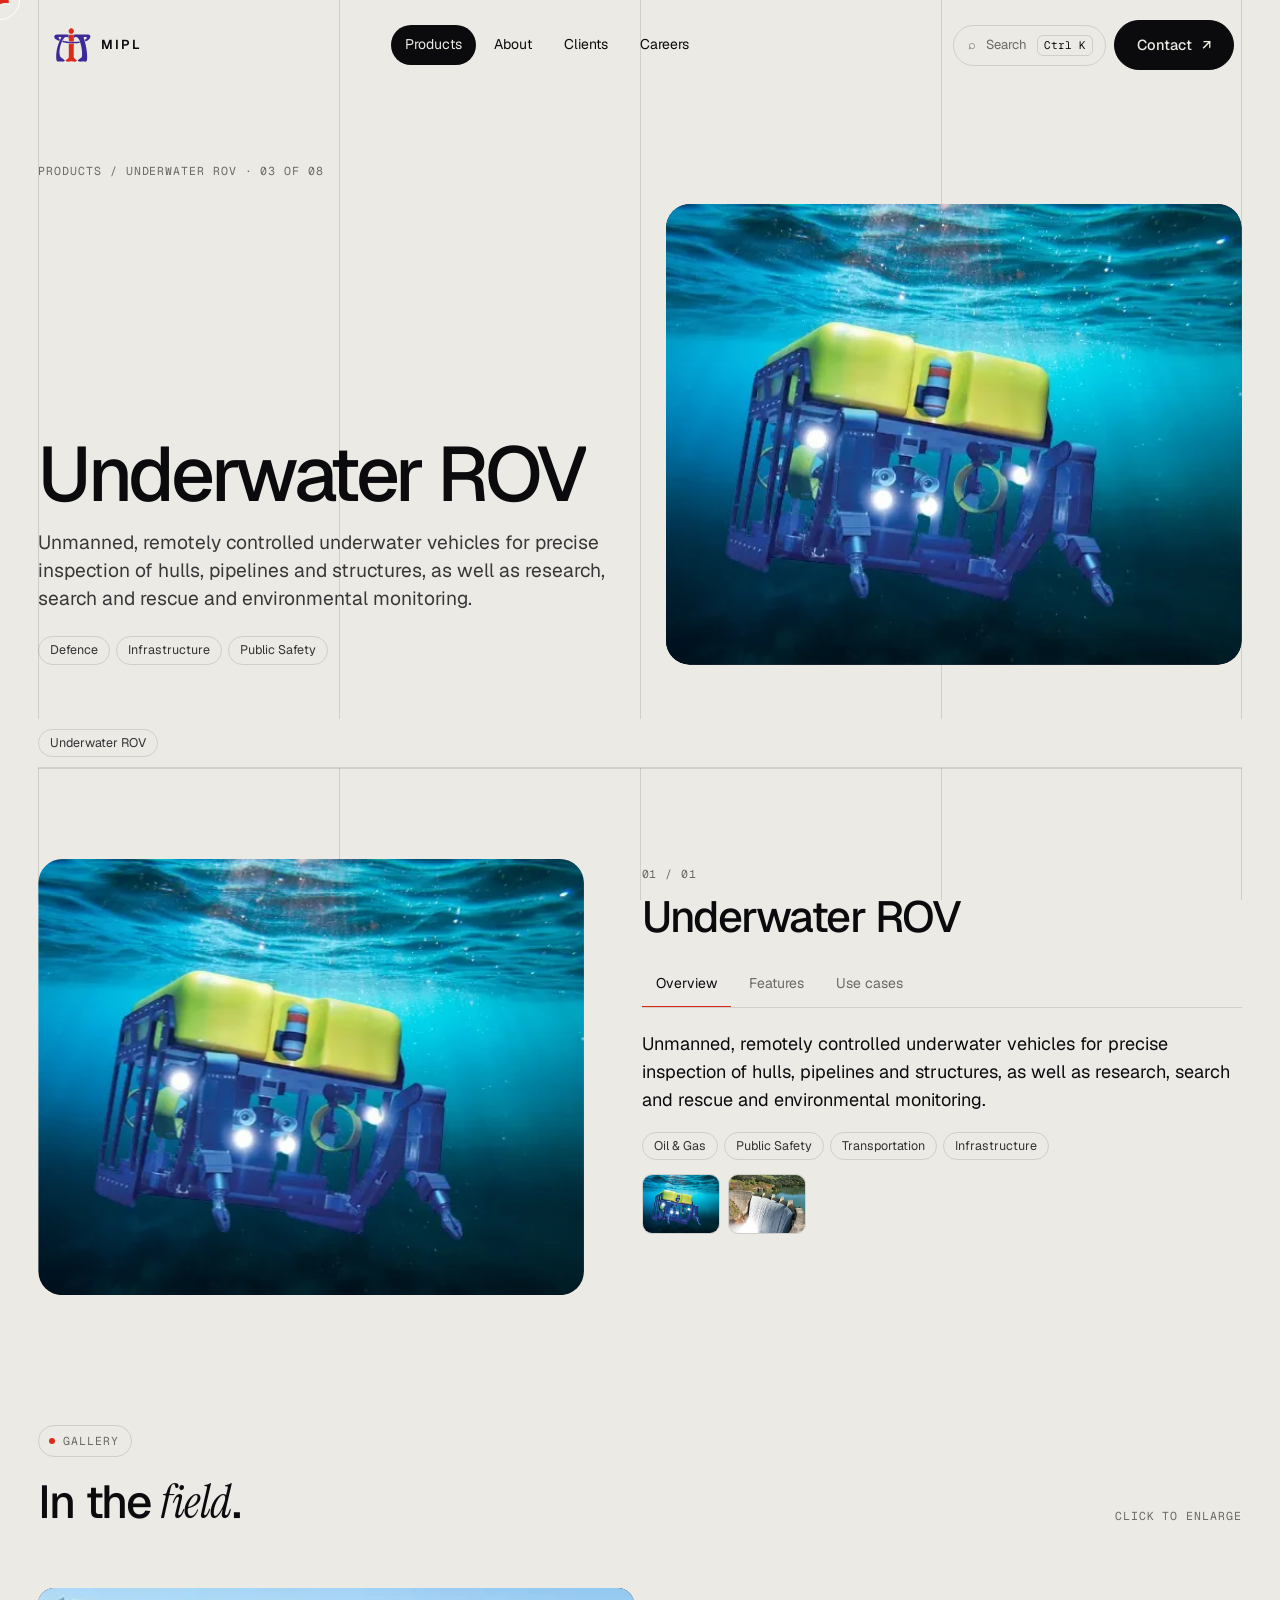
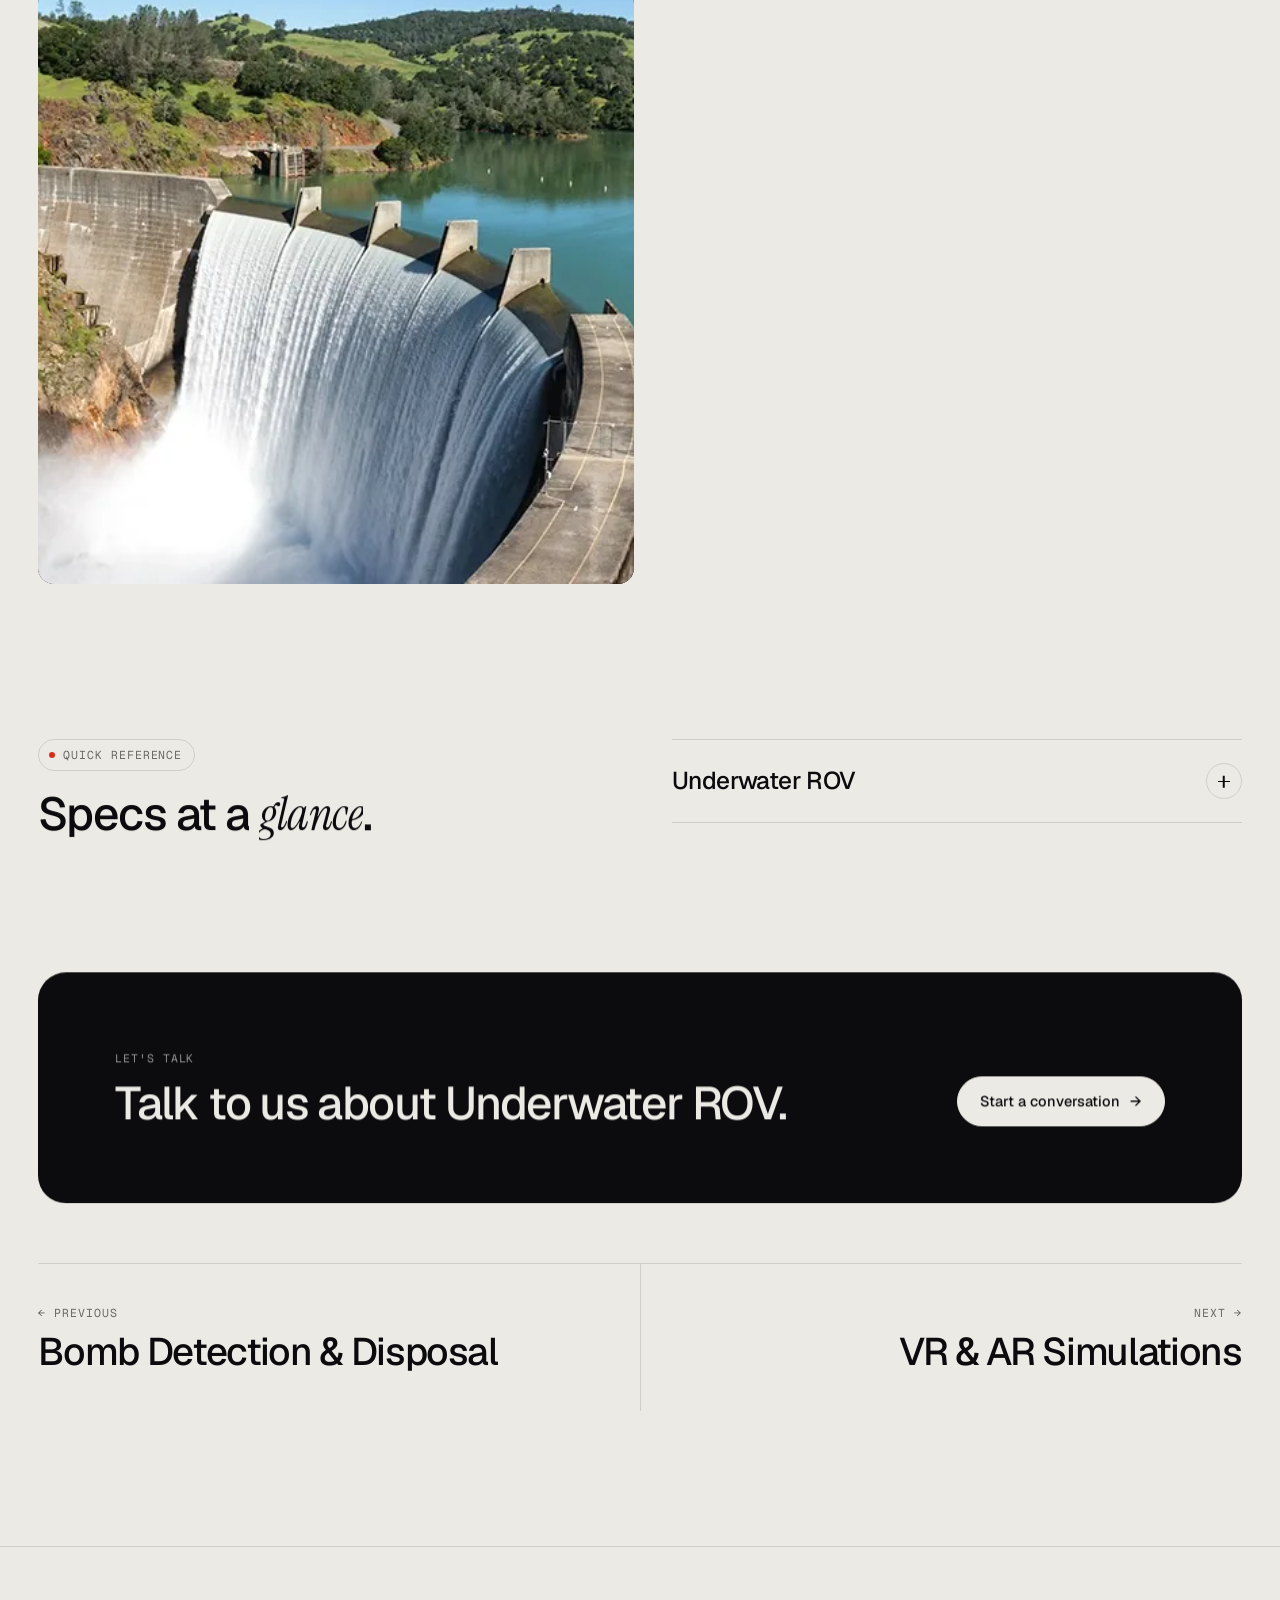
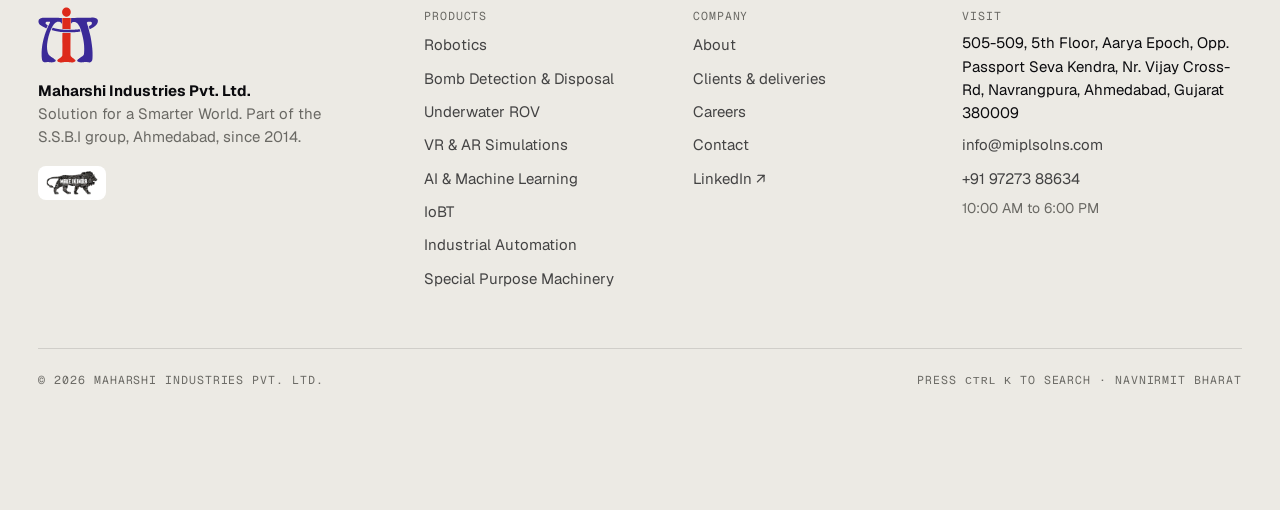
<file: products/underwater-rov.html>
<!doctype html>
<html lang="en" data-root="../" data-theme="light"><head>
<meta charset="utf-8"><meta name="viewport" content="width=device-width,initial-scale=1">
<title>Underwater ROV | Maharshi Industries (MIPL)</title><meta name="description" content="Unmanned, remotely controlled underwater vehicles for precise inspection of hulls, pipelines and structures, as well as research, search and rescue and env"><link rel="canonical" href="https://miplsolns.com/products/underwater-rov.html">
<meta name="theme-color" content="#ECEAE4">
<meta property="og:type" content="website"><meta property="og:site_name" content="Maharshi Industries Pvt. Ltd."><meta property="og:title" content="Underwater ROV | Maharshi Industries (MIPL)"><meta property="og:description" content="Unmanned, remotely controlled underwater vehicles for precise inspection of hulls, pipelines and structures, as well as research, search and rescue and env"><meta property="og:url" content="https://miplsolns.com/products/underwater-rov.html"><meta property="og:image" content="https://miplsolns.com/assets/og/og-default.jpg"><meta property="og:image:width" content="1200"><meta property="og:image:height" content="630">
<meta name="twitter:card" content="summary_large_image"><meta name="twitter:title" content="Underwater ROV | Maharshi Industries (MIPL)"><meta name="twitter:description" content="Unmanned, remotely controlled underwater vehicles for precise inspection of hulls, pipelines and structures, as well as research, search and rescue and env"><meta name="twitter:image" content="https://miplsolns.com/assets/og/og-default.jpg">
<link rel="icon" href="../favicon.ico" sizes="48x48"><link rel="icon" href="../favicon.svg" type="image/svg+xml"><link rel="apple-touch-icon" href="../apple-touch-icon.png"><link rel="manifest" href="../site.webmanifest">
<link rel="stylesheet" href="../assets/css/v2.css">
<script>(function(h){h.classList.add('js');try{if(sessionStorage.getItem('miplCurtain')==='1'){sessionStorage.removeItem('miplCurtain');if(!matchMedia('(prefers-reduced-motion: reduce)').matches)h.classList.add('arriving')}}catch(e){}setTimeout(function(){h.classList.remove('arriving')},2500)})(document.documentElement);</script>
<script type="application/ld+json">{"@context": "https://schema.org", "@type": "Organization", "name": "Maharshi Industries Pvt. Ltd.", "alternateName": "MIPL", "url": "https://miplsolns.com/", "logo": "https://miplsolns.com/assets/logo/mipl-logo.svg", "email": "info@miplsolns.com", "telephone": "+91 97273 88634", "foundingDate": "2014", "address": {"@type": "PostalAddress", "streetAddress": "505-509, 5th Floor, Aarya Epoch, Navrangpura", "addressLocality": "Ahmedabad", "addressRegion": "Gujarat", "postalCode": "380009", "addressCountry": "IN"}, "sameAs": ["https://www.linkedin.com/company/maharshi-industries-pvt-ltd/"]}</script></head>
<body>
<div id="prog" aria-hidden="true"></div><div class="grid-lines" aria-hidden="true"><i></i><i></i><i></i><i></i></div><a class="skip" href="#main">Skip to content</a>
<header class="nav"><a class="brand" href="../index.html" aria-label="Maharshi Industries, home"><svg class="mlogo" viewBox="54 1 398 369" xmlns="http://www.w3.org/2000/svg" aria-hidden="true" focusable="false"><g><path class="bp" d="M93.06 71.14c-1.49 0.06-2.69 0.18-3.56 0.36-0.73 0.15-2.01 0.33-2.88 0.39-2.08 0.15-3.05 0.3-3.86 0.61-0.36 0.15-1.23 0.35-1.91 0.45-0.68 0.1-1.61 0.33-2.08 0.5-0.46 0.18-1.33 0.43-1.93 0.55-0.6 0.14-1.33 0.36-1.62 0.51-0.29 0.15-0.99 0.4-1.54 0.55-1.11 0.31-2.36 0.8-3.12 1.21-0.28 0.14-0.73 0.38-1 0.5-0.28 0.12-0.73 0.36-1 0.5-0.28 0.15-0.79 0.41-1.15 0.6-1.43 0.73-4.23 2.95-5.41 4.3-1.29 1.48-2.7 3.56-2.94 4.35-0.05 0.16-0.29 0.7-0.53 1.21-0.24 0.51-0.53 1.36-0.61 1.88-0.1 0.53-0.3 1.36-0.44 1.85-0.56 1.99-0.56 7.03 0 9.16 0.14 0.51 0.34 1.5 0.45 2.19 0.11 0.68 0.34 1.55 0.5 1.94 0.16 0.38 0.39 1 0.5 1.38 0.46 1.68 2.36 5 4.42 7.75 1.54 2.05 5.29 5.51 7.95 7.31 0.35 0.24 0.89 0.61 1.2 0.84 1.36 0.98 3.59 2.43 5.3 3.48 0.49 0.3 1.1 0.69 1.38 0.88 0.28 0.19 0.75 0.46 1.05 0.61 0.3 0.16 0.78 0.45 1.05 0.65 0.28 0.2 0.56 0.36 0.65 0.36 0.09-0 0.38 0.15 0.64 0.34 0.26 0.19 0.91 0.58 1.43 0.86 0.51 0.29 1.64 0.91 2.5 1.39 0.86 0.48 1.76 0.99 2 1.12 0.24 0.15 0.64 0.33 0.89 0.4 0.25 0.09 0.55 0.25 0.68 0.39 0.11 0.12 0.53 0.35 0.91 0.51 0.39 0.15 0.85 0.38 1.03 0.5 0.18 0.11 0.65 0.38 1.06 0.58 0.41 0.2 0.98 0.49 1.25 0.64 0.28 0.15 0.75 0.39 1.06 0.53 0.31 0.14 0.76 0.36 1 0.5 0.24 0.14 0.69 0.36 1 0.5 0.31 0.14 0.76 0.36 1 0.5 0.59 0.31 4.86 2.36 7.62 3.66 1.83 0.86 2.83 1.14 3.38 0.94 0.38-0.12 0.43-0.2 1.29-1.91 0.1-0.21 0.73-1.56 1.4-3 1.28-2.76 2.19-4.71 2.56-5.44 0.12-0.24 0.35-0.74 0.5-1.11 0.14-0.38 0.36-0.83 0.49-1 0.11-0.18 0.33-0.6 0.45-0.94 0.12-0.35 0.59-1.33 1.03-2.18 0.81-1.61 0.95-2.21 0.68-2.94-0.15-0.4-1.44-1.39-4.26-3.26-0.73-0.48-1.65-1.16-2.06-1.51-0.41-0.36-1-0.81-1.31-1.01-1.34-0.85-3.44-2.7-4.19-3.7-0.33-0.41-0.84-1.35-1.15-2.08-0.69-1.6-0.84-2.71-0.75-5.26l0.06-1.66 0.54-1.09c0.41-0.8 0.79-1.31 1.49-2.02 1.18-1.18 2.1-1.69 4.56-2.5 1.64-0.54 2.08-0.62 3.5-0.74 3.25-0.25 7.99-0.29 11.45-0.09l3.33 0.19 1.49 0.59c1.65 0.65 2.16 0.98 2.62 1.69 0.43 0.64 0.5 1.33 0.25 2.08-0.11 0.34-0.29 0.94-0.39 1.35-0.11 0.4-0.3 0.89-0.44 1.07-0.12 0.19-0.36 0.66-0.51 1.07-0.15 0.4-0.38 0.88-0.49 1.05-0.12 0.18-0.4 0.68-0.61 1.12-0.21 0.45-0.48 0.95-0.58 1.12-0.1 0.18-0.53 1.04-0.95 1.94-0.43 0.89-0.86 1.76-0.99 1.94-0.11 0.18-0.31 0.59-0.44 0.94-0.14 0.34-0.35 0.83-0.5 1.06-0.14 0.24-0.36 0.69-0.5 1-0.12 0.31-0.34 0.71-0.45 0.89-0.12 0.18-0.34 0.6-0.48 0.94-0.12 0.34-0.58 1.29-0.99 2.11-0.4 0.83-1.01 2.06-1.34 2.75-0.33 0.69-0.81 1.7-1.07 2.25-1.11 2.35-3.93 8.53-4.74 10.44-0.19 0.45-0.61 1.38-0.94 2.06-0.31 0.69-0.73 1.61-0.89 2.06-0.18 0.45-0.44 1.04-0.6 1.31-0.16 0.28-0.36 0.78-0.44 1.12-0.09 0.34-0.28 0.83-0.43 1.06-0.36 0.58-1.03 2.08-1.48 3.28-0.19 0.53-0.49 1.23-0.65 1.56-0.16 0.33-0.38 0.83-0.46 1.1-0.09 0.28-0.31 0.81-0.5 1.19-0.19 0.38-0.44 0.98-0.54 1.33-0.1 0.35-0.33 0.91-0.5 1.25-0.18 0.34-0.38 0.86-0.46 1.18-0.09 0.31-0.26 0.79-0.41 1.06-0.31 0.6-1.11 2.62-1.58 4-0.2 0.55-0.49 1.28-0.66 1.62-0.18 0.34-0.41 0.96-0.53 1.36-0.12 0.4-0.29 0.85-0.39 1-0.09 0.15-0.26 0.6-0.38 1-0.12 0.41-0.38 1.11-0.58 1.55-0.2 0.44-0.45 1.11-0.56 1.5-0.11 0.4-0.34 0.98-0.5 1.29-0.15 0.31-0.38 0.9-0.48 1.31-0.11 0.41-0.36 1.11-0.56 1.56-0.2 0.44-0.4 1-0.45 1.24-0.05 0.24-0.25 0.83-0.44 1.31-0.19 0.48-0.51 1.38-0.73 2-0.21 0.61-0.5 1.49-0.65 1.94-0.15 0.45-0.44 1.24-0.64 1.75-0.2 0.51-0.45 1.3-0.56 1.75-0.11 0.45-0.33 1.1-0.49 1.44-0.15 0.35-0.35 0.94-0.44 1.31-0.09 0.38-0.29 1.01-0.46 1.41-0.16 0.4-0.41 1.21-0.55 1.8-0.14 0.6-0.39 1.35-0.55 1.66-0.15 0.31-0.35 0.9-0.44 1.31-0.08 0.41-0.31 1.16-0.51 1.66-0.19 0.49-0.41 1.28-0.49 1.75-0.08 0.46-0.3 1.2-0.5 1.65-0.2 0.45-0.43 1.2-0.51 1.69-0.08 0.48-0.3 1.24-0.49 1.69-0.2 0.45-0.41 1.23-0.49 1.74-0.09 0.51-0.31 1.3-0.51 1.76-0.2 0.45-0.43 1.2-0.5 1.66-0.06 0.45-0.29 1.24-0.49 1.74-0.2 0.5-0.44 1.39-0.51 1.96-0.09 0.64-0.26 1.3-0.46 1.68-0.2 0.4-0.4 1.15-0.54 2.01-0.12 0.79-0.34 1.61-0.5 1.91-0.15 0.31-0.36 1.15-0.51 2.05-0.14 0.89-0.35 1.7-0.48 1.91-0.25 0.41-0.45 1.28-0.59 2.51-0.04 0.41-0.21 1.05-0.38 1.41-0.29 0.66-0.46 1.43-0.61 2.84-0.05 0.41-0.21 1.06-0.38 1.44-0.31 0.75-0.5 1.61-0.62 2.88-0.05 0.44-0.24 1.29-0.44 1.88-0.21 0.65-0.43 1.64-0.5 2.45-0.09 0.8-0.3 1.8-0.51 2.45-0.24 0.71-0.4 1.6-0.5 2.56-0.09 0.94-0.28 1.89-0.5 2.61-0.24 0.74-0.43 1.74-0.55 2.88-0.1 0.96-0.26 2-0.38 2.3-0.34 0.94-0.54 2.11-0.62 3.62-0.04 0.79-0.16 1.71-0.25 2.06-0.49 1.76-0.59 2.29-0.75 4.25-0.1 1.16-0.3 2.55-0.44 3.06-0.29 1.05-0.62 3.86-0.62 5.16 0 0.46-0.14 1.48-0.3 2.25-0.39 1.81-0.55 3.19-0.65 5.59-0.04 1.06-0.21 2.73-0.38 3.69-0.36 2.24-0.53 4.11-0.68 8.06-0.06 1.75-0.2 3.8-0.3 4.54-0.46 3.38-0.7 10.95-0.7 22.59 0 12.24 0.21 18.4 0.74 21.75 0.12 0.86 0.28 2.46 0.31 3.56 0.1 2.56 0.28 4.15 0.58 5.29 0.14 0.5 0.34 1.75 0.45 2.79 0.12 1.2 0.31 2.24 0.5 2.84 0.18 0.53 0.4 1.53 0.5 2.24 0.1 0.71 0.31 1.61 0.48 2.01 0.16 0.39 0.39 1.14 0.51 1.65 0.11 0.51 0.35 1.18 0.5 1.46 0.16 0.29 0.39 0.83 0.5 1.19 0.21 0.66 0.44 1.04 1.88 3.26 0.89 1.39 2.91 3.44 4.06 4.14 2 1.2 2.73 1.56 3.44 1.7 0.41 0.09 1.2 0.33 1.75 0.54l1 0.39 3.88 0.05c4.34 0.05 6.88-0.09 9.64-0.53 5.44-0.89 16.7-0.83 20.55 0.1 0.81 0.2 2.02 0.36 3.2 0.44 1.05 0.08 2.53 0.28 3.35 0.45 2.05 0.45 4.05 0.59 8.51 0.59 4.21-0 5.81-0.12 7.31-0.59 0.51-0.16 1.49-0.36 2.15-0.43 0.68-0.08 1.65-0.28 2.19-0.45 0.54-0.18 1.5-0.4 2.15-0.51 0.64-0.1 1.4-0.28 1.69-0.38 0.28-0.11 1.03-0.35 1.64-0.54 0.62-0.19 1.35-0.46 1.62-0.6 0.28-0.15 0.8-0.35 1.15-0.45 0.79-0.24 2.18-0.99 2.81-1.51 0.25-0.21 0.68-0.54 0.95-0.73 0.65-0.44 2.04-2.16 2.53-3.14 0.66-1.36 0.74-3.43 0.15-4.35-0.15-0.24-0.41-0.7-0.59-1.03-0.4-0.75-1.91-2.34-3.81-4.01-1.51-1.33-1.71-1.49-3.69-2.8-0.69-0.45-1.6-1.12-2.02-1.49-0.43-0.35-0.96-0.75-1.19-0.86-0.23-0.11-1.01-0.64-1.75-1.16-0.74-0.53-1.75-1.24-2.24-1.58-0.5-0.35-1.1-0.79-1.35-0.98-0.25-0.19-0.95-0.69-1.58-1.1-1.49-0.99-3.8-2.6-4.29-2.99-0.41-0.33-0.89-0.66-2.71-1.89-0.61-0.41-1.36-0.94-1.65-1.15-0.29-0.23-0.79-0.59-1.12-0.81-0.33-0.23-0.8-0.55-1.04-0.71-0.24-0.16-1.14-0.79-2-1.38-0.86-0.58-1.81-1.26-2.12-1.5-0.31-0.25-0.85-0.64-1.2-0.86-2.14-1.41-6.41-4.93-8.22-6.76-1.98-2-3.99-4.83-4.96-6.94-0.14-0.31-0.41-0.81-0.61-1.12-0.19-0.31-0.43-0.81-0.5-1.12-0.09-0.31-0.29-0.79-0.44-1.06-0.16-0.28-0.39-0.84-0.5-1.25-0.12-0.41-0.35-1-0.5-1.31-0.16-0.31-0.35-0.83-0.44-1.12-0.09-0.31-0.34-1.04-0.56-1.62-0.23-0.59-0.45-1.31-0.5-1.62-0.05-0.31-0.26-0.98-0.46-1.49-0.2-0.51-0.45-1.38-0.55-1.94-0.11-0.56-0.3-1.25-0.43-1.54-0.12-0.3-0.33-1.14-0.44-1.86-0.12-0.74-0.38-1.8-0.58-2.36-0.23-0.68-0.4-1.53-0.49-2.44-0.09-0.76-0.29-1.85-0.45-2.41-0.23-0.75-0.36-1.68-0.49-3.39-0.11-1.29-0.33-3.03-0.5-3.84-0.41-1.99-0.53-3.34-0.71-8.86-0.31-9.09-0.05-23.24 0.5-26.5 0.4-2.38 0.51-3.34 0.65-5.56 0.09-1.34 0.28-2.8 0.5-3.94 0.2-1 0.39-2.38 0.44-3.06 0.09-1.48 0.28-2.69 0.53-3.38 0.19-0.55 0.34-1.49 0.54-3.5 0.08-0.76 0.28-1.94 0.44-2.62 0.18-0.69 0.36-1.81 0.45-2.5 0.08-0.69 0.3-1.88 0.49-2.62 0.2-0.76 0.43-1.85 0.5-2.44 0.21-1.73 0.34-2.44 0.56-2.95 0.11-0.26 0.31-1.19 0.44-2.05 0.14-0.86 0.35-1.9 0.49-2.31 0.12-0.41 0.35-1.45 0.5-2.31 0.15-0.86 0.41-2.01 0.59-2.56 0.18-0.55 0.4-1.54 0.5-2.2 0.1-0.66 0.29-1.45 0.41-1.75 0.14-0.3 0.36-1.2 0.5-2 0.14-0.79 0.39-1.8 0.56-2.25 0.16-0.44 0.41-1.35 0.55-2.01 0.15-0.66 0.34-1.36 0.44-1.56 0.1-0.19 0.31-0.9 0.46-1.58 0.15-0.69 0.44-1.66 0.62-2.19 0.19-0.54 0.41-1.3 0.49-1.71 0.09-0.41 0.29-1.06 0.45-1.44 0.16-0.38 0.38-1.09 0.49-1.58 0.1-0.49 0.35-1.29 0.56-1.78 0.2-0.49 0.44-1.25 0.53-1.68 0.09-0.44 0.25-0.99 0.38-1.23 0.11-0.25 0.35-0.93 0.53-1.5 0.16-0.59 0.45-1.4 0.61-1.81 0.18-0.41 0.39-1.06 0.48-1.44 0.09-0.38 0.3-0.98 0.46-1.34 0.16-0.35 0.41-1.05 0.55-1.54 0.14-0.5 0.36-1.14 0.51-1.41 0.14-0.29 0.41-1 0.61-1.59 0.56-1.7 1.2-3.44 1.46-3.96 0.14-0.26 0.35-0.81 0.46-1.23 0.12-0.41 0.35-1.01 0.51-1.33 0.15-0.31 0.4-0.94 0.55-1.38 0.15-0.44 0.34-0.91 0.43-1.05 0.09-0.14 0.29-0.64 0.44-1.1 0.16-0.46 0.41-1.09 0.58-1.38 0.16-0.29 0.36-0.78 0.44-1.09 0.09-0.3 0.29-0.83 0.45-1.15 0.16-0.33 0.44-0.95 0.6-1.4 0.18-0.44 0.4-0.94 0.5-1.1 0.11-0.16 0.3-0.61 0.44-0.99 0.12-0.39 0.41-1.03 0.61-1.44 0.21-0.4 0.48-0.99 0.59-1.3 0.11-0.3 0.29-0.69 0.39-0.85 0.11-0.18 0.33-0.68 0.49-1.14 0.15-0.45 0.43-1.05 0.61-1.31 0.18-0.26 0.33-0.59 0.33-0.71 0-0.11 0.21-0.62 0.49-1.14 0.26-0.5 0.53-1.09 0.56-1.3 0.05-0.21 0.23-0.58 0.4-0.81 0.16-0.23 0.41-0.73 0.55-1.1 0.15-0.38 0.38-0.84 0.51-1.03 0.14-0.2 0.36-0.68 0.49-1.06 0.14-0.4 0.33-0.81 0.43-0.91 0.1-0.11 0.36-0.6 0.6-1.07 0.24-0.49 0.53-1.05 0.62-1.25 0.11-0.21 0.56-1.09 1-1.96 0.71-1.44 1.1-2.19 2.3-4.44 0.21-0.4 0.55-1.01 0.76-1.35 0.21-0.35 0.7-1.16 1.09-1.81 1.96-3.29 3.23-5.18 5.64-8.44 3.33-4.5 8.69-9.93 11.89-12.03 0.54-0.36 1.2-0.83 1.46-1.03 0.56-0.45 3.71-2.16 4.6-2.51 0.34-0.14 0.89-0.38 1.21-0.54 0.33-0.16 0.86-0.36 1.2-0.45 0.34-0.09 0.83-0.26 1.1-0.4 0.28-0.14 1.26-0.41 2.2-0.62 0.94-0.2 2.14-0.49 2.65-0.62 0.85-0.24 1.29-0.26 4.81-0.28l3.88-0.01 0.94 0.33c0.53 0.18 1.54 0.44 2.25 0.58 0.73 0.14 1.62 0.39 2 0.56 0.38 0.18 0.94 0.38 1.23 0.46 2.18 0.58 6.55 3.84 8.46 6.31 0.41 0.54 0.99 1.25 1.28 1.6 0.29 0.35 0.76 1.11 1.05 1.7 0.29 0.59 0.66 1.25 0.81 1.48 0.16 0.21 0.4 0.66 0.53 1 0.12 0.34 0.31 0.61 0.43 0.64 0.55 0.1 0.54 0.53 0.49-19.85-0.05-22.11 0.11-19.69-1.34-19.88-0.48-0.06-6.15-0.11-12.61-0.12-12.62-0-20.86-0.12-42.06-0.62-2.58-0.06-11.01-0.18-18.75-0.25-11.93-0.12-14.98-0.19-20.06-0.45-8.35-0.44-19.09-0.62-24-0.41Z"/><path class="bp" d="M402 71.14c-6.68 0.08-9.41 0.18-14.25 0.5-1.76 0.11-10.08 0.26-28.56 0.49-6.05 0.08-13.48 0.19-16.5 0.26-12.99 0.29-23.65 0.4-45.88 0.48-25.59 0.09-24.15 0.04-24.43 0.75-0.06 0.18-0.16 1.5-0.2 2.95-0.06 2.16-0.29 24.39-0.31 30.25-0.01 1.81 0.15 3.64 0.35 3.84 0.21 0.21 0.58-0.01 0.96-0.62 1.05-1.66 1.49-2.4 1.78-2.96 1-1.96 4.12-5.05 6.14-6.04 0.39-0.2 0.94-0.48 1.21-0.62 0.46-0.24 1.58-0.62 3.12-1.1 0.44-0.14 1.44-0.21 3.38-0.26 3.38-0.08 5.95 0.09 7 0.46 0.41 0.15 1.34 0.36 2.06 0.49 0.75 0.14 1.59 0.36 1.94 0.54 0.35 0.18 1.05 0.44 1.56 0.59 1 0.3 3.78 1.64 4.81 2.31 0.35 0.23 0.89 0.58 1.21 0.78 1.14 0.71 2.06 1.43 3.79 2.95 2.78 2.45 4.9 4.94 9.33 10.91 0.62 0.84 1.75 2.54 2.76 4.16 0.45 0.74 0.95 1.5 1.1 1.69 0.16 0.2 0.46 0.7 0.69 1.12 0.21 0.43 0.61 1.14 0.88 1.59 0.66 1.11 1.41 2.54 2.25 4.25 1.29 2.61 1.66 3.44 1.81 3.94 0.09 0.28 0.31 0.75 0.5 1.06 0.19 0.31 0.41 0.88 0.5 1.25 0.09 0.38 0.31 1 0.51 1.38 0.19 0.38 0.41 0.96 0.49 1.31 0.08 0.34 0.28 0.85 0.44 1.12 0.16 0.29 0.41 0.98 0.55 1.55 0.14 0.56 0.38 1.2 0.51 1.39 0.15 0.2 0.35 0.78 0.45 1.28 0.1 0.5 0.35 1.25 0.55 1.66 0.2 0.41 0.41 1.07 0.49 1.46 0.08 0.39 0.28 1 0.45 1.34 0.18 0.35 0.4 1.01 0.5 1.48 0.11 0.48 0.36 1.21 0.56 1.66 0.2 0.45 0.43 1.18 0.5 1.61 0.08 0.45 0.28 1.07 0.45 1.4 0.16 0.33 0.4 1.1 0.54 1.71 0.14 0.62 0.36 1.35 0.5 1.62 0.14 0.28 0.35 0.91 0.46 1.41 0.11 0.51 0.34 1.24 0.5 1.62 0.16 0.39 0.4 1.21 0.54 1.81 0.14 0.61 0.36 1.38 0.5 1.71 0.14 0.33 0.35 1.05 0.46 1.62 0.11 0.56 0.34 1.34 0.5 1.71 0.16 0.38 0.41 1.24 0.55 1.91 0.14 0.68 0.36 1.49 0.51 1.81 0.14 0.33 0.34 1.06 0.44 1.64 0.11 0.59 0.33 1.38 0.49 1.75 0.15 0.39 0.4 1.26 0.54 1.95 0.14 0.69 0.38 1.5 0.51 1.81 0.14 0.31 0.34 1.1 0.45 1.75 0.11 0.65 0.34 1.53 0.51 1.94 0.16 0.41 0.39 1.29 0.5 1.94 0.1 0.65 0.33 1.53 0.5 1.94 0.18 0.41 0.4 1.34 0.5 2.06 0.11 0.73 0.31 1.59 0.45 1.94 0.38 0.94 0.46 1.28 0.6 2.38 0.08 0.56 0.29 1.49 0.49 2.06 0.2 0.59 0.43 1.59 0.5 2.21 0.09 0.65 0.3 1.59 0.51 2.15 0.21 0.6 0.41 1.46 0.5 2.21 0.15 1.34 0.3 2.05 0.58 2.58 0.09 0.18 0.26 1.05 0.36 1.94 0.11 0.88 0.34 2.02 0.5 2.54 0.3 0.91 0.4 1.51 0.69 3.75 0.08 0.59 0.26 1.49 0.43 2 0.16 0.51 0.34 1.41 0.39 2 0.12 1.62 0.29 2.5 0.61 3.53 0.21 0.65 0.35 1.46 0.45 2.74 0.08 1.1 0.28 2.38 0.49 3.3 0.24 0.98 0.41 2.19 0.51 3.44 0.08 1.06 0.25 2.36 0.38 2.88 0.41 1.7 0.5 2.29 0.69 4.94 0.1 1.44 0.3 3.16 0.44 3.81 0.16 0.78 0.34 2.56 0.5 5.1 0.14 2.15 0.34 4.38 0.45 4.94 0.34 1.85 0.41 2.73 0.55 7.09 0.24 7.35 0.38 10.5 0.53 12.38 0.2 2.44 0.2 12.88 0 16.06-0.08 1.38-0.24 4.78-0.34 7.56-0.31 7.98-0.38 9.08-0.66 10.19-0.14 0.55-0.31 1.59-0.39 2.31-0.31 3.05-0.39 3.6-0.58 4.12-0.11 0.31-0.31 1.03-0.44 1.59-0.56 2.38-2.35 5.75-4.21 7.94-0.68 0.8-2.3 2.24-3.6 3.2-1.69 1.25-1.89 1.39-2.44 1.71-0.31 0.18-0.9 0.58-1.31 0.88-0.41 0.31-1 0.7-1.31 0.89-0.94 0.56-3.3 2.09-4.56 2.95-0.48 0.34-1.1 0.75-1.38 0.94-0.28 0.19-0.96 0.65-1.54 1.03-0.56 0.39-1.3 0.86-1.62 1.07-0.33 0.2-1 0.69-1.51 1.06-0.5 0.38-1.18 0.86-1.49 1.06-0.33 0.21-0.93 0.61-1.34 0.91-0.41 0.29-1 0.71-1.31 0.94-0.31 0.21-0.98 0.71-1.49 1.09-0.5 0.38-1.06 0.8-1.25 0.93-2.21 1.62-3.34 2.49-4 3.06-0.44 0.39-1.15 0.98-1.58 1.33-1.76 1.41-3.28 2.81-4.88 4.48-1.41 1.49-1.79 1.98-2.4 3.09l-0.73 1.31 0 1.25c0 1.24 0.01 1.26 0.54 2.2 1.18 2.12 4.46 4.59 7.46 5.61 0.55 0.19 1.29 0.45 1.62 0.6 1.53 0.62 3.2 1.16 4.12 1.34 0.55 0.1 1.34 0.31 1.75 0.49 0.41 0.18 1.26 0.38 1.88 0.45 0.62 0.08 1.55 0.28 2.06 0.44 1.46 0.48 2.51 0.58 6.62 0.56 4.44-0 6.3-0.12 8.34-0.56 1.07-0.24 2.11-0.35 3.85-0.44 2.55-0.12 3.54-0.24 5.5-0.62 0.76-0.15 2.51-0.33 4.46-0.44 2.41-0.14 3.55-0.25 4.56-0.49 2.45-0.55 6.85-0.53 8.66 0.05 0.56 0.18 1.7 0.33 3.62 0.49 1.86 0.16 3.09 0.33 3.62 0.49 1.19 0.36 1.3 0.39 3.15 0.53 0.94 0.06 2.06 0.24 2.5 0.36 1.74 0.53 2.2 0.58 5.73 0.58l3.44-0 0.99-0.35c0.55-0.19 1.39-0.44 1.86-0.54 0.48-0.1 1.24-0.34 1.69-0.54 0.46-0.2 0.99-0.4 1.18-0.45 0.73-0.19 3.61-2.23 4.62-3.28 0.95-0.99 2.61-3.18 2.91-3.86 0.16-0.35 0.43-0.84 0.6-1.1 0.18-0.25 0.36-0.64 0.4-0.86 0.05-0.23 0.25-0.74 0.44-1.15 0.2-0.41 0.5-1.38 0.68-2.12 0.16-0.76 0.39-1.58 0.49-1.81 0.2-0.49 0.41-1.71 0.53-3.12 0.05-0.51 0.19-1.36 0.31-1.88 0.38-1.48 0.5-2.8 0.62-6.48 0.06-1.88 0.14-3.45 0.18-3.5 0.04-0.06 0.16-1.28 0.29-2.73 0.2-2.34 0.23-4.1 0.23-16.55-0.01-13.46-0.03-14.04-0.29-16.88-0.18-1.81-0.33-4.65-0.4-7.39-0.14-5.18-0.28-7.16-0.62-8.99-0.18-0.94-0.29-2.27-0.38-4.7-0.12-3.53-0.2-4.33-0.62-6.3-0.18-0.79-0.3-2.08-0.38-3.81-0.14-2.84-0.24-3.74-0.62-5.34-0.18-0.73-0.29-1.8-0.38-3.58-0.08-1.39-0.21-2.94-0.33-3.44-0.1-0.5-0.3-1.41-0.44-2.02-0.12-0.62-0.24-1.6-0.24-2.19-0.01-1.68-0.21-3.34-0.56-4.62-0.24-0.88-0.35-1.71-0.44-3.19-0.14-2.36-0.18-2.65-0.58-4.12-0.21-0.79-0.34-1.76-0.44-3.25-0.11-1.7-0.23-2.46-0.56-3.78-0.25-0.98-0.43-1.96-0.43-2.4 0-1.3-0.25-3.19-0.56-4.34-0.2-0.71-0.36-1.74-0.45-2.86-0.08-1.07-0.25-2.24-0.45-3-0.43-1.68-0.5-2.1-0.65-4-0.08-0.94-0.24-1.98-0.38-2.44-0.25-0.78-0.35-1.4-0.64-3.95-0.06-0.62-0.26-1.59-0.43-2.15-0.18-0.56-0.35-1.43-0.39-1.93-0.11-1.23-0.4-2.84-0.64-3.5-0.1-0.3-0.28-1.26-0.38-2.15-0.11-0.99-0.31-2.06-0.54-2.75-0.2-0.62-0.43-1.65-0.5-2.27-0.08-0.62-0.28-1.6-0.45-2.18-0.18-0.59-0.4-1.64-0.51-2.35-0.1-0.71-0.35-1.73-0.54-2.25-0.2-0.54-0.43-1.38-0.5-1.88-0.08-0.5-0.3-1.39-0.51-2-0.2-0.6-0.43-1.51-0.49-2.02-0.08-0.51-0.29-1.39-0.5-1.94-0.2-0.55-0.43-1.4-0.5-1.88-0.08-0.49-0.3-1.36-0.5-1.95-0.2-0.59-0.4-1.38-0.45-1.75-0.11-0.91-0.28-1.53-0.62-2.43-0.16-0.41-0.36-1.2-0.45-1.75-0.08-0.55-0.3-1.43-0.5-1.95-0.19-0.51-0.4-1.39-0.49-1.93-0.09-0.55-0.29-1.38-0.46-1.84-0.16-0.48-0.41-1.46-0.55-2.2-0.14-0.74-0.36-1.59-0.5-1.9-0.14-0.3-0.31-0.95-0.38-1.44-0.08-0.48-0.33-1.5-0.56-2.25-0.23-0.76-0.49-1.78-0.56-2.25-0.08-0.49-0.3-1.3-0.5-1.83-0.19-0.53-0.41-1.43-0.5-2-0.08-0.58-0.3-1.45-0.5-1.93-0.19-0.49-0.41-1.35-0.49-1.93-0.08-0.58-0.3-1.45-0.5-1.95-0.2-0.5-0.43-1.35-0.5-1.9-0.15-1.12-0.24-1.49-0.6-2.29-0.14-0.31-0.31-1.07-0.4-1.69-0.09-0.62-0.3-1.46-0.46-1.88-0.18-0.41-0.43-1.36-0.55-2.1-0.14-0.75-0.36-1.59-0.5-1.85-0.12-0.26-0.35-1.01-0.48-1.65-0.14-0.65-0.36-1.41-0.51-1.71-0.15-0.29-0.35-0.93-0.45-1.4-0.1-0.48-0.35-1.2-0.55-1.59-0.19-0.4-0.43-1.07-0.5-1.51-0.08-0.44-0.3-1.11-0.49-1.49-0.2-0.39-0.45-1.11-0.56-1.62-0.11-0.51-0.31-1.1-0.44-1.31-0.14-0.21-0.36-0.86-0.51-1.44-0.15-0.58-0.38-1.26-0.51-1.53-0.12-0.26-0.33-0.86-0.44-1.33-0.1-0.46-0.35-1.18-0.55-1.6-0.2-0.41-0.43-1.11-0.5-1.55-0.08-0.45-0.28-1.07-0.45-1.41-0.16-0.33-0.41-1.06-0.54-1.62-0.14-0.58-0.4-1.38-0.58-1.78-0.25-0.56-0.34-1.03-0.4-1.94-0.1-1.62 0.08-2.36 0.85-3.61 0.73-1.19 2.11-2.41 3.15-2.78 0.36-0.11 0.85-0.34 1.1-0.49 0.26-0.15 1.05-0.38 1.85-0.51 0.79-0.15 1.95-0.4 2.61-0.58 2.33-0.6 11.48-0.55 13.4 0.08 0.45 0.15 1.46 0.35 2.25 0.45 0.99 0.14 1.74 0.31 2.44 0.6 0.55 0.23 1.24 0.48 1.53 0.56 0.29 0.08 0.69 0.28 0.88 0.43 0.19 0.15 0.58 0.44 0.85 0.62 1.05 0.7 1.8 1.83 2.2 3.28 0.24 0.88 0.26 1.19 0.19 2.5-0.11 2.24-0.46 3.96-1.07 5.34-1 2.25-1.99 3.84-3.11 5.04-0.4 0.41-0.88 0.96-1.06 1.23-0.61 0.8-3.61 3.26-5.7 4.66-1.65 1.11-5.74 3.35-7.12 3.91-0.38 0.15-1 0.49-1.38 0.74-0.65 0.44-0.69 0.49-0.73 1.05-0.03 0.38 0.08 0.91 0.28 1.51 0.18 0.51 0.4 1.3 0.5 1.75 0.11 0.46 0.34 1.16 0.5 1.55 0.16 0.4 0.4 1.18 0.51 1.73 0.12 0.55 0.35 1.31 0.51 1.7 0.16 0.39 0.4 1.23 0.54 1.84 0.14 0.62 0.36 1.36 0.51 1.65 0.15 0.29 0.35 1.01 0.45 1.6 0.11 0.6 0.35 1.45 0.55 1.9 0.19 0.45 0.41 1.2 0.5 1.66 0.29 1.6 0.91 2.09 2.02 1.59 2.04-0.9 3.45-1.58 3.76-1.79 0.19-0.12 0.68-0.36 1.09-0.53 0.4-0.16 0.93-0.43 1.15-0.6 0.23-0.16 0.62-0.38 0.89-0.46 0.26-0.08 0.62-0.29 0.83-0.45 0.2-0.16 0.61-0.39 0.9-0.5 0.3-0.1 0.69-0.28 0.86-0.39 0.28-0.19 2.66-1.51 4.61-2.56 0.38-0.2 0.85-0.5 1.05-0.68 0.19-0.16 0.43-0.3 0.51-0.3 0.09-0 0.91-0.46 1.84-1.01 0.93-0.56 1.76-1.05 1.86-1.09 0.1-0.04 0.54-0.3 0.96-0.58 0.43-0.29 1.1-0.71 1.5-0.96 1.43-0.89 6.24-4.1 6.75-4.51 0.29-0.23 0.99-0.76 1.56-1.19 3.86-2.9 8.74-7.61 12.74-12.29 1.41-1.65 3.59-4.69 4.09-5.69 0.18-0.34 0.44-0.8 0.59-1 0.16-0.21 0.43-0.66 0.59-1 0.18-0.35 0.43-0.85 0.58-1.12 0.5-0.95 1.26-2.66 1.35-3.01 0.05-0.2 0.19-0.58 0.33-0.84 0.12-0.25 0.38-1 0.55-1.65 0.18-0.65 0.43-1.43 0.55-1.73 0.14-0.3 0.34-1.19 0.45-1.98 0.1-0.79 0.31-2.1 0.45-2.93 0.39-2.31 0.45-5.69 0.12-7.06-0.14-0.59-0.34-1.59-0.45-2.23-0.28-1.62-1.48-3.96-2.88-5.68-1.28-1.55-4.19-3.96-5.68-4.71-0.41-0.21-0.79-0.44-0.83-0.5-0.05-0.06-0.38-0.21-0.74-0.34-0.35-0.11-0.98-0.38-1.36-0.56-0.39-0.2-1.09-0.5-1.55-0.68-0.46-0.18-0.91-0.38-0.99-0.44-0.09-0.08-0.61-0.24-1.19-0.39-0.58-0.14-1.33-0.4-1.66-0.58-0.36-0.18-1.12-0.39-1.75-0.5-0.61-0.09-1.33-0.28-1.58-0.41-0.55-0.28-1.55-0.46-3.08-0.56-0.61-0.05-1.71-0.23-2.44-0.4-2.25-0.54-5.06-0.59-20.38-0.4Z"/><path class="bar" d="M151.12 138.14c-0.64 0.2-0.75 0.34-1.55 1.95-0.4 0.81-0.81 1.61-0.9 1.79-0.1 0.18-0.58 1.12-1.07 2.12-0.49 1-0.99 1.96-1.11 2.14-0.12 0.18-0.34 0.62-0.49 0.99-0.14 0.36-0.36 0.8-0.5 0.96-0.14 0.18-0.35 0.6-0.49 0.96-0.14 0.36-0.39 0.86-0.55 1.11-0.44 0.65-0.88 2.15-0.73 2.45 0.15 0.26 0.28 0.33 1.39 0.64 0.45 0.12 1.15 0.34 1.56 0.48 0.41 0.14 1.09 0.31 1.5 0.39 0.41 0.08 1.09 0.28 1.51 0.45 0.41 0.16 1.3 0.39 1.95 0.5 0.66 0.1 1.5 0.33 1.88 0.5 0.36 0.16 1.09 0.36 1.6 0.44 0.51 0.09 1.28 0.28 1.69 0.44 1.14 0.43 1.14 0.43 2.43 0.62 0.68 0.1 1.58 0.31 2.02 0.49 0.44 0.16 1.23 0.36 1.74 0.44 0.51 0.09 1.35 0.29 1.84 0.46 0.95 0.31 2.79 0.68 3.46 0.68 0.21-0 0.86 0.18 1.44 0.38 0.59 0.21 1.54 0.44 2.12 0.5 0.59 0.08 1.55 0.3 2.14 0.51 0.7 0.24 1.51 0.41 2.38 0.5 0.73 0.06 1.88 0.29 2.56 0.49 0.69 0.2 1.95 0.45 2.81 0.55 0.86 0.1 1.85 0.29 2.19 0.43 0.73 0.29 1.83 0.48 3.69 0.65 0.73 0.06 1.68 0.23 2.12 0.35 1.19 0.36 1.33 0.39 3.01 0.53 0.85 0.08 2.06 0.28 2.68 0.44 1.29 0.35 2.51 0.51 4.56 0.62 0.79 0.05 2.04 0.21 2.76 0.38 1.46 0.34 2.9 0.51 5.24 0.62 0.99 0.05 2.05 0.19 2.88 0.39 1.34 0.33 2.14 0.39 8.31 0.68 1.49 0.06 3.25 0.23 4.05 0.36 3.12 0.55 15.01 0.7 41.76 0.51 17.28-0.11 21.09-0.2 23.88-0.58 1.39-0.18 3.35-0.28 10.38-0.55 2.58-0.09 3.68-0.19 4.94-0.43 1.11-0.2 2.34-0.33 3.88-0.39 3.3-0.12 4.76-0.26 6.21-0.61 0.95-0.23 1.95-0.34 3.88-0.44 2.15-0.12 2.84-0.2 4-0.5 0.78-0.2 2.06-0.43 2.85-0.51 0.79-0.08 2.02-0.28 2.75-0.45 0.73-0.18 2.11-0.4 3.08-0.49 1.93-0.19 2.55-0.38 2.86-0.86 0.3-0.46 0.26-1.31-0.1-2.02-0.18-0.34-0.38-0.85-0.45-1.15-0.08-0.29-0.2-0.76-0.28-1.06-0.08-0.29-0.25-0.68-0.39-0.86-0.12-0.19-0.33-0.75-0.43-1.24-0.1-0.49-0.34-1.18-0.51-1.54-0.18-0.35-0.4-1-0.5-1.45-0.09-0.45-0.33-1.12-0.53-1.5-0.19-0.38-0.43-1.05-0.5-1.49-0.09-0.45-0.41-1.3-0.71-1.91-0.65-1.3-0.69-1.31-2.4-1.11-0.66 0.09-1.64 0.2-2.15 0.26-0.51 0.06-1.29 0.23-1.73 0.36-0.43 0.14-1.39 0.31-2.12 0.39-1.89 0.19-2.8 0.34-4.09 0.69-0.86 0.24-1.69 0.33-3.58 0.43-1.61 0.09-3.21 0.25-4.62 0.5-1.75 0.29-2.85 0.39-5.61 0.5-3.51 0.15-4.12 0.2-7.81 0.64-3.11 0.38-20.38 0.54-47 0.46-21.85-0.08-22.55-0.09-26.69-0.65-1.28-0.18-3.78-0.39-5.56-0.49-2.34-0.14-3.69-0.28-4.81-0.5-1.11-0.21-2.35-0.34-4.31-0.44-2.27-0.11-2.96-0.19-4-0.46-0.86-0.23-2.06-0.4-3.88-0.55-1.69-0.15-2.91-0.31-3.44-0.48-1.14-0.35-1.31-0.38-3.69-0.53-1.38-0.09-2.45-0.23-3.06-0.4-1.59-0.44-1.76-0.46-3.44-0.66-0.89-0.1-2.05-0.33-2.56-0.49-0.55-0.18-1.59-0.36-2.5-0.45-1.03-0.1-1.95-0.26-2.69-0.5-0.61-0.2-1.76-0.45-2.54-0.56-0.78-0.11-1.78-0.34-2.2-0.5-0.44-0.16-1.36-0.36-2.09-0.44-0.75-0.09-1.71-0.29-2.31-0.5-0.58-0.2-1.48-0.43-2.01-0.5-0.54-0.09-1.36-0.31-1.85-0.5-0.48-0.19-1.38-0.41-2-0.49-0.64-0.09-1.46-0.3-1.94-0.5-0.45-0.19-1.2-0.43-1.69-0.51-0.48-0.09-1.29-0.31-1.79-0.51-0.51-0.2-1.33-0.43-1.81-0.5-0.5-0.08-1.26-0.3-1.7-0.5-0.89-0.41-1.86-0.54-2.51-0.35Z"/></g><g><g class="stem"><path d="M214.91 73.17c-0.21 0.1-0.45 0.29-0.53 0.44-0.15 0.26-0.03 12.81 0.24 24.7 0.08 3.16 0.19 15 0.25 26.31 0.06 11.31 0.15 20.69 0.19 20.84 0.12 0.53 0.45 0.59 3.88 0.62 3.11 0.05 8.76 0.3 12.06 0.54 3.09 0.23 30.86 0.62 36.27 0.53 1.6-0.03 1.89-0.58 1.54-2.98-0.2-1.41-0.21-2.15-0.08-10.12 0.08-4.74 0.2-12.05 0.26-16.24 0.24-14.61 0.39-21.91 0.58-27.38 0.1-3.03 0.24-7.9 0.3-10.85 0.14-6.04 0.12-6.18-0.62-6.43-0.71-0.23-53.8-0.21-54.34 0.01Z"/><path d="M215.2 172.2c-0.11 0.1-0.2 0.26-0.2 0.34 0 0.09-0.01 32.77-0.03 72.65-0.04 66.54-0.05 72.55-0.24 73.12-0.11 0.34-0.38 1.24-0.59 2-1.05 3.85-3.26 6.85-8.24 11.21-1.2 1.05-2.5 2.14-2.9 2.41-0.39 0.28-1.14 0.83-1.65 1.23-1.33 1.03-3.01 2.24-5.11 3.65-2.48 1.68-2.96 2.01-3.69 2.56-0.41 0.31-0.98 0.71-1.25 0.9-0.28 0.19-0.73 0.51-1 0.71-0.28 0.21-0.84 0.61-1.25 0.9-0.41 0.29-1.12 0.85-1.58 1.23-0.46 0.39-1.29 1.06-1.84 1.5-1.98 1.55-3.12 2.99-4 5l-0.58 1.33 0 1.51-0.01 1.5 0.49 0.93c0.61 1.16 1.49 2.18 2.76 3.16 1.62 1.26 2.43 1.7 5.12 2.8 0.41 0.16 1.11 0.46 1.56 0.66 0.45 0.2 1.24 0.45 1.75 0.58 0.51 0.11 1.15 0.31 1.4 0.44 0.26 0.14 0.85 0.33 1.31 0.44 0.48 0.1 1.36 0.35 1.98 0.55 0.62 0.2 1.83 0.45 2.68 0.56 0.85 0.11 2 0.31 2.56 0.44 1.4 0.34 4.3 0.35 6.1 0.01 1.94-0.36 2-0.38 4.29-0.51 1.38-0.09 2.76-0.26 3.94-0.5 1-0.2 2.55-0.44 3.44-0.51 0.9-0.08 2.25-0.28 3-0.44 0.76-0.16 2.64-0.41 4.19-0.55 1.55-0.15 3.66-0.4 4.69-0.56 4.64-0.75 14.9-0.75 18.4-0 0.78 0.18 2.5 0.39 3.88 0.5 1.44 0.12 3.03 0.33 3.79 0.5 1.59 0.36 1.88 0.4 3.88 0.56 0.86 0.06 2.21 0.25 3.01 0.43 0.79 0.16 2.27 0.36 3.31 0.45 2.16 0.18 4.2 0.41 5.61 0.68 1.5 0.29 4.38 0.26 5.96-0.05 0.71-0.14 2.1-0.34 3.1-0.45 1.12-0.12 2.24-0.34 2.94-0.55 0.62-0.2 1.38-0.39 1.69-0.44 0.31-0.05 1.04-0.25 1.62-0.45 0.59-0.2 1.58-0.5 2.19-0.66 4.94-1.31 8.51-3.75 9.45-6.43 1.09-3.09-0.41-6.25-4.81-10.1-0.9-0.79-2.11-1.85-2.7-2.35-1.12-0.98-3.26-2.69-4-3.2-0.24-0.16-0.78-0.59-1.19-0.94-0.41-0.35-1.31-1.05-2-1.54-1.39-1.01-1.86-1.38-3.2-2.46-0.5-0.41-1.15-0.93-1.44-1.12-0.78-0.58-2.23-1.78-3.3-2.75-0.53-0.49-1.59-1.44-2.35-2.12-3.23-2.89-5.33-5.43-6.41-7.79-0.58-1.26-0.8-2.05-0.98-3.59-0.16-1.39-0.19-138.19-0.01-142.38l0.1-2.75-0.33-0.33c-0.19-0.18-0.44-0.5-0.55-0.71l-0.21-0.4-19.69-0-19.68-0-0.4-0.5-0.4-0.5-6.1-0c-5.39-0-6.12 0.03-6.3 0.2Z"/></g><path class="dot" d="M239.81 4.25c-0.69 0.05-1.68 0.21-2.19 0.35-0.51 0.15-1.36 0.33-1.9 0.39-0.53 0.08-1.62 0.36-2.45 0.64-0.83 0.28-1.56 0.5-1.64 0.5-0.12-0-1.62 0.74-3.55 1.74-4.34 2.26-8.8 6.74-11.14 11.14-1.28 2.41-1.84 3.58-1.95 4.04-0.08 0.29-0.3 0.89-0.5 1.34-0.2 0.45-0.44 1.29-0.55 1.88-0.1 0.59-0.33 1.56-0.51 2.19-0.74 2.55-0.71 9.73 0.05 12.7 0.2 0.79 0.44 1.78 0.51 2.2 0.08 0.44 0.3 1.16 0.49 1.62 0.2 0.48 0.43 1.1 0.51 1.41 0.14 0.49 0.51 1.34 1.36 3 2.81 5.5 7.83 10.39 13.39 13.06 0.79 0.38 1.5 0.69 1.6 0.69 0.09-0 0.45 0.15 0.8 0.33 0.35 0.18 1.15 0.43 1.78 0.55 0.62 0.14 1.5 0.35 1.95 0.49 2.25 0.7 8.39 0.7 10.76 0.01 0.45-0.14 1.26-0.33 1.81-0.44 0.95-0.18 2.95-0.93 4.24-1.59 0.35-0.18 0.76-0.36 0.94-0.41 0.33-0.1 1.36-0.69 2.44-1.38 0.35-0.23 0.88-0.56 1.18-0.75 0.31-0.19 0.96-0.71 1.46-1.18 0.5-0.45 1.38-1.25 1.94-1.76 0.56-0.51 1.38-1.39 1.79-1.95 0.43-0.55 1.07-1.43 1.46-1.94 1.56-2.08 3.29-5.36 4.12-7.81 0.68-2 1.45-5.31 1.62-6.95 0.09-0.81 0.11-2.51 0.08-4.31-0.05-2.61-0.1-3.25-0.45-5.2-0.21-1.23-0.51-2.55-0.65-2.94-0.14-0.39-0.43-1.25-0.64-1.9-0.65-2.06-2.58-5.7-3.98-7.55-0.31-0.4-0.73-0.96-0.93-1.25-1.73-2.4-5.96-6.14-8.14-7.19-0.41-0.19-1.34-0.68-2.05-1.06-0.85-0.46-1.7-0.83-2.46-1.03-0.65-0.18-1.43-0.43-1.73-0.56-0.31-0.12-1.12-0.33-1.81-0.43-0.69-0.11-1.78-0.3-2.41-0.43-1.46-0.3-3.05-0.39-4.66-0.26Z"/></g></svg><b>MIPL</b></a>
<nav aria-label="Main"><ul><li><a href="../products.html" aria-current=page>Products</a></li><li><a href="../about.html">About</a></li><li><a href="../clients.html">Clients</a></li><li><a href="../careers.html">Careers</a></li></ul></nav>
<div class="nright"><button class="kbtn" type="button" data-cmdk aria-label="Search the site (Ctrl+K)"><span aria-hidden="true">⌕</span><span class="t">Search</span><kbd aria-hidden="true">Ctrl K</kbd></button>
<a class="btn solid navcta magnetic" href="../contact.html"><span class="lbl">Contact</span> <span class="ar">↗</span></a>
<button class="burger" aria-label="Menu" aria-expanded="false" aria-controls="mmenu"><span></span><span></span></button></div></header>
<div class="mmenu" id="mmenu" aria-hidden="true"><nav aria-label="Mobile"><ul><li><a href="../index.html">Home</a></li><li><a href="../products.html">Products</a><ul class="sub"><li><a href="../products/robotics.html">Robotics</a></li><li><a href="../products/bomb-detection-disposal.html">BDDS</a></li><li><a href="../products/underwater-rov.html">Underwater ROV</a></li><li><a href="../products/vr-ar.html">VR &amp; AR</a></li><li><a href="../products/ai-ml.html">AI &amp; ML</a></li><li><a href="../products/iobt.html">IoBT</a></li><li><a href="../products/industrial-automation.html">Automation</a></li><li><a href="../products/special-purpose-machinery.html">SPM</a></li></ul></li><li><a href="../about.html">About</a></li><li><a href="../clients.html">Clients</a></li><li><a href="../careers.html">Careers</a></li><li><a href="../contact.html">Contact</a></li></ul></nav><p class="mono" style="color:#a9a8a3">info@miplsolns.com · +91 97273 88634</p></div>
<main id="main" tabindex="-1"><section class="phero2" data-theme="light"><div class="wrap"><p class="crumb mono"><a href="../products.html">Products</a><span>/</span><span>Underwater ROV</span><span>· 03 of 08</span></p>
<div class="grid"><div><h1 class="h-l" data-hsplit>Underwater ROV</h1><p class="lead" style="margin-top:18px">Unmanned, remotely controlled underwater vehicles for precise inspection of hulls, pipelines and structures, as well as research, search and rescue and environmental monitoring.</p>
<div class="chips" style="margin-top:24px"><span class="chip">Defence</span><span class="chip">Infrastructure</span><span class="chip">Public Safety</span></div></div><div class="img" data-wipe="right"><picture><source type="image/webp" srcset="../assets/img/whatsapp-image-2024-06-01-at-5-19-54-pm-1.webp 592w" sizes="(max-width:900px) 100vw, 50vw"><img class="cov" src="../assets/img/whatsapp-image-2024-06-01-at-5-19-54-pm-1.jpg" width="592" height="421" alt="Underwater ROV" loading="eager" fetchpriority="high" decoding="async"></picture></div></div></div></section>
<section data-theme="light"><div class="wrap"><nav class="subnav" aria-label="Products in this line"><a class="chip" href="#underwater-rov">Underwater ROV</a></nav><article class="prod2" id="underwater-rov"><div class="media" data-wipe="left"><picture><source type="image/webp" srcset="../assets/img/whatsapp-image-2024-06-01-at-5-19-54-pm-1.webp 592w" sizes="(max-width:900px) 100vw, 50vw"><img class="cov" src="../assets/img/whatsapp-image-2024-06-01-at-5-19-54-pm-1.jpg" width="592" height="421" alt="Underwater ROV" loading="lazy" decoding="async"></picture></div><div><span class="mono">01 / 01</span><h2>Underwater ROV</h2><div class="tabs"><div role="tablist" aria-label="Underwater ROV details"><button role="tab" id="t-underwater-rov-0" aria-controls="p-underwater-rov-0" aria-selected="true" tabindex="0">Overview</button><button role="tab" id="t-underwater-rov-1" aria-controls="p-underwater-rov-1" aria-selected="false" tabindex="-1">Features</button><button role="tab" id="t-underwater-rov-2" aria-controls="p-underwater-rov-2" aria-selected="false" tabindex="-1">Use cases</button></div><div role="tabpanel" id="p-underwater-rov-0" aria-labelledby="t-underwater-rov-0" tabindex="0"><p style="font-size:18px">Unmanned, remotely controlled underwater vehicles for precise inspection of hulls, pipelines and structures, as well as research, search and rescue and environmental monitoring.</p><div class="chips" style="margin-top:18px"><span class=chip>Oil &amp; Gas</span><span class=chip>Public Safety</span><span class=chip>Transportation</span><span class=chip>Infrastructure</span></div><div class="thumbs"><button type="button" data-lb="../assets/img/whatsapp-image-2024-06-01-at-5-19-54-pm-1.webp" data-alt="Underwater ROV" aria-label="View photo 1 of Underwater ROV"><picture><source type="image/webp" srcset="../assets/img/whatsapp-image-2024-06-01-at-5-19-54-pm-1.webp 592w" sizes="80px"><img class="cov" src="../assets/img/whatsapp-image-2024-06-01-at-5-19-54-pm-1.jpg" width="592" height="421" alt="" loading="lazy" decoding="async"></picture></button><button type="button" data-lb="../assets/img/whatsapp-image-2024-06-01-at-5-19-53-pm.webp" data-alt="Underwater ROV" aria-label="View photo 2 of Underwater ROV"><picture><source type="image/webp" srcset="../assets/img/whatsapp-image-2024-06-01-at-5-19-53-pm.webp 470w" sizes="80px"><img class="cov" src="../assets/img/whatsapp-image-2024-06-01-at-5-19-53-pm.jpg" width="470" height="440" alt="" loading="lazy" decoding="async"></picture></button></div></div><div role="tabpanel" id="p-underwater-rov-1" aria-labelledby="t-underwater-rov-1" tabindex="0" hidden><div class="feats"><div><h4>HD Imaging &amp; Precise Navigation</h4><p>For low-visibility, high-pressure environments.</p></div><div><h4>Durability</h4><p>Built for harsh underwater conditions.</p></div><div><h4>Autonomy and AI</h4><p>Sophisticated task performance with minimal oversight.</p></div><div><h4>Advanced Sensing</h4><p>Detailed environmental data for research and monitoring.</p></div><div><h4>Eco-Conscious Design</h4><p>Minimizes ecological disturbance.</p></div></div></div><div role="tabpanel" id="p-underwater-rov-2" aria-labelledby="t-underwater-rov-2" tabindex="0" hidden><div class="chips"><span class="chip">Hull inspections</span><span class="chip">Underwater pipeline inspections</span><span class="chip">Bridge, dam and offshore platform inspections</span><span class="chip">Marine biology studies</span><span class="chip">Salvage operations</span><span class="chip">Aquaculture monitoring</span><span class="chip">Search &amp; rescue and covert surveillance (disaster management, fire departments, law enforcement)</span><span class="chip">Sump, cooling water channel, wastewater, desalination and reservoir inspection</span><span class="chip">Dams, ports &amp; bridges: piers, piles, riverbed profiling, dam gate, upstream wall, reservoir bathymetry, jetty &amp; breakwater, under-berth inspection</span></div></div></div></div></article></div></section>
<section class="sec" data-theme="light" style="padding-top:40px"><div class="wrap"><div class="shead"><div><p class="pill mono">Gallery</p><h2 class="h-m" data-split>In the <span class="serif">field</span>.</h2></div><p class="mono">Click to enlarge</p></div><div class="gal" data-stagger><button type="button" data-lb="../assets/img/whatsapp-image-2024-06-01-at-5-19-53-pm.webp" data-alt="Underwater ROV, photo 1" aria-label="Open photo 1"><picture><source type="image/webp" srcset="../assets/img/whatsapp-image-2024-06-01-at-5-19-53-pm.webp 470w" sizes="(max-width:900px) 50vw, 25vw"><img class="cov" src="../assets/img/whatsapp-image-2024-06-01-at-5-19-53-pm.jpg" width="470" height="440" alt="" loading="lazy" decoding="async"></picture></button></div></div></section>
<section class="sec" data-theme="light" style="padding-top:20px"><div class="wrap two"><div><p class="pill mono">Quick reference</p><h2 class="h-m" data-split style="margin-top:20px">Specs at a <span class="serif">glance</span>.</h2></div><div class="acc"><details><summary>Underwater ROV<span class="pl" aria-hidden="true"></span></summary><div class="ac-body"><div class="feats"><div><h4>HD Imaging &amp; Precise Navigation</h4><p>For low-visibility, high-pressure environments.</p></div><div><h4>Durability</h4><p>Built for harsh underwater conditions.</p></div><div><h4>Autonomy and AI</h4><p>Sophisticated task performance with minimal oversight.</p></div><div><h4>Advanced Sensing</h4><p>Detailed environmental data for research and monitoring.</p></div><div><h4>Eco-Conscious Design</h4><p>Minimizes ecological disturbance.</p></div></div><p style="margin-top:14px"><a class="mono" href="#underwater-rov">Jump to Underwater ROV ↑</a></p></div></details></div></div></section>
<section class="sec" data-theme="light" style="padding-top:0"><div class="wrap"><div class="band" data-up><div><p class="mono">Let's talk</p><h2 class="h-m" style="margin-top:14px;max-width:820px">Talk to us about Underwater ROV.</h2></div><a class="btn solid magnetic" href="../contact.html?topic=underwater-rov"><span class="lbl">Start a conversation</span> <span class="ar">→</span></a></div>
<div class="pnav" style="margin-top:60px"><a href="bomb-detection-disposal.html"><span class="mono">← Previous</span><b>Bomb Detection &amp; Disposal</b></a><a href="vr-ar.html"><span class="mono">Next →</span><b>VR &amp; AR Simulations</b></a></div></div></section></main>
<footer class="foot" data-theme-foot><div class="wrap"><div class="fgrid">
<div class="fbrand"><svg class="mlogo" viewBox="54 1 398 369" xmlns="http://www.w3.org/2000/svg" role="img" aria-label="Maharshi Industries logo"><g><path class="bp" d="M93.06 71.14c-1.49 0.06-2.69 0.18-3.56 0.36-0.73 0.15-2.01 0.33-2.88 0.39-2.08 0.15-3.05 0.3-3.86 0.61-0.36 0.15-1.23 0.35-1.91 0.45-0.68 0.1-1.61 0.33-2.08 0.5-0.46 0.18-1.33 0.43-1.93 0.55-0.6 0.14-1.33 0.36-1.62 0.51-0.29 0.15-0.99 0.4-1.54 0.55-1.11 0.31-2.36 0.8-3.12 1.21-0.28 0.14-0.73 0.38-1 0.5-0.28 0.12-0.73 0.36-1 0.5-0.28 0.15-0.79 0.41-1.15 0.6-1.43 0.73-4.23 2.95-5.41 4.3-1.29 1.48-2.7 3.56-2.94 4.35-0.05 0.16-0.29 0.7-0.53 1.21-0.24 0.51-0.53 1.36-0.61 1.88-0.1 0.53-0.3 1.36-0.44 1.85-0.56 1.99-0.56 7.03 0 9.16 0.14 0.51 0.34 1.5 0.45 2.19 0.11 0.68 0.34 1.55 0.5 1.94 0.16 0.38 0.39 1 0.5 1.38 0.46 1.68 2.36 5 4.42 7.75 1.54 2.05 5.29 5.51 7.95 7.31 0.35 0.24 0.89 0.61 1.2 0.84 1.36 0.98 3.59 2.43 5.3 3.48 0.49 0.3 1.1 0.69 1.38 0.88 0.28 0.19 0.75 0.46 1.05 0.61 0.3 0.16 0.78 0.45 1.05 0.65 0.28 0.2 0.56 0.36 0.65 0.36 0.09-0 0.38 0.15 0.64 0.34 0.26 0.19 0.91 0.58 1.43 0.86 0.51 0.29 1.64 0.91 2.5 1.39 0.86 0.48 1.76 0.99 2 1.12 0.24 0.15 0.64 0.33 0.89 0.4 0.25 0.09 0.55 0.25 0.68 0.39 0.11 0.12 0.53 0.35 0.91 0.51 0.39 0.15 0.85 0.38 1.03 0.5 0.18 0.11 0.65 0.38 1.06 0.58 0.41 0.2 0.98 0.49 1.25 0.64 0.28 0.15 0.75 0.39 1.06 0.53 0.31 0.14 0.76 0.36 1 0.5 0.24 0.14 0.69 0.36 1 0.5 0.31 0.14 0.76 0.36 1 0.5 0.59 0.31 4.86 2.36 7.62 3.66 1.83 0.86 2.83 1.14 3.38 0.94 0.38-0.12 0.43-0.2 1.29-1.91 0.1-0.21 0.73-1.56 1.4-3 1.28-2.76 2.19-4.71 2.56-5.44 0.12-0.24 0.35-0.74 0.5-1.11 0.14-0.38 0.36-0.83 0.49-1 0.11-0.18 0.33-0.6 0.45-0.94 0.12-0.35 0.59-1.33 1.03-2.18 0.81-1.61 0.95-2.21 0.68-2.94-0.15-0.4-1.44-1.39-4.26-3.26-0.73-0.48-1.65-1.16-2.06-1.51-0.41-0.36-1-0.81-1.31-1.01-1.34-0.85-3.44-2.7-4.19-3.7-0.33-0.41-0.84-1.35-1.15-2.08-0.69-1.6-0.84-2.71-0.75-5.26l0.06-1.66 0.54-1.09c0.41-0.8 0.79-1.31 1.49-2.02 1.18-1.18 2.1-1.69 4.56-2.5 1.64-0.54 2.08-0.62 3.5-0.74 3.25-0.25 7.99-0.29 11.45-0.09l3.33 0.19 1.49 0.59c1.65 0.65 2.16 0.98 2.62 1.69 0.43 0.64 0.5 1.33 0.25 2.08-0.11 0.34-0.29 0.94-0.39 1.35-0.11 0.4-0.3 0.89-0.44 1.07-0.12 0.19-0.36 0.66-0.51 1.07-0.15 0.4-0.38 0.88-0.49 1.05-0.12 0.18-0.4 0.68-0.61 1.12-0.21 0.45-0.48 0.95-0.58 1.12-0.1 0.18-0.53 1.04-0.95 1.94-0.43 0.89-0.86 1.76-0.99 1.94-0.11 0.18-0.31 0.59-0.44 0.94-0.14 0.34-0.35 0.83-0.5 1.06-0.14 0.24-0.36 0.69-0.5 1-0.12 0.31-0.34 0.71-0.45 0.89-0.12 0.18-0.34 0.6-0.48 0.94-0.12 0.34-0.58 1.29-0.99 2.11-0.4 0.83-1.01 2.06-1.34 2.75-0.33 0.69-0.81 1.7-1.07 2.25-1.11 2.35-3.93 8.53-4.74 10.44-0.19 0.45-0.61 1.38-0.94 2.06-0.31 0.69-0.73 1.61-0.89 2.06-0.18 0.45-0.44 1.04-0.6 1.31-0.16 0.28-0.36 0.78-0.44 1.12-0.09 0.34-0.28 0.83-0.43 1.06-0.36 0.58-1.03 2.08-1.48 3.28-0.19 0.53-0.49 1.23-0.65 1.56-0.16 0.33-0.38 0.83-0.46 1.1-0.09 0.28-0.31 0.81-0.5 1.19-0.19 0.38-0.44 0.98-0.54 1.33-0.1 0.35-0.33 0.91-0.5 1.25-0.18 0.34-0.38 0.86-0.46 1.18-0.09 0.31-0.26 0.79-0.41 1.06-0.31 0.6-1.11 2.62-1.58 4-0.2 0.55-0.49 1.28-0.66 1.62-0.18 0.34-0.41 0.96-0.53 1.36-0.12 0.4-0.29 0.85-0.39 1-0.09 0.15-0.26 0.6-0.38 1-0.12 0.41-0.38 1.11-0.58 1.55-0.2 0.44-0.45 1.11-0.56 1.5-0.11 0.4-0.34 0.98-0.5 1.29-0.15 0.31-0.38 0.9-0.48 1.31-0.11 0.41-0.36 1.11-0.56 1.56-0.2 0.44-0.4 1-0.45 1.24-0.05 0.24-0.25 0.83-0.44 1.31-0.19 0.48-0.51 1.38-0.73 2-0.21 0.61-0.5 1.49-0.65 1.94-0.15 0.45-0.44 1.24-0.64 1.75-0.2 0.51-0.45 1.3-0.56 1.75-0.11 0.45-0.33 1.1-0.49 1.44-0.15 0.35-0.35 0.94-0.44 1.31-0.09 0.38-0.29 1.01-0.46 1.41-0.16 0.4-0.41 1.21-0.55 1.8-0.14 0.6-0.39 1.35-0.55 1.66-0.15 0.31-0.35 0.9-0.44 1.31-0.08 0.41-0.31 1.16-0.51 1.66-0.19 0.49-0.41 1.28-0.49 1.75-0.08 0.46-0.3 1.2-0.5 1.65-0.2 0.45-0.43 1.2-0.51 1.69-0.08 0.48-0.3 1.24-0.49 1.69-0.2 0.45-0.41 1.23-0.49 1.74-0.09 0.51-0.31 1.3-0.51 1.76-0.2 0.45-0.43 1.2-0.5 1.66-0.06 0.45-0.29 1.24-0.49 1.74-0.2 0.5-0.44 1.39-0.51 1.96-0.09 0.64-0.26 1.3-0.46 1.68-0.2 0.4-0.4 1.15-0.54 2.01-0.12 0.79-0.34 1.61-0.5 1.91-0.15 0.31-0.36 1.15-0.51 2.05-0.14 0.89-0.35 1.7-0.48 1.91-0.25 0.41-0.45 1.28-0.59 2.51-0.04 0.41-0.21 1.05-0.38 1.41-0.29 0.66-0.46 1.43-0.61 2.84-0.05 0.41-0.21 1.06-0.38 1.44-0.31 0.75-0.5 1.61-0.62 2.88-0.05 0.44-0.24 1.29-0.44 1.88-0.21 0.65-0.43 1.64-0.5 2.45-0.09 0.8-0.3 1.8-0.51 2.45-0.24 0.71-0.4 1.6-0.5 2.56-0.09 0.94-0.28 1.89-0.5 2.61-0.24 0.74-0.43 1.74-0.55 2.88-0.1 0.96-0.26 2-0.38 2.3-0.34 0.94-0.54 2.11-0.62 3.62-0.04 0.79-0.16 1.71-0.25 2.06-0.49 1.76-0.59 2.29-0.75 4.25-0.1 1.16-0.3 2.55-0.44 3.06-0.29 1.05-0.62 3.86-0.62 5.16 0 0.46-0.14 1.48-0.3 2.25-0.39 1.81-0.55 3.19-0.65 5.59-0.04 1.06-0.21 2.73-0.38 3.69-0.36 2.24-0.53 4.11-0.68 8.06-0.06 1.75-0.2 3.8-0.3 4.54-0.46 3.38-0.7 10.95-0.7 22.59 0 12.24 0.21 18.4 0.74 21.75 0.12 0.86 0.28 2.46 0.31 3.56 0.1 2.56 0.28 4.15 0.58 5.29 0.14 0.5 0.34 1.75 0.45 2.79 0.12 1.2 0.31 2.24 0.5 2.84 0.18 0.53 0.4 1.53 0.5 2.24 0.1 0.71 0.31 1.61 0.48 2.01 0.16 0.39 0.39 1.14 0.51 1.65 0.11 0.51 0.35 1.18 0.5 1.46 0.16 0.29 0.39 0.83 0.5 1.19 0.21 0.66 0.44 1.04 1.88 3.26 0.89 1.39 2.91 3.44 4.06 4.14 2 1.2 2.73 1.56 3.44 1.7 0.41 0.09 1.2 0.33 1.75 0.54l1 0.39 3.88 0.05c4.34 0.05 6.88-0.09 9.64-0.53 5.44-0.89 16.7-0.83 20.55 0.1 0.81 0.2 2.02 0.36 3.2 0.44 1.05 0.08 2.53 0.28 3.35 0.45 2.05 0.45 4.05 0.59 8.51 0.59 4.21-0 5.81-0.12 7.31-0.59 0.51-0.16 1.49-0.36 2.15-0.43 0.68-0.08 1.65-0.28 2.19-0.45 0.54-0.18 1.5-0.4 2.15-0.51 0.64-0.1 1.4-0.28 1.69-0.38 0.28-0.11 1.03-0.35 1.64-0.54 0.62-0.19 1.35-0.46 1.62-0.6 0.28-0.15 0.8-0.35 1.15-0.45 0.79-0.24 2.18-0.99 2.81-1.51 0.25-0.21 0.68-0.54 0.95-0.73 0.65-0.44 2.04-2.16 2.53-3.14 0.66-1.36 0.74-3.43 0.15-4.35-0.15-0.24-0.41-0.7-0.59-1.03-0.4-0.75-1.91-2.34-3.81-4.01-1.51-1.33-1.71-1.49-3.69-2.8-0.69-0.45-1.6-1.12-2.02-1.49-0.43-0.35-0.96-0.75-1.19-0.86-0.23-0.11-1.01-0.64-1.75-1.16-0.74-0.53-1.75-1.24-2.24-1.58-0.5-0.35-1.1-0.79-1.35-0.98-0.25-0.19-0.95-0.69-1.58-1.1-1.49-0.99-3.8-2.6-4.29-2.99-0.41-0.33-0.89-0.66-2.71-1.89-0.61-0.41-1.36-0.94-1.65-1.15-0.29-0.23-0.79-0.59-1.12-0.81-0.33-0.23-0.8-0.55-1.04-0.71-0.24-0.16-1.14-0.79-2-1.38-0.86-0.58-1.81-1.26-2.12-1.5-0.31-0.25-0.85-0.64-1.2-0.86-2.14-1.41-6.41-4.93-8.22-6.76-1.98-2-3.99-4.83-4.96-6.94-0.14-0.31-0.41-0.81-0.61-1.12-0.19-0.31-0.43-0.81-0.5-1.12-0.09-0.31-0.29-0.79-0.44-1.06-0.16-0.28-0.39-0.84-0.5-1.25-0.12-0.41-0.35-1-0.5-1.31-0.16-0.31-0.35-0.83-0.44-1.12-0.09-0.31-0.34-1.04-0.56-1.62-0.23-0.59-0.45-1.31-0.5-1.62-0.05-0.31-0.26-0.98-0.46-1.49-0.2-0.51-0.45-1.38-0.55-1.94-0.11-0.56-0.3-1.25-0.43-1.54-0.12-0.3-0.33-1.14-0.44-1.86-0.12-0.74-0.38-1.8-0.58-2.36-0.23-0.68-0.4-1.53-0.49-2.44-0.09-0.76-0.29-1.85-0.45-2.41-0.23-0.75-0.36-1.68-0.49-3.39-0.11-1.29-0.33-3.03-0.5-3.84-0.41-1.99-0.53-3.34-0.71-8.86-0.31-9.09-0.05-23.24 0.5-26.5 0.4-2.38 0.51-3.34 0.65-5.56 0.09-1.34 0.28-2.8 0.5-3.94 0.2-1 0.39-2.38 0.44-3.06 0.09-1.48 0.28-2.69 0.53-3.38 0.19-0.55 0.34-1.49 0.54-3.5 0.08-0.76 0.28-1.94 0.44-2.62 0.18-0.69 0.36-1.81 0.45-2.5 0.08-0.69 0.3-1.88 0.49-2.62 0.2-0.76 0.43-1.85 0.5-2.44 0.21-1.73 0.34-2.44 0.56-2.95 0.11-0.26 0.31-1.19 0.44-2.05 0.14-0.86 0.35-1.9 0.49-2.31 0.12-0.41 0.35-1.45 0.5-2.31 0.15-0.86 0.41-2.01 0.59-2.56 0.18-0.55 0.4-1.54 0.5-2.2 0.1-0.66 0.29-1.45 0.41-1.75 0.14-0.3 0.36-1.2 0.5-2 0.14-0.79 0.39-1.8 0.56-2.25 0.16-0.44 0.41-1.35 0.55-2.01 0.15-0.66 0.34-1.36 0.44-1.56 0.1-0.19 0.31-0.9 0.46-1.58 0.15-0.69 0.44-1.66 0.62-2.19 0.19-0.54 0.41-1.3 0.49-1.71 0.09-0.41 0.29-1.06 0.45-1.44 0.16-0.38 0.38-1.09 0.49-1.58 0.1-0.49 0.35-1.29 0.56-1.78 0.2-0.49 0.44-1.25 0.53-1.68 0.09-0.44 0.25-0.99 0.38-1.23 0.11-0.25 0.35-0.93 0.53-1.5 0.16-0.59 0.45-1.4 0.61-1.81 0.18-0.41 0.39-1.06 0.48-1.44 0.09-0.38 0.3-0.98 0.46-1.34 0.16-0.35 0.41-1.05 0.55-1.54 0.14-0.5 0.36-1.14 0.51-1.41 0.14-0.29 0.41-1 0.61-1.59 0.56-1.7 1.2-3.44 1.46-3.96 0.14-0.26 0.35-0.81 0.46-1.23 0.12-0.41 0.35-1.01 0.51-1.33 0.15-0.31 0.4-0.94 0.55-1.38 0.15-0.44 0.34-0.91 0.43-1.05 0.09-0.14 0.29-0.64 0.44-1.1 0.16-0.46 0.41-1.09 0.58-1.38 0.16-0.29 0.36-0.78 0.44-1.09 0.09-0.3 0.29-0.83 0.45-1.15 0.16-0.33 0.44-0.95 0.6-1.4 0.18-0.44 0.4-0.94 0.5-1.1 0.11-0.16 0.3-0.61 0.44-0.99 0.12-0.39 0.41-1.03 0.61-1.44 0.21-0.4 0.48-0.99 0.59-1.3 0.11-0.3 0.29-0.69 0.39-0.85 0.11-0.18 0.33-0.68 0.49-1.14 0.15-0.45 0.43-1.05 0.61-1.31 0.18-0.26 0.33-0.59 0.33-0.71 0-0.11 0.21-0.62 0.49-1.14 0.26-0.5 0.53-1.09 0.56-1.3 0.05-0.21 0.23-0.58 0.4-0.81 0.16-0.23 0.41-0.73 0.55-1.1 0.15-0.38 0.38-0.84 0.51-1.03 0.14-0.2 0.36-0.68 0.49-1.06 0.14-0.4 0.33-0.81 0.43-0.91 0.1-0.11 0.36-0.6 0.6-1.07 0.24-0.49 0.53-1.05 0.62-1.25 0.11-0.21 0.56-1.09 1-1.96 0.71-1.44 1.1-2.19 2.3-4.44 0.21-0.4 0.55-1.01 0.76-1.35 0.21-0.35 0.7-1.16 1.09-1.81 1.96-3.29 3.23-5.18 5.64-8.44 3.33-4.5 8.69-9.93 11.89-12.03 0.54-0.36 1.2-0.83 1.46-1.03 0.56-0.45 3.71-2.16 4.6-2.51 0.34-0.14 0.89-0.38 1.21-0.54 0.33-0.16 0.86-0.36 1.2-0.45 0.34-0.09 0.83-0.26 1.1-0.4 0.28-0.14 1.26-0.41 2.2-0.62 0.94-0.2 2.14-0.49 2.65-0.62 0.85-0.24 1.29-0.26 4.81-0.28l3.88-0.01 0.94 0.33c0.53 0.18 1.54 0.44 2.25 0.58 0.73 0.14 1.62 0.39 2 0.56 0.38 0.18 0.94 0.38 1.23 0.46 2.18 0.58 6.55 3.84 8.46 6.31 0.41 0.54 0.99 1.25 1.28 1.6 0.29 0.35 0.76 1.11 1.05 1.7 0.29 0.59 0.66 1.25 0.81 1.48 0.16 0.21 0.4 0.66 0.53 1 0.12 0.34 0.31 0.61 0.43 0.64 0.55 0.1 0.54 0.53 0.49-19.85-0.05-22.11 0.11-19.69-1.34-19.88-0.48-0.06-6.15-0.11-12.61-0.12-12.62-0-20.86-0.12-42.06-0.62-2.58-0.06-11.01-0.18-18.75-0.25-11.93-0.12-14.98-0.19-20.06-0.45-8.35-0.44-19.09-0.62-24-0.41Z"/><path class="bp" d="M402 71.14c-6.68 0.08-9.41 0.18-14.25 0.5-1.76 0.11-10.08 0.26-28.56 0.49-6.05 0.08-13.48 0.19-16.5 0.26-12.99 0.29-23.65 0.4-45.88 0.48-25.59 0.09-24.15 0.04-24.43 0.75-0.06 0.18-0.16 1.5-0.2 2.95-0.06 2.16-0.29 24.39-0.31 30.25-0.01 1.81 0.15 3.64 0.35 3.84 0.21 0.21 0.58-0.01 0.96-0.62 1.05-1.66 1.49-2.4 1.78-2.96 1-1.96 4.12-5.05 6.14-6.04 0.39-0.2 0.94-0.48 1.21-0.62 0.46-0.24 1.58-0.62 3.12-1.1 0.44-0.14 1.44-0.21 3.38-0.26 3.38-0.08 5.95 0.09 7 0.46 0.41 0.15 1.34 0.36 2.06 0.49 0.75 0.14 1.59 0.36 1.94 0.54 0.35 0.18 1.05 0.44 1.56 0.59 1 0.3 3.78 1.64 4.81 2.31 0.35 0.23 0.89 0.58 1.21 0.78 1.14 0.71 2.06 1.43 3.79 2.95 2.78 2.45 4.9 4.94 9.33 10.91 0.62 0.84 1.75 2.54 2.76 4.16 0.45 0.74 0.95 1.5 1.1 1.69 0.16 0.2 0.46 0.7 0.69 1.12 0.21 0.43 0.61 1.14 0.88 1.59 0.66 1.11 1.41 2.54 2.25 4.25 1.29 2.61 1.66 3.44 1.81 3.94 0.09 0.28 0.31 0.75 0.5 1.06 0.19 0.31 0.41 0.88 0.5 1.25 0.09 0.38 0.31 1 0.51 1.38 0.19 0.38 0.41 0.96 0.49 1.31 0.08 0.34 0.28 0.85 0.44 1.12 0.16 0.29 0.41 0.98 0.55 1.55 0.14 0.56 0.38 1.2 0.51 1.39 0.15 0.2 0.35 0.78 0.45 1.28 0.1 0.5 0.35 1.25 0.55 1.66 0.2 0.41 0.41 1.07 0.49 1.46 0.08 0.39 0.28 1 0.45 1.34 0.18 0.35 0.4 1.01 0.5 1.48 0.11 0.48 0.36 1.21 0.56 1.66 0.2 0.45 0.43 1.18 0.5 1.61 0.08 0.45 0.28 1.07 0.45 1.4 0.16 0.33 0.4 1.1 0.54 1.71 0.14 0.62 0.36 1.35 0.5 1.62 0.14 0.28 0.35 0.91 0.46 1.41 0.11 0.51 0.34 1.24 0.5 1.62 0.16 0.39 0.4 1.21 0.54 1.81 0.14 0.61 0.36 1.38 0.5 1.71 0.14 0.33 0.35 1.05 0.46 1.62 0.11 0.56 0.34 1.34 0.5 1.71 0.16 0.38 0.41 1.24 0.55 1.91 0.14 0.68 0.36 1.49 0.51 1.81 0.14 0.33 0.34 1.06 0.44 1.64 0.11 0.59 0.33 1.38 0.49 1.75 0.15 0.39 0.4 1.26 0.54 1.95 0.14 0.69 0.38 1.5 0.51 1.81 0.14 0.31 0.34 1.1 0.45 1.75 0.11 0.65 0.34 1.53 0.51 1.94 0.16 0.41 0.39 1.29 0.5 1.94 0.1 0.65 0.33 1.53 0.5 1.94 0.18 0.41 0.4 1.34 0.5 2.06 0.11 0.73 0.31 1.59 0.45 1.94 0.38 0.94 0.46 1.28 0.6 2.38 0.08 0.56 0.29 1.49 0.49 2.06 0.2 0.59 0.43 1.59 0.5 2.21 0.09 0.65 0.3 1.59 0.51 2.15 0.21 0.6 0.41 1.46 0.5 2.21 0.15 1.34 0.3 2.05 0.58 2.58 0.09 0.18 0.26 1.05 0.36 1.94 0.11 0.88 0.34 2.02 0.5 2.54 0.3 0.91 0.4 1.51 0.69 3.75 0.08 0.59 0.26 1.49 0.43 2 0.16 0.51 0.34 1.41 0.39 2 0.12 1.62 0.29 2.5 0.61 3.53 0.21 0.65 0.35 1.46 0.45 2.74 0.08 1.1 0.28 2.38 0.49 3.3 0.24 0.98 0.41 2.19 0.51 3.44 0.08 1.06 0.25 2.36 0.38 2.88 0.41 1.7 0.5 2.29 0.69 4.94 0.1 1.44 0.3 3.16 0.44 3.81 0.16 0.78 0.34 2.56 0.5 5.1 0.14 2.15 0.34 4.38 0.45 4.94 0.34 1.85 0.41 2.73 0.55 7.09 0.24 7.35 0.38 10.5 0.53 12.38 0.2 2.44 0.2 12.88 0 16.06-0.08 1.38-0.24 4.78-0.34 7.56-0.31 7.98-0.38 9.08-0.66 10.19-0.14 0.55-0.31 1.59-0.39 2.31-0.31 3.05-0.39 3.6-0.58 4.12-0.11 0.31-0.31 1.03-0.44 1.59-0.56 2.38-2.35 5.75-4.21 7.94-0.68 0.8-2.3 2.24-3.6 3.2-1.69 1.25-1.89 1.39-2.44 1.71-0.31 0.18-0.9 0.58-1.31 0.88-0.41 0.31-1 0.7-1.31 0.89-0.94 0.56-3.3 2.09-4.56 2.95-0.48 0.34-1.1 0.75-1.38 0.94-0.28 0.19-0.96 0.65-1.54 1.03-0.56 0.39-1.3 0.86-1.62 1.07-0.33 0.2-1 0.69-1.51 1.06-0.5 0.38-1.18 0.86-1.49 1.06-0.33 0.21-0.93 0.61-1.34 0.91-0.41 0.29-1 0.71-1.31 0.94-0.31 0.21-0.98 0.71-1.49 1.09-0.5 0.38-1.06 0.8-1.25 0.93-2.21 1.62-3.34 2.49-4 3.06-0.44 0.39-1.15 0.98-1.58 1.33-1.76 1.41-3.28 2.81-4.88 4.48-1.41 1.49-1.79 1.98-2.4 3.09l-0.73 1.31 0 1.25c0 1.24 0.01 1.26 0.54 2.2 1.18 2.12 4.46 4.59 7.46 5.61 0.55 0.19 1.29 0.45 1.62 0.6 1.53 0.62 3.2 1.16 4.12 1.34 0.55 0.1 1.34 0.31 1.75 0.49 0.41 0.18 1.26 0.38 1.88 0.45 0.62 0.08 1.55 0.28 2.06 0.44 1.46 0.48 2.51 0.58 6.62 0.56 4.44-0 6.3-0.12 8.34-0.56 1.07-0.24 2.11-0.35 3.85-0.44 2.55-0.12 3.54-0.24 5.5-0.62 0.76-0.15 2.51-0.33 4.46-0.44 2.41-0.14 3.55-0.25 4.56-0.49 2.45-0.55 6.85-0.53 8.66 0.05 0.56 0.18 1.7 0.33 3.62 0.49 1.86 0.16 3.09 0.33 3.62 0.49 1.19 0.36 1.3 0.39 3.15 0.53 0.94 0.06 2.06 0.24 2.5 0.36 1.74 0.53 2.2 0.58 5.73 0.58l3.44-0 0.99-0.35c0.55-0.19 1.39-0.44 1.86-0.54 0.48-0.1 1.24-0.34 1.69-0.54 0.46-0.2 0.99-0.4 1.18-0.45 0.73-0.19 3.61-2.23 4.62-3.28 0.95-0.99 2.61-3.18 2.91-3.86 0.16-0.35 0.43-0.84 0.6-1.1 0.18-0.25 0.36-0.64 0.4-0.86 0.05-0.23 0.25-0.74 0.44-1.15 0.2-0.41 0.5-1.38 0.68-2.12 0.16-0.76 0.39-1.58 0.49-1.81 0.2-0.49 0.41-1.71 0.53-3.12 0.05-0.51 0.19-1.36 0.31-1.88 0.38-1.48 0.5-2.8 0.62-6.48 0.06-1.88 0.14-3.45 0.18-3.5 0.04-0.06 0.16-1.28 0.29-2.73 0.2-2.34 0.23-4.1 0.23-16.55-0.01-13.46-0.03-14.04-0.29-16.88-0.18-1.81-0.33-4.65-0.4-7.39-0.14-5.18-0.28-7.16-0.62-8.99-0.18-0.94-0.29-2.27-0.38-4.7-0.12-3.53-0.2-4.33-0.62-6.3-0.18-0.79-0.3-2.08-0.38-3.81-0.14-2.84-0.24-3.74-0.62-5.34-0.18-0.73-0.29-1.8-0.38-3.58-0.08-1.39-0.21-2.94-0.33-3.44-0.1-0.5-0.3-1.41-0.44-2.02-0.12-0.62-0.24-1.6-0.24-2.19-0.01-1.68-0.21-3.34-0.56-4.62-0.24-0.88-0.35-1.71-0.44-3.19-0.14-2.36-0.18-2.65-0.58-4.12-0.21-0.79-0.34-1.76-0.44-3.25-0.11-1.7-0.23-2.46-0.56-3.78-0.25-0.98-0.43-1.96-0.43-2.4 0-1.3-0.25-3.19-0.56-4.34-0.2-0.71-0.36-1.74-0.45-2.86-0.08-1.07-0.25-2.24-0.45-3-0.43-1.68-0.5-2.1-0.65-4-0.08-0.94-0.24-1.98-0.38-2.44-0.25-0.78-0.35-1.4-0.64-3.95-0.06-0.62-0.26-1.59-0.43-2.15-0.18-0.56-0.35-1.43-0.39-1.93-0.11-1.23-0.4-2.84-0.64-3.5-0.1-0.3-0.28-1.26-0.38-2.15-0.11-0.99-0.31-2.06-0.54-2.75-0.2-0.62-0.43-1.65-0.5-2.27-0.08-0.62-0.28-1.6-0.45-2.18-0.18-0.59-0.4-1.64-0.51-2.35-0.1-0.71-0.35-1.73-0.54-2.25-0.2-0.54-0.43-1.38-0.5-1.88-0.08-0.5-0.3-1.39-0.51-2-0.2-0.6-0.43-1.51-0.49-2.02-0.08-0.51-0.29-1.39-0.5-1.94-0.2-0.55-0.43-1.4-0.5-1.88-0.08-0.49-0.3-1.36-0.5-1.95-0.2-0.59-0.4-1.38-0.45-1.75-0.11-0.91-0.28-1.53-0.62-2.43-0.16-0.41-0.36-1.2-0.45-1.75-0.08-0.55-0.3-1.43-0.5-1.95-0.19-0.51-0.4-1.39-0.49-1.93-0.09-0.55-0.29-1.38-0.46-1.84-0.16-0.48-0.41-1.46-0.55-2.2-0.14-0.74-0.36-1.59-0.5-1.9-0.14-0.3-0.31-0.95-0.38-1.44-0.08-0.48-0.33-1.5-0.56-2.25-0.23-0.76-0.49-1.78-0.56-2.25-0.08-0.49-0.3-1.3-0.5-1.83-0.19-0.53-0.41-1.43-0.5-2-0.08-0.58-0.3-1.45-0.5-1.93-0.19-0.49-0.41-1.35-0.49-1.93-0.08-0.58-0.3-1.45-0.5-1.95-0.2-0.5-0.43-1.35-0.5-1.9-0.15-1.12-0.24-1.49-0.6-2.29-0.14-0.31-0.31-1.07-0.4-1.69-0.09-0.62-0.3-1.46-0.46-1.88-0.18-0.41-0.43-1.36-0.55-2.1-0.14-0.75-0.36-1.59-0.5-1.85-0.12-0.26-0.35-1.01-0.48-1.65-0.14-0.65-0.36-1.41-0.51-1.71-0.15-0.29-0.35-0.93-0.45-1.4-0.1-0.48-0.35-1.2-0.55-1.59-0.19-0.4-0.43-1.07-0.5-1.51-0.08-0.44-0.3-1.11-0.49-1.49-0.2-0.39-0.45-1.11-0.56-1.62-0.11-0.51-0.31-1.1-0.44-1.31-0.14-0.21-0.36-0.86-0.51-1.44-0.15-0.58-0.38-1.26-0.51-1.53-0.12-0.26-0.33-0.86-0.44-1.33-0.1-0.46-0.35-1.18-0.55-1.6-0.2-0.41-0.43-1.11-0.5-1.55-0.08-0.45-0.28-1.07-0.45-1.41-0.16-0.33-0.41-1.06-0.54-1.62-0.14-0.58-0.4-1.38-0.58-1.78-0.25-0.56-0.34-1.03-0.4-1.94-0.1-1.62 0.08-2.36 0.85-3.61 0.73-1.19 2.11-2.41 3.15-2.78 0.36-0.11 0.85-0.34 1.1-0.49 0.26-0.15 1.05-0.38 1.85-0.51 0.79-0.15 1.95-0.4 2.61-0.58 2.33-0.6 11.48-0.55 13.4 0.08 0.45 0.15 1.46 0.35 2.25 0.45 0.99 0.14 1.74 0.31 2.44 0.6 0.55 0.23 1.24 0.48 1.53 0.56 0.29 0.08 0.69 0.28 0.88 0.43 0.19 0.15 0.58 0.44 0.85 0.62 1.05 0.7 1.8 1.83 2.2 3.28 0.24 0.88 0.26 1.19 0.19 2.5-0.11 2.24-0.46 3.96-1.07 5.34-1 2.25-1.99 3.84-3.11 5.04-0.4 0.41-0.88 0.96-1.06 1.23-0.61 0.8-3.61 3.26-5.7 4.66-1.65 1.11-5.74 3.35-7.12 3.91-0.38 0.15-1 0.49-1.38 0.74-0.65 0.44-0.69 0.49-0.73 1.05-0.03 0.38 0.08 0.91 0.28 1.51 0.18 0.51 0.4 1.3 0.5 1.75 0.11 0.46 0.34 1.16 0.5 1.55 0.16 0.4 0.4 1.18 0.51 1.73 0.12 0.55 0.35 1.31 0.51 1.7 0.16 0.39 0.4 1.23 0.54 1.84 0.14 0.62 0.36 1.36 0.51 1.65 0.15 0.29 0.35 1.01 0.45 1.6 0.11 0.6 0.35 1.45 0.55 1.9 0.19 0.45 0.41 1.2 0.5 1.66 0.29 1.6 0.91 2.09 2.02 1.59 2.04-0.9 3.45-1.58 3.76-1.79 0.19-0.12 0.68-0.36 1.09-0.53 0.4-0.16 0.93-0.43 1.15-0.6 0.23-0.16 0.62-0.38 0.89-0.46 0.26-0.08 0.62-0.29 0.83-0.45 0.2-0.16 0.61-0.39 0.9-0.5 0.3-0.1 0.69-0.28 0.86-0.39 0.28-0.19 2.66-1.51 4.61-2.56 0.38-0.2 0.85-0.5 1.05-0.68 0.19-0.16 0.43-0.3 0.51-0.3 0.09-0 0.91-0.46 1.84-1.01 0.93-0.56 1.76-1.05 1.86-1.09 0.1-0.04 0.54-0.3 0.96-0.58 0.43-0.29 1.1-0.71 1.5-0.96 1.43-0.89 6.24-4.1 6.75-4.51 0.29-0.23 0.99-0.76 1.56-1.19 3.86-2.9 8.74-7.61 12.74-12.29 1.41-1.65 3.59-4.69 4.09-5.69 0.18-0.34 0.44-0.8 0.59-1 0.16-0.21 0.43-0.66 0.59-1 0.18-0.35 0.43-0.85 0.58-1.12 0.5-0.95 1.26-2.66 1.35-3.01 0.05-0.2 0.19-0.58 0.33-0.84 0.12-0.25 0.38-1 0.55-1.65 0.18-0.65 0.43-1.43 0.55-1.73 0.14-0.3 0.34-1.19 0.45-1.98 0.1-0.79 0.31-2.1 0.45-2.93 0.39-2.31 0.45-5.69 0.12-7.06-0.14-0.59-0.34-1.59-0.45-2.23-0.28-1.62-1.48-3.96-2.88-5.68-1.28-1.55-4.19-3.96-5.68-4.71-0.41-0.21-0.79-0.44-0.83-0.5-0.05-0.06-0.38-0.21-0.74-0.34-0.35-0.11-0.98-0.38-1.36-0.56-0.39-0.2-1.09-0.5-1.55-0.68-0.46-0.18-0.91-0.38-0.99-0.44-0.09-0.08-0.61-0.24-1.19-0.39-0.58-0.14-1.33-0.4-1.66-0.58-0.36-0.18-1.12-0.39-1.75-0.5-0.61-0.09-1.33-0.28-1.58-0.41-0.55-0.28-1.55-0.46-3.08-0.56-0.61-0.05-1.71-0.23-2.44-0.4-2.25-0.54-5.06-0.59-20.38-0.4Z"/><path class="bar" d="M151.12 138.14c-0.64 0.2-0.75 0.34-1.55 1.95-0.4 0.81-0.81 1.61-0.9 1.79-0.1 0.18-0.58 1.12-1.07 2.12-0.49 1-0.99 1.96-1.11 2.14-0.12 0.18-0.34 0.62-0.49 0.99-0.14 0.36-0.36 0.8-0.5 0.96-0.14 0.18-0.35 0.6-0.49 0.96-0.14 0.36-0.39 0.86-0.55 1.11-0.44 0.65-0.88 2.15-0.73 2.45 0.15 0.26 0.28 0.33 1.39 0.64 0.45 0.12 1.15 0.34 1.56 0.48 0.41 0.14 1.09 0.31 1.5 0.39 0.41 0.08 1.09 0.28 1.51 0.45 0.41 0.16 1.3 0.39 1.95 0.5 0.66 0.1 1.5 0.33 1.88 0.5 0.36 0.16 1.09 0.36 1.6 0.44 0.51 0.09 1.28 0.28 1.69 0.44 1.14 0.43 1.14 0.43 2.43 0.62 0.68 0.1 1.58 0.31 2.02 0.49 0.44 0.16 1.23 0.36 1.74 0.44 0.51 0.09 1.35 0.29 1.84 0.46 0.95 0.31 2.79 0.68 3.46 0.68 0.21-0 0.86 0.18 1.44 0.38 0.59 0.21 1.54 0.44 2.12 0.5 0.59 0.08 1.55 0.3 2.14 0.51 0.7 0.24 1.51 0.41 2.38 0.5 0.73 0.06 1.88 0.29 2.56 0.49 0.69 0.2 1.95 0.45 2.81 0.55 0.86 0.1 1.85 0.29 2.19 0.43 0.73 0.29 1.83 0.48 3.69 0.65 0.73 0.06 1.68 0.23 2.12 0.35 1.19 0.36 1.33 0.39 3.01 0.53 0.85 0.08 2.06 0.28 2.68 0.44 1.29 0.35 2.51 0.51 4.56 0.62 0.79 0.05 2.04 0.21 2.76 0.38 1.46 0.34 2.9 0.51 5.24 0.62 0.99 0.05 2.05 0.19 2.88 0.39 1.34 0.33 2.14 0.39 8.31 0.68 1.49 0.06 3.25 0.23 4.05 0.36 3.12 0.55 15.01 0.7 41.76 0.51 17.28-0.11 21.09-0.2 23.88-0.58 1.39-0.18 3.35-0.28 10.38-0.55 2.58-0.09 3.68-0.19 4.94-0.43 1.11-0.2 2.34-0.33 3.88-0.39 3.3-0.12 4.76-0.26 6.21-0.61 0.95-0.23 1.95-0.34 3.88-0.44 2.15-0.12 2.84-0.2 4-0.5 0.78-0.2 2.06-0.43 2.85-0.51 0.79-0.08 2.02-0.28 2.75-0.45 0.73-0.18 2.11-0.4 3.08-0.49 1.93-0.19 2.55-0.38 2.86-0.86 0.3-0.46 0.26-1.31-0.1-2.02-0.18-0.34-0.38-0.85-0.45-1.15-0.08-0.29-0.2-0.76-0.28-1.06-0.08-0.29-0.25-0.68-0.39-0.86-0.12-0.19-0.33-0.75-0.43-1.24-0.1-0.49-0.34-1.18-0.51-1.54-0.18-0.35-0.4-1-0.5-1.45-0.09-0.45-0.33-1.12-0.53-1.5-0.19-0.38-0.43-1.05-0.5-1.49-0.09-0.45-0.41-1.3-0.71-1.91-0.65-1.3-0.69-1.31-2.4-1.11-0.66 0.09-1.64 0.2-2.15 0.26-0.51 0.06-1.29 0.23-1.73 0.36-0.43 0.14-1.39 0.31-2.12 0.39-1.89 0.19-2.8 0.34-4.09 0.69-0.86 0.24-1.69 0.33-3.58 0.43-1.61 0.09-3.21 0.25-4.62 0.5-1.75 0.29-2.85 0.39-5.61 0.5-3.51 0.15-4.12 0.2-7.81 0.64-3.11 0.38-20.38 0.54-47 0.46-21.85-0.08-22.55-0.09-26.69-0.65-1.28-0.18-3.78-0.39-5.56-0.49-2.34-0.14-3.69-0.28-4.81-0.5-1.11-0.21-2.35-0.34-4.31-0.44-2.27-0.11-2.96-0.19-4-0.46-0.86-0.23-2.06-0.4-3.88-0.55-1.69-0.15-2.91-0.31-3.44-0.48-1.14-0.35-1.31-0.38-3.69-0.53-1.38-0.09-2.45-0.23-3.06-0.4-1.59-0.44-1.76-0.46-3.44-0.66-0.89-0.1-2.05-0.33-2.56-0.49-0.55-0.18-1.59-0.36-2.5-0.45-1.03-0.1-1.95-0.26-2.69-0.5-0.61-0.2-1.76-0.45-2.54-0.56-0.78-0.11-1.78-0.34-2.2-0.5-0.44-0.16-1.36-0.36-2.09-0.44-0.75-0.09-1.71-0.29-2.31-0.5-0.58-0.2-1.48-0.43-2.01-0.5-0.54-0.09-1.36-0.31-1.85-0.5-0.48-0.19-1.38-0.41-2-0.49-0.64-0.09-1.46-0.3-1.94-0.5-0.45-0.19-1.2-0.43-1.69-0.51-0.48-0.09-1.29-0.31-1.79-0.51-0.51-0.2-1.33-0.43-1.81-0.5-0.5-0.08-1.26-0.3-1.7-0.5-0.89-0.41-1.86-0.54-2.51-0.35Z"/></g><g><g class="stem"><path d="M214.91 73.17c-0.21 0.1-0.45 0.29-0.53 0.44-0.15 0.26-0.03 12.81 0.24 24.7 0.08 3.16 0.19 15 0.25 26.31 0.06 11.31 0.15 20.69 0.19 20.84 0.12 0.53 0.45 0.59 3.88 0.62 3.11 0.05 8.76 0.3 12.06 0.54 3.09 0.23 30.86 0.62 36.27 0.53 1.6-0.03 1.89-0.58 1.54-2.98-0.2-1.41-0.21-2.15-0.08-10.12 0.08-4.74 0.2-12.05 0.26-16.24 0.24-14.61 0.39-21.91 0.58-27.38 0.1-3.03 0.24-7.9 0.3-10.85 0.14-6.04 0.12-6.18-0.62-6.43-0.71-0.23-53.8-0.21-54.34 0.01Z"/><path d="M215.2 172.2c-0.11 0.1-0.2 0.26-0.2 0.34 0 0.09-0.01 32.77-0.03 72.65-0.04 66.54-0.05 72.55-0.24 73.12-0.11 0.34-0.38 1.24-0.59 2-1.05 3.85-3.26 6.85-8.24 11.21-1.2 1.05-2.5 2.14-2.9 2.41-0.39 0.28-1.14 0.83-1.65 1.23-1.33 1.03-3.01 2.24-5.11 3.65-2.48 1.68-2.96 2.01-3.69 2.56-0.41 0.31-0.98 0.71-1.25 0.9-0.28 0.19-0.73 0.51-1 0.71-0.28 0.21-0.84 0.61-1.25 0.9-0.41 0.29-1.12 0.85-1.58 1.23-0.46 0.39-1.29 1.06-1.84 1.5-1.98 1.55-3.12 2.99-4 5l-0.58 1.33 0 1.51-0.01 1.5 0.49 0.93c0.61 1.16 1.49 2.18 2.76 3.16 1.62 1.26 2.43 1.7 5.12 2.8 0.41 0.16 1.11 0.46 1.56 0.66 0.45 0.2 1.24 0.45 1.75 0.58 0.51 0.11 1.15 0.31 1.4 0.44 0.26 0.14 0.85 0.33 1.31 0.44 0.48 0.1 1.36 0.35 1.98 0.55 0.62 0.2 1.83 0.45 2.68 0.56 0.85 0.11 2 0.31 2.56 0.44 1.4 0.34 4.3 0.35 6.1 0.01 1.94-0.36 2-0.38 4.29-0.51 1.38-0.09 2.76-0.26 3.94-0.5 1-0.2 2.55-0.44 3.44-0.51 0.9-0.08 2.25-0.28 3-0.44 0.76-0.16 2.64-0.41 4.19-0.55 1.55-0.15 3.66-0.4 4.69-0.56 4.64-0.75 14.9-0.75 18.4-0 0.78 0.18 2.5 0.39 3.88 0.5 1.44 0.12 3.03 0.33 3.79 0.5 1.59 0.36 1.88 0.4 3.88 0.56 0.86 0.06 2.21 0.25 3.01 0.43 0.79 0.16 2.27 0.36 3.31 0.45 2.16 0.18 4.2 0.41 5.61 0.68 1.5 0.29 4.38 0.26 5.96-0.05 0.71-0.14 2.1-0.34 3.1-0.45 1.12-0.12 2.24-0.34 2.94-0.55 0.62-0.2 1.38-0.39 1.69-0.44 0.31-0.05 1.04-0.25 1.62-0.45 0.59-0.2 1.58-0.5 2.19-0.66 4.94-1.31 8.51-3.75 9.45-6.43 1.09-3.09-0.41-6.25-4.81-10.1-0.9-0.79-2.11-1.85-2.7-2.35-1.12-0.98-3.26-2.69-4-3.2-0.24-0.16-0.78-0.59-1.19-0.94-0.41-0.35-1.31-1.05-2-1.54-1.39-1.01-1.86-1.38-3.2-2.46-0.5-0.41-1.15-0.93-1.44-1.12-0.78-0.58-2.23-1.78-3.3-2.75-0.53-0.49-1.59-1.44-2.35-2.12-3.23-2.89-5.33-5.43-6.41-7.79-0.58-1.26-0.8-2.05-0.98-3.59-0.16-1.39-0.19-138.19-0.01-142.38l0.1-2.75-0.33-0.33c-0.19-0.18-0.44-0.5-0.55-0.71l-0.21-0.4-19.69-0-19.68-0-0.4-0.5-0.4-0.5-6.1-0c-5.39-0-6.12 0.03-6.3 0.2Z"/></g><path class="dot" d="M239.81 4.25c-0.69 0.05-1.68 0.21-2.19 0.35-0.51 0.15-1.36 0.33-1.9 0.39-0.53 0.08-1.62 0.36-2.45 0.64-0.83 0.28-1.56 0.5-1.64 0.5-0.12-0-1.62 0.74-3.55 1.74-4.34 2.26-8.8 6.74-11.14 11.14-1.28 2.41-1.84 3.58-1.95 4.04-0.08 0.29-0.3 0.89-0.5 1.34-0.2 0.45-0.44 1.29-0.55 1.88-0.1 0.59-0.33 1.56-0.51 2.19-0.74 2.55-0.71 9.73 0.05 12.7 0.2 0.79 0.44 1.78 0.51 2.2 0.08 0.44 0.3 1.16 0.49 1.62 0.2 0.48 0.43 1.1 0.51 1.41 0.14 0.49 0.51 1.34 1.36 3 2.81 5.5 7.83 10.39 13.39 13.06 0.79 0.38 1.5 0.69 1.6 0.69 0.09-0 0.45 0.15 0.8 0.33 0.35 0.18 1.15 0.43 1.78 0.55 0.62 0.14 1.5 0.35 1.95 0.49 2.25 0.7 8.39 0.7 10.76 0.01 0.45-0.14 1.26-0.33 1.81-0.44 0.95-0.18 2.95-0.93 4.24-1.59 0.35-0.18 0.76-0.36 0.94-0.41 0.33-0.1 1.36-0.69 2.44-1.38 0.35-0.23 0.88-0.56 1.18-0.75 0.31-0.19 0.96-0.71 1.46-1.18 0.5-0.45 1.38-1.25 1.94-1.76 0.56-0.51 1.38-1.39 1.79-1.95 0.43-0.55 1.07-1.43 1.46-1.94 1.56-2.08 3.29-5.36 4.12-7.81 0.68-2 1.45-5.31 1.62-6.95 0.09-0.81 0.11-2.51 0.08-4.31-0.05-2.61-0.1-3.25-0.45-5.2-0.21-1.23-0.51-2.55-0.65-2.94-0.14-0.39-0.43-1.25-0.64-1.9-0.65-2.06-2.58-5.7-3.98-7.55-0.31-0.4-0.73-0.96-0.93-1.25-1.73-2.4-5.96-6.14-8.14-7.19-0.41-0.19-1.34-0.68-2.05-1.06-0.85-0.46-1.7-0.83-2.46-1.03-0.65-0.18-1.43-0.43-1.73-0.56-0.31-0.12-1.12-0.33-1.81-0.43-0.69-0.11-1.78-0.3-2.41-0.43-1.46-0.3-3.05-0.39-4.66-0.26Z"/></g></svg><p><b style="color:var(--fg)">Maharshi Industries Pvt. Ltd.</b><br>Solution for a Smarter World. Part of the S.S.B.I group, Ahmedabad, since 2014.</p><img class="mii" src="../assets/img/make-india-logo.png" alt="Make in India" width="74" height="34" loading="lazy"></div>
<div><p class="mono">Products</p><ul><li><a href="../products/robotics.html">Robotics</a></li><li><a href="../products/bomb-detection-disposal.html">Bomb Detection &amp; Disposal</a></li><li><a href="../products/underwater-rov.html">Underwater ROV</a></li><li><a href="../products/vr-ar.html">VR &amp; AR Simulations</a></li><li><a href="../products/ai-ml.html">AI &amp; Machine Learning</a></li><li><a href="../products/iobt.html">IoBT</a></li><li><a href="../products/industrial-automation.html">Industrial Automation</a></li><li><a href="../products/special-purpose-machinery.html">Special Purpose Machinery</a></li></ul></div>
<div><p class="mono">Company</p><ul><li><a href="../about.html">About</a></li><li><a href="../clients.html">Clients &amp; deliveries</a></li><li><a href="../careers.html">Careers</a></li><li><a href="../contact.html">Contact</a></li><li><a href="https://www.linkedin.com/company/maharshi-industries-pvt-ltd/" target="_blank" rel="noopener">LinkedIn ↗</a></li></ul></div>
<div><p class="mono">Visit</p><ul><li style="font-size:15px">505-509, 5th Floor, Aarya Epoch, Opp. Passport Seva Kendra, Nr. Vijay Cross-Rd, Navrangpura, Ahmedabad, Gujarat 380009</li><li><a href="mailto:info@miplsolns.com">info@miplsolns.com</a></li><li><a href="tel:+919727388634">+91 97273 88634</a></li><li class="mut" style="font-size:14px">10:00 AM to 6:00 PM</li></ul></div></div>
<div class="fbot"><p class="mono">© 2026 Maharshi Industries Pvt. Ltd.</p><p class="mono">Press <kbd>Ctrl K</kbd> to search · Navnirmit Bharat</p></div></div></footer>
<div class="lb" role="dialog" aria-modal="true" aria-label="Image viewer" aria-hidden="true"><img alt=""><p class="cnt mono"></p><button class="x" aria-label="Close">✕</button><button class="pv" aria-label="Previous image">←</button><button class="nx" aria-label="Next image">→</button><p class="cap mono"></p></div>
<div class="cmdk" role="dialog" aria-modal="true" aria-label="Quick search" aria-hidden="true"><div class="box"><input type="text" role="combobox" aria-expanded="true" aria-controls="ck-list" aria-autocomplete="list" placeholder="Search products, pages, sectors…" aria-label="Search"><ul id="ck-list" role="listbox"></ul><div class="foot"><span>↑↓ move</span><span>↵ open</span><span>esc close</span></div></div></div>
<div class="toast" role="status" aria-live="polite"><span class="ic" aria-hidden="true">✓</span><p></p><button type="button" aria-label="Dismiss">✕</button></div>
<button class="totop" type="button" aria-label="Back to top"><svg viewBox="0 0 52 52" aria-hidden="true"><circle cx="26" cy="26" r="24"/></svg><span aria-hidden="true">↑</span></button>
<div class="stickycta"><p>Have a requirement?</p><a class="btn" href="../contact.html">Talk to MIPL <span class="ar">→</span></a></div>
<div class="cursor" aria-hidden="true"><div class="c-ring"><span></span></div><div class="c-dot"></div></div>
<div class="hreveal" aria-hidden="true"></div>
<div class="curtain" aria-hidden="true"><i></i><i></i><i></i><i></i></div>
<script src="../assets/vendor/gsap.min.js"></script><script src="../assets/vendor/ScrollTrigger.min.js"></script><script src="../assets/vendor/lenis.min.js"></script><script src="../assets/js/search-index.js"></script><script src="../assets/js/v2.js"></script>
</body></html>
</file>
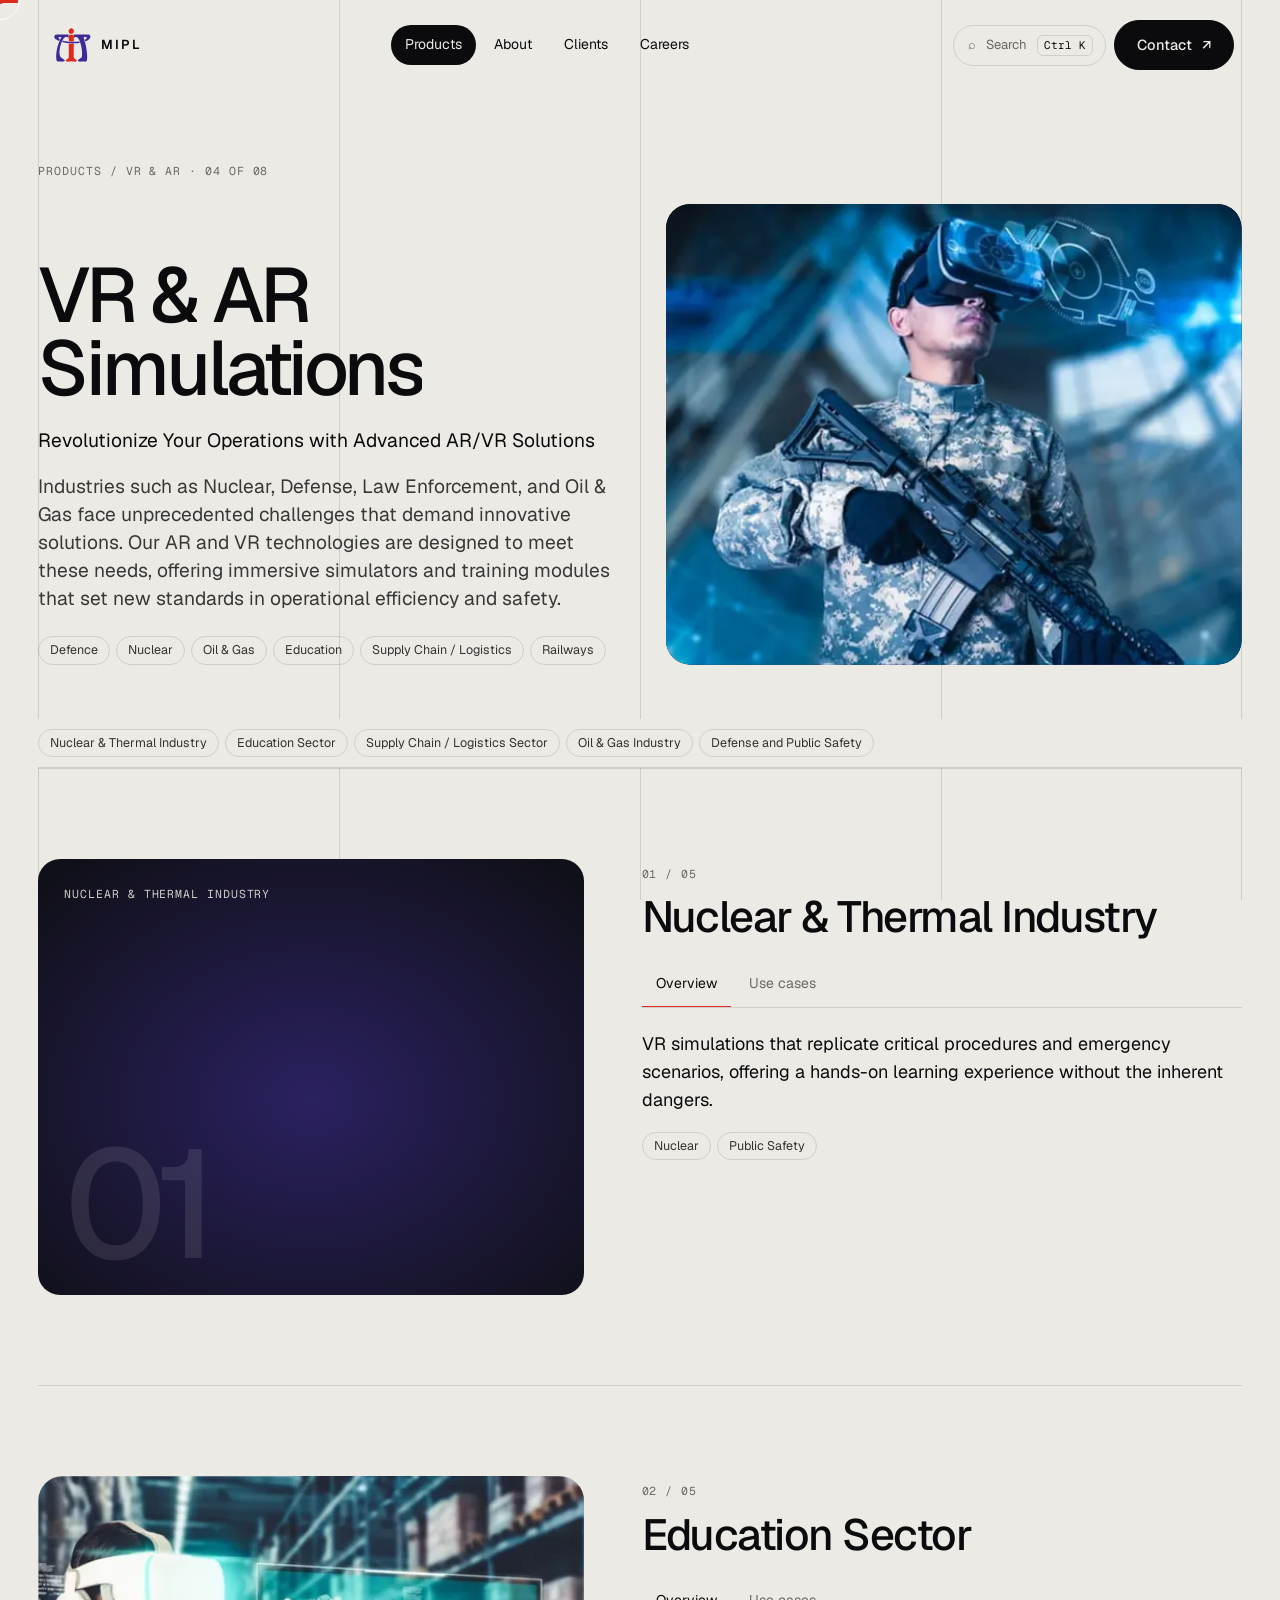
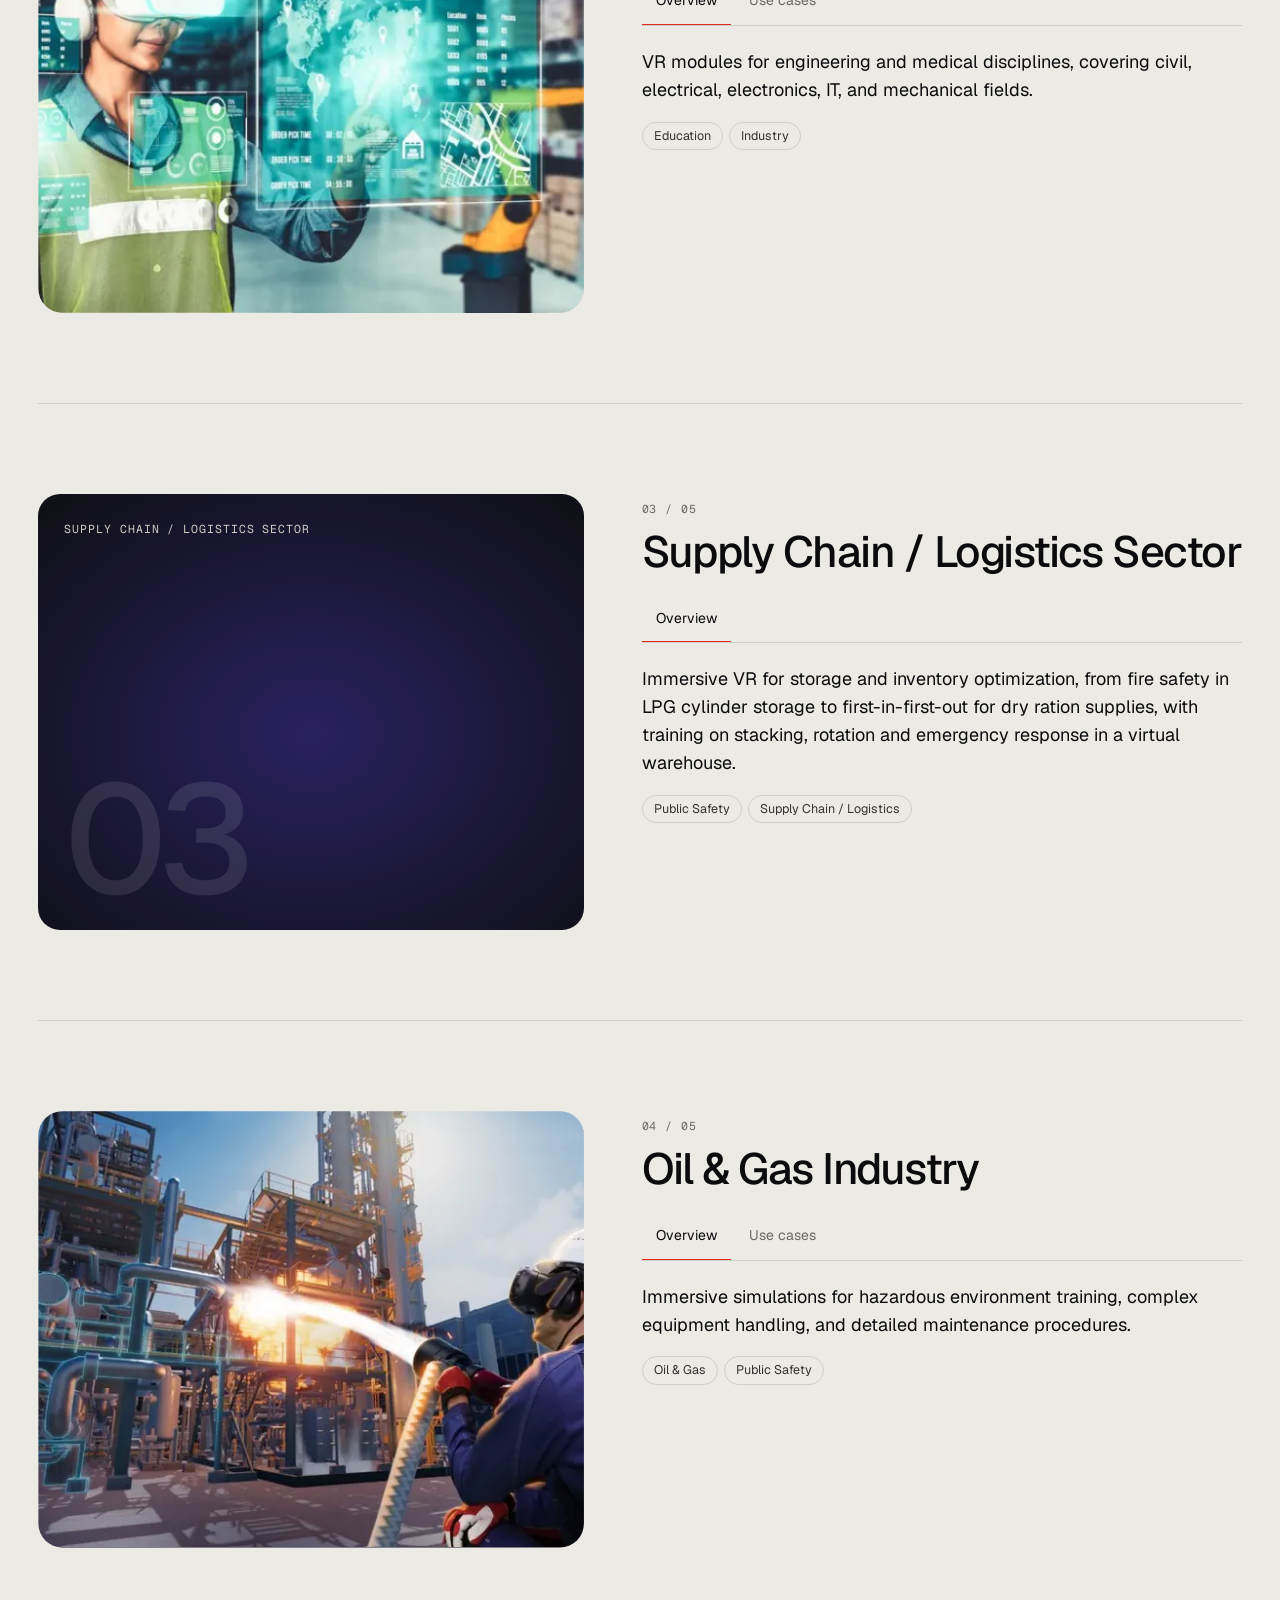
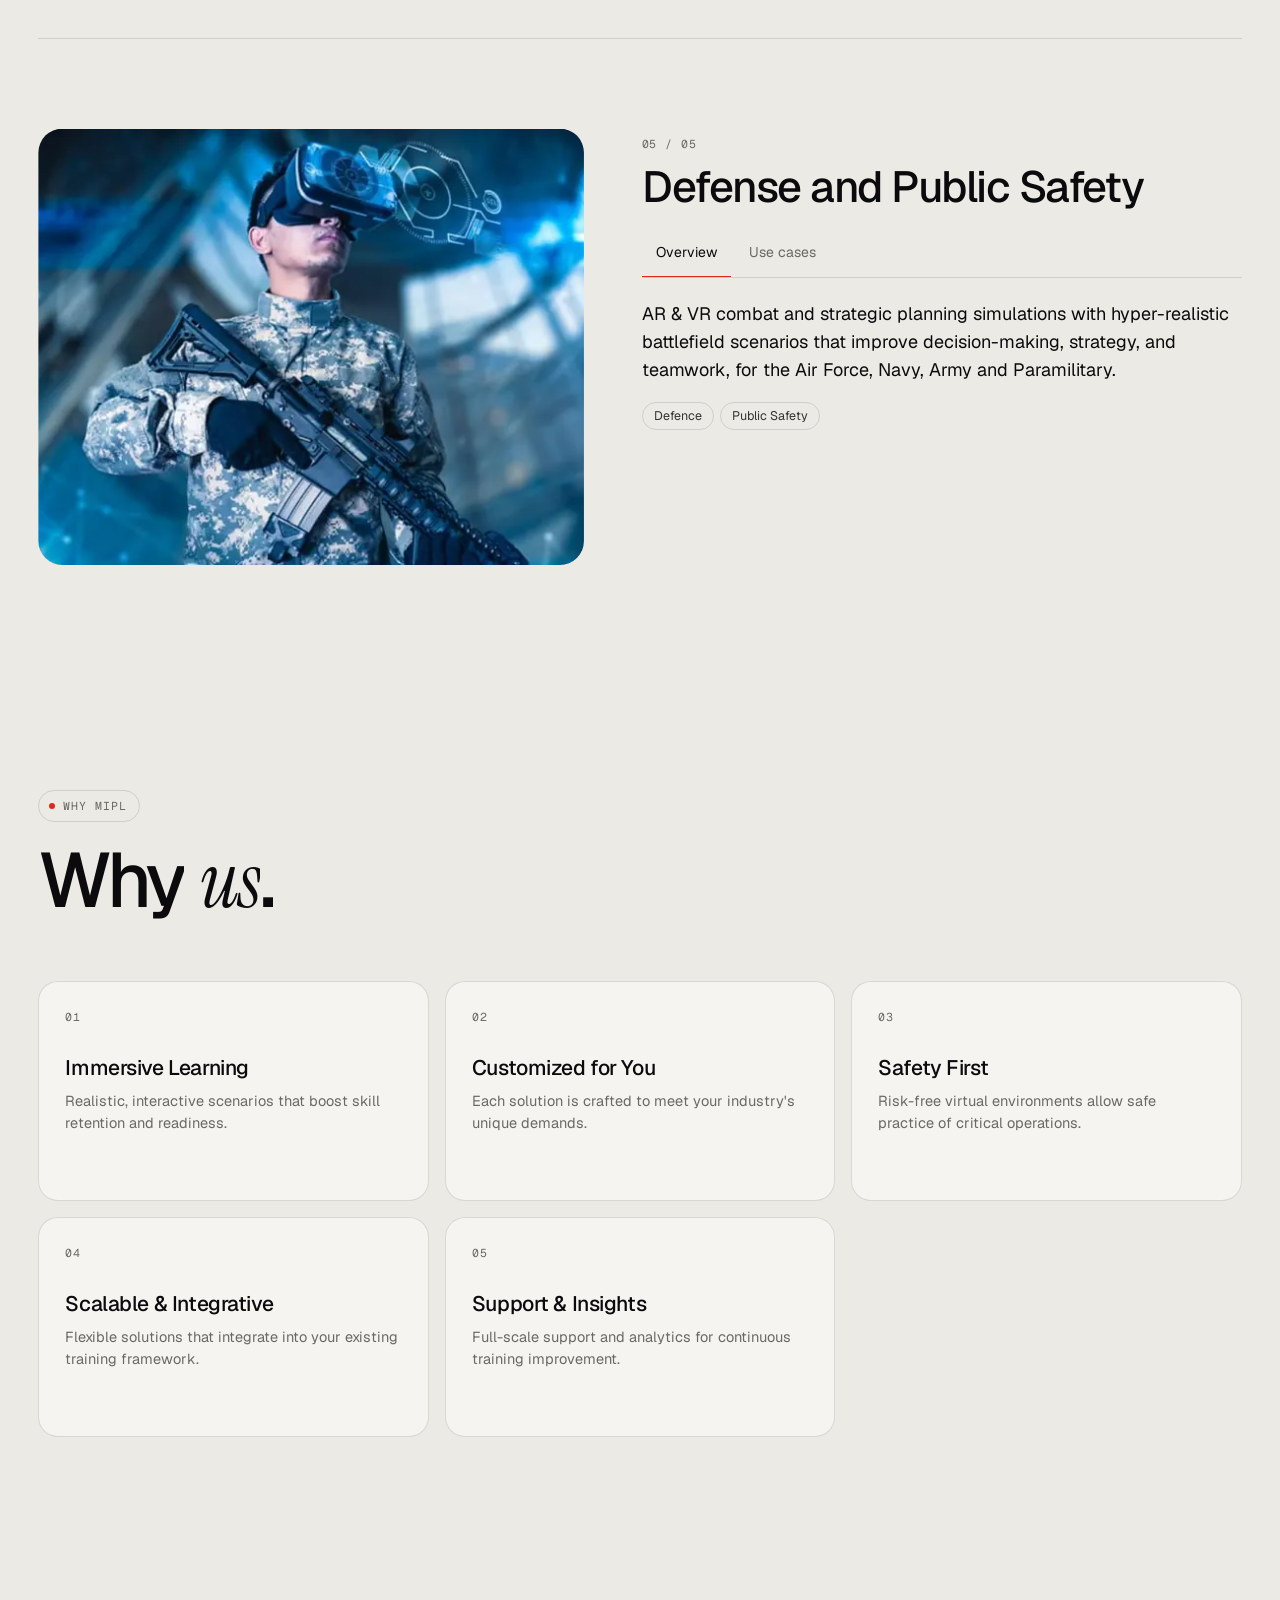
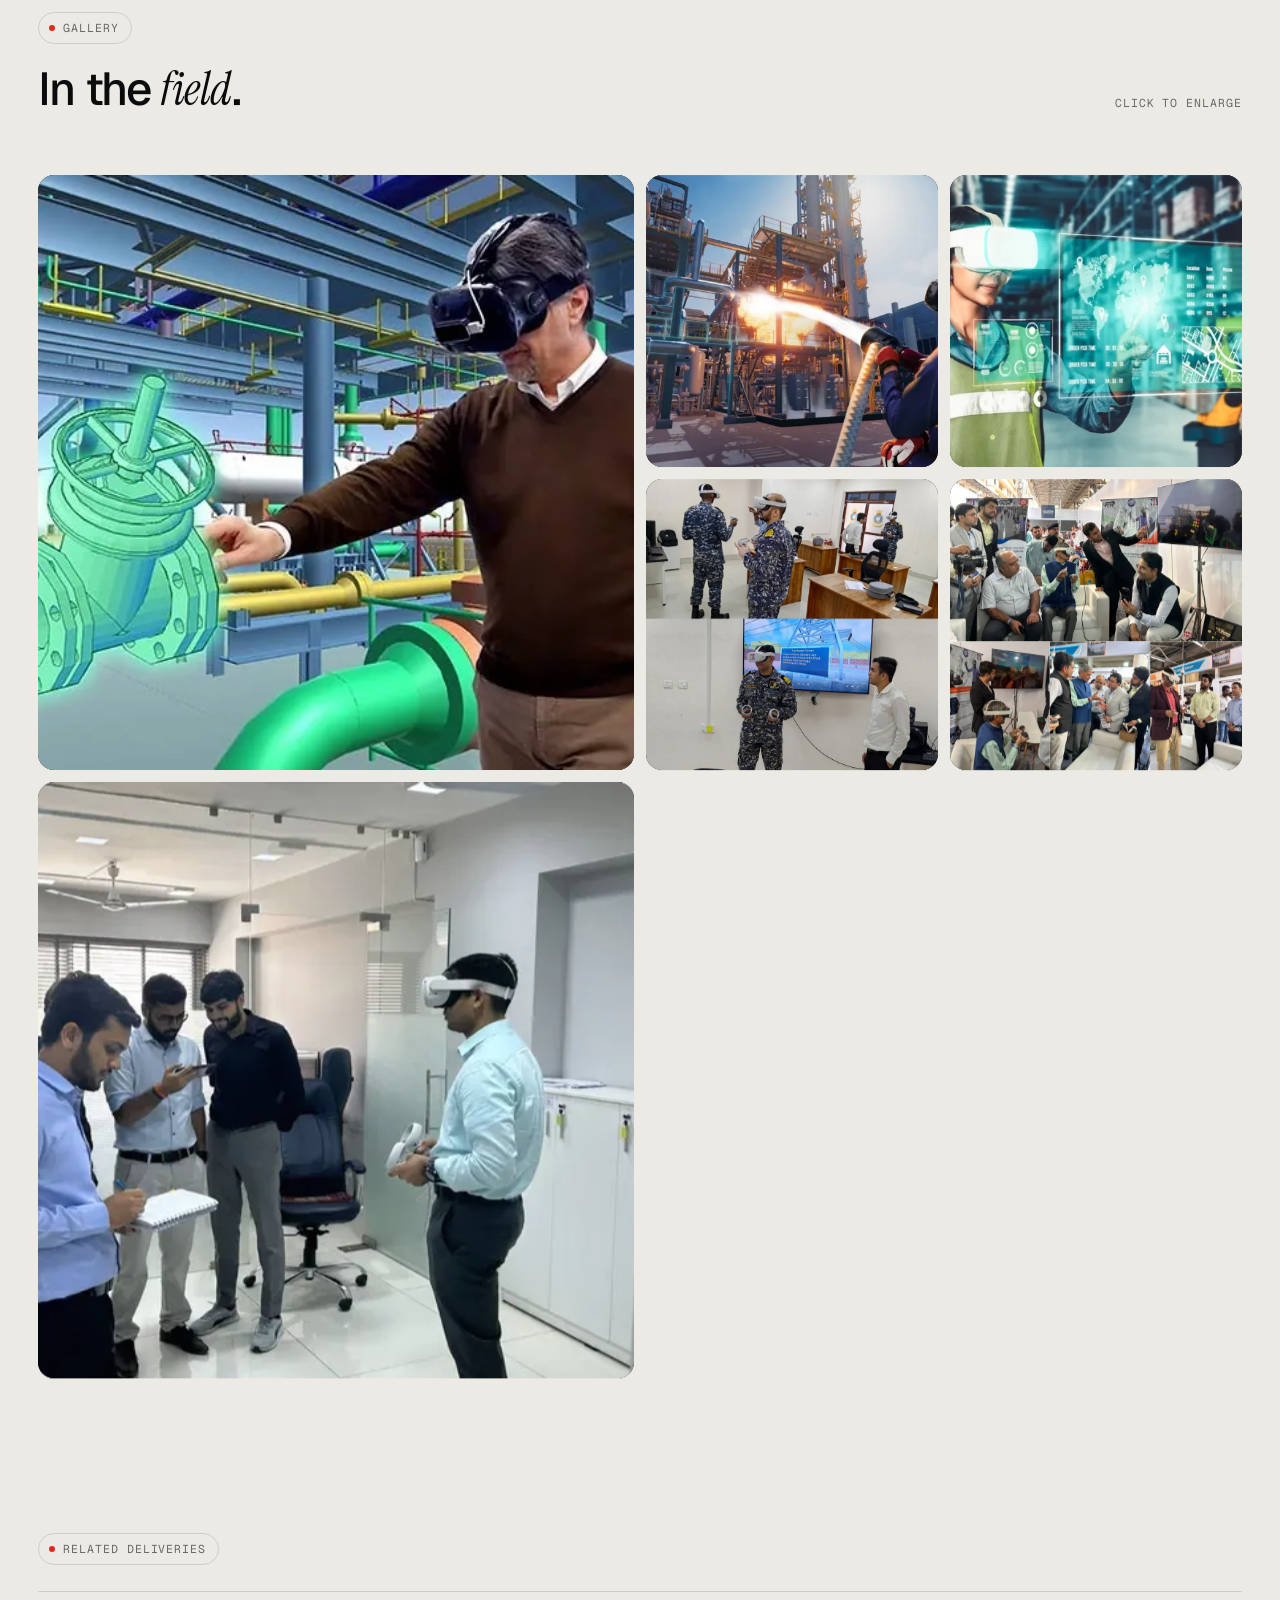
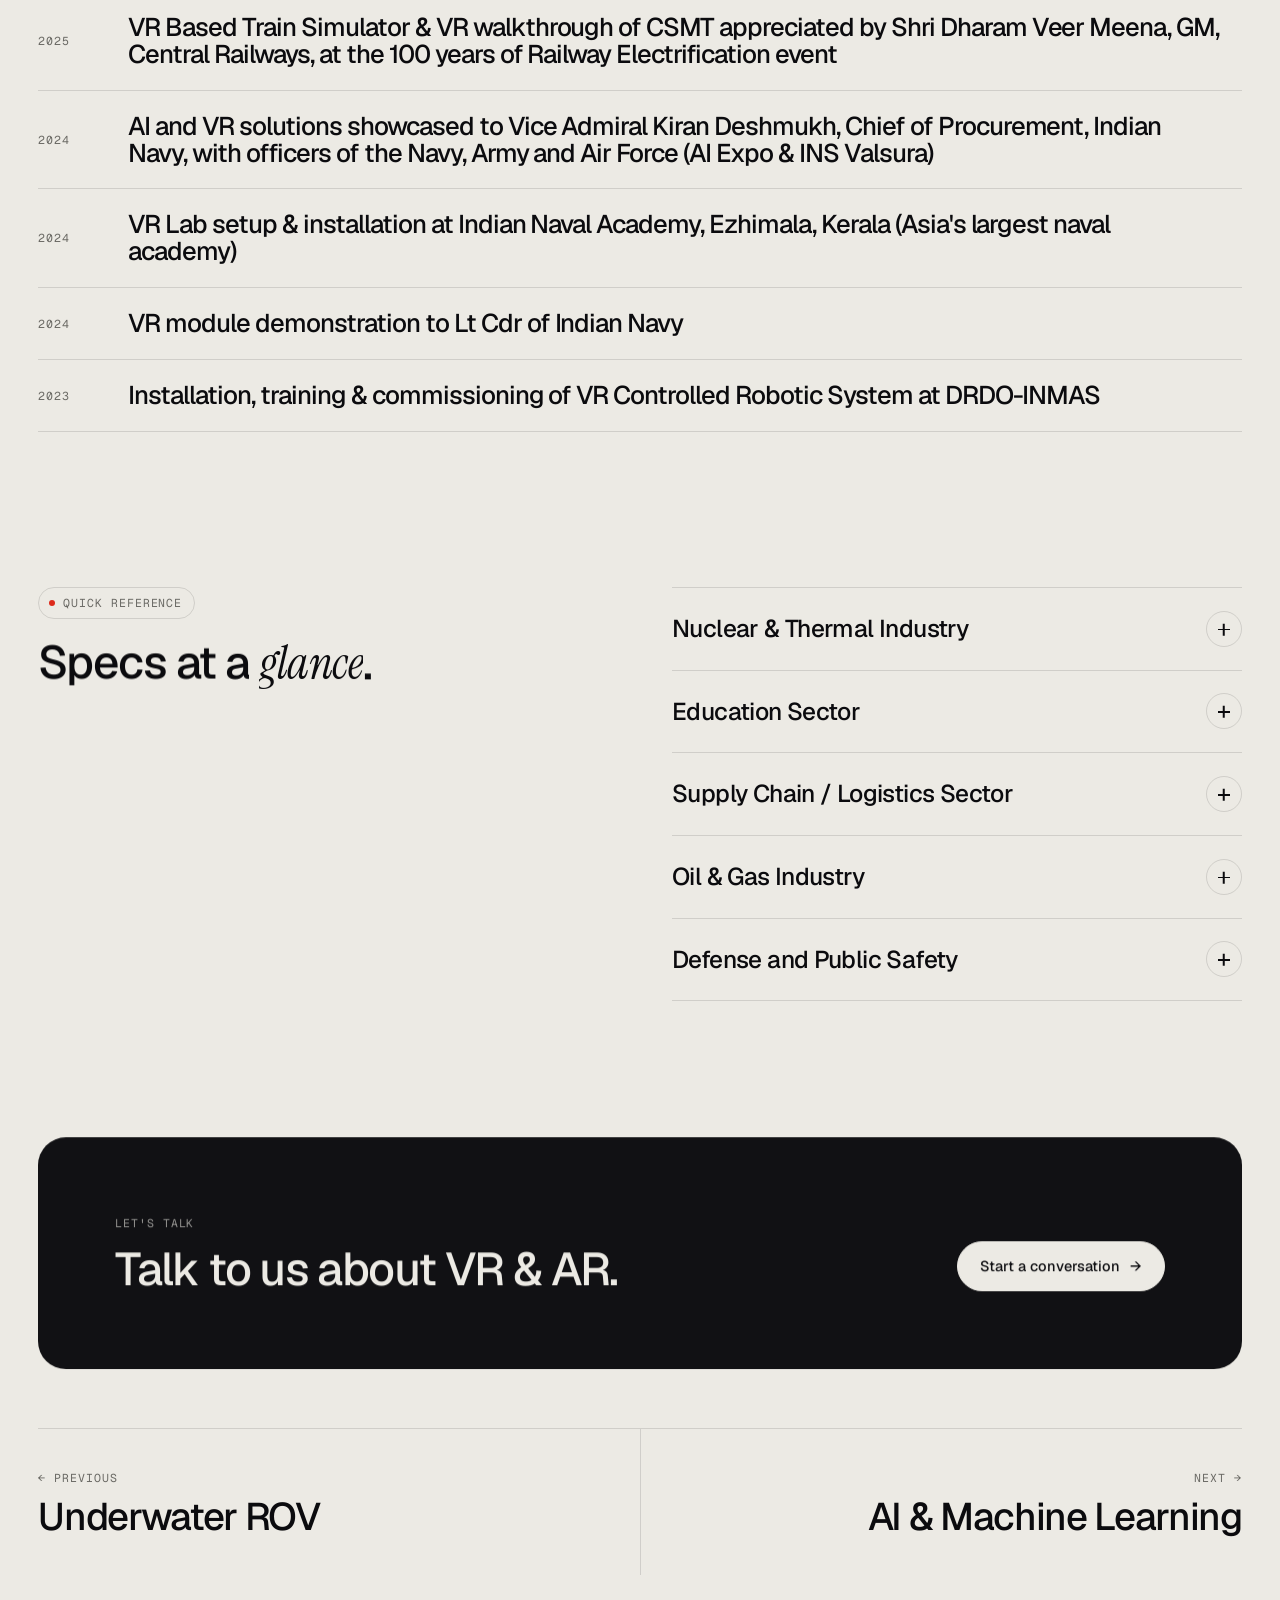
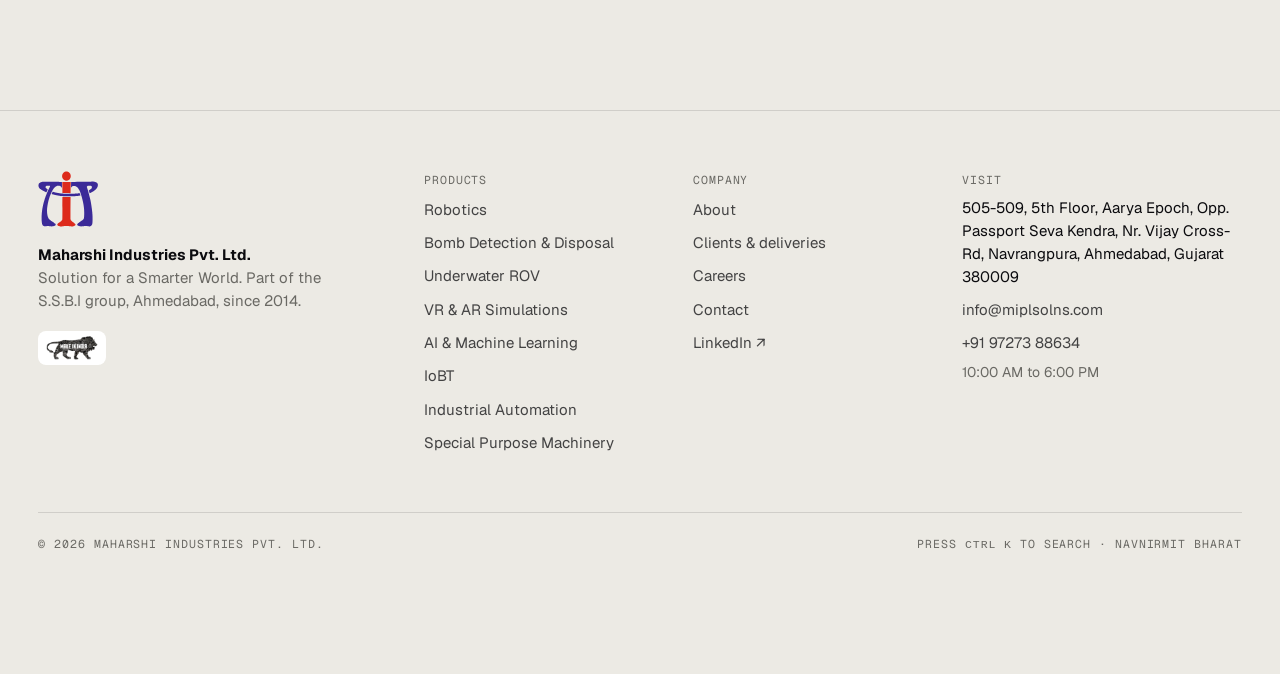
<file: products/vr-ar.html>
<!doctype html>
<html lang="en" data-root="../" data-theme="light"><head>
<meta charset="utf-8"><meta name="viewport" content="width=device-width,initial-scale=1">
<title>VR &amp; AR Simulations | Maharshi Industries (MIPL)</title><meta name="description" content="VR &amp; AR based simulations for Nuclear, Oil &amp; Gas, Disaster Management &amp; Defense Industries."><link rel="canonical" href="https://miplsolns.com/products/vr-ar.html">
<meta name="theme-color" content="#ECEAE4">
<meta property="og:type" content="website"><meta property="og:site_name" content="Maharshi Industries Pvt. Ltd."><meta property="og:title" content="VR &amp; AR Simulations | Maharshi Industries (MIPL)"><meta property="og:description" content="VR &amp; AR based simulations for Nuclear, Oil &amp; Gas, Disaster Management &amp; Defense Industries."><meta property="og:url" content="https://miplsolns.com/products/vr-ar.html"><meta property="og:image" content="https://miplsolns.com/assets/og/og-default.jpg"><meta property="og:image:width" content="1200"><meta property="og:image:height" content="630">
<meta name="twitter:card" content="summary_large_image"><meta name="twitter:title" content="VR &amp; AR Simulations | Maharshi Industries (MIPL)"><meta name="twitter:description" content="VR &amp; AR based simulations for Nuclear, Oil &amp; Gas, Disaster Management &amp; Defense Industries."><meta name="twitter:image" content="https://miplsolns.com/assets/og/og-default.jpg">
<link rel="icon" href="../favicon.ico" sizes="48x48"><link rel="icon" href="../favicon.svg" type="image/svg+xml"><link rel="apple-touch-icon" href="../apple-touch-icon.png"><link rel="manifest" href="../site.webmanifest">
<link rel="stylesheet" href="../assets/css/v2.css">
<script>(function(h){h.classList.add('js');try{if(sessionStorage.getItem('miplCurtain')==='1'){sessionStorage.removeItem('miplCurtain');if(!matchMedia('(prefers-reduced-motion: reduce)').matches)h.classList.add('arriving')}}catch(e){}setTimeout(function(){h.classList.remove('arriving')},2500)})(document.documentElement);</script>
<script type="application/ld+json">{"@context": "https://schema.org", "@type": "Organization", "name": "Maharshi Industries Pvt. Ltd.", "alternateName": "MIPL", "url": "https://miplsolns.com/", "logo": "https://miplsolns.com/assets/logo/mipl-logo.svg", "email": "info@miplsolns.com", "telephone": "+91 97273 88634", "foundingDate": "2014", "address": {"@type": "PostalAddress", "streetAddress": "505-509, 5th Floor, Aarya Epoch, Navrangpura", "addressLocality": "Ahmedabad", "addressRegion": "Gujarat", "postalCode": "380009", "addressCountry": "IN"}, "sameAs": ["https://www.linkedin.com/company/maharshi-industries-pvt-ltd/"]}</script></head>
<body>
<div id="prog" aria-hidden="true"></div><div class="grid-lines" aria-hidden="true"><i></i><i></i><i></i><i></i></div><a class="skip" href="#main">Skip to content</a>
<header class="nav"><a class="brand" href="../index.html" aria-label="Maharshi Industries, home"><svg class="mlogo" viewBox="54 1 398 369" xmlns="http://www.w3.org/2000/svg" aria-hidden="true" focusable="false"><g><path class="bp" d="M93.06 71.14c-1.49 0.06-2.69 0.18-3.56 0.36-0.73 0.15-2.01 0.33-2.88 0.39-2.08 0.15-3.05 0.3-3.86 0.61-0.36 0.15-1.23 0.35-1.91 0.45-0.68 0.1-1.61 0.33-2.08 0.5-0.46 0.18-1.33 0.43-1.93 0.55-0.6 0.14-1.33 0.36-1.62 0.51-0.29 0.15-0.99 0.4-1.54 0.55-1.11 0.31-2.36 0.8-3.12 1.21-0.28 0.14-0.73 0.38-1 0.5-0.28 0.12-0.73 0.36-1 0.5-0.28 0.15-0.79 0.41-1.15 0.6-1.43 0.73-4.23 2.95-5.41 4.3-1.29 1.48-2.7 3.56-2.94 4.35-0.05 0.16-0.29 0.7-0.53 1.21-0.24 0.51-0.53 1.36-0.61 1.88-0.1 0.53-0.3 1.36-0.44 1.85-0.56 1.99-0.56 7.03 0 9.16 0.14 0.51 0.34 1.5 0.45 2.19 0.11 0.68 0.34 1.55 0.5 1.94 0.16 0.38 0.39 1 0.5 1.38 0.46 1.68 2.36 5 4.42 7.75 1.54 2.05 5.29 5.51 7.95 7.31 0.35 0.24 0.89 0.61 1.2 0.84 1.36 0.98 3.59 2.43 5.3 3.48 0.49 0.3 1.1 0.69 1.38 0.88 0.28 0.19 0.75 0.46 1.05 0.61 0.3 0.16 0.78 0.45 1.05 0.65 0.28 0.2 0.56 0.36 0.65 0.36 0.09-0 0.38 0.15 0.64 0.34 0.26 0.19 0.91 0.58 1.43 0.86 0.51 0.29 1.64 0.91 2.5 1.39 0.86 0.48 1.76 0.99 2 1.12 0.24 0.15 0.64 0.33 0.89 0.4 0.25 0.09 0.55 0.25 0.68 0.39 0.11 0.12 0.53 0.35 0.91 0.51 0.39 0.15 0.85 0.38 1.03 0.5 0.18 0.11 0.65 0.38 1.06 0.58 0.41 0.2 0.98 0.49 1.25 0.64 0.28 0.15 0.75 0.39 1.06 0.53 0.31 0.14 0.76 0.36 1 0.5 0.24 0.14 0.69 0.36 1 0.5 0.31 0.14 0.76 0.36 1 0.5 0.59 0.31 4.86 2.36 7.62 3.66 1.83 0.86 2.83 1.14 3.38 0.94 0.38-0.12 0.43-0.2 1.29-1.91 0.1-0.21 0.73-1.56 1.4-3 1.28-2.76 2.19-4.71 2.56-5.44 0.12-0.24 0.35-0.74 0.5-1.11 0.14-0.38 0.36-0.83 0.49-1 0.11-0.18 0.33-0.6 0.45-0.94 0.12-0.35 0.59-1.33 1.03-2.18 0.81-1.61 0.95-2.21 0.68-2.94-0.15-0.4-1.44-1.39-4.26-3.26-0.73-0.48-1.65-1.16-2.06-1.51-0.41-0.36-1-0.81-1.31-1.01-1.34-0.85-3.44-2.7-4.19-3.7-0.33-0.41-0.84-1.35-1.15-2.08-0.69-1.6-0.84-2.71-0.75-5.26l0.06-1.66 0.54-1.09c0.41-0.8 0.79-1.31 1.49-2.02 1.18-1.18 2.1-1.69 4.56-2.5 1.64-0.54 2.08-0.62 3.5-0.74 3.25-0.25 7.99-0.29 11.45-0.09l3.33 0.19 1.49 0.59c1.65 0.65 2.16 0.98 2.62 1.69 0.43 0.64 0.5 1.33 0.25 2.08-0.11 0.34-0.29 0.94-0.39 1.35-0.11 0.4-0.3 0.89-0.44 1.07-0.12 0.19-0.36 0.66-0.51 1.07-0.15 0.4-0.38 0.88-0.49 1.05-0.12 0.18-0.4 0.68-0.61 1.12-0.21 0.45-0.48 0.95-0.58 1.12-0.1 0.18-0.53 1.04-0.95 1.94-0.43 0.89-0.86 1.76-0.99 1.94-0.11 0.18-0.31 0.59-0.44 0.94-0.14 0.34-0.35 0.83-0.5 1.06-0.14 0.24-0.36 0.69-0.5 1-0.12 0.31-0.34 0.71-0.45 0.89-0.12 0.18-0.34 0.6-0.48 0.94-0.12 0.34-0.58 1.29-0.99 2.11-0.4 0.83-1.01 2.06-1.34 2.75-0.33 0.69-0.81 1.7-1.07 2.25-1.11 2.35-3.93 8.53-4.74 10.44-0.19 0.45-0.61 1.38-0.94 2.06-0.31 0.69-0.73 1.61-0.89 2.06-0.18 0.45-0.44 1.04-0.6 1.31-0.16 0.28-0.36 0.78-0.44 1.12-0.09 0.34-0.28 0.83-0.43 1.06-0.36 0.58-1.03 2.08-1.48 3.28-0.19 0.53-0.49 1.23-0.65 1.56-0.16 0.33-0.38 0.83-0.46 1.1-0.09 0.28-0.31 0.81-0.5 1.19-0.19 0.38-0.44 0.98-0.54 1.33-0.1 0.35-0.33 0.91-0.5 1.25-0.18 0.34-0.38 0.86-0.46 1.18-0.09 0.31-0.26 0.79-0.41 1.06-0.31 0.6-1.11 2.62-1.58 4-0.2 0.55-0.49 1.28-0.66 1.62-0.18 0.34-0.41 0.96-0.53 1.36-0.12 0.4-0.29 0.85-0.39 1-0.09 0.15-0.26 0.6-0.38 1-0.12 0.41-0.38 1.11-0.58 1.55-0.2 0.44-0.45 1.11-0.56 1.5-0.11 0.4-0.34 0.98-0.5 1.29-0.15 0.31-0.38 0.9-0.48 1.31-0.11 0.41-0.36 1.11-0.56 1.56-0.2 0.44-0.4 1-0.45 1.24-0.05 0.24-0.25 0.83-0.44 1.31-0.19 0.48-0.51 1.38-0.73 2-0.21 0.61-0.5 1.49-0.65 1.94-0.15 0.45-0.44 1.24-0.64 1.75-0.2 0.51-0.45 1.3-0.56 1.75-0.11 0.45-0.33 1.1-0.49 1.44-0.15 0.35-0.35 0.94-0.44 1.31-0.09 0.38-0.29 1.01-0.46 1.41-0.16 0.4-0.41 1.21-0.55 1.8-0.14 0.6-0.39 1.35-0.55 1.66-0.15 0.31-0.35 0.9-0.44 1.31-0.08 0.41-0.31 1.16-0.51 1.66-0.19 0.49-0.41 1.28-0.49 1.75-0.08 0.46-0.3 1.2-0.5 1.65-0.2 0.45-0.43 1.2-0.51 1.69-0.08 0.48-0.3 1.24-0.49 1.69-0.2 0.45-0.41 1.23-0.49 1.74-0.09 0.51-0.31 1.3-0.51 1.76-0.2 0.45-0.43 1.2-0.5 1.66-0.06 0.45-0.29 1.24-0.49 1.74-0.2 0.5-0.44 1.39-0.51 1.96-0.09 0.64-0.26 1.3-0.46 1.68-0.2 0.4-0.4 1.15-0.54 2.01-0.12 0.79-0.34 1.61-0.5 1.91-0.15 0.31-0.36 1.15-0.51 2.05-0.14 0.89-0.35 1.7-0.48 1.91-0.25 0.41-0.45 1.28-0.59 2.51-0.04 0.41-0.21 1.05-0.38 1.41-0.29 0.66-0.46 1.43-0.61 2.84-0.05 0.41-0.21 1.06-0.38 1.44-0.31 0.75-0.5 1.61-0.62 2.88-0.05 0.44-0.24 1.29-0.44 1.88-0.21 0.65-0.43 1.64-0.5 2.45-0.09 0.8-0.3 1.8-0.51 2.45-0.24 0.71-0.4 1.6-0.5 2.56-0.09 0.94-0.28 1.89-0.5 2.61-0.24 0.74-0.43 1.74-0.55 2.88-0.1 0.96-0.26 2-0.38 2.3-0.34 0.94-0.54 2.11-0.62 3.62-0.04 0.79-0.16 1.71-0.25 2.06-0.49 1.76-0.59 2.29-0.75 4.25-0.1 1.16-0.3 2.55-0.44 3.06-0.29 1.05-0.62 3.86-0.62 5.16 0 0.46-0.14 1.48-0.3 2.25-0.39 1.81-0.55 3.19-0.65 5.59-0.04 1.06-0.21 2.73-0.38 3.69-0.36 2.24-0.53 4.11-0.68 8.06-0.06 1.75-0.2 3.8-0.3 4.54-0.46 3.38-0.7 10.95-0.7 22.59 0 12.24 0.21 18.4 0.74 21.75 0.12 0.86 0.28 2.46 0.31 3.56 0.1 2.56 0.28 4.15 0.58 5.29 0.14 0.5 0.34 1.75 0.45 2.79 0.12 1.2 0.31 2.24 0.5 2.84 0.18 0.53 0.4 1.53 0.5 2.24 0.1 0.71 0.31 1.61 0.48 2.01 0.16 0.39 0.39 1.14 0.51 1.65 0.11 0.51 0.35 1.18 0.5 1.46 0.16 0.29 0.39 0.83 0.5 1.19 0.21 0.66 0.44 1.04 1.88 3.26 0.89 1.39 2.91 3.44 4.06 4.14 2 1.2 2.73 1.56 3.44 1.7 0.41 0.09 1.2 0.33 1.75 0.54l1 0.39 3.88 0.05c4.34 0.05 6.88-0.09 9.64-0.53 5.44-0.89 16.7-0.83 20.55 0.1 0.81 0.2 2.02 0.36 3.2 0.44 1.05 0.08 2.53 0.28 3.35 0.45 2.05 0.45 4.05 0.59 8.51 0.59 4.21-0 5.81-0.12 7.31-0.59 0.51-0.16 1.49-0.36 2.15-0.43 0.68-0.08 1.65-0.28 2.19-0.45 0.54-0.18 1.5-0.4 2.15-0.51 0.64-0.1 1.4-0.28 1.69-0.38 0.28-0.11 1.03-0.35 1.64-0.54 0.62-0.19 1.35-0.46 1.62-0.6 0.28-0.15 0.8-0.35 1.15-0.45 0.79-0.24 2.18-0.99 2.81-1.51 0.25-0.21 0.68-0.54 0.95-0.73 0.65-0.44 2.04-2.16 2.53-3.14 0.66-1.36 0.74-3.43 0.15-4.35-0.15-0.24-0.41-0.7-0.59-1.03-0.4-0.75-1.91-2.34-3.81-4.01-1.51-1.33-1.71-1.49-3.69-2.8-0.69-0.45-1.6-1.12-2.02-1.49-0.43-0.35-0.96-0.75-1.19-0.86-0.23-0.11-1.01-0.64-1.75-1.16-0.74-0.53-1.75-1.24-2.24-1.58-0.5-0.35-1.1-0.79-1.35-0.98-0.25-0.19-0.95-0.69-1.58-1.1-1.49-0.99-3.8-2.6-4.29-2.99-0.41-0.33-0.89-0.66-2.71-1.89-0.61-0.41-1.36-0.94-1.65-1.15-0.29-0.23-0.79-0.59-1.12-0.81-0.33-0.23-0.8-0.55-1.04-0.71-0.24-0.16-1.14-0.79-2-1.38-0.86-0.58-1.81-1.26-2.12-1.5-0.31-0.25-0.85-0.64-1.2-0.86-2.14-1.41-6.41-4.93-8.22-6.76-1.98-2-3.99-4.83-4.96-6.94-0.14-0.31-0.41-0.81-0.61-1.12-0.19-0.31-0.43-0.81-0.5-1.12-0.09-0.31-0.29-0.79-0.44-1.06-0.16-0.28-0.39-0.84-0.5-1.25-0.12-0.41-0.35-1-0.5-1.31-0.16-0.31-0.35-0.83-0.44-1.12-0.09-0.31-0.34-1.04-0.56-1.62-0.23-0.59-0.45-1.31-0.5-1.62-0.05-0.31-0.26-0.98-0.46-1.49-0.2-0.51-0.45-1.38-0.55-1.94-0.11-0.56-0.3-1.25-0.43-1.54-0.12-0.3-0.33-1.14-0.44-1.86-0.12-0.74-0.38-1.8-0.58-2.36-0.23-0.68-0.4-1.53-0.49-2.44-0.09-0.76-0.29-1.85-0.45-2.41-0.23-0.75-0.36-1.68-0.49-3.39-0.11-1.29-0.33-3.03-0.5-3.84-0.41-1.99-0.53-3.34-0.71-8.86-0.31-9.09-0.05-23.24 0.5-26.5 0.4-2.38 0.51-3.34 0.65-5.56 0.09-1.34 0.28-2.8 0.5-3.94 0.2-1 0.39-2.38 0.44-3.06 0.09-1.48 0.28-2.69 0.53-3.38 0.19-0.55 0.34-1.49 0.54-3.5 0.08-0.76 0.28-1.94 0.44-2.62 0.18-0.69 0.36-1.81 0.45-2.5 0.08-0.69 0.3-1.88 0.49-2.62 0.2-0.76 0.43-1.85 0.5-2.44 0.21-1.73 0.34-2.44 0.56-2.95 0.11-0.26 0.31-1.19 0.44-2.05 0.14-0.86 0.35-1.9 0.49-2.31 0.12-0.41 0.35-1.45 0.5-2.31 0.15-0.86 0.41-2.01 0.59-2.56 0.18-0.55 0.4-1.54 0.5-2.2 0.1-0.66 0.29-1.45 0.41-1.75 0.14-0.3 0.36-1.2 0.5-2 0.14-0.79 0.39-1.8 0.56-2.25 0.16-0.44 0.41-1.35 0.55-2.01 0.15-0.66 0.34-1.36 0.44-1.56 0.1-0.19 0.31-0.9 0.46-1.58 0.15-0.69 0.44-1.66 0.62-2.19 0.19-0.54 0.41-1.3 0.49-1.71 0.09-0.41 0.29-1.06 0.45-1.44 0.16-0.38 0.38-1.09 0.49-1.58 0.1-0.49 0.35-1.29 0.56-1.78 0.2-0.49 0.44-1.25 0.53-1.68 0.09-0.44 0.25-0.99 0.38-1.23 0.11-0.25 0.35-0.93 0.53-1.5 0.16-0.59 0.45-1.4 0.61-1.81 0.18-0.41 0.39-1.06 0.48-1.44 0.09-0.38 0.3-0.98 0.46-1.34 0.16-0.35 0.41-1.05 0.55-1.54 0.14-0.5 0.36-1.14 0.51-1.41 0.14-0.29 0.41-1 0.61-1.59 0.56-1.7 1.2-3.44 1.46-3.96 0.14-0.26 0.35-0.81 0.46-1.23 0.12-0.41 0.35-1.01 0.51-1.33 0.15-0.31 0.4-0.94 0.55-1.38 0.15-0.44 0.34-0.91 0.43-1.05 0.09-0.14 0.29-0.64 0.44-1.1 0.16-0.46 0.41-1.09 0.58-1.38 0.16-0.29 0.36-0.78 0.44-1.09 0.09-0.3 0.29-0.83 0.45-1.15 0.16-0.33 0.44-0.95 0.6-1.4 0.18-0.44 0.4-0.94 0.5-1.1 0.11-0.16 0.3-0.61 0.44-0.99 0.12-0.39 0.41-1.03 0.61-1.44 0.21-0.4 0.48-0.99 0.59-1.3 0.11-0.3 0.29-0.69 0.39-0.85 0.11-0.18 0.33-0.68 0.49-1.14 0.15-0.45 0.43-1.05 0.61-1.31 0.18-0.26 0.33-0.59 0.33-0.71 0-0.11 0.21-0.62 0.49-1.14 0.26-0.5 0.53-1.09 0.56-1.3 0.05-0.21 0.23-0.58 0.4-0.81 0.16-0.23 0.41-0.73 0.55-1.1 0.15-0.38 0.38-0.84 0.51-1.03 0.14-0.2 0.36-0.68 0.49-1.06 0.14-0.4 0.33-0.81 0.43-0.91 0.1-0.11 0.36-0.6 0.6-1.07 0.24-0.49 0.53-1.05 0.62-1.25 0.11-0.21 0.56-1.09 1-1.96 0.71-1.44 1.1-2.19 2.3-4.44 0.21-0.4 0.55-1.01 0.76-1.35 0.21-0.35 0.7-1.16 1.09-1.81 1.96-3.29 3.23-5.18 5.64-8.44 3.33-4.5 8.69-9.93 11.89-12.03 0.54-0.36 1.2-0.83 1.46-1.03 0.56-0.45 3.71-2.16 4.6-2.51 0.34-0.14 0.89-0.38 1.21-0.54 0.33-0.16 0.86-0.36 1.2-0.45 0.34-0.09 0.83-0.26 1.1-0.4 0.28-0.14 1.26-0.41 2.2-0.62 0.94-0.2 2.14-0.49 2.65-0.62 0.85-0.24 1.29-0.26 4.81-0.28l3.88-0.01 0.94 0.33c0.53 0.18 1.54 0.44 2.25 0.58 0.73 0.14 1.62 0.39 2 0.56 0.38 0.18 0.94 0.38 1.23 0.46 2.18 0.58 6.55 3.84 8.46 6.31 0.41 0.54 0.99 1.25 1.28 1.6 0.29 0.35 0.76 1.11 1.05 1.7 0.29 0.59 0.66 1.25 0.81 1.48 0.16 0.21 0.4 0.66 0.53 1 0.12 0.34 0.31 0.61 0.43 0.64 0.55 0.1 0.54 0.53 0.49-19.85-0.05-22.11 0.11-19.69-1.34-19.88-0.48-0.06-6.15-0.11-12.61-0.12-12.62-0-20.86-0.12-42.06-0.62-2.58-0.06-11.01-0.18-18.75-0.25-11.93-0.12-14.98-0.19-20.06-0.45-8.35-0.44-19.09-0.62-24-0.41Z"/><path class="bp" d="M402 71.14c-6.68 0.08-9.41 0.18-14.25 0.5-1.76 0.11-10.08 0.26-28.56 0.49-6.05 0.08-13.48 0.19-16.5 0.26-12.99 0.29-23.65 0.4-45.88 0.48-25.59 0.09-24.15 0.04-24.43 0.75-0.06 0.18-0.16 1.5-0.2 2.95-0.06 2.16-0.29 24.39-0.31 30.25-0.01 1.81 0.15 3.64 0.35 3.84 0.21 0.21 0.58-0.01 0.96-0.62 1.05-1.66 1.49-2.4 1.78-2.96 1-1.96 4.12-5.05 6.14-6.04 0.39-0.2 0.94-0.48 1.21-0.62 0.46-0.24 1.58-0.62 3.12-1.1 0.44-0.14 1.44-0.21 3.38-0.26 3.38-0.08 5.95 0.09 7 0.46 0.41 0.15 1.34 0.36 2.06 0.49 0.75 0.14 1.59 0.36 1.94 0.54 0.35 0.18 1.05 0.44 1.56 0.59 1 0.3 3.78 1.64 4.81 2.31 0.35 0.23 0.89 0.58 1.21 0.78 1.14 0.71 2.06 1.43 3.79 2.95 2.78 2.45 4.9 4.94 9.33 10.91 0.62 0.84 1.75 2.54 2.76 4.16 0.45 0.74 0.95 1.5 1.1 1.69 0.16 0.2 0.46 0.7 0.69 1.12 0.21 0.43 0.61 1.14 0.88 1.59 0.66 1.11 1.41 2.54 2.25 4.25 1.29 2.61 1.66 3.44 1.81 3.94 0.09 0.28 0.31 0.75 0.5 1.06 0.19 0.31 0.41 0.88 0.5 1.25 0.09 0.38 0.31 1 0.51 1.38 0.19 0.38 0.41 0.96 0.49 1.31 0.08 0.34 0.28 0.85 0.44 1.12 0.16 0.29 0.41 0.98 0.55 1.55 0.14 0.56 0.38 1.2 0.51 1.39 0.15 0.2 0.35 0.78 0.45 1.28 0.1 0.5 0.35 1.25 0.55 1.66 0.2 0.41 0.41 1.07 0.49 1.46 0.08 0.39 0.28 1 0.45 1.34 0.18 0.35 0.4 1.01 0.5 1.48 0.11 0.48 0.36 1.21 0.56 1.66 0.2 0.45 0.43 1.18 0.5 1.61 0.08 0.45 0.28 1.07 0.45 1.4 0.16 0.33 0.4 1.1 0.54 1.71 0.14 0.62 0.36 1.35 0.5 1.62 0.14 0.28 0.35 0.91 0.46 1.41 0.11 0.51 0.34 1.24 0.5 1.62 0.16 0.39 0.4 1.21 0.54 1.81 0.14 0.61 0.36 1.38 0.5 1.71 0.14 0.33 0.35 1.05 0.46 1.62 0.11 0.56 0.34 1.34 0.5 1.71 0.16 0.38 0.41 1.24 0.55 1.91 0.14 0.68 0.36 1.49 0.51 1.81 0.14 0.33 0.34 1.06 0.44 1.64 0.11 0.59 0.33 1.38 0.49 1.75 0.15 0.39 0.4 1.26 0.54 1.95 0.14 0.69 0.38 1.5 0.51 1.81 0.14 0.31 0.34 1.1 0.45 1.75 0.11 0.65 0.34 1.53 0.51 1.94 0.16 0.41 0.39 1.29 0.5 1.94 0.1 0.65 0.33 1.53 0.5 1.94 0.18 0.41 0.4 1.34 0.5 2.06 0.11 0.73 0.31 1.59 0.45 1.94 0.38 0.94 0.46 1.28 0.6 2.38 0.08 0.56 0.29 1.49 0.49 2.06 0.2 0.59 0.43 1.59 0.5 2.21 0.09 0.65 0.3 1.59 0.51 2.15 0.21 0.6 0.41 1.46 0.5 2.21 0.15 1.34 0.3 2.05 0.58 2.58 0.09 0.18 0.26 1.05 0.36 1.94 0.11 0.88 0.34 2.02 0.5 2.54 0.3 0.91 0.4 1.51 0.69 3.75 0.08 0.59 0.26 1.49 0.43 2 0.16 0.51 0.34 1.41 0.39 2 0.12 1.62 0.29 2.5 0.61 3.53 0.21 0.65 0.35 1.46 0.45 2.74 0.08 1.1 0.28 2.38 0.49 3.3 0.24 0.98 0.41 2.19 0.51 3.44 0.08 1.06 0.25 2.36 0.38 2.88 0.41 1.7 0.5 2.29 0.69 4.94 0.1 1.44 0.3 3.16 0.44 3.81 0.16 0.78 0.34 2.56 0.5 5.1 0.14 2.15 0.34 4.38 0.45 4.94 0.34 1.85 0.41 2.73 0.55 7.09 0.24 7.35 0.38 10.5 0.53 12.38 0.2 2.44 0.2 12.88 0 16.06-0.08 1.38-0.24 4.78-0.34 7.56-0.31 7.98-0.38 9.08-0.66 10.19-0.14 0.55-0.31 1.59-0.39 2.31-0.31 3.05-0.39 3.6-0.58 4.12-0.11 0.31-0.31 1.03-0.44 1.59-0.56 2.38-2.35 5.75-4.21 7.94-0.68 0.8-2.3 2.24-3.6 3.2-1.69 1.25-1.89 1.39-2.44 1.71-0.31 0.18-0.9 0.58-1.31 0.88-0.41 0.31-1 0.7-1.31 0.89-0.94 0.56-3.3 2.09-4.56 2.95-0.48 0.34-1.1 0.75-1.38 0.94-0.28 0.19-0.96 0.65-1.54 1.03-0.56 0.39-1.3 0.86-1.62 1.07-0.33 0.2-1 0.69-1.51 1.06-0.5 0.38-1.18 0.86-1.49 1.06-0.33 0.21-0.93 0.61-1.34 0.91-0.41 0.29-1 0.71-1.31 0.94-0.31 0.21-0.98 0.71-1.49 1.09-0.5 0.38-1.06 0.8-1.25 0.93-2.21 1.62-3.34 2.49-4 3.06-0.44 0.39-1.15 0.98-1.58 1.33-1.76 1.41-3.28 2.81-4.88 4.48-1.41 1.49-1.79 1.98-2.4 3.09l-0.73 1.31 0 1.25c0 1.24 0.01 1.26 0.54 2.2 1.18 2.12 4.46 4.59 7.46 5.61 0.55 0.19 1.29 0.45 1.62 0.6 1.53 0.62 3.2 1.16 4.12 1.34 0.55 0.1 1.34 0.31 1.75 0.49 0.41 0.18 1.26 0.38 1.88 0.45 0.62 0.08 1.55 0.28 2.06 0.44 1.46 0.48 2.51 0.58 6.62 0.56 4.44-0 6.3-0.12 8.34-0.56 1.07-0.24 2.11-0.35 3.85-0.44 2.55-0.12 3.54-0.24 5.5-0.62 0.76-0.15 2.51-0.33 4.46-0.44 2.41-0.14 3.55-0.25 4.56-0.49 2.45-0.55 6.85-0.53 8.66 0.05 0.56 0.18 1.7 0.33 3.62 0.49 1.86 0.16 3.09 0.33 3.62 0.49 1.19 0.36 1.3 0.39 3.15 0.53 0.94 0.06 2.06 0.24 2.5 0.36 1.74 0.53 2.2 0.58 5.73 0.58l3.44-0 0.99-0.35c0.55-0.19 1.39-0.44 1.86-0.54 0.48-0.1 1.24-0.34 1.69-0.54 0.46-0.2 0.99-0.4 1.18-0.45 0.73-0.19 3.61-2.23 4.62-3.28 0.95-0.99 2.61-3.18 2.91-3.86 0.16-0.35 0.43-0.84 0.6-1.1 0.18-0.25 0.36-0.64 0.4-0.86 0.05-0.23 0.25-0.74 0.44-1.15 0.2-0.41 0.5-1.38 0.68-2.12 0.16-0.76 0.39-1.58 0.49-1.81 0.2-0.49 0.41-1.71 0.53-3.12 0.05-0.51 0.19-1.36 0.31-1.88 0.38-1.48 0.5-2.8 0.62-6.48 0.06-1.88 0.14-3.45 0.18-3.5 0.04-0.06 0.16-1.28 0.29-2.73 0.2-2.34 0.23-4.1 0.23-16.55-0.01-13.46-0.03-14.04-0.29-16.88-0.18-1.81-0.33-4.65-0.4-7.39-0.14-5.18-0.28-7.16-0.62-8.99-0.18-0.94-0.29-2.27-0.38-4.7-0.12-3.53-0.2-4.33-0.62-6.3-0.18-0.79-0.3-2.08-0.38-3.81-0.14-2.84-0.24-3.74-0.62-5.34-0.18-0.73-0.29-1.8-0.38-3.58-0.08-1.39-0.21-2.94-0.33-3.44-0.1-0.5-0.3-1.41-0.44-2.02-0.12-0.62-0.24-1.6-0.24-2.19-0.01-1.68-0.21-3.34-0.56-4.62-0.24-0.88-0.35-1.71-0.44-3.19-0.14-2.36-0.18-2.65-0.58-4.12-0.21-0.79-0.34-1.76-0.44-3.25-0.11-1.7-0.23-2.46-0.56-3.78-0.25-0.98-0.43-1.96-0.43-2.4 0-1.3-0.25-3.19-0.56-4.34-0.2-0.71-0.36-1.74-0.45-2.86-0.08-1.07-0.25-2.24-0.45-3-0.43-1.68-0.5-2.1-0.65-4-0.08-0.94-0.24-1.98-0.38-2.44-0.25-0.78-0.35-1.4-0.64-3.95-0.06-0.62-0.26-1.59-0.43-2.15-0.18-0.56-0.35-1.43-0.39-1.93-0.11-1.23-0.4-2.84-0.64-3.5-0.1-0.3-0.28-1.26-0.38-2.15-0.11-0.99-0.31-2.06-0.54-2.75-0.2-0.62-0.43-1.65-0.5-2.27-0.08-0.62-0.28-1.6-0.45-2.18-0.18-0.59-0.4-1.64-0.51-2.35-0.1-0.71-0.35-1.73-0.54-2.25-0.2-0.54-0.43-1.38-0.5-1.88-0.08-0.5-0.3-1.39-0.51-2-0.2-0.6-0.43-1.51-0.49-2.02-0.08-0.51-0.29-1.39-0.5-1.94-0.2-0.55-0.43-1.4-0.5-1.88-0.08-0.49-0.3-1.36-0.5-1.95-0.2-0.59-0.4-1.38-0.45-1.75-0.11-0.91-0.28-1.53-0.62-2.43-0.16-0.41-0.36-1.2-0.45-1.75-0.08-0.55-0.3-1.43-0.5-1.95-0.19-0.51-0.4-1.39-0.49-1.93-0.09-0.55-0.29-1.38-0.46-1.84-0.16-0.48-0.41-1.46-0.55-2.2-0.14-0.74-0.36-1.59-0.5-1.9-0.14-0.3-0.31-0.95-0.38-1.44-0.08-0.48-0.33-1.5-0.56-2.25-0.23-0.76-0.49-1.78-0.56-2.25-0.08-0.49-0.3-1.3-0.5-1.83-0.19-0.53-0.41-1.43-0.5-2-0.08-0.58-0.3-1.45-0.5-1.93-0.19-0.49-0.41-1.35-0.49-1.93-0.08-0.58-0.3-1.45-0.5-1.95-0.2-0.5-0.43-1.35-0.5-1.9-0.15-1.12-0.24-1.49-0.6-2.29-0.14-0.31-0.31-1.07-0.4-1.69-0.09-0.62-0.3-1.46-0.46-1.88-0.18-0.41-0.43-1.36-0.55-2.1-0.14-0.75-0.36-1.59-0.5-1.85-0.12-0.26-0.35-1.01-0.48-1.65-0.14-0.65-0.36-1.41-0.51-1.71-0.15-0.29-0.35-0.93-0.45-1.4-0.1-0.48-0.35-1.2-0.55-1.59-0.19-0.4-0.43-1.07-0.5-1.51-0.08-0.44-0.3-1.11-0.49-1.49-0.2-0.39-0.45-1.11-0.56-1.62-0.11-0.51-0.31-1.1-0.44-1.31-0.14-0.21-0.36-0.86-0.51-1.44-0.15-0.58-0.38-1.26-0.51-1.53-0.12-0.26-0.33-0.86-0.44-1.33-0.1-0.46-0.35-1.18-0.55-1.6-0.2-0.41-0.43-1.11-0.5-1.55-0.08-0.45-0.28-1.07-0.45-1.41-0.16-0.33-0.41-1.06-0.54-1.62-0.14-0.58-0.4-1.38-0.58-1.78-0.25-0.56-0.34-1.03-0.4-1.94-0.1-1.62 0.08-2.36 0.85-3.61 0.73-1.19 2.11-2.41 3.15-2.78 0.36-0.11 0.85-0.34 1.1-0.49 0.26-0.15 1.05-0.38 1.85-0.51 0.79-0.15 1.95-0.4 2.61-0.58 2.33-0.6 11.48-0.55 13.4 0.08 0.45 0.15 1.46 0.35 2.25 0.45 0.99 0.14 1.74 0.31 2.44 0.6 0.55 0.23 1.24 0.48 1.53 0.56 0.29 0.08 0.69 0.28 0.88 0.43 0.19 0.15 0.58 0.44 0.85 0.62 1.05 0.7 1.8 1.83 2.2 3.28 0.24 0.88 0.26 1.19 0.19 2.5-0.11 2.24-0.46 3.96-1.07 5.34-1 2.25-1.99 3.84-3.11 5.04-0.4 0.41-0.88 0.96-1.06 1.23-0.61 0.8-3.61 3.26-5.7 4.66-1.65 1.11-5.74 3.35-7.12 3.91-0.38 0.15-1 0.49-1.38 0.74-0.65 0.44-0.69 0.49-0.73 1.05-0.03 0.38 0.08 0.91 0.28 1.51 0.18 0.51 0.4 1.3 0.5 1.75 0.11 0.46 0.34 1.16 0.5 1.55 0.16 0.4 0.4 1.18 0.51 1.73 0.12 0.55 0.35 1.31 0.51 1.7 0.16 0.39 0.4 1.23 0.54 1.84 0.14 0.62 0.36 1.36 0.51 1.65 0.15 0.29 0.35 1.01 0.45 1.6 0.11 0.6 0.35 1.45 0.55 1.9 0.19 0.45 0.41 1.2 0.5 1.66 0.29 1.6 0.91 2.09 2.02 1.59 2.04-0.9 3.45-1.58 3.76-1.79 0.19-0.12 0.68-0.36 1.09-0.53 0.4-0.16 0.93-0.43 1.15-0.6 0.23-0.16 0.62-0.38 0.89-0.46 0.26-0.08 0.62-0.29 0.83-0.45 0.2-0.16 0.61-0.39 0.9-0.5 0.3-0.1 0.69-0.28 0.86-0.39 0.28-0.19 2.66-1.51 4.61-2.56 0.38-0.2 0.85-0.5 1.05-0.68 0.19-0.16 0.43-0.3 0.51-0.3 0.09-0 0.91-0.46 1.84-1.01 0.93-0.56 1.76-1.05 1.86-1.09 0.1-0.04 0.54-0.3 0.96-0.58 0.43-0.29 1.1-0.71 1.5-0.96 1.43-0.89 6.24-4.1 6.75-4.51 0.29-0.23 0.99-0.76 1.56-1.19 3.86-2.9 8.74-7.61 12.74-12.29 1.41-1.65 3.59-4.69 4.09-5.69 0.18-0.34 0.44-0.8 0.59-1 0.16-0.21 0.43-0.66 0.59-1 0.18-0.35 0.43-0.85 0.58-1.12 0.5-0.95 1.26-2.66 1.35-3.01 0.05-0.2 0.19-0.58 0.33-0.84 0.12-0.25 0.38-1 0.55-1.65 0.18-0.65 0.43-1.43 0.55-1.73 0.14-0.3 0.34-1.19 0.45-1.98 0.1-0.79 0.31-2.1 0.45-2.93 0.39-2.31 0.45-5.69 0.12-7.06-0.14-0.59-0.34-1.59-0.45-2.23-0.28-1.62-1.48-3.96-2.88-5.68-1.28-1.55-4.19-3.96-5.68-4.71-0.41-0.21-0.79-0.44-0.83-0.5-0.05-0.06-0.38-0.21-0.74-0.34-0.35-0.11-0.98-0.38-1.36-0.56-0.39-0.2-1.09-0.5-1.55-0.68-0.46-0.18-0.91-0.38-0.99-0.44-0.09-0.08-0.61-0.24-1.19-0.39-0.58-0.14-1.33-0.4-1.66-0.58-0.36-0.18-1.12-0.39-1.75-0.5-0.61-0.09-1.33-0.28-1.58-0.41-0.55-0.28-1.55-0.46-3.08-0.56-0.61-0.05-1.71-0.23-2.44-0.4-2.25-0.54-5.06-0.59-20.38-0.4Z"/><path class="bar" d="M151.12 138.14c-0.64 0.2-0.75 0.34-1.55 1.95-0.4 0.81-0.81 1.61-0.9 1.79-0.1 0.18-0.58 1.12-1.07 2.12-0.49 1-0.99 1.96-1.11 2.14-0.12 0.18-0.34 0.62-0.49 0.99-0.14 0.36-0.36 0.8-0.5 0.96-0.14 0.18-0.35 0.6-0.49 0.96-0.14 0.36-0.39 0.86-0.55 1.11-0.44 0.65-0.88 2.15-0.73 2.45 0.15 0.26 0.28 0.33 1.39 0.64 0.45 0.12 1.15 0.34 1.56 0.48 0.41 0.14 1.09 0.31 1.5 0.39 0.41 0.08 1.09 0.28 1.51 0.45 0.41 0.16 1.3 0.39 1.95 0.5 0.66 0.1 1.5 0.33 1.88 0.5 0.36 0.16 1.09 0.36 1.6 0.44 0.51 0.09 1.28 0.28 1.69 0.44 1.14 0.43 1.14 0.43 2.43 0.62 0.68 0.1 1.58 0.31 2.02 0.49 0.44 0.16 1.23 0.36 1.74 0.44 0.51 0.09 1.35 0.29 1.84 0.46 0.95 0.31 2.79 0.68 3.46 0.68 0.21-0 0.86 0.18 1.44 0.38 0.59 0.21 1.54 0.44 2.12 0.5 0.59 0.08 1.55 0.3 2.14 0.51 0.7 0.24 1.51 0.41 2.38 0.5 0.73 0.06 1.88 0.29 2.56 0.49 0.69 0.2 1.95 0.45 2.81 0.55 0.86 0.1 1.85 0.29 2.19 0.43 0.73 0.29 1.83 0.48 3.69 0.65 0.73 0.06 1.68 0.23 2.12 0.35 1.19 0.36 1.33 0.39 3.01 0.53 0.85 0.08 2.06 0.28 2.68 0.44 1.29 0.35 2.51 0.51 4.56 0.62 0.79 0.05 2.04 0.21 2.76 0.38 1.46 0.34 2.9 0.51 5.24 0.62 0.99 0.05 2.05 0.19 2.88 0.39 1.34 0.33 2.14 0.39 8.31 0.68 1.49 0.06 3.25 0.23 4.05 0.36 3.12 0.55 15.01 0.7 41.76 0.51 17.28-0.11 21.09-0.2 23.88-0.58 1.39-0.18 3.35-0.28 10.38-0.55 2.58-0.09 3.68-0.19 4.94-0.43 1.11-0.2 2.34-0.33 3.88-0.39 3.3-0.12 4.76-0.26 6.21-0.61 0.95-0.23 1.95-0.34 3.88-0.44 2.15-0.12 2.84-0.2 4-0.5 0.78-0.2 2.06-0.43 2.85-0.51 0.79-0.08 2.02-0.28 2.75-0.45 0.73-0.18 2.11-0.4 3.08-0.49 1.93-0.19 2.55-0.38 2.86-0.86 0.3-0.46 0.26-1.31-0.1-2.02-0.18-0.34-0.38-0.85-0.45-1.15-0.08-0.29-0.2-0.76-0.28-1.06-0.08-0.29-0.25-0.68-0.39-0.86-0.12-0.19-0.33-0.75-0.43-1.24-0.1-0.49-0.34-1.18-0.51-1.54-0.18-0.35-0.4-1-0.5-1.45-0.09-0.45-0.33-1.12-0.53-1.5-0.19-0.38-0.43-1.05-0.5-1.49-0.09-0.45-0.41-1.3-0.71-1.91-0.65-1.3-0.69-1.31-2.4-1.11-0.66 0.09-1.64 0.2-2.15 0.26-0.51 0.06-1.29 0.23-1.73 0.36-0.43 0.14-1.39 0.31-2.12 0.39-1.89 0.19-2.8 0.34-4.09 0.69-0.86 0.24-1.69 0.33-3.58 0.43-1.61 0.09-3.21 0.25-4.62 0.5-1.75 0.29-2.85 0.39-5.61 0.5-3.51 0.15-4.12 0.2-7.81 0.64-3.11 0.38-20.38 0.54-47 0.46-21.85-0.08-22.55-0.09-26.69-0.65-1.28-0.18-3.78-0.39-5.56-0.49-2.34-0.14-3.69-0.28-4.81-0.5-1.11-0.21-2.35-0.34-4.31-0.44-2.27-0.11-2.96-0.19-4-0.46-0.86-0.23-2.06-0.4-3.88-0.55-1.69-0.15-2.91-0.31-3.44-0.48-1.14-0.35-1.31-0.38-3.69-0.53-1.38-0.09-2.45-0.23-3.06-0.4-1.59-0.44-1.76-0.46-3.44-0.66-0.89-0.1-2.05-0.33-2.56-0.49-0.55-0.18-1.59-0.36-2.5-0.45-1.03-0.1-1.95-0.26-2.69-0.5-0.61-0.2-1.76-0.45-2.54-0.56-0.78-0.11-1.78-0.34-2.2-0.5-0.44-0.16-1.36-0.36-2.09-0.44-0.75-0.09-1.71-0.29-2.31-0.5-0.58-0.2-1.48-0.43-2.01-0.5-0.54-0.09-1.36-0.31-1.85-0.5-0.48-0.19-1.38-0.41-2-0.49-0.64-0.09-1.46-0.3-1.94-0.5-0.45-0.19-1.2-0.43-1.69-0.51-0.48-0.09-1.29-0.31-1.79-0.51-0.51-0.2-1.33-0.43-1.81-0.5-0.5-0.08-1.26-0.3-1.7-0.5-0.89-0.41-1.86-0.54-2.51-0.35Z"/></g><g><g class="stem"><path d="M214.91 73.17c-0.21 0.1-0.45 0.29-0.53 0.44-0.15 0.26-0.03 12.81 0.24 24.7 0.08 3.16 0.19 15 0.25 26.31 0.06 11.31 0.15 20.69 0.19 20.84 0.12 0.53 0.45 0.59 3.88 0.62 3.11 0.05 8.76 0.3 12.06 0.54 3.09 0.23 30.86 0.62 36.27 0.53 1.6-0.03 1.89-0.58 1.54-2.98-0.2-1.41-0.21-2.15-0.08-10.12 0.08-4.74 0.2-12.05 0.26-16.24 0.24-14.61 0.39-21.91 0.58-27.38 0.1-3.03 0.24-7.9 0.3-10.85 0.14-6.04 0.12-6.18-0.62-6.43-0.71-0.23-53.8-0.21-54.34 0.01Z"/><path d="M215.2 172.2c-0.11 0.1-0.2 0.26-0.2 0.34 0 0.09-0.01 32.77-0.03 72.65-0.04 66.54-0.05 72.55-0.24 73.12-0.11 0.34-0.38 1.24-0.59 2-1.05 3.85-3.26 6.85-8.24 11.21-1.2 1.05-2.5 2.14-2.9 2.41-0.39 0.28-1.14 0.83-1.65 1.23-1.33 1.03-3.01 2.24-5.11 3.65-2.48 1.68-2.96 2.01-3.69 2.56-0.41 0.31-0.98 0.71-1.25 0.9-0.28 0.19-0.73 0.51-1 0.71-0.28 0.21-0.84 0.61-1.25 0.9-0.41 0.29-1.12 0.85-1.58 1.23-0.46 0.39-1.29 1.06-1.84 1.5-1.98 1.55-3.12 2.99-4 5l-0.58 1.33 0 1.51-0.01 1.5 0.49 0.93c0.61 1.16 1.49 2.18 2.76 3.16 1.62 1.26 2.43 1.7 5.12 2.8 0.41 0.16 1.11 0.46 1.56 0.66 0.45 0.2 1.24 0.45 1.75 0.58 0.51 0.11 1.15 0.31 1.4 0.44 0.26 0.14 0.85 0.33 1.31 0.44 0.48 0.1 1.36 0.35 1.98 0.55 0.62 0.2 1.83 0.45 2.68 0.56 0.85 0.11 2 0.31 2.56 0.44 1.4 0.34 4.3 0.35 6.1 0.01 1.94-0.36 2-0.38 4.29-0.51 1.38-0.09 2.76-0.26 3.94-0.5 1-0.2 2.55-0.44 3.44-0.51 0.9-0.08 2.25-0.28 3-0.44 0.76-0.16 2.64-0.41 4.19-0.55 1.55-0.15 3.66-0.4 4.69-0.56 4.64-0.75 14.9-0.75 18.4-0 0.78 0.18 2.5 0.39 3.88 0.5 1.44 0.12 3.03 0.33 3.79 0.5 1.59 0.36 1.88 0.4 3.88 0.56 0.86 0.06 2.21 0.25 3.01 0.43 0.79 0.16 2.27 0.36 3.31 0.45 2.16 0.18 4.2 0.41 5.61 0.68 1.5 0.29 4.38 0.26 5.96-0.05 0.71-0.14 2.1-0.34 3.1-0.45 1.12-0.12 2.24-0.34 2.94-0.55 0.62-0.2 1.38-0.39 1.69-0.44 0.31-0.05 1.04-0.25 1.62-0.45 0.59-0.2 1.58-0.5 2.19-0.66 4.94-1.31 8.51-3.75 9.45-6.43 1.09-3.09-0.41-6.25-4.81-10.1-0.9-0.79-2.11-1.85-2.7-2.35-1.12-0.98-3.26-2.69-4-3.2-0.24-0.16-0.78-0.59-1.19-0.94-0.41-0.35-1.31-1.05-2-1.54-1.39-1.01-1.86-1.38-3.2-2.46-0.5-0.41-1.15-0.93-1.44-1.12-0.78-0.58-2.23-1.78-3.3-2.75-0.53-0.49-1.59-1.44-2.35-2.12-3.23-2.89-5.33-5.43-6.41-7.79-0.58-1.26-0.8-2.05-0.98-3.59-0.16-1.39-0.19-138.19-0.01-142.38l0.1-2.75-0.33-0.33c-0.19-0.18-0.44-0.5-0.55-0.71l-0.21-0.4-19.69-0-19.68-0-0.4-0.5-0.4-0.5-6.1-0c-5.39-0-6.12 0.03-6.3 0.2Z"/></g><path class="dot" d="M239.81 4.25c-0.69 0.05-1.68 0.21-2.19 0.35-0.51 0.15-1.36 0.33-1.9 0.39-0.53 0.08-1.62 0.36-2.45 0.64-0.83 0.28-1.56 0.5-1.64 0.5-0.12-0-1.62 0.74-3.55 1.74-4.34 2.26-8.8 6.74-11.14 11.14-1.28 2.41-1.84 3.58-1.95 4.04-0.08 0.29-0.3 0.89-0.5 1.34-0.2 0.45-0.44 1.29-0.55 1.88-0.1 0.59-0.33 1.56-0.51 2.19-0.74 2.55-0.71 9.73 0.05 12.7 0.2 0.79 0.44 1.78 0.51 2.2 0.08 0.44 0.3 1.16 0.49 1.62 0.2 0.48 0.43 1.1 0.51 1.41 0.14 0.49 0.51 1.34 1.36 3 2.81 5.5 7.83 10.39 13.39 13.06 0.79 0.38 1.5 0.69 1.6 0.69 0.09-0 0.45 0.15 0.8 0.33 0.35 0.18 1.15 0.43 1.78 0.55 0.62 0.14 1.5 0.35 1.95 0.49 2.25 0.7 8.39 0.7 10.76 0.01 0.45-0.14 1.26-0.33 1.81-0.44 0.95-0.18 2.95-0.93 4.24-1.59 0.35-0.18 0.76-0.36 0.94-0.41 0.33-0.1 1.36-0.69 2.44-1.38 0.35-0.23 0.88-0.56 1.18-0.75 0.31-0.19 0.96-0.71 1.46-1.18 0.5-0.45 1.38-1.25 1.94-1.76 0.56-0.51 1.38-1.39 1.79-1.95 0.43-0.55 1.07-1.43 1.46-1.94 1.56-2.08 3.29-5.36 4.12-7.81 0.68-2 1.45-5.31 1.62-6.95 0.09-0.81 0.11-2.51 0.08-4.31-0.05-2.61-0.1-3.25-0.45-5.2-0.21-1.23-0.51-2.55-0.65-2.94-0.14-0.39-0.43-1.25-0.64-1.9-0.65-2.06-2.58-5.7-3.98-7.55-0.31-0.4-0.73-0.96-0.93-1.25-1.73-2.4-5.96-6.14-8.14-7.19-0.41-0.19-1.34-0.68-2.05-1.06-0.85-0.46-1.7-0.83-2.46-1.03-0.65-0.18-1.43-0.43-1.73-0.56-0.31-0.12-1.12-0.33-1.81-0.43-0.69-0.11-1.78-0.3-2.41-0.43-1.46-0.3-3.05-0.39-4.66-0.26Z"/></g></svg><b>MIPL</b></a>
<nav aria-label="Main"><ul><li><a href="../products.html" aria-current=page>Products</a></li><li><a href="../about.html">About</a></li><li><a href="../clients.html">Clients</a></li><li><a href="../careers.html">Careers</a></li></ul></nav>
<div class="nright"><button class="kbtn" type="button" data-cmdk aria-label="Search the site (Ctrl+K)"><span aria-hidden="true">⌕</span><span class="t">Search</span><kbd aria-hidden="true">Ctrl K</kbd></button>
<a class="btn solid navcta magnetic" href="../contact.html"><span class="lbl">Contact</span> <span class="ar">↗</span></a>
<button class="burger" aria-label="Menu" aria-expanded="false" aria-controls="mmenu"><span></span><span></span></button></div></header>
<div class="mmenu" id="mmenu" aria-hidden="true"><nav aria-label="Mobile"><ul><li><a href="../index.html">Home</a></li><li><a href="../products.html">Products</a><ul class="sub"><li><a href="../products/robotics.html">Robotics</a></li><li><a href="../products/bomb-detection-disposal.html">BDDS</a></li><li><a href="../products/underwater-rov.html">Underwater ROV</a></li><li><a href="../products/vr-ar.html">VR &amp; AR</a></li><li><a href="../products/ai-ml.html">AI &amp; ML</a></li><li><a href="../products/iobt.html">IoBT</a></li><li><a href="../products/industrial-automation.html">Automation</a></li><li><a href="../products/special-purpose-machinery.html">SPM</a></li></ul></li><li><a href="../about.html">About</a></li><li><a href="../clients.html">Clients</a></li><li><a href="../careers.html">Careers</a></li><li><a href="../contact.html">Contact</a></li></ul></nav><p class="mono" style="color:#a9a8a3">info@miplsolns.com · +91 97273 88634</p></div>
<main id="main" tabindex="-1"><section class="phero2" data-theme="light"><div class="wrap"><p class="crumb mono"><a href="../products.html">Products</a><span>/</span><span>VR &amp; AR</span><span>· 04 of 08</span></p>
<div class="grid"><div><h1 class="h-l" data-hsplit>VR &amp; AR Simulations</h1><p class="lead" style="margin-top:22px;color:var(--fg)">Revolutionize Your Operations with Advanced AR/VR Solutions</p><p class="lead" style="margin-top:18px">Industries such as Nuclear, Defense, Law Enforcement, and Oil &amp; Gas face unprecedented challenges that demand innovative solutions. Our AR and VR technologies are designed to meet these needs, offering immersive simulators and training modules that set new standards in operational efficiency and safety.</p>
<div class="chips" style="margin-top:24px"><span class="chip">Defence</span><span class="chip">Nuclear</span><span class="chip">Oil &amp; Gas</span><span class="chip">Education</span><span class="chip">Supply Chain / Logistics</span><span class="chip">Railways</span></div></div><div class="img" data-wipe="right"><picture><source type="image/webp" srcset="../assets/img/vr-in-defence-800.webp 800w, ../assets/img/vr-in-defence.webp 933w" sizes="(max-width:900px) 100vw, 50vw"><img class="cov" src="../assets/img/vr-in-defence.jpg" width="933" height="517" alt="VR &amp; AR Simulations" loading="eager" fetchpriority="high" decoding="async"></picture></div></div></div></section>
<section data-theme="light"><div class="wrap"><nav class="subnav" aria-label="Products in this line"><a class="chip" href="#vr-nuclear">Nuclear &amp; Thermal Industry</a><a class="chip" href="#vr-education">Education Sector</a><a class="chip" href="#vr-logistics">Supply Chain / Logistics Sector</a><a class="chip" href="#vr-oil-gas">Oil &amp; Gas Industry</a><a class="chip" href="#vr-defence">Defense and Public Safety</a></nav><article class="prod2" id="vr-nuclear"><div class="media noimg" aria-hidden="true"><span class="mono" style="color:#cfcdc6">Nuclear &amp; Thermal Industry</span><b>01</b></div><div><span class="mono">01 / 05</span><h2>Nuclear &amp; Thermal Industry</h2><div class="tabs"><div role="tablist" aria-label="Nuclear &amp; Thermal Industry details"><button role="tab" id="t-vr-nuclear-0" aria-controls="p-vr-nuclear-0" aria-selected="true" tabindex="0">Overview</button><button role="tab" id="t-vr-nuclear-1" aria-controls="p-vr-nuclear-1" aria-selected="false" tabindex="-1">Use cases</button></div><div role="tabpanel" id="p-vr-nuclear-0" aria-labelledby="t-vr-nuclear-0" tabindex="0"><p style="font-size:18px">VR simulations that replicate critical procedures and emergency scenarios, offering a hands-on learning experience without the inherent dangers.</p><div class="chips" style="margin-top:18px"><span class=chip>Nuclear</span><span class=chip>Public Safety</span></div></div><div role="tabpanel" id="p-vr-nuclear-1" aria-labelledby="t-vr-nuclear-1" tabindex="0" hidden><div class="chips"><span class="chip">Maintenance training of Steam Turbines and Generators</span><span class="chip">Emergency Response Drills Simulation</span><span class="chip">Simulations for operations of pumps, valves and radiation monitoring equipment</span></div></div></div></div></article><article class="prod2" id="vr-education"><div class="media" data-wipe="right"><picture><source type="image/webp" srcset="../assets/img/education-sector-img.webp 705w" sizes="(max-width:900px) 100vw, 50vw"><img class="cov" src="../assets/img/education-sector-img.jpg" width="705" height="406" alt="Education Sector" loading="lazy" decoding="async"></picture></div><div><span class="mono">02 / 05</span><h2>Education Sector</h2><div class="tabs"><div role="tablist" aria-label="Education Sector details"><button role="tab" id="t-vr-education-0" aria-controls="p-vr-education-0" aria-selected="true" tabindex="0">Overview</button><button role="tab" id="t-vr-education-1" aria-controls="p-vr-education-1" aria-selected="false" tabindex="-1">Use cases</button></div><div role="tabpanel" id="p-vr-education-0" aria-labelledby="t-vr-education-0" tabindex="0"><p style="font-size:18px">VR modules for engineering and medical disciplines, covering civil, electrical, electronics, IT, and mechanical fields.</p><div class="chips" style="margin-top:18px"><span class=chip>Education</span><span class=chip>Industry</span></div></div><div role="tabpanel" id="p-vr-education-1" aria-labelledby="t-vr-education-1" tabindex="0" hidden><div class="chips"><span class="chip">Machine modules for in-depth understanding of machinery functions</span><span class="chip">Experiment simulations for safe scientific exploration</span><span class="chip">Industrial environments for virtual tours of operational facilities</span></div></div></div></div></article><article class="prod2" id="vr-logistics"><div class="media noimg" aria-hidden="true"><span class="mono" style="color:#cfcdc6">Supply Chain / Logistics Sector</span><b>03</b></div><div><span class="mono">03 / 05</span><h2>Supply Chain / Logistics Sector</h2><div class="tabs"><div role="tablist" aria-label="Supply Chain / Logistics Sector details"><button role="tab" id="t-vr-logistics-0" aria-controls="p-vr-logistics-0" aria-selected="true" tabindex="0">Overview</button></div><div role="tabpanel" id="p-vr-logistics-0" aria-labelledby="t-vr-logistics-0" tabindex="0"><p style="font-size:18px">Immersive VR for storage and inventory optimization, from fire safety in LPG cylinder storage to first-in-first-out for dry ration supplies, with training on stacking, rotation and emergency response in a virtual warehouse.</p><div class="chips" style="margin-top:18px"><span class=chip>Public Safety</span><span class=chip>Supply Chain / Logistics</span></div></div></div></div></article><article class="prod2" id="vr-oil-gas"><div class="media" data-wipe="right"><picture><source type="image/webp" srcset="../assets/img/vr-in-oil-gas-1-800.webp 800w, ../assets/img/vr-in-oil-gas-1.webp 853w" sizes="(max-width:900px) 100vw, 50vw"><img class="cov" src="../assets/img/vr-in-oil-gas-1.jpg" width="853" height="477" alt="Oil &amp; Gas Industry" loading="lazy" decoding="async"></picture></div><div><span class="mono">04 / 05</span><h2>Oil &amp; Gas Industry</h2><div class="tabs"><div role="tablist" aria-label="Oil &amp; Gas Industry details"><button role="tab" id="t-vr-oil-gas-0" aria-controls="p-vr-oil-gas-0" aria-selected="true" tabindex="0">Overview</button><button role="tab" id="t-vr-oil-gas-1" aria-controls="p-vr-oil-gas-1" aria-selected="false" tabindex="-1">Use cases</button></div><div role="tabpanel" id="p-vr-oil-gas-0" aria-labelledby="t-vr-oil-gas-0" tabindex="0"><p style="font-size:18px">Immersive simulations for hazardous environment training, complex equipment handling, and detailed maintenance procedures.</p><div class="chips" style="margin-top:18px"><span class=chip>Oil &amp; Gas</span><span class=chip>Public Safety</span></div></div><div role="tabpanel" id="p-vr-oil-gas-1" aria-labelledby="t-vr-oil-gas-1" tabindex="0" hidden><div class="chips"><span class="chip">Equipment MRO</span><span class="chip">Safety procedures and disaster management training</span></div></div></div></div></article><article class="prod2" id="vr-defence"><div class="media" data-wipe="left"><picture><source type="image/webp" srcset="../assets/img/vr-in-defence-800.webp 800w, ../assets/img/vr-in-defence.webp 933w" sizes="(max-width:900px) 100vw, 50vw"><img class="cov" src="../assets/img/vr-in-defence.jpg" width="933" height="517" alt="Defense and Public Safety" loading="lazy" decoding="async"></picture></div><div><span class="mono">05 / 05</span><h2>Defense and Public Safety</h2><div class="tabs"><div role="tablist" aria-label="Defense and Public Safety details"><button role="tab" id="t-vr-defence-0" aria-controls="p-vr-defence-0" aria-selected="true" tabindex="0">Overview</button><button role="tab" id="t-vr-defence-1" aria-controls="p-vr-defence-1" aria-selected="false" tabindex="-1">Use cases</button></div><div role="tabpanel" id="p-vr-defence-0" aria-labelledby="t-vr-defence-0" tabindex="0"><p style="font-size:18px">AR &amp; VR combat and strategic planning simulations with hyper-realistic battlefield scenarios that improve decision-making, strategy, and teamwork, for the Air Force, Navy, Army and Paramilitary.</p><div class="chips" style="margin-top:18px"><span class=chip>Defence</span><span class=chip>Public Safety</span></div></div><div role="tabpanel" id="p-vr-defence-1" aria-labelledby="t-vr-defence-1" tabindex="0" hidden><div class="chips"><span class="chip">Infantry Combat Simulation</span><span class="chip">Aircraft Inspection and MRO</span><span class="chip">Emergency Response and Medical Training</span><span class="chip">Disaster Management</span><span class="chip">Equipment MRO</span></div></div></div></div></article></div></section>
<section class="sec" data-theme="dark"><div class="wrap"><div class="shead"><div><p class="pill mono">Why MIPL</p><h2 class="h-l" data-split>Why <span class="serif">us</span>.</h2></div></div><div class="cards" data-stagger><div class="pcard" data-tilt style="padding:26px;min-height:220px"><span class="mono">01</span><h3 style="margin:30px 0 10px">Immersive Learning</h3><p>Realistic, interactive scenarios that boost skill retention and readiness.</p></div><div class="pcard" data-tilt style="padding:26px;min-height:220px"><span class="mono">02</span><h3 style="margin:30px 0 10px">Customized for You</h3><p>Each solution is crafted to meet your industry&#x27;s unique demands.</p></div><div class="pcard" data-tilt style="padding:26px;min-height:220px"><span class="mono">03</span><h3 style="margin:30px 0 10px">Safety First</h3><p>Risk-free virtual environments allow safe practice of critical operations.</p></div><div class="pcard" data-tilt style="padding:26px;min-height:220px"><span class="mono">04</span><h3 style="margin:30px 0 10px">Scalable &amp; Integrative</h3><p>Flexible solutions that integrate into your existing training framework.</p></div><div class="pcard" data-tilt style="padding:26px;min-height:220px"><span class="mono">05</span><h3 style="margin:30px 0 10px">Support &amp; Insights</h3><p>Full-scale support and analytics for continuous training improvement.</p></div></div></div></section><section class="sec" data-theme="light" style="padding-top:40px"><div class="wrap"><div class="shead"><div><p class="pill mono">Gallery</p><h2 class="h-m" data-split>In the <span class="serif">field</span>.</h2></div><p class="mono">Click to enlarge</p></div><div class="gal" data-stagger><button type="button" data-lb="../assets/img/vr-simulation-photos-1.webp" data-alt="VR &amp; AR Simulations, photo 1" aria-label="Open photo 1"><picture><source type="image/webp" srcset="../assets/img/vr-simulation-photos-1.webp 800w" sizes="(max-width:900px) 50vw, 25vw"><img class="cov" src="../assets/img/vr-simulation-photos-1.jpg" width="800" height="448" alt="" loading="lazy" decoding="async"></picture></button><button type="button" data-lb="../assets/img/vr-in-oil-gas-1.webp" data-alt="VR &amp; AR Simulations, photo 2" aria-label="Open photo 2"><picture><source type="image/webp" srcset="../assets/img/vr-in-oil-gas-1-800.webp 800w, ../assets/img/vr-in-oil-gas-1.webp 853w" sizes="(max-width:900px) 50vw, 25vw"><img class="cov" src="../assets/img/vr-in-oil-gas-1.jpg" width="853" height="477" alt="" loading="lazy" decoding="async"></picture></button><button type="button" data-lb="../assets/img/education-sector-img.webp" data-alt="VR &amp; AR Simulations, photo 3" aria-label="Open photo 3"><picture><source type="image/webp" srcset="../assets/img/education-sector-img.webp 705w" sizes="(max-width:900px) 50vw, 25vw"><img class="cov" src="../assets/img/education-sector-img.jpg" width="705" height="406" alt="" loading="lazy" decoding="async"></picture></button><button type="button" data-lb="../assets/img/indian-naval-acadamy.webp" data-alt="VR &amp; AR Simulations, photo 4" aria-label="Open photo 4"><picture><source type="image/webp" srcset="../assets/img/indian-naval-acadamy-800.webp 800w, ../assets/img/indian-naval-acadamy.webp 1080w" sizes="(max-width:900px) 50vw, 25vw"><img class="cov" src="../assets/img/indian-naval-acadamy.jpg" width="1080" height="1080" alt="" loading="lazy" decoding="async"></picture></button><button type="button" data-lb="../assets/img/cst.webp" data-alt="VR &amp; AR Simulations, photo 5" aria-label="Open photo 5"><picture><source type="image/webp" srcset="../assets/img/cst-800.webp 800w, ../assets/img/cst.webp 1261w" sizes="(max-width:900px) 50vw, 25vw"><img class="cov" src="../assets/img/cst.jpg" width="1261" height="1274" alt="" loading="lazy" decoding="async"></picture></button><button type="button" data-lb="../assets/img/5da076c1-d1c5-4121-b3a6-1c9ce695535d.webp" data-alt="VR &amp; AR Simulations, photo 6" aria-label="Open photo 6"><picture><source type="image/webp" srcset="../assets/img/5da076c1-d1c5-4121-b3a6-1c9ce695535d-800.webp 800w, ../assets/img/5da076c1-d1c5-4121-b3a6-1c9ce695535d.webp 1600w" sizes="(max-width:900px) 50vw, 25vw"><img class="cov" src="../assets/img/5da076c1-d1c5-4121-b3a6-1c9ce695535d.jpg" width="1600" height="900" alt="" loading="lazy" decoding="async"></picture></button></div></div></section><section class="sec" data-theme="light" style="padding-top:20px"><div class="wrap"><p class="pill mono" style="margin-bottom:26px">Related deliveries</p><ul class="rlist"><li><div class="row" data-reveal-img="../assets/img/cst.webp"><span class="mono">2025</span><span class="t" style="font-size:clamp(20px,2vw,30px)">VR Based Train Simulator &amp; VR walkthrough of CSMT appreciated by Shri Dharam Veer Meena, GM, Central Railways, at the 100 years of Railway Electrification event</span><span class="thumb"><picture><source type="image/webp" srcset="../assets/img/cst-800.webp 800w, ../assets/img/cst.webp 1261w" sizes="100vw"><img class="cov" src="../assets/img/cst.jpg" width="1261" height="1274" alt="" loading="lazy" decoding="async"></picture></span></div></li><li><div class="row" data-reveal-img="../assets/img/valsuraexpo.webp"><span class="mono">2024</span><span class="t" style="font-size:clamp(20px,2vw,30px)">AI and VR solutions showcased to Vice Admiral Kiran Deshmukh, Chief of Procurement, Indian Navy, with officers of the Navy, Army and Air Force (AI Expo &amp; INS Valsura)</span><span class="thumb"><picture><source type="image/webp" srcset="../assets/img/valsuraexpo.webp 553w" sizes="100vw"><img class="cov" src="../assets/img/valsuraexpo.jpg" width="553" height="521" alt="" loading="lazy" decoding="async"></picture></span></div></li><li><div class="row" data-reveal-img="../assets/img/indian-naval-acadamy.webp"><span class="mono">2024</span><span class="t" style="font-size:clamp(20px,2vw,30px)">VR Lab setup &amp; installation at Indian Naval Academy, Ezhimala, Kerala (Asia&#x27;s largest naval academy)</span><span class="thumb"><picture><source type="image/webp" srcset="../assets/img/indian-naval-acadamy-800.webp 800w, ../assets/img/indian-naval-acadamy.webp 1080w" sizes="100vw"><img class="cov" src="../assets/img/indian-naval-acadamy.jpg" width="1080" height="1080" alt="" loading="lazy" decoding="async"></picture></span></div></li><li><div class="row" data-reveal-img="../assets/img/5da076c1-d1c5-4121-b3a6-1c9ce695535d.webp"><span class="mono">2024</span><span class="t" style="font-size:clamp(20px,2vw,30px)">VR module demonstration to Lt Cdr of Indian Navy</span><span class="thumb"><picture><source type="image/webp" srcset="../assets/img/5da076c1-d1c5-4121-b3a6-1c9ce695535d-800.webp 800w, ../assets/img/5da076c1-d1c5-4121-b3a6-1c9ce695535d.webp 1600w" sizes="100vw"><img class="cov" src="../assets/img/5da076c1-d1c5-4121-b3a6-1c9ce695535d.jpg" width="1600" height="900" alt="" loading="lazy" decoding="async"></picture></span></div></li><li><div class="row" data-reveal-img="../assets/img/33d964dd-0f4c-4872-8400-5a13742e4152.webp"><span class="mono">2023</span><span class="t" style="font-size:clamp(20px,2vw,30px)">Installation, training &amp; commissioning of VR Controlled Robotic System at DRDO-INMAS</span><span class="thumb"><picture><source type="image/webp" srcset="../assets/img/33d964dd-0f4c-4872-8400-5a13742e4152-800.webp 800w, ../assets/img/33d964dd-0f4c-4872-8400-5a13742e4152.webp 864w" sizes="100vw"><img class="cov" src="../assets/img/33d964dd-0f4c-4872-8400-5a13742e4152.jpg" width="864" height="993" alt="" loading="lazy" decoding="async"></picture></span></div></li></ul></div></section>
<section class="sec" data-theme="light" style="padding-top:20px"><div class="wrap two"><div><p class="pill mono">Quick reference</p><h2 class="h-m" data-split style="margin-top:20px">Specs at a <span class="serif">glance</span>.</h2></div><div class="acc"><details><summary>Nuclear &amp; Thermal Industry<span class="pl" aria-hidden="true"></span></summary><div class="ac-body"><p class="mut">VR simulations that replicate critical procedures and emergency scenarios, offering a hands-on learning experience without the inherent dangers.</p><p style="margin-top:14px"><a class="mono" href="#vr-nuclear">Jump to Nuclear &amp; Thermal Industry ↑</a></p></div></details><details><summary>Education Sector<span class="pl" aria-hidden="true"></span></summary><div class="ac-body"><p class="mut">VR modules for engineering and medical disciplines, covering civil, electrical, electronics, IT, and mechanical fields.</p><p style="margin-top:14px"><a class="mono" href="#vr-education">Jump to Education Sector ↑</a></p></div></details><details><summary>Supply Chain / Logistics Sector<span class="pl" aria-hidden="true"></span></summary><div class="ac-body"><p class="mut">Immersive VR for storage and inventory optimization, from fire safety in LPG cylinder storage to first-in-first-out for dry ration supplies, with training on stacking, rotation and emergency response in a virtual warehouse.</p><p style="margin-top:14px"><a class="mono" href="#vr-logistics">Jump to Supply Chain / Logistics Sector ↑</a></p></div></details><details><summary>Oil &amp; Gas Industry<span class="pl" aria-hidden="true"></span></summary><div class="ac-body"><p class="mut">Immersive simulations for hazardous environment training, complex equipment handling, and detailed maintenance procedures.</p><p style="margin-top:14px"><a class="mono" href="#vr-oil-gas">Jump to Oil &amp; Gas Industry ↑</a></p></div></details><details><summary>Defense and Public Safety<span class="pl" aria-hidden="true"></span></summary><div class="ac-body"><p class="mut">AR &amp; VR combat and strategic planning simulations with hyper-realistic battlefield scenarios that improve decision-making, strategy, and teamwork, for the Air Force, Navy, Army and Paramilitary.</p><p style="margin-top:14px"><a class="mono" href="#vr-defence">Jump to Defense and Public Safety ↑</a></p></div></details></div></div></section>
<section class="sec" data-theme="light" style="padding-top:0"><div class="wrap"><div class="band" data-up><div><p class="mono">Let's talk</p><h2 class="h-m" style="margin-top:14px;max-width:820px">Talk to us about VR &amp; AR.</h2></div><a class="btn solid magnetic" href="../contact.html?topic=vr-ar"><span class="lbl">Start a conversation</span> <span class="ar">→</span></a></div>
<div class="pnav" style="margin-top:60px"><a href="underwater-rov.html"><span class="mono">← Previous</span><b>Underwater ROV</b></a><a href="ai-ml.html"><span class="mono">Next →</span><b>AI &amp; Machine Learning</b></a></div></div></section></main>
<footer class="foot" data-theme-foot><div class="wrap"><div class="fgrid">
<div class="fbrand"><svg class="mlogo" viewBox="54 1 398 369" xmlns="http://www.w3.org/2000/svg" role="img" aria-label="Maharshi Industries logo"><g><path class="bp" d="M93.06 71.14c-1.49 0.06-2.69 0.18-3.56 0.36-0.73 0.15-2.01 0.33-2.88 0.39-2.08 0.15-3.05 0.3-3.86 0.61-0.36 0.15-1.23 0.35-1.91 0.45-0.68 0.1-1.61 0.33-2.08 0.5-0.46 0.18-1.33 0.43-1.93 0.55-0.6 0.14-1.33 0.36-1.62 0.51-0.29 0.15-0.99 0.4-1.54 0.55-1.11 0.31-2.36 0.8-3.12 1.21-0.28 0.14-0.73 0.38-1 0.5-0.28 0.12-0.73 0.36-1 0.5-0.28 0.15-0.79 0.41-1.15 0.6-1.43 0.73-4.23 2.95-5.41 4.3-1.29 1.48-2.7 3.56-2.94 4.35-0.05 0.16-0.29 0.7-0.53 1.21-0.24 0.51-0.53 1.36-0.61 1.88-0.1 0.53-0.3 1.36-0.44 1.85-0.56 1.99-0.56 7.03 0 9.16 0.14 0.51 0.34 1.5 0.45 2.19 0.11 0.68 0.34 1.55 0.5 1.94 0.16 0.38 0.39 1 0.5 1.38 0.46 1.68 2.36 5 4.42 7.75 1.54 2.05 5.29 5.51 7.95 7.31 0.35 0.24 0.89 0.61 1.2 0.84 1.36 0.98 3.59 2.43 5.3 3.48 0.49 0.3 1.1 0.69 1.38 0.88 0.28 0.19 0.75 0.46 1.05 0.61 0.3 0.16 0.78 0.45 1.05 0.65 0.28 0.2 0.56 0.36 0.65 0.36 0.09-0 0.38 0.15 0.64 0.34 0.26 0.19 0.91 0.58 1.43 0.86 0.51 0.29 1.64 0.91 2.5 1.39 0.86 0.48 1.76 0.99 2 1.12 0.24 0.15 0.64 0.33 0.89 0.4 0.25 0.09 0.55 0.25 0.68 0.39 0.11 0.12 0.53 0.35 0.91 0.51 0.39 0.15 0.85 0.38 1.03 0.5 0.18 0.11 0.65 0.38 1.06 0.58 0.41 0.2 0.98 0.49 1.25 0.64 0.28 0.15 0.75 0.39 1.06 0.53 0.31 0.14 0.76 0.36 1 0.5 0.24 0.14 0.69 0.36 1 0.5 0.31 0.14 0.76 0.36 1 0.5 0.59 0.31 4.86 2.36 7.62 3.66 1.83 0.86 2.83 1.14 3.38 0.94 0.38-0.12 0.43-0.2 1.29-1.91 0.1-0.21 0.73-1.56 1.4-3 1.28-2.76 2.19-4.71 2.56-5.44 0.12-0.24 0.35-0.74 0.5-1.11 0.14-0.38 0.36-0.83 0.49-1 0.11-0.18 0.33-0.6 0.45-0.94 0.12-0.35 0.59-1.33 1.03-2.18 0.81-1.61 0.95-2.21 0.68-2.94-0.15-0.4-1.44-1.39-4.26-3.26-0.73-0.48-1.65-1.16-2.06-1.51-0.41-0.36-1-0.81-1.31-1.01-1.34-0.85-3.44-2.7-4.19-3.7-0.33-0.41-0.84-1.35-1.15-2.08-0.69-1.6-0.84-2.71-0.75-5.26l0.06-1.66 0.54-1.09c0.41-0.8 0.79-1.31 1.49-2.02 1.18-1.18 2.1-1.69 4.56-2.5 1.64-0.54 2.08-0.62 3.5-0.74 3.25-0.25 7.99-0.29 11.45-0.09l3.33 0.19 1.49 0.59c1.65 0.65 2.16 0.98 2.62 1.69 0.43 0.64 0.5 1.33 0.25 2.08-0.11 0.34-0.29 0.94-0.39 1.35-0.11 0.4-0.3 0.89-0.44 1.07-0.12 0.19-0.36 0.66-0.51 1.07-0.15 0.4-0.38 0.88-0.49 1.05-0.12 0.18-0.4 0.68-0.61 1.12-0.21 0.45-0.48 0.95-0.58 1.12-0.1 0.18-0.53 1.04-0.95 1.94-0.43 0.89-0.86 1.76-0.99 1.94-0.11 0.18-0.31 0.59-0.44 0.94-0.14 0.34-0.35 0.83-0.5 1.06-0.14 0.24-0.36 0.69-0.5 1-0.12 0.31-0.34 0.71-0.45 0.89-0.12 0.18-0.34 0.6-0.48 0.94-0.12 0.34-0.58 1.29-0.99 2.11-0.4 0.83-1.01 2.06-1.34 2.75-0.33 0.69-0.81 1.7-1.07 2.25-1.11 2.35-3.93 8.53-4.74 10.44-0.19 0.45-0.61 1.38-0.94 2.06-0.31 0.69-0.73 1.61-0.89 2.06-0.18 0.45-0.44 1.04-0.6 1.31-0.16 0.28-0.36 0.78-0.44 1.12-0.09 0.34-0.28 0.83-0.43 1.06-0.36 0.58-1.03 2.08-1.48 3.28-0.19 0.53-0.49 1.23-0.65 1.56-0.16 0.33-0.38 0.83-0.46 1.1-0.09 0.28-0.31 0.81-0.5 1.19-0.19 0.38-0.44 0.98-0.54 1.33-0.1 0.35-0.33 0.91-0.5 1.25-0.18 0.34-0.38 0.86-0.46 1.18-0.09 0.31-0.26 0.79-0.41 1.06-0.31 0.6-1.11 2.62-1.58 4-0.2 0.55-0.49 1.28-0.66 1.62-0.18 0.34-0.41 0.96-0.53 1.36-0.12 0.4-0.29 0.85-0.39 1-0.09 0.15-0.26 0.6-0.38 1-0.12 0.41-0.38 1.11-0.58 1.55-0.2 0.44-0.45 1.11-0.56 1.5-0.11 0.4-0.34 0.98-0.5 1.29-0.15 0.31-0.38 0.9-0.48 1.31-0.11 0.41-0.36 1.11-0.56 1.56-0.2 0.44-0.4 1-0.45 1.24-0.05 0.24-0.25 0.83-0.44 1.31-0.19 0.48-0.51 1.38-0.73 2-0.21 0.61-0.5 1.49-0.65 1.94-0.15 0.45-0.44 1.24-0.64 1.75-0.2 0.51-0.45 1.3-0.56 1.75-0.11 0.45-0.33 1.1-0.49 1.44-0.15 0.35-0.35 0.94-0.44 1.31-0.09 0.38-0.29 1.01-0.46 1.41-0.16 0.4-0.41 1.21-0.55 1.8-0.14 0.6-0.39 1.35-0.55 1.66-0.15 0.31-0.35 0.9-0.44 1.31-0.08 0.41-0.31 1.16-0.51 1.66-0.19 0.49-0.41 1.28-0.49 1.75-0.08 0.46-0.3 1.2-0.5 1.65-0.2 0.45-0.43 1.2-0.51 1.69-0.08 0.48-0.3 1.24-0.49 1.69-0.2 0.45-0.41 1.23-0.49 1.74-0.09 0.51-0.31 1.3-0.51 1.76-0.2 0.45-0.43 1.2-0.5 1.66-0.06 0.45-0.29 1.24-0.49 1.74-0.2 0.5-0.44 1.39-0.51 1.96-0.09 0.64-0.26 1.3-0.46 1.68-0.2 0.4-0.4 1.15-0.54 2.01-0.12 0.79-0.34 1.61-0.5 1.91-0.15 0.31-0.36 1.15-0.51 2.05-0.14 0.89-0.35 1.7-0.48 1.91-0.25 0.41-0.45 1.28-0.59 2.51-0.04 0.41-0.21 1.05-0.38 1.41-0.29 0.66-0.46 1.43-0.61 2.84-0.05 0.41-0.21 1.06-0.38 1.44-0.31 0.75-0.5 1.61-0.62 2.88-0.05 0.44-0.24 1.29-0.44 1.88-0.21 0.65-0.43 1.64-0.5 2.45-0.09 0.8-0.3 1.8-0.51 2.45-0.24 0.71-0.4 1.6-0.5 2.56-0.09 0.94-0.28 1.89-0.5 2.61-0.24 0.74-0.43 1.74-0.55 2.88-0.1 0.96-0.26 2-0.38 2.3-0.34 0.94-0.54 2.11-0.62 3.62-0.04 0.79-0.16 1.71-0.25 2.06-0.49 1.76-0.59 2.29-0.75 4.25-0.1 1.16-0.3 2.55-0.44 3.06-0.29 1.05-0.62 3.86-0.62 5.16 0 0.46-0.14 1.48-0.3 2.25-0.39 1.81-0.55 3.19-0.65 5.59-0.04 1.06-0.21 2.73-0.38 3.69-0.36 2.24-0.53 4.11-0.68 8.06-0.06 1.75-0.2 3.8-0.3 4.54-0.46 3.38-0.7 10.95-0.7 22.59 0 12.24 0.21 18.4 0.74 21.75 0.12 0.86 0.28 2.46 0.31 3.56 0.1 2.56 0.28 4.15 0.58 5.29 0.14 0.5 0.34 1.75 0.45 2.79 0.12 1.2 0.31 2.24 0.5 2.84 0.18 0.53 0.4 1.53 0.5 2.24 0.1 0.71 0.31 1.61 0.48 2.01 0.16 0.39 0.39 1.14 0.51 1.65 0.11 0.51 0.35 1.18 0.5 1.46 0.16 0.29 0.39 0.83 0.5 1.19 0.21 0.66 0.44 1.04 1.88 3.26 0.89 1.39 2.91 3.44 4.06 4.14 2 1.2 2.73 1.56 3.44 1.7 0.41 0.09 1.2 0.33 1.75 0.54l1 0.39 3.88 0.05c4.34 0.05 6.88-0.09 9.64-0.53 5.44-0.89 16.7-0.83 20.55 0.1 0.81 0.2 2.02 0.36 3.2 0.44 1.05 0.08 2.53 0.28 3.35 0.45 2.05 0.45 4.05 0.59 8.51 0.59 4.21-0 5.81-0.12 7.31-0.59 0.51-0.16 1.49-0.36 2.15-0.43 0.68-0.08 1.65-0.28 2.19-0.45 0.54-0.18 1.5-0.4 2.15-0.51 0.64-0.1 1.4-0.28 1.69-0.38 0.28-0.11 1.03-0.35 1.64-0.54 0.62-0.19 1.35-0.46 1.62-0.6 0.28-0.15 0.8-0.35 1.15-0.45 0.79-0.24 2.18-0.99 2.81-1.51 0.25-0.21 0.68-0.54 0.95-0.73 0.65-0.44 2.04-2.16 2.53-3.14 0.66-1.36 0.74-3.43 0.15-4.35-0.15-0.24-0.41-0.7-0.59-1.03-0.4-0.75-1.91-2.34-3.81-4.01-1.51-1.33-1.71-1.49-3.69-2.8-0.69-0.45-1.6-1.12-2.02-1.49-0.43-0.35-0.96-0.75-1.19-0.86-0.23-0.11-1.01-0.64-1.75-1.16-0.74-0.53-1.75-1.24-2.24-1.58-0.5-0.35-1.1-0.79-1.35-0.98-0.25-0.19-0.95-0.69-1.58-1.1-1.49-0.99-3.8-2.6-4.29-2.99-0.41-0.33-0.89-0.66-2.71-1.89-0.61-0.41-1.36-0.94-1.65-1.15-0.29-0.23-0.79-0.59-1.12-0.81-0.33-0.23-0.8-0.55-1.04-0.71-0.24-0.16-1.14-0.79-2-1.38-0.86-0.58-1.81-1.26-2.12-1.5-0.31-0.25-0.85-0.64-1.2-0.86-2.14-1.41-6.41-4.93-8.22-6.76-1.98-2-3.99-4.83-4.96-6.94-0.14-0.31-0.41-0.81-0.61-1.12-0.19-0.31-0.43-0.81-0.5-1.12-0.09-0.31-0.29-0.79-0.44-1.06-0.16-0.28-0.39-0.84-0.5-1.25-0.12-0.41-0.35-1-0.5-1.31-0.16-0.31-0.35-0.83-0.44-1.12-0.09-0.31-0.34-1.04-0.56-1.62-0.23-0.59-0.45-1.31-0.5-1.62-0.05-0.31-0.26-0.98-0.46-1.49-0.2-0.51-0.45-1.38-0.55-1.94-0.11-0.56-0.3-1.25-0.43-1.54-0.12-0.3-0.33-1.14-0.44-1.86-0.12-0.74-0.38-1.8-0.58-2.36-0.23-0.68-0.4-1.53-0.49-2.44-0.09-0.76-0.29-1.85-0.45-2.41-0.23-0.75-0.36-1.68-0.49-3.39-0.11-1.29-0.33-3.03-0.5-3.84-0.41-1.99-0.53-3.34-0.71-8.86-0.31-9.09-0.05-23.24 0.5-26.5 0.4-2.38 0.51-3.34 0.65-5.56 0.09-1.34 0.28-2.8 0.5-3.94 0.2-1 0.39-2.38 0.44-3.06 0.09-1.48 0.28-2.69 0.53-3.38 0.19-0.55 0.34-1.49 0.54-3.5 0.08-0.76 0.28-1.94 0.44-2.62 0.18-0.69 0.36-1.81 0.45-2.5 0.08-0.69 0.3-1.88 0.49-2.62 0.2-0.76 0.43-1.85 0.5-2.44 0.21-1.73 0.34-2.44 0.56-2.95 0.11-0.26 0.31-1.19 0.44-2.05 0.14-0.86 0.35-1.9 0.49-2.31 0.12-0.41 0.35-1.45 0.5-2.31 0.15-0.86 0.41-2.01 0.59-2.56 0.18-0.55 0.4-1.54 0.5-2.2 0.1-0.66 0.29-1.45 0.41-1.75 0.14-0.3 0.36-1.2 0.5-2 0.14-0.79 0.39-1.8 0.56-2.25 0.16-0.44 0.41-1.35 0.55-2.01 0.15-0.66 0.34-1.36 0.44-1.56 0.1-0.19 0.31-0.9 0.46-1.58 0.15-0.69 0.44-1.66 0.62-2.19 0.19-0.54 0.41-1.3 0.49-1.71 0.09-0.41 0.29-1.06 0.45-1.44 0.16-0.38 0.38-1.09 0.49-1.58 0.1-0.49 0.35-1.29 0.56-1.78 0.2-0.49 0.44-1.25 0.53-1.68 0.09-0.44 0.25-0.99 0.38-1.23 0.11-0.25 0.35-0.93 0.53-1.5 0.16-0.59 0.45-1.4 0.61-1.81 0.18-0.41 0.39-1.06 0.48-1.44 0.09-0.38 0.3-0.98 0.46-1.34 0.16-0.35 0.41-1.05 0.55-1.54 0.14-0.5 0.36-1.14 0.51-1.41 0.14-0.29 0.41-1 0.61-1.59 0.56-1.7 1.2-3.44 1.46-3.96 0.14-0.26 0.35-0.81 0.46-1.23 0.12-0.41 0.35-1.01 0.51-1.33 0.15-0.31 0.4-0.94 0.55-1.38 0.15-0.44 0.34-0.91 0.43-1.05 0.09-0.14 0.29-0.64 0.44-1.1 0.16-0.46 0.41-1.09 0.58-1.38 0.16-0.29 0.36-0.78 0.44-1.09 0.09-0.3 0.29-0.83 0.45-1.15 0.16-0.33 0.44-0.95 0.6-1.4 0.18-0.44 0.4-0.94 0.5-1.1 0.11-0.16 0.3-0.61 0.44-0.99 0.12-0.39 0.41-1.03 0.61-1.44 0.21-0.4 0.48-0.99 0.59-1.3 0.11-0.3 0.29-0.69 0.39-0.85 0.11-0.18 0.33-0.68 0.49-1.14 0.15-0.45 0.43-1.05 0.61-1.31 0.18-0.26 0.33-0.59 0.33-0.71 0-0.11 0.21-0.62 0.49-1.14 0.26-0.5 0.53-1.09 0.56-1.3 0.05-0.21 0.23-0.58 0.4-0.81 0.16-0.23 0.41-0.73 0.55-1.1 0.15-0.38 0.38-0.84 0.51-1.03 0.14-0.2 0.36-0.68 0.49-1.06 0.14-0.4 0.33-0.81 0.43-0.91 0.1-0.11 0.36-0.6 0.6-1.07 0.24-0.49 0.53-1.05 0.62-1.25 0.11-0.21 0.56-1.09 1-1.96 0.71-1.44 1.1-2.19 2.3-4.44 0.21-0.4 0.55-1.01 0.76-1.35 0.21-0.35 0.7-1.16 1.09-1.81 1.96-3.29 3.23-5.18 5.64-8.44 3.33-4.5 8.69-9.93 11.89-12.03 0.54-0.36 1.2-0.83 1.46-1.03 0.56-0.45 3.71-2.16 4.6-2.51 0.34-0.14 0.89-0.38 1.21-0.54 0.33-0.16 0.86-0.36 1.2-0.45 0.34-0.09 0.83-0.26 1.1-0.4 0.28-0.14 1.26-0.41 2.2-0.62 0.94-0.2 2.14-0.49 2.65-0.62 0.85-0.24 1.29-0.26 4.81-0.28l3.88-0.01 0.94 0.33c0.53 0.18 1.54 0.44 2.25 0.58 0.73 0.14 1.62 0.39 2 0.56 0.38 0.18 0.94 0.38 1.23 0.46 2.18 0.58 6.55 3.84 8.46 6.31 0.41 0.54 0.99 1.25 1.28 1.6 0.29 0.35 0.76 1.11 1.05 1.7 0.29 0.59 0.66 1.25 0.81 1.48 0.16 0.21 0.4 0.66 0.53 1 0.12 0.34 0.31 0.61 0.43 0.64 0.55 0.1 0.54 0.53 0.49-19.85-0.05-22.11 0.11-19.69-1.34-19.88-0.48-0.06-6.15-0.11-12.61-0.12-12.62-0-20.86-0.12-42.06-0.62-2.58-0.06-11.01-0.18-18.75-0.25-11.93-0.12-14.98-0.19-20.06-0.45-8.35-0.44-19.09-0.62-24-0.41Z"/><path class="bp" d="M402 71.14c-6.68 0.08-9.41 0.18-14.25 0.5-1.76 0.11-10.08 0.26-28.56 0.49-6.05 0.08-13.48 0.19-16.5 0.26-12.99 0.29-23.65 0.4-45.88 0.48-25.59 0.09-24.15 0.04-24.43 0.75-0.06 0.18-0.16 1.5-0.2 2.95-0.06 2.16-0.29 24.39-0.31 30.25-0.01 1.81 0.15 3.64 0.35 3.84 0.21 0.21 0.58-0.01 0.96-0.62 1.05-1.66 1.49-2.4 1.78-2.96 1-1.96 4.12-5.05 6.14-6.04 0.39-0.2 0.94-0.48 1.21-0.62 0.46-0.24 1.58-0.62 3.12-1.1 0.44-0.14 1.44-0.21 3.38-0.26 3.38-0.08 5.95 0.09 7 0.46 0.41 0.15 1.34 0.36 2.06 0.49 0.75 0.14 1.59 0.36 1.94 0.54 0.35 0.18 1.05 0.44 1.56 0.59 1 0.3 3.78 1.64 4.81 2.31 0.35 0.23 0.89 0.58 1.21 0.78 1.14 0.71 2.06 1.43 3.79 2.95 2.78 2.45 4.9 4.94 9.33 10.91 0.62 0.84 1.75 2.54 2.76 4.16 0.45 0.74 0.95 1.5 1.1 1.69 0.16 0.2 0.46 0.7 0.69 1.12 0.21 0.43 0.61 1.14 0.88 1.59 0.66 1.11 1.41 2.54 2.25 4.25 1.29 2.61 1.66 3.44 1.81 3.94 0.09 0.28 0.31 0.75 0.5 1.06 0.19 0.31 0.41 0.88 0.5 1.25 0.09 0.38 0.31 1 0.51 1.38 0.19 0.38 0.41 0.96 0.49 1.31 0.08 0.34 0.28 0.85 0.44 1.12 0.16 0.29 0.41 0.98 0.55 1.55 0.14 0.56 0.38 1.2 0.51 1.39 0.15 0.2 0.35 0.78 0.45 1.28 0.1 0.5 0.35 1.25 0.55 1.66 0.2 0.41 0.41 1.07 0.49 1.46 0.08 0.39 0.28 1 0.45 1.34 0.18 0.35 0.4 1.01 0.5 1.48 0.11 0.48 0.36 1.21 0.56 1.66 0.2 0.45 0.43 1.18 0.5 1.61 0.08 0.45 0.28 1.07 0.45 1.4 0.16 0.33 0.4 1.1 0.54 1.71 0.14 0.62 0.36 1.35 0.5 1.62 0.14 0.28 0.35 0.91 0.46 1.41 0.11 0.51 0.34 1.24 0.5 1.62 0.16 0.39 0.4 1.21 0.54 1.81 0.14 0.61 0.36 1.38 0.5 1.71 0.14 0.33 0.35 1.05 0.46 1.62 0.11 0.56 0.34 1.34 0.5 1.71 0.16 0.38 0.41 1.24 0.55 1.91 0.14 0.68 0.36 1.49 0.51 1.81 0.14 0.33 0.34 1.06 0.44 1.64 0.11 0.59 0.33 1.38 0.49 1.75 0.15 0.39 0.4 1.26 0.54 1.95 0.14 0.69 0.38 1.5 0.51 1.81 0.14 0.31 0.34 1.1 0.45 1.75 0.11 0.65 0.34 1.53 0.51 1.94 0.16 0.41 0.39 1.29 0.5 1.94 0.1 0.65 0.33 1.53 0.5 1.94 0.18 0.41 0.4 1.34 0.5 2.06 0.11 0.73 0.31 1.59 0.45 1.94 0.38 0.94 0.46 1.28 0.6 2.38 0.08 0.56 0.29 1.49 0.49 2.06 0.2 0.59 0.43 1.59 0.5 2.21 0.09 0.65 0.3 1.59 0.51 2.15 0.21 0.6 0.41 1.46 0.5 2.21 0.15 1.34 0.3 2.05 0.58 2.58 0.09 0.18 0.26 1.05 0.36 1.94 0.11 0.88 0.34 2.02 0.5 2.54 0.3 0.91 0.4 1.51 0.69 3.75 0.08 0.59 0.26 1.49 0.43 2 0.16 0.51 0.34 1.41 0.39 2 0.12 1.62 0.29 2.5 0.61 3.53 0.21 0.65 0.35 1.46 0.45 2.74 0.08 1.1 0.28 2.38 0.49 3.3 0.24 0.98 0.41 2.19 0.51 3.44 0.08 1.06 0.25 2.36 0.38 2.88 0.41 1.7 0.5 2.29 0.69 4.94 0.1 1.44 0.3 3.16 0.44 3.81 0.16 0.78 0.34 2.56 0.5 5.1 0.14 2.15 0.34 4.38 0.45 4.94 0.34 1.85 0.41 2.73 0.55 7.09 0.24 7.35 0.38 10.5 0.53 12.38 0.2 2.44 0.2 12.88 0 16.06-0.08 1.38-0.24 4.78-0.34 7.56-0.31 7.98-0.38 9.08-0.66 10.19-0.14 0.55-0.31 1.59-0.39 2.31-0.31 3.05-0.39 3.6-0.58 4.12-0.11 0.31-0.31 1.03-0.44 1.59-0.56 2.38-2.35 5.75-4.21 7.94-0.68 0.8-2.3 2.24-3.6 3.2-1.69 1.25-1.89 1.39-2.44 1.71-0.31 0.18-0.9 0.58-1.31 0.88-0.41 0.31-1 0.7-1.31 0.89-0.94 0.56-3.3 2.09-4.56 2.95-0.48 0.34-1.1 0.75-1.38 0.94-0.28 0.19-0.96 0.65-1.54 1.03-0.56 0.39-1.3 0.86-1.62 1.07-0.33 0.2-1 0.69-1.51 1.06-0.5 0.38-1.18 0.86-1.49 1.06-0.33 0.21-0.93 0.61-1.34 0.91-0.41 0.29-1 0.71-1.31 0.94-0.31 0.21-0.98 0.71-1.49 1.09-0.5 0.38-1.06 0.8-1.25 0.93-2.21 1.62-3.34 2.49-4 3.06-0.44 0.39-1.15 0.98-1.58 1.33-1.76 1.41-3.28 2.81-4.88 4.48-1.41 1.49-1.79 1.98-2.4 3.09l-0.73 1.31 0 1.25c0 1.24 0.01 1.26 0.54 2.2 1.18 2.12 4.46 4.59 7.46 5.61 0.55 0.19 1.29 0.45 1.62 0.6 1.53 0.62 3.2 1.16 4.12 1.34 0.55 0.1 1.34 0.31 1.75 0.49 0.41 0.18 1.26 0.38 1.88 0.45 0.62 0.08 1.55 0.28 2.06 0.44 1.46 0.48 2.51 0.58 6.62 0.56 4.44-0 6.3-0.12 8.34-0.56 1.07-0.24 2.11-0.35 3.85-0.44 2.55-0.12 3.54-0.24 5.5-0.62 0.76-0.15 2.51-0.33 4.46-0.44 2.41-0.14 3.55-0.25 4.56-0.49 2.45-0.55 6.85-0.53 8.66 0.05 0.56 0.18 1.7 0.33 3.62 0.49 1.86 0.16 3.09 0.33 3.62 0.49 1.19 0.36 1.3 0.39 3.15 0.53 0.94 0.06 2.06 0.24 2.5 0.36 1.74 0.53 2.2 0.58 5.73 0.58l3.44-0 0.99-0.35c0.55-0.19 1.39-0.44 1.86-0.54 0.48-0.1 1.24-0.34 1.69-0.54 0.46-0.2 0.99-0.4 1.18-0.45 0.73-0.19 3.61-2.23 4.62-3.28 0.95-0.99 2.61-3.18 2.91-3.86 0.16-0.35 0.43-0.84 0.6-1.1 0.18-0.25 0.36-0.64 0.4-0.86 0.05-0.23 0.25-0.74 0.44-1.15 0.2-0.41 0.5-1.38 0.68-2.12 0.16-0.76 0.39-1.58 0.49-1.81 0.2-0.49 0.41-1.71 0.53-3.12 0.05-0.51 0.19-1.36 0.31-1.88 0.38-1.48 0.5-2.8 0.62-6.48 0.06-1.88 0.14-3.45 0.18-3.5 0.04-0.06 0.16-1.28 0.29-2.73 0.2-2.34 0.23-4.1 0.23-16.55-0.01-13.46-0.03-14.04-0.29-16.88-0.18-1.81-0.33-4.65-0.4-7.39-0.14-5.18-0.28-7.16-0.62-8.99-0.18-0.94-0.29-2.27-0.38-4.7-0.12-3.53-0.2-4.33-0.62-6.3-0.18-0.79-0.3-2.08-0.38-3.81-0.14-2.84-0.24-3.74-0.62-5.34-0.18-0.73-0.29-1.8-0.38-3.58-0.08-1.39-0.21-2.94-0.33-3.44-0.1-0.5-0.3-1.41-0.44-2.02-0.12-0.62-0.24-1.6-0.24-2.19-0.01-1.68-0.21-3.34-0.56-4.62-0.24-0.88-0.35-1.71-0.44-3.19-0.14-2.36-0.18-2.65-0.58-4.12-0.21-0.79-0.34-1.76-0.44-3.25-0.11-1.7-0.23-2.46-0.56-3.78-0.25-0.98-0.43-1.96-0.43-2.4 0-1.3-0.25-3.19-0.56-4.34-0.2-0.71-0.36-1.74-0.45-2.86-0.08-1.07-0.25-2.24-0.45-3-0.43-1.68-0.5-2.1-0.65-4-0.08-0.94-0.24-1.98-0.38-2.44-0.25-0.78-0.35-1.4-0.64-3.95-0.06-0.62-0.26-1.59-0.43-2.15-0.18-0.56-0.35-1.43-0.39-1.93-0.11-1.23-0.4-2.84-0.64-3.5-0.1-0.3-0.28-1.26-0.38-2.15-0.11-0.99-0.31-2.06-0.54-2.75-0.2-0.62-0.43-1.65-0.5-2.27-0.08-0.62-0.28-1.6-0.45-2.18-0.18-0.59-0.4-1.64-0.51-2.35-0.1-0.71-0.35-1.73-0.54-2.25-0.2-0.54-0.43-1.38-0.5-1.88-0.08-0.5-0.3-1.39-0.51-2-0.2-0.6-0.43-1.51-0.49-2.02-0.08-0.51-0.29-1.39-0.5-1.94-0.2-0.55-0.43-1.4-0.5-1.88-0.08-0.49-0.3-1.36-0.5-1.95-0.2-0.59-0.4-1.38-0.45-1.75-0.11-0.91-0.28-1.53-0.62-2.43-0.16-0.41-0.36-1.2-0.45-1.75-0.08-0.55-0.3-1.43-0.5-1.95-0.19-0.51-0.4-1.39-0.49-1.93-0.09-0.55-0.29-1.38-0.46-1.84-0.16-0.48-0.41-1.46-0.55-2.2-0.14-0.74-0.36-1.59-0.5-1.9-0.14-0.3-0.31-0.95-0.38-1.44-0.08-0.48-0.33-1.5-0.56-2.25-0.23-0.76-0.49-1.78-0.56-2.25-0.08-0.49-0.3-1.3-0.5-1.83-0.19-0.53-0.41-1.43-0.5-2-0.08-0.58-0.3-1.45-0.5-1.93-0.19-0.49-0.41-1.35-0.49-1.93-0.08-0.58-0.3-1.45-0.5-1.95-0.2-0.5-0.43-1.35-0.5-1.9-0.15-1.12-0.24-1.49-0.6-2.29-0.14-0.31-0.31-1.07-0.4-1.69-0.09-0.62-0.3-1.46-0.46-1.88-0.18-0.41-0.43-1.36-0.55-2.1-0.14-0.75-0.36-1.59-0.5-1.85-0.12-0.26-0.35-1.01-0.48-1.65-0.14-0.65-0.36-1.41-0.51-1.71-0.15-0.29-0.35-0.93-0.45-1.4-0.1-0.48-0.35-1.2-0.55-1.59-0.19-0.4-0.43-1.07-0.5-1.51-0.08-0.44-0.3-1.11-0.49-1.49-0.2-0.39-0.45-1.11-0.56-1.62-0.11-0.51-0.31-1.1-0.44-1.31-0.14-0.21-0.36-0.86-0.51-1.44-0.15-0.58-0.38-1.26-0.51-1.53-0.12-0.26-0.33-0.86-0.44-1.33-0.1-0.46-0.35-1.18-0.55-1.6-0.2-0.41-0.43-1.11-0.5-1.55-0.08-0.45-0.28-1.07-0.45-1.41-0.16-0.33-0.41-1.06-0.54-1.62-0.14-0.58-0.4-1.38-0.58-1.78-0.25-0.56-0.34-1.03-0.4-1.94-0.1-1.62 0.08-2.36 0.85-3.61 0.73-1.19 2.11-2.41 3.15-2.78 0.36-0.11 0.85-0.34 1.1-0.49 0.26-0.15 1.05-0.38 1.85-0.51 0.79-0.15 1.95-0.4 2.61-0.58 2.33-0.6 11.48-0.55 13.4 0.08 0.45 0.15 1.46 0.35 2.25 0.45 0.99 0.14 1.74 0.31 2.44 0.6 0.55 0.23 1.24 0.48 1.53 0.56 0.29 0.08 0.69 0.28 0.88 0.43 0.19 0.15 0.58 0.44 0.85 0.62 1.05 0.7 1.8 1.83 2.2 3.28 0.24 0.88 0.26 1.19 0.19 2.5-0.11 2.24-0.46 3.96-1.07 5.34-1 2.25-1.99 3.84-3.11 5.04-0.4 0.41-0.88 0.96-1.06 1.23-0.61 0.8-3.61 3.26-5.7 4.66-1.65 1.11-5.74 3.35-7.12 3.91-0.38 0.15-1 0.49-1.38 0.74-0.65 0.44-0.69 0.49-0.73 1.05-0.03 0.38 0.08 0.91 0.28 1.51 0.18 0.51 0.4 1.3 0.5 1.75 0.11 0.46 0.34 1.16 0.5 1.55 0.16 0.4 0.4 1.18 0.51 1.73 0.12 0.55 0.35 1.31 0.51 1.7 0.16 0.39 0.4 1.23 0.54 1.84 0.14 0.62 0.36 1.36 0.51 1.65 0.15 0.29 0.35 1.01 0.45 1.6 0.11 0.6 0.35 1.45 0.55 1.9 0.19 0.45 0.41 1.2 0.5 1.66 0.29 1.6 0.91 2.09 2.02 1.59 2.04-0.9 3.45-1.58 3.76-1.79 0.19-0.12 0.68-0.36 1.09-0.53 0.4-0.16 0.93-0.43 1.15-0.6 0.23-0.16 0.62-0.38 0.89-0.46 0.26-0.08 0.62-0.29 0.83-0.45 0.2-0.16 0.61-0.39 0.9-0.5 0.3-0.1 0.69-0.28 0.86-0.39 0.28-0.19 2.66-1.51 4.61-2.56 0.38-0.2 0.85-0.5 1.05-0.68 0.19-0.16 0.43-0.3 0.51-0.3 0.09-0 0.91-0.46 1.84-1.01 0.93-0.56 1.76-1.05 1.86-1.09 0.1-0.04 0.54-0.3 0.96-0.58 0.43-0.29 1.1-0.71 1.5-0.96 1.43-0.89 6.24-4.1 6.75-4.51 0.29-0.23 0.99-0.76 1.56-1.19 3.86-2.9 8.74-7.61 12.74-12.29 1.41-1.65 3.59-4.69 4.09-5.69 0.18-0.34 0.44-0.8 0.59-1 0.16-0.21 0.43-0.66 0.59-1 0.18-0.35 0.43-0.85 0.58-1.12 0.5-0.95 1.26-2.66 1.35-3.01 0.05-0.2 0.19-0.58 0.33-0.84 0.12-0.25 0.38-1 0.55-1.65 0.18-0.65 0.43-1.43 0.55-1.73 0.14-0.3 0.34-1.19 0.45-1.98 0.1-0.79 0.31-2.1 0.45-2.93 0.39-2.31 0.45-5.69 0.12-7.06-0.14-0.59-0.34-1.59-0.45-2.23-0.28-1.62-1.48-3.96-2.88-5.68-1.28-1.55-4.19-3.96-5.68-4.71-0.41-0.21-0.79-0.44-0.83-0.5-0.05-0.06-0.38-0.21-0.74-0.34-0.35-0.11-0.98-0.38-1.36-0.56-0.39-0.2-1.09-0.5-1.55-0.68-0.46-0.18-0.91-0.38-0.99-0.44-0.09-0.08-0.61-0.24-1.19-0.39-0.58-0.14-1.33-0.4-1.66-0.58-0.36-0.18-1.12-0.39-1.75-0.5-0.61-0.09-1.33-0.28-1.58-0.41-0.55-0.28-1.55-0.46-3.08-0.56-0.61-0.05-1.71-0.23-2.44-0.4-2.25-0.54-5.06-0.59-20.38-0.4Z"/><path class="bar" d="M151.12 138.14c-0.64 0.2-0.75 0.34-1.55 1.95-0.4 0.81-0.81 1.61-0.9 1.79-0.1 0.18-0.58 1.12-1.07 2.12-0.49 1-0.99 1.96-1.11 2.14-0.12 0.18-0.34 0.62-0.49 0.99-0.14 0.36-0.36 0.8-0.5 0.96-0.14 0.18-0.35 0.6-0.49 0.96-0.14 0.36-0.39 0.86-0.55 1.11-0.44 0.65-0.88 2.15-0.73 2.45 0.15 0.26 0.28 0.33 1.39 0.64 0.45 0.12 1.15 0.34 1.56 0.48 0.41 0.14 1.09 0.31 1.5 0.39 0.41 0.08 1.09 0.28 1.51 0.45 0.41 0.16 1.3 0.39 1.95 0.5 0.66 0.1 1.5 0.33 1.88 0.5 0.36 0.16 1.09 0.36 1.6 0.44 0.51 0.09 1.28 0.28 1.69 0.44 1.14 0.43 1.14 0.43 2.43 0.62 0.68 0.1 1.58 0.31 2.02 0.49 0.44 0.16 1.23 0.36 1.74 0.44 0.51 0.09 1.35 0.29 1.84 0.46 0.95 0.31 2.79 0.68 3.46 0.68 0.21-0 0.86 0.18 1.44 0.38 0.59 0.21 1.54 0.44 2.12 0.5 0.59 0.08 1.55 0.3 2.14 0.51 0.7 0.24 1.51 0.41 2.38 0.5 0.73 0.06 1.88 0.29 2.56 0.49 0.69 0.2 1.95 0.45 2.81 0.55 0.86 0.1 1.85 0.29 2.19 0.43 0.73 0.29 1.83 0.48 3.69 0.65 0.73 0.06 1.68 0.23 2.12 0.35 1.19 0.36 1.33 0.39 3.01 0.53 0.85 0.08 2.06 0.28 2.68 0.44 1.29 0.35 2.51 0.51 4.56 0.62 0.79 0.05 2.04 0.21 2.76 0.38 1.46 0.34 2.9 0.51 5.24 0.62 0.99 0.05 2.05 0.19 2.88 0.39 1.34 0.33 2.14 0.39 8.31 0.68 1.49 0.06 3.25 0.23 4.05 0.36 3.12 0.55 15.01 0.7 41.76 0.51 17.28-0.11 21.09-0.2 23.88-0.58 1.39-0.18 3.35-0.28 10.38-0.55 2.58-0.09 3.68-0.19 4.94-0.43 1.11-0.2 2.34-0.33 3.88-0.39 3.3-0.12 4.76-0.26 6.21-0.61 0.95-0.23 1.95-0.34 3.88-0.44 2.15-0.12 2.84-0.2 4-0.5 0.78-0.2 2.06-0.43 2.85-0.51 0.79-0.08 2.02-0.28 2.75-0.45 0.73-0.18 2.11-0.4 3.08-0.49 1.93-0.19 2.55-0.38 2.86-0.86 0.3-0.46 0.26-1.31-0.1-2.02-0.18-0.34-0.38-0.85-0.45-1.15-0.08-0.29-0.2-0.76-0.28-1.06-0.08-0.29-0.25-0.68-0.39-0.86-0.12-0.19-0.33-0.75-0.43-1.24-0.1-0.49-0.34-1.18-0.51-1.54-0.18-0.35-0.4-1-0.5-1.45-0.09-0.45-0.33-1.12-0.53-1.5-0.19-0.38-0.43-1.05-0.5-1.49-0.09-0.45-0.41-1.3-0.71-1.91-0.65-1.3-0.69-1.31-2.4-1.11-0.66 0.09-1.64 0.2-2.15 0.26-0.51 0.06-1.29 0.23-1.73 0.36-0.43 0.14-1.39 0.31-2.12 0.39-1.89 0.19-2.8 0.34-4.09 0.69-0.86 0.24-1.69 0.33-3.58 0.43-1.61 0.09-3.21 0.25-4.62 0.5-1.75 0.29-2.85 0.39-5.61 0.5-3.51 0.15-4.12 0.2-7.81 0.64-3.11 0.38-20.38 0.54-47 0.46-21.85-0.08-22.55-0.09-26.69-0.65-1.28-0.18-3.78-0.39-5.56-0.49-2.34-0.14-3.69-0.28-4.81-0.5-1.11-0.21-2.35-0.34-4.31-0.44-2.27-0.11-2.96-0.19-4-0.46-0.86-0.23-2.06-0.4-3.88-0.55-1.69-0.15-2.91-0.31-3.44-0.48-1.14-0.35-1.31-0.38-3.69-0.53-1.38-0.09-2.45-0.23-3.06-0.4-1.59-0.44-1.76-0.46-3.44-0.66-0.89-0.1-2.05-0.33-2.56-0.49-0.55-0.18-1.59-0.36-2.5-0.45-1.03-0.1-1.95-0.26-2.69-0.5-0.61-0.2-1.76-0.45-2.54-0.56-0.78-0.11-1.78-0.34-2.2-0.5-0.44-0.16-1.36-0.36-2.09-0.44-0.75-0.09-1.71-0.29-2.31-0.5-0.58-0.2-1.48-0.43-2.01-0.5-0.54-0.09-1.36-0.31-1.85-0.5-0.48-0.19-1.38-0.41-2-0.49-0.64-0.09-1.46-0.3-1.94-0.5-0.45-0.19-1.2-0.43-1.69-0.51-0.48-0.09-1.29-0.31-1.79-0.51-0.51-0.2-1.33-0.43-1.81-0.5-0.5-0.08-1.26-0.3-1.7-0.5-0.89-0.41-1.86-0.54-2.51-0.35Z"/></g><g><g class="stem"><path d="M214.91 73.17c-0.21 0.1-0.45 0.29-0.53 0.44-0.15 0.26-0.03 12.81 0.24 24.7 0.08 3.16 0.19 15 0.25 26.31 0.06 11.31 0.15 20.69 0.19 20.84 0.12 0.53 0.45 0.59 3.88 0.62 3.11 0.05 8.76 0.3 12.06 0.54 3.09 0.23 30.86 0.62 36.27 0.53 1.6-0.03 1.89-0.58 1.54-2.98-0.2-1.41-0.21-2.15-0.08-10.12 0.08-4.74 0.2-12.05 0.26-16.24 0.24-14.61 0.39-21.91 0.58-27.38 0.1-3.03 0.24-7.9 0.3-10.85 0.14-6.04 0.12-6.18-0.62-6.43-0.71-0.23-53.8-0.21-54.34 0.01Z"/><path d="M215.2 172.2c-0.11 0.1-0.2 0.26-0.2 0.34 0 0.09-0.01 32.77-0.03 72.65-0.04 66.54-0.05 72.55-0.24 73.12-0.11 0.34-0.38 1.24-0.59 2-1.05 3.85-3.26 6.85-8.24 11.21-1.2 1.05-2.5 2.14-2.9 2.41-0.39 0.28-1.14 0.83-1.65 1.23-1.33 1.03-3.01 2.24-5.11 3.65-2.48 1.68-2.96 2.01-3.69 2.56-0.41 0.31-0.98 0.71-1.25 0.9-0.28 0.19-0.73 0.51-1 0.71-0.28 0.21-0.84 0.61-1.25 0.9-0.41 0.29-1.12 0.85-1.58 1.23-0.46 0.39-1.29 1.06-1.84 1.5-1.98 1.55-3.12 2.99-4 5l-0.58 1.33 0 1.51-0.01 1.5 0.49 0.93c0.61 1.16 1.49 2.18 2.76 3.16 1.62 1.26 2.43 1.7 5.12 2.8 0.41 0.16 1.11 0.46 1.56 0.66 0.45 0.2 1.24 0.45 1.75 0.58 0.51 0.11 1.15 0.31 1.4 0.44 0.26 0.14 0.85 0.33 1.31 0.44 0.48 0.1 1.36 0.35 1.98 0.55 0.62 0.2 1.83 0.45 2.68 0.56 0.85 0.11 2 0.31 2.56 0.44 1.4 0.34 4.3 0.35 6.1 0.01 1.94-0.36 2-0.38 4.29-0.51 1.38-0.09 2.76-0.26 3.94-0.5 1-0.2 2.55-0.44 3.44-0.51 0.9-0.08 2.25-0.28 3-0.44 0.76-0.16 2.64-0.41 4.19-0.55 1.55-0.15 3.66-0.4 4.69-0.56 4.64-0.75 14.9-0.75 18.4-0 0.78 0.18 2.5 0.39 3.88 0.5 1.44 0.12 3.03 0.33 3.79 0.5 1.59 0.36 1.88 0.4 3.88 0.56 0.86 0.06 2.21 0.25 3.01 0.43 0.79 0.16 2.27 0.36 3.31 0.45 2.16 0.18 4.2 0.41 5.61 0.68 1.5 0.29 4.38 0.26 5.96-0.05 0.71-0.14 2.1-0.34 3.1-0.45 1.12-0.12 2.24-0.34 2.94-0.55 0.62-0.2 1.38-0.39 1.69-0.44 0.31-0.05 1.04-0.25 1.62-0.45 0.59-0.2 1.58-0.5 2.19-0.66 4.94-1.31 8.51-3.75 9.45-6.43 1.09-3.09-0.41-6.25-4.81-10.1-0.9-0.79-2.11-1.85-2.7-2.35-1.12-0.98-3.26-2.69-4-3.2-0.24-0.16-0.78-0.59-1.19-0.94-0.41-0.35-1.31-1.05-2-1.54-1.39-1.01-1.86-1.38-3.2-2.46-0.5-0.41-1.15-0.93-1.44-1.12-0.78-0.58-2.23-1.78-3.3-2.75-0.53-0.49-1.59-1.44-2.35-2.12-3.23-2.89-5.33-5.43-6.41-7.79-0.58-1.26-0.8-2.05-0.98-3.59-0.16-1.39-0.19-138.19-0.01-142.38l0.1-2.75-0.33-0.33c-0.19-0.18-0.44-0.5-0.55-0.71l-0.21-0.4-19.69-0-19.68-0-0.4-0.5-0.4-0.5-6.1-0c-5.39-0-6.12 0.03-6.3 0.2Z"/></g><path class="dot" d="M239.81 4.25c-0.69 0.05-1.68 0.21-2.19 0.35-0.51 0.15-1.36 0.33-1.9 0.39-0.53 0.08-1.62 0.36-2.45 0.64-0.83 0.28-1.56 0.5-1.64 0.5-0.12-0-1.62 0.74-3.55 1.74-4.34 2.26-8.8 6.74-11.14 11.14-1.28 2.41-1.84 3.58-1.95 4.04-0.08 0.29-0.3 0.89-0.5 1.34-0.2 0.45-0.44 1.29-0.55 1.88-0.1 0.59-0.33 1.56-0.51 2.19-0.74 2.55-0.71 9.73 0.05 12.7 0.2 0.79 0.44 1.78 0.51 2.2 0.08 0.44 0.3 1.16 0.49 1.62 0.2 0.48 0.43 1.1 0.51 1.41 0.14 0.49 0.51 1.34 1.36 3 2.81 5.5 7.83 10.39 13.39 13.06 0.79 0.38 1.5 0.69 1.6 0.69 0.09-0 0.45 0.15 0.8 0.33 0.35 0.18 1.15 0.43 1.78 0.55 0.62 0.14 1.5 0.35 1.95 0.49 2.25 0.7 8.39 0.7 10.76 0.01 0.45-0.14 1.26-0.33 1.81-0.44 0.95-0.18 2.95-0.93 4.24-1.59 0.35-0.18 0.76-0.36 0.94-0.41 0.33-0.1 1.36-0.69 2.44-1.38 0.35-0.23 0.88-0.56 1.18-0.75 0.31-0.19 0.96-0.71 1.46-1.18 0.5-0.45 1.38-1.25 1.94-1.76 0.56-0.51 1.38-1.39 1.79-1.95 0.43-0.55 1.07-1.43 1.46-1.94 1.56-2.08 3.29-5.36 4.12-7.81 0.68-2 1.45-5.31 1.62-6.95 0.09-0.81 0.11-2.51 0.08-4.31-0.05-2.61-0.1-3.25-0.45-5.2-0.21-1.23-0.51-2.55-0.65-2.94-0.14-0.39-0.43-1.25-0.64-1.9-0.65-2.06-2.58-5.7-3.98-7.55-0.31-0.4-0.73-0.96-0.93-1.25-1.73-2.4-5.96-6.14-8.14-7.19-0.41-0.19-1.34-0.68-2.05-1.06-0.85-0.46-1.7-0.83-2.46-1.03-0.65-0.18-1.43-0.43-1.73-0.56-0.31-0.12-1.12-0.33-1.81-0.43-0.69-0.11-1.78-0.3-2.41-0.43-1.46-0.3-3.05-0.39-4.66-0.26Z"/></g></svg><p><b style="color:var(--fg)">Maharshi Industries Pvt. Ltd.</b><br>Solution for a Smarter World. Part of the S.S.B.I group, Ahmedabad, since 2014.</p><img class="mii" src="../assets/img/make-india-logo.png" alt="Make in India" width="74" height="34" loading="lazy"></div>
<div><p class="mono">Products</p><ul><li><a href="../products/robotics.html">Robotics</a></li><li><a href="../products/bomb-detection-disposal.html">Bomb Detection &amp; Disposal</a></li><li><a href="../products/underwater-rov.html">Underwater ROV</a></li><li><a href="../products/vr-ar.html">VR &amp; AR Simulations</a></li><li><a href="../products/ai-ml.html">AI &amp; Machine Learning</a></li><li><a href="../products/iobt.html">IoBT</a></li><li><a href="../products/industrial-automation.html">Industrial Automation</a></li><li><a href="../products/special-purpose-machinery.html">Special Purpose Machinery</a></li></ul></div>
<div><p class="mono">Company</p><ul><li><a href="../about.html">About</a></li><li><a href="../clients.html">Clients &amp; deliveries</a></li><li><a href="../careers.html">Careers</a></li><li><a href="../contact.html">Contact</a></li><li><a href="https://www.linkedin.com/company/maharshi-industries-pvt-ltd/" target="_blank" rel="noopener">LinkedIn ↗</a></li></ul></div>
<div><p class="mono">Visit</p><ul><li style="font-size:15px">505-509, 5th Floor, Aarya Epoch, Opp. Passport Seva Kendra, Nr. Vijay Cross-Rd, Navrangpura, Ahmedabad, Gujarat 380009</li><li><a href="mailto:info@miplsolns.com">info@miplsolns.com</a></li><li><a href="tel:+919727388634">+91 97273 88634</a></li><li class="mut" style="font-size:14px">10:00 AM to 6:00 PM</li></ul></div></div>
<div class="fbot"><p class="mono">© 2026 Maharshi Industries Pvt. Ltd.</p><p class="mono">Press <kbd>Ctrl K</kbd> to search · Navnirmit Bharat</p></div></div></footer>
<div class="lb" role="dialog" aria-modal="true" aria-label="Image viewer" aria-hidden="true"><img alt=""><p class="cnt mono"></p><button class="x" aria-label="Close">✕</button><button class="pv" aria-label="Previous image">←</button><button class="nx" aria-label="Next image">→</button><p class="cap mono"></p></div>
<div class="cmdk" role="dialog" aria-modal="true" aria-label="Quick search" aria-hidden="true"><div class="box"><input type="text" role="combobox" aria-expanded="true" aria-controls="ck-list" aria-autocomplete="list" placeholder="Search products, pages, sectors…" aria-label="Search"><ul id="ck-list" role="listbox"></ul><div class="foot"><span>↑↓ move</span><span>↵ open</span><span>esc close</span></div></div></div>
<div class="toast" role="status" aria-live="polite"><span class="ic" aria-hidden="true">✓</span><p></p><button type="button" aria-label="Dismiss">✕</button></div>
<button class="totop" type="button" aria-label="Back to top"><svg viewBox="0 0 52 52" aria-hidden="true"><circle cx="26" cy="26" r="24"/></svg><span aria-hidden="true">↑</span></button>
<div class="stickycta"><p>Have a requirement?</p><a class="btn" href="../contact.html">Talk to MIPL <span class="ar">→</span></a></div>
<div class="cursor" aria-hidden="true"><div class="c-ring"><span></span></div><div class="c-dot"></div></div>
<div class="hreveal" aria-hidden="true"></div>
<div class="curtain" aria-hidden="true"><i></i><i></i><i></i><i></i></div>
<script src="../assets/vendor/gsap.min.js"></script><script src="../assets/vendor/ScrollTrigger.min.js"></script><script src="../assets/vendor/lenis.min.js"></script><script src="../assets/js/search-index.js"></script><script src="../assets/js/v2.js"></script>
</body></html>
</file>
<file: assets/css/v2.css>
/* MIPL v2 — "paper & ink" theme with scroll-driven colour shifts */
@font-face{font-family:Geist;src:url([data-uri]) format('woff2');font-weight:100 900;font-display:swap}
@font-face{font-family:'Geist Mono';src:url([data-uri]) format('woff2');font-weight:100 900;font-display:swap}
@font-face{font-family:'Instrument Serif';src:url([data-uri]) format('woff2');font-weight:400;font-style:normal;font-display:swap}
@font-face{font-family:'Instrument Serif';src:url([data-uri]) format('woff2');font-weight:400;font-style:italic;font-display:swap}
:root{--paper:#ECEAE4;--ink:#0B0B0E;--red:#DD2A1B;--blue:#3B2A98;--blue-l:#5843CB;--pad:clamp(18px,3vw,44px);--r:16px;--ease:cubic-bezier(.16,1,.3,1);--max:1520px}
html{--bg:var(--paper);--fg:var(--ink);--mut:#6a6964;--line:#0b0b0e1f;--card:#F5F4F0;--card2:#E2E0D9;--lb:#3B2A98;--lr:#DD2A1B;--inv-bg:var(--ink);--inv-fg:var(--paper)}
html[data-theme=dark]{--bg:#0A0A0D;--fg:#ECEAE4;--mut:#8f8e89;--line:#ffffff1c;--card:#141418;--card2:#1c1c22;--lb:#5843CB;--inv-bg:var(--paper);--inv-fg:var(--ink)}
html[data-theme=blue]{--bg:#21196A;--fg:#F1EFFA;--mut:#b6b0e3;--line:#ffffff26;--card:#2b2280;--card2:#33298f;--lb:#F1EFFA;--inv-bg:var(--paper);--inv-fg:var(--ink)}
*{box-sizing:border-box;margin:0;padding:0}
html{-webkit-text-size-adjust:100%;background:var(--bg)}
body{background:var(--bg);color:var(--fg);font-family:Geist,system-ui,-apple-system,'Segoe UI',sans-serif;font-size:17px;line-height:1.55;-webkit-font-smoothing:antialiased;overflow-x:hidden;transition:background-color .7s var(--ease),color .7s var(--ease)}
body.lock{overflow:hidden}
img,video,svg{display:block;max-width:100%}img{height:auto}
a{color:inherit}button{font:inherit;color:inherit;background:none;border:0;cursor:pointer}
::selection{background:var(--red);color:#fff}
:focus-visible{outline:2px solid var(--red);outline-offset:3px;border-radius:6px}
.skip{position:absolute;left:12px;top:-60px;z-index:300;background:var(--fg);color:var(--bg);padding:10px 16px;border-radius:8px;text-decoration:none;font-weight:600}.skip:focus{top:12px}
.sr-only{position:absolute;width:1px;height:1px;overflow:hidden;clip:rect(0,0,0,0);white-space:nowrap}
.mono{font-family:'Geist Mono',ui-monospace,monospace;font-size:11.5px;letter-spacing:.08em;text-transform:uppercase;color:var(--mut)}
.serif{font-family:'Instrument Serif',Georgia,serif;font-style:italic;font-weight:400;letter-spacing:-.01em}
.wrap{max-width:var(--max);margin:0 auto;padding:0 var(--pad)}
.red{color:var(--red)}
.pill{display:inline-flex;align-items:center;gap:8px;border:1px solid var(--line);border-radius:99px;padding:6px 12px 6px 10px}
.pill:before{content:'';width:6px;height:6px;border-radius:50%;background:var(--red)}
.mlogo{overflow:visible}.mlogo .bp,.mlogo .bar{fill:var(--lb);transition:fill .7s}.mlogo .stem,.mlogo .dot{fill:var(--lr)}.mlogo .tm{fill:var(--fg)}
.grid-lines{position:fixed;inset:0;pointer-events:none;z-index:0;display:grid;grid-template-columns:repeat(4,1fr);max-width:var(--max);margin:0 auto;padding:0 var(--pad)}
.grid-lines i{border-left:1px solid var(--line);transition:border-color .7s}.grid-lines i:last-child{border-right:1px solid var(--line)}
main,footer{position:relative;z-index:1}

/* nav */
.nav{position:fixed;top:12px;left:var(--pad);right:var(--pad);z-index:60;display:flex;align-items:center;justify-content:space-between;gap:14px;padding:8px 8px 8px 16px;border-radius:99px;transition:background .5s,box-shadow .5s,transform .5s var(--ease)}
.nav.scrolled{background:color-mix(in srgb,var(--bg) 78%,transparent);backdrop-filter:blur(16px) saturate(1.4);-webkit-backdrop-filter:blur(16px) saturate(1.4);box-shadow:0 0 0 1px var(--line)}
.nav.hide{transform:translateY(-130%)}
.brand{display:flex;align-items:center;gap:10px;text-decoration:none}
.brand .mlogo{height:34px;width:auto}
.brand b{font-weight:600;font-size:13px;letter-spacing:.14em}
.nav ul{display:flex;list-style:none;gap:4px}
.nav ul a{display:block;text-decoration:none;font-size:14px;padding:9px 14px;border-radius:99px;transition:background .25s}
.nav ul a:hover{background:var(--card2)}
.nav ul a[aria-current=page]{background:var(--fg);color:var(--bg)}
.nright{display:flex;gap:8px;align-items:center}
.kbtn{display:flex;align-items:center;gap:10px;border:1px solid var(--line);border-radius:99px;padding:9px 12px 9px 14px;font-size:13px;color:var(--mut)}
.kbtn kbd{font-family:'Geist Mono',monospace;font-size:11px;border:1px solid var(--line);border-radius:6px;padding:1px 6px;color:var(--fg)}
.btn{position:relative;display:inline-flex;align-items:center;gap:10px;padding:13px 22px;border-radius:99px;font-size:14.5px;font-weight:500;text-decoration:none;border:1px solid var(--line);color:var(--fg);transition:background .3s,color .3s,border-color .3s;white-space:nowrap;will-change:transform}
.btn:hover{border-color:var(--fg)}
.btn.solid{background:var(--fg);color:var(--bg);border-color:var(--fg)}
.btn.solid:hover{background:var(--red);border-color:var(--red);color:#fff}
.btn .ar{display:inline-block;transition:transform .35s var(--ease)}.btn:hover .ar{transform:translate(3px,-3px)}
.btn .lbl{display:inline-block;pointer-events:none}
.burger{display:none;width:44px;height:44px;border-radius:99px;background:var(--fg);position:relative}
.burger span{position:absolute;left:14px;right:14px;height:1.5px;background:var(--bg);transition:transform .35s var(--ease),top .35s var(--ease)}
.burger span:nth-child(1){top:18px}.burger span:nth-child(2){top:25px}
.menu-open .burger span:nth-child(1){top:21.5px;transform:rotate(45deg)}.menu-open .burger span:nth-child(2){top:21.5px;transform:rotate(-45deg)}
.mmenu{position:fixed;inset:0;z-index:55;background:var(--ink);color:var(--paper);padding:100px var(--pad) 32px;display:flex;flex-direction:column;justify-content:space-between;clip-path:circle(0% at calc(100% - 44px) 36px);transition:clip-path .7s var(--ease);overflow-y:auto;visibility:hidden}
.menu-open .mmenu{clip-path:circle(150% at calc(100% - 44px) 36px);visibility:visible}
.mmenu ul{list-style:none}.mmenu>nav>ul>li>a{display:block;font-size:44px;line-height:1.08;letter-spacing:-.035em;text-decoration:none;padding:4px 0}
.mmenu .sub{display:grid;grid-template-columns:1fr 1fr;gap:4px 16px;margin:8px 0 14px}.mmenu .sub a{font-size:15px;color:#a9a8a3;text-decoration:none}
.menu-open .nav{color:var(--paper)}

/* progress, curtain, cursor, sticky cta, top */
#prog{position:fixed;left:0;top:0;height:3px;width:100%;background:var(--red);transform-origin:0 50%;transform:scaleX(0);z-index:90}
.curtain{position:fixed;inset:0;z-index:250;pointer-events:none;display:grid;grid-template-columns:repeat(4,1fr)}
.curtain i{background:var(--ink);transform:scaleY(0);transform-origin:50% 100%}
html.js.arriving .curtain i{transform:scaleY(1);transform-origin:50% 0}
.cursor{position:fixed;left:0;top:0;z-index:400;pointer-events:none;display:none}
.has-cursor .cursor{display:block}
.cursor .c-dot{position:absolute;width:8px;height:8px;margin:-4px 0 0 -4px;border-radius:50%;background:var(--red)}
.cursor .c-ring{position:absolute;width:40px;height:40px;margin:-20px 0 0 -20px;border-radius:50%;border:1px solid var(--fg);display:flex;align-items:center;justify-content:center;transition:width .35s var(--ease),height .35s var(--ease),margin .35s var(--ease),background .35s,border-color .35s;mix-blend-mode:difference;border-color:#fff}
.cursor .c-ring span{font-family:'Geist Mono',monospace;font-size:10px;letter-spacing:.1em;text-transform:uppercase;color:#000;opacity:0;transition:opacity .2s}
.cursor.hover .c-ring{width:64px;height:64px;margin:-32px 0 0 -32px;background:#fff}
.cursor.label .c-ring{width:84px;height:84px;margin:-42px 0 0 -42px;background:#fff;mix-blend-mode:normal}
.cursor.label .c-ring span{opacity:1}
.cursor.text .c-ring{width:4px;height:30px;margin:-15px 0 0 -2px;border-radius:2px}
.cursor.down .c-ring{transform:scale(.85)}
.stickycta{position:fixed;left:50%;bottom:18px;z-index:58;transform:translate(-50%,160%);visibility:hidden;transition:transform .6s var(--ease),visibility 0s .6s;display:flex;align-items:center;gap:6px;padding:6px;border-radius:99px;background:var(--ink);color:var(--paper);box-shadow:0 20px 50px #0004;border:1px solid #ffffff1f}
.stickycta.show{transform:translate(-50%,0);visibility:visible;transition:transform .6s var(--ease)}
.stickycta.hide{transform:translate(-50%,160%);visibility:hidden}
.menu-open .stickycta{display:none}
.stickycta p{font-size:13.5px;padding:0 12px 0 14px;color:#cfcdc6}
.stickycta .btn{background:var(--paper);color:var(--ink);border-color:var(--paper);padding:10px 18px}
.stickycta .btn:hover{background:var(--red);color:#fff;border-color:var(--red)}
.totop{position:fixed;right:var(--pad);bottom:18px;z-index:58;width:52px;height:52px;border-radius:50%;background:var(--card);border:1px solid var(--line);display:flex;align-items:center;justify-content:center;opacity:0;transform:translateY(20px);pointer-events:none;transition:opacity .4s,transform .4s var(--ease)}
.totop.show{opacity:1;transform:none;pointer-events:auto}
.totop svg{width:52px;height:52px;position:absolute;inset:0;transform:rotate(-90deg)}
.totop circle{fill:none;stroke:var(--red);stroke-width:2}
.toast{position:fixed;left:50%;top:22px;z-index:320;transform:translate(-50%,-160%);visibility:hidden;background:var(--ink);color:var(--paper);border-radius:14px;padding:14px 18px 14px 16px;display:flex;gap:12px;align-items:flex-start;max-width:min(460px,92vw);box-shadow:0 20px 60px #0005;transition:transform .55s var(--ease),visibility 0s .55s}
.toast.show{transform:translate(-50%,0);visibility:visible;transition:transform .55s var(--ease)}
.toast .ic{width:22px;height:22px;border-radius:50%;background:#2fbf71;flex:none;display:flex;align-items:center;justify-content:center;font-size:13px;color:#fff;margin-top:1px}
.toast.err .ic{background:var(--red)}
.toast p{font-size:14.5px;line-height:1.45}
.toast button{margin-left:6px;color:#9f9e98;font-size:16px}

/* command palette */
.cmdk{position:fixed;inset:0;z-index:330;background:#0b0b0e66;backdrop-filter:blur(6px);-webkit-backdrop-filter:blur(6px);display:none;align-items:flex-start;justify-content:center;padding:12vh 16px 16px}
.cmdk.open{display:flex}
.cmdk .box{width:min(640px,100%);background:var(--paper);color:var(--ink);border-radius:18px;box-shadow:0 40px 100px #0006;overflow:hidden;animation:pop .35s var(--ease)}
@keyframes pop{from{transform:translateY(12px) scale(.98);opacity:0}}
.cmdk input{width:100%;border:0;border-bottom:1px solid #0b0b0e1a;background:transparent;font:inherit;font-size:19px;padding:20px 22px;color:var(--ink);outline:none}
.cmdk ul{list-style:none;max-height:min(420px,55vh);overflow-y:auto;padding:8px}
.cmdk li a{display:flex;justify-content:space-between;align-items:center;gap:12px;padding:12px 14px;border-radius:10px;text-decoration:none}
.cmdk li a small{font-family:'Geist Mono',monospace;font-size:10.5px;letter-spacing:.08em;text-transform:uppercase;color:#77766f}
.cmdk li[aria-selected=true] a{background:var(--ink);color:var(--paper)}
.cmdk li[aria-selected=true] small{color:#b3b1aa}
.cmdk .foot{display:flex;gap:16px;padding:10px 16px;border-top:1px solid #0b0b0e14;font-family:'Geist Mono',monospace;font-size:10.5px;color:#77766f;text-transform:uppercase;letter-spacing:.06em}
.cmdk .empty{padding:22px;color:#77766f}

/* intro (kept from v1) */
#intro{position:fixed;inset:0;z-index:200;display:none}
html.js #intro{display:block}html.js.no-intro #intro{display:none}
.door{position:absolute;top:0;bottom:0;width:50.5%;background:var(--ink)}.door.l{left:0}.door.r{right:0}
#intro .stage{position:absolute;inset:0;display:flex;flex-direction:column;align-items:center;justify-content:center;gap:28px;visibility:hidden}
#ilogo{width:min(280px,50vw);height:auto}
#ilogo .bp,#ilogo .bar{fill:#5843CB}#ilogo .tm{fill:#ECEAE4}
#ilogo .bp{stroke:#5843CB;stroke-width:2.2;fill-opacity:0}
.wm{display:flex;font-weight:500;font-size:clamp(13px,2vw,20px);letter-spacing:.34em;overflow:hidden;color:#ECEAE4}
.wm span{display:inline-block}.wm .sp{width:.5em}
.skipintro{position:absolute;right:var(--pad);bottom:26px;padding:10px 16px;border:1px solid #ffffff2a;border-radius:99px;font-family:'Geist Mono',monospace;font-size:11px;letter-spacing:.1em;text-transform:uppercase;color:#9a9994}

/* type */
.h-xl{font-size:clamp(54px,10.4vw,176px);line-height:.88;letter-spacing:-.055em;font-weight:500}
.h-l{font-size:clamp(40px,6vw,104px);line-height:.95;letter-spacing:-.045em;font-weight:500}
.h-m{font-size:clamp(30px,3.6vw,60px);line-height:1;letter-spacing:-.035em;font-weight:500}
.h-s{font-size:clamp(22px,2vw,30px);line-height:1.12;letter-spacing:-.02em;font-weight:500}
.serif.h{font-size:1.06em}
.lead{font-size:clamp(18px,1.5vw,22px);line-height:1.45;max-width:640px;color:color-mix(in srgb,var(--fg) 80%,transparent)}
.mut{color:var(--mut)}
.ln{display:inline-block;overflow:hidden;vertical-align:top;padding-bottom:.14em;margin-bottom:-.14em}.ln>span{display:inline-block}
.sec{padding:clamp(90px,15vh,170px) 0;position:relative}
.shead{display:flex;justify-content:space-between;align-items:flex-end;gap:24px;flex-wrap:wrap;margin-bottom:clamp(40px,7vh,80px)}
.shead .pill{margin-bottom:22px}

/* hero v2 */
.hero{padding:clamp(130px,20vh,200px) 0 0;position:relative}
.hero .top{display:grid;grid-template-columns:1fr auto;gap:30px;align-items:end}
.hero .meta{display:flex;flex-direction:column;gap:18px;align-items:flex-end;text-align:right;padding-bottom:14px}
.hero .ctas{display:flex;gap:10px;flex-wrap:wrap;margin-top:36px}
.hmask{position:relative;height:100vh;height:100svh;margin-top:clamp(40px,7vh,80px)}
.hmask .frame{position:absolute;inset:0;overflow:hidden;clip-path:inset(0 var(--pad) 22% var(--pad) round 20px);will-change:clip-path}
.hmask video,.hmask .frame>img{width:100%;height:100%;object-fit:cover}
.hmask .frame:after{content:'';position:absolute;inset:0;background:linear-gradient(180deg,#0000 50%,#000a)}
.hmask .cap{position:absolute;left:calc(var(--pad) + 24px);right:calc(var(--pad) + 24px);bottom:calc(22% + 22px);display:flex;justify-content:space-between;align-items:flex-end;color:#fff;z-index:2;gap:20px}
.hmask .cap .mono{color:#fff}
.hmask .cap .h-s{max-width:520px;color:#fff}

/* fill text */
.fill{font-size:clamp(30px,4.6vw,76px);line-height:1.08;letter-spacing:-.035em;font-weight:500;max-width:1300px}
html.js .fill .w{opacity:.14}
.fill .serif{color:var(--red)}

/* velocity marquee */
.vmarq{overflow:hidden;padding:18px 0;border-top:1px solid var(--line);border-bottom:1px solid var(--line)}
.vtrack{display:flex;width:max-content;will-change:transform}
.vtrack span{font-size:clamp(46px,7vw,120px);letter-spacing:-.05em;font-weight:500;line-height:1.05;padding-right:.5em;white-space:nowrap;display:inline-flex;align-items:center;gap:.5em}
.vtrack span:after{content:'';width:.22em;height:.22em;border-radius:50%;background:var(--red);display:inline-block}
.vtrack .serif{font-weight:400}

/* stacked cards */
.stack{position:relative}
.scard{position:sticky;z-index:calc(var(--i) + 1);top:calc(90px + var(--i) * 14px);margin-bottom:6vh;height:min(76vh,700px,calc(100svh - 130px));border-radius:26px;background:var(--card);border:1px solid var(--line);display:grid;grid-template-columns:1fr 1.15fr;overflow:hidden;transform-origin:50% 0;box-shadow:0 -20px 60px #0000000f}
.scard .tx{padding:clamp(24px,3.4vw,52px);display:flex;flex-direction:column;justify-content:space-between;gap:20px}
.scard .num{font-size:clamp(70px,9vw,150px);letter-spacing:-.06em;line-height:.8;font-weight:500;color:var(--card2)}
.scard h3{font-size:clamp(32px,3.6vw,58px);line-height:.98;letter-spacing:-.04em;font-weight:500;margin:14px 0 16px}
.scard p{color:var(--mut);max-width:440px}
.scard .ph{position:relative;overflow:hidden;background:radial-gradient(70% 70% at 50% 55%,#2a2160,#101018)}
.scard .ph img{width:100%;height:100%;object-fit:cover}
.scard .ph img.cut{object-fit:contain;padding:10%}
.chips{display:flex;flex-wrap:wrap;gap:6px}
.chip{font-size:12.5px;border:1px solid var(--line);border-radius:99px;padding:5px 11px;line-height:1.3;color:color-mix(in srgb,var(--fg) 82%,transparent);text-decoration:none;background:transparent;transition:background .25s,color .25s,border-color .25s}
a.chip:hover,button.chip:hover{border-color:var(--fg)}
button.chip[aria-pressed=true]{background:var(--fg);color:var(--bg);border-color:var(--fg)}

/* exploder: default = static stacked layout; .ex-anim (desktop JS) = pinned layered layout */
.explode{position:relative;padding:clamp(80px,12vh,140px) 0}
.ex-head{padding:0 var(--pad);max-width:var(--max);margin:0 auto 30px}
.ex-stage{position:relative;display:flex;flex-direction:column;gap:16px;padding:0 var(--pad);max-width:var(--max);margin:0 auto}
.ex-main{position:relative;width:100%;aspect-ratio:16/10}
.ex-half{position:absolute;inset:0;border-radius:22px;overflow:hidden}
.ex-half img{width:100%;height:100%;object-fit:cover}
.ex-half.l{clip-path:inset(0 50% 0 0)}.ex-half.r{clip-path:inset(0 0 0 50%)}
.ex-core{display:flex;flex-direction:column;align-items:flex-start;gap:10px;padding:10px 0}
.ex-core h3{font-size:clamp(28px,3.2vw,52px);letter-spacing:-.035em;line-height:1;font-weight:500}
.ex-layers{display:grid;grid-template-columns:repeat(3,1fr);gap:10px}
.ex-layer{border-radius:16px;overflow:hidden;aspect-ratio:4/3;background:radial-gradient(70% 70% at 50% 55%,#2a2160,#101018)}
.ex-layer img{width:100%;height:100%;object-fit:cover}.ex-layer.cut img{object-fit:contain;padding:10%}
.ex-callouts{display:grid;grid-template-columns:repeat(4,1fr);gap:18px;margin-top:10px}
.ex-callout{font-size:14px;line-height:1.4}
.ex-callout b{display:block;font-size:clamp(26px,2.4vw,40px);letter-spacing:-.03em;font-weight:500;line-height:1;margin-bottom:6px}
@media (min-width:901px){
 .explode.ex-anim{height:100vh;height:100svh;padding:0;overflow:hidden}
 .ex-anim .ex-head{position:absolute;left:var(--pad);top:clamp(96px,13vh,130px);z-index:5;margin:0;padding:0}
 .ex-anim .ex-stage{position:absolute;inset:0;display:block;padding:0;max-width:none}
 .ex-anim .ex-main{position:absolute;left:50%;top:58%;width:min(46vw,760px);transform:translate(-50%,-50%)}
 .ex-anim .ex-core{position:absolute;inset:0;align-items:center;justify-content:center;text-align:center;padding:0 19%;opacity:0}
 .ex-anim .ex-layers,.ex-anim .ex-callouts{display:contents}
 .ex-anim .ex-layer{position:absolute;width:clamp(160px,16vw,270px);box-shadow:0 30px 70px #0007;opacity:0}
 .ex-anim .ex-callout{position:absolute;max-width:230px;opacity:0;z-index:4;text-shadow:0 2px 18px #000;background:#0a0a0dcc;padding:10px 14px;border-radius:12px}
 .ex-anim .ex-core{z-index:3;text-shadow:0 2px 24px #000}
 .ex-anim .ex-layer{z-index:2}
}
@media (min-width:901px) and (max-height:760px){
 .ex-anim .ex-main{width:40vw;top:60%}
 .ex-anim .ex-layer{width:clamp(120px,12vw,200px)}
 .ex-anim .ex-layer:nth-child(2){top:20%!important}
}
/* counters */
.counts{display:grid;grid-template-columns:repeat(4,1fr);border-top:1px solid var(--line)}
.counts>div{padding:26px 22px 0 0;display:flex;flex-direction:column}
.counts .n{font-size:clamp(64px,8.4vw,150px);letter-spacing:-.06em;line-height:1;font-weight:500;font-variant-numeric:tabular-nums;margin:12px 0}
.counts p{color:var(--mut);font-size:15px;max-width:260px}
.counts p:last-child{min-height:3lh}

/* horizontal timeline */
.htl{overflow:hidden;position:relative}
.htl.pinned{padding-bottom:110px}
.htl-track{display:flex;gap:0;padding:0 var(--pad);position:relative;overflow-x:auto;scroll-snap-type:x mandatory;padding-bottom:14px;scrollbar-width:thin}
.htl.pinned .htl-track{width:max-content;overflow:visible;scroll-snap-type:none}
.tl-node{scroll-snap-align:start}
.htl-line{position:absolute;left:0;right:0;top:74px;height:1px;background:var(--line)}
.htl-line i{display:block;height:100%;background:var(--red);transform-origin:0 50%;transform:scaleX(0)}
.tl-node{width:clamp(300px,30vw,440px);padding-right:clamp(26px,3vw,50px);flex:none;position:relative}
.tl-node .yr{font-size:clamp(46px,4.6vw,76px);letter-spacing:-.05em;line-height:1;font-weight:500;height:60px}
.tl-node .yr.yr-sub{font-family:'Geist Mono',ui-monospace,monospace;font-size:12px;letter-spacing:.08em;color:var(--mut);display:flex;align-items:flex-end;padding-bottom:8px;font-weight:400}
.tl-node .dot{width:13px;height:13px;border-radius:50%;background:var(--bg);border:2px solid var(--red);margin:8px 0 26px;position:relative;z-index:2;transition:background .7s}
.tl-node .ph{aspect-ratio:4/3;border-radius:14px;overflow:hidden;margin-bottom:16px;background:var(--card2)}
.tl-node .ph img{width:100%;height:100%;object-fit:cover}
.tl-node p{font-size:16px;line-height:1.45}

/* before/after */
.ba{position:relative;aspect-ratio:16/8;border-radius:24px;overflow:hidden;--pos:50%;user-select:none;background:#111}
.ba picture,.ba img{width:100%;height:100%}.ba img{object-fit:cover}
.ba .after{position:absolute;inset:0;clip-path:inset(0 0 0 var(--pos))}
.ba .bar{position:absolute;top:0;bottom:0;left:var(--pos);width:2px;margin-left:-1px;background:#fff;pointer-events:none}
.ba .knob{position:absolute;top:50%;left:var(--pos);width:58px;height:58px;margin:-29px 0 0 -29px;border-radius:50%;background:#fff;color:#000;display:flex;align-items:center;justify-content:center;font-size:15px;pointer-events:none;box-shadow:0 10px 30px #0006}
.ba input{position:absolute;inset:0;width:100%;height:100%;opacity:0;cursor:ew-resize;margin:0}
.ba input:focus-visible+.knob{outline:3px solid var(--red);outline-offset:3px}
.ba .tag{position:absolute;top:16px;padding:6px 12px;border-radius:99px;background:#000b;color:#fff}
.ba .tag.l{left:16px}.ba .tag.r{right:16px}

/* hover reveal list */
.rlist{list-style:none;border-top:1px solid var(--line)}
.rlist li{border-bottom:1px solid var(--line)}
.rlist a,.rlist .row{display:grid;grid-template-columns:70px 1fr auto;gap:20px;align-items:center;padding:22px 0;text-decoration:none;transition:padding .45s var(--ease),color .3s}
.rlist .t{font-size:clamp(26px,3.4vw,54px);letter-spacing:-.04em;line-height:1.05;font-weight:500}
.rlist a:hover,.rlist .row:hover{padding-left:16px}
.rlist a:hover .t{color:var(--red)}
.rlist .thumb{display:none}
.hreveal{position:fixed;left:0;top:0;width:300px;aspect-ratio:4/3;border-radius:14px;overflow:hidden;pointer-events:none;z-index:70;opacity:0;transform:translate(-50%,-50%) scale(.6);transition:opacity .3s,transform .4s var(--ease)}
.hreveal.on{opacity:1;transform:translate(-50%,-50%) scale(1)}
.hreveal img{width:100%;height:100%;object-fit:cover;position:absolute;inset:0}

/* logo wall */
.lwall{display:grid;grid-template-columns:repeat(5,1fr);border-top:1px solid var(--line);border-left:1px solid var(--line)}
.lw{position:relative;aspect-ratio:1.35;border-right:1px solid var(--line);border-bottom:1px solid var(--line);display:flex;align-items:center;justify-content:center;overflow:hidden;outline-offset:-3px}
.lw .lg{width:58%;height:48%;display:flex;align-items:center;justify-content:center;background:#fff;border-radius:12px;padding:8px;filter:grayscale(1);opacity:.75;transition:filter .4s,opacity .4s,transform .5s var(--ease)}
.lw img{max-width:100%;max-height:100%;width:auto;object-fit:contain}
.lw .nm{position:absolute;left:12px;right:12px;bottom:10px;font-size:12px;line-height:1.25;transform:translateY(130%);opacity:0;transition:opacity .3s,transform .45s var(--ease);transition:transform .45s var(--ease);text-align:center}
.lw:hover .lg,.lw:focus-visible .lg{filter:none;opacity:1;transform:translateY(-12px) scale(1.04)}
.lw:hover .nm,.lw:focus-visible .nm{transform:none;opacity:1}
.lw:before{content:'';position:absolute;inset:0;background:radial-gradient(160px circle at var(--mx,50%) var(--my,50%),color-mix(in srgb,var(--red) 18%,transparent),transparent 70%);opacity:0;transition:opacity .4s}
.lw:hover:before{opacity:1}

/* product / line cards (tilt + spotlight) */
.cards{display:grid;grid-template-columns:repeat(3,1fr);gap:16px}
.pcard{position:relative;display:flex;flex-direction:column;border-radius:20px;background:var(--card);border:1px solid var(--line);overflow:hidden;text-decoration:none;transform-style:flat;transition:transform .5s var(--ease),border-color .3s;--mx:50%;--my:50%}
.pcard:before{content:'';position:absolute;inset:0;z-index:2;pointer-events:none;background:radial-gradient(420px circle at var(--mx) var(--my),#ffffff2e,transparent 45%);opacity:0;transition:opacity .35s}
.pcard:hover:before{opacity:1}
.pcard:hover{border-color:color-mix(in srgb,var(--fg) 40%,transparent)}
.pcard .ph{aspect-ratio:4/3;overflow:hidden;background:radial-gradient(70% 70% at 50% 55%,#2a2160,#101018)}
.pcard .ph img{width:100%;height:100%;object-fit:cover;transition:transform .9s var(--ease)}
.pcard .ph img.cut{object-fit:contain;padding:11%}
.pcard:hover .ph img{transform:scale(1.05)}
.pcard .tx{padding:18px 20px 20px;display:flex;flex-direction:column;gap:8px;flex:1}
.pcard h3{font-size:21px;line-height:1.15;letter-spacing:-.02em;font-weight:500}
.pcard p{font-size:14.5px;color:var(--mut)}
.pcard .ft{display:flex;justify-content:space-between;align-items:center;margin-top:auto;padding-top:12px}
.pcard[hidden]{display:none}

/* finder */
.finder{display:grid;grid-template-columns:280px 1fr;gap:clamp(24px,4vw,60px);align-items:start}
.fpanel{position:sticky;top:100px;display:flex;flex-direction:column;gap:26px}
.fpanel fieldset{border:0}.fpanel legend{margin-bottom:12px}
.fsearch{width:100%;background:var(--card);border:1px solid var(--line);border-radius:12px;padding:12px 14px;font:inherit;color:var(--fg)}
.fsearch:focus{outline:none;border-color:var(--fg)}
.fcount{display:flex;justify-content:space-between;align-items:center;margin-bottom:18px;gap:10px;flex-wrap:wrap}
.fempty{padding:60px 0;text-align:center;color:var(--mut);display:none}

/* tabs */
.tabs [role=tablist]{display:flex;gap:4px;border-bottom:1px solid var(--line);margin-bottom:22px;overflow-x:auto;scrollbar-width:none}
.tabs [role=tab]{padding:12px 14px;font-size:14px;color:var(--mut);border-bottom:2px solid transparent;margin-bottom:-1px;white-space:nowrap;transition:color .25s,border-color .25s}
.tabs [role=tab][aria-selected=true]{color:var(--fg);border-color:var(--red)}
.tabs [role=tab]:hover{color:var(--fg)}
.tabs [role=tabpanel]{animation:fadeup .45s var(--ease)}
.tabs [role=tabpanel][hidden]{display:none}
@keyframes fadeup{from{opacity:0;transform:translateY(8px)}}
.speclist{list-style:none;counter-reset:s}
.speclist li{display:grid;grid-template-columns:40px 1fr;padding:11px 0;border-top:1px solid var(--line);font-size:15.5px}
.speclist li:before{counter-increment:s;content:counter(s,decimal-leading-zero);font-family:'Geist Mono',monospace;font-size:11px;color:var(--mut);padding-top:3px}
.feats{display:grid;grid-template-columns:1fr 1fr;gap:16px 24px}
.feats div{border-top:1px solid var(--line);padding-top:12px}
.feats h4{font-size:15.5px;font-weight:600;margin-bottom:4px}.feats p{font-size:14.5px;color:var(--mut)}

/* accordion */
.acc{border-top:1px solid var(--line)}
.acc details{border-bottom:1px solid var(--line)}
.acc summary{list-style:none;display:flex;justify-content:space-between;align-items:center;gap:20px;padding:22px 0;cursor:pointer;font-size:clamp(20px,1.9vw,28px);letter-spacing:-.025em;font-weight:500}
.acc summary::-webkit-details-marker{display:none}
.acc summary .pl{width:36px;height:36px;border-radius:50%;border:1px solid var(--line);flex:none;position:relative;transition:transform .45s var(--ease),background .3s}
.acc summary .pl:before,.acc summary .pl:after{content:'';position:absolute;left:11px;right:11px;top:17px;height:1.5px;background:var(--fg)}
.acc summary .pl:after{transform:rotate(90deg);transition:transform .45s var(--ease)}
.acc details[open] summary .pl{background:var(--fg)}
.acc details[open] summary .pl:before,.acc details[open] summary .pl:after{background:var(--bg)}
.acc details[open] summary .pl:after{transform:rotate(0)}
.acc .ac-body{padding:0 0 26px;overflow:hidden}

/* product page */
.phero2{padding:clamp(120px,18vh,180px) 0 clamp(40px,6vh,70px)}
.phero2 .grid{display:grid;grid-template-columns:1fr 1fr;gap:clamp(24px,4vw,70px);align-items:end}
.phero2 .img{border-radius:24px;overflow:hidden;aspect-ratio:5/4;background:radial-gradient(70% 70% at 50% 55%,#2a2160,#101018)}
.phero2 .img img{width:100%;height:100%;object-fit:cover}.phero2 .img img.cut{object-fit:contain;padding:10%}
.crumb{display:flex;gap:8px;margin-bottom:24px;flex-wrap:wrap}.crumb a{text-decoration:none}.crumb a:hover{color:var(--fg)}
[id]{scroll-margin-top:120px}
.subnav{position:sticky;top:76px;z-index:20;display:flex;gap:6px;overflow-x:auto;padding:10px 0;scrollbar-width:none;background:var(--bg);border-bottom:1px solid var(--line)}
.prod2{display:grid;grid-template-columns:1fr 1.1fr;gap:clamp(24px,4.5vw,80px);padding:clamp(60px,10vh,110px) 0;border-top:1px solid var(--line);align-items:start;scroll-margin-top:150px}
.prod2 .media{position:sticky;top:140px;border-radius:22px;overflow:hidden;aspect-ratio:5/4;background:radial-gradient(70% 70% at 50% 55%,#2a2160,#101018)}
.prod2 .media img{width:100%;height:100%;object-fit:cover}.prod2 .media img.cut{object-fit:contain;padding:10%}
.prod2 .media.noimg{display:flex;flex-direction:column;justify-content:space-between;padding:26px;color:#ECEAE4}
.prod2 .media.noimg b{font-size:clamp(90px,12vw,200px);letter-spacing:-.06em;line-height:.85;font-weight:500;color:#ffffff1a}
.prod2 h2{font-size:clamp(30px,3.4vw,54px);line-height:1;letter-spacing:-.035em;font-weight:500;margin:10px 0 22px}
.thumbs{display:flex;gap:8px;margin-top:14px;flex-wrap:wrap}
.thumbs button{width:78px;height:60px;border-radius:10px;overflow:hidden;border:1px solid var(--line)}
.thumbs img{width:100%;height:100%;object-fit:cover}
.gal{display:grid;grid-template-columns:repeat(4,1fr);gap:12px}
.gal button{border-radius:16px;overflow:hidden;aspect-ratio:1;background:radial-gradient(70% 70% at 50% 55%,#2a2160,#101018);position:relative}
.gal button:nth-child(5n+1){grid-column:span 2;grid-row:span 2}
.gal img{width:100%;height:100%;object-fit:cover;transition:transform .9s var(--ease)}.gal img.cut{object-fit:contain;padding:10%}
.gal button:hover img{transform:scale(1.05)}
.lb{position:fixed;inset:0;z-index:340;background:#07070af2;display:none;align-items:center;justify-content:center;padding:60px 16px}
.lb.open{display:flex}
.lb img{max-width:min(1400px,92vw);max-height:80vh;width:auto;border-radius:12px}
.lb button{position:absolute;width:48px;height:48px;border-radius:50%;border:1px solid #ffffff44;color:#fff;font-size:18px}
.lb .x{top:16px;right:16px}.lb .pv{left:16px;top:50%;margin-top:-24px}.lb .nx{right:16px;top:50%;margin-top:-24px}
.lb .cap{position:absolute;bottom:18px;left:16px;right:16px;text-align:center;color:#bdbbb4}
.lb .cnt{position:absolute;top:28px;left:20px;color:#bdbbb4}
.pnav{display:grid;grid-template-columns:1fr 1fr;border-top:1px solid var(--line)}
.pnav a{padding:40px 0;text-decoration:none;display:flex;flex-direction:column;gap:10px}
.pnav a:last-child{text-align:right;align-items:flex-end;border-left:1px solid var(--line);padding-left:24px}
.pnav b{font-size:clamp(26px,3vw,48px);letter-spacing:-.035em;font-weight:500;line-height:1;transition:color .3s}
.pnav a:hover b{color:var(--red)}
.band{border-radius:28px;background:var(--inv-bg);color:var(--inv-fg);padding:clamp(34px,6vw,90px);display:flex;justify-content:space-between;align-items:flex-end;gap:30px;flex-wrap:wrap}
.band .mono{color:inherit;opacity:.6}
.band .btn{border-color:currentColor;color:inherit}
.band .btn.solid{background:var(--inv-fg);color:var(--inv-bg);border-color:var(--inv-fg)}
.band .btn.solid:hover{background:var(--red);border-color:var(--red);color:#fff}

/* inner hero (generic) */
.ihero{padding:clamp(130px,20vh,210px) 0 clamp(40px,7vh,80px)}
.wipe-img{border-radius:24px;overflow:hidden;aspect-ratio:21/9;margin-top:clamp(40px,7vh,70px)}
.wipe-img img{width:100%;height:100%;object-fit:cover}
.two{display:grid;grid-template-columns:1fr 1fr;gap:clamp(24px,5vw,90px);align-items:start}
.body p+p{margin-top:1em}.body{color:color-mix(in srgb,var(--fg) 78%,transparent)}
.facts{display:grid;grid-template-columns:repeat(4,1fr);border-top:1px solid var(--line);margin-top:50px}
.facts div{padding:20px 18px 0 0}.facts b{display:block;font-size:clamp(24px,2.6vw,40px);letter-spacing:-.03em;font-weight:500;margin-top:8px;line-height:1.05}
.masonry{columns:3;column-gap:12px}
.masonry button{display:block;width:100%;margin-bottom:12px;border-radius:14px;overflow:hidden;break-inside:avoid;position:relative}
.masonry img{width:100%;transition:transform .9s var(--ease)}.masonry button:hover img{transform:scale(1.04)}
.masonry .cap{position:absolute;left:10px;bottom:10px;background:#000b;color:#fff;border-radius:99px;padding:5px 10px;font-size:12px}

/* contact */
.cgrid{display:grid;grid-template-columns:1.2fr 1fr;gap:clamp(24px,6vw,100px);align-items:start}
.form{display:grid;grid-template-columns:1fr 1fr;gap:16px}
.form .full{grid-column:1/-1}
.field{position:relative}
.field label{display:block;margin-bottom:6px}
.field input,.field select,.field textarea{width:100%;background:var(--card);border:1px solid var(--line);border-radius:12px;color:var(--fg);font:inherit;font-size:16.5px;padding:14px 14px;transition:border-color .3s,box-shadow .3s;appearance:none;-webkit-appearance:none}
.field select{background-image:url("data:image/svg+xml,%3Csvg xmlns='http://www.w3.org/2000/svg' width='12' height='8'%3E%3Cpath d='M1 1l5 5 5-5' fill='none' stroke='%23777' stroke-width='1.5'/%3E%3C/svg%3E");background-repeat:no-repeat;background-position:right 14px center}
.field textarea{min-height:150px;resize:vertical}
.field input:focus,.field select:focus,.field textarea:focus{outline:none;border-color:var(--fg);box-shadow:0 0 0 4px color-mix(in srgb,var(--fg) 10%,transparent)}
.field .err{display:none;color:var(--red);font-size:13px;margin-top:6px}
.field.bad .err{display:block}.field.bad input,.field.bad textarea{border-color:var(--red)}
.hp{position:absolute;width:1px;height:1px;overflow:hidden;clip:rect(0 0 0 0)}
.cinfo>div{border-top:1px solid var(--line);padding:20px 0}.cinfo p{font-size:18px;margin-top:6px}.cinfo a{text-decoration:none}.cinfo a:hover{color:var(--red)}
.map{margin-top:50px;border-radius:24px;overflow:hidden;aspect-ratio:21/8;background:var(--card);border:1px solid var(--line);display:flex;flex-direction:column;align-items:center;justify-content:center;gap:14px;text-align:center;padding:20px}
.map iframe{width:100%;height:100%;border:0;filter:grayscale(1)}

/* ending + footer */
.ending{padding:clamp(100px,18vh,200px) 0 clamp(60px,10vh,120px);overflow:hidden}
.ending .big{font-size:clamp(64px,15vw,260px);line-height:.85;letter-spacing:-.065em;font-weight:500}
.ending .big .serif{color:var(--red);font-weight:400}
.foot{border-top:1px solid var(--line);padding:60px 0 120px}
.fgrid{display:grid;grid-template-columns:1.5fr 1fr 1fr 1.2fr;gap:36px}
.fgrid ul{list-style:none}.fgrid li{margin:7px 0}.fgrid li a{text-decoration:none;font-size:15px;color:color-mix(in srgb,var(--fg) 75%,transparent)}.fgrid li a:hover{color:var(--fg)}
.fbrand .mlogo{height:56px;width:auto;margin-bottom:16px}.fbrand p{color:var(--mut);font-size:15px;max-width:320px}
.mii{height:34px;width:auto;margin-top:18px;background:#fff;border-radius:8px;padding:5px 8px}
.fbot{display:flex;justify-content:space-between;gap:16px;flex-wrap:wrap;margin-top:50px;padding-top:22px;border-top:1px solid var(--line)}
.nf{min-height:100vh;min-height:100svh;display:flex;flex-direction:column;align-items:center;justify-content:center;text-align:center;gap:22px;padding:120px var(--pad) 80px}
.nf .mlogo{width:150px;height:auto}
@keyframes hop{0%,100%{transform:translateY(0)}45%{transform:translateY(-38px)}}
.nf .dot{animation:hop 1.4s cubic-bezier(.3,.7,.4,1) infinite}

/* responsive */
@media (max-width:1100px){.cards{grid-template-columns:repeat(2,1fr)}.lwall{grid-template-columns:repeat(3,1fr)}.fgrid{grid-template-columns:1fr 1fr}.counts{grid-template-columns:repeat(4,1fr)}.counts .n{font-size:clamp(48px,6.4vw,110px)}.facts{grid-template-columns:1fr 1fr}.nav ul a{padding:9px 10px}}
@media (min-width:901px) and (max-width:1200px){.logo3d{width:30vw;top:-80px;opacity:.9}.ending .big{font-size:clamp(64px,11vw,200px)}}
@media (max-height:650px){.scard .num{font-size:clamp(40px,5.5vw,70px)}.scard h3{margin:8px 0 10px}.scard .chips{display:none}}
@media (max-width:900px){
 body{font-size:16px}
 .nav ul,.nav .navcta,.kbtn .t{display:none}
 .kbtn{padding:10px 12px}
 .burger{display:block}
 .grid-lines{grid-template-columns:repeat(2,1fr)}
 .hero .top{grid-template-columns:1fr}.hero .meta{align-items:flex-start;text-align:left}
 .hmask{height:auto;aspect-ratio:4/5}.hmask .frame{clip-path:inset(0 var(--pad) 0 var(--pad) round 18px)}.hmask .cap{bottom:22px;flex-direction:column;align-items:flex-start}
 .scard{grid-template-columns:1fr;grid-template-rows:auto 1fr;height:auto;min-height:72vh;top:calc(80px + var(--i) * 8px)}
 .scard .ph{aspect-ratio:16/10;order:-1}
 .explode{margin-top:60px}
 .ex-callouts{grid-template-columns:1fr 1fr}
 .counts{grid-template-columns:1fr 1fr}
 .tl-node{width:80vw}
 .ba{aspect-ratio:4/3}
 .rlist a,.rlist .row{grid-template-columns:44px 1fr;padding:18px 0}.rlist .go{display:none}
 .rlist .thumb{display:block;grid-column:1/-1;border-radius:12px;overflow:hidden;aspect-ratio:16/9}.rlist .thumb img{width:100%;height:100%;object-fit:cover}
 .finder{grid-template-columns:1fr}.fpanel{position:relative;top:0}
 .phero2 .grid,.prod2,.two,.cgrid{grid-template-columns:1fr}
 .prod2 .media{position:relative;top:0}
 .feats{grid-template-columns:1fr}
 .gal{grid-template-columns:1fr 1fr}.gal button:nth-child(5n+1){grid-column:span 2;grid-row:span 1;aspect-ratio:16/10}
 .masonry{columns:2}
 .map{aspect-ratio:4/3}
 .pnav{grid-template-columns:1fr}.pnav a:last-child{border-left:0;border-top:1px solid var(--line);padding-left:0}
 .stickycta{left:auto;right:calc(var(--pad) + 62px);transform:translateY(160%);padding:4px}
 .stickycta.show{transform:translateY(0)}
 .stickycta.hide{transform:translateY(160%)}
 .stickycta p{display:none}
 .stickycta .btn{padding:10px 14px;font-size:13px}
 .wipe-img{aspect-ratio:4/3}
 .ring{padding-inline:12px}
 .rc{width:78vw}
 .logo3d{width:min(220px,56vw);margin:0 auto 10px}
}
@media (max-width:560px){.cards{grid-template-columns:1fr}.lwall{grid-template-columns:repeat(2,1fr)}.fgrid{grid-template-columns:1fr}.form{grid-template-columns:1fr}.masonry{columns:1}.counts{grid-template-columns:1fr}.facts{grid-template-columns:1fr 1fr}.mmenu>nav>ul>li>a{font-size:36px}.ex-callouts{grid-template-columns:1fr}}
@media (prefers-reduced-motion:reduce){
 *,*:before,*:after{animation-duration:.01ms!important;animation-iteration-count:1!important;transition-duration:.01ms!important}
 html.js .fill .w{opacity:1}
 .scard{position:relative;top:0}
 .curtain{display:none}
}
.htl:not(.pinned) .htl-line{display:none}
.has-cursor,.has-cursor a,.has-cursor button,.has-cursor label,.has-cursor summary,.has-cursor [role=tab],.has-cursor .ba input{cursor:none}
.has-cursor input,.has-cursor textarea,.has-cursor select{cursor:text}
.has-cursor .ba input{cursor:none}
.cmdk li a:hover{background:#0b0b0e0d}


/* ---------- 3D: CSS carousel ---------- */
.ring-ctl{display:flex;gap:8px}
.ring3d{position:relative;outline-offset:6px;border-radius:20px}
.ring{display:flex;gap:12px;overflow-x:auto;scroll-snap-type:x mandatory;padding-bottom:12px;scrollbar-width:thin}
.rc{position:relative;flex:none;width:min(72vw,300px);display:flex;flex-direction:column;border-radius:20px;overflow:hidden;background:var(--card);border:1px solid var(--line);text-decoration:none;scroll-snap-align:start}
.rc .rph{display:block;aspect-ratio:4/4.2;overflow:hidden;background:#1c1c22}
.rc .rph picture,.rc .rph img{width:100%;height:100%}.rc .rph img{object-fit:cover}.rc .rph img.cut{object-fit:contain;padding:10%}
.rc .rtx{display:flex;flex-direction:column;gap:6px;padding:16px 18px 18px}
.rc b{font-size:20px;font-weight:500;letter-spacing:-.02em;line-height:1.15}
.ring3d.is3d{height:calc(var(--ch,400px) + 40px);perspective:1700px;perspective-origin:50% 40%;touch-action:pan-y;cursor:grab}
.ring3d.is3d.drag{cursor:grabbing}
.ring3d.is3d .ring{position:absolute;left:50%;top:50%;width:var(--cw,280px);height:var(--ch,400px);margin:calc(var(--ch,400px) / -2) 0 0 calc(var(--cw,280px) / -2);transform-style:preserve-3d;overflow:visible;padding:0;display:block}
.ring3d.is3d .rc{position:absolute;inset:0;width:auto;transform:rotateY(calc(var(--k) * 45deg)) translateZ(var(--rz,470px));transition:opacity .4s,filter .4s;box-shadow:0 40px 80px #0008}
.ring3d.is3d .rc{backface-visibility:hidden;-webkit-backface-visibility:hidden}.ring3d.is3d .rc:not(.front){filter:saturate(.7) brightness(.55)}
.ring3d.is3d .rc .rph{aspect-ratio:auto;height:70%}
/* ---------- 3D: WebGL logo + particles ---------- */
.ending .wrap{position:relative}
.logo3d{position:relative;width:min(300px,64vw);aspect-ratio:1.15;margin:0 0 20px}
.logo3d canvas{position:absolute;inset:0;width:100%!important;height:100%!important}
.logo3d .l3d-fallback{width:100%;height:100%;object-fit:contain;transition:opacity .6s}
.logo3d.ready .l3d-fallback{opacity:0}
@media (min-width:901px){.logo3d{position:absolute;right:var(--pad);top:-30px;width:min(520px,38vw);margin:0;z-index:0}.ending .pill,.ending .big,.ending .shead{position:relative;z-index:1}}
.counts-sec{overflow:hidden}
.p3d{position:absolute;inset:0;pointer-events:none;opacity:.45;-webkit-mask-image:linear-gradient(transparent,#000 40%);mask-image:linear-gradient(transparent,#000 40%)}
.p3d canvas{width:100%!important;height:100%!important;display:block}
@media (max-width:900px){.ring-ctl{display:none}}

#lineup{padding-top:clamp(110px,16vh,160px);padding-bottom:clamp(120px,18vh,180px)}
.ring-live{margin-bottom:40px}
</file>
